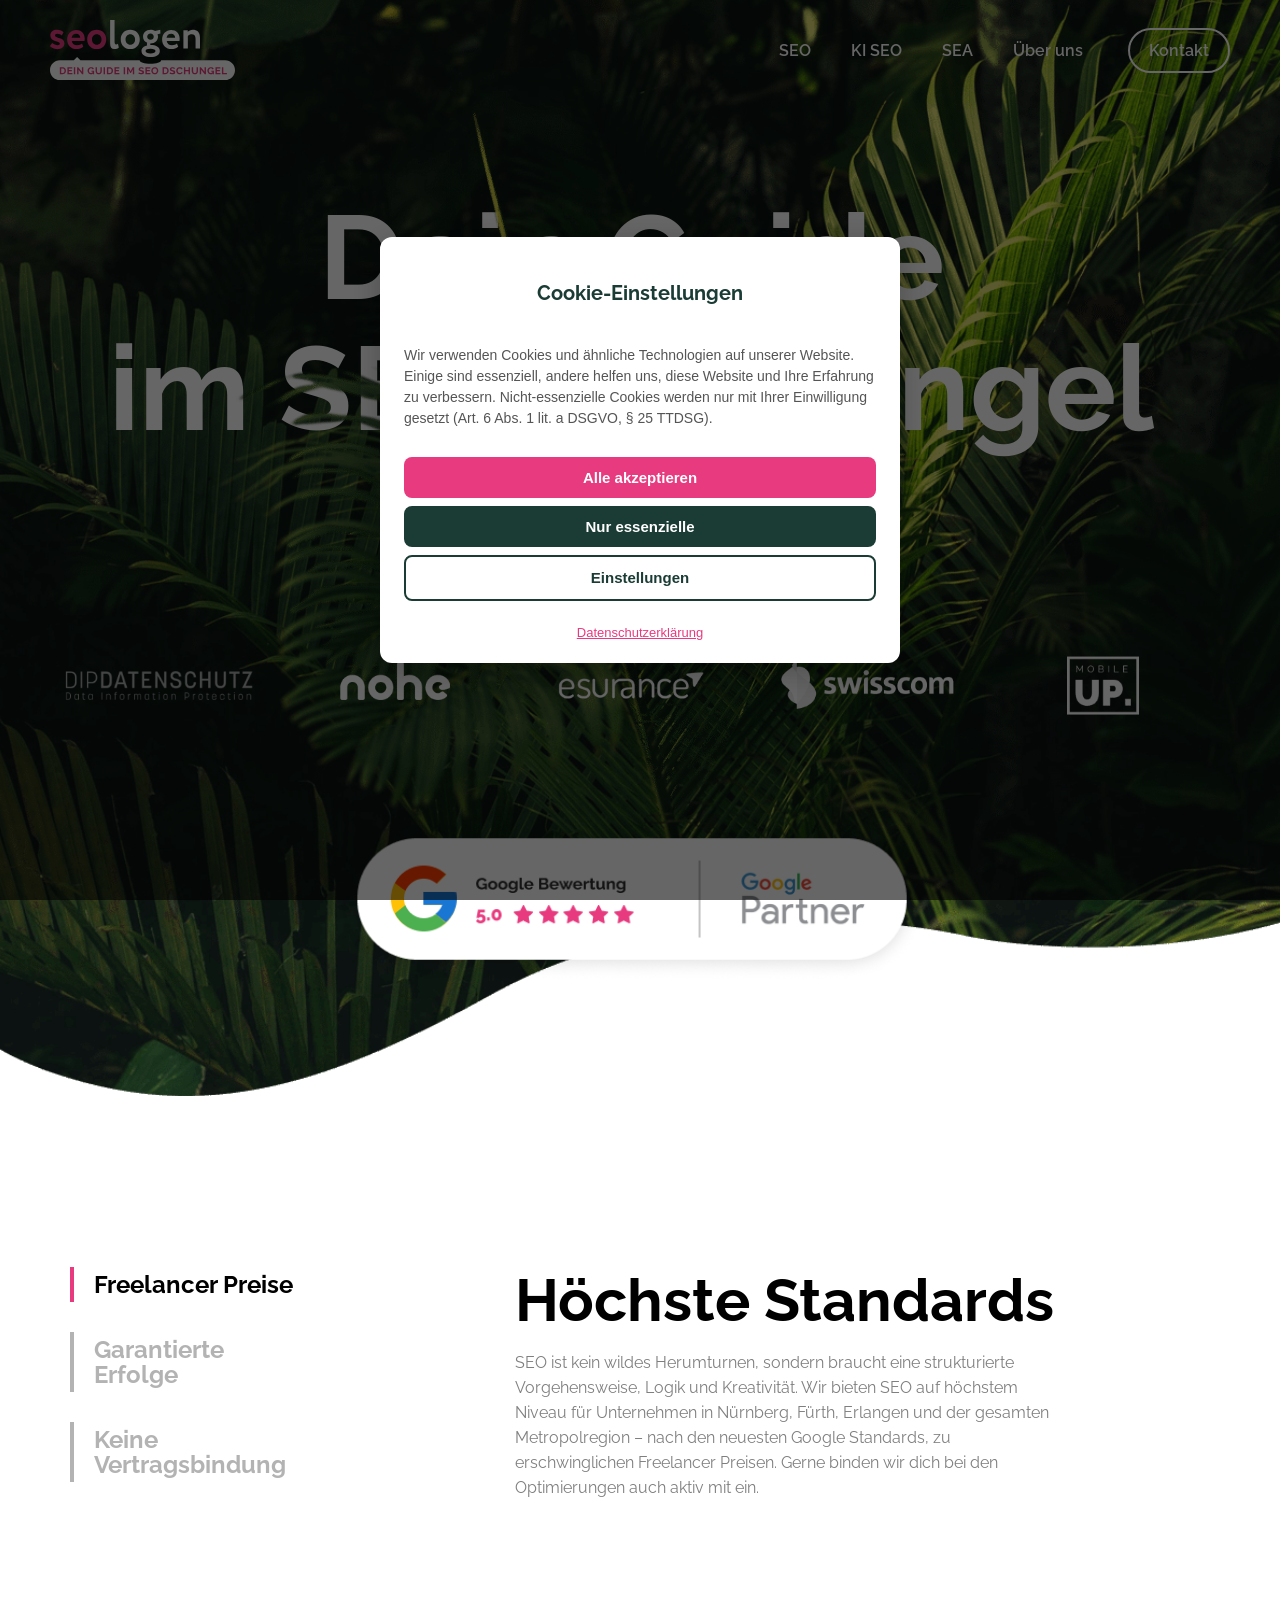
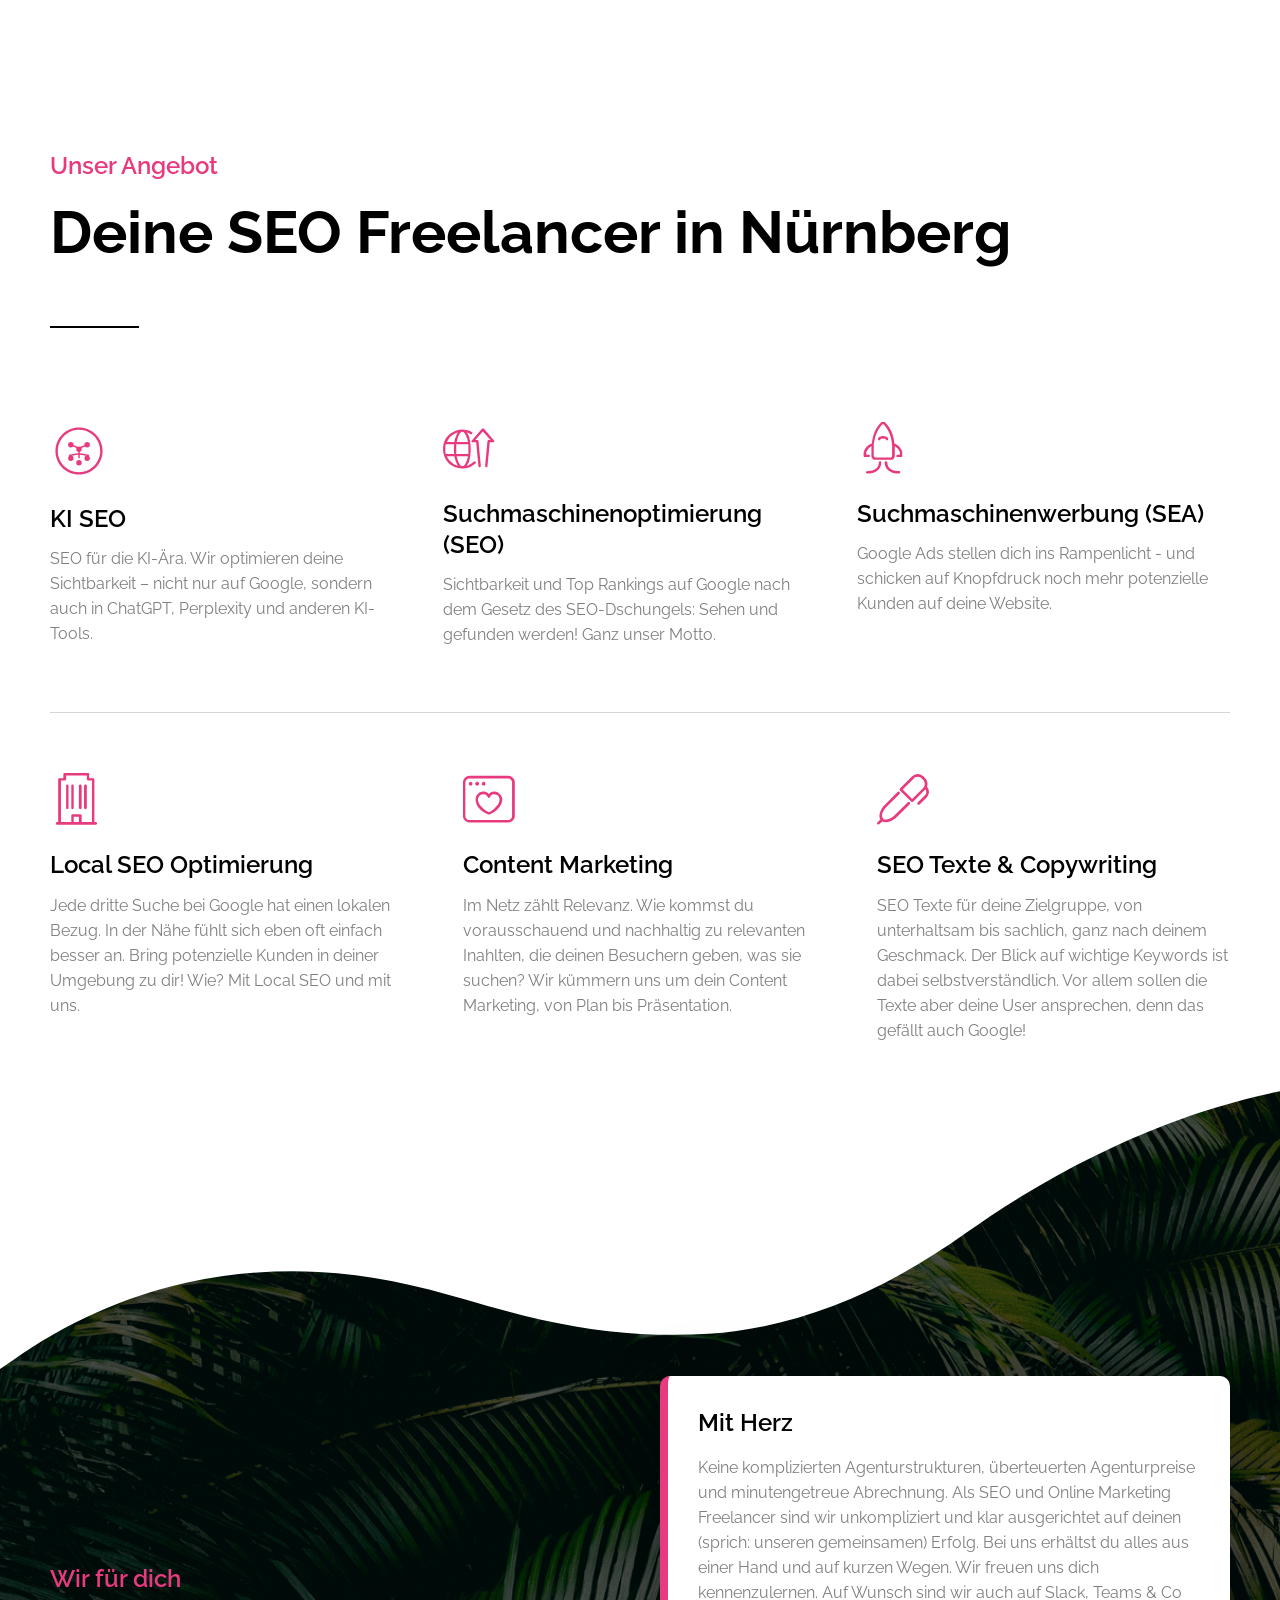
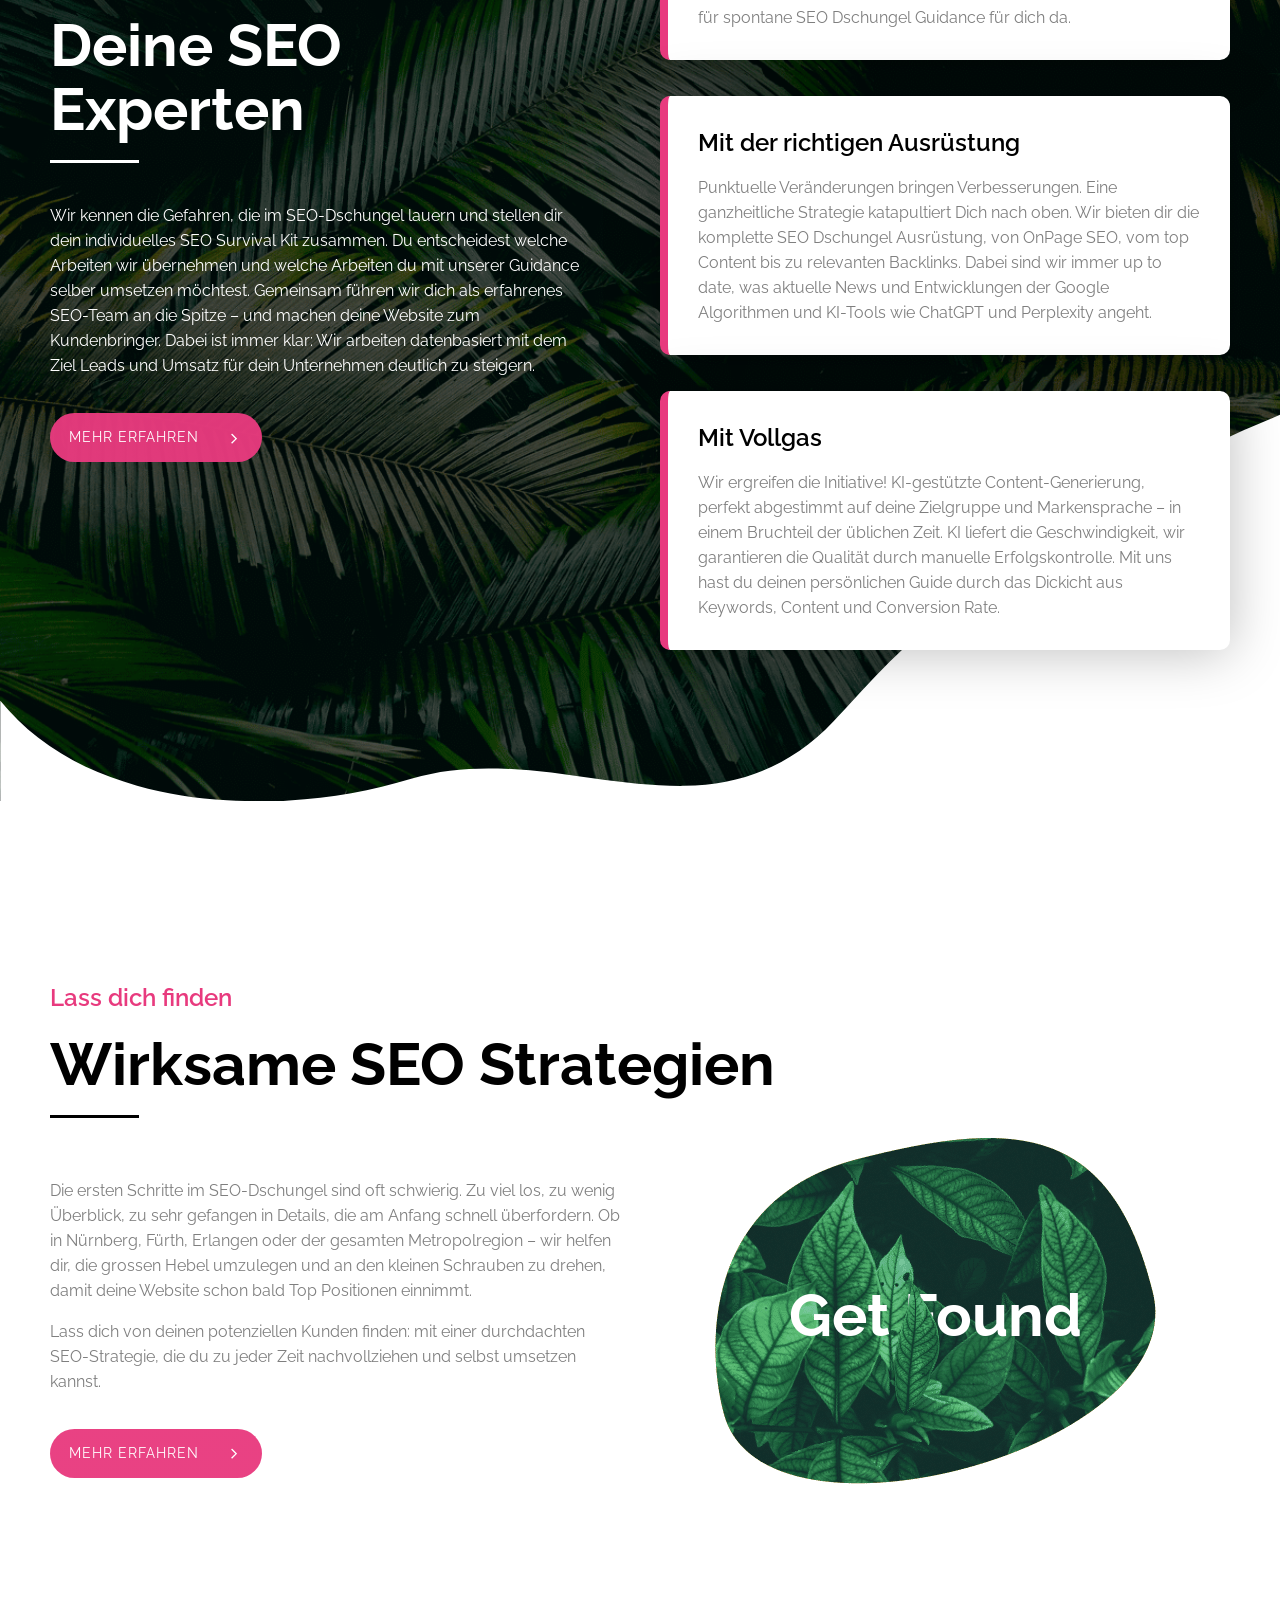
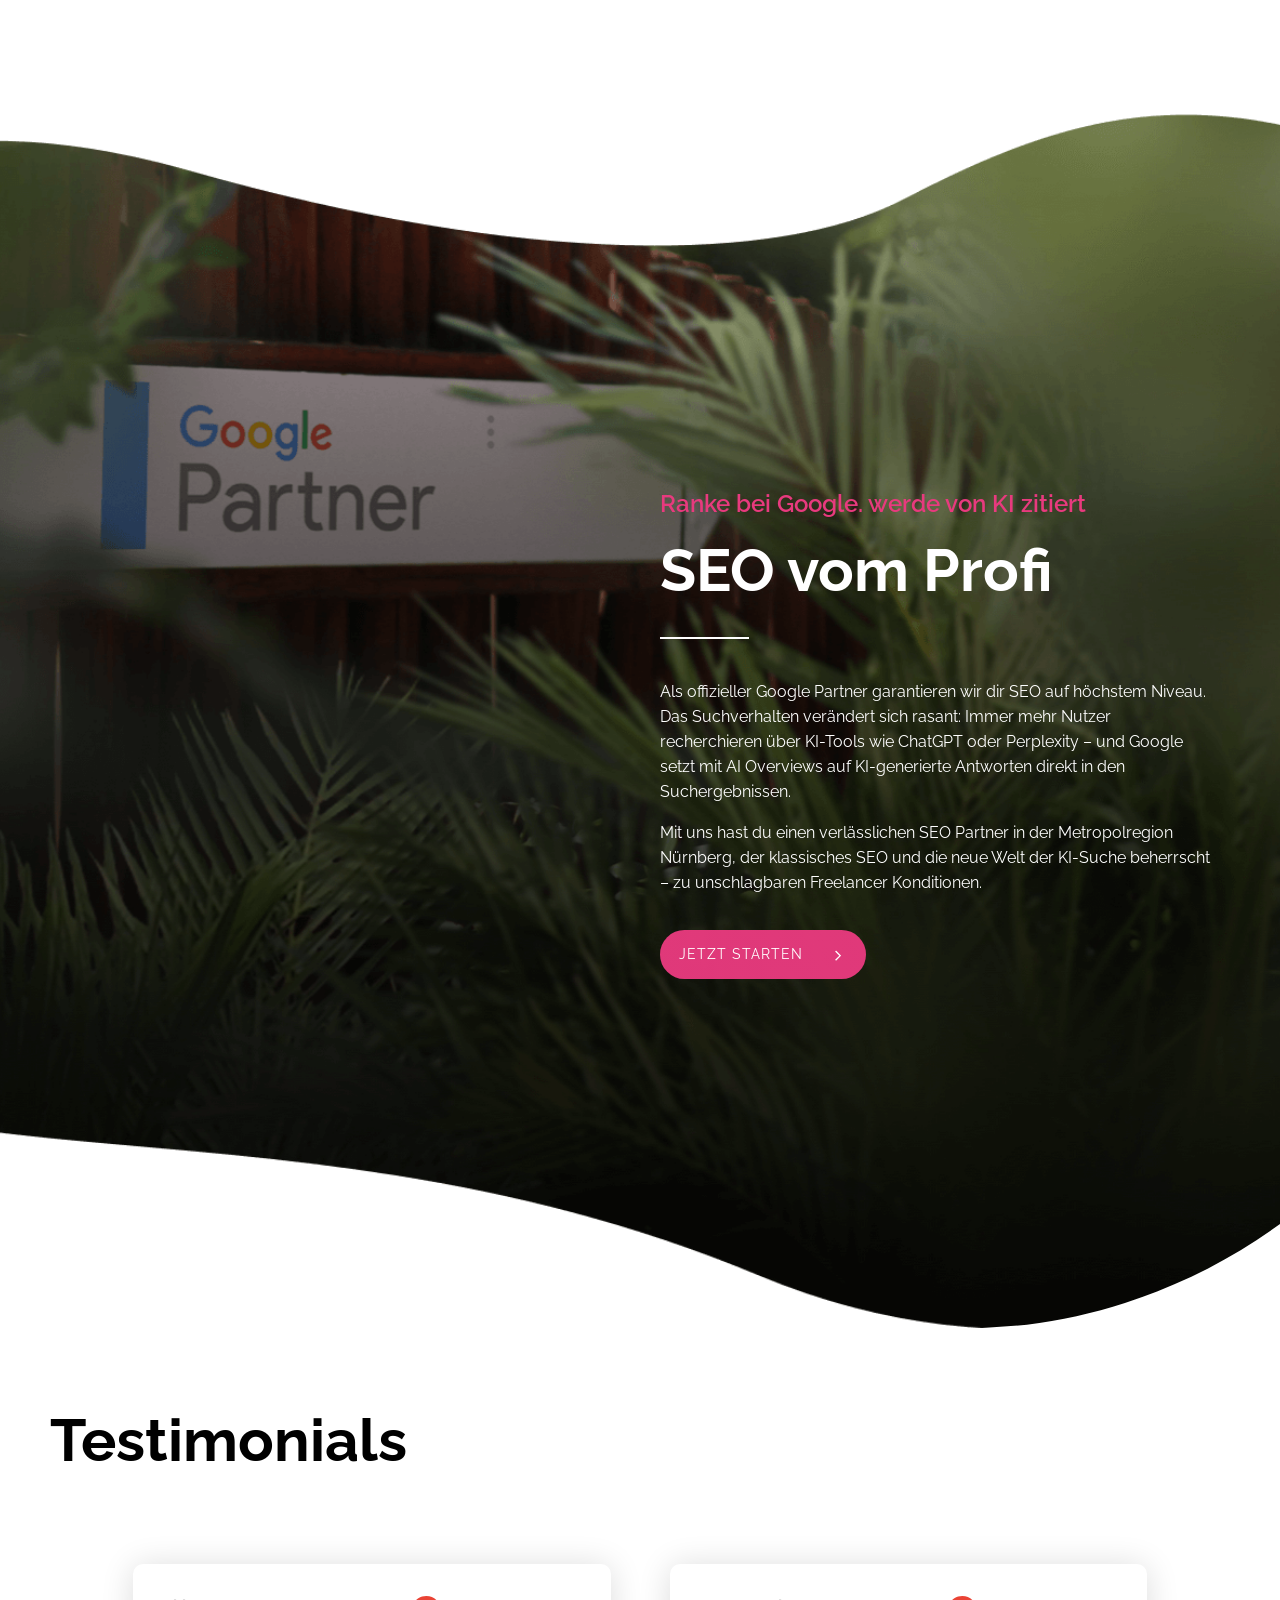
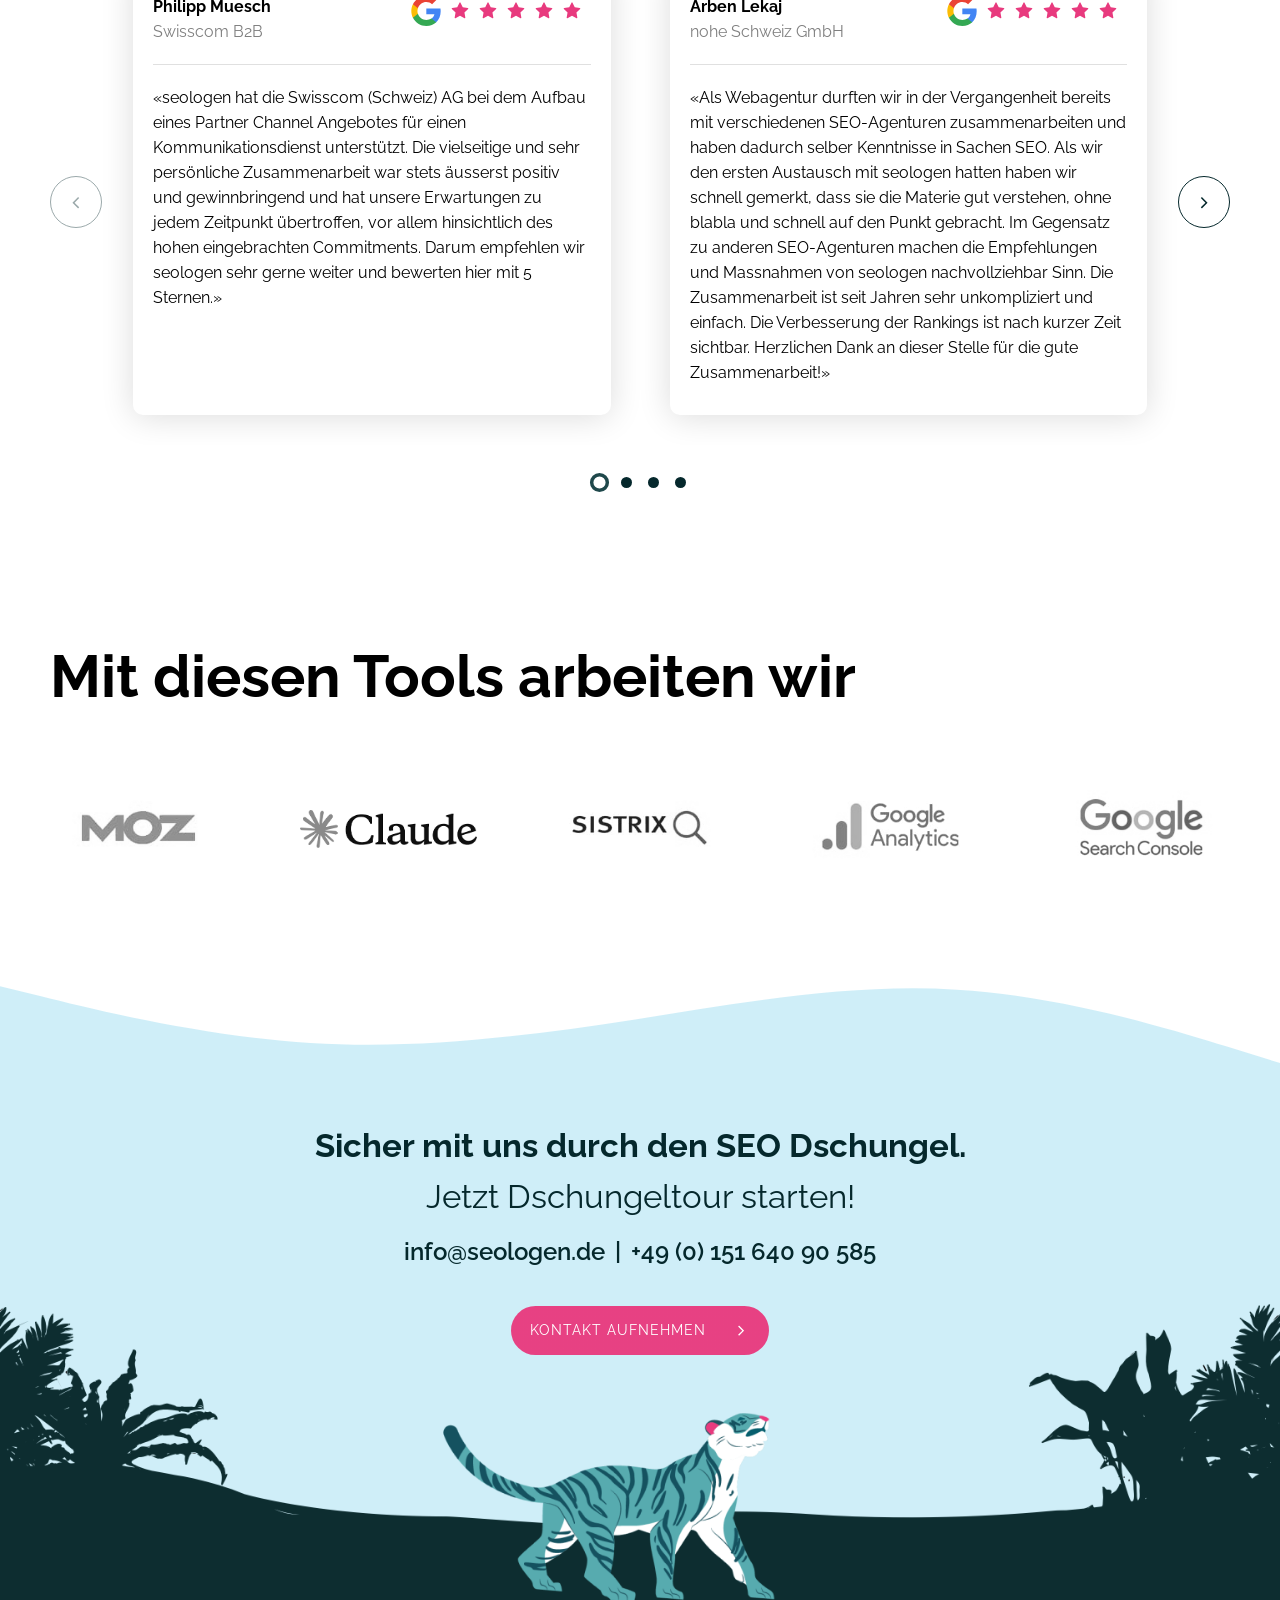
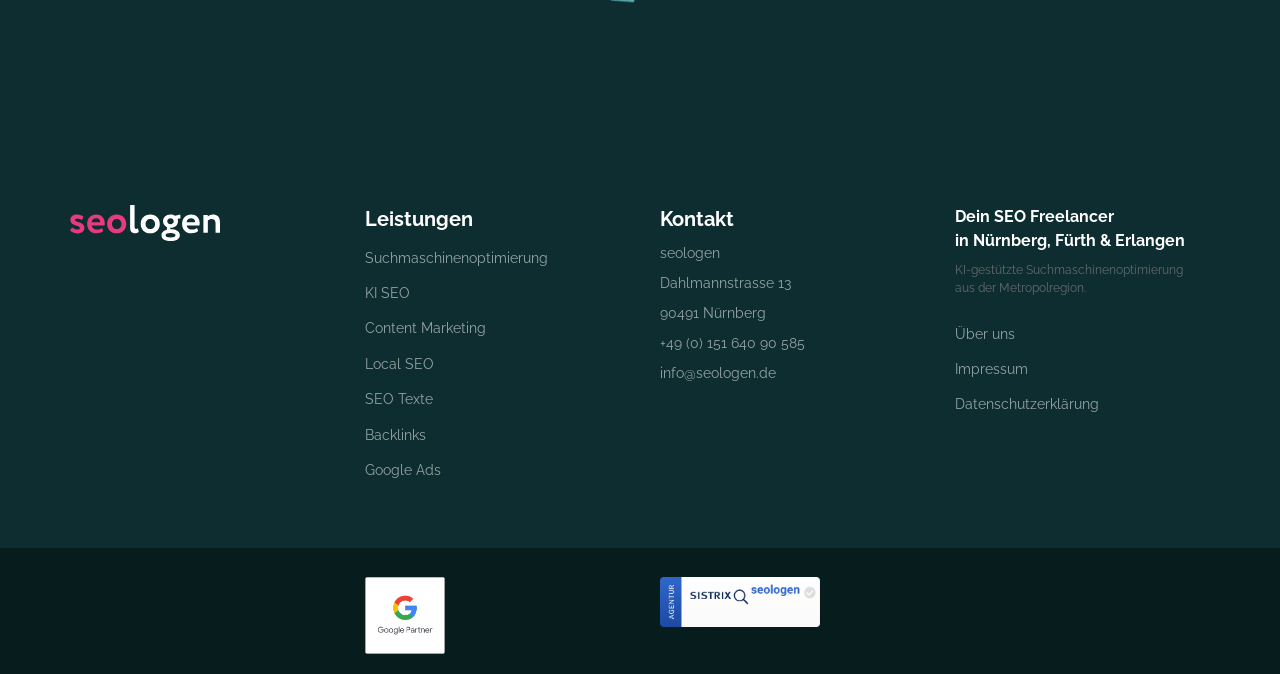
<file: index.html>
<!DOCTYPE html>
<html lang="de-DE" >
<head>
<script>if(location.pathname.endsWith("/index.html")){window.location.replace(location.pathname.slice(0,-10));}</script>
<meta charset="UTF-8">
<meta name="viewport" content="width=device-width, initial-scale=1.0">
<!-- WP_HEAD() START -->
<style id="local-fonts-css" type="text/css">
@font-face{font-family:'Raleway';font-style:normal;font-weight:400;font-display:swap;src:url('./wp-content/uploads/fonts/raleway-400.woff2') format('woff2')}
@font-face{font-family:'Raleway';font-style:normal;font-weight:600;font-display:swap;src:url('./wp-content/uploads/fonts/raleway-600.woff2') format('woff2')}
@font-face{font-family:'Raleway';font-style:normal;font-weight:700;font-display:swap;src:url('./wp-content/uploads/fonts/raleway-700.woff2') format('woff2')}
</style>

<meta name='robots' content='index, follow, max-image-preview:large, max-snippet:-1, max-video-preview:-1' />

	<title>SEO & SEA Freelancer Agentur Nürnberg | seologen</title><link rel="preload" data-rocket-preload as="image" href="./wp-content/uploads/2021/11/seologen-edited-seo-2-1.webp" fetchpriority="high">
	<meta name="description" content="SEO & SEA Freelancer Agentur aus Nürnberg ✅ 15 Jahre Erfahrung ✅ Google Ads & Content Marketing ✅ ►Jetzt unverbindlich beraten lassen" />
	<link rel="llms" href="/llms.txt" />
	<link rel="canonical" href="https://seologen.de/" />
	<meta property="og:locale" content="de_DE" />
	<meta property="og:type" content="website" />
	<meta property="og:image" content="https://seologen.de/wp-content/uploads/2021/11/seologen-seo-leistungen.webp" />
<meta property="og:image:width" content="1200" />
<meta property="og:image:height" content="630" />
<meta property="og:title" content="SEO & SEA Freelancer Agentur | seologen" />
	<meta property="og:description" content="SEO & SEA Freelancer Agentur aus Nürnberg ✓ 15 Jahre Erfahrung ✓ Google Ads ✓ Content Marketing. Jetzt kostenlos beraten lassen!" />
	<meta property="og:url" content="./" />
	<meta property="og:site_name" content="Seologen" />
	<meta property="article:modified_time" content="2022-01-18T13:26:03+00:00" />
	<script type="application/ld+json" class="yoast-schema-graph">{"@context":"https://schema.org","@graph":[{"@type":"WebPage","@id":"https://seologen.de/","url":"https://seologen.de/","name":"SEO SEA Freelancer Agentur | SEO Guide","isPartOf":{"@id":"https://seologen.de/#website"},"datePublished":"2021-08-06T09:30:37+00:00","dateModified":"2022-01-18T13:26:03+00:00","description":"Deine SEO & SEA Freelancer Agentur ✓ 100 % Expertenwissen ✓ Top Preis/Leistungsverhältnis ✓ Rankings mit Roaar ►","breadcrumb":{"@id":"https://seologen.de/#breadcrumb"},"inLanguage":"de-DE","potentialAction":[{"@type":"ReadAction","target":["https://seologen.de/"]}]},{"@type":"BreadcrumbList","@id":"https://seologen.de/#breadcrumb","itemListElement":[{"@type":"ListItem","position":1,"name":"Startseite"}]},{"@type":"WebSite","@id":"https://seologen.de/#website","url":"https://seologen.de/","name":"Seologen","description":"Dein Guide durch den SEO Dschungel","potentialAction":[{"@type":"SearchAction","target":{"@type":"EntryPoint","urlTemplate":"https://seologen.de/?s={search_term_string}"},"query-input":{"@type":"PropertyValueSpecification","valueRequired":true,"valueName":"search_term_string"}}],"inLanguage":"de-DE","publisher":{"@type":"Organization","name":"seologen","logo":{"@type":"ImageObject","url":"https://seologen.de/wp-content/uploads/2021/11/seologen-logo.svg"}}}]}</script>



<style id='wp-img-auto-sizes-contain-inline-css' type='text/css'>
html,body{overflow-x:hidden}img:is([sizes=auto i],[sizes^="auto," i]){contain-intrinsic-size:3000px 1500px}
/*# sourceURL=wp-img-auto-sizes-contain-inline-css */
</style>
<style id='wp-block-library-inline-css' type='text/css'>
:root{--wp-block-synced-color:#7a00df;--wp-block-synced-color--rgb:122,0,223;--wp-bound-block-color:var(--wp-block-synced-color);--wp-editor-canvas-background:#ddd;--wp-admin-theme-color:#007cba;--wp-admin-theme-color--rgb:0,124,186;--wp-admin-theme-color-darker-10:#006ba1;--wp-admin-theme-color-darker-10--rgb:0,107,160.5;--wp-admin-theme-color-darker-20:#005a87;--wp-admin-theme-color-darker-20--rgb:0,90,135;--wp-admin-border-width-focus:2px}@media (min-resolution:192dpi){:root{--wp-admin-border-width-focus:1.5px}}.wp-element-button{cursor:pointer}:root .has-very-light-gray-background-color{background-color:#eee}:root .has-very-dark-gray-background-color{background-color:#313131}:root .has-very-light-gray-color{color:#eee}:root .has-very-dark-gray-color{color:#313131}:root .has-vivid-green-cyan-to-vivid-cyan-blue-gradient-background{background:linear-gradient(135deg,#00d084,#0693e3)}:root .has-purple-crush-gradient-background{background:linear-gradient(135deg,#34e2e4,#4721fb 50%,#ab1dfe)}:root .has-hazy-dawn-gradient-background{background:linear-gradient(135deg,#faaca8,#dad0ec)}:root .has-subdued-olive-gradient-background{background:linear-gradient(135deg,#fafae1,#67a671)}:root .has-atomic-cream-gradient-background{background:linear-gradient(135deg,#fdd79a,#004a59)}:root .has-nightshade-gradient-background{background:linear-gradient(135deg,#330968,#31cdcf)}:root .has-midnight-gradient-background{background:linear-gradient(135deg,#020381,#2874fc)}:root{--wp--preset--font-size--normal:16px;--wp--preset--font-size--huge:42px}.has-regular-font-size{font-size:1em}.has-larger-font-size{font-size:2.625em}.has-normal-font-size{font-size:var(--wp--preset--font-size--normal)}.has-huge-font-size{font-size:var(--wp--preset--font-size--huge)}.has-text-align-center{text-align:center}.has-text-align-left{text-align:left}.has-text-align-right{text-align:right}.has-fit-text{white-space:nowrap!important}#end-resizable-editor-section{display:none}.aligncenter{clear:both}.items-justified-left{justify-content:flex-start}.items-justified-center{justify-content:center}.items-justified-right{justify-content:flex-end}.items-justified-space-between{justify-content:space-between}.screen-reader-text{border:0;clip-path:inset(50%);height:1px;margin:-1px;overflow:hidden;padding:0;position:absolute;width:1px;word-wrap:normal!important}.screen-reader-text:focus{background-color:#ddd;clip-path:none;color:#444;display:block;font-size:1em;height:auto;left:5px;line-height:normal;padding:15px 23px 14px;text-decoration:none;top:5px;width:auto;z-index:100000}html :where(.has-border-color){border-style:solid}html :where([style*=border-top-color]){border-top-style:solid}html :where([style*=border-right-color]){border-right-style:solid}html :where([style*=border-bottom-color]){border-bottom-style:solid}html :where([style*=border-left-color]){border-left-style:solid}html :where([style*=border-width]){border-style:solid}html :where([style*=border-top-width]){border-top-style:solid}html :where([style*=border-right-width]){border-right-style:solid}html :where([style*=border-bottom-width]){border-bottom-style:solid}html :where([style*=border-left-width]){border-left-style:solid}html :where(img[class*=wp-image-]){height:auto;max-width:100%}:where(figure){margin:0 0 1em}html :where(.is-position-sticky){--wp-admin--admin-bar--position-offset:var(--wp-admin--admin-bar--height,0px)}@media screen and (max-width:600px){html :where(.is-position-sticky){--wp-admin--admin-bar--position-offset:0px}}

/*# sourceURL=wp-block-library-inline-css */
</style><style id='global-styles-inline-css' type='text/css'>
:root{--wp--preset--aspect-ratio--square: 1;--wp--preset--aspect-ratio--4-3: 4/3;--wp--preset--aspect-ratio--3-4: 3/4;--wp--preset--aspect-ratio--3-2: 3/2;--wp--preset--aspect-ratio--2-3: 2/3;--wp--preset--aspect-ratio--16-9: 16/9;--wp--preset--aspect-ratio--9-16: 9/16;--wp--preset--color--black: #000000;--wp--preset--color--cyan-bluish-gray: #abb8c3;--wp--preset--color--white: #ffffff;--wp--preset--color--pale-pink: #f78da7;--wp--preset--color--vivid-red: #cf2e2e;--wp--preset--color--luminous-vivid-orange: #ff6900;--wp--preset--color--luminous-vivid-amber: #fcb900;--wp--preset--color--light-green-cyan: #7bdcb5;--wp--preset--color--vivid-green-cyan: #00d084;--wp--preset--color--pale-cyan-blue: #8ed1fc;--wp--preset--color--vivid-cyan-blue: #0693e3;--wp--preset--color--vivid-purple: #9b51e0;--wp--preset--gradient--vivid-cyan-blue-to-vivid-purple: linear-gradient(135deg,rgb(6,147,227) 0%,rgb(155,81,224) 100%);--wp--preset--gradient--light-green-cyan-to-vivid-green-cyan: linear-gradient(135deg,rgb(122,220,180) 0%,rgb(0,208,130) 100%);--wp--preset--gradient--luminous-vivid-amber-to-luminous-vivid-orange: linear-gradient(135deg,rgb(252,185,0) 0%,rgb(255,105,0) 100%);--wp--preset--gradient--luminous-vivid-orange-to-vivid-red: linear-gradient(135deg,rgb(255,105,0) 0%,rgb(207,46,46) 100%);--wp--preset--gradient--very-light-gray-to-cyan-bluish-gray: linear-gradient(135deg,rgb(238,238,238) 0%,rgb(169,184,195) 100%);--wp--preset--gradient--cool-to-warm-spectrum: linear-gradient(135deg,rgb(74,234,220) 0%,rgb(151,120,209) 20%,rgb(207,42,186) 40%,rgb(238,44,130) 60%,rgb(251,105,98) 80%,rgb(254,248,76) 100%);--wp--preset--gradient--blush-light-purple: linear-gradient(135deg,rgb(255,206,236) 0%,rgb(152,150,240) 100%);--wp--preset--gradient--blush-bordeaux: linear-gradient(135deg,rgb(254,205,165) 0%,rgb(254,45,45) 50%,rgb(107,0,62) 100%);--wp--preset--gradient--luminous-dusk: linear-gradient(135deg,rgb(255,203,112) 0%,rgb(199,81,192) 50%,rgb(65,88,208) 100%);--wp--preset--gradient--pale-ocean: linear-gradient(135deg,rgb(255,245,203) 0%,rgb(182,227,212) 50%,rgb(51,167,181) 100%);--wp--preset--gradient--electric-grass: linear-gradient(135deg,rgb(202,248,128) 0%,rgb(113,206,126) 100%);--wp--preset--gradient--midnight: linear-gradient(135deg,rgb(2,3,129) 0%,rgb(40,116,252) 100%);--wp--preset--font-size--small: 13px;--wp--preset--font-size--medium: 20px;--wp--preset--font-size--large: 36px;--wp--preset--font-size--x-large: 42px;--wp--preset--spacing--20: 0.44rem;--wp--preset--spacing--30: 0.67rem;--wp--preset--spacing--40: 1rem;--wp--preset--spacing--50: 1.5rem;--wp--preset--spacing--60: 2.25rem;--wp--preset--spacing--70: 3.38rem;--wp--preset--spacing--80: 5.06rem;--wp--preset--shadow--natural: 6px 6px 9px rgba(0, 0, 0, 0.2);--wp--preset--shadow--deep: 12px 12px 50px rgba(0, 0, 0, 0.4);--wp--preset--shadow--sharp: 6px 6px 0px rgba(0, 0, 0, 0.2);--wp--preset--shadow--outlined: 6px 6px 0px -3px rgb(255, 255, 255), 6px 6px rgb(0, 0, 0);--wp--preset--shadow--crisp: 6px 6px 0px rgb(0, 0, 0);}:where(.is-layout-flex){gap: 0.5em;}:where(.is-layout-grid){gap: 0.5em;}body .is-layout-flex{display: flex;}.is-layout-flex{flex-wrap: wrap;align-items: center;}.is-layout-flex > :is(*, div){margin: 0;}body .is-layout-grid{display: grid;}.is-layout-grid > :is(*, div){margin: 0;}:where(.wp-block-columns.is-layout-flex){gap: 2em;}:where(.wp-block-columns.is-layout-grid){gap: 2em;}:where(.wp-block-post-template.is-layout-flex){gap: 1.25em;}:where(.wp-block-post-template.is-layout-grid){gap: 1.25em;}.has-black-color{color: var(--wp--preset--color--black) !important;}.has-cyan-bluish-gray-color{color: var(--wp--preset--color--cyan-bluish-gray) !important;}.has-white-color{color: var(--wp--preset--color--white) !important;}.has-pale-pink-color{color: var(--wp--preset--color--pale-pink) !important;}.has-vivid-red-color{color: var(--wp--preset--color--vivid-red) !important;}.has-luminous-vivid-orange-color{color: var(--wp--preset--color--luminous-vivid-orange) !important;}.has-luminous-vivid-amber-color{color: var(--wp--preset--color--luminous-vivid-amber) !important;}.has-light-green-cyan-color{color: var(--wp--preset--color--light-green-cyan) !important;}.has-vivid-green-cyan-color{color: var(--wp--preset--color--vivid-green-cyan) !important;}.has-pale-cyan-blue-color{color: var(--wp--preset--color--pale-cyan-blue) !important;}.has-vivid-cyan-blue-color{color: var(--wp--preset--color--vivid-cyan-blue) !important;}.has-vivid-purple-color{color: var(--wp--preset--color--vivid-purple) !important;}.has-black-background-color{background-color: var(--wp--preset--color--black) !important;}.has-cyan-bluish-gray-background-color{background-color: var(--wp--preset--color--cyan-bluish-gray) !important;}.has-white-background-color{background-color: var(--wp--preset--color--white) !important;}.has-pale-pink-background-color{background-color: var(--wp--preset--color--pale-pink) !important;}.has-vivid-red-background-color{background-color: var(--wp--preset--color--vivid-red) !important;}.has-luminous-vivid-orange-background-color{background-color: var(--wp--preset--color--luminous-vivid-orange) !important;}.has-luminous-vivid-amber-background-color{background-color: var(--wp--preset--color--luminous-vivid-amber) !important;}.has-light-green-cyan-background-color{background-color: var(--wp--preset--color--light-green-cyan) !important;}.has-vivid-green-cyan-background-color{background-color: var(--wp--preset--color--vivid-green-cyan) !important;}.has-pale-cyan-blue-background-color{background-color: var(--wp--preset--color--pale-cyan-blue) !important;}.has-vivid-cyan-blue-background-color{background-color: var(--wp--preset--color--vivid-cyan-blue) !important;}.has-vivid-purple-background-color{background-color: var(--wp--preset--color--vivid-purple) !important;}.has-black-border-color{border-color: var(--wp--preset--color--black) !important;}.has-cyan-bluish-gray-border-color{border-color: var(--wp--preset--color--cyan-bluish-gray) !important;}.has-white-border-color{border-color: var(--wp--preset--color--white) !important;}.has-pale-pink-border-color{border-color: var(--wp--preset--color--pale-pink) !important;}.has-vivid-red-border-color{border-color: var(--wp--preset--color--vivid-red) !important;}.has-luminous-vivid-orange-border-color{border-color: var(--wp--preset--color--luminous-vivid-orange) !important;}.has-luminous-vivid-amber-border-color{border-color: var(--wp--preset--color--luminous-vivid-amber) !important;}.has-light-green-cyan-border-color{border-color: var(--wp--preset--color--light-green-cyan) !important;}.has-vivid-green-cyan-border-color{border-color: var(--wp--preset--color--vivid-green-cyan) !important;}.has-pale-cyan-blue-border-color{border-color: var(--wp--preset--color--pale-cyan-blue) !important;}.has-vivid-cyan-blue-border-color{border-color: var(--wp--preset--color--vivid-cyan-blue) !important;}.has-vivid-purple-border-color{border-color: var(--wp--preset--color--vivid-purple) !important;}.has-vivid-cyan-blue-to-vivid-purple-gradient-background{background: var(--wp--preset--gradient--vivid-cyan-blue-to-vivid-purple) !important;}.has-light-green-cyan-to-vivid-green-cyan-gradient-background{background: var(--wp--preset--gradient--light-green-cyan-to-vivid-green-cyan) !important;}.has-luminous-vivid-amber-to-luminous-vivid-orange-gradient-background{background: var(--wp--preset--gradient--luminous-vivid-amber-to-luminous-vivid-orange) !important;}.has-luminous-vivid-orange-to-vivid-red-gradient-background{background: var(--wp--preset--gradient--luminous-vivid-orange-to-vivid-red) !important;}.has-very-light-gray-to-cyan-bluish-gray-gradient-background{background: var(--wp--preset--gradient--very-light-gray-to-cyan-bluish-gray) !important;}.has-cool-to-warm-spectrum-gradient-background{background: var(--wp--preset--gradient--cool-to-warm-spectrum) !important;}.has-blush-light-purple-gradient-background{background: var(--wp--preset--gradient--blush-light-purple) !important;}.has-blush-bordeaux-gradient-background{background: var(--wp--preset--gradient--blush-bordeaux) !important;}.has-luminous-dusk-gradient-background{background: var(--wp--preset--gradient--luminous-dusk) !important;}.has-pale-ocean-gradient-background{background: var(--wp--preset--gradient--pale-ocean) !important;}.has-electric-grass-gradient-background{background: var(--wp--preset--gradient--electric-grass) !important;}.has-midnight-gradient-background{background: var(--wp--preset--gradient--midnight) !important;}.has-small-font-size{font-size: var(--wp--preset--font-size--small) !important;}.has-medium-font-size{font-size: var(--wp--preset--font-size--medium) !important;}.has-large-font-size{font-size: var(--wp--preset--font-size--large) !important;}.has-x-large-font-size{font-size: var(--wp--preset--font-size--x-large) !important;}
/*# sourceURL=global-styles-inline-css */
</style>

<style id='classic-theme-styles-inline-css' type='text/css'>
/*! This file is auto-generated */
.wp-block-button__link{color:#fff;background-color:#32373c;border-radius:9999px;box-shadow:none;text-decoration:none;padding:calc(.667em + 2px) calc(1.333em + 2px);font-size:1.125em}.wp-block-file__button{background:#32373c;color:#fff;text-decoration:none}
/*# sourceURL=/wp-includes/css/classic-themes.min.css */
</style>
<link data-minify="1" rel='stylesheet' id='oxygen-css' href='./wp-content/cache/min/1/wp-content/plugins/oxygen/component-framework/oxygen.css?ver=1736198742' type='text/css' media='all' />
<style id='rocket-lazyload-inline-css' type='text/css'>
.rll-youtube-player{position:relative;padding-bottom:56.23%;height:0;overflow:hidden;max-width:100%;}.rll-youtube-player:focus-within{outline: 2px solid currentColor;outline-offset: 5px;}.rll-youtube-player iframe{position:absolute;top:0;left:0;width:100%;height:100%;z-index:100;background:0 0}.rll-youtube-player img{bottom:0;display:block;left:0;margin:auto;max-width:100%;width:100%;position:absolute;right:0;top:0;border:none;height:auto;-webkit-transition:.4s all;-moz-transition:.4s all;transition:.4s all}.rll-youtube-player img:hover{-webkit-filter:brightness(75%)}.rll-youtube-player .play{height:100%;width:100%;left:0;top:0;position:absolute;background:var(--wpr-bg-e21cd09f-5414-4c55-8a21-37e8f43cd7a0) no-repeat center;background-color: transparent !important;cursor:pointer;border:none;}
/*# sourceURL=rocket-lazyload-inline-css */
</style>
<script type="text/javascript" src="./wp-includes/js/jquery/jquery.min.js?ver=3.7.1" id="jquery-core-js"></script>

<link rel='shortlink' href='./' />
<!-- start Simple Custom CSS and JS -->
<script type="text/javascript">
document.addEventListener("DOMContentLoaded", function() {
  var lazyBackgrounds = [].slice.call(document.querySelectorAll(".lazy-bg"));

  if ("IntersectionObserver" in window && "IntersectionObserverEntry" in window && "intersectionRatio" in window.IntersectionObserverEntry.prototype) {
    let lazyBackgroundObserver = new IntersectionObserver(function(entries, observer) {
      entries.forEach(function(entry) {
        if (entry.isIntersecting) {
          entry.target.classList.add("bg-visible");
          lazyBackgroundObserver.unobserve(entry.target);
        }
      });
    });

    lazyBackgrounds.forEach(function(lazyBackground) {
      lazyBackgroundObserver.observe(lazyBackground);
    });
  }
});</script>
<!-- end Simple Custom CSS and JS -->
<!-- start Simple Custom CSS and JS -->
<script type="text/javascript">
jQuery(window).on('load',function(){
          
       jQuery('#section-237-40').mousemove(function(e) {


            var wx = jQuery(window).width();
            var wy = jQuery(window).height();

            var x = e.pageX - this.offsetLeft;
            var y = e.pageY - this.offsetTop;

            var newx = x - wx / 2;
            var newy = y - wy / 2;

            //jQuery('span').text(newx + ", " + newy);

            jQuery('.deep-hero-effect-div').each(function(i) {
                if(jQuery(this).index()==0){
                jQuery(this).attr('data-speed','0.02');
				} else  if(jQuery(this).index()==1){
 				jQuery(this).attr('data-speed','0.01');
                } else  if(jQuery(this).index()==2){
 				jQuery(this).attr('data-speed','0.02');

				} 
                var speed = jQuery(this).attr('data-speed');
                if (jQuery(this).attr('data-revert')) speed *= -1;
                TweenMax.to(jQuery(this), 1, {
                    x: (1 - newx * speed),
                    y: (1 - newy * speed)
                });

            });

        });

});</script>
<!-- end Simple Custom CSS and JS -->

 <script data-minify="1" src="./wp-content/cache/min/1/ajax/libs/gsap/1.18.4/TweenMax.min.js?ver=1736198743"></script><!-- end Simple Custom CSS and JS -->
<!-- start Simple Custom CSS and JS -->
<style type="text/css">
.custom-cursor {
  cursor: pointer;
}
/* Hide dropdown icons - menu is flat */
.oxy-pro-menu-dropdown-icon, .oxy-pro-menu-dropdown-icon-click-area { display: none !important; }
.oxy-nav-menu-dropdown-arrow .menu-item > a::after { display: none !important; }
/* Sticky header visibility */
.oxy-header-wrapper .oxygen-only-show-in-overlay.oxy-header-row { position: relative !important; z-index: 100 !important; pointer-events: none !important; }
.oxy-header-wrapper .oxygen-only-show-in-overlay.oxy-header-row a,
.oxy-header-wrapper .oxygen-only-show-in-overlay.oxy-header-row button,
.oxy-header-wrapper .oxygen-only-show-in-overlay.oxy-header-row svg,
.oxy-header-wrapper .oxygen-only-show-in-overlay.oxy-header-row img,
.oxy-header-wrapper .oxygen-only-show-in-overlay.oxy-header-row .oxy-header-right { pointer-events: auto !important; }
.oxy-header-wrapper .oxygen-hide-in-sticky { display: block; }
.oxy-header-wrapper .oxygen-show-in-sticky-only { display: none; }
.oxy-header-wrapper.oxy-sticky-header-active .oxygen-hide-in-sticky,
.oxy-header-wrapper.oxy-sticky-header-active .oxygen-only-show-in-overlay { display: none !important; }
.oxy-header-wrapper.oxy-sticky-header-active .oxygen-show-in-sticky-only,
.oxy-header-wrapper.oxy-sticky-header-active .oxygen-hide-in-overlay { display: block !important; }
/* Hide all dropdown/submenu artifacts */
.sub-menu { display: none !important; }
.oxy-pro-menu-dropdown-icon, .oxy-pro-menu-dropdown-icon-click-area { display: none !important; }
.oxy-nav-menu-dropdown-arrow .menu-item > a::after { display: none !important; }
/* Fix DIP dark logo on dark slider background */
#image-1055-40 { filter: brightness(0) invert(1); opacity: 0.7; }

/* Hide Mehr erfahren buttons in service grid */
#section-246-40 .oxel_icon_text_button__container { display: none; }
/* KI SEO card in service grid */
#div_block-ki-seo-40 { width: 33.33% !important; padding-right: 40px; padding-left: 0; border-width: 0; }
#div_block-ki-seo-40:after { content: ""; }
#fancy_icon-ki-seo-40 { color: #e83a7e !important; }
#fancy_icon-ki-seo-40 > svg { width: 58px !important; height: 58px !important; }
#headline-ki-seo-40 { margin-top: 23px !important; margin-bottom: 12px !important; color: #000 !important; }
#headline-ki-seo-40 a { color: #000 !important; }
#text_block-ki-seo-40 { margin-bottom: 25px !important; }
@media (max-width: 991px) {
  #div_block-ki-seo-40 { width: 100%; padding-right: 0; }
}
</style>
<!-- end Simple Custom CSS and JS -->
<link rel="icon" href="./wp-content/uploads/2021/08/cropped-favicon3-32x32.png" sizes="32x32" />
<link rel="icon" href="./wp-content/uploads/2021/08/cropped-favicon3-192x192.png" sizes="192x192" />
<link rel="apple-touch-icon" href="./wp-content/uploads/2021/08/cropped-favicon3-180x180.png" />
<meta name="msapplication-TileImage" content="./wp-content/uploads/2021/08/cropped-favicon3-270x270.png" />
<link data-minify="1" rel='stylesheet' id='oxygen-cache-169-css' href='./wp-content/cache/min/1/wp-content/uploads/oxygen/css/169.css?ver=1736198742&wpr_t=1769801079' type='text/css' media='all' />
<link data-minify="1" rel='stylesheet' id='oxygen-cache-40-css' href='./wp-content/cache/min/1/wp-content/uploads/oxygen/css/40.css?ver=1736198742&wpr_t=1769801079' type='text/css' media='all' />
<link data-minify="1" rel='stylesheet' id='oxygen-universal-styles-css' href='./wp-content/cache/min/1/wp-content/uploads/oxygen/css/universal.css?ver=1736198742&wpr_t=1769801079' type='text/css' media='all' />
<noscript><style id="rocket-lazyload-nojs-css">.rll-youtube-player, [data-lazy-src]{display:none !important;}</style></noscript><!-- END OF WP_HEAD() -->
<link data-minify="1" rel='stylesheet' id='oxygen-aos-css' href='./wp-content/cache/min/1/wp-content/plugins/oxygen/component-framework/vendor/aos/aos.css?ver=1736198742' type='text/css' media='all' />
<style id="rocket-lazyrender-inline-css">[data-wpr-lazyrender] {content-visibility: auto;}</style><style id="wpr-lazyload-bg-container"></style><style id="wpr-lazyload-bg-exclusion">#section-237-40{--wpr-bg-6bea0692-8f64-4a74-a9a2-6966125bbb57: url('./wp-content/uploads/2021/11/seologen-edited-seo-2-1.webp');}</style>
<noscript>
<style id="wpr-lazyload-bg-nostyle">#section-111-32{--wpr-bg-c2690866-6e26-431e-b788-377ac93d285a: url('./wp-content/uploads/2021/11/footer-laptop2.webp');}#section-111-32{--wpr-bg-5baad658-9e3f-4b45-bc11-43f208e7989e: url('./wp-content/uploads/2021/11/footer-laptop2.webp');}#section-111-32{--wpr-bg-995a97fa-41eb-44fb-9052-4557dea16965: url('./wp-content/uploads/2021/11/footer-tiger-tablet-new2.webp');}#section-111-32{--wpr-bg-94c79480-d097-4980-af24-1019e9b8158b: url('./wp-content/uploads/2021/11/footer-tiger-mobile-new2.webp');}#section-294-40{--wpr-bg-d06e8a8b-4843-4df0-94ba-4a7f5621f0f9: url('./wp-content/uploads/2021/11/yoal-desurmont-jqgs-m-3-b-9-fpo-unsplash-1-1-1.webp');}#section-92-2{--wpr-bg-7d6bd324-2c14-401b-b96d-8d9e255d728c: url('./wp-content/uploads/2021/11/google-partner-background-curved-_1_-1.webp');}#section-92-2{--wpr-bg-5d682720-704a-42b0-b0a3-4c70f6ef26f7: url('./wp-content/uploads/2021/11/google-partner-mobile2-1.webp');}#section-308-40{--wpr-bg-f0993c5c-1553-409d-830a-571ed924ac8b: url('./wp-content/uploads/2021/11/header-mobile-1.webp');}.oxy-pro-menu .oxy-pro-menu-off-canvas-container,.oxy-pro-menu .oxy-pro-menu-open-container{--wpr-bg-344dd0a9-8f70-4a5e-acc8-07c516785ba0: url('./wp-content/cache/min/1/wp-content/uploads/oxygen/css/');}.oxel_icon_button__container:hover{--wpr-bg-b4393afa-5aeb-4e5d-a07b-83afd7b127c7: url('./wp-content/uploads/2021/10/button-background.webp');}.oxel_icon_button__container{--wpr-bg-02bb9712-952b-4311-8680-2e12903a620c: url('./wp-content/uploads/2021/10/button-background.webp');}.hero-subpage{--wpr-bg-a651d401-6908-4c26-8edd-7e7f54d95099: url('./wp-content/uploads/2021/11/seo-header.webp');}.onecolumn-shape-section{--wpr-bg-a43b428b-ff0f-4c44-b902-5545b70d8498: url('./wp-content/uploads/2021/11/background-texture-right-big2-1.webp');}.onecolumn-shape-section{--wpr-bg-941288b1-27ef-42d1-b011-a1775002e79b: url('./wp-content/uploads/2021/11/shape-full.webp');}.onecolumn-shape-section{--wpr-bg-64140905-5082-4211-b1ef-d7f9282a6aa4: url('./wp-content/uploads/2021/11/mobile-texture-right.webp');}.background-shapeleaves{--wpr-bg-c41f8af5-a66b-4cae-9dcf-42b374c3d295: url('./wp-content/uploads/2021/11/background-blurb-big-_1_.webp');}.background-shapeleaves{--wpr-bg-4a3bbf1b-ca22-47e4-b348-d8778cb83627: url('./wp-content/uploads/2021/11/blurb-mobile-background.webp');}.background-shapeleaves{--wpr-bg-24590ede-0575-45f2-9788-267b503d882c: url('./wp-content/uploads/2021/11/blurb-mobile-background.webp');}.showcase-slider-section{--wpr-bg-e381b452-41e5-41e6-8242-1ed8afa7e4cf: url('./wp-content/uploads/2021/11/background-slider-_1_.webp');}.text-accordion-shape-section{--wpr-bg-37902154-3a1e-4fad-988c-e090a816e79f: url('./wp-content/uploads/2021/11/shape-full.webp');}.masked-copy{--wpr-bg-ebacde89-1a84-4aec-9323-f37da7f6a8bf: url('./wp-content/uploads/2021/11/background-seo-sea.webp');}.twocolumns-shape-section{--wpr-bg-450178e7-06fc-4db7-9bfb-85b8e4bf8ca6: url('./wp-content/uploads/2021/11/background-texture-right-big2-1.webp');}.twocolumns-shape-section{--wpr-bg-71d99dc4-3aa7-4b3f-9e72-34c986ae323e: url('./wp-content/uploads/2021/11/shape-full.webp');}.twocolumns-shape-section{--wpr-bg-6f7f2898-f8a8-49fb-9a5d-8f5af2ff1ad8: url('./wp-content/uploads/2021/11/mobile-texture-right.webp');}.oxel_flipbox__front{--wpr-bg-e74785da-4c23-46d8-b720-0b936efe042c: url('http://elements.oxy.host/wp-content/uploads/sites/52/2020/07/atmosphere-blue-cloud-clouds-601798.jpg');}.ausblick-section{--wpr-bg-49aad8ef-b7f3-4408-829a-74f24111fe52: url('./wp-content/uploads/2021/11/background-ausblick-_1_.webp');}.ausblick-section{--wpr-bg-77f69ae7-b560-4aa1-90ab-85b0c5460ed9: url('./wp-content/uploads/2021/11/ausblick-mobile-1.webp');}.ausblick-section{--wpr-bg-cfc803bd-affd-4d65-a922-8d2be1f4753a: url('./wp-content/uploads/2021/10/ausblick-mobile-1.png');}.ausblick-section{--wpr-bg-c6fbe11c-8412-4bbe-9633-097b4d75ad00: url('./wp-content/uploads/2021/11/ausblick-mobile-3.webp');}.ausblick-section{--wpr-bg-c9da97b8-4299-4f84-b063-db840799e280: url('./wp-content/uploads/2021/11/background-ausblick2-1.webp');}.tabs-contents-8807-tab{--wpr-bg-b1f7664b-bde3-4bc4-9125-4a9cc53eeda3: url('./wp-content/uploads/2021/11/combined-shape.webp');}.tabs-contents-8807-tab{--wpr-bg-466f1afd-aab4-46ff-83b1-bf60ac50dc1f: url('./wp-content/uploads/2021/11/combined-shape-1.webp');}.tabs-contents-8807-tab{--wpr-bg-164e8eff-c2f3-4fe0-87c2-997c375cdd3f: url('./wp-content/uploads/2021/11/combined-shape-1.webp');}.background-animals{--wpr-bg-86d42d77-d184-4900-a6bb-6a4beb5ca62e: url('./wp-content/uploads/2021/11/yoal-desurmont-jqgs-m-3-b-9-fpo-unsplash-1-1-1.webp');}.background-animals{--wpr-bg-ea2e5f53-2e08-4e0c-83d8-d45debc9b1f3: url('./wp-content/uploads/2021/11/background-animals-mobile.webp');}.ranking-background{--wpr-bg-a1a53c33-0b23-4bc4-9f7d-0d54a339f144: url('./wp-content/uploads/2021/11/ranking-background-1.webp');}.hero-blog{--wpr-bg-aaf4e033-dc4a-427b-93ef-bd9256550a9e: url('./wp-content/uploads/2021/11/seo-header.webp');}#section-308-40.bg-visible{--wpr-bg-441e1383-77ad-4685-850b-7730e5fc0d7f: url('./wp-content/uploads/2021/11/header-mobile-1.webp');}#section-294-40.bg-visible{--wpr-bg-f2d7fe6a-9aaf-4f88-ad86-aed0741961d8: url('./wp-content/uploads/2021/11/background-animals-mobile.webp');}.footer-tiger{--wpr-bg-0557a4ea-ba28-474e-956c-539cec369212: url('./wp-content/uploads/2021/11/Footer-Shapes-Tiger-groesser_1x-1.webp');}.piotnetforms-button{--wpr-bg-5d9a9dec-04bf-40a4-8e24-303f91aa533a: url('https://seologen.de/wp-content/uploads/2021/10/button-background.webp');}.piotnetforms-button:hover{--wpr-bg-9b7db1a6-01ed-42fa-a0f0-1f0683d1b09a: url('https://seologen.de/wp-content/uploads/2021/10/button-background.webp');}.rll-youtube-player .play{--wpr-bg-e21cd09f-5414-4c55-8a21-37e8f43cd7a0: url('./wp-content/plugins/wp-rocket/assets/img/youtube.png');}</style>
</noscript>
<script type="application/javascript">const rocket_pairs = [{"selector":"#section-111-32","style":"#section-111-32{--wpr-bg-c2690866-6e26-431e-b788-377ac93d285a: url('https:\/\/.\/wp-content\/uploads\/2021\/11\/footer-laptop2.webp');}","hash":"c2690866-6e26-431e-b788-377ac93d285a","url":"https:\/\/.\/wp-content\/uploads\/2021\/11\/footer-laptop2.webp"},{"selector":"#section-111-32","style":"#section-111-32{--wpr-bg-5baad658-9e3f-4b45-bc11-43f208e7989e: url('https:\/\/.\/wp-content\/uploads\/2021\/11\/footer-laptop2.webp');}","hash":"5baad658-9e3f-4b45-bc11-43f208e7989e","url":"https:\/\/.\/wp-content\/uploads\/2021\/11\/footer-laptop2.webp"},{"selector":"#section-111-32","style":"#section-111-32{--wpr-bg-995a97fa-41eb-44fb-9052-4557dea16965: url('https:\/\/.\/wp-content\/uploads\/2021\/11\/footer-tiger-tablet-new2.webp');}","hash":"995a97fa-41eb-44fb-9052-4557dea16965","url":"https:\/\/.\/wp-content\/uploads\/2021\/11\/footer-tiger-tablet-new2.webp"},{"selector":"#section-111-32","style":"#section-111-32{--wpr-bg-94c79480-d097-4980-af24-1019e9b8158b: url('https:\/\/.\/wp-content\/uploads\/2021\/11\/footer-tiger-mobile-new2.webp');}","hash":"94c79480-d097-4980-af24-1019e9b8158b","url":"https:\/\/.\/wp-content\/uploads\/2021\/11\/footer-tiger-mobile-new2.webp"},{"selector":"#section-294-40","style":"#section-294-40{--wpr-bg-d06e8a8b-4843-4df0-94ba-4a7f5621f0f9: url('https:\/\/.\/wp-content\/uploads\/2021\/11\/yoal-desurmont-jqgs-m-3-b-9-fpo-unsplash-1-1-1.webp');}","hash":"d06e8a8b-4843-4df0-94ba-4a7f5621f0f9","url":"https:\/\/.\/wp-content\/uploads\/2021\/11\/yoal-desurmont-jqgs-m-3-b-9-fpo-unsplash-1-1-1.webp"},{"selector":"#section-92-2","style":"#section-92-2{--wpr-bg-7d6bd324-2c14-401b-b96d-8d9e255d728c: url('https:\/\/.\/wp-content\/uploads\/2021\/11\/google-partner-background-curved-_1_-1.webp');}","hash":"7d6bd324-2c14-401b-b96d-8d9e255d728c","url":"https:\/\/.\/wp-content\/uploads\/2021\/11\/google-partner-background-curved-_1_-1.webp"},{"selector":"#section-92-2","style":"#section-92-2{--wpr-bg-5d682720-704a-42b0-b0a3-4c70f6ef26f7: url('https:\/\/.\/wp-content\/uploads\/2021\/11\/google-partner-mobile2-1.webp');}","hash":"5d682720-704a-42b0-b0a3-4c70f6ef26f7","url":"https:\/\/.\/wp-content\/uploads\/2021\/11\/google-partner-mobile2-1.webp"},{"selector":"#section-308-40","style":"#section-308-40{--wpr-bg-f0993c5c-1553-409d-830a-571ed924ac8b: url('https:\/\/.\/wp-content\/uploads\/2021\/11\/header-mobile-1.webp');}","hash":"f0993c5c-1553-409d-830a-571ed924ac8b","url":"https:\/\/.\/wp-content\/uploads\/2021\/11\/header-mobile-1.webp"},{"selector":".oxy-pro-menu .oxy-pro-menu-off-canvas-container,.oxy-pro-menu .oxy-pro-menu-open-container","style":".oxy-pro-menu .oxy-pro-menu-off-canvas-container,.oxy-pro-menu .oxy-pro-menu-open-container{--wpr-bg-344dd0a9-8f70-4a5e-acc8-07c516785ba0: url('https:\/\/.\/wp-content\/cache\/min\/1\/wp-content\/uploads\/oxygen\/css\/');}","hash":"344dd0a9-8f70-4a5e-acc8-07c516785ba0","url":"https:\/\/.\/wp-content\/cache\/min\/1\/wp-content\/uploads\/oxygen\/css\/"},{"selector":".oxel_icon_button__container","style":".oxel_icon_button__container:hover{--wpr-bg-b4393afa-5aeb-4e5d-a07b-83afd7b127c7: url('https:\/\/.\/wp-content\/uploads\/2021\/10\/button-background.webp');}","hash":"b4393afa-5aeb-4e5d-a07b-83afd7b127c7","url":"https:\/\/.\/wp-content\/uploads\/2021\/10\/button-background.webp"},{"selector":".oxel_icon_button__container","style":".oxel_icon_button__container{--wpr-bg-02bb9712-952b-4311-8680-2e12903a620c: url('https:\/\/.\/wp-content\/uploads\/2021\/10\/button-background.webp');}","hash":"02bb9712-952b-4311-8680-2e12903a620c","url":"https:\/\/.\/wp-content\/uploads\/2021\/10\/button-background.webp"},{"selector":".hero-subpage","style":".hero-subpage{--wpr-bg-a651d401-6908-4c26-8edd-7e7f54d95099: url('https:\/\/.\/wp-content\/uploads\/2021\/11\/seo-header.webp');}","hash":"a651d401-6908-4c26-8edd-7e7f54d95099","url":"https:\/\/.\/wp-content\/uploads\/2021\/11\/seo-header.webp"},{"selector":".onecolumn-shape-section","style":".onecolumn-shape-section{--wpr-bg-a43b428b-ff0f-4c44-b902-5545b70d8498: url('https:\/\/.\/wp-content\/uploads\/2021\/11\/background-texture-right-big2-1.webp');}","hash":"a43b428b-ff0f-4c44-b902-5545b70d8498","url":"https:\/\/.\/wp-content\/uploads\/2021\/11\/background-texture-right-big2-1.webp"},{"selector":".onecolumn-shape-section","style":".onecolumn-shape-section{--wpr-bg-941288b1-27ef-42d1-b011-a1775002e79b: url('https:\/\/.\/wp-content\/uploads\/2021\/11\/shape-full.webp');}","hash":"941288b1-27ef-42d1-b011-a1775002e79b","url":"https:\/\/.\/wp-content\/uploads\/2021\/11\/shape-full.webp"},{"selector":".onecolumn-shape-section","style":".onecolumn-shape-section{--wpr-bg-64140905-5082-4211-b1ef-d7f9282a6aa4: url('https:\/\/.\/wp-content\/uploads\/2021\/11\/mobile-texture-right.webp');}","hash":"64140905-5082-4211-b1ef-d7f9282a6aa4","url":"https:\/\/.\/wp-content\/uploads\/2021\/11\/mobile-texture-right.webp"},{"selector":".background-shapeleaves","style":".background-shapeleaves{--wpr-bg-c41f8af5-a66b-4cae-9dcf-42b374c3d295: url('https:\/\/.\/wp-content\/uploads\/2021\/11\/background-blurb-big-_1_.webp');}","hash":"c41f8af5-a66b-4cae-9dcf-42b374c3d295","url":"https:\/\/.\/wp-content\/uploads\/2021\/11\/background-blurb-big-_1_.webp"},{"selector":".background-shapeleaves","style":".background-shapeleaves{--wpr-bg-4a3bbf1b-ca22-47e4-b348-d8778cb83627: url('https:\/\/.\/wp-content\/uploads\/2021\/11\/blurb-mobile-background.webp');}","hash":"4a3bbf1b-ca22-47e4-b348-d8778cb83627","url":"https:\/\/.\/wp-content\/uploads\/2021\/11\/blurb-mobile-background.webp"},{"selector":".background-shapeleaves","style":".background-shapeleaves{--wpr-bg-24590ede-0575-45f2-9788-267b503d882c: url('https:\/\/.\/wp-content\/uploads\/2021\/11\/blurb-mobile-background.webp');}","hash":"24590ede-0575-45f2-9788-267b503d882c","url":"https:\/\/.\/wp-content\/uploads\/2021\/11\/blurb-mobile-background.webp"},{"selector":".showcase-slider-section","style":".showcase-slider-section{--wpr-bg-e381b452-41e5-41e6-8242-1ed8afa7e4cf: url('https:\/\/.\/wp-content\/uploads\/2021\/11\/background-slider-_1_.webp');}","hash":"e381b452-41e5-41e6-8242-1ed8afa7e4cf","url":"https:\/\/.\/wp-content\/uploads\/2021\/11\/background-slider-_1_.webp"},{"selector":".text-accordion-shape-section","style":".text-accordion-shape-section{--wpr-bg-37902154-3a1e-4fad-988c-e090a816e79f: url('https:\/\/.\/wp-content\/uploads\/2021\/11\/shape-full.webp');}","hash":"37902154-3a1e-4fad-988c-e090a816e79f","url":"https:\/\/.\/wp-content\/uploads\/2021\/11\/shape-full.webp"},{"selector":".masked-copy","style":".masked-copy{--wpr-bg-ebacde89-1a84-4aec-9323-f37da7f6a8bf: url('https:\/\/.\/wp-content\/uploads\/2021\/11\/background-seo-sea.webp');}","hash":"ebacde89-1a84-4aec-9323-f37da7f6a8bf","url":"https:\/\/.\/wp-content\/uploads\/2021\/11\/background-seo-sea.webp"},{"selector":".twocolumns-shape-section","style":".twocolumns-shape-section{--wpr-bg-450178e7-06fc-4db7-9bfb-85b8e4bf8ca6: url('https:\/\/.\/wp-content\/uploads\/2021\/11\/background-texture-right-big2-1.webp');}","hash":"450178e7-06fc-4db7-9bfb-85b8e4bf8ca6","url":"https:\/\/.\/wp-content\/uploads\/2021\/11\/background-texture-right-big2-1.webp"},{"selector":".twocolumns-shape-section","style":".twocolumns-shape-section{--wpr-bg-71d99dc4-3aa7-4b3f-9e72-34c986ae323e: url('https:\/\/.\/wp-content\/uploads\/2021\/11\/shape-full.webp');}","hash":"71d99dc4-3aa7-4b3f-9e72-34c986ae323e","url":"https:\/\/.\/wp-content\/uploads\/2021\/11\/shape-full.webp"},{"selector":".twocolumns-shape-section","style":".twocolumns-shape-section{--wpr-bg-6f7f2898-f8a8-49fb-9a5d-8f5af2ff1ad8: url('https:\/\/.\/wp-content\/uploads\/2021\/11\/mobile-texture-right.webp');}","hash":"6f7f2898-f8a8-49fb-9a5d-8f5af2ff1ad8","url":"https:\/\/.\/wp-content\/uploads\/2021\/11\/mobile-texture-right.webp"},{"selector":".oxel_flipbox__front","style":".oxel_flipbox__front{--wpr-bg-e74785da-4c23-46d8-b720-0b936efe042c: url('http:\/\/elements.oxy.host\/wp-content\/uploads\/sites\/52\/2020\/07\/atmosphere-blue-cloud-clouds-601798.jpg');}","hash":"e74785da-4c23-46d8-b720-0b936efe042c","url":"http:\/\/elements.oxy.host\/wp-content\/uploads\/sites\/52\/2020\/07\/atmosphere-blue-cloud-clouds-601798.jpg"},{"selector":".ausblick-section","style":".ausblick-section{--wpr-bg-49aad8ef-b7f3-4408-829a-74f24111fe52: url('https:\/\/.\/wp-content\/uploads\/2021\/11\/background-ausblick-_1_.webp');}","hash":"49aad8ef-b7f3-4408-829a-74f24111fe52","url":"https:\/\/.\/wp-content\/uploads\/2021\/11\/background-ausblick-_1_.webp"},{"selector":".ausblick-section","style":".ausblick-section{--wpr-bg-77f69ae7-b560-4aa1-90ab-85b0c5460ed9: url('https:\/\/.\/wp-content\/uploads\/2021\/11\/ausblick-mobile-1.webp');}","hash":"77f69ae7-b560-4aa1-90ab-85b0c5460ed9","url":"https:\/\/.\/wp-content\/uploads\/2021\/11\/ausblick-mobile-1.webp"},{"selector":".ausblick-section","style":".ausblick-section{--wpr-bg-cfc803bd-affd-4d65-a922-8d2be1f4753a: url('https:\/\/.\/wp-content\/uploads\/2021\/10\/ausblick-mobile-1.png');}","hash":"cfc803bd-affd-4d65-a922-8d2be1f4753a","url":"https:\/\/.\/wp-content\/uploads\/2021\/10\/ausblick-mobile-1.png"},{"selector":".ausblick-section","style":".ausblick-section{--wpr-bg-c6fbe11c-8412-4bbe-9633-097b4d75ad00: url('https:\/\/.\/wp-content\/uploads\/2021\/11\/ausblick-mobile-3.webp');}","hash":"c6fbe11c-8412-4bbe-9633-097b4d75ad00","url":"https:\/\/.\/wp-content\/uploads\/2021\/11\/ausblick-mobile-3.webp"},{"selector":".ausblick-section","style":".ausblick-section{--wpr-bg-c9da97b8-4299-4f84-b063-db840799e280: url('https:\/\/.\/wp-content\/uploads\/2021\/11\/background-ausblick2-1.webp');}","hash":"c9da97b8-4299-4f84-b063-db840799e280","url":"https:\/\/.\/wp-content\/uploads\/2021\/11\/background-ausblick2-1.webp"},{"selector":".tabs-contents-8807-tab","style":".tabs-contents-8807-tab{--wpr-bg-b1f7664b-bde3-4bc4-9125-4a9cc53eeda3: url('https:\/\/.\/wp-content\/uploads\/2021\/11\/combined-shape.webp');}","hash":"b1f7664b-bde3-4bc4-9125-4a9cc53eeda3","url":"https:\/\/.\/wp-content\/uploads\/2021\/11\/combined-shape.webp"},{"selector":".tabs-contents-8807-tab","style":".tabs-contents-8807-tab{--wpr-bg-466f1afd-aab4-46ff-83b1-bf60ac50dc1f: url('https:\/\/.\/wp-content\/uploads\/2021\/11\/combined-shape-1.webp');}","hash":"466f1afd-aab4-46ff-83b1-bf60ac50dc1f","url":"https:\/\/.\/wp-content\/uploads\/2021\/11\/combined-shape-1.webp"},{"selector":".tabs-contents-8807-tab","style":".tabs-contents-8807-tab{--wpr-bg-164e8eff-c2f3-4fe0-87c2-997c375cdd3f: url('https:\/\/.\/wp-content\/uploads\/2021\/11\/combined-shape-1.webp');}","hash":"164e8eff-c2f3-4fe0-87c2-997c375cdd3f","url":"https:\/\/.\/wp-content\/uploads\/2021\/11\/combined-shape-1.webp"},{"selector":".background-animals","style":".background-animals{--wpr-bg-86d42d77-d184-4900-a6bb-6a4beb5ca62e: url('https:\/\/.\/wp-content\/uploads\/2021\/11\/yoal-desurmont-jqgs-m-3-b-9-fpo-unsplash-1-1-1.webp');}","hash":"86d42d77-d184-4900-a6bb-6a4beb5ca62e","url":"https:\/\/.\/wp-content\/uploads\/2021\/11\/yoal-desurmont-jqgs-m-3-b-9-fpo-unsplash-1-1-1.webp"},{"selector":".background-animals","style":".background-animals{--wpr-bg-ea2e5f53-2e08-4e0c-83d8-d45debc9b1f3: url('https:\/\/.\/wp-content\/uploads\/2021\/11\/background-animals-mobile.webp');}","hash":"ea2e5f53-2e08-4e0c-83d8-d45debc9b1f3","url":"https:\/\/.\/wp-content\/uploads\/2021\/11\/background-animals-mobile.webp"},{"selector":".ranking-background","style":".ranking-background{--wpr-bg-a1a53c33-0b23-4bc4-9f7d-0d54a339f144: url('https:\/\/.\/wp-content\/uploads\/2021\/11\/ranking-background-1.webp');}","hash":"a1a53c33-0b23-4bc4-9f7d-0d54a339f144","url":"https:\/\/.\/wp-content\/uploads\/2021\/11\/ranking-background-1.webp"},{"selector":".hero-blog","style":".hero-blog{--wpr-bg-aaf4e033-dc4a-427b-93ef-bd9256550a9e: url('https:\/\/.\/wp-content\/uploads\/2021\/11\/seo-header.webp');}","hash":"aaf4e033-dc4a-427b-93ef-bd9256550a9e","url":"https:\/\/.\/wp-content\/uploads\/2021\/11\/seo-header.webp"},{"selector":"#section-308-40.bg-visible","style":"#section-308-40.bg-visible{--wpr-bg-441e1383-77ad-4685-850b-7730e5fc0d7f: url('https:\/\/.\/wp-content\/uploads\/2021\/11\/header-mobile-1.webp');}","hash":"441e1383-77ad-4685-850b-7730e5fc0d7f","url":"https:\/\/.\/wp-content\/uploads\/2021\/11\/header-mobile-1.webp"},{"selector":"#section-294-40.bg-visible","style":"#section-294-40.bg-visible{--wpr-bg-f2d7fe6a-9aaf-4f88-ad86-aed0741961d8: url('https:\/\/.\/wp-content\/uploads\/2021\/11\/background-animals-mobile.webp');}","hash":"f2d7fe6a-9aaf-4f88-ad86-aed0741961d8","url":"https:\/\/.\/wp-content\/uploads\/2021\/11\/background-animals-mobile.webp"},{"selector":".footer-tiger","style":".footer-tiger{--wpr-bg-0557a4ea-ba28-474e-956c-539cec369212: url('https:\/\/.\/wp-content\/uploads\/2021\/11\/Footer-Shapes-Tiger-groesser_1x-1.webp');}","hash":"0557a4ea-ba28-474e-956c-539cec369212","url":"https:\/\/.\/wp-content\/uploads\/2021\/11\/Footer-Shapes-Tiger-groesser_1x-1.webp"},{"selector":".piotnetforms-button","style":".piotnetforms-button{--wpr-bg-5d9a9dec-04bf-40a4-8e24-303f91aa533a: url('https:\/\/seologen.de\/wp-content\/uploads\/2021\/10\/button-background.webp');}","hash":"5d9a9dec-04bf-40a4-8e24-303f91aa533a","url":"https:\/\/seologen.de\/wp-content\/uploads\/2021\/10\/button-background.webp"},{"selector":".piotnetforms-button","style":".piotnetforms-button:hover{--wpr-bg-9b7db1a6-01ed-42fa-a0f0-1f0683d1b09a: url('https:\/\/seologen.de\/wp-content\/uploads\/2021\/10\/button-background.webp');}","hash":"9b7db1a6-01ed-42fa-a0f0-1f0683d1b09a","url":"https:\/\/seologen.de\/wp-content\/uploads\/2021\/10\/button-background.webp"},{"selector":".rll-youtube-player .play","style":".rll-youtube-player .play{--wpr-bg-e21cd09f-5414-4c55-8a21-37e8f43cd7a0: url('https:\/\/.\/wp-content\/plugins\/wp-rocket\/assets\/img\/youtube.png');}","hash":"e21cd09f-5414-4c55-8a21-37e8f43cd7a0","url":"https:\/\/.\/wp-content\/plugins\/wp-rocket\/assets\/img\/youtube.png"}]; const rocket_excluded_pairs = [{"selector":"#section-237-40","style":"#section-237-40{--wpr-bg-6bea0692-8f64-4a74-a9a2-6966125bbb57: url('https:\/\/.\/wp-content\/uploads\/2021\/11\/seologen-edited-seo-2-1.webp');}","hash":"6bea0692-8f64-4a74-a9a2-6966125bbb57","url":"https:\/\/.\/wp-content\/uploads\/2021\/11\/seologen-edited-seo-2-1.webp"}];</script><meta name="generator" content="WP Rocket 3.17.4" data-wpr-features="wpr_lazyload_css_bg_img wpr_minify_js wpr_lazyload_images wpr_lazyload_iframes wpr_automatic_lazy_rendering wpr_oci wpr_image_dimensions wpr_minify_css wpr_desktop wpr_preload_links" /><script type="application/ld+json">{"@context":"https://schema.org","@type":["Organization","ProfessionalService","LocalBusiness"],"name":"seologen","url":"https://seologen.de","logo":"https://seologen.de/wp-content/uploads/2021/11/seologen-logo.svg","image":"https://seologen.de/wp-content/uploads/2021/11/seologen-seo-leistungen.webp","description":"SEO, SEA & KI SEO Agentur aus Nürnberg. Suchmaschinenoptimierung, Google Ads, Content Marketing und Generative Engine Optimization.","foundingDate":"2011","founder":{"@type":"Person","name":"Sarah Sorge","jobTitle":"SEO-Expertin & Gründerin"},"address":{"@type":"PostalAddress","streetAddress":"Dahlmannstrasse 13","addressLocality":"Nürnberg","postalCode":"90491","addressRegion":"Bayern","addressCountry":"DE"},"geo":{"@type":"GeoCoordinates","latitude":"49.4720595","longitude":"11.1213114"},"contactPoint":{"@type":"ContactPoint","telephone":"+49-151-640-90-585","contactType":"customer service","email":"info@seologen.de","availableLanguage":["German","English"]},"sameAs":["https://www.linkedin.com/company/seologen"],"areaServed":[{"@type":"City","name":"Nürnberg"},{"@type":"State","name":"Bayern"},{"@type":"Country","name":"Germany"}],"knowsAbout":["SEO","KI SEO","SEA","Google Ads","Online Marketing"],"aggregateRating":{"@type":"AggregateRating","ratingValue":"5.0","reviewCount":"30","bestRating":"5"},"hasOfferCatalog":{"@type":"OfferCatalog","name":"SEO & SEA Dienstleistungen","itemListElement":[{"@type":"Offer","itemOffered":{"@type":"Service","name":"SEO Beratung","url":"https://seologen.de/seo-beratung/"}},{"@type":"Offer","itemOffered":{"@type":"Service","name":"KI SEO & GEO","url":"https://seologen.de/ki-seo/"}},{"@type":"Offer","itemOffered":{"@type":"Service","name":"Google Ads (SEA)","url":"https://seologen.de/sea/"}}]}}</script><link rel="alternate" hreflang="de-de" href="https://seologen.de/" />
<link rel="alternate" hreflang="de-ch" href="https://www.seologen.ch/" />
<link rel="alternate" hreflang="x-default" href="https://seologen.de/" />
<style>span.atomic-footer-9-link,span.atomic-footer-9-link:hover,span.atomic-footer-9-link:focus,span.atomic-footer-9-link:active{color:rgba(255,255,255,0.56)!important;cursor:default!important;pointer-events:none}</style>
</head>
<body class="home wp-singular page-template-default page page-id-40 wp-theme-oxygen-is-not-a-theme  wp-embed-responsive oxygen-body piotnetforms-edit" >
<a href="#main-content" class="skip-link" style="position:absolute;left:-9999px;top:auto;width:1px;height:1px;overflow:hidden;z-index:9999;">Zum Hauptinhalt springen</a>




						<header id="_header-146-32" class="oxy-header-wrapper oxy-sticky-header oxy-overlay-header oxy-header" ><div id="_header_row-175-32" class="oxygen-hide-in-sticky oxygen-only-show-in-overlay oxy-header-row" ><div  class="oxy-header-container"><div id="_header_left-176-32" class="oxy-header-left" ><a id="link-177-32" class="ct-link" href="./" aria-label="seologen Startseite"  ><img loading="lazy" width="260" height="63"  id="image-178-32" alt="seologen Logo" src="./wp-content/uploads/2021/11/seologen-logo.svg" class="ct-image"/><img loading="lazy" width="185" height="23" alt="Dein Guide im SEO Dschungel Slogan" src="./wp-content/uploads/2021/12/seologen-slogan-seo-dschungel.svg" style="width:185px;margin-top:0;" class="ct-image" data-aos="zoom-in-left" data-aos-duration="1500" data-aos-once="false"/></a></div><div id="_header_center-179-32" class="oxy-header-center" ></div><div id="_header_right-180-32" class="oxy-header-right" ><nav id="_nav_menu-181-32" class="oxy-nav-menu oxy-nav-menu-dropdowns oxy-nav-menu-dropdown-arrow" ><div class='oxy-menu-toggle' role='button' aria-label='Navigation öffnen' tabindex='0'><div class='oxy-nav-menu-hamburger-wrap'><div class='oxy-nav-menu-hamburger'><div class='oxy-nav-menu-hamburger-line'></div><div class='oxy-nav-menu-hamburger-line'></div><div class='oxy-nav-menu-hamburger-line'></div></div></div></div><div class="menu-main-menu-de-container"><ul id="menu-main-menu-de" class="oxy-nav-menu-list"><li id="menu-item-76" class="menu-item menu-item-type-post_type menu-item-object-page menu-item-76"><a href="../seo-beratung/">SEO</a></li>
<li id="menu-item-kiseo" class="menu-item menu-item-type-post_type menu-item-object-page menu-item-kiseo"><a href="./ki-seo/">KI SEO</a></li>
<li id="menu-item-81" class="menu-item menu-item-type-post_type menu-item-object-page menu-item-81"><a href="./sea/">SEA</a></li>
<li id="menu-item-83" class="menu-item menu-item-type-post_type menu-item-object-page menu-item-83"><a href="./ueber-uns/">Über uns</a></li>
</ul></div></nav><a id="link_button-182-32" class="ct-link-button ghost-button" href="./kontakt/"   >Kontakt</a></div></div></div><div id="_header_row-165-32" class="oxygen-show-in-sticky-only oxygen-hide-in-overlay oxy-header-row" ><div  class="oxy-header-container"><div id="_header_left-166-32" class="oxy-header-left" ><a id="link-167-32" class="ct-link" href="./" aria-label="seologen Startseite"  ><img loading="lazy" width="260" height="63"  id="image-168-32" alt="seologen Logo" src="./wp-content/uploads/2021/11/seologen-logo.svg" class="ct-image"/></a></div><div id="_header_center-169-32" class="oxy-header-center" ></div><div id="_header_right-171-32" class="oxy-header-right" ><nav id="_nav_menu-170-32" class="oxy-nav-menu oxy-nav-menu-dropdowns oxy-nav-menu-dropdown-arrow" ><div class='oxy-menu-toggle' role='button' aria-label='Navigation öffnen' tabindex='0'><div class='oxy-nav-menu-hamburger-wrap'><div class='oxy-nav-menu-hamburger'><div class='oxy-nav-menu-hamburger-line'></div><div class='oxy-nav-menu-hamburger-line'></div><div class='oxy-nav-menu-hamburger-line'></div></div></div></div><div class="menu-main-menu-de-container"><ul id="menu-main-menu-de-1" class="oxy-nav-menu-list"><li class="menu-item menu-item-type-post_type menu-item-object-page menu-item-76"><a href="../seo-beratung/">SEO</a></li>
<li class="menu-item menu-item-type-post_type menu-item-object-page menu-item-kiseo"><a href="./ki-seo/">KI SEO</a></li>
<li class="menu-item menu-item-type-post_type menu-item-object-page menu-item-81"><a href="./sea/">SEA</a></li>
<li class="menu-item menu-item-type-post_type menu-item-object-page menu-item-83"><a href="./ueber-uns/">Über uns</a></li>
</ul></div></nav><a id="link_button-172-32" class="ct-link-button" href="./kontakt/"   >Kontakt</a></div></div></div></header>
				<script type="text/javascript">
			jQuery(document).ready(function() {
				var selector = "#_header-146-32",
					scrollval = parseInt("300");
				if (!scrollval || scrollval < 1) {
											jQuery("body").css("margin-top", jQuery(selector).outerHeight());
						jQuery(selector).addClass("oxy-sticky-header-active");
									}
				else {
					var scrollTopOld = 0;
					jQuery(window).scroll(function() {
						if (!jQuery('body').hasClass('oxy-nav-menu-prevent-overflow')) {
							if (jQuery(this).scrollTop() > scrollval 
																) {
								if (
																		!jQuery(selector).hasClass("oxy-sticky-header-active")) {
									if (jQuery(selector).css('position')!='absolute') {
										jQuery("body").css("margin-top", jQuery(selector).outerHeight());
									}
									jQuery(selector)
										.addClass("oxy-sticky-header-active")
																			.addClass("oxy-sticky-header-fade-in");
																	}
							}
							else {
								jQuery(selector)
									.removeClass("oxy-sticky-header-fade-in")
									.removeClass("oxy-sticky-header-active");
								if (jQuery(selector).css('position')!='absolute') {
									jQuery("body").css("margin-top", "");
								}
							}
							scrollTopOld = jQuery(this).scrollTop();
						}
					})
				}
			});
		</script><header id="_header-183-32" class="oxy-header-wrapper oxy-sticky-header oxy-overlay-header oxy-header" ><div id="_header_row-184-32" class="oxygen-hide-in-sticky oxygen-only-show-in-overlay oxy-header-row" ><div class="oxy-header-container"><div id="_header_left-185-32" class="oxy-header-left" ><a id="link-186-32" class="ct-link" href="./"   ><img loading="lazy" width="260" height="63"  id="image-187-32" alt="seologen Logo" src="./wp-content/uploads/2021/11/seologen-logo.svg" class="ct-image"/><img loading="lazy" width="185" height="23" alt="Dein Guide im SEO Dschungel Slogan" src="./wp-content/uploads/2021/12/seologen-slogan-seo-dschungel.svg" style="width:185px;margin-top:0;" class="ct-image" data-aos="zoom-in-left" data-aos-duration="1500" data-aos-once="false"/></a></div><div id="_header_center-188-32" class="oxy-header-center" ></div><div id="_header_right-189-32" class="oxy-header-right" ><a id="link_button-191-32" class="ct-link-button ghost-button" href="./kontakt/"   >Kontakt</a>
		<div id="-pro-menu-200-32" class="oxy-pro-menu " ><div class="oxy-pro-menu-mobile-open-icon  oxy-pro-menu-off-canvas-trigger oxy-pro-menu-off-canvas-right" data-off-canvas-alignment="right"><svg id="-pro-menu-200-32-open-icon"><use xlink:href="#Lineariconsicon-menu"></use></svg></div>

                
        <div class="oxy-pro-menu-container  oxy-pro-menu-dropdown-links-visible-on-mobile oxy-pro-menu-dropdown-links-toggle oxy-pro-menu-show-dropdown" data-aos-duration="600" 

             data-oxy-pro-menu-dropdown-animation="fade-up"
             data-oxy-pro-menu-dropdown-animation-duration="0.4"
             data-entire-parent-toggles-dropdown="true"

                          data-oxy-pro-menu-off-canvas-animation="slide-left"
             
                          data-oxy-pro-menu-dropdown-animation-duration="0.4"
             
                          data-oxy-pro-menu-dropdown-links-on-mobile="toggle">
             
            <div class="menu-mobile-menu-de-container"><ul id="menu-mobile-menu-de" class="oxy-pro-menu-list"><li id="menu-item-111" class="menu-item menu-item-type-post_type menu-item-object-page menu-item-111"><a href="../seo-beratung/">SEO</a></li>
<li id="menu-item-kiseo-m" class="menu-item menu-item-type-post_type menu-item-object-page menu-item-kiseo-m"><a href="./ki-seo/">KI SEO</a></li>
<li class="menu-item menu-item-type-post_type menu-item-object-page menu-item-81"><a href="./sea/">SEA</a></li>
<li id="menu-item-119" class="menu-item menu-item-type-post_type menu-item-object-page menu-item-119"><a href="./ueber-uns/">Über uns</a></li>
</ul></div>
            <div class="oxy-pro-menu-mobile-close-icon"><svg id="svg--pro-menu-200-32"><use xlink:href="#Lineariconsicon-cross"></use></svg></div>

        </div>

        </div>

		<script type="text/javascript">
			jQuery('#-pro-menu-200-32 .oxy-pro-menu-show-dropdown .menu-item-has-children > a', 'body').each(function(){
                jQuery(this).append('<div class="oxy-pro-menu-dropdown-icon-click-area"><svg class="oxy-pro-menu-dropdown-icon"><use xlink:href="#Lineariconsicon-chevron-down"></use></svg></div>');
            });
            jQuery('#-pro-menu-200-32 .oxy-pro-menu-show-dropdown .menu-item:not(.menu-item-has-children) > a', 'body').each(function(){
                jQuery(this).append('<div class="oxy-pro-menu-dropdown-icon-click-area"></div>');
            });			</script></div></div></div><div id="_header_row-192-32" class="oxygen-show-in-sticky-only oxygen-hide-in-overlay oxy-header-row" ><div class="oxy-header-container"><div id="_header_left-193-32" class="oxy-header-left" ><a id="link-194-32" class="ct-link" href="./"   ><img loading="lazy" width="260" height="63"  id="image-195-32" alt="seologen Logo" src="./wp-content/uploads/2021/11/seologen-logo.svg" class="ct-image"/></a></div><div id="_header_center-196-32" class="oxy-header-center" ></div><div id="_header_right-197-32" class="oxy-header-right" ><a id="link_button-199-32" class="ct-link-button" href="./kontakt/"   >Kontakt</a>
		<div id="-pro-menu-201-32" class="oxy-pro-menu " ><div class="oxy-pro-menu-mobile-open-icon  oxy-pro-menu-off-canvas-trigger oxy-pro-menu-off-canvas-right" data-off-canvas-alignment="right"><svg id="-pro-menu-201-32-open-icon"><use xlink:href="#Lineariconsicon-menu"></use></svg></div>

                
        <div class="oxy-pro-menu-container  oxy-pro-menu-dropdown-links-visible-on-mobile oxy-pro-menu-dropdown-links-toggle oxy-pro-menu-show-dropdown" data-aos-duration="600" 

             data-oxy-pro-menu-dropdown-animation="fade-up"
             data-oxy-pro-menu-dropdown-animation-duration="0.4"
             data-entire-parent-toggles-dropdown="true"

                          data-oxy-pro-menu-off-canvas-animation="slide-left"
             
                          data-oxy-pro-menu-dropdown-animation-duration="0.4"
             
                          data-oxy-pro-menu-dropdown-links-on-mobile="toggle">
             
            <div class="menu-mobile-menu-de-container"><ul id="menu-mobile-menu-de-1" class="oxy-pro-menu-list"><li class="menu-item menu-item-type-post_type menu-item-object-page menu-item-111"><a href="../seo-beratung/">SEO</a></li>
<li class="menu-item menu-item-type-post_type menu-item-object-page menu-item-kiseo"><a href="./ki-seo/">KI SEO</a></li>
<li class="menu-item menu-item-type-post_type menu-item-object-page menu-item-81"><a href="./sea/">SEA</a></li>
<li class="menu-item menu-item-type-post_type menu-item-object-page menu-item-119"><a href="./ueber-uns/">Über uns</a></li>
</ul></div>
            <div class="oxy-pro-menu-mobile-close-icon"><svg id="svg--pro-menu-201-32"><use xlink:href="#Lineariconsicon-cross"></use></svg></div>

        </div>

        </div>

		<script type="text/javascript">
			jQuery('#-pro-menu-201-32 .oxy-pro-menu-show-dropdown .menu-item-has-children > a', 'body').each(function(){
                jQuery(this).append('<div class="oxy-pro-menu-dropdown-icon-click-area"><svg class="oxy-pro-menu-dropdown-icon"><use xlink:href="#Lineariconsicon-chevron-down"></use></svg></div>');
            });
            jQuery('#-pro-menu-201-32 .oxy-pro-menu-show-dropdown .menu-item:not(.menu-item-has-children) > a', 'body').each(function(){
                jQuery(this).append('<div class="oxy-pro-menu-dropdown-icon-click-area"></div>');
            });			</script></div></div></div></header>
<main id="main-content">
				<script type="text/javascript">
			jQuery(document).ready(function() {
				var selector = "#_header-183-32",
					scrollval = parseInt("50");
				if (!scrollval || scrollval < 1) {
											jQuery("body").css("margin-top", jQuery(selector).outerHeight());
						jQuery(selector).addClass("oxy-sticky-header-active");
									}
				else {
					var scrollTopOld = 0;
					jQuery(window).scroll(function() {
						if (!jQuery('body').hasClass('oxy-nav-menu-prevent-overflow')) {
							if (jQuery(this).scrollTop() > scrollval 
																) {
								if (
																		!jQuery(selector).hasClass("oxy-sticky-header-active")) {
									if (jQuery(selector).css('position')!='absolute') {
										jQuery("body").css("margin-top", jQuery(selector).outerHeight());
									}
									jQuery(selector)
										.addClass("oxy-sticky-header-active")
																			.addClass("oxy-sticky-header-fade-in");
																	}
							}
							else {
								jQuery(selector)
									.removeClass("oxy-sticky-header-fade-in")
									.removeClass("oxy-sticky-header-active");
								if (jQuery(selector).css('position')!='absolute') {
									jQuery("body").css("margin-top", "");
								}
							}
							scrollTopOld = jQuery(this).scrollTop();
						}
					})
				}
			});
		</script><div id='inner_content-11-32' class='ct-inner-content'><section id="section-237-40" class=" ct-section deep-hero-effect-div testing" ><div  class="ct-section-inner-wrap"><div id="headline-238-40" class="ct-headline deep-hero-effect-div h1-style">Dein Guide<br>im SEO Dschungel</div><img loading="lazy" width="674" height="719"  id="image-239-40" alt="Dekoratives Blatt" src="./wp-content/uploads/2021/10/blatt-gradient.png" class="ct-image deep-hero-effect-div deep-hero-img"/><a id="link-240-40" class="ct-link oxel_icon_button__container" href="#section-735-40" target="_self"   role="button"><div id="text_block-241-40" class="ct-text-block oxel_icon_button_text" >Los gehts</div><div id="fancy_icon-242-40" class="ct-fancy-icon oxel_icon_button_icon" ><svg id="svg-fancy_icon-242-40"><use xlink:href="#FontAwesomeicon-angle-right"></use></svg></div></a>
		<div id="-carousel-builder-511-40" class="oxy-carousel-builder " ><div class="oxy-carousel-builder_inner oxy-inner-content" data-prev=".oxy-carousel-builder_prev" data-next=".oxy-carousel-builder_next" data-contain="true" data-percent="true" data-freescroll="false" data-draggable="true" data-wraparound="true" data-carousel=".oxy-inner-content" data-cell=".cell" data-dragthreshold="3" data-selectedattraction="0.025" data-friction="0.28" data-freescrollfriction="0.075" data-forceheight="false" data-fade="false" data-tickerpause="false" data-groupcells="1" data-resume-autoplay="300" data-autoplay="0" data-pauseautoplay="false" data-hash="false" data-initial="1" data-accessibility="true" data-cellalign="center" data-righttoleft="false" data-images-loaded="true" data-pagedots="false" data-trigger-aos="false" data-clickselect="false" data-tick="true" data-ticker="1" ><div id="div_block-512-40" class="ct-div-block cell" ><img width="325" height="120"  id="image-513-40" alt="Kunde Nohe Logo" src="./wp-content/uploads/2021/11/nohe-final.png" class="ct-image"/></div><div id="div_block-514-40" class="ct-div-block cell" ><img width="325" height="120"  id="image-515-40" alt="Kunde Esurance Logo" src="./wp-content/uploads/2021/11/esurance.png" class="ct-image"/></div><div id="div_block-516-40" class="ct-div-block cell" ><img width="325" height="120"  id="image-517-40" alt="Kunde Swisscom Logo" src="./wp-content/uploads/2021/11/swisscom-1.png" class="ct-image"/></div><div id="div_block-518-40" class="ct-div-block cell" ><img width="325" height="120"  id="image-519-40" alt="Kunde Mobileup Logo" src="./wp-content/uploads/2021/11/mobileup-1.png" class="ct-image"/></div><div id="div_block-562-40" class="ct-div-block cell" ><img width="325" height="120"  id="image-563-40" alt="" src="data:image/svg+xml,%3Csvg%20xmlns='http://www.w3.org/2000/svg'%20viewBox='0%200%20325%20120'%3E%3C/svg%3E" class="ct-image" data-lazy-src="./wp-content/uploads/2021/11/novu-1.png"/><noscript><img width="325" height="120"  id="image-563-40" alt="Kunde Novu Logo" src="./wp-content/uploads/2021/11/novu-1.png" class="ct-image"/></noscript></div><div id="div_block-520-40" class="ct-div-block cell" ><img width="325" height="120"  id="image-521-40" alt="" src="data:image/svg+xml,%3Csvg%20xmlns='http://www.w3.org/2000/svg'%20viewBox='0%200%20325%20120'%3E%3C/svg%3E" class="ct-image" data-lazy-src="./wp-content/uploads/2021/11/solira-1.png"/><noscript><img width="325" height="120"  id="image-521-40" alt="Kunde Solira Logo" src="./wp-content/uploads/2021/11/solira-1.png" class="ct-image"/></noscript></div><div id="div_block-522-40" class="ct-div-block cell" ><img width="325" height="120"  id="image-523-40" alt="" src="data:image/svg+xml,%3Csvg%20xmlns='http://www.w3.org/2000/svg'%20viewBox='0%200%20325%20120'%3E%3C/svg%3E" class="ct-image" data-lazy-src="./wp-content/uploads/2021/11/dade-design-final.png"/><noscript><img width="325" height="120"  id="image-523-40" alt="Kunde Dade Design Logo" src="./wp-content/uploads/2021/11/dade-design-final.png" class="ct-image"/></noscript></div><div id="div_block-524-40" class="ct-div-block cell" ><img width="325" height="120"  id="image-525-40" alt="" src="data:image/svg+xml,%3Csvg%20xmlns='http://www.w3.org/2000/svg'%20viewBox='0%200%20325%20120'%3E%3C/svg%3E" class="ct-image" data-lazy-src="./wp-content/uploads/2021/11/image-21-1.png"/><noscript><img width="325" height="120"  id="image-525-40" alt="SEO Analyse Dashboard" src="./wp-content/uploads/2021/11/image-21-1.png" class="ct-image"/></noscript></div><div id="div_block-526-40" class="ct-div-block cell" ><img width="325" height="120"  id="image-527-40" alt="" src="data:image/svg+xml,%3Csvg%20xmlns='http://www.w3.org/2000/svg'%20viewBox='0%200%20325%20120'%3E%3C/svg%3E" class="ct-image" data-lazy-src="./wp-content/uploads/2021/11/brainpark.png"/><noscript><img width="325" height="120"  id="image-527-40" alt="Kunde Brainpark Logo" src="./wp-content/uploads/2021/11/brainpark.png" class="ct-image"/></noscript></div><div id="div_block-528-40" class="ct-div-block cell" ><img width="325" height="120"  id="image-529-40" alt="" src="data:image/svg+xml,%3Csvg%20xmlns='http://www.w3.org/2000/svg'%20viewBox='0%200%20325%20120'%3E%3C/svg%3E" class="ct-image" data-lazy-src="./wp-content/uploads/2021/11/blink-1.png"/><noscript><img width="325" height="120"  id="image-529-40" alt="Kunde Blink Logo" src="./wp-content/uploads/2021/11/blink-1.png" class="ct-image"/></noscript></div><div id="div_block-532-40" class="ct-div-block cell" ><img width="325" height="120"  id="image-535-40" alt="" src="data:image/svg+xml,%3Csvg%20xmlns='http://www.w3.org/2000/svg'%20viewBox='0%200%20325%20120'%3E%3C/svg%3E" class="ct-image" data-lazy-src="./wp-content/uploads/2021/11/bearbeat-1.png"/><noscript><img width="325" height="120"  id="image-535-40" alt="Kunde Bearbeat Logo" src="./wp-content/uploads/2021/11/bearbeat-1.png" class="ct-image"/></noscript></div><div id="div_block-537-40" class="ct-div-block cell" ><img width="325" height="120"  id="image-538-40" alt="" src="data:image/svg+xml,%3Csvg%20xmlns='http://www.w3.org/2000/svg'%20viewBox='0%200%20325%20120'%3E%3C/svg%3E" class="ct-image" data-lazy-src="./wp-content/uploads/2021/11/swissconferencing-2.png"/><noscript><img width="325" height="120"  id="image-538-40" alt="Kunde Swiss Conferencing Logo" src="./wp-content/uploads/2021/11/swissconferencing-2.png" class="ct-image"/></noscript></div><div id="div_block-536-40" class="ct-div-block cell" ><img width="325" height="120"  id="image-539-40" alt="" src="data:image/svg+xml,%3Csvg%20xmlns='http://www.w3.org/2000/svg'%20viewBox='0%200%20325%20120'%3E%3C/svg%3E" class="ct-image" data-lazy-src="./wp-content/uploads/2021/11/benevol-1.png"/><noscript><img width="325" height="120"  id="image-539-40" alt="Kunde Benevol Logo" src="./wp-content/uploads/2021/11/benevol-1.png" class="ct-image"/></noscript></div><div id="div_block-540-40" class="ct-div-block cell" ><img width="325" height="120"  id="image-541-40" alt="" src="data:image/svg+xml,%3Csvg%20xmlns='http://www.w3.org/2000/svg'%20viewBox='0%200%20325%20120'%3E%3C/svg%3E" class="ct-image" data-lazy-src="./wp-content/uploads/2021/11/videoentertainers.png"/><noscript><img width="325" height="120"  id="image-541-40" alt="Kunde Video Entertainers Logo" src="./wp-content/uploads/2021/11/videoentertainers.png" class="ct-image"/></noscript></div><div id="div_block-542-40" class="ct-div-block cell" ><img width="325" height="121"  id="image-543-40" alt="" src="data:image/svg+xml,%3Csvg%20xmlns='http://www.w3.org/2000/svg'%20viewBox='0%200%20325%20121'%3E%3C/svg%3E" class="ct-image" data-lazy-src="./wp-content/uploads/2021/11/kdlandscape-1.png"/><noscript><img width="325" height="121"  id="image-543-40" alt="Kunde KD Landscape Logo" src="./wp-content/uploads/2021/11/kdlandscape-1.png" class="ct-image"/></noscript></div><div id="div_block-530-40" class="ct-div-block cell" ><img width="325" height="120"  id="image-531-40" alt="" src="data:image/svg+xml,%3Csvg%20xmlns='http://www.w3.org/2000/svg'%20viewBox='0%200%20325%20120'%3E%3C/svg%3E" class="ct-image" data-lazy-src="./wp-content/uploads/2021/11/anisa.png"/><noscript><img width="325" height="120"  id="image-531-40" alt="Kunde Anisa Logo" src="./wp-content/uploads/2021/11/anisa.png" class="ct-image"/></noscript></div><div id="div_block-544-40" class="ct-div-block cell" ><img width="325" height="120"  id="image-545-40" alt="" src="data:image/svg+xml,%3Csvg%20xmlns='http://www.w3.org/2000/svg'%20viewBox='0%200%20325%20120'%3E%3C/svg%3E" class="ct-image" data-lazy-src="./wp-content/uploads/2021/11/mobilepower-2.png"/><noscript><img width="325" height="120"  id="image-545-40" alt="Kunde Mobilepower Logo" src="./wp-content/uploads/2021/11/mobilepower-2.png" class="ct-image"/></noscript></div><div id="div_block-546-40" class="ct-div-block cell" ><img width="325" height="120"  id="image-547-40" alt="" src="data:image/svg+xml,%3Csvg%20xmlns='http://www.w3.org/2000/svg'%20viewBox='0%200%20325%20120'%3E%3C/svg%3E" class="ct-image" data-lazy-src="./wp-content/uploads/2021/11/nexplore-1.png"/><noscript><img width="325" height="120"  id="image-547-40" alt="Kunde Nexplore Logo" src="./wp-content/uploads/2021/11/nexplore-1.png" class="ct-image"/></noscript></div><div id="div_block-550-40" class="ct-div-block cell" ><img width="325" height="120"  id="image-551-40" alt="" src="data:image/svg+xml,%3Csvg%20xmlns='http://www.w3.org/2000/svg'%20viewBox='0%200%20325%20120'%3E%3C/svg%3E" class="ct-image" data-lazy-src="./wp-content/uploads/2021/11/treppenmeisterkeller-1.png"/><noscript><img width="325" height="120"  id="image-551-40" alt="Kunde Treppenmeister Keller Logo" src="./wp-content/uploads/2021/11/treppenmeisterkeller-1.png" class="ct-image"/></noscript></div><div id="div_block-556-40" class="ct-div-block cell" ><img width="325" height="120"  id="image-557-40" alt="" src="data:image/svg+xml,%3Csvg%20xmlns='http://www.w3.org/2000/svg'%20viewBox='0%200%20325%20120'%3E%3C/svg%3E" class="ct-image" data-lazy-src="./wp-content/uploads/2021/11/zryd-1.png"/><noscript><img width="325" height="120"  id="image-557-40" alt="Kunde Zryd Logo" src="./wp-content/uploads/2021/11/zryd-1.png" class="ct-image"/></noscript></div><div id="div_block-810-40" class="ct-div-block cell" ><img width="325" height="120"  id="image-812-40" alt="" src="data:image/svg+xml,%3Csvg%20xmlns='http://www.w3.org/2000/svg'%20viewBox='0%200%20325%20120'%3E%3C/svg%3E" class="ct-image" data-lazy-src="./wp-content/uploads/2021/11/dmj-2.png"/><noscript><img width="325" height="120"  id="image-812-40" alt="Kunde DMJ Logo" src="./wp-content/uploads/2021/11/dmj-2.png" class="ct-image"/></noscript></div><div id="div_block-558-40" class="ct-div-block cell" ><img width="325" height="120"  id="image-559-40" alt="" src="data:image/svg+xml,%3Csvg%20xmlns='http://www.w3.org/2000/svg'%20viewBox='0%200%20325%20120'%3E%3C/svg%3E" class="ct-image" data-lazy-src="./wp-content/uploads/2021/11/bethge.png"/><noscript><img width="325" height="120"  id="image-559-40" alt="Kunde Bethge Logo" src="./wp-content/uploads/2021/11/bethge.png" class="ct-image"/></noscript></div><div id="div_block-560-40" class="ct-div-block cell" ><img width="325" height="120"  id="image-561-40" alt="" src="data:image/svg+xml,%3Csvg%20xmlns='http://www.w3.org/2000/svg'%20viewBox='0%200%20325%20120'%3E%3C/svg%3E" class="ct-image" data-lazy-src="./wp-content/uploads/2021/11/steinkellner-1.png"/><noscript><img width="325" height="120"  id="image-561-40" alt="Kunde Steinkellner Logo" src="./wp-content/uploads/2021/11/steinkellner-1.png" class="ct-image"/></noscript></div><div id="div_block-807-40" class="ct-div-block cell" ><img width="325" height="120"  id="image-808-40" alt="" src="data:image/svg+xml,%3Csvg%20xmlns='http://www.w3.org/2000/svg'%20viewBox='0%200%20325%20120'%3E%3C/svg%3E" class="ct-image" data-lazy-src="./wp-content/uploads/2021/11/bonaparte.png"/><noscript><img width="325" height="120"  id="image-808-40" alt="Kunde Bonaparte Logo" src="./wp-content/uploads/2021/11/bonaparte.png" class="ct-image"/></noscript></div><div id="div_block-564-40" class="ct-div-block cell" ><img width="325" height="120"  id="image-565-40" alt="" src="data:image/svg+xml,%3Csvg%20xmlns='http://www.w3.org/2000/svg'%20viewBox='0%200%20325%20120'%3E%3C/svg%3E" class="ct-image" data-lazy-src="./wp-content/uploads/2021/11/syntax-1.png"/><noscript><img width="325" height="120"  id="image-565-40" alt="Kunde Syntax Logo" src="./wp-content/uploads/2021/11/syntax-1.png" class="ct-image"/></noscript></div><div id="div_block-1044-40" class="ct-div-block cell" ><img width="325" height="120"  id="image-1045-40" alt="" src="data:image/svg+xml,%3Csvg%20xmlns='http://www.w3.org/2000/svg'%20viewBox='0%200%20325%20120'%3E%3C/svg%3E" class="ct-image" data-lazy-src="./wp-content/uploads/2024/07/foundera.webp"/><noscript><img width="325" height="120"  id="image-1045-40" alt="Kunde Foundera Logo" src="./wp-content/uploads/2024/07/foundera.webp" class="ct-image"/></noscript></div><div id="div_block-1046-40" class="ct-div-block cell" ><img width="325" height="120"  id="image-1047-40" alt="" src="data:image/svg+xml,%3Csvg%20xmlns='http://www.w3.org/2000/svg'%20viewBox='0%200%20325%20120'%3E%3C/svg%3E" class="ct-image" data-lazy-src="./wp-content/uploads/2024/07/trimatic.webp"/><noscript><img width="325" height="120"  id="image-1047-40" alt="Kunde Trimatic Logo" src="./wp-content/uploads/2024/07/trimatic.webp" class="ct-image"/></noscript></div><div id="div_block-1048-40" class="ct-div-block cell" ><img width="325" height="120"  id="image-1049-40" alt="" src="data:image/svg+xml,%3Csvg%20xmlns='http://www.w3.org/2000/svg'%20viewBox='0%200%20325%20120'%3E%3C/svg%3E" class="ct-image" data-lazy-src="./wp-content/uploads/2024/07/neopex.webp"/><noscript><img width="325" height="120"  id="image-1049-40" alt="Kunde Neopex Logo" src="./wp-content/uploads/2024/07/neopex.webp" class="ct-image"/></noscript></div><div id="div_block-1050-40" class="ct-div-block cell" ><img width="325" height="120"  id="image-1051-40" alt="" src="data:image/svg+xml,%3Csvg%20xmlns='http://www.w3.org/2000/svg'%20viewBox='0%200%20325%20120'%3E%3C/svg%3E" class="ct-image" data-lazy-src="./wp-content/uploads/2024/07/openly.webp"/><noscript><img loading="lazy" width="325" height="120"  id="image-1051-40" alt="Kunde Openly Logo" src="./wp-content/uploads/2024/07/openly.webp" class="ct-image"/></noscript></div><div id="div_block-1052-40" class="ct-div-block cell" ><img loading="lazy" width="325" height="120"  id="image-1053-40" alt="Kunde Domenig Logo" src="./wp-content/uploads/2024/07/domenig.webp" class="ct-image"/></div><div id="div_block-1054-40" class="ct-div-block cell" ><img loading="lazy" width="325" height="120"  id="image-1055-40" alt="Kunde DIP Logo" src="./wp-content/uploads/2024/07/dip.webp" class="ct-image"/></div></div></div>

		<img loading="lazy" width="581" height="160"  id="image-989-40" alt="Google Bewertungen seologen 5 Sterne" src="./wp-content/uploads/2021/11/seologen-google-bewertungen.png" class="ct-image"/></div></section><section id="section-308-40" class=" ct-section deep-hero-effect-div testing lazy-bg" ><div  class="ct-section-inner-wrap"><h2 id="headline-309-40" class="ct-headline deep-hero-effect-div h1-style">Dein Guide<br>im SEO<br>Dschungel</h2><img loading="lazy" width="674" height="719"  id="image-310-40" alt="Dekoratives Blatt" src="./wp-content/uploads/2021/10/blatt-gradient.png" class="ct-image deep-hero-effect-div deep-hero-img"/><a id="link-311-40" class="ct-link oxel_icon_button__container" href="#section-735-40" target="_self"   role="button"><div id="text_block-312-40" class="ct-text-block oxel_icon_button_text" >Los gehts</div><div id="fancy_icon-313-40" class="ct-fancy-icon oxel_icon_button_icon" ><svg id="svg-fancy_icon-313-40"><use xlink:href="#FontAwesomeicon-angle-right"></use></svg></div></a>
		<div id="-carousel-builder-840-40" class="oxy-carousel-builder " ><div class="oxy-carousel-builder_inner oxy-inner-content" data-prev=".oxy-carousel-builder_prev" data-next=".oxy-carousel-builder_next" data-contain="true" data-percent="true" data-freescroll="false" data-draggable="true" data-wraparound="true" data-carousel=".oxy-inner-content" data-cell=".cell" data-dragthreshold="3" data-selectedattraction="0.025" data-friction="0.28" data-freescrollfriction="0.075" data-forceheight="false" data-fade="false" data-tickerpause="false" data-groupcells="1" data-resume-autoplay="300" data-autoplay="0" data-pauseautoplay="true" data-hash="false" data-initial="1" data-accessibility="true" data-cellalign="center" data-righttoleft="false" data-images-loaded="true" data-pagedots="false" data-trigger-aos="false" data-clickselect="false" data-tick="true" data-ticker="1" ><div id="div_block-841-40" class="ct-div-block cell" ><img width="325" height="120"  id="image-842-40" alt="Kunde Nohe Logo" src="./wp-content/uploads/2021/11/nohe-final.png" class="ct-image"/></div><div id="div_block-843-40" class="ct-div-block cell" ><img width="325" height="120"  id="image-844-40" alt="" src="data:image/svg+xml,%3Csvg%20xmlns='http://www.w3.org/2000/svg'%20viewBox='0%200%20325%20120'%3E%3C/svg%3E" class="ct-image" data-lazy-src="./wp-content/uploads/2021/11/dmj-2.png"/><noscript><img width="325" height="120"  id="image-844-40" alt="Kunde DMJ Logo" src="./wp-content/uploads/2021/11/dmj-2.png" class="ct-image"/></noscript></div><div id="div_block-845-40" class="ct-div-block cell" ><img width="325" height="120"  id="image-846-40" alt="" src="data:image/svg+xml,%3Csvg%20xmlns='http://www.w3.org/2000/svg'%20viewBox='0%200%20325%20120'%3E%3C/svg%3E" class="ct-image" data-lazy-src="./wp-content/uploads/2021/11/bonaparte.png"/><noscript><img width="325" height="120"  id="image-846-40" alt="Kunde Bonaparte Logo" src="./wp-content/uploads/2021/11/bonaparte.png" class="ct-image"/></noscript></div><div id="div_block-847-40" class="ct-div-block cell" ><img width="325" height="120"  id="image-848-40" alt="Kunde Esurance Logo" src="./wp-content/uploads/2021/11/esurance.png" class="ct-image"/></div><div id="div_block-849-40" class="ct-div-block cell" ><img width="325" height="120"  id="image-850-40" alt="Kunde Swisscom Logo" src="./wp-content/uploads/2021/11/swisscom-1.png" class="ct-image"/></div><div id="div_block-851-40" class="ct-div-block cell" ><img width="325" height="120"  id="image-852-40" alt="Kunde Mobileup Logo" src="./wp-content/uploads/2021/11/mobileup-1.png" class="ct-image"/></div><div id="div_block-853-40" class="ct-div-block cell" ><img width="325" height="120"  id="image-854-40" alt="" src="data:image/svg+xml,%3Csvg%20xmlns='http://www.w3.org/2000/svg'%20viewBox='0%200%20325%20120'%3E%3C/svg%3E" class="ct-image" data-lazy-src="./wp-content/uploads/2021/11/solira-1.png"/><noscript><img width="325" height="120"  id="image-854-40" alt="Kunde Solira Logo" src="./wp-content/uploads/2021/11/solira-1.png" class="ct-image"/></noscript></div><div id="div_block-855-40" class="ct-div-block cell" ><img width="325" height="120"  id="image-856-40" alt="" src="data:image/svg+xml,%3Csvg%20xmlns='http://www.w3.org/2000/svg'%20viewBox='0%200%20325%20120'%3E%3C/svg%3E" class="ct-image" data-lazy-src="./wp-content/uploads/2021/11/dade-design-final.png"/><noscript><img width="325" height="120"  id="image-856-40" alt="Kunde Dade Design Logo" src="./wp-content/uploads/2021/11/dade-design-final.png" class="ct-image"/></noscript></div><div id="div_block-857-40" class="ct-div-block cell" ><img width="325" height="120"  id="image-858-40" alt="" src="data:image/svg+xml,%3Csvg%20xmlns='http://www.w3.org/2000/svg'%20viewBox='0%200%20325%20120'%3E%3C/svg%3E" class="ct-image" data-lazy-src="./wp-content/uploads/2021/11/image-21-1.png"/><noscript><img width="325" height="120"  id="image-858-40" alt="SEO Analyse Dashboard" src="./wp-content/uploads/2021/11/image-21-1.png" class="ct-image"/></noscript></div><div id="div_block-859-40" class="ct-div-block cell" ><img width="325" height="120"  id="image-860-40" alt="" src="data:image/svg+xml,%3Csvg%20xmlns='http://www.w3.org/2000/svg'%20viewBox='0%200%20325%20120'%3E%3C/svg%3E" class="ct-image" data-lazy-src="./wp-content/uploads/2021/11/brainpark.png"/><noscript><img width="325" height="120"  id="image-860-40" alt="Kunde Brainpark Logo" src="./wp-content/uploads/2021/11/brainpark.png" class="ct-image"/></noscript></div><div id="div_block-861-40" class="ct-div-block cell" ><img width="325" height="120"  id="image-862-40" alt="" src="data:image/svg+xml,%3Csvg%20xmlns='http://www.w3.org/2000/svg'%20viewBox='0%200%20325%20120'%3E%3C/svg%3E" class="ct-image" data-lazy-src="./wp-content/uploads/2021/11/blink-1.png"/><noscript><img width="325" height="120"  id="image-862-40" alt="Kunde Blink Logo" src="./wp-content/uploads/2021/11/blink-1.png" class="ct-image"/></noscript></div><div id="div_block-863-40" class="ct-div-block cell" ><img width="325" height="120"  id="image-864-40" alt="" src="data:image/svg+xml,%3Csvg%20xmlns='http://www.w3.org/2000/svg'%20viewBox='0%200%20325%20120'%3E%3C/svg%3E" class="ct-image" data-lazy-src="./wp-content/uploads/2021/11/bearbeat-1.png"/><noscript><img width="325" height="120"  id="image-864-40" alt="Kunde Bearbeat Logo" src="./wp-content/uploads/2021/11/bearbeat-1.png" class="ct-image"/></noscript></div><div id="div_block-865-40" class="ct-div-block cell" ><img width="325" height="120"  id="image-866-40" alt="" src="data:image/svg+xml,%3Csvg%20xmlns='http://www.w3.org/2000/svg'%20viewBox='0%200%20325%20120'%3E%3C/svg%3E" class="ct-image" data-lazy-src="./wp-content/uploads/2021/11/swissconferencing-2.png"/><noscript><img width="325" height="120"  id="image-866-40" alt="Kunde Swiss Conferencing Logo" src="./wp-content/uploads/2021/11/swissconferencing-2.png" class="ct-image"/></noscript></div><div id="div_block-867-40" class="ct-div-block cell" ><img width="325" height="120"  id="image-868-40" alt="" src="data:image/svg+xml,%3Csvg%20xmlns='http://www.w3.org/2000/svg'%20viewBox='0%200%20325%20120'%3E%3C/svg%3E" class="ct-image" data-lazy-src="./wp-content/uploads/2021/11/benevol-1.png"/><noscript><img width="325" height="120"  id="image-868-40" alt="Kunde Benevol Logo" src="./wp-content/uploads/2021/11/benevol-1.png" class="ct-image"/></noscript></div><div id="div_block-869-40" class="ct-div-block cell" ><img width="325" height="120"  id="image-870-40" alt="" src="data:image/svg+xml,%3Csvg%20xmlns='http://www.w3.org/2000/svg'%20viewBox='0%200%20325%20120'%3E%3C/svg%3E" class="ct-image" data-lazy-src="./wp-content/uploads/2021/11/videoentertainers.png"/><noscript><img width="325" height="120"  id="image-870-40" alt="Kunde Video Entertainers Logo" src="./wp-content/uploads/2021/11/videoentertainers.png" class="ct-image"/></noscript></div><div id="div_block-871-40" class="ct-div-block cell" ><img width="325" height="121"  id="image-872-40" alt="" src="data:image/svg+xml,%3Csvg%20xmlns='http://www.w3.org/2000/svg'%20viewBox='0%200%20325%20121'%3E%3C/svg%3E" class="ct-image" data-lazy-src="./wp-content/uploads/2021/11/kdlandscape-1.png"/><noscript><img width="325" height="121"  id="image-872-40" alt="Kunde KD Landscape Logo" src="./wp-content/uploads/2021/11/kdlandscape-1.png" class="ct-image"/></noscript></div><div id="div_block-873-40" class="ct-div-block cell" ><img width="325" height="120"  id="image-874-40" alt="" src="data:image/svg+xml,%3Csvg%20xmlns='http://www.w3.org/2000/svg'%20viewBox='0%200%20325%20120'%3E%3C/svg%3E" class="ct-image" data-lazy-src="./wp-content/uploads/2021/11/anisa.png"/><noscript><img width="325" height="120"  id="image-874-40" alt="Kunde Anisa Logo" src="./wp-content/uploads/2021/11/anisa.png" class="ct-image"/></noscript></div><div id="div_block-875-40" class="ct-div-block cell" ><img width="325" height="120"  id="image-876-40" alt="" src="data:image/svg+xml,%3Csvg%20xmlns='http://www.w3.org/2000/svg'%20viewBox='0%200%20325%20120'%3E%3C/svg%3E" class="ct-image" data-lazy-src="./wp-content/uploads/2021/11/mobilepower-2.png"/><noscript><img width="325" height="120"  id="image-876-40" alt="Kunde Mobilepower Logo" src="./wp-content/uploads/2021/11/mobilepower-2.png" class="ct-image"/></noscript></div><div id="div_block-877-40" class="ct-div-block cell" ><img width="325" height="120"  id="image-878-40" alt="" src="data:image/svg+xml,%3Csvg%20xmlns='http://www.w3.org/2000/svg'%20viewBox='0%200%20325%20120'%3E%3C/svg%3E" class="ct-image" data-lazy-src="./wp-content/uploads/2021/11/nexplore-1.png"/><noscript><img width="325" height="120"  id="image-878-40" alt="Kunde Nexplore Logo" src="./wp-content/uploads/2021/11/nexplore-1.png" class="ct-image"/></noscript></div><div id="div_block-879-40" class="ct-div-block cell" ><img width="325" height="120"  id="image-880-40" alt="" src="data:image/svg+xml,%3Csvg%20xmlns='http://www.w3.org/2000/svg'%20viewBox='0%200%20325%20120'%3E%3C/svg%3E" class="ct-image" data-lazy-src="./wp-content/uploads/2021/11/treppenmeisterkeller-1.png"/><noscript><img width="325" height="120"  id="image-880-40" alt="Kunde Treppenmeister Keller Logo" src="./wp-content/uploads/2021/11/treppenmeisterkeller-1.png" class="ct-image"/></noscript></div><div id="div_block-881-40" class="ct-div-block cell" ><img width="325" height="120"  id="image-882-40" alt="" src="data:image/svg+xml,%3Csvg%20xmlns='http://www.w3.org/2000/svg'%20viewBox='0%200%20325%20120'%3E%3C/svg%3E" class="ct-image" data-lazy-src="./wp-content/uploads/2021/11/zryd-1.png"/><noscript><img width="325" height="120"  id="image-882-40" alt="Kunde Zryd Logo" src="./wp-content/uploads/2021/11/zryd-1.png" class="ct-image"/></noscript></div><div id="div_block-883-40" class="ct-div-block cell" ><img width="325" height="120"  id="image-884-40" alt="" src="data:image/svg+xml,%3Csvg%20xmlns='http://www.w3.org/2000/svg'%20viewBox='0%200%20325%20120'%3E%3C/svg%3E" class="ct-image" data-lazy-src="./wp-content/uploads/2021/11/bethge.png"/><noscript><img width="325" height="120"  id="image-884-40" alt="Kunde Bethge Logo" src="./wp-content/uploads/2021/11/bethge.png" class="ct-image"/></noscript></div><div id="div_block-885-40" class="ct-div-block cell" ><img width="325" height="120"  id="image-886-40" alt="" src="data:image/svg+xml,%3Csvg%20xmlns='http://www.w3.org/2000/svg'%20viewBox='0%200%20325%20120'%3E%3C/svg%3E" class="ct-image" data-lazy-src="./wp-content/uploads/2021/11/steinkellner-1.png"/><noscript><img width="325" height="120"  id="image-886-40" alt="Kunde Steinkellner Logo" src="./wp-content/uploads/2021/11/steinkellner-1.png" class="ct-image"/></noscript></div><div id="div_block-887-40" class="ct-div-block cell" ><img width="325" height="120"  id="image-888-40" alt="" src="data:image/svg+xml,%3Csvg%20xmlns='http://www.w3.org/2000/svg'%20viewBox='0%200%20325%20120'%3E%3C/svg%3E" class="ct-image" data-lazy-src="./wp-content/uploads/2021/11/novu-1.png"/><noscript><img width="325" height="120"  id="image-888-40" alt="Kunde Novu Logo" src="./wp-content/uploads/2021/11/novu-1.png" class="ct-image"/></noscript></div><div id="div_block-889-40" class="ct-div-block cell" ><img width="325" height="120"  id="image-890-40" alt="" src="data:image/svg+xml,%3Csvg%20xmlns='http://www.w3.org/2000/svg'%20viewBox='0%200%20325%20120'%3E%3C/svg%3E" class="ct-image" data-lazy-src="./wp-content/uploads/2021/11/syntax-1.png"/><noscript><img width="325" height="120"  id="image-890-40" alt="Kunde Syntax Logo" src="./wp-content/uploads/2021/11/syntax-1.png" class="ct-image"/></noscript></div><div id="div_block-1056-40" class="ct-div-block cell" ><img width="325" height="120"  id="image-1057-40" alt="" src="data:image/svg+xml,%3Csvg%20xmlns='http://www.w3.org/2000/svg'%20viewBox='0%200%20325%20120'%3E%3C/svg%3E" class="ct-image" data-lazy-src="./wp-content/uploads/2024/07/foundera.webp"/><noscript><img width="325" height="120"  id="image-1057-40" alt="Kunde Foundera Logo" src="./wp-content/uploads/2024/07/foundera.webp" class="ct-image"/></noscript></div><div id="div_block-1058-40" class="ct-div-block cell" ><img width="325" height="120"  id="image-1059-40" alt="" src="data:image/svg+xml,%3Csvg%20xmlns='http://www.w3.org/2000/svg'%20viewBox='0%200%20325%20120'%3E%3C/svg%3E" class="ct-image" data-lazy-src="./wp-content/uploads/2024/07/trimatic.webp"/><noscript><img width="325" height="120"  id="image-1059-40" alt="Kunde Trimatic Logo" src="./wp-content/uploads/2024/07/trimatic.webp" class="ct-image"/></noscript></div><div id="div_block-1060-40" class="ct-div-block cell" ><img width="325" height="120"  id="image-1061-40" alt="" src="data:image/svg+xml,%3Csvg%20xmlns='http://www.w3.org/2000/svg'%20viewBox='0%200%20325%20120'%3E%3C/svg%3E" class="ct-image" data-lazy-src="./wp-content/uploads/2024/07/neopex.webp"/><noscript><img width="325" height="120"  id="image-1061-40" alt="Kunde Neopex Logo" src="./wp-content/uploads/2024/07/neopex.webp" class="ct-image"/></noscript></div><div id="div_block-1062-40" class="ct-div-block cell" ><img width="325" height="120"  id="image-1063-40" alt="" src="data:image/svg+xml,%3Csvg%20xmlns='http://www.w3.org/2000/svg'%20viewBox='0%200%20325%20120'%3E%3C/svg%3E" class="ct-image" data-lazy-src="./wp-content/uploads/2024/07/openly.webp"/><noscript><img loading="lazy" width="325" height="120"  id="image-1063-40" alt="Kunde Openly Logo" src="./wp-content/uploads/2024/07/openly.webp" class="ct-image"/></noscript></div><div id="div_block-1064-40" class="ct-div-block cell" ><img loading="lazy" width="325" height="120"  id="image-1065-40" alt="Kunde Domenig Logo" src="./wp-content/uploads/2024/07/domenig.webp" class="ct-image"/></div><div id="div_block-1066-40" class="ct-div-block cell" ><img loading="lazy" width="325" height="120"  id="image-1067-40" alt="Kunde DIP Logo" src="./wp-content/uploads/2024/07/dip.webp" class="ct-image"/></div></div></div>

		<img loading="lazy" width="581" height="160"  id="image-990-40" alt="Google Bewertungen seologen 5 Sterne" src="./wp-content/uploads/2021/11/seologen-google-bewertungen.png" class="ct-image"/></div></section><section id="section-735-40" class=" ct-section" ><div  class="ct-section-inner-wrap"><div id="new_columns-751-40" class="ct-new-columns" ><div id="div_block-752-40" class="ct-div-block" ><div id="_tabs-754-40" class="oxy-tabs-wrapper oxy-tabs tabs-seologen" data-oxy-tabs-active-tab-class='tabs-8807-tab-active' data-oxy-tabs-contents-wrapper='_tabs_contents-761-40' ><div id="_tab-755-40" class="oxy-tab tabs-8807-tab tabs-8807-tab-active" ><div id="text_block-758-40" class="ct-text-block" >Freelancer Preise</div></div><div id="_tab-756-40" class="oxy-tab tabs-8807-tab tabs-8807-tab-active" ><div id="text_block-759-40" class="ct-text-block" >Garantierte Erfolge</div></div><div id="_tab-757-40" class="oxy-tab tabs-8807-tab tabs-8807-tab-active" ><div id="text_block-760-40" class="ct-text-block" >Keine Vertragsbindung</div></div></div></div><div id="div_block-753-40" class="ct-div-block" ><div id="_tabs_contents-761-40" class="oxy-tabs-contents-wrapper oxy-tabs-contents" ><div id="_tab_content-762-40" class="oxy-tab-content tabs-contents-8807-tab  oxy-tabs-contents-content-hidden" ><div id="_rich_text-773-40" class="oxy-rich-text bubble-span" ><p><span style="text-align: left;">Höchste Standards</span></p><p>SEO ist kein wildes Herumturnen, sondern braucht eine strukturierte Vorgehensweise, Logik und Kreativität. Wir bieten SEO auf höchstem Niveau für Unternehmen in Nürnberg, Fürth, Erlangen und der gesamten Metropolregion – nach den neuesten Google Standards, zu erschwinglichen Freelancer Preisen. Gerne binden wir dich bei den Optimierungen auch aktiv mit ein.</p></div></div><div id="_tab_content-781-40" class="oxy-tab-content tabs-contents-8807-tab  oxy-tabs-contents-content-hidden" ><div id="_rich_text-782-40" class="oxy-rich-text bubble-span" ><span style="text-align: left;">15 Jahre SEO Erfahrung</span>
<p>Als erfahrene SEO Freelancer und zertifizierter Google Partner setzen wir an den wirkungsvollen Hebeln an. Wir arbeiten datenbasiert und klar ausgerichtet auf deine unternehmerischen Ziele: mehr Leads, mehr Verkäufe, mehr Umsatz.</p></div></div><div id="_tab_content-783-40" class="oxy-tab-content tabs-contents-8807-tab  oxy-tabs-contents-content-hidden" ><div id="_rich_text-784-40" class="oxy-rich-text bubble-span" ><p><span style="text-align: left;">Persönliche Zusammenarbeit</span></p><p>Auf Basis deiner Website und aktuellen Rankings. Von fixen SEO Paketen halten wir nichts. Was uns motiviert, ist dein Erfolg: Wir beweisen dir den Wert unserer SEO Optimierungen gerne jeden Monat aufs Neue.</p></div></div></div><script type="text/javascript">var firstTab = document.querySelector('#_tabs_contents-761-40 > .oxy-tabs-contents-content-hidden:first-child'); if(firstTab && firstTab.classList){firstTab.classList.remove("oxy-tabs-contents-content-hidden")};</script></div></div></div></section><section id="section-246-40" class=" ct-section ct-section-with-shape-divider" ><div class="ct-section-inner-wrap"><span id="headline-247-40" class="ct-headline pink-heading h4-style">Unser Angebot</span><h1 id="headline-248-40" class="ct-headline h2-style">Deine SEO Freelancer in Nürnberg</h1><div id="new_columns-249-40" class="ct-new-columns" ><div id="div_block-ki-seo-40" class="ct-div-block" ><div id="fancy_icon-ki-seo-40" class="ct-fancy-icon" ><svg id="svg-fancy_icon-ki-seo-40" viewBox="0 0 32 32"><path fill="#e83a7e" style="fill: var(--color1, #e83a7e)" d="M16 3C8.82 3 3 8.82 3 16s5.82 13 13 13 13-5.82 13-13S23.18 3 16 3zm0 1.3c6.46 0 11.7 5.24 11.7 11.7S22.46 27.7 16 27.7 4.3 22.46 4.3 16 9.54 4.3 16 4.3zM11.5 11a1.5 1.5 0 100 3 1.5 1.5 0 000-3zm9 0a1.5 1.5 0 100 3 1.5 1.5 0 000-3zM16 13.5a1.5 1.5 0 100 3 1.5 1.5 0 000-3zm-4.5 5a1.5 1.5 0 100 3 1.5 1.5 0 000-3zm9 0a1.5 1.5 0 100 3 1.5 1.5 0 000-3zM16 21a1.5 1.5 0 100 3 1.5 1.5 0 000-3z"/><path fill="none" stroke="#e83a7e" style="stroke: var(--color1, #e83a7e)" stroke-width="0.8" d="M11.5 12.5l4.5 2m0 0l4.5-2m-4.5 2v3m-5.5 1l5.5-1m0 0l5.5 1m-5.5-1v2.5"/></svg></div><h3 id="headline-ki-seo-40" class="ct-headline h4-style"><a href="./ki-seo/" style="color:inherit;text-decoration:none;">KI SEO</a></h3><div id="text_block-ki-seo-40" class="ct-text-block" >SEO für die KI-Ära. Wir optimieren deine Sichtbarkeit – nicht nur auf Google, sondern auch in ChatGPT, Perplexity und anderen KI-Tools.</div><a id="link-ki-seo-40" class="ct-link oxel_icon_text_button__container" href="./ki-seo/" aria-label="Mehr erfahren über KI SEO" role="button"><div id="text_block-ki-seo-link-40" class="ct-text-block oxel_icon_text_button_text" >Mehr erfahren</div><div id="fancy_icon-ki-seo-link-40" class="ct-fancy-icon oxel_icon_text_button_icon" ><svg id="svg-fancy_icon-ki-seo-link-40"><use xlink:href="#FontAwesomeicon-angle-right"></use></svg></div></a></div><div id="div_block-250-40" class="ct-div-block" ><div id="fancy_icon-251-40" class="ct-fancy-icon" ><svg id="svg-fancy_icon-251-40"><use xlink:href="#SeologenIconsNewicon-seo-pink"></use></svg></div><h3 id="headline-252-40" class="ct-headline h4-style"><a href="../seo-beratung/" style="color:inherit;text-decoration:none;">Suchmaschinenoptimierung (SEO)</a></h3><div id="text_block-253-40" class="ct-text-block" >Sichtbarkeit und Top Rankings auf Google nach dem Gesetz des SEO-Dschungels: Sehen und gefunden werden! Ganz unser Motto.</div><a id="link-254-40" class="ct-link oxel_icon_text_button__container" href="../seo-beratung/" aria-label="Mehr erfahren über Suchmaschinenoptimierung (SEO)"   role="button"><div id="text_block-255-40" class="ct-text-block oxel_icon_text_button_text" >Mehr erfahren</div><div id="fancy_icon-256-40" class="ct-fancy-icon oxel_icon_text_button_icon" ><svg id="svg-fancy_icon-256-40"><use xlink:href="#FontAwesomeicon-angle-right"></use></svg></div></a></div><div id="div_block-257-40" class="ct-div-block" ><div id="fancy_icon-258-40" class="ct-fancy-icon" ><svg id="svg-fancy_icon-258-40"><use xlink:href="#SeologenIconsNewicon-sea-pink"></use></svg></div><h3 id="headline-259-40" class="ct-headline h4-style"><a href="./sea/" style="color:inherit;text-decoration:none;">Suchmaschinenwerbung (SEA)</a></h3><div id="text_block-260-40" class="ct-text-block" >Google Ads stellen dich ins Rampenlicht - und schicken auf Knopfdruck noch mehr potenzielle Kunden auf deine Website.</div><a id="link-261-40" class="ct-link oxel_icon_text_button__container" href="./sea/" aria-label="Mehr erfahren über Suchmaschinenwerbung (SEA)"   role="button"><div id="text_block-262-40" class="ct-text-block oxel_icon_text_button_text" >Mehr erfahren</div><div id="fancy_icon-263-40" class="ct-fancy-icon oxel_icon_text_button_icon" ><svg id="svg-fancy_icon-263-40"><use xlink:href="#FontAwesomeicon-angle-right"></use></svg></div></a></div></div><div id="new_columns-271-40" class="ct-new-columns" ><div id="div_block-272-40" class="ct-div-block" ><div id="fancy_icon-273-40" class="ct-fancy-icon" ><svg id="svg-fancy_icon-273-40"><use xlink:href="#SeologenIconsNewicon-local-seo-pink"></use></svg></div><h3 id="headline-274-40" class="ct-headline h4-style">Local SEO Optimierung</h3><div id="text_block-275-40" class="ct-text-block" >Jede dritte Suche bei Google hat einen lokalen Bezug. In der Nähe fühlt sich eben oft einfach besser an. Bring potenzielle Kunden in deiner Umgebung zu dir! Wie? Mit Local SEO und mit uns.</div><a id="link-276-40" class="ct-link oxel_icon_text_button__container" href="../seo-beratung/local-seo/" aria-label="Mehr erfahren über Local SEO"   role="button"><div id="text_block-277-40" class="ct-text-block oxel_icon_text_button_text" >Mehr erfahren</div><div id="fancy_icon-278-40" class="ct-fancy-icon oxel_icon_text_button_icon" ><svg id="svg-fancy_icon-278-40"><use xlink:href="#FontAwesomeicon-angle-right"></use></svg></div></a></div><div id="div_block-279-40" class="ct-div-block" ><div id="fancy_icon-280-40" class="ct-fancy-icon" ><svg id="svg-fancy_icon-280-40"><use xlink:href="#SeologenIconsNewicon-content-marketing-pink"></use></svg></div><h3 id="headline-281-40" class="ct-headline h4-style">Content Marketing</h3><div id="text_block-282-40" class="ct-text-block" >Im Netz zählt Relevanz. Wie kommst du vorausschauend und nachhaltig zu relevanten Inahlten, die deinen Besuchern geben, was sie suchen? Wir kümmern uns um dein Content Marketing, von Plan bis Präsentation.</div><a id="link-283-40" class="ct-link oxel_icon_text_button__container" href="../seo-beratung/content-marketing/" aria-label="Mehr erfahren über Content Marketing"   role="button"><div id="text_block-284-40" class="ct-text-block oxel_icon_text_button_text" >Mehr erfahren</div><div id="fancy_icon-285-40" class="ct-fancy-icon oxel_icon_text_button_icon" ><svg id="svg-fancy_icon-285-40"><use xlink:href="#FontAwesomeicon-angle-right"></use></svg></div></a></div><div id="div_block-286-40" class="ct-div-block" ><div id="fancy_icon-287-40" class="ct-fancy-icon" ><svg id="svg-fancy_icon-287-40"><use xlink:href="#SeologenIconsNewicon-seo-texte-pink"></use></svg></div><h3 id="headline-288-40" class="ct-headline h4-style">SEO Texte &amp; Copywriting</h3><div id="text_block-289-40" class="ct-text-block" >SEO Texte für deine Zielgruppe, von unterhaltsam bis sachlich, ganz nach deinem Geschmack. Der Blick auf wichtige Keywords ist dabei selbstverständlich. Vor allem sollen die Texte aber deine User ansprechen, denn das gefällt auch Google!</div><a id="link-290-40" class="ct-link oxel_icon_text_button__container" href="../seo-beratung/seo-texte/" aria-label="Mehr erfahren über SEO Texte"   role="button"><div id="text_block-291-40" class="ct-text-block oxel_icon_text_button_text" >Mehr erfahren</div><div id="fancy_icon-292-40" class="ct-fancy-icon oxel_icon_text_button_icon" ><svg id="svg-fancy_icon-292-40"><use xlink:href="#FontAwesomeicon-angle-right"></use></svg></div></a></div></div>
		<div id="-shape-divider-1043-40" class="oxy-shape-divider " >        
        <div class="oxy_shape_divider" >
            <svg width="1434" height="281" viewBox="0 0 1434 281" fill="none" xmlns="http://www.w3.org/2000/svg" preserveAspectRatio="none">
<path d="M0 281C0 187.33 0 93.67 0 0C2.33 0.01 4.66 0.02 6.99 0.02C480.3 0.02 953.61 0.02 1426.92 0.02C1428.95 0.02 1430.99 0.02 1433.02 0.02C1430.52 1.36 1427.96 1.75 1425.4 2.21C1380.63 10.2 1336.75 21.58 1293.78 36.43C1215.17 63.59 1141.25 100.34 1071.32 145.1C1025.06 174.7 976.8 200.1 924.66 217.83C879.69 233.12 833.52 242.99 786.12 245.78C760.92 247.26 735.51 247.14 710.29 245.95C686.78 244.84 663.25 242.19 639.96 238.73C598.13 232.52 557.06 222.49 516.26 211.51C462.79 197.13 408.8 186.24 353.24 183.91C304.32 181.86 255.84 184.99 207.86 194.56C138.34 208.42 73.68 234.48 13.92 272.57C9.34 275.49 4.64 278.2 0 281Z" fill="currentColor"></path>
</svg>        </div>

        </div>

		</div></section><section id="section-294-40" class=" ct-section lazy-bg ct-section-with-shape-divider" ><div class="ct-section-inner-wrap"><div id="new_columns-295-40" class="ct-new-columns" ><div id="div_block-296-40" class="ct-div-block" ><span id="headline-297-40" class="ct-headline pink-heading h4-style">Wir für dich</span><h2 id="headline-298-40" class="ct-headline">Deine SEO Experten</h2><div id="_rich_text-299-40" class="oxy-rich-text" ><p>Wir kennen die Gefahren, die im SEO-Dschungel lauern und stellen dir dein individuelles SEO Survival Kit zusammen. Du entscheidest welche Arbeiten wir übernehmen und welche Arbeiten du mit unserer Guidance selber umsetzen möchtest. Gemeinsam führen wir dich als erfahrenes SEO-Team an die Spitze – und machen deine Website zum Kundenbringer. Dabei ist immer klar: Wir arbeiten datenbasiert mit dem Ziel Leads und Umsatz für dein Unternehmen deutlich zu steigern. </p></div><a id="link-300-40" class="ct-link oxel_icon_button__container" href="./ueber-uns/" aria-label="Mehr erfahren über unsere SEO Freelancer"   role="button"><div id="text_block-301-40" class="ct-text-block oxel_icon_button_text" >Mehr erfahren</div><div id="fancy_icon-302-40" class="ct-fancy-icon oxel_icon_button_icon" ><svg id="svg-fancy_icon-302-40"><use xlink:href="#FontAwesomeicon-angle-right"></use></svg></div></a></div><div id="div_block-303-40" class="ct-div-block" ><div id="_rich_text-304-40" class="oxy-rich-text oval-text-with-border" ><h4>Mit Herz</h4><p>Keine komplizierten Agenturstrukturen, überteuerten Agenturpreise und minutengetreue Abrechnung. Als SEO und Online Marketing Freelancer sind wir unkompliziert und klar ausgerichtet auf deinen (sprich: unseren gemeinsamen) Erfolg. Bei uns erhältst du alles aus einer Hand und auf kurzen Wegen. Wir freuen uns dich kennenzulernen. Auf Wunsch sind wir auch auf Slack, Teams &amp; Co für spontane SEO Dschungel Guidance für dich da.</p></div><div id="_rich_text-305-40" class="oxy-rich-text oval-text-with-border" ><h4>Mit der richtigen Ausrüstung</h4><p>Punktuelle Veränderungen bringen Verbesserungen. Eine ganzheitliche Strategie katapultiert Dich nach oben. Wir bieten dir die komplette SEO Dschungel Ausrüstung, von OnPage SEO, vom top Content bis zu relevanten Backlinks. Dabei sind wir immer up to date, was aktuelle News und Entwicklungen der Google Algorithmen und KI-Tools wie ChatGPT und Perplexity angeht.</p></div><div id="_rich_text-306-40" class="oxy-rich-text oval-text-with-border" ><h4>Mit Vollgas</h4><p>Wir ergreifen die Initiative! KI-gestützte Content-Generierung, perfekt abgestimmt auf deine Zielgruppe und Markensprache – in einem Bruchteil der üblichen Zeit. KI liefert die Geschwindigkeit, wir garantieren die Qualität durch manuelle Erfolgskontrolle. Mit uns hast du deinen persönlichen Guide durch das Dickicht aus Keywords, Content und Conversion Rate.</p></div></div></div>
		<div id="-shape-divider-307-40" class="oxy-shape-divider " >        
        <div class="oxy_shape_divider" >
            <svg xmlns="http://www.w3.org/2000/svg" xmlns:xlink="http://www.w3.org/1999/xlink" version="1.1" id="Layer_1" x="0px" y="0px" viewBox="0 0 1440 439" style="enable-background:new 0 0 1440 439;" xml:space="preserve" preserveAspectRatio="none">
<style type="text/css">
	.st0{fill:#FFFFFF;}
</style>
<g id="NVAGp6.tif">
	<g>
		<path class="st0" d="M303.14,438.81c6.33-0.59,12.66-1.41,19-1.74c46.64-2.49,92.23-10.69,136.9-24.29    c31.16-9.49,63.19-11.94,95.61-11.2c36.16,0.83,71.81,6.26,107.55,11.07c33.29,4.48,66.59,8.65,100.32,8.26    c65.36-0.74,120.78-24.11,165.73-71.67c21.02-22.24,41.19-45.34,62.98-66.8c55.42-54.58,117.27-101.16,182.56-143.26    c77.61-50.05,158.85-93.23,244.36-128.29c6.75-2.77,13.36-5.87,20.04-8.81c0.13-0.06,0.31,0.03,1.15,0.13    c0,145.48,0,291.04,0,436.6C1060.61,438.81,681.87,438.81,303.14,438.81z"></path>
		<path class="st0" d="M0.35,326.06C13.1,341,26.72,355.04,42.33,367.09c33.05,25.52,70.32,42.41,110.3,53.6    c32.71,9.16,66.11,14.46,100.05,16.18c6.64,0.34,13.29,0.61,19.93,1c0.86,0.05,1.7,0.61,2.54,0.94c-91.49,0-182.97,0-274.81,0    C0.35,401.23,0.35,363.64,0.35,326.06z"></path>
	</g>
</g>
</svg>        </div>

        </div>

		</div></section><section id="section-70-2" class=" ct-section" ><div class="ct-section-inner-wrap"><span id="headline-74-2" class="ct-headline pink-heading h4-style">Lass dich finden</span><h2 id="headline-13-2" class="ct-headline">Wirksame SEO Strategien</h2><div id="new_columns-81-2" class="ct-new-columns" ><div id="div_block-82-2" class="ct-div-block" ><div id="_rich_text-14-2" class="oxy-rich-text" ><p>Die ersten Schritte im SEO-Dschungel sind oft schwierig. Zu viel los, zu wenig Überblick, zu sehr gefangen in Details, die am Anfang schnell überfordern. Ob in Nürnberg, Fürth, Erlangen oder der gesamten Metropolregion – wir helfen dir, die grossen Hebel umzulegen und an den kleinen Schrauben zu drehen, damit deine Website schon bald Top Positionen einnimmt. </p><p>Lass dich von deinen potenziellen Kunden finden: mit einer durchdachten SEO-Strategie, die du zu jeder Zeit nachvollziehen und selbst umsetzen kannst.</p></div><a id="link-193-2" class="ct-link oxel_icon_button__container" href="../seo-beratung/" aria-label="Mehr erfahren über SEO Strategien"   role="button"><div id="text_block-194-2" class="ct-text-block oxel_icon_button_text" >Mehr erfahren</div><div id="fancy_icon-195-2" class="ct-fancy-icon oxel_icon_button_icon" ><svg id="svg-fancy_icon-195-2"><use xlink:href="#FontAwesomeicon-angle-right"></use></svg></div></a></div><div id="div_block-83-2" class="ct-div-block" ><img width="441" height="346"  id="image-86-2" alt="" src="data:image/svg+xml,%3Csvg%20xmlns='http://www.w3.org/2000/svg'%20viewBox='0%200%20441%20346'%3E%3C/svg%3E" class="ct-image" data-lazy-src="./wp-content/uploads/2021/08/seologen-dschungel-pflanze.png"/><noscript><img width="441" height="346"  id="image-86-2" alt="Dekorative Dschungel-Pflanze" src="./wp-content/uploads/2021/08/seologen-dschungel-pflanze.png" class="ct-image"/></noscript><img width="441" height="346"  id="image-87-2" alt="" src="data:image/svg+xml,%3Csvg%20xmlns='http://www.w3.org/2000/svg'%20viewBox='0%200%20441%20346'%3E%3C/svg%3E" class="ct-image" data-lazy-src="./wp-content/uploads/2021/08/seologen-dschungel-blatt.png"/><noscript><img loading="lazy" width="441" height="346"  id="image-87-2" alt="Dekoratives Dschungel-Blatt" src="./wp-content/uploads/2021/08/seologen-dschungel-blatt.png" class="ct-image"/></noscript><span id="headline-315-40" class="ct-headline float-left-right h2-style">Get Found</span></div></div></div></section><section id="section-92-2" class=" ct-section ct-section-with-shape-divider" ><div class="ct-section-inner-wrap"><div id="new_columns-93-2" class="ct-new-columns" ><div id="div_block-94-2" class="ct-div-block" ></div><div id="div_block-95-2" class="ct-div-block" ><span id="headline-96-2" class="ct-headline pink-heading h4-style">Ranke bei Google. werde von KI zitiert</span><h2 id="headline-97-2" class="ct-headline">SEO vom Profi</h2><div id="_rich_text-98-2" class="oxy-rich-text" ><p>Als offizieller Google Partner garantieren wir dir SEO auf höchstem Niveau. Das Suchverhalten verändert sich rasant: Immer mehr Nutzer recherchieren über KI-Tools wie ChatGPT oder Perplexity – und Google setzt mit AI Overviews auf KI-generierte Antworten direkt in den Suchergebnissen.</p><p>Mit uns hast du einen verlässlichen SEO Partner in der Metropolregion Nürnberg, der klassisches SEO und die neue Welt der KI-Suche beherrscht – zu unschlagbaren Freelancer Konditionen.</p></div><a id="link-189-2" class="ct-link oxel_icon_button__container" href="./seo-beratung/"    role="button"><div id="text_block-191-2" class="ct-text-block oxel_icon_button_text" >Jetzt starten</div><div id="fancy_icon-190-2" class="ct-fancy-icon oxel_icon_button_icon" ><svg id="svg-fancy_icon-190-2"><use xlink:href="#FontAwesomeicon-angle-right"></use></svg></div></a></div></div>
		<div id="-shape-divider-138-2" class="oxy-shape-divider " >        
        <div class="oxy_shape_divider" >
            <svg xmlns="http://www.w3.org/2000/svg" xmlns:xlink="http://www.w3.org/1999/xlink" version="1.1" id="Layer_1" x="0px" y="0px" viewBox="0 0 1441.8 207" style="enable-background:new 0 0 1441.8 207;" xml:space="preserve" preserveAspectRatio="none">
<style type="text/css">
	.st0{fill:#FFFFFF;}
</style>
<g id="vOsKsK.tif">
	<g>
		<path class="st0" d="M0.4,0c30.6,6.3,61,13.2,91.7,18.6c22.4,3.9,45.2,6,67.8,8.5c22.5,2.5,45,4.6,67.6,6.8    c20.6,1.9,41.1,3.5,61.7,5.4c19.6,1.8,39.1,3.7,58.7,5.7c19.7,2,39.4,4,59.1,6.4c20.8,2.5,41.6,5,62.3,8.2    c28.9,4.5,57.7,9.4,86.5,14.8c77.3,14.6,153,35.3,226.7,62.9c31.1,11.6,61.8,24.4,93,35.7c35.4,12.8,71.9,21.6,109.2,26.6    c24.6,3.3,49.4,4.4,74.1,6.5c1.2,0.1,2.4,0.6,3.6,1c-354,0-708,0-1062,0C0.4,137.9,0.4,68.9,0.4,0z"></path>
		<path class="st0" d="M1084.4,206.8c1.2-0.3,2.4-0.9,3.6-1c19.1-1.4,38.3-2.1,57.3-4.3c37.2-4.5,73.6-12.7,109.3-24.2    c66.8-21.7,128-53.9,184-96.3c0.8-0.6,1.6-1.1,3.2-2.2c0,43.2,0,85.6,0,128C1322.6,206.8,1203.5,206.8,1084.4,206.8z"></path>
	</g>
</g>
</svg>        </div>

        </div>

		</div></section><section id="section-100-2" class=" ct-section" ><div class="ct-section-inner-wrap"><span id="headline-101-2" class="ct-headline h2-style">Testimonials</span>
		<div id="-carousel-builder-102-2" class="oxy-carousel-builder testimonials-carousel " ><div class="oxy-carousel-builder_inner oxy-inner-content" data-prev=".oxy-carousel-builder_prev" data-next=".oxy-carousel-builder_next" data-contain="true" data-percent="true" data-freescroll="false" data-draggable="true" data-wraparound="false" data-carousel=".oxy-inner-content" data-cell=".cell" data-dragthreshold="3" data-selectedattraction="0.025" data-friction="0.28" data-freescrollfriction="0.075" data-forceheight="true" data-fade="false" data-tickerpause="true" data-groupcells="100%" data-autoplay="0" data-pauseautoplay="true" data-hash="false" data-initial="1" data-accessibility="true" data-cellalign="center" data-righttoleft="false" data-images-loaded="true" data-pagedots="true" data-trigger-aos="false" data-clickselect="false" data-parallaxbg="false" data-bgspeed="5" data-tick="false" ><div id="div_block-111-2" class="ct-div-block cell testimonial-left" ><div id="div_block-566-40" class="ct-div-block" ><div id="div_block-570-40" class="ct-div-block" ><div id="_rich_text-573-40" class="oxy-rich-text text-bold" ><p><strong>Philipp Muesch</strong><br />Swisscom B2B</p></div><div id="div_block-670-40" class="ct-div-block" ><img width="24" height="24"  id="image-671-40" alt="" src="data:image/svg+xml,%3Csvg%20xmlns='http://www.w3.org/2000/svg'%20viewBox='0%200%2024%2024'%3E%3C/svg%3E" class="ct-image" data-lazy-src="./wp-content/uploads/2021/11/Google__G__Logo.svg"/><noscript><img width="24" height="24"  id="image-671-40" alt="Google Logo" src="./wp-content/uploads/2021/11/Google__G__Logo.svg" class="ct-image"/></noscript><div id="div_block-591-40" class="ct-div-block oxel_reviewbox__details_wrapper__star_wrapper" ><div id="fancy_icon-592-40" class="ct-fancy-icon oxel_reviewbox__star" ><svg id="svg-fancy_icon-592-40"><use xlink:href="#FontAwesomeicon-star"></use></svg></div><div id="fancy_icon-593-40" class="ct-fancy-icon oxel_reviewbox__star" ><svg id="svg-fancy_icon-593-40"><use xlink:href="#FontAwesomeicon-star"></use></svg></div><div id="fancy_icon-594-40" class="ct-fancy-icon oxel_reviewbox__star" ><svg id="svg-fancy_icon-594-40"><use xlink:href="#FontAwesomeicon-star"></use></svg></div><div id="fancy_icon-595-40" class="ct-fancy-icon oxel_reviewbox__star" ><svg id="svg-fancy_icon-595-40"><use xlink:href="#FontAwesomeicon-star"></use></svg></div><div id="fancy_icon-596-40" class="ct-fancy-icon oxel_reviewbox__star" ><svg id="svg-fancy_icon-596-40"><use xlink:href="#FontAwesomeicon-star"></use></svg></div></div></div></div><div id="text_block-112-2" class="ct-text-block" >«seologen hat die Swisscom (Schweiz) AG bei dem Aufbau eines Partner Channel Angebotes für einen Kommunikationsdienst unterstützt. Die vielseitige und sehr persönliche Zusammenarbeit war stets äusserst positiv und gewinnbringend und hat unsere Erwartungen zu jedem Zeitpunkt übertroffen, vor allem hinsichtlich des hohen eingebrachten Commitments. Darum empfehlen wir seologen sehr gerne weiter und bewerten hier mit 5 Sternen.»</div></div></div><div id="div_block-826-40" class="ct-div-block cell testimonial-right" ><div id="div_block-827-40" class="ct-div-block" ><div id="div_block-828-40" class="ct-div-block" ><div id="_rich_text-829-40" class="oxy-rich-text text-bold" ><p><strong>Arben Lekaj</strong><br />nohe Schweiz GmbH</p></div><div id="div_block-830-40" class="ct-div-block" ><img width="24" height="24"  id="image-831-40" alt="" src="data:image/svg+xml,%3Csvg%20xmlns='http://www.w3.org/2000/svg'%20viewBox='0%200%2024%2024'%3E%3C/svg%3E" class="ct-image" data-lazy-src="./wp-content/uploads/2021/11/Google__G__Logo.svg"/><noscript><img width="24" height="24"  id="image-831-40" alt="Google Logo" src="./wp-content/uploads/2021/11/Google__G__Logo.svg" class="ct-image"/></noscript><div id="div_block-832-40" class="ct-div-block oxel_reviewbox__details_wrapper__star_wrapper" ><div id="fancy_icon-833-40" class="ct-fancy-icon oxel_reviewbox__star" ><svg id="svg-fancy_icon-833-40"><use xlink:href="#FontAwesomeicon-star"></use></svg></div><div id="fancy_icon-834-40" class="ct-fancy-icon oxel_reviewbox__star" ><svg id="svg-fancy_icon-834-40"><use xlink:href="#FontAwesomeicon-star"></use></svg></div><div id="fancy_icon-835-40" class="ct-fancy-icon oxel_reviewbox__star" ><svg id="svg-fancy_icon-835-40"><use xlink:href="#FontAwesomeicon-star"></use></svg></div><div id="fancy_icon-836-40" class="ct-fancy-icon oxel_reviewbox__star" ><svg id="svg-fancy_icon-836-40"><use xlink:href="#FontAwesomeicon-star"></use></svg></div><div id="fancy_icon-837-40" class="ct-fancy-icon oxel_reviewbox__star" ><svg id="svg-fancy_icon-837-40"><use xlink:href="#FontAwesomeicon-star"></use></svg></div></div></div></div><div id="text_block-838-40" class="ct-text-block" >«Als Webagentur durften wir in der Vergangenheit bereits mit verschiedenen SEO-Agenturen zusammenarbeiten und haben dadurch selber Kenntnisse in Sachen SEO. Als wir den ersten Austausch mit seologen hatten haben wir schnell gemerkt, dass sie die Materie gut verstehen, ohne blabla und schnell auf den Punkt gebracht. Im Gegensatz zu anderen SEO-Agenturen machen die Empfehlungen und Massnahmen von seologen nachvollziehbar Sinn. Die Zusammenarbeit ist seit Jahren sehr unkompliziert und einfach. Die Verbesserung der Rankings ist nach kurzer Zeit sichtbar. Herzlichen Dank an dieser Stelle für die gute Zusammenarbeit!»</div></div></div><div id="div_block-721-40" class="ct-div-block cell testimonial-left" ><div id="div_block-722-40" class="ct-div-block" ><div id="div_block-723-40" class="ct-div-block" ><div id="_rich_text-724-40" class="oxy-rich-text text-bold" ><p><strong>Christian Hofer</strong><br />Blink AG</p></div><div id="div_block-725-40" class="ct-div-block" ><img width="24" height="24"  id="image-726-40" alt="" src="data:image/svg+xml,%3Csvg%20xmlns='http://www.w3.org/2000/svg'%20viewBox='0%200%2024%2024'%3E%3C/svg%3E" class="ct-image" data-lazy-src="./wp-content/uploads/2021/11/Google__G__Logo.svg"/><noscript><img width="24" height="24"  id="image-726-40" alt="Google Logo" src="./wp-content/uploads/2021/11/Google__G__Logo.svg" class="ct-image"/></noscript><div id="div_block-727-40" class="ct-div-block oxel_reviewbox__details_wrapper__star_wrapper" ><div id="fancy_icon-728-40" class="ct-fancy-icon oxel_reviewbox__star" ><svg id="svg-fancy_icon-728-40"><use xlink:href="#FontAwesomeicon-star"></use></svg></div><div id="fancy_icon-729-40" class="ct-fancy-icon oxel_reviewbox__star" ><svg id="svg-fancy_icon-729-40"><use xlink:href="#FontAwesomeicon-star"></use></svg></div><div id="fancy_icon-730-40" class="ct-fancy-icon oxel_reviewbox__star" ><svg id="svg-fancy_icon-730-40"><use xlink:href="#FontAwesomeicon-star"></use></svg></div><div id="fancy_icon-731-40" class="ct-fancy-icon oxel_reviewbox__star" ><svg id="svg-fancy_icon-731-40"><use xlink:href="#FontAwesomeicon-star"></use></svg></div><div id="fancy_icon-732-40" class="ct-fancy-icon oxel_reviewbox__star" ><svg id="svg-fancy_icon-732-40"><use xlink:href="#FontAwesomeicon-star"></use></svg></div></div></div></div><div id="text_block-733-40" class="ct-text-block" >«Sarah unterstützt unsere Unternehmen im Bereich SEO und SEA bereits seit einigen Jahren sehr erfolgreich. Die professionelle Zusammenarbeit mit ihr ist sehr angenehm und effizient und wir möchten Ihre Dienste nicht missen. Wir können seologen daher in jeder Hinsicht weiterempfehlen. Vielen Dank für deinen Support und weiter so Sarah!»</div></div></div><div id="div_block-708-40" class="ct-div-block cell testimonial-right" ><div id="div_block-709-40" class="ct-div-block" ><div id="div_block-710-40" class="ct-div-block" ><div id="_rich_text-711-40" class="oxy-rich-text text-bold" ><p><strong>Julia Moll</strong><br />mobileup</p></div><div id="div_block-712-40" class="ct-div-block" ><img width="24" height="24"  id="image-713-40" alt="" src="data:image/svg+xml,%3Csvg%20xmlns='http://www.w3.org/2000/svg'%20viewBox='0%200%2024%2024'%3E%3C/svg%3E" class="ct-image" data-lazy-src="./wp-content/uploads/2021/11/Google__G__Logo.svg"/><noscript><img width="24" height="24"  id="image-713-40" alt="Google Logo" src="./wp-content/uploads/2021/11/Google__G__Logo.svg" class="ct-image"/></noscript><div id="div_block-714-40" class="ct-div-block oxel_reviewbox__details_wrapper__star_wrapper" ><div id="fancy_icon-715-40" class="ct-fancy-icon oxel_reviewbox__star" ><svg id="svg-fancy_icon-715-40"><use xlink:href="#FontAwesomeicon-star"></use></svg></div><div id="fancy_icon-716-40" class="ct-fancy-icon oxel_reviewbox__star" ><svg id="svg-fancy_icon-716-40"><use xlink:href="#FontAwesomeicon-star"></use></svg></div><div id="fancy_icon-717-40" class="ct-fancy-icon oxel_reviewbox__star" ><svg id="svg-fancy_icon-717-40"><use xlink:href="#FontAwesomeicon-star"></use></svg></div><div id="fancy_icon-718-40" class="ct-fancy-icon oxel_reviewbox__star" ><svg id="svg-fancy_icon-718-40"><use xlink:href="#FontAwesomeicon-star"></use></svg></div><div id="fancy_icon-719-40" class="ct-fancy-icon oxel_reviewbox__star" ><svg id="svg-fancy_icon-719-40"><use xlink:href="#FontAwesomeicon-star"></use></svg></div></div></div></div><div id="text_block-720-40" class="ct-text-block" >«Wir dürfen jetzt schon mehr als ein Jahr mit seologen zusammenarbeiten und ich bin wirklich mehr als zufrieden. Zusammen mit seologen haben wir schon sehr viel im Bereich SEO und SEA erreicht und ich bin gespannt, was wir hier noch erreichen können. Was ich sehr schätze ist auch die Flexibilität, Professionalität und die unkomplizierte Kommunikation. Wir haben wirklich vor allem im SEO Bereich mittlerweile Top Rankings für die relevanten Suchanfragen, vielen Dank! Kann ich jedem Business weiterempfehlen!»</div></div></div><div id="div_block-813-40" class="ct-div-block cell testimonial-left" ><div id="div_block-814-40" class="ct-div-block" ><div id="div_block-815-40" class="ct-div-block" ><div id="_rich_text-816-40" class="oxy-rich-text text-bold" ><p><strong>Dominik Hosman</strong><br />novu</p></div><div id="div_block-817-40" class="ct-div-block" ><img width="24" height="24"  id="image-818-40" alt="" src="data:image/svg+xml,%3Csvg%20xmlns='http://www.w3.org/2000/svg'%20viewBox='0%200%2024%2024'%3E%3C/svg%3E" class="ct-image" data-lazy-src="./wp-content/uploads/2021/11/Google__G__Logo.svg"/><noscript><img width="24" height="24"  id="image-818-40" alt="Google Logo" src="./wp-content/uploads/2021/11/Google__G__Logo.svg" class="ct-image"/></noscript><div id="div_block-819-40" class="ct-div-block oxel_reviewbox__details_wrapper__star_wrapper" ><div id="fancy_icon-820-40" class="ct-fancy-icon oxel_reviewbox__star" ><svg id="svg-fancy_icon-820-40"><use xlink:href="#FontAwesomeicon-star"></use></svg></div><div id="fancy_icon-821-40" class="ct-fancy-icon oxel_reviewbox__star" ><svg id="svg-fancy_icon-821-40"><use xlink:href="#FontAwesomeicon-star"></use></svg></div><div id="fancy_icon-822-40" class="ct-fancy-icon oxel_reviewbox__star" ><svg id="svg-fancy_icon-822-40"><use xlink:href="#FontAwesomeicon-star"></use></svg></div><div id="fancy_icon-823-40" class="ct-fancy-icon oxel_reviewbox__star" ><svg id="svg-fancy_icon-823-40"><use xlink:href="#FontAwesomeicon-star"></use></svg></div><div id="fancy_icon-824-40" class="ct-fancy-icon oxel_reviewbox__star" ><svg id="svg-fancy_icon-824-40"><use xlink:href="#FontAwesomeicon-star"></use></svg></div></div></div></div><div id="text_block-825-40" class="ct-text-block" >«Top Preis-Leistungs-Verhältnis, Professionalität und Qualität.»</div></div></div><div id="div_block-602-40" class="ct-div-block cell testimonial-right" ><div id="div_block-603-40" class="ct-div-block" ><div id="div_block-797-40" class="ct-div-block" ><div id="_rich_text-798-40" class="oxy-rich-text text-bold" ><p><strong>Yves Einfeldt</strong><br />MobilePower AG </p></div><div id="div_block-799-40" class="ct-div-block" ><img width="24" height="24"  id="image-800-40" alt="" src="data:image/svg+xml,%3Csvg%20xmlns='http://www.w3.org/2000/svg'%20viewBox='0%200%2024%2024'%3E%3C/svg%3E" class="ct-image" data-lazy-src="./wp-content/uploads/2021/11/Google__G__Logo.svg"/><noscript><img width="24" height="24"  id="image-800-40" alt="Google Logo" src="./wp-content/uploads/2021/11/Google__G__Logo.svg" class="ct-image"/></noscript><div id="div_block-801-40" class="ct-div-block oxel_reviewbox__details_wrapper__star_wrapper" ><div id="fancy_icon-802-40" class="ct-fancy-icon oxel_reviewbox__star" ><svg id="svg-fancy_icon-802-40"><use xlink:href="#FontAwesomeicon-star"></use></svg></div><div id="fancy_icon-803-40" class="ct-fancy-icon oxel_reviewbox__star" ><svg id="svg-fancy_icon-803-40"><use xlink:href="#FontAwesomeicon-star"></use></svg></div><div id="fancy_icon-804-40" class="ct-fancy-icon oxel_reviewbox__star" ><svg id="svg-fancy_icon-804-40"><use xlink:href="#FontAwesomeicon-star"></use></svg></div><div id="fancy_icon-805-40" class="ct-fancy-icon oxel_reviewbox__star" ><svg id="svg-fancy_icon-805-40"><use xlink:href="#FontAwesomeicon-star"></use></svg></div><div id="fancy_icon-806-40" class="ct-fancy-icon oxel_reviewbox__star" ><svg id="svg-fancy_icon-806-40"><use xlink:href="#FontAwesomeicon-star"></use></svg></div></div></div></div><div id="text_block-612-40" class="ct-text-block" >«Die professionelle Beratung und Unterstützung der seologen, allen voran Sarah, hat uns über mehrere Monate überzeugt. Die Kommunikation ist einfach und sehr effizient. Die Ergebnisse der Arbeiten in den Bereichen Seo und Google Ads zeigen sich in den deutlich besseren Rankings. In vielen Bereichen sogar auf Platz 1. Wir freuen uns auf eine weiterhin tolle Zusammenarbeit und können seologen nur weiterempfehlen!»</div></div></div><div id="div_block-991-40" class="ct-div-block cell testimonial-left" ><div id="div_block-992-40" class="ct-div-block" ><div id="div_block-993-40" class="ct-div-block" ><div id="_rich_text-994-40" class="oxy-rich-text text-bold" ><p><strong>Monika Büchel</strong><br />alpakable</p></div><div id="div_block-995-40" class="ct-div-block" ><img width="24" height="24"  id="image-996-40" alt="" src="data:image/svg+xml,%3Csvg%20xmlns='http://www.w3.org/2000/svg'%20viewBox='0%200%2024%2024'%3E%3C/svg%3E" class="ct-image" data-lazy-src="./wp-content/uploads/2021/11/Google__G__Logo.svg"/><noscript><img width="24" height="24"  id="image-996-40" alt="Google Logo" src="./wp-content/uploads/2021/11/Google__G__Logo.svg" class="ct-image"/></noscript><div id="div_block-997-40" class="ct-div-block oxel_reviewbox__details_wrapper__star_wrapper" ><div id="fancy_icon-998-40" class="ct-fancy-icon oxel_reviewbox__star" ><svg id="svg-fancy_icon-998-40"><use xlink:href="#FontAwesomeicon-star"></use></svg></div><div id="fancy_icon-999-40" class="ct-fancy-icon oxel_reviewbox__star" ><svg id="svg-fancy_icon-999-40"><use xlink:href="#FontAwesomeicon-star"></use></svg></div><div id="fancy_icon-1000-40" class="ct-fancy-icon oxel_reviewbox__star" ><svg id="svg-fancy_icon-1000-40"><use xlink:href="#FontAwesomeicon-star"></use></svg></div><div id="fancy_icon-1001-40" class="ct-fancy-icon oxel_reviewbox__star" ><svg id="svg-fancy_icon-1001-40"><use xlink:href="#FontAwesomeicon-star"></use></svg></div><div id="fancy_icon-1002-40" class="ct-fancy-icon oxel_reviewbox__star" ><svg id="svg-fancy_icon-1002-40"><use xlink:href="#FontAwesomeicon-star"></use></svg></div></div></div></div><div id="text_block-1003-40" class="ct-text-block" >«Ich arbeite schon seit einigen Jahren mit den seologen und bin wirklich sehr zufrieden mit den SEO Optimierungen und der laufenden Google Ads Kampagne. Meine Rankings haben sich massiv verbessert und für einige meiner wichtigsten Suchbegriffe rankt meine Website auf Position 1. Sehr angenehme, persönliche Kommunikation mit schnellen Antwortzeiten. Ich kann die seologen als top SEO Anbieter wärmstens empfehlen.»</div></div></div><div id="div_block-1017-40" class="ct-div-block cell testimonial-right" ><div id="div_block-1018-40" class="ct-div-block" ><div id="div_block-1019-40" class="ct-div-block" ><div id="_rich_text-1020-40" class="oxy-rich-text text-bold" ><p><strong>Thomas Hediger</strong><br />solira GmbH</p></div><div id="div_block-1021-40" class="ct-div-block" ><img width="24" height="24"  id="image-1022-40" alt="" src="data:image/svg+xml,%3Csvg%20xmlns='http://www.w3.org/2000/svg'%20viewBox='0%200%2024%2024'%3E%3C/svg%3E" class="ct-image" data-lazy-src="./wp-content/uploads/2021/11/Google__G__Logo.svg"/><noscript><img loading="lazy" width="24" height="24"  id="image-1022-40" alt="Google Logo" src="./wp-content/uploads/2021/11/Google__G__Logo.svg" class="ct-image"/></noscript><div id="div_block-1023-40" class="ct-div-block oxel_reviewbox__details_wrapper__star_wrapper" ><div id="fancy_icon-1024-40" class="ct-fancy-icon oxel_reviewbox__star" ><svg id="svg-fancy_icon-1024-40"><use xlink:href="#FontAwesomeicon-star"></use></svg></div><div id="fancy_icon-1025-40" class="ct-fancy-icon oxel_reviewbox__star" ><svg id="svg-fancy_icon-1025-40"><use xlink:href="#FontAwesomeicon-star"></use></svg></div><div id="fancy_icon-1026-40" class="ct-fancy-icon oxel_reviewbox__star" ><svg id="svg-fancy_icon-1026-40"><use xlink:href="#FontAwesomeicon-star"></use></svg></div><div id="fancy_icon-1027-40" class="ct-fancy-icon oxel_reviewbox__star" ><svg id="svg-fancy_icon-1027-40"><use xlink:href="#FontAwesomeicon-star"></use></svg></div><div id="fancy_icon-1028-40" class="ct-fancy-icon oxel_reviewbox__star" ><svg id="svg-fancy_icon-1028-40"><use xlink:href="#FontAwesomeicon-star"></use></svg></div></div></div></div><div id="text_block-1029-40" class="ct-text-block" >«Top Qualität aus einer Hand- wirkungsvolle Suchmaschinenoptimierung (SEO) und Werbung (SEA) zu fairen Preisen. Besser geht nicht!&nbsp;»</div></div></div></div><div class="oxy-carousel-builder_icon oxy-carousel-builder_prev"><svg id="prev-carousel-builder-102-2"><use xlink:href="#FontAwesomeicon-angle-left"></use></svg></span></div><div class="oxy-carousel-builder_icon oxy-carousel-builder_next"><svg id="next-carousel-builder-102-2"><use xlink:href="#FontAwesomeicon-angle-right"></use></svg></span></div></div>

		<div id="div_block-894-40" class="ct-div-block" ><div id="div_block-895-40" class="ct-div-block" ><div id="_rich_text-896-40" class="oxy-rich-text text-bold" ><p><strong>Philipp Muesch </strong><br />Swisscom B2B </p></div><div id="div_block-897-40" class="ct-div-block" ><img width="24" height="24"  id="image-898-40" alt="" src="data:image/svg+xml,%3Csvg%20xmlns='http://www.w3.org/2000/svg'%20viewBox='0%200%2024%2024'%3E%3C/svg%3E" class="ct-image" data-lazy-src="./wp-content/uploads/2021/11/Google__G__Logo.svg"/><noscript><img width="24" height="24"  id="image-898-40" alt="Google Logo" src="./wp-content/uploads/2021/11/Google__G__Logo.svg" class="ct-image"/></noscript><div id="div_block-899-40" class="ct-div-block oxel_reviewbox__details_wrapper__star_wrapper" ><div id="fancy_icon-900-40" class="ct-fancy-icon oxel_reviewbox__star" ><svg id="svg-fancy_icon-900-40"><use xlink:href="#FontAwesomeicon-star"></use></svg></div><div id="fancy_icon-901-40" class="ct-fancy-icon oxel_reviewbox__star" ><svg id="svg-fancy_icon-901-40"><use xlink:href="#FontAwesomeicon-star"></use></svg></div><div id="fancy_icon-902-40" class="ct-fancy-icon oxel_reviewbox__star" ><svg id="svg-fancy_icon-902-40"><use xlink:href="#FontAwesomeicon-star"></use></svg></div><div id="fancy_icon-903-40" class="ct-fancy-icon oxel_reviewbox__star" ><svg id="svg-fancy_icon-903-40"><use xlink:href="#FontAwesomeicon-star"></use></svg></div><div id="fancy_icon-904-40" class="ct-fancy-icon oxel_reviewbox__star" ><svg id="svg-fancy_icon-904-40"><use xlink:href="#FontAwesomeicon-star"></use></svg></div></div></div></div><div id="text_block-905-40" class="ct-text-block" >«seologen hat die Swisscom (Schweiz) AG bei dem Aufbau eines Partner Channel Angebotes für einen Kommunikationsdienst unterstützt. Die vielseitige und sehr persönliche Zusammenarbeit war stets äusserst positiv und gewinnbringend und hat unsere Erwartungen zu jedem Zeitpunkt übertroffen, vor allem hinsichtlich des hohen eingebrachten Commitments. Darum empfehlen wir seologen sehr gerne weiter und bewerten hier mit 5 Sternen.»</div></div><div id="div_block-1005-40" class="ct-div-block" ><div id="div_block-1006-40" class="ct-div-block" ><div id="_rich_text-1007-40" class="oxy-rich-text text-bold" ><p><strong>Monika Büchel</strong><br />alpakable</p></div><div id="div_block-1008-40" class="ct-div-block" ><img width="24" height="24"  id="image-1009-40" alt="" src="data:image/svg+xml,%3Csvg%20xmlns='http://www.w3.org/2000/svg'%20viewBox='0%200%2024%2024'%3E%3C/svg%3E" class="ct-image" data-lazy-src="./wp-content/uploads/2021/11/Google__G__Logo.svg"/><noscript><img width="24" height="24"  id="image-1009-40" alt="Google Logo" src="./wp-content/uploads/2021/11/Google__G__Logo.svg" class="ct-image"/></noscript><div id="div_block-1010-40" class="ct-div-block oxel_reviewbox__details_wrapper__star_wrapper" ><div id="fancy_icon-1011-40" class="ct-fancy-icon oxel_reviewbox__star" ><svg id="svg-fancy_icon-1011-40"><use xlink:href="#FontAwesomeicon-star"></use></svg></div><div id="fancy_icon-1012-40" class="ct-fancy-icon oxel_reviewbox__star" ><svg id="svg-fancy_icon-1012-40"><use xlink:href="#FontAwesomeicon-star"></use></svg></div><div id="fancy_icon-1013-40" class="ct-fancy-icon oxel_reviewbox__star" ><svg id="svg-fancy_icon-1013-40"><use xlink:href="#FontAwesomeicon-star"></use></svg></div><div id="fancy_icon-1014-40" class="ct-fancy-icon oxel_reviewbox__star" ><svg id="svg-fancy_icon-1014-40"><use xlink:href="#FontAwesomeicon-star"></use></svg></div><div id="fancy_icon-1015-40" class="ct-fancy-icon oxel_reviewbox__star" ><svg id="svg-fancy_icon-1015-40"><use xlink:href="#FontAwesomeicon-star"></use></svg></div></div></div></div><div id="text_block-1016-40" class="ct-text-block" >«Ich arbeite schon seit einigen Jahren mit den seologen und bin wirklich sehr zufrieden mit den SEO Optimierungen und der laufenden Google Ads Kampagne. Meine Rankings haben sich massiv verbessert und für einige meiner wichtigsten Suchbegriffe rankt meine Website auf Position 1. Sehr angenehme, persönliche Kommunikation mit schnellen Antwortzeiten. Ich kann die seologen als top SEO Anbieter wärmstens empfehlen.»</div></div><div id="div_block-906-40" class="ct-div-block" ><div id="div_block-907-40" class="ct-div-block" ><div id="_rich_text-908-40" class="oxy-rich-text text-bold" ><p><strong>Arben Lekaj</strong><br />nohe Schweiz GmbH</p></div><div id="div_block-909-40" class="ct-div-block" ><img width="24" height="24"  id="image-910-40" alt="" src="data:image/svg+xml,%3Csvg%20xmlns='http://www.w3.org/2000/svg'%20viewBox='0%200%2024%2024'%3E%3C/svg%3E" class="ct-image" data-lazy-src="./wp-content/uploads/2021/11/Google__G__Logo.svg"/><noscript><img width="24" height="24"  id="image-910-40" alt="Google Logo" src="./wp-content/uploads/2021/11/Google__G__Logo.svg" class="ct-image"/></noscript><div id="div_block-911-40" class="ct-div-block oxel_reviewbox__details_wrapper__star_wrapper" ><div id="fancy_icon-912-40" class="ct-fancy-icon oxel_reviewbox__star" ><svg id="svg-fancy_icon-912-40"><use xlink:href="#FontAwesomeicon-star"></use></svg></div><div id="fancy_icon-913-40" class="ct-fancy-icon oxel_reviewbox__star" ><svg id="svg-fancy_icon-913-40"><use xlink:href="#FontAwesomeicon-star"></use></svg></div><div id="fancy_icon-914-40" class="ct-fancy-icon oxel_reviewbox__star" ><svg id="svg-fancy_icon-914-40"><use xlink:href="#FontAwesomeicon-star"></use></svg></div><div id="fancy_icon-915-40" class="ct-fancy-icon oxel_reviewbox__star" ><svg id="svg-fancy_icon-915-40"><use xlink:href="#FontAwesomeicon-star"></use></svg></div><div id="fancy_icon-916-40" class="ct-fancy-icon oxel_reviewbox__star" ><svg id="svg-fancy_icon-916-40"><use xlink:href="#FontAwesomeicon-star"></use></svg></div></div></div></div><div id="text_block-917-40" class="ct-text-block" >«Als Webagentur durften wir in der Vergangenheit bereits mit verschiedenen SEO-Agenturen zusammenarbeiten und haben dadurch selber Kenntnisse in Sachen SEO. Als wir den ersten Austausch mit seologen hatten haben wir schnell gemerkt, dass sie die Materie gut verstehen, ohne blabla und schnell auf den Punkt gebracht. Im Gegensatz zu anderen SEO-Agenturen machen die Empfehlungen und Massnahmen von seologen nachvollziehbar Sinn. Die Zusammenarbeit ist seit Jahren sehr unkompliziert und einfach. Die Verbesserung der Rankings ist nach kurzer Zeit sichtbar. Herzlichen Dank an dieser Stelle für die gute Zusammenarbeit.»</div></div><div id="div_block-918-40" class="ct-div-block" ><div id="div_block-919-40" class="ct-div-block" ><div id="_rich_text-920-40" class="oxy-rich-text text-bold" ><p><strong>Christian Hofer</strong><br />Blink AG</p></div><div id="div_block-921-40" class="ct-div-block" ><img width="24" height="24"  id="image-922-40" alt="" src="data:image/svg+xml,%3Csvg%20xmlns='http://www.w3.org/2000/svg'%20viewBox='0%200%2024%2024'%3E%3C/svg%3E" class="ct-image" data-lazy-src="./wp-content/uploads/2021/11/Google__G__Logo.svg"/><noscript><img width="24" height="24"  id="image-922-40" alt="Google Logo" src="./wp-content/uploads/2021/11/Google__G__Logo.svg" class="ct-image"/></noscript><div id="div_block-923-40" class="ct-div-block oxel_reviewbox__details_wrapper__star_wrapper" ><div id="fancy_icon-924-40" class="ct-fancy-icon oxel_reviewbox__star" ><svg id="svg-fancy_icon-924-40"><use xlink:href="#FontAwesomeicon-star"></use></svg></div><div id="fancy_icon-925-40" class="ct-fancy-icon oxel_reviewbox__star" ><svg id="svg-fancy_icon-925-40"><use xlink:href="#FontAwesomeicon-star"></use></svg></div><div id="fancy_icon-926-40" class="ct-fancy-icon oxel_reviewbox__star" ><svg id="svg-fancy_icon-926-40"><use xlink:href="#FontAwesomeicon-star"></use></svg></div><div id="fancy_icon-927-40" class="ct-fancy-icon oxel_reviewbox__star" ><svg id="svg-fancy_icon-927-40"><use xlink:href="#FontAwesomeicon-star"></use></svg></div><div id="fancy_icon-928-40" class="ct-fancy-icon oxel_reviewbox__star" ><svg id="svg-fancy_icon-928-40"><use xlink:href="#FontAwesomeicon-star"></use></svg></div></div></div></div><div id="text_block-929-40" class="ct-text-block" >«Sarah unterstützt unsere Unternehmen im Bereich SEO und SEA bereits seit einigen Jahren sehr erfolgreich. Die professionelle Zusammenarbeit mit ihr ist sehr angenehm und effizient und wir möchten Ihre Dienste nicht missen. Wir können seologen daher in jeder Hinsicht weiterempfehlen. Vielen Dank für deinen Support und weiter so Sarah!»</div></div><div id="div_block-935-40" class="ct-div-block" ><div id="div_block-936-40" class="ct-div-block" ><div id="_rich_text-937-40" class="oxy-rich-text text-bold" ><p><strong>Julia Moll</strong><br />mobileup</p></div><div id="div_block-938-40" class="ct-div-block" ><img width="24" height="24"  id="image-939-40" alt="" src="data:image/svg+xml,%3Csvg%20xmlns='http://www.w3.org/2000/svg'%20viewBox='0%200%2024%2024'%3E%3C/svg%3E" class="ct-image" data-lazy-src="./wp-content/uploads/2021/11/Google__G__Logo.svg"/><noscript><img width="24" height="24"  id="image-939-40" alt="Google Logo" src="./wp-content/uploads/2021/11/Google__G__Logo.svg" class="ct-image"/></noscript><div id="div_block-940-40" class="ct-div-block oxel_reviewbox__details_wrapper__star_wrapper" ><div id="fancy_icon-941-40" class="ct-fancy-icon oxel_reviewbox__star" ><svg id="svg-fancy_icon-941-40"><use xlink:href="#FontAwesomeicon-star"></use></svg></div><div id="fancy_icon-942-40" class="ct-fancy-icon oxel_reviewbox__star" ><svg id="svg-fancy_icon-942-40"><use xlink:href="#FontAwesomeicon-star"></use></svg></div><div id="fancy_icon-943-40" class="ct-fancy-icon oxel_reviewbox__star" ><svg id="svg-fancy_icon-943-40"><use xlink:href="#FontAwesomeicon-star"></use></svg></div><div id="fancy_icon-944-40" class="ct-fancy-icon oxel_reviewbox__star" ><svg id="svg-fancy_icon-944-40"><use xlink:href="#FontAwesomeicon-star"></use></svg></div><div id="fancy_icon-945-40" class="ct-fancy-icon oxel_reviewbox__star" ><svg id="svg-fancy_icon-945-40"><use xlink:href="#FontAwesomeicon-star"></use></svg></div></div></div></div><div id="text_block-946-40" class="ct-text-block" >«Wir dürfen jetzt schon mehr als ein Jahr mit seologen zusammenarbeiten und ich bin wirklich mehr als zufrieden. Zusammen mit seologen haben wir schon sehr viel im Bereich SEO und SEA erreicht und ich bin gespannt, was wir hier noch erreichen können. Was ich sehr schätze ist auch die Flexibilität, Professionalität und die unkomplizierte Kommunikation. Wir haben wirklich vor allem im SEO Bereich mittlerweile Top Rankings für die relevanten Suchanfragen, vielen Dank! Kann ich jedem Business weiterempfehlen!»</div></div><div id="div_block-948-40" class="ct-div-block" ><div id="div_block-949-40" class="ct-div-block" ><div id="_rich_text-950-40" class="oxy-rich-text text-bold" ><p><strong>Dominik Hosman</strong><br />novu</p></div><div id="div_block-951-40" class="ct-div-block" ><img width="24" height="24"  id="image-952-40" alt="" src="data:image/svg+xml,%3Csvg%20xmlns='http://www.w3.org/2000/svg'%20viewBox='0%200%2024%2024'%3E%3C/svg%3E" class="ct-image" data-lazy-src="./wp-content/uploads/2021/11/Google__G__Logo.svg"/><noscript><img width="24" height="24"  id="image-952-40" alt="Google Logo" src="./wp-content/uploads/2021/11/Google__G__Logo.svg" class="ct-image"/></noscript><div id="div_block-953-40" class="ct-div-block oxel_reviewbox__details_wrapper__star_wrapper" ><div id="fancy_icon-954-40" class="ct-fancy-icon oxel_reviewbox__star" ><svg id="svg-fancy_icon-954-40"><use xlink:href="#FontAwesomeicon-star"></use></svg></div><div id="fancy_icon-955-40" class="ct-fancy-icon oxel_reviewbox__star" ><svg id="svg-fancy_icon-955-40"><use xlink:href="#FontAwesomeicon-star"></use></svg></div><div id="fancy_icon-956-40" class="ct-fancy-icon oxel_reviewbox__star" ><svg id="svg-fancy_icon-956-40"><use xlink:href="#FontAwesomeicon-star"></use></svg></div><div id="fancy_icon-957-40" class="ct-fancy-icon oxel_reviewbox__star" ><svg id="svg-fancy_icon-957-40"><use xlink:href="#FontAwesomeicon-star"></use></svg></div><div id="fancy_icon-958-40" class="ct-fancy-icon oxel_reviewbox__star" ><svg id="svg-fancy_icon-958-40"><use xlink:href="#FontAwesomeicon-star"></use></svg></div></div></div></div><div id="text_block-959-40" class="ct-text-block" >«Top Preis-Leistungs-Verhältnis, Professionalität und Qualität.»</div></div><div id="div_block-961-40" class="ct-div-block" ><div id="div_block-962-40" class="ct-div-block" ><div id="_rich_text-963-40" class="oxy-rich-text text-bold" ><p><strong>Yves Einfeldt</strong><br />MobilePower AG</p></div><div id="div_block-964-40" class="ct-div-block" ><img width="24" height="24"  id="image-965-40" alt="" src="data:image/svg+xml,%3Csvg%20xmlns='http://www.w3.org/2000/svg'%20viewBox='0%200%2024%2024'%3E%3C/svg%3E" class="ct-image" data-lazy-src="./wp-content/uploads/2021/11/Google__G__Logo.svg"/><noscript><img width="24" height="24"  id="image-965-40" alt="Google Logo" src="./wp-content/uploads/2021/11/Google__G__Logo.svg" class="ct-image"/></noscript><div id="div_block-966-40" class="ct-div-block oxel_reviewbox__details_wrapper__star_wrapper" ><div id="fancy_icon-967-40" class="ct-fancy-icon oxel_reviewbox__star" ><svg id="svg-fancy_icon-967-40"><use xlink:href="#FontAwesomeicon-star"></use></svg></div><div id="fancy_icon-968-40" class="ct-fancy-icon oxel_reviewbox__star" ><svg id="svg-fancy_icon-968-40"><use xlink:href="#FontAwesomeicon-star"></use></svg></div><div id="fancy_icon-969-40" class="ct-fancy-icon oxel_reviewbox__star" ><svg id="svg-fancy_icon-969-40"><use xlink:href="#FontAwesomeicon-star"></use></svg></div><div id="fancy_icon-970-40" class="ct-fancy-icon oxel_reviewbox__star" ><svg id="svg-fancy_icon-970-40"><use xlink:href="#FontAwesomeicon-star"></use></svg></div><div id="fancy_icon-971-40" class="ct-fancy-icon oxel_reviewbox__star" ><svg id="svg-fancy_icon-971-40"><use xlink:href="#FontAwesomeicon-star"></use></svg></div></div></div></div><div id="text_block-972-40" class="ct-text-block" >«Die professionelle Beratung und Unterstützung der seologen, allen voran Sarah, hat uns über mehrere Monate überzeugt. Die Kommunkation ist einfach und sehr effizient. Die Ergebnisse der Arbeiten in den Bereichen Seo und Google Ads zeigen sich in den deutlich besseren Rankings. In vielen Bereichen sogar auf Platz 1. Wir freuen uns auf eine weiterhin tolle Zusammenarbeit und können seologen nur weiterempfehlen!»</div></div><div id="div_block-1030-40" class="ct-div-block" ><div id="div_block-1031-40" class="ct-div-block" ><div id="_rich_text-1032-40" class="oxy-rich-text text-bold" ><p><strong>Thomas Hediger</strong><br />solira GmbH</p></div><div id="div_block-1033-40" class="ct-div-block" ><img width="24" height="24"  id="image-1034-40" alt="" src="data:image/svg+xml,%3Csvg%20xmlns='http://www.w3.org/2000/svg'%20viewBox='0%200%2024%2024'%3E%3C/svg%3E" class="ct-image" data-lazy-src="./wp-content/uploads/2021/11/Google__G__Logo.svg"/><noscript><img loading="lazy" width="24" height="24"  id="image-1034-40" alt="Google Logo" src="./wp-content/uploads/2021/11/Google__G__Logo.svg" class="ct-image"/></noscript><div id="div_block-1035-40" class="ct-div-block oxel_reviewbox__details_wrapper__star_wrapper" ><div id="fancy_icon-1036-40" class="ct-fancy-icon oxel_reviewbox__star" ><svg id="svg-fancy_icon-1036-40"><use xlink:href="#FontAwesomeicon-star"></use></svg></div><div id="fancy_icon-1037-40" class="ct-fancy-icon oxel_reviewbox__star" ><svg id="svg-fancy_icon-1037-40"><use xlink:href="#FontAwesomeicon-star"></use></svg></div><div id="fancy_icon-1038-40" class="ct-fancy-icon oxel_reviewbox__star" ><svg id="svg-fancy_icon-1038-40"><use xlink:href="#FontAwesomeicon-star"></use></svg></div><div id="fancy_icon-1039-40" class="ct-fancy-icon oxel_reviewbox__star" ><svg id="svg-fancy_icon-1039-40"><use xlink:href="#FontAwesomeicon-star"></use></svg></div><div id="fancy_icon-1040-40" class="ct-fancy-icon oxel_reviewbox__star" ><svg id="svg-fancy_icon-1040-40"><use xlink:href="#FontAwesomeicon-star"></use></svg></div></div></div></div><div id="text_block-1041-40" class="ct-text-block" >«Top Qualität aus einer Hand- wirkungsvolle Suchmaschinenoptimierung (SEO) und Werbung (SEA) zu fairen Preisen. Besser geht nicht!»</div></div></div></section><section id="section-142-2" class=" ct-section" ><div class="ct-section-inner-wrap"><span id="headline-645-40" class="ct-headline h2-style">Mit diesen Tools arbeiten wir</span>
		<div id="-carousel-builder-647-40" class="oxy-carousel-builder " ><div class="oxy-carousel-builder_inner oxy-inner-content" data-prev=".oxy-carousel-builder_prev" data-next=".oxy-carousel-builder_next" data-contain="true" data-percent="true" data-freescroll="true" data-draggable="true" data-wraparound="true" data-carousel=".oxy-inner-content" data-cell=".cell" data-dragthreshold="3" data-selectedattraction="0.025" data-friction="0.28" data-freescrollfriction="0.075" data-forceheight="false" data-fade="false" data-tickerpause="true" data-groupcells="1" data-autoplay="0" data-pauseautoplay="true" data-hash="false" data-initial="1" data-accessibility="true" data-cellalign="center" data-righttoleft="false" data-images-loaded="true" data-pagedots="false" data-trigger-aos="false" data-clickselect="false" data-tick="true" data-ticker="0.6" ><div id="div_block-649-40" class="ct-div-block cell hover-saturation-nozoom" ><img width="250" height="105"  id="image-651-40" alt="" src="data:image/svg+xml,%3Csvg%20xmlns='http://www.w3.org/2000/svg'%20viewBox='0%200%20250%20105'%3E%3C/svg%3E" class="ct-image" data-lazy-src="./wp-content/uploads/2021/11/sistrix-1.jpeg"/><noscript><img width="250" height="105"  id="image-651-40" alt="SISTRIX SEO Tool" src="./wp-content/uploads/2021/11/sistrix-1.jpeg" class="ct-image"/></noscript></div><div id="div_blocsk-652-40" class="ct-div-block cell hover-saturation-nozoom" ><img width="250" height="105"  id="image-653-40" alt="" src="data:image/svg+xml,%3Csvg%20xmlns='http://www.w3.org/2000/svg'%20viewBox='0%200%20250%20105'%3E%3C/svg%3E" class="ct-image" data-lazy-src="./wp-content/uploads/2021/11/GA-1.jpeg"/><noscript><img width="250" height="105"  id="image-653-40" alt="Google Analytics Tool" src="./wp-content/uploads/2021/11/GA-1.jpeg" class="ct-image"/></noscript></div><div id="div_block-654-40" class="ct-div-block cell hover-saturation-nozoom" ><img width="250" height="105"  id="image-655-40" alt="" src="data:image/svg+xml,%3Csvg%20xmlns='http://www.w3.org/2000/svg'%20viewBox='0%200%20250%20105'%3E%3C/svg%3E" class="ct-image" data-lazy-src="./wp-content/uploads/2021/11/googlesearchconsole.jpeg"/><noscript><img width="250" height="105"  id="image-655-40" alt="Google Search Console" src="./wp-content/uploads/2021/11/googlesearchconsole.jpeg" class="ct-image"/></noscript></div><div id="div_block-656-40" class="ct-div-block cell hover-saturation-nozoom" ><img width="250" height="105"  id="image-657-40" alt="" src="data:image/svg+xml,%3Csvg%20xmlns='http://www.w3.org/2000/svg'%20viewBox='0%200%20250%20105'%3E%3C/svg%3E" class="ct-image" data-lazy-src="./wp-content/uploads/2021/11/datastudio-1.jpeg"/><noscript><img width="250" height="105"  id="image-657-40" alt="Google Data Studio" src="./wp-content/uploads/2021/11/datastudio-1.jpeg" class="ct-image"/></noscript></div><div id="div_block-658-40" class="ct-div-block cell hover-saturation-nozoom" ><img width="250" height="105"  id="image-659-40" alt="" src="data:image/svg+xml,%3Csvg%20xmlns='http://www.w3.org/2000/svg'%20viewBox='0%200%20250%20105'%3E%3C/svg%3E" class="ct-image " data-lazy-src="./wp-content/uploads/2021/11/screamingfrog-1.jpeg"/><noscript><img width="250" height="105"  id="image-659-40" alt="Screaming Frog SEO Spider" src="./wp-content/uploads/2021/11/screamingfrog-1.jpeg" class="ct-image "/></noscript></div><div id="div_block-660-40" class="ct-div-block cell hover-saturation-nozoom" ><img width="250" height="105"  id="image-661-40" alt="" src="data:image/svg+xml,%3Csvg%20xmlns='http://www.w3.org/2000/svg'%20viewBox='0%200%20250%20105'%3E%3C/svg%3E" class="ct-image " data-lazy-src="./wp-content/uploads/2021/11/siteliner-1.jpeg"/><noscript><img width="250" height="105"  id="image-661-40" alt="Siteliner Analyse Tool" src="./wp-content/uploads/2021/11/siteliner-1.jpeg" class="ct-image "/></noscript></div><div id="div_block-662-40" class="ct-div-block cell hover-saturation-nozoom" ><img width="250" height="105"  id="image-663-40" alt="" src="data:image/svg+xml,%3Csvg%20xmlns='http://www.w3.org/2000/svg'%20viewBox='0%200%20250%20105'%3E%3C/svg%3E" class="ct-image " data-lazy-src="./wp-content/uploads/2021/11/ahrefs-1.jpeg"/><noscript><img width="250" height="105"  id="image-663-40" alt="Ahrefs SEO Tool" src="./wp-content/uploads/2021/11/ahrefs-1.jpeg" class="ct-image "/></noscript></div><div id="div_block-664-40" class="ct-div-block cell hover-saturation-nozoom" ><img width="250" height="105"  id="image-665-40" alt="" src="data:image/svg+xml,%3Csvg%20xmlns='http://www.w3.org/2000/svg'%20viewBox='0%200%20250%20105'%3E%3C/svg%3E" class="ct-image " data-lazy-src="./wp-content/uploads/2021/11/moz-1.jpeg"/><noscript><img loading="lazy" width="250" height="105"  id="image-665-40" alt="Moz SEO Tool" src="./wp-content/uploads/2021/11/moz-1.jpeg" class="ct-image "/></noscript></div><div id="div_block-claude-40" class="ct-div-block cell hover-saturation-nozoom" ><img width="250" height="105" id="image-claude-40" alt="Claude" src="./wp-content/uploads/2021/11/claude-icon.png" class="ct-image" style="object-fit:contain;margin-top:20px;"/></div></div></div>

		</div></section></div></main>
<footer>
<section id="section-78-32" class=" ct-section ct-section-with-shape-divider" ><div class="ct-section-inner-wrap"><span id="headline-83-32" class="ct-headline h3-style">Sicher mit uns durch den SEO Dschungel.</span><span id="headline-86-32" class="ct-headline h3-style">Jetzt Dschungeltour starten!</span><div id="div_block-213-169" class="ct-div-block" ><div id="_rich_text-214-169" class="oxy-rich-text" ><a href="mailto:info@seologen.de">info@seologen.de</a></div><div id="_rich_text-215-169" class="oxy-rich-text" >|</div><div id="_rich_text-216-169" class="oxy-rich-text" ><p><a href="tel:+4915164090585">+49 (0) 151 640 90 585</a></p></div></div>
		<div id="-shape-divider-82-32" class="oxy-shape-divider " >        
        <div class="oxy_shape_divider oxy_shape_divider_top" style="transform:  scaleY(-1) scaleX(-1)">
            <svg xmlns="http://www.w3.org/2000/svg" viewBox="0 0 1440 320" preserveAspectRatio="none">
  <path fill="currentColor" fill-opacity="1" d="M0,96L60,122.7C120,149,240,203,360,213.3C480,224,600,192,720,165.3C840,139,960,117,1080,128C1200,139,1320,181,1380,202.7L1440,224L1440,320L1380,320C1320,320,1200,320,1080,320C960,320,840,320,720,320C600,320,480,320,360,320C240,320,120,320,60,320L0,320Z"></path>
</svg>        </div>

        </div>

		</div></section><section id="section-111-32" class=" ct-section footer-tiger" ><div class="ct-section-inner-wrap"><a id="link-95-32" class="ct-link oxel_icon_button__container" href="./kontakt/"    role="button"><div id="text_block-97-32" class="ct-text-block oxel_icon_button_text" >Kontakt aufnehmen</div><div id="fancy_icon-96-32" class="ct-fancy-icon oxel_icon_button_icon" ><svg id="svg-fancy_icon-96-32"><use xlink:href="#FontAwesomeicon-angle-right"></use></svg></div></a></div></section><section id="section-12-32" class=" ct-section" ><div class="ct-section-inner-wrap"><div id="new_columns-13-32" class="ct-new-columns" ><div id="div_block-14-32" class="ct-div-block" ><a id="link-15-32" class="ct-link " href="./"   ><img width="260" height="63"  id="image-16-32" alt="seologen Logo" src="./wp-content/uploads/2021/11/seologen-logo.svg" class="ct-image"/></a></div><div id="div_block-20-32" class="ct-div-block" ><span id="headline-21-32" class="ct-headline atomic-footer-9-title">Leistungen</span><a id="link_text-22-32" class="ct-link-text atomic-footer-9-link" href="../seo-beratung/"   >Suchmaschinenoptimierung</a><a id="link_text-kiseo-32" class="ct-link-text atomic-footer-9-link" href="./ki-seo/"   >KI SEO</a><span class="ct-link-text atomic-footer-9-link" style="cursor:default;">Content Marketing</span><span class="ct-link-text atomic-footer-9-link" style="cursor:default;">Local SEO</span><span class="ct-link-text atomic-footer-9-link" style="cursor:default;">SEO Texte</span><span class="ct-link-text atomic-footer-9-link" style="cursor:default;">Backlinks</span><a id="link_text-28-32" class="ct-link-text atomic-footer-9-link" href="./sea/">Google Ads</a></div><div id="div_block-31-32" class="ct-div-block" ><span id="headline-32-32" class="ct-headline atomic-footer-9-title">Kontakt</span><div id="text_block-74-32" class="ct-text-block" >seologen</div><div id="text_block-228-169" class="ct-text-block" >Dahlmannstrasse 13</div><div id="text_block-75-32" class="ct-text-block" >90491 Nürnberg</div><a id="link_text-76-32" class="ct-link-text" href="tel:+4915164090585" target="_self"  >+49 (0) 151 640 90 585</a><a id="link_text-77-32" class="ct-link-text" href="mailto:info@seologen.de" target="_self"  >info@seologen.de</a></div><div id="div_block-26-32" class="ct-div-block" ><span id="headline-freelancer-32" class="ct-headline atomic-footer-9-title" style="font-size:16px;line-height:1.5;margin-bottom:8px;">Dein SEO Freelancer<br>in Nürnberg, Fürth &amp; Erlangen</span><div id="text_block-freelancer-sub-32" class="ct-text-block" style="font-size:12px;opacity:0.75;margin-bottom:20px;line-height:1.5;">KI-gestützte Suchmaschinenoptimierung<br>aus der Metropolregion.</div><a id="link_text-29-32" class="ct-link-text atomic-footer-9-link" href="./ueber-uns/"   >Über uns</a><a id="link_text-30-32" class="ct-link-text atomic-footer-9-link" href="./impressum/"   >Impressum</a><a id="link_text-73-32" class="ct-link-text atomic-footer-9-link" href="./datenschutz/"   >Datenschutzerklärung</a></div></div></div></section><section id="section-37-32" class=" ct-section" ><div class="ct-section-inner-wrap"><div id="new_columns-38-32" class="ct-new-columns" ><div id="div_block-39-32" class="ct-div-block" ><div id="code_block-227-169" class="ct-code-block google-bubble" ><div id="brb_collection_500"></div><script type="text/javascript">!function(e){var c=document.createElement("script");c.src=e,document.body.appendChild(c)}("https://seologen.ch?cf_action=brb_embed&brb_collection_id=500&brb_callback=brb_"+(new Date).getTime());</script></div></div><div id="div_block-45-32" class="ct-div-block" ><img width="598" height="571"  id="image-226-169" alt="" src="data:image/svg+xml,%3Csvg%20xmlns='http://www.w3.org/2000/svg'%20viewBox='0%200%20598%20571'%3E%3C/svg%3E" class="ct-image" data-lazy-src="./wp-content/uploads/2021/10/google-partner-badge.png"/><noscript><img width="598" height="571"  id="image-226-169" alt="Google Partner Badge" src="./wp-content/uploads/2021/10/google-partner-badge.png" class="ct-image"/></noscript></div><div id="div_block-219-169" class="ct-div-block" ><img width="440" height="135"  id="image-224-169" alt="" src="data:image/svg+xml,%3Csvg%20xmlns='http://www.w3.org/2000/svg'%20viewBox='0%200%20440%20135'%3E%3C/svg%3E" class="ct-image" data-lazy-src="./wp-content/uploads/2021/11/seologen-sistrix-seo-analyse.png"/><noscript><img loading="lazy" width="440" height="135"  id="image-224-169" alt="SISTRIX SEO Analyse seologen" src="./wp-content/uploads/2021/11/seologen-sistrix-seo-analyse.png" class="ct-image"/></noscript></div><div id="div_block-218-169" class="ct-div-block" ></div></div></div></section>
</footer>	<!-- WP_FOOTER -->
<script>jQuery(document).on('click','a[href*="#"]',function(t){if(jQuery(t.target).closest('.wc-tabs').length>0){return}if(jQuery(this).is('[href="#"]')||jQuery(this).is('[href="#0"]')||jQuery(this).is('[href*="replytocom"]')){return};if(location.pathname.replace(/^\//,"")==this.pathname.replace(/^\//,"")&&location.hostname==this.hostname){var e=jQuery(this.hash);(e=e.length?e:jQuery("[name="+this.hash.slice(1)+"]")).length&&(t.preventDefault(),jQuery("html, body").animate({scrollTop:e.offset().top-50},600))}});</script><style>.ct-FontAwesomeicon-star{width:0.92857142857143em}</style>
<style>.ct-FontAwesomeicon-chevron-left{width:0.75em}</style>
<style>.ct-FontAwesomeicon-chevron-right{width:0.67857142857143em}</style>
<style>.ct-FontAwesomeicon-angle-left{width:0.39285714285714em}</style>
<style>.ct-FontAwesomeicon-angle-right{width:0.32142857142857em}</style>
<?xml version="1.0"?><svg xmlns="http://www.w3.org/2000/svg" xmlns:xlink="http://www.w3.org/1999/xlink" aria-hidden="true" style="position: absolute; width: 0; height: 0; overflow: hidden;" version="1.1"><defs><symbol id="FontAwesomeicon-star" viewBox="0 0 26 28"><path d="M26 10.109c0 0.281-0.203 0.547-0.406 0.75l-5.672 5.531 1.344 7.812c0.016 0.109 0.016 0.203 0.016 0.313 0 0.406-0.187 0.781-0.641 0.781-0.219 0-0.438-0.078-0.625-0.187l-7.016-3.687-7.016 3.687c-0.203 0.109-0.406 0.187-0.625 0.187-0.453 0-0.656-0.375-0.656-0.781 0-0.109 0.016-0.203 0.031-0.313l1.344-7.812-5.688-5.531c-0.187-0.203-0.391-0.469-0.391-0.75 0-0.469 0.484-0.656 0.875-0.719l7.844-1.141 3.516-7.109c0.141-0.297 0.406-0.641 0.766-0.641s0.625 0.344 0.766 0.641l3.516 7.109 7.844 1.141c0.375 0.063 0.875 0.25 0.875 0.719z"/></symbol><symbol id="FontAwesomeicon-chevron-left" viewBox="0 0 21 28"><path d="M18.297 4.703l-8.297 8.297 8.297 8.297c0.391 0.391 0.391 1.016 0 1.406l-2.594 2.594c-0.391 0.391-1.016 0.391-1.406 0l-11.594-11.594c-0.391-0.391-0.391-1.016 0-1.406l11.594-11.594c0.391-0.391 1.016-0.391 1.406 0l2.594 2.594c0.391 0.391 0.391 1.016 0 1.406z"/></symbol><symbol id="FontAwesomeicon-chevron-right" viewBox="0 0 19 28"><path d="M17.297 13.703l-11.594 11.594c-0.391 0.391-1.016 0.391-1.406 0l-2.594-2.594c-0.391-0.391-0.391-1.016 0-1.406l8.297-8.297-8.297-8.297c-0.391-0.391-0.391-1.016 0-1.406l2.594-2.594c0.391-0.391 1.016-0.391 1.406 0l11.594 11.594c0.391 0.391 0.391 1.016 0 1.406z"/></symbol><symbol id="FontAwesomeicon-angle-left" viewBox="0 0 11 28"><path d="M9.797 8.5c0 0.125-0.063 0.266-0.156 0.359l-6.141 6.141 6.141 6.141c0.094 0.094 0.156 0.234 0.156 0.359s-0.063 0.266-0.156 0.359l-0.781 0.781c-0.094 0.094-0.234 0.156-0.359 0.156s-0.266-0.063-0.359-0.156l-7.281-7.281c-0.094-0.094-0.156-0.234-0.156-0.359s0.063-0.266 0.156-0.359l7.281-7.281c0.094-0.094 0.234-0.156 0.359-0.156s0.266 0.063 0.359 0.156l0.781 0.781c0.094 0.094 0.156 0.219 0.156 0.359z"/></symbol><symbol id="FontAwesomeicon-angle-right" viewBox="0 0 9 28"><path d="M9.297 15c0 0.125-0.063 0.266-0.156 0.359l-7.281 7.281c-0.094 0.094-0.234 0.156-0.359 0.156s-0.266-0.063-0.359-0.156l-0.781-0.781c-0.094-0.094-0.156-0.219-0.156-0.359 0-0.125 0.063-0.266 0.156-0.359l6.141-6.141-6.141-6.141c-0.094-0.094-0.156-0.234-0.156-0.359s0.063-0.266 0.156-0.359l0.781-0.781c0.094-0.094 0.234-0.156 0.359-0.156s0.266 0.063 0.359 0.156l7.281 7.281c0.094 0.094 0.156 0.234 0.156 0.359z"/></symbol></defs></svg><?xml version="1.0"?><svg xmlns="http://www.w3.org/2000/svg" xmlns:xlink="http://www.w3.org/1999/xlink" style="position: absolute; width: 0; height: 0; overflow: hidden;" version="1.1"><defs><symbol id="Lineariconsicon-cross" viewBox="0 0 20 20"><path class="path1" d="M10.707 10.5l5.646-5.646c0.195-0.195 0.195-0.512 0-0.707s-0.512-0.195-0.707 0l-5.646 5.646-5.646-5.646c-0.195-0.195-0.512-0.195-0.707 0s-0.195 0.512 0 0.707l5.646 5.646-5.646 5.646c-0.195 0.195-0.195 0.512 0 0.707 0.098 0.098 0.226 0.146 0.354 0.146s0.256-0.049 0.354-0.146l5.646-5.646 5.646 5.646c0.098 0.098 0.226 0.146 0.354 0.146s0.256-0.049 0.354-0.146c0.195-0.195 0.195-0.512 0-0.707l-5.646-5.646z"/></symbol><symbol id="Lineariconsicon-menu" viewBox="0 0 20 20"><path class="path1" d="M17.5 6h-15c-0.276 0-0.5-0.224-0.5-0.5s0.224-0.5 0.5-0.5h15c0.276 0 0.5 0.224 0.5 0.5s-0.224 0.5-0.5 0.5z"/><path class="path2" d="M17.5 11h-15c-0.276 0-0.5-0.224-0.5-0.5s0.224-0.5 0.5-0.5h15c0.276 0 0.5 0.224 0.5 0.5s-0.224 0.5-0.5 0.5z"/><path class="path3" d="M17.5 16h-15c-0.276 0-0.5-0.224-0.5-0.5s0.224-0.5 0.5-0.5h15c0.276 0 0.5 0.224 0.5 0.5s-0.224 0.5-0.5 0.5z"/></symbol><symbol id="Lineariconsicon-chevron-down" viewBox="0 0 20 20"><path class="path1" d="M0 6c0-0.128 0.049-0.256 0.146-0.354 0.195-0.195 0.512-0.195 0.707 0l8.646 8.646 8.646-8.646c0.195-0.195 0.512-0.195 0.707 0s0.195 0.512 0 0.707l-9 9c-0.195 0.195-0.512 0.195-0.707 0l-9-9c-0.098-0.098-0.146-0.226-0.146-0.354z"/></symbol></defs></svg><style>.ct-SeologenIconsNewicon-local-seo-pink{width:0.78125em}</style>
<style>.ct-SeologenIconsNewicon-sea-pink{width:0.75em}</style>
<?xml version="1.0"?><svg xmlns="http://www.w3.org/2000/svg" xmlns:xlink="http://www.w3.org/1999/xlink" aria-hidden="true" style="position: absolute; width: 0; height: 0; overflow: hidden;" version="1.1"><defs><symbol id="SeologenIconsNewicon-content-marketing-pink" viewBox="0 0 32 32"><path fill="#e83a7e" style="fill: var(--color1, #e83a7e)" d="M3.791 1.655h23.462c1.185 0 2.133 0.474 2.844 1.185s1.185 1.658 1.185 2.844v20.381c0 0.948-0.474 1.896-1.185 2.606s-1.658 1.185-2.844 1.185h-23.462c-0.948 0-1.896-0.474-2.606-1.185s-1.185-1.658-1.185-2.606v-20.381c0-1.185 0.474-2.133 1.185-2.844s1.658-1.185 2.606-1.185zM18.958 12.793c-0.474 0-1.185 0-1.658 0.474-0.474 0.237-0.711 0.711-0.948 1.185s-0.711 0.711-1.185 0.474c0 0-0.237-0.237-0.237-0.474-0.237-0.474-0.711-0.948-1.185-1.185-0.474-0.474-0.948-0.474-1.658-0.474-0.948 0-1.658 0.474-2.133 0.948-0.474 0.711-0.948 1.422-0.948 2.37 0 1.422 0.948 2.844 1.896 4.029 1.896 2.133 4.266 3.554 4.739 3.554s2.844-1.422 4.503-3.554c1.185-1.185 1.896-2.606 1.896-4.029 0-0.948-0.237-1.658-0.711-2.37-0.711-0.474-1.422-0.948-2.37-0.948v0zM16.588 11.846c0.711-0.474 1.422-0.711 2.37-0.711h0.237c1.185 0 2.37 0.711 3.081 1.658 0.948 0.711 1.422 1.896 1.422 3.318 0 1.896-0.948 3.791-2.37 5.214-1.896 2.37-4.977 3.791-5.687 3.791s-3.791-1.422-5.924-3.791c-1.185-1.422-2.133-3.318-2.133-5.214 0-1.422 0.474-2.606 1.185-3.318 0.711-0.948 1.896-1.658 3.318-1.658 0.948 0 1.896 0.237 2.606 0.711 0.237 0.237 0.711 0.474 0.948 0.948 0.237-0.474 0.474-0.711 0.948-0.948h-0.001zM13.271 5.684c0.237 0.237 0.237 0.474 0.237 0.711 0 0.237 0 0.711-0.237 0.948s-0.474 0.237-0.711 0.237c-0.236 0-0.711 0-0.948-0.237s-0.237-0.474-0.237-0.711c0-0.236 0-0.237 0-0.237 0-0.237 0-0.474 0.237-0.711 0.237-0.237 0.474-0.474 0.948-0.474 0.237 0 0.474 0.237 0.711 0.474zM8.531 5.21c0 0 0 0 0.237 0s0.474 0.237 0.711 0.474c0 0.237 0.237 0.474 0.237 0.711 0 0.237-0.237 0.711-0.237 0.948-0.237 0.237-0.711 0.237-0.948 0.237s-0.711 0-0.711-0.237c-0.237-0.237-0.474-0.474-0.474-0.711s0-0.237 0-0.237c0-0.237 0.237-0.474 0.474-0.711 0-0.237 0.474-0.474 0.711-0.474zM4.739 5.21c0.237 0 0.474 0.237 0.711 0.474s0.237 0.474 0.237 0.711c0 0.237 0 0.711-0.237 0.948s-0.474 0.237-0.711 0.237c-0.236 0-0.711 0-0.948-0.237s-0.237-0.474-0.237-0.711c0-0.236 0-0.237 0-0.237 0-0.237 0-0.474 0.237-0.711 0.237-0.237 0.474-0.474 0.948-0.474zM27.253 3.315h-23.462c-0.711 0-1.185 0.237-1.658 0.711s-0.711 0.948-0.711 1.658v20.381c0 0.474 0.237 1.185 0.711 1.658 0.474 0.237 0.948 0.711 1.658 0.711h23.462c0.711 0 1.185-0.474 1.658-0.711 0.474-0.474 0.711-1.185 0.711-1.658v-20.381c0-0.711-0.237-1.185-0.711-1.658s-0.948-0.711-1.658-0.711z"/></symbol><symbol id="SeologenIconsNewicon-local-seo-pink" viewBox="0 0 25 32"><path fill="#e83a7e" style="fill: var(--color1, #e83a7e)" d="M10.808 29.546h3.123v-3.123h-3.123v3.123zM17.054 7.687c0-0.48 0.48-0.721 0.961-0.721 0.241 0 0.721 0.241 0.721 0.721v13.451c0 0.241-0.48 0.721-0.721 0.721-0.48 0-0.961-0.48-0.961-0.721v-13.451zM6.244 7.687c0-0.48 0.241-0.721 0.721-0.721s0.721 0.241 0.721 0.721v13.451c0 0.241-0.241 0.721-0.721 0.721s-0.721-0.48-0.721-0.721v-13.451zM9.367 7.687c0-0.48 0.241-0.721 0.721-0.721s0.721 0.241 0.721 0.721v13.451c0 0.241-0.241 0.721-0.721 0.721s-0.721-0.48-0.721-0.721v-13.451zM13.931 7.687c0-0.48 0.48-0.721 0.961-0.721 0.241 0 0.721 0.241 0.721 0.721v13.451c0 0.241-0.48 0.721-0.721 0.721-0.48 0-0.961-0.48-0.961-0.721v-13.451zM18.735 3.843v-2.402h-12.491v2.402c0 0.48-0.48 0.721-0.961 0.721h-2.162v24.981h6.246v-3.843c0-0.48 0.241-0.721 0.721-0.721h4.804c0.241 0 0.721 0.241 0.721 0.721v3.843h6.246v-24.981h-2.402c-0.48 0-0.721-0.241-0.721-0.721v0zM20.177 0.721v2.402h2.402c0.48 0 0.721 0.241 0.721 0.721v25.703h0.961c0.241 0 0.721 0.48 0.721 0.961 0 0.241-0.48 0.721-0.721 0.721h-23.54c-0.48 0-0.721-0.48-0.721-0.721 0-0.48 0.241-0.961 0.721-0.961h0.721v-25.703c0-0.48 0.48-0.721 0.721-0.721h2.402v-2.402c0-0.48 0.48-0.721 0.721-0.721h14.173c0.48 0 0.721 0.241 0.721 0.721h-0.001z"/></symbol><symbol id="SeologenIconsNewicon-sea-pink" viewBox="0 0 24 32"><path fill="#e83a7e" style="fill: var(--color1, #e83a7e)" d="M17.182 14.359c0 0 0-7.768-4.943-12.712 0 0 0-0.235-0.235-0.235h-0.235c-0.235 0-0.235 0-0.235 0-0.235 0-0.235 0.235-0.471 0.235-4.708 4.943-4.943 12.712-4.943 12.712v6.121c0 0.235 0.235 0.471 0.235 0.471 0.235 0.235 0.471 0.471 0.706 0.471h9.416c0.235 0 0.471-0.235 0.471-0.471 0.235 0 0.235-0.235 0.235-0.471v-6.121zM10.12 10.358c0 0.471-0.235 0.706-0.706 0.706s-0.706-0.235-0.706-0.706c0-0.706 0.471-1.177 0.941-1.412 0.706-0.235 1.412-0.471 2.119-0.471s1.412 0.235 1.884 0.471c0.706 0.235 1.177 0.706 1.177 1.412 0 0.471-0.235 0.706-0.706 0.706s-0.706-0.235-0.706-0.706c0 0-0.235 0-0.471-0.235-0.235 0-0.706-0.235-1.177-0.235s-0.941 0.235-1.412 0.235c0 0.235-0.235 0.235-0.235 0.235v0zM12.708 24.246c0.235-0.235 0.471-0.706 0.941-0.706 0.235 0.235 0.706 0.471 0.706 0.941 0 0-0.471 5.178 7.062 5.178 0.235 0 0.706 0.235 0.706 0.706s-0.471 0.706-0.706 0.706c-9.181 0-8.71-6.827-8.71-6.827v0.001zM9.177 24.482c0-0.471 0.235-0.706 0.706-0.941 0.471 0 0.706 0.471 0.706 0.706 0 0 0.706 6.827-8.474 6.827-0.471 0-0.706-0.235-0.706-0.706s0.235-0.706 0.706-0.706c7.533 0 7.062-5.178 7.062-5.178v-0.001zM18.594 12.947c1.177 0.471 1.884 0.941 2.825 1.884 0.706 0.706 1.412 1.884 1.884 3.060v2.589c0 0.471-0.235 0.706-0.706 0.706h-2.119c-0.471 0-0.706-0.235-0.706-0.706s0.235-0.706 0.706-0.706h1.412v-1.412c-0.235-0.941-0.941-1.884-1.647-2.59-0.471-0.471-0.941-0.941-1.412-1.177v5.885c0 0.706-0.471 1.177-0.706 1.647-0.471 0.471-0.941 0.706-1.647 0.706h-9.416c-0.706 0-1.177-0.235-1.647-0.706s-0.706-0.941-0.706-1.647v-5.885c-0.471 0.235-0.941 0.706-1.412 1.177-0.706 0.706-1.412 1.647-1.647 2.59v1.412h1.412c0.471 0 0.706 0.235 0.706 0.706s-0.235 0.706-0.706 0.706h-2.119c-0.471 0-0.941-0.235-0.941-0.706v-2.354c0 0 0-0.235 0.235-0.235 0.235-1.177 0.941-2.354 1.884-3.060 0.706-0.941 1.647-1.412 2.825-1.884 0.235-2.59 1.177-8.239 5.178-12.241 0.235-0.235 0.471-0.471 0.706-0.706 0.235 0 0.706 0 0.941 0s0.471 0 0.941 0c0.235 0.235 0.471 0.471 0.706 0.706 4.002 4.002 4.943 9.652 5.178 12.241h-0.001z"/></symbol><symbol id="SeologenIconsNewicon-seo-pink" viewBox="0 0 32 32"><path fill="#e83a7e" style="fill: var(--color1, #e83a7e)" d="M22.834 26.638c0 0.471-0.235 0.706-0.706 0.706s-0.706-0.235-0.706-0.471l-1.412-14.595h-2.119c-0.471 0-0.706-0.471-0.706-0.706s0-0.471 0.235-0.471l6.121-7.062c0.235-0.235 0.706-0.235 0.941 0h0.235l6.121 7.062c0.235 0.235 0.235 0.706 0 0.941-0.235 0-0.235 0.235-0.471 0.235h-2.119l-1.412 14.595c0 0.235-0.235 0.471-0.706 0.471s-0.706-0.235-0.706-0.706l1.412-15.065c0-0.471 0.471-0.706 0.706-0.706h1.177l-4.708-5.178-4.472 5.178h1.177c0.235 0 0.706 0.235 0.706 0.471l1.412 15.302zM15.302 16.28c0-0.941 0-2.119 0-3.060l-0.235 0.235h-7.062c0 0.941 0 1.884 0 2.825 0 1.177 0 2.119 0 3.060h7.297c0-0.941 0-1.884 0-3.060zM15.065 12.043c-0.235-1.177-0.471-2.354-0.941-3.296-0.706-1.647-1.647-2.825-2.354-2.825-0.941 0-1.884 1.177-2.59 2.825-0.235 0.941-0.706 2.119-0.941 3.296h6.826zM8.239 20.753c0.235 1.177 0.706 2.119 0.941 3.060 0.706 1.884 1.647 2.825 2.354 2.825h0.235c0.941 0 1.647-0.941 2.354-2.825 0.471-0.941 0.706-1.884 0.941-3.060h-6.825zM15.537 8.277c0.706 2.119 1.177 4.943 1.177 8.003 0 3.296-0.471 6.121-1.177 8.24-0.471 0.706-0.706 1.177-1.177 1.883 0.471-0.235 0.706-0.235 1.177-0.471 1.177-0.471 2.119-1.177 3.060-1.883 0.471-0.235 0.706-0.235 1.177 0 0.235 0.235 0.235 0.706-0.235 0.941-0.941 0.941-2.354 1.647-3.531 2.354-1.412 0.471-2.825 0.706-4.237 0.706-0.235 0-0.235 0-0.235 0-3.060 0-6.121-1.412-8.239-3.296-2.119-2.354-3.296-5.178-3.296-8.474s1.177-6.121 3.296-8.239 5.178-3.531 8.474-3.531c0.941 0 1.884 0.235 2.825 0.471 1.177 0.235 2.119 0.706 2.825 1.177 0.471 0.235 0.471 0.471 0.235 0.941 0 0.235-0.471 0.471-0.941 0.235-0.706-0.471-1.412-0.706-2.354-0.941 0.471 0.471 0.706 1.177 1.177 1.884l-0.001 0.001zM8.946 26.403c-0.471-0.706-0.706-1.177-0.941-1.883-0.471-1.177-0.941-2.354-1.177-3.766h-4.472c0.471 1.177 1.177 2.119 1.884 2.825 1.412 1.412 2.825 2.354 4.708 2.825h-0.001zM6.827 19.341c-0.235-0.941-0.235-1.884-0.235-3.060 0-0.941 0-1.884 0.235-2.825h-5.178c-0.235 0.941-0.235 1.884-0.235 2.825 0 1.177 0 2.119 0.235 3.060h5.178zM6.827 12.043c0.235-1.412 0.706-2.825 1.177-3.766 0.235-0.706 0.471-1.412 0.941-1.884-1.884 0.471-3.296 1.412-4.708 2.59-0.706 0.941-1.412 1.884-1.884 3.060h4.473z"/></symbol><symbol id="SeologenIconsNewicon-seo-texte-pink" viewBox="0 0 32 32"><path fill="#e83a7e" style="fill: var(--color1, #e83a7e)" d="M1.304 30.887c-0.237 0.237-0.711 0.237-0.948 0-0.474-0.237-0.474-0.711 0-1.185l1.658-1.658c-0.711-1.185-0.711-2.37-0.237-4.029s1.422-3.554 3.318-5.214l7.347-7.347c0.237-0.474 0.711-0.474 1.185 0 0.237 0.237 0.237 0.711 0 1.185l-7.347 7.347c-1.658 1.422-2.606 3.081-3.081 4.503-0.237 1.185-0.237 2.37 0.474 2.844 0 0.237 0 0.237 0 0.237 0.711 0.711 1.896 0.711 3.081 0.237 1.422-0.237 3.081-1.185 4.503-2.844l7.347-7.347c0.237-0.237 0.948-0.237 1.185 0s0.237 0.711 0 1.185l-7.347 7.347c-1.658 1.658-3.554 2.844-5.214 3.318s-3.081 0.237-4.029-0.237l-1.896 1.658-0.001-0.001zM28.319 8.373l0.237-0.237v-0.237c0.237-0.474 0.237-0.948 0.237-1.422 0-0.237 0-0.711-0.237-1.185 0-0.237-0.237-0.711-0.474-0.948l-1.185-1.185c-0.474-0.237-0.711-0.474-1.185-0.711-0.237 0-0.711-0.237-1.185-0.237s-0.711 0.237-1.185 0.237c-0.474 0.237-0.711 0.474-0.948 0.711l-6.872 6.872 5.687 5.687 6.872-6.872c0-0.237 0.237-0.237 0.237-0.474l0.001 0.002zM30.215 8.373c0.237 0.474 0.474 0.711 0.711 1.185 0.237 0.711 0.474 1.185 0.474 1.896s-0.237 1.185-0.474 1.896c-0.237 0.474-0.474 0.948-0.948 1.422l-4.266 4.266c-0.237 0.237-0.711 0.237-1.185 0-0.237-0.237-0.237-0.948 0-1.185l4.266-4.266c0.474-0.237 0.474-0.711 0.711-0.948s0.237-0.711 0.237-1.185c0-0.237 0-0.711-0.237-1.185-0.237-0.237-0.237-0.237-0.237-0.474l-7.347 7.347c0 0 0 0 0 0.237-0.237 0-0.237 0-0.237 0-0.237 0.237-0.711 0.237-0.948 0l-6.872-6.872c-0.237-0.237-0.237-0.711 0-1.185l7.347-7.347c0.474-0.237 0.948-0.711 1.422-0.948 0.711-0.237 1.422-0.474 1.896-0.474 0.711 0 1.185 0.237 1.896 0.474 0.474 0.237 1.185 0.711 1.422 0.948h0.237l0.948 1.185c0.474 0.474 0.948 0.948 1.185 1.658 0.237 0.474 0.237 1.185 0.237 1.658 0 0.711 0 1.422-0.237 1.896v0.001z"/></symbol><symbol id="SeologenIconsNewicon-social-media-pink" viewBox="0 0 32 32"><path fill="#e83a7e" style="fill: var(--color1, #e83a7e)" d="M10.664 13.033c0 0.237-0.474 0.474-0.711 0.474-0.474 0-0.711-0.237-0.711-0.711s0-0.711 0.237-1.185c0-0.474 0.237-0.711 0.474-1.185 0-0.237 0.474-0.711 0.711-0.948 0.237-0.237 0.711-0.474 0.948-0.474s0.237 0 0.237 0c0.237-0.237 0.237-0.237 0.474-0.237 0-0.237-0.237-0.474-0.237-0.474-0.474-0.711-0.711-1.422-0.711-2.37 0-0.237 0-0.237 0-0.474s0-0.237 0-0.474c0.237-0.711 0.711-1.422 1.185-1.896 0.474-0.711 1.185-0.948 1.896-1.185 0.237 0 0.474-0.237 0.474-0.237 0.237 0 0.474 0 0.711 0 1.185 0 2.133 0.474 2.844 1.185 0.711 0.948 1.185 1.896 1.185 3.081 0 0.948-0.237 1.658-0.474 2.37-0.237 0-0.237 0.237-0.474 0.474 0.237 0 0.474 0 0.711 0.237 0.237 0 0.711 0.237 0.948 0.474 0.474 0.237 0.711 0.711 0.711 0.948 0.237 0.474 0.474 0.948 0.474 1.185 0.237 0.474 0.237 0.711 0.237 1.185s-0.237 0.711-0.711 0.711c-0.237 0-0.711-0.237-0.711-0.474 0-0.474 0-0.711-0.237-0.948 0-0.474 0-0.711-0.237-0.948 0-0.237-0.237-0.474-0.474-0.474 0-0.237-0.237-0.237-0.474-0.474-0.474 0-0.711 0-0.948-0.237-0.474 0-0.711 0-1.185 0-0.237-0.237-0.474-0.237-0.474-0.474-0.237-0.474 0-0.711 0.474-0.948s0.711-0.711 1.185-1.185c0.237-0.237 0.237-0.948 0.237-1.422 0-0.711-0.237-1.422-0.711-1.896s-1.185-0.948-1.896-0.948c-0.237 0-0.474 0-0.474 0s-0.237 0-0.237 0.237h-0.237c-0.474 0-0.711 0.237-1.185 0.711-0.237 0.237-0.474 0.711-0.711 1.185 0 0.237 0 0.237 0 0.474v0.237c0 0.474 0 1.185 0.474 1.422 0.237 0.474 0.474 0.948 0.948 1.185 0.474 0 0.474 0.237 0.474 0.474 0.237 0.474-0.237 0.711-0.474 0.948-0.474 0-0.711 0-1.185 0-0.237 0.237-0.474 0.237-0.948 0.237-0.237 0.237-0.474 0.237-0.474 0.474-0.237 0-0.474 0.237-0.474 0.474-0.237 0.237-0.237 0.474-0.237 0.948-0.237 0.237-0.237 0.474-0.237 0.948h0.001zM18.958 18.957c0.237 0.237 0.474 0.711 0.237 0.948-0.237 0.474-0.711 0.474-0.948 0.237l-2.844-1.658-2.606 1.658c-0.474 0.237-0.948 0.237-0.948-0.237-0.237-0.237-0.237-0.711 0-0.948l2.844-1.896v-2.606c0-0.474 0.237-0.711 0.711-0.711s0.711 0.237 0.711 0.711v2.606l2.844 1.896zM1.421 28.673c0 0.474-0.474 0.711-0.711 0.711-0.474 0-0.711-0.474-0.711-0.711 0-0.474 0-0.948 0.237-1.185 0-0.474 0.237-0.948 0.237-1.185 0.237-0.474 0.474-0.711 0.948-0.948 0.237-0.237 0.474-0.474 0.948-0.711 0.237 0 0.474 0 0.711-0.237-0.237 0-0.237-0.237-0.474-0.474-0.474-0.711-0.711-1.422-0.711-2.133 0-1.185 0.474-2.37 1.422-3.081 0.711-0.711 1.658-1.185 2.844-1.185s2.37 0.474 3.081 1.185c0.711 0.711 1.185 1.896 1.185 3.081 0 0.711-0.237 1.422-0.711 2.133 0 0.237-0.237 0.474-0.237 0.474 0.237 0.237 0.237 0.237 0.474 0.237 0 0 0 0 0.237 0 0.237 0.237 0.711 0.474 0.948 0.711s0.474 0.474 0.711 0.948c0.237 0.474 0.237 0.711 0.474 1.185 0 0.237 0.237 0.711 0.237 1.185 0 0.237-0.237 0.711-0.711 0.711s-0.711-0.237-0.711-0.711c0-0.237-0.237-0.711-0.237-0.948s-0.237-0.474-0.237-0.711c-0.237-0.237-0.237-0.474-0.474-0.711-0.237 0-0.237-0.237-0.474-0.237-0.474-0.237-0.711-0.237-1.185-0.237-0.237-0.237-0.474-0.237-0.948-0.237-0.237 0-0.474-0.237-0.474-0.474-0.237-0.237 0-0.711 0.237-0.948 0.474-0.237 0.948-0.474 1.185-0.948s0.474-0.948 0.474-1.422c0-0.948-0.237-1.658-0.711-2.133s-1.185-0.711-2.133-0.711c-0.711 0-1.422 0.237-1.896 0.711s-0.948 1.185-0.948 2.133c0 0.474 0.237 0.948 0.474 1.422s0.711 0.711 1.185 0.948c0.237 0.237 0.474 0.474 0.474 0.711s-0.237 0.711-0.711 0.711c-0.237 0-0.474 0-0.948 0.237-0.237 0-0.711 0-0.948 0.237-0.237 0-0.474 0.237-0.711 0.237 0 0.237-0.237 0.474-0.237 0.474s0 0 0 0.237c-0.237 0.237-0.237 0.474-0.474 0.711 0 0.237 0 0.711 0 0.948h-0.003zM19.906 28.673c0 0.474-0.237 0.711-0.711 0.711-0.237 0-0.711-0.474-0.711-0.711 0-0.474 0.237-0.948 0.237-1.185 0.237-0.474 0.237-0.948 0.474-1.185 0.237-0.474 0.474-0.711 0.711-0.948 0.474-0.237 0.711-0.474 1.185-0.711 0.237 0 0.474 0 0.711-0.237-0.237 0-0.474-0.237-0.474-0.474-0.474-0.711-0.711-1.422-0.711-2.133 0-1.185 0.474-2.37 1.185-3.081 0.948-0.711 1.896-1.185 3.081-1.185s2.133 0.474 3.081 1.185c0.711 0.711 1.185 1.896 1.185 3.081 0 0.711-0.237 1.422-0.711 2.133-0.237 0.237-0.237 0.474-0.474 0.474 0.237 0.237 0.474 0.237 0.711 0.237 0.474 0.237 0.711 0.474 1.185 0.711 0.237 0.237 0.474 0.474 0.711 0.948 0.237 0.474 0.237 0.711 0.474 1.185 0 0.237 0 0.711 0 1.185 0 0.237-0.237 0.711-0.474 0.711-0.474 0-0.711-0.237-0.948-0.711 0-0.237 0-0.711 0-0.948-0.237-0.237-0.237-0.474-0.474-0.711 0-0.237-0.237-0.474-0.237-0.711-0.237 0-0.474-0.237-0.711-0.237-0.237-0.237-0.711-0.237-0.948-0.237-0.237-0.237-0.711-0.237-0.948-0.237s-0.474-0.237-0.711-0.474c0-0.237 0-0.711 0.474-0.948s0.948-0.474 1.185-0.948c0.237-0.474 0.474-0.948 0.474-1.422 0-0.948-0.474-1.658-0.948-2.133s-1.185-0.711-1.896-0.711c-0.711 0-1.422 0.237-1.896 0.711-0.711 0.474-0.948 1.185-0.948 2.133 0 0.474 0.237 0.948 0.474 1.422s0.711 0.711 1.185 0.948c0.237 0.237 0.474 0.474 0.474 0.711s-0.237 0.711-0.711 0.711c-0.237 0-0.711 0-0.948 0.237-0.474 0-0.711 0-0.948 0.237-0.237 0-0.474 0.237-0.711 0.237-0.237 0.237-0.237 0.474-0.474 0.474v0.237c0 0.237-0.237 0.474-0.237 0.711s-0.237 0.711-0.237 0.948h-0.003z"/></symbol></defs></svg>
		<script type="text/javascript">
			jQuery(document).ready(function() {
				jQuery('body').on('click', '.oxy-menu-toggle', function() {
					jQuery(this).parent('.oxy-nav-menu').toggleClass('oxy-nav-menu-open');
					jQuery('body').toggleClass('oxy-nav-menu-prevent-overflow');
					jQuery('html').toggleClass('oxy-nav-menu-prevent-overflow');
				});
				var selector = '.oxy-nav-menu-open .menu-item a[href*="#"]';
				jQuery('body').on('click', selector, function(){
					jQuery('.oxy-nav-menu-open').removeClass('oxy-nav-menu-open');
					jQuery('body').removeClass('oxy-nav-menu-prevent-overflow');
					jQuery('html').removeClass('oxy-nav-menu-prevent-overflow');
					jQuery(this).click();
				});
			});
		</script>

	
        <script type="text/javascript">

            function oxygen_init_pro_menu() {
                jQuery('.oxy-pro-menu-container').each(function(){
                    
                    // dropdowns
                    var menu = jQuery(this),
                        animation = menu.data('oxy-pro-menu-dropdown-animation'),
                        animationDuration = menu.data('oxy-pro-menu-dropdown-animation-duration');
                    
                    jQuery('.sub-menu', menu).attr('data-aos',animation);
                    jQuery('.sub-menu', menu).attr('data-aos-duration',animationDuration*1000);

                    oxygen_offcanvas_menu_init(menu);
                    jQuery(window).resize(function(){
                        oxygen_offcanvas_menu_init(menu);
                    });

                    // let certain CSS rules know menu being initialized
                    // "10" timeout is extra just in case, "0" would be enough
                    setTimeout(function() {menu.addClass('oxy-pro-menu-init');}, 10);
                });
            }

            jQuery(document).ready(oxygen_init_pro_menu);
            document.addEventListener('oxygen-ajax-element-loaded', oxygen_init_pro_menu, false);
            
            let proMenuMouseDown = false;

            jQuery(".oxygen-body")
            .on("mousedown", '.oxy-pro-menu-show-dropdown:not(.oxy-pro-menu-open-container) .menu-item-has-children', function(e) {
                proMenuMouseDown = true;
            })

            .on("mouseup", '.oxy-pro-menu-show-dropdown:not(.oxy-pro-menu-open-container) .menu-item-has-children', function(e) {
                proMenuMouseDown = false;
            })

            .on('mouseenter focusin', '.oxy-pro-menu-show-dropdown:not(.oxy-pro-menu-open-container) .menu-item-has-children', function(e) {
                if( proMenuMouseDown ) return;
                
                var subMenu = jQuery(this).children('.sub-menu');
                subMenu.addClass('aos-animate oxy-pro-menu-dropdown-animating').removeClass('sub-menu-left');

                var duration = jQuery(this).parents('.oxy-pro-menu-container').data('oxy-pro-menu-dropdown-animation-duration');

                setTimeout(function() {subMenu.removeClass('oxy-pro-menu-dropdown-animating')}, duration*1000);

                var offset = subMenu.offset(),
                    width = subMenu.width(),
                    docWidth = jQuery(window).width();

                    if (offset.left+width > docWidth) {
                        subMenu.addClass('sub-menu-left');
                    }
            })
            
            .on('mouseleave focusout', '.oxy-pro-menu-show-dropdown .menu-item-has-children', function( e ) {
                if( jQuery(this).is(':hover') ) return;

                jQuery(this).children('.sub-menu').removeClass('aos-animate');

                var subMenu = jQuery(this).children('.sub-menu');
                //subMenu.addClass('oxy-pro-menu-dropdown-animating-out');

                var duration = jQuery(this).parents('.oxy-pro-menu-container').data('oxy-pro-menu-dropdown-animation-duration');
                setTimeout(function() {subMenu.removeClass('oxy-pro-menu-dropdown-animating-out')}, duration*1000);
            })

            // open icon click
            .on('click', '.oxy-pro-menu-mobile-open-icon', function() {    
                var menu = jQuery(this).parents('.oxy-pro-menu');
                // off canvas
                if (jQuery(this).hasClass('oxy-pro-menu-off-canvas-trigger')) {
                    oxygen_offcanvas_menu_run(menu);
                }
                // regular
                else {
                    menu.addClass('oxy-pro-menu-open');
                    jQuery(this).siblings('.oxy-pro-menu-container').addClass('oxy-pro-menu-open-container');
                    jQuery('body').addClass('oxy-nav-menu-prevent-overflow');
                    jQuery('html').addClass('oxy-nav-menu-prevent-overflow');
                    
                    oxygen_pro_menu_set_static_width(menu);
                }
                // remove animation and collapse
                jQuery('.sub-menu', menu).attr('data-aos','');
                jQuery('.oxy-pro-menu-dropdown-toggle .sub-menu', menu).slideUp(0);
            });

            function oxygen_pro_menu_set_static_width(menu) {
                var menuItemWidth = jQuery(".oxy-pro-menu-list > .menu-item", menu).width();
                jQuery(".oxy-pro-menu-open-container > div:first-child, .oxy-pro-menu-off-canvas-container > div:first-child", menu).width(menuItemWidth);
            }

            function oxygen_pro_menu_unset_static_width(menu) {
                jQuery(".oxy-pro-menu-container > div:first-child", menu).width("");
            }

            // close icon click
            jQuery('body').on('click', '.oxy-pro-menu-mobile-close-icon', function(e) {
                
                var menu = jQuery(this).parents('.oxy-pro-menu');

                menu.removeClass('oxy-pro-menu-open');
                jQuery(this).parents('.oxy-pro-menu-container').removeClass('oxy-pro-menu-open-container');
                jQuery('.oxy-nav-menu-prevent-overflow').removeClass('oxy-nav-menu-prevent-overflow');

                if (jQuery(this).parent('.oxy-pro-menu-container').hasClass('oxy-pro-menu-off-canvas-container')) {
                    oxygen_offcanvas_menu_run(menu);
                }

                oxygen_pro_menu_unset_static_width(menu);
            });

            // dropdown toggle icon click
            jQuery('body').on(
                'touchstart click', 
                '.oxy-pro-menu-dropdown-links-toggle.oxy-pro-menu-off-canvas-container .menu-item-has-children > a > .oxy-pro-menu-dropdown-icon-click-area,'+
                '.oxy-pro-menu-dropdown-links-toggle.oxy-pro-menu-open-container .menu-item-has-children > a > .oxy-pro-menu-dropdown-icon-click-area', 
                function(e) {
                    e.preventDefault();

                    // fix for iOS false triggering submenu clicks
                    jQuery('.sub-menu').css('pointer-events', 'none');
                    setTimeout( function() {
                        jQuery('.sub-menu').css('pointer-events', 'initial');
                    }, 500);

                    // workaround to stop click event from triggering after touchstart
                    if (window.oxygenProMenuIconTouched === true) {
                        window.oxygenProMenuIconTouched = false;
                        return;
                    }
                    if (e.type==='touchstart') {
                        window.oxygenProMenuIconTouched = true;
                    }
                    oxygen_pro_menu_toggle_dropdown(this);
                }
            );

            function oxygen_pro_menu_toggle_dropdown(trigger) {

                var duration = jQuery(trigger).parents('.oxy-pro-menu-container').data('oxy-pro-menu-dropdown-animation-duration');

                jQuery(trigger).closest('.menu-item-has-children').children('.sub-menu').slideToggle({
                    start: function () {
                        jQuery(this).css({
                            display: "flex"
                        })
                    },
                    duration: duration*1000
                });
            }
                    
            // fullscreen menu link click
            var selector = '.oxy-pro-menu-open .menu-item a';
            jQuery('body').on('click', selector, function(event){
                
                if (jQuery(event.target).closest('.oxy-pro-menu-dropdown-icon-click-area').length > 0) {
                    // toggle icon clicked, no need to hide the menu
                    return;
                }
                else if ((jQuery(this).attr("href") === "#" || jQuery(this).closest(".oxy-pro-menu-container").data("entire-parent-toggles-dropdown")) && 
                         jQuery(this).parent().hasClass('menu-item-has-children')) {
                    // empty href don't lead anywhere, treat it as toggle trigger
                    oxygen_pro_menu_toggle_dropdown(event.target);
                    // keep anchor links behavior as is, and prevent regular links from page reload
                    if (jQuery(this).attr("href").indexOf("#")!==0) {
                        return false;
                    }
                }

                // hide the menu and follow the anchor
                if (jQuery(this).attr("href").indexOf("#")===0) {
                    jQuery('.oxy-pro-menu-open').removeClass('oxy-pro-menu-open');
                    jQuery('.oxy-pro-menu-open-container').removeClass('oxy-pro-menu-open-container');
                    jQuery('.oxy-nav-menu-prevent-overflow').removeClass('oxy-nav-menu-prevent-overflow');
                }

            });

            // off-canvas menu link click
            var selector = '.oxy-pro-menu-off-canvas .menu-item a';
            jQuery('body').on('click', selector, function(event){
                if (jQuery(event.target).closest('.oxy-pro-menu-dropdown-icon-click-area').length > 0) {
                    // toggle icon clicked, no need to trigger it 
                    return;
                }
                else if ((jQuery(this).attr("href") === "#" || jQuery(this).closest(".oxy-pro-menu-container").data("entire-parent-toggles-dropdown")) && 
                    jQuery(this).parent().hasClass('menu-item-has-children')) {
                    // empty href don't lead anywhere, treat it as toggle trigger
                    oxygen_pro_menu_toggle_dropdown(event.target);
                    // keep anchor links behavior as is, and prevent regular links from page reload
                    if (jQuery(this).attr("href").indexOf("#")!==0) {
                        return false;
                    }
                }
            });

            // off canvas
            function oxygen_offcanvas_menu_init(menu) {

                // only init off-canvas animation if trigger icon is visible i.e. mobile menu in action
                var offCanvasActive = jQuery(menu).siblings('.oxy-pro-menu-off-canvas-trigger').css('display');
                if (offCanvasActive!=='none') {
                    var animation = menu.data('oxy-pro-menu-off-canvas-animation');
                    setTimeout(function() {menu.attr('data-aos', animation);}, 10);
                }
                else {
                    // remove AOS
                    menu.attr('data-aos', '');
                };
            }
            
            function oxygen_offcanvas_menu_run(menu) {

                var container = menu.find(".oxy-pro-menu-container");
                
                if (!container.attr('data-aos')) {
                    // initialize animation
                    setTimeout(function() {oxygen_offcanvas_menu_toggle(menu, container)}, 0);
                }
                else {
                    oxygen_offcanvas_menu_toggle(menu, container);
                }
            }

            var oxygen_offcanvas_menu_toggle_in_progress = false;

            function oxygen_offcanvas_menu_toggle(menu, container) {

                if (oxygen_offcanvas_menu_toggle_in_progress) {
                    return;
                }

                container.toggleClass('aos-animate');

                if (container.hasClass('oxy-pro-menu-off-canvas-container')) {
                    
                    oxygen_offcanvas_menu_toggle_in_progress = true;
                    
                    var animation = container.data('oxy-pro-menu-off-canvas-animation'),
                        timeout = container.data('aos-duration');

                    if (!animation){
                        timeout = 0;
                    }

                    setTimeout(function() {
                        container.removeClass('oxy-pro-menu-off-canvas-container')
                        menu.removeClass('oxy-pro-menu-off-canvas');
                        oxygen_offcanvas_menu_toggle_in_progress = false;
                    }, timeout);
                }
                else {
                    container.addClass('oxy-pro-menu-off-canvas-container');
                    menu.addClass('oxy-pro-menu-off-canvas');
                    oxygen_pro_menu_set_static_width(menu);
                }
            }
        </script>

    		
		<script type="text/javascript">

			function oxygenVSBInitTabs(element) {
				if (element!==undefined) {
					jQuery(element).find('.oxy-tabs-wrapper').addBack('.oxy-tabs-wrapper').each(function(index) {
						jQuery(this).children('.oxy-tabs-wrapper > div').eq(0).trigger('click');
					});
				}
				else {
					jQuery('.oxy-tabs-wrapper').each(function(index) {
						jQuery(this).children('.oxy-tabs-wrapper > div').eq(0).trigger('click');
					});
				}
			}

			jQuery(document).ready(function() {
                let event = new Event('oxygenVSBInitTabsJs');
                document.dispatchEvent(event);
			});

            document.addEventListener("oxygenVSBInitTabsJs",function(){
                oxygenVSBInitTabs();
            },false);
  
			// handle clicks on tabs  
			jQuery("body").on('click', '.oxy-tabs-wrapper > div', function(e) {

			    /* a tab or an element that is a child of a tab has been clicked. prevent any default behavior */
			    //e.preventDefault();
			    
			    /* which tab has been clicked? (e.target might be a child of the tab.) */
			    clicked_tab = jQuery(e.target).closest('.oxy-tabs-wrapper > div');
			    index = clicked_tab.index();  
			    
			    /* which tabs-wrapper is this tab inside? */
			    tabs_wrapper = jQuery(e.target).closest('.oxy-tabs-wrapper');

			    /* what class dp we use to signify an active tob? */
			    class_for_active_tab = tabs_wrapper.attr('data-oxy-tabs-active-tab-class');
			    
			    /* make all the other tabs in this tabs-wrapper inactive */
			    jQuery(tabs_wrapper).children('.oxy-tabs-wrapper > div').removeClass(class_for_active_tab);

			    /* make the clicked tab the active tab */    
			    jQuery(tabs_wrapper).children('.oxy-tabs-wrapper > div').eq(index).addClass(class_for_active_tab);

			    /* which tabs-contents-wrapper is used by these tabs? */
			    tabs_contents_wrapper_id = tabs_wrapper.attr('data-oxy-tabs-contents-wrapper');

			    /* try to grab the correct content wrapper, in case of duplicated ID's */
                $content_wrapper = jQuery(tabs_wrapper).next();
                if( $content_wrapper.attr("id") != tabs_contents_wrapper_id ) $content_wrapper = jQuery( '#' + tabs_contents_wrapper_id );

                $content_tabs = $content_wrapper.children( "div" );

                /* hide all of the content */
                $content_tabs.addClass('oxy-tabs-contents-content-hidden');
			    
			    /* unhide the content corresponding to the active tab*/
                $content_tabs.eq(index).removeClass('oxy-tabs-contents-content-hidden');
			  
			});                                 
		
		</script>

	<script type="text/javascript" id="rocket-browser-checker-js-after">
/* <![CDATA[ */
"use strict";var _createClass=function(){function defineProperties(target,props){for(var i=0;i<props.length;i++){var descriptor=props[i];descriptor.enumerable=descriptor.enumerable||!1,descriptor.configurable=!0,"value"in descriptor&&(descriptor.writable=!0),Object.defineProperty(target,descriptor.key,descriptor)}}return function(Constructor,protoProps,staticProps){return protoProps&&defineProperties(Constructor.prototype,protoProps),staticProps&&defineProperties(Constructor,staticProps),Constructor}}();function _classCallCheck(instance,Constructor){if(!(instance instanceof Constructor))throw new TypeError("Cannot call a class as a function")}var RocketBrowserCompatibilityChecker=function(){function RocketBrowserCompatibilityChecker(options){_classCallCheck(this,RocketBrowserCompatibilityChecker),this.passiveSupported=!1,this._checkPassiveOption(this),this.options=!!this.passiveSupported&&options}return _createClass(RocketBrowserCompatibilityChecker,[{key:"_checkPassiveOption",value:function(self){try{var options={get passive(){return!(self.passiveSupported=!0)}};window.addEventListener("test",null,options),window.removeEventListener("test",null,options)}catch(err){self.passiveSupported=!1}}},{key:"initRequestIdleCallback",value:function(){!1 in window&&(window.requestIdleCallback=function(cb){var start=Date.now();return setTimeout(function(){cb({didTimeout:!1,timeRemaining:function(){return Math.max(0,50-(Date.now()-start))}})},1)}),!1 in window&&(window.cancelIdleCallback=function(id){return clearTimeout(id)})}},{key:"isDataSaverModeOn",value:function(){return"connection"in navigator&&!0===navigator.connection.saveData}},{key:"supportsLinkPrefetch",value:function(){var elem=document.createElement("link");return elem.relList&&elem.relList.supports&&elem.relList.supports("prefetch")&&window.IntersectionObserver&&"isIntersecting"in IntersectionObserverEntry.prototype}},{key:"isSlowConnection",value:function(){return"connection"in navigator&&"effectiveType"in navigator.connection&&("2g"===navigator.connection.effectiveType||"slow-2g"===navigator.connection.effectiveType)}}]),RocketBrowserCompatibilityChecker}();
//# sourceURL=rocket-browser-checker-js-after
/* ]]> */
</script>
<script type="text/javascript" id="rocket-preload-links-js-extra">
/* <![CDATA[ */
var RocketPreloadLinksConfig = {"excludeUris":"/(?:.+/)?feed(?:/(?:.+/?)?)?$|/(?:.+/)?embed/|/(index.php/)?(.*)wp-json(/.*|$)|/refer/|/go/|/recommend/|/recommends/","usesTrailingSlash":"1","imageExt":"jpg|jpeg|gif|png|tiff|bmp|webp|avif|pdf|doc|docx|xls|xlsx|php","fileExt":"jpg|jpeg|gif|png|tiff|bmp|webp|avif|pdf|doc|docx|xls|xlsx|php|html|htm","siteUrl":".","onHoverDelay":"100","rateThrottle":"3"};
//# sourceURL=rocket-preload-links-js-extra
/* ]]> */
</script>
<script type="text/javascript" id="rocket-preload-links-js-after">
/* <![CDATA[ */
(function() {
"use strict";var r="function"==typeof Symbol&&"symbol"==typeof Symbol.iterator?function(e){return typeof e}:function(e){return e&&"function"==typeof Symbol&&e.constructor===Symbol&&e!==Symbol.prototype?"symbol":typeof e},e=function(){function i(e,t){for(var n=0;n<t.length;n++){var i=t[n];i.enumerable=i.enumerable||!1,i.configurable=!0,"value"in i&&(i.writable=!0),Object.defineProperty(e,i.key,i)}}return function(e,t,n){return t&&i(e.prototype,t),n&&i(e,n),e}}();function i(e,t){if(!(e instanceof t))throw new TypeError("Cannot call a class as a function")}var t=function(){function n(e,t){i(this,n),this.browser=e,this.config=t,this.options=this.browser.options,this.prefetched=new Set,this.eventTime=null,this.threshold=1111,this.numOnHover=0}return e(n,[{key:"init",value:function(){!this.browser.supportsLinkPrefetch()||this.browser.isDataSaverModeOn()||this.browser.isSlowConnection()||(this.regex={excludeUris:RegExp(this.config.excludeUris,"i"),images:RegExp(".("+this.config.imageExt+")$","i"),fileExt:RegExp(".("+this.config.fileExt+")$","i")},this._initListeners(this))}},{key:"_initListeners",value:function(e){-1<this.config.onHoverDelay&&document.addEventListener("mouseover",e.listener.bind(e),e.listenerOptions),document.addEventListener("mousedown",e.listener.bind(e),e.listenerOptions),document.addEventListener("touchstart",e.listener.bind(e),e.listenerOptions)}},{key:"listener",value:function(e){var t=e.target.closest("a"),n=this._prepareUrl(t);if(null!==n)switch(e.type){case"mousedown":case"touchstart":this._addPrefetchLink(n);break;case"mouseover":this._earlyPrefetch(t,n,"mouseout")}}},{key:"_earlyPrefetch",value:function(t,e,n){var i=this,r=setTimeout(function(){if(r=null,0===i.numOnHover)setTimeout(function(){return i.numOnHover=0},1e3);else if(i.numOnHover>i.config.rateThrottle)return;i.numOnHover++,i._addPrefetchLink(e)},this.config.onHoverDelay);t.addEventListener(n,function e(){t.removeEventListener(n,e,{passive:!0}),null!==r&&(clearTimeout(r),r=null)},{passive:!0})}},{key:"_addPrefetchLink",value:function(i){return this.prefetched.add(i.href),new Promise(function(e,t){var n=document.createElement("link");n.rel="prefetch",n.href=i.href,n.onload=e,n.onerror=t,document.head.appendChild(n)}).catch(function(){})}},{key:"_prepareUrl",value:function(e){if(null===e||"object"!==(void 0===e?"undefined":r(e))||!1 in e||-1===["http:","https:"].indexOf(e.protocol))return null;var t=e.href.substring(0,this.config.siteUrl.length),n=this._getPathname(e.href,t),i={original:e.href,protocol:e.protocol,origin:t,pathname:n,href:t+n};return this._isLinkOk(i)?i:null}},{key:"_getPathname",value:function(e,t){var n=t?e.substring(this.config.siteUrl.length):e;return n.startsWith("/")||(n="/"+n),this._shouldAddTrailingSlash(n)?n+"/":n}},{key:"_shouldAddTrailingSlash",value:function(e){return this.config.usesTrailingSlash&&!e.endsWith("/")&&!this.regex.fileExt.test(e)}},{key:"_isLinkOk",value:function(e){return null!==e&&"object"===(void 0===e?"undefined":r(e))&&(!this.prefetched.has(e.href)&&e.origin===this.config.siteUrl&&-1===e.href.indexOf("?")&&-1===e.href.indexOf("#")&&!this.regex.excludeUris.test(e.href)&&!this.regex.images.test(e.href))}}],[{key:"run",value:function(){"undefined"!=typeof RocketPreloadLinksConfig&&new n(new RocketBrowserCompatibilityChecker({capture:!0,passive:!0}),RocketPreloadLinksConfig).init()}}]),n}();t.run();
}());

//# sourceURL=rocket-preload-links-js-after
/* ]]> */
</script>
<script type="text/javascript" id="rocket_lazyload_css-js-extra">
/* <![CDATA[ */
var rocket_lazyload_css_data = {"threshold":"300"};
//# sourceURL=rocket_lazyload_css-js-extra
/* ]]> */
</script>
<script type="text/javascript" id="rocket_lazyload_css-js-after">
/* <![CDATA[ */
!function o(n,c,a){function u(t,e){if(!c[t]){if(!n[t]){var r="function"==typeof require&&require;if(!e&&r)return r(t,!0);if(s)return s(t,!0);throw(e=new Error("Cannot find module '"+t+"'")).code="MODULE_NOT_FOUND",e}r=c[t]={exports:{}},n[t][0].call(r.exports,function(e){return u(n[t][1][e]||e)},r,r.exports,o,n,c,a)}return c[t].exports}for(var s="function"==typeof require&&require,e=0;e<a.length;e++)u(a[e]);return u}({1:[function(e,t,r){"use strict";{const c="undefined"==typeof rocket_pairs?[]:rocket_pairs,a=(("undefined"==typeof rocket_excluded_pairs?[]:rocket_excluded_pairs).map(t=>{var e=t.selector;document.querySelectorAll(e).forEach(e=>{e.setAttribute("data-rocket-lazy-bg-"+t.hash,"excluded")})}),document.querySelector("#wpr-lazyload-bg-container"));var o=rocket_lazyload_css_data.threshold||300;const u=new IntersectionObserver(e=>{e.forEach(t=>{t.isIntersecting&&c.filter(e=>t.target.matches(e.selector)).map(t=>{var e;t&&((e=document.createElement("style")).textContent=t.style,a.insertAdjacentElement("afterend",e),t.elements.forEach(e=>{u.unobserve(e),e.setAttribute("data-rocket-lazy-bg-"+t.hash,"loaded")}))})})},{rootMargin:o+"px"});function n(){0<(0<arguments.length&&void 0!==arguments[0]?arguments[0]:[]).length&&c.forEach(t=>{try{document.querySelectorAll(t.selector).forEach(e=>{"loaded"!==e.getAttribute("data-rocket-lazy-bg-"+t.hash)&&"excluded"!==e.getAttribute("data-rocket-lazy-bg-"+t.hash)&&(u.observe(e),(t.elements||=[]).push(e))})}catch(e){console.error(e)}})}n(),function(){const r=window.MutationObserver;return function(e,t){if(e&&1===e.nodeType)return(t=new r(t)).observe(e,{attributes:!0,childList:!0,subtree:!0}),t}}()(document.querySelector("body"),n)}},{}]},{},[1]);
//# sourceURL=rocket_lazyload_css-js-after
/* ]]> */
</script>
<script data-minify="1" type="text/javascript" src="./wp-content/cache/min/1/wp-content/plugins/oxygen/component-framework/vendor/aos/aos.js?ver=1736198743" id="oxygen-aos-js"></script>
<script type="text/javascript" src="./wp-content/plugins/oxyextras/components/assets/flickity/flickity.pkgd.min.js?ver=2.2.1" id="flickity-js"></script>
<script data-minify="1" type="text/javascript" src="./wp-content/cache/min/1/wp-content/plugins/oxyextras/components/assets/flickity/flickity-init-4.js?ver=1736198743" id="flickity-init-js-js"></script>
<script type="text/javascript" id="ct-footer-js">
	  	AOS.init({
	  		  		  		  		  		  		  				  			})
		
				jQuery('body').addClass('oxygen-aos-enabled');
		
		
	</script><script type="text/javascript" id="hero-subpage_original"></script><div data-wpr-lazyrender="1" data-piotnetforms-ajax-url="./wp-admin/admin-ajax.php"></div><div data-wpr-lazyrender="1" data-piotnetforms-plugin-url="./wp-content/plugins"></div><div data-wpr-lazyrender="1" class="piotnetforms-break-point" data-piotnetforms-break-point-md="1025" data-piotnetforms-break-point-lg="767"></div><script>window.lazyLoadOptions=[{elements_selector:"img[data-lazy-src],.rocket-lazyload,iframe[data-lazy-src]",data_src:"lazy-src",data_srcset:"lazy-srcset",data_sizes:"lazy-sizes",class_loading:"lazyloading",class_loaded:"lazyloaded",threshold:300,callback_loaded:function(element){if(element.tagName==="IFRAME"&&element.dataset.rocketLazyload=="fitvidscompatible"){if(element.classList.contains("lazyloaded")){if(typeof window.jQuery!="undefined"){if(jQuery.fn.fitVids){jQuery(element).parent().fitVids()}}}}}},{elements_selector:".rocket-lazyload",data_src:"lazy-src",data_srcset:"lazy-srcset",data_sizes:"lazy-sizes",class_loading:"lazyloading",class_loaded:"lazyloaded",threshold:300,}];window.addEventListener('LazyLoad::Initialized',function(e){var lazyLoadInstance=e.detail.instance;if(window.MutationObserver){var observer=new MutationObserver(function(mutations){var image_count=0;var iframe_count=0;var rocketlazy_count=0;mutations.forEach(function(mutation){for(var i=0;i<mutation.addedNodes.length;i++){if(typeof mutation.addedNodes[i].getElementsByTagName!=='function'){continue}
if(typeof mutation.addedNodes[i].getElementsByClassName!=='function'){continue}
images=mutation.addedNodes[i].getElementsByTagName('img');is_image=mutation.addedNodes[i].tagName=="IMG";iframes=mutation.addedNodes[i].getElementsByTagName('iframe');is_iframe=mutation.addedNodes[i].tagName=="IFRAME";rocket_lazy=mutation.addedNodes[i].getElementsByClassName('rocket-lazyload');image_count+=images.length;iframe_count+=iframes.length;rocketlazy_count+=rocket_lazy.length;if(is_image){image_count+=1}
if(is_iframe){iframe_count+=1}}});if(image_count>0||iframe_count>0||rocketlazy_count>0){lazyLoadInstance.update()}});var b=document.getElementsByTagName("body")[0];var config={childList:!0,subtree:!0};observer.observe(b,config)}},!1)</script><script data-no-minify="1" async src="./wp-content/plugins/wp-rocket/assets/js/lazyload/17.8.3/lazyload.min.js"></script><script>function lazyLoadThumb(e,alt,l){var t='<img data-lazy-src="https://i.ytimg.com/vi/ID/hqdefault.jpg" alt="" width="480" height="360"><noscript><img src="https://i.ytimg.com/vi/ID/hqdefault.jpg" alt="" width="480" height="360"></noscript>',a='<button class="play" aria-label="play Youtube video"></button>';if(l){t=t.replace('data-lazy-','');t=t.replace('loading="lazy"','');t=t.replace(/<noscript>.*?<\/noscript>/g,'');}t=t.replace('alt=""','alt="'+alt+'"');return t.replace("ID",e)+a}function lazyLoadYoutubeIframe(){var e=document.createElement("iframe"),t="ID?autoplay=1";t+=0===this.parentNode.dataset.query.length?"":"&"+this.parentNode.dataset.query;e.setAttribute("src",t.replace("ID",this.parentNode.dataset.src)),e.setAttribute("frameborder","0"),e.setAttribute("allowfullscreen","1"),e.setAttribute("allow","accelerometer; autoplay; encrypted-media; gyroscope; picture-in-picture"),this.parentNode.parentNode.replaceChild(e,this.parentNode)}document.addEventListener("DOMContentLoaded",function(){var exclusions=[];var e,t,p,u,l,a=document.getElementsByClassName("rll-youtube-player");for(t=0;t<a.length;t++)(e=document.createElement("div")),(u='https://i.ytimg.com/vi/ID/hqdefault.jpg'),(u=u.replace('ID',a[t].dataset.id)),(l=exclusions.some(exclusion=>u.includes(exclusion))),e.setAttribute("data-id",a[t].dataset.id),e.setAttribute("data-query",a[t].dataset.query),e.setAttribute("data-src",a[t].dataset.src),(e.innerHTML=lazyLoadThumb(a[t].dataset.id,a[t].dataset.alt,l)),a[t].appendChild(e),(p=e.querySelector(".play")),(p.onclick=lazyLoadYoutubeIframe)});</script><!-- /WP_FOOTER --> 
<!-- Cookie Consent Banner - DSGVO/TTDSG compliant -->
<style>
.cc-overlay{position:fixed;top:0;left:0;width:100%;height:100%;background:rgba(0,0,0,.6);z-index:999999;display:flex;align-items:center;justify-content:center;padding:16px;box-sizing:border-box}
.cc-box{background:#fff;border-radius:12px;max-width:520px;width:100%;max-height:90vh;overflow-y:auto;box-shadow:0 8px 32px rgba(0,0,0,.25);font-family:-apple-system,BlinkMacSystemFont,"Segoe UI",Roboto,sans-serif;font-size:15px;color:#333;line-height:1.5}
.cc-header{padding:24px 24px 0;text-align:center}
.cc-header h2{margin:0 0 8px;font-size:20px;color:#1a3c34}
.cc-body{padding:12px 24px}
.cc-body p{margin:0 0 16px;font-size:14px;color:#555}
.cc-buttons{display:flex;flex-direction:column;gap:8px;padding:0 24px 20px}
.cc-btn{border:none;border-radius:8px;padding:12px 20px;font-size:15px;font-weight:600;cursor:pointer;transition:opacity .2s}
.cc-btn:focus-visible{outline:3px solid #e83a7e;outline-offset:2px}
.cc-btn-accept{background:#e83a7e;color:#fff}.cc-btn-accept:hover{opacity:.85}
.cc-btn-essential{background:#1a3c34;color:#fff}.cc-btn-essential:hover{opacity:.85}
.cc-btn-settings{background:transparent;color:#1a3c34;border:2px solid #1a3c34}.cc-btn-settings:hover{background:#f0f0f0}
.cc-settings{display:none;padding:0 24px 20px}
.cc-settings.cc-open{display:block}
.cc-cat{display:flex;align-items:center;justify-content:space-between;padding:12px 0;border-bottom:1px solid #eee}
.cc-cat:last-child{border-bottom:none}
.cc-cat-info h3{margin:0;font-size:15px;color:#1a3c34}.cc-cat-info p{margin:2px 0 0;font-size:13px;color:#777}
.cc-toggle{position:relative;width:48px;height:26px;flex-shrink:0;margin-left:12px}
.cc-toggle input{opacity:0;width:0;height:0}
.cc-toggle .cc-slider{position:absolute;cursor:pointer;top:0;left:0;right:0;bottom:0;background:#ccc;border-radius:26px;transition:.3s}
.cc-toggle .cc-slider:before{content:"";position:absolute;height:20px;width:20px;left:3px;bottom:3px;background:#fff;border-radius:50%;transition:.3s}
.cc-toggle input:checked+.cc-slider{background:#e83a7e}
.cc-toggle input:checked+.cc-slider:before{transform:translateX(22px)}
.cc-toggle input:disabled+.cc-slider{background:#1a3c34;cursor:default}
.cc-footer{padding:0 24px 20px;text-align:center}
.cc-footer a{color:#e83a7e;font-size:13px;text-decoration:underline}
.cc-save{display:none;margin-top:12px}
.cc-settings.cc-open~.cc-buttons .cc-save{display:block}
.cc-reopen{position:fixed;bottom:16px;left:16px;z-index:999998;background:#1a3c34;color:#fff;border:none;border-radius:50%;width:44px;height:44px;font-size:22px;cursor:pointer;box-shadow:0 2px 8px rgba(0,0,0,.3);display:none;align-items:center;justify-content:center}
.cc-reopen:hover{opacity:.85}.cc-reopen:focus-visible{outline:3px solid #e83a7e;outline-offset:2px}
@media(max-width:480px){.cc-box{max-width:100%;border-radius:8px}.cc-header,.cc-body,.cc-buttons,.cc-settings,.cc-footer{padding-left:16px;padding-right:16px}.cc-header h2{font-size:18px}}
</style>
<div id="ccBanner" class="cc-overlay" role="dialog" aria-modal="true" aria-label="Cookie-Einstellungen" style="display:none">
<div class="cc-box">
<div class="cc-header"><h2>Cookie-Einstellungen</h2></div>
<div class="cc-body"><p>Wir verwenden Cookies und ähnliche Technologien auf unserer Website. Einige sind essenziell, andere helfen uns, diese Website und Ihre Erfahrung zu verbessern. Nicht-essenzielle Cookies werden nur mit Ihrer Einwilligung gesetzt (Art. 6 Abs. 1 lit. a DSGVO, § 25 TTDSG).</p></div>
<div id="ccSettings" class="cc-settings">
<div class="cc-cat"><div class="cc-cat-info"><h3>Essenziell</h3><p>Notwendig für die Grundfunktion der Website.</p></div><label class="cc-toggle"><input type="checkbox" checked disabled aria-label="Essenzielle Cookies (immer aktiv)"><span class="cc-slider"></span></label></div>
<div class="cc-cat"><div class="cc-cat-info"><h3>Statistiken</h3><p>Helfen uns zu verstehen, wie Besucher mit der Website interagieren.</p></div><label class="cc-toggle"><input type="checkbox" id="ccStats" aria-label="Statistik-Cookies"><span class="cc-slider"></span></label></div>
<div class="cc-cat"><div class="cc-cat-info"><h3>Marketing</h3><p>Werden verwendet, um Werbung relevanter zu gestalten.</p></div><label class="cc-toggle"><input type="checkbox" id="ccMarketing" aria-label="Marketing-Cookies"><span class="cc-slider"></span></label></div>
</div>
<div class="cc-buttons">
<button class="cc-btn cc-btn-accept" id="ccAcceptAll">Alle akzeptieren</button>
<button class="cc-btn cc-btn-essential" id="ccEssentialOnly">Nur essenzielle</button>
<button class="cc-btn cc-btn-settings" id="ccToggleSettings">Einstellungen</button>
<button class="cc-btn cc-btn-accept cc-save" id="ccSaveSettings" style="display:none">Auswahl speichern</button>
</div>
<div class="cc-footer"><a href="./datenschutz/">Datenschutzerklärung</a></div>
</div>
</div>
<button class="cc-reopen" id="ccReopen" aria-label="Cookie-Einstellungen öffnen" title="Cookie-Einstellungen">&#x1f36a;</button>
<script>
(function(){
  var CC_KEY='cookie_consent',CC_DAYS=365;
  function getStorage(n){try{return localStorage.getItem(n)}catch(e){return null}}
  function setStorage(n,v){try{localStorage.setItem(n,v)}catch(e){}}
  function getConsent(){var c=getStorage(CC_KEY);if(!c)return null;try{return JSON.parse(c)}catch(e){return null}}
  function saveConsent(stats,marketing){
    var c={essential:true,statistics:!!stats,marketing:!!marketing,timestamp:new Date().toISOString()};
    setStorage(CC_KEY,JSON.stringify(c));
    applyConsent(c);
    closeBanner();
  }
  function applyConsent(c){
    if(c.statistics){enableScripts('statistics')}
    if(c.marketing){enableScripts('marketing')}
  }
  function enableScripts(cat){
    document.querySelectorAll('script[data-cc-category="'+cat+'"]').forEach(function(s){
      var n=document.createElement('script');
      if(s.src)n.src=s.src;else n.textContent=s.textContent;
      n.type='text/javascript';s.parentNode.replaceChild(n,s);
    });
  }
  function closeBanner(){document.getElementById('ccBanner').style.display='none';document.getElementById('ccReopen').style.display='flex'}
  function openBanner(){document.getElementById('ccBanner').style.display='flex';document.getElementById('ccReopen').style.display='none'}
  var banner=document.getElementById('ccBanner'),reopen=document.getElementById('ccReopen');
  var existing=getConsent();
  if(existing){applyConsent(existing);reopen.style.display='flex'}
  else{banner.style.display='flex'}
  document.getElementById('ccAcceptAll').addEventListener('click',function(){saveConsent(true,true)});
  document.getElementById('ccEssentialOnly').addEventListener('click',function(){saveConsent(false,false)});
  var settingsPanel=document.getElementById('ccSettings'),settingsBtn=document.getElementById('ccToggleSettings'),saveBtn=document.getElementById('ccSaveSettings');
  settingsBtn.addEventListener('click',function(){
    var open=settingsPanel.classList.toggle('cc-open');
    saveBtn.style.display=open?'block':'none';
    settingsBtn.textContent=open?'Zurück':'Einstellungen';
  });
  saveBtn.addEventListener('click',function(){
    saveConsent(document.getElementById('ccStats').checked,document.getElementById('ccMarketing').checked);
  });
  reopen.addEventListener('click',function(){
    var c=getConsent();
    if(c){document.getElementById('ccStats').checked=c.statistics;document.getElementById('ccMarketing').checked=c.marketing}
    settingsPanel.classList.remove('cc-open');saveBtn.style.display='none';settingsBtn.textContent='Einstellungen';
    openBanner();
  });
  banner.addEventListener('keydown',function(e){if(e.key==='Escape')closeBanner()});
})();
</script>
<!-- /Cookie Consent Banner -->

</body>
</html>

<!-- This website is like a Rocket, isn't it? Performance optimized by WP Rocket. Learn more: https://wp-rocket.me -->
</file>
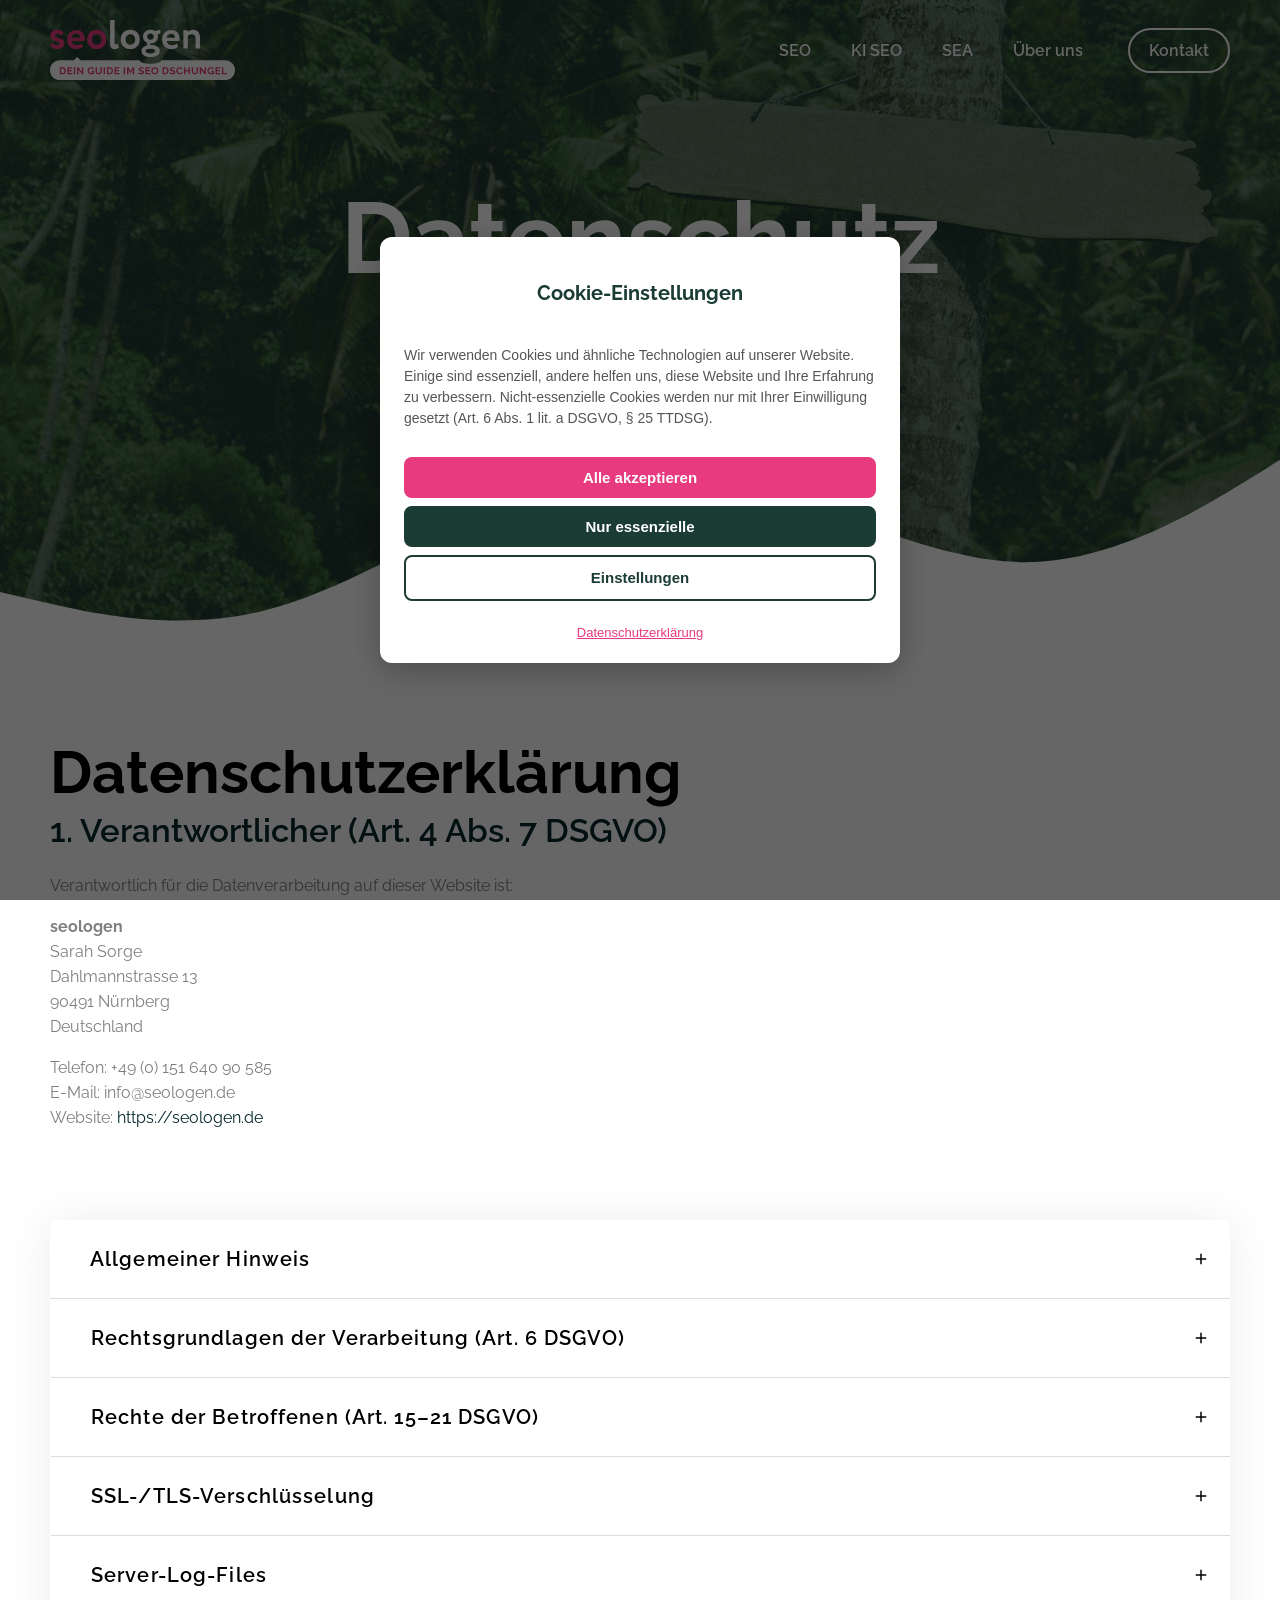
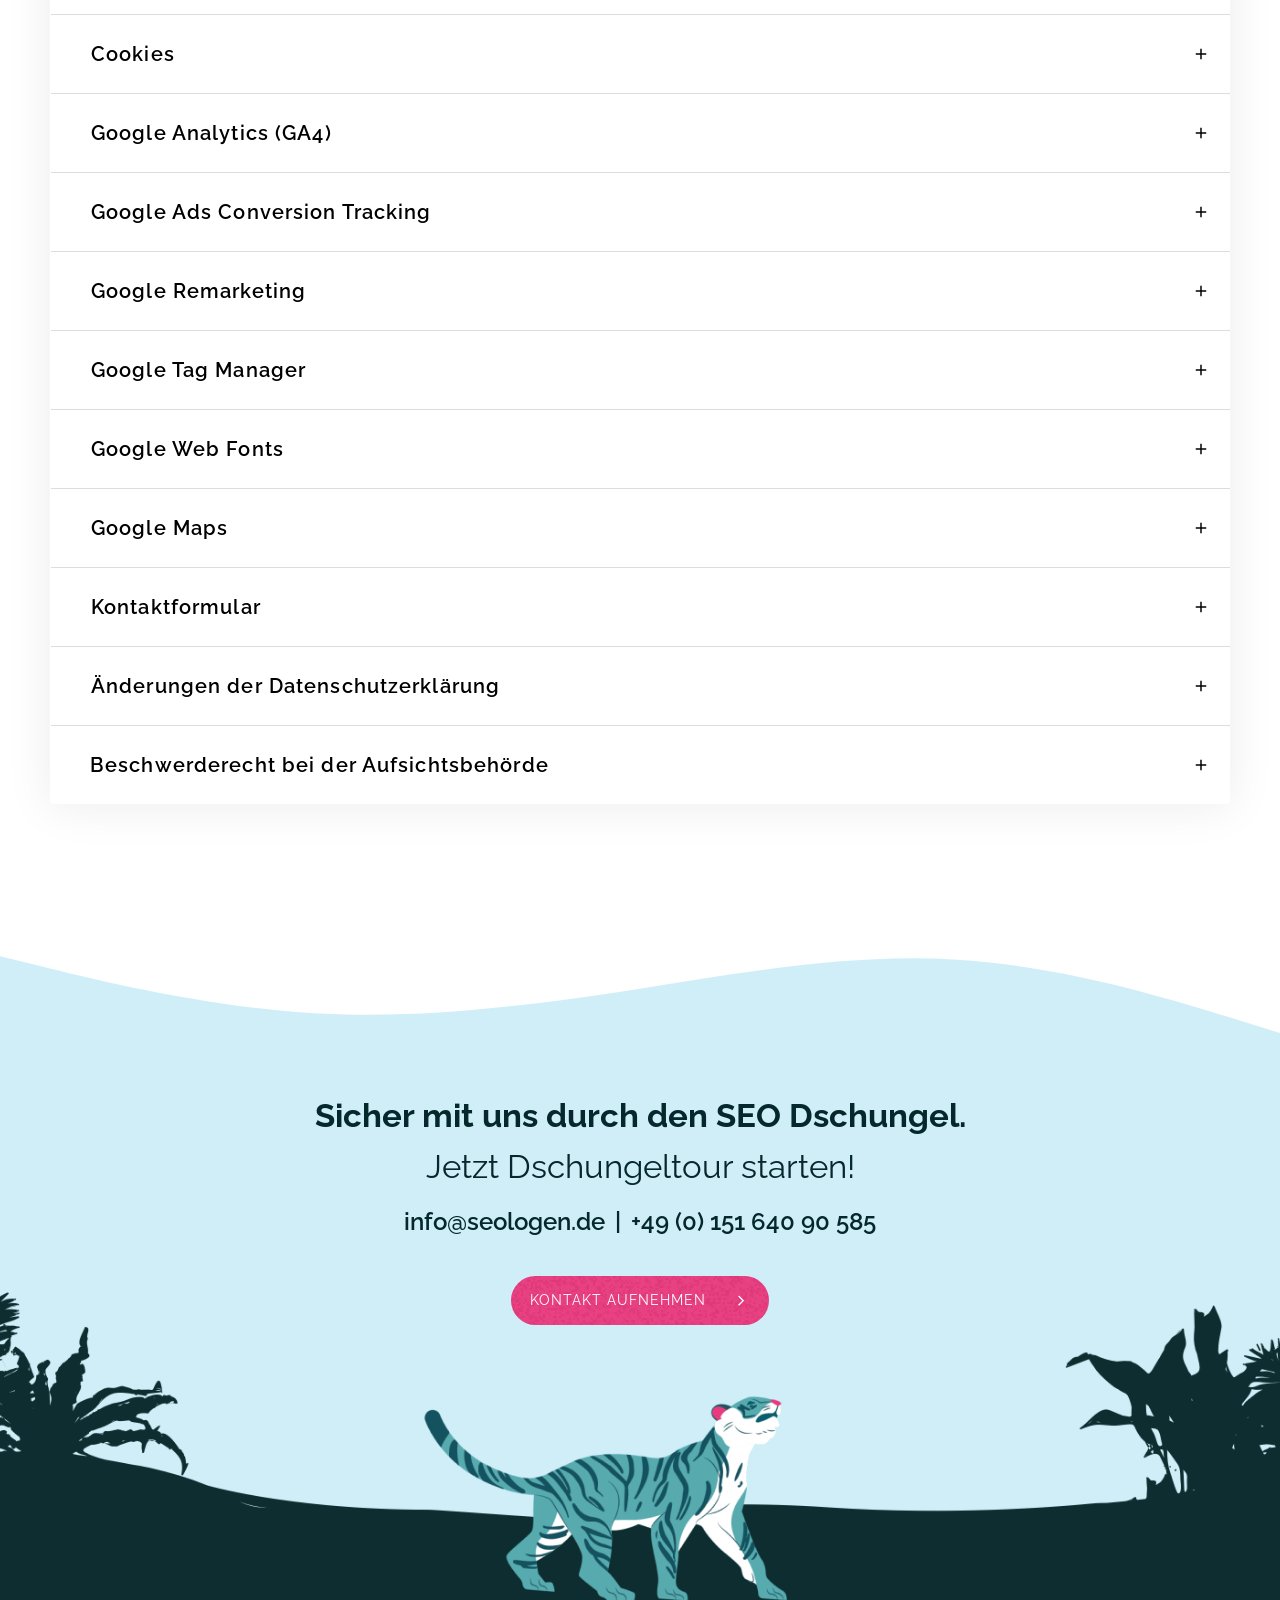
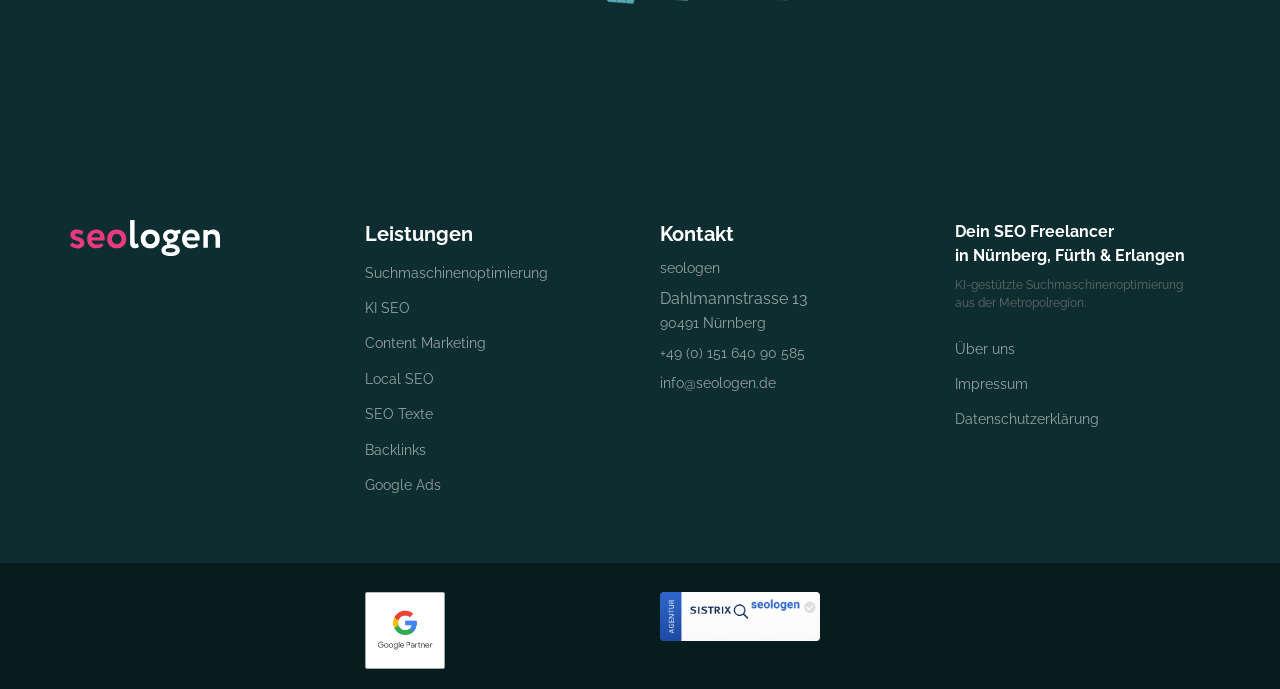
<file: datenschutz/index.html>
<!DOCTYPE html>
<html lang="de-DE" >
<head>
<script>if(location.pathname.endsWith("/index.html")){window.location.replace(location.pathname.slice(0,-10));}</script>
<meta charset="UTF-8">
<meta name="viewport" content="width=device-width, initial-scale=1.0">
<!-- WP_HEAD() START -->
<style id="local-fonts-css" type="text/css">
@font-face{font-family:'Raleway';font-style:normal;font-weight:400;font-display:swap;src:url('../wp-content/uploads/fonts/raleway-400.woff2') format('woff2')}
@font-face{font-family:'Raleway';font-style:normal;font-weight:600;font-display:swap;src:url('../wp-content/uploads/fonts/raleway-600.woff2') format('woff2')}
@font-face{font-family:'Raleway';font-style:normal;font-weight:700;font-display:swap;src:url('../wp-content/uploads/fonts/raleway-700.woff2') format('woff2')}
</style>


<meta name='robots' content='index, follow, max-image-preview:large, max-snippet:-1, max-video-preview:-1' />

	<title>Datenschutzerklärung | seologen</title>
	<meta name="description" content="Datenschutzerklärung der seologen - SEO Agentur Nürnberg. Hinweise zu Datenschutz, Cookies, Tracking und deinen Rechten." />
	<link rel="llms" href="/llms.txt" />
	<link rel="canonical" href="https://seologen.de/datenschutz/" />
	<meta property="og:locale" content="de_DE" />
	<meta property="og:type" content="website" />
	<meta property="og:image" content="https://seologen.de/wp-content/uploads/2021/11/seologen-seo-leistungen.webp" />
<meta property="og:image:width" content="1200" />
<meta property="og:image:height" content="630" />
<meta property="og:title" content="Datenschutzerklärung | seologen" />
	<meta property="og:description" content="Datenschutzerklärung der seologen - SEO Agentur Nürnberg. Hinweise zu Datenschutz, Cookies, Tracking und deinen Rechten." />
	<meta property="og:url" content="../datenschutz/" />
	<meta property="og:site_name" content="Seologen" />
	<meta property="article:modified_time" content="2021-12-17T15:35:53+00:00" />
	<script type="application/ld+json" class="yoast-schema-graph">{"@context":"https://schema.org","@graph":[{"@type":"WebPage","@id":"https://seologen.de/datenschutz/","url":"https://seologen.de/datenschutz/","name":"Datenschutzerklärung | seologen","isPartOf":{"@id":"https://seologen.de/#website"},"datePublished":"2021-07-30T09:27:46+00:00","dateModified":"2021-12-17T15:35:53+00:00","description":"Datenschutzerklärung: Hinweise zu Datenschutz, Cookies, Tracking und mehr.","breadcrumb":{"@id":"https://seologen.de/datenschutz/#breadcrumb"},"inLanguage":"de-DE","potentialAction":[{"@type":"ReadAction","target":["https://seologen.de/datenschutz/"]}]},{"@type":"BreadcrumbList","@id":"https://seologen.de/datenschutz/#breadcrumb","itemListElement":[{"@type":"ListItem","position":1,"name":"Startseite","item":"https://seologen.de/"},{"@type":"ListItem","position":2,"name":"Datenschutz"}]},{"@type":"WebSite","@id":"https://seologen.de/#website","url":"https://seologen.de/","name":"Seologen","description":"Dein Guide durch den SEO Dschungel","potentialAction":[{"@type":"SearchAction","target":{"@type":"EntryPoint","urlTemplate":"https://seologen.de/?s={search_term_string}"},"query-input":{"@type":"PropertyValueSpecification","valueRequired":true,"valueName":"search_term_string"}}],"inLanguage":"de-DE","publisher":{"@type":"Organization","name":"seologen","logo":{"@type":"ImageObject","url":"https://seologen.de/wp-content/uploads/2021/11/seologen-logo.svg"}}}]}</script>



<link rel="alternate" type="application/rss+xml" title="Seologen &raquo; Datenschutz-Kommentar-Feed" href="../datenschutz/feed/" />

<style id='wp-img-auto-sizes-contain-inline-css' type='text/css'>
img:is([sizes=auto i],[sizes^="auto," i]){contain-intrinsic-size:3000px 1500px}
/*# sourceURL=wp-img-auto-sizes-contain-inline-css */
</style>
<style id='wp-block-library-inline-css' type='text/css'>
:root{--wp-block-synced-color:#7a00df;--wp-block-synced-color--rgb:122,0,223;--wp-bound-block-color:var(--wp-block-synced-color);--wp-editor-canvas-background:#ddd;--wp-admin-theme-color:#007cba;--wp-admin-theme-color--rgb:0,124,186;--wp-admin-theme-color-darker-10:#006ba1;--wp-admin-theme-color-darker-10--rgb:0,107,160.5;--wp-admin-theme-color-darker-20:#005a87;--wp-admin-theme-color-darker-20--rgb:0,90,135;--wp-admin-border-width-focus:2px}@media (min-resolution:192dpi){:root{--wp-admin-border-width-focus:1.5px}}.wp-element-button{cursor:pointer}:root .has-very-light-gray-background-color{background-color:#eee}:root .has-very-dark-gray-background-color{background-color:#313131}:root .has-very-light-gray-color{color:#eee}:root .has-very-dark-gray-color{color:#313131}:root .has-vivid-green-cyan-to-vivid-cyan-blue-gradient-background{background:linear-gradient(135deg,#00d084,#0693e3)}:root .has-purple-crush-gradient-background{background:linear-gradient(135deg,#34e2e4,#4721fb 50%,#ab1dfe)}:root .has-hazy-dawn-gradient-background{background:linear-gradient(135deg,#faaca8,#dad0ec)}:root .has-subdued-olive-gradient-background{background:linear-gradient(135deg,#fafae1,#67a671)}:root .has-atomic-cream-gradient-background{background:linear-gradient(135deg,#fdd79a,#004a59)}:root .has-nightshade-gradient-background{background:linear-gradient(135deg,#330968,#31cdcf)}:root .has-midnight-gradient-background{background:linear-gradient(135deg,#020381,#2874fc)}:root{--wp--preset--font-size--normal:16px;--wp--preset--font-size--huge:42px}.has-regular-font-size{font-size:1em}.has-larger-font-size{font-size:2.625em}.has-normal-font-size{font-size:var(--wp--preset--font-size--normal)}.has-huge-font-size{font-size:var(--wp--preset--font-size--huge)}.has-text-align-center{text-align:center}.has-text-align-left{text-align:left}.has-text-align-right{text-align:right}.has-fit-text{white-space:nowrap!important}#end-resizable-editor-section{display:none}.aligncenter{clear:both}.items-justified-left{justify-content:flex-start}.items-justified-center{justify-content:center}.items-justified-right{justify-content:flex-end}.items-justified-space-between{justify-content:space-between}.screen-reader-text{border:0;clip-path:inset(50%);height:1px;margin:-1px;overflow:hidden;padding:0;position:absolute;width:1px;word-wrap:normal!important}.screen-reader-text:focus{background-color:#ddd;clip-path:none;color:#444;display:block;font-size:1em;height:auto;left:5px;line-height:normal;padding:15px 23px 14px;text-decoration:none;top:5px;width:auto;z-index:100000}html :where(.has-border-color){border-style:solid}html :where([style*=border-top-color]){border-top-style:solid}html :where([style*=border-right-color]){border-right-style:solid}html :where([style*=border-bottom-color]){border-bottom-style:solid}html :where([style*=border-left-color]){border-left-style:solid}html :where([style*=border-width]){border-style:solid}html :where([style*=border-top-width]){border-top-style:solid}html :where([style*=border-right-width]){border-right-style:solid}html :where([style*=border-bottom-width]){border-bottom-style:solid}html :where([style*=border-left-width]){border-left-style:solid}html :where(img[class*=wp-image-]){height:auto;max-width:100%}:where(figure){margin:0 0 1em}html :where(.is-position-sticky){--wp-admin--admin-bar--position-offset:var(--wp-admin--admin-bar--height,0px)}@media screen and (max-width:600px){html :where(.is-position-sticky){--wp-admin--admin-bar--position-offset:0px}}

/*# sourceURL=wp-block-library-inline-css */
</style><style id='global-styles-inline-css' type='text/css'>
:root{--wp--preset--aspect-ratio--square: 1;--wp--preset--aspect-ratio--4-3: 4/3;--wp--preset--aspect-ratio--3-4: 3/4;--wp--preset--aspect-ratio--3-2: 3/2;--wp--preset--aspect-ratio--2-3: 2/3;--wp--preset--aspect-ratio--16-9: 16/9;--wp--preset--aspect-ratio--9-16: 9/16;--wp--preset--color--black: #000000;--wp--preset--color--cyan-bluish-gray: #abb8c3;--wp--preset--color--white: #ffffff;--wp--preset--color--pale-pink: #f78da7;--wp--preset--color--vivid-red: #cf2e2e;--wp--preset--color--luminous-vivid-orange: #ff6900;--wp--preset--color--luminous-vivid-amber: #fcb900;--wp--preset--color--light-green-cyan: #7bdcb5;--wp--preset--color--vivid-green-cyan: #00d084;--wp--preset--color--pale-cyan-blue: #8ed1fc;--wp--preset--color--vivid-cyan-blue: #0693e3;--wp--preset--color--vivid-purple: #9b51e0;--wp--preset--gradient--vivid-cyan-blue-to-vivid-purple: linear-gradient(135deg,rgb(6,147,227) 0%,rgb(155,81,224) 100%);--wp--preset--gradient--light-green-cyan-to-vivid-green-cyan: linear-gradient(135deg,rgb(122,220,180) 0%,rgb(0,208,130) 100%);--wp--preset--gradient--luminous-vivid-amber-to-luminous-vivid-orange: linear-gradient(135deg,rgb(252,185,0) 0%,rgb(255,105,0) 100%);--wp--preset--gradient--luminous-vivid-orange-to-vivid-red: linear-gradient(135deg,rgb(255,105,0) 0%,rgb(207,46,46) 100%);--wp--preset--gradient--very-light-gray-to-cyan-bluish-gray: linear-gradient(135deg,rgb(238,238,238) 0%,rgb(169,184,195) 100%);--wp--preset--gradient--cool-to-warm-spectrum: linear-gradient(135deg,rgb(74,234,220) 0%,rgb(151,120,209) 20%,rgb(207,42,186) 40%,rgb(238,44,130) 60%,rgb(251,105,98) 80%,rgb(254,248,76) 100%);--wp--preset--gradient--blush-light-purple: linear-gradient(135deg,rgb(255,206,236) 0%,rgb(152,150,240) 100%);--wp--preset--gradient--blush-bordeaux: linear-gradient(135deg,rgb(254,205,165) 0%,rgb(254,45,45) 50%,rgb(107,0,62) 100%);--wp--preset--gradient--luminous-dusk: linear-gradient(135deg,rgb(255,203,112) 0%,rgb(199,81,192) 50%,rgb(65,88,208) 100%);--wp--preset--gradient--pale-ocean: linear-gradient(135deg,rgb(255,245,203) 0%,rgb(182,227,212) 50%,rgb(51,167,181) 100%);--wp--preset--gradient--electric-grass: linear-gradient(135deg,rgb(202,248,128) 0%,rgb(113,206,126) 100%);--wp--preset--gradient--midnight: linear-gradient(135deg,rgb(2,3,129) 0%,rgb(40,116,252) 100%);--wp--preset--font-size--small: 13px;--wp--preset--font-size--medium: 20px;--wp--preset--font-size--large: 36px;--wp--preset--font-size--x-large: 42px;--wp--preset--spacing--20: 0.44rem;--wp--preset--spacing--30: 0.67rem;--wp--preset--spacing--40: 1rem;--wp--preset--spacing--50: 1.5rem;--wp--preset--spacing--60: 2.25rem;--wp--preset--spacing--70: 3.38rem;--wp--preset--spacing--80: 5.06rem;--wp--preset--shadow--natural: 6px 6px 9px rgba(0, 0, 0, 0.2);--wp--preset--shadow--deep: 12px 12px 50px rgba(0, 0, 0, 0.4);--wp--preset--shadow--sharp: 6px 6px 0px rgba(0, 0, 0, 0.2);--wp--preset--shadow--outlined: 6px 6px 0px -3px rgb(255, 255, 255), 6px 6px rgb(0, 0, 0);--wp--preset--shadow--crisp: 6px 6px 0px rgb(0, 0, 0);}:where(.is-layout-flex){gap: 0.5em;}:where(.is-layout-grid){gap: 0.5em;}body .is-layout-flex{display: flex;}.is-layout-flex{flex-wrap: wrap;align-items: center;}.is-layout-flex > :is(*, div){margin: 0;}body .is-layout-grid{display: grid;}.is-layout-grid > :is(*, div){margin: 0;}:where(.wp-block-columns.is-layout-flex){gap: 2em;}:where(.wp-block-columns.is-layout-grid){gap: 2em;}:where(.wp-block-post-template.is-layout-flex){gap: 1.25em;}:where(.wp-block-post-template.is-layout-grid){gap: 1.25em;}.has-black-color{color: var(--wp--preset--color--black) !important;}.has-cyan-bluish-gray-color{color: var(--wp--preset--color--cyan-bluish-gray) !important;}.has-white-color{color: var(--wp--preset--color--white) !important;}.has-pale-pink-color{color: var(--wp--preset--color--pale-pink) !important;}.has-vivid-red-color{color: var(--wp--preset--color--vivid-red) !important;}.has-luminous-vivid-orange-color{color: var(--wp--preset--color--luminous-vivid-orange) !important;}.has-luminous-vivid-amber-color{color: var(--wp--preset--color--luminous-vivid-amber) !important;}.has-light-green-cyan-color{color: var(--wp--preset--color--light-green-cyan) !important;}.has-vivid-green-cyan-color{color: var(--wp--preset--color--vivid-green-cyan) !important;}.has-pale-cyan-blue-color{color: var(--wp--preset--color--pale-cyan-blue) !important;}.has-vivid-cyan-blue-color{color: var(--wp--preset--color--vivid-cyan-blue) !important;}.has-vivid-purple-color{color: var(--wp--preset--color--vivid-purple) !important;}.has-black-background-color{background-color: var(--wp--preset--color--black) !important;}.has-cyan-bluish-gray-background-color{background-color: var(--wp--preset--color--cyan-bluish-gray) !important;}.has-white-background-color{background-color: var(--wp--preset--color--white) !important;}.has-pale-pink-background-color{background-color: var(--wp--preset--color--pale-pink) !important;}.has-vivid-red-background-color{background-color: var(--wp--preset--color--vivid-red) !important;}.has-luminous-vivid-orange-background-color{background-color: var(--wp--preset--color--luminous-vivid-orange) !important;}.has-luminous-vivid-amber-background-color{background-color: var(--wp--preset--color--luminous-vivid-amber) !important;}.has-light-green-cyan-background-color{background-color: var(--wp--preset--color--light-green-cyan) !important;}.has-vivid-green-cyan-background-color{background-color: var(--wp--preset--color--vivid-green-cyan) !important;}.has-pale-cyan-blue-background-color{background-color: var(--wp--preset--color--pale-cyan-blue) !important;}.has-vivid-cyan-blue-background-color{background-color: var(--wp--preset--color--vivid-cyan-blue) !important;}.has-vivid-purple-background-color{background-color: var(--wp--preset--color--vivid-purple) !important;}.has-black-border-color{border-color: var(--wp--preset--color--black) !important;}.has-cyan-bluish-gray-border-color{border-color: var(--wp--preset--color--cyan-bluish-gray) !important;}.has-white-border-color{border-color: var(--wp--preset--color--white) !important;}.has-pale-pink-border-color{border-color: var(--wp--preset--color--pale-pink) !important;}.has-vivid-red-border-color{border-color: var(--wp--preset--color--vivid-red) !important;}.has-luminous-vivid-orange-border-color{border-color: var(--wp--preset--color--luminous-vivid-orange) !important;}.has-luminous-vivid-amber-border-color{border-color: var(--wp--preset--color--luminous-vivid-amber) !important;}.has-light-green-cyan-border-color{border-color: var(--wp--preset--color--light-green-cyan) !important;}.has-vivid-green-cyan-border-color{border-color: var(--wp--preset--color--vivid-green-cyan) !important;}.has-pale-cyan-blue-border-color{border-color: var(--wp--preset--color--pale-cyan-blue) !important;}.has-vivid-cyan-blue-border-color{border-color: var(--wp--preset--color--vivid-cyan-blue) !important;}.has-vivid-purple-border-color{border-color: var(--wp--preset--color--vivid-purple) !important;}.has-vivid-cyan-blue-to-vivid-purple-gradient-background{background: var(--wp--preset--gradient--vivid-cyan-blue-to-vivid-purple) !important;}.has-light-green-cyan-to-vivid-green-cyan-gradient-background{background: var(--wp--preset--gradient--light-green-cyan-to-vivid-green-cyan) !important;}.has-luminous-vivid-amber-to-luminous-vivid-orange-gradient-background{background: var(--wp--preset--gradient--luminous-vivid-amber-to-luminous-vivid-orange) !important;}.has-luminous-vivid-orange-to-vivid-red-gradient-background{background: var(--wp--preset--gradient--luminous-vivid-orange-to-vivid-red) !important;}.has-very-light-gray-to-cyan-bluish-gray-gradient-background{background: var(--wp--preset--gradient--very-light-gray-to-cyan-bluish-gray) !important;}.has-cool-to-warm-spectrum-gradient-background{background: var(--wp--preset--gradient--cool-to-warm-spectrum) !important;}.has-blush-light-purple-gradient-background{background: var(--wp--preset--gradient--blush-light-purple) !important;}.has-blush-bordeaux-gradient-background{background: var(--wp--preset--gradient--blush-bordeaux) !important;}.has-luminous-dusk-gradient-background{background: var(--wp--preset--gradient--luminous-dusk) !important;}.has-pale-ocean-gradient-background{background: var(--wp--preset--gradient--pale-ocean) !important;}.has-electric-grass-gradient-background{background: var(--wp--preset--gradient--electric-grass) !important;}.has-midnight-gradient-background{background: var(--wp--preset--gradient--midnight) !important;}.has-small-font-size{font-size: var(--wp--preset--font-size--small) !important;}.has-medium-font-size{font-size: var(--wp--preset--font-size--medium) !important;}.has-large-font-size{font-size: var(--wp--preset--font-size--large) !important;}.has-x-large-font-size{font-size: var(--wp--preset--font-size--x-large) !important;}
/*# sourceURL=global-styles-inline-css */
</style>

<style id='classic-theme-styles-inline-css' type='text/css'>
/*! This file is auto-generated */
.wp-block-button__link{color:#fff;background-color:#32373c;border-radius:9999px;box-shadow:none;text-decoration:none;padding:calc(.667em + 2px) calc(1.333em + 2px);font-size:1.125em}.wp-block-file__button{background:#32373c;color:#fff;text-decoration:none}
/*# sourceURL=/wp-includes/css/classic-themes.min.css */
</style>
<link data-minify="1" rel='stylesheet' id='oxygen-css' href='../wp-content/cache/min/1/wp-content/plugins/oxygen/component-framework/oxygen.css?ver=1736198742' type='text/css' media='all' />
<style id='rocket-lazyload-inline-css' type='text/css'>
.rll-youtube-player{position:relative;padding-bottom:56.23%;height:0;overflow:hidden;max-width:100%;}.rll-youtube-player:focus-within{outline: 2px solid currentColor;outline-offset: 5px;}.rll-youtube-player iframe{position:absolute;top:0;left:0;width:100%;height:100%;z-index:100;background:0 0}.rll-youtube-player img{bottom:0;display:block;left:0;margin:auto;max-width:100%;width:100%;position:absolute;right:0;top:0;border:none;height:auto;-webkit-transition:.4s all;-moz-transition:.4s all;transition:.4s all}.rll-youtube-player img:hover{-webkit-filter:brightness(75%)}.rll-youtube-player .play{height:100%;width:100%;left:0;top:0;position:absolute;background:var(--wpr-bg-017a9399-3ec6-4032-b1c3-8f27fd5e484a) no-repeat center;background-color: transparent !important;cursor:pointer;border:none;}
/*# sourceURL=rocket-lazyload-inline-css */
</style>
<script type="text/javascript" src="../wp-includes/js/jquery/jquery.min.js?ver=3.7.1" id="jquery-core-js"></script>

<link rel='shortlink' href='../?p=3' />
<!-- start Simple Custom CSS and JS -->
<script type="text/javascript">
document.addEventListener("DOMContentLoaded", function() {
  var lazyBackgrounds = [].slice.call(document.querySelectorAll(".lazy-bg"));

  if ("IntersectionObserver" in window && "IntersectionObserverEntry" in window && "intersectionRatio" in window.IntersectionObserverEntry.prototype) {
    let lazyBackgroundObserver = new IntersectionObserver(function(entries, observer) {
      entries.forEach(function(entry) {
        if (entry.isIntersecting) {
          entry.target.classList.add("bg-visible");
          lazyBackgroundObserver.unobserve(entry.target);
        }
      });
    });

    lazyBackgrounds.forEach(function(lazyBackground) {
      lazyBackgroundObserver.observe(lazyBackground);
    });
  }
});</script>
<!-- end Simple Custom CSS and JS -->
<!-- start Simple Custom CSS and JS -->
<script type="text/javascript">
jQuery(window).on('load',function(){
          
       jQuery('#section-237-40').mousemove(function(e) {


            var wx = jQuery(window).width();
            var wy = jQuery(window).height();

            var x = e.pageX - this.offsetLeft;
            var y = e.pageY - this.offsetTop;

            var newx = x - wx / 2;
            var newy = y - wy / 2;

            //jQuery('span').text(newx + ", " + newy);

            jQuery('.deep-hero-effect-div').each(function(i) {
                if(jQuery(this).index()==0){
                jQuery(this).attr('data-speed','0.02');
				} else  if(jQuery(this).index()==1){
 				jQuery(this).attr('data-speed','0.01');
                } else  if(jQuery(this).index()==2){
 				jQuery(this).attr('data-speed','0.02');

				} 
                var speed = jQuery(this).attr('data-speed');
                if (jQuery(this).attr('data-revert')) speed *= -1;
                TweenMax.to(jQuery(this), 1, {
                    x: (1 - newx * speed),
                    y: (1 - newy * speed)
                });

            });

        });

});</script>
<!-- end Simple Custom CSS and JS -->

<script defer src="https://ajax.googleapis.com/ajax/libs/jquery/3.1.0/jquery.min.js"></script>



 <script data-minify="1" src="../wp-content/cache/min/1/ajax/libs/gsap/1.18.4/TweenMax.min.js?ver=1736198743"></script><!-- end Simple Custom CSS and JS -->
<style type="text/css">
.custom-cursor { cursor: pointer; }
.oxy-header-wrapper .oxygen-only-show-in-overlay.oxy-header-row { position: relative !important; z-index: 100 !important; pointer-events: none !important; }
.oxy-header-wrapper .oxygen-only-show-in-overlay.oxy-header-row a,
.oxy-header-wrapper .oxygen-only-show-in-overlay.oxy-header-row button,
.oxy-header-wrapper .oxygen-only-show-in-overlay.oxy-header-row svg,
.oxy-header-wrapper .oxygen-only-show-in-overlay.oxy-header-row img,
.oxy-header-wrapper .oxygen-only-show-in-overlay.oxy-header-row .oxy-header-right { pointer-events: auto !important; }
.oxy-header-wrapper .oxygen-hide-in-sticky { display: block; }
.oxy-header-wrapper .oxygen-show-in-sticky-only { display: none; }
.oxy-header-wrapper.oxy-sticky-header-active .oxygen-hide-in-sticky, .oxy-header-wrapper.oxy-sticky-header-active .oxygen-only-show-in-overlay { display: none !important; }
.oxy-header-wrapper.oxy-sticky-header-active .oxygen-show-in-sticky-only, .oxy-header-wrapper.oxy-sticky-header-active .oxygen-hide-in-overlay { display: block !important; }
.oxy-pro-menu-dropdown-icon, .oxy-pro-menu-dropdown-icon-click-area { display: none !important; }
.oxy-nav-menu-dropdown-arrow .menu-item > a::after { display: none !important; }
</style>
<!-- end Simple Custom CSS and JS -->
<link rel="icon" href="../wp-content/uploads/2021/08/cropped-favicon3-32x32.png" sizes="32x32" />
<link rel="icon" href="../wp-content/uploads/2021/08/cropped-favicon3-192x192.png" sizes="192x192" />
<link rel="apple-touch-icon" href="../wp-content/uploads/2021/08/cropped-favicon3-180x180.png" />
<meta name="msapplication-TileImage" content="../wp-content/uploads/2021/08/cropped-favicon3-270x270.png" />
<link data-minify="1" rel='stylesheet' id='oxygen-cache-32-css' href='../wp-content/cache/background-css/seologen.de/wp-content/cache/min/1/wp-content/uploads/oxygen/css/32.css?ver=1736198852&wpr_t=1769899719' type='text/css' media='all' />
<link data-minify="1" rel='stylesheet' id='oxygen-cache-3-css' href='../wp-content/cache/background-css/seologen.de/wp-content/cache/min/1/wp-content/uploads/oxygen/css/3.css?ver=1736198933&wpr_t=1769899719' type='text/css' media='all' />
<link data-minify="1" rel='stylesheet' id='oxygen-universal-styles-css' href='../wp-content/cache/background-css/seologen.de/wp-content/cache/min/1/wp-content/uploads/oxygen/css/universal.css?ver=1736198742&wpr_t=1769899719' type='text/css' media='all' />
<noscript><style id="rocket-lazyload-nojs-css">.rll-youtube-player, [data-lazy-src]{display:none !important;}</style></noscript><!-- END OF WP_HEAD() -->
<link data-minify="1" rel='stylesheet' id='oxygen-aos-css' href='../wp-content/cache/min/1/wp-content/plugins/oxygen/component-framework/vendor/aos/aos.css?ver=1736198742' type='text/css' media='all' />
<style id="wpr-lazyload-bg-container"></style><style id="wpr-lazyload-bg-exclusion"></style>
<noscript>
<style id="wpr-lazyload-bg-nostyle">#section-111-32{--wpr-bg-2a539be6-5d9a-4c15-9592-298cfd7655cb: url('../wp-content/uploads/2021/11/footer-laptop2.webp');}#section-111-32{--wpr-bg-246afec2-3248-46ee-8b75-960b7ef8c11c: url('../wp-content/uploads/2021/11/footer-laptop2.webp');}#section-111-32{--wpr-bg-70f37ff3-16b9-4d7c-994c-ef7f1af33d49: url('../wp-content/uploads/2021/11/footer-tiger-tablet-new2.webp');}#section-111-32{--wpr-bg-14127b4b-1ebc-46f8-847b-c76c30c8c69d: url('../wp-content/uploads/2021/11/footer-tiger-mobile-new2.webp');}#section-2-195{--wpr-bg-e6197098-57ca-46aa-8482-f85532d39519: url('../wp-content/uploads/2021/11/kontakt-header.webp');}.oxy-pro-menu .oxy-pro-menu-off-canvas-container,.oxy-pro-menu .oxy-pro-menu-open-container{--wpr-bg-344dd0a9-8f70-4a5e-acc8-07c516785ba0: url('../wp-content/cache/min/1/wp-content/uploads/oxygen/css/');}.oxel_icon_button__container:hover{--wpr-bg-b4393afa-5aeb-4e5d-a07b-83afd7b127c7: url('../wp-content/uploads/2021/10/button-background.webp');}.oxel_icon_button__container{--wpr-bg-02bb9712-952b-4311-8680-2e12903a620c: url('../wp-content/uploads/2021/10/button-background.webp');}.hero-subpage{--wpr-bg-a651d401-6908-4c26-8edd-7e7f54d95099: url('../wp-content/uploads/2021/11/seo-header.webp');}.onecolumn-shape-section{--wpr-bg-a43b428b-ff0f-4c44-b902-5545b70d8498: url('../wp-content/uploads/2021/11/background-texture-right-big2-1.webp');}.onecolumn-shape-section{--wpr-bg-941288b1-27ef-42d1-b011-a1775002e79b: url('../wp-content/uploads/2021/11/shape-full.webp');}.onecolumn-shape-section{--wpr-bg-64140905-5082-4211-b1ef-d7f9282a6aa4: url('../wp-content/uploads/2021/11/mobile-texture-right.webp');}.background-shapeleaves{--wpr-bg-c41f8af5-a66b-4cae-9dcf-42b374c3d295: url('../wp-content/uploads/2021/11/background-blurb-big-_1_.webp');}.background-shapeleaves{--wpr-bg-4a3bbf1b-ca22-47e4-b348-d8778cb83627: url('../wp-content/uploads/2021/11/blurb-mobile-background.webp');}.background-shapeleaves{--wpr-bg-24590ede-0575-45f2-9788-267b503d882c: url('../wp-content/uploads/2021/11/blurb-mobile-background.webp');}.showcase-slider-section{--wpr-bg-e381b452-41e5-41e6-8242-1ed8afa7e4cf: url('../wp-content/uploads/2021/11/background-slider-_1_.webp');}.text-accordion-shape-section{--wpr-bg-37902154-3a1e-4fad-988c-e090a816e79f: url('../wp-content/uploads/2021/11/shape-full.webp');}.masked-copy{--wpr-bg-ebacde89-1a84-4aec-9323-f37da7f6a8bf: url('../wp-content/uploads/2021/11/background-seo-sea.webp');}.twocolumns-shape-section{--wpr-bg-450178e7-06fc-4db7-9bfb-85b8e4bf8ca6: url('../wp-content/uploads/2021/11/background-texture-right-big2-1.webp');}.twocolumns-shape-section{--wpr-bg-71d99dc4-3aa7-4b3f-9e72-34c986ae323e: url('../wp-content/uploads/2021/11/shape-full.webp');}.twocolumns-shape-section{--wpr-bg-6f7f2898-f8a8-49fb-9a5d-8f5af2ff1ad8: url('../wp-content/uploads/2021/11/mobile-texture-right.webp');}.oxel_flipbox__front{--wpr-bg-e74785da-4c23-46d8-b720-0b936efe042c: url('http://elements.oxy.host/wp-content/uploads/sites/52/2020/07/atmosphere-blue-cloud-clouds-601798.jpg');}.ausblick-section{--wpr-bg-49aad8ef-b7f3-4408-829a-74f24111fe52: url('../wp-content/uploads/2021/11/background-ausblick-_1_.webp');}.ausblick-section{--wpr-bg-77f69ae7-b560-4aa1-90ab-85b0c5460ed9: url('../wp-content/uploads/2021/11/ausblick-mobile-1.webp');}.ausblick-section{--wpr-bg-cfc803bd-affd-4d65-a922-8d2be1f4753a: url('../wp-content/uploads/2021/10/ausblick-mobile-1.png');}.ausblick-section{--wpr-bg-c6fbe11c-8412-4bbe-9633-097b4d75ad00: url('../wp-content/uploads/2021/11/ausblick-mobile-3.webp');}.ausblick-section{--wpr-bg-c9da97b8-4299-4f84-b063-db840799e280: url('../wp-content/uploads/2021/11/background-ausblick2-1.webp');}.tabs-contents-8807-tab{--wpr-bg-b1f7664b-bde3-4bc4-9125-4a9cc53eeda3: url('../wp-content/uploads/2021/11/combined-shape.webp');}.tabs-contents-8807-tab{--wpr-bg-466f1afd-aab4-46ff-83b1-bf60ac50dc1f: url('../wp-content/uploads/2021/11/combined-shape-1.webp');}.tabs-contents-8807-tab{--wpr-bg-164e8eff-c2f3-4fe0-87c2-997c375cdd3f: url('../wp-content/uploads/2021/11/combined-shape-1.webp');}.background-animals{--wpr-bg-86d42d77-d184-4900-a6bb-6a4beb5ca62e: url('../wp-content/uploads/2021/11/yoal-desurmont-jqgs-m-3-b-9-fpo-unsplash-1-1-1.webp');}.background-animals{--wpr-bg-ea2e5f53-2e08-4e0c-83d8-d45debc9b1f3: url('../wp-content/uploads/2021/11/background-animals-mobile.webp');}.ranking-background{--wpr-bg-a1a53c33-0b23-4bc4-9f7d-0d54a339f144: url('../wp-content/uploads/2021/11/ranking-background-1.webp');}.hero-blog{--wpr-bg-aaf4e033-dc4a-427b-93ef-bd9256550a9e: url('../wp-content/uploads/2021/11/seo-header.webp');}#section-308-40.bg-visible{--wpr-bg-441e1383-77ad-4685-850b-7730e5fc0d7f: url('../wp-content/uploads/2021/11/header-mobile-1.webp');}#section-294-40.bg-visible{--wpr-bg-f2d7fe6a-9aaf-4f88-ad86-aed0741961d8: url('../wp-content/uploads/2021/11/background-animals-mobile.webp');}.footer-tiger{--wpr-bg-0557a4ea-ba28-474e-956c-539cec369212: url('../wp-content/uploads/2021/11/Footer-Shapes-Tiger-groesser_1x-1.webp');}.piotnetforms-button{--wpr-bg-5d9a9dec-04bf-40a4-8e24-303f91aa533a: url('https://seologen.de/wp-content/uploads/2021/10/button-background.webp');}.piotnetforms-button:hover{--wpr-bg-9b7db1a6-01ed-42fa-a0f0-1f0683d1b09a: url('https://seologen.de/wp-content/uploads/2021/10/button-background.webp');}.rll-youtube-player .play{--wpr-bg-017a9399-3ec6-4032-b1c3-8f27fd5e484a: url('../wp-content/plugins/wp-rocket/assets/img/youtube.png');}</style>
</noscript>
<script type="application/javascript">const rocket_pairs = [{"selector":"#section-111-32","style":"#section-111-32{--wpr-bg-2a539be6-5d9a-4c15-9592-298cfd7655cb: url('https:\/\/../wp-content\/uploads\/2021\/11\/footer-laptop2.webp');}","hash":"2a539be6-5d9a-4c15-9592-298cfd7655cb","url":"https:\/\/../wp-content\/uploads\/2021\/11\/footer-laptop2.webp"},{"selector":"#section-111-32","style":"#section-111-32{--wpr-bg-246afec2-3248-46ee-8b75-960b7ef8c11c: url('https:\/\/../wp-content\/uploads\/2021\/11\/footer-laptop2.webp');}","hash":"246afec2-3248-46ee-8b75-960b7ef8c11c","url":"https:\/\/../wp-content\/uploads\/2021\/11\/footer-laptop2.webp"},{"selector":"#section-111-32","style":"#section-111-32{--wpr-bg-70f37ff3-16b9-4d7c-994c-ef7f1af33d49: url('https:\/\/../wp-content\/uploads\/2021\/11\/footer-tiger-tablet-new2.webp');}","hash":"70f37ff3-16b9-4d7c-994c-ef7f1af33d49","url":"https:\/\/../wp-content\/uploads\/2021\/11\/footer-tiger-tablet-new2.webp"},{"selector":"#section-111-32","style":"#section-111-32{--wpr-bg-14127b4b-1ebc-46f8-847b-c76c30c8c69d: url('https:\/\/../wp-content\/uploads\/2021\/11\/footer-tiger-mobile-new2.webp');}","hash":"14127b4b-1ebc-46f8-847b-c76c30c8c69d","url":"https:\/\/../wp-content\/uploads\/2021\/11\/footer-tiger-mobile-new2.webp"},{"selector":"#section-2-195","style":"#section-2-195{--wpr-bg-e6197098-57ca-46aa-8482-f85532d39519: url('https:\/\/../wp-content\/uploads\/2021\/11\/kontakt-header.webp');}","hash":"e6197098-57ca-46aa-8482-f85532d39519","url":"https:\/\/../wp-content\/uploads\/2021\/11\/kontakt-header.webp"},{"selector":".oxy-pro-menu .oxy-pro-menu-off-canvas-container,.oxy-pro-menu .oxy-pro-menu-open-container","style":".oxy-pro-menu .oxy-pro-menu-off-canvas-container,.oxy-pro-menu .oxy-pro-menu-open-container{--wpr-bg-344dd0a9-8f70-4a5e-acc8-07c516785ba0: url('https:\/\/../wp-content\/cache\/min\/1\/wp-content\/uploads\/oxygen\/css\/');}","hash":"344dd0a9-8f70-4a5e-acc8-07c516785ba0","url":"https:\/\/../wp-content\/cache\/min\/1\/wp-content\/uploads\/oxygen\/css\/"},{"selector":".oxel_icon_button__container","style":".oxel_icon_button__container:hover{--wpr-bg-b4393afa-5aeb-4e5d-a07b-83afd7b127c7: url('https:\/\/../wp-content\/uploads\/2021\/10\/button-background.webp');}","hash":"b4393afa-5aeb-4e5d-a07b-83afd7b127c7","url":"https:\/\/../wp-content\/uploads\/2021\/10\/button-background.webp"},{"selector":".oxel_icon_button__container","style":".oxel_icon_button__container{--wpr-bg-02bb9712-952b-4311-8680-2e12903a620c: url('https:\/\/../wp-content\/uploads\/2021\/10\/button-background.webp');}","hash":"02bb9712-952b-4311-8680-2e12903a620c","url":"https:\/\/../wp-content\/uploads\/2021\/10\/button-background.webp"},{"selector":".hero-subpage","style":".hero-subpage{--wpr-bg-a651d401-6908-4c26-8edd-7e7f54d95099: url('https:\/\/../wp-content\/uploads\/2021\/11\/seo-header.webp');}","hash":"a651d401-6908-4c26-8edd-7e7f54d95099","url":"https:\/\/../wp-content\/uploads\/2021\/11\/seo-header.webp"},{"selector":".onecolumn-shape-section","style":".onecolumn-shape-section{--wpr-bg-a43b428b-ff0f-4c44-b902-5545b70d8498: url('https:\/\/../wp-content\/uploads\/2021\/11\/background-texture-right-big2-1.webp');}","hash":"a43b428b-ff0f-4c44-b902-5545b70d8498","url":"https:\/\/../wp-content\/uploads\/2021\/11\/background-texture-right-big2-1.webp"},{"selector":".onecolumn-shape-section","style":".onecolumn-shape-section{--wpr-bg-941288b1-27ef-42d1-b011-a1775002e79b: url('https:\/\/../wp-content\/uploads\/2021\/11\/shape-full.webp');}","hash":"941288b1-27ef-42d1-b011-a1775002e79b","url":"https:\/\/../wp-content\/uploads\/2021\/11\/shape-full.webp"},{"selector":".onecolumn-shape-section","style":".onecolumn-shape-section{--wpr-bg-64140905-5082-4211-b1ef-d7f9282a6aa4: url('https:\/\/../wp-content\/uploads\/2021\/11\/mobile-texture-right.webp');}","hash":"64140905-5082-4211-b1ef-d7f9282a6aa4","url":"https:\/\/../wp-content\/uploads\/2021\/11\/mobile-texture-right.webp"},{"selector":".background-shapeleaves","style":".background-shapeleaves{--wpr-bg-c41f8af5-a66b-4cae-9dcf-42b374c3d295: url('https:\/\/../wp-content\/uploads\/2021\/11\/background-blurb-big-_1_.webp');}","hash":"c41f8af5-a66b-4cae-9dcf-42b374c3d295","url":"https:\/\/../wp-content\/uploads\/2021\/11\/background-blurb-big-_1_.webp"},{"selector":".background-shapeleaves","style":".background-shapeleaves{--wpr-bg-4a3bbf1b-ca22-47e4-b348-d8778cb83627: url('https:\/\/../wp-content\/uploads\/2021\/11\/blurb-mobile-background.webp');}","hash":"4a3bbf1b-ca22-47e4-b348-d8778cb83627","url":"https:\/\/../wp-content\/uploads\/2021\/11\/blurb-mobile-background.webp"},{"selector":".background-shapeleaves","style":".background-shapeleaves{--wpr-bg-24590ede-0575-45f2-9788-267b503d882c: url('https:\/\/../wp-content\/uploads\/2021\/11\/blurb-mobile-background.webp');}","hash":"24590ede-0575-45f2-9788-267b503d882c","url":"https:\/\/../wp-content\/uploads\/2021\/11\/blurb-mobile-background.webp"},{"selector":".showcase-slider-section","style":".showcase-slider-section{--wpr-bg-e381b452-41e5-41e6-8242-1ed8afa7e4cf: url('https:\/\/../wp-content\/uploads\/2021\/11\/background-slider-_1_.webp');}","hash":"e381b452-41e5-41e6-8242-1ed8afa7e4cf","url":"https:\/\/../wp-content\/uploads\/2021\/11\/background-slider-_1_.webp"},{"selector":".text-accordion-shape-section","style":".text-accordion-shape-section{--wpr-bg-37902154-3a1e-4fad-988c-e090a816e79f: url('https:\/\/../wp-content\/uploads\/2021\/11\/shape-full.webp');}","hash":"37902154-3a1e-4fad-988c-e090a816e79f","url":"https:\/\/../wp-content\/uploads\/2021\/11\/shape-full.webp"},{"selector":".masked-copy","style":".masked-copy{--wpr-bg-ebacde89-1a84-4aec-9323-f37da7f6a8bf: url('https:\/\/../wp-content\/uploads\/2021\/11\/background-seo-sea.webp');}","hash":"ebacde89-1a84-4aec-9323-f37da7f6a8bf","url":"https:\/\/../wp-content\/uploads\/2021\/11\/background-seo-sea.webp"},{"selector":".twocolumns-shape-section","style":".twocolumns-shape-section{--wpr-bg-450178e7-06fc-4db7-9bfb-85b8e4bf8ca6: url('https:\/\/../wp-content\/uploads\/2021\/11\/background-texture-right-big2-1.webp');}","hash":"450178e7-06fc-4db7-9bfb-85b8e4bf8ca6","url":"https:\/\/../wp-content\/uploads\/2021\/11\/background-texture-right-big2-1.webp"},{"selector":".twocolumns-shape-section","style":".twocolumns-shape-section{--wpr-bg-71d99dc4-3aa7-4b3f-9e72-34c986ae323e: url('https:\/\/../wp-content\/uploads\/2021\/11\/shape-full.webp');}","hash":"71d99dc4-3aa7-4b3f-9e72-34c986ae323e","url":"https:\/\/../wp-content\/uploads\/2021\/11\/shape-full.webp"},{"selector":".twocolumns-shape-section","style":".twocolumns-shape-section{--wpr-bg-6f7f2898-f8a8-49fb-9a5d-8f5af2ff1ad8: url('https:\/\/../wp-content\/uploads\/2021\/11\/mobile-texture-right.webp');}","hash":"6f7f2898-f8a8-49fb-9a5d-8f5af2ff1ad8","url":"https:\/\/../wp-content\/uploads\/2021\/11\/mobile-texture-right.webp"},{"selector":".oxel_flipbox__front","style":".oxel_flipbox__front{--wpr-bg-e74785da-4c23-46d8-b720-0b936efe042c: url('http:\/\/elements.oxy.host\/wp-content\/uploads\/sites\/52\/2020\/07\/atmosphere-blue-cloud-clouds-601798.jpg');}","hash":"e74785da-4c23-46d8-b720-0b936efe042c","url":"http:\/\/elements.oxy.host\/wp-content\/uploads\/sites\/52\/2020\/07\/atmosphere-blue-cloud-clouds-601798.jpg"},{"selector":".ausblick-section","style":".ausblick-section{--wpr-bg-49aad8ef-b7f3-4408-829a-74f24111fe52: url('https:\/\/../wp-content\/uploads\/2021\/11\/background-ausblick-_1_.webp');}","hash":"49aad8ef-b7f3-4408-829a-74f24111fe52","url":"https:\/\/../wp-content\/uploads\/2021\/11\/background-ausblick-_1_.webp"},{"selector":".ausblick-section","style":".ausblick-section{--wpr-bg-77f69ae7-b560-4aa1-90ab-85b0c5460ed9: url('https:\/\/../wp-content\/uploads\/2021\/11\/ausblick-mobile-1.webp');}","hash":"77f69ae7-b560-4aa1-90ab-85b0c5460ed9","url":"https:\/\/../wp-content\/uploads\/2021\/11\/ausblick-mobile-1.webp"},{"selector":".ausblick-section","style":".ausblick-section{--wpr-bg-cfc803bd-affd-4d65-a922-8d2be1f4753a: url('https:\/\/../wp-content\/uploads\/2021\/10\/ausblick-mobile-1.png');}","hash":"cfc803bd-affd-4d65-a922-8d2be1f4753a","url":"https:\/\/../wp-content\/uploads\/2021\/10\/ausblick-mobile-1.png"},{"selector":".ausblick-section","style":".ausblick-section{--wpr-bg-c6fbe11c-8412-4bbe-9633-097b4d75ad00: url('https:\/\/../wp-content\/uploads\/2021\/11\/ausblick-mobile-3.webp');}","hash":"c6fbe11c-8412-4bbe-9633-097b4d75ad00","url":"https:\/\/../wp-content\/uploads\/2021\/11\/ausblick-mobile-3.webp"},{"selector":".ausblick-section","style":".ausblick-section{--wpr-bg-c9da97b8-4299-4f84-b063-db840799e280: url('https:\/\/../wp-content\/uploads\/2021\/11\/background-ausblick2-1.webp');}","hash":"c9da97b8-4299-4f84-b063-db840799e280","url":"https:\/\/../wp-content\/uploads\/2021\/11\/background-ausblick2-1.webp"},{"selector":".tabs-contents-8807-tab","style":".tabs-contents-8807-tab{--wpr-bg-b1f7664b-bde3-4bc4-9125-4a9cc53eeda3: url('https:\/\/../wp-content\/uploads\/2021\/11\/combined-shape.webp');}","hash":"b1f7664b-bde3-4bc4-9125-4a9cc53eeda3","url":"https:\/\/../wp-content\/uploads\/2021\/11\/combined-shape.webp"},{"selector":".tabs-contents-8807-tab","style":".tabs-contents-8807-tab{--wpr-bg-466f1afd-aab4-46ff-83b1-bf60ac50dc1f: url('https:\/\/../wp-content\/uploads\/2021\/11\/combined-shape-1.webp');}","hash":"466f1afd-aab4-46ff-83b1-bf60ac50dc1f","url":"https:\/\/../wp-content\/uploads\/2021\/11\/combined-shape-1.webp"},{"selector":".tabs-contents-8807-tab","style":".tabs-contents-8807-tab{--wpr-bg-164e8eff-c2f3-4fe0-87c2-997c375cdd3f: url('https:\/\/../wp-content\/uploads\/2021\/11\/combined-shape-1.webp');}","hash":"164e8eff-c2f3-4fe0-87c2-997c375cdd3f","url":"https:\/\/../wp-content\/uploads\/2021\/11\/combined-shape-1.webp"},{"selector":".background-animals","style":".background-animals{--wpr-bg-86d42d77-d184-4900-a6bb-6a4beb5ca62e: url('https:\/\/../wp-content\/uploads\/2021\/11\/yoal-desurmont-jqgs-m-3-b-9-fpo-unsplash-1-1-1.webp');}","hash":"86d42d77-d184-4900-a6bb-6a4beb5ca62e","url":"https:\/\/../wp-content\/uploads\/2021\/11\/yoal-desurmont-jqgs-m-3-b-9-fpo-unsplash-1-1-1.webp"},{"selector":".background-animals","style":".background-animals{--wpr-bg-ea2e5f53-2e08-4e0c-83d8-d45debc9b1f3: url('https:\/\/../wp-content\/uploads\/2021\/11\/background-animals-mobile.webp');}","hash":"ea2e5f53-2e08-4e0c-83d8-d45debc9b1f3","url":"https:\/\/../wp-content\/uploads\/2021\/11\/background-animals-mobile.webp"},{"selector":".ranking-background","style":".ranking-background{--wpr-bg-a1a53c33-0b23-4bc4-9f7d-0d54a339f144: url('https:\/\/../wp-content\/uploads\/2021\/11\/ranking-background-1.webp');}","hash":"a1a53c33-0b23-4bc4-9f7d-0d54a339f144","url":"https:\/\/../wp-content\/uploads\/2021\/11\/ranking-background-1.webp"},{"selector":".hero-blog","style":".hero-blog{--wpr-bg-aaf4e033-dc4a-427b-93ef-bd9256550a9e: url('https:\/\/../wp-content\/uploads\/2021\/11\/seo-header.webp');}","hash":"aaf4e033-dc4a-427b-93ef-bd9256550a9e","url":"https:\/\/../wp-content\/uploads\/2021\/11\/seo-header.webp"},{"selector":"#section-308-40.bg-visible","style":"#section-308-40.bg-visible{--wpr-bg-441e1383-77ad-4685-850b-7730e5fc0d7f: url('https:\/\/../wp-content\/uploads\/2021\/11\/header-mobile-1.webp');}","hash":"441e1383-77ad-4685-850b-7730e5fc0d7f","url":"https:\/\/../wp-content\/uploads\/2021\/11\/header-mobile-1.webp"},{"selector":"#section-294-40.bg-visible","style":"#section-294-40.bg-visible{--wpr-bg-f2d7fe6a-9aaf-4f88-ad86-aed0741961d8: url('https:\/\/../wp-content\/uploads\/2021\/11\/background-animals-mobile.webp');}","hash":"f2d7fe6a-9aaf-4f88-ad86-aed0741961d8","url":"https:\/\/../wp-content\/uploads\/2021\/11\/background-animals-mobile.webp"},{"selector":".footer-tiger","style":".footer-tiger{--wpr-bg-0557a4ea-ba28-474e-956c-539cec369212: url('https:\/\/../wp-content\/uploads\/2021\/11\/Footer-Shapes-Tiger-groesser_1x-1.webp');}","hash":"0557a4ea-ba28-474e-956c-539cec369212","url":"https:\/\/../wp-content\/uploads\/2021\/11\/Footer-Shapes-Tiger-groesser_1x-1.webp"},{"selector":".piotnetforms-button","style":".piotnetforms-button{--wpr-bg-5d9a9dec-04bf-40a4-8e24-303f91aa533a: url('https:\/\/seologen.de\/wp-content\/uploads\/2021\/10\/button-background.webp');}","hash":"5d9a9dec-04bf-40a4-8e24-303f91aa533a","url":"https:\/\/seologen.de\/wp-content\/uploads\/2021\/10\/button-background.webp"},{"selector":".piotnetforms-button","style":".piotnetforms-button:hover{--wpr-bg-9b7db1a6-01ed-42fa-a0f0-1f0683d1b09a: url('https:\/\/seologen.de\/wp-content\/uploads\/2021\/10\/button-background.webp');}","hash":"9b7db1a6-01ed-42fa-a0f0-1f0683d1b09a","url":"https:\/\/seologen.de\/wp-content\/uploads\/2021\/10\/button-background.webp"},{"selector":".rll-youtube-player .play","style":".rll-youtube-player .play{--wpr-bg-017a9399-3ec6-4032-b1c3-8f27fd5e484a: url('https:\/\/../wp-content\/plugins\/wp-rocket\/assets\/img\/youtube.png');}","hash":"017a9399-3ec6-4032-b1c3-8f27fd5e484a","url":"https:\/\/../wp-content\/plugins\/wp-rocket\/assets\/img\/youtube.png"}]; const rocket_excluded_pairs = [];</script><meta name="generator" content="WP Rocket 3.17.4" data-wpr-features="wpr_lazyload_css_bg_img wpr_minify_js wpr_lazyload_images wpr_lazyload_iframes wpr_image_dimensions wpr_minify_css wpr_desktop wpr_preload_links" /><link rel="alternate" hreflang="de-de" href="https://seologen.de/datenschutz/" />
<link rel="alternate" hreflang="de-ch" href="https://www.seologen.ch/datenschutz/" />
<link rel="alternate" hreflang="x-default" href="https://seologen.de/datenschutz/" />
<style>span.atomic-footer-9-link,span.atomic-footer-9-link:hover,span.atomic-footer-9-link:focus,span.atomic-footer-9-link:active{color:rgba(255,255,255,0.56)!important;cursor:default!important;pointer-events:none}</style>
</head>
<body class="wp-singular page-template-default page page-id-3 wp-theme-oxygen-is-not-a-theme  wp-embed-responsive oxygen-body piotnetforms-edit" >
<a href="#main-content" class="skip-link" style="position:absolute;left:-9999px;top:auto;width:1px;height:1px;overflow:hidden;z-index:9999;">Zum Hauptinhalt springen</a>




						<header id="_header-146-32" class="oxy-header-wrapper oxy-sticky-header oxy-overlay-header oxy-header" ><div id="_header_row-175-32" class="oxygen-hide-in-sticky oxygen-only-show-in-overlay oxy-header-row" ><div data-rocket-location-hash="aecc3a1b4dad556085711e5cd1b06f2c" class="oxy-header-container"><div id="_header_left-176-32" class="oxy-header-left" ><a id="link-177-32" class="ct-link" href="../" aria-label="seologen Startseite"  ><img width="260" height="63"  id="image-178-32" alt="" src="data:image/svg+xml,%3Csvg%20xmlns='http://www.w3.org/2000/svg'%20viewBox='0%200%20260%2063'%3E%3C/svg%3E" class="ct-image" data-lazy-src="../wp-content/uploads/2021/11/seologen-logo.svg"/><noscript><img width="260" height="63"  id="image-178-32" alt="seologen Logo" src="../wp-content/uploads/2021/11/seologen-logo.svg" class="ct-image"/></noscript><img width="621" height="77"  id="image-206-32" alt="" src="data:image/svg+xml,%3Csvg%20xmlns='http://www.w3.org/2000/svg'%20viewBox='0%200%20621%2077'%3E%3C/svg%3E" class="ct-image" data-aos="zoom-in-left" data-aos-duration="1500" data-aos-once="false" data-lazy-src="../wp-content/uploads/2021/12/seologen-slogan-seo-dschungel.svg"/><noscript><img loading="lazy" width="621" height="77"  id="image-206-32" alt="Dein Guide im SEO Dschungel – Slogan" src="../wp-content/uploads/2021/12/seologen-slogan-seo-dschungel.svg" class="ct-image" data-aos="zoom-in-left" data-aos-duration="1500" data-aos-once="false"/></noscript></a></div><div id="_header_center-179-32" class="oxy-header-center" ></div><div id="_header_right-180-32" class="oxy-header-right" ><nav id="_nav_menu-181-32" class="oxy-nav-menu oxy-nav-menu-dropdowns oxy-nav-menu-dropdown-arrow" ><div class='oxy-menu-toggle' role='button' aria-label='Navigation öffnen' tabindex='0'><div class='oxy-nav-menu-hamburger-wrap'><div class='oxy-nav-menu-hamburger'><div class='oxy-nav-menu-hamburger-line'></div><div class='oxy-nav-menu-hamburger-line'></div><div class='oxy-nav-menu-hamburger-line'></div></div></div></div><div class="menu-main-menu-de-container"><ul id="menu-main-menu-de" class="oxy-nav-menu-list"><li class="menu-item menu-item-type-post_type menu-item-object-page"><a href="../seo-beratung/">SEO</a></li>
<li class="menu-item menu-item-type-post_type menu-item-object-page"><a href="../ki-seo/">KI SEO</a></li>
<li class="menu-item menu-item-type-post_type menu-item-object-page"><a href="../sea/">SEA</a></li>
<li class="menu-item menu-item-type-post_type menu-item-object-page"><a href="../ueber-uns/">Über uns</a></li>
</ul></div></nav><a id="link_button-182-32" class="ct-link-button ghost-button" href="../kontakt/"   >Kontakt</a></div></div></div><div id="_header_row-165-32" class="oxygen-show-in-sticky-only oxygen-hide-in-overlay oxy-header-row" ><div data-rocket-location-hash="c4e13caac9f550bb6e80af3fc78b5ef4" class="oxy-header-container"><div id="_header_left-166-32" class="oxy-header-left" ><a id="link-167-32" class="ct-link" href="../" aria-label="seologen Startseite"  ><img width="260" height="63"  id="image-168-32" alt="" src="data:image/svg+xml,%3Csvg%20xmlns='http://www.w3.org/2000/svg'%20viewBox='0%200%20260%2063'%3E%3C/svg%3E" class="ct-image" data-lazy-src="../wp-content/uploads/2021/11/seologen-logo.svg"/><noscript><img loading="lazy" width="260" height="63"  id="image-168-32" alt="seologen Logo" src="../wp-content/uploads/2021/11/seologen-logo.svg" class="ct-image"/></noscript></a></div><div id="_header_center-169-32" class="oxy-header-center" ></div><div id="_header_right-171-32" class="oxy-header-right" ><nav id="_nav_menu-170-32" class="oxy-nav-menu oxy-nav-menu-dropdowns oxy-nav-menu-dropdown-arrow" ><div class='oxy-menu-toggle' role='button' aria-label='Navigation öffnen' tabindex='0'><div class='oxy-nav-menu-hamburger-wrap'><div class='oxy-nav-menu-hamburger'><div class='oxy-nav-menu-hamburger-line'></div><div class='oxy-nav-menu-hamburger-line'></div><div class='oxy-nav-menu-hamburger-line'></div></div></div></div><div class="menu-main-menu-de-container"><ul id="menu-main-menu-de-1" class="oxy-nav-menu-list"><li class="menu-item menu-item-type-post_type menu-item-object-page"><a href="../seo-beratung/">SEO</a></li>
<li class="menu-item menu-item-type-post_type menu-item-object-page"><a href="../ki-seo/">KI SEO</a></li>
<li class="menu-item menu-item-type-post_type menu-item-object-page"><a href="../sea/">SEA</a></li>
<li class="menu-item menu-item-type-post_type menu-item-object-page"><a href="../ueber-uns/">Über uns</a></li>
</ul></div></nav><a id="link_button-172-32" class="ct-link-button" href="../kontakt/"   >Kontakt</a></div></div></div></header>
				<script type="text/javascript">
			jQuery(document).ready(function() {
				var selector = "#_header-146-32",
					scrollval = parseInt("300");
				if (!scrollval || scrollval < 1) {
											jQuery("body").css("margin-top", jQuery(selector).outerHeight());
						jQuery(selector).addClass("oxy-sticky-header-active");
									}
				else {
					var scrollTopOld = 0;
					jQuery(window).scroll(function() {
						if (!jQuery('body').hasClass('oxy-nav-menu-prevent-overflow')) {
							if (jQuery(this).scrollTop() > scrollval 
																) {
								if (
																		!jQuery(selector).hasClass("oxy-sticky-header-active")) {
									if (jQuery(selector).css('position')!='absolute') {
										jQuery("body").css("margin-top", jQuery(selector).outerHeight());
									}
									jQuery(selector)
										.addClass("oxy-sticky-header-active")
																			.addClass("oxy-sticky-header-fade-in");
																	}
							}
							else {
								jQuery(selector)
									.removeClass("oxy-sticky-header-fade-in")
									.removeClass("oxy-sticky-header-active");
								if (jQuery(selector).css('position')!='absolute') {
									jQuery("body").css("margin-top", "");
								}
							}
							scrollTopOld = jQuery(this).scrollTop();
						}
					})
				}
			});
		</script><header id="_header-183-32" class="oxy-header-wrapper oxy-sticky-header oxy-overlay-header oxy-header" ><div id="_header_row-184-32" class="oxygen-hide-in-sticky oxygen-only-show-in-overlay oxy-header-row" ><div class="oxy-header-container"><div id="_header_left-185-32" class="oxy-header-left" ><a id="link-186-32" class="ct-link" href="../"   ><img width="260" height="63"  id="image-187-32" alt="" src="data:image/svg+xml,%3Csvg%20xmlns='http://www.w3.org/2000/svg'%20viewBox='0%200%20260%2063'%3E%3C/svg%3E" class="ct-image" data-lazy-src="../wp-content/uploads/2021/11/seologen-logo.svg"/><noscript><img width="260" height="63"  id="image-187-32" alt="seologen Logo" src="../wp-content/uploads/2021/11/seologen-logo.svg" class="ct-image"/></noscript><img width="621" height="77"  id="image-207-32" alt="" src="data:image/svg+xml,%3Csvg%20xmlns='http://www.w3.org/2000/svg'%20viewBox='0%200%20621%2077'%3E%3C/svg%3E" class="ct-image" data-aos="zoom-in-left" data-aos-duration="1500" data-aos-once="false" data-lazy-src="../wp-content/uploads/2021/12/seologen-slogan-seo-dschungel.svg"/><noscript><img loading="lazy" width="621" height="77"  id="image-207-32" alt="Dein Guide im SEO Dschungel – Slogan" src="../wp-content/uploads/2021/12/seologen-slogan-seo-dschungel.svg" class="ct-image" data-aos="zoom-in-left" data-aos-duration="1500" data-aos-once="false"/></noscript></a></div><div id="_header_center-188-32" class="oxy-header-center" ></div><div id="_header_right-189-32" class="oxy-header-right" ><a id="link_button-191-32" class="ct-link-button ghost-button" href="../kontakt/"   >Kontakt</a>
		<div id="-pro-menu-200-32" class="oxy-pro-menu " ><div class="oxy-pro-menu-mobile-open-icon  oxy-pro-menu-off-canvas-trigger oxy-pro-menu-off-canvas-right" data-off-canvas-alignment="right"><svg id="-pro-menu-200-32-open-icon"><use xlink:href="#Lineariconsicon-menu"></use></svg></div>

                
        <div class="oxy-pro-menu-container  oxy-pro-menu-dropdown-links-visible-on-mobile oxy-pro-menu-dropdown-links-toggle oxy-pro-menu-show-dropdown" data-aos-duration="600" 

             data-oxy-pro-menu-dropdown-animation="fade-up"
             data-oxy-pro-menu-dropdown-animation-duration="0.4"
             data-entire-parent-toggles-dropdown="true"

                          data-oxy-pro-menu-off-canvas-animation="slide-left"
             
                          data-oxy-pro-menu-dropdown-animation-duration="0.4"
             
                          data-oxy-pro-menu-dropdown-links-on-mobile="toggle">
             
            <div class="menu-mobile-menu-de-container"><ul id="menu-mobile-menu-de" class="oxy-pro-menu-list"><li class="menu-item menu-item-type-post_type menu-item-object-page"><a href="../seo-beratung/">SEO</a></li>
<li class="menu-item menu-item-type-post_type menu-item-object-page"><a href="../ki-seo/">KI SEO</a></li>
<li class="menu-item menu-item-type-post_type menu-item-object-page"><a href="../sea/">SEA</a></li>
<li class="menu-item menu-item-type-post_type menu-item-object-page"><a href="../ueber-uns/">Über uns</a></li>
</ul></div>
            <div class="oxy-pro-menu-mobile-close-icon"><svg id="svg--pro-menu-200-32"><use xlink:href="#Lineariconsicon-cross"></use></svg></div>

        </div>

        </div>

		<script type="text/javascript">
			jQuery('#-pro-menu-200-32 .oxy-pro-menu-show-dropdown .menu-item-has-children > a', 'body').each(function(){
                jQuery(this).append('<div class="oxy-pro-menu-dropdown-icon-click-area"><svg class="oxy-pro-menu-dropdown-icon"><use xlink:href="#Lineariconsicon-chevron-down"></use></svg></div>');
            });
            jQuery('#-pro-menu-200-32 .oxy-pro-menu-show-dropdown .menu-item:not(.menu-item-has-children) > a', 'body').each(function(){
                jQuery(this).append('<div class="oxy-pro-menu-dropdown-icon-click-area"></div>');
            });			</script></div></div></div><div id="_header_row-192-32" class="oxygen-show-in-sticky-only oxygen-hide-in-overlay oxy-header-row" ><div class="oxy-header-container"><div id="_header_left-193-32" class="oxy-header-left" ><a id="link-194-32" class="ct-link" href="../"   ><img width="260" height="63"  id="image-195-32" alt="" src="data:image/svg+xml,%3Csvg%20xmlns='http://www.w3.org/2000/svg'%20viewBox='0%200%20260%2063'%3E%3C/svg%3E" class="ct-image" data-lazy-src="../wp-content/uploads/2021/11/seologen-logo.svg"/><noscript><img loading="lazy" width="260" height="63"  id="image-195-32" alt="seologen Logo" src="../wp-content/uploads/2021/11/seologen-logo.svg" class="ct-image"/></noscript></a></div><div id="_header_center-196-32" class="oxy-header-center" ></div><div id="_header_right-197-32" class="oxy-header-right" ><a id="link_button-199-32" class="ct-link-button" href="../kontakt/"   >Kontakt</a>
		<div id="-pro-menu-201-32" class="oxy-pro-menu " ><div class="oxy-pro-menu-mobile-open-icon  oxy-pro-menu-off-canvas-trigger oxy-pro-menu-off-canvas-right" data-off-canvas-alignment="right"><svg id="-pro-menu-201-32-open-icon"><use xlink:href="#Lineariconsicon-menu"></use></svg></div>

                
        <div class="oxy-pro-menu-container  oxy-pro-menu-dropdown-links-visible-on-mobile oxy-pro-menu-dropdown-links-toggle oxy-pro-menu-show-dropdown" data-aos-duration="600" 

             data-oxy-pro-menu-dropdown-animation="fade-up"
             data-oxy-pro-menu-dropdown-animation-duration="0.4"
             data-entire-parent-toggles-dropdown="true"

                          data-oxy-pro-menu-off-canvas-animation="slide-left"
             
                          data-oxy-pro-menu-dropdown-animation-duration="0.4"
             
                          data-oxy-pro-menu-dropdown-links-on-mobile="toggle">
             
            <div class="menu-mobile-menu-de-container"><ul id="menu-mobile-menu-de-1" class="oxy-pro-menu-list"><li class="menu-item menu-item-type-post_type menu-item-object-page"><a href="../seo-beratung/">SEO</a></li>
<li class="menu-item menu-item-type-post_type menu-item-object-page"><a href="../ki-seo/">KI SEO</a></li>
<li class="menu-item menu-item-type-post_type menu-item-object-page"><a href="../sea/">SEA</a></li>
<li class="menu-item menu-item-type-post_type menu-item-object-page"><a href="../ueber-uns/">Über uns</a></li>
</ul></div>
            <div class="oxy-pro-menu-mobile-close-icon"><svg id="svg--pro-menu-201-32"><use xlink:href="#Lineariconsicon-cross"></use></svg></div>

        </div>

        </div>

		<script type="text/javascript">
			jQuery('#-pro-menu-201-32 .oxy-pro-menu-show-dropdown .menu-item-has-children > a', 'body').each(function(){
                jQuery(this).append('<div class="oxy-pro-menu-dropdown-icon-click-area"><svg class="oxy-pro-menu-dropdown-icon"><use xlink:href="#Lineariconsicon-chevron-down"></use></svg></div>');
            });
            jQuery('#-pro-menu-201-32 .oxy-pro-menu-show-dropdown .menu-item:not(.menu-item-has-children) > a', 'body').each(function(){
                jQuery(this).append('<div class="oxy-pro-menu-dropdown-icon-click-area"></div>');
            });			</script></div></div></div></header>
<main id="main-content">
				<script type="text/javascript">
			jQuery(document).ready(function() {
				var selector = "#_header-183-32",
					scrollval = parseInt("50");
				if (!scrollval || scrollval < 1) {
											jQuery("body").css("margin-top", jQuery(selector).outerHeight());
						jQuery(selector).addClass("oxy-sticky-header-active");
									}
				else {
					var scrollTopOld = 0;
					jQuery(window).scroll(function() {
						if (!jQuery('body').hasClass('oxy-nav-menu-prevent-overflow')) {
							if (jQuery(this).scrollTop() > scrollval 
																) {
								if (
																		!jQuery(selector).hasClass("oxy-sticky-header-active")) {
									if (jQuery(selector).css('position')!='absolute') {
										jQuery("body").css("margin-top", jQuery(selector).outerHeight());
									}
									jQuery(selector)
										.addClass("oxy-sticky-header-active")
																			.addClass("oxy-sticky-header-fade-in");
																	}
							}
							else {
								jQuery(selector)
									.removeClass("oxy-sticky-header-fade-in")
									.removeClass("oxy-sticky-header-active");
								if (jQuery(selector).css('position')!='absolute') {
									jQuery("body").css("margin-top", "");
								}
							}
							scrollTopOld = jQuery(this).scrollTop();
						}
					})
				}
			});
		</script><div id='inner_content-11-32' class='ct-inner-content'><section id="section-2-195" class=" ct-section deep-hero-effect-div testing ct-section-with-shape-divider" ><div data-rocket-location-hash="7d3f39448c044568398089ee00f3cc6d" class="ct-section-inner-wrap"><h1 id="headline-3-195" class="ct-headline ">Datenschutz</h1>
		<div id="-shape-divider-4-195" class="oxy-shape-divider " >        
        <div class="oxy_shape_divider" >
            <svg xmlns="http://www.w3.org/2000/svg" viewBox="0 0 1440 320" preserveAspectRatio="none"><path fill="currentColor" fill-opacity="1" d="M0,224L48,240C96,256,192,288,288,256C384,224,480,128,576,80C672,32,768,32,864,69.3C960,107,1056,181,1152,176C1248,171,1344,85,1392,42.7L1440,0L1440,320L1392,320C1344,320,1248,320,1152,320C1056,320,960,320,864,320C768,320,672,320,576,320C480,320,384,320,288,320C192,320,96,320,48,320L0,320Z"></path></svg>        </div>

        </div>

		</div></section><section id="section-5-195" class=" ct-section " ><div data-rocket-location-hash="a3c8a0353abd50b987594b2f9221438e" class="ct-section-inner-wrap"><div id="_rich_text-10-195" class="oxy-rich-text" ><h2>Datenschutzerklärung</h2>
<h3>1. Verantwortlicher (Art. 4 Abs. 7 DSGVO)</h3>
<p>Verantwortlich für die Datenverarbeitung auf dieser Website ist:</p>
<p><strong>seologen</strong><br>Sarah Sorge<br>Dahlmannstrasse 13<br>90491 Nürnberg<br>Deutschland</p>
<p>Telefon: +49 (0) 151 640 90 585<br>E-Mail: info@seologen.de<br>Website: <a href="https://seologen.de">https://seologen.de</a></p>
</div></div></section><section id="section-24-195" class=" ct-section " ><div data-rocket-location-hash="7b7d849c874889a3441f65793497e15d" class="ct-section-inner-wrap"><div id="div_block-31-195" class="ct-div-block" >
		<div id="-pro-accordion-34-195" class="oxy-pro-accordion pro-accordion-first " ><div class="oxy-pro-accordion_inner" data-icon="switch" data-expand="300" data-repeater="disable" data-repeater-first="false" data-acf="closed" data-type="manual" data-disablesibling="false">
              <div class="oxy-pro-accordion_item " data-init="closed"><button  id="header-pro-accordion-34-195" class="oxy-pro-accordion_header" aria-expanded="false" aria-controls="body-pro-accordion-34-195"><span class="oxy-pro-accordion_context-icon"><svg id="title--pro-accordion-34-195"><use xlink:href="#FontAwesomeicon-question-circle-o"></use></svg></span><span class="oxy-pro-accordion_title-area"><h4 class="oxy-pro-accordion_title">Allgemeiner Hinweis</h4><span class="oxy-pro-accordion_subtitle"></span></span><span class="oxy-pro-accordion_icon"><svg id="toggle-pro-accordion-34-195" class="oxy-pro-accordion_toggle-icon"><use xlink:href="#MaterialIconsicon-add"></use></svg><svg id="toggle-close-pro-accordion-34-195" class="oxy-pro-accordion_close-icon"><use xlink:href="#MaterialIconsicon-remove"></use></svg></span></button><div id="body-pro-accordion-34-195" class="oxy-pro-accordion_body" aria-labelledby="header-pro-accordion-34-195" role="region"><div class="oxy-pro-accordion_content oxy-inner-content"><div id="_rich_text-34-195rt" class="oxy-rich-text" ><p>Gestützt auf die EU-Datenschutz-Grundverordnung (DSGVO), das Bundesdatenschutzgesetz (BDSG) und das Telekommunikation-Digitale-Dienste-Datenschutz-Gesetz (TTDSG) hat jede Person Anspruch auf Schutz ihrer personenbezogenen Daten sowie auf Schutz vor Missbrauch ihrer persönlichen Daten. Wir als Betreiber dieser Website nehmen den Schutz Ihrer personenbezogenen Daten sehr ernst. Wir behandeln Ihre personenbezogenen Daten vertraulich und entsprechend der gesetzlichen Datenschutzvorschriften sowie dieser Datenschutzerklärung.</p>
<p>In Zusammenarbeit mit unseren Hosting-Providern bemühen wir uns, die Datenbanken so gut wie möglich vor unberechtigten Zugriffen, Verlusten, Missbrauch oder Fälschung zu schützen.</p>
<p>Wir weisen darauf hin, dass die Datenübertragung im Internet (z.B. bei der Kommunikation per E-Mail) Sicherheitslücken aufweisen kann. Ein lückenloser Schutz der Daten vor dem Zugriff durch Dritte ist nicht möglich.</p></div></div></div></div></div></div>

		<div id="-pro-accordion-32-195" class="oxy-pro-accordion pro-accordion-middle " ><div class="oxy-pro-accordion_inner" data-icon="switch" data-expand="300" data-repeater="disable" data-repeater-first="false" data-acf="closed" data-type="manual" data-disablesibling="false">
              <div class="oxy-pro-accordion_item " data-init="closed"><button  id="header-pro-accordion-32-195" class="oxy-pro-accordion_header" aria-expanded="false" aria-controls="body-pro-accordion-32-195"><span class="oxy-pro-accordion_context-icon"><svg id="title--pro-accordion-32-195"><use xlink:href="#FontAwesomeicon-question-circle-o"></use></svg></span><span class="oxy-pro-accordion_title-area"><h4 class="oxy-pro-accordion_title">Rechtsgrundlagen der Verarbeitung (Art. 6 DSGVO)</h4><span class="oxy-pro-accordion_subtitle"></span></span><span class="oxy-pro-accordion_icon"><svg id="toggle-pro-accordion-32-195" class="oxy-pro-accordion_toggle-icon"><use xlink:href="#MaterialIconsicon-add"></use></svg><svg id="toggle-close-pro-accordion-32-195" class="oxy-pro-accordion_close-icon"><use xlink:href="#MaterialIconsicon-remove"></use></svg></span></button><div id="body-pro-accordion-32-195" class="oxy-pro-accordion_body" aria-labelledby="header-pro-accordion-32-195" role="region"><div class="oxy-pro-accordion_content oxy-inner-content"><div id="_rich_text-32-195rt" class="oxy-rich-text" ><p>Die Verarbeitung personenbezogener Daten erfolgt stets im Einklang mit der Datenschutz-Grundverordnung (DSGVO) und den für uns geltenden landesspezifischen Datenschutzbestimmungen. Wir verarbeiten personenbezogene Daten auf Grundlage folgender Rechtsgrundlagen:</p>
<ul>
<li><strong>Einwilligung (Art. 6 Abs. 1 lit. a DSGVO)</strong> &ndash; Die betroffene Person hat ihre Einwilligung in die Verarbeitung der sie betreffenden personenbezogenen Daten für einen oder mehrere bestimmte Zwecke gegeben.</li>
<li><strong>Vertragserfüllung und vorvertragliche Anfragen (Art. 6 Abs. 1 lit. b DSGVO)</strong> &ndash; Die Verarbeitung ist für die Erfüllung eines Vertrags oder zur Durchführung vorvertraglicher Maßnahmen erforderlich.</li>
<li><strong>Rechtliche Verpflichtung (Art. 6 Abs. 1 lit. c DSGVO)</strong> &ndash; Die Verarbeitung ist zur Erfüllung einer rechtlichen Verpflichtung erforderlich, der wir unterliegen.</li>
<li><strong>Berechtigte Interessen (Art. 6 Abs. 1 lit. f DSGVO)</strong> &ndash; Die Verarbeitung ist zur Wahrung unserer berechtigten Interessen oder der eines Dritten erforderlich, sofern nicht Ihre Interessen oder Grundrechte und Grundfreiheiten überwiegen.</li>
</ul></div></div></div></div></div></div>

		<div id="-pro-accordion-36-195" class="oxy-pro-accordion pro-accordion-middle " ><div class="oxy-pro-accordion_inner" data-icon="switch" data-expand="300" data-repeater="disable" data-repeater-first="false" data-acf="closed" data-type="manual" data-disablesibling="false">
              <div class="oxy-pro-accordion_item " data-init="closed"><button  id="header-pro-accordion-36-195" class="oxy-pro-accordion_header" aria-expanded="false" aria-controls="body-pro-accordion-36-195"><span class="oxy-pro-accordion_context-icon"><svg id="title--pro-accordion-36-195"><use xlink:href="#FontAwesomeicon-question-circle-o"></use></svg></span><span class="oxy-pro-accordion_title-area"><h4 class="oxy-pro-accordion_title">Rechte der Betroffenen (Art. 15&ndash;21 DSGVO)</h4><span class="oxy-pro-accordion_subtitle"></span></span><span class="oxy-pro-accordion_icon"><svg id="toggle-pro-accordion-36-195" class="oxy-pro-accordion_toggle-icon"><use xlink:href="#MaterialIconsicon-add"></use></svg><svg id="toggle-close-pro-accordion-36-195" class="oxy-pro-accordion_close-icon"><use xlink:href="#MaterialIconsicon-remove"></use></svg></span></button><div id="body-pro-accordion-36-195" class="oxy-pro-accordion_body" aria-labelledby="header-pro-accordion-36-195" role="region"><div class="oxy-pro-accordion_content oxy-inner-content"><div id="_rich_text-36-195rt" class="oxy-rich-text" ><p>Ihnen stehen gemäß DSGVO folgende Rechte gegenüber dem Verantwortlichen zu:</p>
<ul>
<li><strong>Auskunftsrecht (Art. 15 DSGVO)</strong> &ndash; Sie haben das Recht, eine Bestätigung darüber zu verlangen, ob personenbezogene Daten verarbeitet werden, und auf Auskunft über diese Daten sowie auf weitere Informationen und eine Kopie der Daten.</li>
<li><strong>Recht auf Berichtigung (Art. 16 DSGVO)</strong> &ndash; Sie haben das Recht, die Vervollständigung oder Berichtigung unrichtiger Daten zu verlangen.</li>
<li><strong>Recht auf Löschung (Art. 17 DSGVO)</strong> &ndash; Sie haben das Recht, die Löschung Ihrer personenbezogenen Daten zu verlangen, sofern die gesetzlichen Voraussetzungen erfüllt sind.</li>
<li><strong>Recht auf Einschränkung der Verarbeitung (Art. 18 DSGVO)</strong> &ndash; Sie haben das Recht, eine Einschränkung der Verarbeitung Ihrer Daten zu verlangen.</li>
<li><strong>Recht auf Datenübertragbarkeit (Art. 20 DSGVO)</strong> &ndash; Sie haben das Recht, die Sie betreffenden personenbezogenen Daten in einem strukturierten, gängigen und maschinenlesbaren Format zu erhalten und diese Daten einem anderen Verantwortlichen zu übermitteln.</li>
<li><strong>Widerspruchsrecht (Art. 21 DSGVO)</strong> &ndash; Sie haben das Recht, aus Gründen, die sich aus Ihrer besonderen Situation ergeben, jederzeit gegen die Verarbeitung Ihrer Daten Widerspruch einzulegen. Werden personenbezogene Daten verarbeitet, um Direktwerbung zu betreiben, haben Sie das Recht, jederzeit Widerspruch gegen die Verarbeitung einzulegen.</li>
<li><strong>Widerrufsrecht (Art. 7 Abs. 3 DSGVO)</strong> &ndash; Erteilte Einwilligungen können Sie jederzeit mit Wirkung für die Zukunft widerrufen.</li>
<p>Zur Ausübung Ihrer Rechte wenden Sie sich bitte an: <a href="mailto:info@seologen.de">info@seologen.de</a></p></div></div></div></div></div></div>

		<div id="-pro-accordion-75-3" class="oxy-pro-accordion pro-accordion-middle " ><div class="oxy-pro-accordion_inner" data-icon="switch" data-expand="300" data-repeater="disable" data-repeater-first="false" data-acf="closed" data-type="manual" data-disablesibling="false">
              <div class="oxy-pro-accordion_item " data-init="closed"><button  id="header-pro-accordion-75-3" class="oxy-pro-accordion_header" aria-expanded="false" aria-controls="body-pro-accordion-75-3"><span class="oxy-pro-accordion_context-icon"><svg id="title--pro-accordion-75-3"><use xlink:href="#FontAwesomeicon-question-circle-o"></use></svg></span><span class="oxy-pro-accordion_title-area"><h4 class="oxy-pro-accordion_title">SSL-/TLS-Verschlüsselung</h4><span class="oxy-pro-accordion_subtitle"></span></span><span class="oxy-pro-accordion_icon"><svg id="toggle-pro-accordion-75-3" class="oxy-pro-accordion_toggle-icon"><use xlink:href="#MaterialIconsicon-add"></use></svg><svg id="toggle-close-pro-accordion-75-3" class="oxy-pro-accordion_close-icon"><use xlink:href="#MaterialIconsicon-remove"></use></svg></span></button><div id="body-pro-accordion-75-3" class="oxy-pro-accordion_body" aria-labelledby="header-pro-accordion-75-3" role="region"><div class="oxy-pro-accordion_content oxy-inner-content"><div id="_rich_text-75-3rt" class="oxy-rich-text" ><p>Diese Website nutzt aus Sicherheitsgründen und zum Schutz der Übertragung vertraulicher Inhalte, wie z.B. Anfragen, die Sie an uns als Seitenbetreiber senden, eine SSL- bzw. TLS-Verschlüsselung. Eine verschlüsselte Verbindung erkennen Sie daran, dass die Adresszeile des Browsers von &bdquo;http://&ldquo; auf &bdquo;https://&ldquo; wechselt und an dem Schloss-Symbol in Ihrer Browserzeile.</p>
<p>Wenn die SSL- bzw. TLS-Verschlüsselung aktiviert ist, können die Daten, die Sie an uns übermitteln, nicht von Dritten mitgelesen werden.</p></div></div></div></div></div></div>

		<div id="-pro-accordion-68-3" class="oxy-pro-accordion pro-accordion-middle " ><div class="oxy-pro-accordion_inner" data-icon="switch" data-expand="300" data-repeater="disable" data-repeater-first="false" data-acf="closed" data-type="manual" data-disablesibling="false">
              <div class="oxy-pro-accordion_item " data-init="closed"><button  id="header-pro-accordion-68-3" class="oxy-pro-accordion_header" aria-expanded="false" aria-controls="body-pro-accordion-68-3"><span class="oxy-pro-accordion_context-icon"><svg id="title--pro-accordion-68-3"><use xlink:href="#FontAwesomeicon-question-circle-o"></use></svg></span><span class="oxy-pro-accordion_title-area"><h4 class="oxy-pro-accordion_title">Server-Log-Files</h4><span class="oxy-pro-accordion_subtitle"></span></span><span class="oxy-pro-accordion_icon"><svg id="toggle-pro-accordion-68-3" class="oxy-pro-accordion_toggle-icon"><use xlink:href="#MaterialIconsicon-add"></use></svg><svg id="toggle-close-pro-accordion-68-3" class="oxy-pro-accordion_close-icon"><use xlink:href="#MaterialIconsicon-remove"></use></svg></span></button><div id="body-pro-accordion-68-3" class="oxy-pro-accordion_body" aria-labelledby="header-pro-accordion-68-3" role="region"><div class="oxy-pro-accordion_content oxy-inner-content"><div id="_rich_text-68-3rt" class="oxy-rich-text" ><p>Der Provider dieser Website erhebt und speichert automatisch Informationen in sogenannten Server-Log-Files, die Ihr Browser automatisch an uns übermittelt. Dies sind:</p>
<ul>
<li>Browsertyp und Browserversion</li>
<li>Verwendetes Betriebssystem</li>
<li>Referrer URL</li>
<li>Hostname des zugreifenden Rechners</li>
<li>IP-Adresse des zugreifenden Rechners</li>
<li>Uhrzeit der Serveranfrage</li>
<p>Diese Daten sind nicht bestimmten Personen zuordenbar. Eine Zusammenführung dieser Daten mit anderen Datenquellen wird nicht vorgenommen. Die Erfassung dieser Daten erfolgt auf Grundlage von Art. 6 Abs. 1 lit. f DSGVO. Der Websitebetreiber hat ein berechtigtes Interesse an der technisch fehlerfreien Darstellung und Optimierung seiner Website. Die Server-Log-Files werden nach spätestens 14 Tagen gelöscht.</p></div></div></div></div></div></div>

		<div id="-pro-accordion-82-3" class="oxy-pro-accordion pro-accordion-middle " ><div class="oxy-pro-accordion_inner" data-icon="switch" data-expand="300" data-repeater="disable" data-repeater-first="false" data-acf="closed" data-type="manual" data-disablesibling="false">
              <div class="oxy-pro-accordion_item " data-init="closed"><button  id="header-pro-accordion-82-3" class="oxy-pro-accordion_header" aria-expanded="false" aria-controls="body-pro-accordion-82-3"><span class="oxy-pro-accordion_context-icon"><svg id="title--pro-accordion-82-3"><use xlink:href="#FontAwesomeicon-question-circle-o"></use></svg></span><span class="oxy-pro-accordion_title-area"><h4 class="oxy-pro-accordion_title">Cookies</h4><span class="oxy-pro-accordion_subtitle"></span></span><span class="oxy-pro-accordion_icon"><svg id="toggle-pro-accordion-82-3" class="oxy-pro-accordion_toggle-icon"><use xlink:href="#MaterialIconsicon-add"></use></svg><svg id="toggle-close-pro-accordion-82-3" class="oxy-pro-accordion_close-icon"><use xlink:href="#MaterialIconsicon-remove"></use></svg></span></button><div id="body-pro-accordion-82-3" class="oxy-pro-accordion_body" aria-labelledby="header-pro-accordion-82-3" role="region"><div class="oxy-pro-accordion_content oxy-inner-content"><div id="_rich_text-82-3rt" class="oxy-rich-text" ><p>Unsere Website verwendet Cookies. Cookies sind kleine Textdateien, die auf Ihrem Endgerät gespeichert werden und die Ihr Browser speichert. Sie dienen dazu, unser Angebot nutzerfreundlicher, effektiver und sicherer zu machen.</p>
<p>Gemäß &sect; 25 TTDSG (Telekommunikation-Digitale-Dienste-Datenschutz-Gesetz) ist das Speichern von Cookies und der Zugriff auf Informationen auf dem Endgerät des Nutzers nur mit dessen ausdrücklicher Einwilligung zulässig, es sei denn, die Cookies sind für die Bereitstellung des Dienstes unbedingt erforderlich (&sect; 25 Abs. 2 TTDSG).</p>
<p>Wir unterscheiden zwischen folgenden Cookie-Typen:</p>
<ul>
<li><strong>Technisch notwendige Cookies</strong> &ndash; Diese sind für den Betrieb der Website unbedingt erforderlich und werden ohne Einwilligung gesetzt (&sect; 25 Abs. 2 TTDSG).</li>
<li><strong>Analyse- und Marketing-Cookies</strong> &ndash; Diese werden nur mit Ihrer ausdrücklichen Einwilligung gesetzt (Art. 6 Abs. 1 lit. a DSGVO i.V.m. &sect; 25 Abs. 1 TTDSG).</li>
<p>Sie können Ihren Browser so einstellen, dass Sie über das Setzen von Cookies informiert werden und Cookies nur im Einzelfall erlauben, die Annahme von Cookies für bestimmte Fälle oder generell ausschließen sowie das automatische Löschen der Cookies beim Schließen des Browsers aktivieren. Bei der Deaktivierung von Cookies kann die Funktionalität dieser Website eingeschränkt sein.</p>
<p>Sie können Ihre Cookie-Einwilligung jederzeit über unser Cookie-Consent-Tool widerrufen.</p></div></div></div></div></div></div>

		<div id="-pro-accordion-142-3" class="oxy-pro-accordion pro-accordion-middle " ><div class="oxy-pro-accordion_inner" data-icon="switch" data-expand="300" data-repeater="disable" data-repeater-first="false" data-acf="closed" data-type="manual" data-disablesibling="false">
              <div class="oxy-pro-accordion_item " data-init="closed"><button  id="header-pro-accordion-142-3" class="oxy-pro-accordion_header" aria-expanded="false" aria-controls="body-pro-accordion-142-3"><span class="oxy-pro-accordion_context-icon"><svg id="title--pro-accordion-142-3"><use xlink:href="#FontAwesomeicon-question-circle-o"></use></svg></span><span class="oxy-pro-accordion_title-area"><h4 class="oxy-pro-accordion_title">Google Analytics (GA4)</h4><span class="oxy-pro-accordion_subtitle"></span></span><span class="oxy-pro-accordion_icon"><svg id="toggle-pro-accordion-142-3" class="oxy-pro-accordion_toggle-icon"><use xlink:href="#MaterialIconsicon-add"></use></svg><svg id="toggle-close-pro-accordion-142-3" class="oxy-pro-accordion_close-icon"><use xlink:href="#MaterialIconsicon-remove"></use></svg></span></button><div id="body-pro-accordion-142-3" class="oxy-pro-accordion_body" aria-labelledby="header-pro-accordion-142-3" role="region"><div class="oxy-pro-accordion_content oxy-inner-content"><div id="_rich_text-142-3rt" class="oxy-rich-text" ><p>Wir nutzen auf dieser Website Google Analytics 4 (GA4), einen Webanalysedienst der Google Ireland Limited, Gordon House, Barrow Street, Dublin 4, Irland (&bdquo;Google&ldquo;). Google Analytics verwendet Cookies und ähnliche Technologien, die eine Analyse der Benutzung der Website durch Sie ermöglichen.</p>
<p><strong>IP-Anonymisierung:</strong> In Google Analytics 4 ist die Anonymisierung von IP-Adressen standardmäßig aktiviert. Ihre IP-Adresse wird von Google innerhalb von Mitgliedstaaten der Europäischen Union oder in anderen Vertragsstaaten des Abkommens über den Europäischen Wirtschaftsraum gekürzt. Nur in Ausnahmefällen wird die volle IP-Adresse an einen Server von Google in den USA übertragen und dort gekürzt.</p>
<p><strong>Auftragsverarbeitungsvertrag:</strong> Wir haben mit Google einen Auftragsverarbeitungsvertrag gemäß Art. 28 DSGVO geschlossen.</p>
<p><strong>Datenübermittlung in Drittländer:</strong> Google verarbeitet Ihre Daten möglicherweise auch in den USA. Für die Übermittlung in die USA besteht ein Angemessenheitsbeschluss der EU-Kommission (EU-US Data Privacy Framework).</p>
<p><strong>Rechtsgrundlage:</strong> Die Nutzung von Google Analytics erfolgt auf Grundlage Ihrer Einwilligung gemäß Art. 6 Abs. 1 lit. a DSGVO i.V.m. &sect; 25 Abs. 1 TTDSG.</p>
<p>Sie können die Erfassung durch Google Analytics verhindern, indem Sie das Browser-Add-on zur Deaktivierung von Google Analytics herunterladen und installieren: <a href="https://tools.google.com/dlpage/gaoptout?hl=de" target="_blank" rel="noopener">Google Analytics deaktivieren</a>.</p>
<p>Weitere Informationen finden Sie in der <a href="https://policies.google.com/privacy?hl=de" target="_blank" rel="noopener">Datenschutzerklärung von Google</a>.</p></div></div></div></div></div></div>

		<div id="-pro-accordion-103-3" class="oxy-pro-accordion pro-accordion-middle " ><div class="oxy-pro-accordion_inner" data-icon="switch" data-expand="300" data-repeater="disable" data-repeater-first="false" data-acf="closed" data-type="manual" data-disablesibling="false">
              <div class="oxy-pro-accordion_item " data-init="closed"><button  id="header-pro-accordion-103-3" class="oxy-pro-accordion_header" aria-expanded="false" aria-controls="body-pro-accordion-103-3"><span class="oxy-pro-accordion_context-icon"><svg id="title--pro-accordion-103-3"><use xlink:href="#FontAwesomeicon-question-circle-o"></use></svg></span><span class="oxy-pro-accordion_title-area"><h4 class="oxy-pro-accordion_title">Google Ads Conversion Tracking</h4><span class="oxy-pro-accordion_subtitle"></span></span><span class="oxy-pro-accordion_icon"><svg id="toggle-pro-accordion-103-3" class="oxy-pro-accordion_toggle-icon"><use xlink:href="#MaterialIconsicon-add"></use></svg><svg id="toggle-close-pro-accordion-103-3" class="oxy-pro-accordion_close-icon"><use xlink:href="#MaterialIconsicon-remove"></use></svg></span></button><div id="body-pro-accordion-103-3" class="oxy-pro-accordion_body" aria-labelledby="header-pro-accordion-103-3" role="region"><div class="oxy-pro-accordion_content oxy-inner-content"><div id="_rich_text-103-3rt" class="oxy-rich-text" ><p>Wir nutzen das Conversion-Tracking von Google Ads, einen Dienst der Google Ireland Limited, Gordon House, Barrow Street, Dublin 4, Irland. Wenn Sie über eine von Google geschaltete Anzeige auf unsere Website gelangen, wird von Google Ads ein Cookie auf Ihrem Rechner gesetzt. Dieses Cookie verliert nach 30 Tagen seine Gültigkeit und dient nicht der persönlichen Identifizierung.</p>
<p>Besuchen Sie bestimmte Seiten unserer Website und das Cookie ist noch nicht abgelaufen, können wir und Google erkennen, dass Sie auf die Anzeige geklickt haben und zu dieser Seite weitergeleitet wurden. Jeder Google Ads-Kunde erhält ein anderes Cookie. Cookies können somit nicht über die Websites von Ads-Kunden nachverfolgt werden.</p>
<p>Die mithilfe des Conversion-Cookies eingeholten Informationen dienen dazu, Conversion-Statistiken zu erstellen. Wir erfahren die Gesamtanzahl der Nutzer, die auf eine unserer Anzeigen geklickt haben und zu einer mit einem Conversion-Tracking-Tag versehenen Seite weitergeleitet wurden. Wir erhalten jedoch keine Informationen, mit denen sich Nutzer persönlich identifizieren lassen.</p>
<p><strong>Rechtsgrundlage:</strong> Die Nutzung erfolgt auf Grundlage Ihrer Einwilligung gemäß Art. 6 Abs. 1 lit. a DSGVO i.V.m. &sect; 25 Abs. 1 TTDSG.</p>
<p>Sie können das Conversion-Tracking deaktivieren, indem Sie in Ihren Browsereinstellungen das Setzen von Cookies der Domain &bdquo;googleadservices.com&ldquo; blockieren. Weitere Informationen finden Sie in der <a href="https://policies.google.com/privacy?hl=de" target="_blank" rel="noopener">Datenschutzerklärung von Google</a>.</p></div></div></div></div></div></div>

		<div id="-pro-accordion-40-3" class="oxy-pro-accordion pro-accordion-middle " ><div class="oxy-pro-accordion_inner" data-icon="switch" data-expand="300" data-repeater="disable" data-repeater-first="false" data-acf="closed" data-type="manual" data-disablesibling="false">
              <div class="oxy-pro-accordion_item " data-init="closed"><button  id="header-pro-accordion-40-3" class="oxy-pro-accordion_header" aria-expanded="false" aria-controls="body-pro-accordion-40-3"><span class="oxy-pro-accordion_context-icon"><svg id="title--pro-accordion-40-3"><use xlink:href="#FontAwesomeicon-question-circle-o"></use></svg></span><span class="oxy-pro-accordion_title-area"><h4 class="oxy-pro-accordion_title">Google Remarketing</h4><span class="oxy-pro-accordion_subtitle"></span></span><span class="oxy-pro-accordion_icon"><svg id="toggle-pro-accordion-40-3" class="oxy-pro-accordion_toggle-icon"><use xlink:href="#MaterialIconsicon-add"></use></svg><svg id="toggle-close-pro-accordion-40-3" class="oxy-pro-accordion_close-icon"><use xlink:href="#MaterialIconsicon-remove"></use></svg></span></button><div id="body-pro-accordion-40-3" class="oxy-pro-accordion_body" aria-labelledby="header-pro-accordion-40-3" role="region"><div class="oxy-pro-accordion_content oxy-inner-content"><div id="_rich_text-40-3rt" class="oxy-rich-text" ><p>Wir nutzen die Remarketing-Funktion von Google, einen Dienst der Google Ireland Limited, Gordon House, Barrow Street, Dublin 4, Irland. Diese Funktion dient dazu, Besuchern unserer Website innerhalb des Google-Werbenetzwerks interessenbezogene Werbeanzeigen zu präsentieren. Im Browser wird ein Cookie gespeichert, der es ermöglicht, Sie wiederzuerkennen, wenn Sie Websites aufrufen, die dem Werbenetzwerk von Google angehören.</p>
<p><strong>Rechtsgrundlage:</strong> Die Nutzung erfolgt auf Grundlage Ihrer Einwilligung gemäß Art. 6 Abs. 1 lit. a DSGVO i.V.m. &sect; 25 Abs. 1 TTDSG.</p>
<p>Sie können Google Remarketing deaktivieren unter: <a href="https://adssettings.google.com/" target="_blank" rel="noopener">https://adssettings.google.com/</a>. Alternativ können Sie den Einsatz von Cookies für interessenbezogene Werbung über die Network Advertising Initiative deaktivieren: <a href="https://www.networkadvertising.org/managing/opt_out.asp" target="_blank" rel="noopener">https://www.networkadvertising.org/managing/opt_out.asp</a>.</p></div></div></div></div></div></div>

		<div id="-pro-accordion-111-3" class="oxy-pro-accordion pro-accordion-middle " ><div class="oxy-pro-accordion_inner" data-icon="switch" data-expand="300" data-repeater="disable" data-repeater-first="false" data-acf="closed" data-type="manual" data-disablesibling="false">
              <div class="oxy-pro-accordion_item " data-init="closed"><button  id="header-pro-accordion-111-3" class="oxy-pro-accordion_header" aria-expanded="false" aria-controls="body-pro-accordion-111-3"><span class="oxy-pro-accordion_context-icon"><svg id="title--pro-accordion-111-3"><use xlink:href="#FontAwesomeicon-question-circle-o"></use></svg></span><span class="oxy-pro-accordion_title-area"><h4 class="oxy-pro-accordion_title">Google Tag Manager</h4><span class="oxy-pro-accordion_subtitle"></span></span><span class="oxy-pro-accordion_icon"><svg id="toggle-pro-accordion-111-3" class="oxy-pro-accordion_toggle-icon"><use xlink:href="#MaterialIconsicon-add"></use></svg><svg id="toggle-close-pro-accordion-111-3" class="oxy-pro-accordion_close-icon"><use xlink:href="#MaterialIconsicon-remove"></use></svg></span></button><div id="body-pro-accordion-111-3" class="oxy-pro-accordion_body" aria-labelledby="header-pro-accordion-111-3" role="region"><div class="oxy-pro-accordion_content oxy-inner-content"><div id="_rich_text-111-3rt" class="oxy-rich-text" ><p>Wir setzen den Google Tag Manager ein, einen Dienst der Google Ireland Limited, Gordon House, Barrow Street, Dublin 4, Irland. Der Google Tag Manager ist eine Lösung, mit der wir sogenannte Website-Tags über eine Oberfläche verwalten und so z.B. Google Analytics sowie andere Google-Marketing-Dienste in unser Onlineangebot einbinden können.</p>
<p>Der Tag Manager selbst erstellt keine Nutzerprofile, speichert keine Cookies und nimmt keine eigenständige Analyse vor. Er dient lediglich der Verwaltung und Ausspielung der über ihn eingebundenen Tools. Der Google Tag Manager erfasst jedoch Ihre IP-Adresse, die auch an einen Server von Google in den USA übertragen werden kann.</p>
<p><strong>Rechtsgrundlage:</strong> Art. 6 Abs. 1 lit. f DSGVO (berechtigtes Interesse an einer effizienten Verwaltung von Website-Tags).</p>
<p>Nutzungsrichtlinien: <a href="https://www.google.com/intl/de/tagmanager/use-policy.html" target="_blank" rel="noopener">https://www.google.com/intl/de/tagmanager/use-policy.html</a>.</p></div></div></div></div></div></div>

		<div id="-pro-accordion-109-3" class="oxy-pro-accordion pro-accordion-middle " ><div class="oxy-pro-accordion_inner" data-icon="switch" data-expand="300" data-repeater="disable" data-repeater-first="false" data-acf="closed" data-type="manual" data-disablesibling="false">
              <div class="oxy-pro-accordion_item " data-init="closed"><button  id="header-pro-accordion-109-3" class="oxy-pro-accordion_header" aria-expanded="false" aria-controls="body-pro-accordion-109-3"><span class="oxy-pro-accordion_context-icon"><svg id="title--pro-accordion-109-3"><use xlink:href="#FontAwesomeicon-question-circle-o"></use></svg></span><span class="oxy-pro-accordion_title-area"><h4 class="oxy-pro-accordion_title">Google Web Fonts</h4><span class="oxy-pro-accordion_subtitle"></span></span><span class="oxy-pro-accordion_icon"><svg id="toggle-pro-accordion-109-3" class="oxy-pro-accordion_toggle-icon"><use xlink:href="#MaterialIconsicon-add"></use></svg><svg id="toggle-close-pro-accordion-109-3" class="oxy-pro-accordion_close-icon"><use xlink:href="#MaterialIconsicon-remove"></use></svg></span></button><div id="body-pro-accordion-109-3" class="oxy-pro-accordion_body" aria-labelledby="header-pro-accordion-109-3" role="region"><div class="oxy-pro-accordion_content oxy-inner-content"><div id="_rich_text-109-3rt" class="oxy-rich-text" ><p>Diese Website nutzt zur einheitlichen Darstellung von Schriftarten sogenannte Web Fonts, die von Google bereitgestellt werden (Google Ireland Limited, Gordon House, Barrow Street, Dublin 4, Irland). Beim Aufruf einer Seite lädt Ihr Browser die benötigten Web Fonts in Ihren Browsercache, um Texte und Schriftarten korrekt anzuzeigen.</p>
<p>Zu diesem Zweck muss der von Ihnen verwendete Browser Verbindung zu den Servern von Google aufnehmen. Hierdurch erlangt Google Kenntnis darüber, dass über Ihre IP-Adresse unsere Website aufgerufen wurde. Sofern Ihr Browser Web Fonts nicht unterstützt, wird eine Standardschrift von Ihrem Computer genutzt.</p>
<p><strong>Rechtsgrundlage:</strong> Die Nutzung von Google Web Fonts erfolgt auf Grundlage Ihrer Einwilligung gemäß Art. 6 Abs. 1 lit. a DSGVO i.V.m. &sect; 25 Abs. 1 TTDSG.</p>
<p>Weitere Informationen: <a href="https://developers.google.com/fonts/faq" target="_blank" rel="noopener">Google Fonts FAQ</a> und <a href="https://policies.google.com/privacy?hl=de" target="_blank" rel="noopener">Datenschutzerklärung von Google</a>.</p></div></div></div></div></div></div>

		<div id="-pro-accordion-126-3" class="oxy-pro-accordion pro-accordion-middle " ><div class="oxy-pro-accordion_inner" data-icon="switch" data-expand="300" data-repeater="disable" data-repeater-first="false" data-acf="closed" data-type="manual" data-disablesibling="false">
              <div class="oxy-pro-accordion_item " data-init="closed"><button  id="header-pro-accordion-126-3" class="oxy-pro-accordion_header" aria-expanded="false" aria-controls="body-pro-accordion-126-3"><span class="oxy-pro-accordion_context-icon"><svg id="title--pro-accordion-126-3"><use xlink:href="#FontAwesomeicon-question-circle-o"></use></svg></span><span class="oxy-pro-accordion_title-area"><h4 class="oxy-pro-accordion_title">Google Maps</h4><span class="oxy-pro-accordion_subtitle"></span></span><span class="oxy-pro-accordion_icon"><svg id="toggle-pro-accordion-126-3" class="oxy-pro-accordion_toggle-icon"><use xlink:href="#MaterialIconsicon-add"></use></svg><svg id="toggle-close-pro-accordion-126-3" class="oxy-pro-accordion_close-icon"><use xlink:href="#MaterialIconsicon-remove"></use></svg></span></button><div id="body-pro-accordion-126-3" class="oxy-pro-accordion_body" aria-labelledby="header-pro-accordion-126-3" role="region"><div class="oxy-pro-accordion_content oxy-inner-content"><div id="_rich_text-126-3rt" class="oxy-rich-text" ><p>Diese Website nutzt den Kartendienst Google Maps, einen Dienst der Google Ireland Limited, Gordon House, Barrow Street, Dublin 4, Irland. Durch die Nutzung von Google Maps können Informationen über Ihre Benutzung dieser Website (einschließlich Ihrer IP-Adresse) an einen Server von Google in den USA übertragen und dort gespeichert werden.</p>
<p>Beim Aufruf einer Seite mit eingebetteter Google Maps-Karte wird eine Verbindung zu den Servern von Google hergestellt. Hierbei wird Google mitgeteilt, welche Seite Sie besucht haben. Sind Sie bei Google eingeloggt, werden Ihre Daten direkt Ihrem Konto zugeordnet. Wenn Sie die Zuordnung nicht wünschen, müssen Sie sich vor dem Seitenaufruf ausloggen.</p>
<p><strong>Rechtsgrundlage:</strong> Die Nutzung von Google Maps erfolgt auf Grundlage Ihrer Einwilligung gemäß Art. 6 Abs. 1 lit. a DSGVO i.V.m. &sect; 25 Abs. 1 TTDSG.</p>
<p>Weitere Informationen finden Sie in der <a href="https://policies.google.com/privacy?hl=de" target="_blank" rel="noopener">Datenschutzerklärung von Google</a>.</p></div></div></div></div></div></div>

		<div id="-pro-accordion-54-3" class="oxy-pro-accordion pro-accordion-middle " ><div class="oxy-pro-accordion_inner" data-icon="switch" data-expand="300" data-repeater="disable" data-repeater-first="false" data-acf="closed" data-type="manual" data-disablesibling="false">
              <div class="oxy-pro-accordion_item " data-init="closed"><button  id="header-pro-accordion-54-3" class="oxy-pro-accordion_header" aria-expanded="false" aria-controls="body-pro-accordion-54-3"><span class="oxy-pro-accordion_context-icon"><svg id="title--pro-accordion-54-3"><use xlink:href="#FontAwesomeicon-question-circle-o"></use></svg></span><span class="oxy-pro-accordion_title-area"><h4 class="oxy-pro-accordion_title">Kontaktformular</h4><span class="oxy-pro-accordion_subtitle"></span></span><span class="oxy-pro-accordion_icon"><svg id="toggle-pro-accordion-54-3" class="oxy-pro-accordion_toggle-icon"><use xlink:href="#MaterialIconsicon-add"></use></svg><svg id="toggle-close-pro-accordion-54-3" class="oxy-pro-accordion_close-icon"><use xlink:href="#MaterialIconsicon-remove"></use></svg></span></button><div id="body-pro-accordion-54-3" class="oxy-pro-accordion_body" aria-labelledby="header-pro-accordion-54-3" role="region"><div class="oxy-pro-accordion_content oxy-inner-content"><div id="_rich_text-54-3rt" class="oxy-rich-text" ><p>Wenn Sie uns per Kontaktformular Anfragen zukommen lassen, werden Ihre Angaben aus dem Anfrageformular inklusive der von Ihnen dort angegebenen Kontaktdaten zwecks Bearbeitung der Anfrage und für den Fall von Anschlussfragen bei uns gespeichert. Diese Daten geben wir nicht ohne Ihre Einwilligung weiter.</p>
<p>Die Verarbeitung dieser Daten erfolgt auf Grundlage von Art. 6 Abs. 1 lit. b DSGVO, sofern Ihre Anfrage mit der Erfüllung eines Vertrags zusammenhängt oder zur Durchführung vorvertraglicher Maßnahmen erforderlich ist. In allen übrigen Fällen beruht die Verarbeitung auf unserem berechtigten Interesse an der effektiven Bearbeitung der an uns gerichteten Anfragen (Art. 6 Abs. 1 lit. f DSGVO) oder auf Ihrer Einwilligung (Art. 6 Abs. 1 lit. a DSGVO).</p>
<p>Die von Ihnen im Kontaktformular eingegebenen Daten verbleiben bei uns, bis Sie uns zur Löschung auffordern, Ihre Einwilligung zur Speicherung widerrufen oder der Zweck für die Datenspeicherung entfällt. Zwingende gesetzliche Bestimmungen &ndash; insbesondere Aufbewahrungsfristen &ndash; bleiben unberührt.</p></div></div></div></div></div></div>

		<div id="-pro-accordion-135-3" class="oxy-pro-accordion pro-accordion-middle " ><div class="oxy-pro-accordion_inner" data-icon="switch" data-expand="300" data-repeater="disable" data-repeater-first="false" data-acf="closed" data-type="manual" data-disablesibling="false">
              <div class="oxy-pro-accordion_item " data-init="closed"><button  id="header-pro-accordion-135-3" class="oxy-pro-accordion_header" aria-expanded="false" aria-controls="body-pro-accordion-135-3"><span class="oxy-pro-accordion_context-icon"><svg id="title--pro-accordion-135-3"><use xlink:href="#FontAwesomeicon-question-circle-o"></use></svg></span><span class="oxy-pro-accordion_title-area"><h4 class="oxy-pro-accordion_title">Änderungen der Datenschutzerklärung</h4><span class="oxy-pro-accordion_subtitle"></span></span><span class="oxy-pro-accordion_icon"><svg id="toggle-pro-accordion-135-3" class="oxy-pro-accordion_toggle-icon"><use xlink:href="#MaterialIconsicon-add"></use></svg><svg id="toggle-close-pro-accordion-135-3" class="oxy-pro-accordion_close-icon"><use xlink:href="#MaterialIconsicon-remove"></use></svg></span></button><div id="body-pro-accordion-135-3" class="oxy-pro-accordion_body" aria-labelledby="header-pro-accordion-135-3" role="region"><div class="oxy-pro-accordion_content oxy-inner-content"><div id="_rich_text-135-3rt" class="oxy-rich-text" ><p>Wir behalten uns vor, diese Datenschutzerklärung anzupassen, damit sie stets den aktuellen rechtlichen Anforderungen entspricht oder um Änderungen unserer Leistungen in der Datenschutzerklärung umzusetzen. Es gilt die jeweils aktuelle, auf unserer Website veröffentlichte Fassung.</p>
<p>Stand: März 2026</p></div></div></div></div></div></div>

		<div id="-pro-accordion-129-3" class="oxy-pro-accordion pro-accordion-last " ><div class="oxy-pro-accordion_inner" data-icon="switch" data-expand="300" data-repeater="disable" data-repeater-first="false" data-acf="closed" data-type="manual" data-disablesibling="false">
              <div class="oxy-pro-accordion_item " data-init="closed"><button  id="header-pro-accordion-129-3" class="oxy-pro-accordion_header" aria-expanded="false" aria-controls="body-pro-accordion-129-3"><span class="oxy-pro-accordion_context-icon"><svg id="title--pro-accordion-129-3"><use xlink:href="#FontAwesomeicon-question-circle-o"></use></svg></span><span class="oxy-pro-accordion_title-area"><h4 class="oxy-pro-accordion_title">Beschwerderecht bei der Aufsichtsbehörde</h4><span class="oxy-pro-accordion_subtitle"></span></span><span class="oxy-pro-accordion_icon"><svg id="toggle-pro-accordion-129-3" class="oxy-pro-accordion_toggle-icon"><use xlink:href="#MaterialIconsicon-add"></use></svg><svg id="toggle-close-pro-accordion-129-3" class="oxy-pro-accordion_close-icon"><use xlink:href="#MaterialIconsicon-remove"></use></svg></span></button><div id="body-pro-accordion-129-3" class="oxy-pro-accordion_body" aria-labelledby="header-pro-accordion-129-3" role="region"><div class="oxy-pro-accordion_content oxy-inner-content"><div id="_rich_text-129-3rt" class="oxy-rich-text" ><p>Gemäß Art. 77 DSGVO haben Sie das Recht, sich bei einer Aufsichtsbehörde zu beschweren, wenn Sie der Ansicht sind, dass die Verarbeitung Ihrer personenbezogenen Daten nicht rechtmäßig erfolgt. Die für uns zuständige Aufsichtsbehörde ist:</p>
<p><strong>Bayerisches Landesamt für Datenschutzaufsicht (BayLDA)</strong><br>Promenade 18<br>91522 Ansbach<br>Deutschland</p>
<p>Telefon: +49 (0) 981 180093-0<br>E-Mail: poststelle@lda.bayern.de<br>Website: <a href="https://www.lda.bayern.de" target="_blank" rel="noopener">https://www.lda.bayern.de</a></p></div></div></div></div></div></div>

		</div></div></section></div></main>
<footer>
<section id="section-78-32" class=" ct-section ct-section-with-shape-divider" ><div class="ct-section-inner-wrap"><span id="headline-83-32" class="ct-headline h3-style">Sicher mit uns durch den SEO Dschungel.</span><span id="headline-86-32" class="ct-headline h3-style">Jetzt Dschungeltour starten!</span><div id="div_block-208-32" class="ct-div-block" ><div id="_rich_text-209-32" class="oxy-rich-text" ><a href="mailto:info@seologen.de">info@seologen.de</a></div><div id="_rich_text-210-32" class="oxy-rich-text" >|</div><div id="_rich_text-211-32" class="oxy-rich-text" ><p><a href="tel:+4915164090585">+49 (0) 151 640 90 585</a></p></div></div>
		<div id="-shape-divider-82-32" class="oxy-shape-divider " >        
        <div class="oxy_shape_divider oxy_shape_divider_top" style="transform:  scaleY(-1) scaleX(-1)">
            <svg xmlns="http://www.w3.org/2000/svg" viewBox="0 0 1440 320" preserveAspectRatio="none">
  <path fill="currentColor" fill-opacity="1" d="M0,96L60,122.7C120,149,240,203,360,213.3C480,224,600,192,720,165.3C840,139,960,117,1080,128C1200,139,1320,181,1380,202.7L1440,224L1440,320L1380,320C1320,320,1200,320,1080,320C960,320,840,320,720,320C600,320,480,320,360,320C240,320,120,320,60,320L0,320Z"></path>
</svg>        </div>

        </div>

		</div></section><section id="section-111-32" class=" ct-section footer-tiger" ><div class="ct-section-inner-wrap"><a id="link-95-32" class="ct-link oxel_icon_button__container" href="../kontakt/"    role="button"><div id="text_block-97-32" class="ct-text-block oxel_icon_button_text" >Kontakt aufnehmen</div><div id="fancy_icon-96-32" class="ct-fancy-icon oxel_icon_button_icon" ><svg id="svg-fancy_icon-96-32"><use xlink:href="#FontAwesomeicon-angle-right"></use></svg></div></a></div></section><section id="section-12-32" class=" ct-section" ><div class="ct-section-inner-wrap"><div id="new_columns-13-32" class="ct-new-columns" ><div id="div_block-14-32" class="ct-div-block" ><a id="link-15-32" class="ct-link " href="../"   ><img width="260" height="63"  id="image-16-32" alt="seologen Logo" src="../wp-content/uploads/2021/11/seologen-logo.svg" class="ct-image"/></a></div><div id="div_block-20-32" class="ct-div-block" ><span id="headline-21-32" class="ct-headline atomic-footer-9-title">Leistungen</span><a id="link_text-22-32" class="ct-link-text atomic-footer-9-link" href="../seo-beratung/"   >Suchmaschinenoptimierung</a><a id="link_text-kiseo-32" class="ct-link-text atomic-footer-9-link" href="../ki-seo/"   >KI SEO</a><span class="ct-link-text atomic-footer-9-link" style="cursor:default;">Content Marketing</span><span class="ct-link-text atomic-footer-9-link" style="cursor:default;">Local SEO</span><span class="ct-link-text atomic-footer-9-link" style="cursor:default;">SEO Texte</span><span class="ct-link-text atomic-footer-9-link" style="cursor:default;">Backlinks</span><a id="link_text-28-32" class="ct-link-text atomic-footer-9-link" href="../sea/">Google Ads</a></div><div id="div_block-31-32" class="ct-div-block" ><span id="headline-32-32" class="ct-headline atomic-footer-9-title">Kontakt</span><div id="text_block-74-32" class="ct-text-block" >seologen</div><div id="text_block-228-169" class="ct-text-block" >Dahlmannstrasse 13</div><div id="text_block-75-32" class="ct-text-block" >90491 Nürnberg</div><a id="link_text-76-32" class="ct-link-text" href="tel:+4915164090585" target="_self"  >+49 (0) 151 640 90 585</a><a id="link_text-77-32" class="ct-link-text" href="mailto:info@seologen.de" target="_self"  >info@seologen.de</a></div><div id="div_block-26-32" class="ct-div-block" ><span id="headline-freelancer-32" class="ct-headline atomic-footer-9-title" style="font-size:16px;line-height:1.5;margin-bottom:8px;">Dein SEO Freelancer<br>in Nürnberg, Fürth &amp; Erlangen</span><div id="text_block-freelancer-sub-32" class="ct-text-block" style="font-size:12px;opacity:0.75;margin-bottom:20px;line-height:1.5;">KI-gestützte Suchmaschinenoptimierung<br>aus der Metropolregion.</div><a id="link_text-29-32" class="ct-link-text atomic-footer-9-link" href="../ueber-uns/"   >Über uns</a><a id="link_text-30-32" class="ct-link-text atomic-footer-9-link" href="../impressum/"   >Impressum</a><a id="link_text-73-32" class="ct-link-text atomic-footer-9-link" href="../datenschutz/"   >Datenschutzerklärung</a></div></div></div></section><section id="section-243-32" class=" ct-section" ><div class="ct-section-inner-wrap"><div id="new_columns-244-32" class="ct-new-columns" ><div id="div_block-245-32" class="ct-div-block" ><div id="code_block-246-32" class="ct-code-block google-bubble" ><div id="brb_collection_500"></div><script type="text/javascript">!function(e){var c=document.createElement("script");c.src=e,document.body.appendChild(c)}("https://seologen.ch?cf_action=brb_embed&brb_collection_id=500&brb_callback=brb_"+(new Date).getTime());</script></div></div><div id="div_block-247-32" class="ct-div-block" ><img width="598" height="571"  id="image-248-32" alt="" src="data:image/svg+xml,%3Csvg%20xmlns='http://www.w3.org/2000/svg'%20viewBox='0%200%20598%20571'%3E%3C/svg%3E" class="ct-image" data-lazy-src="../wp-content/uploads/2021/10/google-partner-badge.png"/><noscript><img width="598" height="571"  id="image-248-32" alt="Google Partner Badge" src="../wp-content/uploads/2021/10/google-partner-badge.png" class="ct-image"/></noscript></div><div id="div_block-249-32" class="ct-div-block" ><img width="440" height="135"  id="image-250-32" alt="" src="data:image/svg+xml,%3Csvg%20xmlns='http://www.w3.org/2000/svg'%20viewBox='0%200%20440%20135'%3E%3C/svg%3E" class="ct-image" data-lazy-src="../wp-content/uploads/2021/11/seologen-sistrix-seo-analyse.png"/><noscript><img loading="lazy" width="440" height="135"  id="image-250-32" alt="SISTRIX SEO Analyse seologen" src="../wp-content/uploads/2021/11/seologen-sistrix-seo-analyse.png" class="ct-image"/></noscript></div><div id="div_block-251-32" class="ct-div-block" ></div></div></div></section>
</footer>	<!-- WP_FOOTER -->
<script>jQuery(document).on('click','a[href*="#"]',function(t){if(jQuery(t.target).closest('.wc-tabs').length>0){return}if(jQuery(this).is('[href="#"]')||jQuery(this).is('[href="#0"]')||jQuery(this).is('[href*="replytocom"]')){return};if(location.pathname.replace(/^\//,"")==this.pathname.replace(/^\//,"")&&location.hostname==this.hostname){var e=jQuery(this.hash);(e=e.length?e:jQuery("[name="+this.hash.slice(1)+"]")).length&&(t.preventDefault(),jQuery("html, body").animate({scrollTop:e.offset().top-50},600))}});</script><style>.ct-FontAwesomeicon-angle-right{width:0.32142857142857em}</style>
<style>.ct-FontAwesomeicon-question-circle-o{width:0.85714285714286em}</style>
<?xml version="1.0"?><svg xmlns="http://www.w3.org/2000/svg" xmlns:xlink="http://www.w3.org/1999/xlink" aria-hidden="true" style="position: absolute; width: 0; height: 0; overflow: hidden;" version="1.1"><defs><symbol id="FontAwesomeicon-angle-right" viewBox="0 0 9 28"><path d="M9.297 15c0 0.125-0.063 0.266-0.156 0.359l-7.281 7.281c-0.094 0.094-0.234 0.156-0.359 0.156s-0.266-0.063-0.359-0.156l-0.781-0.781c-0.094-0.094-0.156-0.219-0.156-0.359 0-0.125 0.063-0.266 0.156-0.359l6.141-6.141-6.141-6.141c-0.094-0.094-0.156-0.234-0.156-0.359s0.063-0.266 0.156-0.359l0.781-0.781c0.094-0.094 0.234-0.156 0.359-0.156s0.266 0.063 0.359 0.156l7.281 7.281c0.094 0.094 0.156 0.234 0.156 0.359z"/></symbol><symbol id="FontAwesomeicon-question-circle-o" viewBox="0 0 24 28"><path d="M13.75 18.75v2.5c0 0.281-0.219 0.5-0.5 0.5h-2.5c-0.281 0-0.5-0.219-0.5-0.5v-2.5c0-0.281 0.219-0.5 0.5-0.5h2.5c0.281 0 0.5 0.219 0.5 0.5zM17.75 11c0 2.219-1.547 3.094-2.688 3.734-0.812 0.469-1.313 0.766-1.313 1.266v0.5c0 0.281-0.219 0.5-0.5 0.5h-2.5c-0.281 0-0.5-0.219-0.5-0.5v-1.062c0-1.922 1.375-2.531 2.484-3.031 0.938-0.438 1.516-0.734 1.516-1.437 0-0.906-1.141-1.578-2.172-1.578-0.547 0-1.125 0.172-1.484 0.422-0.344 0.234-0.672 0.578-1.25 1.297-0.094 0.125-0.234 0.187-0.391 0.187-0.109 0-0.219-0.031-0.297-0.094l-1.687-1.281c-0.203-0.156-0.25-0.453-0.109-0.672 1.281-2.016 3.078-3 5.453-3v0c2.562 0 5.437 2.031 5.437 4.75zM12 4c-5.516 0-10 4.484-10 10s4.484 10 10 10 10-4.484 10-10-4.484-10-10-10zM24 14c0 6.625-5.375 12-12 12s-12-5.375-12-12 5.375-12 12-12v0c6.625 0 12 5.375 12 12z"/></symbol></defs></svg><?xml version="1.0"?><svg xmlns="http://www.w3.org/2000/svg" xmlns:xlink="http://www.w3.org/1999/xlink" style="position: absolute; width: 0; height: 0; overflow: hidden;" version="1.1"><defs><symbol id="Lineariconsicon-cross" viewBox="0 0 20 20"><path class="path1" d="M10.707 10.5l5.646-5.646c0.195-0.195 0.195-0.512 0-0.707s-0.512-0.195-0.707 0l-5.646 5.646-5.646-5.646c-0.195-0.195-0.512-0.195-0.707 0s-0.195 0.512 0 0.707l5.646 5.646-5.646 5.646c-0.195 0.195-0.195 0.512 0 0.707 0.098 0.098 0.226 0.146 0.354 0.146s0.256-0.049 0.354-0.146l5.646-5.646 5.646 5.646c0.098 0.098 0.226 0.146 0.354 0.146s0.256-0.049 0.354-0.146c0.195-0.195 0.195-0.512 0-0.707l-5.646-5.646z"/></symbol><symbol id="Lineariconsicon-menu" viewBox="0 0 20 20"><path class="path1" d="M17.5 6h-15c-0.276 0-0.5-0.224-0.5-0.5s0.224-0.5 0.5-0.5h15c0.276 0 0.5 0.224 0.5 0.5s-0.224 0.5-0.5 0.5z"/><path class="path2" d="M17.5 11h-15c-0.276 0-0.5-0.224-0.5-0.5s0.224-0.5 0.5-0.5h15c0.276 0 0.5 0.224 0.5 0.5s-0.224 0.5-0.5 0.5z"/><path class="path3" d="M17.5 16h-15c-0.276 0-0.5-0.224-0.5-0.5s0.224-0.5 0.5-0.5h15c0.276 0 0.5 0.224 0.5 0.5s-0.224 0.5-0.5 0.5z"/></symbol><symbol id="Lineariconsicon-chevron-down" viewBox="0 0 20 20"><path class="path1" d="M0 6c0-0.128 0.049-0.256 0.146-0.354 0.195-0.195 0.512-0.195 0.707 0l8.646 8.646 8.646-8.646c0.195-0.195 0.512-0.195 0.707 0s0.195 0.512 0 0.707l-9 9c-0.195 0.195-0.512 0.195-0.707 0l-9-9c-0.098-0.098-0.146-0.226-0.146-0.354z"/></symbol></defs></svg><?xml version="1.0"?><svg xmlns="http://www.w3.org/2000/svg" xmlns:xlink="http://www.w3.org/1999/xlink" aria-hidden="true" style="position: absolute; width: 0; height: 0; overflow: hidden;" version="1.1"><defs><symbol id="MaterialIconsicon-add" viewBox="0 0 24 24"><path d="M18.984 12.984h-6v6h-1.969v-6h-6v-1.969h6v-6h1.969v6h6v1.969z"/></symbol><symbol id="MaterialIconsicon-remove" viewBox="0 0 24 24"><path d="M18.984 12.984h-13.969v-1.969h13.969v1.969z"/></symbol></defs></svg>
		<script type="text/javascript">
			jQuery(document).ready(function() {
				jQuery('body').on('click', '.oxy-menu-toggle', function() {
					jQuery(this).parent('.oxy-nav-menu').toggleClass('oxy-nav-menu-open');
					jQuery('body').toggleClass('oxy-nav-menu-prevent-overflow');
					jQuery('html').toggleClass('oxy-nav-menu-prevent-overflow');
				});
				var selector = '.oxy-nav-menu-open .menu-item a[href*="#"]';
				jQuery('body').on('click', selector, function(){
					jQuery('.oxy-nav-menu-open').removeClass('oxy-nav-menu-open');
					jQuery('body').removeClass('oxy-nav-menu-prevent-overflow');
					jQuery('html').removeClass('oxy-nav-menu-prevent-overflow');
					jQuery(this).click();
				});
			});
		</script>

	
        <script type="text/javascript">

            function oxygen_init_pro_menu() {
                jQuery('.oxy-pro-menu-container').each(function(){
                    
                    // dropdowns
                    var menu = jQuery(this),
                        animation = menu.data('oxy-pro-menu-dropdown-animation'),
                        animationDuration = menu.data('oxy-pro-menu-dropdown-animation-duration');
                    
                    jQuery('.sub-menu', menu).attr('data-aos',animation);
                    jQuery('.sub-menu', menu).attr('data-aos-duration',animationDuration*1000);

                    oxygen_offcanvas_menu_init(menu);
                    jQuery(window).resize(function(){
                        oxygen_offcanvas_menu_init(menu);
                    });

                    // let certain CSS rules know menu being initialized
                    // "10" timeout is extra just in case, "0" would be enough
                    setTimeout(function() {menu.addClass('oxy-pro-menu-init');}, 10);
                });
            }

            jQuery(document).ready(oxygen_init_pro_menu);
            document.addEventListener('oxygen-ajax-element-loaded', oxygen_init_pro_menu, false);
            
            let proMenuMouseDown = false;

            jQuery(".oxygen-body")
            .on("mousedown", '.oxy-pro-menu-show-dropdown:not(.oxy-pro-menu-open-container) .menu-item-has-children', function(e) {
                proMenuMouseDown = true;
            })

            .on("mouseup", '.oxy-pro-menu-show-dropdown:not(.oxy-pro-menu-open-container) .menu-item-has-children', function(e) {
                proMenuMouseDown = false;
            })

            .on('mouseenter focusin', '.oxy-pro-menu-show-dropdown:not(.oxy-pro-menu-open-container) .menu-item-has-children', function(e) {
                if( proMenuMouseDown ) return;
                
                var subMenu = jQuery(this).children('.sub-menu');
                subMenu.addClass('aos-animate oxy-pro-menu-dropdown-animating').removeClass('sub-menu-left');

                var duration = jQuery(this).parents('.oxy-pro-menu-container').data('oxy-pro-menu-dropdown-animation-duration');

                setTimeout(function() {subMenu.removeClass('oxy-pro-menu-dropdown-animating')}, duration*1000);

                var offset = subMenu.offset(),
                    width = subMenu.width(),
                    docWidth = jQuery(window).width();

                    if (offset.left+width > docWidth) {
                        subMenu.addClass('sub-menu-left');
                    }
            })
            
            .on('mouseleave focusout', '.oxy-pro-menu-show-dropdown .menu-item-has-children', function( e ) {
                if( jQuery(this).is(':hover') ) return;

                jQuery(this).children('.sub-menu').removeClass('aos-animate');

                var subMenu = jQuery(this).children('.sub-menu');
                //subMenu.addClass('oxy-pro-menu-dropdown-animating-out');

                var duration = jQuery(this).parents('.oxy-pro-menu-container').data('oxy-pro-menu-dropdown-animation-duration');
                setTimeout(function() {subMenu.removeClass('oxy-pro-menu-dropdown-animating-out')}, duration*1000);
            })

            // open icon click
            .on('click', '.oxy-pro-menu-mobile-open-icon', function() {    
                var menu = jQuery(this).parents('.oxy-pro-menu');
                // off canvas
                if (jQuery(this).hasClass('oxy-pro-menu-off-canvas-trigger')) {
                    oxygen_offcanvas_menu_run(menu);
                }
                // regular
                else {
                    menu.addClass('oxy-pro-menu-open');
                    jQuery(this).siblings('.oxy-pro-menu-container').addClass('oxy-pro-menu-open-container');
                    jQuery('body').addClass('oxy-nav-menu-prevent-overflow');
                    jQuery('html').addClass('oxy-nav-menu-prevent-overflow');
                    
                    oxygen_pro_menu_set_static_width(menu);
                }
                // remove animation and collapse
                jQuery('.sub-menu', menu).attr('data-aos','');
                jQuery('.oxy-pro-menu-dropdown-toggle .sub-menu', menu).slideUp(0);
            });

            function oxygen_pro_menu_set_static_width(menu) {
                var menuItemWidth = jQuery(".oxy-pro-menu-list > .menu-item", menu).width();
                jQuery(".oxy-pro-menu-open-container > div:first-child, .oxy-pro-menu-off-canvas-container > div:first-child", menu).width(menuItemWidth);
            }

            function oxygen_pro_menu_unset_static_width(menu) {
                jQuery(".oxy-pro-menu-container > div:first-child", menu).width("");
            }

            // close icon click
            jQuery('body').on('click', '.oxy-pro-menu-mobile-close-icon', function(e) {
                
                var menu = jQuery(this).parents('.oxy-pro-menu');

                menu.removeClass('oxy-pro-menu-open');
                jQuery(this).parents('.oxy-pro-menu-container').removeClass('oxy-pro-menu-open-container');
                jQuery('.oxy-nav-menu-prevent-overflow').removeClass('oxy-nav-menu-prevent-overflow');

                if (jQuery(this).parent('.oxy-pro-menu-container').hasClass('oxy-pro-menu-off-canvas-container')) {
                    oxygen_offcanvas_menu_run(menu);
                }

                oxygen_pro_menu_unset_static_width(menu);
            });

            // dropdown toggle icon click
            jQuery('body').on(
                'touchstart click', 
                '.oxy-pro-menu-dropdown-links-toggle.oxy-pro-menu-off-canvas-container .menu-item-has-children > a > .oxy-pro-menu-dropdown-icon-click-area,'+
                '.oxy-pro-menu-dropdown-links-toggle.oxy-pro-menu-open-container .menu-item-has-children > a > .oxy-pro-menu-dropdown-icon-click-area', 
                function(e) {
                    e.preventDefault();

                    // fix for iOS false triggering submenu clicks
                    jQuery('.sub-menu').css('pointer-events', 'none');
                    setTimeout( function() {
                        jQuery('.sub-menu').css('pointer-events', 'initial');
                    }, 500);

                    // workaround to stop click event from triggering after touchstart
                    if (window.oxygenProMenuIconTouched === true) {
                        window.oxygenProMenuIconTouched = false;
                        return;
                    }
                    if (e.type==='touchstart') {
                        window.oxygenProMenuIconTouched = true;
                    }
                    oxygen_pro_menu_toggle_dropdown(this);
                }
            );

            function oxygen_pro_menu_toggle_dropdown(trigger) {

                var duration = jQuery(trigger).parents('.oxy-pro-menu-container').data('oxy-pro-menu-dropdown-animation-duration');

                jQuery(trigger).closest('.menu-item-has-children').children('.sub-menu').slideToggle({
                    start: function () {
                        jQuery(this).css({
                            display: "flex"
                        })
                    },
                    duration: duration*1000
                });
            }
                    
            // fullscreen menu link click
            var selector = '.oxy-pro-menu-open .menu-item a';
            jQuery('body').on('click', selector, function(event){
                
                if (jQuery(event.target).closest('.oxy-pro-menu-dropdown-icon-click-area').length > 0) {
                    // toggle icon clicked, no need to hide the menu
                    return;
                }
                else if ((jQuery(this).attr("href") === "#" || jQuery(this).closest(".oxy-pro-menu-container").data("entire-parent-toggles-dropdown")) && 
                         jQuery(this).parent().hasClass('menu-item-has-children')) {
                    // empty href don't lead anywhere, treat it as toggle trigger
                    oxygen_pro_menu_toggle_dropdown(event.target);
                    // keep anchor links behavior as is, and prevent regular links from page reload
                    if (jQuery(this).attr("href").indexOf("#")!==0) {
                        return false;
                    }
                }

                // hide the menu and follow the anchor
                if (jQuery(this).attr("href").indexOf("#")===0) {
                    jQuery('.oxy-pro-menu-open').removeClass('oxy-pro-menu-open');
                    jQuery('.oxy-pro-menu-open-container').removeClass('oxy-pro-menu-open-container');
                    jQuery('.oxy-nav-menu-prevent-overflow').removeClass('oxy-nav-menu-prevent-overflow');
                }

            });

            // off-canvas menu link click
            var selector = '.oxy-pro-menu-off-canvas .menu-item a';
            jQuery('body').on('click', selector, function(event){
                if (jQuery(event.target).closest('.oxy-pro-menu-dropdown-icon-click-area').length > 0) {
                    // toggle icon clicked, no need to trigger it 
                    return;
                }
                else if ((jQuery(this).attr("href") === "#" || jQuery(this).closest(".oxy-pro-menu-container").data("entire-parent-toggles-dropdown")) && 
                    jQuery(this).parent().hasClass('menu-item-has-children')) {
                    // empty href don't lead anywhere, treat it as toggle trigger
                    oxygen_pro_menu_toggle_dropdown(event.target);
                    // keep anchor links behavior as is, and prevent regular links from page reload
                    if (jQuery(this).attr("href").indexOf("#")!==0) {
                        return false;
                    }
                }
            });

            // off canvas
            function oxygen_offcanvas_menu_init(menu) {

                // only init off-canvas animation if trigger icon is visible i.e. mobile menu in action
                var offCanvasActive = jQuery(menu).siblings('.oxy-pro-menu-off-canvas-trigger').css('display');
                if (offCanvasActive!=='none') {
                    var animation = menu.data('oxy-pro-menu-off-canvas-animation');
                    setTimeout(function() {menu.attr('data-aos', animation);}, 10);
                }
                else {
                    // remove AOS
                    menu.attr('data-aos', '');
                };
            }
            
            function oxygen_offcanvas_menu_run(menu) {

                var container = menu.find(".oxy-pro-menu-container");
                
                if (!container.attr('data-aos')) {
                    // initialize animation
                    setTimeout(function() {oxygen_offcanvas_menu_toggle(menu, container)}, 0);
                }
                else {
                    oxygen_offcanvas_menu_toggle(menu, container);
                }
            }

            var oxygen_offcanvas_menu_toggle_in_progress = false;

            function oxygen_offcanvas_menu_toggle(menu, container) {

                if (oxygen_offcanvas_menu_toggle_in_progress) {
                    return;
                }

                container.toggleClass('aos-animate');

                if (container.hasClass('oxy-pro-menu-off-canvas-container')) {
                    
                    oxygen_offcanvas_menu_toggle_in_progress = true;
                    
                    var animation = container.data('oxy-pro-menu-off-canvas-animation'),
                        timeout = container.data('aos-duration');

                    if (!animation){
                        timeout = 0;
                    }

                    setTimeout(function() {
                        container.removeClass('oxy-pro-menu-off-canvas-container')
                        menu.removeClass('oxy-pro-menu-off-canvas');
                        oxygen_offcanvas_menu_toggle_in_progress = false;
                    }, timeout);
                }
                else {
                    container.addClass('oxy-pro-menu-off-canvas-container');
                    menu.addClass('oxy-pro-menu-off-canvas');
                    oxygen_pro_menu_set_static_width(menu);
                }
            }
        </script>

            <script type="text/javascript">
            jQuery(document).ready(oxygen_init_accordion);
            function oxygen_init_accordion($) {
                
                let touchEvent = 'click';  

                let extrasAccordion = function ( container ) {
                    
                $(container).find('.oxy-pro-accordion').each(function(){
                    
                    var $accordion = $(this);
                    var disable_sibling = $accordion.find('.oxy-pro-accordion_inner').data('disablesibling');

                    if ( 'manual' === $(this).find('.oxy-pro-accordion_inner').data('type') ) {

                        
                        var $accordion_header = $accordion.find('.oxy-pro-accordion_header');
                        var $accordion_item = $accordion.find('.oxy-pro-accordion_item');
                        var $accordion_body = $accordion.find('.oxy-pro-accordion_body');
                        var $speed = $accordion.find('.oxy-pro-accordion_inner').data('expand');
                        var mediaPlayer = $accordion.parent().children('.oxy-pro-accordion').find('.oxy-pro-media-player vime-player');
                        var accordionID = '#' + $accordion.attr('id');

                        var repeaterFirst = $accordion.find('.oxy-pro-accordion_inner').data('repeater-first')

                        
                        
                        if (true === $accordion.find('.oxy-pro-accordion_inner').data('repeater')) {
                            $accordion.closest('.oxy-dynamic-list').children('.ct-div-block').attr('data-counter', 'true');
                            $accordion.attr('data-counter', 'false');

                            if ( repeaterFirst ) {

                                $accordion.closest('.oxy-dynamic-list > .ct-div-block:first-child').find('.oxy-pro-accordion_item').addClass('active')
                                $accordion.closest('.oxy-dynamic-list > .ct-div-block:first-child').find('.oxy-pro-accordion_item').attr('data-init', 'open')
                                $accordion.closest('.oxy-dynamic-list > .ct-div-block:first-child').find('.oxy-pro-accordion_header').attr('aria-expanded', 'true')
                            }
                        }
                        
                        $accordion_header.on(touchEvent, function() {

                            $accordion_item.toggleClass('active');
                            $accordion_body.slideToggle($speed);
                            $accordion.trigger('extras_pro_accordion:toggle');
                            $accordion_header.attr('aria-expanded', function (i, attr) {
                                                        return attr == 'true' ? 'false' : 'true'
                                                    });
                                                    
                            if (true !== disable_sibling) {

                                /* Sibling */
                                if (false === disable_sibling) {

                                    if (!$accordion.siblings('.oxy-pro-accordion').length && ($accordion.closest('.oxy-dynamic-list').length) ) {
                                        $accordion_item_active_sibling = $accordion.closest('.oxy-dynamic-list > .ct-div-block').siblings('.ct-div-block').find('.oxy-pro-accordion').children('.oxy-pro-accordion_inner[data-type=manual]').children('.oxy-pro-accordion_item.active')
                                    } else {
                                        $accordion_item_active_sibling = $accordion.siblings('.oxy-pro-accordion').children('.oxy-pro-accordion_inner[data-type=manual]').children('.oxy-pro-accordion_item.active');
                                    }

                                } else {  /* Container */
                                    $accordion_item_active_sibling = $(disable_sibling).find('.oxy-pro-accordion').not(accordionID).children('.oxy-pro-accordion_inner[data-type=manual]').children('.oxy-pro-accordion_item.active');
                                }    
                                    
                                $accordion_item_active_sibling.find('.oxy-pro-accordion_body').slideUp($speed);
                                $accordion_item_active_sibling.find('.oxy-pro-accordion_header').attr('aria-expanded', function (i, attr) {
                                                            return attr == 'true' ? 'false' : 'true'
                                                        });

                                $accordion_item_active_sibling.removeClass('active');

                            }

                            $accordion.trigger('extras_pro_accordion:toggle');
                            
                            mediaPlayer.each(function() {
                                $(this)[0].pause();
                            });
                            
                        });
                        
                    } else {
                        
                        var $accordion_item = $accordion.find('.oxy-pro-accordion_item');
                        var $accordion_item_first = $accordion_item.first();
                        var $accordion_first_open = $accordion.children('.oxy-pro-accordion_inner').data('acf');
                        var $speed = $accordion.find('.oxy-pro-accordion_inner').data('expand');
                        
                        
                        if ( 'closed' !== $accordion_first_open ) {
                            
                            $accordion_item_first.addClass('active');
                            $accordion_item_first.children('.oxy-pro-accordion_body').show();
                            $accordion_item_first.children('.oxy-pro-accordion_header').attr('aria-expanded', 'true');
                        }
                        
                        $accordion_item.each(function(){
                            
                            var $item = $(this);
                            var $accordion_header = $item.find('.oxy-pro-accordion_header');
                            var $accordion_body = $item.find('.oxy-pro-accordion_body');
                            
                            $accordion_header.on(touchEvent, function() {
                            
                                $item.toggleClass('active');
                                $accordion_body.slideToggle($speed);
                                $accordion_header.attr('aria-expanded', function (i, attr) {
                                                        return attr == 'true' ? 'false' : 'true'
                                                    });

                                if (true !== disable_sibling) {
                                    $item.siblings('.oxy-pro-accordion_item.active').find('.oxy-pro-accordion_body').slideUp($speed);
                                    $item.siblings('.oxy-pro-accordion_item.active').removeClass('active');
                                    $item.siblings('.oxy-pro-accordion_item').find('.oxy-pro-accordion_header').attr('aria-expanded', 'false');
                                }

                            });
                            
                        });
                        
                        
                    }


                    var $accordionHeaders = $accordion.find('.oxy-pro-accordion_header');
                    var $accordionItems = $accordion.find('.oxy-pro-accordion_item');

                    $accordionHeaders.each(function( index, accordionHeader ) {

                        $accordion_header = $(accordionHeader);

                        $accordion_header.on( "keydown", (e) => {

                            if ('ArrowDown' === e.code ) {
                                e.preventDefault()

                                if ( $accordionItems[(index + 1)] ) {
                                    $($accordionItems[(index + 1)]).find('.oxy-pro-accordion_header').focus()
                                } else {
                                    $($accordionItems[0]).find('.oxy-pro-accordion_header').focus()
                                }

                            } else if ( 'ArrowUp' === e.code ) {
                                e.preventDefault()
                                if ( $accordionItems[(index - 1)] ) {
                                    $($accordionItems[(index - 1)]).find('.oxy-pro-accordion_header').focus()
                                } else {
                                    $($accordionItems[$accordionItems.length - 1]).find('.oxy-pro-accordion_header').focus()
                                }
                            } else if ( 'Home' === e.code ) {
                                e.preventDefault()
                                $($accordionItems[0]).find('.oxy-pro-accordion_header').focus()

                            } else if ( 'End' === e.code ) {
                                e.preventDefault()
                                $($accordionItems[$accordionItems.length - 1]).find('.oxy-pro-accordion_header').focus()
                            }
                        } );
                    })
                    
                });

                

                }
                
                extrasAccordion('body');
                
                // Expose function
                window.doExtrasAccordion = extrasAccordion;
                    
            };

        </script>    

    <script type="text/javascript" id="rocket-browser-checker-js-after">
/* <![CDATA[ */
"use strict";var _createClass=function(){function defineProperties(target,props){for(var i=0;i<props.length;i++){var descriptor=props[i];descriptor.enumerable=descriptor.enumerable||!1,descriptor.configurable=!0,"value"in descriptor&&(descriptor.writable=!0),Object.defineProperty(target,descriptor.key,descriptor)}}return function(Constructor,protoProps,staticProps){return protoProps&&defineProperties(Constructor.prototype,protoProps),staticProps&&defineProperties(Constructor,staticProps),Constructor}}();function _classCallCheck(instance,Constructor){if(!(instance instanceof Constructor))throw new TypeError("Cannot call a class as a function")}var RocketBrowserCompatibilityChecker=function(){function RocketBrowserCompatibilityChecker(options){_classCallCheck(this,RocketBrowserCompatibilityChecker),this.passiveSupported=!1,this._checkPassiveOption(this),this.options=!!this.passiveSupported&&options}return _createClass(RocketBrowserCompatibilityChecker,[{key:"_checkPassiveOption",value:function(self){try{var options={get passive(){return!(self.passiveSupported=!0)}};window.addEventListener("test",null,options),window.removeEventListener("test",null,options)}catch(err){self.passiveSupported=!1}}},{key:"initRequestIdleCallback",value:function(){!1 in window&&(window.requestIdleCallback=function(cb){var start=Date.now();return setTimeout(function(){cb({didTimeout:!1,timeRemaining:function(){return Math.max(0,50-(Date.now()-start))}})},1)}),!1 in window&&(window.cancelIdleCallback=function(id){return clearTimeout(id)})}},{key:"isDataSaverModeOn",value:function(){return"connection"in navigator&&!0===navigator.connection.saveData}},{key:"supportsLinkPrefetch",value:function(){var elem=document.createElement("link");return elem.relList&&elem.relList.supports&&elem.relList.supports("prefetch")&&window.IntersectionObserver&&"isIntersecting"in IntersectionObserverEntry.prototype}},{key:"isSlowConnection",value:function(){return"connection"in navigator&&"effectiveType"in navigator.connection&&("2g"===navigator.connection.effectiveType||"slow-2g"===navigator.connection.effectiveType)}}]),RocketBrowserCompatibilityChecker}();
//# sourceURL=rocket-browser-checker-js-after
/* ]]> */
</script>
<script type="text/javascript" id="rocket-preload-links-js-extra">
/* <![CDATA[ */
var RocketPreloadLinksConfig = {"excludeUris":"/(?:.+/)?feed(?:/(?:.+/?)?)?$|/(?:.+/)?embed/|/(index.php/)?(.*)wp-json(/.*|$)|/refer/|/go/|/recommend/|/recommends/","usesTrailingSlash":"1","imageExt":"jpg|jpeg|gif|png|tiff|bmp|webp|avif|pdf|doc|docx|xls|xlsx|php","fileExt":"jpg|jpeg|gif|png|tiff|bmp|webp|avif|pdf|doc|docx|xls|xlsx|php|html|htm","siteUrl":"https://seologen.de","onHoverDelay":"100","rateThrottle":"3"};
//# sourceURL=rocket-preload-links-js-extra
/* ]]> */
</script>
<script type="text/javascript" id="rocket-preload-links-js-after">
/* <![CDATA[ */
(function() {
"use strict";var r="function"==typeof Symbol&&"symbol"==typeof Symbol.iterator?function(e){return typeof e}:function(e){return e&&"function"==typeof Symbol&&e.constructor===Symbol&&e!==Symbol.prototype?"symbol":typeof e},e=function(){function i(e,t){for(var n=0;n<t.length;n++){var i=t[n];i.enumerable=i.enumerable||!1,i.configurable=!0,"value"in i&&(i.writable=!0),Object.defineProperty(e,i.key,i)}}return function(e,t,n){return t&&i(e.prototype,t),n&&i(e,n),e}}();function i(e,t){if(!(e instanceof t))throw new TypeError("Cannot call a class as a function")}var t=function(){function n(e,t){i(this,n),this.browser=e,this.config=t,this.options=this.browser.options,this.prefetched=new Set,this.eventTime=null,this.threshold=1111,this.numOnHover=0}return e(n,[{key:"init",value:function(){!this.browser.supportsLinkPrefetch()||this.browser.isDataSaverModeOn()||this.browser.isSlowConnection()||(this.regex={excludeUris:RegExp(this.config.excludeUris,"i"),images:RegExp(".("+this.config.imageExt+")$","i"),fileExt:RegExp(".("+this.config.fileExt+")$","i")},this._initListeners(this))}},{key:"_initListeners",value:function(e){-1<this.config.onHoverDelay&&document.addEventListener("mouseover",e.listener.bind(e),e.listenerOptions),document.addEventListener("mousedown",e.listener.bind(e),e.listenerOptions),document.addEventListener("touchstart",e.listener.bind(e),e.listenerOptions)}},{key:"listener",value:function(e){var t=e.target.closest("a"),n=this._prepareUrl(t);if(null!==n)switch(e.type){case"mousedown":case"touchstart":this._addPrefetchLink(n);break;case"mouseover":this._earlyPrefetch(t,n,"mouseout")}}},{key:"_earlyPrefetch",value:function(t,e,n){var i=this,r=setTimeout(function(){if(r=null,0===i.numOnHover)setTimeout(function(){return i.numOnHover=0},1e3);else if(i.numOnHover>i.config.rateThrottle)return;i.numOnHover++,i._addPrefetchLink(e)},this.config.onHoverDelay);t.addEventListener(n,function e(){t.removeEventListener(n,e,{passive:!0}),null!==r&&(clearTimeout(r),r=null)},{passive:!0})}},{key:"_addPrefetchLink",value:function(i){return this.prefetched.add(i.href),new Promise(function(e,t){var n=document.createElement("link");n.rel="prefetch",n.href=i.href,n.onload=e,n.onerror=t,document.head.appendChild(n)}).catch(function(){})}},{key:"_prepareUrl",value:function(e){if(null===e||"object"!==(void 0===e?"undefined":r(e))||!1 in e||-1===["http:","https:"].indexOf(e.protocol))return null;var t=e.href.substring(0,this.config.siteUrl.length),n=this._getPathname(e.href,t),i={original:e.href,protocol:e.protocol,origin:t,pathname:n,href:t+n};return this._isLinkOk(i)?i:null}},{key:"_getPathname",value:function(e,t){var n=t?e.substring(this.config.siteUrl.length):e;return n.startsWith("/")||(n="/"+n),this._shouldAddTrailingSlash(n)?n+"/":n}},{key:"_shouldAddTrailingSlash",value:function(e){return this.config.usesTrailingSlash&&!e.endsWith("/")&&!this.regex.fileExt.test(e)}},{key:"_isLinkOk",value:function(e){return null!==e&&"object"===(void 0===e?"undefined":r(e))&&(!this.prefetched.has(e.href)&&e.origin===this.config.siteUrl&&-1===e.href.indexOf("?")&&-1===e.href.indexOf("#")&&!this.regex.excludeUris.test(e.href)&&!this.regex.images.test(e.href))}}],[{key:"run",value:function(){"undefined"!=typeof RocketPreloadLinksConfig&&new n(new RocketBrowserCompatibilityChecker({capture:!0,passive:!0}),RocketPreloadLinksConfig).init()}}]),n}();t.run();
}());

//# sourceURL=rocket-preload-links-js-after
/* ]]> */
</script>
<script type="text/javascript" id="rocket_lazyload_css-js-extra">
/* <![CDATA[ */
var rocket_lazyload_css_data = {"threshold":"300"};
//# sourceURL=rocket_lazyload_css-js-extra
/* ]]> */
</script>
<script type="text/javascript" id="rocket_lazyload_css-js-after">
/* <![CDATA[ */
!function o(n,c,a){function u(t,e){if(!c[t]){if(!n[t]){var r="function"==typeof require&&require;if(!e&&r)return r(t,!0);if(s)return s(t,!0);throw(e=new Error("Cannot find module '"+t+"'")).code="MODULE_NOT_FOUND",e}r=c[t]={exports:{}},n[t][0].call(r.exports,function(e){return u(n[t][1][e]||e)},r,r.exports,o,n,c,a)}return c[t].exports}for(var s="function"==typeof require&&require,e=0;e<a.length;e++)u(a[e]);return u}({1:[function(e,t,r){"use strict";{const c="undefined"==typeof rocket_pairs?[]:rocket_pairs,a=(("undefined"==typeof rocket_excluded_pairs?[]:rocket_excluded_pairs).map(t=>{var e=t.selector;document.querySelectorAll(e).forEach(e=>{e.setAttribute("data-rocket-lazy-bg-"+t.hash,"excluded")})}),document.querySelector("#wpr-lazyload-bg-container"));var o=rocket_lazyload_css_data.threshold||300;const u=new IntersectionObserver(e=>{e.forEach(t=>{t.isIntersecting&&c.filter(e=>t.target.matches(e.selector)).map(t=>{var e;t&&((e=document.createElement("style")).textContent=t.style,a.insertAdjacentElement("afterend",e),t.elements.forEach(e=>{u.unobserve(e),e.setAttribute("data-rocket-lazy-bg-"+t.hash,"loaded")}))})})},{rootMargin:o+"px"});function n(){0<(0<arguments.length&&void 0!==arguments[0]?arguments[0]:[]).length&&c.forEach(t=>{try{document.querySelectorAll(t.selector).forEach(e=>{"loaded"!==e.getAttribute("data-rocket-lazy-bg-"+t.hash)&&"excluded"!==e.getAttribute("data-rocket-lazy-bg-"+t.hash)&&(u.observe(e),(t.elements||=[]).push(e))})}catch(e){console.error(e)}})}n(),function(){const r=window.MutationObserver;return function(e,t){if(e&&1===e.nodeType)return(t=new r(t)).observe(e,{attributes:!0,childList:!0,subtree:!0}),t}}()(document.querySelector("body"),n)}},{}]},{},[1]);
//# sourceURL=rocket_lazyload_css-js-after
/* ]]> */
</script>
<script data-minify="1" type="text/javascript" src="../wp-content/cache/min/1/wp-content/plugins/oxygen/component-framework/vendor/aos/aos.js?ver=1736198743" id="oxygen-aos-js"></script>
<script type="text/javascript" id="ct-footer-js">
	  	AOS.init({
	  		  		  		  		  		  		  				  			})
		
				jQuery('body').addClass('oxygen-aos-enabled');
		
		
	</script><script type="text/javascript" id="hero-subpage_original"></script><div data-rocket-location-hash="19a9fd83ec74a797e5519bb4399f9c88" data-piotnetforms-ajax-url="../wp-admin/admin-ajax.php"></div><div data-rocket-location-hash="8f268e3789add5156e25a687fe15f243" data-piotnetforms-plugin-url="../wp-content/plugins"></div><div data-rocket-location-hash="31bc6a509782e9463d9a5feee04e9f40" class="piotnetforms-break-point" data-piotnetforms-break-point-md="1025" data-piotnetforms-break-point-lg="767"></div><script>window.lazyLoadOptions=[{elements_selector:"img[data-lazy-src],.rocket-lazyload,iframe[data-lazy-src]",data_src:"lazy-src",data_srcset:"lazy-srcset",data_sizes:"lazy-sizes",class_loading:"lazyloading",class_loaded:"lazyloaded",threshold:300,callback_loaded:function(element){if(element.tagName==="IFRAME"&&element.dataset.rocketLazyload=="fitvidscompatible"){if(element.classList.contains("lazyloaded")){if(typeof window.jQuery!="undefined"){if(jQuery.fn.fitVids){jQuery(element).parent().fitVids()}}}}}},{elements_selector:".rocket-lazyload",data_src:"lazy-src",data_srcset:"lazy-srcset",data_sizes:"lazy-sizes",class_loading:"lazyloading",class_loaded:"lazyloaded",threshold:300,}];window.addEventListener('LazyLoad::Initialized',function(e){var lazyLoadInstance=e.detail.instance;if(window.MutationObserver){var observer=new MutationObserver(function(mutations){var image_count=0;var iframe_count=0;var rocketlazy_count=0;mutations.forEach(function(mutation){for(var i=0;i<mutation.addedNodes.length;i++){if(typeof mutation.addedNodes[i].getElementsByTagName!=='function'){continue}
if(typeof mutation.addedNodes[i].getElementsByClassName!=='function'){continue}
images=mutation.addedNodes[i].getElementsByTagName('img');is_image=mutation.addedNodes[i].tagName=="IMG";iframes=mutation.addedNodes[i].getElementsByTagName('iframe');is_iframe=mutation.addedNodes[i].tagName=="IFRAME";rocket_lazy=mutation.addedNodes[i].getElementsByClassName('rocket-lazyload');image_count+=images.length;iframe_count+=iframes.length;rocketlazy_count+=rocket_lazy.length;if(is_image){image_count+=1}
if(is_iframe){iframe_count+=1}}});if(image_count>0||iframe_count>0||rocketlazy_count>0){lazyLoadInstance.update()}});var b=document.getElementsByTagName("body")[0];var config={childList:!0,subtree:!0};observer.observe(b,config)}},!1)</script><script data-no-minify="1" async src="../wp-content/plugins/wp-rocket/assets/js/lazyload/17.8.3/lazyload.min.js"></script><script>function lazyLoadThumb(e,alt,l){var t='<img data-lazy-src="https://i.ytimg.com/vi/ID/hqdefault.jpg" alt="" width="480" height="360"><noscript><img src="https://i.ytimg.com/vi/ID/hqdefault.jpg" alt="" width="480" height="360"></noscript>',a='<button class="play" aria-label="play Youtube video"></button>';if(l){t=t.replace('data-lazy-','');t=t.replace('loading="lazy"','');t=t.replace(/<noscript>.*?<\/noscript>/g,'');}t=t.replace('alt=""','alt="'+alt+'"');return t.replace("ID",e)+a}function lazyLoadYoutubeIframe(){var e=document.createElement("iframe"),t="ID?autoplay=1";t+=0===this.parentNode.dataset.query.length?"":"&"+this.parentNode.dataset.query;e.setAttribute("src",t.replace("ID",this.parentNode.dataset.src)),e.setAttribute("frameborder","0"),e.setAttribute("allowfullscreen","1"),e.setAttribute("allow","accelerometer; autoplay; encrypted-media; gyroscope; picture-in-picture"),this.parentNode.parentNode.replaceChild(e,this.parentNode)}document.addEventListener("DOMContentLoaded",function(){var exclusions=[];var e,t,p,u,l,a=document.getElementsByClassName("rll-youtube-player");for(t=0;t<a.length;t++)(e=document.createElement("div")),(u='https://i.ytimg.com/vi/ID/hqdefault.jpg'),(u=u.replace('ID',a[t].dataset.id)),(l=exclusions.some(exclusion=>u.includes(exclusion))),e.setAttribute("data-id",a[t].dataset.id),e.setAttribute("data-query",a[t].dataset.query),e.setAttribute("data-src",a[t].dataset.src),(e.innerHTML=lazyLoadThumb(a[t].dataset.id,a[t].dataset.alt,l)),a[t].appendChild(e),(p=e.querySelector(".play")),(p.onclick=lazyLoadYoutubeIframe)});</script><!-- /WP_FOOTER --> 
<script>var rocket_beacon_data = {"ajax_url":"https:\/\/../wp-admin\/admin-ajax.php","nonce":"d55eab5cd8","url":"https:\/\/../datenschutz","is_mobile":false,"width_threshold":1600,"height_threshold":700,"delay":500,"debug":null,"status":{"atf":true,"lrc":true},"elements":"img, video, picture, p, main, div, li, svg, section, header, span","lrc_threshold":1800}</script><script data-name="wpr-wpr-beacon" src='../wp-content/plugins/wp-rocket/assets/js/wpr-beacon.min.js' async></script><!-- Cookie Consent Banner - DSGVO/TTDSG compliant -->
<style>
.cc-overlay{position:fixed;top:0;left:0;width:100%;height:100%;background:rgba(0,0,0,.6);z-index:999999;display:flex;align-items:center;justify-content:center;padding:16px;box-sizing:border-box}
.cc-box{background:#fff;border-radius:12px;max-width:520px;width:100%;max-height:90vh;overflow-y:auto;box-shadow:0 8px 32px rgba(0,0,0,.25);font-family:-apple-system,BlinkMacSystemFont,"Segoe UI",Roboto,sans-serif;font-size:15px;color:#333;line-height:1.5}
.cc-header{padding:24px 24px 0;text-align:center}
.cc-header h2{margin:0 0 8px;font-size:20px;color:#1a3c34}
.cc-body{padding:12px 24px}
.cc-body p{margin:0 0 16px;font-size:14px;color:#555}
.cc-buttons{display:flex;flex-direction:column;gap:8px;padding:0 24px 20px}
.cc-btn{border:none;border-radius:8px;padding:12px 20px;font-size:15px;font-weight:600;cursor:pointer;transition:opacity .2s}
.cc-btn:focus-visible{outline:3px solid #e83a7e;outline-offset:2px}
.cc-btn-accept{background:#e83a7e;color:#fff}.cc-btn-accept:hover{opacity:.85}
.cc-btn-essential{background:#1a3c34;color:#fff}.cc-btn-essential:hover{opacity:.85}
.cc-btn-settings{background:transparent;color:#1a3c34;border:2px solid #1a3c34}.cc-btn-settings:hover{background:#f0f0f0}
.cc-settings{display:none;padding:0 24px 20px}
.cc-settings.cc-open{display:block}
.cc-cat{display:flex;align-items:center;justify-content:space-between;padding:12px 0;border-bottom:1px solid #eee}
.cc-cat:last-child{border-bottom:none}
.cc-cat-info h3{margin:0;font-size:15px;color:#1a3c34}.cc-cat-info p{margin:2px 0 0;font-size:13px;color:#777}
.cc-toggle{position:relative;width:48px;height:26px;flex-shrink:0;margin-left:12px}
.cc-toggle input{opacity:0;width:0;height:0}
.cc-toggle .cc-slider{position:absolute;cursor:pointer;top:0;left:0;right:0;bottom:0;background:#ccc;border-radius:26px;transition:.3s}
.cc-toggle .cc-slider:before{content:"";position:absolute;height:20px;width:20px;left:3px;bottom:3px;background:#fff;border-radius:50%;transition:.3s}
.cc-toggle input:checked+.cc-slider{background:#e83a7e}
.cc-toggle input:checked+.cc-slider:before{transform:translateX(22px)}
.cc-toggle input:disabled+.cc-slider{background:#1a3c34;cursor:default}
.cc-footer{padding:0 24px 20px;text-align:center}
.cc-footer a{color:#e83a7e;font-size:13px;text-decoration:underline}
.cc-save{display:none;margin-top:12px}
.cc-settings.cc-open~.cc-buttons .cc-save{display:block}
.cc-reopen{position:fixed;bottom:16px;left:16px;z-index:999998;background:#1a3c34;color:#fff;border:none;border-radius:50%;width:44px;height:44px;font-size:22px;cursor:pointer;box-shadow:0 2px 8px rgba(0,0,0,.3);display:none;align-items:center;justify-content:center}
.cc-reopen:hover{opacity:.85}.cc-reopen:focus-visible{outline:3px solid #e83a7e;outline-offset:2px}
@media(max-width:480px){.cc-box{max-width:100%;border-radius:8px}.cc-header,.cc-body,.cc-buttons,.cc-settings,.cc-footer{padding-left:16px;padding-right:16px}.cc-header h2{font-size:18px}}
</style>
<div id="ccBanner" class="cc-overlay" role="dialog" aria-modal="true" aria-label="Cookie-Einstellungen" style="display:none">
<div class="cc-box">
<div class="cc-header"><h2>Cookie-Einstellungen</h2></div>
<div class="cc-body"><p>Wir verwenden Cookies und ähnliche Technologien auf unserer Website. Einige sind essenziell, andere helfen uns, diese Website und Ihre Erfahrung zu verbessern. Nicht-essenzielle Cookies werden nur mit Ihrer Einwilligung gesetzt (Art. 6 Abs. 1 lit. a DSGVO, § 25 TTDSG).</p></div>
<div id="ccSettings" class="cc-settings">
<div class="cc-cat"><div class="cc-cat-info"><h3>Essenziell</h3><p>Notwendig für die Grundfunktion der Website.</p></div><label class="cc-toggle"><input type="checkbox" checked disabled aria-label="Essenzielle Cookies (immer aktiv)"><span class="cc-slider"></span></label></div>
<div class="cc-cat"><div class="cc-cat-info"><h3>Statistiken</h3><p>Helfen uns zu verstehen, wie Besucher mit der Website interagieren.</p></div><label class="cc-toggle"><input type="checkbox" id="ccStats" aria-label="Statistik-Cookies"><span class="cc-slider"></span></label></div>
<div class="cc-cat"><div class="cc-cat-info"><h3>Marketing</h3><p>Werden verwendet, um Werbung relevanter zu gestalten.</p></div><label class="cc-toggle"><input type="checkbox" id="ccMarketing" aria-label="Marketing-Cookies"><span class="cc-slider"></span></label></div>
</div>
<div class="cc-buttons">
<button class="cc-btn cc-btn-accept" id="ccAcceptAll">Alle akzeptieren</button>
<button class="cc-btn cc-btn-essential" id="ccEssentialOnly">Nur essenzielle</button>
<button class="cc-btn cc-btn-settings" id="ccToggleSettings">Einstellungen</button>
<button class="cc-btn cc-btn-accept cc-save" id="ccSaveSettings" style="display:none">Auswahl speichern</button>
</div>
<div class="cc-footer"><a href="../datenschutz/">Datenschutzerklärung</a></div>
</div>
</div>
<button class="cc-reopen" id="ccReopen" aria-label="Cookie-Einstellungen öffnen" title="Cookie-Einstellungen">&#x1f36a;</button>
<script>
(function(){
  var CC_KEY='cookie_consent',CC_DAYS=365;
  function getStorage(n){try{return localStorage.getItem(n)}catch(e){return null}}
  function setStorage(n,v){try{localStorage.setItem(n,v)}catch(e){}}
  function getConsent(){var c=getStorage(CC_KEY);if(!c)return null;try{return JSON.parse(c)}catch(e){return null}}
  function saveConsent(stats,marketing){
    var c={essential:true,statistics:!!stats,marketing:!!marketing,timestamp:new Date().toISOString()};
    setStorage(CC_KEY,JSON.stringify(c));
    applyConsent(c);
    closeBanner();
  }
  function applyConsent(c){
    if(c.statistics){enableScripts('statistics')}
    if(c.marketing){enableScripts('marketing')}
  }
  function enableScripts(cat){
    document.querySelectorAll('script[data-cc-category="'+cat+'"]').forEach(function(s){
      var n=document.createElement('script');
      if(s.src)n.src=s.src;else n.textContent=s.textContent;
      n.type='text/javascript';s.parentNode.replaceChild(n,s);
    });
  }
  function closeBanner(){document.getElementById('ccBanner').style.display='none';document.getElementById('ccReopen').style.display='flex'}
  function openBanner(){document.getElementById('ccBanner').style.display='flex';document.getElementById('ccReopen').style.display='none'}
  var banner=document.getElementById('ccBanner'),reopen=document.getElementById('ccReopen');
  var existing=getConsent();
  if(existing){applyConsent(existing);reopen.style.display='flex'}
  else{banner.style.display='flex'}
  document.getElementById('ccAcceptAll').addEventListener('click',function(){saveConsent(true,true)});
  document.getElementById('ccEssentialOnly').addEventListener('click',function(){saveConsent(false,false)});
  var settingsPanel=document.getElementById('ccSettings'),settingsBtn=document.getElementById('ccToggleSettings'),saveBtn=document.getElementById('ccSaveSettings');
  settingsBtn.addEventListener('click',function(){
    var open=settingsPanel.classList.toggle('cc-open');
    saveBtn.style.display=open?'block':'none';
    settingsBtn.textContent=open?'Zurück':'Einstellungen';
  });
  saveBtn.addEventListener('click',function(){
    saveConsent(document.getElementById('ccStats').checked,document.getElementById('ccMarketing').checked);
  });
  reopen.addEventListener('click',function(){
    var c=getConsent();
    if(c){document.getElementById('ccStats').checked=c.statistics;document.getElementById('ccMarketing').checked=c.marketing}
    settingsPanel.classList.remove('cc-open');saveBtn.style.display='none';settingsBtn.textContent='Einstellungen';
    openBanner();
  });
  banner.addEventListener('keydown',function(e){if(e.key==='Escape')closeBanner()});
})();
</script>
<!-- /Cookie Consent Banner -->

</body>
</html>

<!-- This website is like a Rocket, isn't it? Performance optimized by WP Rocket. Learn more: https://wp-rocket.me -->
</file>
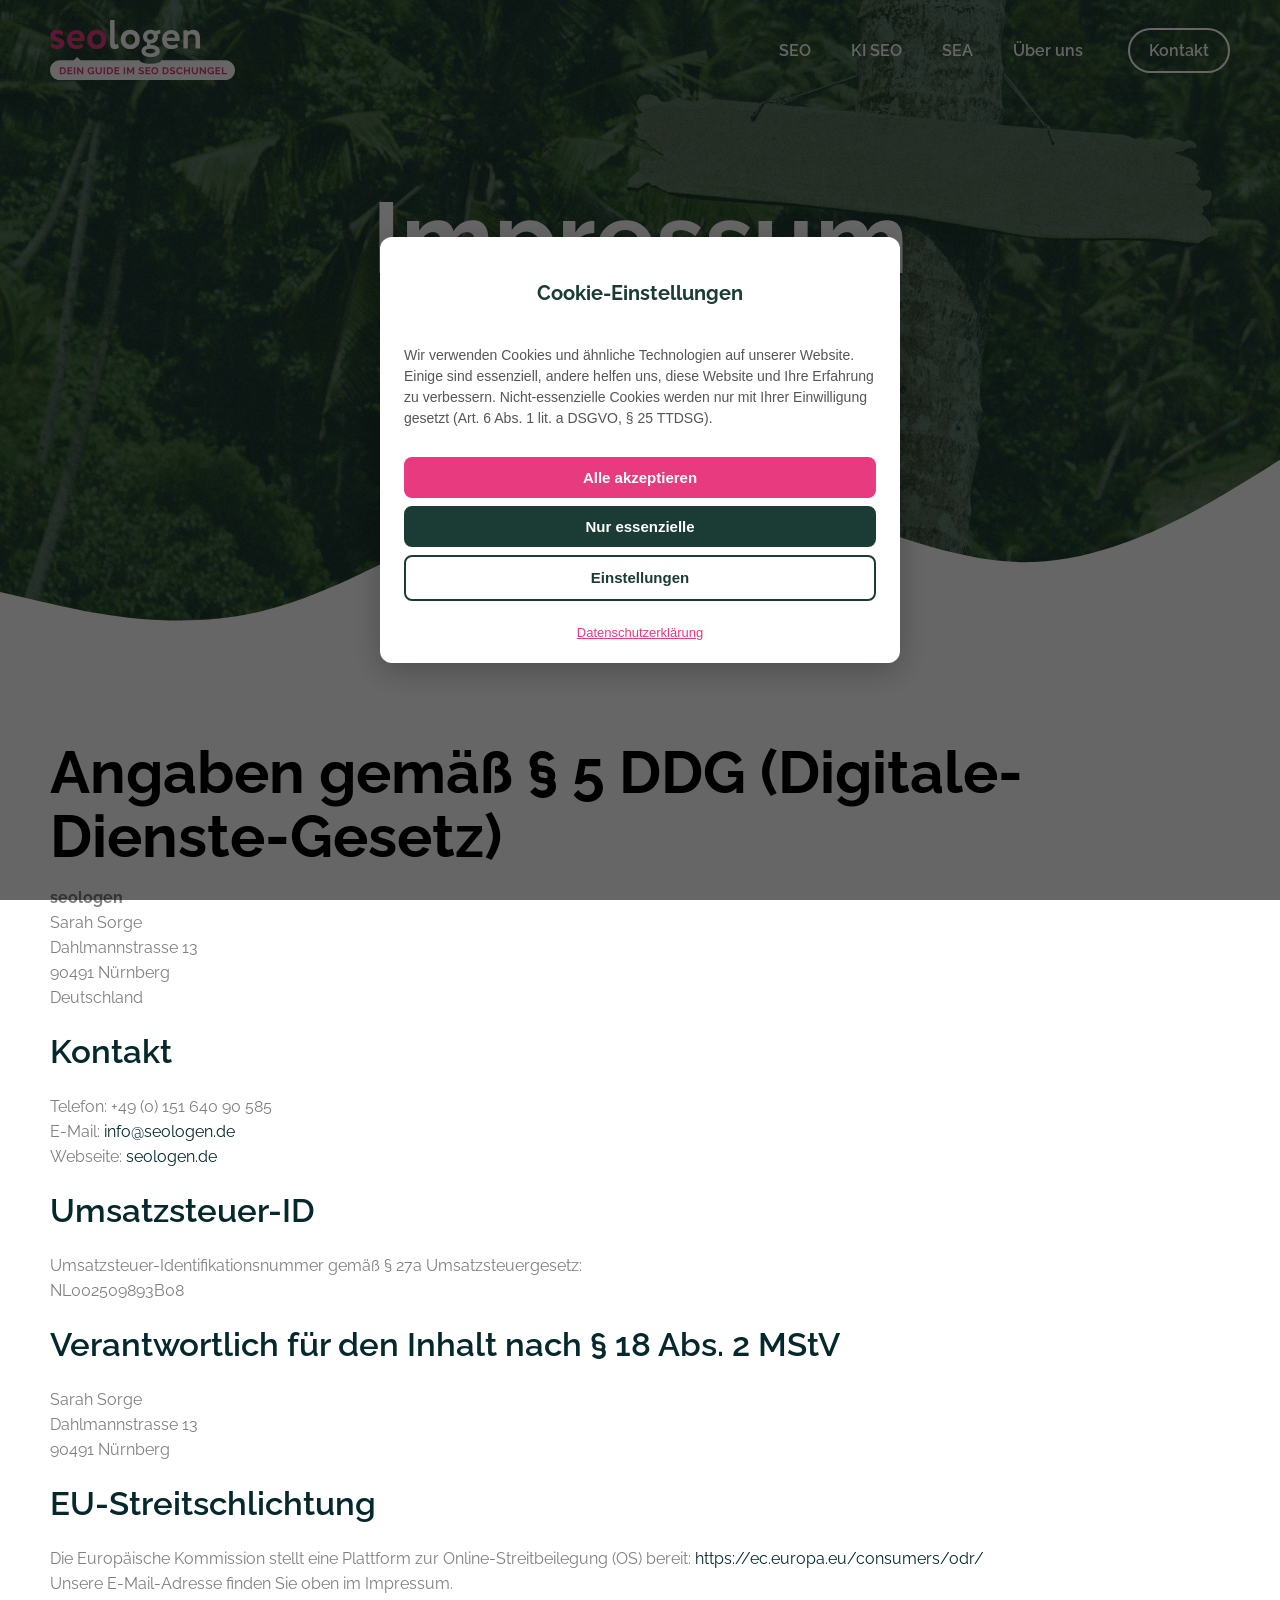
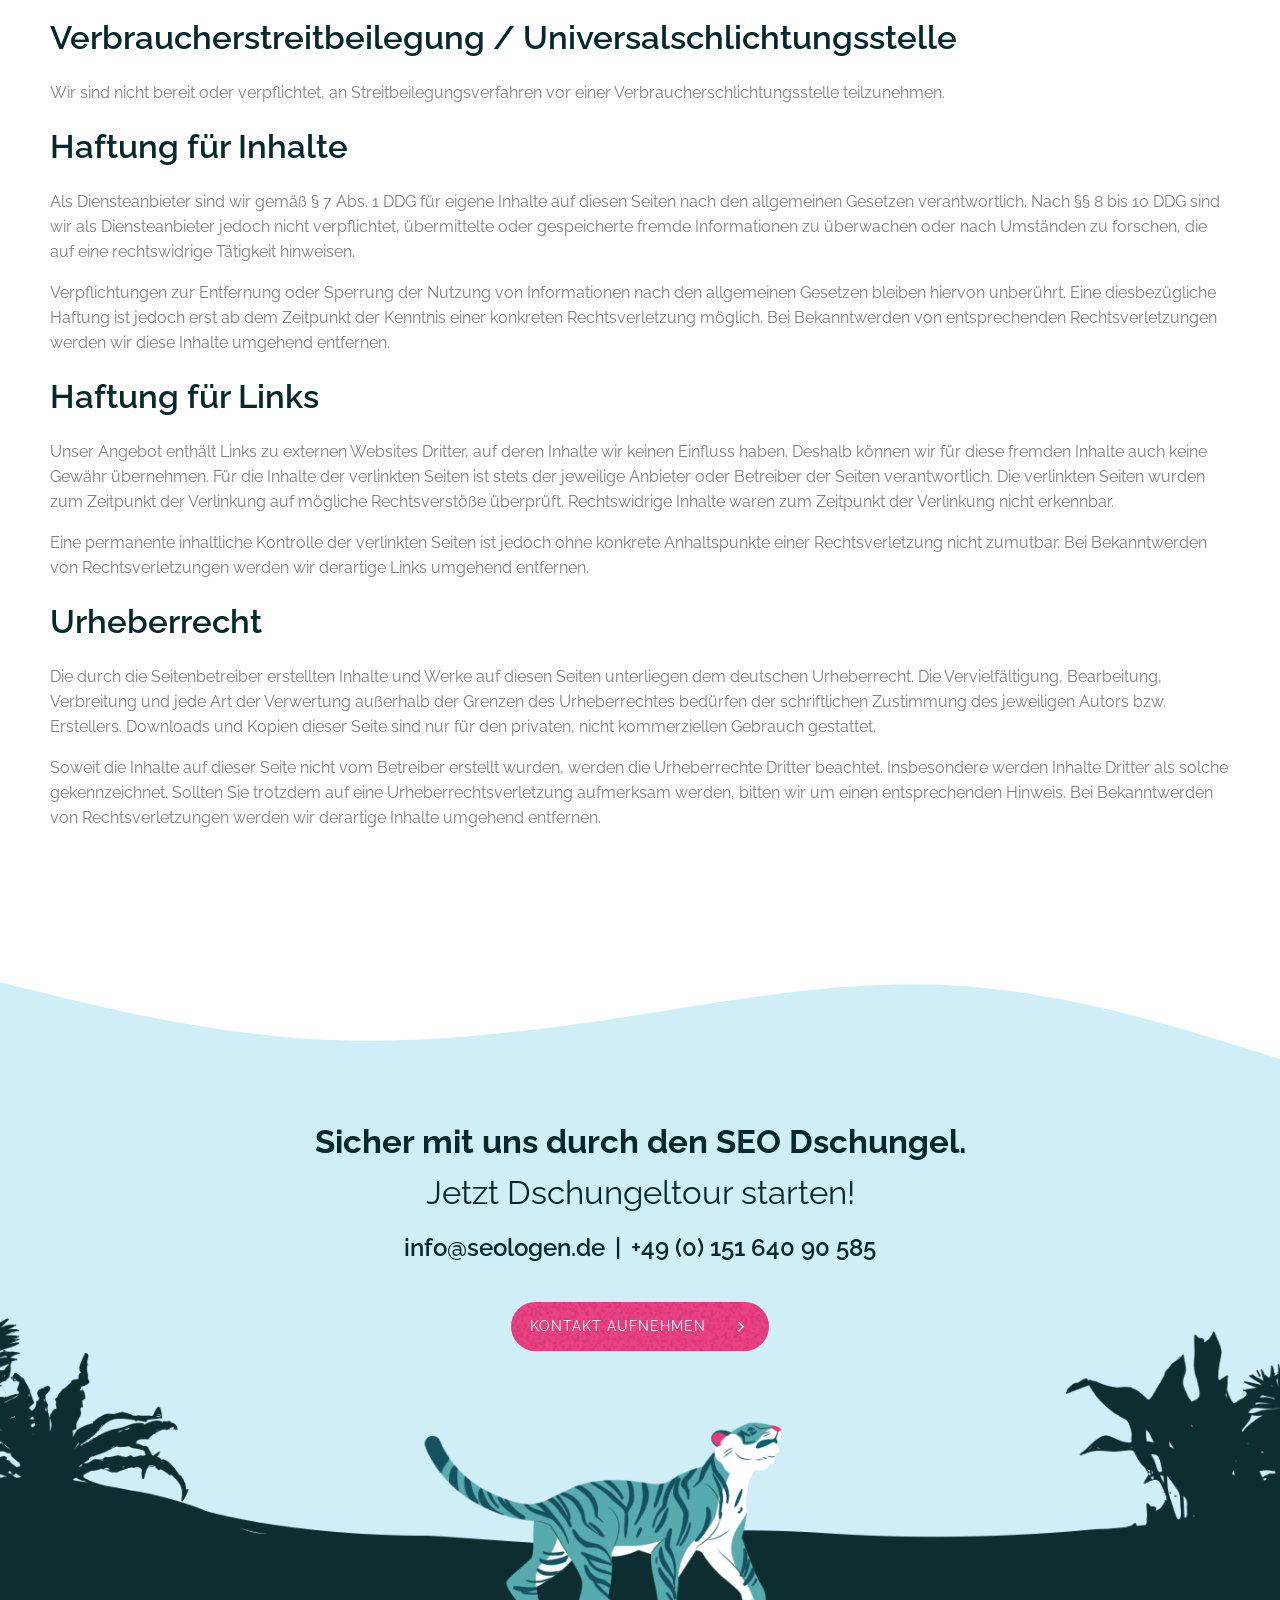
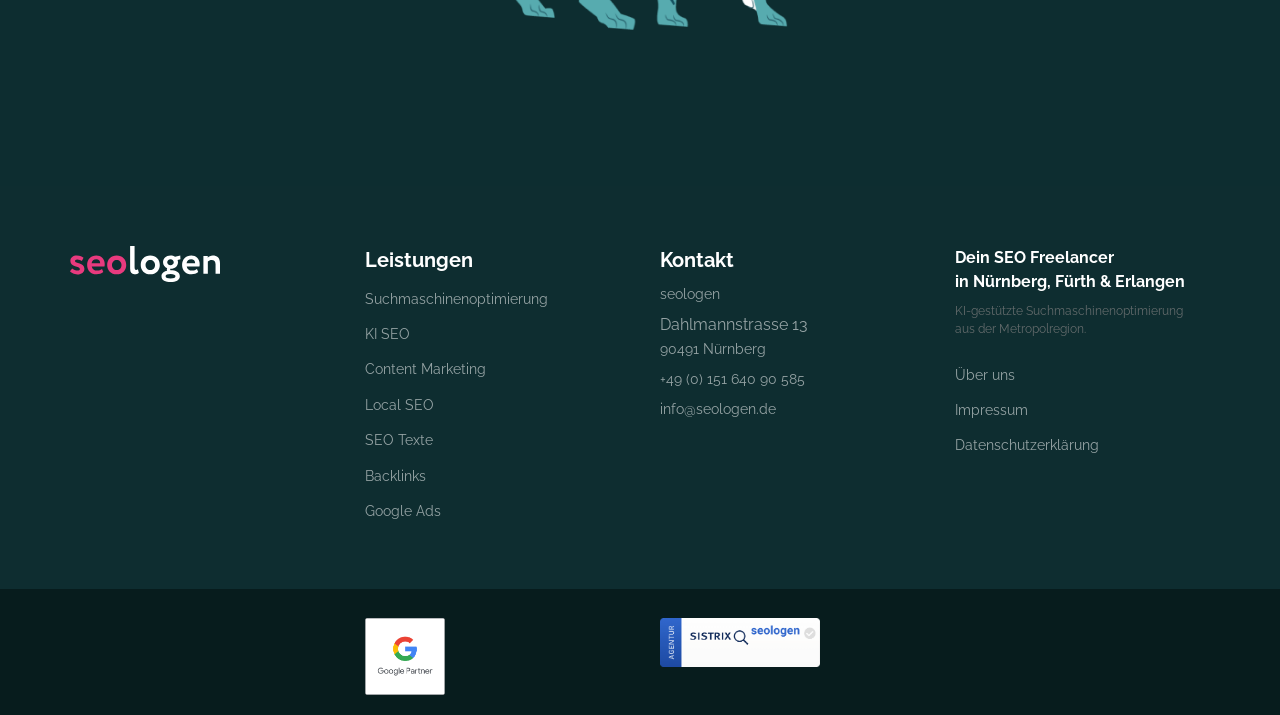
<file: impressum/index.html>
<!DOCTYPE html>
<html lang="de-DE" >
<head>
<script>if(location.pathname.endsWith("/index.html")){window.location.replace(location.pathname.slice(0,-10));}</script>
<meta charset="UTF-8">
<meta name="viewport" content="width=device-width, initial-scale=1.0">
<!-- WP_HEAD() START -->
<style id="local-fonts-css" type="text/css">
@font-face{font-family:'Raleway';font-style:normal;font-weight:400;font-display:swap;src:url('../wp-content/uploads/fonts/raleway-400.woff2') format('woff2')}
@font-face{font-family:'Raleway';font-style:normal;font-weight:600;font-display:swap;src:url('../wp-content/uploads/fonts/raleway-600.woff2') format('woff2')}
@font-face{font-family:'Raleway';font-style:normal;font-weight:700;font-display:swap;src:url('../wp-content/uploads/fonts/raleway-700.woff2') format('woff2')}
</style>


<meta name='robots' content='index, follow, max-image-preview:large, max-snippet:-1, max-video-preview:-1' />

	<title>Impressum | seologen</title><link rel="preload" data-rocket-preload as="image" href="../wp-content/uploads/2021/11/kontakt-header.webp" fetchpriority="high">
	<meta name="description" content="Impressum der seologen - SEO &amp; SEA Freelancer Agentur aus Nürnberg ✓ Kontakt: ☎ +49 (0) 151 640 90 585 ✓ E-Mail: info@seologen.de" />
	<link rel="llms" href="/llms.txt" />
	<link rel="canonical" href="https://seologen.de/impressum/" />
	<meta property="og:locale" content="de_DE" />
	<meta property="og:type" content="website" />
	<meta property="og:image" content="https://seologen.de/wp-content/uploads/2021/11/seologen-seo-leistungen.webp" />
<meta property="og:image:width" content="1200" />
<meta property="og:image:height" content="630" />
<meta property="og:title" content="Impressum | seologen" />
	<meta property="og:description" content="Impressum der seologen - SEO &amp; SEA Freelancer Agentur aus Nürnberg ✓ Kontakt: ☎ +49 (0) 151 640 90 585 ✓ E-Mail: info@seologen.de" />
	<meta property="og:url" content="../impressum/" />
	<meta property="og:site_name" content="Seologen" />
	<meta property="article:modified_time" content="2021-12-17T15:26:47+00:00" />
	<script type="application/ld+json" class="yoast-schema-graph">{"@context":"https://schema.org","@graph":[{"@type":"WebPage","@id":"https://seologen.de/impressum/","url":"https://seologen.de/impressum/","name":"Impressum | seologen","isPartOf":{"@id":"https://seologen.de/#website"},"datePublished":"2021-09-28T12:27:48+00:00","dateModified":"2021-12-17T15:26:47+00:00","description":"Impressum Seologen: SEO & SEA Guide ✓ ☎ +49 (0) 151 640 90 585. E-mail: info@seologen.de","breadcrumb":{"@id":"https://seologen.de/impressum/#breadcrumb"},"inLanguage":"de-DE","potentialAction":[{"@type":"ReadAction","target":["https://seologen.de/impressum/"]}]},{"@type":"BreadcrumbList","@id":"https://seologen.de/impressum/#breadcrumb","itemListElement":[{"@type":"ListItem","position":1,"name":"Startseite","item":"https://seologen.de/"},{"@type":"ListItem","position":2,"name":"Impressum"}]},{"@type":"WebSite","@id":"https://seologen.de/#website","url":"https://seologen.de/","name":"Seologen","description":"Dein Guide durch den SEO Dschungel","potentialAction":[{"@type":"SearchAction","target":{"@type":"EntryPoint","urlTemplate":"https://seologen.de/?s={search_term_string}"},"query-input":{"@type":"PropertyValueSpecification","valueRequired":true,"valueName":"search_term_string"}}],"inLanguage":"de-DE","publisher":{"@type":"Organization","name":"seologen","logo":{"@type":"ImageObject","url":"https://seologen.de/wp-content/uploads/2021/11/seologen-logo.svg"}}}]}</script>




<style id='wp-img-auto-sizes-contain-inline-css' type='text/css'>
img:is([sizes=auto i],[sizes^="auto," i]){contain-intrinsic-size:3000px 1500px}
/*# sourceURL=wp-img-auto-sizes-contain-inline-css */
</style>
<style id='wp-block-library-inline-css' type='text/css'>
:root{--wp-block-synced-color:#7a00df;--wp-block-synced-color--rgb:122,0,223;--wp-bound-block-color:var(--wp-block-synced-color);--wp-editor-canvas-background:#ddd;--wp-admin-theme-color:#007cba;--wp-admin-theme-color--rgb:0,124,186;--wp-admin-theme-color-darker-10:#006ba1;--wp-admin-theme-color-darker-10--rgb:0,107,160.5;--wp-admin-theme-color-darker-20:#005a87;--wp-admin-theme-color-darker-20--rgb:0,90,135;--wp-admin-border-width-focus:2px}@media (min-resolution:192dpi){:root{--wp-admin-border-width-focus:1.5px}}.wp-element-button{cursor:pointer}:root .has-very-light-gray-background-color{background-color:#eee}:root .has-very-dark-gray-background-color{background-color:#313131}:root .has-very-light-gray-color{color:#eee}:root .has-very-dark-gray-color{color:#313131}:root .has-vivid-green-cyan-to-vivid-cyan-blue-gradient-background{background:linear-gradient(135deg,#00d084,#0693e3)}:root .has-purple-crush-gradient-background{background:linear-gradient(135deg,#34e2e4,#4721fb 50%,#ab1dfe)}:root .has-hazy-dawn-gradient-background{background:linear-gradient(135deg,#faaca8,#dad0ec)}:root .has-subdued-olive-gradient-background{background:linear-gradient(135deg,#fafae1,#67a671)}:root .has-atomic-cream-gradient-background{background:linear-gradient(135deg,#fdd79a,#004a59)}:root .has-nightshade-gradient-background{background:linear-gradient(135deg,#330968,#31cdcf)}:root .has-midnight-gradient-background{background:linear-gradient(135deg,#020381,#2874fc)}:root{--wp--preset--font-size--normal:16px;--wp--preset--font-size--huge:42px}.has-regular-font-size{font-size:1em}.has-larger-font-size{font-size:2.625em}.has-normal-font-size{font-size:var(--wp--preset--font-size--normal)}.has-huge-font-size{font-size:var(--wp--preset--font-size--huge)}.has-text-align-center{text-align:center}.has-text-align-left{text-align:left}.has-text-align-right{text-align:right}.has-fit-text{white-space:nowrap!important}#end-resizable-editor-section{display:none}.aligncenter{clear:both}.items-justified-left{justify-content:flex-start}.items-justified-center{justify-content:center}.items-justified-right{justify-content:flex-end}.items-justified-space-between{justify-content:space-between}.screen-reader-text{border:0;clip-path:inset(50%);height:1px;margin:-1px;overflow:hidden;padding:0;position:absolute;width:1px;word-wrap:normal!important}.screen-reader-text:focus{background-color:#ddd;clip-path:none;color:#444;display:block;font-size:1em;height:auto;left:5px;line-height:normal;padding:15px 23px 14px;text-decoration:none;top:5px;width:auto;z-index:100000}html :where(.has-border-color){border-style:solid}html :where([style*=border-top-color]){border-top-style:solid}html :where([style*=border-right-color]){border-right-style:solid}html :where([style*=border-bottom-color]){border-bottom-style:solid}html :where([style*=border-left-color]){border-left-style:solid}html :where([style*=border-width]){border-style:solid}html :where([style*=border-top-width]){border-top-style:solid}html :where([style*=border-right-width]){border-right-style:solid}html :where([style*=border-bottom-width]){border-bottom-style:solid}html :where([style*=border-left-width]){border-left-style:solid}html :where(img[class*=wp-image-]){height:auto;max-width:100%}:where(figure){margin:0 0 1em}html :where(.is-position-sticky){--wp-admin--admin-bar--position-offset:var(--wp-admin--admin-bar--height,0px)}@media screen and (max-width:600px){html :where(.is-position-sticky){--wp-admin--admin-bar--position-offset:0px}}

/*# sourceURL=wp-block-library-inline-css */
</style><style id='global-styles-inline-css' type='text/css'>
:root{--wp--preset--aspect-ratio--square: 1;--wp--preset--aspect-ratio--4-3: 4/3;--wp--preset--aspect-ratio--3-4: 3/4;--wp--preset--aspect-ratio--3-2: 3/2;--wp--preset--aspect-ratio--2-3: 2/3;--wp--preset--aspect-ratio--16-9: 16/9;--wp--preset--aspect-ratio--9-16: 9/16;--wp--preset--color--black: #000000;--wp--preset--color--cyan-bluish-gray: #abb8c3;--wp--preset--color--white: #ffffff;--wp--preset--color--pale-pink: #f78da7;--wp--preset--color--vivid-red: #cf2e2e;--wp--preset--color--luminous-vivid-orange: #ff6900;--wp--preset--color--luminous-vivid-amber: #fcb900;--wp--preset--color--light-green-cyan: #7bdcb5;--wp--preset--color--vivid-green-cyan: #00d084;--wp--preset--color--pale-cyan-blue: #8ed1fc;--wp--preset--color--vivid-cyan-blue: #0693e3;--wp--preset--color--vivid-purple: #9b51e0;--wp--preset--gradient--vivid-cyan-blue-to-vivid-purple: linear-gradient(135deg,rgb(6,147,227) 0%,rgb(155,81,224) 100%);--wp--preset--gradient--light-green-cyan-to-vivid-green-cyan: linear-gradient(135deg,rgb(122,220,180) 0%,rgb(0,208,130) 100%);--wp--preset--gradient--luminous-vivid-amber-to-luminous-vivid-orange: linear-gradient(135deg,rgb(252,185,0) 0%,rgb(255,105,0) 100%);--wp--preset--gradient--luminous-vivid-orange-to-vivid-red: linear-gradient(135deg,rgb(255,105,0) 0%,rgb(207,46,46) 100%);--wp--preset--gradient--very-light-gray-to-cyan-bluish-gray: linear-gradient(135deg,rgb(238,238,238) 0%,rgb(169,184,195) 100%);--wp--preset--gradient--cool-to-warm-spectrum: linear-gradient(135deg,rgb(74,234,220) 0%,rgb(151,120,209) 20%,rgb(207,42,186) 40%,rgb(238,44,130) 60%,rgb(251,105,98) 80%,rgb(254,248,76) 100%);--wp--preset--gradient--blush-light-purple: linear-gradient(135deg,rgb(255,206,236) 0%,rgb(152,150,240) 100%);--wp--preset--gradient--blush-bordeaux: linear-gradient(135deg,rgb(254,205,165) 0%,rgb(254,45,45) 50%,rgb(107,0,62) 100%);--wp--preset--gradient--luminous-dusk: linear-gradient(135deg,rgb(255,203,112) 0%,rgb(199,81,192) 50%,rgb(65,88,208) 100%);--wp--preset--gradient--pale-ocean: linear-gradient(135deg,rgb(255,245,203) 0%,rgb(182,227,212) 50%,rgb(51,167,181) 100%);--wp--preset--gradient--electric-grass: linear-gradient(135deg,rgb(202,248,128) 0%,rgb(113,206,126) 100%);--wp--preset--gradient--midnight: linear-gradient(135deg,rgb(2,3,129) 0%,rgb(40,116,252) 100%);--wp--preset--font-size--small: 13px;--wp--preset--font-size--medium: 20px;--wp--preset--font-size--large: 36px;--wp--preset--font-size--x-large: 42px;--wp--preset--spacing--20: 0.44rem;--wp--preset--spacing--30: 0.67rem;--wp--preset--spacing--40: 1rem;--wp--preset--spacing--50: 1.5rem;--wp--preset--spacing--60: 2.25rem;--wp--preset--spacing--70: 3.38rem;--wp--preset--spacing--80: 5.06rem;--wp--preset--shadow--natural: 6px 6px 9px rgba(0, 0, 0, 0.2);--wp--preset--shadow--deep: 12px 12px 50px rgba(0, 0, 0, 0.4);--wp--preset--shadow--sharp: 6px 6px 0px rgba(0, 0, 0, 0.2);--wp--preset--shadow--outlined: 6px 6px 0px -3px rgb(255, 255, 255), 6px 6px rgb(0, 0, 0);--wp--preset--shadow--crisp: 6px 6px 0px rgb(0, 0, 0);}:where(.is-layout-flex){gap: 0.5em;}:where(.is-layout-grid){gap: 0.5em;}body .is-layout-flex{display: flex;}.is-layout-flex{flex-wrap: wrap;align-items: center;}.is-layout-flex > :is(*, div){margin: 0;}body .is-layout-grid{display: grid;}.is-layout-grid > :is(*, div){margin: 0;}:where(.wp-block-columns.is-layout-flex){gap: 2em;}:where(.wp-block-columns.is-layout-grid){gap: 2em;}:where(.wp-block-post-template.is-layout-flex){gap: 1.25em;}:where(.wp-block-post-template.is-layout-grid){gap: 1.25em;}.has-black-color{color: var(--wp--preset--color--black) !important;}.has-cyan-bluish-gray-color{color: var(--wp--preset--color--cyan-bluish-gray) !important;}.has-white-color{color: var(--wp--preset--color--white) !important;}.has-pale-pink-color{color: var(--wp--preset--color--pale-pink) !important;}.has-vivid-red-color{color: var(--wp--preset--color--vivid-red) !important;}.has-luminous-vivid-orange-color{color: var(--wp--preset--color--luminous-vivid-orange) !important;}.has-luminous-vivid-amber-color{color: var(--wp--preset--color--luminous-vivid-amber) !important;}.has-light-green-cyan-color{color: var(--wp--preset--color--light-green-cyan) !important;}.has-vivid-green-cyan-color{color: var(--wp--preset--color--vivid-green-cyan) !important;}.has-pale-cyan-blue-color{color: var(--wp--preset--color--pale-cyan-blue) !important;}.has-vivid-cyan-blue-color{color: var(--wp--preset--color--vivid-cyan-blue) !important;}.has-vivid-purple-color{color: var(--wp--preset--color--vivid-purple) !important;}.has-black-background-color{background-color: var(--wp--preset--color--black) !important;}.has-cyan-bluish-gray-background-color{background-color: var(--wp--preset--color--cyan-bluish-gray) !important;}.has-white-background-color{background-color: var(--wp--preset--color--white) !important;}.has-pale-pink-background-color{background-color: var(--wp--preset--color--pale-pink) !important;}.has-vivid-red-background-color{background-color: var(--wp--preset--color--vivid-red) !important;}.has-luminous-vivid-orange-background-color{background-color: var(--wp--preset--color--luminous-vivid-orange) !important;}.has-luminous-vivid-amber-background-color{background-color: var(--wp--preset--color--luminous-vivid-amber) !important;}.has-light-green-cyan-background-color{background-color: var(--wp--preset--color--light-green-cyan) !important;}.has-vivid-green-cyan-background-color{background-color: var(--wp--preset--color--vivid-green-cyan) !important;}.has-pale-cyan-blue-background-color{background-color: var(--wp--preset--color--pale-cyan-blue) !important;}.has-vivid-cyan-blue-background-color{background-color: var(--wp--preset--color--vivid-cyan-blue) !important;}.has-vivid-purple-background-color{background-color: var(--wp--preset--color--vivid-purple) !important;}.has-black-border-color{border-color: var(--wp--preset--color--black) !important;}.has-cyan-bluish-gray-border-color{border-color: var(--wp--preset--color--cyan-bluish-gray) !important;}.has-white-border-color{border-color: var(--wp--preset--color--white) !important;}.has-pale-pink-border-color{border-color: var(--wp--preset--color--pale-pink) !important;}.has-vivid-red-border-color{border-color: var(--wp--preset--color--vivid-red) !important;}.has-luminous-vivid-orange-border-color{border-color: var(--wp--preset--color--luminous-vivid-orange) !important;}.has-luminous-vivid-amber-border-color{border-color: var(--wp--preset--color--luminous-vivid-amber) !important;}.has-light-green-cyan-border-color{border-color: var(--wp--preset--color--light-green-cyan) !important;}.has-vivid-green-cyan-border-color{border-color: var(--wp--preset--color--vivid-green-cyan) !important;}.has-pale-cyan-blue-border-color{border-color: var(--wp--preset--color--pale-cyan-blue) !important;}.has-vivid-cyan-blue-border-color{border-color: var(--wp--preset--color--vivid-cyan-blue) !important;}.has-vivid-purple-border-color{border-color: var(--wp--preset--color--vivid-purple) !important;}.has-vivid-cyan-blue-to-vivid-purple-gradient-background{background: var(--wp--preset--gradient--vivid-cyan-blue-to-vivid-purple) !important;}.has-light-green-cyan-to-vivid-green-cyan-gradient-background{background: var(--wp--preset--gradient--light-green-cyan-to-vivid-green-cyan) !important;}.has-luminous-vivid-amber-to-luminous-vivid-orange-gradient-background{background: var(--wp--preset--gradient--luminous-vivid-amber-to-luminous-vivid-orange) !important;}.has-luminous-vivid-orange-to-vivid-red-gradient-background{background: var(--wp--preset--gradient--luminous-vivid-orange-to-vivid-red) !important;}.has-very-light-gray-to-cyan-bluish-gray-gradient-background{background: var(--wp--preset--gradient--very-light-gray-to-cyan-bluish-gray) !important;}.has-cool-to-warm-spectrum-gradient-background{background: var(--wp--preset--gradient--cool-to-warm-spectrum) !important;}.has-blush-light-purple-gradient-background{background: var(--wp--preset--gradient--blush-light-purple) !important;}.has-blush-bordeaux-gradient-background{background: var(--wp--preset--gradient--blush-bordeaux) !important;}.has-luminous-dusk-gradient-background{background: var(--wp--preset--gradient--luminous-dusk) !important;}.has-pale-ocean-gradient-background{background: var(--wp--preset--gradient--pale-ocean) !important;}.has-electric-grass-gradient-background{background: var(--wp--preset--gradient--electric-grass) !important;}.has-midnight-gradient-background{background: var(--wp--preset--gradient--midnight) !important;}.has-small-font-size{font-size: var(--wp--preset--font-size--small) !important;}.has-medium-font-size{font-size: var(--wp--preset--font-size--medium) !important;}.has-large-font-size{font-size: var(--wp--preset--font-size--large) !important;}.has-x-large-font-size{font-size: var(--wp--preset--font-size--x-large) !important;}
/*# sourceURL=global-styles-inline-css */
</style>

<style id='classic-theme-styles-inline-css' type='text/css'>
/*! This file is auto-generated */
.wp-block-button__link{color:#fff;background-color:#32373c;border-radius:9999px;box-shadow:none;text-decoration:none;padding:calc(.667em + 2px) calc(1.333em + 2px);font-size:1.125em}.wp-block-file__button{background:#32373c;color:#fff;text-decoration:none}
/*# sourceURL=/wp-includes/css/classic-themes.min.css */
</style>
<link data-minify="1" rel='stylesheet' id='oxygen-css' href='../wp-content/cache/min/1/wp-content/plugins/oxygen/component-framework/oxygen.css?ver=1736198742' type='text/css' media='all' />
<style id='rocket-lazyload-inline-css' type='text/css'>
.rll-youtube-player{position:relative;padding-bottom:56.23%;height:0;overflow:hidden;max-width:100%;}.rll-youtube-player:focus-within{outline: 2px solid currentColor;outline-offset: 5px;}.rll-youtube-player iframe{position:absolute;top:0;left:0;width:100%;height:100%;z-index:100;background:0 0}.rll-youtube-player img{bottom:0;display:block;left:0;margin:auto;max-width:100%;width:100%;position:absolute;right:0;top:0;border:none;height:auto;-webkit-transition:.4s all;-moz-transition:.4s all;transition:.4s all}.rll-youtube-player img:hover{-webkit-filter:brightness(75%)}.rll-youtube-player .play{height:100%;width:100%;left:0;top:0;position:absolute;background:var(--wpr-bg-a9ac7915-fef6-436b-bdcc-51c2abf13800) no-repeat center;background-color: transparent !important;cursor:pointer;border:none;}
/*# sourceURL=rocket-lazyload-inline-css */
</style>
<script type="text/javascript" src="../wp-includes/js/jquery/jquery.min.js?ver=3.7.1" id="jquery-core-js"></script>

<link rel='shortlink' href='../?p=195' />
<!-- start Simple Custom CSS and JS -->
<script type="text/javascript">
document.addEventListener("DOMContentLoaded", function() {
  var lazyBackgrounds = [].slice.call(document.querySelectorAll(".lazy-bg"));

  if ("IntersectionObserver" in window && "IntersectionObserverEntry" in window && "intersectionRatio" in window.IntersectionObserverEntry.prototype) {
    let lazyBackgroundObserver = new IntersectionObserver(function(entries, observer) {
      entries.forEach(function(entry) {
        if (entry.isIntersecting) {
          entry.target.classList.add("bg-visible");
          lazyBackgroundObserver.unobserve(entry.target);
        }
      });
    });

    lazyBackgrounds.forEach(function(lazyBackground) {
      lazyBackgroundObserver.observe(lazyBackground);
    });
  }
});</script>
<!-- end Simple Custom CSS and JS -->
<!-- start Simple Custom CSS and JS -->
<script type="text/javascript">
jQuery(window).on('load',function(){
          
       jQuery('#section-237-40').mousemove(function(e) {


            var wx = jQuery(window).width();
            var wy = jQuery(window).height();

            var x = e.pageX - this.offsetLeft;
            var y = e.pageY - this.offsetTop;

            var newx = x - wx / 2;
            var newy = y - wy / 2;

            //jQuery('span').text(newx + ", " + newy);

            jQuery('.deep-hero-effect-div').each(function(i) {
                if(jQuery(this).index()==0){
                jQuery(this).attr('data-speed','0.02');
				} else  if(jQuery(this).index()==1){
 				jQuery(this).attr('data-speed','0.01');
                } else  if(jQuery(this).index()==2){
 				jQuery(this).attr('data-speed','0.02');

				} 
                var speed = jQuery(this).attr('data-speed');
                if (jQuery(this).attr('data-revert')) speed *= -1;
                TweenMax.to(jQuery(this), 1, {
                    x: (1 - newx * speed),
                    y: (1 - newy * speed)
                });

            });

        });

});</script>
<!-- end Simple Custom CSS and JS -->

<script defer src="https://ajax.googleapis.com/ajax/libs/jquery/3.1.0/jquery.min.js"></script>



 <script data-minify="1" src="../wp-content/cache/min/1/ajax/libs/gsap/1.18.4/TweenMax.min.js?ver=1736198743"></script><!-- end Simple Custom CSS and JS -->
<style type="text/css">
.custom-cursor { cursor: pointer; }
.oxy-header-wrapper .oxygen-only-show-in-overlay.oxy-header-row { position: relative !important; z-index: 100 !important; pointer-events: none !important; }
.oxy-header-wrapper .oxygen-only-show-in-overlay.oxy-header-row a,
.oxy-header-wrapper .oxygen-only-show-in-overlay.oxy-header-row button,
.oxy-header-wrapper .oxygen-only-show-in-overlay.oxy-header-row svg,
.oxy-header-wrapper .oxygen-only-show-in-overlay.oxy-header-row img,
.oxy-header-wrapper .oxygen-only-show-in-overlay.oxy-header-row .oxy-header-right { pointer-events: auto !important; }
.oxy-header-wrapper .oxygen-hide-in-sticky { display: block; }
.oxy-header-wrapper .oxygen-show-in-sticky-only { display: none; }
.oxy-header-wrapper.oxy-sticky-header-active .oxygen-hide-in-sticky, .oxy-header-wrapper.oxy-sticky-header-active .oxygen-only-show-in-overlay { display: none !important; }
.oxy-header-wrapper.oxy-sticky-header-active .oxygen-show-in-sticky-only, .oxy-header-wrapper.oxy-sticky-header-active .oxygen-hide-in-overlay { display: block !important; }
.oxy-pro-menu-dropdown-icon, .oxy-pro-menu-dropdown-icon-click-area { display: none !important; }
.oxy-nav-menu-dropdown-arrow .menu-item > a::after { display: none !important; }
</style>
<!-- end Simple Custom CSS and JS -->
<link rel="icon" href="../wp-content/uploads/2021/08/cropped-favicon3-32x32.png" sizes="32x32" />
<link rel="icon" href="../wp-content/uploads/2021/08/cropped-favicon3-192x192.png" sizes="192x192" />
<link rel="apple-touch-icon" href="../wp-content/uploads/2021/08/cropped-favicon3-180x180.png" />
<meta name="msapplication-TileImage" content="../wp-content/uploads/2021/08/cropped-favicon3-270x270.png" />
<link data-minify="1" rel='stylesheet' id='oxygen-cache-32-css' href='../wp-content/cache/background-css/seologen.de/wp-content/cache/min/1/wp-content/uploads/oxygen/css/32.css?ver=1736198852&wpr_t=1769899718' type='text/css' media='all' />
<link data-minify="1" rel='stylesheet' id='oxygen-cache-195-css' href='../wp-content/cache/background-css/seologen.de/wp-content/cache/min/1/wp-content/uploads/oxygen/css/195.css?ver=1736198923&wpr_t=1769899718' type='text/css' media='all' />
<link data-minify="1" rel='stylesheet' id='oxygen-universal-styles-css' href='../wp-content/cache/background-css/seologen.de/wp-content/cache/min/1/wp-content/uploads/oxygen/css/universal.css?ver=1736198742&wpr_t=1769899718' type='text/css' media='all' />
<noscript><style id="rocket-lazyload-nojs-css">.rll-youtube-player, [data-lazy-src]{display:none !important;}</style></noscript><!-- END OF WP_HEAD() -->
<link data-minify="1" rel='stylesheet' id='oxygen-aos-css' href='../wp-content/cache/min/1/wp-content/plugins/oxygen/component-framework/vendor/aos/aos.css?ver=1736198742' type='text/css' media='all' />
<style id="wpr-lazyload-bg-container"></style><style id="wpr-lazyload-bg-exclusion">#section-2-195{--wpr-bg-8345d421-5a05-48c2-ae1f-0aa667ce6769: url('../wp-content/uploads/2021/11/kontakt-header.webp');}</style>
<noscript>
<style id="wpr-lazyload-bg-nostyle">#section-111-32{--wpr-bg-2a539be6-5d9a-4c15-9592-298cfd7655cb: url('../wp-content/uploads/2021/11/footer-laptop2.webp');}#section-111-32{--wpr-bg-246afec2-3248-46ee-8b75-960b7ef8c11c: url('../wp-content/uploads/2021/11/footer-laptop2.webp');}#section-111-32{--wpr-bg-70f37ff3-16b9-4d7c-994c-ef7f1af33d49: url('../wp-content/uploads/2021/11/footer-tiger-tablet-new2.webp');}#section-111-32{--wpr-bg-14127b4b-1ebc-46f8-847b-c76c30c8c69d: url('../wp-content/uploads/2021/11/footer-tiger-mobile-new2.webp');}.oxy-pro-menu .oxy-pro-menu-off-canvas-container,.oxy-pro-menu .oxy-pro-menu-open-container{--wpr-bg-344dd0a9-8f70-4a5e-acc8-07c516785ba0: url('../wp-content/cache/min/1/wp-content/uploads/oxygen/css/');}.oxel_icon_button__container:hover{--wpr-bg-b4393afa-5aeb-4e5d-a07b-83afd7b127c7: url('../wp-content/uploads/2021/10/button-background.webp');}.oxel_icon_button__container{--wpr-bg-02bb9712-952b-4311-8680-2e12903a620c: url('../wp-content/uploads/2021/10/button-background.webp');}.hero-subpage{--wpr-bg-a651d401-6908-4c26-8edd-7e7f54d95099: url('../wp-content/uploads/2021/11/seo-header.webp');}.onecolumn-shape-section{--wpr-bg-a43b428b-ff0f-4c44-b902-5545b70d8498: url('../wp-content/uploads/2021/11/background-texture-right-big2-1.webp');}.onecolumn-shape-section{--wpr-bg-941288b1-27ef-42d1-b011-a1775002e79b: url('../wp-content/uploads/2021/11/shape-full.webp');}.onecolumn-shape-section{--wpr-bg-64140905-5082-4211-b1ef-d7f9282a6aa4: url('../wp-content/uploads/2021/11/mobile-texture-right.webp');}.background-shapeleaves{--wpr-bg-c41f8af5-a66b-4cae-9dcf-42b374c3d295: url('../wp-content/uploads/2021/11/background-blurb-big-_1_.webp');}.background-shapeleaves{--wpr-bg-4a3bbf1b-ca22-47e4-b348-d8778cb83627: url('../wp-content/uploads/2021/11/blurb-mobile-background.webp');}.background-shapeleaves{--wpr-bg-24590ede-0575-45f2-9788-267b503d882c: url('../wp-content/uploads/2021/11/blurb-mobile-background.webp');}.showcase-slider-section{--wpr-bg-e381b452-41e5-41e6-8242-1ed8afa7e4cf: url('../wp-content/uploads/2021/11/background-slider-_1_.webp');}.text-accordion-shape-section{--wpr-bg-37902154-3a1e-4fad-988c-e090a816e79f: url('../wp-content/uploads/2021/11/shape-full.webp');}.masked-copy{--wpr-bg-ebacde89-1a84-4aec-9323-f37da7f6a8bf: url('../wp-content/uploads/2021/11/background-seo-sea.webp');}.twocolumns-shape-section{--wpr-bg-450178e7-06fc-4db7-9bfb-85b8e4bf8ca6: url('../wp-content/uploads/2021/11/background-texture-right-big2-1.webp');}.twocolumns-shape-section{--wpr-bg-71d99dc4-3aa7-4b3f-9e72-34c986ae323e: url('../wp-content/uploads/2021/11/shape-full.webp');}.twocolumns-shape-section{--wpr-bg-6f7f2898-f8a8-49fb-9a5d-8f5af2ff1ad8: url('../wp-content/uploads/2021/11/mobile-texture-right.webp');}.oxel_flipbox__front{--wpr-bg-e74785da-4c23-46d8-b720-0b936efe042c: url('http://elements.oxy.host/wp-content/uploads/sites/52/2020/07/atmosphere-blue-cloud-clouds-601798.jpg');}.ausblick-section{--wpr-bg-49aad8ef-b7f3-4408-829a-74f24111fe52: url('../wp-content/uploads/2021/11/background-ausblick-_1_.webp');}.ausblick-section{--wpr-bg-77f69ae7-b560-4aa1-90ab-85b0c5460ed9: url('../wp-content/uploads/2021/11/ausblick-mobile-1.webp');}.ausblick-section{--wpr-bg-cfc803bd-affd-4d65-a922-8d2be1f4753a: url('../wp-content/uploads/2021/10/ausblick-mobile-1.png');}.ausblick-section{--wpr-bg-c6fbe11c-8412-4bbe-9633-097b4d75ad00: url('../wp-content/uploads/2021/11/ausblick-mobile-3.webp');}.ausblick-section{--wpr-bg-c9da97b8-4299-4f84-b063-db840799e280: url('../wp-content/uploads/2021/11/background-ausblick2-1.webp');}.tabs-contents-8807-tab{--wpr-bg-b1f7664b-bde3-4bc4-9125-4a9cc53eeda3: url('../wp-content/uploads/2021/11/combined-shape.webp');}.tabs-contents-8807-tab{--wpr-bg-466f1afd-aab4-46ff-83b1-bf60ac50dc1f: url('../wp-content/uploads/2021/11/combined-shape-1.webp');}.tabs-contents-8807-tab{--wpr-bg-164e8eff-c2f3-4fe0-87c2-997c375cdd3f: url('../wp-content/uploads/2021/11/combined-shape-1.webp');}.background-animals{--wpr-bg-86d42d77-d184-4900-a6bb-6a4beb5ca62e: url('../wp-content/uploads/2021/11/yoal-desurmont-jqgs-m-3-b-9-fpo-unsplash-1-1-1.webp');}.background-animals{--wpr-bg-ea2e5f53-2e08-4e0c-83d8-d45debc9b1f3: url('../wp-content/uploads/2021/11/background-animals-mobile.webp');}.ranking-background{--wpr-bg-a1a53c33-0b23-4bc4-9f7d-0d54a339f144: url('../wp-content/uploads/2021/11/ranking-background-1.webp');}.hero-blog{--wpr-bg-aaf4e033-dc4a-427b-93ef-bd9256550a9e: url('../wp-content/uploads/2021/11/seo-header.webp');}#section-308-40.bg-visible{--wpr-bg-441e1383-77ad-4685-850b-7730e5fc0d7f: url('../wp-content/uploads/2021/11/header-mobile-1.webp');}#section-294-40.bg-visible{--wpr-bg-f2d7fe6a-9aaf-4f88-ad86-aed0741961d8: url('../wp-content/uploads/2021/11/background-animals-mobile.webp');}.footer-tiger{--wpr-bg-0557a4ea-ba28-474e-956c-539cec369212: url('../wp-content/uploads/2021/11/Footer-Shapes-Tiger-groesser_1x-1.webp');}.piotnetforms-button{--wpr-bg-5d9a9dec-04bf-40a4-8e24-303f91aa533a: url('https://seologen.de/wp-content/uploads/2021/10/button-background.webp');}.piotnetforms-button:hover{--wpr-bg-9b7db1a6-01ed-42fa-a0f0-1f0683d1b09a: url('https://seologen.de/wp-content/uploads/2021/10/button-background.webp');}.rll-youtube-player .play{--wpr-bg-a9ac7915-fef6-436b-bdcc-51c2abf13800: url('../wp-content/plugins/wp-rocket/assets/img/youtube.png');}</style>
</noscript>
<script type="application/javascript">const rocket_pairs = [{"selector":"#section-111-32","style":"#section-111-32{--wpr-bg-2a539be6-5d9a-4c15-9592-298cfd7655cb: url('https:\/\/../wp-content\/uploads\/2021\/11\/footer-laptop2.webp');}","hash":"2a539be6-5d9a-4c15-9592-298cfd7655cb","url":"https:\/\/../wp-content\/uploads\/2021\/11\/footer-laptop2.webp"},{"selector":"#section-111-32","style":"#section-111-32{--wpr-bg-246afec2-3248-46ee-8b75-960b7ef8c11c: url('https:\/\/../wp-content\/uploads\/2021\/11\/footer-laptop2.webp');}","hash":"246afec2-3248-46ee-8b75-960b7ef8c11c","url":"https:\/\/../wp-content\/uploads\/2021\/11\/footer-laptop2.webp"},{"selector":"#section-111-32","style":"#section-111-32{--wpr-bg-70f37ff3-16b9-4d7c-994c-ef7f1af33d49: url('https:\/\/../wp-content\/uploads\/2021\/11\/footer-tiger-tablet-new2.webp');}","hash":"70f37ff3-16b9-4d7c-994c-ef7f1af33d49","url":"https:\/\/../wp-content\/uploads\/2021\/11\/footer-tiger-tablet-new2.webp"},{"selector":"#section-111-32","style":"#section-111-32{--wpr-bg-14127b4b-1ebc-46f8-847b-c76c30c8c69d: url('https:\/\/../wp-content\/uploads\/2021\/11\/footer-tiger-mobile-new2.webp');}","hash":"14127b4b-1ebc-46f8-847b-c76c30c8c69d","url":"https:\/\/../wp-content\/uploads\/2021\/11\/footer-tiger-mobile-new2.webp"},{"selector":".oxy-pro-menu .oxy-pro-menu-off-canvas-container,.oxy-pro-menu .oxy-pro-menu-open-container","style":".oxy-pro-menu .oxy-pro-menu-off-canvas-container,.oxy-pro-menu .oxy-pro-menu-open-container{--wpr-bg-344dd0a9-8f70-4a5e-acc8-07c516785ba0: url('https:\/\/../wp-content\/cache\/min\/1\/wp-content\/uploads\/oxygen\/css\/');}","hash":"344dd0a9-8f70-4a5e-acc8-07c516785ba0","url":"https:\/\/../wp-content\/cache\/min\/1\/wp-content\/uploads\/oxygen\/css\/"},{"selector":".oxel_icon_button__container","style":".oxel_icon_button__container:hover{--wpr-bg-b4393afa-5aeb-4e5d-a07b-83afd7b127c7: url('https:\/\/../wp-content\/uploads\/2021\/10\/button-background.webp');}","hash":"b4393afa-5aeb-4e5d-a07b-83afd7b127c7","url":"https:\/\/../wp-content\/uploads\/2021\/10\/button-background.webp"},{"selector":".oxel_icon_button__container","style":".oxel_icon_button__container{--wpr-bg-02bb9712-952b-4311-8680-2e12903a620c: url('https:\/\/../wp-content\/uploads\/2021\/10\/button-background.webp');}","hash":"02bb9712-952b-4311-8680-2e12903a620c","url":"https:\/\/../wp-content\/uploads\/2021\/10\/button-background.webp"},{"selector":".hero-subpage","style":".hero-subpage{--wpr-bg-a651d401-6908-4c26-8edd-7e7f54d95099: url('https:\/\/../wp-content\/uploads\/2021\/11\/seo-header.webp');}","hash":"a651d401-6908-4c26-8edd-7e7f54d95099","url":"https:\/\/../wp-content\/uploads\/2021\/11\/seo-header.webp"},{"selector":".onecolumn-shape-section","style":".onecolumn-shape-section{--wpr-bg-a43b428b-ff0f-4c44-b902-5545b70d8498: url('https:\/\/../wp-content\/uploads\/2021\/11\/background-texture-right-big2-1.webp');}","hash":"a43b428b-ff0f-4c44-b902-5545b70d8498","url":"https:\/\/../wp-content\/uploads\/2021\/11\/background-texture-right-big2-1.webp"},{"selector":".onecolumn-shape-section","style":".onecolumn-shape-section{--wpr-bg-941288b1-27ef-42d1-b011-a1775002e79b: url('https:\/\/../wp-content\/uploads\/2021\/11\/shape-full.webp');}","hash":"941288b1-27ef-42d1-b011-a1775002e79b","url":"https:\/\/../wp-content\/uploads\/2021\/11\/shape-full.webp"},{"selector":".onecolumn-shape-section","style":".onecolumn-shape-section{--wpr-bg-64140905-5082-4211-b1ef-d7f9282a6aa4: url('https:\/\/../wp-content\/uploads\/2021\/11\/mobile-texture-right.webp');}","hash":"64140905-5082-4211-b1ef-d7f9282a6aa4","url":"https:\/\/../wp-content\/uploads\/2021\/11\/mobile-texture-right.webp"},{"selector":".background-shapeleaves","style":".background-shapeleaves{--wpr-bg-c41f8af5-a66b-4cae-9dcf-42b374c3d295: url('https:\/\/../wp-content\/uploads\/2021\/11\/background-blurb-big-_1_.webp');}","hash":"c41f8af5-a66b-4cae-9dcf-42b374c3d295","url":"https:\/\/../wp-content\/uploads\/2021\/11\/background-blurb-big-_1_.webp"},{"selector":".background-shapeleaves","style":".background-shapeleaves{--wpr-bg-4a3bbf1b-ca22-47e4-b348-d8778cb83627: url('https:\/\/../wp-content\/uploads\/2021\/11\/blurb-mobile-background.webp');}","hash":"4a3bbf1b-ca22-47e4-b348-d8778cb83627","url":"https:\/\/../wp-content\/uploads\/2021\/11\/blurb-mobile-background.webp"},{"selector":".background-shapeleaves","style":".background-shapeleaves{--wpr-bg-24590ede-0575-45f2-9788-267b503d882c: url('https:\/\/../wp-content\/uploads\/2021\/11\/blurb-mobile-background.webp');}","hash":"24590ede-0575-45f2-9788-267b503d882c","url":"https:\/\/../wp-content\/uploads\/2021\/11\/blurb-mobile-background.webp"},{"selector":".showcase-slider-section","style":".showcase-slider-section{--wpr-bg-e381b452-41e5-41e6-8242-1ed8afa7e4cf: url('https:\/\/../wp-content\/uploads\/2021\/11\/background-slider-_1_.webp');}","hash":"e381b452-41e5-41e6-8242-1ed8afa7e4cf","url":"https:\/\/../wp-content\/uploads\/2021\/11\/background-slider-_1_.webp"},{"selector":".text-accordion-shape-section","style":".text-accordion-shape-section{--wpr-bg-37902154-3a1e-4fad-988c-e090a816e79f: url('https:\/\/../wp-content\/uploads\/2021\/11\/shape-full.webp');}","hash":"37902154-3a1e-4fad-988c-e090a816e79f","url":"https:\/\/../wp-content\/uploads\/2021\/11\/shape-full.webp"},{"selector":".masked-copy","style":".masked-copy{--wpr-bg-ebacde89-1a84-4aec-9323-f37da7f6a8bf: url('https:\/\/../wp-content\/uploads\/2021\/11\/background-seo-sea.webp');}","hash":"ebacde89-1a84-4aec-9323-f37da7f6a8bf","url":"https:\/\/../wp-content\/uploads\/2021\/11\/background-seo-sea.webp"},{"selector":".twocolumns-shape-section","style":".twocolumns-shape-section{--wpr-bg-450178e7-06fc-4db7-9bfb-85b8e4bf8ca6: url('https:\/\/../wp-content\/uploads\/2021\/11\/background-texture-right-big2-1.webp');}","hash":"450178e7-06fc-4db7-9bfb-85b8e4bf8ca6","url":"https:\/\/../wp-content\/uploads\/2021\/11\/background-texture-right-big2-1.webp"},{"selector":".twocolumns-shape-section","style":".twocolumns-shape-section{--wpr-bg-71d99dc4-3aa7-4b3f-9e72-34c986ae323e: url('https:\/\/../wp-content\/uploads\/2021\/11\/shape-full.webp');}","hash":"71d99dc4-3aa7-4b3f-9e72-34c986ae323e","url":"https:\/\/../wp-content\/uploads\/2021\/11\/shape-full.webp"},{"selector":".twocolumns-shape-section","style":".twocolumns-shape-section{--wpr-bg-6f7f2898-f8a8-49fb-9a5d-8f5af2ff1ad8: url('https:\/\/../wp-content\/uploads\/2021\/11\/mobile-texture-right.webp');}","hash":"6f7f2898-f8a8-49fb-9a5d-8f5af2ff1ad8","url":"https:\/\/../wp-content\/uploads\/2021\/11\/mobile-texture-right.webp"},{"selector":".oxel_flipbox__front","style":".oxel_flipbox__front{--wpr-bg-e74785da-4c23-46d8-b720-0b936efe042c: url('http:\/\/elements.oxy.host\/wp-content\/uploads\/sites\/52\/2020\/07\/atmosphere-blue-cloud-clouds-601798.jpg');}","hash":"e74785da-4c23-46d8-b720-0b936efe042c","url":"http:\/\/elements.oxy.host\/wp-content\/uploads\/sites\/52\/2020\/07\/atmosphere-blue-cloud-clouds-601798.jpg"},{"selector":".ausblick-section","style":".ausblick-section{--wpr-bg-49aad8ef-b7f3-4408-829a-74f24111fe52: url('https:\/\/../wp-content\/uploads\/2021\/11\/background-ausblick-_1_.webp');}","hash":"49aad8ef-b7f3-4408-829a-74f24111fe52","url":"https:\/\/../wp-content\/uploads\/2021\/11\/background-ausblick-_1_.webp"},{"selector":".ausblick-section","style":".ausblick-section{--wpr-bg-77f69ae7-b560-4aa1-90ab-85b0c5460ed9: url('https:\/\/../wp-content\/uploads\/2021\/11\/ausblick-mobile-1.webp');}","hash":"77f69ae7-b560-4aa1-90ab-85b0c5460ed9","url":"https:\/\/../wp-content\/uploads\/2021\/11\/ausblick-mobile-1.webp"},{"selector":".ausblick-section","style":".ausblick-section{--wpr-bg-cfc803bd-affd-4d65-a922-8d2be1f4753a: url('https:\/\/../wp-content\/uploads\/2021\/10\/ausblick-mobile-1.png');}","hash":"cfc803bd-affd-4d65-a922-8d2be1f4753a","url":"https:\/\/../wp-content\/uploads\/2021\/10\/ausblick-mobile-1.png"},{"selector":".ausblick-section","style":".ausblick-section{--wpr-bg-c6fbe11c-8412-4bbe-9633-097b4d75ad00: url('https:\/\/../wp-content\/uploads\/2021\/11\/ausblick-mobile-3.webp');}","hash":"c6fbe11c-8412-4bbe-9633-097b4d75ad00","url":"https:\/\/../wp-content\/uploads\/2021\/11\/ausblick-mobile-3.webp"},{"selector":".ausblick-section","style":".ausblick-section{--wpr-bg-c9da97b8-4299-4f84-b063-db840799e280: url('https:\/\/../wp-content\/uploads\/2021\/11\/background-ausblick2-1.webp');}","hash":"c9da97b8-4299-4f84-b063-db840799e280","url":"https:\/\/../wp-content\/uploads\/2021\/11\/background-ausblick2-1.webp"},{"selector":".tabs-contents-8807-tab","style":".tabs-contents-8807-tab{--wpr-bg-b1f7664b-bde3-4bc4-9125-4a9cc53eeda3: url('https:\/\/../wp-content\/uploads\/2021\/11\/combined-shape.webp');}","hash":"b1f7664b-bde3-4bc4-9125-4a9cc53eeda3","url":"https:\/\/../wp-content\/uploads\/2021\/11\/combined-shape.webp"},{"selector":".tabs-contents-8807-tab","style":".tabs-contents-8807-tab{--wpr-bg-466f1afd-aab4-46ff-83b1-bf60ac50dc1f: url('https:\/\/../wp-content\/uploads\/2021\/11\/combined-shape-1.webp');}","hash":"466f1afd-aab4-46ff-83b1-bf60ac50dc1f","url":"https:\/\/../wp-content\/uploads\/2021\/11\/combined-shape-1.webp"},{"selector":".tabs-contents-8807-tab","style":".tabs-contents-8807-tab{--wpr-bg-164e8eff-c2f3-4fe0-87c2-997c375cdd3f: url('https:\/\/../wp-content\/uploads\/2021\/11\/combined-shape-1.webp');}","hash":"164e8eff-c2f3-4fe0-87c2-997c375cdd3f","url":"https:\/\/../wp-content\/uploads\/2021\/11\/combined-shape-1.webp"},{"selector":".background-animals","style":".background-animals{--wpr-bg-86d42d77-d184-4900-a6bb-6a4beb5ca62e: url('https:\/\/../wp-content\/uploads\/2021\/11\/yoal-desurmont-jqgs-m-3-b-9-fpo-unsplash-1-1-1.webp');}","hash":"86d42d77-d184-4900-a6bb-6a4beb5ca62e","url":"https:\/\/../wp-content\/uploads\/2021\/11\/yoal-desurmont-jqgs-m-3-b-9-fpo-unsplash-1-1-1.webp"},{"selector":".background-animals","style":".background-animals{--wpr-bg-ea2e5f53-2e08-4e0c-83d8-d45debc9b1f3: url('https:\/\/../wp-content\/uploads\/2021\/11\/background-animals-mobile.webp');}","hash":"ea2e5f53-2e08-4e0c-83d8-d45debc9b1f3","url":"https:\/\/../wp-content\/uploads\/2021\/11\/background-animals-mobile.webp"},{"selector":".ranking-background","style":".ranking-background{--wpr-bg-a1a53c33-0b23-4bc4-9f7d-0d54a339f144: url('https:\/\/../wp-content\/uploads\/2021\/11\/ranking-background-1.webp');}","hash":"a1a53c33-0b23-4bc4-9f7d-0d54a339f144","url":"https:\/\/../wp-content\/uploads\/2021\/11\/ranking-background-1.webp"},{"selector":".hero-blog","style":".hero-blog{--wpr-bg-aaf4e033-dc4a-427b-93ef-bd9256550a9e: url('https:\/\/../wp-content\/uploads\/2021\/11\/seo-header.webp');}","hash":"aaf4e033-dc4a-427b-93ef-bd9256550a9e","url":"https:\/\/../wp-content\/uploads\/2021\/11\/seo-header.webp"},{"selector":"#section-308-40.bg-visible","style":"#section-308-40.bg-visible{--wpr-bg-441e1383-77ad-4685-850b-7730e5fc0d7f: url('https:\/\/../wp-content\/uploads\/2021\/11\/header-mobile-1.webp');}","hash":"441e1383-77ad-4685-850b-7730e5fc0d7f","url":"https:\/\/../wp-content\/uploads\/2021\/11\/header-mobile-1.webp"},{"selector":"#section-294-40.bg-visible","style":"#section-294-40.bg-visible{--wpr-bg-f2d7fe6a-9aaf-4f88-ad86-aed0741961d8: url('https:\/\/../wp-content\/uploads\/2021\/11\/background-animals-mobile.webp');}","hash":"f2d7fe6a-9aaf-4f88-ad86-aed0741961d8","url":"https:\/\/../wp-content\/uploads\/2021\/11\/background-animals-mobile.webp"},{"selector":".footer-tiger","style":".footer-tiger{--wpr-bg-0557a4ea-ba28-474e-956c-539cec369212: url('https:\/\/../wp-content\/uploads\/2021\/11\/Footer-Shapes-Tiger-groesser_1x-1.webp');}","hash":"0557a4ea-ba28-474e-956c-539cec369212","url":"https:\/\/../wp-content\/uploads\/2021\/11\/Footer-Shapes-Tiger-groesser_1x-1.webp"},{"selector":".piotnetforms-button","style":".piotnetforms-button{--wpr-bg-5d9a9dec-04bf-40a4-8e24-303f91aa533a: url('https:\/\/seologen.de\/wp-content\/uploads\/2021\/10\/button-background.webp');}","hash":"5d9a9dec-04bf-40a4-8e24-303f91aa533a","url":"https:\/\/seologen.de\/wp-content\/uploads\/2021\/10\/button-background.webp"},{"selector":".piotnetforms-button","style":".piotnetforms-button:hover{--wpr-bg-9b7db1a6-01ed-42fa-a0f0-1f0683d1b09a: url('https:\/\/seologen.de\/wp-content\/uploads\/2021\/10\/button-background.webp');}","hash":"9b7db1a6-01ed-42fa-a0f0-1f0683d1b09a","url":"https:\/\/seologen.de\/wp-content\/uploads\/2021\/10\/button-background.webp"},{"selector":".rll-youtube-player .play","style":".rll-youtube-player .play{--wpr-bg-a9ac7915-fef6-436b-bdcc-51c2abf13800: url('https:\/\/../wp-content\/plugins\/wp-rocket\/assets\/img\/youtube.png');}","hash":"a9ac7915-fef6-436b-bdcc-51c2abf13800","url":"https:\/\/../wp-content\/plugins\/wp-rocket\/assets\/img\/youtube.png"}]; const rocket_excluded_pairs = [{"selector":"#section-2-195","style":"#section-2-195{--wpr-bg-8345d421-5a05-48c2-ae1f-0aa667ce6769: url('https:\/\/../wp-content\/uploads\/2021\/11\/kontakt-header.webp');}","hash":"8345d421-5a05-48c2-ae1f-0aa667ce6769","url":"https:\/\/../wp-content\/uploads\/2021\/11\/kontakt-header.webp"}];</script><meta name="generator" content="WP Rocket 3.17.4" data-wpr-features="wpr_lazyload_css_bg_img wpr_minify_js wpr_lazyload_images wpr_lazyload_iframes wpr_oci wpr_image_dimensions wpr_minify_css wpr_desktop wpr_preload_links" /><link rel="alternate" hreflang="de-de" href="https://seologen.de/impressum/" />
<link rel="alternate" hreflang="de-ch" href="https://www.seologen.ch/impressum/" />
<link rel="alternate" hreflang="x-default" href="https://seologen.de/impressum/" />
<style>span.atomic-footer-9-link,span.atomic-footer-9-link:hover,span.atomic-footer-9-link:focus,span.atomic-footer-9-link:active{color:rgba(255,255,255,0.56)!important;cursor:default!important;pointer-events:none}</style>
</head>
<body class="wp-singular page-template-default page page-id-195 wp-theme-oxygen-is-not-a-theme  wp-embed-responsive oxygen-body piotnetforms-edit" >
<a href="#main-content" class="skip-link" style="position:absolute;left:-9999px;top:auto;width:1px;height:1px;overflow:hidden;z-index:9999;">Zum Hauptinhalt springen</a>




						<header id="_header-146-32" class="oxy-header-wrapper oxy-sticky-header oxy-overlay-header oxy-header" ><div id="_header_row-175-32" class="oxygen-hide-in-sticky oxygen-only-show-in-overlay oxy-header-row" ><div  class="oxy-header-container"><div id="_header_left-176-32" class="oxy-header-left" ><a id="link-177-32" class="ct-link" href="../" aria-label="seologen Startseite"  ><img loading="lazy" width="260" height="63"  id="image-178-32" alt="seologen Logo" src="../wp-content/uploads/2021/11/seologen-logo.svg" class="ct-image"/><img loading="lazy" width="621" height="77"  id="image-206-32" alt="Dein Guide im SEO Dschungel – Slogan" src="../wp-content/uploads/2021/12/seologen-slogan-seo-dschungel.svg" class="ct-image" data-aos="zoom-in-left" data-aos-duration="1500" data-aos-once="false"/></a></div><div id="_header_center-179-32" class="oxy-header-center" ></div><div id="_header_right-180-32" class="oxy-header-right" ><nav id="_nav_menu-181-32" class="oxy-nav-menu oxy-nav-menu-dropdowns oxy-nav-menu-dropdown-arrow" ><div class='oxy-menu-toggle' role='button' aria-label='Navigation öffnen' tabindex='0'><div class='oxy-nav-menu-hamburger-wrap'><div class='oxy-nav-menu-hamburger'><div class='oxy-nav-menu-hamburger-line'></div><div class='oxy-nav-menu-hamburger-line'></div><div class='oxy-nav-menu-hamburger-line'></div></div></div></div><div class="menu-main-menu-de-container"><ul id="menu-main-menu-de" class="oxy-nav-menu-list"><li class="menu-item menu-item-type-post_type menu-item-object-page"><a href="../seo-beratung/">SEO</a></li>
<li class="menu-item menu-item-type-post_type menu-item-object-page"><a href="../ki-seo/">KI SEO</a></li>
<li class="menu-item menu-item-type-post_type menu-item-object-page"><a href="../sea/">SEA</a></li>
<li class="menu-item menu-item-type-post_type menu-item-object-page"><a href="../ueber-uns/">Über uns</a></li>
</ul></div></nav><a id="link_button-182-32" class="ct-link-button ghost-button" href="../kontakt/"   >Kontakt</a></div></div></div><div id="_header_row-165-32" class="oxygen-show-in-sticky-only oxygen-hide-in-overlay oxy-header-row" ><div  class="oxy-header-container"><div id="_header_left-166-32" class="oxy-header-left" ><a id="link-167-32" class="ct-link" href="../" aria-label="seologen Startseite"  ><img loading="lazy" width="260" height="63"  id="image-168-32" alt="seologen Logo" src="../wp-content/uploads/2021/11/seologen-logo.svg" class="ct-image"/></a></div><div id="_header_center-169-32" class="oxy-header-center" ></div><div id="_header_right-171-32" class="oxy-header-right" ><nav id="_nav_menu-170-32" class="oxy-nav-menu oxy-nav-menu-dropdowns oxy-nav-menu-dropdown-arrow" ><div class='oxy-menu-toggle' role='button' aria-label='Navigation öffnen' tabindex='0'><div class='oxy-nav-menu-hamburger-wrap'><div class='oxy-nav-menu-hamburger'><div class='oxy-nav-menu-hamburger-line'></div><div class='oxy-nav-menu-hamburger-line'></div><div class='oxy-nav-menu-hamburger-line'></div></div></div></div><div class="menu-main-menu-de-container"><ul id="menu-main-menu-de-1" class="oxy-nav-menu-list"><li class="menu-item menu-item-type-post_type menu-item-object-page"><a href="../seo-beratung/">SEO</a></li>
<li class="menu-item menu-item-type-post_type menu-item-object-page"><a href="../ki-seo/">KI SEO</a></li>
<li class="menu-item menu-item-type-post_type menu-item-object-page"><a href="../sea/">SEA</a></li>
<li class="menu-item menu-item-type-post_type menu-item-object-page"><a href="../ueber-uns/">Über uns</a></li>
</ul></div></nav><a id="link_button-172-32" class="ct-link-button" href="../kontakt/"   >Kontakt</a></div></div></div></header>
				<script type="text/javascript">
			jQuery(document).ready(function() {
				var selector = "#_header-146-32",
					scrollval = parseInt("300");
				if (!scrollval || scrollval < 1) {
											jQuery("body").css("margin-top", jQuery(selector).outerHeight());
						jQuery(selector).addClass("oxy-sticky-header-active");
									}
				else {
					var scrollTopOld = 0;
					jQuery(window).scroll(function() {
						if (!jQuery('body').hasClass('oxy-nav-menu-prevent-overflow')) {
							if (jQuery(this).scrollTop() > scrollval 
																) {
								if (
																		!jQuery(selector).hasClass("oxy-sticky-header-active")) {
									if (jQuery(selector).css('position')!='absolute') {
										jQuery("body").css("margin-top", jQuery(selector).outerHeight());
									}
									jQuery(selector)
										.addClass("oxy-sticky-header-active")
																			.addClass("oxy-sticky-header-fade-in");
																	}
							}
							else {
								jQuery(selector)
									.removeClass("oxy-sticky-header-fade-in")
									.removeClass("oxy-sticky-header-active");
								if (jQuery(selector).css('position')!='absolute') {
									jQuery("body").css("margin-top", "");
								}
							}
							scrollTopOld = jQuery(this).scrollTop();
						}
					})
				}
			});
		</script><header id="_header-183-32" class="oxy-header-wrapper oxy-sticky-header oxy-overlay-header oxy-header" ><div id="_header_row-184-32" class="oxygen-hide-in-sticky oxygen-only-show-in-overlay oxy-header-row" ><div class="oxy-header-container"><div id="_header_left-185-32" class="oxy-header-left" ><a id="link-186-32" class="ct-link" href="../"   ><img loading="lazy" width="260" height="63"  id="image-187-32" alt="seologen Logo" src="../wp-content/uploads/2021/11/seologen-logo.svg" class="ct-image"/><img loading="lazy" width="621" height="77"  id="image-207-32" alt="Dein Guide im SEO Dschungel – Slogan" src="../wp-content/uploads/2021/12/seologen-slogan-seo-dschungel.svg" class="ct-image" data-aos="zoom-in-left" data-aos-duration="1500" data-aos-once="false"/></a></div><div id="_header_center-188-32" class="oxy-header-center" ></div><div id="_header_right-189-32" class="oxy-header-right" ><a id="link_button-191-32" class="ct-link-button ghost-button" href="../kontakt/"   >Kontakt</a>
		<div id="-pro-menu-200-32" class="oxy-pro-menu " ><div class="oxy-pro-menu-mobile-open-icon  oxy-pro-menu-off-canvas-trigger oxy-pro-menu-off-canvas-right" data-off-canvas-alignment="right"><svg id="-pro-menu-200-32-open-icon"><use xlink:href="#Lineariconsicon-menu"></use></svg></div>

                
        <div class="oxy-pro-menu-container  oxy-pro-menu-dropdown-links-visible-on-mobile oxy-pro-menu-dropdown-links-toggle oxy-pro-menu-show-dropdown" data-aos-duration="600" 

             data-oxy-pro-menu-dropdown-animation="fade-up"
             data-oxy-pro-menu-dropdown-animation-duration="0.4"
             data-entire-parent-toggles-dropdown="true"

                          data-oxy-pro-menu-off-canvas-animation="slide-left"
             
                          data-oxy-pro-menu-dropdown-animation-duration="0.4"
             
                          data-oxy-pro-menu-dropdown-links-on-mobile="toggle">
             
            <div class="menu-mobile-menu-de-container"><ul id="menu-mobile-menu-de" class="oxy-pro-menu-list"><li class="menu-item menu-item-type-post_type menu-item-object-page"><a href="../seo-beratung/">SEO</a></li>
<li class="menu-item menu-item-type-post_type menu-item-object-page"><a href="../ki-seo/">KI SEO</a></li>
<li class="menu-item menu-item-type-post_type menu-item-object-page"><a href="../sea/">SEA</a></li>
<li class="menu-item menu-item-type-post_type menu-item-object-page"><a href="../ueber-uns/">Über uns</a></li>
</ul></div>
            <div class="oxy-pro-menu-mobile-close-icon"><svg id="svg--pro-menu-200-32"><use xlink:href="#Lineariconsicon-cross"></use></svg></div>

        </div>

        </div>

		<script type="text/javascript">
			jQuery('#-pro-menu-200-32 .oxy-pro-menu-show-dropdown .menu-item-has-children > a', 'body').each(function(){
                jQuery(this).append('<div class="oxy-pro-menu-dropdown-icon-click-area"><svg class="oxy-pro-menu-dropdown-icon"><use xlink:href="#Lineariconsicon-chevron-down"></use></svg></div>');
            });
            jQuery('#-pro-menu-200-32 .oxy-pro-menu-show-dropdown .menu-item:not(.menu-item-has-children) > a', 'body').each(function(){
                jQuery(this).append('<div class="oxy-pro-menu-dropdown-icon-click-area"></div>');
            });			</script></div></div></div><div id="_header_row-192-32" class="oxygen-show-in-sticky-only oxygen-hide-in-overlay oxy-header-row" ><div class="oxy-header-container"><div id="_header_left-193-32" class="oxy-header-left" ><a id="link-194-32" class="ct-link" href="../"   ><img loading="lazy" width="260" height="63"  id="image-195-32" alt="seologen Logo" src="../wp-content/uploads/2021/11/seologen-logo.svg" class="ct-image"/></a></div><div id="_header_center-196-32" class="oxy-header-center" ></div><div id="_header_right-197-32" class="oxy-header-right" ><a id="link_button-199-32" class="ct-link-button" href="../kontakt/"   >Kontakt</a>
		<div id="-pro-menu-201-32" class="oxy-pro-menu " ><div class="oxy-pro-menu-mobile-open-icon  oxy-pro-menu-off-canvas-trigger oxy-pro-menu-off-canvas-right" data-off-canvas-alignment="right"><svg id="-pro-menu-201-32-open-icon"><use xlink:href="#Lineariconsicon-menu"></use></svg></div>

                
        <div class="oxy-pro-menu-container  oxy-pro-menu-dropdown-links-visible-on-mobile oxy-pro-menu-dropdown-links-toggle oxy-pro-menu-show-dropdown" data-aos-duration="600" 

             data-oxy-pro-menu-dropdown-animation="fade-up"
             data-oxy-pro-menu-dropdown-animation-duration="0.4"
             data-entire-parent-toggles-dropdown="true"

                          data-oxy-pro-menu-off-canvas-animation="slide-left"
             
                          data-oxy-pro-menu-dropdown-animation-duration="0.4"
             
                          data-oxy-pro-menu-dropdown-links-on-mobile="toggle">
             
            <div class="menu-mobile-menu-de-container"><ul id="menu-mobile-menu-de-1" class="oxy-pro-menu-list"><li class="menu-item menu-item-type-post_type menu-item-object-page"><a href="../seo-beratung/">SEO</a></li>
<li class="menu-item menu-item-type-post_type menu-item-object-page"><a href="../ki-seo/">KI SEO</a></li>
<li class="menu-item menu-item-type-post_type menu-item-object-page"><a href="../sea/">SEA</a></li>
<li class="menu-item menu-item-type-post_type menu-item-object-page"><a href="../ueber-uns/">Über uns</a></li>
</ul></div>
            <div class="oxy-pro-menu-mobile-close-icon"><svg id="svg--pro-menu-201-32"><use xlink:href="#Lineariconsicon-cross"></use></svg></div>

        </div>

        </div>

		<script type="text/javascript">
			jQuery('#-pro-menu-201-32 .oxy-pro-menu-show-dropdown .menu-item-has-children > a', 'body').each(function(){
                jQuery(this).append('<div class="oxy-pro-menu-dropdown-icon-click-area"><svg class="oxy-pro-menu-dropdown-icon"><use xlink:href="#Lineariconsicon-chevron-down"></use></svg></div>');
            });
            jQuery('#-pro-menu-201-32 .oxy-pro-menu-show-dropdown .menu-item:not(.menu-item-has-children) > a', 'body').each(function(){
                jQuery(this).append('<div class="oxy-pro-menu-dropdown-icon-click-area"></div>');
            });			</script></div></div></div></header>
<main id="main-content">
				<script type="text/javascript">
			jQuery(document).ready(function() {
				var selector = "#_header-183-32",
					scrollval = parseInt("50");
				if (!scrollval || scrollval < 1) {
											jQuery("body").css("margin-top", jQuery(selector).outerHeight());
						jQuery(selector).addClass("oxy-sticky-header-active");
									}
				else {
					var scrollTopOld = 0;
					jQuery(window).scroll(function() {
						if (!jQuery('body').hasClass('oxy-nav-menu-prevent-overflow')) {
							if (jQuery(this).scrollTop() > scrollval 
																) {
								if (
																		!jQuery(selector).hasClass("oxy-sticky-header-active")) {
									if (jQuery(selector).css('position')!='absolute') {
										jQuery("body").css("margin-top", jQuery(selector).outerHeight());
									}
									jQuery(selector)
										.addClass("oxy-sticky-header-active")
																			.addClass("oxy-sticky-header-fade-in");
																	}
							}
							else {
								jQuery(selector)
									.removeClass("oxy-sticky-header-fade-in")
									.removeClass("oxy-sticky-header-active");
								if (jQuery(selector).css('position')!='absolute') {
									jQuery("body").css("margin-top", "");
								}
							}
							scrollTopOld = jQuery(this).scrollTop();
						}
					})
				}
			});
		</script><div id='inner_content-11-32' class='ct-inner-content'><section id="section-2-195" class=" ct-section deep-hero-effect-div testing ct-section-with-shape-divider" ><div  class="ct-section-inner-wrap"><h1 id="headline-3-195" class="ct-headline ">Impressum</h1>
		<div id="-shape-divider-4-195" class="oxy-shape-divider " >        
        <div class="oxy_shape_divider" >
            <svg xmlns="http://www.w3.org/2000/svg" viewBox="0 0 1440 320" preserveAspectRatio="none"><path fill="currentColor" fill-opacity="1" d="M0,224L48,240C96,256,192,288,288,256C384,224,480,128,576,80C672,32,768,32,864,69.3C960,107,1056,181,1152,176C1248,171,1344,85,1392,42.7L1440,0L1440,320L1392,320C1344,320,1248,320,1152,320C1056,320,960,320,864,320C768,320,672,320,576,320C480,320,384,320,288,320C192,320,96,320,48,320L0,320Z"></path></svg>        </div>

        </div>

		</div></section><section id="section-5-195" class=" ct-section " ><div  class="ct-section-inner-wrap"><div id="_rich_text-10-195" class="oxy-rich-text" >

<h2>Angaben gem&auml;&szlig; &sect; 5 DDG (Digitale-Dienste-Gesetz)</h2>

<p><strong>seologen</strong><br />
Sarah Sorge<br />
Dahlmannstrasse 13<br />
90491 Nürnberg<br />
Deutschland</p>

<h3>Kontakt</h3>
<p>Telefon: +49 (0) 151 640 90 585<br />
E-Mail: <a href="mailto:info@seologen.de">info@seologen.de</a><br />
Webseite: <a href="https://seologen.de">seologen.de</a></p>

<h3>Umsatzsteuer-ID</h3>
<p>Umsatzsteuer-Identifikationsnummer gem&auml;&szlig; &sect; 27a Umsatzsteuergesetz:<br />
NL002509893B08</p>

<h3>Verantwortlich für den Inhalt nach &sect; 18 Abs. 2 MStV</h3>
<p>Sarah Sorge<br />
Dahlmannstrasse 13<br />
90491 Nürnberg</p>

<h3>EU-Streitschlichtung</h3>
<p>Die Europäische Kommission stellt eine Plattform zur Online-Streitbeilegung (OS) bereit: <a href="https://ec.europa.eu/consumers/odr/" target="_blank" rel="noopener">https://ec.europa.eu/consumers/odr/</a><br />
Unsere E-Mail-Adresse finden Sie oben im Impressum.</p>

<h3>Verbraucherstreitbeilegung / Universalschlichtungsstelle</h3>
<p>Wir sind nicht bereit oder verpflichtet, an Streitbeilegungsverfahren vor einer Verbraucherschlichtungsstelle teilzunehmen.</p>

<h3>Haftung für Inhalte</h3>
<p>Als Diensteanbieter sind wir gemäß &sect; 7 Abs. 1 DDG für eigene Inhalte auf diesen Seiten nach den allgemeinen Gesetzen verantwortlich. Nach &sect;&sect; 8 bis 10 DDG sind wir als Diensteanbieter jedoch nicht verpflichtet, übermittelte oder gespeicherte fremde Informationen zu überwachen oder nach Umständen zu forschen, die auf eine rechtswidrige Tätigkeit hinweisen.</p>
<p>Verpflichtungen zur Entfernung oder Sperrung der Nutzung von Informationen nach den allgemeinen Gesetzen bleiben hiervon unberührt. Eine diesbezügliche Haftung ist jedoch erst ab dem Zeitpunkt der Kenntnis einer konkreten Rechtsverletzung möglich. Bei Bekanntwerden von entsprechenden Rechtsverletzungen werden wir diese Inhalte umgehend entfernen.</p>

<h3>Haftung für Links</h3>
<p>Unser Angebot enthält Links zu externen Websites Dritter, auf deren Inhalte wir keinen Einfluss haben. Deshalb können wir für diese fremden Inhalte auch keine Gewähr übernehmen. Für die Inhalte der verlinkten Seiten ist stets der jeweilige Anbieter oder Betreiber der Seiten verantwortlich. Die verlinkten Seiten wurden zum Zeitpunkt der Verlinkung auf mögliche Rechtsverstöße überprüft. Rechtswidrige Inhalte waren zum Zeitpunkt der Verlinkung nicht erkennbar.</p>
<p>Eine permanente inhaltliche Kontrolle der verlinkten Seiten ist jedoch ohne konkrete Anhaltspunkte einer Rechtsverletzung nicht zumutbar. Bei Bekanntwerden von Rechtsverletzungen werden wir derartige Links umgehend entfernen.</p>

<h3>Urheberrecht</h3>
<p>Die durch die Seitenbetreiber erstellten Inhalte und Werke auf diesen Seiten unterliegen dem deutschen Urheberrecht. Die Vervielfältigung, Bearbeitung, Verbreitung und jede Art der Verwertung außerhalb der Grenzen des Urheberrechtes bedürfen der schriftlichen Zustimmung des jeweiligen Autors bzw. Erstellers. Downloads und Kopien dieser Seite sind nur für den privaten, nicht kommerziellen Gebrauch gestattet.</p>
<p>Soweit die Inhalte auf dieser Seite nicht vom Betreiber erstellt wurden, werden die Urheberrechte Dritter beachtet. Insbesondere werden Inhalte Dritter als solche gekennzeichnet. Sollten Sie trotzdem auf eine Urheberrechtsverletzung aufmerksam werden, bitten wir um einen entsprechenden Hinweis. Bei Bekanntwerden von Rechtsverletzungen werden wir derartige Inhalte umgehend entfernen.</p>

</div></div></section></div></main>
<footer>
<section id="section-78-32" class=" ct-section ct-section-with-shape-divider" ><div  class="ct-section-inner-wrap"><span id="headline-83-32" class="ct-headline h3-style">Sicher mit uns durch den SEO Dschungel.</span><span id="headline-86-32" class="ct-headline h3-style">Jetzt Dschungeltour starten!</span><div id="div_block-208-32" class="ct-div-block" ><div id="_rich_text-209-32" class="oxy-rich-text" ><a href="mailto:info@seologen.de">info@seologen.de</a></div><div id="_rich_text-210-32" class="oxy-rich-text" >|</div><div id="_rich_text-211-32" class="oxy-rich-text" ><p><a href="tel:+4915164090585">+49 (0) 151 640 90 585</a></p></div></div>
		<div id="-shape-divider-82-32" class="oxy-shape-divider " >        
        <div class="oxy_shape_divider oxy_shape_divider_top" style="transform:  scaleY(-1) scaleX(-1)">
            <svg xmlns="http://www.w3.org/2000/svg" viewBox="0 0 1440 320" preserveAspectRatio="none">
  <path fill="currentColor" fill-opacity="1" d="M0,96L60,122.7C120,149,240,203,360,213.3C480,224,600,192,720,165.3C840,139,960,117,1080,128C1200,139,1320,181,1380,202.7L1440,224L1440,320L1380,320C1320,320,1200,320,1080,320C960,320,840,320,720,320C600,320,480,320,360,320C240,320,120,320,60,320L0,320Z"></path>
</svg>        </div>

        </div>

		</div></section><section id="section-111-32" class=" ct-section footer-tiger" ><div  class="ct-section-inner-wrap"><a id="link-95-32" class="ct-link oxel_icon_button__container" href="../kontakt/"    role="button"><div id="text_block-97-32" class="ct-text-block oxel_icon_button_text" >Kontakt aufnehmen</div><div id="fancy_icon-96-32" class="ct-fancy-icon oxel_icon_button_icon" ><svg id="svg-fancy_icon-96-32"><use xlink:href="#FontAwesomeicon-angle-right"></use></svg></div></a></div></section><section id="section-12-32" class=" ct-section" ><div class="ct-section-inner-wrap"><div id="new_columns-13-32" class="ct-new-columns" ><div id="div_block-14-32" class="ct-div-block" ><a id="link-15-32" class="ct-link " href="../"   ><img width="260" height="63"  id="image-16-32" alt="seologen Logo" src="../wp-content/uploads/2021/11/seologen-logo.svg" class="ct-image"/></a></div><div id="div_block-20-32" class="ct-div-block" ><span id="headline-21-32" class="ct-headline atomic-footer-9-title">Leistungen</span><a id="link_text-22-32" class="ct-link-text atomic-footer-9-link" href="../seo-beratung/"   >Suchmaschinenoptimierung</a><a id="link_text-kiseo-32" class="ct-link-text atomic-footer-9-link" href="../ki-seo/"   >KI SEO</a><span class="ct-link-text atomic-footer-9-link" style="cursor:default;">Content Marketing</span><span class="ct-link-text atomic-footer-9-link" style="cursor:default;">Local SEO</span><span class="ct-link-text atomic-footer-9-link" style="cursor:default;">SEO Texte</span><span class="ct-link-text atomic-footer-9-link" style="cursor:default;">Backlinks</span><a id="link_text-28-32" class="ct-link-text atomic-footer-9-link" href="../sea/">Google Ads</a></div><div id="div_block-31-32" class="ct-div-block" ><span id="headline-32-32" class="ct-headline atomic-footer-9-title">Kontakt</span><div id="text_block-74-32" class="ct-text-block" >seologen</div><div id="text_block-228-169" class="ct-text-block" >Dahlmannstrasse 13</div><div id="text_block-75-32" class="ct-text-block" >90491 Nürnberg</div><a id="link_text-76-32" class="ct-link-text" href="tel:+4915164090585" target="_self"  >+49 (0) 151 640 90 585</a><a id="link_text-77-32" class="ct-link-text" href="mailto:info@seologen.de" target="_self"  >info@seologen.de</a></div><div id="div_block-26-32" class="ct-div-block" ><span id="headline-freelancer-32" class="ct-headline atomic-footer-9-title" style="font-size:16px;line-height:1.5;margin-bottom:8px;">Dein SEO Freelancer<br>in Nürnberg, Fürth &amp; Erlangen</span><div id="text_block-freelancer-sub-32" class="ct-text-block" style="font-size:12px;opacity:0.75;margin-bottom:20px;line-height:1.5;">KI-gestützte Suchmaschinenoptimierung<br>aus der Metropolregion.</div><a id="link_text-29-32" class="ct-link-text atomic-footer-9-link" href="../ueber-uns/"   >Über uns</a><a id="link_text-30-32" class="ct-link-text atomic-footer-9-link" href="../impressum/"   >Impressum</a><a id="link_text-73-32" class="ct-link-text atomic-footer-9-link" href="../datenschutz/"   >Datenschutzerklärung</a></div></div></div></section><section id="section-243-32" class=" ct-section" ><div class="ct-section-inner-wrap"><div id="new_columns-244-32" class="ct-new-columns" ><div id="div_block-245-32" class="ct-div-block" ><div id="code_block-246-32" class="ct-code-block google-bubble" ><div id="brb_collection_500"></div><script type="text/javascript">!function(e){var c=document.createElement("script");c.src=e,document.body.appendChild(c)}("https://seologen.ch?cf_action=brb_embed&brb_collection_id=500&brb_callback=brb_"+(new Date).getTime());</script></div></div><div id="div_block-247-32" class="ct-div-block" ><img width="598" height="571"  id="image-248-32" alt="" src="data:image/svg+xml,%3Csvg%20xmlns='http://www.w3.org/2000/svg'%20viewBox='0%200%20598%20571'%3E%3C/svg%3E" class="ct-image" data-lazy-src="../wp-content/uploads/2021/10/google-partner-badge.png"/><noscript><img width="598" height="571"  id="image-248-32" alt="Google Partner Badge" src="../wp-content/uploads/2021/10/google-partner-badge.png" class="ct-image"/></noscript></div><div id="div_block-249-32" class="ct-div-block" ><img width="440" height="135"  id="image-250-32" alt="" src="data:image/svg+xml,%3Csvg%20xmlns='http://www.w3.org/2000/svg'%20viewBox='0%200%20440%20135'%3E%3C/svg%3E" class="ct-image" data-lazy-src="../wp-content/uploads/2021/11/seologen-sistrix-seo-analyse.png"/><noscript><img loading="lazy" width="440" height="135"  id="image-250-32" alt="SISTRIX SEO Analyse seologen" src="../wp-content/uploads/2021/11/seologen-sistrix-seo-analyse.png" class="ct-image"/></noscript></div><div id="div_block-251-32" class="ct-div-block" ></div></div></div></section>
</footer>	<!-- WP_FOOTER -->
<script>jQuery(document).on('click','a[href*="#"]',function(t){if(jQuery(t.target).closest('.wc-tabs').length>0){return}if(jQuery(this).is('[href="#"]')||jQuery(this).is('[href="#0"]')||jQuery(this).is('[href*="replytocom"]')){return};if(location.pathname.replace(/^\//,"")==this.pathname.replace(/^\//,"")&&location.hostname==this.hostname){var e=jQuery(this.hash);(e=e.length?e:jQuery("[name="+this.hash.slice(1)+"]")).length&&(t.preventDefault(),jQuery("html, body").animate({scrollTop:e.offset().top-50},600))}});</script><style>.ct-FontAwesomeicon-angle-right{width:0.32142857142857em}</style>
<?xml version="1.0"?><svg xmlns="http://www.w3.org/2000/svg" xmlns:xlink="http://www.w3.org/1999/xlink" aria-hidden="true" style="position: absolute; width: 0; height: 0; overflow: hidden;" version="1.1"><defs><symbol id="FontAwesomeicon-angle-right" viewBox="0 0 9 28"><path d="M9.297 15c0 0.125-0.063 0.266-0.156 0.359l-7.281 7.281c-0.094 0.094-0.234 0.156-0.359 0.156s-0.266-0.063-0.359-0.156l-0.781-0.781c-0.094-0.094-0.156-0.219-0.156-0.359 0-0.125 0.063-0.266 0.156-0.359l6.141-6.141-6.141-6.141c-0.094-0.094-0.156-0.234-0.156-0.359s0.063-0.266 0.156-0.359l0.781-0.781c0.094-0.094 0.234-0.156 0.359-0.156s0.266 0.063 0.359 0.156l7.281 7.281c0.094 0.094 0.156 0.234 0.156 0.359z"/></symbol></defs></svg><?xml version="1.0"?><svg xmlns="http://www.w3.org/2000/svg" xmlns:xlink="http://www.w3.org/1999/xlink" style="position: absolute; width: 0; height: 0; overflow: hidden;" version="1.1"><defs><symbol id="Lineariconsicon-cross" viewBox="0 0 20 20"><path class="path1" d="M10.707 10.5l5.646-5.646c0.195-0.195 0.195-0.512 0-0.707s-0.512-0.195-0.707 0l-5.646 5.646-5.646-5.646c-0.195-0.195-0.512-0.195-0.707 0s-0.195 0.512 0 0.707l5.646 5.646-5.646 5.646c-0.195 0.195-0.195 0.512 0 0.707 0.098 0.098 0.226 0.146 0.354 0.146s0.256-0.049 0.354-0.146l5.646-5.646 5.646 5.646c0.098 0.098 0.226 0.146 0.354 0.146s0.256-0.049 0.354-0.146c0.195-0.195 0.195-0.512 0-0.707l-5.646-5.646z"/></symbol><symbol id="Lineariconsicon-menu" viewBox="0 0 20 20"><path class="path1" d="M17.5 6h-15c-0.276 0-0.5-0.224-0.5-0.5s0.224-0.5 0.5-0.5h15c0.276 0 0.5 0.224 0.5 0.5s-0.224 0.5-0.5 0.5z"/><path class="path2" d="M17.5 11h-15c-0.276 0-0.5-0.224-0.5-0.5s0.224-0.5 0.5-0.5h15c0.276 0 0.5 0.224 0.5 0.5s-0.224 0.5-0.5 0.5z"/><path class="path3" d="M17.5 16h-15c-0.276 0-0.5-0.224-0.5-0.5s0.224-0.5 0.5-0.5h15c0.276 0 0.5 0.224 0.5 0.5s-0.224 0.5-0.5 0.5z"/></symbol><symbol id="Lineariconsicon-chevron-down" viewBox="0 0 20 20"><path class="path1" d="M0 6c0-0.128 0.049-0.256 0.146-0.354 0.195-0.195 0.512-0.195 0.707 0l8.646 8.646 8.646-8.646c0.195-0.195 0.512-0.195 0.707 0s0.195 0.512 0 0.707l-9 9c-0.195 0.195-0.512 0.195-0.707 0l-9-9c-0.098-0.098-0.146-0.226-0.146-0.354z"/></symbol></defs></svg>
		<script type="text/javascript">
			jQuery(document).ready(function() {
				jQuery('body').on('click', '.oxy-menu-toggle', function() {
					jQuery(this).parent('.oxy-nav-menu').toggleClass('oxy-nav-menu-open');
					jQuery('body').toggleClass('oxy-nav-menu-prevent-overflow');
					jQuery('html').toggleClass('oxy-nav-menu-prevent-overflow');
				});
				var selector = '.oxy-nav-menu-open .menu-item a[href*="#"]';
				jQuery('body').on('click', selector, function(){
					jQuery('.oxy-nav-menu-open').removeClass('oxy-nav-menu-open');
					jQuery('body').removeClass('oxy-nav-menu-prevent-overflow');
					jQuery('html').removeClass('oxy-nav-menu-prevent-overflow');
					jQuery(this).click();
				});
			});
		</script>

	
        <script type="text/javascript">

            function oxygen_init_pro_menu() {
                jQuery('.oxy-pro-menu-container').each(function(){
                    
                    // dropdowns
                    var menu = jQuery(this),
                        animation = menu.data('oxy-pro-menu-dropdown-animation'),
                        animationDuration = menu.data('oxy-pro-menu-dropdown-animation-duration');
                    
                    jQuery('.sub-menu', menu).attr('data-aos',animation);
                    jQuery('.sub-menu', menu).attr('data-aos-duration',animationDuration*1000);

                    oxygen_offcanvas_menu_init(menu);
                    jQuery(window).resize(function(){
                        oxygen_offcanvas_menu_init(menu);
                    });

                    // let certain CSS rules know menu being initialized
                    // "10" timeout is extra just in case, "0" would be enough
                    setTimeout(function() {menu.addClass('oxy-pro-menu-init');}, 10);
                });
            }

            jQuery(document).ready(oxygen_init_pro_menu);
            document.addEventListener('oxygen-ajax-element-loaded', oxygen_init_pro_menu, false);
            
            let proMenuMouseDown = false;

            jQuery(".oxygen-body")
            .on("mousedown", '.oxy-pro-menu-show-dropdown:not(.oxy-pro-menu-open-container) .menu-item-has-children', function(e) {
                proMenuMouseDown = true;
            })

            .on("mouseup", '.oxy-pro-menu-show-dropdown:not(.oxy-pro-menu-open-container) .menu-item-has-children', function(e) {
                proMenuMouseDown = false;
            })

            .on('mouseenter focusin', '.oxy-pro-menu-show-dropdown:not(.oxy-pro-menu-open-container) .menu-item-has-children', function(e) {
                if( proMenuMouseDown ) return;
                
                var subMenu = jQuery(this).children('.sub-menu');
                subMenu.addClass('aos-animate oxy-pro-menu-dropdown-animating').removeClass('sub-menu-left');

                var duration = jQuery(this).parents('.oxy-pro-menu-container').data('oxy-pro-menu-dropdown-animation-duration');

                setTimeout(function() {subMenu.removeClass('oxy-pro-menu-dropdown-animating')}, duration*1000);

                var offset = subMenu.offset(),
                    width = subMenu.width(),
                    docWidth = jQuery(window).width();

                    if (offset.left+width > docWidth) {
                        subMenu.addClass('sub-menu-left');
                    }
            })
            
            .on('mouseleave focusout', '.oxy-pro-menu-show-dropdown .menu-item-has-children', function( e ) {
                if( jQuery(this).is(':hover') ) return;

                jQuery(this).children('.sub-menu').removeClass('aos-animate');

                var subMenu = jQuery(this).children('.sub-menu');
                //subMenu.addClass('oxy-pro-menu-dropdown-animating-out');

                var duration = jQuery(this).parents('.oxy-pro-menu-container').data('oxy-pro-menu-dropdown-animation-duration');
                setTimeout(function() {subMenu.removeClass('oxy-pro-menu-dropdown-animating-out')}, duration*1000);
            })

            // open icon click
            .on('click', '.oxy-pro-menu-mobile-open-icon', function() {    
                var menu = jQuery(this).parents('.oxy-pro-menu');
                // off canvas
                if (jQuery(this).hasClass('oxy-pro-menu-off-canvas-trigger')) {
                    oxygen_offcanvas_menu_run(menu);
                }
                // regular
                else {
                    menu.addClass('oxy-pro-menu-open');
                    jQuery(this).siblings('.oxy-pro-menu-container').addClass('oxy-pro-menu-open-container');
                    jQuery('body').addClass('oxy-nav-menu-prevent-overflow');
                    jQuery('html').addClass('oxy-nav-menu-prevent-overflow');
                    
                    oxygen_pro_menu_set_static_width(menu);
                }
                // remove animation and collapse
                jQuery('.sub-menu', menu).attr('data-aos','');
                jQuery('.oxy-pro-menu-dropdown-toggle .sub-menu', menu).slideUp(0);
            });

            function oxygen_pro_menu_set_static_width(menu) {
                var menuItemWidth = jQuery(".oxy-pro-menu-list > .menu-item", menu).width();
                jQuery(".oxy-pro-menu-open-container > div:first-child, .oxy-pro-menu-off-canvas-container > div:first-child", menu).width(menuItemWidth);
            }

            function oxygen_pro_menu_unset_static_width(menu) {
                jQuery(".oxy-pro-menu-container > div:first-child", menu).width("");
            }

            // close icon click
            jQuery('body').on('click', '.oxy-pro-menu-mobile-close-icon', function(e) {
                
                var menu = jQuery(this).parents('.oxy-pro-menu');

                menu.removeClass('oxy-pro-menu-open');
                jQuery(this).parents('.oxy-pro-menu-container').removeClass('oxy-pro-menu-open-container');
                jQuery('.oxy-nav-menu-prevent-overflow').removeClass('oxy-nav-menu-prevent-overflow');

                if (jQuery(this).parent('.oxy-pro-menu-container').hasClass('oxy-pro-menu-off-canvas-container')) {
                    oxygen_offcanvas_menu_run(menu);
                }

                oxygen_pro_menu_unset_static_width(menu);
            });

            // dropdown toggle icon click
            jQuery('body').on(
                'touchstart click', 
                '.oxy-pro-menu-dropdown-links-toggle.oxy-pro-menu-off-canvas-container .menu-item-has-children > a > .oxy-pro-menu-dropdown-icon-click-area,'+
                '.oxy-pro-menu-dropdown-links-toggle.oxy-pro-menu-open-container .menu-item-has-children > a > .oxy-pro-menu-dropdown-icon-click-area', 
                function(e) {
                    e.preventDefault();

                    // fix for iOS false triggering submenu clicks
                    jQuery('.sub-menu').css('pointer-events', 'none');
                    setTimeout( function() {
                        jQuery('.sub-menu').css('pointer-events', 'initial');
                    }, 500);

                    // workaround to stop click event from triggering after touchstart
                    if (window.oxygenProMenuIconTouched === true) {
                        window.oxygenProMenuIconTouched = false;
                        return;
                    }
                    if (e.type==='touchstart') {
                        window.oxygenProMenuIconTouched = true;
                    }
                    oxygen_pro_menu_toggle_dropdown(this);
                }
            );

            function oxygen_pro_menu_toggle_dropdown(trigger) {

                var duration = jQuery(trigger).parents('.oxy-pro-menu-container').data('oxy-pro-menu-dropdown-animation-duration');

                jQuery(trigger).closest('.menu-item-has-children').children('.sub-menu').slideToggle({
                    start: function () {
                        jQuery(this).css({
                            display: "flex"
                        })
                    },
                    duration: duration*1000
                });
            }
                    
            // fullscreen menu link click
            var selector = '.oxy-pro-menu-open .menu-item a';
            jQuery('body').on('click', selector, function(event){
                
                if (jQuery(event.target).closest('.oxy-pro-menu-dropdown-icon-click-area').length > 0) {
                    // toggle icon clicked, no need to hide the menu
                    return;
                }
                else if ((jQuery(this).attr("href") === "#" || jQuery(this).closest(".oxy-pro-menu-container").data("entire-parent-toggles-dropdown")) && 
                         jQuery(this).parent().hasClass('menu-item-has-children')) {
                    // empty href don't lead anywhere, treat it as toggle trigger
                    oxygen_pro_menu_toggle_dropdown(event.target);
                    // keep anchor links behavior as is, and prevent regular links from page reload
                    if (jQuery(this).attr("href").indexOf("#")!==0) {
                        return false;
                    }
                }

                // hide the menu and follow the anchor
                if (jQuery(this).attr("href").indexOf("#")===0) {
                    jQuery('.oxy-pro-menu-open').removeClass('oxy-pro-menu-open');
                    jQuery('.oxy-pro-menu-open-container').removeClass('oxy-pro-menu-open-container');
                    jQuery('.oxy-nav-menu-prevent-overflow').removeClass('oxy-nav-menu-prevent-overflow');
                }

            });

            // off-canvas menu link click
            var selector = '.oxy-pro-menu-off-canvas .menu-item a';
            jQuery('body').on('click', selector, function(event){
                if (jQuery(event.target).closest('.oxy-pro-menu-dropdown-icon-click-area').length > 0) {
                    // toggle icon clicked, no need to trigger it 
                    return;
                }
                else if ((jQuery(this).attr("href") === "#" || jQuery(this).closest(".oxy-pro-menu-container").data("entire-parent-toggles-dropdown")) && 
                    jQuery(this).parent().hasClass('menu-item-has-children')) {
                    // empty href don't lead anywhere, treat it as toggle trigger
                    oxygen_pro_menu_toggle_dropdown(event.target);
                    // keep anchor links behavior as is, and prevent regular links from page reload
                    if (jQuery(this).attr("href").indexOf("#")!==0) {
                        return false;
                    }
                }
            });

            // off canvas
            function oxygen_offcanvas_menu_init(menu) {

                // only init off-canvas animation if trigger icon is visible i.e. mobile menu in action
                var offCanvasActive = jQuery(menu).siblings('.oxy-pro-menu-off-canvas-trigger').css('display');
                if (offCanvasActive!=='none') {
                    var animation = menu.data('oxy-pro-menu-off-canvas-animation');
                    setTimeout(function() {menu.attr('data-aos', animation);}, 10);
                }
                else {
                    // remove AOS
                    menu.attr('data-aos', '');
                };
            }
            
            function oxygen_offcanvas_menu_run(menu) {

                var container = menu.find(".oxy-pro-menu-container");
                
                if (!container.attr('data-aos')) {
                    // initialize animation
                    setTimeout(function() {oxygen_offcanvas_menu_toggle(menu, container)}, 0);
                }
                else {
                    oxygen_offcanvas_menu_toggle(menu, container);
                }
            }

            var oxygen_offcanvas_menu_toggle_in_progress = false;

            function oxygen_offcanvas_menu_toggle(menu, container) {

                if (oxygen_offcanvas_menu_toggle_in_progress) {
                    return;
                }

                container.toggleClass('aos-animate');

                if (container.hasClass('oxy-pro-menu-off-canvas-container')) {
                    
                    oxygen_offcanvas_menu_toggle_in_progress = true;
                    
                    var animation = container.data('oxy-pro-menu-off-canvas-animation'),
                        timeout = container.data('aos-duration');

                    if (!animation){
                        timeout = 0;
                    }

                    setTimeout(function() {
                        container.removeClass('oxy-pro-menu-off-canvas-container')
                        menu.removeClass('oxy-pro-menu-off-canvas');
                        oxygen_offcanvas_menu_toggle_in_progress = false;
                    }, timeout);
                }
                else {
                    container.addClass('oxy-pro-menu-off-canvas-container');
                    menu.addClass('oxy-pro-menu-off-canvas');
                    oxygen_pro_menu_set_static_width(menu);
                }
            }
        </script>

    <script type="text/javascript" id="rocket-browser-checker-js-after">
/* <![CDATA[ */
"use strict";var _createClass=function(){function defineProperties(target,props){for(var i=0;i<props.length;i++){var descriptor=props[i];descriptor.enumerable=descriptor.enumerable||!1,descriptor.configurable=!0,"value"in descriptor&&(descriptor.writable=!0),Object.defineProperty(target,descriptor.key,descriptor)}}return function(Constructor,protoProps,staticProps){return protoProps&&defineProperties(Constructor.prototype,protoProps),staticProps&&defineProperties(Constructor,staticProps),Constructor}}();function _classCallCheck(instance,Constructor){if(!(instance instanceof Constructor))throw new TypeError("Cannot call a class as a function")}var RocketBrowserCompatibilityChecker=function(){function RocketBrowserCompatibilityChecker(options){_classCallCheck(this,RocketBrowserCompatibilityChecker),this.passiveSupported=!1,this._checkPassiveOption(this),this.options=!!this.passiveSupported&&options}return _createClass(RocketBrowserCompatibilityChecker,[{key:"_checkPassiveOption",value:function(self){try{var options={get passive(){return!(self.passiveSupported=!0)}};window.addEventListener("test",null,options),window.removeEventListener("test",null,options)}catch(err){self.passiveSupported=!1}}},{key:"initRequestIdleCallback",value:function(){!1 in window&&(window.requestIdleCallback=function(cb){var start=Date.now();return setTimeout(function(){cb({didTimeout:!1,timeRemaining:function(){return Math.max(0,50-(Date.now()-start))}})},1)}),!1 in window&&(window.cancelIdleCallback=function(id){return clearTimeout(id)})}},{key:"isDataSaverModeOn",value:function(){return"connection"in navigator&&!0===navigator.connection.saveData}},{key:"supportsLinkPrefetch",value:function(){var elem=document.createElement("link");return elem.relList&&elem.relList.supports&&elem.relList.supports("prefetch")&&window.IntersectionObserver&&"isIntersecting"in IntersectionObserverEntry.prototype}},{key:"isSlowConnection",value:function(){return"connection"in navigator&&"effectiveType"in navigator.connection&&("2g"===navigator.connection.effectiveType||"slow-2g"===navigator.connection.effectiveType)}}]),RocketBrowserCompatibilityChecker}();
//# sourceURL=rocket-browser-checker-js-after
/* ]]> */
</script>
<script type="text/javascript" id="rocket-preload-links-js-extra">
/* <![CDATA[ */
var RocketPreloadLinksConfig = {"excludeUris":"/(?:.+/)?feed(?:/(?:.+/?)?)?$|/(?:.+/)?embed/|/(index.php/)?(.*)wp-json(/.*|$)|/refer/|/go/|/recommend/|/recommends/","usesTrailingSlash":"1","imageExt":"jpg|jpeg|gif|png|tiff|bmp|webp|avif|pdf|doc|docx|xls|xlsx|php","fileExt":"jpg|jpeg|gif|png|tiff|bmp|webp|avif|pdf|doc|docx|xls|xlsx|php|html|htm","siteUrl":"https://seologen.de","onHoverDelay":"100","rateThrottle":"3"};
//# sourceURL=rocket-preload-links-js-extra
/* ]]> */
</script>
<script type="text/javascript" id="rocket-preload-links-js-after">
/* <![CDATA[ */
(function() {
"use strict";var r="function"==typeof Symbol&&"symbol"==typeof Symbol.iterator?function(e){return typeof e}:function(e){return e&&"function"==typeof Symbol&&e.constructor===Symbol&&e!==Symbol.prototype?"symbol":typeof e},e=function(){function i(e,t){for(var n=0;n<t.length;n++){var i=t[n];i.enumerable=i.enumerable||!1,i.configurable=!0,"value"in i&&(i.writable=!0),Object.defineProperty(e,i.key,i)}}return function(e,t,n){return t&&i(e.prototype,t),n&&i(e,n),e}}();function i(e,t){if(!(e instanceof t))throw new TypeError("Cannot call a class as a function")}var t=function(){function n(e,t){i(this,n),this.browser=e,this.config=t,this.options=this.browser.options,this.prefetched=new Set,this.eventTime=null,this.threshold=1111,this.numOnHover=0}return e(n,[{key:"init",value:function(){!this.browser.supportsLinkPrefetch()||this.browser.isDataSaverModeOn()||this.browser.isSlowConnection()||(this.regex={excludeUris:RegExp(this.config.excludeUris,"i"),images:RegExp(".("+this.config.imageExt+")$","i"),fileExt:RegExp(".("+this.config.fileExt+")$","i")},this._initListeners(this))}},{key:"_initListeners",value:function(e){-1<this.config.onHoverDelay&&document.addEventListener("mouseover",e.listener.bind(e),e.listenerOptions),document.addEventListener("mousedown",e.listener.bind(e),e.listenerOptions),document.addEventListener("touchstart",e.listener.bind(e),e.listenerOptions)}},{key:"listener",value:function(e){var t=e.target.closest("a"),n=this._prepareUrl(t);if(null!==n)switch(e.type){case"mousedown":case"touchstart":this._addPrefetchLink(n);break;case"mouseover":this._earlyPrefetch(t,n,"mouseout")}}},{key:"_earlyPrefetch",value:function(t,e,n){var i=this,r=setTimeout(function(){if(r=null,0===i.numOnHover)setTimeout(function(){return i.numOnHover=0},1e3);else if(i.numOnHover>i.config.rateThrottle)return;i.numOnHover++,i._addPrefetchLink(e)},this.config.onHoverDelay);t.addEventListener(n,function e(){t.removeEventListener(n,e,{passive:!0}),null!==r&&(clearTimeout(r),r=null)},{passive:!0})}},{key:"_addPrefetchLink",value:function(i){return this.prefetched.add(i.href),new Promise(function(e,t){var n=document.createElement("link");n.rel="prefetch",n.href=i.href,n.onload=e,n.onerror=t,document.head.appendChild(n)}).catch(function(){})}},{key:"_prepareUrl",value:function(e){if(null===e||"object"!==(void 0===e?"undefined":r(e))||!1 in e||-1===["http:","https:"].indexOf(e.protocol))return null;var t=e.href.substring(0,this.config.siteUrl.length),n=this._getPathname(e.href,t),i={original:e.href,protocol:e.protocol,origin:t,pathname:n,href:t+n};return this._isLinkOk(i)?i:null}},{key:"_getPathname",value:function(e,t){var n=t?e.substring(this.config.siteUrl.length):e;return n.startsWith("/")||(n="/"+n),this._shouldAddTrailingSlash(n)?n+"/":n}},{key:"_shouldAddTrailingSlash",value:function(e){return this.config.usesTrailingSlash&&!e.endsWith("/")&&!this.regex.fileExt.test(e)}},{key:"_isLinkOk",value:function(e){return null!==e&&"object"===(void 0===e?"undefined":r(e))&&(!this.prefetched.has(e.href)&&e.origin===this.config.siteUrl&&-1===e.href.indexOf("?")&&-1===e.href.indexOf("#")&&!this.regex.excludeUris.test(e.href)&&!this.regex.images.test(e.href))}}],[{key:"run",value:function(){"undefined"!=typeof RocketPreloadLinksConfig&&new n(new RocketBrowserCompatibilityChecker({capture:!0,passive:!0}),RocketPreloadLinksConfig).init()}}]),n}();t.run();
}());

//# sourceURL=rocket-preload-links-js-after
/* ]]> */
</script>
<script type="text/javascript" id="rocket_lazyload_css-js-extra">
/* <![CDATA[ */
var rocket_lazyload_css_data = {"threshold":"300"};
//# sourceURL=rocket_lazyload_css-js-extra
/* ]]> */
</script>
<script type="text/javascript" id="rocket_lazyload_css-js-after">
/* <![CDATA[ */
!function o(n,c,a){function u(t,e){if(!c[t]){if(!n[t]){var r="function"==typeof require&&require;if(!e&&r)return r(t,!0);if(s)return s(t,!0);throw(e=new Error("Cannot find module '"+t+"'")).code="MODULE_NOT_FOUND",e}r=c[t]={exports:{}},n[t][0].call(r.exports,function(e){return u(n[t][1][e]||e)},r,r.exports,o,n,c,a)}return c[t].exports}for(var s="function"==typeof require&&require,e=0;e<a.length;e++)u(a[e]);return u}({1:[function(e,t,r){"use strict";{const c="undefined"==typeof rocket_pairs?[]:rocket_pairs,a=(("undefined"==typeof rocket_excluded_pairs?[]:rocket_excluded_pairs).map(t=>{var e=t.selector;document.querySelectorAll(e).forEach(e=>{e.setAttribute("data-rocket-lazy-bg-"+t.hash,"excluded")})}),document.querySelector("#wpr-lazyload-bg-container"));var o=rocket_lazyload_css_data.threshold||300;const u=new IntersectionObserver(e=>{e.forEach(t=>{t.isIntersecting&&c.filter(e=>t.target.matches(e.selector)).map(t=>{var e;t&&((e=document.createElement("style")).textContent=t.style,a.insertAdjacentElement("afterend",e),t.elements.forEach(e=>{u.unobserve(e),e.setAttribute("data-rocket-lazy-bg-"+t.hash,"loaded")}))})})},{rootMargin:o+"px"});function n(){0<(0<arguments.length&&void 0!==arguments[0]?arguments[0]:[]).length&&c.forEach(t=>{try{document.querySelectorAll(t.selector).forEach(e=>{"loaded"!==e.getAttribute("data-rocket-lazy-bg-"+t.hash)&&"excluded"!==e.getAttribute("data-rocket-lazy-bg-"+t.hash)&&(u.observe(e),(t.elements||=[]).push(e))})}catch(e){console.error(e)}})}n(),function(){const r=window.MutationObserver;return function(e,t){if(e&&1===e.nodeType)return(t=new r(t)).observe(e,{attributes:!0,childList:!0,subtree:!0}),t}}()(document.querySelector("body"),n)}},{}]},{},[1]);
//# sourceURL=rocket_lazyload_css-js-after
/* ]]> */
</script>
<script data-minify="1" type="text/javascript" src="../wp-content/cache/min/1/wp-content/plugins/oxygen/component-framework/vendor/aos/aos.js?ver=1736198743" id="oxygen-aos-js"></script>
<script type="text/javascript" id="ct-footer-js">
	  	AOS.init({
	  		  		  		  		  		  		  				  			})
		
				jQuery('body').addClass('oxygen-aos-enabled');
		
		
	</script><script type="text/javascript" id="hero-subpage_original"></script><div  data-piotnetforms-ajax-url="../wp-admin/admin-ajax.php"></div><div  data-piotnetforms-plugin-url="../wp-content/plugins"></div><div  class="piotnetforms-break-point" data-piotnetforms-break-point-md="1025" data-piotnetforms-break-point-lg="767"></div><script>window.lazyLoadOptions=[{elements_selector:"img[data-lazy-src],.rocket-lazyload,iframe[data-lazy-src]",data_src:"lazy-src",data_srcset:"lazy-srcset",data_sizes:"lazy-sizes",class_loading:"lazyloading",class_loaded:"lazyloaded",threshold:300,callback_loaded:function(element){if(element.tagName==="IFRAME"&&element.dataset.rocketLazyload=="fitvidscompatible"){if(element.classList.contains("lazyloaded")){if(typeof window.jQuery!="undefined"){if(jQuery.fn.fitVids){jQuery(element).parent().fitVids()}}}}}},{elements_selector:".rocket-lazyload",data_src:"lazy-src",data_srcset:"lazy-srcset",data_sizes:"lazy-sizes",class_loading:"lazyloading",class_loaded:"lazyloaded",threshold:300,}];window.addEventListener('LazyLoad::Initialized',function(e){var lazyLoadInstance=e.detail.instance;if(window.MutationObserver){var observer=new MutationObserver(function(mutations){var image_count=0;var iframe_count=0;var rocketlazy_count=0;mutations.forEach(function(mutation){for(var i=0;i<mutation.addedNodes.length;i++){if(typeof mutation.addedNodes[i].getElementsByTagName!=='function'){continue}
if(typeof mutation.addedNodes[i].getElementsByClassName!=='function'){continue}
images=mutation.addedNodes[i].getElementsByTagName('img');is_image=mutation.addedNodes[i].tagName=="IMG";iframes=mutation.addedNodes[i].getElementsByTagName('iframe');is_iframe=mutation.addedNodes[i].tagName=="IFRAME";rocket_lazy=mutation.addedNodes[i].getElementsByClassName('rocket-lazyload');image_count+=images.length;iframe_count+=iframes.length;rocketlazy_count+=rocket_lazy.length;if(is_image){image_count+=1}
if(is_iframe){iframe_count+=1}}});if(image_count>0||iframe_count>0||rocketlazy_count>0){lazyLoadInstance.update()}});var b=document.getElementsByTagName("body")[0];var config={childList:!0,subtree:!0};observer.observe(b,config)}},!1)</script><script data-no-minify="1" async src="../wp-content/plugins/wp-rocket/assets/js/lazyload/17.8.3/lazyload.min.js"></script><script>function lazyLoadThumb(e,alt,l){var t='<img data-lazy-src="https://i.ytimg.com/vi/ID/hqdefault.jpg" alt="" width="480" height="360"><noscript><img src="https://i.ytimg.com/vi/ID/hqdefault.jpg" alt="" width="480" height="360"></noscript>',a='<button class="play" aria-label="play Youtube video"></button>';if(l){t=t.replace('data-lazy-','');t=t.replace('loading="lazy"','');t=t.replace(/<noscript>.*?<\/noscript>/g,'');}t=t.replace('alt=""','alt="'+alt+'"');return t.replace("ID",e)+a}function lazyLoadYoutubeIframe(){var e=document.createElement("iframe"),t="ID?autoplay=1";t+=0===this.parentNode.dataset.query.length?"":"&"+this.parentNode.dataset.query;e.setAttribute("src",t.replace("ID",this.parentNode.dataset.src)),e.setAttribute("frameborder","0"),e.setAttribute("allowfullscreen","1"),e.setAttribute("allow","accelerometer; autoplay; encrypted-media; gyroscope; picture-in-picture"),this.parentNode.parentNode.replaceChild(e,this.parentNode)}document.addEventListener("DOMContentLoaded",function(){var exclusions=[];var e,t,p,u,l,a=document.getElementsByClassName("rll-youtube-player");for(t=0;t<a.length;t++)(e=document.createElement("div")),(u='https://i.ytimg.com/vi/ID/hqdefault.jpg'),(u=u.replace('ID',a[t].dataset.id)),(l=exclusions.some(exclusion=>u.includes(exclusion))),e.setAttribute("data-id",a[t].dataset.id),e.setAttribute("data-query",a[t].dataset.query),e.setAttribute("data-src",a[t].dataset.src),(e.innerHTML=lazyLoadThumb(a[t].dataset.id,a[t].dataset.alt,l)),a[t].appendChild(e),(p=e.querySelector(".play")),(p.onclick=lazyLoadYoutubeIframe)});</script><!-- /WP_FOOTER --> 
<!-- Cookie Consent Banner - DSGVO/TTDSG compliant -->
<style>
.cc-overlay{position:fixed;top:0;left:0;width:100%;height:100%;background:rgba(0,0,0,.6);z-index:999999;display:flex;align-items:center;justify-content:center;padding:16px;box-sizing:border-box}
.cc-box{background:#fff;border-radius:12px;max-width:520px;width:100%;max-height:90vh;overflow-y:auto;box-shadow:0 8px 32px rgba(0,0,0,.25);font-family:-apple-system,BlinkMacSystemFont,"Segoe UI",Roboto,sans-serif;font-size:15px;color:#333;line-height:1.5}
.cc-header{padding:24px 24px 0;text-align:center}
.cc-header h2{margin:0 0 8px;font-size:20px;color:#1a3c34}
.cc-body{padding:12px 24px}
.cc-body p{margin:0 0 16px;font-size:14px;color:#555}
.cc-buttons{display:flex;flex-direction:column;gap:8px;padding:0 24px 20px}
.cc-btn{border:none;border-radius:8px;padding:12px 20px;font-size:15px;font-weight:600;cursor:pointer;transition:opacity .2s}
.cc-btn:focus-visible{outline:3px solid #e83a7e;outline-offset:2px}
.cc-btn-accept{background:#e83a7e;color:#fff}.cc-btn-accept:hover{opacity:.85}
.cc-btn-essential{background:#1a3c34;color:#fff}.cc-btn-essential:hover{opacity:.85}
.cc-btn-settings{background:transparent;color:#1a3c34;border:2px solid #1a3c34}.cc-btn-settings:hover{background:#f0f0f0}
.cc-settings{display:none;padding:0 24px 20px}
.cc-settings.cc-open{display:block}
.cc-cat{display:flex;align-items:center;justify-content:space-between;padding:12px 0;border-bottom:1px solid #eee}
.cc-cat:last-child{border-bottom:none}
.cc-cat-info h3{margin:0;font-size:15px;color:#1a3c34}.cc-cat-info p{margin:2px 0 0;font-size:13px;color:#777}
.cc-toggle{position:relative;width:48px;height:26px;flex-shrink:0;margin-left:12px}
.cc-toggle input{opacity:0;width:0;height:0}
.cc-toggle .cc-slider{position:absolute;cursor:pointer;top:0;left:0;right:0;bottom:0;background:#ccc;border-radius:26px;transition:.3s}
.cc-toggle .cc-slider:before{content:"";position:absolute;height:20px;width:20px;left:3px;bottom:3px;background:#fff;border-radius:50%;transition:.3s}
.cc-toggle input:checked+.cc-slider{background:#e83a7e}
.cc-toggle input:checked+.cc-slider:before{transform:translateX(22px)}
.cc-toggle input:disabled+.cc-slider{background:#1a3c34;cursor:default}
.cc-footer{padding:0 24px 20px;text-align:center}
.cc-footer a{color:#e83a7e;font-size:13px;text-decoration:underline}
.cc-save{display:none;margin-top:12px}
.cc-settings.cc-open~.cc-buttons .cc-save{display:block}
.cc-reopen{position:fixed;bottom:16px;left:16px;z-index:999998;background:#1a3c34;color:#fff;border:none;border-radius:50%;width:44px;height:44px;font-size:22px;cursor:pointer;box-shadow:0 2px 8px rgba(0,0,0,.3);display:none;align-items:center;justify-content:center}
.cc-reopen:hover{opacity:.85}.cc-reopen:focus-visible{outline:3px solid #e83a7e;outline-offset:2px}
@media(max-width:480px){.cc-box{max-width:100%;border-radius:8px}.cc-header,.cc-body,.cc-buttons,.cc-settings,.cc-footer{padding-left:16px;padding-right:16px}.cc-header h2{font-size:18px}}
</style>
<div id="ccBanner" class="cc-overlay" role="dialog" aria-modal="true" aria-label="Cookie-Einstellungen" style="display:none">
<div class="cc-box">
<div class="cc-header"><h2>Cookie-Einstellungen</h2></div>
<div class="cc-body"><p>Wir verwenden Cookies und ähnliche Technologien auf unserer Website. Einige sind essenziell, andere helfen uns, diese Website und Ihre Erfahrung zu verbessern. Nicht-essenzielle Cookies werden nur mit Ihrer Einwilligung gesetzt (Art. 6 Abs. 1 lit. a DSGVO, § 25 TTDSG).</p></div>
<div id="ccSettings" class="cc-settings">
<div class="cc-cat"><div class="cc-cat-info"><h3>Essenziell</h3><p>Notwendig für die Grundfunktion der Website.</p></div><label class="cc-toggle"><input type="checkbox" checked disabled aria-label="Essenzielle Cookies (immer aktiv)"><span class="cc-slider"></span></label></div>
<div class="cc-cat"><div class="cc-cat-info"><h3>Statistiken</h3><p>Helfen uns zu verstehen, wie Besucher mit der Website interagieren.</p></div><label class="cc-toggle"><input type="checkbox" id="ccStats" aria-label="Statistik-Cookies"><span class="cc-slider"></span></label></div>
<div class="cc-cat"><div class="cc-cat-info"><h3>Marketing</h3><p>Werden verwendet, um Werbung relevanter zu gestalten.</p></div><label class="cc-toggle"><input type="checkbox" id="ccMarketing" aria-label="Marketing-Cookies"><span class="cc-slider"></span></label></div>
</div>
<div class="cc-buttons">
<button class="cc-btn cc-btn-accept" id="ccAcceptAll">Alle akzeptieren</button>
<button class="cc-btn cc-btn-essential" id="ccEssentialOnly">Nur essenzielle</button>
<button class="cc-btn cc-btn-settings" id="ccToggleSettings">Einstellungen</button>
<button class="cc-btn cc-btn-accept cc-save" id="ccSaveSettings" style="display:none">Auswahl speichern</button>
</div>
<div class="cc-footer"><a href="../datenschutz/">Datenschutzerklärung</a></div>
</div>
</div>
<button class="cc-reopen" id="ccReopen" aria-label="Cookie-Einstellungen öffnen" title="Cookie-Einstellungen">&#x1f36a;</button>
<script>
(function(){
  var CC_KEY='cookie_consent',CC_DAYS=365;
  function getStorage(n){try{return localStorage.getItem(n)}catch(e){return null}}
  function setStorage(n,v){try{localStorage.setItem(n,v)}catch(e){}}
  function getConsent(){var c=getStorage(CC_KEY);if(!c)return null;try{return JSON.parse(c)}catch(e){return null}}
  function saveConsent(stats,marketing){
    var c={essential:true,statistics:!!stats,marketing:!!marketing,timestamp:new Date().toISOString()};
    setStorage(CC_KEY,JSON.stringify(c));
    applyConsent(c);
    closeBanner();
  }
  function applyConsent(c){
    if(c.statistics){enableScripts('statistics')}
    if(c.marketing){enableScripts('marketing')}
  }
  function enableScripts(cat){
    document.querySelectorAll('script[data-cc-category="'+cat+'"]').forEach(function(s){
      var n=document.createElement('script');
      if(s.src)n.src=s.src;else n.textContent=s.textContent;
      n.type='text/javascript';s.parentNode.replaceChild(n,s);
    });
  }
  function closeBanner(){document.getElementById('ccBanner').style.display='none';document.getElementById('ccReopen').style.display='flex'}
  function openBanner(){document.getElementById('ccBanner').style.display='flex';document.getElementById('ccReopen').style.display='none'}
  var banner=document.getElementById('ccBanner'),reopen=document.getElementById('ccReopen');
  var existing=getConsent();
  if(existing){applyConsent(existing);reopen.style.display='flex'}
  else{banner.style.display='flex'}
  document.getElementById('ccAcceptAll').addEventListener('click',function(){saveConsent(true,true)});
  document.getElementById('ccEssentialOnly').addEventListener('click',function(){saveConsent(false,false)});
  var settingsPanel=document.getElementById('ccSettings'),settingsBtn=document.getElementById('ccToggleSettings'),saveBtn=document.getElementById('ccSaveSettings');
  settingsBtn.addEventListener('click',function(){
    var open=settingsPanel.classList.toggle('cc-open');
    saveBtn.style.display=open?'block':'none';
    settingsBtn.textContent=open?'Zurück':'Einstellungen';
  });
  saveBtn.addEventListener('click',function(){
    saveConsent(document.getElementById('ccStats').checked,document.getElementById('ccMarketing').checked);
  });
  reopen.addEventListener('click',function(){
    var c=getConsent();
    if(c){document.getElementById('ccStats').checked=c.statistics;document.getElementById('ccMarketing').checked=c.marketing}
    settingsPanel.classList.remove('cc-open');saveBtn.style.display='none';settingsBtn.textContent='Einstellungen';
    openBanner();
  });
  banner.addEventListener('keydown',function(e){if(e.key==='Escape')closeBanner()});
})();
</script>
<!-- /Cookie Consent Banner -->

</body>
</html>

<!-- This website is like a Rocket, isn't it? Performance optimized by WP Rocket. Learn more: https://wp-rocket.me -->
</file>
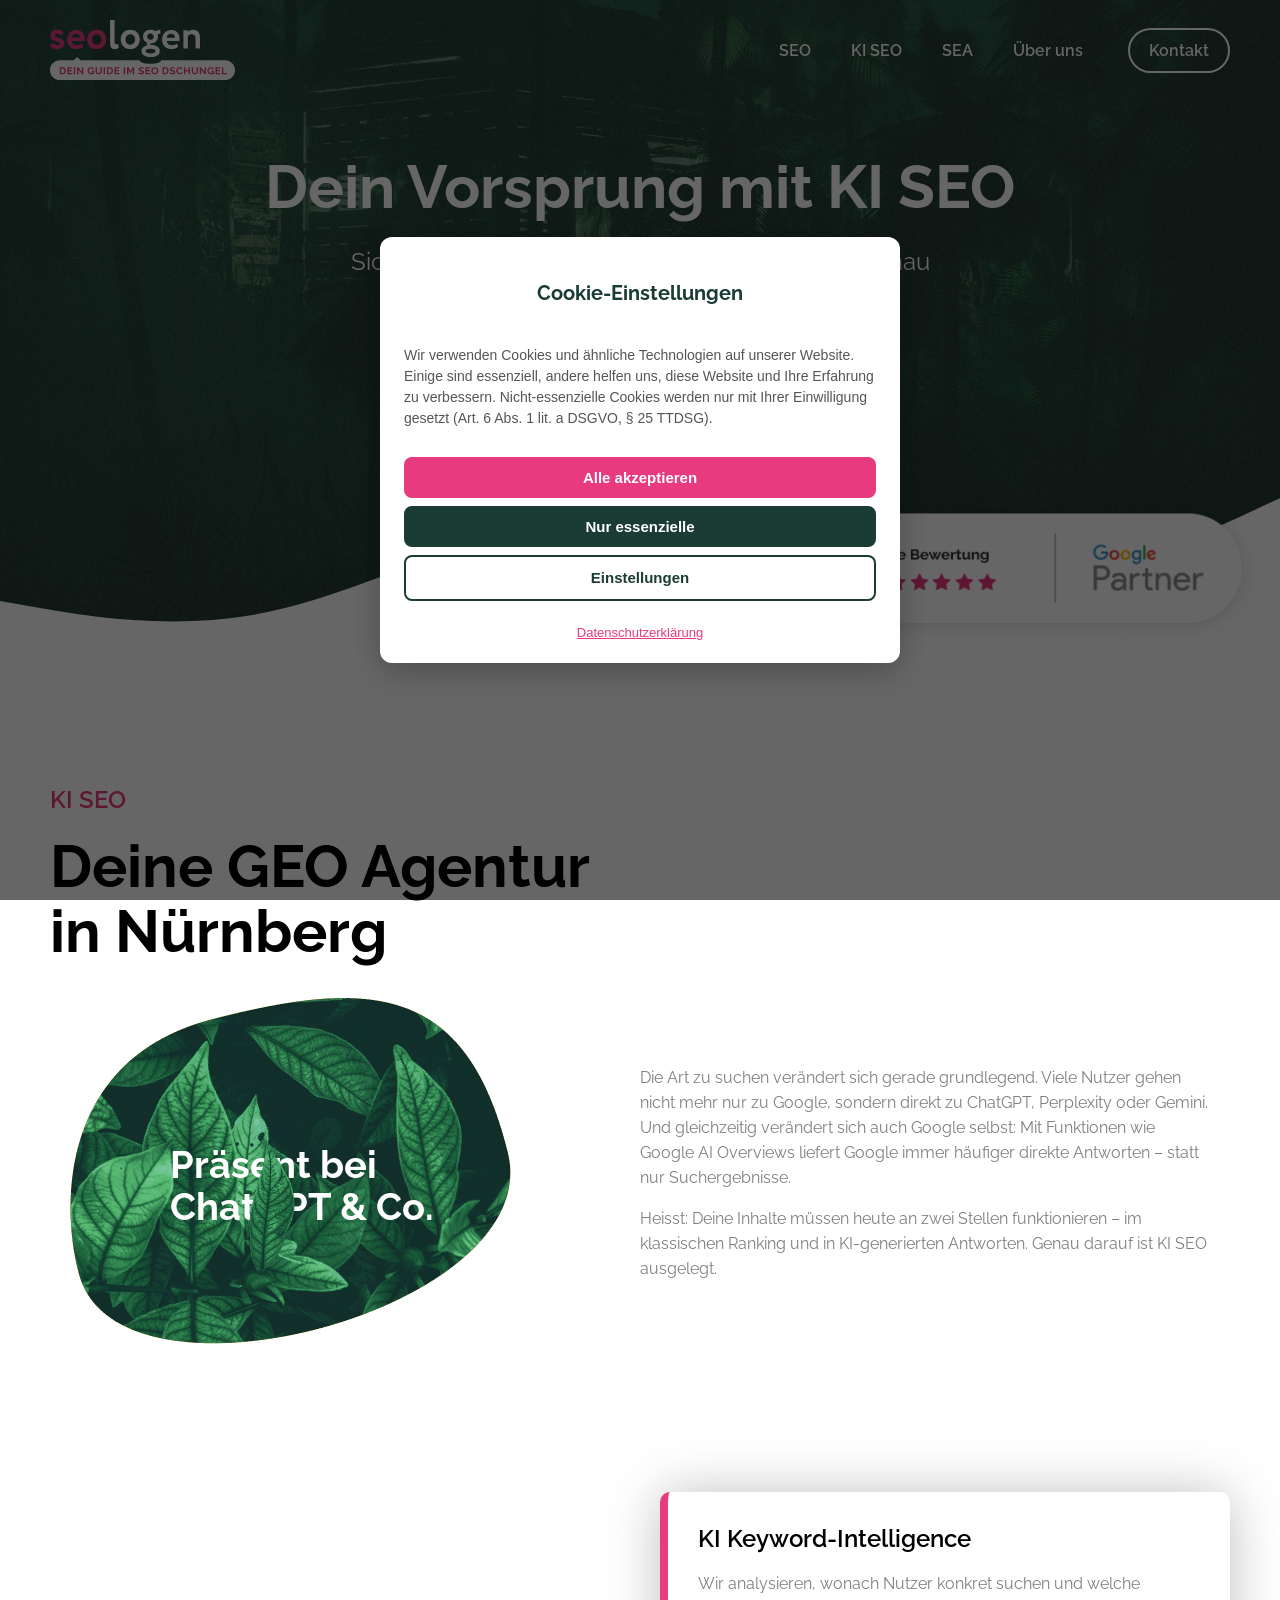
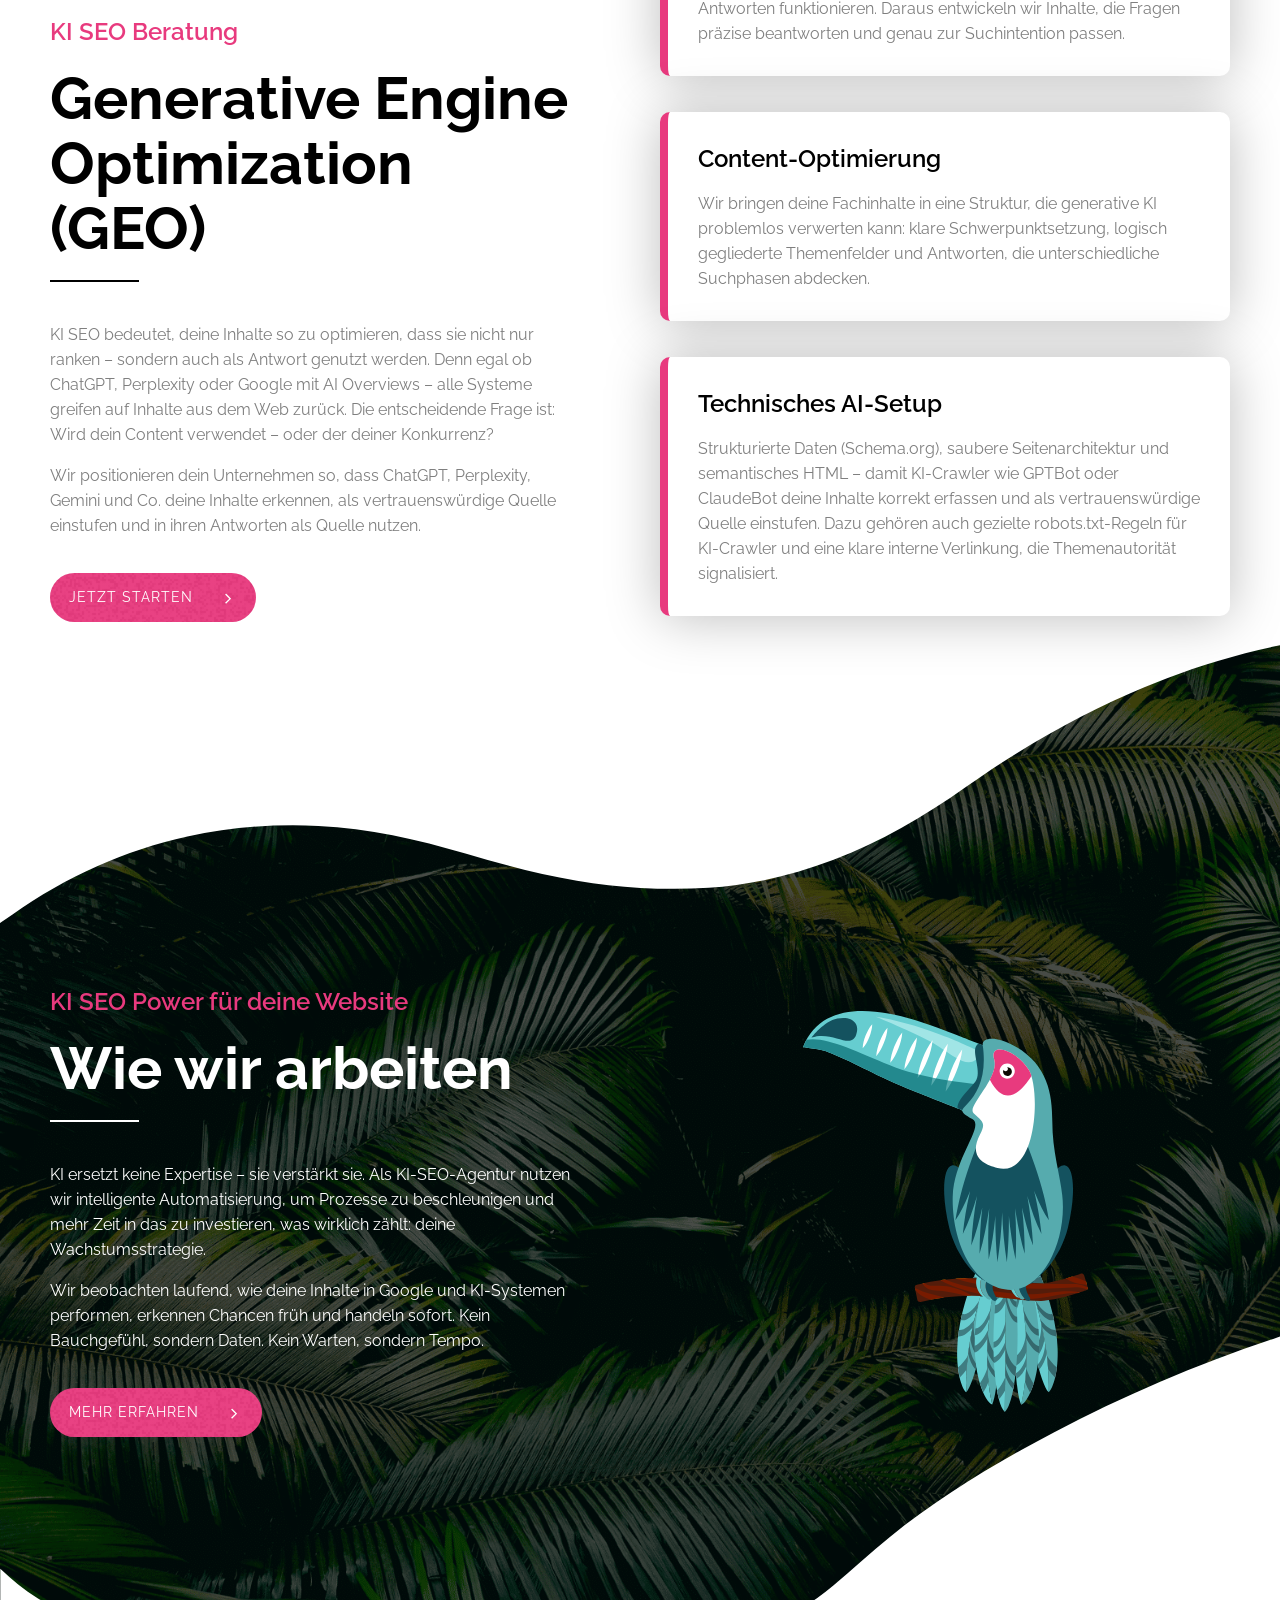
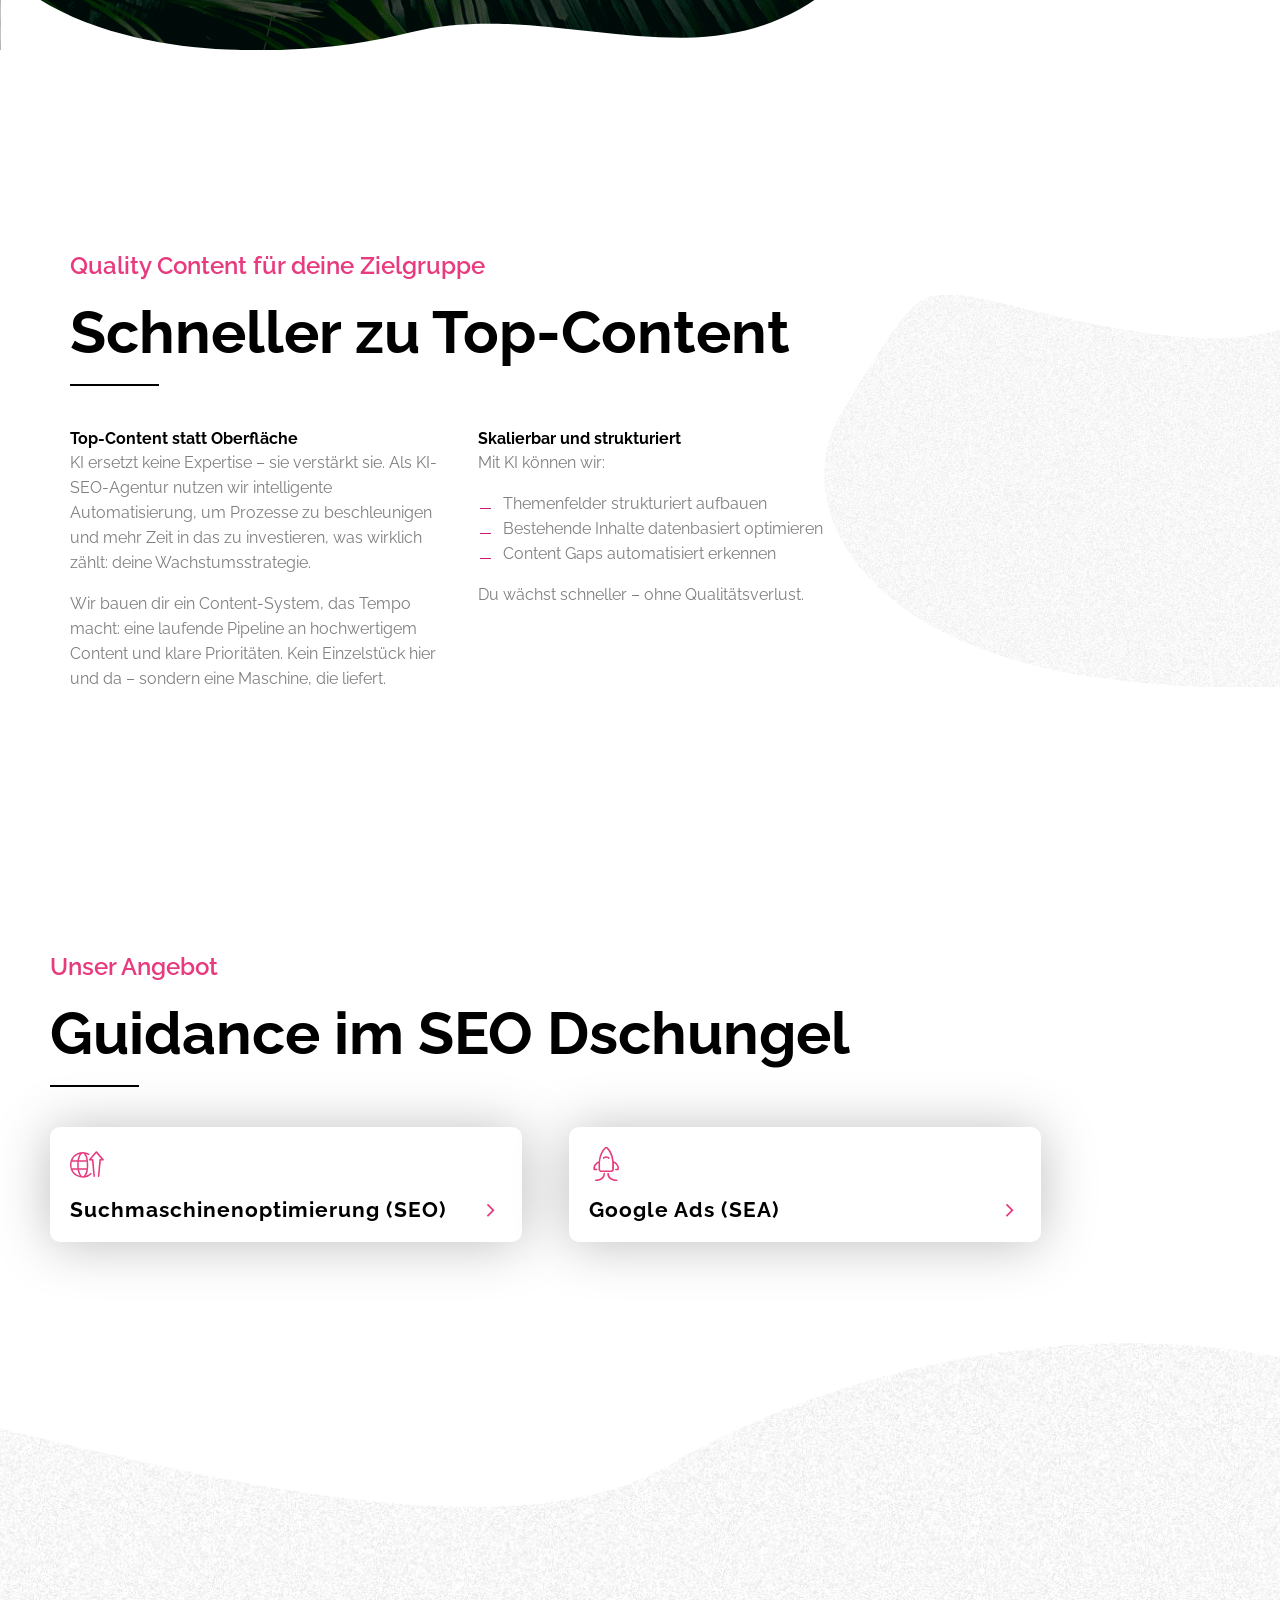
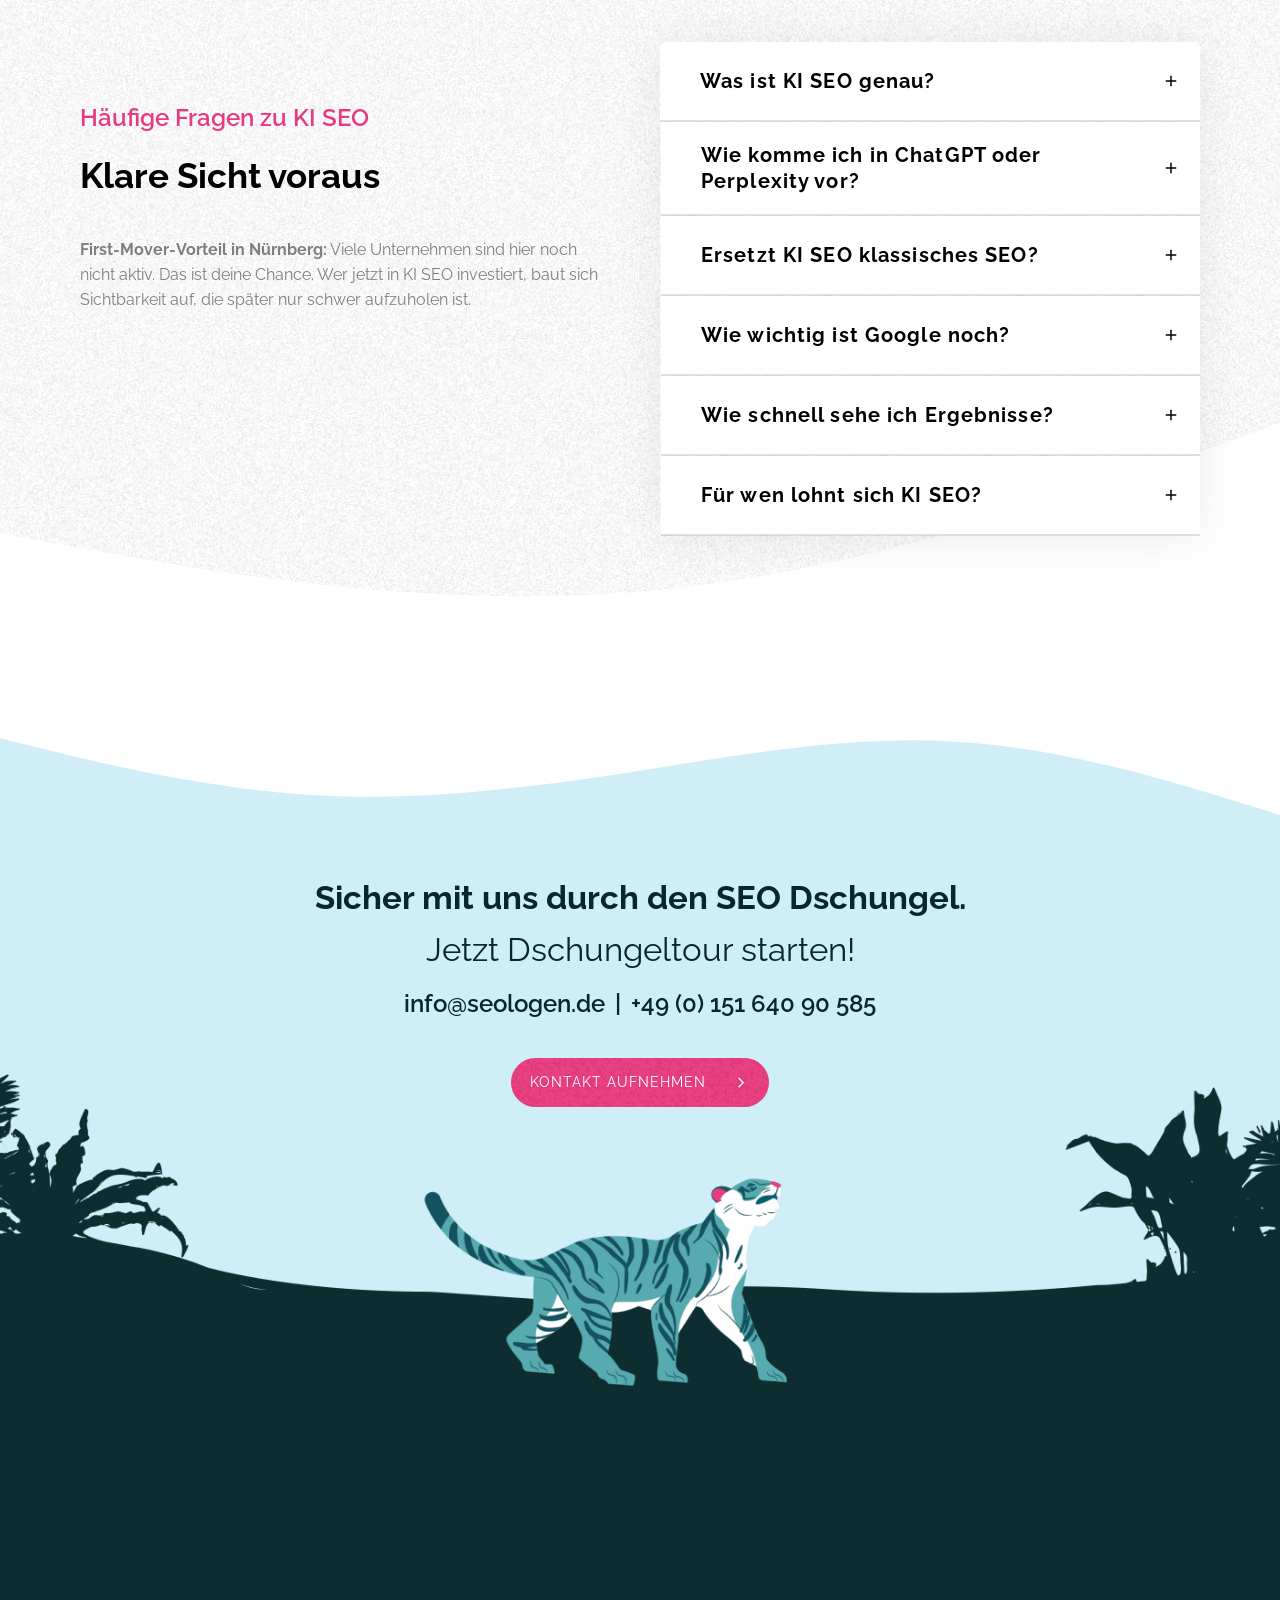
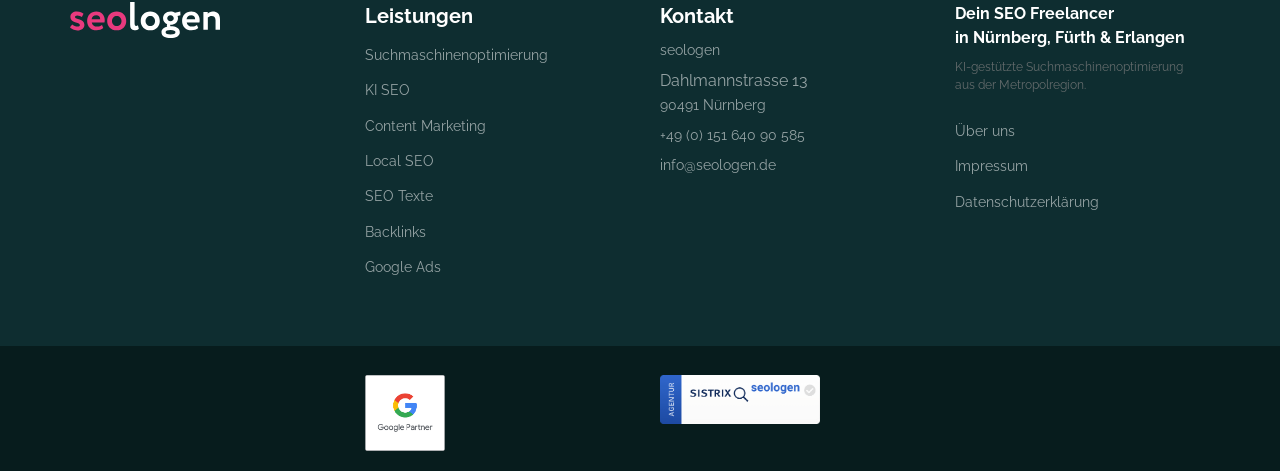
<file: ki-seo/index.html>
<!DOCTYPE html>
<html lang="de-DE" >
<head>
<script>if(location.pathname.endsWith("/index.html")){window.location.replace(location.pathname.slice(0,-10));}</script>
<meta charset="UTF-8">
<meta name="viewport" content="width=device-width, initial-scale=1.0">
<!-- WP_HEAD() START -->
<style id="local-fonts-css" type="text/css">
@font-face{font-family:'Raleway';font-style:normal;font-weight:400;font-display:swap;src:url('../wp-content/uploads/fonts/raleway-400.woff2') format('woff2')}
@font-face{font-family:'Raleway';font-style:normal;font-weight:600;font-display:swap;src:url('../wp-content/uploads/fonts/raleway-600.woff2') format('woff2')}
@font-face{font-family:'Raleway';font-style:normal;font-weight:700;font-display:swap;src:url('../wp-content/uploads/fonts/raleway-700.woff2') format('woff2')}
</style>


<meta name='robots' content='index, follow, max-image-preview:large, max-snippet:-1, max-video-preview:-1' />

	<title>KI SEO Nürnberg – Deine GEO Agentur | seologen</title><link rel="preload" data-rocket-preload as="image" href="#" fetchpriority="high">
	<meta name="description" content="KI SEO & GEO Agentur Nürnberg: Präsent in ChatGPT, Perplexity & Gemini ✅ Content-Optimierung & technisches AI-Setup ✅ ►Jetzt beraten lassen!" />
	<link rel="llms" href="/llms.txt" />
	<link rel="canonical" href="https://seologen.de/ki-seo/" />
	<meta property="og:locale" content="de_DE" />
	<meta property="og:type" content="website" />
	<meta property="og:image" content="https://seologen.de/wp-content/uploads/2021/11/seologen-seo-leistungen.webp" />
<meta property="og:image:width" content="1200" />
<meta property="og:image:height" content="630" />
<meta property="og:title" content="KI SEO Nürnberg – Deine GEO Agentur | seologen" />
	<meta property="og:description" content="KI SEO & GEO Agentur Nürnberg: Präsent in ChatGPT, Perplexity & Gemini. Content-Optimierung & technisches AI-Setup. Jetzt beraten lassen!" />
	<meta property="og:url" content="https://seologen.de/ki-seo/" />
	<meta property="og:site_name" content="Seologen" />
	<meta property="article:modified_time" content="2021-12-17T15:24:55+00:00" />
	<script type="application/ld+json" class="yoast-schema-graph">{"@context":"https://schema.org","@graph":[{"@type":"WebPage","@id":"https://seologen.de/ki-seo/","url":"https://seologen.de/ki-seo/","name":"KI SEO – Deine GEO Agentur in Nürnberg","isPartOf":{"@id":"https://seologen.de/#website"},"datePublished":"2021-08-06T15:01:42+00:00","dateModified":"2021-12-17T15:24:55+00:00","description":"KI SEO Nürnberg: Sichtbar in ChatGPT, Perplexity, Gemini & Co. KI-gestützte Keyword-Analyse ✓ Content Präsentation ✓ Content Relevanz steigern ✓ Jetzt beraten lassen!","breadcrumb":{"@id":"https://seologen.de/ki-seo/#breadcrumb"},"inLanguage":"de-DE","potentialAction":[{"@type":"ReadAction","target":["https://seologen.de/ki-seo/"]}]},{"@type":"BreadcrumbList","@id":"https://seologen.de/ki-seo/#breadcrumb","itemListElement":[{"@type":"ListItem","position":1,"name":"Startseite","item":"https://seologen.de/"},{"@type":"ListItem","position":2,"name":"KI SEO"}]},{"@type":"WebSite","@id":"https://seologen.de/#website","url":"https://seologen.de/","name":"Seologen","description":"Dein Guide durch den SEO Dschungel","potentialAction":[{"@type":"SearchAction","target":{"@type":"EntryPoint","urlTemplate":"https://seologen.de/?s={search_term_string}"},"query-input":{"@type":"PropertyValueSpecification","valueRequired":true,"valueName":"search_term_string"}}],"inLanguage":"de-DE","publisher":{"@type":"Organization","name":"seologen","logo":{"@type":"ImageObject","url":"https://seologen.de/wp-content/uploads/2021/11/seologen-logo.svg"}}}]}</script>
	<script type="application/ld+json">{"@context":"https://schema.org","@type":"FAQPage","mainEntity":[{"@type":"Question","name":"Was ist KI SEO genau?","acceptedAnswer":{"@type":"Answer","text":"KI SEO bedeutet, Inhalte so zu optimieren, dass sie nicht nur bei Google ranken, sondern auch in KI-generierten Antworten erscheinen. Das betrifft z. B. ChatGPT, Perplexity und Google mit AI Overviews."}},{"@type":"Question","name":"Wie komme ich in ChatGPT oder Perplexity vor?","acceptedAnswer":{"@type":"Answer","text":"Durch Inhalte, die konkrete Fragen beantworten, klar strukturiert sind, thematisch vollständig sind und als vertrauenswürdig eingestuft werden. Genau darauf optimieren wir deine Website."}},{"@type":"Question","name":"Ersetzt KI SEO klassisches SEO?","acceptedAnswer":{"@type":"Answer","text":"Nein – klassisches SEO bleibt das Fundament. KI SEO baut darauf auf und sorgt dafür, dass dein Unternehmen auch von ChatGPT, Perplexity und Co. erkannt und empfohlen wird."}},{"@type":"Question","name":"Wie wichtig ist Google noch?","acceptedAnswer":{"@type":"Answer","text":"Sehr wichtig. Google bleibt zentral, verändert sich aber durch KI wie Google AI Overviews. Deshalb optimieren wir für beides: Rankings und KI-Antworten."}},{"@type":"Question","name":"Wie schnell sehe ich Ergebnisse?","acceptedAnswer":{"@type":"Answer","text":"Erste Verbesserungen sind oft nach wenigen Wochen sichtbar. Content kann schnell optimiert werden, Rankings entwickeln sich meist innerhalb von 3–6 Monaten."}},{"@type":"Question","name":"Für wen lohnt sich KI SEO?","acceptedAnswer":{"@type":"Answer","text":"Für alle Unternehmen, die online sichtbar sein wollen. Besonders für lokale Unternehmen in Nürnberg und Umgebung, Dienstleister, Agenturen und E-Commerce."}}]}</script>




<style id='wp-img-auto-sizes-contain-inline-css' type='text/css'>
html,body{overflow-x:hidden}img:is([sizes=auto i],[sizes^="auto," i]){contain-intrinsic-size:3000px 1500px}
/*# sourceURL=wp-img-auto-sizes-contain-inline-css */
</style>
<style id='wp-block-library-inline-css' type='text/css'>
:root{--wp-block-synced-color:#7a00df;--wp-block-synced-color--rgb:122,0,223;--wp-bound-block-color:var(--wp-block-synced-color);--wp-editor-canvas-background:#ddd;--wp-admin-theme-color:#007cba;--wp-admin-theme-color--rgb:0,124,186;--wp-admin-theme-color-darker-10:#006ba1;--wp-admin-theme-color-darker-10--rgb:0,107,160.5;--wp-admin-theme-color-darker-20:#005a87;--wp-admin-theme-color-darker-20--rgb:0,90,135;--wp-admin-border-width-focus:2px}@media (min-resolution:192dpi){:root{--wp-admin-border-width-focus:1.5px}}.wp-element-button{cursor:pointer}:root .has-very-light-gray-background-color{background-color:#eee}:root .has-very-dark-gray-background-color{background-color:#313131}:root .has-very-light-gray-color{color:#eee}:root .has-very-dark-gray-color{color:#313131}:root .has-vivid-green-cyan-to-vivid-cyan-blue-gradient-background{background:linear-gradient(135deg,#00d084,#0693e3)}:root .has-purple-crush-gradient-background{background:linear-gradient(135deg,#34e2e4,#4721fb 50%,#ab1dfe)}:root .has-hazy-dawn-gradient-background{background:linear-gradient(135deg,#faaca8,#dad0ec)}:root .has-subdued-olive-gradient-background{background:linear-gradient(135deg,#fafae1,#67a671)}:root .has-atomic-cream-gradient-background{background:linear-gradient(135deg,#fdd79a,#004a59)}:root .has-nightshade-gradient-background{background:linear-gradient(135deg,#330968,#31cdcf)}:root .has-midnight-gradient-background{background:linear-gradient(135deg,#020381,#2874fc)}:root{--wp--preset--font-size--normal:16px;--wp--preset--font-size--huge:42px}.has-regular-font-size{font-size:1em}.has-larger-font-size{font-size:2.625em}.has-normal-font-size{font-size:var(--wp--preset--font-size--normal)}.has-huge-font-size{font-size:var(--wp--preset--font-size--huge)}.has-text-align-center{text-align:center}.has-text-align-left{text-align:left}.has-text-align-right{text-align:right}.has-fit-text{white-space:nowrap!important}#end-resizable-editor-section{display:none}.aligncenter{clear:both}.items-justified-left{justify-content:flex-start}.items-justified-center{justify-content:center}.items-justified-right{justify-content:flex-end}.items-justified-space-between{justify-content:space-between}.screen-reader-text{border:0;clip-path:inset(50%);height:1px;margin:-1px;overflow:hidden;padding:0;position:absolute;width:1px;word-wrap:normal!important}.screen-reader-text:focus{background-color:#ddd;clip-path:none;color:#444;display:block;font-size:1em;height:auto;left:5px;line-height:normal;padding:15px 23px 14px;text-decoration:none;top:5px;width:auto;z-index:100000}html :where(.has-border-color){border-style:solid}html :where([style*=border-top-color]){border-top-style:solid}html :where([style*=border-right-color]){border-right-style:solid}html :where([style*=border-bottom-color]){border-bottom-style:solid}html :where([style*=border-left-color]){border-left-style:solid}html :where([style*=border-width]){border-style:solid}html :where([style*=border-top-width]){border-top-style:solid}html :where([style*=border-right-width]){border-right-style:solid}html :where([style*=border-bottom-width]){border-bottom-style:solid}html :where([style*=border-left-width]){border-left-style:solid}html :where(img[class*=wp-image-]){height:auto;max-width:100%}:where(figure){margin:0 0 1em}html :where(.is-position-sticky){--wp-admin--admin-bar--position-offset:var(--wp-admin--admin-bar--height,0px)}@media screen and (max-width:600px){html :where(.is-position-sticky){--wp-admin--admin-bar--position-offset:0px}}

/*# sourceURL=wp-block-library-inline-css */
</style><style id='global-styles-inline-css' type='text/css'>
:root{--wp--preset--aspect-ratio--square: 1;--wp--preset--aspect-ratio--4-3: 4/3;--wp--preset--aspect-ratio--3-4: 3/4;--wp--preset--aspect-ratio--3-2: 3/2;--wp--preset--aspect-ratio--2-3: 2/3;--wp--preset--aspect-ratio--16-9: 16/9;--wp--preset--aspect-ratio--9-16: 9/16;--wp--preset--color--black: #000000;--wp--preset--color--cyan-bluish-gray: #abb8c3;--wp--preset--color--white: #ffffff;--wp--preset--color--pale-pink: #f78da7;--wp--preset--color--vivid-red: #cf2e2e;--wp--preset--color--luminous-vivid-orange: #ff6900;--wp--preset--color--luminous-vivid-amber: #fcb900;--wp--preset--color--light-green-cyan: #7bdcb5;--wp--preset--color--vivid-green-cyan: #00d084;--wp--preset--color--pale-cyan-blue: #8ed1fc;--wp--preset--color--vivid-cyan-blue: #0693e3;--wp--preset--color--vivid-purple: #9b51e0;--wp--preset--gradient--vivid-cyan-blue-to-vivid-purple: linear-gradient(135deg,rgb(6,147,227) 0%,rgb(155,81,224) 100%);--wp--preset--gradient--light-green-cyan-to-vivid-green-cyan: linear-gradient(135deg,rgb(122,220,180) 0%,rgb(0,208,130) 100%);--wp--preset--gradient--luminous-vivid-amber-to-luminous-vivid-orange: linear-gradient(135deg,rgb(252,185,0) 0%,rgb(255,105,0) 100%);--wp--preset--gradient--luminous-vivid-orange-to-vivid-red: linear-gradient(135deg,rgb(255,105,0) 0%,rgb(207,46,46) 100%);--wp--preset--gradient--very-light-gray-to-cyan-bluish-gray: linear-gradient(135deg,rgb(238,238,238) 0%,rgb(169,184,195) 100%);--wp--preset--gradient--cool-to-warm-spectrum: linear-gradient(135deg,rgb(74,234,220) 0%,rgb(151,120,209) 20%,rgb(207,42,186) 40%,rgb(238,44,130) 60%,rgb(251,105,98) 80%,rgb(254,248,76) 100%);--wp--preset--gradient--blush-light-purple: linear-gradient(135deg,rgb(255,206,236) 0%,rgb(152,150,240) 100%);--wp--preset--gradient--blush-bordeaux: linear-gradient(135deg,rgb(254,205,165) 0%,rgb(254,45,45) 50%,rgb(107,0,62) 100%);--wp--preset--gradient--luminous-dusk: linear-gradient(135deg,rgb(255,203,112) 0%,rgb(199,81,192) 50%,rgb(65,88,208) 100%);--wp--preset--gradient--pale-ocean: linear-gradient(135deg,rgb(255,245,203) 0%,rgb(182,227,212) 50%,rgb(51,167,181) 100%);--wp--preset--gradient--electric-grass: linear-gradient(135deg,rgb(202,248,128) 0%,rgb(113,206,126) 100%);--wp--preset--gradient--midnight: linear-gradient(135deg,rgb(2,3,129) 0%,rgb(40,116,252) 100%);--wp--preset--font-size--small: 13px;--wp--preset--font-size--medium: 20px;--wp--preset--font-size--large: 36px;--wp--preset--font-size--x-large: 42px;--wp--preset--spacing--20: 0.44rem;--wp--preset--spacing--30: 0.67rem;--wp--preset--spacing--40: 1rem;--wp--preset--spacing--50: 1.5rem;--wp--preset--spacing--60: 2.25rem;--wp--preset--spacing--70: 3.38rem;--wp--preset--spacing--80: 5.06rem;--wp--preset--shadow--natural: 6px 6px 9px rgba(0, 0, 0, 0.2);--wp--preset--shadow--deep: 12px 12px 50px rgba(0, 0, 0, 0.4);--wp--preset--shadow--sharp: 6px 6px 0px rgba(0, 0, 0, 0.2);--wp--preset--shadow--outlined: 6px 6px 0px -3px rgb(255, 255, 255), 6px 6px rgb(0, 0, 0);--wp--preset--shadow--crisp: 6px 6px 0px rgb(0, 0, 0);}:where(.is-layout-flex){gap: 0.5em;}:where(.is-layout-grid){gap: 0.5em;}body .is-layout-flex{display: flex;}.is-layout-flex{flex-wrap: wrap;align-items: center;}.is-layout-flex > :is(*, div){margin: 0;}body .is-layout-grid{display: grid;}.is-layout-grid > :is(*, div){margin: 0;}:where(.wp-block-columns.is-layout-flex){gap: 2em;}:where(.wp-block-columns.is-layout-grid){gap: 2em;}:where(.wp-block-post-template.is-layout-flex){gap: 1.25em;}:where(.wp-block-post-template.is-layout-grid){gap: 1.25em;}.has-black-color{color: var(--wp--preset--color--black) !important;}.has-cyan-bluish-gray-color{color: var(--wp--preset--color--cyan-bluish-gray) !important;}.has-white-color{color: var(--wp--preset--color--white) !important;}.has-pale-pink-color{color: var(--wp--preset--color--pale-pink) !important;}.has-vivid-red-color{color: var(--wp--preset--color--vivid-red) !important;}.has-luminous-vivid-orange-color{color: var(--wp--preset--color--luminous-vivid-orange) !important;}.has-luminous-vivid-amber-color{color: var(--wp--preset--color--luminous-vivid-amber) !important;}.has-light-green-cyan-color{color: var(--wp--preset--color--light-green-cyan) !important;}.has-vivid-green-cyan-color{color: var(--wp--preset--color--vivid-green-cyan) !important;}.has-pale-cyan-blue-color{color: var(--wp--preset--color--pale-cyan-blue) !important;}.has-vivid-cyan-blue-color{color: var(--wp--preset--color--vivid-cyan-blue) !important;}.has-vivid-purple-color{color: var(--wp--preset--color--vivid-purple) !important;}.has-black-background-color{background-color: var(--wp--preset--color--black) !important;}.has-cyan-bluish-gray-background-color{background-color: var(--wp--preset--color--cyan-bluish-gray) !important;}.has-white-background-color{background-color: var(--wp--preset--color--white) !important;}.has-pale-pink-background-color{background-color: var(--wp--preset--color--pale-pink) !important;}.has-vivid-red-background-color{background-color: var(--wp--preset--color--vivid-red) !important;}.has-luminous-vivid-orange-background-color{background-color: var(--wp--preset--color--luminous-vivid-orange) !important;}.has-luminous-vivid-amber-background-color{background-color: var(--wp--preset--color--luminous-vivid-amber) !important;}.has-light-green-cyan-background-color{background-color: var(--wp--preset--color--light-green-cyan) !important;}.has-vivid-green-cyan-background-color{background-color: var(--wp--preset--color--vivid-green-cyan) !important;}.has-pale-cyan-blue-background-color{background-color: var(--wp--preset--color--pale-cyan-blue) !important;}.has-vivid-cyan-blue-background-color{background-color: var(--wp--preset--color--vivid-cyan-blue) !important;}.has-vivid-purple-background-color{background-color: var(--wp--preset--color--vivid-purple) !important;}.has-black-border-color{border-color: var(--wp--preset--color--black) !important;}.has-cyan-bluish-gray-border-color{border-color: var(--wp--preset--color--cyan-bluish-gray) !important;}.has-white-border-color{border-color: var(--wp--preset--color--white) !important;}.has-pale-pink-border-color{border-color: var(--wp--preset--color--pale-pink) !important;}.has-vivid-red-border-color{border-color: var(--wp--preset--color--vivid-red) !important;}.has-luminous-vivid-orange-border-color{border-color: var(--wp--preset--color--luminous-vivid-orange) !important;}.has-luminous-vivid-amber-border-color{border-color: var(--wp--preset--color--luminous-vivid-amber) !important;}.has-light-green-cyan-border-color{border-color: var(--wp--preset--color--light-green-cyan) !important;}.has-vivid-green-cyan-border-color{border-color: var(--wp--preset--color--vivid-green-cyan) !important;}.has-pale-cyan-blue-border-color{border-color: var(--wp--preset--color--pale-cyan-blue) !important;}.has-vivid-cyan-blue-border-color{border-color: var(--wp--preset--color--vivid-cyan-blue) !important;}.has-vivid-purple-border-color{border-color: var(--wp--preset--color--vivid-purple) !important;}.has-vivid-cyan-blue-to-vivid-purple-gradient-background{background: var(--wp--preset--gradient--vivid-cyan-blue-to-vivid-purple) !important;}.has-light-green-cyan-to-vivid-green-cyan-gradient-background{background: var(--wp--preset--gradient--light-green-cyan-to-vivid-green-cyan) !important;}.has-luminous-vivid-amber-to-luminous-vivid-orange-gradient-background{background: var(--wp--preset--gradient--luminous-vivid-amber-to-luminous-vivid-orange) !important;}.has-luminous-vivid-orange-to-vivid-red-gradient-background{background: var(--wp--preset--gradient--luminous-vivid-orange-to-vivid-red) !important;}.has-very-light-gray-to-cyan-bluish-gray-gradient-background{background: var(--wp--preset--gradient--very-light-gray-to-cyan-bluish-gray) !important;}.has-cool-to-warm-spectrum-gradient-background{background: var(--wp--preset--gradient--cool-to-warm-spectrum) !important;}.has-blush-light-purple-gradient-background{background: var(--wp--preset--gradient--blush-light-purple) !important;}.has-blush-bordeaux-gradient-background{background: var(--wp--preset--gradient--blush-bordeaux) !important;}.has-luminous-dusk-gradient-background{background: var(--wp--preset--gradient--luminous-dusk) !important;}.has-pale-ocean-gradient-background{background: var(--wp--preset--gradient--pale-ocean) !important;}.has-electric-grass-gradient-background{background: var(--wp--preset--gradient--electric-grass) !important;}.has-midnight-gradient-background{background: var(--wp--preset--gradient--midnight) !important;}.has-small-font-size{font-size: var(--wp--preset--font-size--small) !important;}.has-medium-font-size{font-size: var(--wp--preset--font-size--medium) !important;}.has-large-font-size{font-size: var(--wp--preset--font-size--large) !important;}.has-x-large-font-size{font-size: var(--wp--preset--font-size--x-large) !important;}
/*# sourceURL=global-styles-inline-css */
</style>

<style id='classic-theme-styles-inline-css' type='text/css'>
/*! This file is auto-generated */
.wp-block-button__link{color:#fff;background-color:#32373c;border-radius:9999px;box-shadow:none;text-decoration:none;padding:calc(.667em + 2px) calc(1.333em + 2px);font-size:1.125em}.wp-block-file__button{background:#32373c;color:#fff;text-decoration:none}
/*# sourceURL=/wp-includes/css/classic-themes.min.css */
</style>
<link data-minify="1" rel='stylesheet' id='oxygen-css' href='../wp-content/cache/min/1/wp-content/plugins/oxygen/component-framework/oxygen.css?ver=1736198742' type='text/css' media='all' />
<style id='rocket-lazyload-inline-css' type='text/css'>
.rll-youtube-player{position:relative;padding-bottom:56.23%;height:0;overflow:hidden;max-width:100%;}.rll-youtube-player:focus-within{outline: 2px solid currentColor;outline-offset: 5px;}.rll-youtube-player iframe{position:absolute;top:0;left:0;width:100%;height:100%;z-index:100;background:0 0}.rll-youtube-player img{bottom:0;display:block;left:0;margin:auto;max-width:100%;width:100%;position:absolute;right:0;top:0;border:none;height:auto;-webkit-transition:.4s all;-moz-transition:.4s all;transition:.4s all}.rll-youtube-player img:hover{-webkit-filter:brightness(75%)}.rll-youtube-player .play{height:100%;width:100%;left:0;top:0;position:absolute;background:var(--wpr-bg-af319d64-d134-4cc3-864a-935e1aa8bfa0) no-repeat center;background-color: transparent !important;cursor:pointer;border:none;}
/*# sourceURL=rocket-lazyload-inline-css */
</style>
<script type="text/javascript" src="../wp-includes/js/jquery/jquery.min.js?ver=3.7.1" id="jquery-core-js"></script>

<link rel='shortlink' href='../?p=60' />
<!-- start Simple Custom CSS and JS -->
<script type="text/javascript">
document.addEventListener("DOMContentLoaded", function() {
  var lazyBackgrounds = [].slice.call(document.querySelectorAll(".lazy-bg"));

  if ("IntersectionObserver" in window && "IntersectionObserverEntry" in window && "intersectionRatio" in window.IntersectionObserverEntry.prototype) {
    let lazyBackgroundObserver = new IntersectionObserver(function(entries, observer) {
      entries.forEach(function(entry) {
        if (entry.isIntersecting) {
          entry.target.classList.add("bg-visible");
          lazyBackgroundObserver.unobserve(entry.target);
        }
      });
    });

    lazyBackgrounds.forEach(function(lazyBackground) {
      lazyBackgroundObserver.observe(lazyBackground);
    });
  }
});</script>
<!-- end Simple Custom CSS and JS -->
<!-- start Simple Custom CSS and JS -->
<script type="text/javascript">
jQuery(window).on('load',function(){
          
       jQuery('#section-237-40').mousemove(function(e) {


            var wx = jQuery(window).width();
            var wy = jQuery(window).height();

            var x = e.pageX - this.offsetLeft;
            var y = e.pageY - this.offsetTop;

            var newx = x - wx / 2;
            var newy = y - wy / 2;

            //jQuery('span').text(newx + ", " + newy);

            jQuery('.deep-hero-effect-div').each(function(i) {
                if(jQuery(this).index()==0){
                jQuery(this).attr('data-speed','0.02');
				} else  if(jQuery(this).index()==1){
 				jQuery(this).attr('data-speed','0.01');
                } else  if(jQuery(this).index()==2){
 				jQuery(this).attr('data-speed','0.02');

				} 
                var speed = jQuery(this).attr('data-speed');
                if (jQuery(this).attr('data-revert')) speed *= -1;
                TweenMax.to(jQuery(this), 1, {
                    x: (1 - newx * speed),
                    y: (1 - newy * speed)
                });

            });

        });

});</script>
<!-- end Simple Custom CSS and JS -->




 <script data-minify="1" src="../wp-content/cache/min/1/ajax/libs/gsap/1.18.4/TweenMax.min.js?ver=1736198743"></script><!-- end Simple Custom CSS and JS -->
<style type="text/css">
.custom-cursor { cursor: pointer; }
.oxy-header-wrapper .oxygen-only-show-in-overlay.oxy-header-row { position: relative !important; z-index: 100 !important; pointer-events: none !important; }
.oxy-header-wrapper .oxygen-only-show-in-overlay.oxy-header-row a,
.oxy-header-wrapper .oxygen-only-show-in-overlay.oxy-header-row button,
.oxy-header-wrapper .oxygen-only-show-in-overlay.oxy-header-row svg,
.oxy-header-wrapper .oxygen-only-show-in-overlay.oxy-header-row img,
.oxy-header-wrapper .oxygen-only-show-in-overlay.oxy-header-row .oxy-header-right { pointer-events: auto !important; }
</style>
<!-- end Simple Custom CSS and JS -->

<link rel="icon" href="../wp-content/uploads/2021/08/cropped-favicon3-32x32.png" sizes="32x32" />
<link rel="icon" href="../wp-content/uploads/2021/08/cropped-favicon3-192x192.png" sizes="192x192" />
<link rel="apple-touch-icon" href="../wp-content/uploads/2021/08/cropped-favicon3-180x180.png" />
<meta name="msapplication-TileImage" content="../wp-content/uploads/2021/08/cropped-favicon3-270x270.png" />
<link data-minify="1" rel='stylesheet' id='oxygen-cache-32-css' href='../wp-content/cache/background-css/seologen.de/wp-content/cache/min/1/wp-content/uploads/oxygen/css/32.css?ver=1736198852&wpr_t=1769899704' type='text/css' media='all' />
<link data-minify="1" rel='stylesheet' id='oxygen-cache-60-css' href='../wp-content/cache/background-css/seologen.de/wp-content/cache/min/1/wp-content/uploads/oxygen/css/60.css?ver=1736198922&wpr_t=1769899704' type='text/css' media='all' />
<link data-minify="1" rel='stylesheet' id='oxygen-universal-styles-css' href='../wp-content/cache/background-css/seologen.de/wp-content/cache/min/1/wp-content/uploads/oxygen/css/universal.css?ver=1736198742&wpr_t=1769899704' type='text/css' media='all' />
<noscript><style id="rocket-lazyload-nojs-css">.rll-youtube-player, [data-lazy-src]{display:none !important;}</style></noscript><!-- END OF WP_HEAD() -->
<link data-minify="1" rel='stylesheet' id='oxygen-aos-css' href='../wp-content/cache/min/1/wp-content/plugins/oxygen/component-framework/vendor/aos/aos.css?ver=1736198742' type='text/css' media='all' />
<style id="rocket-lazyrender-inline-css">[data-wpr-lazyrender] {content-visibility: auto;}</style><style id="wpr-lazyload-bg-container"></style><style id="wpr-lazyload-bg-exclusion">#section-2-60{--wpr-bg-ca61b930-1ddf-401e-8a6b-6a98fca55f30: url('../wp-content/uploads/2021/11/content-marketing-header.webp');}</style>
<noscript>
<style id="wpr-lazyload-bg-nostyle">#section-111-32{--wpr-bg-2a539be6-5d9a-4c15-9592-298cfd7655cb: url('../wp-content/uploads/2021/11/footer-laptop2.webp');}#section-111-32{--wpr-bg-246afec2-3248-46ee-8b75-960b7ef8c11c: url('../wp-content/uploads/2021/11/footer-laptop2.webp');}#section-111-32{--wpr-bg-70f37ff3-16b9-4d7c-994c-ef7f1af33d49: url('../wp-content/uploads/2021/11/footer-tiger-tablet-new2.webp');}#section-111-32{--wpr-bg-14127b4b-1ebc-46f8-847b-c76c30c8c69d: url('../wp-content/uploads/2021/11/footer-tiger-mobile-new2.webp');}#div_block-413-60{--wpr-bg-04a546f1-f68d-408e-a858-e28becfc3c4c: url('../wp-content/uploads/2021/10/solira-scrolling.jpeg');}#div_block-434-60{--wpr-bg-7143d6cf-93c9-4a60-9174-2579d4f69967: url('../wp-content/uploads/2021/11/ratgeber-content-marketing-final.jpg');}#div_block-424-60{--wpr-bg-c6f410e5-4529-4c10-addb-ee50695f5a6d: url('../wp-content/uploads/2021/11/nexplore2.jpeg');}.oxy-pro-menu .oxy-pro-menu-off-canvas-container,.oxy-pro-menu .oxy-pro-menu-open-container{--wpr-bg-344dd0a9-8f70-4a5e-acc8-07c516785ba0: url('../wp-content/cache/min/1/wp-content/uploads/oxygen/css/');}.oxel_icon_button__container:hover{--wpr-bg-b4393afa-5aeb-4e5d-a07b-83afd7b127c7: url('../wp-content/uploads/2021/10/button-background.webp');}.oxel_icon_button__container{--wpr-bg-02bb9712-952b-4311-8680-2e12903a620c: url('../wp-content/uploads/2021/10/button-background.webp');}.hero-subpage{--wpr-bg-a651d401-6908-4c26-8edd-7e7f54d95099: url('../wp-content/uploads/2021/11/seo-header.webp');}.onecolumn-shape-section{--wpr-bg-a43b428b-ff0f-4c44-b902-5545b70d8498: url('../wp-content/uploads/2021/11/background-texture-right-big2-1.webp');}.onecolumn-shape-section{--wpr-bg-941288b1-27ef-42d1-b011-a1775002e79b: url('../wp-content/uploads/2021/11/shape-full.webp');}.onecolumn-shape-section{--wpr-bg-64140905-5082-4211-b1ef-d7f9282a6aa4: url('../wp-content/uploads/2021/11/mobile-texture-right.webp');}.background-shapeleaves{--wpr-bg-c41f8af5-a66b-4cae-9dcf-42b374c3d295: url('../wp-content/uploads/2021/11/background-blurb-big-_1_.webp');}.background-shapeleaves{--wpr-bg-4a3bbf1b-ca22-47e4-b348-d8778cb83627: url('../wp-content/uploads/2021/11/blurb-mobile-background.webp');}.background-shapeleaves{--wpr-bg-24590ede-0575-45f2-9788-267b503d882c: url('../wp-content/uploads/2021/11/blurb-mobile-background.webp');}.showcase-slider-section{--wpr-bg-e381b452-41e5-41e6-8242-1ed8afa7e4cf: url('../wp-content/uploads/2021/11/background-slider-_1_.webp');}.text-accordion-shape-section{--wpr-bg-37902154-3a1e-4fad-988c-e090a816e79f: url('../wp-content/uploads/2021/11/shape-full.webp');}.masked-copy{--wpr-bg-ebacde89-1a84-4aec-9323-f37da7f6a8bf: url('../wp-content/uploads/2021/11/background-seo-sea.webp');}.twocolumns-shape-section{--wpr-bg-450178e7-06fc-4db7-9bfb-85b8e4bf8ca6: url('../wp-content/uploads/2021/11/background-texture-right-big2-1.webp');}.twocolumns-shape-section{--wpr-bg-71d99dc4-3aa7-4b3f-9e72-34c986ae323e: url('../wp-content/uploads/2021/11/shape-full.webp');}.twocolumns-shape-section{--wpr-bg-6f7f2898-f8a8-49fb-9a5d-8f5af2ff1ad8: url('../wp-content/uploads/2021/11/mobile-texture-right.webp');}.oxel_flipbox__front{--wpr-bg-e74785da-4c23-46d8-b720-0b936efe042c: url('http://elements.oxy.host/wp-content/uploads/sites/52/2020/07/atmosphere-blue-cloud-clouds-601798.jpg');}.ausblick-section{--wpr-bg-49aad8ef-b7f3-4408-829a-74f24111fe52: url('../wp-content/uploads/2021/11/background-ausblick-_1_.webp');}.ausblick-section{--wpr-bg-77f69ae7-b560-4aa1-90ab-85b0c5460ed9: url('../wp-content/uploads/2021/11/ausblick-mobile-1.webp');}.ausblick-section{--wpr-bg-cfc803bd-affd-4d65-a922-8d2be1f4753a: url('../wp-content/uploads/2021/10/ausblick-mobile-1.png');}.ausblick-section{--wpr-bg-c6fbe11c-8412-4bbe-9633-097b4d75ad00: url('../wp-content/uploads/2021/11/ausblick-mobile-3.webp');}.ausblick-section{--wpr-bg-c9da97b8-4299-4f84-b063-db840799e280: url('../wp-content/uploads/2021/11/background-ausblick2-1.webp');}.tabs-contents-8807-tab{--wpr-bg-b1f7664b-bde3-4bc4-9125-4a9cc53eeda3: url('../wp-content/uploads/2021/11/combined-shape.webp');}.tabs-contents-8807-tab{--wpr-bg-466f1afd-aab4-46ff-83b1-bf60ac50dc1f: url('../wp-content/uploads/2021/11/combined-shape-1.webp');}.tabs-contents-8807-tab{--wpr-bg-164e8eff-c2f3-4fe0-87c2-997c375cdd3f: url('../wp-content/uploads/2021/11/combined-shape-1.webp');}.background-animals{--wpr-bg-86d42d77-d184-4900-a6bb-6a4beb5ca62e: url('../wp-content/uploads/2021/11/yoal-desurmont-jqgs-m-3-b-9-fpo-unsplash-1-1-1.webp');}.background-animals{--wpr-bg-ea2e5f53-2e08-4e0c-83d8-d45debc9b1f3: url('../wp-content/uploads/2021/11/background-animals-mobile.webp');}.ranking-background{--wpr-bg-a1a53c33-0b23-4bc4-9f7d-0d54a339f144: url('../wp-content/uploads/2021/11/ranking-background-1.webp');}.hero-blog{--wpr-bg-aaf4e033-dc4a-427b-93ef-bd9256550a9e: url('../wp-content/uploads/2021/11/seo-header.webp');}#section-308-40.bg-visible{--wpr-bg-441e1383-77ad-4685-850b-7730e5fc0d7f: url('../wp-content/uploads/2021/11/header-mobile-1.webp');}#section-294-40.bg-visible{--wpr-bg-f2d7fe6a-9aaf-4f88-ad86-aed0741961d8: url('../wp-content/uploads/2021/11/background-animals-mobile.webp');}.footer-tiger{--wpr-bg-0557a4ea-ba28-474e-956c-539cec369212: url('../wp-content/uploads/2021/11/Footer-Shapes-Tiger-groesser_1x-1.webp');}.piotnetforms-button{--wpr-bg-5d9a9dec-04bf-40a4-8e24-303f91aa533a: url('https://seologen.de/wp-content/uploads/2021/10/button-background.webp');}.piotnetforms-button:hover{--wpr-bg-9b7db1a6-01ed-42fa-a0f0-1f0683d1b09a: url('https://seologen.de/wp-content/uploads/2021/10/button-background.webp');}.rll-youtube-player .play{--wpr-bg-af319d64-d134-4cc3-864a-935e1aa8bfa0: url('../wp-content/plugins/wp-rocket/assets/img/youtube.png');}</style>
</noscript>
<script type="application/javascript">const rocket_pairs = [{"selector":"#section-111-32","style":"#section-111-32{--wpr-bg-2a539be6-5d9a-4c15-9592-298cfd7655cb: url('https:\/\/../wp-content\/uploads\/2021\/11\/footer-laptop2.webp');}","hash":"2a539be6-5d9a-4c15-9592-298cfd7655cb","url":"https:\/\/../wp-content\/uploads\/2021\/11\/footer-laptop2.webp"},{"selector":"#section-111-32","style":"#section-111-32{--wpr-bg-246afec2-3248-46ee-8b75-960b7ef8c11c: url('https:\/\/../wp-content\/uploads\/2021\/11\/footer-laptop2.webp');}","hash":"246afec2-3248-46ee-8b75-960b7ef8c11c","url":"https:\/\/../wp-content\/uploads\/2021\/11\/footer-laptop2.webp"},{"selector":"#section-111-32","style":"#section-111-32{--wpr-bg-70f37ff3-16b9-4d7c-994c-ef7f1af33d49: url('https:\/\/../wp-content\/uploads\/2021\/11\/footer-tiger-tablet-new2.webp');}","hash":"70f37ff3-16b9-4d7c-994c-ef7f1af33d49","url":"https:\/\/../wp-content\/uploads\/2021\/11\/footer-tiger-tablet-new2.webp"},{"selector":"#section-111-32","style":"#section-111-32{--wpr-bg-14127b4b-1ebc-46f8-847b-c76c30c8c69d: url('https:\/\/../wp-content\/uploads\/2021\/11\/footer-tiger-mobile-new2.webp');}","hash":"14127b4b-1ebc-46f8-847b-c76c30c8c69d","url":"https:\/\/../wp-content\/uploads\/2021\/11\/footer-tiger-mobile-new2.webp"},{"selector":"#div_block-413-60","style":"#div_block-413-60{--wpr-bg-04a546f1-f68d-408e-a858-e28becfc3c4c: url('https:\/\/../wp-content\/uploads\/2021\/10\/solira-scrolling.jpeg');}","hash":"04a546f1-f68d-408e-a858-e28becfc3c4c","url":"https:\/\/../wp-content\/uploads\/2021\/10\/solira-scrolling.jpeg"},{"selector":"#div_block-434-60","style":"#div_block-434-60{--wpr-bg-7143d6cf-93c9-4a60-9174-2579d4f69967: url('https:\/\/../wp-content\/uploads\/2021\/11\/ratgeber-content-marketing-final.jpg');}","hash":"7143d6cf-93c9-4a60-9174-2579d4f69967","url":"https:\/\/../wp-content\/uploads\/2021\/11\/ratgeber-content-marketing-final.jpg"},{"selector":"#div_block-424-60","style":"#div_block-424-60{--wpr-bg-c6f410e5-4529-4c10-addb-ee50695f5a6d: url('https:\/\/../wp-content\/uploads\/2021\/11\/nexplore2.jpeg');}","hash":"c6f410e5-4529-4c10-addb-ee50695f5a6d","url":"https:\/\/../wp-content\/uploads\/2021\/11\/nexplore2.jpeg"},{"selector":".oxy-pro-menu .oxy-pro-menu-off-canvas-container,.oxy-pro-menu .oxy-pro-menu-open-container","style":".oxy-pro-menu .oxy-pro-menu-off-canvas-container,.oxy-pro-menu .oxy-pro-menu-open-container{--wpr-bg-344dd0a9-8f70-4a5e-acc8-07c516785ba0: url('https:\/\/../wp-content\/cache\/min\/1\/wp-content\/uploads\/oxygen\/css\/');}","hash":"344dd0a9-8f70-4a5e-acc8-07c516785ba0","url":"https:\/\/../wp-content\/cache\/min\/1\/wp-content\/uploads\/oxygen\/css\/"},{"selector":".oxel_icon_button__container","style":".oxel_icon_button__container:hover{--wpr-bg-b4393afa-5aeb-4e5d-a07b-83afd7b127c7: url('https:\/\/../wp-content\/uploads\/2021\/10\/button-background.webp');}","hash":"b4393afa-5aeb-4e5d-a07b-83afd7b127c7","url":"https:\/\/../wp-content\/uploads\/2021\/10\/button-background.webp"},{"selector":".oxel_icon_button__container","style":".oxel_icon_button__container{--wpr-bg-02bb9712-952b-4311-8680-2e12903a620c: url('https:\/\/../wp-content\/uploads\/2021\/10\/button-background.webp');}","hash":"02bb9712-952b-4311-8680-2e12903a620c","url":"https:\/\/../wp-content\/uploads\/2021\/10\/button-background.webp"},{"selector":".hero-subpage","style":".hero-subpage{--wpr-bg-a651d401-6908-4c26-8edd-7e7f54d95099: url('https:\/\/../wp-content\/uploads\/2021\/11\/seo-header.webp');}","hash":"a651d401-6908-4c26-8edd-7e7f54d95099","url":"https:\/\/../wp-content\/uploads\/2021\/11\/seo-header.webp"},{"selector":".onecolumn-shape-section","style":".onecolumn-shape-section{--wpr-bg-a43b428b-ff0f-4c44-b902-5545b70d8498: url('https:\/\/../wp-content\/uploads\/2021\/11\/background-texture-right-big2-1.webp');}","hash":"a43b428b-ff0f-4c44-b902-5545b70d8498","url":"https:\/\/../wp-content\/uploads\/2021\/11\/background-texture-right-big2-1.webp"},{"selector":".onecolumn-shape-section","style":".onecolumn-shape-section{--wpr-bg-941288b1-27ef-42d1-b011-a1775002e79b: url('https:\/\/../wp-content\/uploads\/2021\/11\/shape-full.webp');}","hash":"941288b1-27ef-42d1-b011-a1775002e79b","url":"https:\/\/../wp-content\/uploads\/2021\/11\/shape-full.webp"},{"selector":".onecolumn-shape-section","style":".onecolumn-shape-section{--wpr-bg-64140905-5082-4211-b1ef-d7f9282a6aa4: url('https:\/\/../wp-content\/uploads\/2021\/11\/mobile-texture-right.webp');}","hash":"64140905-5082-4211-b1ef-d7f9282a6aa4","url":"https:\/\/../wp-content\/uploads\/2021\/11\/mobile-texture-right.webp"},{"selector":".background-shapeleaves","style":".background-shapeleaves{--wpr-bg-c41f8af5-a66b-4cae-9dcf-42b374c3d295: url('https:\/\/../wp-content\/uploads\/2021\/11\/background-blurb-big-_1_.webp');}","hash":"c41f8af5-a66b-4cae-9dcf-42b374c3d295","url":"https:\/\/../wp-content\/uploads\/2021\/11\/background-blurb-big-_1_.webp"},{"selector":".background-shapeleaves","style":".background-shapeleaves{--wpr-bg-4a3bbf1b-ca22-47e4-b348-d8778cb83627: url('https:\/\/../wp-content\/uploads\/2021\/11\/blurb-mobile-background.webp');}","hash":"4a3bbf1b-ca22-47e4-b348-d8778cb83627","url":"https:\/\/../wp-content\/uploads\/2021\/11\/blurb-mobile-background.webp"},{"selector":".background-shapeleaves","style":".background-shapeleaves{--wpr-bg-24590ede-0575-45f2-9788-267b503d882c: url('https:\/\/../wp-content\/uploads\/2021\/11\/blurb-mobile-background.webp');}","hash":"24590ede-0575-45f2-9788-267b503d882c","url":"https:\/\/../wp-content\/uploads\/2021\/11\/blurb-mobile-background.webp"},{"selector":".showcase-slider-section","style":".showcase-slider-section{--wpr-bg-e381b452-41e5-41e6-8242-1ed8afa7e4cf: url('https:\/\/../wp-content\/uploads\/2021\/11\/background-slider-_1_.webp');}","hash":"e381b452-41e5-41e6-8242-1ed8afa7e4cf","url":"https:\/\/../wp-content\/uploads\/2021\/11\/background-slider-_1_.webp"},{"selector":".text-accordion-shape-section","style":".text-accordion-shape-section{--wpr-bg-37902154-3a1e-4fad-988c-e090a816e79f: url('https:\/\/../wp-content\/uploads\/2021\/11\/shape-full.webp');}","hash":"37902154-3a1e-4fad-988c-e090a816e79f","url":"https:\/\/../wp-content\/uploads\/2021\/11\/shape-full.webp"},{"selector":".masked-copy","style":".masked-copy{--wpr-bg-ebacde89-1a84-4aec-9323-f37da7f6a8bf: url('https:\/\/../wp-content\/uploads\/2021\/11\/background-seo-sea.webp');}","hash":"ebacde89-1a84-4aec-9323-f37da7f6a8bf","url":"https:\/\/../wp-content\/uploads\/2021\/11\/background-seo-sea.webp"},{"selector":".twocolumns-shape-section","style":".twocolumns-shape-section{--wpr-bg-450178e7-06fc-4db7-9bfb-85b8e4bf8ca6: url('https:\/\/../wp-content\/uploads\/2021\/11\/background-texture-right-big2-1.webp');}","hash":"450178e7-06fc-4db7-9bfb-85b8e4bf8ca6","url":"https:\/\/../wp-content\/uploads\/2021\/11\/background-texture-right-big2-1.webp"},{"selector":".twocolumns-shape-section","style":".twocolumns-shape-section{--wpr-bg-71d99dc4-3aa7-4b3f-9e72-34c986ae323e: url('https:\/\/../wp-content\/uploads\/2021\/11\/shape-full.webp');}","hash":"71d99dc4-3aa7-4b3f-9e72-34c986ae323e","url":"https:\/\/../wp-content\/uploads\/2021\/11\/shape-full.webp"},{"selector":".twocolumns-shape-section","style":".twocolumns-shape-section{--wpr-bg-6f7f2898-f8a8-49fb-9a5d-8f5af2ff1ad8: url('https:\/\/../wp-content\/uploads\/2021\/11\/mobile-texture-right.webp');}","hash":"6f7f2898-f8a8-49fb-9a5d-8f5af2ff1ad8","url":"https:\/\/../wp-content\/uploads\/2021\/11\/mobile-texture-right.webp"},{"selector":".oxel_flipbox__front","style":".oxel_flipbox__front{--wpr-bg-e74785da-4c23-46d8-b720-0b936efe042c: url('http:\/\/elements.oxy.host\/wp-content\/uploads\/sites\/52\/2020\/07\/atmosphere-blue-cloud-clouds-601798.jpg');}","hash":"e74785da-4c23-46d8-b720-0b936efe042c","url":"http:\/\/elements.oxy.host\/wp-content\/uploads\/sites\/52\/2020\/07\/atmosphere-blue-cloud-clouds-601798.jpg"},{"selector":".ausblick-section","style":".ausblick-section{--wpr-bg-49aad8ef-b7f3-4408-829a-74f24111fe52: url('https:\/\/../wp-content\/uploads\/2021\/11\/background-ausblick-_1_.webp');}","hash":"49aad8ef-b7f3-4408-829a-74f24111fe52","url":"https:\/\/../wp-content\/uploads\/2021\/11\/background-ausblick-_1_.webp"},{"selector":".ausblick-section","style":".ausblick-section{--wpr-bg-77f69ae7-b560-4aa1-90ab-85b0c5460ed9: url('https:\/\/../wp-content\/uploads\/2021\/11\/ausblick-mobile-1.webp');}","hash":"77f69ae7-b560-4aa1-90ab-85b0c5460ed9","url":"https:\/\/../wp-content\/uploads\/2021\/11\/ausblick-mobile-1.webp"},{"selector":".ausblick-section","style":".ausblick-section{--wpr-bg-cfc803bd-affd-4d65-a922-8d2be1f4753a: url('https:\/\/../wp-content\/uploads\/2021\/10\/ausblick-mobile-1.png');}","hash":"cfc803bd-affd-4d65-a922-8d2be1f4753a","url":"https:\/\/../wp-content\/uploads\/2021\/10\/ausblick-mobile-1.png"},{"selector":".ausblick-section","style":".ausblick-section{--wpr-bg-c6fbe11c-8412-4bbe-9633-097b4d75ad00: url('https:\/\/../wp-content\/uploads\/2021\/11\/ausblick-mobile-3.webp');}","hash":"c6fbe11c-8412-4bbe-9633-097b4d75ad00","url":"https:\/\/../wp-content\/uploads\/2021\/11\/ausblick-mobile-3.webp"},{"selector":".ausblick-section","style":".ausblick-section{--wpr-bg-c9da97b8-4299-4f84-b063-db840799e280: url('https:\/\/../wp-content\/uploads\/2021\/11\/background-ausblick2-1.webp');}","hash":"c9da97b8-4299-4f84-b063-db840799e280","url":"https:\/\/../wp-content\/uploads\/2021\/11\/background-ausblick2-1.webp"},{"selector":".tabs-contents-8807-tab","style":".tabs-contents-8807-tab{--wpr-bg-b1f7664b-bde3-4bc4-9125-4a9cc53eeda3: url('https:\/\/../wp-content\/uploads\/2021\/11\/combined-shape.webp');}","hash":"b1f7664b-bde3-4bc4-9125-4a9cc53eeda3","url":"https:\/\/../wp-content\/uploads\/2021\/11\/combined-shape.webp"},{"selector":".tabs-contents-8807-tab","style":".tabs-contents-8807-tab{--wpr-bg-466f1afd-aab4-46ff-83b1-bf60ac50dc1f: url('https:\/\/../wp-content\/uploads\/2021\/11\/combined-shape-1.webp');}","hash":"466f1afd-aab4-46ff-83b1-bf60ac50dc1f","url":"https:\/\/../wp-content\/uploads\/2021\/11\/combined-shape-1.webp"},{"selector":".tabs-contents-8807-tab","style":".tabs-contents-8807-tab{--wpr-bg-164e8eff-c2f3-4fe0-87c2-997c375cdd3f: url('https:\/\/../wp-content\/uploads\/2021\/11\/combined-shape-1.webp');}","hash":"164e8eff-c2f3-4fe0-87c2-997c375cdd3f","url":"https:\/\/../wp-content\/uploads\/2021\/11\/combined-shape-1.webp"},{"selector":".background-animals","style":".background-animals{--wpr-bg-86d42d77-d184-4900-a6bb-6a4beb5ca62e: url('https:\/\/../wp-content\/uploads\/2021\/11\/yoal-desurmont-jqgs-m-3-b-9-fpo-unsplash-1-1-1.webp');}","hash":"86d42d77-d184-4900-a6bb-6a4beb5ca62e","url":"https:\/\/../wp-content\/uploads\/2021\/11\/yoal-desurmont-jqgs-m-3-b-9-fpo-unsplash-1-1-1.webp"},{"selector":".background-animals","style":".background-animals{--wpr-bg-ea2e5f53-2e08-4e0c-83d8-d45debc9b1f3: url('https:\/\/../wp-content\/uploads\/2021\/11\/background-animals-mobile.webp');}","hash":"ea2e5f53-2e08-4e0c-83d8-d45debc9b1f3","url":"https:\/\/../wp-content\/uploads\/2021\/11\/background-animals-mobile.webp"},{"selector":".ranking-background","style":".ranking-background{--wpr-bg-a1a53c33-0b23-4bc4-9f7d-0d54a339f144: url('https:\/\/../wp-content\/uploads\/2021\/11\/ranking-background-1.webp');}","hash":"a1a53c33-0b23-4bc4-9f7d-0d54a339f144","url":"https:\/\/../wp-content\/uploads\/2021\/11\/ranking-background-1.webp"},{"selector":".hero-blog","style":".hero-blog{--wpr-bg-aaf4e033-dc4a-427b-93ef-bd9256550a9e: url('https:\/\/../wp-content\/uploads\/2021\/11\/seo-header.webp');}","hash":"aaf4e033-dc4a-427b-93ef-bd9256550a9e","url":"https:\/\/../wp-content\/uploads\/2021\/11\/seo-header.webp"},{"selector":"#section-308-40.bg-visible","style":"#section-308-40.bg-visible{--wpr-bg-441e1383-77ad-4685-850b-7730e5fc0d7f: url('https:\/\/../wp-content\/uploads\/2021\/11\/header-mobile-1.webp');}","hash":"441e1383-77ad-4685-850b-7730e5fc0d7f","url":"https:\/\/../wp-content\/uploads\/2021\/11\/header-mobile-1.webp"},{"selector":"#section-294-40.bg-visible","style":"#section-294-40.bg-visible{--wpr-bg-f2d7fe6a-9aaf-4f88-ad86-aed0741961d8: url('https:\/\/../wp-content\/uploads\/2021\/11\/background-animals-mobile.webp');}","hash":"f2d7fe6a-9aaf-4f88-ad86-aed0741961d8","url":"https:\/\/../wp-content\/uploads\/2021\/11\/background-animals-mobile.webp"},{"selector":".footer-tiger","style":".footer-tiger{--wpr-bg-0557a4ea-ba28-474e-956c-539cec369212: url('https:\/\/../wp-content\/uploads\/2021\/11\/Footer-Shapes-Tiger-groesser_1x-1.webp');}","hash":"0557a4ea-ba28-474e-956c-539cec369212","url":"https:\/\/../wp-content\/uploads\/2021\/11\/Footer-Shapes-Tiger-groesser_1x-1.webp"},{"selector":".piotnetforms-button","style":".piotnetforms-button{--wpr-bg-5d9a9dec-04bf-40a4-8e24-303f91aa533a: url('https:\/\/seologen.de\/wp-content\/uploads\/2021\/10\/button-background.webp');}","hash":"5d9a9dec-04bf-40a4-8e24-303f91aa533a","url":"https:\/\/seologen.de\/wp-content\/uploads\/2021\/10\/button-background.webp"},{"selector":".piotnetforms-button","style":".piotnetforms-button:hover{--wpr-bg-9b7db1a6-01ed-42fa-a0f0-1f0683d1b09a: url('https:\/\/seologen.de\/wp-content\/uploads\/2021\/10\/button-background.webp');}","hash":"9b7db1a6-01ed-42fa-a0f0-1f0683d1b09a","url":"https:\/\/seologen.de\/wp-content\/uploads\/2021\/10\/button-background.webp"},{"selector":".rll-youtube-player .play","style":".rll-youtube-player .play{--wpr-bg-af319d64-d134-4cc3-864a-935e1aa8bfa0: url('https:\/\/../wp-content\/plugins\/wp-rocket\/assets\/img\/youtube.png');}","hash":"af319d64-d134-4cc3-864a-935e1aa8bfa0","url":"https:\/\/../wp-content\/plugins\/wp-rocket\/assets\/img\/youtube.png"}]; const rocket_excluded_pairs = [{"selector":"#section-2-60","style":"#section-2-60{--wpr-bg-ca61b930-1ddf-401e-8a6b-6a98fca55f30: url('https:\/\/../wp-content\/uploads\/2021\/11\/content-marketing-header.webp');}","hash":"ca61b930-1ddf-401e-8a6b-6a98fca55f30","url":"https:\/\/../wp-content\/uploads\/2021\/11\/content-marketing-header.webp"}];</script><meta name="generator" content="WP Rocket 3.17.4" data-wpr-features="wpr_lazyload_css_bg_img wpr_minify_js wpr_lazyload_images wpr_lazyload_iframes wpr_automatic_lazy_rendering wpr_oci wpr_image_dimensions wpr_minify_css wpr_desktop wpr_preload_links" /><script type="application/ld+json">{"@context":"https://schema.org","@type":"Service","name":"KI SEO","description":"KI-gestützte Suchmaschinenoptimierung für Sichtbarkeit in Google, ChatGPT und Perplexity.","provider":{"@type":"Organization","name":"seologen","url":"https://seologen.de"},"areaServed":{"@type":"Country","name":"Germany"},"serviceType":"KI SEO"}</script><style>h3.oxy-pro-accordion_title,
h4.oxy-pro-accordion_title,
.oxy-pro-accordion_title{font-weight:700!important;font-family:Raleway,sans-serif!important;font-size:20px!important;line-height:1.3!important;text-transform:none!important}
.oxy-pro-accordion_title-area{display:flex;flex-direction:column;flex-grow:1;justify-content:center;padding:10px 20px;line-height:1.2}
.oxy-pro-accordion_header{display:flex;align-items:center;width:100%;background:none;border:none;border-bottom:1px solid #e0e0e0;padding:15px 0;cursor:pointer;text-align:left}
.oxy-pro-accordion_context-icon svg{width:20px;height:20px;fill:#e83a7e}
.pink-heading{margin-bottom:20px;color:#e83a7e;font-family:Raleway,sans-serif;font-size:24px;font-weight:600;line-height:1.3}</style><style>span.atomic-footer-9-link,span.atomic-footer-9-link:hover,span.atomic-footer-9-link:focus,span.atomic-footer-9-link:active{color:rgba(255,255,255,0.56)!important;cursor:default!important;pointer-events:none}</style>
<link rel="alternate" hreflang="de-de" href="https://seologen.de/ki-seo/" />
<link rel="alternate" hreflang="x-default" href="https://seologen.de/ki-seo/" />
</head>
<body class="wp-singular page-template-default page page-id-60 page-child parent-pageid-56 wp-theme-oxygen-is-not-a-theme  wp-embed-responsive oxygen-body piotnetforms-edit" >
<a href="#main-content" class="skip-link" style="position:absolute;left:-9999px;top:auto;width:1px;height:1px;overflow:hidden;z-index:9999;">Zum Hauptinhalt springen</a>




						<header id="_header-146-32" class="oxy-header-wrapper oxy-sticky-header oxy-overlay-header oxy-header" ><div id="_header_row-175-32" class="oxygen-hide-in-sticky oxygen-only-show-in-overlay oxy-header-row" ><div  class="oxy-header-container"><div id="_header_left-176-32" class="oxy-header-left" ><a id="link-177-32" class="ct-link" href="../" aria-label="seologen Startseite"  ><img loading="lazy" width="260" height="63"  id="image-178-32" alt="seologen Logo" src="../wp-content/uploads/2021/11/seologen-logo.svg" class="ct-image"/><img loading="lazy" width="621" height="77"  id="image-206-32" alt="Dein Guide im SEO Dschungel – Slogan" src="../wp-content/uploads/2021/12/seologen-slogan-seo-dschungel.svg" class="ct-image" data-aos="zoom-in-left" data-aos-duration="1500" data-aos-once="false"/></a></div><div id="_header_center-179-32" class="oxy-header-center" ></div><div id="_header_right-180-32" class="oxy-header-right" ><nav id="_nav_menu-181-32" class="oxy-nav-menu oxy-nav-menu-dropdowns oxy-nav-menu-dropdown-arrow" ><div class='oxy-menu-toggle' role='button' aria-label='Navigation öffnen' tabindex='0'><div class='oxy-nav-menu-hamburger-wrap'><div class='oxy-nav-menu-hamburger'><div class='oxy-nav-menu-hamburger-line'></div><div class='oxy-nav-menu-hamburger-line'></div><div class='oxy-nav-menu-hamburger-line'></div></div></div></div><div class="menu-main-menu-de-container"><ul id="menu-main-menu-de" class="oxy-nav-menu-list"><li class="menu-item menu-item-type-post_type menu-item-object-page"><a href="../seo-beratung/">SEO</a></li>
<li class="menu-item menu-item-type-post_type menu-item-object-page"><a href="../ki-seo/">KI SEO</a></li>
<li class="menu-item menu-item-type-post_type menu-item-object-page"><a href="../sea/">SEA</a></li>
<li class="menu-item menu-item-type-post_type menu-item-object-page"><a href="../ueber-uns/">Über uns</a></li></ul></div></nav><a id="link_button-182-32" class="ct-link-button ghost-button" href="../kontakt/"   >Kontakt</a></div></div></div><div id="_header_row-165-32" class="oxygen-show-in-sticky-only oxygen-hide-in-overlay oxy-header-row" ><div  class="oxy-header-container"><div id="_header_left-166-32" class="oxy-header-left" ><a id="link-167-32" class="ct-link" href="../" aria-label="seologen Startseite"  ><img loading="lazy" width="260" height="63"  id="image-168-32" alt="seologen Logo" src="../wp-content/uploads/2021/11/seologen-logo.svg" class="ct-image"/></a></div><div id="_header_center-169-32" class="oxy-header-center" ></div><div id="_header_right-171-32" class="oxy-header-right" ><nav id="_nav_menu-170-32" class="oxy-nav-menu oxy-nav-menu-dropdowns oxy-nav-menu-dropdown-arrow" ><div class='oxy-menu-toggle' role='button' aria-label='Navigation öffnen' tabindex='0'><div class='oxy-nav-menu-hamburger-wrap'><div class='oxy-nav-menu-hamburger'><div class='oxy-nav-menu-hamburger-line'></div><div class='oxy-nav-menu-hamburger-line'></div><div class='oxy-nav-menu-hamburger-line'></div></div></div></div><div class="menu-main-menu-de-container"><ul id="menu-main-menu-de-1" class="oxy-nav-menu-list"><li class="menu-item menu-item-type-post_type menu-item-object-page"><a href="../seo-beratung/">SEO</a></li>
<li class="menu-item menu-item-type-post_type menu-item-object-page"><a href="../ki-seo/">KI SEO</a></li>
<li class="menu-item menu-item-type-post_type menu-item-object-page"><a href="../sea/">SEA</a></li>
<li class="menu-item menu-item-type-post_type menu-item-object-page"><a href="../ueber-uns/">Über uns</a></li></ul></div></nav><a id="link_button-172-32" class="ct-link-button" href="../kontakt/"   >Kontakt</a></div></div></div></header>
				<script type="text/javascript">
			jQuery(document).ready(function() {
				var selector = "#_header-146-32",
					scrollval = parseInt("300");
				if (!scrollval || scrollval < 1) {
											jQuery("body").css("margin-top", jQuery(selector).outerHeight());
						jQuery(selector).addClass("oxy-sticky-header-active");
									}
				else {
					var scrollTopOld = 0;
					jQuery(window).scroll(function() {
						if (!jQuery('body').hasClass('oxy-nav-menu-prevent-overflow')) {
							if (jQuery(this).scrollTop() > scrollval 
																) {
								if (
																		!jQuery(selector).hasClass("oxy-sticky-header-active")) {
									if (jQuery(selector).css('position')!='absolute') {
										jQuery("body").css("margin-top", jQuery(selector).outerHeight());
									}
									jQuery(selector)
										.addClass("oxy-sticky-header-active")
																			.addClass("oxy-sticky-header-fade-in");
																	}
							}
							else {
								jQuery(selector)
									.removeClass("oxy-sticky-header-fade-in")
									.removeClass("oxy-sticky-header-active");
								if (jQuery(selector).css('position')!='absolute') {
									jQuery("body").css("margin-top", "");
								}
							}
							scrollTopOld = jQuery(this).scrollTop();
						}
					})
				}
			});
		</script><header id="_header-183-32" class="oxy-header-wrapper oxy-sticky-header oxy-overlay-header oxy-header" ><div id="_header_row-184-32" class="oxygen-hide-in-sticky oxygen-only-show-in-overlay oxy-header-row" ><div class="oxy-header-container"><div id="_header_left-185-32" class="oxy-header-left" ><a id="link-186-32" class="ct-link" href="../"   ><img loading="lazy" width="260" height="63"  id="image-187-32" alt="seologen Logo" src="../wp-content/uploads/2021/11/seologen-logo.svg" class="ct-image"/><img loading="lazy" width="621" height="77"  id="image-207-32" alt="Dein Guide im SEO Dschungel – Slogan" src="../wp-content/uploads/2021/12/seologen-slogan-seo-dschungel.svg" class="ct-image" data-aos="zoom-in-left" data-aos-duration="1500" data-aos-once="false"/></a></div><div id="_header_center-188-32" class="oxy-header-center" ></div><div id="_header_right-189-32" class="oxy-header-right" ><a id="link_button-191-32" class="ct-link-button ghost-button" href="../kontakt/"   >Kontakt</a>
		<div id="-pro-menu-200-32" class="oxy-pro-menu " ><div class="oxy-pro-menu-mobile-open-icon  oxy-pro-menu-off-canvas-trigger oxy-pro-menu-off-canvas-right" data-off-canvas-alignment="right"><svg id="-pro-menu-200-32-open-icon"><use xlink:href="#Lineariconsicon-menu"></use></svg></div>

                
        <div class="oxy-pro-menu-container  oxy-pro-menu-dropdown-links-visible-on-mobile oxy-pro-menu-dropdown-links-toggle oxy-pro-menu-show-dropdown" data-aos-duration="600" 

             data-oxy-pro-menu-dropdown-animation="fade-up"
             data-oxy-pro-menu-dropdown-animation-duration="0.4"
             data-entire-parent-toggles-dropdown="true"

                          data-oxy-pro-menu-off-canvas-animation="slide-left"
             
                          data-oxy-pro-menu-dropdown-animation-duration="0.4"
             
                          data-oxy-pro-menu-dropdown-links-on-mobile="toggle">
             
            <div class="menu-mobile-menu-de-container"><ul id="menu-mobile-menu-de" class="oxy-pro-menu-list"><li class="menu-item menu-item-type-post_type menu-item-object-page"><a href="../seo-beratung/">SEO</a></li>
<li class="menu-item menu-item-type-post_type menu-item-object-page"><a href="../ki-seo/">KI SEO</a></li>
<li class="menu-item menu-item-type-post_type menu-item-object-page"><a href="../sea/">SEA</a></li>
<li class="menu-item menu-item-type-post_type menu-item-object-page"><a href="../ueber-uns/">Über uns</a></li></ul></div>
            <div class="oxy-pro-menu-mobile-close-icon"><svg id="svg--pro-menu-200-32"><use xlink:href="#Lineariconsicon-cross"></use></svg></div>

        </div>

        </div>

		<script type="text/javascript">
			jQuery('#-pro-menu-200-32 .oxy-pro-menu-show-dropdown .menu-item-has-children > a', 'body').each(function(){
                jQuery(this).append('<div class="oxy-pro-menu-dropdown-icon-click-area"><svg class="oxy-pro-menu-dropdown-icon"><use xlink:href="#Lineariconsicon-chevron-down"></use></svg></div>');
            });
            jQuery('#-pro-menu-200-32 .oxy-pro-menu-show-dropdown .menu-item:not(.menu-item-has-children) > a', 'body').each(function(){
                jQuery(this).append('<div class="oxy-pro-menu-dropdown-icon-click-area"></div>');
            });			</script></div></div></div><div id="_header_row-192-32" class="oxygen-show-in-sticky-only oxygen-hide-in-overlay oxy-header-row" ><div class="oxy-header-container"><div id="_header_left-193-32" class="oxy-header-left" ><a id="link-194-32" class="ct-link" href="../"   ><img loading="lazy" width="260" height="63"  id="image-195-32" alt="seologen Logo" src="../wp-content/uploads/2021/11/seologen-logo.svg" class="ct-image"/></a></div><div id="_header_center-196-32" class="oxy-header-center" ></div><div id="_header_right-197-32" class="oxy-header-right" ><a id="link_button-199-32" class="ct-link-button" href="../kontakt/"   >Kontakt</a>
		<div id="-pro-menu-201-32" class="oxy-pro-menu " ><div class="oxy-pro-menu-mobile-open-icon  oxy-pro-menu-off-canvas-trigger oxy-pro-menu-off-canvas-right" data-off-canvas-alignment="right"><svg id="-pro-menu-201-32-open-icon"><use xlink:href="#Lineariconsicon-menu"></use></svg></div>

                
        <div class="oxy-pro-menu-container  oxy-pro-menu-dropdown-links-visible-on-mobile oxy-pro-menu-dropdown-links-toggle oxy-pro-menu-show-dropdown" data-aos-duration="600" 

             data-oxy-pro-menu-dropdown-animation="fade-up"
             data-oxy-pro-menu-dropdown-animation-duration="0.4"
             data-entire-parent-toggles-dropdown="true"

                          data-oxy-pro-menu-off-canvas-animation="slide-left"
             
                          data-oxy-pro-menu-dropdown-animation-duration="0.4"
             
                          data-oxy-pro-menu-dropdown-links-on-mobile="toggle">
             
            <div class="menu-mobile-menu-de-container"><ul id="menu-mobile-menu-de-1" class="oxy-pro-menu-list"><li class="menu-item menu-item-type-post_type menu-item-object-page"><a href="../seo-beratung/">SEO</a></li>
<li class="menu-item menu-item-type-post_type menu-item-object-page"><a href="../ki-seo/">KI SEO</a></li>
<li class="menu-item menu-item-type-post_type menu-item-object-page"><a href="../sea/">SEA</a></li>
<li class="menu-item menu-item-type-post_type menu-item-object-page"><a href="../ueber-uns/">Über uns</a></li></ul></div>
            <div class="oxy-pro-menu-mobile-close-icon"><svg id="svg--pro-menu-201-32"><use xlink:href="#Lineariconsicon-cross"></use></svg></div>

        </div>

        </div>

		<script type="text/javascript">
			jQuery('#-pro-menu-201-32 .oxy-pro-menu-show-dropdown .menu-item-has-children > a', 'body').each(function(){
                jQuery(this).append('<div class="oxy-pro-menu-dropdown-icon-click-area"><svg class="oxy-pro-menu-dropdown-icon"><use xlink:href="#Lineariconsicon-chevron-down"></use></svg></div>');
            });
            jQuery('#-pro-menu-201-32 .oxy-pro-menu-show-dropdown .menu-item:not(.menu-item-has-children) > a', 'body').each(function(){
                jQuery(this).append('<div class="oxy-pro-menu-dropdown-icon-click-area"></div>');
            });			</script></div></div></div></header>
<main id="main-content">
				<script type="text/javascript">
			jQuery(document).ready(function() {
				var selector = "#_header-183-32",
					scrollval = parseInt("50");
				if (!scrollval || scrollval < 1) {
											jQuery("body").css("margin-top", jQuery(selector).outerHeight());
						jQuery(selector).addClass("oxy-sticky-header-active");
									}
				else {
					var scrollTopOld = 0;
					jQuery(window).scroll(function() {
						if (!jQuery('body').hasClass('oxy-nav-menu-prevent-overflow')) {
							if (jQuery(this).scrollTop() > scrollval 
																) {
								if (
																		!jQuery(selector).hasClass("oxy-sticky-header-active")) {
									if (jQuery(selector).css('position')!='absolute') {
										jQuery("body").css("margin-top", jQuery(selector).outerHeight());
									}
									jQuery(selector)
										.addClass("oxy-sticky-header-active")
																			.addClass("oxy-sticky-header-fade-in");
																	}
							}
							else {
								jQuery(selector)
									.removeClass("oxy-sticky-header-fade-in")
									.removeClass("oxy-sticky-header-active");
								if (jQuery(selector).css('position')!='absolute') {
									jQuery("body").css("margin-top", "");
								}
							}
							scrollTopOld = jQuery(this).scrollTop();
						}
					})
				}
			});
		</script><div id='inner_content-11-32' class='ct-inner-content'><section id="section-2-60" class=" ct-section hero-subpage ct-section-with-shape-divider" ><div  class="ct-section-inner-wrap"><span id="headline-3-60" class="ct-headline h1-style">Dein Vorsprung mit KI SEO</span><span id="headline-4-60" class="ct-headline h4-style"><div>Sichtbar in ChatGPT, Perplexity, Gemini & Co – genau dort, wo deine Kunden heute suchen</div></span><a id="link-5-60" class="ct-link oxel_icon_button__container" href="#section-395-60" target="_self"   role="button"><div id="text_block-6-60" class="ct-text-block oxel_icon_button_text" >Los gehts</div><div id="fancy_icon-7-60" class="ct-fancy-icon oxel_icon_button_icon" ><svg id="svg-fancy_icon-7-60"><use xlink:href="#FontAwesomeicon-angle-right"></use></svg></div></a><img loading="lazy" width="581" height="160"  id="image-448-60" alt="Google Bewertungen seologen 5 Sterne" src="../wp-content/uploads/2021/11/seologen-google-bewertungen.png" class="ct-image"/>
		<div id="-shape-divider-8-60" class="oxy-shape-divider " >        
        <div class="oxy_shape_divider" >
            <svg xmlns="http://www.w3.org/2000/svg" viewBox="0 0 1440 320" preserveAspectRatio="none"><path fill="currentColor" fill-opacity="1" d="M0,224L48,240C96,256,192,288,288,256C384,224,480,128,576,80C672,32,768,32,864,69.3C960,107,1056,181,1152,176C1248,171,1344,85,1392,42.7L1440,0L1440,320L1392,320C1344,320,1248,320,1152,320C1056,320,960,320,864,320C768,320,672,320,576,320C480,320,384,320,288,320C192,320,96,320,48,320L0,320Z"></path></svg>        </div>

        </div>

		</div></section><section id="section-395-60" class=" ct-section" ><div  class="ct-section-inner-wrap"><h1 id="headline-396-60" class="ct-headline pink-heading h4-style">KI SEO</h1><h2 id="headline-397-60" class="ct-headline h2-style">Deine GEO Agentur<br>in Nürnberg</h2><div id="new_columns-398-60" style="margin-top:40px" class="ct-new-columns" ><div id="div_block-404-60" class="ct-div-block bubble-floatingtext" style="margin-top:40px" ><img width="441" height="346"  id="image-405-60" alt="" src="data:image/svg+xml,%3Csvg%20xmlns='http://www.w3.org/2000/svg'%20viewBox='0%200%20441%20346'%3E%3C/svg%3E" class="ct-image" data-lazy-src="../wp-content/uploads/2021/08/seologen-dschungel-pflanze.png"/><noscript><img width="441" height="346"  id="image-405-60" alt="Dekorative Pflanze" src="../wp-content/uploads/2021/08/seologen-dschungel-pflanze.png" class="ct-image"/></noscript><img width="441" height="346"  id="image-406-60" alt="" src="data:image/svg+xml,%3Csvg%20xmlns='http://www.w3.org/2000/svg'%20viewBox='0%200%20441%20346'%3E%3C/svg%3E" class="ct-image leaf" data-lazy-src="../wp-content/uploads/2021/08/seologen-dschungel-blatt.png"/><noscript><img loading="lazy" width="441" height="346"  id="image-406-60" alt="Dekoratives Blatt" src="../wp-content/uploads/2021/08/seologen-dschungel-blatt.png" class="ct-image leaf"/></noscript><span id="headline-407-60" class="ct-headline float-left-right leaf-twolines h2-style">Präsent bei<br>ChatGPT &amp; Co.</span></div><div id="div_block-399-60" class="ct-div-block" ><div id="_rich_text-400-60" class="oxy-rich-text" ><p>Die Art zu suchen verändert sich gerade grundlegend. Viele Nutzer gehen nicht mehr nur zu Google, sondern direkt zu ChatGPT, Perplexity oder Gemini. Und gleichzeitig verändert sich auch Google selbst: Mit Funktionen wie Google AI Overviews liefert Google immer häufiger direkte Antworten – statt nur Suchergebnisse.</p><p>Heisst: Deine Inhalte müssen heute an zwei Stellen funktionieren – im klassischen Ranking und in KI-generierten Antworten. Genau darauf ist KI SEO ausgelegt.</p></div></div></div></div></section><section id="section-9-60" class=" ct-section text-2cards-section ct-section-with-shape-divider" ><div  class="ct-section-inner-wrap"><div id="new_columns-10-60" class="ct-new-columns" ><div id="div_block-11-60" class="ct-div-block" ><h2 id="headline-12-60" class="ct-headline pink-heading h4-style"><div>KI SEO Beratung</div></h2><span id="headline-13-60" class="ct-headline h2-style"><div>Generative Engine Optimization (GEO)</div></span><div id="_rich_text-14-60" class="oxy-rich-text" ><p>KI SEO bedeutet, deine Inhalte so zu optimieren, dass sie nicht nur ranken – sondern auch als Antwort genutzt werden. Denn egal ob ChatGPT, Perplexity oder Google mit AI Overviews – alle Systeme greifen auf Inhalte aus dem Web zurück. Die entscheidende Frage ist: Wird dein Content verwendet – oder der deiner Konkurrenz? </p><p>Wir positionieren dein Unternehmen so, dass ChatGPT, Perplexity, Gemini und Co. deine Inhalte erkennen, als vertrauenswürdige Quelle einstufen und in ihren Antworten als Quelle nutzen.</p></div><a id="link-15-60" class="ct-link oxel_icon_button__container" href="../kontakt/"    role="button"><div id="text_block-16-60" class="ct-text-block oxel_icon_button_text" >Jetzt starten</div><div id="fancy_icon-17-60" class="ct-fancy-icon oxel_icon_button_icon" ><svg id="svg-fancy_icon-17-60"><use xlink:href="#FontAwesomeicon-angle-right"></use></svg></div></a></div><div id="div_block-18-60" class="ct-div-block" ><div id="_rich_text-20-60" class="oxy-rich-text oval-text-with-border" ><h3>KI Keyword-Intelligence</h3><p>Wir analysieren, wonach Nutzer konkret suchen und welche Antworten funktionieren. Daraus entwickeln wir Inhalte, die Fragen präzise beantworten und genau zur Suchintention passen.</p></div><div id="_rich_text-21-60" class="oxy-rich-text oval-text-with-border" ><h3>Content-Optimierung</h3><p>Wir bringen deine Fachinhalte in eine Struktur, die generative KI problemlos verwerten kann: klare Schwerpunktsetzung, logisch gegliederte Themenfelder und Antworten, die unterschiedliche Suchphasen abdecken.</p></div><div id="_rich_text-22-60" class="oxy-rich-text oval-text-with-border" ><h3>Technisches AI-Setup</h3><p>Strukturierte Daten (Schema.org), saubere Seitenarchitektur und semantisches HTML – damit KI-Crawler wie GPTBot oder ClaudeBot deine Inhalte korrekt erfassen und als vertrauenswürdige Quelle einstufen. Dazu gehören auch gezielte robots.txt-Regeln für KI-Crawler und eine klare interne Verlinkung, die Themenautorität signalisiert.</p></div></div></div>
		<div id="-shape-divider-449-60" class="oxy-shape-divider " >        
        <div class="oxy_shape_divider" >
            <svg width="1434" height="281" viewBox="0 0 1434 281" fill="none" xmlns="http://www.w3.org/2000/svg" preserveAspectRatio="none">
<path d="M0 281C0 187.33 0 93.67 0 0C2.33 0.01 4.66 0.02 6.99 0.02C480.3 0.02 953.61 0.02 1426.92 0.02C1428.95 0.02 1430.99 0.02 1433.02 0.02C1430.52 1.36 1427.96 1.75 1425.4 2.21C1380.63 10.2 1336.75 21.58 1293.78 36.43C1215.17 63.59 1141.25 100.34 1071.32 145.1C1025.06 174.7 976.8 200.1 924.66 217.83C879.69 233.12 833.52 242.99 786.12 245.78C760.92 247.26 735.51 247.14 710.29 245.95C686.78 244.84 663.25 242.19 639.96 238.73C598.13 232.52 557.06 222.49 516.26 211.51C462.79 197.13 408.8 186.24 353.24 183.91C304.32 181.86 255.84 184.99 207.86 194.56C138.34 208.42 73.68 234.48 13.92 272.57C9.34 275.49 4.64 278.2 0 281Z" fill="currentColor"></path>
</svg>        </div>

        </div>

		</div></section><section id="section-383-60" class=" ct-section background-animals ct-section-with-shape-divider" ><div class="ct-section-inner-wrap"><div id="new_columns-373-60" class="ct-new-columns" ><div id="div_block-374-60" class="ct-div-block" ><h2 id="headline-375-60" class="ct-headline pink-heading h4-style">KI SEO Power für deine Website</h2><h3 id="headline-376-60" class="ct-headline h2-style">Wie wir arbeiten</h3><div id="_rich_text-377-60" class="oxy-rich-text unordered-list" ><p>KI ersetzt keine Expertise – sie verstärkt sie. Als KI-SEO-Agentur nutzen wir intelligente Automatisierung, um Prozesse zu beschleunigen und mehr Zeit in das zu investieren, was wirklich zählt: deine Wachstumsstrategie.</p><p>Wir beobachten laufend, wie deine Inhalte in Google und KI-Systemen performen, erkennen Chancen früh und handeln sofort. Kein Bauchgefühl, sondern Daten. Kein Warten, sondern Tempo.</p></div><a id="link-378-60" class="ct-link oxel_icon_button__container" href="../ueber-uns/"    role="button"><div id="text_block-379-60" class="ct-text-block oxel_icon_button_text" >Mehr erfahren</div><div id="fancy_icon-380-60" class="ct-fancy-icon oxel_icon_button_icon" ><svg id="svg-fancy_icon-380-60"><use xlink:href="#FontAwesomeicon-angle-right"></use></svg></div></a></div><div id="div_block-381-60" class="ct-div-block" ><img width="413" height="581"  id="image-382-60" alt="" src="data:image/svg+xml,%3Csvg%20xmlns='http://www.w3.org/2000/svg'%20viewBox='0%200%20413%20581'%3E%3C/svg%3E" class="ct-image float-up-down" data-lazy-src="../wp-content/uploads/2021/11/seologen-tucan-maskottchen.svg"/><noscript><img loading="lazy" width="413" height="581"  id="image-382-60" alt="seologen Tucan Maskottchen" src="../wp-content/uploads/2021/11/seologen-tucan-maskottchen.svg" class="ct-image float-up-down"/></noscript></div></div>
		<div id="-shape-divider-394-60" class="oxy-shape-divider " >        
        <div class="oxy_shape_divider" >
            <svg xmlns="http://www.w3.org/2000/svg" xmlns:xlink="http://www.w3.org/1999/xlink" version="1.1" id="Layer_1" x="0px" y="0px" viewBox="0 0 1440 439" style="enable-background:new 0 0 1440 439;" xml:space="preserve" preserveAspectRatio="none">
<style type="text/css">
	.st0{fill:#FFFFFF;}
</style>
<g id="NVAGp6.tif">
	<g>
		<path class="st0" d="M303.14,438.81c6.33-0.59,12.66-1.41,19-1.74c46.64-2.49,92.23-10.69,136.9-24.29    c31.16-9.49,63.19-11.94,95.61-11.2c36.16,0.83,71.81,6.26,107.55,11.07c33.29,4.48,66.59,8.65,100.32,8.26    c65.36-0.74,120.78-24.11,165.73-71.67c21.02-22.24,41.19-45.34,62.98-66.8c55.42-54.58,117.27-101.16,182.56-143.26    c77.61-50.05,158.85-93.23,244.36-128.29c6.75-2.77,13.36-5.87,20.04-8.81c0.13-0.06,0.31,0.03,1.15,0.13    c0,145.48,0,291.04,0,436.6C1060.61,438.81,681.87,438.81,303.14,438.81z"></path>
		<path class="st0" d="M0.35,326.06C13.1,341,26.72,355.04,42.33,367.09c33.05,25.52,70.32,42.41,110.3,53.6    c32.71,9.16,66.11,14.46,100.05,16.18c6.64,0.34,13.29,0.61,19.93,1c0.86,0.05,1.7,0.61,2.54,0.94c-91.49,0-182.97,0-274.81,0    C0.35,401.23,0.35,363.64,0.35,326.06z"></path>
	</g>
</g>
</svg>        </div>

        </div>

		</div></section><style>#section-59-60{margin-top:80px;overflow:visible;background-size:80% auto!important;background-position:center right!important}</style><section id="section-59-60" class=" ct-section twocolumns-shape-section" ><div class="ct-section-inner-wrap"><div id="new_columns-60-60" class="ct-new-columns" ><div id="div_block-61-60" class="ct-div-block" ><h2 id="headline-62-60" class="ct-headline pink-heading h4-style"><div>Quality Content für deine Zielgruppe</div></h2><span id="headline-63-60" class="ct-headline h2 h2-style">Schneller zu Top-Content</span></div><div id="div_block-64-60" class="ct-div-block" ></div></div><div id="new_columns-65-60" class="ct-new-columns" ><div id="div_block-66-60" class="ct-div-block" ><div id="_rich_text-67-60" class="oxy-rich-text text-bold" ><h3>Top-Content statt Oberfläche</h3><p>KI ersetzt keine Expertise – sie verstärkt sie. Als KI-SEO-Agentur nutzen wir intelligente Automatisierung, um Prozesse zu beschleunigen und mehr Zeit in das zu investieren, was wirklich zählt: deine Wachstumsstrategie.</p><p>Wir bauen dir ein Content-System, das Tempo macht: eine laufende Pipeline an hochwertigem Content und klare Prioritäten. Kein Einzelstück hier und da – sondern eine Maschine, die liefert.</p></div><div id="_rich_text-68-60" class="oxy-rich-text text-bold unordered-list" ><h3>Skalierbar und strukturiert</h3><p>Mit KI können wir:</p><ul><li>Themenfelder strukturiert aufbauen</li><li>Bestehende Inhalte datenbasiert optimieren</li><li>Content Gaps automatisiert erkennen</li></ul><p>Du wächst schneller – ohne Qualitätsverlust.</p></div></div><div id="div_block-69-60" class="ct-div-block" ></div></div></div></section><span id="section-347-60" class=" ct-section blurbs-section" ><div class="ct-section-inner-wrap"><span id="headline-348-60" class="ct-headline pink-heading h4-style">Unser Angebot</span><span id="headline-349-60" class="ct-headline h2 h2-style">Guidance im SEO Dschungel</span><div id="new_columns-350-60" class="ct-new-columns" ><div id="div_block-351-60" class="ct-div-block icon-blurb" ><div id="fancy_icon-352-60" class="ct-fancy-icon icon-blurb-icon" ><svg id="svg-fancy_icon-352-60"><use xlink:href="#SeologenIconsNewicon-seo-pink"></use></svg></div><a id="link-353-60" class="ct-link oxel_icon_headline_button__container" href="../seo-beratung/"    role="button"><div id="text_block-354-60" class="ct-text-block oxel_icon_headline_button_text" >Suchmaschinenoptimierung (SEO)</div><div id="fancy_icon-355-60" class="ct-fancy-icon oxel_icon_headline_button_icon" ><svg id="svg-fancy_icon-355-60"><use xlink:href="#FontAwesomeicon-angle-right"></use></svg></div></a></div><div id="div_block-356-60" class="ct-div-block icon-blurb" ><div id="fancy_icon-357-60" class="ct-fancy-icon icon-blurb-icon" ><svg id="svg-fancy_icon-357-60"><use xlink:href="#SeologenIconsNewicon-sea-pink"></use></svg></div><a id="link-358-60" class="ct-link oxel_icon_headline_button__container" href="../sea/"    role="button"><div id="text_block-359-60" class="ct-text-block oxel_icon_headline_button_text" >Google Ads (SEA)</div><div id="fancy_icon-360-60" class="ct-fancy-icon oxel_icon_headline_button_icon" ><svg id="svg-fancy_icon-360-60"><use xlink:href="#FontAwesomeicon-angle-right"></use></svg></div></a></div></div></div></span><style>
#section-97-60{padding-top:0;padding-bottom:0;position:relative}
#section-97-60>.ct-section-inner-wrap{padding-top:280px;padding-bottom:120px;max-width:1200px;margin:0 auto}
#new_columns-98-60{padding-left:0;z-index:2;display:flex;flex-direction:row;align-items:flex-start}
#new_columns-98-60>.ct-div-block{width:50%!important}
#div_block-99-60{padding-right:40px;padding-top:80px}
#div_block-103-60{padding-left:20px}
#div_block-104-60{border-radius:6px;box-shadow:0 2px 47px 0 rgba(0,0,0,.08)}
#headline-101-60{color:#000;font-size:35px;line-height:1.3}
#headline-101-60:after{width:89px;display:block;padding-top:18px;content:""}
#_rich_text-102-60{margin-top:20px;font-size:16px}
@media (max-width:768px){
  #new_columns-98-60{flex-direction:column}
  #new_columns-98-60>.ct-div-block{width:100%!important}
  #div_block-99-60{padding-right:0}
  #div_block-103-60{padding-left:0;margin-top:30px}
  #section-97-60>.ct-section-inner-wrap{padding:40px 20px}
}
</style><section id="section-97-60" class=" ct-section text-accordion-shape-section ct-section-with-shape-divider" ><div class="ct-section-inner-wrap"><div id="new_columns-98-60" class="ct-new-columns" ><div id="div_block-99-60" class="ct-div-block" ><span id="h4" class="ct-headline pink-heading h4-style">Häufige Fragen zu KI SEO</span><h2 id="headline-101-60" class="ct-headline h2"><div>Klare Sicht voraus</div></h2><div id="_rich_text-102-60" class="oxy-rich-text" ><p><strong>First-Mover-Vorteil in Nürnberg:</strong> Viele Unternehmen sind hier noch nicht aktiv. Das ist deine Chance. Wer jetzt in KI SEO investiert, baut sich Sichtbarkeit auf, die später nur schwer aufzuholen ist.</p></div></div><div id="div_block-103-60" class="ct-div-block" ><div id="div_block-104-60" class="ct-div-block" >
		<div id="-pro-accordion-105-60" class="oxy-pro-accordion pro-accordion-first " ><div class="oxy-pro-accordion_inner" data-icon="switch" data-expand="300" data-repeater="disable" data-repeater-first="false" data-acf="closed" data-type="manual" data-disablesibling="false">
              <div class="oxy-pro-accordion_item " data-init="closed"><button  id="header-pro-accordion-105-60" class="oxy-pro-accordion_header" aria-expanded="false" aria-controls="body-pro-accordion-105-60"><span class="oxy-pro-accordion_context-icon"><svg id="title--pro-accordion-105-60"><use xlink:href="#FontAwesomeicon-question-circle-o"></use></svg></span><span class="oxy-pro-accordion_title-area"><h3 class="oxy-pro-accordion_title">Was ist KI SEO genau?</h3><span class="oxy-pro-accordion_subtitle"></span></span><span class="oxy-pro-accordion_icon"><svg id="toggle-pro-accordion-105-60" class="oxy-pro-accordion_toggle-icon"><use xlink:href="#MaterialIconsicon-add"></use></svg><svg id="toggle-close-pro-accordion-105-60" class="oxy-pro-accordion_close-icon"><use xlink:href="#MaterialIconsicon-remove"></use></svg></span></button><div id="body-pro-accordion-105-60" class="oxy-pro-accordion_body" aria-labelledby="header-pro-accordion-105-60" role="region"><div class="oxy-pro-accordion_content oxy-inner-content"><div id="_rich_text-106-60" class="oxy-rich-text" ><p>KI SEO bedeutet, Inhalte so zu optimieren, dass sie nicht nur bei Google ranken, sondern auch in KI-generierten Antworten erscheinen. Das betrifft z. B. ChatGPT, Perplexity und Google mit AI Overviews.</p></div></div></div></div></div></div>

		
		<div id="-pro-accordion-107-60" class="oxy-pro-accordion pro-accordion-middle " ><div class="oxy-pro-accordion_inner" data-icon="switch" data-expand="300" data-repeater="disable" data-repeater-first="false" data-acf="closed" data-type="manual" data-disablesibling="false">
              <div class="oxy-pro-accordion_item " data-init="closed"><button  id="header-pro-accordion-107-60" class="oxy-pro-accordion_header" aria-expanded="false" aria-controls="body-pro-accordion-107-60"><span class="oxy-pro-accordion_context-icon"><svg id="title--pro-accordion-107-60"><use xlink:href="#FontAwesomeicon-question-circle-o"></use></svg></span><span class="oxy-pro-accordion_title-area"><h3 class="oxy-pro-accordion_title">Wie komme ich in ChatGPT oder Perplexity vor?</h3><span class="oxy-pro-accordion_subtitle"></span></span><span class="oxy-pro-accordion_icon"><svg id="toggle-pro-accordion-107-60" class="oxy-pro-accordion_toggle-icon"><use xlink:href="#MaterialIconsicon-add"></use></svg><svg id="toggle-close-pro-accordion-107-60" class="oxy-pro-accordion_close-icon"><use xlink:href="#MaterialIconsicon-remove"></use></svg></span></button><div id="body-pro-accordion-107-60" class="oxy-pro-accordion_body" aria-labelledby="header-pro-accordion-107-60" role="region"><div class="oxy-pro-accordion_content oxy-inner-content"><div id="_rich_text-108-60" class="oxy-rich-text" ><p>Durch Inhalte, die konkrete Fragen beantworten, klar strukturiert sind, thematisch vollständig sind und als vertrauenswürdig eingestuft werden. Genau darauf optimieren wir deine Website.</p></div></div></div></div></div></div>

		
		<div id="-pro-accordion-109-60" class="oxy-pro-accordion pro-accordion-middle " ><div class="oxy-pro-accordion_inner" data-icon="switch" data-expand="300" data-repeater="disable" data-repeater-first="false" data-acf="closed" data-type="manual" data-disablesibling="false">
              <div class="oxy-pro-accordion_item " data-init="closed"><button  id="header-pro-accordion-109-60" class="oxy-pro-accordion_header" aria-expanded="false" aria-controls="body-pro-accordion-109-60"><span class="oxy-pro-accordion_context-icon"><svg id="title--pro-accordion-109-60"><use xlink:href="#FontAwesomeicon-question-circle-o"></use></svg></span><span class="oxy-pro-accordion_title-area"><h3 class="oxy-pro-accordion_title">Ersetzt KI SEO klassisches SEO?</h3><span class="oxy-pro-accordion_subtitle"></span></span><span class="oxy-pro-accordion_icon"><svg id="toggle-pro-accordion-109-60" class="oxy-pro-accordion_toggle-icon"><use xlink:href="#MaterialIconsicon-add"></use></svg><svg id="toggle-close-pro-accordion-109-60" class="oxy-pro-accordion_close-icon"><use xlink:href="#MaterialIconsicon-remove"></use></svg></span></button><div id="body-pro-accordion-109-60" class="oxy-pro-accordion_body" aria-labelledby="header-pro-accordion-109-60" role="region"><div class="oxy-pro-accordion_content oxy-inner-content"><div id="_rich_text-110-60" class="oxy-rich-text" ><p>Nein – klassisches SEO bleibt das Fundament. KI SEO baut darauf auf und sorgt dafür, dass dein Unternehmen auch von ChatGPT, Perplexity und Co. erkannt und empfohlen wird. Klassisches SEO zielt vor allem auf Sichtbarkeit in den Suchergebnissen. KI SEO geht weiter und stellt sicher, dass KI-Systeme dein Unternehmen als vertrauenswürdige Quelle einordnen – durch konsistente Informationen, gezielte Erwähnungen und eine klare Markenpositionierung über verschiedene Plattformen hinweg.</p></div></div></div></div></div></div>

		
		<div id="-pro-accordion-292-60" class="oxy-pro-accordion pro-accordion-middle " ><div class="oxy-pro-accordion_inner" data-icon="switch" data-expand="300" data-repeater="disable" data-repeater-first="false" data-acf="closed" data-type="manual" data-disablesibling="false">
              <div class="oxy-pro-accordion_item " data-init="closed"><button  id="header-pro-accordion-292-60" class="oxy-pro-accordion_header" aria-expanded="false" aria-controls="body-pro-accordion-292-60"><span class="oxy-pro-accordion_context-icon"><svg id="title--pro-accordion-292-60"><use xlink:href="#FontAwesomeicon-question-circle-o"></use></svg></span><span class="oxy-pro-accordion_title-area"><h3 class="oxy-pro-accordion_title">Wie wichtig ist Google noch?</h3><span class="oxy-pro-accordion_subtitle"></span></span><span class="oxy-pro-accordion_icon"><svg id="toggle-pro-accordion-292-60" class="oxy-pro-accordion_toggle-icon"><use xlink:href="#MaterialIconsicon-add"></use></svg><svg id="toggle-close-pro-accordion-292-60" class="oxy-pro-accordion_close-icon"><use xlink:href="#MaterialIconsicon-remove"></use></svg></span></button><div id="body-pro-accordion-292-60" class="oxy-pro-accordion_body" aria-labelledby="header-pro-accordion-292-60" role="region"><div class="oxy-pro-accordion_content oxy-inner-content"><div id="_rich_text-293-60" class="oxy-rich-text" ><p>Sehr wichtig. Google bleibt zentral, verändert sich aber durch KI wie Google AI Overviews. Deshalb optimieren wir für beides: Rankings und KI-Antworten.</p></div></div></div></div></div></div>

		
		<div id="-pro-accordion-294-60" class="oxy-pro-accordion pro-accordion-middle " ><div class="oxy-pro-accordion_inner" data-icon="switch" data-expand="300" data-repeater="disable" data-repeater-first="false" data-acf="closed" data-type="manual" data-disablesibling="false">
              <div class="oxy-pro-accordion_item " data-init="closed"><button  id="header-pro-accordion-294-60" class="oxy-pro-accordion_header" aria-expanded="false" aria-controls="body-pro-accordion-294-60"><span class="oxy-pro-accordion_context-icon"><svg id="title--pro-accordion-294-60"><use xlink:href="#FontAwesomeicon-question-circle-o"></use></svg></span><span class="oxy-pro-accordion_title-area"><h3 class="oxy-pro-accordion_title">Wie schnell sehe ich Ergebnisse?</h3><span class="oxy-pro-accordion_subtitle"></span></span><span class="oxy-pro-accordion_icon"><svg id="toggle-pro-accordion-294-60" class="oxy-pro-accordion_toggle-icon"><use xlink:href="#MaterialIconsicon-add"></use></svg><svg id="toggle-close-pro-accordion-294-60" class="oxy-pro-accordion_close-icon"><use xlink:href="#MaterialIconsicon-remove"></use></svg></span></button><div id="body-pro-accordion-294-60" class="oxy-pro-accordion_body" aria-labelledby="header-pro-accordion-294-60" role="region"><div class="oxy-pro-accordion_content oxy-inner-content"><div id="_rich_text-295-60" class="oxy-rich-text" ><p>Erste Verbesserungen sind oft nach wenigen Wochen sichtbar. Content kann schnell optimiert werden, Rankings entwickeln sich meist innerhalb von 3–6 Monaten. KI beschleunigt die Umsetzung, ersetzt aber keine Strategie.</p></div></div></div></div></div></div>

		
		<div id="-pro-accordion-296-60" class="oxy-pro-accordion pro-accordion-middle " ><div class="oxy-pro-accordion_inner" data-icon="switch" data-expand="300" data-repeater="disable" data-repeater-first="false" data-acf="closed" data-type="manual" data-disablesibling="false">
              <div class="oxy-pro-accordion_item " data-init="closed"><button  id="header-pro-accordion-296-60" class="oxy-pro-accordion_header" aria-expanded="false" aria-controls="body-pro-accordion-296-60"><span class="oxy-pro-accordion_context-icon"><svg id="title--pro-accordion-296-60"><use xlink:href="#FontAwesomeicon-question-circle-o"></use></svg></span><span class="oxy-pro-accordion_title-area"><h3 class="oxy-pro-accordion_title">Für wen lohnt sich KI SEO?</h3><span class="oxy-pro-accordion_subtitle"></span></span><span class="oxy-pro-accordion_icon"><svg id="toggle-pro-accordion-296-60" class="oxy-pro-accordion_toggle-icon"><use xlink:href="#MaterialIconsicon-add"></use></svg><svg id="toggle-close-pro-accordion-296-60" class="oxy-pro-accordion_close-icon"><use xlink:href="#MaterialIconsicon-remove"></use></svg></span></button><div id="body-pro-accordion-296-60" class="oxy-pro-accordion_body" aria-labelledby="header-pro-accordion-296-60" role="region"><div class="oxy-pro-accordion_content oxy-inner-content"><div id="_rich_text-297-60" class="oxy-rich-text" ><p>Für alle Unternehmen, die online sichtbar sein wollen. Besonders für lokale Unternehmen in Nürnberg und Umgebung, Dienstleister, Agenturen und E-Commerce. Wenn du neue Kunden über Google und KI gewinnen willst, ist KI SEO ein wichtiger Baustein.</p></div></div></div></div></div></div>

		</div></div></div>
		<div id="-shape-divider-113-60" class="oxy-shape-divider " >        
        <div class="oxy_shape_divider" >
            <svg xmlns="http://www.w3.org/2000/svg" viewBox="0 0 1440 320" preserveAspectRatio="none"><path fill="currentColor" fill-opacity="1" d="M0,160L120,181.3C240,203,480,245,720,224C960,203,1200,117,1320,74.7L1440,32L1440,320L1320,320C1200,320,960,320,720,320C480,320,240,320,120,320L0,320Z"></path></svg>        </div>

        </div>

		</div></section></div></main>
<footer>
<section id="section-78-32" class=" ct-section ct-section-with-shape-divider" ><div class="ct-section-inner-wrap"><span id="headline-83-32" class="ct-headline h3-style">Sicher mit uns durch den SEO Dschungel.</span><span id="headline-86-32" class="ct-headline h3-style">Jetzt Dschungeltour starten!</span><div id="div_block-208-32" class="ct-div-block" ><div id="_rich_text-209-32" class="oxy-rich-text" ><a href="mailto:info@seologen.de">info@seologen.de</a></div><div id="_rich_text-210-32" class="oxy-rich-text" >|</div><div id="_rich_text-211-32" class="oxy-rich-text" ><p><a href="tel:+4915164090585">+49 (0) 151 640 90 585</a></p></div></div>
		<div id="-shape-divider-82-32" class="oxy-shape-divider " >        
        <div class="oxy_shape_divider oxy_shape_divider_top" style="transform:  scaleY(-1) scaleX(-1)">
            <svg xmlns="http://www.w3.org/2000/svg" viewBox="0 0 1440 320" preserveAspectRatio="none">
  <path fill="currentColor" fill-opacity="1" d="M0,96L60,122.7C120,149,240,203,360,213.3C480,224,600,192,720,165.3C840,139,960,117,1080,128C1200,139,1320,181,1380,202.7L1440,224L1440,320L1380,320C1320,320,1200,320,1080,320C960,320,840,320,720,320C600,320,480,320,360,320C240,320,120,320,60,320L0,320Z"></path>
</svg>        </div>

        </div>

		</div></section><section id="section-111-32" class=" ct-section footer-tiger" ><div class="ct-section-inner-wrap"><a id="link-95-32" class="ct-link oxel_icon_button__container" href="../kontakt/"    role="button"><div id="text_block-97-32" class="ct-text-block oxel_icon_button_text" >Kontakt aufnehmen</div><div id="fancy_icon-96-32" class="ct-fancy-icon oxel_icon_button_icon" ><svg id="svg-fancy_icon-96-32"><use xlink:href="#FontAwesomeicon-angle-right"></use></svg></div></a></div></section><section id="section-12-32" class=" ct-section" ><div class="ct-section-inner-wrap"><div id="new_columns-13-32" class="ct-new-columns" ><div id="div_block-14-32" class="ct-div-block" ><a id="link-15-32" class="ct-link " href="../"   ><img width="260" height="63"  id="image-16-32" alt="seologen Logo" src="../wp-content/uploads/2021/11/seologen-logo.svg" class="ct-image"/></a></div><div id="div_block-20-32" class="ct-div-block" ><span id="headline-21-32" class="ct-headline atomic-footer-9-title">Leistungen</span><a id="link_text-22-32" class="ct-link-text atomic-footer-9-link" href="../seo-beratung/"   >Suchmaschinenoptimierung</a><a id="link_text-kiseo-32" class="ct-link-text atomic-footer-9-link" href="../ki-seo/"   >KI SEO</a><span class="ct-link-text atomic-footer-9-link" style="cursor:default;">Content Marketing</span><span class="ct-link-text atomic-footer-9-link" style="cursor:default;">Local SEO</span><span class="ct-link-text atomic-footer-9-link" style="cursor:default;">SEO Texte</span><span class="ct-link-text atomic-footer-9-link" style="cursor:default;">Backlinks</span><a id="link_text-28-32" class="ct-link-text atomic-footer-9-link" href="../sea/">Google Ads</a></div><div id="div_block-31-32" class="ct-div-block" ><span id="headline-32-32" class="ct-headline atomic-footer-9-title">Kontakt</span><div id="text_block-74-32" class="ct-text-block" >seologen</div><div id="text_block-228-169" class="ct-text-block" >Dahlmannstrasse 13</div><div id="text_block-75-32" class="ct-text-block" >90491 Nürnberg</div><a id="link_text-76-32" class="ct-link-text" href="tel:+4915164090585" target="_self"  >+49 (0) 151 640 90 585</a><a id="link_text-77-32" class="ct-link-text" href="mailto:info@seologen.de" target="_self"  >info@seologen.de</a></div><div id="div_block-26-32" class="ct-div-block" ><span id="headline-freelancer-32" class="ct-headline atomic-footer-9-title" style="font-size:16px;line-height:1.5;margin-bottom:8px;">Dein SEO Freelancer<br>in Nürnberg, Fürth &amp; Erlangen</span><div id="text_block-freelancer-sub-32" class="ct-text-block" style="font-size:12px;opacity:0.75;margin-bottom:20px;line-height:1.5;">KI-gestützte Suchmaschinenoptimierung<br>aus der Metropolregion.</div><a id="link_text-29-32" class="ct-link-text atomic-footer-9-link" href="../ueber-uns/"   >Über uns</a><a id="link_text-30-32" class="ct-link-text atomic-footer-9-link" href="../impressum/"   >Impressum</a><a id="link_text-73-32" class="ct-link-text atomic-footer-9-link" href="../datenschutz/"   >Datenschutzerklärung</a></div></div></div></section><section id="section-243-32" class=" ct-section" ><div class="ct-section-inner-wrap"><div id="new_columns-244-32" class="ct-new-columns" ><div id="div_block-245-32" class="ct-div-block" ><div id="code_block-246-32" class="ct-code-block google-bubble" ><div id="brb_collection_500"></div><script type="text/javascript">!function(e){var c=document.createElement("script");c.src=e,document.body.appendChild(c)}("https://seologen.ch?cf_action=brb_embed&brb_collection_id=500&brb_callback=brb_"+(new Date).getTime());</script></div></div><div id="div_block-247-32" class="ct-div-block" ><img width="598" height="571"  id="image-248-32" alt="" src="data:image/svg+xml,%3Csvg%20xmlns='http://www.w3.org/2000/svg'%20viewBox='0%200%20598%20571'%3E%3C/svg%3E" class="ct-image" data-lazy-src="../wp-content/uploads/2021/10/google-partner-badge.png"/><noscript><img width="598" height="571"  id="image-248-32" alt="Google Partner Badge" src="../wp-content/uploads/2021/10/google-partner-badge.png" class="ct-image"/></noscript></div><div id="div_block-249-32" class="ct-div-block" ><img width="440" height="135"  id="image-250-32" alt="" src="data:image/svg+xml,%3Csvg%20xmlns='http://www.w3.org/2000/svg'%20viewBox='0%200%20440%20135'%3E%3C/svg%3E" class="ct-image" data-lazy-src="../wp-content/uploads/2021/11/seologen-sistrix-seo-analyse.png"/><noscript><img loading="lazy" width="440" height="135"  id="image-250-32" alt="SISTRIX SEO Analyse seologen" src="../wp-content/uploads/2021/11/seologen-sistrix-seo-analyse.png" class="ct-image"/></noscript></div><div id="div_block-251-32" class="ct-div-block" ></div></div></div></section>
</footer>	<!-- WP_FOOTER -->
<script>jQuery(document).on('click','a[href*="#"]',function(t){if(jQuery(t.target).closest('.wc-tabs').length>0){return}if(jQuery(this).is('[href="#"]')||jQuery(this).is('[href="#0"]')||jQuery(this).is('[href*="replytocom"]')){return};if(location.pathname.replace(/^\//,"")==this.pathname.replace(/^\//,"")&&location.hostname==this.hostname){var e=jQuery(this.hash);(e=e.length?e:jQuery("[name="+this.hash.slice(1)+"]")).length&&(t.preventDefault(),jQuery("html, body").animate({scrollTop:e.offset().top-50},600))}});</script><style>.ct-FontAwesomeicon-angle-double-down{width:0.64285714285714em}</style>
<style>.ct-FontAwesomeicon-angle-left{width:0.39285714285714em}</style>
<style>.ct-FontAwesomeicon-angle-right{width:0.32142857142857em}</style>
<style>.ct-FontAwesomeicon-question-circle-o{width:0.85714285714286em}</style>
<?xml version="1.0"?><svg xmlns="http://www.w3.org/2000/svg" xmlns:xlink="http://www.w3.org/1999/xlink" aria-hidden="true" style="position: absolute; width: 0; height: 0; overflow: hidden;" version="1.1"><defs><symbol id="FontAwesomeicon-angle-double-down" viewBox="0 0 18 28"><path d="M16.797 13.5c0 0.125-0.063 0.266-0.156 0.359l-7.281 7.281c-0.094 0.094-0.234 0.156-0.359 0.156s-0.266-0.063-0.359-0.156l-7.281-7.281c-0.094-0.094-0.156-0.234-0.156-0.359s0.063-0.266 0.156-0.359l0.781-0.781c0.094-0.094 0.219-0.156 0.359-0.156 0.125 0 0.266 0.063 0.359 0.156l6.141 6.141 6.141-6.141c0.094-0.094 0.234-0.156 0.359-0.156s0.266 0.063 0.359 0.156l0.781 0.781c0.094 0.094 0.156 0.234 0.156 0.359zM16.797 7.5c0 0.125-0.063 0.266-0.156 0.359l-7.281 7.281c-0.094 0.094-0.234 0.156-0.359 0.156s-0.266-0.063-0.359-0.156l-7.281-7.281c-0.094-0.094-0.156-0.234-0.156-0.359s0.063-0.266 0.156-0.359l0.781-0.781c0.094-0.094 0.219-0.156 0.359-0.156 0.125 0 0.266 0.063 0.359 0.156l6.141 6.141 6.141-6.141c0.094-0.094 0.234-0.156 0.359-0.156s0.266 0.063 0.359 0.156l0.781 0.781c0.094 0.094 0.156 0.234 0.156 0.359z"/></symbol><symbol id="FontAwesomeicon-angle-left" viewBox="0 0 11 28"><path d="M9.797 8.5c0 0.125-0.063 0.266-0.156 0.359l-6.141 6.141 6.141 6.141c0.094 0.094 0.156 0.234 0.156 0.359s-0.063 0.266-0.156 0.359l-0.781 0.781c-0.094 0.094-0.234 0.156-0.359 0.156s-0.266-0.063-0.359-0.156l-7.281-7.281c-0.094-0.094-0.156-0.234-0.156-0.359s0.063-0.266 0.156-0.359l7.281-7.281c0.094-0.094 0.234-0.156 0.359-0.156s0.266 0.063 0.359 0.156l0.781 0.781c0.094 0.094 0.156 0.219 0.156 0.359z"/></symbol><symbol id="FontAwesomeicon-angle-right" viewBox="0 0 9 28"><path d="M9.297 15c0 0.125-0.063 0.266-0.156 0.359l-7.281 7.281c-0.094 0.094-0.234 0.156-0.359 0.156s-0.266-0.063-0.359-0.156l-0.781-0.781c-0.094-0.094-0.156-0.219-0.156-0.359 0-0.125 0.063-0.266 0.156-0.359l6.141-6.141-6.141-6.141c-0.094-0.094-0.156-0.234-0.156-0.359s0.063-0.266 0.156-0.359l0.781-0.781c0.094-0.094 0.234-0.156 0.359-0.156s0.266 0.063 0.359 0.156l7.281 7.281c0.094 0.094 0.156 0.234 0.156 0.359z"/></symbol><symbol id="FontAwesomeicon-question-circle-o" viewBox="0 0 24 28"><path d="M13.75 18.75v2.5c0 0.281-0.219 0.5-0.5 0.5h-2.5c-0.281 0-0.5-0.219-0.5-0.5v-2.5c0-0.281 0.219-0.5 0.5-0.5h2.5c0.281 0 0.5 0.219 0.5 0.5zM17.75 11c0 2.219-1.547 3.094-2.688 3.734-0.812 0.469-1.313 0.766-1.313 1.266v0.5c0 0.281-0.219 0.5-0.5 0.5h-2.5c-0.281 0-0.5-0.219-0.5-0.5v-1.062c0-1.922 1.375-2.531 2.484-3.031 0.938-0.438 1.516-0.734 1.516-1.437 0-0.906-1.141-1.578-2.172-1.578-0.547 0-1.125 0.172-1.484 0.422-0.344 0.234-0.672 0.578-1.25 1.297-0.094 0.125-0.234 0.187-0.391 0.187-0.109 0-0.219-0.031-0.297-0.094l-1.687-1.281c-0.203-0.156-0.25-0.453-0.109-0.672 1.281-2.016 3.078-3 5.453-3v0c2.562 0 5.437 2.031 5.437 4.75zM12 4c-5.516 0-10 4.484-10 10s4.484 10 10 10 10-4.484 10-10-4.484-10-10-10zM24 14c0 6.625-5.375 12-12 12s-12-5.375-12-12 5.375-12 12-12v0c6.625 0 12 5.375 12 12z"/></symbol></defs></svg><?xml version="1.0"?><svg xmlns="http://www.w3.org/2000/svg" xmlns:xlink="http://www.w3.org/1999/xlink" style="position: absolute; width: 0; height: 0; overflow: hidden;" version="1.1"><defs><symbol id="Lineariconsicon-cross" viewBox="0 0 20 20"><path class="path1" d="M10.707 10.5l5.646-5.646c0.195-0.195 0.195-0.512 0-0.707s-0.512-0.195-0.707 0l-5.646 5.646-5.646-5.646c-0.195-0.195-0.512-0.195-0.707 0s-0.195 0.512 0 0.707l5.646 5.646-5.646 5.646c-0.195 0.195-0.195 0.512 0 0.707 0.098 0.098 0.226 0.146 0.354 0.146s0.256-0.049 0.354-0.146l5.646-5.646 5.646 5.646c0.098 0.098 0.226 0.146 0.354 0.146s0.256-0.049 0.354-0.146c0.195-0.195 0.195-0.512 0-0.707l-5.646-5.646z"/></symbol><symbol id="Lineariconsicon-menu" viewBox="0 0 20 20"><path class="path1" d="M17.5 6h-15c-0.276 0-0.5-0.224-0.5-0.5s0.224-0.5 0.5-0.5h15c0.276 0 0.5 0.224 0.5 0.5s-0.224 0.5-0.5 0.5z"/><path class="path2" d="M17.5 11h-15c-0.276 0-0.5-0.224-0.5-0.5s0.224-0.5 0.5-0.5h15c0.276 0 0.5 0.224 0.5 0.5s-0.224 0.5-0.5 0.5z"/><path class="path3" d="M17.5 16h-15c-0.276 0-0.5-0.224-0.5-0.5s0.224-0.5 0.5-0.5h15c0.276 0 0.5 0.224 0.5 0.5s-0.224 0.5-0.5 0.5z"/></symbol><symbol id="Lineariconsicon-chevron-down" viewBox="0 0 20 20"><path class="path1" d="M0 6c0-0.128 0.049-0.256 0.146-0.354 0.195-0.195 0.512-0.195 0.707 0l8.646 8.646 8.646-8.646c0.195-0.195 0.512-0.195 0.707 0s0.195 0.512 0 0.707l-9 9c-0.195 0.195-0.512 0.195-0.707 0l-9-9c-0.098-0.098-0.146-0.226-0.146-0.354z"/></symbol></defs></svg><?xml version="1.0"?><svg xmlns="http://www.w3.org/2000/svg" xmlns:xlink="http://www.w3.org/1999/xlink" aria-hidden="true" style="position: absolute; width: 0; height: 0; overflow: hidden;" version="1.1"><defs><symbol id="MaterialIconsicon-add" viewBox="0 0 24 24"><path d="M18.984 12.984h-6v6h-1.969v-6h-6v-1.969h6v-6h1.969v6h6v1.969z"/></symbol><symbol id="MaterialIconsicon-remove" viewBox="0 0 24 24"><path d="M18.984 12.984h-13.969v-1.969h13.969v1.969z"/></symbol></defs></svg><style>.ct-SeologenIconsNewicon-local-seo-pink{width:0.78125em}</style>
<?xml version="1.0"?><svg xmlns="http://www.w3.org/2000/svg" xmlns:xlink="http://www.w3.org/1999/xlink" aria-hidden="true" style="position: absolute; width: 0; height: 0; overflow: hidden;" version="1.1"><defs><symbol id="SeologenIconsNewicon-backlinks-pink" viewBox="0 0 32 32"><path fill="#e83a7e" style="fill: var(--color1, #e83a7e)" d="M6.398 22.662c0-0.711-0.474-1.185-0.711-1.658-0.474-0.474-1.185-0.711-1.896-0.711-0.474 0-1.185 0.237-1.658 0.711-0.237 0.474-0.711 0.948-0.711 1.658s0.474 1.185 0.711 1.658c0.474 0.474 1.185 0.711 1.658 0.711 0.711 0 1.422-0.237 1.896-0.711 0.237-0.474 0.711-0.948 0.711-1.658zM29.622 8.442c0-0.711-0.237-1.422-0.711-1.896-0.474-0.237-0.948-0.474-1.658-0.474s-1.185 0.237-1.658 0.474c-0.474 0.474-0.711 1.185-0.711 1.896 0 0.474 0.237 1.185 0.711 1.658 0 0 0.237 0 0.237 0.237 0.474 0.237 0.948 0.474 1.422 0.474 0.711 0 1.185-0.474 1.658-0.711 0.474-0.474 0.711-1.185 0.711-1.658l-0.001-0.001zM30.095 5.599c0.711 0.711 1.185 1.658 1.185 2.844 0 0.948-0.474 1.896-1.185 2.606s-1.658 1.185-2.844 1.185c-0.474 0-1.185 0-1.658-0.237l-4.503 6.399c0.711 0.711 1.185 1.658 1.185 2.606 0 1.185-0.474 2.133-1.185 2.844s-1.896 1.185-2.844 1.185c-1.185 0-2.133-0.474-2.844-1.185s-1.185-1.658-1.185-2.844c0-0.948 0.474-2.133 1.185-2.844 0 0 0 0 0.237 0l-2.133-3.081c-0.474 0.237-1.185 0.474-1.658 0.474s-1.185-0.237-1.658-0.474l-3.318 4.739c0.711 0.711 0.948 1.896 0.948 2.844 0 1.185-0.474 2.133-1.185 2.844s-1.658 1.185-2.844 1.185c-0.948 0-1.896-0.474-2.606-1.185s-1.185-1.658-1.185-2.844c0-1.185 0.474-2.133 1.185-2.844s1.658-1.185 2.606-1.185c0.711 0 1.185 0.237 1.658 0.474l3.554-4.977c-0.711-0.711-1.185-1.658-1.185-2.606 0-1.185 0.474-2.133 1.185-2.844s1.658-1.185 2.844-1.185c1.185 0 2.133 0.474 2.844 1.185s1.185 1.658 1.185 2.844c0 0.948-0.474 1.896-1.185 2.606l2.37 3.081c0.237 0 0.711-0.237 1.185-0.237s1.185 0.237 1.658 0.474l4.503-6.399c-0.711-0.711-1.185-1.658-1.185-2.606 0-1.185 0.474-2.133 1.185-2.844s1.658-1.185 2.844-1.185c1.185 0 2.133 0.474 2.844 1.185v0zM14.218 11.523c0-0.711-0.237-1.185-0.711-1.658s-0.948-0.711-1.658-0.711c-0.711 0-1.185 0.237-1.658 0.711s-0.711 0.948-0.711 1.658c0 0.711 0.237 1.185 0.711 1.658l0.237 0.237c0.474 0.237 0.948 0.474 1.422 0.474 0.711 0 1.185-0.237 1.658-0.711s0.711-0.948 0.711-1.658l-0.001-0.001zM20.616 21.003c0-0.711-0.237-1.185-0.711-1.658l-0.237-0.237c-0.474-0.237-0.948-0.474-1.422-0.474-0.711 0-1.185 0.237-1.658 0.711s-0.711 0.948-0.711 1.658c0 0.711 0.237 1.422 0.711 1.658 0.474 0.474 0.948 0.711 1.658 0.711s1.185-0.237 1.658-0.711c0.474-0.237 0.711-0.948 0.711-1.658l0.001 0.001z"/></symbol><symbol id="SeologenIconsNewicon-content-marketing-pink" viewBox="0 0 32 32"><path fill="#e83a7e" style="fill: var(--color1, #e83a7e)" d="M3.791 1.655h23.462c1.185 0 2.133 0.474 2.844 1.185s1.185 1.658 1.185 2.844v20.381c0 0.948-0.474 1.896-1.185 2.606s-1.658 1.185-2.844 1.185h-23.462c-0.948 0-1.896-0.474-2.606-1.185s-1.185-1.658-1.185-2.606v-20.381c0-1.185 0.474-2.133 1.185-2.844s1.658-1.185 2.606-1.185zM18.958 12.793c-0.474 0-1.185 0-1.658 0.474-0.474 0.237-0.711 0.711-0.948 1.185s-0.711 0.711-1.185 0.474c0 0-0.237-0.237-0.237-0.474-0.237-0.474-0.711-0.948-1.185-1.185-0.474-0.474-0.948-0.474-1.658-0.474-0.948 0-1.658 0.474-2.133 0.948-0.474 0.711-0.948 1.422-0.948 2.37 0 1.422 0.948 2.844 1.896 4.029 1.896 2.133 4.266 3.554 4.739 3.554s2.844-1.422 4.503-3.554c1.185-1.185 1.896-2.606 1.896-4.029 0-0.948-0.237-1.658-0.711-2.37-0.711-0.474-1.422-0.948-2.37-0.948v0zM16.588 11.846c0.711-0.474 1.422-0.711 2.37-0.711h0.237c1.185 0 2.37 0.711 3.081 1.658 0.948 0.711 1.422 1.896 1.422 3.318 0 1.896-0.948 3.791-2.37 5.214-1.896 2.37-4.977 3.791-5.687 3.791s-3.791-1.422-5.924-3.791c-1.185-1.422-2.133-3.318-2.133-5.214 0-1.422 0.474-2.606 1.185-3.318 0.711-0.948 1.896-1.658 3.318-1.658 0.948 0 1.896 0.237 2.606 0.711 0.237 0.237 0.711 0.474 0.948 0.948 0.237-0.474 0.474-0.711 0.948-0.948h-0.001zM13.271 5.684c0.237 0.237 0.237 0.474 0.237 0.711 0 0.237 0 0.711-0.237 0.948s-0.474 0.237-0.711 0.237c-0.236 0-0.711 0-0.948-0.237s-0.237-0.474-0.237-0.711c0-0.236 0-0.237 0-0.237 0-0.237 0-0.474 0.237-0.711 0.237-0.237 0.474-0.474 0.948-0.474 0.237 0 0.474 0.237 0.711 0.474zM8.531 5.21c0 0 0 0 0.237 0s0.474 0.237 0.711 0.474c0 0.237 0.237 0.474 0.237 0.711 0 0.237-0.237 0.711-0.237 0.948-0.237 0.237-0.711 0.237-0.948 0.237s-0.711 0-0.711-0.237c-0.237-0.237-0.474-0.474-0.474-0.711s0-0.237 0-0.237c0-0.237 0.237-0.474 0.474-0.711 0-0.237 0.474-0.474 0.711-0.474zM4.739 5.21c0.237 0 0.474 0.237 0.711 0.474s0.237 0.474 0.237 0.711c0 0.237 0 0.711-0.237 0.948s-0.474 0.237-0.711 0.237c-0.236 0-0.711 0-0.948-0.237s-0.237-0.474-0.237-0.711c0-0.236 0-0.237 0-0.237 0-0.237 0-0.474 0.237-0.711 0.237-0.237 0.474-0.474 0.948-0.474zM27.253 3.315h-23.462c-0.711 0-1.185 0.237-1.658 0.711s-0.711 0.948-0.711 1.658v20.381c0 0.474 0.237 1.185 0.711 1.658 0.474 0.237 0.948 0.711 1.658 0.711h23.462c0.711 0 1.185-0.474 1.658-0.711 0.474-0.474 0.711-1.185 0.711-1.658v-20.381c0-0.711-0.237-1.185-0.711-1.658s-0.948-0.711-1.658-0.711z"/></symbol><symbol id="SeologenIconsNewicon-local-seo-pink" viewBox="0 0 25 32"><path fill="#e83a7e" style="fill: var(--color1, #e83a7e)" d="M10.808 29.546h3.123v-3.123h-3.123v3.123zM17.054 7.687c0-0.48 0.48-0.721 0.961-0.721 0.241 0 0.721 0.241 0.721 0.721v13.451c0 0.241-0.48 0.721-0.721 0.721-0.48 0-0.961-0.48-0.961-0.721v-13.451zM6.244 7.687c0-0.48 0.241-0.721 0.721-0.721s0.721 0.241 0.721 0.721v13.451c0 0.241-0.241 0.721-0.721 0.721s-0.721-0.48-0.721-0.721v-13.451zM9.367 7.687c0-0.48 0.241-0.721 0.721-0.721s0.721 0.241 0.721 0.721v13.451c0 0.241-0.241 0.721-0.721 0.721s-0.721-0.48-0.721-0.721v-13.451zM13.931 7.687c0-0.48 0.48-0.721 0.961-0.721 0.241 0 0.721 0.241 0.721 0.721v13.451c0 0.241-0.48 0.721-0.721 0.721-0.48 0-0.961-0.48-0.961-0.721v-13.451zM18.735 3.843v-2.402h-12.491v2.402c0 0.48-0.48 0.721-0.961 0.721h-2.162v24.981h6.246v-3.843c0-0.48 0.241-0.721 0.721-0.721h4.804c0.241 0 0.721 0.241 0.721 0.721v3.843h6.246v-24.981h-2.402c-0.48 0-0.721-0.241-0.721-0.721v0zM20.177 0.721v2.402h2.402c0.48 0 0.721 0.241 0.721 0.721v25.703h0.961c0.241 0 0.721 0.48 0.721 0.961 0 0.241-0.48 0.721-0.721 0.721h-23.54c-0.48 0-0.721-0.48-0.721-0.721 0-0.48 0.241-0.961 0.721-0.961h0.721v-25.703c0-0.48 0.48-0.721 0.721-0.721h2.402v-2.402c0-0.48 0.48-0.721 0.721-0.721h14.173c0.48 0 0.721 0.241 0.721 0.721h-0.001z"/></symbol><symbol id="SeologenIconsNewicon-sea-pink" viewBox="0 0 24 32"><path fill="#e83a7e" style="fill: var(--color1, #e83a7e)" d="M17.182 14.359c0 0 0-7.768-4.943-12.712 0 0 0-0.235-0.235-0.235h-0.235c-0.235 0-0.235 0-0.235 0-0.235 0-0.235 0.235-0.471 0.235-4.708 4.943-4.943 12.712-4.943 12.712v6.121c0 0.235 0.235 0.471 0.235 0.471 0.235 0.235 0.471 0.471 0.706 0.471h9.416c0.235 0 0.471-0.235 0.471-0.471 0.235 0 0.235-0.235 0.235-0.471v-6.121zM10.12 10.358c0 0.471-0.235 0.706-0.706 0.706s-0.706-0.235-0.706-0.706c0-0.706 0.471-1.177 0.941-1.412 0.706-0.235 1.412-0.471 2.119-0.471s1.412 0.235 1.884 0.471c0.706 0.235 1.177 0.706 1.177 1.412 0 0.471-0.235 0.706-0.706 0.706s-0.706-0.235-0.706-0.706c0 0-0.235 0-0.471-0.235-0.235 0-0.706-0.235-1.177-0.235s-0.941 0.235-1.412 0.235c0 0.235-0.235 0.235-0.235 0.235v0zM12.708 24.246c0.235-0.235 0.471-0.706 0.941-0.706 0.235 0.235 0.706 0.471 0.706 0.941 0 0-0.471 5.178 7.062 5.178 0.235 0 0.706 0.235 0.706 0.706s-0.471 0.706-0.706 0.706c-9.181 0-8.71-6.827-8.71-6.827v0.001zM9.177 24.482c0-0.471 0.235-0.706 0.706-0.941 0.471 0 0.706 0.471 0.706 0.706 0 0 0.706 6.827-8.474 6.827-0.471 0-0.706-0.235-0.706-0.706s0.235-0.706 0.706-0.706c7.533 0 7.062-5.178 7.062-5.178v-0.001zM18.594 12.947c1.177 0.471 1.884 0.941 2.825 1.884 0.706 0.706 1.412 1.884 1.884 3.060v2.589c0 0.471-0.235 0.706-0.706 0.706h-2.119c-0.471 0-0.706-0.235-0.706-0.706s0.235-0.706 0.706-0.706h1.412v-1.412c-0.235-0.941-0.941-1.884-1.647-2.59-0.471-0.471-0.941-0.941-1.412-1.177v5.885c0 0.706-0.471 1.177-0.706 1.647-0.471 0.471-0.941 0.706-1.647 0.706h-9.416c-0.706 0-1.177-0.235-1.647-0.706s-0.706-0.941-0.706-1.647v-5.885c-0.471 0.235-0.941 0.706-1.412 1.177-0.706 0.706-1.412 1.647-1.647 2.59v1.412h1.412c0.471 0 0.706 0.235 0.706 0.706s-0.235 0.706-0.706 0.706h-2.119c-0.471 0-0.941-0.235-0.941-0.706v-2.354c0 0 0-0.235 0.235-0.235 0.235-1.177 0.941-2.354 1.884-3.060 0.706-0.941 1.647-1.412 2.825-1.884 0.235-2.59 1.177-8.239 5.178-12.241 0.235-0.235 0.471-0.471 0.706-0.706 0.235 0 0.706 0 0.941 0s0.471 0 0.941 0c0.235 0.235 0.471 0.471 0.706 0.706 4.002 4.002 4.943 9.652 5.178 12.241h-0.001z"/></symbol>
<symbol id="SeologenIconsNewicon-seo-pink" viewBox="0 0 32 32"><path fill="#e83a7e" style="fill: var(--color1, #e83a7e)" d="M22.834 26.638c0 0.471-0.235 0.706-0.706 0.706s-0.706-0.235-0.706-0.471l-1.412-14.595h-2.119c-0.471 0-0.706-0.471-0.706-0.706s0-0.471 0.235-0.471l6.121-7.062c0.235-0.235 0.706-0.235 0.941 0h0.235l6.121 7.062c0.235 0.235 0.235 0.706 0 0.941-0.235 0-0.235 0.235-0.471 0.235h-2.119l-1.412 14.595c0 0.235-0.235 0.471-0.706 0.471s-0.706-0.235-0.706-0.706l1.412-15.065c0-0.471 0.471-0.706 0.706-0.706h1.177l-4.708-5.178-4.472 5.178h1.177c0.235 0 0.706 0.235 0.706 0.471l1.412 15.302zM15.302 16.28c0-0.941 0-2.119 0-3.060l-0.235 0.235h-7.062c0 0.941 0 1.884 0 2.825 0 1.177 0 2.119 0 3.060h7.297c0-0.941 0-1.884 0-3.060zM15.065 12.043c-0.235-1.177-0.471-2.354-0.941-3.296-0.706-1.647-1.647-2.825-2.354-2.825-0.941 0-1.884 1.177-2.59 2.825-0.235 0.941-0.706 2.119-0.941 3.296h6.826zM8.239 20.753c0.235 1.177 0.706 2.119 0.941 3.060 0.706 1.884 1.647 2.825 2.354 2.825h0.235c0.941 0 1.647-0.941 2.354-2.825 0.471-0.941 0.706-1.884 0.941-3.060h-6.825zM15.537 8.277c0.706 2.119 1.177 4.943 1.177 8.003 0 3.296-0.471 6.121-1.177 8.24-0.471 0.706-0.706 1.177-1.177 1.883 0.471-0.235 0.706-0.235 1.177-0.471 1.177-0.471 2.119-1.177 3.060-1.883 0.471-0.235 0.706-0.235 1.177 0 0.235 0.235 0.235 0.706-0.235 0.941-0.941 0.941-2.354 1.647-3.531 2.354-1.412 0.471-2.825 0.706-4.237 0.706-0.235 0-0.235 0-0.235 0-3.060 0-6.121-1.412-8.239-3.296-2.119-2.354-3.296-5.178-3.296-8.474s1.177-6.121 3.296-8.239 5.178-3.531 8.474-3.531c0.941 0 1.884 0.235 2.825 0.471 1.177 0.235 2.119 0.706 2.825 1.177 0.471 0.235 0.471 0.471 0.235 0.941 0 0.235-0.471 0.471-0.941 0.235-0.706-0.471-1.412-0.706-2.354-0.941 0.471 0.471 0.706 1.177 1.177 1.884l-0.001 0.001zM8.946 26.403c-0.471-0.706-0.706-1.177-0.941-1.883-0.471-1.177-0.941-2.354-1.177-3.766h-4.472c0.471 1.177 1.177 2.119 1.884 2.825 1.412 1.412 2.825 2.354 4.708 2.825h-0.001zM6.827 19.341c-0.235-0.941-0.235-1.884-0.235-3.060 0-0.941 0-1.884 0.235-2.825h-5.178c-0.235 0.941-0.235 1.884-0.235 2.825 0 1.177 0 2.119 0.235 3.060h5.178zM6.827 12.043c0.235-1.412 0.706-2.825 1.177-3.766 0.235-0.706 0.471-1.412 0.941-1.884-1.884 0.471-3.296 1.412-4.708 2.59-0.706 0.941-1.412 1.884-1.884 3.060h4.473z"/></symbol></defs></svg>
		<script type="text/javascript">
			jQuery(document).ready(function() {
				jQuery('body').on('click', '.oxy-menu-toggle', function() {
					jQuery(this).parent('.oxy-nav-menu').toggleClass('oxy-nav-menu-open');
					jQuery('body').toggleClass('oxy-nav-menu-prevent-overflow');
					jQuery('html').toggleClass('oxy-nav-menu-prevent-overflow');
				});
				var selector = '.oxy-nav-menu-open .menu-item a[href*="#"]';
				jQuery('body').on('click', selector, function(){
					jQuery('.oxy-nav-menu-open').removeClass('oxy-nav-menu-open');
					jQuery('body').removeClass('oxy-nav-menu-prevent-overflow');
					jQuery('html').removeClass('oxy-nav-menu-prevent-overflow');
					jQuery(this).click();
				});
			});
		</script>

	
        <script type="text/javascript">

            function oxygen_init_pro_menu() {
                jQuery('.oxy-pro-menu-container').each(function(){
                    
                    // dropdowns
                    var menu = jQuery(this),
                        animation = menu.data('oxy-pro-menu-dropdown-animation'),
                        animationDuration = menu.data('oxy-pro-menu-dropdown-animation-duration');
                    
                    jQuery('.sub-menu', menu).attr('data-aos',animation);
                    jQuery('.sub-menu', menu).attr('data-aos-duration',animationDuration*1000);

                    oxygen_offcanvas_menu_init(menu);
                    jQuery(window).resize(function(){
                        oxygen_offcanvas_menu_init(menu);
                    });

                    // let certain CSS rules know menu being initialized
                    // "10" timeout is extra just in case, "0" would be enough
                    setTimeout(function() {menu.addClass('oxy-pro-menu-init');}, 10);
                });
            }

            jQuery(document).ready(oxygen_init_pro_menu);
            document.addEventListener('oxygen-ajax-element-loaded', oxygen_init_pro_menu, false);
            
            let proMenuMouseDown = false;

            jQuery(".oxygen-body")
            .on("mousedown", '.oxy-pro-menu-show-dropdown:not(.oxy-pro-menu-open-container) .menu-item-has-children', function(e) {
                proMenuMouseDown = true;
            })

            .on("mouseup", '.oxy-pro-menu-show-dropdown:not(.oxy-pro-menu-open-container) .menu-item-has-children', function(e) {
                proMenuMouseDown = false;
            })

            .on('mouseenter focusin', '.oxy-pro-menu-show-dropdown:not(.oxy-pro-menu-open-container) .menu-item-has-children', function(e) {
                if( proMenuMouseDown ) return;
                
                var subMenu = jQuery(this).children('.sub-menu');
                subMenu.addClass('aos-animate oxy-pro-menu-dropdown-animating').removeClass('sub-menu-left');

                var duration = jQuery(this).parents('.oxy-pro-menu-container').data('oxy-pro-menu-dropdown-animation-duration');

                setTimeout(function() {subMenu.removeClass('oxy-pro-menu-dropdown-animating')}, duration*1000);

                var offset = subMenu.offset(),
                    width = subMenu.width(),
                    docWidth = jQuery(window).width();

                    if (offset.left+width > docWidth) {
                        subMenu.addClass('sub-menu-left');
                    }
            })
            
            .on('mouseleave focusout', '.oxy-pro-menu-show-dropdown .menu-item-has-children', function( e ) {
                if( jQuery(this).is(':hover') ) return;

                jQuery(this).children('.sub-menu').removeClass('aos-animate');

                var subMenu = jQuery(this).children('.sub-menu');
                //subMenu.addClass('oxy-pro-menu-dropdown-animating-out');

                var duration = jQuery(this).parents('.oxy-pro-menu-container').data('oxy-pro-menu-dropdown-animation-duration');
                setTimeout(function() {subMenu.removeClass('oxy-pro-menu-dropdown-animating-out')}, duration*1000);
            })

            // open icon click
            .on('click', '.oxy-pro-menu-mobile-open-icon', function() {    
                var menu = jQuery(this).parents('.oxy-pro-menu');
                // off canvas
                if (jQuery(this).hasClass('oxy-pro-menu-off-canvas-trigger')) {
                    oxygen_offcanvas_menu_run(menu);
                }
                // regular
                else {
                    menu.addClass('oxy-pro-menu-open');
                    jQuery(this).siblings('.oxy-pro-menu-container').addClass('oxy-pro-menu-open-container');
                    jQuery('body').addClass('oxy-nav-menu-prevent-overflow');
                    jQuery('html').addClass('oxy-nav-menu-prevent-overflow');
                    
                    oxygen_pro_menu_set_static_width(menu);
                }
                // remove animation and collapse
                jQuery('.sub-menu', menu).attr('data-aos','');
                jQuery('.oxy-pro-menu-dropdown-toggle .sub-menu', menu).slideUp(0);
            });

            function oxygen_pro_menu_set_static_width(menu) {
                var menuItemWidth = jQuery(".oxy-pro-menu-list > .menu-item", menu).width();
                jQuery(".oxy-pro-menu-open-container > div:first-child, .oxy-pro-menu-off-canvas-container > div:first-child", menu).width(menuItemWidth);
            }

            function oxygen_pro_menu_unset_static_width(menu) {
                jQuery(".oxy-pro-menu-container > div:first-child", menu).width("");
            }

            // close icon click
            jQuery('body').on('click', '.oxy-pro-menu-mobile-close-icon', function(e) {
                
                var menu = jQuery(this).parents('.oxy-pro-menu');

                menu.removeClass('oxy-pro-menu-open');
                jQuery(this).parents('.oxy-pro-menu-container').removeClass('oxy-pro-menu-open-container');
                jQuery('.oxy-nav-menu-prevent-overflow').removeClass('oxy-nav-menu-prevent-overflow');

                if (jQuery(this).parent('.oxy-pro-menu-container').hasClass('oxy-pro-menu-off-canvas-container')) {
                    oxygen_offcanvas_menu_run(menu);
                }

                oxygen_pro_menu_unset_static_width(menu);
            });

            // dropdown toggle icon click
            jQuery('body').on(
                'touchstart click', 
                '.oxy-pro-menu-dropdown-links-toggle.oxy-pro-menu-off-canvas-container .menu-item-has-children > a > .oxy-pro-menu-dropdown-icon-click-area,'+
                '.oxy-pro-menu-dropdown-links-toggle.oxy-pro-menu-open-container .menu-item-has-children > a > .oxy-pro-menu-dropdown-icon-click-area', 
                function(e) {
                    e.preventDefault();

                    // fix for iOS false triggering submenu clicks
                    jQuery('.sub-menu').css('pointer-events', 'none');
                    setTimeout( function() {
                        jQuery('.sub-menu').css('pointer-events', 'initial');
                    }, 500);

                    // workaround to stop click event from triggering after touchstart
                    if (window.oxygenProMenuIconTouched === true) {
                        window.oxygenProMenuIconTouched = false;
                        return;
                    }
                    if (e.type==='touchstart') {
                        window.oxygenProMenuIconTouched = true;
                    }
                    oxygen_pro_menu_toggle_dropdown(this);
                }
            );

            function oxygen_pro_menu_toggle_dropdown(trigger) {

                var duration = jQuery(trigger).parents('.oxy-pro-menu-container').data('oxy-pro-menu-dropdown-animation-duration');

                jQuery(trigger).closest('.menu-item-has-children').children('.sub-menu').slideToggle({
                    start: function () {
                        jQuery(this).css({
                            display: "flex"
                        })
                    },
                    duration: duration*1000
                });
            }
                    
            // fullscreen menu link click
            var selector = '.oxy-pro-menu-open .menu-item a';
            jQuery('body').on('click', selector, function(event){
                
                if (jQuery(event.target).closest('.oxy-pro-menu-dropdown-icon-click-area').length > 0) {
                    // toggle icon clicked, no need to hide the menu
                    return;
                }
                else if ((jQuery(this).attr("href") === "#" || jQuery(this).closest(".oxy-pro-menu-container").data("entire-parent-toggles-dropdown")) && 
                         jQuery(this).parent().hasClass('menu-item-has-children')) {
                    // empty href don't lead anywhere, treat it as toggle trigger
                    oxygen_pro_menu_toggle_dropdown(event.target);
                    // keep anchor links behavior as is, and prevent regular links from page reload
                    if (jQuery(this).attr("href").indexOf("#")!==0) {
                        return false;
                    }
                }

                // hide the menu and follow the anchor
                if (jQuery(this).attr("href").indexOf("#")===0) {
                    jQuery('.oxy-pro-menu-open').removeClass('oxy-pro-menu-open');
                    jQuery('.oxy-pro-menu-open-container').removeClass('oxy-pro-menu-open-container');
                    jQuery('.oxy-nav-menu-prevent-overflow').removeClass('oxy-nav-menu-prevent-overflow');
                }

            });

            // off-canvas menu link click
            var selector = '.oxy-pro-menu-off-canvas .menu-item a';
            jQuery('body').on('click', selector, function(event){
                if (jQuery(event.target).closest('.oxy-pro-menu-dropdown-icon-click-area').length > 0) {
                    // toggle icon clicked, no need to trigger it 
                    return;
                }
                else if ((jQuery(this).attr("href") === "#" || jQuery(this).closest(".oxy-pro-menu-container").data("entire-parent-toggles-dropdown")) && 
                    jQuery(this).parent().hasClass('menu-item-has-children')) {
                    // empty href don't lead anywhere, treat it as toggle trigger
                    oxygen_pro_menu_toggle_dropdown(event.target);
                    // keep anchor links behavior as is, and prevent regular links from page reload
                    if (jQuery(this).attr("href").indexOf("#")!==0) {
                        return false;
                    }
                }
            });

            // off canvas
            function oxygen_offcanvas_menu_init(menu) {

                // only init off-canvas animation if trigger icon is visible i.e. mobile menu in action
                var offCanvasActive = jQuery(menu).siblings('.oxy-pro-menu-off-canvas-trigger').css('display');
                if (offCanvasActive!=='none') {
                    var animation = menu.data('oxy-pro-menu-off-canvas-animation');
                    setTimeout(function() {menu.attr('data-aos', animation);}, 10);
                }
                else {
                    // remove AOS
                    menu.attr('data-aos', '');
                };
            }
            
            function oxygen_offcanvas_menu_run(menu) {

                var container = menu.find(".oxy-pro-menu-container");
                
                if (!container.attr('data-aos')) {
                    // initialize animation
                    setTimeout(function() {oxygen_offcanvas_menu_toggle(menu, container)}, 0);
                }
                else {
                    oxygen_offcanvas_menu_toggle(menu, container);
                }
            }

            var oxygen_offcanvas_menu_toggle_in_progress = false;

            function oxygen_offcanvas_menu_toggle(menu, container) {

                if (oxygen_offcanvas_menu_toggle_in_progress) {
                    return;
                }

                container.toggleClass('aos-animate');

                if (container.hasClass('oxy-pro-menu-off-canvas-container')) {
                    
                    oxygen_offcanvas_menu_toggle_in_progress = true;
                    
                    var animation = container.data('oxy-pro-menu-off-canvas-animation'),
                        timeout = container.data('aos-duration');

                    if (!animation){
                        timeout = 0;
                    }

                    setTimeout(function() {
                        container.removeClass('oxy-pro-menu-off-canvas-container')
                        menu.removeClass('oxy-pro-menu-off-canvas');
                        oxygen_offcanvas_menu_toggle_in_progress = false;
                    }, timeout);
                }
                else {
                    container.addClass('oxy-pro-menu-off-canvas-container');
                    menu.addClass('oxy-pro-menu-off-canvas');
                    oxygen_pro_menu_set_static_width(menu);
                }
            }
        </script>

            <script type="text/javascript">
            jQuery(document).ready(oxygen_init_accordion);
            function oxygen_init_accordion($) {
                
                let touchEvent = 'click';  

                let extrasAccordion = function ( container ) {
                    
                $(container).find('.oxy-pro-accordion').each(function(){
                    
                    var $accordion = $(this);
                    var disable_sibling = $accordion.find('.oxy-pro-accordion_inner').data('disablesibling');

                    if ( 'manual' === $(this).find('.oxy-pro-accordion_inner').data('type') ) {

                        
                        var $accordion_header = $accordion.find('.oxy-pro-accordion_header');
                        var $accordion_item = $accordion.find('.oxy-pro-accordion_item');
                        var $accordion_body = $accordion.find('.oxy-pro-accordion_body');
                        var $speed = $accordion.find('.oxy-pro-accordion_inner').data('expand');
                        var mediaPlayer = $accordion.parent().children('.oxy-pro-accordion').find('.oxy-pro-media-player vime-player');
                        var accordionID = '#' + $accordion.attr('id');

                        var repeaterFirst = $accordion.find('.oxy-pro-accordion_inner').data('repeater-first')

                        
                        
                        if (true === $accordion.find('.oxy-pro-accordion_inner').data('repeater')) {
                            $accordion.closest('.oxy-dynamic-list').children('.ct-div-block').attr('data-counter', 'true');
                            $accordion.attr('data-counter', 'false');

                            if ( repeaterFirst ) {

                                $accordion.closest('.oxy-dynamic-list > .ct-div-block:first-child').find('.oxy-pro-accordion_item').addClass('active')
                                $accordion.closest('.oxy-dynamic-list > .ct-div-block:first-child').find('.oxy-pro-accordion_item').attr('data-init', 'open')
                                $accordion.closest('.oxy-dynamic-list > .ct-div-block:first-child').find('.oxy-pro-accordion_header').attr('aria-expanded', 'true')
                            }
                        }
                        
                        $accordion_header.on(touchEvent, function() {

                            $accordion_item.toggleClass('active');
                            $accordion_body.slideToggle($speed);
                            $accordion.trigger('extras_pro_accordion:toggle');
                            $accordion_header.attr('aria-expanded', function (i, attr) {
                                                        return attr == 'true' ? 'false' : 'true'
                                                    });
                                                    
                            if (true !== disable_sibling) {

                                /* Sibling */
                                if (false === disable_sibling) {

                                    if (!$accordion.siblings('.oxy-pro-accordion').length && ($accordion.closest('.oxy-dynamic-list').length) ) {
                                        $accordion_item_active_sibling = $accordion.closest('.oxy-dynamic-list > .ct-div-block').siblings('.ct-div-block').find('.oxy-pro-accordion').children('.oxy-pro-accordion_inner[data-type=manual]').children('.oxy-pro-accordion_item.active')
                                    } else {
                                        $accordion_item_active_sibling = $accordion.siblings('.oxy-pro-accordion').children('.oxy-pro-accordion_inner[data-type=manual]').children('.oxy-pro-accordion_item.active');
                                    }

                                } else {  /* Container */
                                    $accordion_item_active_sibling = $(disable_sibling).find('.oxy-pro-accordion').not(accordionID).children('.oxy-pro-accordion_inner[data-type=manual]').children('.oxy-pro-accordion_item.active');
                                }    
                                    
                                $accordion_item_active_sibling.find('.oxy-pro-accordion_body').slideUp($speed);
                                $accordion_item_active_sibling.find('.oxy-pro-accordion_header').attr('aria-expanded', function (i, attr) {
                                                            return attr == 'true' ? 'false' : 'true'
                                                        });

                                $accordion_item_active_sibling.removeClass('active');

                            }

                            $accordion.trigger('extras_pro_accordion:toggle');
                            
                            mediaPlayer.each(function() {
                                $(this)[0].pause();
                            });
                            
                        });
                        
                    } else {
                        
                        var $accordion_item = $accordion.find('.oxy-pro-accordion_item');
                        var $accordion_item_first = $accordion_item.first();
                        var $accordion_first_open = $accordion.children('.oxy-pro-accordion_inner').data('acf');
                        var $speed = $accordion.find('.oxy-pro-accordion_inner').data('expand');
                        
                        
                        if ( 'closed' !== $accordion_first_open ) {
                            
                            $accordion_item_first.addClass('active');
                            $accordion_item_first.children('.oxy-pro-accordion_body').show();
                            $accordion_item_first.children('.oxy-pro-accordion_header').attr('aria-expanded', 'true');
                        }
                        
                        $accordion_item.each(function(){
                            
                            var $item = $(this);
                            var $accordion_header = $item.find('.oxy-pro-accordion_header');
                            var $accordion_body = $item.find('.oxy-pro-accordion_body');
                            
                            $accordion_header.on(touchEvent, function() {
                            
                                $item.toggleClass('active');
                                $accordion_body.slideToggle($speed);
                                $accordion_header.attr('aria-expanded', function (i, attr) {
                                                        return attr == 'true' ? 'false' : 'true'
                                                    });

                                if (true !== disable_sibling) {
                                    $item.siblings('.oxy-pro-accordion_item.active').find('.oxy-pro-accordion_body').slideUp($speed);
                                    $item.siblings('.oxy-pro-accordion_item.active').removeClass('active');
                                    $item.siblings('.oxy-pro-accordion_item').find('.oxy-pro-accordion_header').attr('aria-expanded', 'false');
                                }

                            });
                            
                        });
                        
                        
                    }


                    var $accordionHeaders = $accordion.find('.oxy-pro-accordion_header');
                    var $accordionItems = $accordion.find('.oxy-pro-accordion_item');

                    $accordionHeaders.each(function( index, accordionHeader ) {

                        $accordion_header = $(accordionHeader);

                        $accordion_header.on( "keydown", (e) => {

                            if ('ArrowDown' === e.code ) {
                                e.preventDefault()

                                if ( $accordionItems[(index + 1)] ) {
                                    $($accordionItems[(index + 1)]).find('.oxy-pro-accordion_header').focus()
                                } else {
                                    $($accordionItems[0]).find('.oxy-pro-accordion_header').focus()
                                }

                            } else if ( 'ArrowUp' === e.code ) {
                                e.preventDefault()
                                if ( $accordionItems[(index - 1)] ) {
                                    $($accordionItems[(index - 1)]).find('.oxy-pro-accordion_header').focus()
                                } else {
                                    $($accordionItems[$accordionItems.length - 1]).find('.oxy-pro-accordion_header').focus()
                                }
                            } else if ( 'Home' === e.code ) {
                                e.preventDefault()
                                $($accordionItems[0]).find('.oxy-pro-accordion_header').focus()

                            } else if ( 'End' === e.code ) {
                                e.preventDefault()
                                $($accordionItems[$accordionItems.length - 1]).find('.oxy-pro-accordion_header').focus()
                            }
                        } );
                    })
                    
                });

                

                }
                
                extrasAccordion('body');
                
                // Expose function
                window.doExtrasAccordion = extrasAccordion;
                    
            };

        </script>    

    <script type="text/javascript" id="rocket-browser-checker-js-after">
/* <![CDATA[ */
"use strict";var _createClass=function(){function defineProperties(target,props){for(var i=0;i<props.length;i++){var descriptor=props[i];descriptor.enumerable=descriptor.enumerable||!1,descriptor.configurable=!0,"value"in descriptor&&(descriptor.writable=!0),Object.defineProperty(target,descriptor.key,descriptor)}}return function(Constructor,protoProps,staticProps){return protoProps&&defineProperties(Constructor.prototype,protoProps),staticProps&&defineProperties(Constructor,staticProps),Constructor}}();function _classCallCheck(instance,Constructor){if(!(instance instanceof Constructor))throw new TypeError("Cannot call a class as a function")}var RocketBrowserCompatibilityChecker=function(){function RocketBrowserCompatibilityChecker(options){_classCallCheck(this,RocketBrowserCompatibilityChecker),this.passiveSupported=!1,this._checkPassiveOption(this),this.options=!!this.passiveSupported&&options}return _createClass(RocketBrowserCompatibilityChecker,[{key:"_checkPassiveOption",value:function(self){try{var options={get passive(){return!(self.passiveSupported=!0)}};window.addEventListener("test",null,options),window.removeEventListener("test",null,options)}catch(err){self.passiveSupported=!1}}},{key:"initRequestIdleCallback",value:function(){!1 in window&&(window.requestIdleCallback=function(cb){var start=Date.now();return setTimeout(function(){cb({didTimeout:!1,timeRemaining:function(){return Math.max(0,50-(Date.now()-start))}})},1)}),!1 in window&&(window.cancelIdleCallback=function(id){return clearTimeout(id)})}},{key:"isDataSaverModeOn",value:function(){return"connection"in navigator&&!0===navigator.connection.saveData}},{key:"supportsLinkPrefetch",value:function(){var elem=document.createElement("link");return elem.relList&&elem.relList.supports&&elem.relList.supports("prefetch")&&window.IntersectionObserver&&"isIntersecting"in IntersectionObserverEntry.prototype}},{key:"isSlowConnection",value:function(){return"connection"in navigator&&"effectiveType"in navigator.connection&&("2g"===navigator.connection.effectiveType||"slow-2g"===navigator.connection.effectiveType)}}]),RocketBrowserCompatibilityChecker}();
//# sourceURL=rocket-browser-checker-js-after
/* ]]> */
</script>
<script type="text/javascript" id="rocket-preload-links-js-extra">
/* <![CDATA[ */
var RocketPreloadLinksConfig = {"excludeUris":"/(?:.+/)?feed(?:/(?:.+/?)?)?$|/(?:.+/)?embed/|/(index.php/)?(.*)wp-json(/.*|$)|/refer/|/go/|/recommend/|/recommends/","usesTrailingSlash":"1","imageExt":"jpg|jpeg|gif|png|tiff|bmp|webp|avif|pdf|doc|docx|xls|xlsx|php","fileExt":"jpg|jpeg|gif|png|tiff|bmp|webp|avif|pdf|doc|docx|xls|xlsx|php|html|htm","siteUrl":"https://seologen.de","onHoverDelay":"100","rateThrottle":"3"};
//# sourceURL=rocket-preload-links-js-extra
/* ]]> */
</script>
<script type="text/javascript" id="rocket-preload-links-js-after">
/* <![CDATA[ */
(function() {
"use strict";var r="function"==typeof Symbol&&"symbol"==typeof Symbol.iterator?function(e){return typeof e}:function(e){return e&&"function"==typeof Symbol&&e.constructor===Symbol&&e!==Symbol.prototype?"symbol":typeof e},e=function(){function i(e,t){for(var n=0;n<t.length;n++){var i=t[n];i.enumerable=i.enumerable||!1,i.configurable=!0,"value"in i&&(i.writable=!0),Object.defineProperty(e,i.key,i)}}return function(e,t,n){return t&&i(e.prototype,t),n&&i(e,n),e}}();function i(e,t){if(!(e instanceof t))throw new TypeError("Cannot call a class as a function")}var t=function(){function n(e,t){i(this,n),this.browser=e,this.config=t,this.options=this.browser.options,this.prefetched=new Set,this.eventTime=null,this.threshold=1111,this.numOnHover=0}return e(n,[{key:"init",value:function(){!this.browser.supportsLinkPrefetch()||this.browser.isDataSaverModeOn()||this.browser.isSlowConnection()||(this.regex={excludeUris:RegExp(this.config.excludeUris,"i"),images:RegExp(".("+this.config.imageExt+")$","i"),fileExt:RegExp(".("+this.config.fileExt+")$","i")},this._initListeners(this))}},{key:"_initListeners",value:function(e){-1<this.config.onHoverDelay&&document.addEventListener("mouseover",e.listener.bind(e),e.listenerOptions),document.addEventListener("mousedown",e.listener.bind(e),e.listenerOptions),document.addEventListener("touchstart",e.listener.bind(e),e.listenerOptions)}},{key:"listener",value:function(e){var t=e.target.closest("a"),n=this._prepareUrl(t);if(null!==n)switch(e.type){case"mousedown":case"touchstart":this._addPrefetchLink(n);break;case"mouseover":this._earlyPrefetch(t,n,"mouseout")}}},{key:"_earlyPrefetch",value:function(t,e,n){var i=this,r=setTimeout(function(){if(r=null,0===i.numOnHover)setTimeout(function(){return i.numOnHover=0},1e3);else if(i.numOnHover>i.config.rateThrottle)return;i.numOnHover++,i._addPrefetchLink(e)},this.config.onHoverDelay);t.addEventListener(n,function e(){t.removeEventListener(n,e,{passive:!0}),null!==r&&(clearTimeout(r),r=null)},{passive:!0})}},{key:"_addPrefetchLink",value:function(i){return this.prefetched.add(i.href),new Promise(function(e,t){var n=document.createElement("link");n.rel="prefetch",n.href=i.href,n.onload=e,n.onerror=t,document.head.appendChild(n)}).catch(function(){})}},{key:"_prepareUrl",value:function(e){if(null===e||"object"!==(void 0===e?"undefined":r(e))||!1 in e||-1===["http:","https:"].indexOf(e.protocol))return null;var t=e.href.substring(0,this.config.siteUrl.length),n=this._getPathname(e.href,t),i={original:e.href,protocol:e.protocol,origin:t,pathname:n,href:t+n};return this._isLinkOk(i)?i:null}},{key:"_getPathname",value:function(e,t){var n=t?e.substring(this.config.siteUrl.length):e;return n.startsWith("/")||(n="/"+n),this._shouldAddTrailingSlash(n)?n+"/":n}},{key:"_shouldAddTrailingSlash",value:function(e){return this.config.usesTrailingSlash&&!e.endsWith("/")&&!this.regex.fileExt.test(e)}},{key:"_isLinkOk",value:function(e){return null!==e&&"object"===(void 0===e?"undefined":r(e))&&(!this.prefetched.has(e.href)&&e.origin===this.config.siteUrl&&-1===e.href.indexOf("?")&&-1===e.href.indexOf("#")&&!this.regex.excludeUris.test(e.href)&&!this.regex.images.test(e.href))}}],[{key:"run",value:function(){"undefined"!=typeof RocketPreloadLinksConfig&&new n(new RocketBrowserCompatibilityChecker({capture:!0,passive:!0}),RocketPreloadLinksConfig).init()}}]),n}();t.run();
}());

//# sourceURL=rocket-preload-links-js-after
/* ]]> */
</script>
<script type="text/javascript" id="rocket_lazyload_css-js-extra">
/* <![CDATA[ */
var rocket_lazyload_css_data = {"threshold":"300"};
//# sourceURL=rocket_lazyload_css-js-extra
/* ]]> */
</script>
<script type="text/javascript" id="rocket_lazyload_css-js-after">
/* <![CDATA[ */
!function o(n,c,a){function u(t,e){if(!c[t]){if(!n[t]){var r="function"==typeof require&&require;if(!e&&r)return r(t,!0);if(s)return s(t,!0);throw(e=new Error("Cannot find module '"+t+"'")).code="MODULE_NOT_FOUND",e}r=c[t]={exports:{}},n[t][0].call(r.exports,function(e){return u(n[t][1][e]||e)},r,r.exports,o,n,c,a)}return c[t].exports}for(var s="function"==typeof require&&require,e=0;e<a.length;e++)u(a[e]);return u}({1:[function(e,t,r){"use strict";{const c="undefined"==typeof rocket_pairs?[]:rocket_pairs,a=(("undefined"==typeof rocket_excluded_pairs?[]:rocket_excluded_pairs).map(t=>{var e=t.selector;document.querySelectorAll(e).forEach(e=>{e.setAttribute("data-rocket-lazy-bg-"+t.hash,"excluded")})}),document.querySelector("#wpr-lazyload-bg-container"));var o=rocket_lazyload_css_data.threshold||300;const u=new IntersectionObserver(e=>{e.forEach(t=>{t.isIntersecting&&c.filter(e=>t.target.matches(e.selector)).map(t=>{var e;t&&((e=document.createElement("style")).textContent=t.style,a.insertAdjacentElement("afterend",e),t.elements.forEach(e=>{u.unobserve(e),e.setAttribute("data-rocket-lazy-bg-"+t.hash,"loaded")}))})})},{rootMargin:o+"px"});function n(){0<(0<arguments.length&&void 0!==arguments[0]?arguments[0]:[]).length&&c.forEach(t=>{try{document.querySelectorAll(t.selector).forEach(e=>{"loaded"!==e.getAttribute("data-rocket-lazy-bg-"+t.hash)&&"excluded"!==e.getAttribute("data-rocket-lazy-bg-"+t.hash)&&(u.observe(e),(t.elements||=[]).push(e))})}catch(e){console.error(e)}})}n(),function(){const r=window.MutationObserver;return function(e,t){if(e&&1===e.nodeType)return(t=new r(t)).observe(e,{attributes:!0,childList:!0,subtree:!0}),t}}()(document.querySelector("body"),n)}},{}]},{},[1]);
//# sourceURL=rocket_lazyload_css-js-after
/* ]]> */
</script>
<script data-minify="1" type="text/javascript" src="../wp-content/cache/min/1/wp-content/plugins/oxygen/component-framework/vendor/aos/aos.js?ver=1736198743" id="oxygen-aos-js"></script>
<script type="text/javascript" src="../wp-content/plugins/oxyextras/components/assets/flickity/flickity.pkgd.min.js?ver=2.2.1" id="flickity-js"></script>
<script data-minify="1" type="text/javascript" src="../wp-content/cache/min/1/wp-content/plugins/oxyextras/components/assets/flickity/flickity-init-4.js?ver=1736198743" id="flickity-init-js-js"></script>
<script type="text/javascript" id="ct-footer-js">
	  	AOS.init({
	  		  		  		  		  		  		  				  			})
		
				jQuery('body').addClass('oxygen-aos-enabled');
		
		
	</script><script type="text/javascript" id="hero-subpage_original"></script><style type="text/css" id="ct_code_block_css_414">.oxel_scrollingImage__container:hover .oxel_scrollingImage__container__icon {
  opacity: 0;
  transform: translateY(100px);
}</style>
<div data-wpr-lazyrender="1" data-piotnetforms-ajax-url="../wp-admin/admin-ajax.php"></div><div data-wpr-lazyrender="1" data-piotnetforms-plugin-url="../wp-content/plugins"></div><div data-wpr-lazyrender="1" class="piotnetforms-break-point" data-piotnetforms-break-point-md="1025" data-piotnetforms-break-point-lg="767"></div><script>window.lazyLoadOptions=[{elements_selector:"img[data-lazy-src],.rocket-lazyload,iframe[data-lazy-src]",data_src:"lazy-src",data_srcset:"lazy-srcset",data_sizes:"lazy-sizes",class_loading:"lazyloading",class_loaded:"lazyloaded",threshold:300,callback_loaded:function(element){if(element.tagName==="IFRAME"&&element.dataset.rocketLazyload=="fitvidscompatible"){if(element.classList.contains("lazyloaded")){if(typeof window.jQuery!="undefined"){if(jQuery.fn.fitVids){jQuery(element).parent().fitVids()}}}}}},{elements_selector:".rocket-lazyload",data_src:"lazy-src",data_srcset:"lazy-srcset",data_sizes:"lazy-sizes",class_loading:"lazyloading",class_loaded:"lazyloaded",threshold:300,}];window.addEventListener('LazyLoad::Initialized',function(e){var lazyLoadInstance=e.detail.instance;if(window.MutationObserver){var observer=new MutationObserver(function(mutations){var image_count=0;var iframe_count=0;var rocketlazy_count=0;mutations.forEach(function(mutation){for(var i=0;i<mutation.addedNodes.length;i++){if(typeof mutation.addedNodes[i].getElementsByTagName!=='function'){continue}
if(typeof mutation.addedNodes[i].getElementsByClassName!=='function'){continue}
images=mutation.addedNodes[i].getElementsByTagName('img');is_image=mutation.addedNodes[i].tagName=="IMG";iframes=mutation.addedNodes[i].getElementsByTagName('iframe');is_iframe=mutation.addedNodes[i].tagName=="IFRAME";rocket_lazy=mutation.addedNodes[i].getElementsByClassName('rocket-lazyload');image_count+=images.length;iframe_count+=iframes.length;rocketlazy_count+=rocket_lazy.length;if(is_image){image_count+=1}
if(is_iframe){iframe_count+=1}}});if(image_count>0||iframe_count>0||rocketlazy_count>0){lazyLoadInstance.update()}});var b=document.getElementsByTagName("body")[0];var config={childList:!0,subtree:!0};observer.observe(b,config)}},!1)</script><script data-no-minify="1" async src="../wp-content/plugins/wp-rocket/assets/js/lazyload/17.8.3/lazyload.min.js"></script><script>function lazyLoadThumb(e,alt,l){var t='<img data-lazy-src="https://i.ytimg.com/vi/ID/hqdefault.jpg" alt="" width="480" height="360"><noscript><img src="https://i.ytimg.com/vi/ID/hqdefault.jpg" alt="" width="480" height="360"></noscript>',a='<button class="play" aria-label="play Youtube video"></button>';if(l){t=t.replace('data-lazy-','');t=t.replace('loading="lazy"','');t=t.replace(/<noscript>.*?<\/noscript>/g,'');}t=t.replace('alt=""','alt="'+alt+'"');return t.replace("ID",e)+a}function lazyLoadYoutubeIframe(){var e=document.createElement("iframe"),t="ID?autoplay=1";t+=0===this.parentNode.dataset.query.length?"":"&"+this.parentNode.dataset.query;e.setAttribute("src",t.replace("ID",this.parentNode.dataset.src)),e.setAttribute("frameborder","0"),e.setAttribute("allowfullscreen","1"),e.setAttribute("allow","accelerometer; autoplay; encrypted-media; gyroscope; picture-in-picture"),this.parentNode.parentNode.replaceChild(e,this.parentNode)}document.addEventListener("DOMContentLoaded",function(){var exclusions=[];var e,t,p,u,l,a=document.getElementsByClassName("rll-youtube-player");for(t=0;t<a.length;t++)(e=document.createElement("div")),(u='https://i.ytimg.com/vi/ID/hqdefault.jpg'),(u=u.replace('ID',a[t].dataset.id)),(l=exclusions.some(exclusion=>u.includes(exclusion))),e.setAttribute("data-id",a[t].dataset.id),e.setAttribute("data-query",a[t].dataset.query),e.setAttribute("data-src",a[t].dataset.src),(e.innerHTML=lazyLoadThumb(a[t].dataset.id,a[t].dataset.alt,l)),a[t].appendChild(e),(p=e.querySelector(".play")),(p.onclick=lazyLoadYoutubeIframe)});</script><!-- /WP_FOOTER --> 
<!-- Cookie Consent Banner - DSGVO/TTDSG compliant -->
<style>
.cc-overlay{position:fixed;top:0;left:0;width:100%;height:100%;background:rgba(0,0,0,.6);z-index:999999;display:flex;align-items:center;justify-content:center;padding:16px;box-sizing:border-box}
.cc-box{background:#fff;border-radius:12px;max-width:520px;width:100%;max-height:90vh;overflow-y:auto;box-shadow:0 8px 32px rgba(0,0,0,.25);font-family:-apple-system,BlinkMacSystemFont,"Segoe UI",Roboto,sans-serif;font-size:15px;color:#333;line-height:1.5}
.cc-header{padding:24px 24px 0;text-align:center}
.cc-header h2{margin:0 0 8px;font-size:20px;color:#1a3c34}
.cc-body{padding:12px 24px}
.cc-body p{margin:0 0 16px;font-size:14px;color:#555}
.cc-buttons{display:flex;flex-direction:column;gap:8px;padding:0 24px 20px}
.cc-btn{border:none;border-radius:8px;padding:12px 20px;font-size:15px;font-weight:600;cursor:pointer;transition:opacity .2s}
.cc-btn:focus-visible{outline:3px solid #e83a7e;outline-offset:2px}
.cc-btn-accept{background:#e83a7e;color:#fff}.cc-btn-accept:hover{opacity:.85}
.cc-btn-essential{background:#1a3c34;color:#fff}.cc-btn-essential:hover{opacity:.85}
.cc-btn-settings{background:transparent;color:#1a3c34;border:2px solid #1a3c34}.cc-btn-settings:hover{background:#f0f0f0}
.cc-settings{display:none;padding:0 24px 20px}
.cc-settings.cc-open{display:block}
.cc-cat{display:flex;align-items:center;justify-content:space-between;padding:12px 0;border-bottom:1px solid #eee}
.cc-cat:last-child{border-bottom:none}
.cc-cat-info h3{margin:0;font-size:15px;color:#1a3c34}.cc-cat-info p{margin:2px 0 0;font-size:13px;color:#777}
.cc-toggle{position:relative;width:48px;height:26px;flex-shrink:0;margin-left:12px}
.cc-toggle input{opacity:0;width:0;height:0}
.cc-toggle .cc-slider{position:absolute;cursor:pointer;top:0;left:0;right:0;bottom:0;background:#ccc;border-radius:26px;transition:.3s}
.cc-toggle .cc-slider:before{content:"";position:absolute;height:20px;width:20px;left:3px;bottom:3px;background:#fff;border-radius:50%;transition:.3s}
.cc-toggle input:checked+.cc-slider{background:#e83a7e}
.cc-toggle input:checked+.cc-slider:before{transform:translateX(22px)}
.cc-toggle input:disabled+.cc-slider{background:#1a3c34;cursor:default}
.cc-footer{padding:0 24px 20px;text-align:center}
.cc-footer a{color:#e83a7e;font-size:13px;text-decoration:underline}
.cc-save{display:none;margin-top:12px}
.cc-settings.cc-open~.cc-buttons .cc-save{display:block}
.cc-reopen{position:fixed;bottom:16px;left:16px;z-index:999998;background:#1a3c34;color:#fff;border:none;border-radius:50%;width:44px;height:44px;font-size:22px;cursor:pointer;box-shadow:0 2px 8px rgba(0,0,0,.3);display:none;align-items:center;justify-content:center}
.cc-reopen:hover{opacity:.85}.cc-reopen:focus-visible{outline:3px solid #e83a7e;outline-offset:2px}
@media(max-width:480px){.cc-box{max-width:100%;border-radius:8px}.cc-header,.cc-body,.cc-buttons,.cc-settings,.cc-footer{padding-left:16px;padding-right:16px}.cc-header h2{font-size:18px}}
</style>
<div id="ccBanner" class="cc-overlay" role="dialog" aria-modal="true" aria-label="Cookie-Einstellungen" style="display:none">
<div class="cc-box">
<div class="cc-header"><h2>Cookie-Einstellungen</h2></div>
<div class="cc-body"><p>Wir verwenden Cookies und ähnliche Technologien auf unserer Website. Einige sind essenziell, andere helfen uns, diese Website und Ihre Erfahrung zu verbessern. Nicht-essenzielle Cookies werden nur mit Ihrer Einwilligung gesetzt (Art. 6 Abs. 1 lit. a DSGVO, § 25 TTDSG).</p></div>
<div id="ccSettings" class="cc-settings">
<div class="cc-cat"><div class="cc-cat-info"><h3>Essenziell</h3><p>Notwendig für die Grundfunktion der Website.</p></div><label class="cc-toggle"><input type="checkbox" checked disabled aria-label="Essenzielle Cookies (immer aktiv)"><span class="cc-slider"></span></label></div>
<div class="cc-cat"><div class="cc-cat-info"><h3>Statistiken</h3><p>Helfen uns zu verstehen, wie Besucher mit der Website interagieren.</p></div><label class="cc-toggle"><input type="checkbox" id="ccStats" aria-label="Statistik-Cookies"><span class="cc-slider"></span></label></div>
<div class="cc-cat"><div class="cc-cat-info"><h3>Marketing</h3><p>Werden verwendet, um Werbung relevanter zu gestalten.</p></div><label class="cc-toggle"><input type="checkbox" id="ccMarketing" aria-label="Marketing-Cookies"><span class="cc-slider"></span></label></div>
</div>
<div class="cc-buttons">
<button class="cc-btn cc-btn-accept" id="ccAcceptAll">Alle akzeptieren</button>
<button class="cc-btn cc-btn-essential" id="ccEssentialOnly">Nur essenzielle</button>
<button class="cc-btn cc-btn-settings" id="ccToggleSettings">Einstellungen</button>
<button class="cc-btn cc-btn-accept cc-save" id="ccSaveSettings" style="display:none">Auswahl speichern</button>
</div>
<div class="cc-footer"><a href="../datenschutz/">Datenschutzerklärung</a></div>
</div>
</div>
<button class="cc-reopen" id="ccReopen" aria-label="Cookie-Einstellungen öffnen" title="Cookie-Einstellungen">&#x1f36a;</button>
<script>
(function(){
  var CC_KEY='cookie_consent',CC_DAYS=365;
  function getStorage(n){try{return localStorage.getItem(n)}catch(e){return null}}
  function setStorage(n,v){try{localStorage.setItem(n,v)}catch(e){}}
  function getConsent(){var c=getStorage(CC_KEY);if(!c)return null;try{return JSON.parse(c)}catch(e){return null}}
  function saveConsent(stats,marketing){
    var c={essential:true,statistics:!!stats,marketing:!!marketing,timestamp:new Date().toISOString()};
    setStorage(CC_KEY,JSON.stringify(c));
    applyConsent(c);
    closeBanner();
  }
  function applyConsent(c){
    if(c.statistics){enableScripts('statistics')}
    if(c.marketing){enableScripts('marketing')}
  }
  function enableScripts(cat){
    document.querySelectorAll('script[data-cc-category="'+cat+'"]').forEach(function(s){
      var n=document.createElement('script');
      if(s.src)n.src=s.src;else n.textContent=s.textContent;
      n.type='text/javascript';s.parentNode.replaceChild(n,s);
    });
  }
  function closeBanner(){document.getElementById('ccBanner').style.display='none';document.getElementById('ccReopen').style.display='flex'}
  function openBanner(){document.getElementById('ccBanner').style.display='flex';document.getElementById('ccReopen').style.display='none'}
  var banner=document.getElementById('ccBanner'),reopen=document.getElementById('ccReopen');
  var existing=getConsent();
  if(existing){applyConsent(existing);reopen.style.display='flex'}
  else{banner.style.display='flex'}
  document.getElementById('ccAcceptAll').addEventListener('click',function(){saveConsent(true,true)});
  document.getElementById('ccEssentialOnly').addEventListener('click',function(){saveConsent(false,false)});
  var settingsPanel=document.getElementById('ccSettings'),settingsBtn=document.getElementById('ccToggleSettings'),saveBtn=document.getElementById('ccSaveSettings');
  settingsBtn.addEventListener('click',function(){
    var open=settingsPanel.classList.toggle('cc-open');
    saveBtn.style.display=open?'block':'none';
    settingsBtn.textContent=open?'Zurück':'Einstellungen';
  });
  saveBtn.addEventListener('click',function(){
    saveConsent(document.getElementById('ccStats').checked,document.getElementById('ccMarketing').checked);
  });
  reopen.addEventListener('click',function(){
    var c=getConsent();
    if(c){document.getElementById('ccStats').checked=c.statistics;document.getElementById('ccMarketing').checked=c.marketing}
    settingsPanel.classList.remove('cc-open');saveBtn.style.display='none';settingsBtn.textContent='Einstellungen';
    openBanner();
  });
  banner.addEventListener('keydown',function(e){if(e.key==='Escape')closeBanner()});
})();
</script>
<!-- /Cookie Consent Banner -->

</body>
</html>

<!-- This website is like a Rocket, isn't it? Performance optimized by WP Rocket. Learn more: https://wp-rocket.me -->
</file>
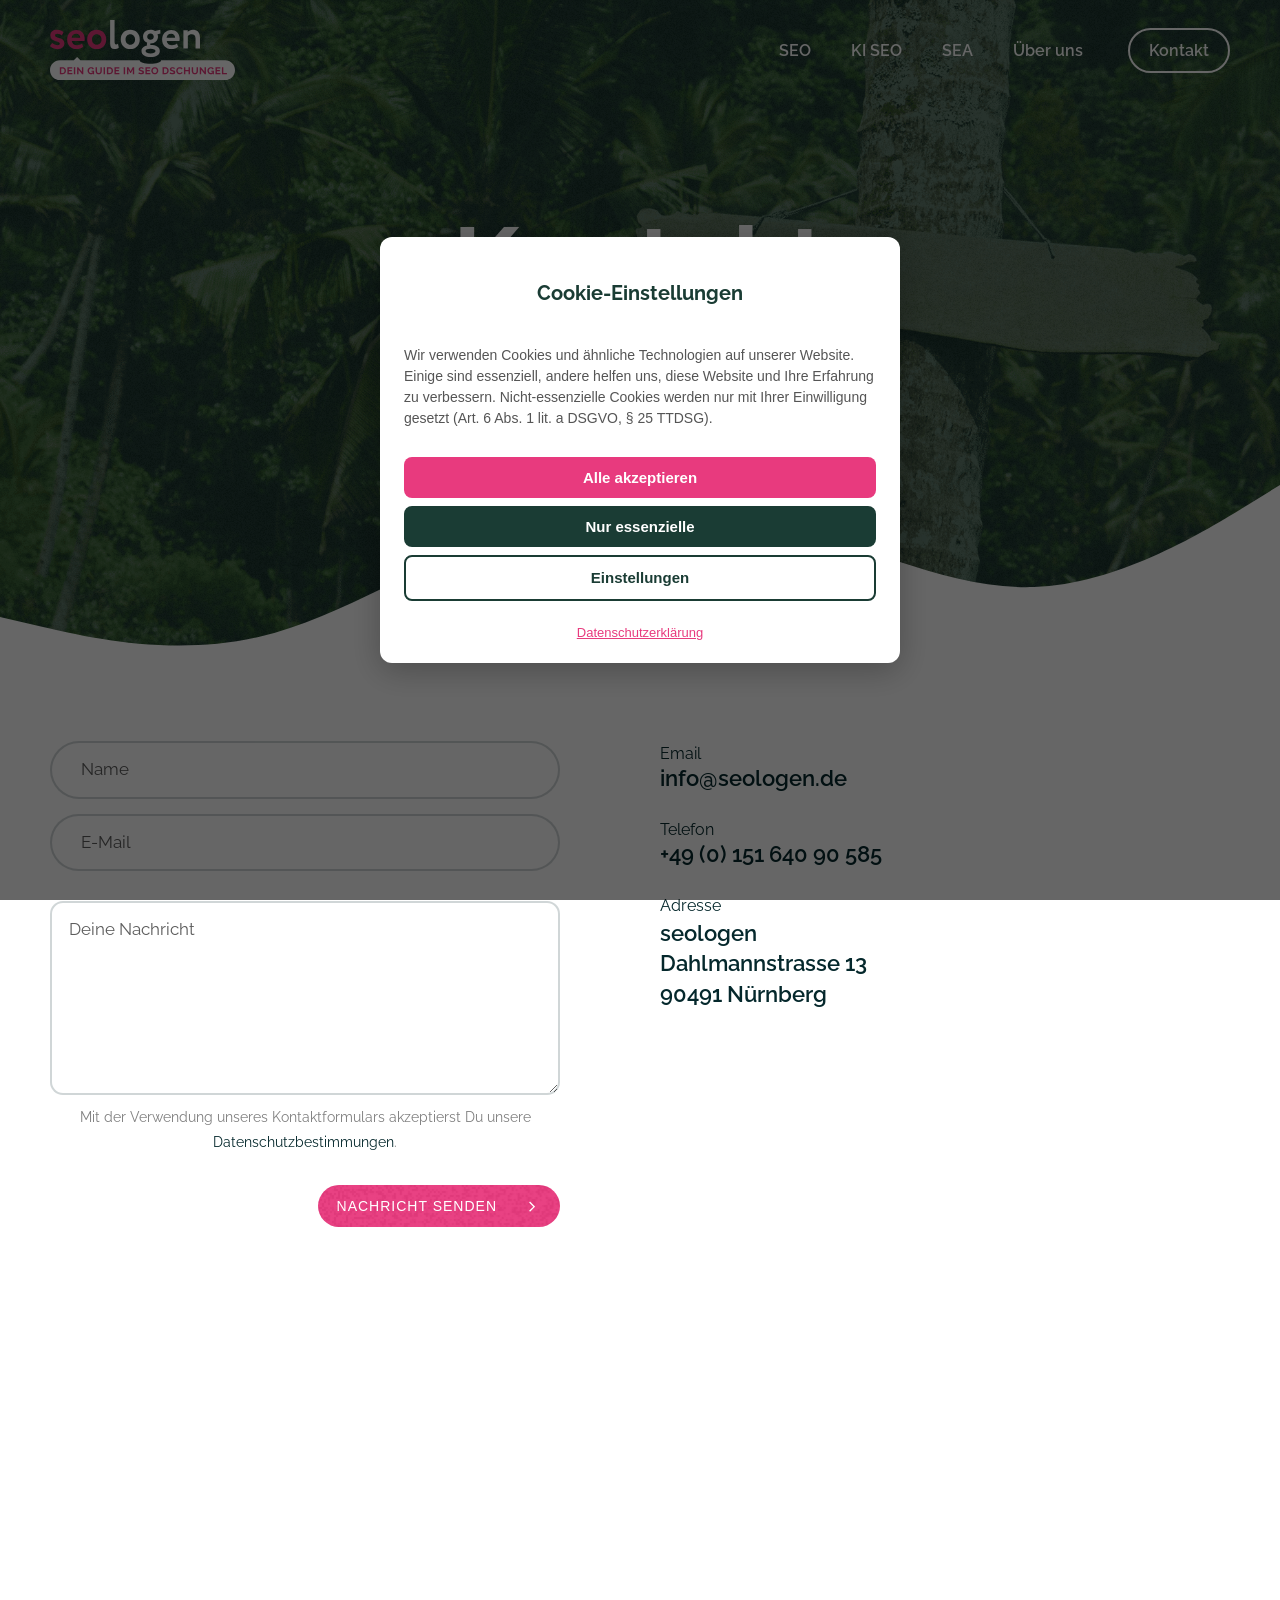
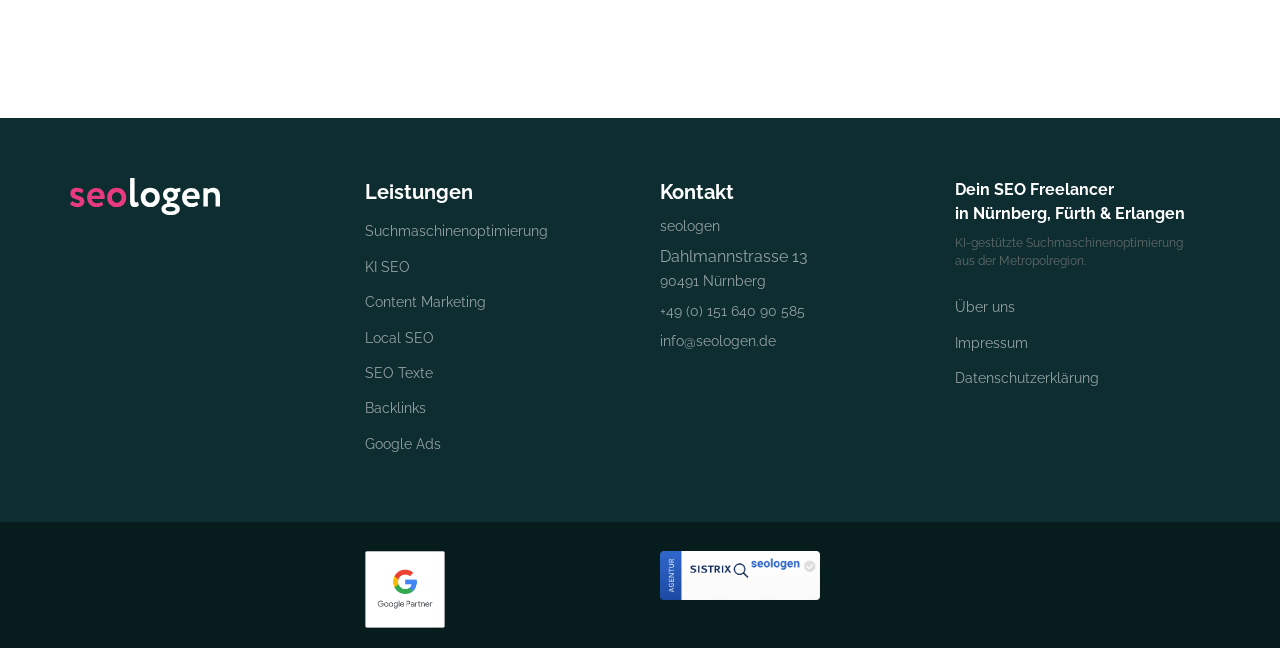
<file: kontakt/index.html>
<!DOCTYPE html>
<html lang="de-DE" >
<head>
<script>if(location.pathname.endsWith("/index.html")){window.location.replace(location.pathname.slice(0,-10));}</script>
<meta charset="UTF-8">
<meta name="viewport" content="width=device-width, initial-scale=1.0">
<!-- WP_HEAD() START -->
<style id="local-fonts-css" type="text/css">
@font-face{font-family:'Raleway';font-style:normal;font-weight:400;font-display:swap;src:url('../wp-content/uploads/fonts/raleway-400.woff2') format('woff2')}
@font-face{font-family:'Raleway';font-style:normal;font-weight:600;font-display:swap;src:url('../wp-content/uploads/fonts/raleway-600.woff2') format('woff2')}
@font-face{font-family:'Raleway';font-style:normal;font-weight:700;font-display:swap;src:url('../wp-content/uploads/fonts/raleway-700.woff2') format('woff2')}
</style>


<meta name='robots' content='index, follow, max-image-preview:large, max-snippet:-1, max-video-preview:-1' />

	<title>Kontakt – SEO & KI SEO Agentur Nürnberg | seologen</title><link rel="preload" data-rocket-preload as="image" href="../wp-content/uploads/2021/11/kontakt-header.webp" fetchpriority="high">
	<meta name="description" content="Kontaktiere die seologen! Deine SEO Agentur Nürnberg. WhatsApp &amp; ☎: +49 (0) 151 640 90 585. Mail: info@seologen.de. Jetzt anfragen ►" />
	<link rel="llms" href="/llms.txt" />
	<link rel="canonical" href="https://seologen.de/kontakt/" />
	<meta property="og:locale" content="de_DE" />
	<meta property="og:type" content="website" />
	<meta property="og:image" content="https://seologen.de/wp-content/uploads/2021/11/seologen-seo-leistungen.webp" />
<meta property="og:image:width" content="1200" />
<meta property="og:image:height" content="630" />
<meta property="og:title" content="Kontakt | seologen" />
	<meta property="og:description" content="Kontaktiere die seologen! Deine SEO Agentur Nürnberg. WhatsApp &amp; ☎: +49 (0) 151 640 90 585. Mail: info@seologen.de. Jetzt anfragen ►" />
	<meta property="og:url" content="../kontakt/" />
	<meta property="og:site_name" content="Seologen" />
	<meta property="article:modified_time" content="2021-12-17T15:27:39+00:00" />
	<script type="application/ld+json" class="yoast-schema-graph">{"@context":"https://schema.org","@graph":[{"@type":"WebPage","@id":"https://seologen.de/kontakt/","url":"https://seologen.de/kontakt/","name":"Deine Ansprechpartner | Kontakt | seologen","isPartOf":{"@id":"https://seologen.de/#website"},"datePublished":"2021-08-06T15:07:19+00:00","dateModified":"2021-12-17T15:27:39+00:00","description":"Wir freuen uns auf deine Anfrage! WhatsApp & ☎: +49 (0) 151 640 90 585. Mail: info@seologen.de. Jetzt kontaktieren ►","breadcrumb":{"@id":"https://seologen.de/kontakt/#breadcrumb"},"inLanguage":"de-DE","potentialAction":[{"@type":"ReadAction","target":["https://seologen.de/kontakt/"]}]},{"@type":"BreadcrumbList","@id":"https://seologen.de/kontakt/#breadcrumb","itemListElement":[{"@type":"ListItem","position":1,"name":"Startseite","item":"https://seologen.de/"},{"@type":"ListItem","position":2,"name":"Kontakt"}]},{"@type":"WebSite","@id":"https://seologen.de/#website","url":"https://seologen.de/","name":"Seologen","description":"Dein Guide durch den SEO Dschungel","potentialAction":[{"@type":"SearchAction","target":{"@type":"EntryPoint","urlTemplate":"https://seologen.de/?s={search_term_string}"},"query-input":{"@type":"PropertyValueSpecification","valueRequired":true,"valueName":"search_term_string"}}],"inLanguage":"de-DE","publisher":{"@type":"Organization","name":"seologen","logo":{"@type":"ImageObject","url":"https://seologen.de/wp-content/uploads/2021/11/seologen-logo.svg"}}}]}</script>




<style id='wp-img-auto-sizes-contain-inline-css' type='text/css'>
html,body{overflow-x:hidden}img:is([sizes=auto i],[sizes^="auto," i]){contain-intrinsic-size:3000px 1500px}
/*# sourceURL=wp-img-auto-sizes-contain-inline-css */
</style>
<style id='wp-block-library-inline-css' type='text/css'>
:root{--wp-block-synced-color:#7a00df;--wp-block-synced-color--rgb:122,0,223;--wp-bound-block-color:var(--wp-block-synced-color);--wp-editor-canvas-background:#ddd;--wp-admin-theme-color:#007cba;--wp-admin-theme-color--rgb:0,124,186;--wp-admin-theme-color-darker-10:#006ba1;--wp-admin-theme-color-darker-10--rgb:0,107,160.5;--wp-admin-theme-color-darker-20:#005a87;--wp-admin-theme-color-darker-20--rgb:0,90,135;--wp-admin-border-width-focus:2px}@media (min-resolution:192dpi){:root{--wp-admin-border-width-focus:1.5px}}.wp-element-button{cursor:pointer}:root .has-very-light-gray-background-color{background-color:#eee}:root .has-very-dark-gray-background-color{background-color:#313131}:root .has-very-light-gray-color{color:#eee}:root .has-very-dark-gray-color{color:#313131}:root .has-vivid-green-cyan-to-vivid-cyan-blue-gradient-background{background:linear-gradient(135deg,#00d084,#0693e3)}:root .has-purple-crush-gradient-background{background:linear-gradient(135deg,#34e2e4,#4721fb 50%,#ab1dfe)}:root .has-hazy-dawn-gradient-background{background:linear-gradient(135deg,#faaca8,#dad0ec)}:root .has-subdued-olive-gradient-background{background:linear-gradient(135deg,#fafae1,#67a671)}:root .has-atomic-cream-gradient-background{background:linear-gradient(135deg,#fdd79a,#004a59)}:root .has-nightshade-gradient-background{background:linear-gradient(135deg,#330968,#31cdcf)}:root .has-midnight-gradient-background{background:linear-gradient(135deg,#020381,#2874fc)}:root{--wp--preset--font-size--normal:16px;--wp--preset--font-size--huge:42px}.has-regular-font-size{font-size:1em}.has-larger-font-size{font-size:2.625em}.has-normal-font-size{font-size:var(--wp--preset--font-size--normal)}.has-huge-font-size{font-size:var(--wp--preset--font-size--huge)}.has-text-align-center{text-align:center}.has-text-align-left{text-align:left}.has-text-align-right{text-align:right}.has-fit-text{white-space:nowrap!important}#end-resizable-editor-section{display:none}.aligncenter{clear:both}.items-justified-left{justify-content:flex-start}.items-justified-center{justify-content:center}.items-justified-right{justify-content:flex-end}.items-justified-space-between{justify-content:space-between}.screen-reader-text{border:0;clip-path:inset(50%);height:1px;margin:-1px;overflow:hidden;padding:0;position:absolute;width:1px;word-wrap:normal!important}.screen-reader-text:focus{background-color:#ddd;clip-path:none;color:#444;display:block;font-size:1em;height:auto;left:5px;line-height:normal;padding:15px 23px 14px;text-decoration:none;top:5px;width:auto;z-index:100000}html :where(.has-border-color){border-style:solid}html :where([style*=border-top-color]){border-top-style:solid}html :where([style*=border-right-color]){border-right-style:solid}html :where([style*=border-bottom-color]){border-bottom-style:solid}html :where([style*=border-left-color]){border-left-style:solid}html :where([style*=border-width]){border-style:solid}html :where([style*=border-top-width]){border-top-style:solid}html :where([style*=border-right-width]){border-right-style:solid}html :where([style*=border-bottom-width]){border-bottom-style:solid}html :where([style*=border-left-width]){border-left-style:solid}html :where(img[class*=wp-image-]){height:auto;max-width:100%}:where(figure){margin:0 0 1em}html :where(.is-position-sticky){--wp-admin--admin-bar--position-offset:var(--wp-admin--admin-bar--height,0px)}@media screen and (max-width:600px){html :where(.is-position-sticky){--wp-admin--admin-bar--position-offset:0px}}

/*# sourceURL=wp-block-library-inline-css */
</style><style id='global-styles-inline-css' type='text/css'>
:root{--wp--preset--aspect-ratio--square: 1;--wp--preset--aspect-ratio--4-3: 4/3;--wp--preset--aspect-ratio--3-4: 3/4;--wp--preset--aspect-ratio--3-2: 3/2;--wp--preset--aspect-ratio--2-3: 2/3;--wp--preset--aspect-ratio--16-9: 16/9;--wp--preset--aspect-ratio--9-16: 9/16;--wp--preset--color--black: #000000;--wp--preset--color--cyan-bluish-gray: #abb8c3;--wp--preset--color--white: #ffffff;--wp--preset--color--pale-pink: #f78da7;--wp--preset--color--vivid-red: #cf2e2e;--wp--preset--color--luminous-vivid-orange: #ff6900;--wp--preset--color--luminous-vivid-amber: #fcb900;--wp--preset--color--light-green-cyan: #7bdcb5;--wp--preset--color--vivid-green-cyan: #00d084;--wp--preset--color--pale-cyan-blue: #8ed1fc;--wp--preset--color--vivid-cyan-blue: #0693e3;--wp--preset--color--vivid-purple: #9b51e0;--wp--preset--gradient--vivid-cyan-blue-to-vivid-purple: linear-gradient(135deg,rgb(6,147,227) 0%,rgb(155,81,224) 100%);--wp--preset--gradient--light-green-cyan-to-vivid-green-cyan: linear-gradient(135deg,rgb(122,220,180) 0%,rgb(0,208,130) 100%);--wp--preset--gradient--luminous-vivid-amber-to-luminous-vivid-orange: linear-gradient(135deg,rgb(252,185,0) 0%,rgb(255,105,0) 100%);--wp--preset--gradient--luminous-vivid-orange-to-vivid-red: linear-gradient(135deg,rgb(255,105,0) 0%,rgb(207,46,46) 100%);--wp--preset--gradient--very-light-gray-to-cyan-bluish-gray: linear-gradient(135deg,rgb(238,238,238) 0%,rgb(169,184,195) 100%);--wp--preset--gradient--cool-to-warm-spectrum: linear-gradient(135deg,rgb(74,234,220) 0%,rgb(151,120,209) 20%,rgb(207,42,186) 40%,rgb(238,44,130) 60%,rgb(251,105,98) 80%,rgb(254,248,76) 100%);--wp--preset--gradient--blush-light-purple: linear-gradient(135deg,rgb(255,206,236) 0%,rgb(152,150,240) 100%);--wp--preset--gradient--blush-bordeaux: linear-gradient(135deg,rgb(254,205,165) 0%,rgb(254,45,45) 50%,rgb(107,0,62) 100%);--wp--preset--gradient--luminous-dusk: linear-gradient(135deg,rgb(255,203,112) 0%,rgb(199,81,192) 50%,rgb(65,88,208) 100%);--wp--preset--gradient--pale-ocean: linear-gradient(135deg,rgb(255,245,203) 0%,rgb(182,227,212) 50%,rgb(51,167,181) 100%);--wp--preset--gradient--electric-grass: linear-gradient(135deg,rgb(202,248,128) 0%,rgb(113,206,126) 100%);--wp--preset--gradient--midnight: linear-gradient(135deg,rgb(2,3,129) 0%,rgb(40,116,252) 100%);--wp--preset--font-size--small: 13px;--wp--preset--font-size--medium: 20px;--wp--preset--font-size--large: 36px;--wp--preset--font-size--x-large: 42px;--wp--preset--spacing--20: 0.44rem;--wp--preset--spacing--30: 0.67rem;--wp--preset--spacing--40: 1rem;--wp--preset--spacing--50: 1.5rem;--wp--preset--spacing--60: 2.25rem;--wp--preset--spacing--70: 3.38rem;--wp--preset--spacing--80: 5.06rem;--wp--preset--shadow--natural: 6px 6px 9px rgba(0, 0, 0, 0.2);--wp--preset--shadow--deep: 12px 12px 50px rgba(0, 0, 0, 0.4);--wp--preset--shadow--sharp: 6px 6px 0px rgba(0, 0, 0, 0.2);--wp--preset--shadow--outlined: 6px 6px 0px -3px rgb(255, 255, 255), 6px 6px rgb(0, 0, 0);--wp--preset--shadow--crisp: 6px 6px 0px rgb(0, 0, 0);}:where(.is-layout-flex){gap: 0.5em;}:where(.is-layout-grid){gap: 0.5em;}body .is-layout-flex{display: flex;}.is-layout-flex{flex-wrap: wrap;align-items: center;}.is-layout-flex > :is(*, div){margin: 0;}body .is-layout-grid{display: grid;}.is-layout-grid > :is(*, div){margin: 0;}:where(.wp-block-columns.is-layout-flex){gap: 2em;}:where(.wp-block-columns.is-layout-grid){gap: 2em;}:where(.wp-block-post-template.is-layout-flex){gap: 1.25em;}:where(.wp-block-post-template.is-layout-grid){gap: 1.25em;}.has-black-color{color: var(--wp--preset--color--black) !important;}.has-cyan-bluish-gray-color{color: var(--wp--preset--color--cyan-bluish-gray) !important;}.has-white-color{color: var(--wp--preset--color--white) !important;}.has-pale-pink-color{color: var(--wp--preset--color--pale-pink) !important;}.has-vivid-red-color{color: var(--wp--preset--color--vivid-red) !important;}.has-luminous-vivid-orange-color{color: var(--wp--preset--color--luminous-vivid-orange) !important;}.has-luminous-vivid-amber-color{color: var(--wp--preset--color--luminous-vivid-amber) !important;}.has-light-green-cyan-color{color: var(--wp--preset--color--light-green-cyan) !important;}.has-vivid-green-cyan-color{color: var(--wp--preset--color--vivid-green-cyan) !important;}.has-pale-cyan-blue-color{color: var(--wp--preset--color--pale-cyan-blue) !important;}.has-vivid-cyan-blue-color{color: var(--wp--preset--color--vivid-cyan-blue) !important;}.has-vivid-purple-color{color: var(--wp--preset--color--vivid-purple) !important;}.has-black-background-color{background-color: var(--wp--preset--color--black) !important;}.has-cyan-bluish-gray-background-color{background-color: var(--wp--preset--color--cyan-bluish-gray) !important;}.has-white-background-color{background-color: var(--wp--preset--color--white) !important;}.has-pale-pink-background-color{background-color: var(--wp--preset--color--pale-pink) !important;}.has-vivid-red-background-color{background-color: var(--wp--preset--color--vivid-red) !important;}.has-luminous-vivid-orange-background-color{background-color: var(--wp--preset--color--luminous-vivid-orange) !important;}.has-luminous-vivid-amber-background-color{background-color: var(--wp--preset--color--luminous-vivid-amber) !important;}.has-light-green-cyan-background-color{background-color: var(--wp--preset--color--light-green-cyan) !important;}.has-vivid-green-cyan-background-color{background-color: var(--wp--preset--color--vivid-green-cyan) !important;}.has-pale-cyan-blue-background-color{background-color: var(--wp--preset--color--pale-cyan-blue) !important;}.has-vivid-cyan-blue-background-color{background-color: var(--wp--preset--color--vivid-cyan-blue) !important;}.has-vivid-purple-background-color{background-color: var(--wp--preset--color--vivid-purple) !important;}.has-black-border-color{border-color: var(--wp--preset--color--black) !important;}.has-cyan-bluish-gray-border-color{border-color: var(--wp--preset--color--cyan-bluish-gray) !important;}.has-white-border-color{border-color: var(--wp--preset--color--white) !important;}.has-pale-pink-border-color{border-color: var(--wp--preset--color--pale-pink) !important;}.has-vivid-red-border-color{border-color: var(--wp--preset--color--vivid-red) !important;}.has-luminous-vivid-orange-border-color{border-color: var(--wp--preset--color--luminous-vivid-orange) !important;}.has-luminous-vivid-amber-border-color{border-color: var(--wp--preset--color--luminous-vivid-amber) !important;}.has-light-green-cyan-border-color{border-color: var(--wp--preset--color--light-green-cyan) !important;}.has-vivid-green-cyan-border-color{border-color: var(--wp--preset--color--vivid-green-cyan) !important;}.has-pale-cyan-blue-border-color{border-color: var(--wp--preset--color--pale-cyan-blue) !important;}.has-vivid-cyan-blue-border-color{border-color: var(--wp--preset--color--vivid-cyan-blue) !important;}.has-vivid-purple-border-color{border-color: var(--wp--preset--color--vivid-purple) !important;}.has-vivid-cyan-blue-to-vivid-purple-gradient-background{background: var(--wp--preset--gradient--vivid-cyan-blue-to-vivid-purple) !important;}.has-light-green-cyan-to-vivid-green-cyan-gradient-background{background: var(--wp--preset--gradient--light-green-cyan-to-vivid-green-cyan) !important;}.has-luminous-vivid-amber-to-luminous-vivid-orange-gradient-background{background: var(--wp--preset--gradient--luminous-vivid-amber-to-luminous-vivid-orange) !important;}.has-luminous-vivid-orange-to-vivid-red-gradient-background{background: var(--wp--preset--gradient--luminous-vivid-orange-to-vivid-red) !important;}.has-very-light-gray-to-cyan-bluish-gray-gradient-background{background: var(--wp--preset--gradient--very-light-gray-to-cyan-bluish-gray) !important;}.has-cool-to-warm-spectrum-gradient-background{background: var(--wp--preset--gradient--cool-to-warm-spectrum) !important;}.has-blush-light-purple-gradient-background{background: var(--wp--preset--gradient--blush-light-purple) !important;}.has-blush-bordeaux-gradient-background{background: var(--wp--preset--gradient--blush-bordeaux) !important;}.has-luminous-dusk-gradient-background{background: var(--wp--preset--gradient--luminous-dusk) !important;}.has-pale-ocean-gradient-background{background: var(--wp--preset--gradient--pale-ocean) !important;}.has-electric-grass-gradient-background{background: var(--wp--preset--gradient--electric-grass) !important;}.has-midnight-gradient-background{background: var(--wp--preset--gradient--midnight) !important;}.has-small-font-size{font-size: var(--wp--preset--font-size--small) !important;}.has-medium-font-size{font-size: var(--wp--preset--font-size--medium) !important;}.has-large-font-size{font-size: var(--wp--preset--font-size--large) !important;}.has-x-large-font-size{font-size: var(--wp--preset--font-size--x-large) !important;}
/*# sourceURL=global-styles-inline-css */
</style>

<style id='classic-theme-styles-inline-css' type='text/css'>
/*! This file is auto-generated */
.wp-block-button__link{color:#fff;background-color:#32373c;border-radius:9999px;box-shadow:none;text-decoration:none;padding:calc(.667em + 2px) calc(1.333em + 2px);font-size:1.125em}.wp-block-file__button{background:#32373c;color:#fff;text-decoration:none}
/*# sourceURL=/wp-includes/css/classic-themes.min.css */
</style>
<link data-minify="1" rel='stylesheet' id='oxygen-css' href='../wp-content/cache/min/1/wp-content/plugins/oxygen/component-framework/oxygen.css?ver=1736198742' type='text/css' media='all' />
<style id='rocket-lazyload-inline-css' type='text/css'>
.rll-youtube-player{position:relative;padding-bottom:56.23%;height:0;overflow:hidden;max-width:100%;}.rll-youtube-player:focus-within{outline: 2px solid currentColor;outline-offset: 5px;}.rll-youtube-player iframe{position:absolute;top:0;left:0;width:100%;height:100%;z-index:100;background:0 0}.rll-youtube-player img{bottom:0;display:block;left:0;margin:auto;max-width:100%;width:100%;position:absolute;right:0;top:0;border:none;height:auto;-webkit-transition:.4s all;-moz-transition:.4s all;transition:.4s all}.rll-youtube-player img:hover{-webkit-filter:brightness(75%)}.rll-youtube-player .play{height:100%;width:100%;left:0;top:0;position:absolute;background:var(--wpr-bg-631e6ead-4d71-4561-bb51-b3f056dd5233) no-repeat center;background-color: transparent !important;cursor:pointer;border:none;}
/*# sourceURL=rocket-lazyload-inline-css */
</style>
<script type="text/javascript" src="../wp-includes/js/jquery/jquery.min.js?ver=3.7.1" id="jquery-core-js"></script>

<link rel='shortlink' href='../?p=74' />
<!-- start Simple Custom CSS and JS -->
<script type="text/javascript">
document.addEventListener("DOMContentLoaded", function() {
  var lazyBackgrounds = [].slice.call(document.querySelectorAll(".lazy-bg"));

  if ("IntersectionObserver" in window && "IntersectionObserverEntry" in window && "intersectionRatio" in window.IntersectionObserverEntry.prototype) {
    let lazyBackgroundObserver = new IntersectionObserver(function(entries, observer) {
      entries.forEach(function(entry) {
        if (entry.isIntersecting) {
          entry.target.classList.add("bg-visible");
          lazyBackgroundObserver.unobserve(entry.target);
        }
      });
    });

    lazyBackgrounds.forEach(function(lazyBackground) {
      lazyBackgroundObserver.observe(lazyBackground);
    });
  }
});</script>
<!-- end Simple Custom CSS and JS -->
<!-- start Simple Custom CSS and JS -->
<script type="text/javascript">
jQuery(window).on('load',function(){
          
       jQuery('#section-237-40').mousemove(function(e) {


            var wx = jQuery(window).width();
            var wy = jQuery(window).height();

            var x = e.pageX - this.offsetLeft;
            var y = e.pageY - this.offsetTop;

            var newx = x - wx / 2;
            var newy = y - wy / 2;

            //jQuery('span').text(newx + ", " + newy);

            jQuery('.deep-hero-effect-div').each(function(i) {
                if(jQuery(this).index()==0){
                jQuery(this).attr('data-speed','0.02');
				} else  if(jQuery(this).index()==1){
 				jQuery(this).attr('data-speed','0.01');
                } else  if(jQuery(this).index()==2){
 				jQuery(this).attr('data-speed','0.02');

				} 
                var speed = jQuery(this).attr('data-speed');
                if (jQuery(this).attr('data-revert')) speed *= -1;
                TweenMax.to(jQuery(this), 1, {
                    x: (1 - newx * speed),
                    y: (1 - newy * speed)
                });

            });

        });

});</script>
<!-- end Simple Custom CSS and JS -->




 <script data-minify="1" src="../wp-content/cache/min/1/ajax/libs/gsap/1.18.4/TweenMax.min.js?ver=1736198743"></script><!-- end Simple Custom CSS and JS -->
<style type="text/css">
.custom-cursor { cursor: pointer; }
.oxy-header-wrapper .oxygen-only-show-in-overlay.oxy-header-row { position: relative !important; z-index: 100 !important; pointer-events: none !important; }
.oxy-header-wrapper .oxygen-only-show-in-overlay.oxy-header-row a,
.oxy-header-wrapper .oxygen-only-show-in-overlay.oxy-header-row button,
.oxy-header-wrapper .oxygen-only-show-in-overlay.oxy-header-row svg,
.oxy-header-wrapper .oxygen-only-show-in-overlay.oxy-header-row img,
.oxy-header-wrapper .oxygen-only-show-in-overlay.oxy-header-row .oxy-header-right { pointer-events: auto !important; }
.oxy-header-wrapper .oxygen-hide-in-sticky { display: block; }
.oxy-header-wrapper .oxygen-show-in-sticky-only { display: none; }
.oxy-header-wrapper.oxy-sticky-header-active .oxygen-hide-in-sticky, .oxy-header-wrapper.oxy-sticky-header-active .oxygen-only-show-in-overlay { display: none !important; }
.oxy-header-wrapper.oxy-sticky-header-active .oxygen-show-in-sticky-only, .oxy-header-wrapper.oxy-sticky-header-active .oxygen-hide-in-overlay { display: block !important; }
.oxy-pro-menu-dropdown-icon, .oxy-pro-menu-dropdown-icon-click-area { display: none !important; }
.oxy-nav-menu-dropdown-arrow .menu-item > a::after { display: none !important; }
</style>
<!-- end Simple Custom CSS and JS -->
<link rel="icon" href="../wp-content/uploads/2021/08/cropped-favicon3-32x32.png" sizes="32x32" />
<link rel="icon" href="../wp-content/uploads/2021/08/cropped-favicon3-192x192.png" sizes="192x192" />
<link rel="apple-touch-icon" href="../wp-content/uploads/2021/08/cropped-favicon3-180x180.png" />
<meta name="msapplication-TileImage" content="../wp-content/uploads/2021/08/cropped-favicon3-270x270.png" />
<link data-minify="1" rel='stylesheet' id='oxygen-cache-32-css' href='../wp-content/cache/background-css/seologen.de/wp-content/cache/min/1/wp-content/uploads/oxygen/css/32.css?ver=1736198852&wpr_t=1769899717' type='text/css' media='all' />
<link data-minify="1" rel='stylesheet' id='oxygen-cache-74-css' href='../wp-content/cache/background-css/seologen.de/wp-content/cache/min/1/wp-content/uploads/oxygen/css/74.css?ver=1736198924&wpr_t=1769899717' type='text/css' media='all' />
<link data-minify="1" rel='stylesheet' id='oxygen-universal-styles-css' href='../wp-content/cache/background-css/seologen.de/wp-content/cache/min/1/wp-content/uploads/oxygen/css/universal.css?ver=1736198742&wpr_t=1769899717' type='text/css' media='all' />
<noscript><style id="rocket-lazyload-nojs-css">.rll-youtube-player, [data-lazy-src]{display:none !important;}</style></noscript><!-- END OF WP_HEAD() -->
<link data-minify="1" rel='stylesheet' id='oxygen-aos-css' href='../wp-content/cache/min/1/wp-content/plugins/oxygen/component-framework/vendor/aos/aos.css?ver=1736198742' type='text/css' media='all' />

<link data-minify="1" rel='stylesheet' id='piotnetforms-style-135-css' href='../wp-content/cache/min/1/wp-content/uploads/piotnetforms/css/135.css?ver=1736198924' type='text/css' media='all' />
<link data-minify="1" rel='stylesheet' id='piotnetforms-style-css' href='../wp-content/cache/min/1/wp-content/plugins/piotnetforms/assets/css/minify/frontend.min.css?ver=1736198924' type='text/css' media='all' />
<style id="wpr-lazyload-bg-container"></style><style id="wpr-lazyload-bg-exclusion">#section-2-74{--wpr-bg-3939a3a6-e2bd-4d9d-a3d2-8271f6f80d0c: url('../wp-content/uploads/2021/11/kontakt-header.webp');}</style>
<noscript>
<style id="wpr-lazyload-bg-nostyle">#section-111-32{--wpr-bg-2a539be6-5d9a-4c15-9592-298cfd7655cb: url('../wp-content/uploads/2021/11/footer-laptop2.webp');}#section-111-32{--wpr-bg-246afec2-3248-46ee-8b75-960b7ef8c11c: url('../wp-content/uploads/2021/11/footer-laptop2.webp');}#section-111-32{--wpr-bg-70f37ff3-16b9-4d7c-994c-ef7f1af33d49: url('../wp-content/uploads/2021/11/footer-tiger-tablet-new2.webp');}#section-111-32{--wpr-bg-14127b4b-1ebc-46f8-847b-c76c30c8c69d: url('../wp-content/uploads/2021/11/footer-tiger-mobile-new2.webp');}.oxy-pro-menu .oxy-pro-menu-off-canvas-container,.oxy-pro-menu .oxy-pro-menu-open-container{--wpr-bg-344dd0a9-8f70-4a5e-acc8-07c516785ba0: url('../wp-content/cache/min/1/wp-content/uploads/oxygen/css/');}.oxel_icon_button__container:hover{--wpr-bg-b4393afa-5aeb-4e5d-a07b-83afd7b127c7: url('../wp-content/uploads/2021/10/button-background.webp');}.oxel_icon_button__container{--wpr-bg-02bb9712-952b-4311-8680-2e12903a620c: url('../wp-content/uploads/2021/10/button-background.webp');}.hero-subpage{--wpr-bg-a651d401-6908-4c26-8edd-7e7f54d95099: url('../wp-content/uploads/2021/11/seo-header.webp');}.onecolumn-shape-section{--wpr-bg-a43b428b-ff0f-4c44-b902-5545b70d8498: url('../wp-content/uploads/2021/11/background-texture-right-big2-1.webp');}.onecolumn-shape-section{--wpr-bg-941288b1-27ef-42d1-b011-a1775002e79b: url('../wp-content/uploads/2021/11/shape-full.webp');}.onecolumn-shape-section{--wpr-bg-64140905-5082-4211-b1ef-d7f9282a6aa4: url('../wp-content/uploads/2021/11/mobile-texture-right.webp');}.background-shapeleaves{--wpr-bg-c41f8af5-a66b-4cae-9dcf-42b374c3d295: url('../wp-content/uploads/2021/11/background-blurb-big-_1_.webp');}.background-shapeleaves{--wpr-bg-4a3bbf1b-ca22-47e4-b348-d8778cb83627: url('../wp-content/uploads/2021/11/blurb-mobile-background.webp');}.background-shapeleaves{--wpr-bg-24590ede-0575-45f2-9788-267b503d882c: url('../wp-content/uploads/2021/11/blurb-mobile-background.webp');}.showcase-slider-section{--wpr-bg-e381b452-41e5-41e6-8242-1ed8afa7e4cf: url('../wp-content/uploads/2021/11/background-slider-_1_.webp');}.text-accordion-shape-section{--wpr-bg-37902154-3a1e-4fad-988c-e090a816e79f: url('../wp-content/uploads/2021/11/shape-full.webp');}.masked-copy{--wpr-bg-ebacde89-1a84-4aec-9323-f37da7f6a8bf: url('../wp-content/uploads/2021/11/background-seo-sea.webp');}.twocolumns-shape-section{--wpr-bg-450178e7-06fc-4db7-9bfb-85b8e4bf8ca6: url('../wp-content/uploads/2021/11/background-texture-right-big2-1.webp');}.twocolumns-shape-section{--wpr-bg-71d99dc4-3aa7-4b3f-9e72-34c986ae323e: url('../wp-content/uploads/2021/11/shape-full.webp');}.twocolumns-shape-section{--wpr-bg-6f7f2898-f8a8-49fb-9a5d-8f5af2ff1ad8: url('../wp-content/uploads/2021/11/mobile-texture-right.webp');}.oxel_flipbox__front{--wpr-bg-e74785da-4c23-46d8-b720-0b936efe042c: url('http://elements.oxy.host/wp-content/uploads/sites/52/2020/07/atmosphere-blue-cloud-clouds-601798.jpg');}.ausblick-section{--wpr-bg-49aad8ef-b7f3-4408-829a-74f24111fe52: url('../wp-content/uploads/2021/11/background-ausblick-_1_.webp');}.ausblick-section{--wpr-bg-77f69ae7-b560-4aa1-90ab-85b0c5460ed9: url('../wp-content/uploads/2021/11/ausblick-mobile-1.webp');}.ausblick-section{--wpr-bg-cfc803bd-affd-4d65-a922-8d2be1f4753a: url('../wp-content/uploads/2021/10/ausblick-mobile-1.png');}.ausblick-section{--wpr-bg-c6fbe11c-8412-4bbe-9633-097b4d75ad00: url('../wp-content/uploads/2021/11/ausblick-mobile-3.webp');}.ausblick-section{--wpr-bg-c9da97b8-4299-4f84-b063-db840799e280: url('../wp-content/uploads/2021/11/background-ausblick2-1.webp');}.tabs-contents-8807-tab{--wpr-bg-b1f7664b-bde3-4bc4-9125-4a9cc53eeda3: url('../wp-content/uploads/2021/11/combined-shape.webp');}.tabs-contents-8807-tab{--wpr-bg-466f1afd-aab4-46ff-83b1-bf60ac50dc1f: url('../wp-content/uploads/2021/11/combined-shape-1.webp');}.tabs-contents-8807-tab{--wpr-bg-164e8eff-c2f3-4fe0-87c2-997c375cdd3f: url('../wp-content/uploads/2021/11/combined-shape-1.webp');}.background-animals{--wpr-bg-86d42d77-d184-4900-a6bb-6a4beb5ca62e: url('../wp-content/uploads/2021/11/yoal-desurmont-jqgs-m-3-b-9-fpo-unsplash-1-1-1.webp');}.background-animals{--wpr-bg-ea2e5f53-2e08-4e0c-83d8-d45debc9b1f3: url('../wp-content/uploads/2021/11/background-animals-mobile.webp');}.ranking-background{--wpr-bg-a1a53c33-0b23-4bc4-9f7d-0d54a339f144: url('../wp-content/uploads/2021/11/ranking-background-1.webp');}.hero-blog{--wpr-bg-aaf4e033-dc4a-427b-93ef-bd9256550a9e: url('../wp-content/uploads/2021/11/seo-header.webp');}#section-308-40.bg-visible{--wpr-bg-441e1383-77ad-4685-850b-7730e5fc0d7f: url('../wp-content/uploads/2021/11/header-mobile-1.webp');}#section-294-40.bg-visible{--wpr-bg-f2d7fe6a-9aaf-4f88-ad86-aed0741961d8: url('../wp-content/uploads/2021/11/background-animals-mobile.webp');}.footer-tiger{--wpr-bg-0557a4ea-ba28-474e-956c-539cec369212: url('../wp-content/uploads/2021/11/Footer-Shapes-Tiger-groesser_1x-1.webp');}.piotnetforms-button{--wpr-bg-5d9a9dec-04bf-40a4-8e24-303f91aa533a: url('https://seologen.de/wp-content/uploads/2021/10/button-background.webp');}.piotnetforms-button:hover{--wpr-bg-9b7db1a6-01ed-42fa-a0f0-1f0683d1b09a: url('https://seologen.de/wp-content/uploads/2021/10/button-background.webp');}.rll-youtube-player .play{--wpr-bg-631e6ead-4d71-4561-bb51-b3f056dd5233: url('../wp-content/plugins/wp-rocket/assets/img/youtube.png');}</style>
</noscript>
<script type="application/javascript">const rocket_pairs = [{"selector":"#section-111-32","style":"#section-111-32{--wpr-bg-2a539be6-5d9a-4c15-9592-298cfd7655cb: url('https:\/\/../wp-content\/uploads\/2021\/11\/footer-laptop2.webp');}","hash":"2a539be6-5d9a-4c15-9592-298cfd7655cb","url":"https:\/\/../wp-content\/uploads\/2021\/11\/footer-laptop2.webp"},{"selector":"#section-111-32","style":"#section-111-32{--wpr-bg-246afec2-3248-46ee-8b75-960b7ef8c11c: url('https:\/\/../wp-content\/uploads\/2021\/11\/footer-laptop2.webp');}","hash":"246afec2-3248-46ee-8b75-960b7ef8c11c","url":"https:\/\/../wp-content\/uploads\/2021\/11\/footer-laptop2.webp"},{"selector":"#section-111-32","style":"#section-111-32{--wpr-bg-70f37ff3-16b9-4d7c-994c-ef7f1af33d49: url('https:\/\/../wp-content\/uploads\/2021\/11\/footer-tiger-tablet-new2.webp');}","hash":"70f37ff3-16b9-4d7c-994c-ef7f1af33d49","url":"https:\/\/../wp-content\/uploads\/2021\/11\/footer-tiger-tablet-new2.webp"},{"selector":"#section-111-32","style":"#section-111-32{--wpr-bg-14127b4b-1ebc-46f8-847b-c76c30c8c69d: url('https:\/\/../wp-content\/uploads\/2021\/11\/footer-tiger-mobile-new2.webp');}","hash":"14127b4b-1ebc-46f8-847b-c76c30c8c69d","url":"https:\/\/../wp-content\/uploads\/2021\/11\/footer-tiger-mobile-new2.webp"},{"selector":".oxy-pro-menu .oxy-pro-menu-off-canvas-container,.oxy-pro-menu .oxy-pro-menu-open-container","style":".oxy-pro-menu .oxy-pro-menu-off-canvas-container,.oxy-pro-menu .oxy-pro-menu-open-container{--wpr-bg-344dd0a9-8f70-4a5e-acc8-07c516785ba0: url('https:\/\/../wp-content\/cache\/min\/1\/wp-content\/uploads\/oxygen\/css\/');}","hash":"344dd0a9-8f70-4a5e-acc8-07c516785ba0","url":"https:\/\/../wp-content\/cache\/min\/1\/wp-content\/uploads\/oxygen\/css\/"},{"selector":".oxel_icon_button__container","style":".oxel_icon_button__container:hover{--wpr-bg-b4393afa-5aeb-4e5d-a07b-83afd7b127c7: url('https:\/\/../wp-content\/uploads\/2021\/10\/button-background.webp');}","hash":"b4393afa-5aeb-4e5d-a07b-83afd7b127c7","url":"https:\/\/../wp-content\/uploads\/2021\/10\/button-background.webp"},{"selector":".oxel_icon_button__container","style":".oxel_icon_button__container{--wpr-bg-02bb9712-952b-4311-8680-2e12903a620c: url('https:\/\/../wp-content\/uploads\/2021\/10\/button-background.webp');}","hash":"02bb9712-952b-4311-8680-2e12903a620c","url":"https:\/\/../wp-content\/uploads\/2021\/10\/button-background.webp"},{"selector":".hero-subpage","style":".hero-subpage{--wpr-bg-a651d401-6908-4c26-8edd-7e7f54d95099: url('https:\/\/../wp-content\/uploads\/2021\/11\/seo-header.webp');}","hash":"a651d401-6908-4c26-8edd-7e7f54d95099","url":"https:\/\/../wp-content\/uploads\/2021\/11\/seo-header.webp"},{"selector":".onecolumn-shape-section","style":".onecolumn-shape-section{--wpr-bg-a43b428b-ff0f-4c44-b902-5545b70d8498: url('https:\/\/../wp-content\/uploads\/2021\/11\/background-texture-right-big2-1.webp');}","hash":"a43b428b-ff0f-4c44-b902-5545b70d8498","url":"https:\/\/../wp-content\/uploads\/2021\/11\/background-texture-right-big2-1.webp"},{"selector":".onecolumn-shape-section","style":".onecolumn-shape-section{--wpr-bg-941288b1-27ef-42d1-b011-a1775002e79b: url('https:\/\/../wp-content\/uploads\/2021\/11\/shape-full.webp');}","hash":"941288b1-27ef-42d1-b011-a1775002e79b","url":"https:\/\/../wp-content\/uploads\/2021\/11\/shape-full.webp"},{"selector":".onecolumn-shape-section","style":".onecolumn-shape-section{--wpr-bg-64140905-5082-4211-b1ef-d7f9282a6aa4: url('https:\/\/../wp-content\/uploads\/2021\/11\/mobile-texture-right.webp');}","hash":"64140905-5082-4211-b1ef-d7f9282a6aa4","url":"https:\/\/../wp-content\/uploads\/2021\/11\/mobile-texture-right.webp"},{"selector":".background-shapeleaves","style":".background-shapeleaves{--wpr-bg-c41f8af5-a66b-4cae-9dcf-42b374c3d295: url('https:\/\/../wp-content\/uploads\/2021\/11\/background-blurb-big-_1_.webp');}","hash":"c41f8af5-a66b-4cae-9dcf-42b374c3d295","url":"https:\/\/../wp-content\/uploads\/2021\/11\/background-blurb-big-_1_.webp"},{"selector":".background-shapeleaves","style":".background-shapeleaves{--wpr-bg-4a3bbf1b-ca22-47e4-b348-d8778cb83627: url('https:\/\/../wp-content\/uploads\/2021\/11\/blurb-mobile-background.webp');}","hash":"4a3bbf1b-ca22-47e4-b348-d8778cb83627","url":"https:\/\/../wp-content\/uploads\/2021\/11\/blurb-mobile-background.webp"},{"selector":".background-shapeleaves","style":".background-shapeleaves{--wpr-bg-24590ede-0575-45f2-9788-267b503d882c: url('https:\/\/../wp-content\/uploads\/2021\/11\/blurb-mobile-background.webp');}","hash":"24590ede-0575-45f2-9788-267b503d882c","url":"https:\/\/../wp-content\/uploads\/2021\/11\/blurb-mobile-background.webp"},{"selector":".showcase-slider-section","style":".showcase-slider-section{--wpr-bg-e381b452-41e5-41e6-8242-1ed8afa7e4cf: url('https:\/\/../wp-content\/uploads\/2021\/11\/background-slider-_1_.webp');}","hash":"e381b452-41e5-41e6-8242-1ed8afa7e4cf","url":"https:\/\/../wp-content\/uploads\/2021\/11\/background-slider-_1_.webp"},{"selector":".text-accordion-shape-section","style":".text-accordion-shape-section{--wpr-bg-37902154-3a1e-4fad-988c-e090a816e79f: url('https:\/\/../wp-content\/uploads\/2021\/11\/shape-full.webp');}","hash":"37902154-3a1e-4fad-988c-e090a816e79f","url":"https:\/\/../wp-content\/uploads\/2021\/11\/shape-full.webp"},{"selector":".masked-copy","style":".masked-copy{--wpr-bg-ebacde89-1a84-4aec-9323-f37da7f6a8bf: url('https:\/\/../wp-content\/uploads\/2021\/11\/background-seo-sea.webp');}","hash":"ebacde89-1a84-4aec-9323-f37da7f6a8bf","url":"https:\/\/../wp-content\/uploads\/2021\/11\/background-seo-sea.webp"},{"selector":".twocolumns-shape-section","style":".twocolumns-shape-section{--wpr-bg-450178e7-06fc-4db7-9bfb-85b8e4bf8ca6: url('https:\/\/../wp-content\/uploads\/2021\/11\/background-texture-right-big2-1.webp');}","hash":"450178e7-06fc-4db7-9bfb-85b8e4bf8ca6","url":"https:\/\/../wp-content\/uploads\/2021\/11\/background-texture-right-big2-1.webp"},{"selector":".twocolumns-shape-section","style":".twocolumns-shape-section{--wpr-bg-71d99dc4-3aa7-4b3f-9e72-34c986ae323e: url('https:\/\/../wp-content\/uploads\/2021\/11\/shape-full.webp');}","hash":"71d99dc4-3aa7-4b3f-9e72-34c986ae323e","url":"https:\/\/../wp-content\/uploads\/2021\/11\/shape-full.webp"},{"selector":".twocolumns-shape-section","style":".twocolumns-shape-section{--wpr-bg-6f7f2898-f8a8-49fb-9a5d-8f5af2ff1ad8: url('https:\/\/../wp-content\/uploads\/2021\/11\/mobile-texture-right.webp');}","hash":"6f7f2898-f8a8-49fb-9a5d-8f5af2ff1ad8","url":"https:\/\/../wp-content\/uploads\/2021\/11\/mobile-texture-right.webp"},{"selector":".oxel_flipbox__front","style":".oxel_flipbox__front{--wpr-bg-e74785da-4c23-46d8-b720-0b936efe042c: url('http:\/\/elements.oxy.host\/wp-content\/uploads\/sites\/52\/2020\/07\/atmosphere-blue-cloud-clouds-601798.jpg');}","hash":"e74785da-4c23-46d8-b720-0b936efe042c","url":"http:\/\/elements.oxy.host\/wp-content\/uploads\/sites\/52\/2020\/07\/atmosphere-blue-cloud-clouds-601798.jpg"},{"selector":".ausblick-section","style":".ausblick-section{--wpr-bg-49aad8ef-b7f3-4408-829a-74f24111fe52: url('https:\/\/../wp-content\/uploads\/2021\/11\/background-ausblick-_1_.webp');}","hash":"49aad8ef-b7f3-4408-829a-74f24111fe52","url":"https:\/\/../wp-content\/uploads\/2021\/11\/background-ausblick-_1_.webp"},{"selector":".ausblick-section","style":".ausblick-section{--wpr-bg-77f69ae7-b560-4aa1-90ab-85b0c5460ed9: url('https:\/\/../wp-content\/uploads\/2021\/11\/ausblick-mobile-1.webp');}","hash":"77f69ae7-b560-4aa1-90ab-85b0c5460ed9","url":"https:\/\/../wp-content\/uploads\/2021\/11\/ausblick-mobile-1.webp"},{"selector":".ausblick-section","style":".ausblick-section{--wpr-bg-cfc803bd-affd-4d65-a922-8d2be1f4753a: url('https:\/\/../wp-content\/uploads\/2021\/10\/ausblick-mobile-1.png');}","hash":"cfc803bd-affd-4d65-a922-8d2be1f4753a","url":"https:\/\/../wp-content\/uploads\/2021\/10\/ausblick-mobile-1.png"},{"selector":".ausblick-section","style":".ausblick-section{--wpr-bg-c6fbe11c-8412-4bbe-9633-097b4d75ad00: url('https:\/\/../wp-content\/uploads\/2021\/11\/ausblick-mobile-3.webp');}","hash":"c6fbe11c-8412-4bbe-9633-097b4d75ad00","url":"https:\/\/../wp-content\/uploads\/2021\/11\/ausblick-mobile-3.webp"},{"selector":".ausblick-section","style":".ausblick-section{--wpr-bg-c9da97b8-4299-4f84-b063-db840799e280: url('https:\/\/../wp-content\/uploads\/2021\/11\/background-ausblick2-1.webp');}","hash":"c9da97b8-4299-4f84-b063-db840799e280","url":"https:\/\/../wp-content\/uploads\/2021\/11\/background-ausblick2-1.webp"},{"selector":".tabs-contents-8807-tab","style":".tabs-contents-8807-tab{--wpr-bg-b1f7664b-bde3-4bc4-9125-4a9cc53eeda3: url('https:\/\/../wp-content\/uploads\/2021\/11\/combined-shape.webp');}","hash":"b1f7664b-bde3-4bc4-9125-4a9cc53eeda3","url":"https:\/\/../wp-content\/uploads\/2021\/11\/combined-shape.webp"},{"selector":".tabs-contents-8807-tab","style":".tabs-contents-8807-tab{--wpr-bg-466f1afd-aab4-46ff-83b1-bf60ac50dc1f: url('https:\/\/../wp-content\/uploads\/2021\/11\/combined-shape-1.webp');}","hash":"466f1afd-aab4-46ff-83b1-bf60ac50dc1f","url":"https:\/\/../wp-content\/uploads\/2021\/11\/combined-shape-1.webp"},{"selector":".tabs-contents-8807-tab","style":".tabs-contents-8807-tab{--wpr-bg-164e8eff-c2f3-4fe0-87c2-997c375cdd3f: url('https:\/\/../wp-content\/uploads\/2021\/11\/combined-shape-1.webp');}","hash":"164e8eff-c2f3-4fe0-87c2-997c375cdd3f","url":"https:\/\/../wp-content\/uploads\/2021\/11\/combined-shape-1.webp"},{"selector":".background-animals","style":".background-animals{--wpr-bg-86d42d77-d184-4900-a6bb-6a4beb5ca62e: url('https:\/\/../wp-content\/uploads\/2021\/11\/yoal-desurmont-jqgs-m-3-b-9-fpo-unsplash-1-1-1.webp');}","hash":"86d42d77-d184-4900-a6bb-6a4beb5ca62e","url":"https:\/\/../wp-content\/uploads\/2021\/11\/yoal-desurmont-jqgs-m-3-b-9-fpo-unsplash-1-1-1.webp"},{"selector":".background-animals","style":".background-animals{--wpr-bg-ea2e5f53-2e08-4e0c-83d8-d45debc9b1f3: url('https:\/\/../wp-content\/uploads\/2021\/11\/background-animals-mobile.webp');}","hash":"ea2e5f53-2e08-4e0c-83d8-d45debc9b1f3","url":"https:\/\/../wp-content\/uploads\/2021\/11\/background-animals-mobile.webp"},{"selector":".ranking-background","style":".ranking-background{--wpr-bg-a1a53c33-0b23-4bc4-9f7d-0d54a339f144: url('https:\/\/../wp-content\/uploads\/2021\/11\/ranking-background-1.webp');}","hash":"a1a53c33-0b23-4bc4-9f7d-0d54a339f144","url":"https:\/\/../wp-content\/uploads\/2021\/11\/ranking-background-1.webp"},{"selector":".hero-blog","style":".hero-blog{--wpr-bg-aaf4e033-dc4a-427b-93ef-bd9256550a9e: url('https:\/\/../wp-content\/uploads\/2021\/11\/seo-header.webp');}","hash":"aaf4e033-dc4a-427b-93ef-bd9256550a9e","url":"https:\/\/../wp-content\/uploads\/2021\/11\/seo-header.webp"},{"selector":"#section-308-40.bg-visible","style":"#section-308-40.bg-visible{--wpr-bg-441e1383-77ad-4685-850b-7730e5fc0d7f: url('https:\/\/../wp-content\/uploads\/2021\/11\/header-mobile-1.webp');}","hash":"441e1383-77ad-4685-850b-7730e5fc0d7f","url":"https:\/\/../wp-content\/uploads\/2021\/11\/header-mobile-1.webp"},{"selector":"#section-294-40.bg-visible","style":"#section-294-40.bg-visible{--wpr-bg-f2d7fe6a-9aaf-4f88-ad86-aed0741961d8: url('https:\/\/../wp-content\/uploads\/2021\/11\/background-animals-mobile.webp');}","hash":"f2d7fe6a-9aaf-4f88-ad86-aed0741961d8","url":"https:\/\/../wp-content\/uploads\/2021\/11\/background-animals-mobile.webp"},{"selector":".footer-tiger","style":".footer-tiger{--wpr-bg-0557a4ea-ba28-474e-956c-539cec369212: url('https:\/\/../wp-content\/uploads\/2021\/11\/Footer-Shapes-Tiger-groesser_1x-1.webp');}","hash":"0557a4ea-ba28-474e-956c-539cec369212","url":"https:\/\/../wp-content\/uploads\/2021\/11\/Footer-Shapes-Tiger-groesser_1x-1.webp"},{"selector":".piotnetforms-button","style":".piotnetforms-button{--wpr-bg-5d9a9dec-04bf-40a4-8e24-303f91aa533a: url('https:\/\/seologen.de\/wp-content\/uploads\/2021\/10\/button-background.webp');}","hash":"5d9a9dec-04bf-40a4-8e24-303f91aa533a","url":"https:\/\/seologen.de\/wp-content\/uploads\/2021\/10\/button-background.webp"},{"selector":".piotnetforms-button","style":".piotnetforms-button:hover{--wpr-bg-9b7db1a6-01ed-42fa-a0f0-1f0683d1b09a: url('https:\/\/seologen.de\/wp-content\/uploads\/2021\/10\/button-background.webp');}","hash":"9b7db1a6-01ed-42fa-a0f0-1f0683d1b09a","url":"https:\/\/seologen.de\/wp-content\/uploads\/2021\/10\/button-background.webp"},{"selector":".rll-youtube-player .play","style":".rll-youtube-player .play{--wpr-bg-631e6ead-4d71-4561-bb51-b3f056dd5233: url('https:\/\/../wp-content\/plugins\/wp-rocket\/assets\/img\/youtube.png');}","hash":"631e6ead-4d71-4561-bb51-b3f056dd5233","url":"https:\/\/../wp-content\/plugins\/wp-rocket\/assets\/img\/youtube.png"}]; const rocket_excluded_pairs = [{"selector":"#section-2-74","style":"#section-2-74{--wpr-bg-3939a3a6-e2bd-4d9d-a3d2-8271f6f80d0c: url('https:\/\/../wp-content\/uploads\/2021\/11\/kontakt-header.webp');}","hash":"3939a3a6-e2bd-4d9d-a3d2-8271f6f80d0c","url":"https:\/\/../wp-content\/uploads\/2021\/11\/kontakt-header.webp"}];</script><meta name="generator" content="WP Rocket 3.17.4" data-wpr-features="wpr_lazyload_css_bg_img wpr_minify_js wpr_lazyload_images wpr_lazyload_iframes wpr_oci wpr_image_dimensions wpr_minify_css wpr_desktop wpr_preload_links" /><script type="application/ld+json">{"@context":"https://schema.org","@type":"ContactPage","name":"Kontakt – seologen","url":"https://seologen.de/kontakt/","description":"Kontaktiere die seologen – SEO, SEA & KI SEO Agentur aus Nürnberg.","mainEntity":{"@type":"ProfessionalService","name":"seologen","url":"https://seologen.de","telephone":"+49-151-640-90-585","email":"info@seologen.de","address":{"@type":"PostalAddress","streetAddress":"Dahlmannstrasse 13","addressLocality":"Nürnberg","postalCode":"90491","addressRegion":"Bayern","addressCountry":"DE"},"geo":{"@type":"GeoCoordinates","latitude":"49.4720595","longitude":"11.1213114"},"contactPoint":[{"@type":"ContactPoint","telephone":"+49-151-640-90-585","contactType":"customer service","email":"info@seologen.de","availableLanguage":["German","English"],"contactOption":"TollFree"}]}}</script><link rel="alternate" hreflang="de-de" href="https://seologen.de/kontakt/" />
<link rel="alternate" hreflang="de-ch" href="https://www.seologen.ch/kontakt/" />
<link rel="alternate" hreflang="x-default" href="https://seologen.de/kontakt/" />
<style>span.atomic-footer-9-link,span.atomic-footer-9-link:hover,span.atomic-footer-9-link:focus,span.atomic-footer-9-link:active{color:rgba(255,255,255,0.56)!important;cursor:default!important;pointer-events:none}</style>
</head>
<body class="wp-singular page-template-default page page-id-74 wp-theme-oxygen-is-not-a-theme  wp-embed-responsive oxygen-body piotnetforms-edit" >
<a href="#main-content" class="skip-link" style="position:absolute;left:-9999px;top:auto;width:1px;height:1px;overflow:hidden;z-index:9999;">Zum Hauptinhalt springen</a>




						<header id="_header-146-32" class="oxy-header-wrapper oxy-sticky-header oxy-overlay-header oxy-header" ><div id="_header_row-175-32" class="oxygen-hide-in-sticky oxygen-only-show-in-overlay oxy-header-row" ><div  class="oxy-header-container"><div id="_header_left-176-32" class="oxy-header-left" ><a id="link-177-32" class="ct-link" href="../" aria-label="seologen Startseite"  ><img loading="lazy" width="260" height="63"  id="image-178-32" alt="seologen Logo" src="../wp-content/uploads/2021/11/seologen-logo.svg" class="ct-image"/><img loading="lazy" width="621" height="77"  id="image-206-32" alt="Dein Guide im SEO Dschungel – Slogan" src="../wp-content/uploads/2021/12/seologen-slogan-seo-dschungel.svg" class="ct-image" data-aos="zoom-in-left" data-aos-duration="1500" data-aos-once="false"/></a></div><div id="_header_center-179-32" class="oxy-header-center" ></div><div id="_header_right-180-32" class="oxy-header-right" ><nav id="_nav_menu-181-32" class="oxy-nav-menu oxy-nav-menu-dropdowns oxy-nav-menu-dropdown-arrow" ><div class='oxy-menu-toggle' role='button' aria-label='Navigation öffnen' tabindex='0'><div class='oxy-nav-menu-hamburger-wrap'><div class='oxy-nav-menu-hamburger'><div class='oxy-nav-menu-hamburger-line'></div><div class='oxy-nav-menu-hamburger-line'></div><div class='oxy-nav-menu-hamburger-line'></div></div></div></div><div class="menu-main-menu-de-container"><ul id="menu-main-menu-de" class="oxy-nav-menu-list"><li class="menu-item menu-item-type-post_type menu-item-object-page"><a href="../seo-beratung/">SEO</a></li>
<li class="menu-item menu-item-type-post_type menu-item-object-page"><a href="../ki-seo/">KI SEO</a></li>
<li class="menu-item menu-item-type-post_type menu-item-object-page"><a href="../sea/">SEA</a></li>
<li class="menu-item menu-item-type-post_type menu-item-object-page"><a href="../ueber-uns/">Über uns</a></li>
</ul></div></nav><a id="link_button-182-32" class="ct-link-button ghost-button" href="../kontakt/"   >Kontakt</a></div></div></div><div id="_header_row-165-32" class="oxygen-show-in-sticky-only oxygen-hide-in-overlay oxy-header-row" ><div  class="oxy-header-container"><div id="_header_left-166-32" class="oxy-header-left" ><a id="link-167-32" class="ct-link" href="../" aria-label="seologen Startseite"  ><img loading="lazy" width="260" height="63"  id="image-168-32" alt="seologen Logo" src="../wp-content/uploads/2021/11/seologen-logo.svg" class="ct-image"/></a></div><div id="_header_center-169-32" class="oxy-header-center" ></div><div id="_header_right-171-32" class="oxy-header-right" ><nav id="_nav_menu-170-32" class="oxy-nav-menu oxy-nav-menu-dropdowns oxy-nav-menu-dropdown-arrow" ><div class='oxy-menu-toggle' role='button' aria-label='Navigation öffnen' tabindex='0'><div class='oxy-nav-menu-hamburger-wrap'><div class='oxy-nav-menu-hamburger'><div class='oxy-nav-menu-hamburger-line'></div><div class='oxy-nav-menu-hamburger-line'></div><div class='oxy-nav-menu-hamburger-line'></div></div></div></div><div class="menu-main-menu-de-container"><ul id="menu-main-menu-de-1" class="oxy-nav-menu-list"><li class="menu-item menu-item-type-post_type menu-item-object-page"><a href="../seo-beratung/">SEO</a></li>
<li class="menu-item menu-item-type-post_type menu-item-object-page"><a href="../ki-seo/">KI SEO</a></li>
<li class="menu-item menu-item-type-post_type menu-item-object-page"><a href="../sea/">SEA</a></li>
<li class="menu-item menu-item-type-post_type menu-item-object-page"><a href="../ueber-uns/">Über uns</a></li>
</ul></div></nav><a id="link_button-172-32" class="ct-link-button" href="../kontakt/"   >Kontakt</a></div></div></div></header>
				<script type="text/javascript">
			jQuery(document).ready(function() {
				var selector = "#_header-146-32",
					scrollval = parseInt("300");
				if (!scrollval || scrollval < 1) {
											jQuery("body").css("margin-top", jQuery(selector).outerHeight());
						jQuery(selector).addClass("oxy-sticky-header-active");
									}
				else {
					var scrollTopOld = 0;
					jQuery(window).scroll(function() {
						if (!jQuery('body').hasClass('oxy-nav-menu-prevent-overflow')) {
							if (jQuery(this).scrollTop() > scrollval 
																) {
								if (
																		!jQuery(selector).hasClass("oxy-sticky-header-active")) {
									if (jQuery(selector).css('position')!='absolute') {
										jQuery("body").css("margin-top", jQuery(selector).outerHeight());
									}
									jQuery(selector)
										.addClass("oxy-sticky-header-active")
																			.addClass("oxy-sticky-header-fade-in");
																	}
							}
							else {
								jQuery(selector)
									.removeClass("oxy-sticky-header-fade-in")
									.removeClass("oxy-sticky-header-active");
								if (jQuery(selector).css('position')!='absolute') {
									jQuery("body").css("margin-top", "");
								}
							}
							scrollTopOld = jQuery(this).scrollTop();
						}
					})
				}
			});
		</script><header id="_header-183-32" class="oxy-header-wrapper oxy-sticky-header oxy-overlay-header oxy-header" ><div id="_header_row-184-32" class="oxygen-hide-in-sticky oxygen-only-show-in-overlay oxy-header-row" ><div class="oxy-header-container"><div id="_header_left-185-32" class="oxy-header-left" ><a id="link-186-32" class="ct-link" href="../"   ><img loading="lazy" width="260" height="63"  id="image-187-32" alt="seologen Logo" src="../wp-content/uploads/2021/11/seologen-logo.svg" class="ct-image"/><img loading="lazy" width="621" height="77"  id="image-207-32" alt="Dein Guide im SEO Dschungel – Slogan" src="../wp-content/uploads/2021/12/seologen-slogan-seo-dschungel.svg" class="ct-image" data-aos="zoom-in-left" data-aos-duration="1500" data-aos-once="false"/></a></div><div id="_header_center-188-32" class="oxy-header-center" ></div><div id="_header_right-189-32" class="oxy-header-right" ><a id="link_button-191-32" class="ct-link-button ghost-button" href="../kontakt/"   >Kontakt</a>
		<div id="-pro-menu-200-32" class="oxy-pro-menu " ><div class="oxy-pro-menu-mobile-open-icon  oxy-pro-menu-off-canvas-trigger oxy-pro-menu-off-canvas-right" data-off-canvas-alignment="right"><svg id="-pro-menu-200-32-open-icon"><use xlink:href="#Lineariconsicon-menu"></use></svg></div>

                
        <div class="oxy-pro-menu-container  oxy-pro-menu-dropdown-links-visible-on-mobile oxy-pro-menu-dropdown-links-toggle oxy-pro-menu-show-dropdown" data-aos-duration="600" 

             data-oxy-pro-menu-dropdown-animation="fade-up"
             data-oxy-pro-menu-dropdown-animation-duration="0.4"
             data-entire-parent-toggles-dropdown="true"

                          data-oxy-pro-menu-off-canvas-animation="slide-left"
             
                          data-oxy-pro-menu-dropdown-animation-duration="0.4"
             
                          data-oxy-pro-menu-dropdown-links-on-mobile="toggle">
             
            <div class="menu-mobile-menu-de-container"><ul id="menu-mobile-menu-de" class="oxy-pro-menu-list"><li class="menu-item menu-item-type-post_type menu-item-object-page"><a href="../seo-beratung/">SEO</a></li>
<li class="menu-item menu-item-type-post_type menu-item-object-page"><a href="../ki-seo/">KI SEO</a></li>
<li class="menu-item menu-item-type-post_type menu-item-object-page"><a href="../sea/">SEA</a></li>
<li class="menu-item menu-item-type-post_type menu-item-object-page"><a href="../ueber-uns/">Über uns</a></li>
</ul></div>
            <div class="oxy-pro-menu-mobile-close-icon"><svg id="svg--pro-menu-200-32"><use xlink:href="#Lineariconsicon-cross"></use></svg></div>

        </div>

        </div>

		<script type="text/javascript">
			jQuery('#-pro-menu-200-32 .oxy-pro-menu-show-dropdown .menu-item-has-children > a', 'body').each(function(){
                jQuery(this).append('<div class="oxy-pro-menu-dropdown-icon-click-area"><svg class="oxy-pro-menu-dropdown-icon"><use xlink:href="#Lineariconsicon-chevron-down"></use></svg></div>');
            });
            jQuery('#-pro-menu-200-32 .oxy-pro-menu-show-dropdown .menu-item:not(.menu-item-has-children) > a', 'body').each(function(){
                jQuery(this).append('<div class="oxy-pro-menu-dropdown-icon-click-area"></div>');
            });			</script></div></div></div><div id="_header_row-192-32" class="oxygen-show-in-sticky-only oxygen-hide-in-overlay oxy-header-row" ><div class="oxy-header-container"><div id="_header_left-193-32" class="oxy-header-left" ><a id="link-194-32" class="ct-link" href="../"   ><img loading="lazy" width="260" height="63"  id="image-195-32" alt="seologen Logo" src="../wp-content/uploads/2021/11/seologen-logo.svg" class="ct-image"/></a></div><div id="_header_center-196-32" class="oxy-header-center" ></div><div id="_header_right-197-32" class="oxy-header-right" ><a id="link_button-199-32" class="ct-link-button" href="../kontakt/"   >Kontakt</a>
		<div id="-pro-menu-201-32" class="oxy-pro-menu " ><div class="oxy-pro-menu-mobile-open-icon  oxy-pro-menu-off-canvas-trigger oxy-pro-menu-off-canvas-right" data-off-canvas-alignment="right"><svg id="-pro-menu-201-32-open-icon"><use xlink:href="#Lineariconsicon-menu"></use></svg></div>

                
        <div class="oxy-pro-menu-container  oxy-pro-menu-dropdown-links-visible-on-mobile oxy-pro-menu-dropdown-links-toggle oxy-pro-menu-show-dropdown" data-aos-duration="600" 

             data-oxy-pro-menu-dropdown-animation="fade-up"
             data-oxy-pro-menu-dropdown-animation-duration="0.4"
             data-entire-parent-toggles-dropdown="true"

                          data-oxy-pro-menu-off-canvas-animation="slide-left"
             
                          data-oxy-pro-menu-dropdown-animation-duration="0.4"
             
                          data-oxy-pro-menu-dropdown-links-on-mobile="toggle">
             
            <div class="menu-mobile-menu-de-container"><ul id="menu-mobile-menu-de-1" class="oxy-pro-menu-list"><li class="menu-item menu-item-type-post_type menu-item-object-page"><a href="../seo-beratung/">SEO</a></li>
<li class="menu-item menu-item-type-post_type menu-item-object-page"><a href="../ki-seo/">KI SEO</a></li>
<li class="menu-item menu-item-type-post_type menu-item-object-page"><a href="../sea/">SEA</a></li>
<li class="menu-item menu-item-type-post_type menu-item-object-page"><a href="../ueber-uns/">Über uns</a></li>
</ul></div>
            <div class="oxy-pro-menu-mobile-close-icon"><svg id="svg--pro-menu-201-32"><use xlink:href="#Lineariconsicon-cross"></use></svg></div>

        </div>

        </div>

		<script type="text/javascript">
			jQuery('#-pro-menu-201-32 .oxy-pro-menu-show-dropdown .menu-item-has-children > a', 'body').each(function(){
                jQuery(this).append('<div class="oxy-pro-menu-dropdown-icon-click-area"><svg class="oxy-pro-menu-dropdown-icon"><use xlink:href="#Lineariconsicon-chevron-down"></use></svg></div>');
            });
            jQuery('#-pro-menu-201-32 .oxy-pro-menu-show-dropdown .menu-item:not(.menu-item-has-children) > a', 'body').each(function(){
                jQuery(this).append('<div class="oxy-pro-menu-dropdown-icon-click-area"></div>');
            });			</script></div></div></div></header>
<main id="main-content">
				<script type="text/javascript">
			jQuery(document).ready(function() {
				var selector = "#_header-183-32",
					scrollval = parseInt("50");
				if (!scrollval || scrollval < 1) {
											jQuery("body").css("margin-top", jQuery(selector).outerHeight());
						jQuery(selector).addClass("oxy-sticky-header-active");
									}
				else {
					var scrollTopOld = 0;
					jQuery(window).scroll(function() {
						if (!jQuery('body').hasClass('oxy-nav-menu-prevent-overflow')) {
							if (jQuery(this).scrollTop() > scrollval 
																) {
								if (
																		!jQuery(selector).hasClass("oxy-sticky-header-active")) {
									if (jQuery(selector).css('position')!='absolute') {
										jQuery("body").css("margin-top", jQuery(selector).outerHeight());
									}
									jQuery(selector)
										.addClass("oxy-sticky-header-active")
																			.addClass("oxy-sticky-header-fade-in");
																	}
							}
							else {
								jQuery(selector)
									.removeClass("oxy-sticky-header-fade-in")
									.removeClass("oxy-sticky-header-active");
								if (jQuery(selector).css('position')!='absolute') {
									jQuery("body").css("margin-top", "");
								}
							}
							scrollTopOld = jQuery(this).scrollTop();
						}
					})
				}
			});
		</script><div id='inner_content-11-32' class='ct-inner-content'><section id="section-2-74" class=" ct-section deep-hero-effect-div testing ct-section-with-shape-divider" ><div  class="ct-section-inner-wrap"><h1 id="headline-3-74" class="ct-headline ">Kontakt</h1>
		<div id="-shape-divider-30-74" class="oxy-shape-divider " >        
        <div class="oxy_shape_divider" >
            <svg xmlns="http://www.w3.org/2000/svg" viewBox="0 0 1440 320" preserveAspectRatio="none"><path fill="currentColor" fill-opacity="1" d="M0,224L48,240C96,256,192,288,288,256C384,224,480,128,576,80C672,32,768,32,864,69.3C960,107,1056,181,1152,176C1248,171,1344,85,1392,42.7L1440,0L1440,320L1392,320C1344,320,1248,320,1152,320C1056,320,960,320,864,320C768,320,672,320,576,320C480,320,384,320,288,320C192,320,96,320,48,320L0,320Z"></path></svg>        </div>

        </div>

		</div></section><section id="section-8-74" class=" ct-section ct-section-with-shape-divider" ><div  class="ct-section-inner-wrap"><div id="new_columns-9-74" class="ct-new-columns" ><div id="div_block-10-74" class="ct-div-block" ><div id="shortcode-12-74" class="ct-shortcode" ><div id="piotnetforms" class="piotnetforms">
<form id="contactForm" action="https://formsubmit.co/ajax/info@seologen.de" method="POST">
		<input type="hidden" name="_subject" value="Neue Kontaktanfrage von seologen.de">
		<input type="hidden" name="_captcha" value="false">
		<input type="hidden" name="_template" value="table">
		<input type="text" name="_honey" style="display:none">

		<div class="p15576161 piotnetforms-fields-wrapper piotnetforms-labels-above">
			<div class="piotnetforms-field-type-text piotnetforms-field-group piotnetforms-column piotnetforms-field-group-p15576161 piotnetforms-col-100 piotnetforms-field-required piotnetforms-mark-required">
				<label style="display:none" for="form-field-name" class="piotnetforms-field-label">Name</label><div class="piotnetforms-field-container"><input size="1" class="piotnetforms-field piotnetforms-size-" type="text" name="Name" id="form-field-name" placeholder="Name" autocomplete="name" required aria-required="true"></div>
			</div>
		</div>

		<div class="p16561536 piotnetforms-fields-wrapper piotnetforms-labels-above">
			<div class="piotnetforms-field-type-email piotnetforms-field-group piotnetforms-column piotnetforms-field-group-p16561536 piotnetforms-col-100 piotnetforms-field-required piotnetforms-mark-required">
				<label style="display:none" for="form-field-email" class="piotnetforms-field-label">E-Mail</label><div class="piotnetforms-field-container"><input size="1" class="piotnetforms-field piotnetforms-size-" type="email" name="E-Mail" id="form-field-email" placeholder="E-Mail" autocomplete="email" required aria-required="true"></div>
			</div>
		</div>

		<div class="p95435826 piotnetforms-fields-wrapper piotnetforms-labels-above">
			<div class="piotnetforms-field-type-textarea piotnetforms-field-group piotnetforms-column piotnetforms-field-group-p95435826 piotnetforms-col-100 piotnetforms-field-required piotnetforms-mark-required">
				<label style="display:none" for="form-field-message" class="piotnetforms-field-label">Nachricht</label><div class="piotnetforms-field-container"><textarea class="piotnetforms-field-textual piotnetforms-field piotnetforms-size-" name="Nachricht" id="form-field-message" rows="8" placeholder="Deine Nachricht" required aria-required="true"></textarea></div>
			</div>
		</div>

	<p class="p25346431">Mit der Verwendung unseres Kontaktformulars akzeptierst Du unsere <a href="/datenschutz/">Datenschutzbestimmungen</a>.</p>
		<div class="p56959815 piotnetforms-submit piotnetforms-button-wrapper" style="text-align:right;">
		<button type="submit" class="ct-link oxel_icon_button__container" role="button" style="border:none;cursor:pointer;margin-left:auto;margin-top:30px;"><div class="ct-text-block oxel_icon_button_text">Nachricht senden</div><div class="ct-fancy-icon oxel_icon_button_icon"><svg><use xlink:href="#FontAwesomeicon-angle-right"></use></svg></div></button>
		</div>
</form>
		</div></div></div><div id="div_block-11-74" class="ct-div-block" ><div id="text_block-13-74" class="ct-text-block" >Email</div><div id="_rich_text-14-74" class="oxy-rich-text" ><p><a href="mailto:info@seologen.de">info@seologen.de</a></p></div><div id="text_block-18-74" class="ct-text-block" >Telefon</div><div id="_rich_text-15-74" class="oxy-rich-text" ><p><a href="tel:+4915164090585">+49 (0) 151 640 90 585</a></p></div><div id="text_block-17-74" class="ct-text-block" >Adresse</div><div id="_rich_text-16-74" class="oxy-rich-text" ><p>seologen<br />Dahlmannstrasse 13<br />90491 Nürnberg</p></div></div></div>
		<div id="-shape-divider-21-74" class="oxy-shape-divider " >        
        <div class="oxy_shape_divider" >
            <svg xmlns="http://www.w3.org/2000/svg" xmlns:xlink="http://www.w3.org/1999/xlink" width="1440px" height="218px" viewBox="0 0 1440 218" version="1.1" preserveAspectRatio="none">
    
    <g id="Page-1" stroke="none" stroke-width="1" fill="currentColor" fill-rule="evenodd">
        <g id="Kontakt" transform="translate(0.000000, -1447.000000)" fill="currentColor">
            <path d="M-136.417661,1711.23819 C68.8048367,1783.91162 236.492213,1742.67158 481.90493,1605.84718 C727.317646,1469.02653 1026.05919,1498.64895 1140.30711,1523.59582 C1191.0645,1534.6786 1339.95519,1542.28726 1482.26538,1522.91352 C1600.93206,1506.75854 1616.21945,1431.75026 1528.12757,1297.88866 C527.827577,1466.55214 -25.9093989,1564.19091 -133.08336,1590.80497 C-293.8443,1630.72606 -341.638284,1638.56663 -136.417661,1711.23819 Z" id="Fill-1" transform="translate(655.884523, 1522.259275) rotate(10.000000) translate(-655.884523, -1522.259275) "></path>
        </g>
    </g>
</svg>        </div>

        </div>

		</div></section><section id="section-24-74" class=" ct-section" style="padding:0 !important;max-width:100% !important;"><div style="width:100%;padding:0;"><iframe
      src="https://maps.google.com/maps?q=Dahlmannstrasse%2013%2C%2090491%20N%C3%BCrnberg%2C%20Germany&t=&z=15&ie=UTF8&iwloc=&output=embed"
      width="100%" height="450" style="border:0;display:block;filter:grayscale(1) invert(1) hue-rotate(170deg) saturate(0.25) brightness(0.85) contrast(1.05);" allowfullscreen="" loading="lazy" referrerpolicy="no-referrer-when-downgrade"></iframe></div></section></div></main>
<footer>
<section id="section-78-32" class=" ct-section ct-section-with-shape-divider" ><div  class="ct-section-inner-wrap"><span id="headline-83-32" class="ct-headline h3-style">Sicher mit uns durch den SEO Dschungel.</span><span id="headline-86-32" class="ct-headline h3-style">Jetzt Dschungeltour starten!</span><div id="div_block-208-32" class="ct-div-block" ><div id="_rich_text-209-32" class="oxy-rich-text" ><a href="mailto:info@seologen.de">info@seologen.de</a></div><div id="_rich_text-210-32" class="oxy-rich-text" >|</div><div id="_rich_text-211-32" class="oxy-rich-text" ><p><a href="tel:+4915164090585">+49 (0) 151 640 90 585</a></p></div></div>
		<div id="-shape-divider-82-32" class="oxy-shape-divider " >        
        <div class="oxy_shape_divider oxy_shape_divider_top" style="transform:  scaleY(-1) scaleX(-1)">
            <svg xmlns="http://www.w3.org/2000/svg" viewBox="0 0 1440 320" preserveAspectRatio="none">
  <path fill="currentColor" fill-opacity="1" d="M0,96L60,122.7C120,149,240,203,360,213.3C480,224,600,192,720,165.3C840,139,960,117,1080,128C1200,139,1320,181,1380,202.7L1440,224L1440,320L1380,320C1320,320,1200,320,1080,320C960,320,840,320,720,320C600,320,480,320,360,320C240,320,120,320,60,320L0,320Z"></path>
</svg>        </div>

        </div>

		</div></section><section id="section-111-32" class=" ct-section footer-tiger" ><div  class="ct-section-inner-wrap"><a id="link-95-32" class="ct-link oxel_icon_button__container" href="../kontakt/"    role="button"><div id="text_block-97-32" class="ct-text-block oxel_icon_button_text" >Kontakt aufnehmen</div><div id="fancy_icon-96-32" class="ct-fancy-icon oxel_icon_button_icon" ><svg id="svg-fancy_icon-96-32"><use xlink:href="#FontAwesomeicon-angle-right"></use></svg></div></a></div></section><section id="section-12-32" class=" ct-section" ><div class="ct-section-inner-wrap"><div id="new_columns-13-32" class="ct-new-columns" ><div id="div_block-14-32" class="ct-div-block" ><a id="link-15-32" class="ct-link " href="../"   ><img width="260" height="63"  id="image-16-32" alt="seologen Logo" src="../wp-content/uploads/2021/11/seologen-logo.svg" class="ct-image"/></a></div><div id="div_block-20-32" class="ct-div-block" ><span id="headline-21-32" class="ct-headline atomic-footer-9-title">Leistungen</span><a id="link_text-22-32" class="ct-link-text atomic-footer-9-link" href="../seo-beratung/"   >Suchmaschinenoptimierung</a><a id="link_text-kiseo-32" class="ct-link-text atomic-footer-9-link" href="../ki-seo/"   >KI SEO</a><span class="ct-link-text atomic-footer-9-link" style="cursor:default;">Content Marketing</span><span class="ct-link-text atomic-footer-9-link" style="cursor:default;">Local SEO</span><span class="ct-link-text atomic-footer-9-link" style="cursor:default;">SEO Texte</span><span class="ct-link-text atomic-footer-9-link" style="cursor:default;">Backlinks</span><a id="link_text-28-32" class="ct-link-text atomic-footer-9-link" href="../sea/">Google Ads</a></div><div id="div_block-31-32" class="ct-div-block" ><span id="headline-32-32" class="ct-headline atomic-footer-9-title">Kontakt</span><div id="text_block-74-32" class="ct-text-block" >seologen</div><div id="text_block-228-169" class="ct-text-block" >Dahlmannstrasse 13</div><div id="text_block-75-32" class="ct-text-block" >90491 Nürnberg</div><a id="link_text-76-32" class="ct-link-text" href="tel:+4915164090585" target="_self"  >+49 (0) 151 640 90 585</a><a id="link_text-77-32" class="ct-link-text" href="mailto:info@seologen.de" target="_self"  >info@seologen.de</a></div><div id="div_block-26-32" class="ct-div-block" ><span id="headline-freelancer-32" class="ct-headline atomic-footer-9-title" style="font-size:16px;line-height:1.5;margin-bottom:8px;">Dein SEO Freelancer<br>in Nürnberg, Fürth &amp; Erlangen</span><div id="text_block-freelancer-sub-32" class="ct-text-block" style="font-size:12px;opacity:0.75;margin-bottom:20px;line-height:1.5;">KI-gestützte Suchmaschinenoptimierung<br>aus der Metropolregion.</div><a id="link_text-29-32" class="ct-link-text atomic-footer-9-link" href="../ueber-uns/"   >Über uns</a><a id="link_text-30-32" class="ct-link-text atomic-footer-9-link" href="../impressum/"   >Impressum</a><a id="link_text-73-32" class="ct-link-text atomic-footer-9-link" href="../datenschutz/"   >Datenschutzerklärung</a></div></div></div></section><section id="section-243-32" class=" ct-section" ><div class="ct-section-inner-wrap"><div id="new_columns-244-32" class="ct-new-columns" ><div id="div_block-245-32" class="ct-div-block" ><div id="code_block-246-32" class="ct-code-block google-bubble" ><div id="brb_collection_500"></div><script type="text/javascript">!function(e){var c=document.createElement("script");c.src=e,document.body.appendChild(c)}("https://seologen.ch?cf_action=brb_embed&brb_collection_id=500&brb_callback=brb_"+(new Date).getTime());</script></div></div><div id="div_block-247-32" class="ct-div-block" ><img width="598" height="571"  id="image-248-32" alt="" src="data:image/svg+xml,%3Csvg%20xmlns='http://www.w3.org/2000/svg'%20viewBox='0%200%20598%20571'%3E%3C/svg%3E" class="ct-image" data-lazy-src="../wp-content/uploads/2021/10/google-partner-badge.png"/><noscript><img width="598" height="571"  id="image-248-32" alt="Google Partner Badge" src="../wp-content/uploads/2021/10/google-partner-badge.png" class="ct-image"/></noscript></div><div id="div_block-249-32" class="ct-div-block" ><img width="440" height="135"  id="image-250-32" alt="" src="data:image/svg+xml,%3Csvg%20xmlns='http://www.w3.org/2000/svg'%20viewBox='0%200%20440%20135'%3E%3C/svg%3E" class="ct-image" data-lazy-src="../wp-content/uploads/2021/11/seologen-sistrix-seo-analyse.png"/><noscript><img loading="lazy" width="440" height="135"  id="image-250-32" alt="SISTRIX SEO Analyse seologen" src="../wp-content/uploads/2021/11/seologen-sistrix-seo-analyse.png" class="ct-image"/></noscript></div><div id="div_block-251-32" class="ct-div-block" ></div></div></div></section>
</footer>	<!-- WP_FOOTER -->
<script>jQuery(document).on('click','a[href*="#"]',function(t){if(jQuery(t.target).closest('.wc-tabs').length>0){return}if(jQuery(this).is('[href="#"]')||jQuery(this).is('[href="#0"]')||jQuery(this).is('[href*="replytocom"]')){return};if(location.pathname.replace(/^\//,"")==this.pathname.replace(/^\//,"")&&location.hostname==this.hostname){var e=jQuery(this.hash);(e=e.length?e:jQuery("[name="+this.hash.slice(1)+"]")).length&&(t.preventDefault(),jQuery("html, body").animate({scrollTop:e.offset().top-50},600))}});</script><style>.ct-FontAwesomeicon-angle-right{width:0.32142857142857em}</style>
<?xml version="1.0"?><svg xmlns="http://www.w3.org/2000/svg" xmlns:xlink="http://www.w3.org/1999/xlink" aria-hidden="true" style="position: absolute; width: 0; height: 0; overflow: hidden;" version="1.1"><defs><symbol id="FontAwesomeicon-angle-right" viewBox="0 0 9 28"><path d="M9.297 15c0 0.125-0.063 0.266-0.156 0.359l-7.281 7.281c-0.094 0.094-0.234 0.156-0.359 0.156s-0.266-0.063-0.359-0.156l-0.781-0.781c-0.094-0.094-0.156-0.219-0.156-0.359 0-0.125 0.063-0.266 0.156-0.359l6.141-6.141-6.141-6.141c-0.094-0.094-0.156-0.234-0.156-0.359s0.063-0.266 0.156-0.359l0.781-0.781c0.094-0.094 0.234-0.156 0.359-0.156s0.266 0.063 0.359 0.156l7.281 7.281c0.094 0.094 0.156 0.234 0.156 0.359z"/></symbol></defs></svg><?xml version="1.0"?><svg xmlns="http://www.w3.org/2000/svg" xmlns:xlink="http://www.w3.org/1999/xlink" style="position: absolute; width: 0; height: 0; overflow: hidden;" version="1.1"><defs><symbol id="Lineariconsicon-cross" viewBox="0 0 20 20"><path class="path1" d="M10.707 10.5l5.646-5.646c0.195-0.195 0.195-0.512 0-0.707s-0.512-0.195-0.707 0l-5.646 5.646-5.646-5.646c-0.195-0.195-0.512-0.195-0.707 0s-0.195 0.512 0 0.707l5.646 5.646-5.646 5.646c-0.195 0.195-0.195 0.512 0 0.707 0.098 0.098 0.226 0.146 0.354 0.146s0.256-0.049 0.354-0.146l5.646-5.646 5.646 5.646c0.098 0.098 0.226 0.146 0.354 0.146s0.256-0.049 0.354-0.146c0.195-0.195 0.195-0.512 0-0.707l-5.646-5.646z"/></symbol><symbol id="Lineariconsicon-menu" viewBox="0 0 20 20"><path class="path1" d="M17.5 6h-15c-0.276 0-0.5-0.224-0.5-0.5s0.224-0.5 0.5-0.5h15c0.276 0 0.5 0.224 0.5 0.5s-0.224 0.5-0.5 0.5z"/><path class="path2" d="M17.5 11h-15c-0.276 0-0.5-0.224-0.5-0.5s0.224-0.5 0.5-0.5h15c0.276 0 0.5 0.224 0.5 0.5s-0.224 0.5-0.5 0.5z"/><path class="path3" d="M17.5 16h-15c-0.276 0-0.5-0.224-0.5-0.5s0.224-0.5 0.5-0.5h15c0.276 0 0.5 0.224 0.5 0.5s-0.224 0.5-0.5 0.5z"/></symbol><symbol id="Lineariconsicon-chevron-down" viewBox="0 0 20 20"><path class="path1" d="M0 6c0-0.128 0.049-0.256 0.146-0.354 0.195-0.195 0.512-0.195 0.707 0l8.646 8.646 8.646-8.646c0.195-0.195 0.512-0.195 0.707 0s0.195 0.512 0 0.707l-9 9c-0.195 0.195-0.512 0.195-0.707 0l-9-9c-0.098-0.098-0.146-0.226-0.146-0.354z"/></symbol></defs></svg>
		<script type="text/javascript">
			jQuery(document).ready(function() {
				jQuery('body').on('click', '.oxy-menu-toggle', function() {
					jQuery(this).parent('.oxy-nav-menu').toggleClass('oxy-nav-menu-open');
					jQuery('body').toggleClass('oxy-nav-menu-prevent-overflow');
					jQuery('html').toggleClass('oxy-nav-menu-prevent-overflow');
				});
				var selector = '.oxy-nav-menu-open .menu-item a[href*="#"]';
				jQuery('body').on('click', selector, function(){
					jQuery('.oxy-nav-menu-open').removeClass('oxy-nav-menu-open');
					jQuery('body').removeClass('oxy-nav-menu-prevent-overflow');
					jQuery('html').removeClass('oxy-nav-menu-prevent-overflow');
					jQuery(this).click();
				});
			});
		</script>

	
        <script type="text/javascript">

            function oxygen_init_pro_menu() {
                jQuery('.oxy-pro-menu-container').each(function(){
                    
                    // dropdowns
                    var menu = jQuery(this),
                        animation = menu.data('oxy-pro-menu-dropdown-animation'),
                        animationDuration = menu.data('oxy-pro-menu-dropdown-animation-duration');
                    
                    jQuery('.sub-menu', menu).attr('data-aos',animation);
                    jQuery('.sub-menu', menu).attr('data-aos-duration',animationDuration*1000);

                    oxygen_offcanvas_menu_init(menu);
                    jQuery(window).resize(function(){
                        oxygen_offcanvas_menu_init(menu);
                    });

                    // let certain CSS rules know menu being initialized
                    // "10" timeout is extra just in case, "0" would be enough
                    setTimeout(function() {menu.addClass('oxy-pro-menu-init');}, 10);
                });
            }

            jQuery(document).ready(oxygen_init_pro_menu);
            document.addEventListener('oxygen-ajax-element-loaded', oxygen_init_pro_menu, false);
            
            let proMenuMouseDown = false;

            jQuery(".oxygen-body")
            .on("mousedown", '.oxy-pro-menu-show-dropdown:not(.oxy-pro-menu-open-container) .menu-item-has-children', function(e) {
                proMenuMouseDown = true;
            })

            .on("mouseup", '.oxy-pro-menu-show-dropdown:not(.oxy-pro-menu-open-container) .menu-item-has-children', function(e) {
                proMenuMouseDown = false;
            })

            .on('mouseenter focusin', '.oxy-pro-menu-show-dropdown:not(.oxy-pro-menu-open-container) .menu-item-has-children', function(e) {
                if( proMenuMouseDown ) return;
                
                var subMenu = jQuery(this).children('.sub-menu');
                subMenu.addClass('aos-animate oxy-pro-menu-dropdown-animating').removeClass('sub-menu-left');

                var duration = jQuery(this).parents('.oxy-pro-menu-container').data('oxy-pro-menu-dropdown-animation-duration');

                setTimeout(function() {subMenu.removeClass('oxy-pro-menu-dropdown-animating')}, duration*1000);

                var offset = subMenu.offset(),
                    width = subMenu.width(),
                    docWidth = jQuery(window).width();

                    if (offset.left+width > docWidth) {
                        subMenu.addClass('sub-menu-left');
                    }
            })
            
            .on('mouseleave focusout', '.oxy-pro-menu-show-dropdown .menu-item-has-children', function( e ) {
                if( jQuery(this).is(':hover') ) return;

                jQuery(this).children('.sub-menu').removeClass('aos-animate');

                var subMenu = jQuery(this).children('.sub-menu');
                //subMenu.addClass('oxy-pro-menu-dropdown-animating-out');

                var duration = jQuery(this).parents('.oxy-pro-menu-container').data('oxy-pro-menu-dropdown-animation-duration');
                setTimeout(function() {subMenu.removeClass('oxy-pro-menu-dropdown-animating-out')}, duration*1000);
            })

            // open icon click
            .on('click', '.oxy-pro-menu-mobile-open-icon', function() {    
                var menu = jQuery(this).parents('.oxy-pro-menu');
                // off canvas
                if (jQuery(this).hasClass('oxy-pro-menu-off-canvas-trigger')) {
                    oxygen_offcanvas_menu_run(menu);
                }
                // regular
                else {
                    menu.addClass('oxy-pro-menu-open');
                    jQuery(this).siblings('.oxy-pro-menu-container').addClass('oxy-pro-menu-open-container');
                    jQuery('body').addClass('oxy-nav-menu-prevent-overflow');
                    jQuery('html').addClass('oxy-nav-menu-prevent-overflow');
                    
                    oxygen_pro_menu_set_static_width(menu);
                }
                // remove animation and collapse
                jQuery('.sub-menu', menu).attr('data-aos','');
                jQuery('.oxy-pro-menu-dropdown-toggle .sub-menu', menu).slideUp(0);
            });

            function oxygen_pro_menu_set_static_width(menu) {
                var menuItemWidth = jQuery(".oxy-pro-menu-list > .menu-item", menu).width();
                jQuery(".oxy-pro-menu-open-container > div:first-child, .oxy-pro-menu-off-canvas-container > div:first-child", menu).width(menuItemWidth);
            }

            function oxygen_pro_menu_unset_static_width(menu) {
                jQuery(".oxy-pro-menu-container > div:first-child", menu).width("");
            }

            // close icon click
            jQuery('body').on('click', '.oxy-pro-menu-mobile-close-icon', function(e) {
                
                var menu = jQuery(this).parents('.oxy-pro-menu');

                menu.removeClass('oxy-pro-menu-open');
                jQuery(this).parents('.oxy-pro-menu-container').removeClass('oxy-pro-menu-open-container');
                jQuery('.oxy-nav-menu-prevent-overflow').removeClass('oxy-nav-menu-prevent-overflow');

                if (jQuery(this).parent('.oxy-pro-menu-container').hasClass('oxy-pro-menu-off-canvas-container')) {
                    oxygen_offcanvas_menu_run(menu);
                }

                oxygen_pro_menu_unset_static_width(menu);
            });

            // dropdown toggle icon click
            jQuery('body').on(
                'touchstart click', 
                '.oxy-pro-menu-dropdown-links-toggle.oxy-pro-menu-off-canvas-container .menu-item-has-children > a > .oxy-pro-menu-dropdown-icon-click-area,'+
                '.oxy-pro-menu-dropdown-links-toggle.oxy-pro-menu-open-container .menu-item-has-children > a > .oxy-pro-menu-dropdown-icon-click-area', 
                function(e) {
                    e.preventDefault();

                    // fix for iOS false triggering submenu clicks
                    jQuery('.sub-menu').css('pointer-events', 'none');
                    setTimeout( function() {
                        jQuery('.sub-menu').css('pointer-events', 'initial');
                    }, 500);

                    // workaround to stop click event from triggering after touchstart
                    if (window.oxygenProMenuIconTouched === true) {
                        window.oxygenProMenuIconTouched = false;
                        return;
                    }
                    if (e.type==='touchstart') {
                        window.oxygenProMenuIconTouched = true;
                    }
                    oxygen_pro_menu_toggle_dropdown(this);
                }
            );

            function oxygen_pro_menu_toggle_dropdown(trigger) {

                var duration = jQuery(trigger).parents('.oxy-pro-menu-container').data('oxy-pro-menu-dropdown-animation-duration');

                jQuery(trigger).closest('.menu-item-has-children').children('.sub-menu').slideToggle({
                    start: function () {
                        jQuery(this).css({
                            display: "flex"
                        })
                    },
                    duration: duration*1000
                });
            }
                    
            // fullscreen menu link click
            var selector = '.oxy-pro-menu-open .menu-item a';
            jQuery('body').on('click', selector, function(event){
                
                if (jQuery(event.target).closest('.oxy-pro-menu-dropdown-icon-click-area').length > 0) {
                    // toggle icon clicked, no need to hide the menu
                    return;
                }
                else if ((jQuery(this).attr("href") === "#" || jQuery(this).closest(".oxy-pro-menu-container").data("entire-parent-toggles-dropdown")) && 
                         jQuery(this).parent().hasClass('menu-item-has-children')) {
                    // empty href don't lead anywhere, treat it as toggle trigger
                    oxygen_pro_menu_toggle_dropdown(event.target);
                    // keep anchor links behavior as is, and prevent regular links from page reload
                    if (jQuery(this).attr("href").indexOf("#")!==0) {
                        return false;
                    }
                }

                // hide the menu and follow the anchor
                if (jQuery(this).attr("href").indexOf("#")===0) {
                    jQuery('.oxy-pro-menu-open').removeClass('oxy-pro-menu-open');
                    jQuery('.oxy-pro-menu-open-container').removeClass('oxy-pro-menu-open-container');
                    jQuery('.oxy-nav-menu-prevent-overflow').removeClass('oxy-nav-menu-prevent-overflow');
                }

            });

            // off-canvas menu link click
            var selector = '.oxy-pro-menu-off-canvas .menu-item a';
            jQuery('body').on('click', selector, function(event){
                if (jQuery(event.target).closest('.oxy-pro-menu-dropdown-icon-click-area').length > 0) {
                    // toggle icon clicked, no need to trigger it 
                    return;
                }
                else if ((jQuery(this).attr("href") === "#" || jQuery(this).closest(".oxy-pro-menu-container").data("entire-parent-toggles-dropdown")) && 
                    jQuery(this).parent().hasClass('menu-item-has-children')) {
                    // empty href don't lead anywhere, treat it as toggle trigger
                    oxygen_pro_menu_toggle_dropdown(event.target);
                    // keep anchor links behavior as is, and prevent regular links from page reload
                    if (jQuery(this).attr("href").indexOf("#")!==0) {
                        return false;
                    }
                }
            });

            // off canvas
            function oxygen_offcanvas_menu_init(menu) {

                // only init off-canvas animation if trigger icon is visible i.e. mobile menu in action
                var offCanvasActive = jQuery(menu).siblings('.oxy-pro-menu-off-canvas-trigger').css('display');
                if (offCanvasActive!=='none') {
                    var animation = menu.data('oxy-pro-menu-off-canvas-animation');
                    setTimeout(function() {menu.attr('data-aos', animation);}, 10);
                }
                else {
                    // remove AOS
                    menu.attr('data-aos', '');
                };
            }
            
            function oxygen_offcanvas_menu_run(menu) {

                var container = menu.find(".oxy-pro-menu-container");
                
                if (!container.attr('data-aos')) {
                    // initialize animation
                    setTimeout(function() {oxygen_offcanvas_menu_toggle(menu, container)}, 0);
                }
                else {
                    oxygen_offcanvas_menu_toggle(menu, container);
                }
            }

            var oxygen_offcanvas_menu_toggle_in_progress = false;

            function oxygen_offcanvas_menu_toggle(menu, container) {

                if (oxygen_offcanvas_menu_toggle_in_progress) {
                    return;
                }

                container.toggleClass('aos-animate');

                if (container.hasClass('oxy-pro-menu-off-canvas-container')) {
                    
                    oxygen_offcanvas_menu_toggle_in_progress = true;
                    
                    var animation = container.data('oxy-pro-menu-off-canvas-animation'),
                        timeout = container.data('aos-duration');

                    if (!animation){
                        timeout = 0;
                    }

                    setTimeout(function() {
                        container.removeClass('oxy-pro-menu-off-canvas-container')
                        menu.removeClass('oxy-pro-menu-off-canvas');
                        oxygen_offcanvas_menu_toggle_in_progress = false;
                    }, timeout);
                }
                else {
                    container.addClass('oxy-pro-menu-off-canvas-container');
                    menu.addClass('oxy-pro-menu-off-canvas');
                    oxygen_pro_menu_set_static_width(menu);
                }
            }
        </script>

    <script type="text/javascript" id="rocket-browser-checker-js-after">
/* <![CDATA[ */
"use strict";var _createClass=function(){function defineProperties(target,props){for(var i=0;i<props.length;i++){var descriptor=props[i];descriptor.enumerable=descriptor.enumerable||!1,descriptor.configurable=!0,"value"in descriptor&&(descriptor.writable=!0),Object.defineProperty(target,descriptor.key,descriptor)}}return function(Constructor,protoProps,staticProps){return protoProps&&defineProperties(Constructor.prototype,protoProps),staticProps&&defineProperties(Constructor,staticProps),Constructor}}();function _classCallCheck(instance,Constructor){if(!(instance instanceof Constructor))throw new TypeError("Cannot call a class as a function")}var RocketBrowserCompatibilityChecker=function(){function RocketBrowserCompatibilityChecker(options){_classCallCheck(this,RocketBrowserCompatibilityChecker),this.passiveSupported=!1,this._checkPassiveOption(this),this.options=!!this.passiveSupported&&options}return _createClass(RocketBrowserCompatibilityChecker,[{key:"_checkPassiveOption",value:function(self){try{var options={get passive(){return!(self.passiveSupported=!0)}};window.addEventListener("test",null,options),window.removeEventListener("test",null,options)}catch(err){self.passiveSupported=!1}}},{key:"initRequestIdleCallback",value:function(){!1 in window&&(window.requestIdleCallback=function(cb){var start=Date.now();return setTimeout(function(){cb({didTimeout:!1,timeRemaining:function(){return Math.max(0,50-(Date.now()-start))}})},1)}),!1 in window&&(window.cancelIdleCallback=function(id){return clearTimeout(id)})}},{key:"isDataSaverModeOn",value:function(){return"connection"in navigator&&!0===navigator.connection.saveData}},{key:"supportsLinkPrefetch",value:function(){var elem=document.createElement("link");return elem.relList&&elem.relList.supports&&elem.relList.supports("prefetch")&&window.IntersectionObserver&&"isIntersecting"in IntersectionObserverEntry.prototype}},{key:"isSlowConnection",value:function(){return"connection"in navigator&&"effectiveType"in navigator.connection&&("2g"===navigator.connection.effectiveType||"slow-2g"===navigator.connection.effectiveType)}}]),RocketBrowserCompatibilityChecker}();
//# sourceURL=rocket-browser-checker-js-after
/* ]]> */
</script>
<script type="text/javascript" id="rocket-preload-links-js-extra">
/* <![CDATA[ */
var RocketPreloadLinksConfig = {"excludeUris":"/(?:.+/)?feed(?:/(?:.+/?)?)?$|/(?:.+/)?embed/|/(index.php/)?(.*)wp-json(/.*|$)|/refer/|/go/|/recommend/|/recommends/","usesTrailingSlash":"1","imageExt":"jpg|jpeg|gif|png|tiff|bmp|webp|avif|pdf|doc|docx|xls|xlsx|php","fileExt":"jpg|jpeg|gif|png|tiff|bmp|webp|avif|pdf|doc|docx|xls|xlsx|php|html|htm","siteUrl":"https://seologen.de","onHoverDelay":"100","rateThrottle":"3"};
//# sourceURL=rocket-preload-links-js-extra
/* ]]> */
</script>
<script type="text/javascript" id="rocket-preload-links-js-after">
/* <![CDATA[ */
(function() {
"use strict";var r="function"==typeof Symbol&&"symbol"==typeof Symbol.iterator?function(e){return typeof e}:function(e){return e&&"function"==typeof Symbol&&e.constructor===Symbol&&e!==Symbol.prototype?"symbol":typeof e},e=function(){function i(e,t){for(var n=0;n<t.length;n++){var i=t[n];i.enumerable=i.enumerable||!1,i.configurable=!0,"value"in i&&(i.writable=!0),Object.defineProperty(e,i.key,i)}}return function(e,t,n){return t&&i(e.prototype,t),n&&i(e,n),e}}();function i(e,t){if(!(e instanceof t))throw new TypeError("Cannot call a class as a function")}var t=function(){function n(e,t){i(this,n),this.browser=e,this.config=t,this.options=this.browser.options,this.prefetched=new Set,this.eventTime=null,this.threshold=1111,this.numOnHover=0}return e(n,[{key:"init",value:function(){!this.browser.supportsLinkPrefetch()||this.browser.isDataSaverModeOn()||this.browser.isSlowConnection()||(this.regex={excludeUris:RegExp(this.config.excludeUris,"i"),images:RegExp(".("+this.config.imageExt+")$","i"),fileExt:RegExp(".("+this.config.fileExt+")$","i")},this._initListeners(this))}},{key:"_initListeners",value:function(e){-1<this.config.onHoverDelay&&document.addEventListener("mouseover",e.listener.bind(e),e.listenerOptions),document.addEventListener("mousedown",e.listener.bind(e),e.listenerOptions),document.addEventListener("touchstart",e.listener.bind(e),e.listenerOptions)}},{key:"listener",value:function(e){var t=e.target.closest("a"),n=this._prepareUrl(t);if(null!==n)switch(e.type){case"mousedown":case"touchstart":this._addPrefetchLink(n);break;case"mouseover":this._earlyPrefetch(t,n,"mouseout")}}},{key:"_earlyPrefetch",value:function(t,e,n){var i=this,r=setTimeout(function(){if(r=null,0===i.numOnHover)setTimeout(function(){return i.numOnHover=0},1e3);else if(i.numOnHover>i.config.rateThrottle)return;i.numOnHover++,i._addPrefetchLink(e)},this.config.onHoverDelay);t.addEventListener(n,function e(){t.removeEventListener(n,e,{passive:!0}),null!==r&&(clearTimeout(r),r=null)},{passive:!0})}},{key:"_addPrefetchLink",value:function(i){return this.prefetched.add(i.href),new Promise(function(e,t){var n=document.createElement("link");n.rel="prefetch",n.href=i.href,n.onload=e,n.onerror=t,document.head.appendChild(n)}).catch(function(){})}},{key:"_prepareUrl",value:function(e){if(null===e||"object"!==(void 0===e?"undefined":r(e))||!1 in e||-1===["http:","https:"].indexOf(e.protocol))return null;var t=e.href.substring(0,this.config.siteUrl.length),n=this._getPathname(e.href,t),i={original:e.href,protocol:e.protocol,origin:t,pathname:n,href:t+n};return this._isLinkOk(i)?i:null}},{key:"_getPathname",value:function(e,t){var n=t?e.substring(this.config.siteUrl.length):e;return n.startsWith("/")||(n="/"+n),this._shouldAddTrailingSlash(n)?n+"/":n}},{key:"_shouldAddTrailingSlash",value:function(e){return this.config.usesTrailingSlash&&!e.endsWith("/")&&!this.regex.fileExt.test(e)}},{key:"_isLinkOk",value:function(e){return null!==e&&"object"===(void 0===e?"undefined":r(e))&&(!this.prefetched.has(e.href)&&e.origin===this.config.siteUrl&&-1===e.href.indexOf("?")&&-1===e.href.indexOf("#")&&!this.regex.excludeUris.test(e.href)&&!this.regex.images.test(e.href))}}],[{key:"run",value:function(){"undefined"!=typeof RocketPreloadLinksConfig&&new n(new RocketBrowserCompatibilityChecker({capture:!0,passive:!0}),RocketPreloadLinksConfig).init()}}]),n}();t.run();
}());

//# sourceURL=rocket-preload-links-js-after
/* ]]> */
</script>
<script type="text/javascript" id="rocket_lazyload_css-js-extra">
/* <![CDATA[ */
var rocket_lazyload_css_data = {"threshold":"300"};
//# sourceURL=rocket_lazyload_css-js-extra
/* ]]> */
</script>
<script type="text/javascript" id="rocket_lazyload_css-js-after">
/* <![CDATA[ */
!function o(n,c,a){function u(t,e){if(!c[t]){if(!n[t]){var r="function"==typeof require&&require;if(!e&&r)return r(t,!0);if(s)return s(t,!0);throw(e=new Error("Cannot find module '"+t+"'")).code="MODULE_NOT_FOUND",e}r=c[t]={exports:{}},n[t][0].call(r.exports,function(e){return u(n[t][1][e]||e)},r,r.exports,o,n,c,a)}return c[t].exports}for(var s="function"==typeof require&&require,e=0;e<a.length;e++)u(a[e]);return u}({1:[function(e,t,r){"use strict";{const c="undefined"==typeof rocket_pairs?[]:rocket_pairs,a=(("undefined"==typeof rocket_excluded_pairs?[]:rocket_excluded_pairs).map(t=>{var e=t.selector;document.querySelectorAll(e).forEach(e=>{e.setAttribute("data-rocket-lazy-bg-"+t.hash,"excluded")})}),document.querySelector("#wpr-lazyload-bg-container"));var o=rocket_lazyload_css_data.threshold||300;const u=new IntersectionObserver(e=>{e.forEach(t=>{t.isIntersecting&&c.filter(e=>t.target.matches(e.selector)).map(t=>{var e;t&&((e=document.createElement("style")).textContent=t.style,a.insertAdjacentElement("afterend",e),t.elements.forEach(e=>{u.unobserve(e),e.setAttribute("data-rocket-lazy-bg-"+t.hash,"loaded")}))})})},{rootMargin:o+"px"});function n(){0<(0<arguments.length&&void 0!==arguments[0]?arguments[0]:[]).length&&c.forEach(t=>{try{document.querySelectorAll(t.selector).forEach(e=>{"loaded"!==e.getAttribute("data-rocket-lazy-bg-"+t.hash)&&"excluded"!==e.getAttribute("data-rocket-lazy-bg-"+t.hash)&&(u.observe(e),(t.elements||=[]).push(e))})}catch(e){console.error(e)}})}n(),function(){const r=window.MutationObserver;return function(e,t){if(e&&1===e.nodeType)return(t=new r(t)).observe(e,{attributes:!0,childList:!0,subtree:!0}),t}}()(document.querySelector("body"),n)}},{}]},{},[1]);
//# sourceURL=rocket_lazyload_css-js-after
/* ]]> */
</script>
<script data-minify="1" type="text/javascript" src="../wp-content/cache/min/1/wp-content/plugins/oxygen/component-framework/vendor/aos/aos.js?ver=1736198743" id="oxygen-aos-js"></script>
<script type="text/javascript" src="../wp-content/plugins/piotnetforms/assets/js/minify/frontend.min.js?ver=1.0.30" id="piotnetforms-script-js"></script>
<script type="text/javascript" id="ct-footer-js">
	  	AOS.init({
	  		  		  		  		  		  		  				  			})
		
				jQuery('body').addClass('oxygen-aos-enabled');
		
		
	</script><script type="text/javascript" id="hero-subpage_original"></script><style type="text/css" id="ct_code_block_css_26">#section-78-32, #link-95-32, #section-111-32 {
	display: none;
}
</style>
<div  data-piotnetforms-ajax-url="../wp-admin/admin-ajax.php"></div><div  data-piotnetforms-plugin-url="../wp-content/plugins"></div><div  class="piotnetforms-break-point" data-piotnetforms-break-point-md="1025" data-piotnetforms-break-point-lg="767"></div><script>window.lazyLoadOptions=[{elements_selector:"img[data-lazy-src],.rocket-lazyload,iframe[data-lazy-src]",data_src:"lazy-src",data_srcset:"lazy-srcset",data_sizes:"lazy-sizes",class_loading:"lazyloading",class_loaded:"lazyloaded",threshold:300,callback_loaded:function(element){if(element.tagName==="IFRAME"&&element.dataset.rocketLazyload=="fitvidscompatible"){if(element.classList.contains("lazyloaded")){if(typeof window.jQuery!="undefined"){if(jQuery.fn.fitVids){jQuery(element).parent().fitVids()}}}}}},{elements_selector:".rocket-lazyload",data_src:"lazy-src",data_srcset:"lazy-srcset",data_sizes:"lazy-sizes",class_loading:"lazyloading",class_loaded:"lazyloaded",threshold:300,}];window.addEventListener('LazyLoad::Initialized',function(e){var lazyLoadInstance=e.detail.instance;if(window.MutationObserver){var observer=new MutationObserver(function(mutations){var image_count=0;var iframe_count=0;var rocketlazy_count=0;mutations.forEach(function(mutation){for(var i=0;i<mutation.addedNodes.length;i++){if(typeof mutation.addedNodes[i].getElementsByTagName!=='function'){continue}
if(typeof mutation.addedNodes[i].getElementsByClassName!=='function'){continue}
images=mutation.addedNodes[i].getElementsByTagName('img');is_image=mutation.addedNodes[i].tagName=="IMG";iframes=mutation.addedNodes[i].getElementsByTagName('iframe');is_iframe=mutation.addedNodes[i].tagName=="IFRAME";rocket_lazy=mutation.addedNodes[i].getElementsByClassName('rocket-lazyload');image_count+=images.length;iframe_count+=iframes.length;rocketlazy_count+=rocket_lazy.length;if(is_image){image_count+=1}
if(is_iframe){iframe_count+=1}}});if(image_count>0||iframe_count>0||rocketlazy_count>0){lazyLoadInstance.update()}});var b=document.getElementsByTagName("body")[0];var config={childList:!0,subtree:!0};observer.observe(b,config)}},!1)</script><script data-no-minify="1" async src="../wp-content/plugins/wp-rocket/assets/js/lazyload/17.8.3/lazyload.min.js"></script><script>function lazyLoadThumb(e,alt,l){var t='<img data-lazy-src="https://i.ytimg.com/vi/ID/hqdefault.jpg" alt="" width="480" height="360"><noscript><img src="https://i.ytimg.com/vi/ID/hqdefault.jpg" alt="" width="480" height="360"></noscript>',a='<button class="play" aria-label="play Youtube video"></button>';if(l){t=t.replace('data-lazy-','');t=t.replace('loading="lazy"','');t=t.replace(/<noscript>.*?<\/noscript>/g,'');}t=t.replace('alt=""','alt="'+alt+'"');return t.replace("ID",e)+a}function lazyLoadYoutubeIframe(){var e=document.createElement("iframe"),t="ID?autoplay=1";t+=0===this.parentNode.dataset.query.length?"":"&"+this.parentNode.dataset.query;e.setAttribute("src",t.replace("ID",this.parentNode.dataset.src)),e.setAttribute("frameborder","0"),e.setAttribute("allowfullscreen","1"),e.setAttribute("allow","accelerometer; autoplay; encrypted-media; gyroscope; picture-in-picture"),this.parentNode.parentNode.replaceChild(e,this.parentNode)}document.addEventListener("DOMContentLoaded",function(){var exclusions=[];var e,t,p,u,l,a=document.getElementsByClassName("rll-youtube-player");for(t=0;t<a.length;t++)(e=document.createElement("div")),(u='https://i.ytimg.com/vi/ID/hqdefault.jpg'),(u=u.replace('ID',a[t].dataset.id)),(l=exclusions.some(exclusion=>u.includes(exclusion))),e.setAttribute("data-id",a[t].dataset.id),e.setAttribute("data-query",a[t].dataset.query),e.setAttribute("data-src",a[t].dataset.src),(e.innerHTML=lazyLoadThumb(a[t].dataset.id,a[t].dataset.alt,l)),a[t].appendChild(e),(p=e.querySelector(".play")),(p.onclick=lazyLoadYoutubeIframe)});</script><!-- /WP_FOOTER --> 
<!-- Cookie Consent Banner - DSGVO/TTDSG compliant -->
<style>
.cc-overlay{position:fixed;top:0;left:0;width:100%;height:100%;background:rgba(0,0,0,.6);z-index:999999;display:flex;align-items:center;justify-content:center;padding:16px;box-sizing:border-box}
.cc-box{background:#fff;border-radius:12px;max-width:520px;width:100%;max-height:90vh;overflow-y:auto;box-shadow:0 8px 32px rgba(0,0,0,.25);font-family:-apple-system,BlinkMacSystemFont,"Segoe UI",Roboto,sans-serif;font-size:15px;color:#333;line-height:1.5}
.cc-header{padding:24px 24px 0;text-align:center}
.cc-header h2{margin:0 0 8px;font-size:20px;color:#1a3c34}
.cc-body{padding:12px 24px}
.cc-body p{margin:0 0 16px;font-size:14px;color:#555}
.cc-buttons{display:flex;flex-direction:column;gap:8px;padding:0 24px 20px}
.cc-btn{border:none;border-radius:8px;padding:12px 20px;font-size:15px;font-weight:600;cursor:pointer;transition:opacity .2s}
.cc-btn:focus-visible{outline:3px solid #e83a7e;outline-offset:2px}
.cc-btn-accept{background:#e83a7e;color:#fff}.cc-btn-accept:hover{opacity:.85}
.cc-btn-essential{background:#1a3c34;color:#fff}.cc-btn-essential:hover{opacity:.85}
.cc-btn-settings{background:transparent;color:#1a3c34;border:2px solid #1a3c34}.cc-btn-settings:hover{background:#f0f0f0}
.cc-settings{display:none;padding:0 24px 20px}
.cc-settings.cc-open{display:block}
.cc-cat{display:flex;align-items:center;justify-content:space-between;padding:12px 0;border-bottom:1px solid #eee}
.cc-cat:last-child{border-bottom:none}
.cc-cat-info h3{margin:0;font-size:15px;color:#1a3c34}.cc-cat-info p{margin:2px 0 0;font-size:13px;color:#777}
.cc-toggle{position:relative;width:48px;height:26px;flex-shrink:0;margin-left:12px}
.cc-toggle input{opacity:0;width:0;height:0}
.cc-toggle .cc-slider{position:absolute;cursor:pointer;top:0;left:0;right:0;bottom:0;background:#ccc;border-radius:26px;transition:.3s}
.cc-toggle .cc-slider:before{content:"";position:absolute;height:20px;width:20px;left:3px;bottom:3px;background:#fff;border-radius:50%;transition:.3s}
.cc-toggle input:checked+.cc-slider{background:#e83a7e}
.cc-toggle input:checked+.cc-slider:before{transform:translateX(22px)}
.cc-toggle input:disabled+.cc-slider{background:#1a3c34;cursor:default}
.cc-footer{padding:0 24px 20px;text-align:center}
.cc-footer a{color:#e83a7e;font-size:13px;text-decoration:underline}
.cc-save{display:none;margin-top:12px}
.cc-settings.cc-open~.cc-buttons .cc-save{display:block}
.cc-reopen{position:fixed;bottom:16px;left:16px;z-index:999998;background:#1a3c34;color:#fff;border:none;border-radius:50%;width:44px;height:44px;font-size:22px;cursor:pointer;box-shadow:0 2px 8px rgba(0,0,0,.3);display:none;align-items:center;justify-content:center}
.cc-reopen:hover{opacity:.85}.cc-reopen:focus-visible{outline:3px solid #e83a7e;outline-offset:2px}
@media(max-width:480px){.cc-box{max-width:100%;border-radius:8px}.cc-header,.cc-body,.cc-buttons,.cc-settings,.cc-footer{padding-left:16px;padding-right:16px}.cc-header h2{font-size:18px}}
</style>
<div id="ccBanner" class="cc-overlay" role="dialog" aria-modal="true" aria-label="Cookie-Einstellungen" style="display:none">
<div class="cc-box">
<div class="cc-header"><h2>Cookie-Einstellungen</h2></div>
<div class="cc-body"><p>Wir verwenden Cookies und ähnliche Technologien auf unserer Website. Einige sind essenziell, andere helfen uns, diese Website und Ihre Erfahrung zu verbessern. Nicht-essenzielle Cookies werden nur mit Ihrer Einwilligung gesetzt (Art. 6 Abs. 1 lit. a DSGVO, § 25 TTDSG).</p></div>
<div id="ccSettings" class="cc-settings">
<div class="cc-cat"><div class="cc-cat-info"><h3>Essenziell</h3><p>Notwendig für die Grundfunktion der Website.</p></div><label class="cc-toggle"><input type="checkbox" checked disabled aria-label="Essenzielle Cookies (immer aktiv)"><span class="cc-slider"></span></label></div>
<div class="cc-cat"><div class="cc-cat-info"><h3>Statistiken</h3><p>Helfen uns zu verstehen, wie Besucher mit der Website interagieren.</p></div><label class="cc-toggle"><input type="checkbox" id="ccStats" aria-label="Statistik-Cookies"><span class="cc-slider"></span></label></div>
<div class="cc-cat"><div class="cc-cat-info"><h3>Marketing</h3><p>Werden verwendet, um Werbung relevanter zu gestalten.</p></div><label class="cc-toggle"><input type="checkbox" id="ccMarketing" aria-label="Marketing-Cookies"><span class="cc-slider"></span></label></div>
</div>
<div class="cc-buttons">
<button class="cc-btn cc-btn-accept" id="ccAcceptAll">Alle akzeptieren</button>
<button class="cc-btn cc-btn-essential" id="ccEssentialOnly">Nur essenzielle</button>
<button class="cc-btn cc-btn-settings" id="ccToggleSettings">Einstellungen</button>
<button class="cc-btn cc-btn-accept cc-save" id="ccSaveSettings" style="display:none">Auswahl speichern</button>
</div>
<div class="cc-footer"><a href="../datenschutz/">Datenschutzerklärung</a></div>
</div>
</div>
<button class="cc-reopen" id="ccReopen" aria-label="Cookie-Einstellungen öffnen" title="Cookie-Einstellungen">&#x1f36a;</button>
<script>
(function(){
  var CC_KEY='cookie_consent',CC_DAYS=365;
  function getStorage(n){try{return localStorage.getItem(n)}catch(e){return null}}
  function setStorage(n,v){try{localStorage.setItem(n,v)}catch(e){}}
  function getConsent(){var c=getStorage(CC_KEY);if(!c)return null;try{return JSON.parse(c)}catch(e){return null}}
  function saveConsent(stats,marketing){
    var c={essential:true,statistics:!!stats,marketing:!!marketing,timestamp:new Date().toISOString()};
    setStorage(CC_KEY,JSON.stringify(c));
    applyConsent(c);
    closeBanner();
  }
  function applyConsent(c){
    if(c.statistics){enableScripts('statistics')}
    if(c.marketing){enableScripts('marketing')}
  }
  function enableScripts(cat){
    document.querySelectorAll('script[data-cc-category="'+cat+'"]').forEach(function(s){
      var n=document.createElement('script');
      if(s.src)n.src=s.src;else n.textContent=s.textContent;
      n.type='text/javascript';s.parentNode.replaceChild(n,s);
    });
  }
  function closeBanner(){document.getElementById('ccBanner').style.display='none';document.getElementById('ccReopen').style.display='flex'}
  function openBanner(){document.getElementById('ccBanner').style.display='flex';document.getElementById('ccReopen').style.display='none'}
  var banner=document.getElementById('ccBanner'),reopen=document.getElementById('ccReopen');
  var existing=getConsent();
  if(existing){applyConsent(existing);reopen.style.display='flex'}
  else{banner.style.display='flex'}
  document.getElementById('ccAcceptAll').addEventListener('click',function(){saveConsent(true,true)});
  document.getElementById('ccEssentialOnly').addEventListener('click',function(){saveConsent(false,false)});
  var settingsPanel=document.getElementById('ccSettings'),settingsBtn=document.getElementById('ccToggleSettings'),saveBtn=document.getElementById('ccSaveSettings');
  settingsBtn.addEventListener('click',function(){
    var open=settingsPanel.classList.toggle('cc-open');
    saveBtn.style.display=open?'block':'none';
    settingsBtn.textContent=open?'Zurück':'Einstellungen';
  });
  saveBtn.addEventListener('click',function(){
    saveConsent(document.getElementById('ccStats').checked,document.getElementById('ccMarketing').checked);
  });
  reopen.addEventListener('click',function(){
    var c=getConsent();
    if(c){document.getElementById('ccStats').checked=c.statistics;document.getElementById('ccMarketing').checked=c.marketing}
    settingsPanel.classList.remove('cc-open');saveBtn.style.display='none';settingsBtn.textContent='Einstellungen';
    openBanner();
  });
  banner.addEventListener('keydown',function(e){if(e.key==='Escape')closeBanner()});
})();
</script>
<!-- /Cookie Consent Banner -->
<!-- AJAX form submission -->
<script>
document.getElementById('contactForm').addEventListener('submit',function(e){
  e.preventDefault();
  var form=this,btn=form.querySelector('button[type="submit"]'),txtEl=btn.querySelector('.oxel_icon_button_text'),origText=txtEl.textContent;
  txtEl.textContent='Wird gesendet...';
  btn.disabled=true;
  fetch(form.action,{method:'POST',body:new FormData(form),headers:{'Accept':'application/json'}})
  .then(function(r){return r.json()})
  .then(function(){
    form.innerHTML='<div style="text-align:center;padding:40px 20px;"><p style="font-family:Raleway,sans-serif;font-size:18px;font-weight:600;color:#1a3c34;margin:0 0 8px;">Nachricht erfolgreich versendet!</p><p style="font-family:Raleway,sans-serif;font-size:14px;color:#666;">Wir melden uns in Kürze bei dir.</p></div>';
  })
  .catch(function(){
    txtEl.textContent=origText;
    btn.disabled=false;
    alert('Fehler beim Senden. Bitte versuche es erneut.');
  });
});
</script>

</body>
</html>

<!-- This website is like a Rocket, isn't it? Performance optimized by WP Rocket. Learn more: https://wp-rocket.me -->
</file>
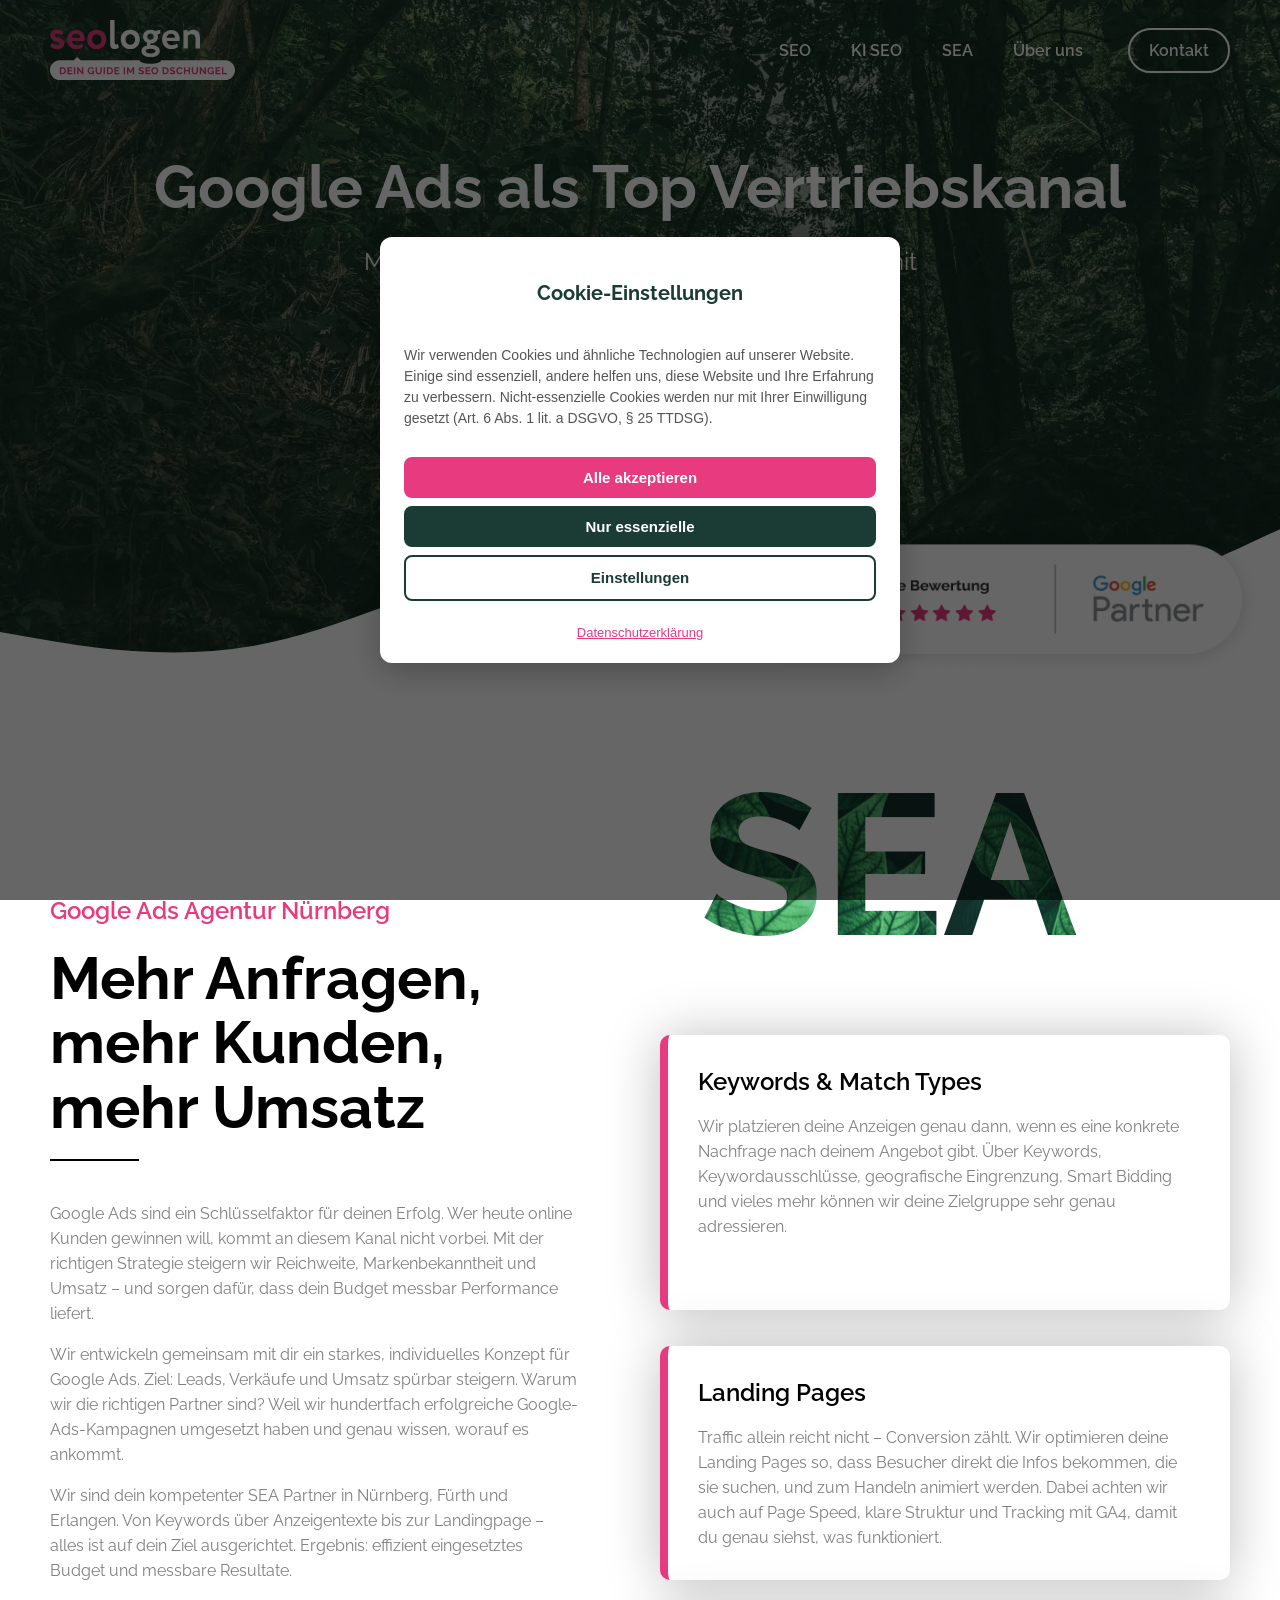
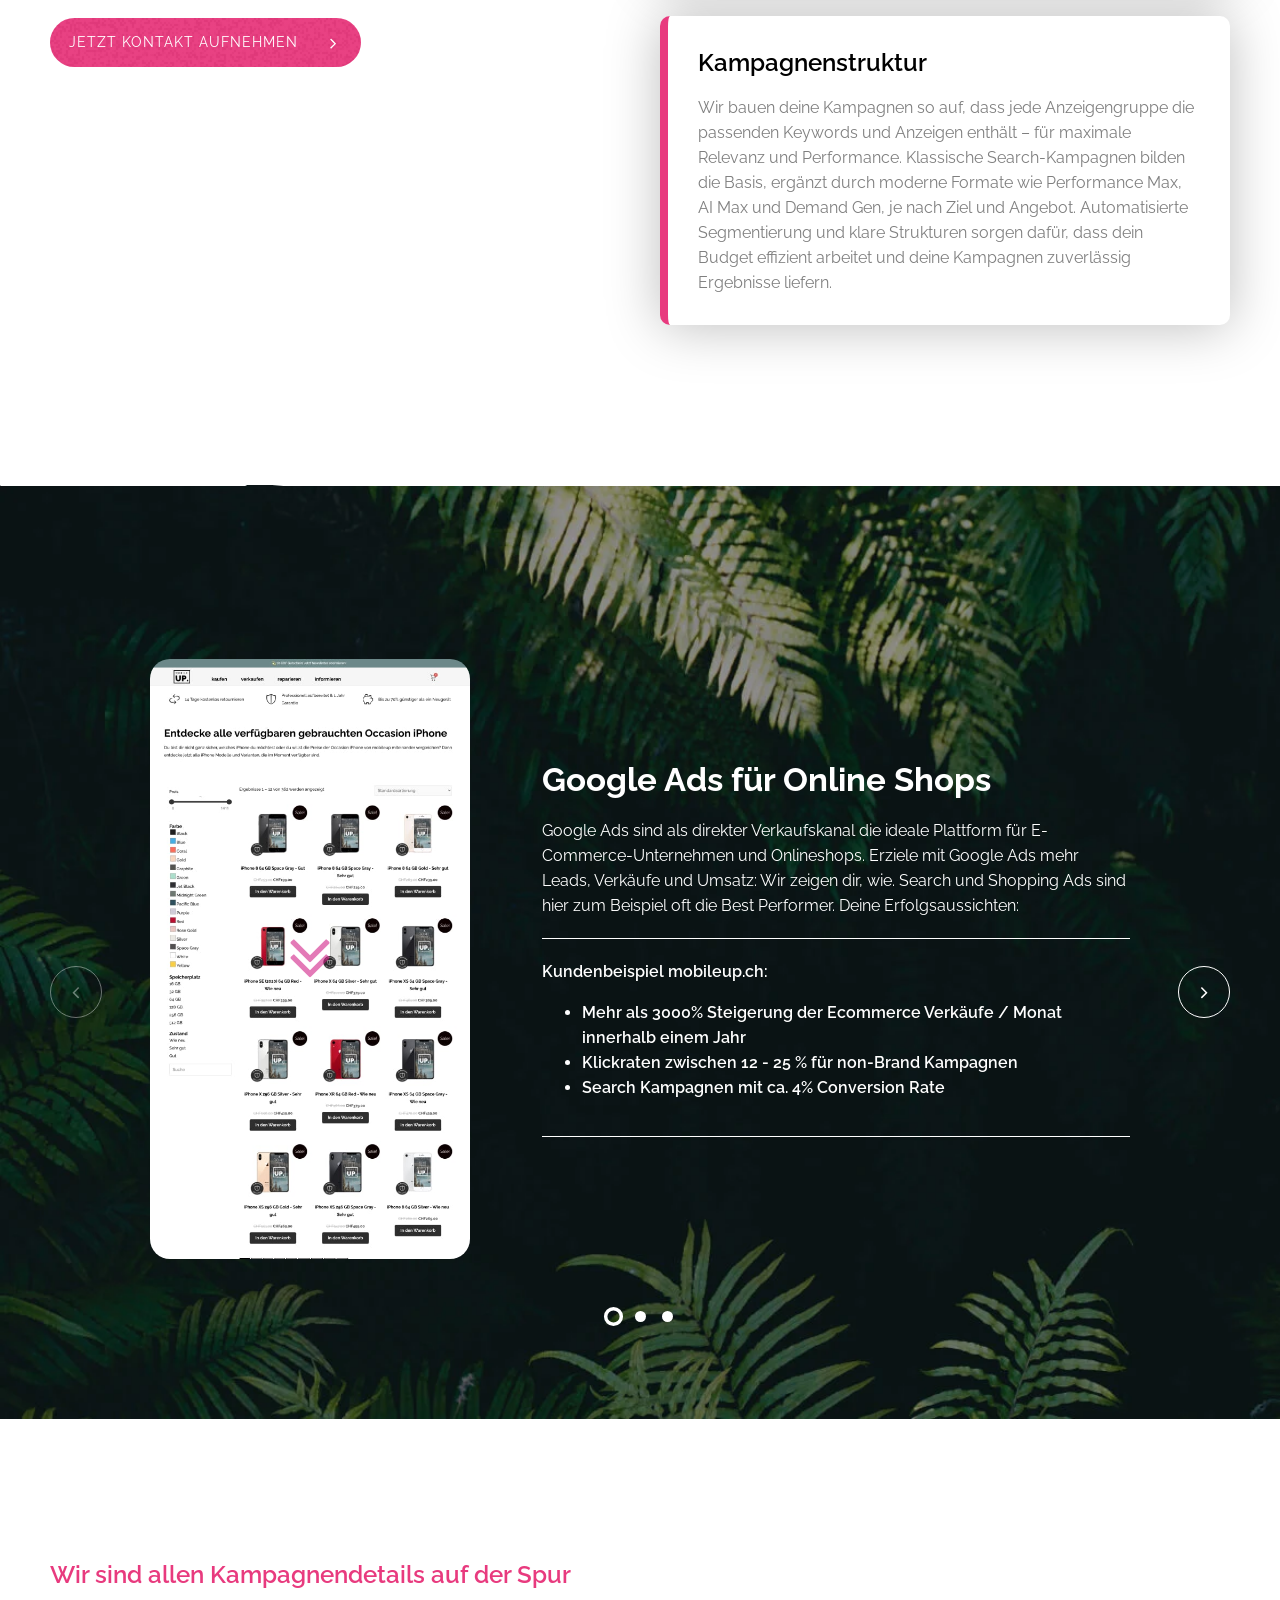
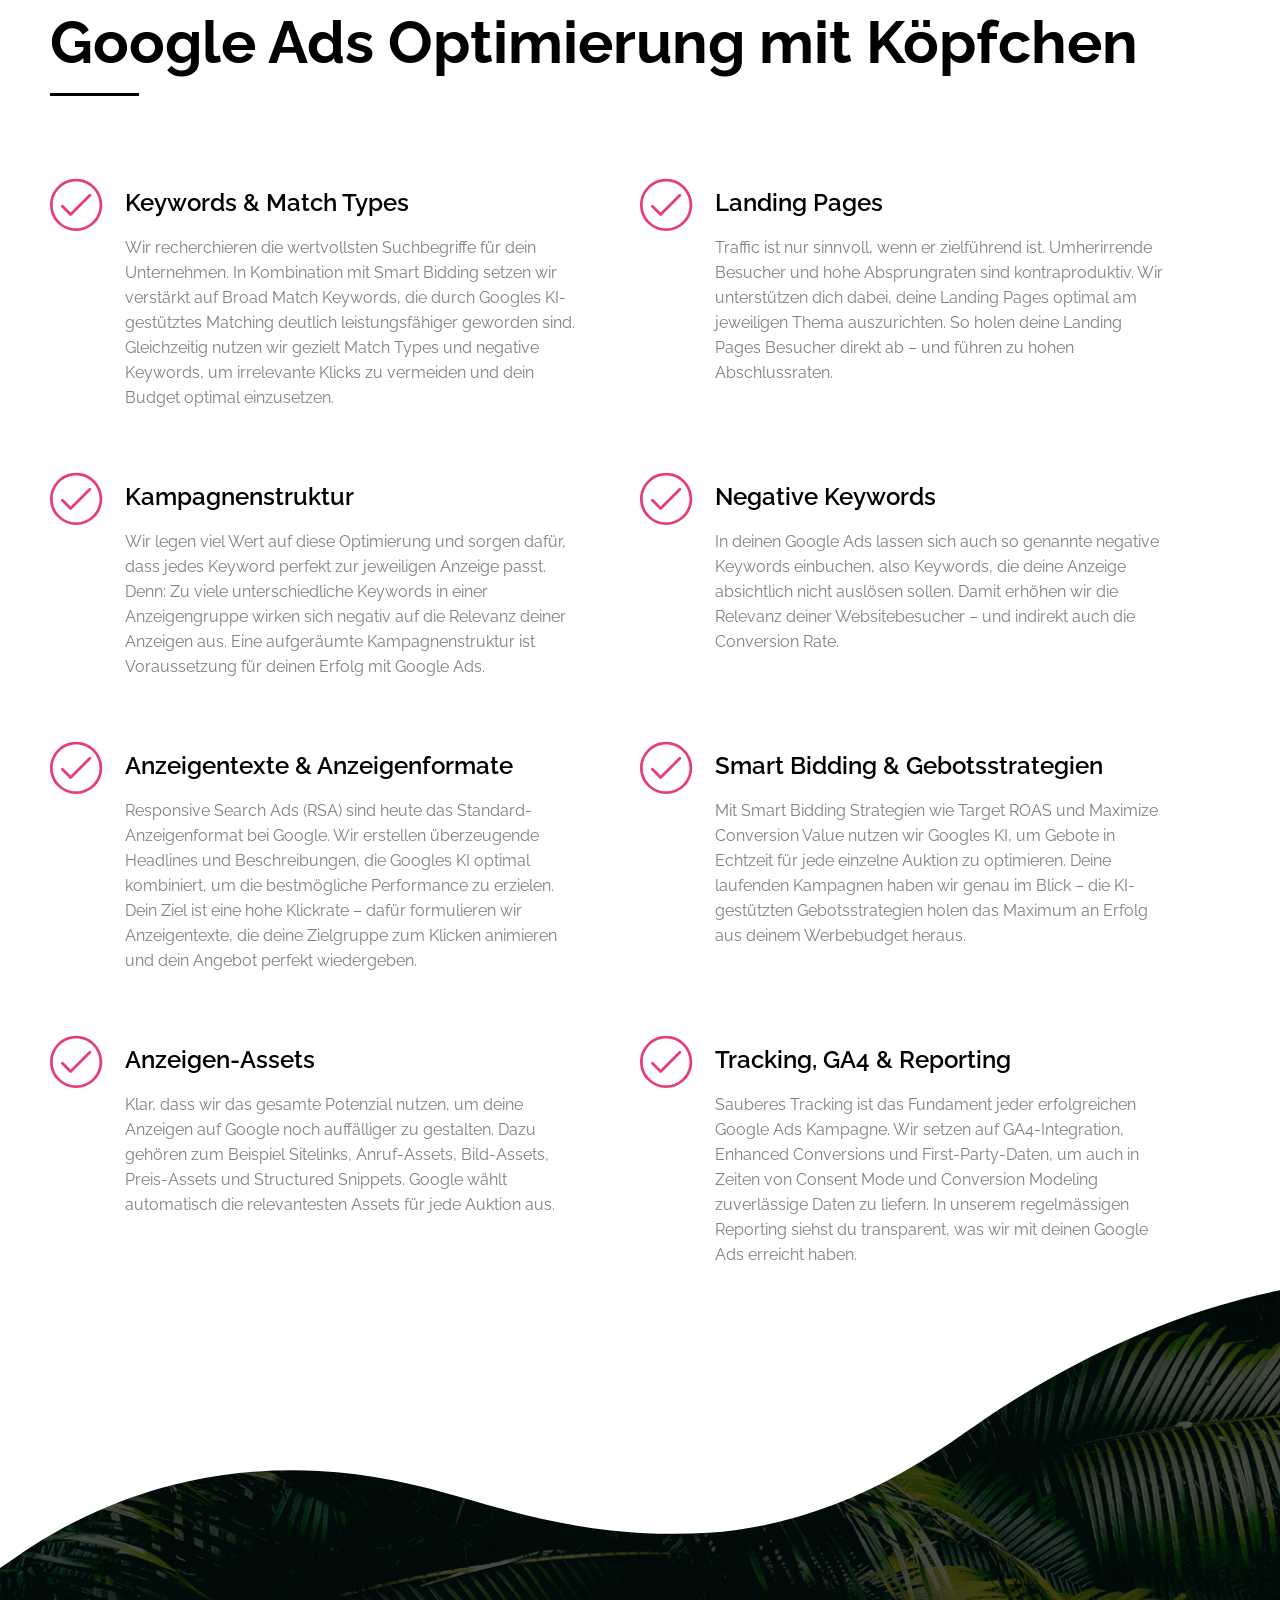
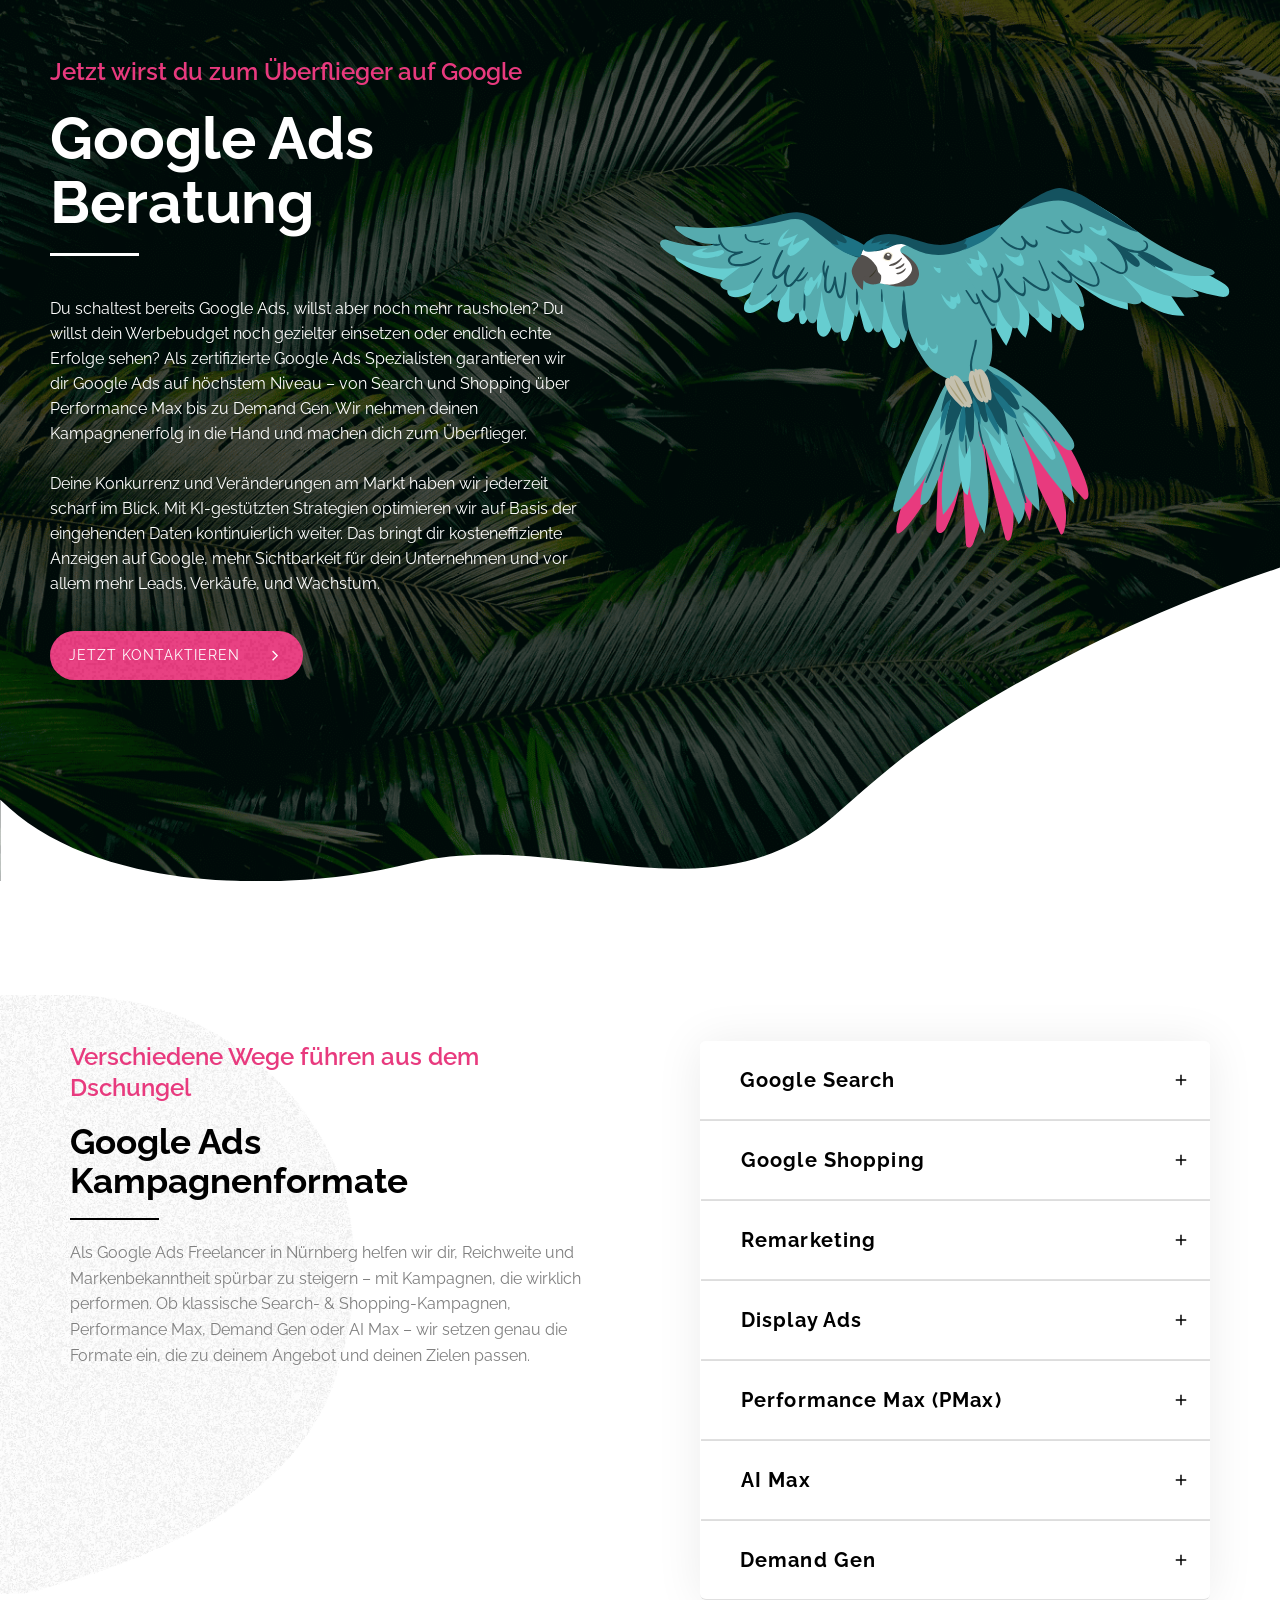
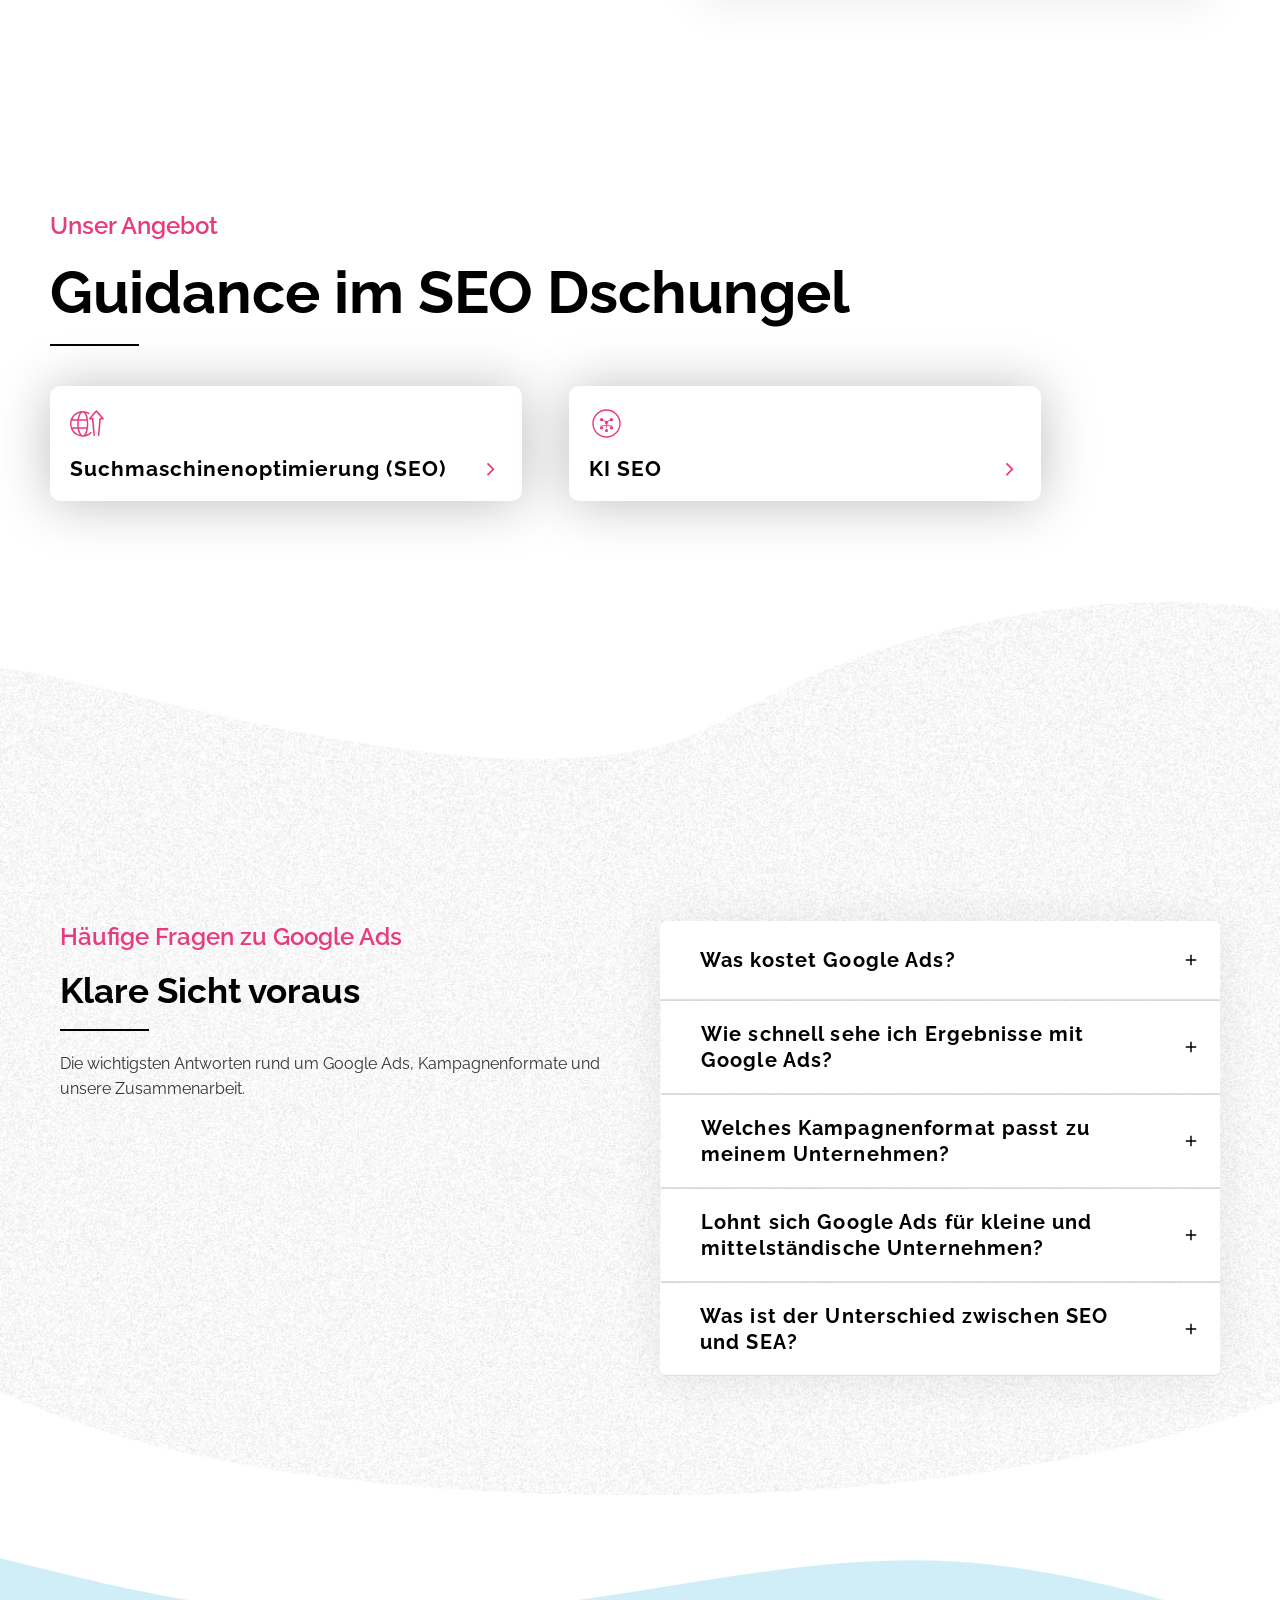
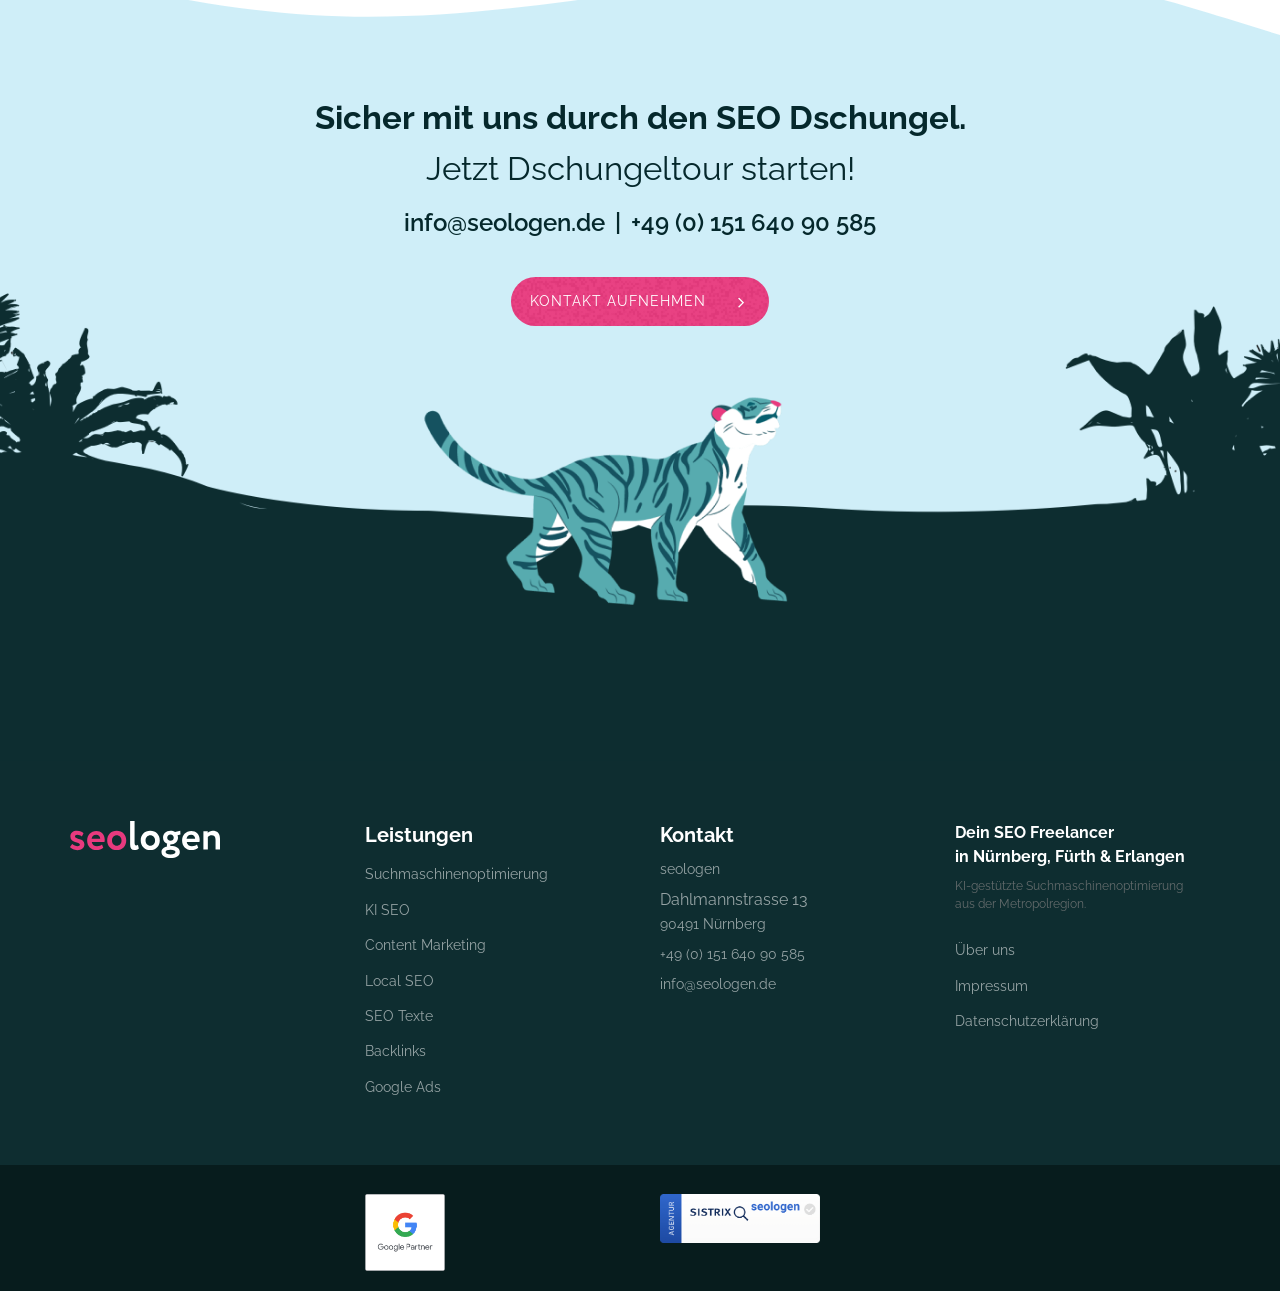
<file: sea/index.html>
<!DOCTYPE html>
<html lang="de-DE" >
<head>
<script>if(location.pathname.endsWith("/index.html")){window.location.replace(location.pathname.slice(0,-10));}</script>
<meta charset="UTF-8">
<meta name="viewport" content="width=device-width, initial-scale=1.0">
<!-- WP_HEAD() START -->
<style id="local-fonts-css" type="text/css">
@font-face{font-family:'Raleway';font-style:normal;font-weight:400;font-display:swap;src:url('../wp-content/uploads/fonts/raleway-400.woff2') format('woff2')}
@font-face{font-family:'Raleway';font-style:normal;font-weight:600;font-display:swap;src:url('../wp-content/uploads/fonts/raleway-600.woff2') format('woff2')}
@font-face{font-family:'Raleway';font-style:normal;font-weight:700;font-display:swap;src:url('../wp-content/uploads/fonts/raleway-700.woff2') format('woff2')}
</style>


<meta name='robots' content='index, follow, max-image-preview:large, max-snippet:-1, max-video-preview:-1' />

	<title>Google Ads Agentur Nürnberg | SEA Freelancer | seologen</title><link rel="preload" data-rocket-preload as="image" href="../wp-content/uploads/2021/11/sea-header.webp" fetchpriority="high">
	<meta name="description" content="Google Ads Nürnberg ✅ Mehr Leads, Kunden &amp; Umsatz ✅ SEA Freelancer für Search, Shopping &amp; Performance Max ✅ ►Jetzt Kontakt aufnehmen" />
	<link rel="llms" href="/llms.txt" />
	<link rel="canonical" href="https://seologen.de/sea/" />
	<meta property="og:locale" content="de_DE" />
	<meta property="og:type" content="website" />
	<meta property="og:image" content="https://seologen.de/wp-content/uploads/2021/11/seologen-seo-leistungen.webp" />
<meta property="og:image:width" content="1200" />
<meta property="og:image:height" content="630" />
<meta property="og:title" content="Google Ads Agentur – SEA Kampagnen | seologen" />
	<meta property="og:description" content="Google Ads Agentur Nürnberg: Professionelle SEA Beratung &amp; Betreuung ✓ Mehr Leads und Conversions ✓ Jetzt kostenlos beraten lassen ►" />
	<meta property="og:url" content="../sea/" />
	<meta property="og:site_name" content="Seologen" />
	<meta property="article:modified_time" content="2021-12-17T15:28:54+00:00" />
	<script type="application/ld+json" class="yoast-schema-graph">{"@context":"https://schema.org","@graph":[{"@type":"WebPage","@id":"https://seologen.de/sea/","url":"https://seologen.de/sea/","name":"Google Ads Agentur | Google Ads Beratung & Betreuung 🚀","isPartOf":{"@id":"https://seologen.de/#website"},"datePublished":"2021-08-06T15:00:28+00:00","dateModified":"2021-12-17T15:28:54+00:00","description":"Google Ads Agentur: Top Google Ads Beratung ✓ Betreuung ✓ Mehr Leads und Conversions ✓ Jetzt starten ►","breadcrumb":{"@id":"https://seologen.de/sea/#breadcrumb"},"inLanguage":"de-DE","potentialAction":[{"@type":"ReadAction","target":["https://seologen.de/sea/"]}]},{"@type":"BreadcrumbList","@id":"https://seologen.de/sea/#breadcrumb","itemListElement":[{"@type":"ListItem","position":1,"name":"Startseite","item":"https://seologen.de/"},{"@type":"ListItem","position":2,"name":"SEA"}]},{"@type":"WebSite","@id":"https://seologen.de/#website","url":"https://seologen.de/","name":"Seologen","description":"Dein Guide durch den SEO Dschungel","potentialAction":[{"@type":"SearchAction","target":{"@type":"EntryPoint","urlTemplate":"https://seologen.de/?s={search_term_string}"},"query-input":{"@type":"PropertyValueSpecification","valueRequired":true,"valueName":"search_term_string"}}],"inLanguage":"de-DE","publisher":{"@type":"Organization","name":"seologen","logo":{"@type":"ImageObject","url":"https://seologen.de/wp-content/uploads/2021/11/seologen-logo.svg"}}}]}</script>
<script type="application/ld+json">{"@context":"https://schema.org","@type":"FAQPage","mainEntity":[{"@type":"Question","name":"Was kostet Google Ads?","acceptedAnswer":{"@type":"Answer","text":"Die Kosten setzen sich aus dem Werbebudget (direkt an Google) und der Betreuungspauschale zusammen. Das Werbebudget legst du selbst fest. Monatlich beläuft sich der Aufwand für KMUs meist auf 3–6 Stunden."}},{"@type":"Question","name":"Wie schnell sehe ich Ergebnisse mit Google Ads?","acceptedAnswer":{"@type":"Answer","text":"Erste Klicks und Daten siehst du sofort nach Kampagnenstart. Für belastbare Ergebnisse braucht es in der Regel 4–8 Wochen."}},{"@type":"Question","name":"Welches Kampagnenformat passt zu meinem Unternehmen?","acceptedAnswer":{"@type":"Answer","text":"Das hängt von deinem Ziel ab. Search für direkte Nachfrage, Shopping für E-Commerce, Performance Max für maximale Reichweite und Demand Gen für Markenbekanntheit."}},{"@type":"Question","name":"Lohnt sich Google Ads für KMUs?","acceptedAnswer":{"@type":"Answer","text":"Ja – gerade für kleine und mittelständische Unternehmen in Nürnberg und der Metropolregion. Mit gezieltem Targeting erreichst du genau die Menschen, die aktiv nach deinem Angebot suchen."}},{"@type":"Question","name":"Was ist der Unterschied zwischen SEO und SEA?","acceptedAnswer":{"@type":"Answer","text":"SEO bringt langfristig organische Sichtbarkeit, SEA liefert sofortige Präsenz über bezahlte Anzeigen. Idealerweise kombinierst du beides."}}]}</script>




<style id='wp-img-auto-sizes-contain-inline-css' type='text/css'>
html,body{overflow-x:hidden}img:is([sizes=auto i],[sizes^="auto," i]){contain-intrinsic-size:3000px 1500px}
/*# sourceURL=wp-img-auto-sizes-contain-inline-css */
</style>
<style id='wp-block-library-inline-css' type='text/css'>
:root{--wp-block-synced-color:#7a00df;--wp-block-synced-color--rgb:122,0,223;--wp-bound-block-color:var(--wp-block-synced-color);--wp-editor-canvas-background:#ddd;--wp-admin-theme-color:#007cba;--wp-admin-theme-color--rgb:0,124,186;--wp-admin-theme-color-darker-10:#006ba1;--wp-admin-theme-color-darker-10--rgb:0,107,160.5;--wp-admin-theme-color-darker-20:#005a87;--wp-admin-theme-color-darker-20--rgb:0,90,135;--wp-admin-border-width-focus:2px}@media (min-resolution:192dpi){:root{--wp-admin-border-width-focus:1.5px}}.wp-element-button{cursor:pointer}:root .has-very-light-gray-background-color{background-color:#eee}:root .has-very-dark-gray-background-color{background-color:#313131}:root .has-very-light-gray-color{color:#eee}:root .has-very-dark-gray-color{color:#313131}:root .has-vivid-green-cyan-to-vivid-cyan-blue-gradient-background{background:linear-gradient(135deg,#00d084,#0693e3)}:root .has-purple-crush-gradient-background{background:linear-gradient(135deg,#34e2e4,#4721fb 50%,#ab1dfe)}:root .has-hazy-dawn-gradient-background{background:linear-gradient(135deg,#faaca8,#dad0ec)}:root .has-subdued-olive-gradient-background{background:linear-gradient(135deg,#fafae1,#67a671)}:root .has-atomic-cream-gradient-background{background:linear-gradient(135deg,#fdd79a,#004a59)}:root .has-nightshade-gradient-background{background:linear-gradient(135deg,#330968,#31cdcf)}:root .has-midnight-gradient-background{background:linear-gradient(135deg,#020381,#2874fc)}:root{--wp--preset--font-size--normal:16px;--wp--preset--font-size--huge:42px}.has-regular-font-size{font-size:1em}.has-larger-font-size{font-size:2.625em}.has-normal-font-size{font-size:var(--wp--preset--font-size--normal)}.has-huge-font-size{font-size:var(--wp--preset--font-size--huge)}.has-text-align-center{text-align:center}.has-text-align-left{text-align:left}.has-text-align-right{text-align:right}.has-fit-text{white-space:nowrap!important}#end-resizable-editor-section{display:none}.aligncenter{clear:both}.items-justified-left{justify-content:flex-start}.items-justified-center{justify-content:center}.items-justified-right{justify-content:flex-end}.items-justified-space-between{justify-content:space-between}.screen-reader-text{border:0;clip-path:inset(50%);height:1px;margin:-1px;overflow:hidden;padding:0;position:absolute;width:1px;word-wrap:normal!important}.screen-reader-text:focus{background-color:#ddd;clip-path:none;color:#444;display:block;font-size:1em;height:auto;left:5px;line-height:normal;padding:15px 23px 14px;text-decoration:none;top:5px;width:auto;z-index:100000}html :where(.has-border-color){border-style:solid}html :where([style*=border-top-color]){border-top-style:solid}html :where([style*=border-right-color]){border-right-style:solid}html :where([style*=border-bottom-color]){border-bottom-style:solid}html :where([style*=border-left-color]){border-left-style:solid}html :where([style*=border-width]){border-style:solid}html :where([style*=border-top-width]){border-top-style:solid}html :where([style*=border-right-width]){border-right-style:solid}html :where([style*=border-bottom-width]){border-bottom-style:solid}html :where([style*=border-left-width]){border-left-style:solid}html :where(img[class*=wp-image-]){height:auto;max-width:100%}:where(figure){margin:0 0 1em}html :where(.is-position-sticky){--wp-admin--admin-bar--position-offset:var(--wp-admin--admin-bar--height,0px)}@media screen and (max-width:600px){html :where(.is-position-sticky){--wp-admin--admin-bar--position-offset:0px}}

/*# sourceURL=wp-block-library-inline-css */
</style><style id='global-styles-inline-css' type='text/css'>
:root{--wp--preset--aspect-ratio--square: 1;--wp--preset--aspect-ratio--4-3: 4/3;--wp--preset--aspect-ratio--3-4: 3/4;--wp--preset--aspect-ratio--3-2: 3/2;--wp--preset--aspect-ratio--2-3: 2/3;--wp--preset--aspect-ratio--16-9: 16/9;--wp--preset--aspect-ratio--9-16: 9/16;--wp--preset--color--black: #000000;--wp--preset--color--cyan-bluish-gray: #abb8c3;--wp--preset--color--white: #ffffff;--wp--preset--color--pale-pink: #f78da7;--wp--preset--color--vivid-red: #cf2e2e;--wp--preset--color--luminous-vivid-orange: #ff6900;--wp--preset--color--luminous-vivid-amber: #fcb900;--wp--preset--color--light-green-cyan: #7bdcb5;--wp--preset--color--vivid-green-cyan: #00d084;--wp--preset--color--pale-cyan-blue: #8ed1fc;--wp--preset--color--vivid-cyan-blue: #0693e3;--wp--preset--color--vivid-purple: #9b51e0;--wp--preset--gradient--vivid-cyan-blue-to-vivid-purple: linear-gradient(135deg,rgb(6,147,227) 0%,rgb(155,81,224) 100%);--wp--preset--gradient--light-green-cyan-to-vivid-green-cyan: linear-gradient(135deg,rgb(122,220,180) 0%,rgb(0,208,130) 100%);--wp--preset--gradient--luminous-vivid-amber-to-luminous-vivid-orange: linear-gradient(135deg,rgb(252,185,0) 0%,rgb(255,105,0) 100%);--wp--preset--gradient--luminous-vivid-orange-to-vivid-red: linear-gradient(135deg,rgb(255,105,0) 0%,rgb(207,46,46) 100%);--wp--preset--gradient--very-light-gray-to-cyan-bluish-gray: linear-gradient(135deg,rgb(238,238,238) 0%,rgb(169,184,195) 100%);--wp--preset--gradient--cool-to-warm-spectrum: linear-gradient(135deg,rgb(74,234,220) 0%,rgb(151,120,209) 20%,rgb(207,42,186) 40%,rgb(238,44,130) 60%,rgb(251,105,98) 80%,rgb(254,248,76) 100%);--wp--preset--gradient--blush-light-purple: linear-gradient(135deg,rgb(255,206,236) 0%,rgb(152,150,240) 100%);--wp--preset--gradient--blush-bordeaux: linear-gradient(135deg,rgb(254,205,165) 0%,rgb(254,45,45) 50%,rgb(107,0,62) 100%);--wp--preset--gradient--luminous-dusk: linear-gradient(135deg,rgb(255,203,112) 0%,rgb(199,81,192) 50%,rgb(65,88,208) 100%);--wp--preset--gradient--pale-ocean: linear-gradient(135deg,rgb(255,245,203) 0%,rgb(182,227,212) 50%,rgb(51,167,181) 100%);--wp--preset--gradient--electric-grass: linear-gradient(135deg,rgb(202,248,128) 0%,rgb(113,206,126) 100%);--wp--preset--gradient--midnight: linear-gradient(135deg,rgb(2,3,129) 0%,rgb(40,116,252) 100%);--wp--preset--font-size--small: 13px;--wp--preset--font-size--medium: 20px;--wp--preset--font-size--large: 36px;--wp--preset--font-size--x-large: 42px;--wp--preset--spacing--20: 0.44rem;--wp--preset--spacing--30: 0.67rem;--wp--preset--spacing--40: 1rem;--wp--preset--spacing--50: 1.5rem;--wp--preset--spacing--60: 2.25rem;--wp--preset--spacing--70: 3.38rem;--wp--preset--spacing--80: 5.06rem;--wp--preset--shadow--natural: 6px 6px 9px rgba(0, 0, 0, 0.2);--wp--preset--shadow--deep: 12px 12px 50px rgba(0, 0, 0, 0.4);--wp--preset--shadow--sharp: 6px 6px 0px rgba(0, 0, 0, 0.2);--wp--preset--shadow--outlined: 6px 6px 0px -3px rgb(255, 255, 255), 6px 6px rgb(0, 0, 0);--wp--preset--shadow--crisp: 6px 6px 0px rgb(0, 0, 0);}:where(.is-layout-flex){gap: 0.5em;}:where(.is-layout-grid){gap: 0.5em;}body .is-layout-flex{display: flex;}.is-layout-flex{flex-wrap: wrap;align-items: center;}.is-layout-flex > :is(*, div){margin: 0;}body .is-layout-grid{display: grid;}.is-layout-grid > :is(*, div){margin: 0;}:where(.wp-block-columns.is-layout-flex){gap: 2em;}:where(.wp-block-columns.is-layout-grid){gap: 2em;}:where(.wp-block-post-template.is-layout-flex){gap: 1.25em;}:where(.wp-block-post-template.is-layout-grid){gap: 1.25em;}.has-black-color{color: var(--wp--preset--color--black) !important;}.has-cyan-bluish-gray-color{color: var(--wp--preset--color--cyan-bluish-gray) !important;}.has-white-color{color: var(--wp--preset--color--white) !important;}.has-pale-pink-color{color: var(--wp--preset--color--pale-pink) !important;}.has-vivid-red-color{color: var(--wp--preset--color--vivid-red) !important;}.has-luminous-vivid-orange-color{color: var(--wp--preset--color--luminous-vivid-orange) !important;}.has-luminous-vivid-amber-color{color: var(--wp--preset--color--luminous-vivid-amber) !important;}.has-light-green-cyan-color{color: var(--wp--preset--color--light-green-cyan) !important;}.has-vivid-green-cyan-color{color: var(--wp--preset--color--vivid-green-cyan) !important;}.has-pale-cyan-blue-color{color: var(--wp--preset--color--pale-cyan-blue) !important;}.has-vivid-cyan-blue-color{color: var(--wp--preset--color--vivid-cyan-blue) !important;}.has-vivid-purple-color{color: var(--wp--preset--color--vivid-purple) !important;}.has-black-background-color{background-color: var(--wp--preset--color--black) !important;}.has-cyan-bluish-gray-background-color{background-color: var(--wp--preset--color--cyan-bluish-gray) !important;}.has-white-background-color{background-color: var(--wp--preset--color--white) !important;}.has-pale-pink-background-color{background-color: var(--wp--preset--color--pale-pink) !important;}.has-vivid-red-background-color{background-color: var(--wp--preset--color--vivid-red) !important;}.has-luminous-vivid-orange-background-color{background-color: var(--wp--preset--color--luminous-vivid-orange) !important;}.has-luminous-vivid-amber-background-color{background-color: var(--wp--preset--color--luminous-vivid-amber) !important;}.has-light-green-cyan-background-color{background-color: var(--wp--preset--color--light-green-cyan) !important;}.has-vivid-green-cyan-background-color{background-color: var(--wp--preset--color--vivid-green-cyan) !important;}.has-pale-cyan-blue-background-color{background-color: var(--wp--preset--color--pale-cyan-blue) !important;}.has-vivid-cyan-blue-background-color{background-color: var(--wp--preset--color--vivid-cyan-blue) !important;}.has-vivid-purple-background-color{background-color: var(--wp--preset--color--vivid-purple) !important;}.has-black-border-color{border-color: var(--wp--preset--color--black) !important;}.has-cyan-bluish-gray-border-color{border-color: var(--wp--preset--color--cyan-bluish-gray) !important;}.has-white-border-color{border-color: var(--wp--preset--color--white) !important;}.has-pale-pink-border-color{border-color: var(--wp--preset--color--pale-pink) !important;}.has-vivid-red-border-color{border-color: var(--wp--preset--color--vivid-red) !important;}.has-luminous-vivid-orange-border-color{border-color: var(--wp--preset--color--luminous-vivid-orange) !important;}.has-luminous-vivid-amber-border-color{border-color: var(--wp--preset--color--luminous-vivid-amber) !important;}.has-light-green-cyan-border-color{border-color: var(--wp--preset--color--light-green-cyan) !important;}.has-vivid-green-cyan-border-color{border-color: var(--wp--preset--color--vivid-green-cyan) !important;}.has-pale-cyan-blue-border-color{border-color: var(--wp--preset--color--pale-cyan-blue) !important;}.has-vivid-cyan-blue-border-color{border-color: var(--wp--preset--color--vivid-cyan-blue) !important;}.has-vivid-purple-border-color{border-color: var(--wp--preset--color--vivid-purple) !important;}.has-vivid-cyan-blue-to-vivid-purple-gradient-background{background: var(--wp--preset--gradient--vivid-cyan-blue-to-vivid-purple) !important;}.has-light-green-cyan-to-vivid-green-cyan-gradient-background{background: var(--wp--preset--gradient--light-green-cyan-to-vivid-green-cyan) !important;}.has-luminous-vivid-amber-to-luminous-vivid-orange-gradient-background{background: var(--wp--preset--gradient--luminous-vivid-amber-to-luminous-vivid-orange) !important;}.has-luminous-vivid-orange-to-vivid-red-gradient-background{background: var(--wp--preset--gradient--luminous-vivid-orange-to-vivid-red) !important;}.has-very-light-gray-to-cyan-bluish-gray-gradient-background{background: var(--wp--preset--gradient--very-light-gray-to-cyan-bluish-gray) !important;}.has-cool-to-warm-spectrum-gradient-background{background: var(--wp--preset--gradient--cool-to-warm-spectrum) !important;}.has-blush-light-purple-gradient-background{background: var(--wp--preset--gradient--blush-light-purple) !important;}.has-blush-bordeaux-gradient-background{background: var(--wp--preset--gradient--blush-bordeaux) !important;}.has-luminous-dusk-gradient-background{background: var(--wp--preset--gradient--luminous-dusk) !important;}.has-pale-ocean-gradient-background{background: var(--wp--preset--gradient--pale-ocean) !important;}.has-electric-grass-gradient-background{background: var(--wp--preset--gradient--electric-grass) !important;}.has-midnight-gradient-background{background: var(--wp--preset--gradient--midnight) !important;}.has-small-font-size{font-size: var(--wp--preset--font-size--small) !important;}.has-medium-font-size{font-size: var(--wp--preset--font-size--medium) !important;}.has-large-font-size{font-size: var(--wp--preset--font-size--large) !important;}.has-x-large-font-size{font-size: var(--wp--preset--font-size--x-large) !important;}
/*# sourceURL=global-styles-inline-css */
</style>

<style id='classic-theme-styles-inline-css' type='text/css'>
/*! This file is auto-generated */
.wp-block-button__link{color:#fff;background-color:#32373c;border-radius:9999px;box-shadow:none;text-decoration:none;padding:calc(.667em + 2px) calc(1.333em + 2px);font-size:1.125em}.wp-block-file__button{background:#32373c;color:#fff;text-decoration:none}
/*# sourceURL=/wp-includes/css/classic-themes.min.css */
</style>
<link data-minify="1" rel='stylesheet' id='oxygen-css' href='../wp-content/cache/min/1/wp-content/plugins/oxygen/component-framework/oxygen.css?ver=1736198742' type='text/css' media='all' />
<style id='rocket-lazyload-inline-css' type='text/css'>
.rll-youtube-player{position:relative;padding-bottom:56.23%;height:0;overflow:hidden;max-width:100%;}.rll-youtube-player:focus-within{outline: 2px solid currentColor;outline-offset: 5px;}.rll-youtube-player iframe{position:absolute;top:0;left:0;width:100%;height:100%;z-index:100;background:0 0}.rll-youtube-player img{bottom:0;display:block;left:0;margin:auto;max-width:100%;width:100%;position:absolute;right:0;top:0;border:none;height:auto;-webkit-transition:.4s all;-moz-transition:.4s all;transition:.4s all}.rll-youtube-player img:hover{-webkit-filter:brightness(75%)}.rll-youtube-player .play{height:100%;width:100%;left:0;top:0;position:absolute;background:var(--wpr-bg-7ab765b0-9ec1-4ab8-bf37-85c49f2a3913) no-repeat center;background-color: transparent !important;cursor:pointer;border:none;}
/*# sourceURL=rocket-lazyload-inline-css */
</style>
<script type="text/javascript" src="../wp-includes/js/jquery/jquery.min.js?ver=3.7.1" id="jquery-core-js"></script>

<link rel='shortlink' href='../?p=58' />
<!-- start Simple Custom CSS and JS -->
<script type="text/javascript">
document.addEventListener("DOMContentLoaded", function() {
  var lazyBackgrounds = [].slice.call(document.querySelectorAll(".lazy-bg"));

  if ("IntersectionObserver" in window && "IntersectionObserverEntry" in window && "intersectionRatio" in window.IntersectionObserverEntry.prototype) {
    let lazyBackgroundObserver = new IntersectionObserver(function(entries, observer) {
      entries.forEach(function(entry) {
        if (entry.isIntersecting) {
          entry.target.classList.add("bg-visible");
          lazyBackgroundObserver.unobserve(entry.target);
        }
      });
    });

    lazyBackgrounds.forEach(function(lazyBackground) {
      lazyBackgroundObserver.observe(lazyBackground);
    });
  }
});</script>
<!-- end Simple Custom CSS and JS -->
<!-- start Simple Custom CSS and JS -->
<script type="text/javascript">
jQuery(window).on('load',function(){
          
       jQuery('#section-237-40').mousemove(function(e) {


            var wx = jQuery(window).width();
            var wy = jQuery(window).height();

            var x = e.pageX - this.offsetLeft;
            var y = e.pageY - this.offsetTop;

            var newx = x - wx / 2;
            var newy = y - wy / 2;

            //jQuery('span').text(newx + ", " + newy);

            jQuery('.deep-hero-effect-div').each(function(i) {
                if(jQuery(this).index()==0){
                jQuery(this).attr('data-speed','0.02');
				} else  if(jQuery(this).index()==1){
 				jQuery(this).attr('data-speed','0.01');
                } else  if(jQuery(this).index()==2){
 				jQuery(this).attr('data-speed','0.02');

				} 
                var speed = jQuery(this).attr('data-speed');
                if (jQuery(this).attr('data-revert')) speed *= -1;
                TweenMax.to(jQuery(this), 1, {
                    x: (1 - newx * speed),
                    y: (1 - newy * speed)
                });

            });

        });

});</script>
<!-- end Simple Custom CSS and JS -->




 <script data-minify="1" src="../wp-content/cache/min/1/ajax/libs/gsap/1.18.4/TweenMax.min.js?ver=1736198743"></script><!-- end Simple Custom CSS and JS -->
<style type="text/css">
.custom-cursor { cursor: pointer; }
.icon-blurb { font-family: Raleway; width: 45%; border-radius: 10px; margin-right: 4%; background-color: #fff; box-shadow: 0 2px 54px 0 rgba(0,0,0,.26); display: flex; flex-direction: column; align-items: center; justify-content: center; padding: 40px 20px; text-align: center; transition: box-shadow 0.3s; }
.icon-blurb:hover { box-shadow: 0 2px 54px 0 rgba(0,0,0,.4); }
.icon-blurb:last-child { margin-right: 0; }
.icon-blurb-icon { color: #e83a7e; }
.icon-blurb-icon > svg { width: 35px; height: 35px; }
.blurbs-section .ct-new-columns { display: flex; flex-wrap: wrap; justify-content: center; }
@media (max-width: 768px) {
  .icon-blurb { width: 100%; margin-right: 0; margin-bottom: 20px; }
}
.oxy-header-wrapper .oxygen-only-show-in-overlay.oxy-header-row { position: relative !important; z-index: 100 !important; pointer-events: none !important; }
.oxy-header-wrapper .oxygen-only-show-in-overlay.oxy-header-row a,
.oxy-header-wrapper .oxygen-only-show-in-overlay.oxy-header-row button,
.oxy-header-wrapper .oxygen-only-show-in-overlay.oxy-header-row svg,
.oxy-header-wrapper .oxygen-only-show-in-overlay.oxy-header-row img,
.oxy-header-wrapper .oxygen-only-show-in-overlay.oxy-header-row .oxy-header-right { pointer-events: auto !important; }
.oxy-header-wrapper .oxygen-hide-in-sticky { display: block; }
.oxy-header-wrapper .oxygen-show-in-sticky-only { display: none; }
.oxy-header-wrapper.oxy-sticky-header-active .oxygen-hide-in-sticky, .oxy-header-wrapper.oxy-sticky-header-active .oxygen-only-show-in-overlay { display: none !important; }
.oxy-header-wrapper.oxy-sticky-header-active .oxygen-show-in-sticky-only, .oxy-header-wrapper.oxy-sticky-header-active .oxygen-hide-in-overlay { display: block !important; }
.oxy-pro-menu-dropdown-icon, .oxy-pro-menu-dropdown-icon-click-area { display: none !important; }
.sub-menu { display: none !important; }
.oxy-nav-menu-dropdown-arrow .menu-item > a::after { display: none !important; }
</style>
<!-- end Simple Custom CSS and JS -->
<link rel="icon" href="../wp-content/uploads/2021/08/cropped-favicon3-32x32.png" sizes="32x32" />
<link rel="icon" href="../wp-content/uploads/2021/08/cropped-favicon3-192x192.png" sizes="192x192" />
<link rel="apple-touch-icon" href="../wp-content/uploads/2021/08/cropped-favicon3-180x180.png" />
<meta name="msapplication-TileImage" content="../wp-content/uploads/2021/08/cropped-favicon3-270x270.png" />
<link data-minify="1" rel='stylesheet' id='oxygen-cache-32-css' href='../wp-content/cache/background-css/seologen.de/wp-content/cache/min/1/wp-content/uploads/oxygen/css/32.css?ver=1736198852&wpr_t=1769899715' type='text/css' media='all' />
<link data-minify="1" rel='stylesheet' id='oxygen-cache-58-css' href='../wp-content/cache/background-css/seologen.de/wp-content/cache/min/1/wp-content/uploads/oxygen/css/58.css?ver=1736198926&wpr_t=1769899715' type='text/css' media='all' />
<link data-minify="1" rel='stylesheet' id='oxygen-universal-styles-css' href='../wp-content/cache/background-css/seologen.de/wp-content/cache/min/1/wp-content/uploads/oxygen/css/universal.css?ver=1736198742&wpr_t=1769899715' type='text/css' media='all' />
<noscript><style id="rocket-lazyload-nojs-css">.rll-youtube-player, [data-lazy-src]{display:none !important;}</style></noscript><!-- END OF WP_HEAD() -->
<link data-minify="1" rel='stylesheet' id='oxygen-aos-css' href='../wp-content/cache/min/1/wp-content/plugins/oxygen/component-framework/vendor/aos/aos.css?ver=1736198742' type='text/css' media='all' />
<style id="rocket-lazyrender-inline-css">[data-wpr-lazyrender] {content-visibility: auto;}</style><style id="wpr-lazyload-bg-container"></style><style id="wpr-lazyload-bg-exclusion">#section-2-58{--wpr-bg-b800fad8-644b-499c-9d89-7f498148f8dd: url('../wp-content/uploads/2021/11/sea-header.webp');}</style>
<noscript>
<style id="wpr-lazyload-bg-nostyle">#section-111-32{--wpr-bg-2a539be6-5d9a-4c15-9592-298cfd7655cb: url('../wp-content/uploads/2021/11/footer-laptop2.webp');}#section-111-32{--wpr-bg-246afec2-3248-46ee-8b75-960b7ef8c11c: url('../wp-content/uploads/2021/11/footer-laptop2.webp');}#section-111-32{--wpr-bg-70f37ff3-16b9-4d7c-994c-ef7f1af33d49: url('../wp-content/uploads/2021/11/footer-tiger-tablet-new2.webp');}#section-111-32{--wpr-bg-14127b4b-1ebc-46f8-847b-c76c30c8c69d: url('../wp-content/uploads/2021/11/footer-tiger-mobile-new2.webp');}#section-190-58{--wpr-bg-dc49a437-fb48-445e-b52a-f7758815b650: url('../wp-content/uploads/2021/11/background-texture-left-big3.webp');}#section-190-58{--wpr-bg-73f2fd3d-cc7c-44af-a44b-9418ea32d07a: url('../wp-content/uploads/2021/11/texture-left-mobile.webp');}#div_block-112-58{--wpr-bg-f1e7c467-6071-42bc-b72a-b22a6a26c34c: url('../wp-content/uploads/2021/10/mobileup-scrolling2-2.jpeg');}#div_block-101-58{--wpr-bg-98605d16-06ac-4fbc-90aa-5ef7eda7b126: url('../wp-content/uploads/2021/11/nohe-zuerich.jpg');}#div_block-123-58{--wpr-bg-dda42c6a-a4c2-4f5e-be36-3bb17f2eeea6: url('../wp-content/uploads/2021/11/google-ads-b2b.jpg');}.oxy-pro-menu .oxy-pro-menu-off-canvas-container,.oxy-pro-menu .oxy-pro-menu-open-container{--wpr-bg-344dd0a9-8f70-4a5e-acc8-07c516785ba0: url('../wp-content/cache/min/1/wp-content/uploads/oxygen/css/');}.oxel_icon_button__container:hover{--wpr-bg-b4393afa-5aeb-4e5d-a07b-83afd7b127c7: url('../wp-content/uploads/2021/10/button-background.webp');}.oxel_icon_button__container{--wpr-bg-02bb9712-952b-4311-8680-2e12903a620c: url('../wp-content/uploads/2021/10/button-background.webp');}.hero-subpage{--wpr-bg-a651d401-6908-4c26-8edd-7e7f54d95099: url('../wp-content/uploads/2021/11/seo-header.webp');}.onecolumn-shape-section{--wpr-bg-a43b428b-ff0f-4c44-b902-5545b70d8498: url('../wp-content/uploads/2021/11/background-texture-right-big2-1.webp');}.onecolumn-shape-section{--wpr-bg-941288b1-27ef-42d1-b011-a1775002e79b: url('../wp-content/uploads/2021/11/shape-full.webp');}.onecolumn-shape-section{--wpr-bg-64140905-5082-4211-b1ef-d7f9282a6aa4: url('../wp-content/uploads/2021/11/mobile-texture-right.webp');}.background-shapeleaves{--wpr-bg-c41f8af5-a66b-4cae-9dcf-42b374c3d295: url('../wp-content/uploads/2021/11/background-blurb-big-_1_.webp');}.background-shapeleaves{--wpr-bg-4a3bbf1b-ca22-47e4-b348-d8778cb83627: url('../wp-content/uploads/2021/11/blurb-mobile-background.webp');}.background-shapeleaves{--wpr-bg-24590ede-0575-45f2-9788-267b503d882c: url('../wp-content/uploads/2021/11/blurb-mobile-background.webp');}.showcase-slider-section{--wpr-bg-e381b452-41e5-41e6-8242-1ed8afa7e4cf: url('../wp-content/uploads/2021/11/background-slider-_1_.webp');}.text-accordion-shape-section{--wpr-bg-37902154-3a1e-4fad-988c-e090a816e79f: url('../wp-content/uploads/2021/11/shape-full.webp');}.masked-copy{--wpr-bg-ebacde89-1a84-4aec-9323-f37da7f6a8bf: url('../wp-content/uploads/2021/11/background-seo-sea.webp');}.twocolumns-shape-section{--wpr-bg-450178e7-06fc-4db7-9bfb-85b8e4bf8ca6: url('../wp-content/uploads/2021/11/background-texture-right-big2-1.webp');}.twocolumns-shape-section{--wpr-bg-71d99dc4-3aa7-4b3f-9e72-34c986ae323e: url('../wp-content/uploads/2021/11/shape-full.webp');}.twocolumns-shape-section{--wpr-bg-6f7f2898-f8a8-49fb-9a5d-8f5af2ff1ad8: url('../wp-content/uploads/2021/11/mobile-texture-right.webp');}.oxel_flipbox__front{--wpr-bg-e74785da-4c23-46d8-b720-0b936efe042c: url('http://elements.oxy.host/wp-content/uploads/sites/52/2020/07/atmosphere-blue-cloud-clouds-601798.jpg');}.ausblick-section{--wpr-bg-49aad8ef-b7f3-4408-829a-74f24111fe52: url('../wp-content/uploads/2021/11/background-ausblick-_1_.webp');}.ausblick-section{--wpr-bg-77f69ae7-b560-4aa1-90ab-85b0c5460ed9: url('../wp-content/uploads/2021/11/ausblick-mobile-1.webp');}.ausblick-section{--wpr-bg-cfc803bd-affd-4d65-a922-8d2be1f4753a: url('../wp-content/uploads/2021/10/ausblick-mobile-1.png');}.ausblick-section{--wpr-bg-c6fbe11c-8412-4bbe-9633-097b4d75ad00: url('../wp-content/uploads/2021/11/ausblick-mobile-3.webp');}.ausblick-section{--wpr-bg-c9da97b8-4299-4f84-b063-db840799e280: url('../wp-content/uploads/2021/11/background-ausblick2-1.webp');}.tabs-contents-8807-tab{--wpr-bg-b1f7664b-bde3-4bc4-9125-4a9cc53eeda3: url('../wp-content/uploads/2021/11/combined-shape.webp');}.tabs-contents-8807-tab{--wpr-bg-466f1afd-aab4-46ff-83b1-bf60ac50dc1f: url('../wp-content/uploads/2021/11/combined-shape-1.webp');}.tabs-contents-8807-tab{--wpr-bg-164e8eff-c2f3-4fe0-87c2-997c375cdd3f: url('../wp-content/uploads/2021/11/combined-shape-1.webp');}.background-animals{--wpr-bg-86d42d77-d184-4900-a6bb-6a4beb5ca62e: url('../wp-content/uploads/2021/11/yoal-desurmont-jqgs-m-3-b-9-fpo-unsplash-1-1-1.webp');}.background-animals{--wpr-bg-ea2e5f53-2e08-4e0c-83d8-d45debc9b1f3: url('../wp-content/uploads/2021/11/background-animals-mobile.webp');}.ranking-background{--wpr-bg-a1a53c33-0b23-4bc4-9f7d-0d54a339f144: url('../wp-content/uploads/2021/11/ranking-background-1.webp');}.hero-blog{--wpr-bg-aaf4e033-dc4a-427b-93ef-bd9256550a9e: url('../wp-content/uploads/2021/11/seo-header.webp');}#section-308-40.bg-visible{--wpr-bg-441e1383-77ad-4685-850b-7730e5fc0d7f: url('../wp-content/uploads/2021/11/header-mobile-1.webp');}#section-294-40.bg-visible{--wpr-bg-f2d7fe6a-9aaf-4f88-ad86-aed0741961d8: url('../wp-content/uploads/2021/11/background-animals-mobile.webp');}.footer-tiger{--wpr-bg-0557a4ea-ba28-474e-956c-539cec369212: url('../wp-content/uploads/2021/11/Footer-Shapes-Tiger-groesser_1x-1.webp');}.piotnetforms-button{--wpr-bg-5d9a9dec-04bf-40a4-8e24-303f91aa533a: url('https://seologen.de/wp-content/uploads/2021/10/button-background.webp');}.piotnetforms-button:hover{--wpr-bg-9b7db1a6-01ed-42fa-a0f0-1f0683d1b09a: url('https://seologen.de/wp-content/uploads/2021/10/button-background.webp');}.rll-youtube-player .play{--wpr-bg-7ab765b0-9ec1-4ab8-bf37-85c49f2a3913: url('../wp-content/plugins/wp-rocket/assets/img/youtube.png');}</style>
</noscript>
<script type="application/javascript">const rocket_pairs = [{"selector":"#section-111-32","style":"#section-111-32{--wpr-bg-2a539be6-5d9a-4c15-9592-298cfd7655cb: url('https:\/\/../wp-content\/uploads\/2021\/11\/footer-laptop2.webp');}","hash":"2a539be6-5d9a-4c15-9592-298cfd7655cb","url":"https:\/\/../wp-content\/uploads\/2021\/11\/footer-laptop2.webp"},{"selector":"#section-111-32","style":"#section-111-32{--wpr-bg-246afec2-3248-46ee-8b75-960b7ef8c11c: url('https:\/\/../wp-content\/uploads\/2021\/11\/footer-laptop2.webp');}","hash":"246afec2-3248-46ee-8b75-960b7ef8c11c","url":"https:\/\/../wp-content\/uploads\/2021\/11\/footer-laptop2.webp"},{"selector":"#section-111-32","style":"#section-111-32{--wpr-bg-70f37ff3-16b9-4d7c-994c-ef7f1af33d49: url('https:\/\/../wp-content\/uploads\/2021\/11\/footer-tiger-tablet-new2.webp');}","hash":"70f37ff3-16b9-4d7c-994c-ef7f1af33d49","url":"https:\/\/../wp-content\/uploads\/2021\/11\/footer-tiger-tablet-new2.webp"},{"selector":"#section-111-32","style":"#section-111-32{--wpr-bg-14127b4b-1ebc-46f8-847b-c76c30c8c69d: url('https:\/\/../wp-content\/uploads\/2021\/11\/footer-tiger-mobile-new2.webp');}","hash":"14127b4b-1ebc-46f8-847b-c76c30c8c69d","url":"https:\/\/../wp-content\/uploads\/2021\/11\/footer-tiger-mobile-new2.webp"},{"selector":"#section-190-58","style":"#section-190-58{--wpr-bg-dc49a437-fb48-445e-b52a-f7758815b650: url('https:\/\/../wp-content\/uploads\/2021\/11\/background-texture-left-big3.webp');}","hash":"dc49a437-fb48-445e-b52a-f7758815b650","url":"https:\/\/../wp-content\/uploads\/2021\/11\/background-texture-left-big3.webp"},{"selector":"#section-190-58","style":"#section-190-58{--wpr-bg-73f2fd3d-cc7c-44af-a44b-9418ea32d07a: url('https:\/\/../wp-content\/uploads\/2021\/11\/texture-left-mobile.webp');}","hash":"73f2fd3d-cc7c-44af-a44b-9418ea32d07a","url":"https:\/\/../wp-content\/uploads\/2021\/11\/texture-left-mobile.webp"},{"selector":"#div_block-112-58","style":"#div_block-112-58{--wpr-bg-f1e7c467-6071-42bc-b72a-b22a6a26c34c: url('https:\/\/../wp-content\/uploads\/2021\/10\/mobileup-scrolling2-2.jpeg');}","hash":"f1e7c467-6071-42bc-b72a-b22a6a26c34c","url":"https:\/\/../wp-content\/uploads\/2021\/10\/mobileup-scrolling2-2.jpeg"},{"selector":"#div_block-101-58","style":"#div_block-101-58{--wpr-bg-98605d16-06ac-4fbc-90aa-5ef7eda7b126: url('https:\/\/../wp-content\/uploads\/2021\/11\/nohe-zuerich.jpg');}","hash":"98605d16-06ac-4fbc-90aa-5ef7eda7b126","url":"https:\/\/../wp-content\/uploads\/2021\/11\/nohe-zuerich.jpg"},{"selector":"#div_block-123-58","style":"#div_block-123-58{--wpr-bg-dda42c6a-a4c2-4f5e-be36-3bb17f2eeea6: url('https:\/\/../wp-content\/uploads\/2021\/11\/google-ads-b2b.jpg');}","hash":"dda42c6a-a4c2-4f5e-be36-3bb17f2eeea6","url":"https:\/\/../wp-content\/uploads\/2021\/11\/google-ads-b2b.jpg"},{"selector":".oxy-pro-menu .oxy-pro-menu-off-canvas-container,.oxy-pro-menu .oxy-pro-menu-open-container","style":".oxy-pro-menu .oxy-pro-menu-off-canvas-container,.oxy-pro-menu .oxy-pro-menu-open-container{--wpr-bg-344dd0a9-8f70-4a5e-acc8-07c516785ba0: url('https:\/\/../wp-content\/cache\/min\/1\/wp-content\/uploads\/oxygen\/css\/');}","hash":"344dd0a9-8f70-4a5e-acc8-07c516785ba0","url":"https:\/\/../wp-content\/cache\/min\/1\/wp-content\/uploads\/oxygen\/css\/"},{"selector":".oxel_icon_button__container","style":".oxel_icon_button__container:hover{--wpr-bg-b4393afa-5aeb-4e5d-a07b-83afd7b127c7: url('https:\/\/../wp-content\/uploads\/2021\/10\/button-background.webp');}","hash":"b4393afa-5aeb-4e5d-a07b-83afd7b127c7","url":"https:\/\/../wp-content\/uploads\/2021\/10\/button-background.webp"},{"selector":".oxel_icon_button__container","style":".oxel_icon_button__container{--wpr-bg-02bb9712-952b-4311-8680-2e12903a620c: url('https:\/\/../wp-content\/uploads\/2021\/10\/button-background.webp');}","hash":"02bb9712-952b-4311-8680-2e12903a620c","url":"https:\/\/../wp-content\/uploads\/2021\/10\/button-background.webp"},{"selector":".hero-subpage","style":".hero-subpage{--wpr-bg-a651d401-6908-4c26-8edd-7e7f54d95099: url('https:\/\/../wp-content\/uploads\/2021\/11\/seo-header.webp');}","hash":"a651d401-6908-4c26-8edd-7e7f54d95099","url":"https:\/\/../wp-content\/uploads\/2021\/11\/seo-header.webp"},{"selector":".onecolumn-shape-section","style":".onecolumn-shape-section{--wpr-bg-a43b428b-ff0f-4c44-b902-5545b70d8498: url('https:\/\/../wp-content\/uploads\/2021\/11\/background-texture-right-big2-1.webp');}","hash":"a43b428b-ff0f-4c44-b902-5545b70d8498","url":"https:\/\/../wp-content\/uploads\/2021\/11\/background-texture-right-big2-1.webp"},{"selector":".onecolumn-shape-section","style":".onecolumn-shape-section{--wpr-bg-941288b1-27ef-42d1-b011-a1775002e79b: url('https:\/\/../wp-content\/uploads\/2021\/11\/shape-full.webp');}","hash":"941288b1-27ef-42d1-b011-a1775002e79b","url":"https:\/\/../wp-content\/uploads\/2021\/11\/shape-full.webp"},{"selector":".onecolumn-shape-section","style":".onecolumn-shape-section{--wpr-bg-64140905-5082-4211-b1ef-d7f9282a6aa4: url('https:\/\/../wp-content\/uploads\/2021\/11\/mobile-texture-right.webp');}","hash":"64140905-5082-4211-b1ef-d7f9282a6aa4","url":"https:\/\/../wp-content\/uploads\/2021\/11\/mobile-texture-right.webp"},{"selector":".background-shapeleaves","style":".background-shapeleaves{--wpr-bg-c41f8af5-a66b-4cae-9dcf-42b374c3d295: url('https:\/\/../wp-content\/uploads\/2021\/11\/background-blurb-big-_1_.webp');}","hash":"c41f8af5-a66b-4cae-9dcf-42b374c3d295","url":"https:\/\/../wp-content\/uploads\/2021\/11\/background-blurb-big-_1_.webp"},{"selector":".background-shapeleaves","style":".background-shapeleaves{--wpr-bg-4a3bbf1b-ca22-47e4-b348-d8778cb83627: url('https:\/\/../wp-content\/uploads\/2021\/11\/blurb-mobile-background.webp');}","hash":"4a3bbf1b-ca22-47e4-b348-d8778cb83627","url":"https:\/\/../wp-content\/uploads\/2021\/11\/blurb-mobile-background.webp"},{"selector":".background-shapeleaves","style":".background-shapeleaves{--wpr-bg-24590ede-0575-45f2-9788-267b503d882c: url('https:\/\/../wp-content\/uploads\/2021\/11\/blurb-mobile-background.webp');}","hash":"24590ede-0575-45f2-9788-267b503d882c","url":"https:\/\/../wp-content\/uploads\/2021\/11\/blurb-mobile-background.webp"},{"selector":".showcase-slider-section","style":".showcase-slider-section{--wpr-bg-e381b452-41e5-41e6-8242-1ed8afa7e4cf: url('https:\/\/../wp-content\/uploads\/2021\/11\/background-slider-_1_.webp');}","hash":"e381b452-41e5-41e6-8242-1ed8afa7e4cf","url":"https:\/\/../wp-content\/uploads\/2021\/11\/background-slider-_1_.webp"},{"selector":".text-accordion-shape-section","style":".text-accordion-shape-section{--wpr-bg-37902154-3a1e-4fad-988c-e090a816e79f: url('https:\/\/../wp-content\/uploads\/2021\/11\/shape-full.webp');}","hash":"37902154-3a1e-4fad-988c-e090a816e79f","url":"https:\/\/../wp-content\/uploads\/2021\/11\/shape-full.webp"},{"selector":".masked-copy","style":".masked-copy{--wpr-bg-ebacde89-1a84-4aec-9323-f37da7f6a8bf: url('https:\/\/../wp-content\/uploads\/2021\/11\/background-seo-sea.webp');}","hash":"ebacde89-1a84-4aec-9323-f37da7f6a8bf","url":"https:\/\/../wp-content\/uploads\/2021\/11\/background-seo-sea.webp"},{"selector":".twocolumns-shape-section","style":".twocolumns-shape-section{--wpr-bg-450178e7-06fc-4db7-9bfb-85b8e4bf8ca6: url('https:\/\/../wp-content\/uploads\/2021\/11\/background-texture-right-big2-1.webp');}","hash":"450178e7-06fc-4db7-9bfb-85b8e4bf8ca6","url":"https:\/\/../wp-content\/uploads\/2021\/11\/background-texture-right-big2-1.webp"},{"selector":".twocolumns-shape-section","style":".twocolumns-shape-section{--wpr-bg-71d99dc4-3aa7-4b3f-9e72-34c986ae323e: url('https:\/\/../wp-content\/uploads\/2021\/11\/shape-full.webp');}","hash":"71d99dc4-3aa7-4b3f-9e72-34c986ae323e","url":"https:\/\/../wp-content\/uploads\/2021\/11\/shape-full.webp"},{"selector":".twocolumns-shape-section","style":".twocolumns-shape-section{--wpr-bg-6f7f2898-f8a8-49fb-9a5d-8f5af2ff1ad8: url('https:\/\/../wp-content\/uploads\/2021\/11\/mobile-texture-right.webp');}","hash":"6f7f2898-f8a8-49fb-9a5d-8f5af2ff1ad8","url":"https:\/\/../wp-content\/uploads\/2021\/11\/mobile-texture-right.webp"},{"selector":".oxel_flipbox__front","style":".oxel_flipbox__front{--wpr-bg-e74785da-4c23-46d8-b720-0b936efe042c: url('http:\/\/elements.oxy.host\/wp-content\/uploads\/sites\/52\/2020\/07\/atmosphere-blue-cloud-clouds-601798.jpg');}","hash":"e74785da-4c23-46d8-b720-0b936efe042c","url":"http:\/\/elements.oxy.host\/wp-content\/uploads\/sites\/52\/2020\/07\/atmosphere-blue-cloud-clouds-601798.jpg"},{"selector":".ausblick-section","style":".ausblick-section{--wpr-bg-49aad8ef-b7f3-4408-829a-74f24111fe52: url('https:\/\/../wp-content\/uploads\/2021\/11\/background-ausblick-_1_.webp');}","hash":"49aad8ef-b7f3-4408-829a-74f24111fe52","url":"https:\/\/../wp-content\/uploads\/2021\/11\/background-ausblick-_1_.webp"},{"selector":".ausblick-section","style":".ausblick-section{--wpr-bg-77f69ae7-b560-4aa1-90ab-85b0c5460ed9: url('https:\/\/../wp-content\/uploads\/2021\/11\/ausblick-mobile-1.webp');}","hash":"77f69ae7-b560-4aa1-90ab-85b0c5460ed9","url":"https:\/\/../wp-content\/uploads\/2021\/11\/ausblick-mobile-1.webp"},{"selector":".ausblick-section","style":".ausblick-section{--wpr-bg-cfc803bd-affd-4d65-a922-8d2be1f4753a: url('https:\/\/../wp-content\/uploads\/2021\/10\/ausblick-mobile-1.png');}","hash":"cfc803bd-affd-4d65-a922-8d2be1f4753a","url":"https:\/\/../wp-content\/uploads\/2021\/10\/ausblick-mobile-1.png"},{"selector":".ausblick-section","style":".ausblick-section{--wpr-bg-c6fbe11c-8412-4bbe-9633-097b4d75ad00: url('https:\/\/../wp-content\/uploads\/2021\/11\/ausblick-mobile-3.webp');}","hash":"c6fbe11c-8412-4bbe-9633-097b4d75ad00","url":"https:\/\/../wp-content\/uploads\/2021\/11\/ausblick-mobile-3.webp"},{"selector":".ausblick-section","style":".ausblick-section{--wpr-bg-c9da97b8-4299-4f84-b063-db840799e280: url('https:\/\/../wp-content\/uploads\/2021\/11\/background-ausblick2-1.webp');}","hash":"c9da97b8-4299-4f84-b063-db840799e280","url":"https:\/\/../wp-content\/uploads\/2021\/11\/background-ausblick2-1.webp"},{"selector":".tabs-contents-8807-tab","style":".tabs-contents-8807-tab{--wpr-bg-b1f7664b-bde3-4bc4-9125-4a9cc53eeda3: url('https:\/\/../wp-content\/uploads\/2021\/11\/combined-shape.webp');}","hash":"b1f7664b-bde3-4bc4-9125-4a9cc53eeda3","url":"https:\/\/../wp-content\/uploads\/2021\/11\/combined-shape.webp"},{"selector":".tabs-contents-8807-tab","style":".tabs-contents-8807-tab{--wpr-bg-466f1afd-aab4-46ff-83b1-bf60ac50dc1f: url('https:\/\/../wp-content\/uploads\/2021\/11\/combined-shape-1.webp');}","hash":"466f1afd-aab4-46ff-83b1-bf60ac50dc1f","url":"https:\/\/../wp-content\/uploads\/2021\/11\/combined-shape-1.webp"},{"selector":".tabs-contents-8807-tab","style":".tabs-contents-8807-tab{--wpr-bg-164e8eff-c2f3-4fe0-87c2-997c375cdd3f: url('https:\/\/../wp-content\/uploads\/2021\/11\/combined-shape-1.webp');}","hash":"164e8eff-c2f3-4fe0-87c2-997c375cdd3f","url":"https:\/\/../wp-content\/uploads\/2021\/11\/combined-shape-1.webp"},{"selector":".background-animals","style":".background-animals{--wpr-bg-86d42d77-d184-4900-a6bb-6a4beb5ca62e: url('https:\/\/../wp-content\/uploads\/2021\/11\/yoal-desurmont-jqgs-m-3-b-9-fpo-unsplash-1-1-1.webp');}","hash":"86d42d77-d184-4900-a6bb-6a4beb5ca62e","url":"https:\/\/../wp-content\/uploads\/2021\/11\/yoal-desurmont-jqgs-m-3-b-9-fpo-unsplash-1-1-1.webp"},{"selector":".background-animals","style":".background-animals{--wpr-bg-ea2e5f53-2e08-4e0c-83d8-d45debc9b1f3: url('https:\/\/../wp-content\/uploads\/2021\/11\/background-animals-mobile.webp');}","hash":"ea2e5f53-2e08-4e0c-83d8-d45debc9b1f3","url":"https:\/\/../wp-content\/uploads\/2021\/11\/background-animals-mobile.webp"},{"selector":".ranking-background","style":".ranking-background{--wpr-bg-a1a53c33-0b23-4bc4-9f7d-0d54a339f144: url('https:\/\/../wp-content\/uploads\/2021\/11\/ranking-background-1.webp');}","hash":"a1a53c33-0b23-4bc4-9f7d-0d54a339f144","url":"https:\/\/../wp-content\/uploads\/2021\/11\/ranking-background-1.webp"},{"selector":".hero-blog","style":".hero-blog{--wpr-bg-aaf4e033-dc4a-427b-93ef-bd9256550a9e: url('https:\/\/../wp-content\/uploads\/2021\/11\/seo-header.webp');}","hash":"aaf4e033-dc4a-427b-93ef-bd9256550a9e","url":"https:\/\/../wp-content\/uploads\/2021\/11\/seo-header.webp"},{"selector":"#section-308-40.bg-visible","style":"#section-308-40.bg-visible{--wpr-bg-441e1383-77ad-4685-850b-7730e5fc0d7f: url('https:\/\/../wp-content\/uploads\/2021\/11\/header-mobile-1.webp');}","hash":"441e1383-77ad-4685-850b-7730e5fc0d7f","url":"https:\/\/../wp-content\/uploads\/2021\/11\/header-mobile-1.webp"},{"selector":"#section-294-40.bg-visible","style":"#section-294-40.bg-visible{--wpr-bg-f2d7fe6a-9aaf-4f88-ad86-aed0741961d8: url('https:\/\/../wp-content\/uploads\/2021\/11\/background-animals-mobile.webp');}","hash":"f2d7fe6a-9aaf-4f88-ad86-aed0741961d8","url":"https:\/\/../wp-content\/uploads\/2021\/11\/background-animals-mobile.webp"},{"selector":".footer-tiger","style":".footer-tiger{--wpr-bg-0557a4ea-ba28-474e-956c-539cec369212: url('https:\/\/../wp-content\/uploads\/2021\/11\/Footer-Shapes-Tiger-groesser_1x-1.webp');}","hash":"0557a4ea-ba28-474e-956c-539cec369212","url":"https:\/\/../wp-content\/uploads\/2021\/11\/Footer-Shapes-Tiger-groesser_1x-1.webp"},{"selector":".piotnetforms-button","style":".piotnetforms-button{--wpr-bg-5d9a9dec-04bf-40a4-8e24-303f91aa533a: url('https:\/\/seologen.de\/wp-content\/uploads\/2021\/10\/button-background.webp');}","hash":"5d9a9dec-04bf-40a4-8e24-303f91aa533a","url":"https:\/\/seologen.de\/wp-content\/uploads\/2021\/10\/button-background.webp"},{"selector":".piotnetforms-button","style":".piotnetforms-button:hover{--wpr-bg-9b7db1a6-01ed-42fa-a0f0-1f0683d1b09a: url('https:\/\/seologen.de\/wp-content\/uploads\/2021\/10\/button-background.webp');}","hash":"9b7db1a6-01ed-42fa-a0f0-1f0683d1b09a","url":"https:\/\/seologen.de\/wp-content\/uploads\/2021\/10\/button-background.webp"},{"selector":".rll-youtube-player .play","style":".rll-youtube-player .play{--wpr-bg-7ab765b0-9ec1-4ab8-bf37-85c49f2a3913: url('https:\/\/../wp-content\/plugins\/wp-rocket\/assets\/img\/youtube.png');}","hash":"7ab765b0-9ec1-4ab8-bf37-85c49f2a3913","url":"https:\/\/../wp-content\/plugins\/wp-rocket\/assets\/img\/youtube.png"}]; const rocket_excluded_pairs = [{"selector":"#section-2-58","style":"#section-2-58{--wpr-bg-b800fad8-644b-499c-9d89-7f498148f8dd: url('https:\/\/../wp-content\/uploads\/2021\/11\/sea-header.webp');}","hash":"b800fad8-644b-499c-9d89-7f498148f8dd","url":"https:\/\/../wp-content\/uploads\/2021\/11\/sea-header.webp"}];</script><meta name="generator" content="WP Rocket 3.17.4" data-wpr-features="wpr_lazyload_css_bg_img wpr_minify_js wpr_lazyload_images wpr_lazyload_iframes wpr_automatic_lazy_rendering wpr_oci wpr_image_dimensions wpr_minify_css wpr_desktop wpr_preload_links" /><script type="application/ld+json">{"@context":"https://schema.org","@type":"Service","name":"Google Ads - Suchmaschinenwerbung (SEA)","description":"Professionelles Google Ads Management für maximalen ROI. Suchmaschinenwerbung vom zertifizierten Google Partner.","provider":{"@type":"Organization","name":"seologen","url":"https://seologen.de"},"areaServed":{"@type":"Country","name":"Germany"},"serviceType":"SEA"}</script><style>
#section-461-56 .oxy-pro-accordion_title,
#section-190-58 .oxy-pro-accordion_title,
h3.oxy-pro-accordion_title,
h4.oxy-pro-accordion_title{font-weight:700!important;font-family:Raleway,sans-serif!important;font-size:20px!important;line-height:1.3!important;text-transform:none!important}
.oxy-pro-accordion_title-area{display:flex;flex-direction:column;flex-grow:1;justify-content:center;padding:10px 20px;line-height:1.2}
.oxy-pro-accordion_header{display:flex;align-items:center;width:100%;background:none;border:none;border-bottom:1px solid #e0e0e0;padding:15px 0;cursor:pointer;text-align:left}
.oxy-pro-accordion_context-icon svg{width:20px;height:20px;fill:#e83a7e}
</style><link rel="alternate" hreflang="de-de" href="https://seologen.de/sea/" />
<link rel="alternate" hreflang="de-ch" href="https://www.seologen.ch/sea/" />
<link rel="alternate" hreflang="x-default" href="https://seologen.de/sea/" />
<style>span.atomic-footer-9-link,span.atomic-footer-9-link:hover,span.atomic-footer-9-link:focus,span.atomic-footer-9-link:active{color:rgba(255,255,255,0.56)!important;cursor:default!important;pointer-events:none}</style>
</head>
<body class="wp-singular page-template-default page page-id-58 wp-theme-oxygen-is-not-a-theme  wp-embed-responsive oxygen-body piotnetforms-edit" >
<a href="#main-content" class="skip-link" style="position:absolute;left:-9999px;top:auto;width:1px;height:1px;overflow:hidden;z-index:9999;">Zum Hauptinhalt springen</a>




						<header id="_header-146-32" class="oxy-header-wrapper oxy-sticky-header oxy-overlay-header oxy-header" ><div id="_header_row-175-32" class="oxygen-hide-in-sticky oxygen-only-show-in-overlay oxy-header-row" ><div  class="oxy-header-container"><div id="_header_left-176-32" class="oxy-header-left" ><a id="link-177-32" class="ct-link" href="../" aria-label="seologen Startseite"  ><img loading="lazy" width="260" height="63"  id="image-178-32" alt="seologen Logo" src="../wp-content/uploads/2021/11/seologen-logo.svg" class="ct-image"/><img loading="lazy" width="621" height="77"  id="image-206-32" alt="Dein Guide im SEO Dschungel – Slogan" src="../wp-content/uploads/2021/12/seologen-slogan-seo-dschungel.svg" class="ct-image" data-aos="zoom-in-left" data-aos-duration="1500" data-aos-once="false"/></a></div><div id="_header_center-179-32" class="oxy-header-center" ></div><div id="_header_right-180-32" class="oxy-header-right" ><nav id="_nav_menu-181-32" class="oxy-nav-menu oxy-nav-menu-dropdowns oxy-nav-menu-dropdown-arrow" ><div class='oxy-menu-toggle' role='button' aria-label='Navigation öffnen' tabindex='0'><div class='oxy-nav-menu-hamburger-wrap'><div class='oxy-nav-menu-hamburger'><div class='oxy-nav-menu-hamburger-line'></div><div class='oxy-nav-menu-hamburger-line'></div><div class='oxy-nav-menu-hamburger-line'></div></div></div></div><div class="menu-main-menu-de-container"><ul id="menu-main-menu-de" class="oxy-nav-menu-list"><li class="menu-item menu-item-type-post_type menu-item-object-page"><a href="../seo-beratung/">SEO</a></li>
<li class="menu-item menu-item-type-post_type menu-item-object-page"><a href="../ki-seo/">KI SEO</a></li>
<li class="menu-item menu-item-type-post_type menu-item-object-page"><a href="../sea/">SEA</a></li>
<li class="menu-item menu-item-type-post_type menu-item-object-page"><a href="../ueber-uns/">Über uns</a></li>
</ul></div></nav><a id="link_button-182-32" class="ct-link-button ghost-button" href="../kontakt/"   >Kontakt</a></div></div></div><div id="_header_row-165-32" class="oxygen-show-in-sticky-only oxygen-hide-in-overlay oxy-header-row" ><div  class="oxy-header-container"><div id="_header_left-166-32" class="oxy-header-left" ><a id="link-167-32" class="ct-link" href="../" aria-label="seologen Startseite"  ><img loading="lazy" width="260" height="63"  id="image-168-32" alt="seologen Logo" src="../wp-content/uploads/2021/11/seologen-logo.svg" class="ct-image"/></a></div><div id="_header_center-169-32" class="oxy-header-center" ></div><div id="_header_right-171-32" class="oxy-header-right" ><nav id="_nav_menu-170-32" class="oxy-nav-menu oxy-nav-menu-dropdowns oxy-nav-menu-dropdown-arrow" ><div class='oxy-menu-toggle' role='button' aria-label='Navigation öffnen' tabindex='0'><div class='oxy-nav-menu-hamburger-wrap'><div class='oxy-nav-menu-hamburger'><div class='oxy-nav-menu-hamburger-line'></div><div class='oxy-nav-menu-hamburger-line'></div><div class='oxy-nav-menu-hamburger-line'></div></div></div></div><div class="menu-main-menu-de-container"><ul id="menu-main-menu-de-1" class="oxy-nav-menu-list"><li class="menu-item menu-item-type-post_type menu-item-object-page"><a href="../seo-beratung/">SEO</a></li>
<li class="menu-item menu-item-type-post_type menu-item-object-page"><a href="../ki-seo/">KI SEO</a></li>
<li class="menu-item menu-item-type-post_type menu-item-object-page"><a href="../sea/">SEA</a></li>
<li class="menu-item menu-item-type-post_type menu-item-object-page"><a href="../ueber-uns/">Über uns</a></li>
</ul></div></nav><a id="link_button-172-32" class="ct-link-button" href="../kontakt/"   >Kontakt</a></div></div></div></header>
				<script type="text/javascript">
			jQuery(document).ready(function() {
				var selector = "#_header-146-32",
					scrollval = parseInt("300");
				if (!scrollval || scrollval < 1) {
											jQuery("body").css("margin-top", jQuery(selector).outerHeight());
						jQuery(selector).addClass("oxy-sticky-header-active");
									}
				else {
					var scrollTopOld = 0;
					jQuery(window).scroll(function() {
						if (!jQuery('body').hasClass('oxy-nav-menu-prevent-overflow')) {
							if (jQuery(this).scrollTop() > scrollval 
																) {
								if (
																		!jQuery(selector).hasClass("oxy-sticky-header-active")) {
									if (jQuery(selector).css('position')!='absolute') {
										jQuery("body").css("margin-top", jQuery(selector).outerHeight());
									}
									jQuery(selector)
										.addClass("oxy-sticky-header-active")
																			.addClass("oxy-sticky-header-fade-in");
																	}
							}
							else {
								jQuery(selector)
									.removeClass("oxy-sticky-header-fade-in")
									.removeClass("oxy-sticky-header-active");
								if (jQuery(selector).css('position')!='absolute') {
									jQuery("body").css("margin-top", "");
								}
							}
							scrollTopOld = jQuery(this).scrollTop();
						}
					})
				}
			});
		</script><header id="_header-183-32" class="oxy-header-wrapper oxy-sticky-header oxy-overlay-header oxy-header" ><div id="_header_row-184-32" class="oxygen-hide-in-sticky oxygen-only-show-in-overlay oxy-header-row" ><div class="oxy-header-container"><div id="_header_left-185-32" class="oxy-header-left" ><a id="link-186-32" class="ct-link" href="../"   ><img loading="lazy" width="260" height="63"  id="image-187-32" alt="seologen Logo" src="../wp-content/uploads/2021/11/seologen-logo.svg" class="ct-image"/><img loading="lazy" width="621" height="77"  id="image-207-32" alt="Dein Guide im SEO Dschungel – Slogan" src="../wp-content/uploads/2021/12/seologen-slogan-seo-dschungel.svg" class="ct-image" data-aos="zoom-in-left" data-aos-duration="1500" data-aos-once="false"/></a></div><div id="_header_center-188-32" class="oxy-header-center" ></div><div id="_header_right-189-32" class="oxy-header-right" ><a id="link_button-191-32" class="ct-link-button ghost-button" href="../kontakt/"   >Kontakt</a>
		<div id="-pro-menu-200-32" class="oxy-pro-menu " ><div class="oxy-pro-menu-mobile-open-icon  oxy-pro-menu-off-canvas-trigger oxy-pro-menu-off-canvas-right" data-off-canvas-alignment="right"><svg id="-pro-menu-200-32-open-icon"><use xlink:href="#Lineariconsicon-menu"></use></svg></div>

                
        <div class="oxy-pro-menu-container  oxy-pro-menu-dropdown-links-visible-on-mobile oxy-pro-menu-dropdown-links-toggle oxy-pro-menu-show-dropdown" data-aos-duration="600" 

             data-oxy-pro-menu-dropdown-animation="fade-up"
             data-oxy-pro-menu-dropdown-animation-duration="0.4"
             data-entire-parent-toggles-dropdown="true"

                          data-oxy-pro-menu-off-canvas-animation="slide-left"
             
                          data-oxy-pro-menu-dropdown-animation-duration="0.4"
             
                          data-oxy-pro-menu-dropdown-links-on-mobile="toggle">
             
            <div class="menu-mobile-menu-de-container"><ul id="menu-mobile-menu-de" class="oxy-pro-menu-list"><li class="menu-item menu-item-type-post_type menu-item-object-page"><a href="../seo-beratung/">SEO</a></li>
<li class="menu-item menu-item-type-post_type menu-item-object-page"><a href="../ki-seo/">KI SEO</a></li>
<li class="menu-item menu-item-type-post_type menu-item-object-page"><a href="../sea/">SEA</a></li>
<li class="menu-item menu-item-type-post_type menu-item-object-page"><a href="../ueber-uns/">Über uns</a></li>
</ul></div>
            <div class="oxy-pro-menu-mobile-close-icon"><svg id="svg--pro-menu-200-32"><use xlink:href="#Lineariconsicon-cross"></use></svg></div>

        </div>

        </div>

		<script type="text/javascript">
			jQuery('#-pro-menu-200-32 .oxy-pro-menu-show-dropdown .menu-item-has-children > a', 'body').each(function(){
                jQuery(this).append('<div class="oxy-pro-menu-dropdown-icon-click-area"><svg class="oxy-pro-menu-dropdown-icon"><use xlink:href="#Lineariconsicon-chevron-down"></use></svg></div>');
            });
            jQuery('#-pro-menu-200-32 .oxy-pro-menu-show-dropdown .menu-item:not(.menu-item-has-children) > a', 'body').each(function(){
                jQuery(this).append('<div class="oxy-pro-menu-dropdown-icon-click-area"></div>');
            });			</script></div></div></div><div id="_header_row-192-32" class="oxygen-show-in-sticky-only oxygen-hide-in-overlay oxy-header-row" ><div class="oxy-header-container"><div id="_header_left-193-32" class="oxy-header-left" ><a id="link-194-32" class="ct-link" href="../"   ><img loading="lazy" width="260" height="63"  id="image-195-32" alt="seologen Logo" src="../wp-content/uploads/2021/11/seologen-logo.svg" class="ct-image"/></a></div><div id="_header_center-196-32" class="oxy-header-center" ></div><div id="_header_right-197-32" class="oxy-header-right" ><a id="link_button-199-32" class="ct-link-button" href="../kontakt/"   >Kontakt</a>
		<div id="-pro-menu-201-32" class="oxy-pro-menu " ><div class="oxy-pro-menu-mobile-open-icon  oxy-pro-menu-off-canvas-trigger oxy-pro-menu-off-canvas-right" data-off-canvas-alignment="right"><svg id="-pro-menu-201-32-open-icon"><use xlink:href="#Lineariconsicon-menu"></use></svg></div>

                
        <div class="oxy-pro-menu-container  oxy-pro-menu-dropdown-links-visible-on-mobile oxy-pro-menu-dropdown-links-toggle oxy-pro-menu-show-dropdown" data-aos-duration="600" 

             data-oxy-pro-menu-dropdown-animation="fade-up"
             data-oxy-pro-menu-dropdown-animation-duration="0.4"
             data-entire-parent-toggles-dropdown="true"

                          data-oxy-pro-menu-off-canvas-animation="slide-left"
             
                          data-oxy-pro-menu-dropdown-animation-duration="0.4"
             
                          data-oxy-pro-menu-dropdown-links-on-mobile="toggle">
             
            <div class="menu-mobile-menu-de-container"><ul id="menu-mobile-menu-de-1" class="oxy-pro-menu-list"><li class="menu-item menu-item-type-post_type menu-item-object-page"><a href="../seo-beratung/">SEO</a></li>
<li class="menu-item menu-item-type-post_type menu-item-object-page"><a href="../ki-seo/">KI SEO</a></li>
<li class="menu-item menu-item-type-post_type menu-item-object-page"><a href="../sea/">SEA</a></li>
<li class="menu-item menu-item-type-post_type menu-item-object-page"><a href="../ueber-uns/">Über uns</a></li>
</ul></div>
            <div class="oxy-pro-menu-mobile-close-icon"><svg id="svg--pro-menu-201-32"><use xlink:href="#Lineariconsicon-cross"></use></svg></div>

        </div>

        </div>

		<script type="text/javascript">
			jQuery('#-pro-menu-201-32 .oxy-pro-menu-show-dropdown .menu-item-has-children > a', 'body').each(function(){
                jQuery(this).append('<div class="oxy-pro-menu-dropdown-icon-click-area"><svg class="oxy-pro-menu-dropdown-icon"><use xlink:href="#Lineariconsicon-chevron-down"></use></svg></div>');
            });
            jQuery('#-pro-menu-201-32 .oxy-pro-menu-show-dropdown .menu-item:not(.menu-item-has-children) > a', 'body').each(function(){
                jQuery(this).append('<div class="oxy-pro-menu-dropdown-icon-click-area"></div>');
            });			</script></div></div></div></header>
<main id="main-content">
				<script type="text/javascript">
			jQuery(document).ready(function() {
				var selector = "#_header-183-32",
					scrollval = parseInt("50");
				if (!scrollval || scrollval < 1) {
											jQuery("body").css("margin-top", jQuery(selector).outerHeight());
						jQuery(selector).addClass("oxy-sticky-header-active");
									}
				else {
					var scrollTopOld = 0;
					jQuery(window).scroll(function() {
						if (!jQuery('body').hasClass('oxy-nav-menu-prevent-overflow')) {
							if (jQuery(this).scrollTop() > scrollval 
																) {
								if (
																		!jQuery(selector).hasClass("oxy-sticky-header-active")) {
									if (jQuery(selector).css('position')!='absolute') {
										jQuery("body").css("margin-top", jQuery(selector).outerHeight());
									}
									jQuery(selector)
										.addClass("oxy-sticky-header-active")
																			.addClass("oxy-sticky-header-fade-in");
																	}
							}
							else {
								jQuery(selector)
									.removeClass("oxy-sticky-header-fade-in")
									.removeClass("oxy-sticky-header-active");
								if (jQuery(selector).css('position')!='absolute') {
									jQuery("body").css("margin-top", "");
								}
							}
							scrollTopOld = jQuery(this).scrollTop();
						}
					})
				}
			});
		</script><div id='inner_content-11-32' class='ct-inner-content'><section id="section-2-58" class=" ct-section hero-subpage ct-section-with-shape-divider" ><div  class="ct-section-inner-wrap"><span id="headline-3-58" class="ct-headline h1-style">Google Ads als Top Vertriebskanal</span><span id="headline-4-58" class="ct-headline h4-style"><span style="background-color: initial;">Mehr Kunden, Leads und Umsatz auf der Spur: mit
Google Ads</span><br><br></span><a id="link-5-58" class="ct-link oxel_icon_button__container" href="#section-170-58" target="_self"   role="button"><div id="text_block-6-58" class="ct-text-block oxel_icon_button_text" >Los gehts</div><div id="fancy_icon-7-58" class="ct-fancy-icon oxel_icon_button_icon" ><svg id="svg-fancy_icon-7-58"><use xlink:href="#FontAwesomeicon-angle-right"></use></svg></div></a><img loading="lazy" width="581" height="160"  id="image-206-58" alt="Google Bewertungen seologen 5 Sterne" src="../wp-content/uploads/2021/11/seologen-google-bewertungen.png" class="ct-image"/>
		<div id="-shape-divider-8-58" class="oxy-shape-divider " >        
        <div class="oxy_shape_divider" >
            <svg xmlns="http://www.w3.org/2000/svg" viewBox="0 0 1440 320" preserveAspectRatio="none"><path fill="currentColor" fill-opacity="1" d="M0,224L48,240C96,256,192,288,288,256C384,224,480,128,576,80C672,32,768,32,864,69.3C960,107,1056,181,1152,176C1248,171,1344,85,1392,42.7L1440,0L1440,320L1392,320C1344,320,1248,320,1152,320C1056,320,960,320,864,320C768,320,672,320,576,320C480,320,384,320,288,320C192,320,96,320,48,320L0,320Z"></path></svg>        </div>

        </div>

		</div></section><section id="section-170-58" class=" ct-section seosea-section ct-section-with-shape-divider" ><div  class="ct-section-inner-wrap"><div id="new_columns-171-58" class="ct-new-columns" ><div id="div_block-172-58" class="ct-div-block" ><h1 id="headline-174-58" class="ct-headline pink-heading h4-style">Google Ads Agentur Nürnberg</h1><span id="headline-175-58" class="ct-headline h2-style">Mehr Anfragen,&nbsp; mehr Kunden, mehr Umsatz</span><div id="_rich_text-176-58" class="oxy-rich-text" ><p>Google Ads sind ein Schlüsselfaktor für deinen Erfolg. Wer heute online Kunden gewinnen will, kommt an diesem Kanal nicht vorbei. Mit der richtigen Strategie steigern wir Reichweite, Markenbekanntheit und Umsatz – und sorgen dafür, dass dein Budget messbar Performance liefert.</p><p>Wir entwickeln gemeinsam mit dir ein starkes, individuelles Konzept für Google Ads. Ziel: Leads, Verkäufe und Umsatz spürbar steigern. Warum wir die richtigen Partner sind? Weil wir hundertfach erfolgreiche Google-Ads-Kampagnen umgesetzt haben und genau wissen, worauf es ankommt. </p><p>Wir sind dein kompetenter SEA Partner in Nürnberg, Fürth und Erlangen. Von Keywords über Anzeigentexte bis zur Landingpage – alles ist auf dein Ziel ausgerichtet. Ergebnis: effizient eingesetztes Budget und messbare Resultate.</p></div><a id="link-177-58" class="ct-link oxel_icon_button__container" href="../kontakt/"    role="button"><div id="text_block-178-58" class="ct-text-block oxel_icon_button_text" >Jetzt Kontakt aufnehmen</div><div id="fancy_icon-179-58" class="ct-fancy-icon oxel_icon_button_icon" ><svg id="svg-fancy_icon-179-58"><use xlink:href="#FontAwesomeicon-angle-right"></use></svg></div></a></div><div id="div_block-180-58" class="ct-div-block" ><h2 id="headline-181-58" class="ct-headline masked-copy">SEA</h2><div id="_rich_text-182-58" class="oxy-rich-text oval-text-with-border" ><h3>Keywords &amp; Match Types</h3><p>Wir platzieren deine Anzeigen genau dann, wenn es eine konkrete Nachfrage nach deinem Angebot gibt. <span lang="DE">Über Keywords, Keywordausschlüsse, geografische Eingrenzung, Smart Bidding und vieles mehr können wir deine Zielgruppe sehr genau adressieren. </span></p><p class="Text"><span lang="DE"> </span></p></div><div id="_rich_text-183-58" class="oxy-rich-text oval-text-with-border" ><h3>Landing Pages</h3><p class="Text">Traffic allein reicht nicht – Conversion zählt. Wir optimieren deine Landing Pages so, dass Besucher direkt die Infos bekommen, die sie suchen, und zum Handeln animiert werden. Dabei achten wir auch auf Page Speed, klare Struktur und Tracking mit GA4, damit du genau siehst, was funktioniert.</p></div><div id="_rich_text-184-58" class="oxy-rich-text oval-text-with-border" ><h3>Kampagnenstruktur</h3><p class="Text">Wir bauen deine Kampagnen so auf, dass jede Anzeigengruppe die passenden Keywords und Anzeigen enthält – für maximale Relevanz und Performance. Klassische Search-Kampagnen bilden die Basis, ergänzt durch moderne Formate wie Performance Max, AI Max und Demand Gen, je nach Ziel und Angebot. Automatisierte Segmentierung und klare Strukturen sorgen dafür, dass dein Budget effizient arbeitet und deine Kampagnen zuverlässig Ergebnisse liefern.</p></div></div></div>
		<div id="-shape-divider-185-58" class="oxy-shape-divider " >        
        <div class="oxy_shape_divider" >
            <svg xmlns="http://www.w3.org/2000/svg" xmlns:xlink="http://www.w3.org/1999/xlink" version="1.1" id="Layer_1" x="0px" y="0px" viewBox="0 0 1440 439" style="enable-background:new 0 0 1440 439;" xml:space="preserve" preserveAspectRatio="none">
<style type="text/css">
	.st0{fill:#FFFFFF;}
</style>
<g id="NVAGp6.tif">
	<g>
		<path class="st0" d="M303.14,438.81c6.33-0.59,12.66-1.41,19-1.74c46.64-2.49,92.23-10.69,136.9-24.29    c31.16-9.49,63.19-11.94,95.61-11.2c36.16,0.83,71.81,6.26,107.55,11.07c33.29,4.48,66.59,8.65,100.32,8.26    c65.36-0.74,120.78-24.11,165.73-71.67c21.02-22.24,41.19-45.34,62.98-66.8c55.42-54.58,117.27-101.16,182.56-143.26    c77.61-50.05,158.85-93.23,244.36-128.29c6.75-2.77,13.36-5.87,20.04-8.81c0.13-0.06,0.31,0.03,1.15,0.13    c0,145.48,0,291.04,0,436.6C1060.61,438.81,681.87,438.81,303.14,438.81z"></path>
		<path class="st0" d="M0.35,326.06C13.1,341,26.72,355.04,42.33,367.09c33.05,25.52,70.32,42.41,110.3,53.6    c32.71,9.16,66.11,14.46,100.05,16.18c6.64,0.34,13.29,0.61,19.93,1c0.86,0.05,1.7,0.61,2.54,0.94c-91.49,0-182.97,0-274.81,0    C0.35,401.23,0.35,363.64,0.35,326.06z"></path>
	</g>
</g>
</svg>        </div>

        </div>

		</div></section><section id="section-97-58" class=" ct-section showcase-slider-section" ><div  class="ct-section-inner-wrap">
		<div id="-carousel-builder-98-58" class="oxy-carousel-builder " ><div class="oxy-carousel-builder_inner oxy-inner-content" data-prev=".oxy-carousel-builder_prev" data-next=".oxy-carousel-builder_next" data-contain="true" data-percent="true" data-freescroll="false" data-draggable="true" data-wraparound="false" data-carousel=".oxy-inner-content" data-cell=".cell" data-dragthreshold="3" data-selectedattraction="0.025" data-friction="0.28" data-freescrollfriction="0.075" data-forceheight="false" data-fade="false" data-tickerpause="true" data-groupcells="1" data-autoplay="0" data-pauseautoplay="true" data-hash="false" data-initial="1" data-accessibility="true" data-cellalign="center" data-righttoleft="false" data-images-loaded="true" data-pagedots="true" data-trigger-aos="false" data-clickselect="false" data-parallaxbg="false" data-bgspeed="5" data-tick="false" ><div id="new_columns-110-58" class="ct-new-columns cell" ><div id="div_block-111-58" class="ct-div-block" ><div id="div_block-112-58" class="ct-div-block oxel_scrollingImage__container mockup-scrolling-image" ><div id="code_block-113-58" class="ct-code-block" ><!-- --></div><div id="fancy_icon-114-58" class="ct-fancy-icon oxel_scrollingImage__container__icon" ><svg id="svg-fancy_icon-114-58"><use xlink:href="#FontAwesomeicon-angle-double-down"></use></svg></div></div></div><div id="div_block-115-58" class="ct-div-block" ><h2 id="headline-116-58" class="ct-headline h3-style">Google Ads für Online Shops</h2><div id="_rich_text-117-58" class="oxy-rich-text" ><p class="Text"><span lang="DE">Google Ads sind als direkter Verkaufskanal die ideale Plattform für E-Commerce-Unternehmen und Onlineshops. Erziele mit Google Ads mehr Leads, Verkäufe und Umsatz: Wir zeigen dir, wie. Search und Shopping Ads sind hier zum Beispiel oft die Best Performer. Deine Erfolgsaussichten:</span></p></div><div id="_rich_text-118-58" class="oxy-rich-text" ><p>Kundenbeispiel mobileup.ch:</p><ul><li>Mehr als 3000% Steigerung der Ecommerce Verkäufe / Monat innerhalb einem Jahr</li><li>Klickraten zwischen 12 - 25 % für non-Brand Kampagnen</li><li>Search Kampagnen mit ca. 4% Conversion Rate</li></ul></div></div></div><div id="new_columns-99-58" class="ct-new-columns cell" ><div id="div_block-100-58" class="ct-div-block" ><div id="div_block-101-58" class="ct-div-block oxel_scrollingImage__container mockup-scrolling-image" ><div id="code_block-102-58" class="ct-code-block" ><!-- --></div><div id="fancy_icon-103-58" class="ct-fancy-icon oxel_scrollingImage__container__icon" ><svg id="svg-fancy_icon-103-58"><use xlink:href="#FontAwesomeicon-angle-double-down"></use></svg></div></div></div><div id="div_block-104-58" class="ct-div-block" ><h2 id="headline-105-58" class="ct-headline h3-style">Lokale Dienstleistungen bewerben<br></h2><div id="_rich_text-106-58" class="oxy-rich-text" ><p>Mit Google Ads lässt sich lokal schnell und zielgerichtet die eigene Markenbekanntheit, Leads und Anfragen ausbauen. Über die geografische Ausrichtung und passende Zielgruppen werden die Anzeigen nur potenziellen Kunden in deiner Nähe angezeigt.</p></div><div id="_rich_text-107-58" class="oxy-rich-text" ><p>Kundenbeispiel nohe.ch:</p><ul><li>Einsatz von Search, Performance Max Kampagnen</li><li>9 - 18 % Conversion Rate über alle Search Kampagnen</li><li>Klickraten der Search Kampagnen zwischen 10 - 20% </li></ul></div></div></div><div id="new_columns-121-58" class="ct-new-columns cell" ><div id="div_block-122-58" class="ct-div-block" ><div id="div_block-123-58" class="ct-div-block oxel_scrollingImage__container mockup-scrolling-image" ><div id="code_block-124-58" class="ct-code-block" ><!-- --></div><div id="fancy_icon-125-58" class="ct-fancy-icon oxel_scrollingImage__container__icon" ><svg id="svg-fancy_icon-125-58"><use xlink:href="#FontAwesomeicon-angle-double-down"></use></svg></div></div></div><div id="div_block-126-58" class="ct-div-block" ><h2 id="headline-127-58" class="ct-headline h3-style">Google Ads für B2B<br></h2><div id="_rich_text-128-58" class="oxy-rich-text" ><p>Google Ads im B2B Bereich erfordern viel Fingerspitzengefühl um die passenden Zielgruppen zu erreichen und neue Kunden zu gewinnen. Als erfahrene Google Ads Profis nutzen wir Google Ads auch im B2B Segment um Nachfrage und Umsatz deutlich anzukurbeln.</p></div><div id="_rich_text-129-58" class="oxy-rich-text" ><p>Kundenbeispiel nexplore.ch: </p><ul><li>Leadgenerierung</li><li>Conversion Rate von ca. 5%</li><li>Klickraten von ca. 10% (non-Brand) in einem stark umworbenen Markt</li></ul></div></div></div></div><div class="oxy-carousel-builder_icon oxy-carousel-builder_prev"><svg id="prev-carousel-builder-98-58"><use xlink:href="#FontAwesomeicon-angle-left"></use></svg></span></div><div class="oxy-carousel-builder_icon oxy-carousel-builder_next"><svg id="next-carousel-builder-98-58"><use xlink:href="#FontAwesomeicon-angle-right"></use></svg></span></div></div>

		</div></section><section id="section-66-58" class=" ct-section bulletlist-section ct-section-with-shape-divider" ><div class="ct-section-inner-wrap"><span id="headline-67-58" class="ct-headline pink-heading h4-style">Wir sind allen Kampagnendetails auf der Spur</span><h2 id="headline-68-58" class="ct-headline h2">Google Ads Optimierung mit Köpfchen</h2><div id="new_columns-69-58" class="ct-new-columns" ><div id="div_block-70-58" class="ct-div-block " ><div id="fancy_icon-71-58" class="ct-fancy-icon bulletlist-icon" ><svg id="svg-fancy_icon-71-58"><use xlink:href="#Lineariconsicon-checkmark-circle"></use></svg></div><div id="_rich_text-72-58" class="oxy-rich-text bulletlist-text" ><h3>Keywords &amp; Match Types</h3><p class="Text"><span lang="DE">Wir recherchieren die wertvollsten Suchbegriffe für dein Unternehmen. In Kombination mit Smart Bidding setzen wir verstärkt auf Broad Match Keywords, die durch Googles KI-gestütztes Matching deutlich leistungsfähiger geworden sind. Gleichzeitig nutzen wir gezielt Match Types und negative Keywords, um irrelevante Klicks zu vermeiden und dein Budget optimal einzusetzen.</span></p></div></div><div id="div_block-73-58" class="ct-div-block" ><div id="fancy_icon-74-58" class="ct-fancy-icon bulletlist-icon" ><svg id="svg-fancy_icon-74-58"><use xlink:href="#Lineariconsicon-checkmark-circle"></use></svg></div><div id="_rich_text-75-58" class="oxy-rich-text bulletlist-text" ><h3>Landing Pages</h3><p class="Text"><span lang="DE">Traffic ist nur sinnvoll, wenn er zielführend ist. Umherirrende Besucher und hohe Absprungraten sind kontraproduktiv. Wir unterstützen dich dabei, deine Landing Pages optimal am jeweiligen Thema auszurichten. So holen deine Landing Pages Besucher direkt ab – und führen zu hohen Abschlussraten.</span></p></div></div></div><div id="new_columns-76-58" class="ct-new-columns" ><div id="div_block-77-58" class="ct-div-block" ><div id="fancy_icon-78-58" class="ct-fancy-icon bulletlist-icon" ><svg id="svg-fancy_icon-78-58"><use xlink:href="#Lineariconsicon-checkmark-circle"></use></svg></div><div id="_rich_text-79-58" class="oxy-rich-text bulletlist-text" ><h3>Kampagnenstruktur</h3><p class="Text"><span lang="DE">Wir legen viel Wert auf diese Optimierung und sorgen dafür, dass jedes Keyword perfekt zur jeweiligen Anzeige passt. Denn: Zu viele unterschiedliche Keywords in einer Anzeigengruppe wirken sich negativ auf die Relevanz deiner Anzeigen aus. Eine aufgeräumte Kampagnenstruktur ist Voraussetzung für deinen Erfolg mit Google Ads. </span></p></div></div><div id="div_block-80-58" class="ct-div-block" ><div id="fancy_icon-81-58" class="ct-fancy-icon bulletlist-icon" ><svg id="svg-fancy_icon-81-58"><use xlink:href="#Lineariconsicon-checkmark-circle"></use></svg></div><div id="_rich_text-82-58" class="oxy-rich-text bulletlist-text" ><h3>Negative Keywords</h3><p class="Text"><span lang="DE">In deinen Google Ads lassen sich auch so genannte negative Keywords einbuchen, also Keywords, die deine Anzeige absichtlich nicht auslösen sollen. Damit erhöhen wir die Relevanz deiner Websitebesucher – und indirekt auch die Conversion Rate.</span></p></div></div></div><div id="new_columns-83-58" class="ct-new-columns" ><div id="div_block-84-58" class="ct-div-block" ><div id="fancy_icon-85-58" class="ct-fancy-icon bulletlist-icon" ><svg id="svg-fancy_icon-85-58"><use xlink:href="#Lineariconsicon-checkmark-circle"></use></svg></div><div id="_rich_text-86-58" class="oxy-rich-text bulletlist-text" ><h3>Anzeigentexte &amp; Anzeigenformate</h3><p class="Text"><span lang="DE">Responsive Search Ads (RSA) sind heute das Standard-Anzeigenformat bei Google. Wir erstellen überzeugende Headlines und Beschreibungen, die Googles KI optimal kombiniert, um die bestmögliche Performance zu erzielen. Dein Ziel ist eine hohe Klickrate – dafür formulieren wir Anzeigentexte, die deine Zielgruppe zum Klicken animieren und dein Angebot perfekt wiedergeben.</span></p></div></div><div id="div_block-87-58" class="ct-div-block" ><div id="fancy_icon-88-58" class="ct-fancy-icon bulletlist-icon" ><svg id="svg-fancy_icon-88-58"><use xlink:href="#Lineariconsicon-checkmark-circle"></use></svg></div><div id="_rich_text-89-58" class="oxy-rich-text bulletlist-text" ><h3>Smart Bidding &amp; Gebotsstrategien</h3><p class="Text"><span lang="DE">Mit Smart Bidding Strategien wie Target ROAS und Maximize Conversion Value nutzen wir Googles KI, um Gebote in Echtzeit für jede einzelne Auktion zu optimieren. Deine laufenden Kampagnen haben wir genau im Blick – die KI-gestützten Gebotsstrategien holen das Maximum an Erfolg aus deinem Werbebudget heraus.</span></p></div></div></div><div id="new_columns-90-58" class="ct-new-columns" ><div id="div_block-91-58" class="ct-div-block" ><div id="fancy_icon-92-58" class="ct-fancy-icon bulletlist-icon" ><svg id="svg-fancy_icon-92-58"><use xlink:href="#Lineariconsicon-checkmark-circle"></use></svg></div><div id="_rich_text-93-58" class="oxy-rich-text bulletlist-text" ><h3>Anzeigen-Assets</h3><p class="Text"><span lang="DE">Klar, dass wir das gesamte Potenzial nutzen, um deine Anzeigen auf Google noch auffälliger zu gestalten. Dazu gehören zum Beispiel Sitelinks, Anruf-Assets, Bild-Assets, Preis-Assets und Structured Snippets. Google wählt automatisch die relevantesten Assets für jede Auktion aus.</span></p></div></div><div id="div_block-94-58" class="ct-div-block" ><div id="fancy_icon-95-58" class="ct-fancy-icon bulletlist-icon" ><svg id="svg-fancy_icon-95-58"><use xlink:href="#Lineariconsicon-checkmark-circle"></use></svg></div><div id="_rich_text-96-58" class="oxy-rich-text bulletlist-text" ><h3>Tracking, GA4 &amp; Reporting</h3><p class="Text"><span lang="DE">Sauberes Tracking ist das Fundament jeder erfolgreichen Google Ads Kampagne. Wir setzen auf GA4-Integration, Enhanced Conversions und First-Party-Daten, um auch in Zeiten von Consent Mode und Conversion Modeling zuverlässige Daten zu liefern. In unserem regelmässigen Reporting siehst du transparent, was wir mit deinen Google Ads erreicht haben.</span></p></div></div></div>
		<div id="-shape-divider-207-58" class="oxy-shape-divider " >        
        <div class="oxy_shape_divider" >
            <svg width="1434" height="281" viewBox="0 0 1434 281" fill="none" xmlns="http://www.w3.org/2000/svg" preserveAspectRatio="none">
<path d="M0 281C0 187.33 0 93.67 0 0C2.33 0.01 4.66 0.02 6.99 0.02C480.3 0.02 953.61 0.02 1426.92 0.02C1428.95 0.02 1430.99 0.02 1433.02 0.02C1430.52 1.36 1427.96 1.75 1425.4 2.21C1380.63 10.2 1336.75 21.58 1293.78 36.43C1215.17 63.59 1141.25 100.34 1071.32 145.1C1025.06 174.7 976.8 200.1 924.66 217.83C879.69 233.12 833.52 242.99 786.12 245.78C760.92 247.26 735.51 247.14 710.29 245.95C686.78 244.84 663.25 242.19 639.96 238.73C598.13 232.52 557.06 222.49 516.26 211.51C462.79 197.13 408.8 186.24 353.24 183.91C304.32 181.86 255.84 184.99 207.86 194.56C138.34 208.42 73.68 234.48 13.92 272.57C9.34 275.49 4.64 278.2 0 281Z" fill="currentColor"></path>
</svg>        </div>

        </div>

		</div></section><section id="section-158-58" class=" ct-section background-animals ct-section-with-shape-divider" ><div class="ct-section-inner-wrap"><div id="new_columns-159-58" class="ct-new-columns" ><div id="div_block-160-58" class="ct-div-block" ><span id="headline-161-58" class="ct-headline pink-heading h4-style">Jetzt wirst du zum Überflieger auf Google</span><h2 id="headline-162-58" class="ct-headline">Google Ads Beratung</h2><div id="_rich_text-163-58" class="oxy-rich-text unordered-list" ><p>Du schaltest bereits Google Ads, willst aber noch mehr rausholen? Du willst dein Werbebudget noch gezielter einsetzen oder endlich echte Erfolge sehen? Als zertifizierte Google Ads Spezialisten garantieren wir dir Google Ads auf höchstem Niveau – von Search und Shopping über Performance Max bis zu Demand Gen. Wir nehmen deinen Kampagnenerfolg in die Hand und machen dich zum Überflieger. <br /><br />Deine Konkurrenz und Veränderungen am Markt haben wir jederzeit scharf im Blick. Mit KI-gestützten Strategien optimieren wir auf Basis der eingehenden Daten kontinuierlich weiter. Das bringt dir kosteneffiziente Anzeigen auf Google, mehr Sichtbarkeit für dein Unternehmen und vor allem mehr Leads, Verkäufe, und Wachstum.</p></div><a id="link-164-58" class="ct-link oxel_icon_button__container" href="../kontakt/"    role="button"><div id="text_block-165-58" class="ct-text-block oxel_icon_button_text" >Jetzt kontaktieren</div><div id="fancy_icon-166-58" class="ct-fancy-icon oxel_icon_button_icon" ><svg id="svg-fancy_icon-166-58"><use xlink:href="#FontAwesomeicon-angle-right"></use></svg></div></a></div><div id="div_block-167-58" class="ct-div-block" ><img width="681" height="430"  id="image-168-58" alt="" src="data:image/svg+xml,%3Csvg%20xmlns='http://www.w3.org/2000/svg'%20viewBox='0%200%20681%20430'%3E%3C/svg%3E" class="ct-image float-up-down" data-lazy-src="../wp-content/uploads/2021/11/papagei-seologen.svg"/><noscript><img loading="lazy" width="681" height="430"  id="image-168-58" alt="seologen Papagei Maskottchen" src="../wp-content/uploads/2021/11/papagei-seologen.svg" class="ct-image float-up-down"/></noscript></div></div>
		<div id="-shape-divider-169-58" class="oxy-shape-divider " >        
        <div class="oxy_shape_divider" >
            <svg xmlns="http://www.w3.org/2000/svg" xmlns:xlink="http://www.w3.org/1999/xlink" version="1.1" id="Layer_1" x="0px" y="0px" viewBox="0 0 1440 439" style="enable-background:new 0 0 1440 439;" xml:space="preserve" preserveAspectRatio="none">
<style type="text/css">
	.st0{fill:#FFFFFF;}
</style>
<g id="NVAGp6.tif">
	<g>
		<path class="st0" d="M303.14,438.81c6.33-0.59,12.66-1.41,19-1.74c46.64-2.49,92.23-10.69,136.9-24.29    c31.16-9.49,63.19-11.94,95.61-11.2c36.16,0.83,71.81,6.26,107.55,11.07c33.29,4.48,66.59,8.65,100.32,8.26    c65.36-0.74,120.78-24.11,165.73-71.67c21.02-22.24,41.19-45.34,62.98-66.8c55.42-54.58,117.27-101.16,182.56-143.26    c77.61-50.05,158.85-93.23,244.36-128.29c6.75-2.77,13.36-5.87,20.04-8.81c0.13-0.06,0.31,0.03,1.15,0.13    c0,145.48,0,291.04,0,436.6C1060.61,438.81,681.87,438.81,303.14,438.81z"></path>
		<path class="st0" d="M0.35,326.06C13.1,341,26.72,355.04,42.33,367.09c33.05,25.52,70.32,42.41,110.3,53.6    c32.71,9.16,66.11,14.46,100.05,16.18c6.64,0.34,13.29,0.61,19.93,1c0.86,0.05,1.7,0.61,2.54,0.94c-91.49,0-182.97,0-274.81,0    C0.35,401.23,0.35,363.64,0.35,326.06z"></path>
	</g>
</g>
</svg>        </div>

        </div>

		</div></section><style>
#headline-193-58{color:#e83a7e;font-family:Raleway,sans-serif;font-size:24px;font-weight:600;line-height:1.3;margin-bottom:20px}
#headline-194-58{color:#000;font-family:Raleway,sans-serif;font-size:35px;font-weight:800;line-height:1.1em}
#headline-194-58:after{padding-top:18px;width:89px;border-bottom-color:#000;border-bottom-width:2px;border-bottom-style:solid;content:"";display:block}
#_rich_text-195-58{margin-top:20px;font-size:16px;line-height:1.6}
#div_block-192-58{width:50%;padding-right:40px}
</style><section id="section-190-58" class=" ct-section " ><div class="ct-section-inner-wrap"><div id="new_columns-191-58" class="ct-new-columns" ><div id="div_block-192-58" class="ct-div-block" ><span id="headline-193-58" class="ct-headline pink-heading h4-style">Verschiedene Wege führen aus dem Dschungel</span><h2 id="headline-194-58" class="ct-headline h2">Google Ads Kampagnenformate</h2><div id="_rich_text-195-58" class="oxy-rich-text" ><p class="Text"><span lang="DE">Als Google Ads Freelancer in Nürnberg helfen wir dir, Reichweite und Markenbekanntheit spürbar zu steigern – mit Kampagnen, die wirklich performen. Ob klassische Search- &amp; Shopping-Kampagnen, Performance Max, Demand Gen oder AI Max – wir setzen genau die Formate ein, die zu deinem Angebot und deinen Zielen passen.</span></p></div></div><div id="div_block-196-58" class="ct-div-block" ><div id="div_block-197-58" class="ct-div-block" >
		<div id="-pro-accordion-198-58" class="oxy-pro-accordion pro-accordion-first " ><div class="oxy-pro-accordion_inner" data-icon="switch" data-expand="300" data-repeater="disable" data-repeater-first="false" data-acf="closed" data-type="manual" data-disablesibling="false">
              <div class="oxy-pro-accordion_item " data-init="closed"><button  id="header-pro-accordion-198-58" class="oxy-pro-accordion_header" aria-expanded="false" aria-controls="body-pro-accordion-198-58"><span class="oxy-pro-accordion_context-icon"><svg id="title--pro-accordion-198-58"><use xlink:href="#FontAwesomeicon-question-circle-o"></use></svg></span><span class="oxy-pro-accordion_title-area"><h4 class="oxy-pro-accordion_title">Google Search</h4><span class="oxy-pro-accordion_subtitle"></span></span><span class="oxy-pro-accordion_icon"><svg id="toggle-pro-accordion-198-58" class="oxy-pro-accordion_toggle-icon"><use xlink:href="#MaterialIconsicon-add"></use></svg><svg id="toggle-close-pro-accordion-198-58" class="oxy-pro-accordion_close-icon"><use xlink:href="#MaterialIconsicon-remove"></use></svg></span></button><div id="body-pro-accordion-198-58" class="oxy-pro-accordion_body" aria-labelledby="header-pro-accordion-198-58" role="region"><div class="oxy-pro-accordion_content oxy-inner-content"><div id="_rich_text-199-58" class="oxy-rich-text" ><p class="Text"><span lang="DE">Die klassischen Google Suchanzeigen sind in fast jedem Google Ads Konto ein Weg zum Erfolg. Mit Responsive Search Ads (RSA) als Standard-Anzeigenformat und KI-gestütztem Smart Bidding sind Search-Kampagnen leistungsfähiger denn je. Auf Google suchen jeden Tag Milliarden von Menschen gezielt nach Dienstleistungen und Produkten. Dich und dein Angebot genau jetzt und hier mit einer Anzeige zu platzieren macht potenzielle Kunden auf deine Marke und dein Unternehmen aufmerksam. </span><span lang="DE"><br /><br />Unser Tipp: Klare Struktur, präzise Keywords und passgenaue Landingpages – so wird aus Traffic messbare Performance.<br /></span></p></div></div></div></div></div></div>

		
		<div id="-pro-accordion-200-58" class="oxy-pro-accordion pro-accordion-middle " ><div class="oxy-pro-accordion_inner" data-icon="switch" data-expand="300" data-repeater="disable" data-repeater-first="false" data-acf="closed" data-type="manual" data-disablesibling="false">
              <div class="oxy-pro-accordion_item " data-init="closed"><button  id="header-pro-accordion-200-58" class="oxy-pro-accordion_header" aria-expanded="false" aria-controls="body-pro-accordion-200-58"><span class="oxy-pro-accordion_context-icon"><svg id="title--pro-accordion-200-58"><use xlink:href="#FontAwesomeicon-question-circle-o"></use></svg></span><span class="oxy-pro-accordion_title-area"><h4 class="oxy-pro-accordion_title">Google Shopping</h4><span class="oxy-pro-accordion_subtitle"></span></span><span class="oxy-pro-accordion_icon"><svg id="toggle-pro-accordion-200-58" class="oxy-pro-accordion_toggle-icon"><use xlink:href="#MaterialIconsicon-add"></use></svg><svg id="toggle-close-pro-accordion-200-58" class="oxy-pro-accordion_close-icon"><use xlink:href="#MaterialIconsicon-remove"></use></svg></span></button><div id="body-pro-accordion-200-58" class="oxy-pro-accordion_body" aria-labelledby="header-pro-accordion-200-58" role="region"><div class="oxy-pro-accordion_content oxy-inner-content"><div id="_rich_text-201-58" class="oxy-rich-text" ><div class="fusion-title title fusion-title-28 fusion-sep-none fusion-title-text fusion-title-size-two"><p class="Text"><span lang="DE">Du willst auf konkrete Produkte aufmerksam machen? Die Google Suche und hilft dir als E-Commerce-Unternehmen bzw. deinem Onlineshop als effektiver Verkaufskanal. Mit Google Shopping Ads sind deine Produkte inkl. Abbildung direkt auf Google sichtbar. Wir unterstützen dich bei der Einrichtung des Google Merchant Centers und bringen einen Shopping Feed optimal in Stellung.<br /></span></p><p class="Text"><span lang="DE">Unser Tipp: Nutze unsere jahrelange Erfahrung zahlreicher erfolgreicher Google Ads Kampagnen für Onlineshops. Wir zeigen dir, was wirklich funktioniert und wie Nutzer auf ihrer Suche deine Produkte finden.</span></p><p class="Text"><span lang="DE"> </span></p></div></div></div></div></div></div></div>

		
		<div id="-pro-accordion-202-58" class="oxy-pro-accordion pro-accordion-middle " ><div class="oxy-pro-accordion_inner" data-icon="switch" data-expand="300" data-repeater="disable" data-repeater-first="false" data-acf="closed" data-type="manual" data-disablesibling="false">
              <div class="oxy-pro-accordion_item " data-init="closed"><button  id="header-pro-accordion-202-58" class="oxy-pro-accordion_header" aria-expanded="false" aria-controls="body-pro-accordion-202-58"><span class="oxy-pro-accordion_context-icon"><svg id="title--pro-accordion-202-58"><use xlink:href="#FontAwesomeicon-question-circle-o"></use></svg></span><span class="oxy-pro-accordion_title-area"><h4 class="oxy-pro-accordion_title">Remarketing</h4><span class="oxy-pro-accordion_subtitle"></span></span><span class="oxy-pro-accordion_icon"><svg id="toggle-pro-accordion-202-58" class="oxy-pro-accordion_toggle-icon"><use xlink:href="#MaterialIconsicon-add"></use></svg><svg id="toggle-close-pro-accordion-202-58" class="oxy-pro-accordion_close-icon"><use xlink:href="#MaterialIconsicon-remove"></use></svg></span></button><div id="body-pro-accordion-202-58" class="oxy-pro-accordion_body" aria-labelledby="header-pro-accordion-202-58" role="region"><div class="oxy-pro-accordion_content oxy-inner-content"><div id="_rich_text-203-58" class="oxy-rich-text" ><p class="Text"><span lang="DE">Doppelt hält besser, auch bei Google Ads. Mit Remarketing können wir bestimmte Nutzergruppen erneut erreichen. Mit dynamischem Remarketing für Onlineshops zeigen wir Warenkorb-Abbrechern zum Beispiel 30 Tage lang das Produkt an, das im Warenkorb liegt. Oder wir sprechen Nutzer noch einmal an, die eine bestimmte Unterseite deiner Website besucht haben (beispielsweise mit einer Rabattaktion). Remarketing-Zielgruppen werden über First-Party-Daten und datenschutzkonforme Signale aufgebaut – dank Enhanced Conversions und Consent Mode auch in Zeiten strenger Datenschutzanforderungen effektiv.</span></p><p class="Text"><span lang="DE">Unser Tipp: frühere Käufer auf ein neues Produkt in deinem Shop aufmerksam machen – so bleibst du Nutzern, die dein Unternehmen bereits kennen, im Gedächtnis. </span></p></div></div></div></div></div></div>

		
		<div id="-pro-accordion-204-58" class="oxy-pro-accordion pro-accordion-middle " ><div class="oxy-pro-accordion_inner" data-icon="switch" data-expand="300" data-repeater="disable" data-repeater-first="false" data-acf="closed" data-type="manual" data-disablesibling="false">
              <div class="oxy-pro-accordion_item " data-init="closed"><button  id="header-pro-accordion-204-58" class="oxy-pro-accordion_header" aria-expanded="false" aria-controls="body-pro-accordion-204-58"><span class="oxy-pro-accordion_context-icon"><svg id="title--pro-accordion-204-58"><use xlink:href="#FontAwesomeicon-question-circle-o"></use></svg></span><span class="oxy-pro-accordion_title-area"><h4 class="oxy-pro-accordion_title">Display Ads</h4><span class="oxy-pro-accordion_subtitle"></span></span><span class="oxy-pro-accordion_icon"><svg id="toggle-pro-accordion-204-58" class="oxy-pro-accordion_toggle-icon"><use xlink:href="#MaterialIconsicon-add"></use></svg><svg id="toggle-close-pro-accordion-204-58" class="oxy-pro-accordion_close-icon"><use xlink:href="#MaterialIconsicon-remove"></use></svg></span></button><div id="body-pro-accordion-204-58" class="oxy-pro-accordion_body" aria-labelledby="header-pro-accordion-204-58" role="region"><div class="oxy-pro-accordion_content oxy-inner-content"><div id="_rich_text-205-58" class="oxy-rich-text" ><p class="Text"><span lang="DE">Mit kreativen Anzeigen im Google Anzeigennetzwerk können wir deine potenziellen Kunden auch auf anderen Website, in Apps oder auf YouTube auf dich aufmerksam machen. Die Reichweite und Branding Möglichkeiten für dein Unternehmen sind hier besonders hoch. Dazu greifen wir auf eine breite Palette an Anzeigenformaten zu – von klassischen Textanzeigen über Banner bis zu Bewegtbild-Formaten.</span></p><p class="Text"><span lang="DE">Unser Tipp: Je auffälliger und ansprechender, desto höher die Klickraten.</span></p></div></div></div></div></div></div>


		<div id="-pro-accordion-250-58" class="oxy-pro-accordion pro-accordion-middle " ><div class="oxy-pro-accordion_inner" data-icon="switch" data-expand="300" data-repeater="disable" data-repeater-first="false" data-acf="closed" data-type="manual" data-disablesibling="false">
              <div class="oxy-pro-accordion_item " data-init="closed"><button  id="header-pro-accordion-250-58" class="oxy-pro-accordion_header" aria-expanded="false" aria-controls="body-pro-accordion-250-58"><span class="oxy-pro-accordion_context-icon"><svg id="title--pro-accordion-250-58"><use xlink:href="#FontAwesomeicon-question-circle-o"></use></svg></span><span class="oxy-pro-accordion_title-area"><h4 class="oxy-pro-accordion_title">Performance Max (PMax)</h4><span class="oxy-pro-accordion_subtitle"></span></span><span class="oxy-pro-accordion_icon"><svg id="toggle-pro-accordion-250-58" class="oxy-pro-accordion_toggle-icon"><use xlink:href="#MaterialIconsicon-add"></use></svg><svg id="toggle-close-pro-accordion-250-58" class="oxy-pro-accordion_close-icon"><use xlink:href="#MaterialIconsicon-remove"></use></svg></span></button><div id="body-pro-accordion-250-58" class="oxy-pro-accordion_body" aria-labelledby="header-pro-accordion-250-58" role="region"><div class="oxy-pro-accordion_content oxy-inner-content"><div id="_rich_text-251-58" class="oxy-rich-text" ><p class="Text"><span lang="DE">Performance Max ist Googles KI-gesteuerte Kampagnenart, die alle Kanäle – Search, Display, YouTube, Gmail, Maps und Discover – in einer einzigen Kampagne vereint. Auf Basis deiner Conversion-Ziele und Assets optimiert Googles KI die Ausspielung automatisch über alle Netzwerke hinweg. Besonders für E-Commerce und Leadgenerierung bietet PMax enormes Potenzial.</span></p><p class="Text"><span lang="DE">Unser Tipp: Liefere möglichst viele hochwertige Assets (Texte, Bilder, Videos) und setze klare Conversion-Ziele – so kann die KI optimal arbeiten und dein Budget bestmöglich einsetzen.</span></p></div></div></div></div></div></div>


		<div id="-pro-accordion-252-58" class="oxy-pro-accordion pro-accordion-middle " ><div class="oxy-pro-accordion_inner" data-icon="switch" data-expand="300" data-repeater="disable" data-repeater-first="false" data-acf="closed" data-type="manual" data-disablesibling="false">
              <div class="oxy-pro-accordion_item " data-init="closed"><button  id="header-pro-accordion-252-58" class="oxy-pro-accordion_header" aria-expanded="false" aria-controls="body-pro-accordion-252-58"><span class="oxy-pro-accordion_context-icon"><svg id="title--pro-accordion-252-58"><use xlink:href="#FontAwesomeicon-question-circle-o"></use></svg></span><span class="oxy-pro-accordion_title-area"><h4 class="oxy-pro-accordion_title">AI Max</h4><span class="oxy-pro-accordion_subtitle"></span></span><span class="oxy-pro-accordion_icon"><svg id="toggle-pro-accordion-252-58" class="oxy-pro-accordion_toggle-icon"><use xlink:href="#MaterialIconsicon-add"></use></svg><svg id="toggle-close-pro-accordion-252-58" class="oxy-pro-accordion_close-icon"><use xlink:href="#MaterialIconsicon-remove"></use></svg></span></button><div id="body-pro-accordion-252-58" class="oxy-pro-accordion_body" aria-labelledby="header-pro-accordion-252-58" role="region"><div class="oxy-pro-accordion_content oxy-inner-content"><div id="_rich_text-253-58" class="oxy-rich-text" ><p class="Text"><span lang="DE">AI Max ist Googles neueste KI-gestützte Kampagnenoptimierung für maximale Performance. Google setzt hier auf fortschrittliche KI-Modelle, um Gebote, Targeting und Creatives in Echtzeit zu optimieren. AI Max baut auf den Erkenntnissen von Performance Max auf und bringt die KI-Automatisierung auf ein neues Level.</span></p><p class="Text"><span lang="DE">Unser Tipp: AI Max eignet sich besonders für Unternehmen, die bereits Erfahrung mit Google Ads haben und die volle Power der Google-KI nutzen möchten. Wir helfen dir, die richtigen Signale und Daten bereitzustellen.</span></p></div></div></div></div></div></div>


		<div id="-pro-accordion-254-58" class="oxy-pro-accordion pro-accordion-last " ><div class="oxy-pro-accordion_inner" data-icon="switch" data-expand="300" data-repeater="disable" data-repeater-first="false" data-acf="closed" data-type="manual" data-disablesibling="false">
              <div class="oxy-pro-accordion_item " data-init="closed"><button  id="header-pro-accordion-254-58" class="oxy-pro-accordion_header" aria-expanded="false" aria-controls="body-pro-accordion-254-58"><span class="oxy-pro-accordion_context-icon"><svg id="title--pro-accordion-254-58"><use xlink:href="#FontAwesomeicon-question-circle-o"></use></svg></span><span class="oxy-pro-accordion_title-area"><h4 class="oxy-pro-accordion_title">Demand Gen</h4><span class="oxy-pro-accordion_subtitle"></span></span><span class="oxy-pro-accordion_icon"><svg id="toggle-pro-accordion-254-58" class="oxy-pro-accordion_toggle-icon"><use xlink:href="#MaterialIconsicon-add"></use></svg><svg id="toggle-close-pro-accordion-254-58" class="oxy-pro-accordion_close-icon"><use xlink:href="#MaterialIconsicon-remove"></use></svg></span></button><div id="body-pro-accordion-254-58" class="oxy-pro-accordion_body" aria-labelledby="header-pro-accordion-254-58" role="region"><div class="oxy-pro-accordion_content oxy-inner-content"><div id="_rich_text-255-58" class="oxy-rich-text" ><p class="Text"><span lang="DE">Demand Gen hat die früheren Discovery-Kampagnen abgelöst und erreicht Nutzer auf YouTube, Gmail und Discover mit visuell ansprechenden Anzeigen. Diese Kampagnenart eignet sich hervorragend, um neue Zielgruppen zu erschliessen und deine Markenbekanntheit zu steigern – mit Bild- und Videoformaten, die Aufmerksamkeit erzeugen.</span></p><p class="Text"><span lang="DE">Unser Tipp: Setze auf hochwertige Bild- und Video-Creatives und nutze Kundenlisten und Lookalike-Segmente, um Nutzer zu erreichen, die deinen bestehenden Kunden ähneln.</span></p></div></div></div></div></div></div>

		</div></div></div></div></section><section id="section-132-58" class=" ct-section blurbs-section" ><div class="ct-section-inner-wrap"><span id="headline-133-58" class="ct-headline pink-heading h4-style">Unser Angebot</span><span id="headline-134-58" class="ct-headline h2 h2-style">Guidance im SEO Dschungel</span><div id="new_columns-135-58" class="ct-new-columns" ><div id="div_block-136-58" class="ct-div-block icon-blurb" ><div id="fancy_icon-137-58" class="ct-fancy-icon icon-blurb-icon" ><svg id="svg-fancy_icon-137-58"><use xlink:href="#SeologenIconsNewicon-seo-pink"></use></svg></div><a id="link-138-58" class="ct-link oxel_icon_headline_button__container" href="../seo-beratung/"    role="button"><div id="text_block-139-58" class="ct-text-block oxel_icon_headline_button_text" >Suchmaschinenoptimierung (SEO)</div><div id="fancy_icon-140-58" class="ct-fancy-icon oxel_icon_headline_button_icon" ><svg id="svg-fancy_icon-140-58"><use xlink:href="#FontAwesomeicon-angle-right"></use></svg></div></a></div><div id="div_block-kiseo-58" class="ct-div-block icon-blurb" ><div id="fancy_icon-kiseo-58" class="ct-fancy-icon icon-blurb-icon" ><svg viewBox="0 0 32 32"><path fill="#e83a7e" style="fill: var(--color1, #e83a7e)" d="M16 3C8.82 3 3 8.82 3 16s5.82 13 13 13 13-5.82 13-13S23.18 3 16 3zm0 1.3c6.46 0 11.7 5.24 11.7 11.7S22.46 27.7 16 27.7 4.3 22.46 4.3 16 9.54 4.3 16 4.3zM11.5 11a1.5 1.5 0 100 3 1.5 1.5 0 000-3zm9 0a1.5 1.5 0 100 3 1.5 1.5 0 000-3zM16 13.5a1.5 1.5 0 100 3 1.5 1.5 0 000-3zm-4.5 5a1.5 1.5 0 100 3 1.5 1.5 0 000-3zm9 0a1.5 1.5 0 100 3 1.5 1.5 0 000-3zM16 21a1.5 1.5 0 100 3 1.5 1.5 0 000-3z"/><path fill="none" stroke="#e83a7e" style="stroke: var(--color1, #e83a7e)" stroke-width="0.8" d="M11.5 12.5l4.5 2m0 0l4.5-2m-4.5 2v3m-5.5 1l5.5-1m0 0l5.5 1m-5.5-1v2.5"/></svg></div><a id="link-kiseo-58" class="ct-link oxel_icon_headline_button__container" href="../ki-seo/"    role="button"><div id="text_block-kiseo-58" class="ct-text-block oxel_icon_headline_button_text" >KI SEO</div><div id="fancy_icon-kiseo-link-58" class="ct-fancy-icon oxel_icon_headline_button_icon" ><svg id="svg-fancy_icon-kiseo-58"><use xlink:href="#FontAwesomeicon-angle-right"></use></svg></div></a></div></div></div></section></div></main>
<footer>
<style>
#section-461-56{background-color:#fff;padding-top:0;padding-bottom:0;margin-top:0;position:relative;overflow:visible}
#section-461-56>.ct-section-inner-wrap{padding-top:240px;padding-bottom:100px;max-width:1200px;margin:0 auto;position:relative;z-index:2}


#new_columns-462-56{padding-left:0;z-index:2;margin-top:0;margin-left:0;display:flex;flex-direction:row;align-items:flex-start}
#new_columns-462-56>.ct-div-block{width:50%!important}
#div_block-463-56{width:50%;padding-left:0;padding-right:40px;padding-top:80px}
#div_block-467-56{width:50%;padding-left:20px;padding-right:0;padding-top:80px}
#div_block-468-56{border-radius:6px;background-color:rgba(255,255,255,0);box-shadow:0 2px 47px 0 rgba(0,0,0,.08)}
#headline-464-56{color:#e83a7e;font-family:Raleway,sans-serif;font-size:24px;font-weight:600;line-height:1.3;margin-bottom:20px}
#headline-465-56{color:#000;font-family:Raleway,sans-serif;font-size:35px;font-weight:800;line-height:1.1em}
#headline-465-56:after{padding-top:18px;width:89px;border-bottom-color:#000;border-bottom-width:2px;border-bottom-style:solid;content:"";display:block}
#_rich_text-466-56{margin-top:20px;font-size:16px;font-family:Raleway,sans-serif;line-height:1.6;color:#333}
@media (max-width:768px){
  #new_columns-462-56{flex-direction:column}
  #new_columns-462-56>.ct-div-block{width:100%!important}
  #div_block-463-56{padding-right:0}
  #div_block-467-56{padding-left:0;padding-right:0;margin-top:30px}
  #section-461-56>.ct-section-inner-wrap{padding-top:40px;padding-bottom:40px}
}
</style><section id="section-461-56" class=" ct-section text-accordion-shape-section ct-section-with-shape-divider" ><div class="ct-section-inner-wrap"><div id="new_columns-462-56" class="ct-new-columns" ><div id="div_block-463-56" class="ct-div-block" ><span id="headline-464-56" class="ct-headline pink-heading h4-style">Häufige Fragen zu Google Ads</span><h2 id="headline-465-56" class="ct-headline h2">Klare Sicht voraus</h2><div id="_rich_text-466-56" class="oxy-rich-text" ><p>Die wichtigsten Antworten rund um Google Ads, Kampagnenformate und unsere Zusammenarbeit.</p></div></div><div id="div_block-467-56" class="ct-div-block" ><div id="div_block-468-56" class="ct-div-block" >
		<div id="-pro-accordion-469-56" class="oxy-pro-accordion pro-accordion-first " ><div class="oxy-pro-accordion_inner" data-icon="switch" data-expand="300" data-repeater="disable" data-repeater-first="false" data-acf="closed" data-type="manual" data-disablesibling="false">
              <div class="oxy-pro-accordion_item " data-init="closed"><button  id="header-pro-accordion-469-56" class="oxy-pro-accordion_header" aria-expanded="false" aria-controls="body-pro-accordion-469-56"><span class="oxy-pro-accordion_context-icon"><svg id="title--pro-accordion-469-56"><use xlink:href="#FontAwesomeicon-question-circle-o"></use></svg></span><span class="oxy-pro-accordion_title-area"><h3 class="oxy-pro-accordion_title">Was kostet Google Ads?</h3><span class="oxy-pro-accordion_subtitle"></span></span><span class="oxy-pro-accordion_icon"><svg id="toggle-pro-accordion-469-56" class="oxy-pro-accordion_toggle-icon"><use xlink:href="#MaterialIconsicon-add"></use></svg><svg id="toggle-close-pro-accordion-469-56" class="oxy-pro-accordion_close-icon"><use xlink:href="#MaterialIconsicon-remove"></use></svg></span></button><div id="body-pro-accordion-469-56" class="oxy-pro-accordion_body" aria-labelledby="header-pro-accordion-469-56" role="region"><div class="oxy-pro-accordion_content oxy-inner-content"><div id="_rich_text-470-56" class="oxy-rich-text" ><p>Die Kosten setzen sich aus dem Werbebudget (direkt an Google) und der Betreuungspauschale zusammen. Das Werbebudget legst du selbst fest. Erfahrungsgemäss haben wir einen Initialaufwand für das Kampagnen-Setup, Tracking und Aufsetzen des Reportings. Monatlich beläuft sich der Aufwand für KMUs meist auf 3–6 Stunden.</p><p>  </p></div></div></div></div></div></div>

		
		<div id="-pro-accordion-471-56" class="oxy-pro-accordion pro-accordion-middle " ><div class="oxy-pro-accordion_inner" data-icon="switch" data-expand="300" data-repeater="disable" data-repeater-first="false" data-acf="closed" data-type="manual" data-disablesibling="false">
              <div class="oxy-pro-accordion_item " data-init="closed"><button  id="header-pro-accordion-471-56" class="oxy-pro-accordion_header" aria-expanded="false" aria-controls="body-pro-accordion-471-56"><span class="oxy-pro-accordion_context-icon"><svg id="title--pro-accordion-471-56"><use xlink:href="#FontAwesomeicon-question-circle-o"></use></svg></span><span class="oxy-pro-accordion_title-area"><h3 class="oxy-pro-accordion_title">Wie schnell sehe ich Ergebnisse mit Google Ads?</h3><span class="oxy-pro-accordion_subtitle"></span></span><span class="oxy-pro-accordion_icon"><svg id="toggle-pro-accordion-471-56" class="oxy-pro-accordion_toggle-icon"><use xlink:href="#MaterialIconsicon-add"></use></svg><svg id="toggle-close-pro-accordion-471-56" class="oxy-pro-accordion_close-icon"><use xlink:href="#MaterialIconsicon-remove"></use></svg></span></button><div id="body-pro-accordion-471-56" class="oxy-pro-accordion_body" aria-labelledby="header-pro-accordion-471-56" role="region"><div class="oxy-pro-accordion_content oxy-inner-content"><div id="_rich_text-472-56" class="oxy-rich-text" ><p>Erste Klicks und Daten siehst du sofort nach Kampagnenstart. Für belastbare Ergebnisse und Optimierungen braucht es in der Regel 4–8 Wochen. Die Lernphase von Googles Algorithmus ist dabei ein wichtiger Faktor.</p></div></div></div></div></div></div>

		
		<div id="-pro-accordion-473-56" class="oxy-pro-accordion pro-accordion-middle " ><div class="oxy-pro-accordion_inner" data-icon="switch" data-expand="300" data-repeater="disable" data-repeater-first="false" data-acf="closed" data-type="manual" data-disablesibling="false">
              <div class="oxy-pro-accordion_item " data-init="closed"><button  id="header-pro-accordion-473-56" class="oxy-pro-accordion_header" aria-expanded="false" aria-controls="body-pro-accordion-473-56"><span class="oxy-pro-accordion_context-icon"><svg id="title--pro-accordion-473-56"><use xlink:href="#FontAwesomeicon-question-circle-o"></use></svg></span><span class="oxy-pro-accordion_title-area"><h3 class="oxy-pro-accordion_title">Welches Kampagnenformat passt zu meinem Unternehmen?</h3><span class="oxy-pro-accordion_subtitle"></span></span><span class="oxy-pro-accordion_icon"><svg id="toggle-pro-accordion-473-56" class="oxy-pro-accordion_toggle-icon"><use xlink:href="#MaterialIconsicon-add"></use></svg><svg id="toggle-close-pro-accordion-473-56" class="oxy-pro-accordion_close-icon"><use xlink:href="#MaterialIconsicon-remove"></use></svg></span></button><div id="body-pro-accordion-473-56" class="oxy-pro-accordion_body" aria-labelledby="header-pro-accordion-473-56" role="region"><div class="oxy-pro-accordion_content oxy-inner-content"><div id="_rich_text-474-56" class="oxy-rich-text" ><p>Das hängt von deinem Ziel ab. Search-Kampagnen eignen sich für direkte Nachfrage, Shopping für E-Commerce, Performance Max für maximale Reichweite und Demand Gen für Markenbekanntheit. Wir beraten dich, welcher Mix für dein Business am besten funktioniert.</p></div></div></div></div></div></div>

		
		<div id="-pro-accordion-478-56" class="oxy-pro-accordion pro-accordion-middle " ><div class="oxy-pro-accordion_inner" data-icon="switch" data-expand="300" data-repeater="disable" data-repeater-first="false" data-acf="closed" data-type="manual" data-disablesibling="false">
              <div class="oxy-pro-accordion_item " data-init="closed"><button  id="header-pro-accordion-478-56" class="oxy-pro-accordion_header" aria-expanded="false" aria-controls="body-pro-accordion-478-56"><span class="oxy-pro-accordion_context-icon"><svg id="title--pro-accordion-478-56"><use xlink:href="#FontAwesomeicon-question-circle-o"></use></svg></span><span class="oxy-pro-accordion_title-area"><h3 class="oxy-pro-accordion_title">Lohnt sich Google Ads für kleine und mittelständische Unternehmen?</h3><span class="oxy-pro-accordion_subtitle"></span></span><span class="oxy-pro-accordion_icon"><svg id="toggle-pro-accordion-478-56" class="oxy-pro-accordion_toggle-icon"><use xlink:href="#MaterialIconsicon-add"></use></svg><svg id="toggle-close-pro-accordion-478-56" class="oxy-pro-accordion_close-icon"><use xlink:href="#MaterialIconsicon-remove"></use></svg></span></button><div id="body-pro-accordion-478-56" class="oxy-pro-accordion_body" aria-labelledby="header-pro-accordion-478-56" role="region"><div class="oxy-pro-accordion_content oxy-inner-content"><div id="_rich_text-479-56" class="oxy-rich-text" ><p>Ja – gerade für kleine und mittelständische Unternehmen in Nürnberg und der Metropolregion. Mit gezieltem Targeting und überschaubarem Budget erreichst du genau die Menschen, die aktiv nach deinem Angebot suchen.</p><p>Bei SEA (z.B. Google Ads) geht es um gezielte Werbung (das A steht für Ads bzw. Advertising, also Search Engine Advertising). Bei Google Ads zahlst du dafür, in den Suchergebnissen prominent angezeigt zu werden. Dafür braucht es kluges Keyword-Management und Werbebudget, denn als Websitebetreiber zahlst du für jeden Klick eines Nutzers. Der Vorteil: Wir können auf Knopfdruck potenzielle Kunden auf deine Website bringen!<br /><br />Das eine schliesst das andere natürlich nicht aus. Mit der Kombination aus beiden Kanälen hast du die grösste Power für mehr Sichtbarkeit in den Google Suchergebnissen.</p></div></div></div></div></div></div>

		
		<div id="-pro-accordion-475-56" class="oxy-pro-accordion pro-accordion-last " ><div class="oxy-pro-accordion_inner" data-icon="switch" data-expand="300" data-repeater="disable" data-repeater-first="false" data-acf="closed" data-type="manual" data-disablesibling="false">
              <div class="oxy-pro-accordion_item " data-init="closed"><button  id="header-pro-accordion-475-56" class="oxy-pro-accordion_header" aria-expanded="false" aria-controls="body-pro-accordion-475-56"><span class="oxy-pro-accordion_context-icon"><svg id="title--pro-accordion-475-56"><use xlink:href="#FontAwesomeicon-question-circle-o"></use></svg></span><span class="oxy-pro-accordion_title-area"><h3 class="oxy-pro-accordion_title">Was ist der Unterschied zwischen SEO und SEA?</h3><span class="oxy-pro-accordion_subtitle"></span></span><span class="oxy-pro-accordion_icon"><svg id="toggle-pro-accordion-475-56" class="oxy-pro-accordion_toggle-icon"><use xlink:href="#MaterialIconsicon-add"></use></svg><svg id="toggle-close-pro-accordion-475-56" class="oxy-pro-accordion_close-icon"><use xlink:href="#MaterialIconsicon-remove"></use></svg></span></button><div id="body-pro-accordion-475-56" class="oxy-pro-accordion_body" aria-labelledby="header-pro-accordion-475-56" role="region"><div class="oxy-pro-accordion_content oxy-inner-content"><div id="_rich_text-476-56" class="oxy-rich-text" ><p>SEO bringt langfristig organische Sichtbarkeit, SEA liefert sofortige Präsenz über bezahlte Anzeigen. Idealerweise kombinierst du beides – SEA für schnelle Ergebnisse, SEO für nachhaltigen Traffic.</p></div></div></div></div></div></div></div></div></div></div></section><section id="section-78-32" class=" ct-section ct-section-with-shape-divider" ><div class="ct-section-inner-wrap"><span id="headline-83-32" class="ct-headline h3-style">Sicher mit uns durch den SEO Dschungel.</span><span id="headline-86-32" class="ct-headline h3-style">Jetzt Dschungeltour starten!</span><div id="div_block-208-32" class="ct-div-block" ><div id="_rich_text-209-32" class="oxy-rich-text" ><a href="mailto:info@seologen.de">info@seologen.de</a></div><div id="_rich_text-210-32" class="oxy-rich-text" >|</div><div id="_rich_text-211-32" class="oxy-rich-text" ><p><a href="tel:+4915164090585">+49 (0) 151 640 90 585</a></p></div></div>
		<div id="-shape-divider-82-32" class="oxy-shape-divider " >        
        <div class="oxy_shape_divider oxy_shape_divider_top" style="transform:  scaleY(-1) scaleX(-1)">
            <svg xmlns="http://www.w3.org/2000/svg" viewBox="0 0 1440 320" preserveAspectRatio="none">
  <path fill="currentColor" fill-opacity="1" d="M0,96L60,122.7C120,149,240,203,360,213.3C480,224,600,192,720,165.3C840,139,960,117,1080,128C1200,139,1320,181,1380,202.7L1440,224L1440,320L1380,320C1320,320,1200,320,1080,320C960,320,840,320,720,320C600,320,480,320,360,320C240,320,120,320,60,320L0,320Z"></path>
</svg>        </div>

        </div>

		</div></section><section id="section-111-32" class=" ct-section footer-tiger" ><div class="ct-section-inner-wrap"><a id="link-95-32" class="ct-link oxel_icon_button__container" href="../kontakt/"    role="button"><div id="text_block-97-32" class="ct-text-block oxel_icon_button_text" >Kontakt aufnehmen</div><div id="fancy_icon-96-32" class="ct-fancy-icon oxel_icon_button_icon" ><svg id="svg-fancy_icon-96-32"><use xlink:href="#FontAwesomeicon-angle-right"></use></svg></div></a></div></section><section id="section-12-32" class=" ct-section" ><div class="ct-section-inner-wrap"><div id="new_columns-13-32" class="ct-new-columns" ><div id="div_block-14-32" class="ct-div-block" ><a id="link-15-32" class="ct-link " href="../"   ><img width="260" height="63"  id="image-16-32" alt="seologen Logo" src="../wp-content/uploads/2021/11/seologen-logo.svg" class="ct-image"/></a></div><div id="div_block-20-32" class="ct-div-block" ><span id="headline-21-32" class="ct-headline atomic-footer-9-title">Leistungen</span><a id="link_text-22-32" class="ct-link-text atomic-footer-9-link" href="../seo-beratung/"   >Suchmaschinenoptimierung</a><a id="link_text-kiseo-32" class="ct-link-text atomic-footer-9-link" href="../ki-seo/"   >KI SEO</a><span class="ct-link-text atomic-footer-9-link" style="cursor:default;">Content Marketing</span><span class="ct-link-text atomic-footer-9-link" style="cursor:default;">Local SEO</span><span class="ct-link-text atomic-footer-9-link" style="cursor:default;">SEO Texte</span><span class="ct-link-text atomic-footer-9-link" style="cursor:default;">Backlinks</span><a id="link_text-28-32" class="ct-link-text atomic-footer-9-link" href="../sea/">Google Ads</a></div><div id="div_block-31-32" class="ct-div-block" ><span id="headline-32-32" class="ct-headline atomic-footer-9-title">Kontakt</span><div id="text_block-74-32" class="ct-text-block" >seologen</div><div id="text_block-228-169" class="ct-text-block" >Dahlmannstrasse 13</div><div id="text_block-75-32" class="ct-text-block" >90491 Nürnberg</div><a id="link_text-76-32" class="ct-link-text" href="tel:+4915164090585" target="_self"  >+49 (0) 151 640 90 585</a><a id="link_text-77-32" class="ct-link-text" href="mailto:info@seologen.de" target="_self"  >info@seologen.de</a></div><div id="div_block-26-32" class="ct-div-block" ><span id="headline-freelancer-32" class="ct-headline atomic-footer-9-title" style="font-size:16px;line-height:1.5;margin-bottom:8px;">Dein SEO Freelancer<br>in Nürnberg, Fürth &amp; Erlangen</span><div id="text_block-freelancer-sub-32" class="ct-text-block" style="font-size:12px;opacity:0.75;margin-bottom:20px;line-height:1.5;">KI-gestützte Suchmaschinenoptimierung<br>aus der Metropolregion.</div><a id="link_text-29-32" class="ct-link-text atomic-footer-9-link" href="../ueber-uns/"   >Über uns</a><a id="link_text-30-32" class="ct-link-text atomic-footer-9-link" href="../impressum/"   >Impressum</a><a id="link_text-73-32" class="ct-link-text atomic-footer-9-link" href="../datenschutz/"   >Datenschutzerklärung</a></div></div></div></section><section id="section-243-32" class=" ct-section" ><div class="ct-section-inner-wrap"><div id="new_columns-244-32" class="ct-new-columns" ><div id="div_block-245-32" class="ct-div-block" ><div id="code_block-246-32" class="ct-code-block google-bubble" ><div id="brb_collection_500"></div><script type="text/javascript">!function(e){var c=document.createElement("script");c.src=e,document.body.appendChild(c)}("https://seologen.ch?cf_action=brb_embed&brb_collection_id=500&brb_callback=brb_"+(new Date).getTime());</script></div></div><div id="div_block-247-32" class="ct-div-block" ><img width="598" height="571"  id="image-248-32" alt="" src="data:image/svg+xml,%3Csvg%20xmlns='http://www.w3.org/2000/svg'%20viewBox='0%200%20598%20571'%3E%3C/svg%3E" class="ct-image" data-lazy-src="../wp-content/uploads/2021/10/google-partner-badge.png"/><noscript><img width="598" height="571"  id="image-248-32" alt="Google Partner Badge" src="../wp-content/uploads/2021/10/google-partner-badge.png" class="ct-image"/></noscript></div><div id="div_block-249-32" class="ct-div-block" ><img width="440" height="135"  id="image-250-32" alt="" src="data:image/svg+xml,%3Csvg%20xmlns='http://www.w3.org/2000/svg'%20viewBox='0%200%20440%20135'%3E%3C/svg%3E" class="ct-image" data-lazy-src="../wp-content/uploads/2021/11/seologen-sistrix-seo-analyse.png"/><noscript><img loading="lazy" width="440" height="135"  id="image-250-32" alt="SISTRIX SEO Analyse seologen" src="../wp-content/uploads/2021/11/seologen-sistrix-seo-analyse.png" class="ct-image"/></noscript></div><div id="div_block-251-32" class="ct-div-block" ></div></div></div></section>
</footer>	<!-- WP_FOOTER -->
<script>jQuery(document).on('click','a[href*="#"]',function(t){if(jQuery(t.target).closest('.wc-tabs').length>0){return}if(jQuery(this).is('[href="#"]')||jQuery(this).is('[href="#0"]')||jQuery(this).is('[href*="replytocom"]')){return};if(location.pathname.replace(/^\//,"")==this.pathname.replace(/^\//,"")&&location.hostname==this.hostname){var e=jQuery(this.hash);(e=e.length?e:jQuery("[name="+this.hash.slice(1)+"]")).length&&(t.preventDefault(),jQuery("html, body").animate({scrollTop:e.offset().top-50},600))}});</script><style>.ct-FontAwesomeicon-angle-double-down{width:0.64285714285714em}</style>
<style>.ct-FontAwesomeicon-angle-left{width:0.39285714285714em}</style>
<style>.ct-FontAwesomeicon-angle-right{width:0.32142857142857em}</style>
<style>.ct-FontAwesomeicon-question-circle-o{width:0.85714285714286em}</style>
<?xml version="1.0"?><svg xmlns="http://www.w3.org/2000/svg" xmlns:xlink="http://www.w3.org/1999/xlink" aria-hidden="true" style="position: absolute; width: 0; height: 0; overflow: hidden;" version="1.1"><defs><symbol id="FontAwesomeicon-angle-double-down" viewBox="0 0 18 28"><path d="M16.797 13.5c0 0.125-0.063 0.266-0.156 0.359l-7.281 7.281c-0.094 0.094-0.234 0.156-0.359 0.156s-0.266-0.063-0.359-0.156l-7.281-7.281c-0.094-0.094-0.156-0.234-0.156-0.359s0.063-0.266 0.156-0.359l0.781-0.781c0.094-0.094 0.219-0.156 0.359-0.156 0.125 0 0.266 0.063 0.359 0.156l6.141 6.141 6.141-6.141c0.094-0.094 0.234-0.156 0.359-0.156s0.266 0.063 0.359 0.156l0.781 0.781c0.094 0.094 0.156 0.234 0.156 0.359zM16.797 7.5c0 0.125-0.063 0.266-0.156 0.359l-7.281 7.281c-0.094 0.094-0.234 0.156-0.359 0.156s-0.266-0.063-0.359-0.156l-7.281-7.281c-0.094-0.094-0.156-0.234-0.156-0.359s0.063-0.266 0.156-0.359l0.781-0.781c0.094-0.094 0.219-0.156 0.359-0.156 0.125 0 0.266 0.063 0.359 0.156l6.141 6.141 6.141-6.141c0.094-0.094 0.234-0.156 0.359-0.156s0.266 0.063 0.359 0.156l0.781 0.781c0.094 0.094 0.156 0.234 0.156 0.359z"/></symbol><symbol id="FontAwesomeicon-angle-left" viewBox="0 0 11 28"><path d="M9.797 8.5c0 0.125-0.063 0.266-0.156 0.359l-6.141 6.141 6.141 6.141c0.094 0.094 0.156 0.234 0.156 0.359s-0.063 0.266-0.156 0.359l-0.781 0.781c-0.094 0.094-0.234 0.156-0.359 0.156s-0.266-0.063-0.359-0.156l-7.281-7.281c-0.094-0.094-0.156-0.234-0.156-0.359s0.063-0.266 0.156-0.359l7.281-7.281c0.094-0.094 0.234-0.156 0.359-0.156s0.266 0.063 0.359 0.156l0.781 0.781c0.094 0.094 0.156 0.219 0.156 0.359z"/></symbol><symbol id="FontAwesomeicon-angle-right" viewBox="0 0 9 28"><path d="M9.297 15c0 0.125-0.063 0.266-0.156 0.359l-7.281 7.281c-0.094 0.094-0.234 0.156-0.359 0.156s-0.266-0.063-0.359-0.156l-0.781-0.781c-0.094-0.094-0.156-0.219-0.156-0.359 0-0.125 0.063-0.266 0.156-0.359l6.141-6.141-6.141-6.141c-0.094-0.094-0.156-0.234-0.156-0.359s0.063-0.266 0.156-0.359l0.781-0.781c0.094-0.094 0.234-0.156 0.359-0.156s0.266 0.063 0.359 0.156l7.281 7.281c0.094 0.094 0.156 0.234 0.156 0.359z"/></symbol><symbol id="FontAwesomeicon-question-circle-o" viewBox="0 0 24 28"><path d="M13.75 18.75v2.5c0 0.281-0.219 0.5-0.5 0.5h-2.5c-0.281 0-0.5-0.219-0.5-0.5v-2.5c0-0.281 0.219-0.5 0.5-0.5h2.5c0.281 0 0.5 0.219 0.5 0.5zM17.75 11c0 2.219-1.547 3.094-2.688 3.734-0.812 0.469-1.313 0.766-1.313 1.266v0.5c0 0.281-0.219 0.5-0.5 0.5h-2.5c-0.281 0-0.5-0.219-0.5-0.5v-1.062c0-1.922 1.375-2.531 2.484-3.031 0.938-0.438 1.516-0.734 1.516-1.437 0-0.906-1.141-1.578-2.172-1.578-0.547 0-1.125 0.172-1.484 0.422-0.344 0.234-0.672 0.578-1.25 1.297-0.094 0.125-0.234 0.187-0.391 0.187-0.109 0-0.219-0.031-0.297-0.094l-1.687-1.281c-0.203-0.156-0.25-0.453-0.109-0.672 1.281-2.016 3.078-3 5.453-3v0c2.562 0 5.437 2.031 5.437 4.75zM12 4c-5.516 0-10 4.484-10 10s4.484 10 10 10 10-4.484 10-10-4.484-10-10-10zM24 14c0 6.625-5.375 12-12 12s-12-5.375-12-12 5.375-12 12-12v0c6.625 0 12 5.375 12 12z"/></symbol></defs></svg><?xml version="1.0"?><svg xmlns="http://www.w3.org/2000/svg" xmlns:xlink="http://www.w3.org/1999/xlink" style="position: absolute; width: 0; height: 0; overflow: hidden;" version="1.1"><defs><symbol id="Lineariconsicon-cross" viewBox="0 0 20 20"><path class="path1" d="M10.707 10.5l5.646-5.646c0.195-0.195 0.195-0.512 0-0.707s-0.512-0.195-0.707 0l-5.646 5.646-5.646-5.646c-0.195-0.195-0.512-0.195-0.707 0s-0.195 0.512 0 0.707l5.646 5.646-5.646 5.646c-0.195 0.195-0.195 0.512 0 0.707 0.098 0.098 0.226 0.146 0.354 0.146s0.256-0.049 0.354-0.146l5.646-5.646 5.646 5.646c0.098 0.098 0.226 0.146 0.354 0.146s0.256-0.049 0.354-0.146c0.195-0.195 0.195-0.512 0-0.707l-5.646-5.646z"/></symbol><symbol id="Lineariconsicon-menu" viewBox="0 0 20 20"><path class="path1" d="M17.5 6h-15c-0.276 0-0.5-0.224-0.5-0.5s0.224-0.5 0.5-0.5h15c0.276 0 0.5 0.224 0.5 0.5s-0.224 0.5-0.5 0.5z"/><path class="path2" d="M17.5 11h-15c-0.276 0-0.5-0.224-0.5-0.5s0.224-0.5 0.5-0.5h15c0.276 0 0.5 0.224 0.5 0.5s-0.224 0.5-0.5 0.5z"/><path class="path3" d="M17.5 16h-15c-0.276 0-0.5-0.224-0.5-0.5s0.224-0.5 0.5-0.5h15c0.276 0 0.5 0.224 0.5 0.5s-0.224 0.5-0.5 0.5z"/></symbol><symbol id="Lineariconsicon-chevron-down" viewBox="0 0 20 20"><path class="path1" d="M0 6c0-0.128 0.049-0.256 0.146-0.354 0.195-0.195 0.512-0.195 0.707 0l8.646 8.646 8.646-8.646c0.195-0.195 0.512-0.195 0.707 0s0.195 0.512 0 0.707l-9 9c-0.195 0.195-0.512 0.195-0.707 0l-9-9c-0.098-0.098-0.146-0.226-0.146-0.354z"/></symbol><symbol id="Lineariconsicon-checkmark-circle" viewBox="0 0 20 20"><path class="path1" d="M9.5 20c-2.538 0-4.923-0.988-6.718-2.782s-2.782-4.18-2.782-6.717c0-2.538 0.988-4.923 2.782-6.718s4.18-2.783 6.718-2.783c2.538 0 4.923 0.988 6.718 2.783s2.782 4.18 2.782 6.718-0.988 4.923-2.782 6.717c-1.794 1.794-4.18 2.782-6.718 2.782zM9.5 2c-4.687 0-8.5 3.813-8.5 8.5s3.813 8.5 8.5 8.5 8.5-3.813 8.5-8.5-3.813-8.5-8.5-8.5z"/><path class="path2" d="M7.5 14.5c-0.128 0-0.256-0.049-0.354-0.146l-3-3c-0.195-0.195-0.195-0.512 0-0.707s0.512-0.195 0.707 0l2.646 2.646 6.646-6.646c0.195-0.195 0.512-0.195 0.707 0s0.195 0.512 0 0.707l-7 7c-0.098 0.098-0.226 0.146-0.354 0.146z"/></symbol></defs></svg><?xml version="1.0"?><svg xmlns="http://www.w3.org/2000/svg" xmlns:xlink="http://www.w3.org/1999/xlink" aria-hidden="true" style="position: absolute; width: 0; height: 0; overflow: hidden;" version="1.1"><defs><symbol id="MaterialIconsicon-add" viewBox="0 0 24 24"><path d="M18.984 12.984h-6v6h-1.969v-6h-6v-1.969h6v-6h1.969v6h6v1.969z"/></symbol><symbol id="MaterialIconsicon-remove" viewBox="0 0 24 24"><path d="M18.984 12.984h-13.969v-1.969h13.969v1.969z"/></symbol></defs></svg><style>.ct-SeologenIconsNewicon-local-seo-pink{width:0.78125em}</style>
<?xml version="1.0"?><svg xmlns="http://www.w3.org/2000/svg" xmlns:xlink="http://www.w3.org/1999/xlink" aria-hidden="true" style="position: absolute; width: 0; height: 0; overflow: hidden;" version="1.1"><defs><symbol id="SeologenIconsNewicon-backlinks-pink" viewBox="0 0 32 32"><path fill="#e83a7e" style="fill: var(--color1, #e83a7e)" d="M6.398 22.662c0-0.711-0.474-1.185-0.711-1.658-0.474-0.474-1.185-0.711-1.896-0.711-0.474 0-1.185 0.237-1.658 0.711-0.237 0.474-0.711 0.948-0.711 1.658s0.474 1.185 0.711 1.658c0.474 0.474 1.185 0.711 1.658 0.711 0.711 0 1.422-0.237 1.896-0.711 0.237-0.474 0.711-0.948 0.711-1.658zM29.622 8.442c0-0.711-0.237-1.422-0.711-1.896-0.474-0.237-0.948-0.474-1.658-0.474s-1.185 0.237-1.658 0.474c-0.474 0.474-0.711 1.185-0.711 1.896 0 0.474 0.237 1.185 0.711 1.658 0 0 0.237 0 0.237 0.237 0.474 0.237 0.948 0.474 1.422 0.474 0.711 0 1.185-0.474 1.658-0.711 0.474-0.474 0.711-1.185 0.711-1.658l-0.001-0.001zM30.095 5.599c0.711 0.711 1.185 1.658 1.185 2.844 0 0.948-0.474 1.896-1.185 2.606s-1.658 1.185-2.844 1.185c-0.474 0-1.185 0-1.658-0.237l-4.503 6.399c0.711 0.711 1.185 1.658 1.185 2.606 0 1.185-0.474 2.133-1.185 2.844s-1.896 1.185-2.844 1.185c-1.185 0-2.133-0.474-2.844-1.185s-1.185-1.658-1.185-2.844c0-0.948 0.474-2.133 1.185-2.844 0 0 0 0 0.237 0l-2.133-3.081c-0.474 0.237-1.185 0.474-1.658 0.474s-1.185-0.237-1.658-0.474l-3.318 4.739c0.711 0.711 0.948 1.896 0.948 2.844 0 1.185-0.474 2.133-1.185 2.844s-1.658 1.185-2.844 1.185c-0.948 0-1.896-0.474-2.606-1.185s-1.185-1.658-1.185-2.844c0-1.185 0.474-2.133 1.185-2.844s1.658-1.185 2.606-1.185c0.711 0 1.185 0.237 1.658 0.474l3.554-4.977c-0.711-0.711-1.185-1.658-1.185-2.606 0-1.185 0.474-2.133 1.185-2.844s1.658-1.185 2.844-1.185c1.185 0 2.133 0.474 2.844 1.185s1.185 1.658 1.185 2.844c0 0.948-0.474 1.896-1.185 2.606l2.37 3.081c0.237 0 0.711-0.237 1.185-0.237s1.185 0.237 1.658 0.474l4.503-6.399c-0.711-0.711-1.185-1.658-1.185-2.606 0-1.185 0.474-2.133 1.185-2.844s1.658-1.185 2.844-1.185c1.185 0 2.133 0.474 2.844 1.185v0zM14.218 11.523c0-0.711-0.237-1.185-0.711-1.658s-0.948-0.711-1.658-0.711c-0.711 0-1.185 0.237-1.658 0.711s-0.711 0.948-0.711 1.658c0 0.711 0.237 1.185 0.711 1.658l0.237 0.237c0.474 0.237 0.948 0.474 1.422 0.474 0.711 0 1.185-0.237 1.658-0.711s0.711-0.948 0.711-1.658l-0.001-0.001zM20.616 21.003c0-0.711-0.237-1.185-0.711-1.658l-0.237-0.237c-0.474-0.237-0.948-0.474-1.422-0.474-0.711 0-1.185 0.237-1.658 0.711s-0.711 0.948-0.711 1.658c0 0.711 0.237 1.422 0.711 1.658 0.474 0.474 0.948 0.711 1.658 0.711s1.185-0.237 1.658-0.711c0.474-0.237 0.711-0.948 0.711-1.658l0.001 0.001z"/></symbol><symbol id="SeologenIconsNewicon-content-marketing-pink" viewBox="0 0 32 32"><path fill="#e83a7e" style="fill: var(--color1, #e83a7e)" d="M3.791 1.655h23.462c1.185 0 2.133 0.474 2.844 1.185s1.185 1.658 1.185 2.844v20.381c0 0.948-0.474 1.896-1.185 2.606s-1.658 1.185-2.844 1.185h-23.462c-0.948 0-1.896-0.474-2.606-1.185s-1.185-1.658-1.185-2.606v-20.381c0-1.185 0.474-2.133 1.185-2.844s1.658-1.185 2.606-1.185zM18.958 12.793c-0.474 0-1.185 0-1.658 0.474-0.474 0.237-0.711 0.711-0.948 1.185s-0.711 0.711-1.185 0.474c0 0-0.237-0.237-0.237-0.474-0.237-0.474-0.711-0.948-1.185-1.185-0.474-0.474-0.948-0.474-1.658-0.474-0.948 0-1.658 0.474-2.133 0.948-0.474 0.711-0.948 1.422-0.948 2.37 0 1.422 0.948 2.844 1.896 4.029 1.896 2.133 4.266 3.554 4.739 3.554s2.844-1.422 4.503-3.554c1.185-1.185 1.896-2.606 1.896-4.029 0-0.948-0.237-1.658-0.711-2.37-0.711-0.474-1.422-0.948-2.37-0.948v0zM16.588 11.846c0.711-0.474 1.422-0.711 2.37-0.711h0.237c1.185 0 2.37 0.711 3.081 1.658 0.948 0.711 1.422 1.896 1.422 3.318 0 1.896-0.948 3.791-2.37 5.214-1.896 2.37-4.977 3.791-5.687 3.791s-3.791-1.422-5.924-3.791c-1.185-1.422-2.133-3.318-2.133-5.214 0-1.422 0.474-2.606 1.185-3.318 0.711-0.948 1.896-1.658 3.318-1.658 0.948 0 1.896 0.237 2.606 0.711 0.237 0.237 0.711 0.474 0.948 0.948 0.237-0.474 0.474-0.711 0.948-0.948h-0.001zM13.271 5.684c0.237 0.237 0.237 0.474 0.237 0.711 0 0.237 0 0.711-0.237 0.948s-0.474 0.237-0.711 0.237c-0.236 0-0.711 0-0.948-0.237s-0.237-0.474-0.237-0.711c0-0.236 0-0.237 0-0.237 0-0.237 0-0.474 0.237-0.711 0.237-0.237 0.474-0.474 0.948-0.474 0.237 0 0.474 0.237 0.711 0.474zM8.531 5.21c0 0 0 0 0.237 0s0.474 0.237 0.711 0.474c0 0.237 0.237 0.474 0.237 0.711 0 0.237-0.237 0.711-0.237 0.948-0.237 0.237-0.711 0.237-0.948 0.237s-0.711 0-0.711-0.237c-0.237-0.237-0.474-0.474-0.474-0.711s0-0.237 0-0.237c0-0.237 0.237-0.474 0.474-0.711 0-0.237 0.474-0.474 0.711-0.474zM4.739 5.21c0.237 0 0.474 0.237 0.711 0.474s0.237 0.474 0.237 0.711c0 0.237 0 0.711-0.237 0.948s-0.474 0.237-0.711 0.237c-0.236 0-0.711 0-0.948-0.237s-0.237-0.474-0.237-0.711c0-0.236 0-0.237 0-0.237 0-0.237 0-0.474 0.237-0.711 0.237-0.237 0.474-0.474 0.948-0.474zM27.253 3.315h-23.462c-0.711 0-1.185 0.237-1.658 0.711s-0.711 0.948-0.711 1.658v20.381c0 0.474 0.237 1.185 0.711 1.658 0.474 0.237 0.948 0.711 1.658 0.711h23.462c0.711 0 1.185-0.474 1.658-0.711 0.474-0.474 0.711-1.185 0.711-1.658v-20.381c0-0.711-0.237-1.185-0.711-1.658s-0.948-0.711-1.658-0.711z"/></symbol><symbol id="SeologenIconsNewicon-local-seo-pink" viewBox="0 0 25 32"><path fill="#e83a7e" style="fill: var(--color1, #e83a7e)" d="M10.808 29.546h3.123v-3.123h-3.123v3.123zM17.054 7.687c0-0.48 0.48-0.721 0.961-0.721 0.241 0 0.721 0.241 0.721 0.721v13.451c0 0.241-0.48 0.721-0.721 0.721-0.48 0-0.961-0.48-0.961-0.721v-13.451zM6.244 7.687c0-0.48 0.241-0.721 0.721-0.721s0.721 0.241 0.721 0.721v13.451c0 0.241-0.241 0.721-0.721 0.721s-0.721-0.48-0.721-0.721v-13.451zM9.367 7.687c0-0.48 0.241-0.721 0.721-0.721s0.721 0.241 0.721 0.721v13.451c0 0.241-0.241 0.721-0.721 0.721s-0.721-0.48-0.721-0.721v-13.451zM13.931 7.687c0-0.48 0.48-0.721 0.961-0.721 0.241 0 0.721 0.241 0.721 0.721v13.451c0 0.241-0.48 0.721-0.721 0.721-0.48 0-0.961-0.48-0.961-0.721v-13.451zM18.735 3.843v-2.402h-12.491v2.402c0 0.48-0.48 0.721-0.961 0.721h-2.162v24.981h6.246v-3.843c0-0.48 0.241-0.721 0.721-0.721h4.804c0.241 0 0.721 0.241 0.721 0.721v3.843h6.246v-24.981h-2.402c-0.48 0-0.721-0.241-0.721-0.721v0zM20.177 0.721v2.402h2.402c0.48 0 0.721 0.241 0.721 0.721v25.703h0.961c0.241 0 0.721 0.48 0.721 0.961 0 0.241-0.48 0.721-0.721 0.721h-23.54c-0.48 0-0.721-0.48-0.721-0.721 0-0.48 0.241-0.961 0.721-0.961h0.721v-25.703c0-0.48 0.48-0.721 0.721-0.721h2.402v-2.402c0-0.48 0.48-0.721 0.721-0.721h14.173c0.48 0 0.721 0.241 0.721 0.721h-0.001z"/></symbol><symbol id="SeologenIconsNewicon-seo-pink" viewBox="0 0 32 32"><path fill="#e83a7e" style="fill: var(--color1, #e83a7e)" d="M22.834 26.638c0 0.471-0.235 0.706-0.706 0.706s-0.706-0.235-0.706-0.471l-1.412-14.595h-2.119c-0.471 0-0.706-0.471-0.706-0.706s0-0.471 0.235-0.471l6.121-7.062c0.235-0.235 0.706-0.235 0.941 0h0.235l6.121 7.062c0.235 0.235 0.235 0.706 0 0.941-0.235 0-0.235 0.235-0.471 0.235h-2.119l-1.412 14.595c0 0.235-0.235 0.471-0.706 0.471s-0.706-0.235-0.706-0.706l1.412-15.065c0-0.471 0.471-0.706 0.706-0.706h1.177l-4.708-5.178-4.472 5.178h1.177c0.235 0 0.706 0.235 0.706 0.471l1.412 15.302zM15.302 16.28c0-0.941 0-2.119 0-3.060l-0.235 0.235h-7.062c0 0.941 0 1.884 0 2.825 0 1.177 0 2.119 0 3.060h7.297c0-0.941 0-1.884 0-3.060zM15.065 12.043c-0.235-1.177-0.471-2.354-0.941-3.296-0.706-1.647-1.647-2.825-2.354-2.825-0.941 0-1.884 1.177-2.59 2.825-0.235 0.941-0.706 2.119-0.941 3.296h6.826zM8.239 20.753c0.235 1.177 0.706 2.119 0.941 3.060 0.706 1.884 1.647 2.825 2.354 2.825h0.235c0.941 0 1.647-0.941 2.354-2.825 0.471-0.941 0.706-1.884 0.941-3.060h-6.825zM15.537 8.277c0.706 2.119 1.177 4.943 1.177 8.003 0 3.296-0.471 6.121-1.177 8.24-0.471 0.706-0.706 1.177-1.177 1.883 0.471-0.235 0.706-0.235 1.177-0.471 1.177-0.471 2.119-1.177 3.060-1.883 0.471-0.235 0.706-0.235 1.177 0 0.235 0.235 0.235 0.706-0.235 0.941-0.941 0.941-2.354 1.647-3.531 2.354-1.412 0.471-2.825 0.706-4.237 0.706-0.235 0-0.235 0-0.235 0-3.060 0-6.121-1.412-8.239-3.296-2.119-2.354-3.296-5.178-3.296-8.474s1.177-6.121 3.296-8.239 5.178-3.531 8.474-3.531c0.941 0 1.884 0.235 2.825 0.471 1.177 0.235 2.119 0.706 2.825 1.177 0.471 0.235 0.471 0.471 0.235 0.941 0 0.235-0.471 0.471-0.941 0.235-0.706-0.471-1.412-0.706-2.354-0.941 0.471 0.471 0.706 1.177 1.177 1.884l-0.001 0.001zM8.946 26.403c-0.471-0.706-0.706-1.177-0.941-1.883-0.471-1.177-0.941-2.354-1.177-3.766h-4.472c0.471 1.177 1.177 2.119 1.884 2.825 1.412 1.412 2.825 2.354 4.708 2.825h-0.001zM6.827 19.341c-0.235-0.941-0.235-1.884-0.235-3.060 0-0.941 0-1.884 0.235-2.825h-5.178c-0.235 0.941-0.235 1.884-0.235 2.825 0 1.177 0 2.119 0.235 3.060h5.178zM6.827 12.043c0.235-1.412 0.706-2.825 1.177-3.766 0.235-0.706 0.471-1.412 0.941-1.884-1.884 0.471-3.296 1.412-4.708 2.59-0.706 0.941-1.412 1.884-1.884 3.060h4.473z"/></symbol></defs></svg>
		<script type="text/javascript">
			jQuery(document).ready(function() {
				jQuery('body').on('click', '.oxy-menu-toggle', function() {
					jQuery(this).parent('.oxy-nav-menu').toggleClass('oxy-nav-menu-open');
					jQuery('body').toggleClass('oxy-nav-menu-prevent-overflow');
					jQuery('html').toggleClass('oxy-nav-menu-prevent-overflow');
				});
				var selector = '.oxy-nav-menu-open .menu-item a[href*="#"]';
				jQuery('body').on('click', selector, function(){
					jQuery('.oxy-nav-menu-open').removeClass('oxy-nav-menu-open');
					jQuery('body').removeClass('oxy-nav-menu-prevent-overflow');
					jQuery('html').removeClass('oxy-nav-menu-prevent-overflow');
					jQuery(this).click();
				});
			});
		</script>

	
        <script type="text/javascript">

            function oxygen_init_pro_menu() {
                jQuery('.oxy-pro-menu-container').each(function(){
                    
                    // dropdowns
                    var menu = jQuery(this),
                        animation = menu.data('oxy-pro-menu-dropdown-animation'),
                        animationDuration = menu.data('oxy-pro-menu-dropdown-animation-duration');
                    
                    jQuery('.sub-menu', menu).attr('data-aos',animation);
                    jQuery('.sub-menu', menu).attr('data-aos-duration',animationDuration*1000);

                    oxygen_offcanvas_menu_init(menu);
                    jQuery(window).resize(function(){
                        oxygen_offcanvas_menu_init(menu);
                    });

                    // let certain CSS rules know menu being initialized
                    // "10" timeout is extra just in case, "0" would be enough
                    setTimeout(function() {menu.addClass('oxy-pro-menu-init');}, 10);
                });
            }

            jQuery(document).ready(oxygen_init_pro_menu);
            document.addEventListener('oxygen-ajax-element-loaded', oxygen_init_pro_menu, false);
            
            let proMenuMouseDown = false;

            jQuery(".oxygen-body")
            .on("mousedown", '.oxy-pro-menu-show-dropdown:not(.oxy-pro-menu-open-container) .menu-item-has-children', function(e) {
                proMenuMouseDown = true;
            })

            .on("mouseup", '.oxy-pro-menu-show-dropdown:not(.oxy-pro-menu-open-container) .menu-item-has-children', function(e) {
                proMenuMouseDown = false;
            })

            .on('mouseenter focusin', '.oxy-pro-menu-show-dropdown:not(.oxy-pro-menu-open-container) .menu-item-has-children', function(e) {
                if( proMenuMouseDown ) return;
                
                var subMenu = jQuery(this).children('.sub-menu');
                subMenu.addClass('aos-animate oxy-pro-menu-dropdown-animating').removeClass('sub-menu-left');

                var duration = jQuery(this).parents('.oxy-pro-menu-container').data('oxy-pro-menu-dropdown-animation-duration');

                setTimeout(function() {subMenu.removeClass('oxy-pro-menu-dropdown-animating')}, duration*1000);

                var offset = subMenu.offset(),
                    width = subMenu.width(),
                    docWidth = jQuery(window).width();

                    if (offset.left+width > docWidth) {
                        subMenu.addClass('sub-menu-left');
                    }
            })
            
            .on('mouseleave focusout', '.oxy-pro-menu-show-dropdown .menu-item-has-children', function( e ) {
                if( jQuery(this).is(':hover') ) return;

                jQuery(this).children('.sub-menu').removeClass('aos-animate');

                var subMenu = jQuery(this).children('.sub-menu');
                //subMenu.addClass('oxy-pro-menu-dropdown-animating-out');

                var duration = jQuery(this).parents('.oxy-pro-menu-container').data('oxy-pro-menu-dropdown-animation-duration');
                setTimeout(function() {subMenu.removeClass('oxy-pro-menu-dropdown-animating-out')}, duration*1000);
            })

            // open icon click
            .on('click', '.oxy-pro-menu-mobile-open-icon', function() {    
                var menu = jQuery(this).parents('.oxy-pro-menu');
                // off canvas
                if (jQuery(this).hasClass('oxy-pro-menu-off-canvas-trigger')) {
                    oxygen_offcanvas_menu_run(menu);
                }
                // regular
                else {
                    menu.addClass('oxy-pro-menu-open');
                    jQuery(this).siblings('.oxy-pro-menu-container').addClass('oxy-pro-menu-open-container');
                    jQuery('body').addClass('oxy-nav-menu-prevent-overflow');
                    jQuery('html').addClass('oxy-nav-menu-prevent-overflow');
                    
                    oxygen_pro_menu_set_static_width(menu);
                }
                // remove animation and collapse
                jQuery('.sub-menu', menu).attr('data-aos','');
                jQuery('.oxy-pro-menu-dropdown-toggle .sub-menu', menu).slideUp(0);
            });

            function oxygen_pro_menu_set_static_width(menu) {
                var menuItemWidth = jQuery(".oxy-pro-menu-list > .menu-item", menu).width();
                jQuery(".oxy-pro-menu-open-container > div:first-child, .oxy-pro-menu-off-canvas-container > div:first-child", menu).width(menuItemWidth);
            }

            function oxygen_pro_menu_unset_static_width(menu) {
                jQuery(".oxy-pro-menu-container > div:first-child", menu).width("");
            }

            // close icon click
            jQuery('body').on('click', '.oxy-pro-menu-mobile-close-icon', function(e) {
                
                var menu = jQuery(this).parents('.oxy-pro-menu');

                menu.removeClass('oxy-pro-menu-open');
                jQuery(this).parents('.oxy-pro-menu-container').removeClass('oxy-pro-menu-open-container');
                jQuery('.oxy-nav-menu-prevent-overflow').removeClass('oxy-nav-menu-prevent-overflow');

                if (jQuery(this).parent('.oxy-pro-menu-container').hasClass('oxy-pro-menu-off-canvas-container')) {
                    oxygen_offcanvas_menu_run(menu);
                }

                oxygen_pro_menu_unset_static_width(menu);
            });

            // dropdown toggle icon click
            jQuery('body').on(
                'touchstart click', 
                '.oxy-pro-menu-dropdown-links-toggle.oxy-pro-menu-off-canvas-container .menu-item-has-children > a > .oxy-pro-menu-dropdown-icon-click-area,'+
                '.oxy-pro-menu-dropdown-links-toggle.oxy-pro-menu-open-container .menu-item-has-children > a > .oxy-pro-menu-dropdown-icon-click-area', 
                function(e) {
                    e.preventDefault();

                    // fix for iOS false triggering submenu clicks
                    jQuery('.sub-menu').css('pointer-events', 'none');
                    setTimeout( function() {
                        jQuery('.sub-menu').css('pointer-events', 'initial');
                    }, 500);

                    // workaround to stop click event from triggering after touchstart
                    if (window.oxygenProMenuIconTouched === true) {
                        window.oxygenProMenuIconTouched = false;
                        return;
                    }
                    if (e.type==='touchstart') {
                        window.oxygenProMenuIconTouched = true;
                    }
                    oxygen_pro_menu_toggle_dropdown(this);
                }
            );

            function oxygen_pro_menu_toggle_dropdown(trigger) {

                var duration = jQuery(trigger).parents('.oxy-pro-menu-container').data('oxy-pro-menu-dropdown-animation-duration');

                jQuery(trigger).closest('.menu-item-has-children').children('.sub-menu').slideToggle({
                    start: function () {
                        jQuery(this).css({
                            display: "flex"
                        })
                    },
                    duration: duration*1000
                });
            }
                    
            // fullscreen menu link click
            var selector = '.oxy-pro-menu-open .menu-item a';
            jQuery('body').on('click', selector, function(event){
                
                if (jQuery(event.target).closest('.oxy-pro-menu-dropdown-icon-click-area').length > 0) {
                    // toggle icon clicked, no need to hide the menu
                    return;
                }
                else if ((jQuery(this).attr("href") === "#" || jQuery(this).closest(".oxy-pro-menu-container").data("entire-parent-toggles-dropdown")) && 
                         jQuery(this).parent().hasClass('menu-item-has-children')) {
                    // empty href don't lead anywhere, treat it as toggle trigger
                    oxygen_pro_menu_toggle_dropdown(event.target);
                    // keep anchor links behavior as is, and prevent regular links from page reload
                    if (jQuery(this).attr("href").indexOf("#")!==0) {
                        return false;
                    }
                }

                // hide the menu and follow the anchor
                if (jQuery(this).attr("href").indexOf("#")===0) {
                    jQuery('.oxy-pro-menu-open').removeClass('oxy-pro-menu-open');
                    jQuery('.oxy-pro-menu-open-container').removeClass('oxy-pro-menu-open-container');
                    jQuery('.oxy-nav-menu-prevent-overflow').removeClass('oxy-nav-menu-prevent-overflow');
                }

            });

            // off-canvas menu link click
            var selector = '.oxy-pro-menu-off-canvas .menu-item a';
            jQuery('body').on('click', selector, function(event){
                if (jQuery(event.target).closest('.oxy-pro-menu-dropdown-icon-click-area').length > 0) {
                    // toggle icon clicked, no need to trigger it 
                    return;
                }
                else if ((jQuery(this).attr("href") === "#" || jQuery(this).closest(".oxy-pro-menu-container").data("entire-parent-toggles-dropdown")) && 
                    jQuery(this).parent().hasClass('menu-item-has-children')) {
                    // empty href don't lead anywhere, treat it as toggle trigger
                    oxygen_pro_menu_toggle_dropdown(event.target);
                    // keep anchor links behavior as is, and prevent regular links from page reload
                    if (jQuery(this).attr("href").indexOf("#")!==0) {
                        return false;
                    }
                }
            });

            // off canvas
            function oxygen_offcanvas_menu_init(menu) {

                // only init off-canvas animation if trigger icon is visible i.e. mobile menu in action
                var offCanvasActive = jQuery(menu).siblings('.oxy-pro-menu-off-canvas-trigger').css('display');
                if (offCanvasActive!=='none') {
                    var animation = menu.data('oxy-pro-menu-off-canvas-animation');
                    setTimeout(function() {menu.attr('data-aos', animation);}, 10);
                }
                else {
                    // remove AOS
                    menu.attr('data-aos', '');
                };
            }
            
            function oxygen_offcanvas_menu_run(menu) {

                var container = menu.find(".oxy-pro-menu-container");
                
                if (!container.attr('data-aos')) {
                    // initialize animation
                    setTimeout(function() {oxygen_offcanvas_menu_toggle(menu, container)}, 0);
                }
                else {
                    oxygen_offcanvas_menu_toggle(menu, container);
                }
            }

            var oxygen_offcanvas_menu_toggle_in_progress = false;

            function oxygen_offcanvas_menu_toggle(menu, container) {

                if (oxygen_offcanvas_menu_toggle_in_progress) {
                    return;
                }

                container.toggleClass('aos-animate');

                if (container.hasClass('oxy-pro-menu-off-canvas-container')) {
                    
                    oxygen_offcanvas_menu_toggle_in_progress = true;
                    
                    var animation = container.data('oxy-pro-menu-off-canvas-animation'),
                        timeout = container.data('aos-duration');

                    if (!animation){
                        timeout = 0;
                    }

                    setTimeout(function() {
                        container.removeClass('oxy-pro-menu-off-canvas-container')
                        menu.removeClass('oxy-pro-menu-off-canvas');
                        oxygen_offcanvas_menu_toggle_in_progress = false;
                    }, timeout);
                }
                else {
                    container.addClass('oxy-pro-menu-off-canvas-container');
                    menu.addClass('oxy-pro-menu-off-canvas');
                    oxygen_pro_menu_set_static_width(menu);
                }
            }
        </script>

            <script type="text/javascript">
            jQuery(document).ready(oxygen_init_accordion);
            function oxygen_init_accordion($) {
                
                let touchEvent = 'click';  

                let extrasAccordion = function ( container ) {
                    
                $(container).find('.oxy-pro-accordion').each(function(){
                    
                    var $accordion = $(this);
                    var disable_sibling = $accordion.find('.oxy-pro-accordion_inner').data('disablesibling');

                    if ( 'manual' === $(this).find('.oxy-pro-accordion_inner').data('type') ) {

                        
                        var $accordion_header = $accordion.find('.oxy-pro-accordion_header');
                        var $accordion_item = $accordion.find('.oxy-pro-accordion_item');
                        var $accordion_body = $accordion.find('.oxy-pro-accordion_body');
                        var $speed = $accordion.find('.oxy-pro-accordion_inner').data('expand');
                        var mediaPlayer = $accordion.parent().children('.oxy-pro-accordion').find('.oxy-pro-media-player vime-player');
                        var accordionID = '#' + $accordion.attr('id');

                        var repeaterFirst = $accordion.find('.oxy-pro-accordion_inner').data('repeater-first')

                        
                        
                        if (true === $accordion.find('.oxy-pro-accordion_inner').data('repeater')) {
                            $accordion.closest('.oxy-dynamic-list').children('.ct-div-block').attr('data-counter', 'true');
                            $accordion.attr('data-counter', 'false');

                            if ( repeaterFirst ) {

                                $accordion.closest('.oxy-dynamic-list > .ct-div-block:first-child').find('.oxy-pro-accordion_item').addClass('active')
                                $accordion.closest('.oxy-dynamic-list > .ct-div-block:first-child').find('.oxy-pro-accordion_item').attr('data-init', 'open')
                                $accordion.closest('.oxy-dynamic-list > .ct-div-block:first-child').find('.oxy-pro-accordion_header').attr('aria-expanded', 'true')
                            }
                        }
                        
                        $accordion_header.on(touchEvent, function() {

                            $accordion_item.toggleClass('active');
                            $accordion_body.slideToggle($speed);
                            $accordion.trigger('extras_pro_accordion:toggle');
                            $accordion_header.attr('aria-expanded', function (i, attr) {
                                                        return attr == 'true' ? 'false' : 'true'
                                                    });
                                                    
                            if (true !== disable_sibling) {

                                /* Sibling */
                                if (false === disable_sibling) {

                                    if (!$accordion.siblings('.oxy-pro-accordion').length && ($accordion.closest('.oxy-dynamic-list').length) ) {
                                        $accordion_item_active_sibling = $accordion.closest('.oxy-dynamic-list > .ct-div-block').siblings('.ct-div-block').find('.oxy-pro-accordion').children('.oxy-pro-accordion_inner[data-type=manual]').children('.oxy-pro-accordion_item.active')
                                    } else {
                                        $accordion_item_active_sibling = $accordion.siblings('.oxy-pro-accordion').children('.oxy-pro-accordion_inner[data-type=manual]').children('.oxy-pro-accordion_item.active');
                                    }

                                } else {  /* Container */
                                    $accordion_item_active_sibling = $(disable_sibling).find('.oxy-pro-accordion').not(accordionID).children('.oxy-pro-accordion_inner[data-type=manual]').children('.oxy-pro-accordion_item.active');
                                }    
                                    
                                $accordion_item_active_sibling.find('.oxy-pro-accordion_body').slideUp($speed);
                                $accordion_item_active_sibling.find('.oxy-pro-accordion_header').attr('aria-expanded', function (i, attr) {
                                                            return attr == 'true' ? 'false' : 'true'
                                                        });

                                $accordion_item_active_sibling.removeClass('active');

                            }

                            $accordion.trigger('extras_pro_accordion:toggle');
                            
                            mediaPlayer.each(function() {
                                $(this)[0].pause();
                            });
                            
                        });
                        
                    } else {
                        
                        var $accordion_item = $accordion.find('.oxy-pro-accordion_item');
                        var $accordion_item_first = $accordion_item.first();
                        var $accordion_first_open = $accordion.children('.oxy-pro-accordion_inner').data('acf');
                        var $speed = $accordion.find('.oxy-pro-accordion_inner').data('expand');
                        
                        
                        if ( 'closed' !== $accordion_first_open ) {
                            
                            $accordion_item_first.addClass('active');
                            $accordion_item_first.children('.oxy-pro-accordion_body').show();
                            $accordion_item_first.children('.oxy-pro-accordion_header').attr('aria-expanded', 'true');
                        }
                        
                        $accordion_item.each(function(){
                            
                            var $item = $(this);
                            var $accordion_header = $item.find('.oxy-pro-accordion_header');
                            var $accordion_body = $item.find('.oxy-pro-accordion_body');
                            
                            $accordion_header.on(touchEvent, function() {
                            
                                $item.toggleClass('active');
                                $accordion_body.slideToggle($speed);
                                $accordion_header.attr('aria-expanded', function (i, attr) {
                                                        return attr == 'true' ? 'false' : 'true'
                                                    });

                                if (true !== disable_sibling) {
                                    $item.siblings('.oxy-pro-accordion_item.active').find('.oxy-pro-accordion_body').slideUp($speed);
                                    $item.siblings('.oxy-pro-accordion_item.active').removeClass('active');
                                    $item.siblings('.oxy-pro-accordion_item').find('.oxy-pro-accordion_header').attr('aria-expanded', 'false');
                                }

                            });
                            
                        });
                        
                        
                    }


                    var $accordionHeaders = $accordion.find('.oxy-pro-accordion_header');
                    var $accordionItems = $accordion.find('.oxy-pro-accordion_item');

                    $accordionHeaders.each(function( index, accordionHeader ) {

                        $accordion_header = $(accordionHeader);

                        $accordion_header.on( "keydown", (e) => {

                            if ('ArrowDown' === e.code ) {
                                e.preventDefault()

                                if ( $accordionItems[(index + 1)] ) {
                                    $($accordionItems[(index + 1)]).find('.oxy-pro-accordion_header').focus()
                                } else {
                                    $($accordionItems[0]).find('.oxy-pro-accordion_header').focus()
                                }

                            } else if ( 'ArrowUp' === e.code ) {
                                e.preventDefault()
                                if ( $accordionItems[(index - 1)] ) {
                                    $($accordionItems[(index - 1)]).find('.oxy-pro-accordion_header').focus()
                                } else {
                                    $($accordionItems[$accordionItems.length - 1]).find('.oxy-pro-accordion_header').focus()
                                }
                            } else if ( 'Home' === e.code ) {
                                e.preventDefault()
                                $($accordionItems[0]).find('.oxy-pro-accordion_header').focus()

                            } else if ( 'End' === e.code ) {
                                e.preventDefault()
                                $($accordionItems[$accordionItems.length - 1]).find('.oxy-pro-accordion_header').focus()
                            }
                        } );
                    })
                    
                });

                

                }
                
                extrasAccordion('body');
                
                // Expose function
                window.doExtrasAccordion = extrasAccordion;
                    
            };

        </script>    

    <script type="text/javascript" id="rocket-browser-checker-js-after">
/* <![CDATA[ */
"use strict";var _createClass=function(){function defineProperties(target,props){for(var i=0;i<props.length;i++){var descriptor=props[i];descriptor.enumerable=descriptor.enumerable||!1,descriptor.configurable=!0,"value"in descriptor&&(descriptor.writable=!0),Object.defineProperty(target,descriptor.key,descriptor)}}return function(Constructor,protoProps,staticProps){return protoProps&&defineProperties(Constructor.prototype,protoProps),staticProps&&defineProperties(Constructor,staticProps),Constructor}}();function _classCallCheck(instance,Constructor){if(!(instance instanceof Constructor))throw new TypeError("Cannot call a class as a function")}var RocketBrowserCompatibilityChecker=function(){function RocketBrowserCompatibilityChecker(options){_classCallCheck(this,RocketBrowserCompatibilityChecker),this.passiveSupported=!1,this._checkPassiveOption(this),this.options=!!this.passiveSupported&&options}return _createClass(RocketBrowserCompatibilityChecker,[{key:"_checkPassiveOption",value:function(self){try{var options={get passive(){return!(self.passiveSupported=!0)}};window.addEventListener("test",null,options),window.removeEventListener("test",null,options)}catch(err){self.passiveSupported=!1}}},{key:"initRequestIdleCallback",value:function(){!1 in window&&(window.requestIdleCallback=function(cb){var start=Date.now();return setTimeout(function(){cb({didTimeout:!1,timeRemaining:function(){return Math.max(0,50-(Date.now()-start))}})},1)}),!1 in window&&(window.cancelIdleCallback=function(id){return clearTimeout(id)})}},{key:"isDataSaverModeOn",value:function(){return"connection"in navigator&&!0===navigator.connection.saveData}},{key:"supportsLinkPrefetch",value:function(){var elem=document.createElement("link");return elem.relList&&elem.relList.supports&&elem.relList.supports("prefetch")&&window.IntersectionObserver&&"isIntersecting"in IntersectionObserverEntry.prototype}},{key:"isSlowConnection",value:function(){return"connection"in navigator&&"effectiveType"in navigator.connection&&("2g"===navigator.connection.effectiveType||"slow-2g"===navigator.connection.effectiveType)}}]),RocketBrowserCompatibilityChecker}();
//# sourceURL=rocket-browser-checker-js-after
/* ]]> */
</script>
<script type="text/javascript" id="rocket-preload-links-js-extra">
/* <![CDATA[ */
var RocketPreloadLinksConfig = {"excludeUris":"/(?:.+/)?feed(?:/(?:.+/?)?)?$|/(?:.+/)?embed/|/(index.php/)?(.*)wp-json(/.*|$)|/refer/|/go/|/recommend/|/recommends/","usesTrailingSlash":"1","imageExt":"jpg|jpeg|gif|png|tiff|bmp|webp|avif|pdf|doc|docx|xls|xlsx|php","fileExt":"jpg|jpeg|gif|png|tiff|bmp|webp|avif|pdf|doc|docx|xls|xlsx|php|html|htm","siteUrl":"https://seologen.de","onHoverDelay":"100","rateThrottle":"3"};
//# sourceURL=rocket-preload-links-js-extra
/* ]]> */
</script>
<script type="text/javascript" id="rocket-preload-links-js-after">
/* <![CDATA[ */
(function() {
"use strict";var r="function"==typeof Symbol&&"symbol"==typeof Symbol.iterator?function(e){return typeof e}:function(e){return e&&"function"==typeof Symbol&&e.constructor===Symbol&&e!==Symbol.prototype?"symbol":typeof e},e=function(){function i(e,t){for(var n=0;n<t.length;n++){var i=t[n];i.enumerable=i.enumerable||!1,i.configurable=!0,"value"in i&&(i.writable=!0),Object.defineProperty(e,i.key,i)}}return function(e,t,n){return t&&i(e.prototype,t),n&&i(e,n),e}}();function i(e,t){if(!(e instanceof t))throw new TypeError("Cannot call a class as a function")}var t=function(){function n(e,t){i(this,n),this.browser=e,this.config=t,this.options=this.browser.options,this.prefetched=new Set,this.eventTime=null,this.threshold=1111,this.numOnHover=0}return e(n,[{key:"init",value:function(){!this.browser.supportsLinkPrefetch()||this.browser.isDataSaverModeOn()||this.browser.isSlowConnection()||(this.regex={excludeUris:RegExp(this.config.excludeUris,"i"),images:RegExp(".("+this.config.imageExt+")$","i"),fileExt:RegExp(".("+this.config.fileExt+")$","i")},this._initListeners(this))}},{key:"_initListeners",value:function(e){-1<this.config.onHoverDelay&&document.addEventListener("mouseover",e.listener.bind(e),e.listenerOptions),document.addEventListener("mousedown",e.listener.bind(e),e.listenerOptions),document.addEventListener("touchstart",e.listener.bind(e),e.listenerOptions)}},{key:"listener",value:function(e){var t=e.target.closest("a"),n=this._prepareUrl(t);if(null!==n)switch(e.type){case"mousedown":case"touchstart":this._addPrefetchLink(n);break;case"mouseover":this._earlyPrefetch(t,n,"mouseout")}}},{key:"_earlyPrefetch",value:function(t,e,n){var i=this,r=setTimeout(function(){if(r=null,0===i.numOnHover)setTimeout(function(){return i.numOnHover=0},1e3);else if(i.numOnHover>i.config.rateThrottle)return;i.numOnHover++,i._addPrefetchLink(e)},this.config.onHoverDelay);t.addEventListener(n,function e(){t.removeEventListener(n,e,{passive:!0}),null!==r&&(clearTimeout(r),r=null)},{passive:!0})}},{key:"_addPrefetchLink",value:function(i){return this.prefetched.add(i.href),new Promise(function(e,t){var n=document.createElement("link");n.rel="prefetch",n.href=i.href,n.onload=e,n.onerror=t,document.head.appendChild(n)}).catch(function(){})}},{key:"_prepareUrl",value:function(e){if(null===e||"object"!==(void 0===e?"undefined":r(e))||!1 in e||-1===["http:","https:"].indexOf(e.protocol))return null;var t=e.href.substring(0,this.config.siteUrl.length),n=this._getPathname(e.href,t),i={original:e.href,protocol:e.protocol,origin:t,pathname:n,href:t+n};return this._isLinkOk(i)?i:null}},{key:"_getPathname",value:function(e,t){var n=t?e.substring(this.config.siteUrl.length):e;return n.startsWith("/")||(n="/"+n),this._shouldAddTrailingSlash(n)?n+"/":n}},{key:"_shouldAddTrailingSlash",value:function(e){return this.config.usesTrailingSlash&&!e.endsWith("/")&&!this.regex.fileExt.test(e)}},{key:"_isLinkOk",value:function(e){return null!==e&&"object"===(void 0===e?"undefined":r(e))&&(!this.prefetched.has(e.href)&&e.origin===this.config.siteUrl&&-1===e.href.indexOf("?")&&-1===e.href.indexOf("#")&&!this.regex.excludeUris.test(e.href)&&!this.regex.images.test(e.href))}}],[{key:"run",value:function(){"undefined"!=typeof RocketPreloadLinksConfig&&new n(new RocketBrowserCompatibilityChecker({capture:!0,passive:!0}),RocketPreloadLinksConfig).init()}}]),n}();t.run();
}());

//# sourceURL=rocket-preload-links-js-after
/* ]]> */
</script>
<script type="text/javascript" id="rocket_lazyload_css-js-extra">
/* <![CDATA[ */
var rocket_lazyload_css_data = {"threshold":"300"};
//# sourceURL=rocket_lazyload_css-js-extra
/* ]]> */
</script>
<script type="text/javascript" id="rocket_lazyload_css-js-after">
/* <![CDATA[ */
!function o(n,c,a){function u(t,e){if(!c[t]){if(!n[t]){var r="function"==typeof require&&require;if(!e&&r)return r(t,!0);if(s)return s(t,!0);throw(e=new Error("Cannot find module '"+t+"'")).code="MODULE_NOT_FOUND",e}r=c[t]={exports:{}},n[t][0].call(r.exports,function(e){return u(n[t][1][e]||e)},r,r.exports,o,n,c,a)}return c[t].exports}for(var s="function"==typeof require&&require,e=0;e<a.length;e++)u(a[e]);return u}({1:[function(e,t,r){"use strict";{const c="undefined"==typeof rocket_pairs?[]:rocket_pairs,a=(("undefined"==typeof rocket_excluded_pairs?[]:rocket_excluded_pairs).map(t=>{var e=t.selector;document.querySelectorAll(e).forEach(e=>{e.setAttribute("data-rocket-lazy-bg-"+t.hash,"excluded")})}),document.querySelector("#wpr-lazyload-bg-container"));var o=rocket_lazyload_css_data.threshold||300;const u=new IntersectionObserver(e=>{e.forEach(t=>{t.isIntersecting&&c.filter(e=>t.target.matches(e.selector)).map(t=>{var e;t&&((e=document.createElement("style")).textContent=t.style,a.insertAdjacentElement("afterend",e),t.elements.forEach(e=>{u.unobserve(e),e.setAttribute("data-rocket-lazy-bg-"+t.hash,"loaded")}))})})},{rootMargin:o+"px"});function n(){0<(0<arguments.length&&void 0!==arguments[0]?arguments[0]:[]).length&&c.forEach(t=>{try{document.querySelectorAll(t.selector).forEach(e=>{"loaded"!==e.getAttribute("data-rocket-lazy-bg-"+t.hash)&&"excluded"!==e.getAttribute("data-rocket-lazy-bg-"+t.hash)&&(u.observe(e),(t.elements||=[]).push(e))})}catch(e){console.error(e)}})}n(),function(){const r=window.MutationObserver;return function(e,t){if(e&&1===e.nodeType)return(t=new r(t)).observe(e,{attributes:!0,childList:!0,subtree:!0}),t}}()(document.querySelector("body"),n)}},{}]},{},[1]);
//# sourceURL=rocket_lazyload_css-js-after
/* ]]> */
</script>
<script data-minify="1" type="text/javascript" src="../wp-content/cache/min/1/wp-content/plugins/oxygen/component-framework/vendor/aos/aos.js?ver=1736198743" id="oxygen-aos-js"></script>
<script type="text/javascript" src="../wp-content/plugins/oxyextras/components/assets/flickity/flickity.pkgd.min.js?ver=2.2.1" id="flickity-js"></script>
<script data-minify="1" type="text/javascript" src="../wp-content/cache/min/1/wp-content/plugins/oxyextras/components/assets/flickity/flickity-init-4.js?ver=1736198743" id="flickity-init-js-js"></script>
<script type="text/javascript" id="ct-footer-js">
	  	AOS.init({
	  		  		  		  		  		  		  				  			})
		
				jQuery('body').addClass('oxygen-aos-enabled');
		
		
	</script><script type="text/javascript" id="hero-subpage_original"></script><style type="text/css" id="ct_code_block_css_113">.oxel_scrollingImage__container:hover .oxel_scrollingImage__container__icon {
  opacity: 0;
  transform: translateY(100px);
}</style>
<div data-wpr-lazyrender="1" data-piotnetforms-ajax-url="../wp-admin/admin-ajax.php"></div><div data-wpr-lazyrender="1" data-piotnetforms-plugin-url="../wp-content/plugins"></div><div data-wpr-lazyrender="1" class="piotnetforms-break-point" data-piotnetforms-break-point-md="1025" data-piotnetforms-break-point-lg="767"></div><script>window.lazyLoadOptions=[{elements_selector:"img[data-lazy-src],.rocket-lazyload,iframe[data-lazy-src]",data_src:"lazy-src",data_srcset:"lazy-srcset",data_sizes:"lazy-sizes",class_loading:"lazyloading",class_loaded:"lazyloaded",threshold:300,callback_loaded:function(element){if(element.tagName==="IFRAME"&&element.dataset.rocketLazyload=="fitvidscompatible"){if(element.classList.contains("lazyloaded")){if(typeof window.jQuery!="undefined"){if(jQuery.fn.fitVids){jQuery(element).parent().fitVids()}}}}}},{elements_selector:".rocket-lazyload",data_src:"lazy-src",data_srcset:"lazy-srcset",data_sizes:"lazy-sizes",class_loading:"lazyloading",class_loaded:"lazyloaded",threshold:300,}];window.addEventListener('LazyLoad::Initialized',function(e){var lazyLoadInstance=e.detail.instance;if(window.MutationObserver){var observer=new MutationObserver(function(mutations){var image_count=0;var iframe_count=0;var rocketlazy_count=0;mutations.forEach(function(mutation){for(var i=0;i<mutation.addedNodes.length;i++){if(typeof mutation.addedNodes[i].getElementsByTagName!=='function'){continue}
if(typeof mutation.addedNodes[i].getElementsByClassName!=='function'){continue}
images=mutation.addedNodes[i].getElementsByTagName('img');is_image=mutation.addedNodes[i].tagName=="IMG";iframes=mutation.addedNodes[i].getElementsByTagName('iframe');is_iframe=mutation.addedNodes[i].tagName=="IFRAME";rocket_lazy=mutation.addedNodes[i].getElementsByClassName('rocket-lazyload');image_count+=images.length;iframe_count+=iframes.length;rocketlazy_count+=rocket_lazy.length;if(is_image){image_count+=1}
if(is_iframe){iframe_count+=1}}});if(image_count>0||iframe_count>0||rocketlazy_count>0){lazyLoadInstance.update()}});var b=document.getElementsByTagName("body")[0];var config={childList:!0,subtree:!0};observer.observe(b,config)}},!1)</script><script data-no-minify="1" async src="../wp-content/plugins/wp-rocket/assets/js/lazyload/17.8.3/lazyload.min.js"></script><script>function lazyLoadThumb(e,alt,l){var t='<img data-lazy-src="https://i.ytimg.com/vi/ID/hqdefault.jpg" alt="" width="480" height="360"><noscript><img src="https://i.ytimg.com/vi/ID/hqdefault.jpg" alt="" width="480" height="360"></noscript>',a='<button class="play" aria-label="play Youtube video"></button>';if(l){t=t.replace('data-lazy-','');t=t.replace('loading="lazy"','');t=t.replace(/<noscript>.*?<\/noscript>/g,'');}t=t.replace('alt=""','alt="'+alt+'"');return t.replace("ID",e)+a}function lazyLoadYoutubeIframe(){var e=document.createElement("iframe"),t="ID?autoplay=1";t+=0===this.parentNode.dataset.query.length?"":"&"+this.parentNode.dataset.query;e.setAttribute("src",t.replace("ID",this.parentNode.dataset.src)),e.setAttribute("frameborder","0"),e.setAttribute("allowfullscreen","1"),e.setAttribute("allow","accelerometer; autoplay; encrypted-media; gyroscope; picture-in-picture"),this.parentNode.parentNode.replaceChild(e,this.parentNode)}document.addEventListener("DOMContentLoaded",function(){var exclusions=[];var e,t,p,u,l,a=document.getElementsByClassName("rll-youtube-player");for(t=0;t<a.length;t++)(e=document.createElement("div")),(u='https://i.ytimg.com/vi/ID/hqdefault.jpg'),(u=u.replace('ID',a[t].dataset.id)),(l=exclusions.some(exclusion=>u.includes(exclusion))),e.setAttribute("data-id",a[t].dataset.id),e.setAttribute("data-query",a[t].dataset.query),e.setAttribute("data-src",a[t].dataset.src),(e.innerHTML=lazyLoadThumb(a[t].dataset.id,a[t].dataset.alt,l)),a[t].appendChild(e),(p=e.querySelector(".play")),(p.onclick=lazyLoadYoutubeIframe)});</script><!-- /WP_FOOTER --> 
<!-- Cookie Consent Banner - DSGVO/TTDSG compliant -->
<style>
.cc-overlay{position:fixed;top:0;left:0;width:100%;height:100%;background:rgba(0,0,0,.6);z-index:999999;display:flex;align-items:center;justify-content:center;padding:16px;box-sizing:border-box}
.cc-box{background:#fff;border-radius:12px;max-width:520px;width:100%;max-height:90vh;overflow-y:auto;box-shadow:0 8px 32px rgba(0,0,0,.25);font-family:-apple-system,BlinkMacSystemFont,"Segoe UI",Roboto,sans-serif;font-size:15px;color:#333;line-height:1.5}
.cc-header{padding:24px 24px 0;text-align:center}
.cc-header h2{margin:0 0 8px;font-size:20px;color:#1a3c34}
.cc-body{padding:12px 24px}
.cc-body p{margin:0 0 16px;font-size:14px;color:#555}
.cc-buttons{display:flex;flex-direction:column;gap:8px;padding:0 24px 20px}
.cc-btn{border:none;border-radius:8px;padding:12px 20px;font-size:15px;font-weight:600;cursor:pointer;transition:opacity .2s}
.cc-btn:focus-visible{outline:3px solid #e83a7e;outline-offset:2px}
.cc-btn-accept{background:#e83a7e;color:#fff}.cc-btn-accept:hover{opacity:.85}
.cc-btn-essential{background:#1a3c34;color:#fff}.cc-btn-essential:hover{opacity:.85}
.cc-btn-settings{background:transparent;color:#1a3c34;border:2px solid #1a3c34}.cc-btn-settings:hover{background:#f0f0f0}
.cc-settings{display:none;padding:0 24px 20px}
.cc-settings.cc-open{display:block}
.cc-cat{display:flex;align-items:center;justify-content:space-between;padding:12px 0;border-bottom:1px solid #eee}
.cc-cat:last-child{border-bottom:none}
.cc-cat-info h3{margin:0;font-size:15px;color:#1a3c34}.cc-cat-info p{margin:2px 0 0;font-size:13px;color:#777}
.cc-toggle{position:relative;width:48px;height:26px;flex-shrink:0;margin-left:12px}
.cc-toggle input{opacity:0;width:0;height:0}
.cc-toggle .cc-slider{position:absolute;cursor:pointer;top:0;left:0;right:0;bottom:0;background:#ccc;border-radius:26px;transition:.3s}
.cc-toggle .cc-slider:before{content:"";position:absolute;height:20px;width:20px;left:3px;bottom:3px;background:#fff;border-radius:50%;transition:.3s}
.cc-toggle input:checked+.cc-slider{background:#e83a7e}
.cc-toggle input:checked+.cc-slider:before{transform:translateX(22px)}
.cc-toggle input:disabled+.cc-slider{background:#1a3c34;cursor:default}
.cc-footer{padding:0 24px 20px;text-align:center}
.cc-footer a{color:#e83a7e;font-size:13px;text-decoration:underline}
.cc-save{display:none;margin-top:12px}
.cc-settings.cc-open~.cc-buttons .cc-save{display:block}
.cc-reopen{position:fixed;bottom:16px;left:16px;z-index:999998;background:#1a3c34;color:#fff;border:none;border-radius:50%;width:44px;height:44px;font-size:22px;cursor:pointer;box-shadow:0 2px 8px rgba(0,0,0,.3);display:none;align-items:center;justify-content:center}
.cc-reopen:hover{opacity:.85}.cc-reopen:focus-visible{outline:3px solid #e83a7e;outline-offset:2px}
@media(max-width:480px){.cc-box{max-width:100%;border-radius:8px}.cc-header,.cc-body,.cc-buttons,.cc-settings,.cc-footer{padding-left:16px;padding-right:16px}.cc-header h2{font-size:18px}}
</style>
<div id="ccBanner" class="cc-overlay" role="dialog" aria-modal="true" aria-label="Cookie-Einstellungen" style="display:none">
<div class="cc-box">
<div class="cc-header"><h2>Cookie-Einstellungen</h2></div>
<div class="cc-body"><p>Wir verwenden Cookies und ähnliche Technologien auf unserer Website. Einige sind essenziell, andere helfen uns, diese Website und Ihre Erfahrung zu verbessern. Nicht-essenzielle Cookies werden nur mit Ihrer Einwilligung gesetzt (Art. 6 Abs. 1 lit. a DSGVO, § 25 TTDSG).</p></div>
<div id="ccSettings" class="cc-settings">
<div class="cc-cat"><div class="cc-cat-info"><h3>Essenziell</h3><p>Notwendig für die Grundfunktion der Website.</p></div><label class="cc-toggle"><input type="checkbox" checked disabled aria-label="Essenzielle Cookies (immer aktiv)"><span class="cc-slider"></span></label></div>
<div class="cc-cat"><div class="cc-cat-info"><h3>Statistiken</h3><p>Helfen uns zu verstehen, wie Besucher mit der Website interagieren.</p></div><label class="cc-toggle"><input type="checkbox" id="ccStats" aria-label="Statistik-Cookies"><span class="cc-slider"></span></label></div>
<div class="cc-cat"><div class="cc-cat-info"><h3>Marketing</h3><p>Werden verwendet, um Werbung relevanter zu gestalten.</p></div><label class="cc-toggle"><input type="checkbox" id="ccMarketing" aria-label="Marketing-Cookies"><span class="cc-slider"></span></label></div>
</div>
<div class="cc-buttons">
<button class="cc-btn cc-btn-accept" id="ccAcceptAll">Alle akzeptieren</button>
<button class="cc-btn cc-btn-essential" id="ccEssentialOnly">Nur essenzielle</button>
<button class="cc-btn cc-btn-settings" id="ccToggleSettings">Einstellungen</button>
<button class="cc-btn cc-btn-accept cc-save" id="ccSaveSettings" style="display:none">Auswahl speichern</button>
</div>
<div class="cc-footer"><a href="../datenschutz/">Datenschutzerklärung</a></div>
</div>
</div>
<button class="cc-reopen" id="ccReopen" aria-label="Cookie-Einstellungen öffnen" title="Cookie-Einstellungen">&#x1f36a;</button>
<script>
(function(){
  var CC_KEY='cookie_consent',CC_DAYS=365;
  function getStorage(n){try{return localStorage.getItem(n)}catch(e){return null}}
  function setStorage(n,v){try{localStorage.setItem(n,v)}catch(e){}}
  function getConsent(){var c=getStorage(CC_KEY);if(!c)return null;try{return JSON.parse(c)}catch(e){return null}}
  function saveConsent(stats,marketing){
    var c={essential:true,statistics:!!stats,marketing:!!marketing,timestamp:new Date().toISOString()};
    setStorage(CC_KEY,JSON.stringify(c));
    applyConsent(c);
    closeBanner();
  }
  function applyConsent(c){
    if(c.statistics){enableScripts('statistics')}
    if(c.marketing){enableScripts('marketing')}
  }
  function enableScripts(cat){
    document.querySelectorAll('script[data-cc-category="'+cat+'"]').forEach(function(s){
      var n=document.createElement('script');
      if(s.src)n.src=s.src;else n.textContent=s.textContent;
      n.type='text/javascript';s.parentNode.replaceChild(n,s);
    });
  }
  function closeBanner(){document.getElementById('ccBanner').style.display='none';document.getElementById('ccReopen').style.display='flex'}
  function openBanner(){document.getElementById('ccBanner').style.display='flex';document.getElementById('ccReopen').style.display='none'}
  var banner=document.getElementById('ccBanner'),reopen=document.getElementById('ccReopen');
  var existing=getConsent();
  if(existing){applyConsent(existing);reopen.style.display='flex'}
  else{banner.style.display='flex'}
  document.getElementById('ccAcceptAll').addEventListener('click',function(){saveConsent(true,true)});
  document.getElementById('ccEssentialOnly').addEventListener('click',function(){saveConsent(false,false)});
  var settingsPanel=document.getElementById('ccSettings'),settingsBtn=document.getElementById('ccToggleSettings'),saveBtn=document.getElementById('ccSaveSettings');
  settingsBtn.addEventListener('click',function(){
    var open=settingsPanel.classList.toggle('cc-open');
    saveBtn.style.display=open?'block':'none';
    settingsBtn.textContent=open?'Zurück':'Einstellungen';
  });
  saveBtn.addEventListener('click',function(){
    saveConsent(document.getElementById('ccStats').checked,document.getElementById('ccMarketing').checked);
  });
  reopen.addEventListener('click',function(){
    var c=getConsent();
    if(c){document.getElementById('ccStats').checked=c.statistics;document.getElementById('ccMarketing').checked=c.marketing}
    settingsPanel.classList.remove('cc-open');saveBtn.style.display='none';settingsBtn.textContent='Einstellungen';
    openBanner();
  });
  banner.addEventListener('keydown',function(e){if(e.key==='Escape')closeBanner()});
})();
</script>
<!-- /Cookie Consent Banner -->

</body>
</html>

<!-- This website is like a Rocket, isn't it? Performance optimized by WP Rocket. Learn more: https://wp-rocket.me -->
</file>
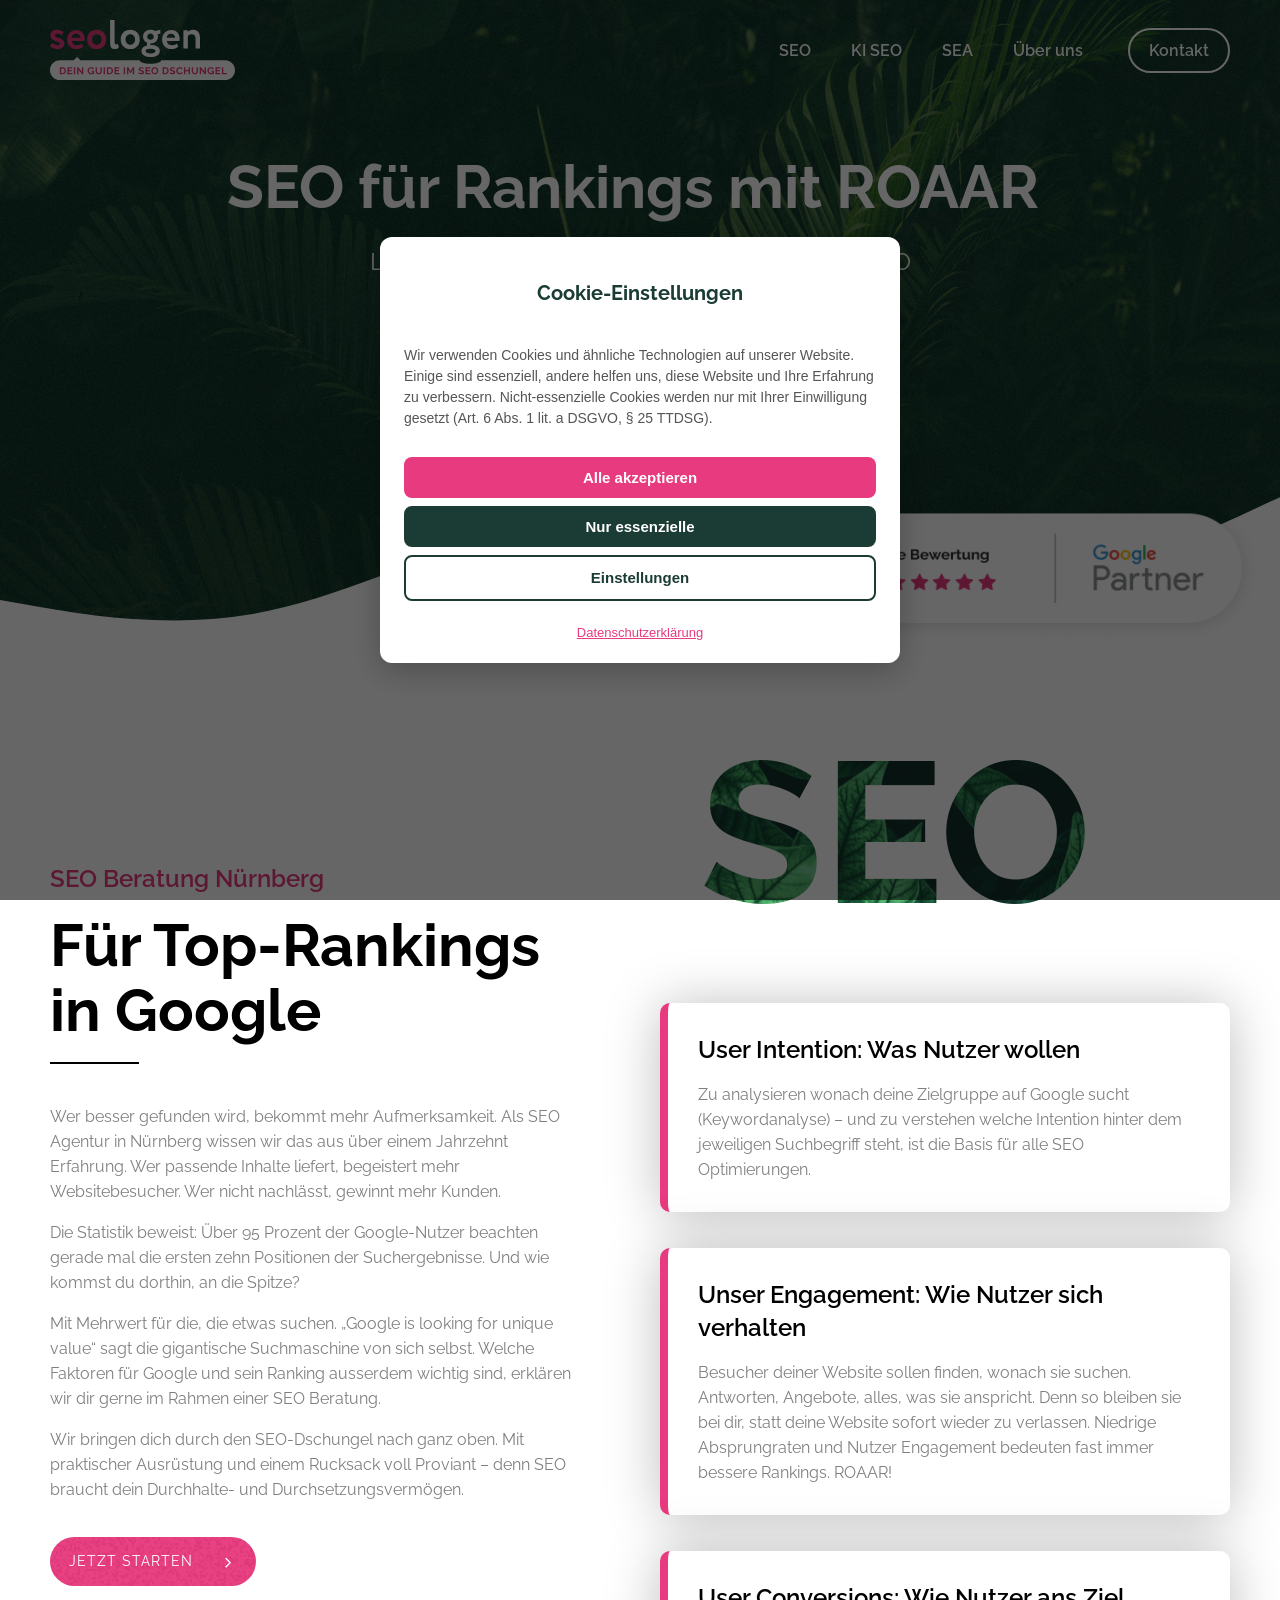
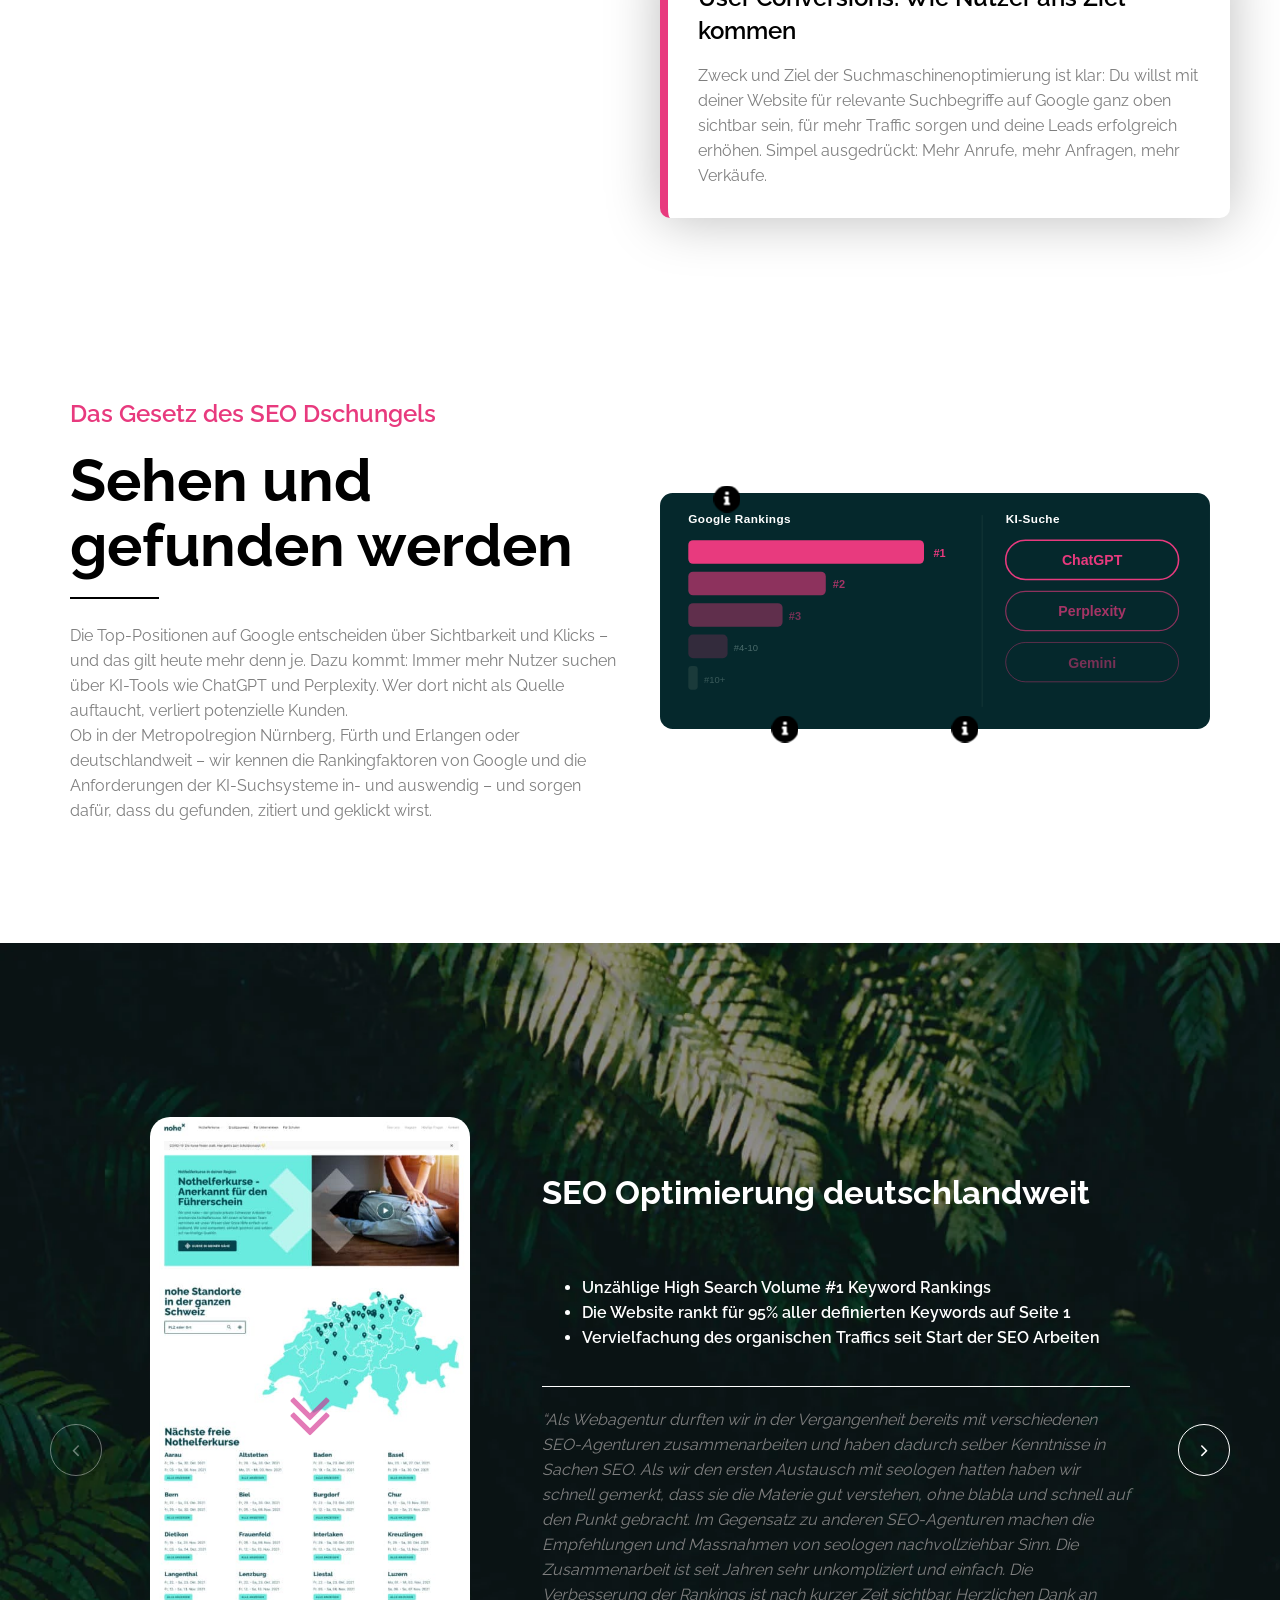
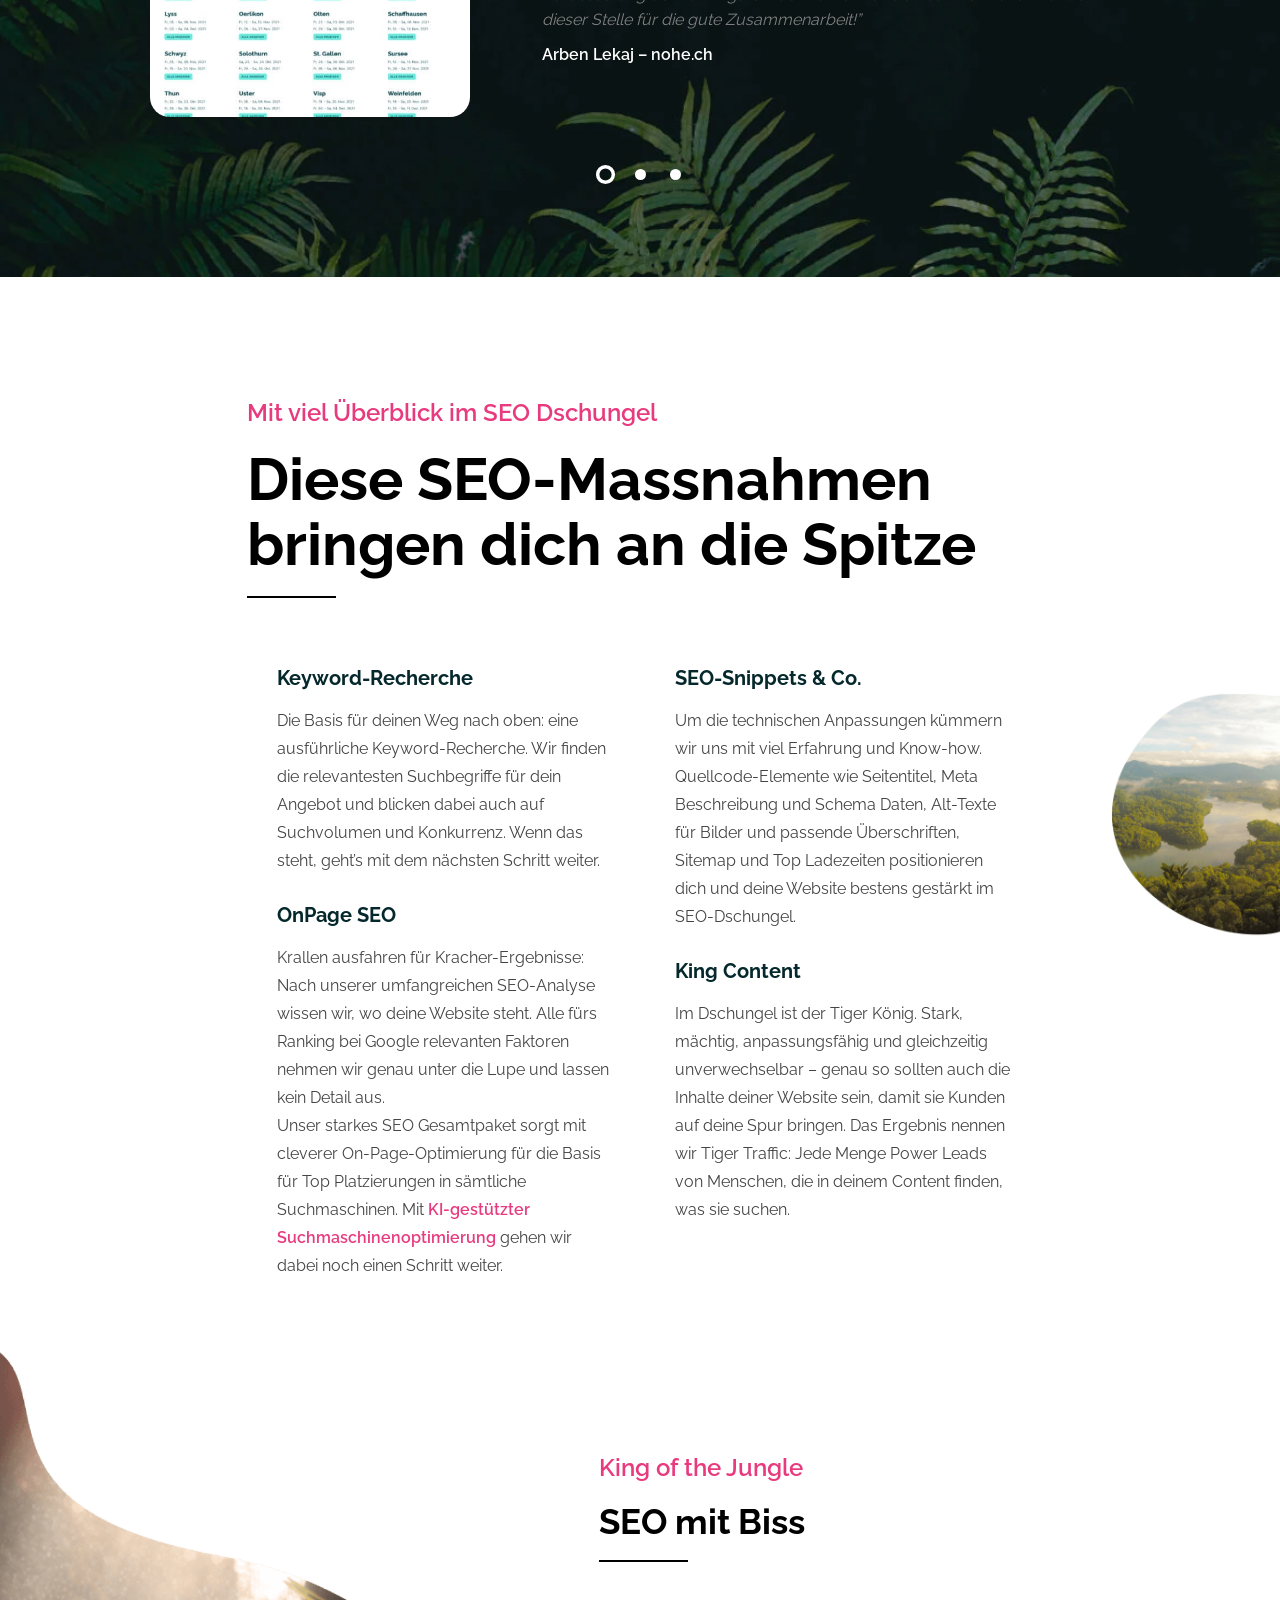
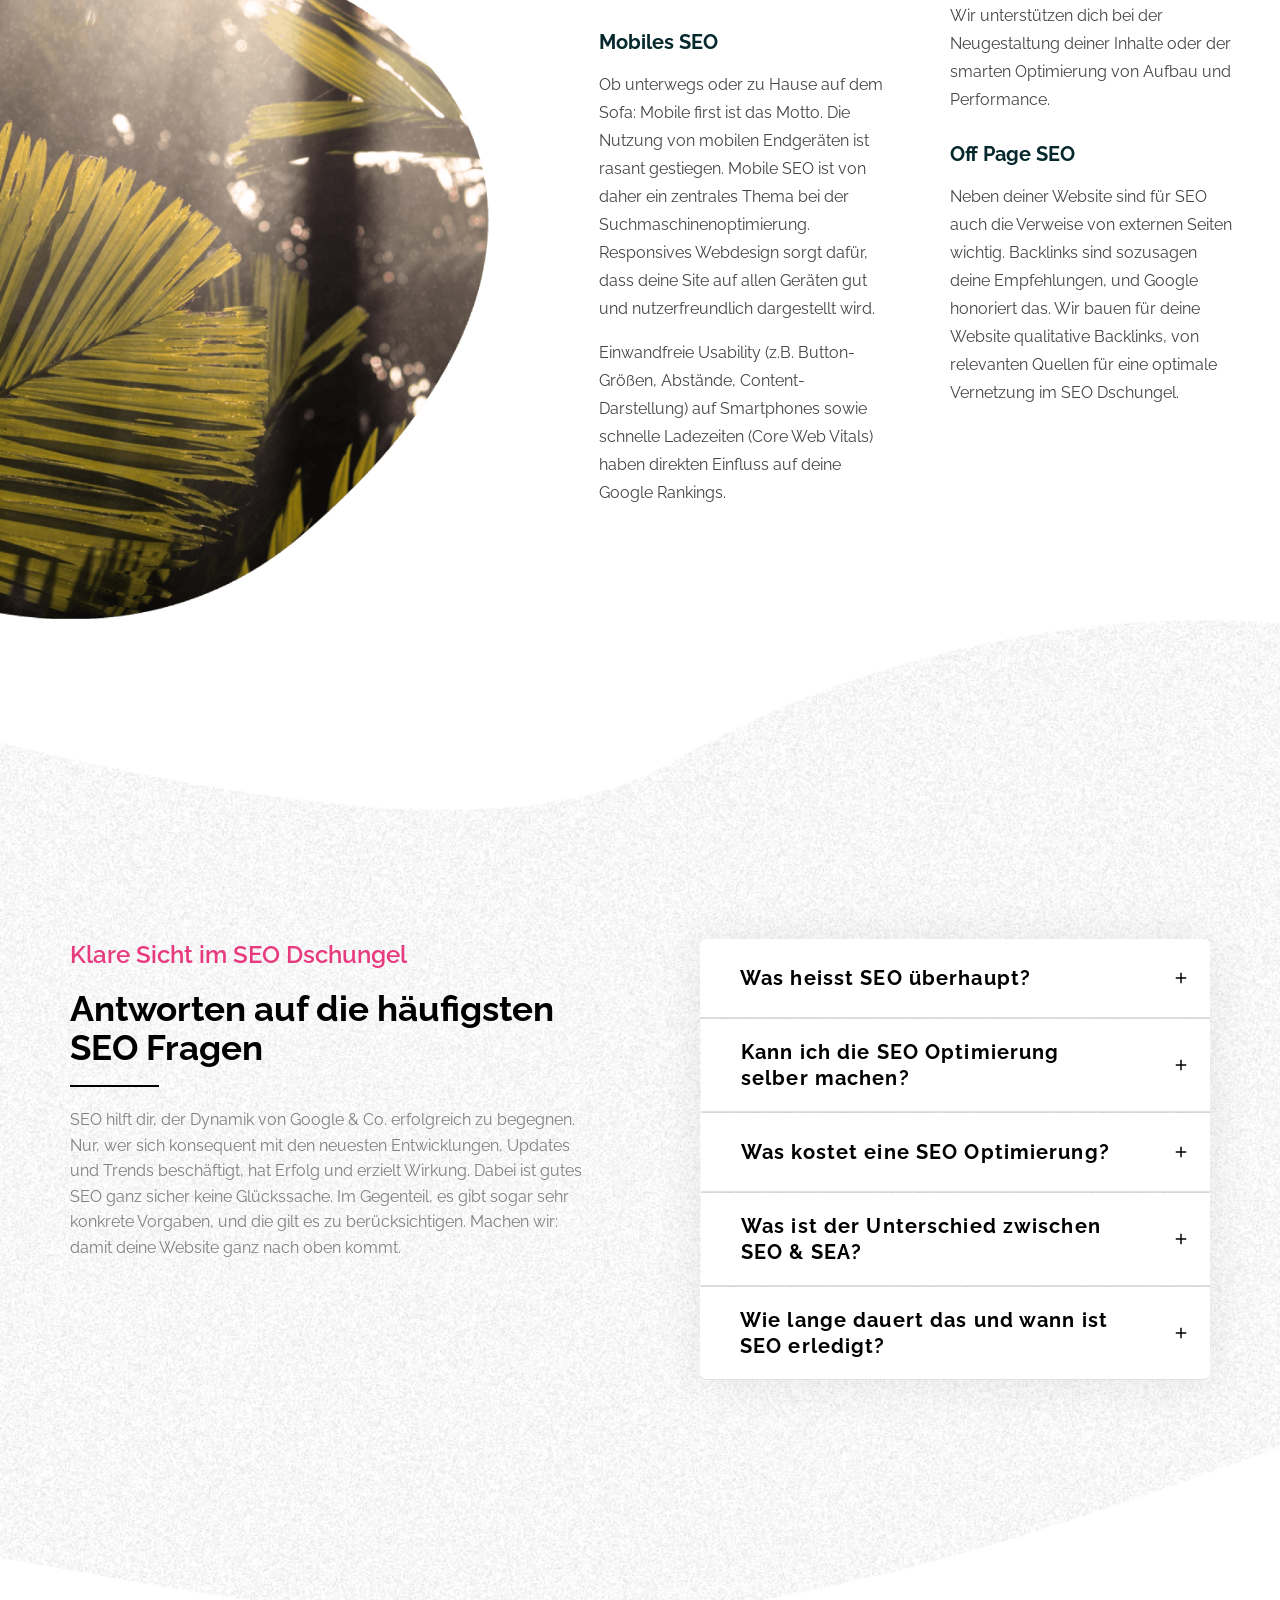
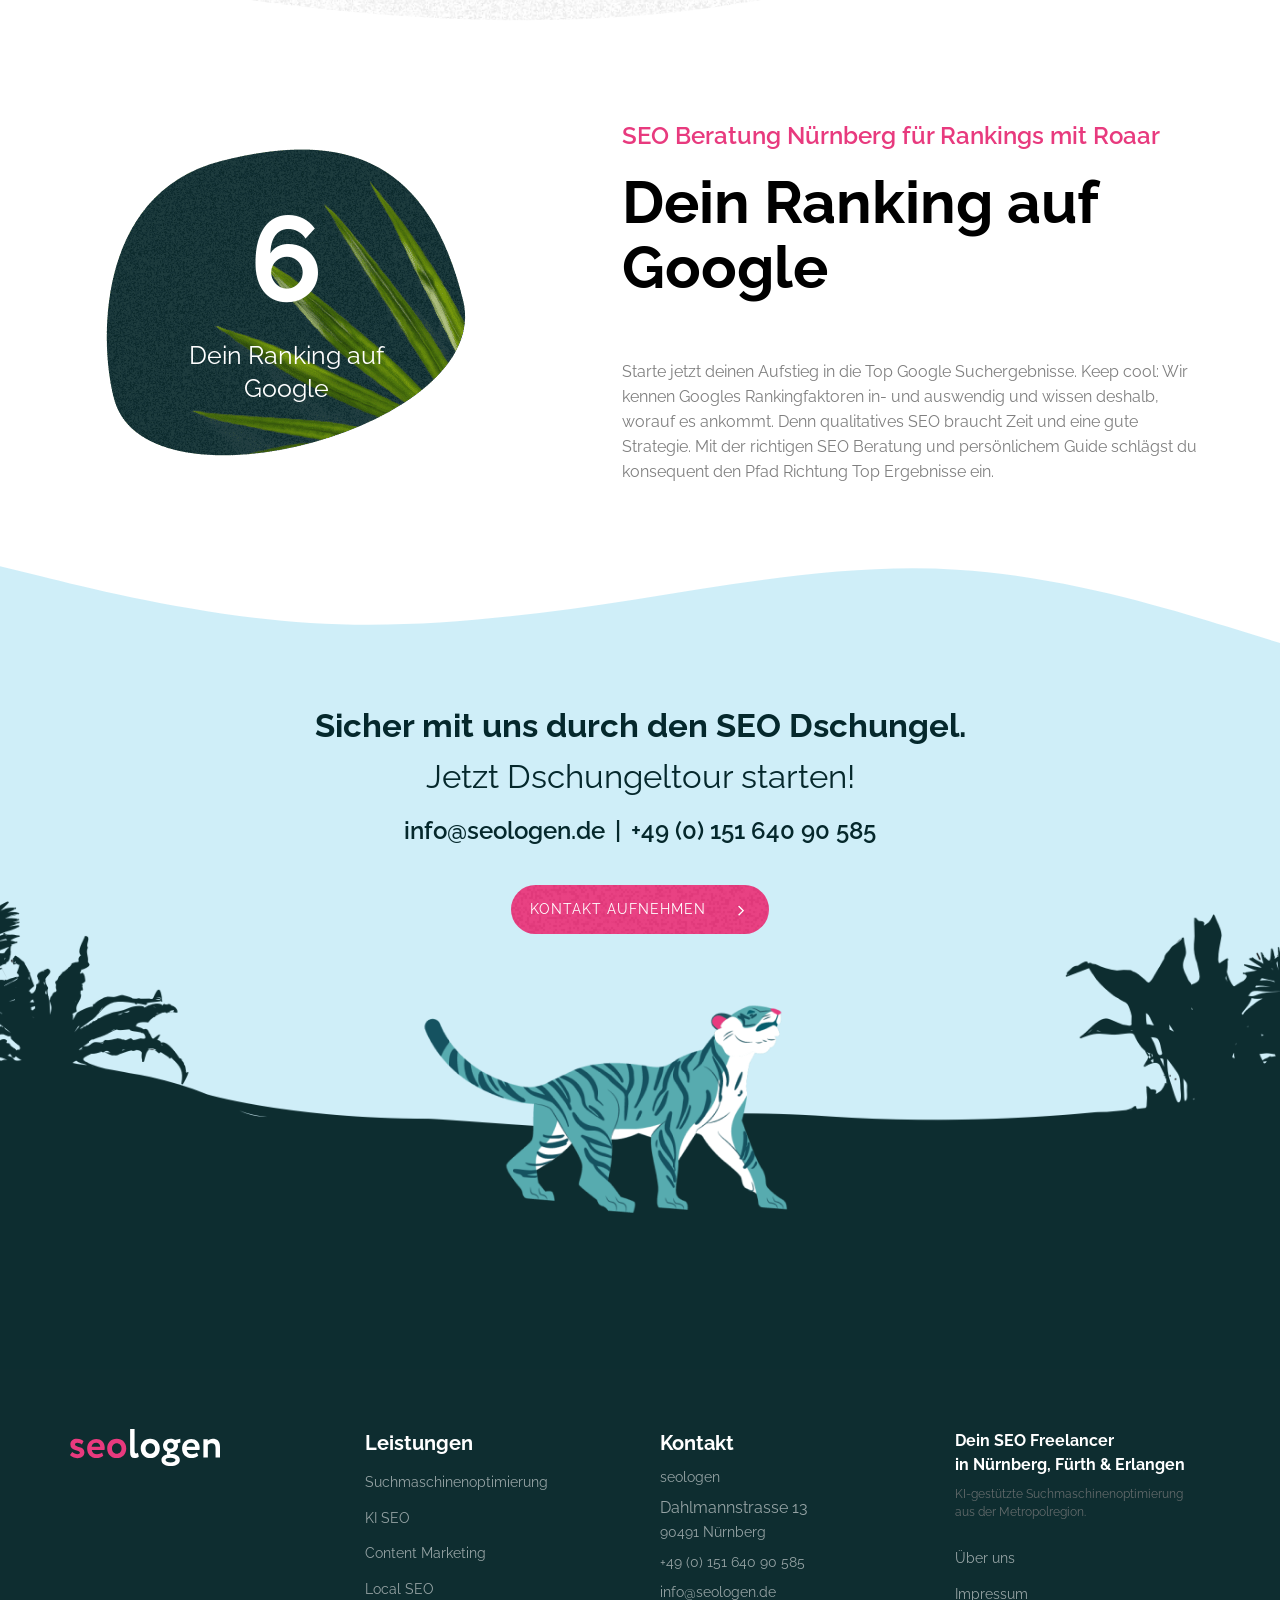
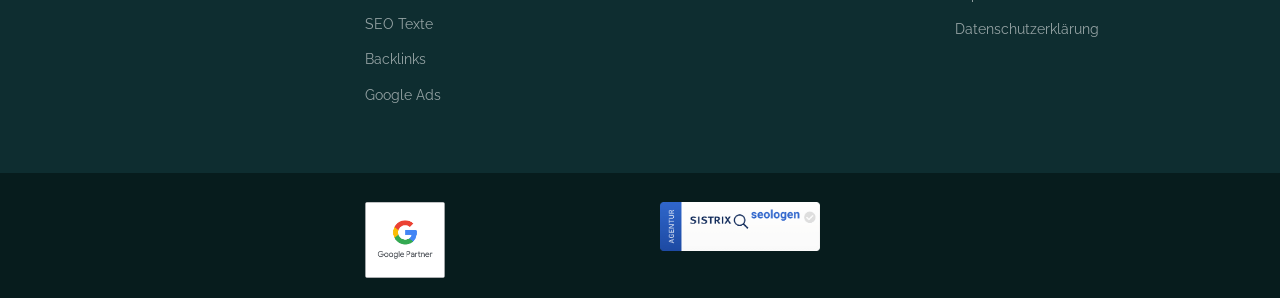
<file: seo-beratung/index.html>
<!DOCTYPE html>
<html lang="de-DE" >
<head>
<script>if(location.pathname.endsWith("/index.html")){window.location.replace(location.pathname.slice(0,-10));}</script>
<meta charset="UTF-8">
<meta name="viewport" content="width=device-width, initial-scale=1.0">
<!-- WP_HEAD() START -->
<style id="local-fonts-css" type="text/css">
@font-face{font-family:'Raleway';font-style:normal;font-weight:400;font-display:swap;src:url('../wp-content/uploads/fonts/raleway-400.woff2') format('woff2')}
@font-face{font-family:'Raleway';font-style:normal;font-weight:600;font-display:swap;src:url('../wp-content/uploads/fonts/raleway-600.woff2') format('woff2')}
@font-face{font-family:'Raleway';font-style:normal;font-weight:700;font-display:swap;src:url('../wp-content/uploads/fonts/raleway-700.woff2') format('woff2')}
</style>


<meta name='robots' content='index, follow, max-image-preview:large, max-snippet:-1, max-video-preview:-1' />

	<title>SEO Beratung Nürnberg – Top Rankings & mehr Leads</title><link rel="preload" data-rocket-preload as="image" href="../wp-content/uploads/2021/11/seo-header.webp" fetchpriority="high">
	<meta name="description" content="Erfolgreiche SEO Beratung Nürnberg für Website-Traffic & Leads. ►Wir optimieren Content, Technik & Backlinks für ☆Top-Platzierungen" />
	<link rel="llms" href="/llms.txt" />
	<link rel="canonical" href="https://seologen.de/seo-beratung/" />
	<meta property="og:locale" content="de_DE" />
	<meta property="og:type" content="website" />
	<meta property="og:image" content="https://seologen.de/wp-content/uploads/2021/11/seologen-seo-leistungen.webp" />
<meta property="og:image:width" content="1200" />
<meta property="og:image:height" content="630" />
<meta property="og:title" content="SEO Agentur – Suchmaschinenoptimierung | seologen" />
	<meta property="og:description" content="SEO Beratung Nürnberg: unkompliziert ✓ nachvollziehbar ✓ persönlich ✓ Lass dich auf Google finden. Starte jetzt zu Top Rankings!" />
	<meta property="og:url" content="../seo-beratung/" />
	<meta property="og:site_name" content="Seologen" />
	<meta property="article:modified_time" content="2021-12-17T15:30:13+00:00" />
	<script type="application/ld+json" class="yoast-schema-graph">{"@context":"https://schema.org","@graph":[{"@type":"WebPage","@id":"https://seologen.de/seo-beratung/","url":"https://seologen.de/seo-beratung/","name":"SEO Beratung | Für Top-Rankings in Google ✮✮✮","isPartOf":{"@id":"https://seologen.de/#website"},"datePublished":"2021-08-06T15:00:14+00:00","dateModified":"2021-12-17T15:30:13+00:00","description":"SEO Beratung: unkompliziert ✓ nachvollziehbar ✓ persönlich ✓ Lass dich auf Google finden: Starte jetzt zu Top Rankings!","breadcrumb":{"@id":"https://seologen.de/seo-beratung/#breadcrumb"},"inLanguage":"de-DE","potentialAction":[{"@type":"ReadAction","target":["https://seologen.de/seo-beratung/"]}]},{"@type":"BreadcrumbList","@id":"https://seologen.de/seo-beratung/#breadcrumb","itemListElement":[{"@type":"ListItem","position":1,"name":"Startseite","item":"https://seologen.de/"},{"@type":"ListItem","position":2,"name":"SEO"}]},{"@type":"WebSite","@id":"https://seologen.de/#website","url":"https://seologen.de/","name":"Seologen","description":"Dein Guide durch den SEO Dschungel","potentialAction":[{"@type":"SearchAction","target":{"@type":"EntryPoint","urlTemplate":"https://seologen.de/?s={search_term_string}"},"query-input":{"@type":"PropertyValueSpecification","valueRequired":true,"valueName":"search_term_string"}}],"inLanguage":"de-DE","publisher":{"@type":"Organization","name":"seologen","logo":{"@type":"ImageObject","url":"https://seologen.de/wp-content/uploads/2021/11/seologen-logo.svg"}}}]}</script>
<script type="application/ld+json">{"@context":"https://schema.org","@type":"FAQPage","mainEntity":[{"@type":"Question","name":"Was heisst SEO überhaupt?","acceptedAnswer":{"@type":"Answer","text":"SEO steht für Search Engine Optimization, also Suchmaschinenoptimierung. Darunter fallen alle Massnahmen, um deine Website im Ranking von Google und Co ganz nach oben zu bringen."}},{"@type":"Question","name":"Kann ich die SEO Optimierung selber machen?","acceptedAnswer":{"@type":"Answer","text":"Kommt drauf an. Wir arbeiten gerne Hand in Hand mit dir und deinem Team auf beratender Basis. Viele unserer Kunden involvieren wir aktiv in die SEO Arbeiten."}},{"@type":"Question","name":"Was kostet eine SEO Optimierung?","acceptedAnswer":{"@type":"Answer","text":"Die Kosten hängen von zahlreichen Faktoren ab, z.B. deiner Branche und dem Umfang deiner Website. Gerne erstellen wir dir ein individuelles Angebot."}},{"@type":"Question","name":"Was ist der Unterschied zwischen SEO und SEA?","acceptedAnswer":{"@type":"Answer","text":"SEO bezieht sich auf organische Suchergebnisse durch relevanten Content. Bei SEA (z.B. Google Ads) zahlst du für prominente Anzeigenplatzierungen. Die Kombination beider Kanäle bietet die grösste Power für mehr Sichtbarkeit."}},{"@type":"Question","name":"Wie lange dauert SEO und wann ist es erledigt?","acceptedAnswer":{"@type":"Answer","text":"Fertig ist SEO nie, da Suchmaschinen sich laufend am User-Verhalten orientieren. Mit einer initialen Optimierung lassen sich deutliche Rankingverbesserungen erzielen, die Wirkung zeigt sich nach einigen Monaten."}}]}</script>




<style id='wp-img-auto-sizes-contain-inline-css' type='text/css'>
html,body{overflow-x:hidden}img:is([sizes=auto i],[sizes^="auto," i]){contain-intrinsic-size:3000px 1500px}
/*# sourceURL=wp-img-auto-sizes-contain-inline-css */
</style>
<style id='wp-block-library-inline-css' type='text/css'>
:root{--wp-block-synced-color:#7a00df;--wp-block-synced-color--rgb:122,0,223;--wp-bound-block-color:var(--wp-block-synced-color);--wp-editor-canvas-background:#ddd;--wp-admin-theme-color:#007cba;--wp-admin-theme-color--rgb:0,124,186;--wp-admin-theme-color-darker-10:#006ba1;--wp-admin-theme-color-darker-10--rgb:0,107,160.5;--wp-admin-theme-color-darker-20:#005a87;--wp-admin-theme-color-darker-20--rgb:0,90,135;--wp-admin-border-width-focus:2px}@media (min-resolution:192dpi){:root{--wp-admin-border-width-focus:1.5px}}.wp-element-button{cursor:pointer}:root .has-very-light-gray-background-color{background-color:#eee}:root .has-very-dark-gray-background-color{background-color:#313131}:root .has-very-light-gray-color{color:#eee}:root .has-very-dark-gray-color{color:#313131}:root .has-vivid-green-cyan-to-vivid-cyan-blue-gradient-background{background:linear-gradient(135deg,#00d084,#0693e3)}:root .has-purple-crush-gradient-background{background:linear-gradient(135deg,#34e2e4,#4721fb 50%,#ab1dfe)}:root .has-hazy-dawn-gradient-background{background:linear-gradient(135deg,#faaca8,#dad0ec)}:root .has-subdued-olive-gradient-background{background:linear-gradient(135deg,#fafae1,#67a671)}:root .has-atomic-cream-gradient-background{background:linear-gradient(135deg,#fdd79a,#004a59)}:root .has-nightshade-gradient-background{background:linear-gradient(135deg,#330968,#31cdcf)}:root .has-midnight-gradient-background{background:linear-gradient(135deg,#020381,#2874fc)}:root{--wp--preset--font-size--normal:16px;--wp--preset--font-size--huge:42px}.has-regular-font-size{font-size:1em}.has-larger-font-size{font-size:2.625em}.has-normal-font-size{font-size:var(--wp--preset--font-size--normal)}.has-huge-font-size{font-size:var(--wp--preset--font-size--huge)}.has-text-align-center{text-align:center}.has-text-align-left{text-align:left}.has-text-align-right{text-align:right}.has-fit-text{white-space:nowrap!important}#end-resizable-editor-section{display:none}.aligncenter{clear:both}.items-justified-left{justify-content:flex-start}.items-justified-center{justify-content:center}.items-justified-right{justify-content:flex-end}.items-justified-space-between{justify-content:space-between}.screen-reader-text{border:0;clip-path:inset(50%);height:1px;margin:-1px;overflow:hidden;padding:0;position:absolute;width:1px;word-wrap:normal!important}.screen-reader-text:focus{background-color:#ddd;clip-path:none;color:#444;display:block;font-size:1em;height:auto;left:5px;line-height:normal;padding:15px 23px 14px;text-decoration:none;top:5px;width:auto;z-index:100000}html :where(.has-border-color){border-style:solid}html :where([style*=border-top-color]){border-top-style:solid}html :where([style*=border-right-color]){border-right-style:solid}html :where([style*=border-bottom-color]){border-bottom-style:solid}html :where([style*=border-left-color]){border-left-style:solid}html :where([style*=border-width]){border-style:solid}html :where([style*=border-top-width]){border-top-style:solid}html :where([style*=border-right-width]){border-right-style:solid}html :where([style*=border-bottom-width]){border-bottom-style:solid}html :where([style*=border-left-width]){border-left-style:solid}html :where(img[class*=wp-image-]){height:auto;max-width:100%}:where(figure){margin:0 0 1em}html :where(.is-position-sticky){--wp-admin--admin-bar--position-offset:var(--wp-admin--admin-bar--height,0px)}@media screen and (max-width:600px){html :where(.is-position-sticky){--wp-admin--admin-bar--position-offset:0px}}

/*# sourceURL=wp-block-library-inline-css */
</style><style id='global-styles-inline-css' type='text/css'>
:root{--wp--preset--aspect-ratio--square: 1;--wp--preset--aspect-ratio--4-3: 4/3;--wp--preset--aspect-ratio--3-4: 3/4;--wp--preset--aspect-ratio--3-2: 3/2;--wp--preset--aspect-ratio--2-3: 2/3;--wp--preset--aspect-ratio--16-9: 16/9;--wp--preset--aspect-ratio--9-16: 9/16;--wp--preset--color--black: #000000;--wp--preset--color--cyan-bluish-gray: #abb8c3;--wp--preset--color--white: #ffffff;--wp--preset--color--pale-pink: #f78da7;--wp--preset--color--vivid-red: #cf2e2e;--wp--preset--color--luminous-vivid-orange: #ff6900;--wp--preset--color--luminous-vivid-amber: #fcb900;--wp--preset--color--light-green-cyan: #7bdcb5;--wp--preset--color--vivid-green-cyan: #00d084;--wp--preset--color--pale-cyan-blue: #8ed1fc;--wp--preset--color--vivid-cyan-blue: #0693e3;--wp--preset--color--vivid-purple: #9b51e0;--wp--preset--gradient--vivid-cyan-blue-to-vivid-purple: linear-gradient(135deg,rgb(6,147,227) 0%,rgb(155,81,224) 100%);--wp--preset--gradient--light-green-cyan-to-vivid-green-cyan: linear-gradient(135deg,rgb(122,220,180) 0%,rgb(0,208,130) 100%);--wp--preset--gradient--luminous-vivid-amber-to-luminous-vivid-orange: linear-gradient(135deg,rgb(252,185,0) 0%,rgb(255,105,0) 100%);--wp--preset--gradient--luminous-vivid-orange-to-vivid-red: linear-gradient(135deg,rgb(255,105,0) 0%,rgb(207,46,46) 100%);--wp--preset--gradient--very-light-gray-to-cyan-bluish-gray: linear-gradient(135deg,rgb(238,238,238) 0%,rgb(169,184,195) 100%);--wp--preset--gradient--cool-to-warm-spectrum: linear-gradient(135deg,rgb(74,234,220) 0%,rgb(151,120,209) 20%,rgb(207,42,186) 40%,rgb(238,44,130) 60%,rgb(251,105,98) 80%,rgb(254,248,76) 100%);--wp--preset--gradient--blush-light-purple: linear-gradient(135deg,rgb(255,206,236) 0%,rgb(152,150,240) 100%);--wp--preset--gradient--blush-bordeaux: linear-gradient(135deg,rgb(254,205,165) 0%,rgb(254,45,45) 50%,rgb(107,0,62) 100%);--wp--preset--gradient--luminous-dusk: linear-gradient(135deg,rgb(255,203,112) 0%,rgb(199,81,192) 50%,rgb(65,88,208) 100%);--wp--preset--gradient--pale-ocean: linear-gradient(135deg,rgb(255,245,203) 0%,rgb(182,227,212) 50%,rgb(51,167,181) 100%);--wp--preset--gradient--electric-grass: linear-gradient(135deg,rgb(202,248,128) 0%,rgb(113,206,126) 100%);--wp--preset--gradient--midnight: linear-gradient(135deg,rgb(2,3,129) 0%,rgb(40,116,252) 100%);--wp--preset--font-size--small: 13px;--wp--preset--font-size--medium: 20px;--wp--preset--font-size--large: 36px;--wp--preset--font-size--x-large: 42px;--wp--preset--spacing--20: 0.44rem;--wp--preset--spacing--30: 0.67rem;--wp--preset--spacing--40: 1rem;--wp--preset--spacing--50: 1.5rem;--wp--preset--spacing--60: 2.25rem;--wp--preset--spacing--70: 3.38rem;--wp--preset--spacing--80: 5.06rem;--wp--preset--shadow--natural: 6px 6px 9px rgba(0, 0, 0, 0.2);--wp--preset--shadow--deep: 12px 12px 50px rgba(0, 0, 0, 0.4);--wp--preset--shadow--sharp: 6px 6px 0px rgba(0, 0, 0, 0.2);--wp--preset--shadow--outlined: 6px 6px 0px -3px rgb(255, 255, 255), 6px 6px rgb(0, 0, 0);--wp--preset--shadow--crisp: 6px 6px 0px rgb(0, 0, 0);}:where(.is-layout-flex){gap: 0.5em;}:where(.is-layout-grid){gap: 0.5em;}body .is-layout-flex{display: flex;}.is-layout-flex{flex-wrap: wrap;align-items: center;}.is-layout-flex > :is(*, div){margin: 0;}body .is-layout-grid{display: grid;}.is-layout-grid > :is(*, div){margin: 0;}:where(.wp-block-columns.is-layout-flex){gap: 2em;}:where(.wp-block-columns.is-layout-grid){gap: 2em;}:where(.wp-block-post-template.is-layout-flex){gap: 1.25em;}:where(.wp-block-post-template.is-layout-grid){gap: 1.25em;}.has-black-color{color: var(--wp--preset--color--black) !important;}.has-cyan-bluish-gray-color{color: var(--wp--preset--color--cyan-bluish-gray) !important;}.has-white-color{color: var(--wp--preset--color--white) !important;}.has-pale-pink-color{color: var(--wp--preset--color--pale-pink) !important;}.has-vivid-red-color{color: var(--wp--preset--color--vivid-red) !important;}.has-luminous-vivid-orange-color{color: var(--wp--preset--color--luminous-vivid-orange) !important;}.has-luminous-vivid-amber-color{color: var(--wp--preset--color--luminous-vivid-amber) !important;}.has-light-green-cyan-color{color: var(--wp--preset--color--light-green-cyan) !important;}.has-vivid-green-cyan-color{color: var(--wp--preset--color--vivid-green-cyan) !important;}.has-pale-cyan-blue-color{color: var(--wp--preset--color--pale-cyan-blue) !important;}.has-vivid-cyan-blue-color{color: var(--wp--preset--color--vivid-cyan-blue) !important;}.has-vivid-purple-color{color: var(--wp--preset--color--vivid-purple) !important;}.has-black-background-color{background-color: var(--wp--preset--color--black) !important;}.has-cyan-bluish-gray-background-color{background-color: var(--wp--preset--color--cyan-bluish-gray) !important;}.has-white-background-color{background-color: var(--wp--preset--color--white) !important;}.has-pale-pink-background-color{background-color: var(--wp--preset--color--pale-pink) !important;}.has-vivid-red-background-color{background-color: var(--wp--preset--color--vivid-red) !important;}.has-luminous-vivid-orange-background-color{background-color: var(--wp--preset--color--luminous-vivid-orange) !important;}.has-luminous-vivid-amber-background-color{background-color: var(--wp--preset--color--luminous-vivid-amber) !important;}.has-light-green-cyan-background-color{background-color: var(--wp--preset--color--light-green-cyan) !important;}.has-vivid-green-cyan-background-color{background-color: var(--wp--preset--color--vivid-green-cyan) !important;}.has-pale-cyan-blue-background-color{background-color: var(--wp--preset--color--pale-cyan-blue) !important;}.has-vivid-cyan-blue-background-color{background-color: var(--wp--preset--color--vivid-cyan-blue) !important;}.has-vivid-purple-background-color{background-color: var(--wp--preset--color--vivid-purple) !important;}.has-black-border-color{border-color: var(--wp--preset--color--black) !important;}.has-cyan-bluish-gray-border-color{border-color: var(--wp--preset--color--cyan-bluish-gray) !important;}.has-white-border-color{border-color: var(--wp--preset--color--white) !important;}.has-pale-pink-border-color{border-color: var(--wp--preset--color--pale-pink) !important;}.has-vivid-red-border-color{border-color: var(--wp--preset--color--vivid-red) !important;}.has-luminous-vivid-orange-border-color{border-color: var(--wp--preset--color--luminous-vivid-orange) !important;}.has-luminous-vivid-amber-border-color{border-color: var(--wp--preset--color--luminous-vivid-amber) !important;}.has-light-green-cyan-border-color{border-color: var(--wp--preset--color--light-green-cyan) !important;}.has-vivid-green-cyan-border-color{border-color: var(--wp--preset--color--vivid-green-cyan) !important;}.has-pale-cyan-blue-border-color{border-color: var(--wp--preset--color--pale-cyan-blue) !important;}.has-vivid-cyan-blue-border-color{border-color: var(--wp--preset--color--vivid-cyan-blue) !important;}.has-vivid-purple-border-color{border-color: var(--wp--preset--color--vivid-purple) !important;}.has-vivid-cyan-blue-to-vivid-purple-gradient-background{background: var(--wp--preset--gradient--vivid-cyan-blue-to-vivid-purple) !important;}.has-light-green-cyan-to-vivid-green-cyan-gradient-background{background: var(--wp--preset--gradient--light-green-cyan-to-vivid-green-cyan) !important;}.has-luminous-vivid-amber-to-luminous-vivid-orange-gradient-background{background: var(--wp--preset--gradient--luminous-vivid-amber-to-luminous-vivid-orange) !important;}.has-luminous-vivid-orange-to-vivid-red-gradient-background{background: var(--wp--preset--gradient--luminous-vivid-orange-to-vivid-red) !important;}.has-very-light-gray-to-cyan-bluish-gray-gradient-background{background: var(--wp--preset--gradient--very-light-gray-to-cyan-bluish-gray) !important;}.has-cool-to-warm-spectrum-gradient-background{background: var(--wp--preset--gradient--cool-to-warm-spectrum) !important;}.has-blush-light-purple-gradient-background{background: var(--wp--preset--gradient--blush-light-purple) !important;}.has-blush-bordeaux-gradient-background{background: var(--wp--preset--gradient--blush-bordeaux) !important;}.has-luminous-dusk-gradient-background{background: var(--wp--preset--gradient--luminous-dusk) !important;}.has-pale-ocean-gradient-background{background: var(--wp--preset--gradient--pale-ocean) !important;}.has-electric-grass-gradient-background{background: var(--wp--preset--gradient--electric-grass) !important;}.has-midnight-gradient-background{background: var(--wp--preset--gradient--midnight) !important;}.has-small-font-size{font-size: var(--wp--preset--font-size--small) !important;}.has-medium-font-size{font-size: var(--wp--preset--font-size--medium) !important;}.has-large-font-size{font-size: var(--wp--preset--font-size--large) !important;}.has-x-large-font-size{font-size: var(--wp--preset--font-size--x-large) !important;}
/*# sourceURL=global-styles-inline-css */
</style>

<style id='classic-theme-styles-inline-css' type='text/css'>
/*! This file is auto-generated */
.wp-block-button__link{color:#fff;background-color:#32373c;border-radius:9999px;box-shadow:none;text-decoration:none;padding:calc(.667em + 2px) calc(1.333em + 2px);font-size:1.125em}.wp-block-file__button{background:#32373c;color:#fff;text-decoration:none}
/*# sourceURL=/wp-includes/css/classic-themes.min.css */
</style>
<link data-minify="1" rel='stylesheet' id='oxygen-css' href='../wp-content/cache/min/1/wp-content/plugins/oxygen/component-framework/oxygen.css?ver=1736198742' type='text/css' media='all' />
<style id='rocket-lazyload-inline-css' type='text/css'>
.rll-youtube-player{position:relative;padding-bottom:56.23%;height:0;overflow:hidden;max-width:100%;}.rll-youtube-player:focus-within{outline: 2px solid currentColor;outline-offset: 5px;}.rll-youtube-player iframe{position:absolute;top:0;left:0;width:100%;height:100%;z-index:100;background:0 0}.rll-youtube-player img{bottom:0;display:block;left:0;margin:auto;max-width:100%;width:100%;position:absolute;right:0;top:0;border:none;height:auto;-webkit-transition:.4s all;-moz-transition:.4s all;transition:.4s all}.rll-youtube-player img:hover{-webkit-filter:brightness(75%)}.rll-youtube-player .play{height:100%;width:100%;left:0;top:0;position:absolute;background:var(--wpr-bg-f9aedc06-3575-464d-b74d-0ca85c58c85c) no-repeat center;background-color: transparent !important;cursor:pointer;border:none;}
/*# sourceURL=rocket-lazyload-inline-css */
</style>
<script type="text/javascript" src="../wp-includes/js/jquery/jquery.min.js?ver=3.7.1" id="jquery-core-js"></script>

<link rel='shortlink' href='../?p=56' />
<!-- start Simple Custom CSS and JS -->
<script type="text/javascript">
document.addEventListener("DOMContentLoaded", function() {
  var lazyBackgrounds = [].slice.call(document.querySelectorAll(".lazy-bg"));

  if ("IntersectionObserver" in window && "IntersectionObserverEntry" in window && "intersectionRatio" in window.IntersectionObserverEntry.prototype) {
    let lazyBackgroundObserver = new IntersectionObserver(function(entries, observer) {
      entries.forEach(function(entry) {
        if (entry.isIntersecting) {
          entry.target.classList.add("bg-visible");
          lazyBackgroundObserver.unobserve(entry.target);
        }
      });
    });

    lazyBackgrounds.forEach(function(lazyBackground) {
      lazyBackgroundObserver.observe(lazyBackground);
    });
  }
});</script>
<!-- end Simple Custom CSS and JS -->
<!-- start Simple Custom CSS and JS -->
<script type="text/javascript">
jQuery(window).on('load',function(){
          
       jQuery('#section-237-40').mousemove(function(e) {


            var wx = jQuery(window).width();
            var wy = jQuery(window).height();

            var x = e.pageX - this.offsetLeft;
            var y = e.pageY - this.offsetTop;

            var newx = x - wx / 2;
            var newy = y - wy / 2;

            //jQuery('span').text(newx + ", " + newy);

            jQuery('.deep-hero-effect-div').each(function(i) {
                if(jQuery(this).index()==0){
                jQuery(this).attr('data-speed','0.02');
				} else  if(jQuery(this).index()==1){
 				jQuery(this).attr('data-speed','0.01');
                } else  if(jQuery(this).index()==2){
 				jQuery(this).attr('data-speed','0.02');

				} 
                var speed = jQuery(this).attr('data-speed');
                if (jQuery(this).attr('data-revert')) speed *= -1;
                TweenMax.to(jQuery(this), 1, {
                    x: (1 - newx * speed),
                    y: (1 - newy * speed)
                });

            });

        });

});</script>
<!-- end Simple Custom CSS and JS -->




 <script data-minify="1" src="../wp-content/cache/min/1/ajax/libs/gsap/1.18.4/TweenMax.min.js?ver=1736198743"></script><!-- end Simple Custom CSS and JS -->
<style type="text/css">
.custom-cursor { cursor: pointer;
}
.oxy-pro-menu-dropdown-icon, .oxy-pro-menu-dropdown-icon-click-area { display: none !important; }
.oxy-nav-menu-dropdown-arrow .menu-item > a::after { display: none !important;
 }
/* Fix twocolumns-shape / ausblick section layout */
.twocolumns-shape-section.ausblick-section { background-image: url('../wp-content/uploads/2021/11/background-ausblick-_1_.webp'); background-size: contain; background-repeat: no-repeat; background-position: right; background-color: transparent; z-index: 1; }
.twocolumns-shape-section .ct-section-inner-wrap { padding-top: 100px; padding-bottom: 40px; }
#div_block-61-56 { width: 70%; }
#div_block-64-56 { width: 30%; display: none; }
#new_columns-65-56 { flex-direction: row; display: flex; }
#div_block-66-56 { display: flex; flex-direction: row; width: 70% !important; padding-right: 90px; align-items: flex-start; }
#_rich_text-67-56 { width: 50%; text-align: left; }
#_rich_text-68-56 { width: 50%; text-align: left; margin-left: 30px; }
#div_block-69-56 { width: 30% !important; }
@media (max-width: 768px) {
  #div_block-66-56 { width: 100%; padding-right: 0; flex-direction: column; }
  #_rich_text-67-56 { width: 100%; }
  #_rich_text-68-56 { width: 100%; margin-left: 0; margin-top: 30px; }
  #div_block-69-56 { display: none; }
}
/* Remove top border on slider bullet lists */
#_rich_text-342-56, #_rich_text-364-56, #_rich_text-353-56 { border-top: none !important; }
/* Text formatting for SEO content sections */
.text-bold h3, #_rich_text-67-56 h3, #_rich_text-68-56 h3, #_rich_text-90-56 h3, #_rich_text-91-56 h3 { font-size: 20px; font-weight: 700; margin-top: 28px; margin-bottom: 10px; color: #05282c; }
.text-bold p, #_rich_text-67-56 p, #_rich_text-68-56 p, #_rich_text-90-56 p, #_rich_text-91-56 p { font-size: 16px; line-height: 1.75; color: #444; margin-bottom: 12px; }
/* Fix background-shapeleaves section */
.background-shapeleaves { background-image: url('../wp-content/uploads/2021/11/background-blurb-big-_1_.webp'); background-size: contain; background-repeat: no-repeat; background-position: left; }
#div_block-88-56 { width: 30%; }
#div_block-89-56 { width: 70%; display: flex; flex-direction: column; padding-left: 90px; }
@media (max-width: 768px) {
  #div_block-88-56 { display: none; }
  #div_block-89-56 { width: 100%; padding-left: 0; }
}
/* Fix overlapping sections */
#section-81-56 { margin-top: 0 !important; }
#section-81-56 > .ct-section-inner-wrap { padding-top: 80px !important; padding-bottom: 80px !important; }
/* Remove border/line above showcase slider */
.showcase-slider-section { border-top: none !important; }
.showcase-slider-section::before { display: none !important; }
#section-332-56 { border-top: none !important; }
/* Flickity essential CSS */
.flickity-enabled { position: relative; }
.flickity-enabled:focus { outline: none; }
.flickity-viewport { overflow: hidden; position: relative; height: 100%; }
.flickity-slider { position: absolute; width: 100%; height: 100%; }
.flickity-enabled.is-draggable { -webkit-tap-highlight-color: transparent; user-select: none; }
.flickity-enabled.is-draggable .flickity-viewport { cursor: move; cursor: grab; }
.flickity-enabled.is-draggable .flickity-viewport.is-pointer-down { cursor: grabbing; }
.flickity-page-dots { position: relative; width: 100%; padding: 20px 0; margin: 0; list-style: none; text-align: center; line-height: 1; display: flex; justify-content: center; gap: 8px; }
.flickity-page-dots .dot { display: inline-block; width: 10px; height: 10px; border-radius: 50%; background: rgba(255,255,255,0.3); cursor: pointer;
}
.oxy-pro-menu-dropdown-icon, .oxy-pro-menu-dropdown-icon-click-area { display: none !important; }
.oxy-nav-menu-dropdown-arrow .menu-item > a::after { display: none !important;
 border: 2px solid transparent; }
.flickity-page-dots .dot.is-selected { background: #e83a7e; }
/* Sticky header visibility */
.oxy-header-wrapper .oxygen-only-show-in-overlay.oxy-header-row { position: relative !important; z-index: 100 !important; pointer-events: none !important; }
.oxy-header-wrapper .oxygen-only-show-in-overlay.oxy-header-row a,
.oxy-header-wrapper .oxygen-only-show-in-overlay.oxy-header-row button,
.oxy-header-wrapper .oxygen-only-show-in-overlay.oxy-header-row svg,
.oxy-header-wrapper .oxygen-only-show-in-overlay.oxy-header-row img,
.oxy-header-wrapper .oxygen-only-show-in-overlay.oxy-header-row .oxy-header-right { pointer-events: auto !important; }
.oxy-header-wrapper .oxygen-hide-in-sticky { display: block; }
.oxy-header-wrapper .oxygen-show-in-sticky-only { display: none; }
.oxy-header-wrapper.oxy-sticky-header-active .oxygen-hide-in-sticky,
.oxy-header-wrapper.oxy-sticky-header-active .oxygen-only-show-in-overlay { display: none !important; }
.oxy-header-wrapper.oxy-sticky-header-active .oxygen-show-in-sticky-only,
.oxy-header-wrapper.oxy-sticky-header-active .oxygen-hide-in-overlay { display: block !important; }
</style>
<!-- end Simple Custom CSS and JS -->
<link rel="icon" href="../wp-content/uploads/2021/08/cropped-favicon3-32x32.png" sizes="32x32" />
<link rel="icon" href="../wp-content/uploads/2021/08/cropped-favicon3-192x192.png" sizes="192x192" />
<link rel="apple-touch-icon" href="../wp-content/uploads/2021/08/cropped-favicon3-180x180.png" />
<meta name="msapplication-TileImage" content="../wp-content/uploads/2021/08/cropped-favicon3-270x270.png" />
<link data-minify="1" rel='stylesheet' id='oxygen-cache-32-css' href='../wp-content/cache/background-css/seologen.de/wp-content/cache/min/1/wp-content/uploads/oxygen/css/32.css?ver=1736198852&wpr_t=1769899703' type='text/css' media='all' />
<link data-minify="1" rel='stylesheet' id='oxygen-cache-56-css' href='../wp-content/cache/background-css/seologen.de/wp-content/cache/min/1/wp-content/uploads/oxygen/css/56.css?ver=1736198927&wpr_t=1769899703' type='text/css' media='all' />
<link data-minify="1" rel='stylesheet' id='oxygen-universal-styles-css' href='../wp-content/cache/background-css/seologen.de/wp-content/cache/min/1/wp-content/uploads/oxygen/css/universal.css?ver=1736198742&wpr_t=1769899703' type='text/css' media='all' />
<noscript><style id="rocket-lazyload-nojs-css">.rll-youtube-player, [data-lazy-src]{display:none !important;}</style></noscript><!-- END OF WP_HEAD() -->
<link data-minify="1" rel='stylesheet' id='oxygen-aos-css' href='../wp-content/cache/min/1/wp-content/plugins/oxygen/component-framework/vendor/aos/aos.css?ver=1736198742' type='text/css' media='all' />
<style id="rocket-lazyrender-inline-css">[data-wpr-lazyrender] {content-visibility: auto;}</style><style id="wpr-lazyload-bg-container"></style><style id="wpr-lazyload-bg-exclusion">#section-2-56{--wpr-bg-dce93a98-fcdf-45e4-9404-81832bbac49d: url('../wp-content/uploads/2021/11/seo-header.webp');}.hero-subpage{--wpr-bg-a651d401-6908-4c26-8edd-7e7f54d95099: url('../wp-content/uploads/2021/11/seo-header.webp');}.hero-blog{--wpr-bg-aaf4e033-dc4a-427b-93ef-bd9256550a9e: url('../wp-content/uploads/2021/11/seo-header.webp');}</style>
<noscript>
<style id="wpr-lazyload-bg-nostyle">#section-111-32{--wpr-bg-2a539be6-5d9a-4c15-9592-298cfd7655cb: url('../wp-content/uploads/2021/11/footer-laptop2.webp');}#section-111-32{--wpr-bg-246afec2-3248-46ee-8b75-960b7ef8c11c: url('../wp-content/uploads/2021/11/footer-laptop2.webp');}#section-111-32{--wpr-bg-70f37ff3-16b9-4d7c-994c-ef7f1af33d49: url('../wp-content/uploads/2021/11/footer-tiger-tablet-new2.webp');}#section-111-32{--wpr-bg-14127b4b-1ebc-46f8-847b-c76c30c8c69d: url('../wp-content/uploads/2021/11/footer-tiger-mobile-new2.webp');}#div_block-336-56{--wpr-bg-ac9f58ee-a9b7-4b8e-a7c0-2f3bedf19bbb: url('../wp-content/uploads/2021/10/nohe-scrolling2-scaled.jpeg');}#div_block-358-56{--wpr-bg-6e27c237-e7bf-4d61-8bd1-469be6c904e0: url('../wp-content/uploads/2021/10/mobileup-scrolling.jpeg');}#div_block-347-56{--wpr-bg-34468313-9e47-4292-a446-a4a03d0d4b09: url('../wp-content/uploads/2021/10/blink-scrolling2.jpeg');}.oxy-pro-menu .oxy-pro-menu-off-canvas-container,.oxy-pro-menu .oxy-pro-menu-open-container{--wpr-bg-344dd0a9-8f70-4a5e-acc8-07c516785ba0: url('../wp-content/cache/min/1/wp-content/uploads/oxygen/css/');}.oxel_icon_button__container:hover{--wpr-bg-b4393afa-5aeb-4e5d-a07b-83afd7b127c7: url('../wp-content/uploads/2021/10/button-background.webp');}.oxel_icon_button__container{--wpr-bg-02bb9712-952b-4311-8680-2e12903a620c: url('../wp-content/uploads/2021/10/button-background.webp');}.onecolumn-shape-section{--wpr-bg-a43b428b-ff0f-4c44-b902-5545b70d8498: url('../wp-content/uploads/2021/11/background-texture-right-big2-1.webp');}.onecolumn-shape-section{--wpr-bg-941288b1-27ef-42d1-b011-a1775002e79b: url('../wp-content/uploads/2021/11/shape-full.webp');}.onecolumn-shape-section{--wpr-bg-64140905-5082-4211-b1ef-d7f9282a6aa4: url('../wp-content/uploads/2021/11/mobile-texture-right.webp');}.background-shapeleaves{--wpr-bg-c41f8af5-a66b-4cae-9dcf-42b374c3d295: url('../wp-content/uploads/2021/11/background-blurb-big-_1_.webp');}.background-shapeleaves{--wpr-bg-4a3bbf1b-ca22-47e4-b348-d8778cb83627: url('../wp-content/uploads/2021/11/blurb-mobile-background.webp');}.background-shapeleaves{--wpr-bg-24590ede-0575-45f2-9788-267b503d882c: url('../wp-content/uploads/2021/11/blurb-mobile-background.webp');}.showcase-slider-section{--wpr-bg-e381b452-41e5-41e6-8242-1ed8afa7e4cf: url('../wp-content/uploads/2021/11/background-slider-_1_.webp');}.text-accordion-shape-section{--wpr-bg-37902154-3a1e-4fad-988c-e090a816e79f: url('../wp-content/uploads/2021/11/shape-full.webp');}.masked-copy{--wpr-bg-ebacde89-1a84-4aec-9323-f37da7f6a8bf: url('../wp-content/uploads/2021/11/background-seo-sea.webp');}.twocolumns-shape-section{--wpr-bg-450178e7-06fc-4db7-9bfb-85b8e4bf8ca6: url('../wp-content/uploads/2021/11/background-texture-right-big2-1.webp');}.twocolumns-shape-section{--wpr-bg-71d99dc4-3aa7-4b3f-9e72-34c986ae323e: url('../wp-content/uploads/2021/11/shape-full.webp');}.twocolumns-shape-section{--wpr-bg-6f7f2898-f8a8-49fb-9a5d-8f5af2ff1ad8: url('../wp-content/uploads/2021/11/mobile-texture-right.webp');}.oxel_flipbox__front{--wpr-bg-e74785da-4c23-46d8-b720-0b936efe042c: url('http://elements.oxy.host/wp-content/uploads/sites/52/2020/07/atmosphere-blue-cloud-clouds-601798.jpg');}.ausblick-section{--wpr-bg-49aad8ef-b7f3-4408-829a-74f24111fe52: url('../wp-content/uploads/2021/11/background-ausblick-_1_.webp');}.ausblick-section{--wpr-bg-77f69ae7-b560-4aa1-90ab-85b0c5460ed9: url('../wp-content/uploads/2021/11/ausblick-mobile-1.webp');}.ausblick-section{--wpr-bg-cfc803bd-affd-4d65-a922-8d2be1f4753a: url('../wp-content/uploads/2021/10/ausblick-mobile-1.png');}.ausblick-section{--wpr-bg-c6fbe11c-8412-4bbe-9633-097b4d75ad00: url('../wp-content/uploads/2021/11/ausblick-mobile-3.webp');}.ausblick-section{--wpr-bg-c9da97b8-4299-4f84-b063-db840799e280: url('../wp-content/uploads/2021/11/background-ausblick2-1.webp');}.tabs-contents-8807-tab{--wpr-bg-b1f7664b-bde3-4bc4-9125-4a9cc53eeda3: url('../wp-content/uploads/2021/11/combined-shape.webp');}.tabs-contents-8807-tab{--wpr-bg-466f1afd-aab4-46ff-83b1-bf60ac50dc1f: url('../wp-content/uploads/2021/11/combined-shape-1.webp');}.tabs-contents-8807-tab{--wpr-bg-164e8eff-c2f3-4fe0-87c2-997c375cdd3f: url('../wp-content/uploads/2021/11/combined-shape-1.webp');}.background-animals{--wpr-bg-86d42d77-d184-4900-a6bb-6a4beb5ca62e: url('../wp-content/uploads/2021/11/yoal-desurmont-jqgs-m-3-b-9-fpo-unsplash-1-1-1.webp');}.background-animals{--wpr-bg-ea2e5f53-2e08-4e0c-83d8-d45debc9b1f3: url('../wp-content/uploads/2021/11/background-animals-mobile.webp');}.ranking-background{--wpr-bg-a1a53c33-0b23-4bc4-9f7d-0d54a339f144: url('../wp-content/uploads/2021/11/ranking-background-1.webp');}#section-308-40.bg-visible{--wpr-bg-441e1383-77ad-4685-850b-7730e5fc0d7f: url('../wp-content/uploads/2021/11/header-mobile-1.webp');}#section-294-40.bg-visible{--wpr-bg-f2d7fe6a-9aaf-4f88-ad86-aed0741961d8: url('../wp-content/uploads/2021/11/background-animals-mobile.webp');}.footer-tiger{--wpr-bg-0557a4ea-ba28-474e-956c-539cec369212: url('../wp-content/uploads/2021/11/Footer-Shapes-Tiger-groesser_1x-1.webp');}.piotnetforms-button{--wpr-bg-5d9a9dec-04bf-40a4-8e24-303f91aa533a: url('https://seologen.de/wp-content/uploads/2021/10/button-background.webp');}.piotnetforms-button:hover{--wpr-bg-9b7db1a6-01ed-42fa-a0f0-1f0683d1b09a: url('https://seologen.de/wp-content/uploads/2021/10/button-background.webp');}.rll-youtube-player .play{--wpr-bg-f9aedc06-3575-464d-b74d-0ca85c58c85c: url('../wp-content/plugins/wp-rocket/assets/img/youtube.png');}</style>
</noscript>
<script type="application/javascript">const rocket_pairs = [{"selector":"#section-111-32","style":"#section-111-32{--wpr-bg-2a539be6-5d9a-4c15-9592-298cfd7655cb: url('https:\/\/../wp-content\/uploads\/2021\/11\/footer-laptop2.webp');}","hash":"2a539be6-5d9a-4c15-9592-298cfd7655cb","url":"https:\/\/../wp-content\/uploads\/2021\/11\/footer-laptop2.webp"},{"selector":"#section-111-32","style":"#section-111-32{--wpr-bg-246afec2-3248-46ee-8b75-960b7ef8c11c: url('https:\/\/../wp-content\/uploads\/2021\/11\/footer-laptop2.webp');}","hash":"246afec2-3248-46ee-8b75-960b7ef8c11c","url":"https:\/\/../wp-content\/uploads\/2021\/11\/footer-laptop2.webp"},{"selector":"#section-111-32","style":"#section-111-32{--wpr-bg-70f37ff3-16b9-4d7c-994c-ef7f1af33d49: url('https:\/\/../wp-content\/uploads\/2021\/11\/footer-tiger-tablet-new2.webp');}","hash":"70f37ff3-16b9-4d7c-994c-ef7f1af33d49","url":"https:\/\/../wp-content\/uploads\/2021\/11\/footer-tiger-tablet-new2.webp"},{"selector":"#section-111-32","style":"#section-111-32{--wpr-bg-14127b4b-1ebc-46f8-847b-c76c30c8c69d: url('https:\/\/../wp-content\/uploads\/2021\/11\/footer-tiger-mobile-new2.webp');}","hash":"14127b4b-1ebc-46f8-847b-c76c30c8c69d","url":"https:\/\/../wp-content\/uploads\/2021\/11\/footer-tiger-mobile-new2.webp"},{"selector":"#div_block-336-56","style":"#div_block-336-56{--wpr-bg-ac9f58ee-a9b7-4b8e-a7c0-2f3bedf19bbb: url('https:\/\/../wp-content\/uploads\/2021\/10\/nohe-scrolling2-scaled.jpeg');}","hash":"ac9f58ee-a9b7-4b8e-a7c0-2f3bedf19bbb","url":"https:\/\/../wp-content\/uploads\/2021\/10\/nohe-scrolling2-scaled.jpeg"},{"selector":"#div_block-358-56","style":"#div_block-358-56{--wpr-bg-6e27c237-e7bf-4d61-8bd1-469be6c904e0: url('https:\/\/../wp-content\/uploads\/2021\/10\/mobileup-scrolling.jpeg');}","hash":"6e27c237-e7bf-4d61-8bd1-469be6c904e0","url":"https:\/\/../wp-content\/uploads\/2021\/10\/mobileup-scrolling.jpeg"},{"selector":"#div_block-347-56","style":"#div_block-347-56{--wpr-bg-34468313-9e47-4292-a446-a4a03d0d4b09: url('https:\/\/../wp-content\/uploads\/2021\/10\/blink-scrolling2.jpeg');}","hash":"34468313-9e47-4292-a446-a4a03d0d4b09","url":"https:\/\/../wp-content\/uploads\/2021\/10\/blink-scrolling2.jpeg"},{"selector":".oxy-pro-menu .oxy-pro-menu-off-canvas-container,.oxy-pro-menu .oxy-pro-menu-open-container","style":".oxy-pro-menu .oxy-pro-menu-off-canvas-container,.oxy-pro-menu .oxy-pro-menu-open-container{--wpr-bg-344dd0a9-8f70-4a5e-acc8-07c516785ba0: url('https:\/\/../wp-content\/cache\/min\/1\/wp-content\/uploads\/oxygen\/css\/');}","hash":"344dd0a9-8f70-4a5e-acc8-07c516785ba0","url":"https:\/\/../wp-content\/cache\/min\/1\/wp-content\/uploads\/oxygen\/css\/"},{"selector":".oxel_icon_button__container","style":".oxel_icon_button__container:hover{--wpr-bg-b4393afa-5aeb-4e5d-a07b-83afd7b127c7: url('https:\/\/../wp-content\/uploads\/2021\/10\/button-background.webp');}","hash":"b4393afa-5aeb-4e5d-a07b-83afd7b127c7","url":"https:\/\/../wp-content\/uploads\/2021\/10\/button-background.webp"},{"selector":".oxel_icon_button__container","style":".oxel_icon_button__container{--wpr-bg-02bb9712-952b-4311-8680-2e12903a620c: url('https:\/\/../wp-content\/uploads\/2021\/10\/button-background.webp');}","hash":"02bb9712-952b-4311-8680-2e12903a620c","url":"https:\/\/../wp-content\/uploads\/2021\/10\/button-background.webp"},{"selector":".onecolumn-shape-section","style":".onecolumn-shape-section{--wpr-bg-a43b428b-ff0f-4c44-b902-5545b70d8498: url('https:\/\/../wp-content\/uploads\/2021\/11\/background-texture-right-big2-1.webp');}","hash":"a43b428b-ff0f-4c44-b902-5545b70d8498","url":"https:\/\/../wp-content\/uploads\/2021\/11\/background-texture-right-big2-1.webp"},{"selector":".onecolumn-shape-section","style":".onecolumn-shape-section{--wpr-bg-941288b1-27ef-42d1-b011-a1775002e79b: url('https:\/\/../wp-content\/uploads\/2021\/11\/shape-full.webp');}","hash":"941288b1-27ef-42d1-b011-a1775002e79b","url":"https:\/\/../wp-content\/uploads\/2021\/11\/shape-full.webp"},{"selector":".onecolumn-shape-section","style":".onecolumn-shape-section{--wpr-bg-64140905-5082-4211-b1ef-d7f9282a6aa4: url('https:\/\/../wp-content\/uploads\/2021\/11\/mobile-texture-right.webp');}","hash":"64140905-5082-4211-b1ef-d7f9282a6aa4","url":"https:\/\/../wp-content\/uploads\/2021\/11\/mobile-texture-right.webp"},{"selector":".background-shapeleaves","style":".background-shapeleaves{--wpr-bg-c41f8af5-a66b-4cae-9dcf-42b374c3d295: url('https:\/\/../wp-content\/uploads\/2021\/11\/background-blurb-big-_1_.webp');}","hash":"c41f8af5-a66b-4cae-9dcf-42b374c3d295","url":"https:\/\/../wp-content\/uploads\/2021\/11\/background-blurb-big-_1_.webp"},{"selector":".background-shapeleaves","style":".background-shapeleaves{--wpr-bg-4a3bbf1b-ca22-47e4-b348-d8778cb83627: url('https:\/\/../wp-content\/uploads\/2021\/11\/blurb-mobile-background.webp');}","hash":"4a3bbf1b-ca22-47e4-b348-d8778cb83627","url":"https:\/\/../wp-content\/uploads\/2021\/11\/blurb-mobile-background.webp"},{"selector":".background-shapeleaves","style":".background-shapeleaves{--wpr-bg-24590ede-0575-45f2-9788-267b503d882c: url('https:\/\/../wp-content\/uploads\/2021\/11\/blurb-mobile-background.webp');}","hash":"24590ede-0575-45f2-9788-267b503d882c","url":"https:\/\/../wp-content\/uploads\/2021\/11\/blurb-mobile-background.webp"},{"selector":".showcase-slider-section","style":".showcase-slider-section{--wpr-bg-e381b452-41e5-41e6-8242-1ed8afa7e4cf: url('https:\/\/../wp-content\/uploads\/2021\/11\/background-slider-_1_.webp');}","hash":"e381b452-41e5-41e6-8242-1ed8afa7e4cf","url":"https:\/\/../wp-content\/uploads\/2021\/11\/background-slider-_1_.webp"},{"selector":".text-accordion-shape-section","style":".text-accordion-shape-section{--wpr-bg-37902154-3a1e-4fad-988c-e090a816e79f: url('https:\/\/../wp-content\/uploads\/2021\/11\/shape-full.webp');}","hash":"37902154-3a1e-4fad-988c-e090a816e79f","url":"https:\/\/../wp-content\/uploads\/2021\/11\/shape-full.webp"},{"selector":".masked-copy","style":".masked-copy{--wpr-bg-ebacde89-1a84-4aec-9323-f37da7f6a8bf: url('https:\/\/../wp-content\/uploads\/2021\/11\/background-seo-sea.webp');}","hash":"ebacde89-1a84-4aec-9323-f37da7f6a8bf","url":"https:\/\/../wp-content\/uploads\/2021\/11\/background-seo-sea.webp"},{"selector":".twocolumns-shape-section","style":".twocolumns-shape-section{--wpr-bg-450178e7-06fc-4db7-9bfb-85b8e4bf8ca6: url('https:\/\/../wp-content\/uploads\/2021\/11\/background-texture-right-big2-1.webp');}","hash":"450178e7-06fc-4db7-9bfb-85b8e4bf8ca6","url":"https:\/\/../wp-content\/uploads\/2021\/11\/background-texture-right-big2-1.webp"},{"selector":".twocolumns-shape-section","style":".twocolumns-shape-section{--wpr-bg-71d99dc4-3aa7-4b3f-9e72-34c986ae323e: url('https:\/\/../wp-content\/uploads\/2021\/11\/shape-full.webp');}","hash":"71d99dc4-3aa7-4b3f-9e72-34c986ae323e","url":"https:\/\/../wp-content\/uploads\/2021\/11\/shape-full.webp"},{"selector":".twocolumns-shape-section","style":".twocolumns-shape-section{--wpr-bg-6f7f2898-f8a8-49fb-9a5d-8f5af2ff1ad8: url('https:\/\/../wp-content\/uploads\/2021\/11\/mobile-texture-right.webp');}","hash":"6f7f2898-f8a8-49fb-9a5d-8f5af2ff1ad8","url":"https:\/\/../wp-content\/uploads\/2021\/11\/mobile-texture-right.webp"},{"selector":".oxel_flipbox__front","style":".oxel_flipbox__front{--wpr-bg-e74785da-4c23-46d8-b720-0b936efe042c: url('http:\/\/elements.oxy.host\/wp-content\/uploads\/sites\/52\/2020\/07\/atmosphere-blue-cloud-clouds-601798.jpg');}","hash":"e74785da-4c23-46d8-b720-0b936efe042c","url":"http:\/\/elements.oxy.host\/wp-content\/uploads\/sites\/52\/2020\/07\/atmosphere-blue-cloud-clouds-601798.jpg"},{"selector":".ausblick-section","style":".ausblick-section{--wpr-bg-49aad8ef-b7f3-4408-829a-74f24111fe52: url('https:\/\/../wp-content\/uploads\/2021\/11\/background-ausblick-_1_.webp');}","hash":"49aad8ef-b7f3-4408-829a-74f24111fe52","url":"https:\/\/../wp-content\/uploads\/2021\/11\/background-ausblick-_1_.webp"},{"selector":".ausblick-section","style":".ausblick-section{--wpr-bg-77f69ae7-b560-4aa1-90ab-85b0c5460ed9: url('https:\/\/../wp-content\/uploads\/2021\/11\/ausblick-mobile-1.webp');}","hash":"77f69ae7-b560-4aa1-90ab-85b0c5460ed9","url":"https:\/\/../wp-content\/uploads\/2021\/11\/ausblick-mobile-1.webp"},{"selector":".ausblick-section","style":".ausblick-section{--wpr-bg-cfc803bd-affd-4d65-a922-8d2be1f4753a: url('https:\/\/../wp-content\/uploads\/2021\/10\/ausblick-mobile-1.png');}","hash":"cfc803bd-affd-4d65-a922-8d2be1f4753a","url":"https:\/\/../wp-content\/uploads\/2021\/10\/ausblick-mobile-1.png"},{"selector":".ausblick-section","style":".ausblick-section{--wpr-bg-c6fbe11c-8412-4bbe-9633-097b4d75ad00: url('https:\/\/../wp-content\/uploads\/2021\/11\/ausblick-mobile-3.webp');}","hash":"c6fbe11c-8412-4bbe-9633-097b4d75ad00","url":"https:\/\/../wp-content\/uploads\/2021\/11\/ausblick-mobile-3.webp"},{"selector":".ausblick-section","style":".ausblick-section{--wpr-bg-c9da97b8-4299-4f84-b063-db840799e280: url('https:\/\/../wp-content\/uploads\/2021\/11\/background-ausblick2-1.webp');}","hash":"c9da97b8-4299-4f84-b063-db840799e280","url":"https:\/\/../wp-content\/uploads\/2021\/11\/background-ausblick2-1.webp"},{"selector":".tabs-contents-8807-tab","style":".tabs-contents-8807-tab{--wpr-bg-b1f7664b-bde3-4bc4-9125-4a9cc53eeda3: url('https:\/\/../wp-content\/uploads\/2021\/11\/combined-shape.webp');}","hash":"b1f7664b-bde3-4bc4-9125-4a9cc53eeda3","url":"https:\/\/../wp-content\/uploads\/2021\/11\/combined-shape.webp"},{"selector":".tabs-contents-8807-tab","style":".tabs-contents-8807-tab{--wpr-bg-466f1afd-aab4-46ff-83b1-bf60ac50dc1f: url('https:\/\/../wp-content\/uploads\/2021\/11\/combined-shape-1.webp');}","hash":"466f1afd-aab4-46ff-83b1-bf60ac50dc1f","url":"https:\/\/../wp-content\/uploads\/2021\/11\/combined-shape-1.webp"},{"selector":".tabs-contents-8807-tab","style":".tabs-contents-8807-tab{--wpr-bg-164e8eff-c2f3-4fe0-87c2-997c375cdd3f: url('https:\/\/../wp-content\/uploads\/2021\/11\/combined-shape-1.webp');}","hash":"164e8eff-c2f3-4fe0-87c2-997c375cdd3f","url":"https:\/\/../wp-content\/uploads\/2021\/11\/combined-shape-1.webp"},{"selector":".background-animals","style":".background-animals{--wpr-bg-86d42d77-d184-4900-a6bb-6a4beb5ca62e: url('https:\/\/../wp-content\/uploads\/2021\/11\/yoal-desurmont-jqgs-m-3-b-9-fpo-unsplash-1-1-1.webp');}","hash":"86d42d77-d184-4900-a6bb-6a4beb5ca62e","url":"https:\/\/../wp-content\/uploads\/2021\/11\/yoal-desurmont-jqgs-m-3-b-9-fpo-unsplash-1-1-1.webp"},{"selector":".background-animals","style":".background-animals{--wpr-bg-ea2e5f53-2e08-4e0c-83d8-d45debc9b1f3: url('https:\/\/../wp-content\/uploads\/2021\/11\/background-animals-mobile.webp');}","hash":"ea2e5f53-2e08-4e0c-83d8-d45debc9b1f3","url":"https:\/\/../wp-content\/uploads\/2021\/11\/background-animals-mobile.webp"},{"selector":".ranking-background","style":".ranking-background{--wpr-bg-a1a53c33-0b23-4bc4-9f7d-0d54a339f144: url('https:\/\/../wp-content\/uploads\/2021\/11\/ranking-background-1.webp');}","hash":"a1a53c33-0b23-4bc4-9f7d-0d54a339f144","url":"https:\/\/../wp-content\/uploads\/2021\/11\/ranking-background-1.webp"},{"selector":"#section-308-40.bg-visible","style":"#section-308-40.bg-visible{--wpr-bg-441e1383-77ad-4685-850b-7730e5fc0d7f: url('https:\/\/../wp-content\/uploads\/2021\/11\/header-mobile-1.webp');}","hash":"441e1383-77ad-4685-850b-7730e5fc0d7f","url":"https:\/\/../wp-content\/uploads\/2021\/11\/header-mobile-1.webp"},{"selector":"#section-294-40.bg-visible","style":"#section-294-40.bg-visible{--wpr-bg-f2d7fe6a-9aaf-4f88-ad86-aed0741961d8: url('https:\/\/../wp-content\/uploads\/2021\/11\/background-animals-mobile.webp');}","hash":"f2d7fe6a-9aaf-4f88-ad86-aed0741961d8","url":"https:\/\/../wp-content\/uploads\/2021\/11\/background-animals-mobile.webp"},{"selector":".footer-tiger","style":".footer-tiger{--wpr-bg-0557a4ea-ba28-474e-956c-539cec369212: url('https:\/\/../wp-content\/uploads\/2021\/11\/Footer-Shapes-Tiger-groesser_1x-1.webp');}","hash":"0557a4ea-ba28-474e-956c-539cec369212","url":"https:\/\/../wp-content\/uploads\/2021\/11\/Footer-Shapes-Tiger-groesser_1x-1.webp"},{"selector":".piotnetforms-button","style":".piotnetforms-button{--wpr-bg-5d9a9dec-04bf-40a4-8e24-303f91aa533a: url('https:\/\/seologen.de\/wp-content\/uploads\/2021\/10\/button-background.webp');}","hash":"5d9a9dec-04bf-40a4-8e24-303f91aa533a","url":"https:\/\/seologen.de\/wp-content\/uploads\/2021\/10\/button-background.webp"},{"selector":".piotnetforms-button","style":".piotnetforms-button:hover{--wpr-bg-9b7db1a6-01ed-42fa-a0f0-1f0683d1b09a: url('https:\/\/seologen.de\/wp-content\/uploads\/2021\/10\/button-background.webp');}","hash":"9b7db1a6-01ed-42fa-a0f0-1f0683d1b09a","url":"https:\/\/seologen.de\/wp-content\/uploads\/2021\/10\/button-background.webp"},{"selector":".rll-youtube-player .play","style":".rll-youtube-player .play{--wpr-bg-f9aedc06-3575-464d-b74d-0ca85c58c85c: url('https:\/\/../wp-content\/plugins\/wp-rocket\/assets\/img\/youtube.png');}","hash":"f9aedc06-3575-464d-b74d-0ca85c58c85c","url":"https:\/\/../wp-content\/plugins\/wp-rocket\/assets\/img\/youtube.png"}]; const rocket_excluded_pairs = [{"selector":"#section-2-56","style":"#section-2-56{--wpr-bg-dce93a98-fcdf-45e4-9404-81832bbac49d: url('https:\/\/../wp-content\/uploads\/2021\/11\/seo-header.webp');}","hash":"dce93a98-fcdf-45e4-9404-81832bbac49d","url":"https:\/\/../wp-content\/uploads\/2021\/11\/seo-header.webp"},{"selector":".hero-subpage","style":".hero-subpage{--wpr-bg-a651d401-6908-4c26-8edd-7e7f54d95099: url('https:\/\/../wp-content\/uploads\/2021\/11\/seo-header.webp');}","hash":"a651d401-6908-4c26-8edd-7e7f54d95099","url":"https:\/\/../wp-content\/uploads\/2021\/11\/seo-header.webp"},{"selector":".hero-blog","style":".hero-blog{--wpr-bg-aaf4e033-dc4a-427b-93ef-bd9256550a9e: url('https:\/\/../wp-content\/uploads\/2021\/11\/seo-header.webp');}","hash":"aaf4e033-dc4a-427b-93ef-bd9256550a9e","url":"https:\/\/../wp-content\/uploads\/2021\/11\/seo-header.webp"}];</script><meta name="generator" content="WP Rocket 3.17.4" data-wpr-features="wpr_lazyload_css_bg_img wpr_minify_js wpr_lazyload_images wpr_lazyload_iframes wpr_automatic_lazy_rendering wpr_oci wpr_image_dimensions wpr_minify_css wpr_desktop wpr_preload_links" /><script type="application/ld+json">{"@context":"https://schema.org","@type":"Service","name":"Suchmaschinenoptimierung (SEO)","description":"Professionelle SEO-Optimierung für bessere Google Rankings, mehr Sichtbarkeit und organischen Traffic.","provider":{"@type":"Organization","name":"seologen","url":"https://seologen.de"},"areaServed":{"@type":"Country","name":"Germany"},"serviceType":"SEO"}</script><style>h3.oxy-pro-accordion_title,
h4.oxy-pro-accordion_title,
.oxy-pro-accordion_title{font-weight:700!important;font-family:Raleway,sans-serif!important;font-size:20px!important;line-height:1.3!important;text-transform:none!important}
.oxy-pro-accordion_title-area{display:flex;flex-direction:column;flex-grow:1;justify-content:center;padding:10px 20px;line-height:1.2}
.oxy-pro-accordion_header{display:flex;align-items:center;width:100%;background:none;border:none;border-bottom:1px solid #e0e0e0;padding:15px 0;cursor:pointer;text-align:left}
.oxy-pro-accordion_context-icon svg{width:20px;height:20px;fill:#e83a7e}
.pink-heading{margin-bottom:20px;color:#e83a7e;font-family:Raleway,sans-serif;font-size:24px;font-weight:600;line-height:1.3}</style><link rel="alternate" hreflang="de-de" href="https://seologen.de/seo-beratung/" />
<link rel="alternate" hreflang="de-ch" href="https://www.seologen.ch/seo/" />
<link rel="alternate" hreflang="x-default" href="https://seologen.de/seo-beratung/" />
<style>span.atomic-footer-9-link,span.atomic-footer-9-link:hover,span.atomic-footer-9-link:focus,span.atomic-footer-9-link:active{color:rgba(255,255,255,0.56)!important;cursor:default!important;pointer-events:none}</style>
</head>
<body class="wp-singular page-template-default page page-id-56 page-parent wp-theme-oxygen-is-not-a-theme  wp-embed-responsive oxygen-body piotnetforms-edit" >
<a href="#main-content" class="skip-link" style="position:absolute;left:-9999px;top:auto;width:1px;height:1px;overflow:hidden;z-index:9999;">Zum Hauptinhalt springen</a>




						<header id="_header-146-32" class="oxy-header-wrapper oxy-sticky-header oxy-overlay-header oxy-header" ><div id="_header_row-175-32" class="oxygen-hide-in-sticky oxygen-only-show-in-overlay oxy-header-row" ><div  class="oxy-header-container"><div id="_header_left-176-32" class="oxy-header-left" ><a id="link-177-32" class="ct-link" href="../" aria-label="seologen Startseite"  ><img loading="lazy" width="260" height="63"  id="image-178-32" alt="seologen Logo" src="../wp-content/uploads/2021/11/seologen-logo.svg" class="ct-image"/><img loading="lazy" width="621" height="77"  id="image-206-32" alt="Dein Guide im SEO Dschungel – Slogan" src="../wp-content/uploads/2021/12/seologen-slogan-seo-dschungel.svg" class="ct-image" data-aos="zoom-in-left" data-aos-duration="1500" data-aos-once="false"/></a></div><div id="_header_center-179-32" class="oxy-header-center" ></div><div id="_header_right-180-32" class="oxy-header-right" ><nav id="_nav_menu-181-32" class="oxy-nav-menu oxy-nav-menu-dropdowns oxy-nav-menu-dropdown-arrow" ><div class='oxy-menu-toggle' role='button' aria-label='Navigation öffnen' tabindex='0'><div class='oxy-nav-menu-hamburger-wrap'><div class='oxy-nav-menu-hamburger'><div class='oxy-nav-menu-hamburger-line'></div><div class='oxy-nav-menu-hamburger-line'></div><div class='oxy-nav-menu-hamburger-line'></div></div></div></div><div class="menu-main-menu-de-container"><ul id="menu-main-menu-de" class="oxy-nav-menu-list"><li class="menu-item menu-item-type-post_type menu-item-object-page"><a href="../seo-beratung/">SEO</a></li>
<li class="menu-item menu-item-type-post_type menu-item-object-page"><a href="../ki-seo/">KI SEO</a></li>
<li class="menu-item menu-item-type-post_type menu-item-object-page"><a href="../sea/">SEA</a></li>
<li class="menu-item menu-item-type-post_type menu-item-object-page"><a href="../ueber-uns/">Über uns</a></li>
</ul></div></nav><a id="link_button-182-32" class="ct-link-button ghost-button" href="../kontakt/"   >Kontakt</a></div></div></div><div id="_header_row-165-32" class="oxygen-show-in-sticky-only oxygen-hide-in-overlay oxy-header-row" ><div  class="oxy-header-container"><div id="_header_left-166-32" class="oxy-header-left" ><a id="link-167-32" class="ct-link" href="../"   ><img loading="lazy" width="260" height="63"  id="image-168-32" alt="seologen Logo" src="../wp-content/uploads/2021/11/seologen-logo.svg" class="ct-image"/></a></div><div id="_header_center-169-32" class="oxy-header-center" ></div><div id="_header_right-171-32" class="oxy-header-right" ><nav id="_nav_menu-170-32" class="oxy-nav-menu oxy-nav-menu-dropdowns oxy-nav-menu-dropdown-arrow" ><div class='oxy-menu-toggle' role='button' aria-label='Navigation öffnen' tabindex='0'><div class='oxy-nav-menu-hamburger-wrap'><div class='oxy-nav-menu-hamburger'><div class='oxy-nav-menu-hamburger-line'></div><div class='oxy-nav-menu-hamburger-line'></div><div class='oxy-nav-menu-hamburger-line'></div></div></div></div><div class="menu-main-menu-de-container"><ul id="menu-main-menu-de-1" class="oxy-nav-menu-list"><li class="menu-item menu-item-type-post_type menu-item-object-page"><a href="../seo-beratung/">SEO</a></li>
<li class="menu-item menu-item-type-post_type menu-item-object-page"><a href="../ki-seo/">KI SEO</a></li>
<li class="menu-item menu-item-type-post_type menu-item-object-page"><a href="../sea/">SEA</a></li>
<li class="menu-item menu-item-type-post_type menu-item-object-page"><a href="../ueber-uns/">Über uns</a></li>
</ul></div></nav><a id="link_button-172-32" class="ct-link-button" href="../kontakt/"   >Kontakt</a></div></div></div></header>
				<script type="text/javascript">
			jQuery(document).ready(function() {
				var selector = "#_header-146-32",
					scrollval = parseInt("300");
				if (!scrollval || scrollval < 1) {
											jQuery("body").css("margin-top", jQuery(selector).outerHeight());
						jQuery(selector).addClass("oxy-sticky-header-active");
									}
				else {
					var scrollTopOld = 0;
					jQuery(window).scroll(function() {
						if (!jQuery('body').hasClass('oxy-nav-menu-prevent-overflow')) {
							if (jQuery(this).scrollTop() > scrollval 
																) {
								if (
																		!jQuery(selector).hasClass("oxy-sticky-header-active")) {
									if (jQuery(selector).css('position')!='absolute') {
										jQuery("body").css("margin-top", jQuery(selector).outerHeight());
									}
									jQuery(selector)
										.addClass("oxy-sticky-header-active")
																			.addClass("oxy-sticky-header-fade-in");
																	}
							}
							else {
								jQuery(selector)
									.removeClass("oxy-sticky-header-fade-in")
									.removeClass("oxy-sticky-header-active");
								if (jQuery(selector).css('position')!='absolute') {
									jQuery("body").css("margin-top", "");
								}
							}
							scrollTopOld = jQuery(this).scrollTop();
						}
					})
				}
			});
		</script><header id="_header-183-32" class="oxy-header-wrapper oxy-sticky-header oxy-overlay-header oxy-header" ><div id="_header_row-184-32" class="oxygen-hide-in-sticky oxygen-only-show-in-overlay oxy-header-row" ><div class="oxy-header-container"><div id="_header_left-185-32" class="oxy-header-left" ><a id="link-186-32" class="ct-link" href="../"   ><img loading="lazy" width="260" height="63"  id="image-187-32" alt="seologen Logo" src="../wp-content/uploads/2021/11/seologen-logo.svg" class="ct-image"/><img loading="lazy" width="621" height="77"  id="image-207-32" alt="Dein Guide im SEO Dschungel – Slogan" src="../wp-content/uploads/2021/12/seologen-slogan-seo-dschungel.svg" class="ct-image" data-aos="zoom-in-left" data-aos-duration="1500" data-aos-once="false"/></a></div><div id="_header_center-188-32" class="oxy-header-center" ></div><div id="_header_right-189-32" class="oxy-header-right" ><a id="link_button-191-32" class="ct-link-button ghost-button" href="../kontakt/"   >Kontakt</a>
		<div id="-pro-menu-200-32" class="oxy-pro-menu " ><div class="oxy-pro-menu-mobile-open-icon  oxy-pro-menu-off-canvas-trigger oxy-pro-menu-off-canvas-right" data-off-canvas-alignment="right"><svg id="-pro-menu-200-32-open-icon"><use xlink:href="#Lineariconsicon-menu"></use></svg></div>

                
        <div class="oxy-pro-menu-container  oxy-pro-menu-dropdown-links-visible-on-mobile oxy-pro-menu-dropdown-links-toggle oxy-pro-menu-show-dropdown" data-aos-duration="600" 

             data-oxy-pro-menu-dropdown-animation="fade-up"
             data-oxy-pro-menu-dropdown-animation-duration="0.4"
             data-entire-parent-toggles-dropdown="true"

                          data-oxy-pro-menu-off-canvas-animation="slide-left"
             
                          data-oxy-pro-menu-dropdown-animation-duration="0.4"
             
                          data-oxy-pro-menu-dropdown-links-on-mobile="toggle">
             
            <div class="menu-mobile-menu-de-container"><ul id="menu-mobile-menu-de" class="oxy-pro-menu-list"><li class="menu-item menu-item-type-post_type menu-item-object-page"><a href="../seo-beratung/">SEO</a></li>
<li class="menu-item menu-item-type-post_type menu-item-object-page"><a href="../ki-seo/">KI SEO</a></li>
<li class="menu-item menu-item-type-post_type menu-item-object-page"><a href="../sea/">SEA</a></li>
<li class="menu-item menu-item-type-post_type menu-item-object-page"><a href="../ueber-uns/">Über uns</a></li>
</ul></div>
            <div class="oxy-pro-menu-mobile-close-icon"><svg id="svg--pro-menu-200-32"><use xlink:href="#Lineariconsicon-cross"></use></svg></div>

        </div>

        </div>

		<script type="text/javascript">
			jQuery('#-pro-menu-200-32 .oxy-pro-menu-show-dropdown .menu-item-has-children > a', 'body').each(function(){
                jQuery(this).append('<div class="oxy-pro-menu-dropdown-icon-click-area"><svg class="oxy-pro-menu-dropdown-icon"><use xlink:href="#Lineariconsicon-chevron-down"></use></svg></div>');
            });
            jQuery('#-pro-menu-200-32 .oxy-pro-menu-show-dropdown .menu-item:not(.menu-item-has-children) > a', 'body').each(function(){
                jQuery(this).append('<div class="oxy-pro-menu-dropdown-icon-click-area"></div>');
            });			</script></div></div></div><div id="_header_row-192-32" class="oxygen-show-in-sticky-only oxygen-hide-in-overlay oxy-header-row" ><div class="oxy-header-container"><div id="_header_left-193-32" class="oxy-header-left" ><a id="link-194-32" class="ct-link" href="../"   ><img loading="lazy" width="260" height="63"  id="image-195-32" alt="seologen Logo" src="../wp-content/uploads/2021/11/seologen-logo.svg" class="ct-image"/></a></div><div id="_header_center-196-32" class="oxy-header-center" ></div><div id="_header_right-197-32" class="oxy-header-right" ><a id="link_button-199-32" class="ct-link-button" href="../kontakt/"   >Kontakt</a>
		<div id="-pro-menu-201-32" class="oxy-pro-menu " ><div class="oxy-pro-menu-mobile-open-icon  oxy-pro-menu-off-canvas-trigger oxy-pro-menu-off-canvas-right" data-off-canvas-alignment="right"><svg id="-pro-menu-201-32-open-icon"><use xlink:href="#Lineariconsicon-menu"></use></svg></div>

                
        <div class="oxy-pro-menu-container  oxy-pro-menu-dropdown-links-visible-on-mobile oxy-pro-menu-dropdown-links-toggle oxy-pro-menu-show-dropdown" data-aos-duration="600" 

             data-oxy-pro-menu-dropdown-animation="fade-up"
             data-oxy-pro-menu-dropdown-animation-duration="0.4"
             data-entire-parent-toggles-dropdown="true"

                          data-oxy-pro-menu-off-canvas-animation="slide-left"
             
                          data-oxy-pro-menu-dropdown-animation-duration="0.4"
             
                          data-oxy-pro-menu-dropdown-links-on-mobile="toggle">
             
            <div class="menu-mobile-menu-de-container"><ul id="menu-mobile-menu-de-1" class="oxy-pro-menu-list"><li class="menu-item menu-item-type-post_type menu-item-object-page"><a href="../seo-beratung/">SEO</a></li>
<li class="menu-item menu-item-type-post_type menu-item-object-page"><a href="../ki-seo/">KI SEO</a></li>
<li class="menu-item menu-item-type-post_type menu-item-object-page"><a href="../sea/">SEA</a></li>
<li class="menu-item menu-item-type-post_type menu-item-object-page"><a href="../ueber-uns/">Über uns</a></li>
</ul></div>
            <div class="oxy-pro-menu-mobile-close-icon"><svg id="svg--pro-menu-201-32"><use xlink:href="#Lineariconsicon-cross"></use></svg></div>

        </div>

        </div>

		<script type="text/javascript">
			jQuery('#-pro-menu-201-32 .oxy-pro-menu-show-dropdown .menu-item-has-children > a', 'body').each(function(){
                jQuery(this).append('<div class="oxy-pro-menu-dropdown-icon-click-area"><svg class="oxy-pro-menu-dropdown-icon"><use xlink:href="#Lineariconsicon-chevron-down"></use></svg></div>');
            });
            jQuery('#-pro-menu-201-32 .oxy-pro-menu-show-dropdown .menu-item:not(.menu-item-has-children) > a', 'body').each(function(){
                jQuery(this).append('<div class="oxy-pro-menu-dropdown-icon-click-area"></div>');
            });			</script></div></div></div></header>
<main id="main-content">
				<script type="text/javascript">
			jQuery(document).ready(function() {
				var selector = "#_header-183-32",
					scrollval = parseInt("50");
				if (!scrollval || scrollval < 1) {
											jQuery("body").css("margin-top", jQuery(selector).outerHeight());
						jQuery(selector).addClass("oxy-sticky-header-active");
									}
				else {
					var scrollTopOld = 0;
					jQuery(window).scroll(function() {
						if (!jQuery('body').hasClass('oxy-nav-menu-prevent-overflow')) {
							if (jQuery(this).scrollTop() > scrollval 
																) {
								if (
																		!jQuery(selector).hasClass("oxy-sticky-header-active")) {
									if (jQuery(selector).css('position')!='absolute') {
										jQuery("body").css("margin-top", jQuery(selector).outerHeight());
									}
									jQuery(selector)
										.addClass("oxy-sticky-header-active")
																			.addClass("oxy-sticky-header-fade-in");
																	}
							}
							else {
								jQuery(selector)
									.removeClass("oxy-sticky-header-fade-in")
									.removeClass("oxy-sticky-header-active");
								if (jQuery(selector).css('position')!='absolute') {
									jQuery("body").css("margin-top", "");
								}
							}
							scrollTopOld = jQuery(this).scrollTop();
						}
					})
				}
			});
		</script><div id='inner_content-11-32' class='ct-inner-content'><section id="section-2-56" class=" ct-section hero-subpage ct-section-with-shape-divider" ><div  class="ct-section-inner-wrap"><span id="headline-3-56" class="ct-headline h1-style"><div>SEO für Rankings mit&nbsp;<span style="background-color: initial;">ROAAR&nbsp;</span></div><div><span style="background-color: initial;"></span></div></span><span id="headline-4-56" class="ct-headline h4-style"><div>Lass dich auf Google finden: Professionelles&nbsp;<span style="background-color: initial;">SEO bringt Kunden auf deine Spur</span></div></span><a id="link-5-56" class="ct-link oxel_icon_button__container" href="#section-9-56" target="_self"   role="button"><div id="text_block-6-56" class="ct-text-block oxel_icon_button_text" >Los gehts</div><div id="fancy_icon-7-56" class="ct-fancy-icon oxel_icon_button_icon" ><svg id="svg-fancy_icon-7-56"><use xlink:href="#FontAwesomeicon-angle-right"></use></svg></div></a><img loading="lazy" width="581" height="160"  id="image-481-56" alt="Google Bewertungen seologen 5 Sterne" src="../wp-content/uploads/2021/11/seologen-google-bewertungen.png" class="ct-image"/>
		<div id="-shape-divider-8-56" class="oxy-shape-divider " >        
        <div class="oxy_shape_divider" >
            <svg xmlns="http://www.w3.org/2000/svg" viewBox="0 0 1440 320" preserveAspectRatio="none"><path fill="currentColor" fill-opacity="1" d="M0,224L48,240C96,256,192,288,288,256C384,224,480,128,576,80C672,32,768,32,864,69.3C960,107,1056,181,1152,176C1248,171,1344,85,1392,42.7L1440,0L1440,320L1392,320C1344,320,1248,320,1152,320C1056,320,960,320,864,320C768,320,672,320,576,320C480,320,384,320,288,320C192,320,96,320,48,320L0,320Z"></path></svg>        </div>

        </div>

		</div></section><section id="section-9-56" class=" ct-section seosea-section ct-section-with-shape-divider" ><div  class="ct-section-inner-wrap"><div id="new_columns-10-56" class="ct-new-columns" ><div id="div_block-11-56" class="ct-div-block" ><h1 id="headline-1h2-56" class="ct-headline pink-heading h4-style">SEO Beratung Nürnberg</h1><span id="headline-13-56" class="ct-headline h2-style">Für Top-Rankings<br>in Google</span><div id="_rich_text-14-56" class="oxy-rich-text" ><p>Wer besser gefunden wird, bekommt mehr Aufmerksamkeit. Als SEO Agentur in Nürnberg wissen wir das aus über einem Jahrzehnt Erfahrung. Wer passende Inhalte liefert, begeistert mehr Websitebesucher. Wer nicht nachlässt, gewinnt mehr Kunden.</p><p>Die Statistik beweist: Über 95 Prozent der Google-Nutzer beachten gerade mal die ersten zehn Positionen der Suchergebnisse. Und wie kommst du dorthin, an die Spitze?</p><p>Mit Mehrwert für die, die etwas suchen. „Google is looking for unique value“ sagt die gigantische Suchmaschine von sich selbst. Welche Faktoren für Google und sein Ranking ausserdem wichtig sind, erklären wir dir gerne im Rahmen einer SEO Beratung.</p><p>Wir bringen dich durch den SEO-Dschungel nach ganz oben. Mit praktischer Ausrüstung und einem Rucksack voll Proviant – denn SEO braucht dein Durchhalte- und Durchsetzungsvermögen.</p></div><a id="link-15-56" class="ct-link oxel_icon_button__container" href="../kontakt/"    role="button"><div id="text_block-16-56" class="ct-text-block oxel_icon_button_text" >Jetzt starten</div><div id="fancy_icon-17-56" class="ct-fancy-icon oxel_icon_button_icon" ><svg id="svg-fancy_icon-17-56"><use xlink:href="#FontAwesomeicon-angle-right"></use></svg></div></a></div><div id="div_block-18-56" class="ct-div-block" ><h2 id="headline-19-56" class="ct-headline masked-copy">SEO</h2><div id="_rich_text-20-56" class="oxy-rich-text oval-text-with-border" ><h3>User Intention: Was Nutzer wollen</h3><p>Zu analysieren wonach deine Zielgruppe auf Google sucht (Keywordanalyse) – und zu verstehen welche Intention hinter dem jeweiligen Suchbegriff steht, ist die Basis für alle SEO Optimierungen.</p></div><div id="_rich_text-21-56" class="oxy-rich-text oval-text-with-border" ><h3>Unser Engagement: Wie Nutzer sich verhalten</h3><p>Besucher deiner Website sollen finden, wonach sie suchen. Antworten, Angebote, alles, was sie anspricht. Denn so bleiben sie bei dir, statt deine Website sofort wieder zu verlassen. Niedrige Absprungraten und Nutzer Engagement bedeuten fast immer bessere Rankings. ROAAR!</p></div><div id="_rich_text-22-56" class="oxy-rich-text oval-text-with-border" ><h3>User Conversions: Wie Nutzer ans Ziel kommen</h3><p>Zweck und Ziel der Suchmaschinenoptimierung ist klar: Du willst mit deiner Website für relevante Suchbegriffe auf Google ganz oben sichtbar sein, für mehr Traffic sorgen und deine Leads erfolgreich erhöhen. Simpel ausgedrückt: Mehr Anrufe, mehr Anfragen, mehr Verkäufe.</p></div></div></div>
		<div id="-shape-divider-23-56" class="oxy-shape-divider " >        
        <div class="oxy_shape_divider" >
            <svg xmlns="http://www.w3.org/2000/svg" xmlns:xlink="http://www.w3.org/1999/xlink" version="1.1" id="Layer_1" x="0px" y="0px" viewBox="0 0 1440 439" style="enable-background:new 0 0 1440 439;" xml:space="preserve" preserveAspectRatio="none">
<style type="text/css">
	.st0{fill:#FFFFFF;}
</style>
<g id="NVAGp6.tif">
	<g>
		<path class="st0" d="M303.14,438.81c6.33-0.59,12.66-1.41,19-1.74c46.64-2.49,92.23-10.69,136.9-24.29    c31.16-9.49,63.19-11.94,95.61-11.2c36.16,0.83,71.81,6.26,107.55,11.07c33.29,4.48,66.59,8.65,100.32,8.26    c65.36-0.74,120.78-24.11,165.73-71.67c21.02-22.24,41.19-45.34,62.98-66.8c55.42-54.58,117.27-101.16,182.56-143.26    c77.61-50.05,158.85-93.23,244.36-128.29c6.75-2.77,13.36-5.87,20.04-8.81c0.13-0.06,0.31,0.03,1.15,0.13    c0,145.48,0,291.04,0,436.6C1060.61,438.81,681.87,438.81,303.14,438.81z"></path>
		<path class="st0" d="M0.35,326.06C13.1,341,26.72,355.04,42.33,367.09c33.05,25.52,70.32,42.41,110.3,53.6    c32.71,9.16,66.11,14.46,100.05,16.18c6.64,0.34,13.29,0.61,19.93,1c0.86,0.05,1.7,0.61,2.54,0.94c-91.49,0-182.97,0-274.81,0    C0.35,401.23,0.35,363.64,0.35,326.06z"></path>
	</g>
</g>
</svg>        </div>

        </div>

		</div></section><section id="section-223-56" class=" ct-section hotspot-section" ><div  class="ct-section-inner-wrap"><div id="new_columns-224-56" class="ct-new-columns" ><div id="div_block-225-56" class="ct-div-block" ><h2 id="headline-226-56" class="ct-headline pink-heading h4-style">Das Gesetz des SEO Dschungels</h2><span id="headline-227-56" class="ct-headline h2 h2-style">Sehen und gefunden werden</span><div id="_rich_text-228-56" class="oxy-rich-text" ><p>Die Top-Positionen auf Google entscheiden über Sichtbarkeit und Klicks – und das gilt heute mehr denn je. Dazu kommt: Immer mehr Nutzer suchen über KI-Tools wie ChatGPT und Perplexity. Wer dort nicht als Quelle auftaucht, verliert potenzielle Kunden.<br />Ob in der Metropolregion Nürnberg, Fürth und Erlangen oder deutschlandweit – wir kennen die Rankingfaktoren von Google und die Anforderungen der KI-Suchsysteme in- und auswendig – und sorgen dafür, dass du gefunden, zitiert und geklickt wirst.</p></div></div><div id="div_block-229-56" class="ct-div-block" >
		<div id="-hotspots-230-56" class="oxy-hotspots " ><img width="700" height="300" id="image-231-56" alt="Klickverteilung Google und KI Suche" src="../wp-content/uploads/2021/11/google-infografik-neu.svg?v=4" style="width:100%;height:auto;" class="ct-image"/><noscript><img loading="lazy" width="620" height="161"  id="image-231-56" alt="Google SEO Infografik" src="../wp-content/uploads/2021/11/google-infografik-neu.svg?v=2" class="ct-image"/></noscript>
		<div id="-popover-232-56" class="oxy-popover " ><div class="oxy-popover_inner"><button aria-label="Open popover" class="oxy-popover_marker" ><span class="oxy-popover_marker-inner"><span class="oxy-popover_icon"><svg id="icon-popover-232-56"><use xlink:href="#FontAwesomeicon-info"></use></svg></span></span></button><div class="oxy-popover_popup" id="oxy-popover_popup-popover-232-56"data-placement="top" data-offsetx="0" data-offsety="10" data-flip="true" data-show="false" data-move-transition="0" data-fallbacks="auto" data-content-source="popover_content" data-interaction="click" ><div class="oxy-popover_popup-inner"><div class="oxy-popover_popup-content oxy-inner-content"><div id="_rich_text-233-56" class="oxy-rich-text" ><p>Die Top 3 Positionen erhalten über 60% aller Klicks. Position 1 allein holt sich rund 30%. (Quelle: Sistrix)</p></div></div></div></div></div></div>

		
		<div id="-popover-234-56" class="oxy-popover " ><div class="oxy-popover_inner"><button aria-label="Open popover" class="oxy-popover_marker" ><span class="oxy-popover_marker-inner"><span class="oxy-popover_icon"><svg id="icon-popover-234-56"><use xlink:href="#FontAwesomeicon-info"></use></svg></span></span></button><div class="oxy-popover_popup" id="oxy-popover_popup-popover-234-56"data-placement="bottom" data-offsetx="0" data-offsety="10" data-flip="true" data-show="false" data-move-transition="0" data-fallbacks="auto" data-content-source="popover_content" data-interaction="click" ><div class="oxy-popover_popup-inner"><div class="oxy-popover_popup-content oxy-inner-content"><div id="_rich_text-235-56" class="oxy-rich-text" ><p>Ab Position 10 sinkt die Klickrate auf unter 1%. Wer nicht oben steht, wird praktisch nicht gesehen. (Quelle: Sistrix)</p></div></div></div></div></div></div>

		
		<div id="-popover-236-56" class="oxy-popover " ><div class="oxy-popover_inner"><button aria-label="Open popover" class="oxy-popover_marker" ><span class="oxy-popover_marker-inner"><span class="oxy-popover_icon"><svg id="icon-popover-236-56"><use xlink:href="#FontAwesomeicon-info"></use></svg></span></span></button><div class="oxy-popover_popup" id="oxy-popover_popup-popover-236-56"data-placement="bottom" data-offsetx="0" data-offsety="10" data-flip="true" data-show="false" data-move-transition="0" data-fallbacks="auto" data-content-source="popover_content" data-interaction="click" ><div class="oxy-popover_popup-inner"><div class="oxy-popover_popup-content oxy-inner-content"><div id="_rich_text-237-56" class="oxy-rich-text" ><p>Zusätzlich: Immer mehr Suchanfragen werden von KI-Tools wie ChatGPT beantwortet – wer dort nicht als Quelle auftaucht, verpasst die nächste Welle.</p></div></div></div></div></div></div>

		<div class="oxy-hotspots_data" data-first-open="none" data-nav="false" ></div></div>

		</div></div></div></section><section id="section-332-56" class=" ct-section showcase-slider-section" ><div class="ct-section-inner-wrap">
		<div id="-carousel-builder-333-56" class="oxy-carousel-builder " ><div class="oxy-carousel-builder_inner oxy-inner-content" data-prev=".oxy-carousel-builder_prev" data-next=".oxy-carousel-builder_next" data-contain="true" data-percent="true" data-freescroll="false" data-draggable="true" data-wraparound="false" data-carousel=".oxy-inner-content" data-cell=".cell" data-dragthreshold="3" data-selectedattraction="0.025" data-friction="0.28" data-freescrollfriction="0.075" data-forceheight="false" data-fade="false" data-tickerpause="true" data-groupcells="1" data-autoplay="0" data-pauseautoplay="true" data-hash="false" data-initial="1" data-accessibility="true" data-cellalign="center" data-righttoleft="false" data-images-loaded="true" data-pagedots="true" data-trigger-aos="false" data-clickselect="false" data-parallaxbg="false" data-bgspeed="5" data-tick="false" ><div id="new_columns-334-56" class="ct-new-columns cell" ><div id="div_block-335-56" class="ct-div-block" ><div id="div_block-336-56" class="ct-div-block oxel_scrollingImage__container mockup-scrolling-image" ><div id="code_block-337-56" class="ct-code-block" ><!-- --></div><div id="fancy_icon-338-56" class="ct-fancy-icon oxel_scrollingImage__container__icon" ><svg id="svg-fancy_icon-338-56"><use xlink:href="#FontAwesomeicon-angle-double-down"></use></svg></div></div></div><div id="div_block-339-56" class="ct-div-block" ><h3 id="headline-340-56" class="ct-headline">SEO Optimierung deutschlandweit</h3><div id="_rich_text-342-56" class="oxy-rich-text" ><ul><li>Unzählige High Search Volume #1 Keyword Rankings</li><li>Die Website rankt für 95% aller definierten Keywords auf Seite 1</li><li>Vervielfachung des organischen Traffics seit Start der SEO Arbeiten</li></ul></div><div id="_rich_text-343-56" class="oxy-rich-text" ><p>“Als Webagentur durften wir in der Vergangenheit bereits mit verschiedenen SEO-Agenturen zusammenarbeiten und haben dadurch selber Kenntnisse in Sachen SEO. Als wir den ersten Austausch mit seologen hatten haben wir schnell gemerkt, dass sie die Materie gut verstehen, ohne blabla und schnell auf den Punkt gebracht. Im Gegensatz zu anderen SEO-Agenturen machen die Empfehlungen und Massnahmen von seologen nachvollziehbar Sinn. Die Zusammenarbeit ist seit Jahren sehr unkompliziert und einfach. Die Verbesserung der Rankings ist nach kurzer Zeit sichtbar. Herzlichen Dank an dieser Stelle für die gute Zusammenarbeit!”</p></div><div id="_rich_text-344-56" class="oxy-rich-text" ><p>Arben Lekaj – nohe.ch</p></div></div></div><div id="new_columns-356-56" class="ct-new-columns cell" ><div id="div_block-357-56" class="ct-div-block" ><div id="div_block-358-56" class="ct-div-block oxel_scrollingImage__container mockup-scrolling-image" ><div id="code_block-359-56" class="ct-code-block" ><!-- --></div><div id="fancy_icon-360-56" class="ct-fancy-icon oxel_scrollingImage__container__icon" ><svg id="svg-fancy_icon-360-56"><use xlink:href="#FontAwesomeicon-angle-double-down"></use></svg></div></div></div><div id="div_block-361-56" class="ct-div-block" ><h3 id="headline-362-56" class="ct-headline">SEO Beratung Online Shops</h3><div id="_rich_text-364-56" class="oxy-rich-text" ><ul><li>Beratung &amp; Umsetzung von On-Page SEO Optimierungen</li><li>Etliche High Volume #1 Keyword Rankings</li><li>Vervielfachung des organischen Traffics seit Start der SEO Arbeiten</li></ul></div><div id="_rich_text-365-56" class="oxy-rich-text" ><p>“Wir dürfen jetzt schon mehr als ein Jahr mit seologen zusammenarbeiten und ich bin wirklich mehr als zufrieden. Zusammen mit seologen haben wir schon sehr viel im Bereich SEO und SEA erreicht und ich bin gespannt, was wir hier noch erreichen können. Was ich sehr schätze ist auch die Flexibilität, Professionalität und die unkomplizierte Kommunikation. Wir haben wirklich vor allem im SEO Bereich mittlerweile Top Rankings für die relevanten Suchanfragen, vielen Dank! Kann ich jedem Business weiterempfehlen!”</p></div><div id="_rich_text-366-56" class="oxy-rich-text" ><p>Julia Moll– mobileup.ch</p></div></div></div><div id="new_columns-345-56" class="ct-new-columns cell" ><div id="div_block-346-56" class="ct-div-block" ><div id="div_block-347-56" class="ct-div-block oxel_scrollingImage__container mockup-scrolling-image" ><div id="code_block-348-56" class="ct-code-block" ><!-- --></div><div id="fancy_icon-349-56" class="ct-fancy-icon oxel_scrollingImage__container__icon" ><svg id="svg-fancy_icon-349-56"><use xlink:href="#FontAwesomeicon-angle-double-down"></use></svg></div></div></div><div id="div_block-350-56" class="ct-div-block" ><h3 id="headline-351-56" class="ct-headline">Local SEO Optimierung</h3><div id="_rich_text-353-56" class="oxy-rich-text" ><p>• #1 Keyword Rankings auf Google für definierte Keywords<br />• Massiver Ausbau des organisches Traffics seit Start der SEO Arbeiten</p></div><div id="_rich_text-354-56" class="oxy-rich-text" ><p>“Sarah unterstützt unsere Unternehmen im Bereich SEO und SEA bereits seit einigen Jahren sehr erfolgreich. Die professionelle Zusammenarbeit mit ihr ist sehr angenehm und effizient und wir möchten Ihre Dienste nicht missen. Wir können seologen daher in jeder Hinsicht weiterempfehlen. Vielen Dank für deinen Support und weiter so Sarah!”</p></div><div id="_rich_text-355-56" class="oxy-rich-text" ><p>Christian Hofer - blinkdrive.ch</p></div></div></div></div><div class="oxy-carousel-builder_icon oxy-carousel-builder_prev"><svg id="prev-carousel-builder-333-56"><use xlink:href="#FontAwesomeicon-angle-left"></use></svg></span></div><div class="oxy-carousel-builder_icon oxy-carousel-builder_next"><svg id="next-carousel-builder-333-56"><use xlink:href="#FontAwesomeicon-angle-right"></use></svg></span></div></div>

		</div></section><style>
#section-59-56.ausblick-section{background-size:35% auto!important;background-position:center right!important;background-repeat:no-repeat!important}
#div_block-66-56{width:100%!important;padding-right:0!important;display:flex!important;flex-direction:row!important;align-items:flex-start!important;flex-wrap:nowrap!important}
#_rich_text-67-56{width:50%!important;flex-shrink:0!important;padding-right:15px!important}
#_rich_text-68-56{width:50%!important;flex-shrink:0!important;padding-left:15px!important}
#div_block-69-56{display:none!important}
#_rich_text-90-56{width:50%!important;flex-shrink:0!important;padding-right:15px!important}
#_rich_text-91-56{width:50%!important;flex-shrink:0!important;padding-left:15px!important}
@media (max-width:992px){
  #section-59-56.ausblick-section{background-size:50% auto!important;background-position:center right!important}
  #div_block-66-56{flex-direction:column!important}
  #_rich_text-67-56{width:100%!important;padding-right:0!important}
  #_rich_text-68-56{width:100%!important;padding-left:0!important;margin-top:20px!important}
  #_rich_text-90-56{width:100%!important;padding-right:0!important}
  #_rich_text-91-56{width:100%!important;padding-left:0!important;margin-top:20px!important}
}
@media (max-width:768px){
  #section-59-56.ausblick-section{background-image:none!important}
}
</style><style>
#section-59-56{background-size:80% auto!important;background-position:center right!important;overflow:hidden}
#new_columns-65-56{overflow:hidden}
#div_block-66-56{width:65%!important;padding-right:40px!important;overflow:hidden}
#div_block-69-56{width:35%!important;overflow:hidden;max-height:400px}
#div_block-69-56 img{max-width:100%!important;height:auto!important}
@media (max-width:1200px){
  #div_block-66-56{width:60%!important;padding-right:20px!important}
  #div_block-69-56{width:40%!important;max-height:350px}
}
@media (max-width:992px){
  #div_block-66-56{width:100%!important;padding-right:0!important;flex-direction:column!important}
  #div_block-69-56{display:none!important}
  #new_columns-65-56>.ct-div-block{width:100%!important}
}
</style><section id="section-59-56" class=" ct-section twocolumns-shape-section ausblick-section" ><div class="ct-section-inner-wrap"><div id="new_columns-60-56" class="ct-new-columns" ><div id="div_block-61-56" class="ct-div-block" ><span id="headline-62-56" class="ct-headline pink-heading h4-style"><div>Mit viel Überblick im SEO Dschungel</div></span><h2 id="headline-63-56" class="ct-headline h2 h2-style">Diese SEO-Massnahmen bringen dich an die Spitze</h2></div><div id="div_block-64-56" class="ct-div-block" ></div></div><div id="new_columns-65-56" class="ct-new-columns" ><div id="div_block-66-56" class="ct-div-block" ><div id="_rich_text-67-56" class="oxy-rich-text text-bold" ><h3>Keyword-Recherche</h3><p>Die Basis für deinen Weg nach oben: eine ausführliche Keyword-Recherche. Wir finden die relevantesten Suchbegriffe für dein Angebot und blicken dabei auch auf Suchvolumen und Konkurrenz. Wenn das steht, geht’s mit dem nächsten Schritt weiter.</p><h3>OnPage SEO</h3><p>Krallen ausfahren für Kracher-Ergebnisse: Nach unserer umfangreichen SEO-Analyse wissen wir, wo deine Website steht. Alle fürs Ranking bei Google relevanten Faktoren nehmen wir genau unter die Lupe und lassen kein Detail aus.<br />Unser starkes SEO Gesamtpaket sorgt mit cleverer On-Page-Optimierung für die Basis für Top Platzierungen in sämtliche Suchmaschinen. Mit <a href="../ki-seo/" style="color:#e83a7e;font-weight:600;">KI-gestützter Suchmaschinenoptimierung</a> gehen wir dabei noch einen Schritt weiter.</p></div><div id="_rich_text-68-56" class="oxy-rich-text text-bold unordered-list" ><h3>SEO-Snippets &amp; Co.</h3><p>Um die technischen Anpassungen kümmern wir uns mit viel Erfahrung und Know-how. Quellcode-Elemente wie Seitentitel, Meta Beschreibung und Schema Daten, Alt-Texte für Bilder und passende Überschriften, Sitemap und Top Ladezeiten positionieren dich und deine Website bestens gestärkt im SEO-Dschungel.</p><h3>King Content</h3><p>Im Dschungel ist der Tiger König. Stark, mächtig, anpassungsfähig und gleichzeitig unverwechselbar – genau so sollten auch die Inhalte deiner Website sein, damit sie Kunden auf deine Spur bringen. Das Ergebnis nennen wir Tiger Traffic: Jede Menge Power Leads von Menschen, die in deinem Content finden, was sie suchen.</p></div></div><div id="div_block-69-56" class="ct-div-block" ></div></div></div></section><style>
#headline-85-56{color:#e83a7e;font-family:Raleway,sans-serif;font-size:24px;font-weight:600;line-height:1.3;margin-bottom:20px}
#headline-86-56{color:#000;font-family:Raleway,sans-serif;font-size:35px;font-weight:800;line-height:1.1em}
#headline-86-56:after{padding-top:18px;width:89px;border-bottom-color:#000;border-bottom-width:2px;border-bottom-style:solid;content:"";display:block}
#div_block-84-56{width:70%;padding-left:90px}
#div_block-83-56{width:30%}
@media (max-width:768px){
  #div_block-84-56{width:100%!important;padding-left:0!important}
  #div_block-83-56{display:none}
}
</style><section id="section-81-56" class=" ct-section background-shapeleaves" ><div class="ct-section-inner-wrap"><div id="new_columns-82-56" class="ct-new-columns" ><div id="div_block-83-56" class="ct-div-block" ></div><div id="div_block-84-56" class="ct-div-block" ><span id="headline-85-56" class="ct-headline pink-heading h4-style">King of the Jungle</span><h2 id="headline-86-56" class="ct-headline h2">SEO mit Biss</h2></div></div><div id="new_columns-87-56" class="ct-new-columns" ><div id="div_block-88-56" class="ct-div-block" ></div><div id="div_block-89-56" class="ct-div-block" ><div id="_rich_text-90-56" class="oxy-rich-text text-bold" ><h3>Mobiles SEO</h3><p>Ob unterwegs oder zu Hause auf dem Sofa: Mobile first ist das Motto. Die Nutzung von mobilen Endgeräten ist  rasant gestiegen. Mobile SEO ist von daher ein zentrales Thema bei der Suchmaschinenoptimierung. Responsives Webdesign sorgt dafür, dass deine Site auf allen Geräten gut und nutzerfreundlich dargestellt wird.</p><p>Einwandfreie Usability (z.B. Button-Größen, Abstände, Content-Darstellung) auf Smartphones sowie schnelle Ladezeiten (Core Web Vitals) haben direkten Einfluss auf deine Google Rankings.</p></div><div id="_rich_text-91-56" class="oxy-rich-text text-bold" ><p>Wir unterstützen dich bei der Neugestaltung deiner Inhalte oder der smarten Optimierung von Aufbau und Performance.</p><h3>Off Page SEO</h3><p>Neben deiner Website sind für SEO auch die Verweise von externen Seiten wichtig. Backlinks sind sozusagen deine Empfehlungen, und Google honoriert das. Wir bauen für deine Website qualitative Backlinks, von relevanten Quellen für eine optimale Vernetzung im SEO Dschungel. </p></div></div></div></div></section><style>
#headline-464-56{color:#e83a7e;font-family:Raleway,sans-serif;font-size:24px;font-weight:600;line-height:1.3;margin-bottom:20px}
#headline-465-56{color:#000;font-family:Raleway,sans-serif;font-size:35px;font-weight:800;line-height:1.1em}
#headline-465-56:after{padding-top:18px;width:89px;border-bottom-color:#000;border-bottom-width:2px;border-bottom-style:solid;content:"";display:block}
#_rich_text-466-56{margin-top:20px;font-size:16px;line-height:1.6}
#div_block-463-56{width:50%;padding-right:40px}
</style><section id="section-461-56" class=" ct-section text-accordion-shape-section ct-section-with-shape-divider" ><div class="ct-section-inner-wrap"><div id="new_columns-462-56" class="ct-new-columns" ><div id="div_block-463-56" class="ct-div-block" ><span id="headline-464-56" class="ct-headline pink-heading h4-style">Klare Sicht im SEO Dschungel</span><h2 id="headline-465-56" class="ct-headline h2">Antworten auf die häufigsten SEO Fragen</h2><div id="_rich_text-466-56" class="oxy-rich-text" ><p>SEO hilft dir, der Dynamik von Google &amp; Co. erfolgreich zu begegnen. Nur, wer sich konsequent mit den neuesten Entwicklungen, Updates und Trends beschäftigt, hat Erfolg und erzielt Wirkung. Dabei ist gutes SEO ganz sicher keine Glückssache. Im Gegenteil, es gibt sogar sehr konkrete Vorgaben, und die gilt es zu berücksichtigen. Machen wir: damit deine Website ganz nach oben kommt.</p></div></div><div id="div_block-467-56" class="ct-div-block" ><div id="div_block-468-56" class="ct-div-block" >
		<div id="-pro-accordion-469-56" class="oxy-pro-accordion pro-accordion-first " ><div class="oxy-pro-accordion_inner" data-icon="switch" data-expand="300" data-repeater="disable" data-repeater-first="false" data-acf="closed" data-type="manual" data-disablesibling="false">
              <div class="oxy-pro-accordion_item " data-init="closed"><button  id="header-pro-accordion-469-56" class="oxy-pro-accordion_header" aria-expanded="false" aria-controls="body-pro-accordion-469-56"><span class="oxy-pro-accordion_context-icon"><svg id="title--pro-accordion-469-56"><use xlink:href="#FontAwesomeicon-question-circle-o"></use></svg></span><span class="oxy-pro-accordion_title-area"><h3 class="oxy-pro-accordion_title">Was heisst SEO überhaupt?</h3><span class="oxy-pro-accordion_subtitle"></span></span><span class="oxy-pro-accordion_icon"><svg id="toggle-pro-accordion-469-56" class="oxy-pro-accordion_toggle-icon"><use xlink:href="#MaterialIconsicon-add"></use></svg><svg id="toggle-close-pro-accordion-469-56" class="oxy-pro-accordion_close-icon"><use xlink:href="#MaterialIconsicon-remove"></use></svg></span></button><div id="body-pro-accordion-469-56" class="oxy-pro-accordion_body" aria-labelledby="header-pro-accordion-469-56" role="region"><div class="oxy-pro-accordion_content oxy-inner-content"><div id="_rich_text-470-56" class="oxy-rich-text" ><p>Klären wir kurz die Abkürzung: Die steht für Search Engine Optimization, also Suchmaschinenoptimierung. Unter diese drei Buchstaben gehören alle Massnahmen, die wir anwenden, um deine Website im Ranking von Google und Co ganz nach oben zu bringen. Je besser deine Position in den Suchergebnissen, desto besser wirst du gefunden – und deine Website angeklickt. Dies gelingt vor allem damit, genau das inhaltlich zu bieten, was sich die Besucher wünschen: ROAAR. Volltreffer.</p><p>Mehr potenzielle Kunden auf deiner Website bedeutet die Chance auf mehr Anfragen und Leads- somit wirkt sich erfolgreiches SEO direkt auf die Umsatzentwicklung von Unternehmen aus.  </p></div></div></div></div></div></div>

		
		<div id="-pro-accordion-471-56" class="oxy-pro-accordion pro-accordion-middle " ><div class="oxy-pro-accordion_inner" data-icon="switch" data-expand="300" data-repeater="disable" data-repeater-first="false" data-acf="closed" data-type="manual" data-disablesibling="false">
              <div class="oxy-pro-accordion_item " data-init="closed"><button  id="header-pro-accordion-471-56" class="oxy-pro-accordion_header" aria-expanded="false" aria-controls="body-pro-accordion-471-56"><span class="oxy-pro-accordion_context-icon"><svg id="title--pro-accordion-471-56"><use xlink:href="#FontAwesomeicon-question-circle-o"></use></svg></span><span class="oxy-pro-accordion_title-area"><h3 class="oxy-pro-accordion_title">Kann ich die SEO Optimierung selber machen?</h3><span class="oxy-pro-accordion_subtitle"></span></span><span class="oxy-pro-accordion_icon"><svg id="toggle-pro-accordion-471-56" class="oxy-pro-accordion_toggle-icon"><use xlink:href="#MaterialIconsicon-add"></use></svg><svg id="toggle-close-pro-accordion-471-56" class="oxy-pro-accordion_close-icon"><use xlink:href="#MaterialIconsicon-remove"></use></svg></span></button><div id="body-pro-accordion-471-56" class="oxy-pro-accordion_body" aria-labelledby="header-pro-accordion-471-56" role="region"><div class="oxy-pro-accordion_content oxy-inner-content"><div id="_rich_text-472-56" class="oxy-rich-text" ><p>Kommt drauf an. Hast du Zeit, Lust und Nerven, dich ausführlich mit SEO zu beschäftigen? Dann los. Gerne arbeiten wir Hand in Hand mit dir und deinem Team. Wir bieten dir unsere Leistungen auf beratender Basis an, und dennoch praktisch mit genauen Infos was du an deiner Website anpassen solltest. Dabei geben wir auch deinem Webmaster oder Technik Team genaue Infos zu Plugins und anderen Optimierungsmöglichkeiten. Viele unserer Kunden involvieren wir aktiv in die SEO Arbeiten, zum einen wirkt sich das positiv auf dein SEO Budget aus, zum anderen lernst du worauf du zukünftig bei neuen Website Inhalten besonders achten solltet.</p></div></div></div></div></div></div>

		
		<div id="-pro-accordion-473-56" class="oxy-pro-accordion pro-accordion-middle " ><div class="oxy-pro-accordion_inner" data-icon="switch" data-expand="300" data-repeater="disable" data-repeater-first="false" data-acf="closed" data-type="manual" data-disablesibling="false">
              <div class="oxy-pro-accordion_item " data-init="closed"><button  id="header-pro-accordion-473-56" class="oxy-pro-accordion_header" aria-expanded="false" aria-controls="body-pro-accordion-473-56"><span class="oxy-pro-accordion_context-icon"><svg id="title--pro-accordion-473-56"><use xlink:href="#FontAwesomeicon-question-circle-o"></use></svg></span><span class="oxy-pro-accordion_title-area"><h3 class="oxy-pro-accordion_title">Was kostet eine SEO Optimierung?</h3><span class="oxy-pro-accordion_subtitle"></span></span><span class="oxy-pro-accordion_icon"><svg id="toggle-pro-accordion-473-56" class="oxy-pro-accordion_toggle-icon"><use xlink:href="#MaterialIconsicon-add"></use></svg><svg id="toggle-close-pro-accordion-473-56" class="oxy-pro-accordion_close-icon"><use xlink:href="#MaterialIconsicon-remove"></use></svg></span></button><div id="body-pro-accordion-473-56" class="oxy-pro-accordion_body" aria-labelledby="header-pro-accordion-473-56" role="region"><div class="oxy-pro-accordion_content oxy-inner-content"><div id="_rich_text-474-56" class="oxy-rich-text" ><p>Gegenfrage: Was kostet eine Dschungelsafari? Du erkennst sicher schon, worauf wir hinauswollen. “Den einen Preis” gibt es für einen solch dynamischen Bereich wie SEO nicht. Die Kosten für erfolgreiche Suchmaschinenoptimierung hängen von zahlreichen Faktoren ab, zum Beispiel deiner Branche und dem Umfang deiner Website. Lass uns drüber sprechen, welches Budget du für SEO vorgesehen hast und was sich damit erreichen lässt. Du bist versiert im Umgang mit der Technik? Dann kannst du zum Beispiel einige Anpassungen auf unsere Empfehlung hin selbst übernehmen. Gerne erstellen wir dir ein individuelles Angebot.</p></div></div></div></div></div></div>

		
		<div id="-pro-accordion-478-56" class="oxy-pro-accordion pro-accordion-middle " ><div class="oxy-pro-accordion_inner" data-icon="switch" data-expand="300" data-repeater="disable" data-repeater-first="false" data-acf="closed" data-type="manual" data-disablesibling="false">
              <div class="oxy-pro-accordion_item " data-init="closed"><button  id="header-pro-accordion-478-56" class="oxy-pro-accordion_header" aria-expanded="false" aria-controls="body-pro-accordion-478-56"><span class="oxy-pro-accordion_context-icon"><svg id="title--pro-accordion-478-56"><use xlink:href="#FontAwesomeicon-question-circle-o"></use></svg></span><span class="oxy-pro-accordion_title-area"><h3 class="oxy-pro-accordion_title">Was ist der Unterschied zwischen SEO & SEA?</h3><span class="oxy-pro-accordion_subtitle"></span></span><span class="oxy-pro-accordion_icon"><svg id="toggle-pro-accordion-478-56" class="oxy-pro-accordion_toggle-icon"><use xlink:href="#MaterialIconsicon-add"></use></svg><svg id="toggle-close-pro-accordion-478-56" class="oxy-pro-accordion_close-icon"><use xlink:href="#MaterialIconsicon-remove"></use></svg></span></button><div id="body-pro-accordion-478-56" class="oxy-pro-accordion_body" aria-labelledby="header-pro-accordion-478-56" role="region"><div class="oxy-pro-accordion_content oxy-inner-content"><div id="_rich_text-479-56" class="oxy-rich-text" ><p>Schon der jeweils letzte Buchstabe zeigt, dass es da einen Unterschied gibt. Einen gewaltigen sogar. Die Optimierung (SEO) bezieht sich auf die organischen Suchergebnisse (die natürlichen Suchergebnisse auf Google), sprich: Wir arbeiten daran, dass du mit relevantem Content bestmöglich gefunden wirst. Wir tun, was Nutzern und Google gefällt, und erreichen so kontinuierlich bessere Positionen in den Google Suchergebnissen.</p><p>Bei SEA (z.B. Google Ads) geht es um gezielte Werbung (das A steht für Ads bzw. Advertising, also Search Engine Advertising). Bei Google Ads zahlst du dafür, in den Suchergebnissen prominent angezeigt zu werden. Dafür braucht es kluges Keyword-Management und Werbebudget, denn als Websitebetreiber zahlst du für jeden Klick eines Nutzers. Der Vorteil: Wir können auf Knopfdruck potenzielle Kunden auf deine Website bringen!<br /><br />Das eine schliesst das andere natürlich nicht aus. Mit der Kombination aus beiden Kanälen hast du die grösste Power für mehr Sichtbarkeit in den Google Suchergebnissen.</p></div></div></div></div></div></div>

		
		<div id="-pro-accordion-475-56" class="oxy-pro-accordion pro-accordion-last " ><div class="oxy-pro-accordion_inner" data-icon="switch" data-expand="300" data-repeater="disable" data-repeater-first="false" data-acf="closed" data-type="manual" data-disablesibling="false">
              <div class="oxy-pro-accordion_item " data-init="closed"><button  id="header-pro-accordion-475-56" class="oxy-pro-accordion_header" aria-expanded="false" aria-controls="body-pro-accordion-475-56"><span class="oxy-pro-accordion_context-icon"><svg id="title--pro-accordion-475-56"><use xlink:href="#FontAwesomeicon-question-circle-o"></use></svg></span><span class="oxy-pro-accordion_title-area"><h3 class="oxy-pro-accordion_title">Wie lange dauert das und wann ist SEO erledigt?</h3><span class="oxy-pro-accordion_subtitle"></span></span><span class="oxy-pro-accordion_icon"><svg id="toggle-pro-accordion-475-56" class="oxy-pro-accordion_toggle-icon"><use xlink:href="#MaterialIconsicon-add"></use></svg><svg id="toggle-close-pro-accordion-475-56" class="oxy-pro-accordion_close-icon"><use xlink:href="#MaterialIconsicon-remove"></use></svg></span></button><div id="body-pro-accordion-475-56" class="oxy-pro-accordion_body" aria-labelledby="header-pro-accordion-475-56" role="region"><div class="oxy-pro-accordion_content oxy-inner-content"><div id="_rich_text-476-56" class="oxy-rich-text" ><div class="et_pb_toggle et_pb_module et_pb_accordion_item et_pb_accordion_item_3 et_pb_toggle_open"><div class="et_pb_toggle_content clearfix"><p>Fangen wir mit dem zweiten Teil der Frage an: “Fertig” ist SEO nie. Denn, Suchmaschinen wie Google orientieren sich laufend am User Verhalten und Suchergebnisse ändern sich damit stetig.</p><p>Wie lange eine SEO Optimierung dauer hängt von vielen Faktoren ab: Wie gut oder schlecht rankt deine Website aktuell? Wie stark sind deine Mitbewerber auf Google? </p><p>Die Konkurrenz schläft meistens nicht, von daher ist SEO als fortlaufender Prozess zu sehen. In den meisten Fällen lassen sich aber mit einer initialen Optimierung deutliche Rankingoptimierungen erzielen. Bis die entsprechenden Massnahmen greifen und Wirkung zeigen, kann es durchaus ein paar Monate dauern.</p></div></div><div class="et_pb_toggle et_pb_module et_pb_accordion_item et_pb_accordion_item_4  et_pb_toggle_close"> </div></div></div></div></div></div></div>

		</div></div></div>
		<div id="-shape-divider-477-56" class="oxy-shape-divider " >        
        <div class="oxy_shape_divider" >
            <svg xmlns="http://www.w3.org/2000/svg" viewBox="0 0 1440 320" preserveAspectRatio="none"><path fill="currentColor" fill-opacity="1" d="M0,160L120,181.3C240,203,480,245,720,224C960,203,1200,117,1320,74.7L1440,32L1440,320L1320,320C1200,320,960,320,720,320C480,320,240,320,120,320L0,320Z"></path></svg>        </div>

        </div>

		</div></section><section id="section-451-56" class=" ct-section counter-text-section" ><div class="ct-section-inner-wrap"><div id="new_columns-452-56" class="ct-new-columns" ><div id="div_block-453-56" class="ct-div-block ranking-background" >
		<div id="-counter-454-56" class="oxy-counter " ><span id="-counter-454-56-digit" class="oxy-counter_digit" data-easing="1" data-threshold="999" data-amount="333" data-duration="2.5" data-end="1" data-grouping="1" data-start="50"  data-decimal="." data-decimals="0" data-separator=",">50</span></div>

		<div id="text_block-455-56" class="ct-text-block" >Dein Ranking auf<br>Google</div></div><div id="div_block-456-56" class="ct-div-block" ><h2 id="headline-457-56" class="ct-headline pink-heading h4-style">SEO Beratung Nürnberg für Rankings mit Roaar<br></h2><h3 id="headline-458-56" class="ct-headline h2 h2-style">Dein Ranking auf Google</h3><div id="_rich_text-459-56" class="oxy-rich-text" ><p>Starte jetzt deinen Aufstieg in die Top Google Suchergebnisse. Keep cool: Wir kennen Googles Rankingfaktoren in- und auswendig und wissen deshalb, worauf es ankommt. Denn qualitatives SEO braucht Zeit und eine gute Strategie. Mit der richtigen SEO Beratung und persönlichem Guide schlägst du konsequent den Pfad Richtung Top Ergebnisse ein.</p></div></div></div></div></section></div></main>
<footer>
<section id="section-78-32" class=" ct-section ct-section-with-shape-divider" ><div class="ct-section-inner-wrap"><span id="headline-83-32" class="ct-headline h3-style">Sicher mit uns durch den SEO Dschungel.</span><span id="headline-86-32" class="ct-headline h3-style">Jetzt Dschungeltour starten!</span><div id="div_block-208-32" class="ct-div-block" ><div id="_rich_text-209-32" class="oxy-rich-text" ><a href="mailto:info@seologen.de">info@seologen.de</a></div><div id="_rich_text-210-32" class="oxy-rich-text" >|</div><div id="_rich_text-211-32" class="oxy-rich-text" ><p><a href="tel:+4915164090585">+49 (0) 151 640 90 585</a></p></div></div>
		<div id="-shape-divider-82-32" class="oxy-shape-divider " >        
        <div class="oxy_shape_divider oxy_shape_divider_top" style="transform:  scaleY(-1) scaleX(-1)">
            <svg xmlns="http://www.w3.org/2000/svg" viewBox="0 0 1440 320" preserveAspectRatio="none">
  <path fill="currentColor" fill-opacity="1" d="M0,96L60,122.7C120,149,240,203,360,213.3C480,224,600,192,720,165.3C840,139,960,117,1080,128C1200,139,1320,181,1380,202.7L1440,224L1440,320L1380,320C1320,320,1200,320,1080,320C960,320,840,320,720,320C600,320,480,320,360,320C240,320,120,320,60,320L0,320Z"></path>
</svg>        </div>

        </div>

		</div></section><section id="section-111-32" class=" ct-section footer-tiger" ><div class="ct-section-inner-wrap"><a id="link-95-32" class="ct-link oxel_icon_button__container" href="../kontakt/"    role="button"><div id="text_block-97-32" class="ct-text-block oxel_icon_button_text" >Kontakt aufnehmen</div><div id="fancy_icon-96-32" class="ct-fancy-icon oxel_icon_button_icon" ><svg id="svg-fancy_icon-96-32"><use xlink:href="#FontAwesomeicon-angle-right"></use></svg></div></a></div></section><section id="section-12-32" class=" ct-section" ><div class="ct-section-inner-wrap"><div id="new_columns-13-32" class="ct-new-columns" ><div id="div_block-14-32" class="ct-div-block" ><a id="link-15-32" class="ct-link " href="../"   ><img width="260" height="63"  id="image-16-32" alt="seologen Logo" src="../wp-content/uploads/2021/11/seologen-logo.svg" class="ct-image"/></a></div><div id="div_block-20-32" class="ct-div-block" ><span id="headline-21-32" class="ct-headline atomic-footer-9-title">Leistungen</span><a id="link_text-22-32" class="ct-link-text atomic-footer-9-link" href="../seo-beratung/"   >Suchmaschinenoptimierung</a><a id="link_text-kiseo-32" class="ct-link-text atomic-footer-9-link" href="../ki-seo/"   >KI SEO</a><span class="ct-link-text atomic-footer-9-link" style="cursor:default;">Content Marketing</span><span class="ct-link-text atomic-footer-9-link" style="cursor:default;">Local SEO</span><span class="ct-link-text atomic-footer-9-link" style="cursor:default;">SEO Texte</span><span class="ct-link-text atomic-footer-9-link" style="cursor:default;">Backlinks</span><a id="link_text-28-32" class="ct-link-text atomic-footer-9-link" href="../sea/">Google Ads</a></div><div id="div_block-31-32" class="ct-div-block" ><span id="headline-32-32" class="ct-headline atomic-footer-9-title">Kontakt</span><div id="text_block-74-32" class="ct-text-block" >seologen</div><div id="text_block-228-169" class="ct-text-block" >Dahlmannstrasse 13</div><div id="text_block-75-32" class="ct-text-block" >90491 Nürnberg</div><a id="link_text-76-32" class="ct-link-text" href="tel:+4915164090585" target="_self"  >+49 (0) 151 640 90 585</a><a id="link_text-77-32" class="ct-link-text" href="mailto:info@seologen.de" target="_self"  >info@seologen.de</a></div><div id="div_block-26-32" class="ct-div-block" ><span id="headline-freelancer-32" class="ct-headline atomic-footer-9-title" style="font-size:16px;line-height:1.5;margin-bottom:8px;">Dein SEO Freelancer<br>in Nürnberg, Fürth &amp; Erlangen</span><div id="text_block-freelancer-sub-32" class="ct-text-block" style="font-size:12px;opacity:0.75;margin-bottom:20px;line-height:1.5;">KI-gestützte Suchmaschinenoptimierung<br>aus der Metropolregion.</div><a id="link_text-29-32" class="ct-link-text atomic-footer-9-link" href="../ueber-uns/"   >Über uns</a><a id="link_text-30-32" class="ct-link-text atomic-footer-9-link" href="../impressum/"   >Impressum</a><a id="link_text-73-32" class="ct-link-text atomic-footer-9-link" href="../datenschutz/"   >Datenschutzerklärung</a></div></div></div></section><section id="section-243-32" class=" ct-section" ><div class="ct-section-inner-wrap"><div id="new_columns-244-32" class="ct-new-columns" ><div id="div_block-245-32" class="ct-div-block" ><div id="code_block-246-32" class="ct-code-block google-bubble" ><div id="brb_collection_500"></div><script type="text/javascript">!function(e){var c=document.createElement("script");c.src=e,document.body.appendChild(c)}("https://seologen.ch?cf_action=brb_embed&brb_collection_id=500&brb_callback=brb_"+(new Date).getTime());</script></div></div><div id="div_block-247-32" class="ct-div-block" ><img width="598" height="571"  id="image-248-32" alt="" src="data:image/svg+xml,%3Csvg%20xmlns='http://www.w3.org/2000/svg'%20viewBox='0%200%20598%20571'%3E%3C/svg%3E" class="ct-image" data-lazy-src="../wp-content/uploads/2021/10/google-partner-badge.png"/><noscript><img width="598" height="571"  id="image-248-32" alt="Google Partner Badge" src="../wp-content/uploads/2021/10/google-partner-badge.png" class="ct-image"/></noscript></div><div id="div_block-249-32" class="ct-div-block" ><img width="440" height="135"  id="image-250-32" alt="" src="data:image/svg+xml,%3Csvg%20xmlns='http://www.w3.org/2000/svg'%20viewBox='0%200%20440%20135'%3E%3C/svg%3E" class="ct-image" data-lazy-src="../wp-content/uploads/2021/11/seologen-sistrix-seo-analyse.png"/><noscript><img loading="lazy" width="440" height="135"  id="image-250-32" alt="SISTRIX SEO Analyse seologen" src="../wp-content/uploads/2021/11/seologen-sistrix-seo-analyse.png" class="ct-image"/></noscript></div><div id="div_block-251-32" class="ct-div-block" ></div></div></div></section>
</footer>	<!-- WP_FOOTER -->
<script>jQuery(document).on('click','a[href*="#"]',function(t){if(jQuery(t.target).closest('.wc-tabs').length>0){return}if(jQuery(this).is('[href="#"]')||jQuery(this).is('[href="#0"]')||jQuery(this).is('[href*="replytocom"]')){return};if(location.pathname.replace(/^\//,"")==this.pathname.replace(/^\//,"")&&location.hostname==this.hostname){var e=jQuery(this.hash);(e=e.length?e:jQuery("[name="+this.hash.slice(1)+"]")).length&&(t.preventDefault(),jQuery("html, body").animate({scrollTop:e.offset().top-50},600))}});</script><style>.ct-FontAwesomeicon-angle-double-down{width:0.64285714285714em}</style>
<style>.ct-FontAwesomeicon-angle-left{width:0.39285714285714em}</style>
<style>.ct-FontAwesomeicon-angle-right{width:0.32142857142857em}</style>
<style>.ct-FontAwesomeicon-info{width:0.35714285714286em}</style>
<style>.ct-FontAwesomeicon-question-circle-o{width:0.85714285714286em}</style>
<?xml version="1.0"?><svg xmlns="http://www.w3.org/2000/svg" xmlns:xlink="http://www.w3.org/1999/xlink" aria-hidden="true" style="position: absolute; width: 0; height: 0; overflow: hidden;" version="1.1"><defs><symbol id="FontAwesomeicon-angle-double-down" viewBox="0 0 18 28"><path d="M16.797 13.5c0 0.125-0.063 0.266-0.156 0.359l-7.281 7.281c-0.094 0.094-0.234 0.156-0.359 0.156s-0.266-0.063-0.359-0.156l-7.281-7.281c-0.094-0.094-0.156-0.234-0.156-0.359s0.063-0.266 0.156-0.359l0.781-0.781c0.094-0.094 0.219-0.156 0.359-0.156 0.125 0 0.266 0.063 0.359 0.156l6.141 6.141 6.141-6.141c0.094-0.094 0.234-0.156 0.359-0.156s0.266 0.063 0.359 0.156l0.781 0.781c0.094 0.094 0.156 0.234 0.156 0.359zM16.797 7.5c0 0.125-0.063 0.266-0.156 0.359l-7.281 7.281c-0.094 0.094-0.234 0.156-0.359 0.156s-0.266-0.063-0.359-0.156l-7.281-7.281c-0.094-0.094-0.156-0.234-0.156-0.359s0.063-0.266 0.156-0.359l0.781-0.781c0.094-0.094 0.219-0.156 0.359-0.156 0.125 0 0.266 0.063 0.359 0.156l6.141 6.141 6.141-6.141c0.094-0.094 0.234-0.156 0.359-0.156s0.266 0.063 0.359 0.156l0.781 0.781c0.094 0.094 0.156 0.234 0.156 0.359z"/></symbol><symbol id="FontAwesomeicon-angle-left" viewBox="0 0 11 28"><path d="M9.797 8.5c0 0.125-0.063 0.266-0.156 0.359l-6.141 6.141 6.141 6.141c0.094 0.094 0.156 0.234 0.156 0.359s-0.063 0.266-0.156 0.359l-0.781 0.781c-0.094 0.094-0.234 0.156-0.359 0.156s-0.266-0.063-0.359-0.156l-7.281-7.281c-0.094-0.094-0.156-0.234-0.156-0.359s0.063-0.266 0.156-0.359l7.281-7.281c0.094-0.094 0.234-0.156 0.359-0.156s0.266 0.063 0.359 0.156l0.781 0.781c0.094 0.094 0.156 0.219 0.156 0.359z"/></symbol><symbol id="FontAwesomeicon-angle-right" viewBox="0 0 9 28"><path d="M9.297 15c0 0.125-0.063 0.266-0.156 0.359l-7.281 7.281c-0.094 0.094-0.234 0.156-0.359 0.156s-0.266-0.063-0.359-0.156l-0.781-0.781c-0.094-0.094-0.156-0.219-0.156-0.359 0-0.125 0.063-0.266 0.156-0.359l6.141-6.141-6.141-6.141c-0.094-0.094-0.156-0.234-0.156-0.359s0.063-0.266 0.156-0.359l0.781-0.781c0.094-0.094 0.234-0.156 0.359-0.156s0.266 0.063 0.359 0.156l7.281 7.281c0.094 0.094 0.156 0.234 0.156 0.359z"/></symbol><symbol id="FontAwesomeicon-info" viewBox="0 0 10 28"><path d="M10 21v2c0 0.547-0.453 1-1 1h-8c-0.547 0-1-0.453-1-1v-2c0-0.547 0.453-1 1-1h1v-6h-1c-0.547 0-1-0.453-1-1v-2c0-0.547 0.453-1 1-1h6c0.547 0 1 0.453 1 1v9h1c0.547 0 1 0.453 1 1zM8 3v3c0 0.547-0.453 1-1 1h-4c-0.547 0-1-0.453-1-1v-3c0-0.547 0.453-1 1-1h4c0.547 0 1 0.453 1 1z"/></symbol><symbol id="FontAwesomeicon-question-circle-o" viewBox="0 0 24 28"><path d="M13.75 18.75v2.5c0 0.281-0.219 0.5-0.5 0.5h-2.5c-0.281 0-0.5-0.219-0.5-0.5v-2.5c0-0.281 0.219-0.5 0.5-0.5h2.5c0.281 0 0.5 0.219 0.5 0.5zM17.75 11c0 2.219-1.547 3.094-2.688 3.734-0.812 0.469-1.313 0.766-1.313 1.266v0.5c0 0.281-0.219 0.5-0.5 0.5h-2.5c-0.281 0-0.5-0.219-0.5-0.5v-1.062c0-1.922 1.375-2.531 2.484-3.031 0.938-0.438 1.516-0.734 1.516-1.437 0-0.906-1.141-1.578-2.172-1.578-0.547 0-1.125 0.172-1.484 0.422-0.344 0.234-0.672 0.578-1.25 1.297-0.094 0.125-0.234 0.187-0.391 0.187-0.109 0-0.219-0.031-0.297-0.094l-1.687-1.281c-0.203-0.156-0.25-0.453-0.109-0.672 1.281-2.016 3.078-3 5.453-3v0c2.562 0 5.437 2.031 5.437 4.75zM12 4c-5.516 0-10 4.484-10 10s4.484 10 10 10 10-4.484 10-10-4.484-10-10-10zM24 14c0 6.625-5.375 12-12 12s-12-5.375-12-12 5.375-12 12-12v0c6.625 0 12 5.375 12 12z"/></symbol></defs></svg><?xml version="1.0"?><svg xmlns="http://www.w3.org/2000/svg" xmlns:xlink="http://www.w3.org/1999/xlink" style="position: absolute; width: 0; height: 0; overflow: hidden;" version="1.1"><defs><symbol id="Lineariconsicon-cross" viewBox="0 0 20 20"><path class="path1" d="M10.707 10.5l5.646-5.646c0.195-0.195 0.195-0.512 0-0.707s-0.512-0.195-0.707 0l-5.646 5.646-5.646-5.646c-0.195-0.195-0.512-0.195-0.707 0s-0.195 0.512 0 0.707l5.646 5.646-5.646 5.646c-0.195 0.195-0.195 0.512 0 0.707 0.098 0.098 0.226 0.146 0.354 0.146s0.256-0.049 0.354-0.146l5.646-5.646 5.646 5.646c0.098 0.098 0.226 0.146 0.354 0.146s0.256-0.049 0.354-0.146c0.195-0.195 0.195-0.512 0-0.707l-5.646-5.646z"/></symbol><symbol id="Lineariconsicon-menu" viewBox="0 0 20 20"><path class="path1" d="M17.5 6h-15c-0.276 0-0.5-0.224-0.5-0.5s0.224-0.5 0.5-0.5h15c0.276 0 0.5 0.224 0.5 0.5s-0.224 0.5-0.5 0.5z"/><path class="path2" d="M17.5 11h-15c-0.276 0-0.5-0.224-0.5-0.5s0.224-0.5 0.5-0.5h15c0.276 0 0.5 0.224 0.5 0.5s-0.224 0.5-0.5 0.5z"/><path class="path3" d="M17.5 16h-15c-0.276 0-0.5-0.224-0.5-0.5s0.224-0.5 0.5-0.5h15c0.276 0 0.5 0.224 0.5 0.5s-0.224 0.5-0.5 0.5z"/></symbol><symbol id="Lineariconsicon-chevron-down" viewBox="0 0 20 20"><path class="path1" d="M0 6c0-0.128 0.049-0.256 0.146-0.354 0.195-0.195 0.512-0.195 0.707 0l8.646 8.646 8.646-8.646c0.195-0.195 0.512-0.195 0.707 0s0.195 0.512 0 0.707l-9 9c-0.195 0.195-0.512 0.195-0.707 0l-9-9c-0.098-0.098-0.146-0.226-0.146-0.354z"/></symbol></defs></svg><?xml version="1.0"?><svg xmlns="http://www.w3.org/2000/svg" xmlns:xlink="http://www.w3.org/1999/xlink" aria-hidden="true" style="position: absolute; width: 0; height: 0; overflow: hidden;" version="1.1"><defs><symbol id="MaterialIconsicon-add" viewBox="0 0 24 24"><path d="M18.984 12.984h-6v6h-1.969v-6h-6v-1.969h6v-6h1.969v6h6v1.969z"/></symbol><symbol id="MaterialIconsicon-remove" viewBox="0 0 24 24"><path d="M18.984 12.984h-13.969v-1.969h13.969v1.969z"/></symbol></defs></svg><style>.ct-SeologenIconsNewicon-local-seo-pink{width:0.78125em}</style>
<?xml version="1.0"?><svg xmlns="http://www.w3.org/2000/svg" xmlns:xlink="http://www.w3.org/1999/xlink" aria-hidden="true" style="position: absolute; width: 0; height: 0; overflow: hidden;" version="1.1"><defs><symbol id="SeologenIconsNewicon-backlinks-pink" viewBox="0 0 32 32"><path fill="#e83a7e" style="fill: var(--color1, #e83a7e)" d="M6.398 22.662c0-0.711-0.474-1.185-0.711-1.658-0.474-0.474-1.185-0.711-1.896-0.711-0.474 0-1.185 0.237-1.658 0.711-0.237 0.474-0.711 0.948-0.711 1.658s0.474 1.185 0.711 1.658c0.474 0.474 1.185 0.711 1.658 0.711 0.711 0 1.422-0.237 1.896-0.711 0.237-0.474 0.711-0.948 0.711-1.658zM29.622 8.442c0-0.711-0.237-1.422-0.711-1.896-0.474-0.237-0.948-0.474-1.658-0.474s-1.185 0.237-1.658 0.474c-0.474 0.474-0.711 1.185-0.711 1.896 0 0.474 0.237 1.185 0.711 1.658 0 0 0.237 0 0.237 0.237 0.474 0.237 0.948 0.474 1.422 0.474 0.711 0 1.185-0.474 1.658-0.711 0.474-0.474 0.711-1.185 0.711-1.658l-0.001-0.001zM30.095 5.599c0.711 0.711 1.185 1.658 1.185 2.844 0 0.948-0.474 1.896-1.185 2.606s-1.658 1.185-2.844 1.185c-0.474 0-1.185 0-1.658-0.237l-4.503 6.399c0.711 0.711 1.185 1.658 1.185 2.606 0 1.185-0.474 2.133-1.185 2.844s-1.896 1.185-2.844 1.185c-1.185 0-2.133-0.474-2.844-1.185s-1.185-1.658-1.185-2.844c0-0.948 0.474-2.133 1.185-2.844 0 0 0 0 0.237 0l-2.133-3.081c-0.474 0.237-1.185 0.474-1.658 0.474s-1.185-0.237-1.658-0.474l-3.318 4.739c0.711 0.711 0.948 1.896 0.948 2.844 0 1.185-0.474 2.133-1.185 2.844s-1.658 1.185-2.844 1.185c-0.948 0-1.896-0.474-2.606-1.185s-1.185-1.658-1.185-2.844c0-1.185 0.474-2.133 1.185-2.844s1.658-1.185 2.606-1.185c0.711 0 1.185 0.237 1.658 0.474l3.554-4.977c-0.711-0.711-1.185-1.658-1.185-2.606 0-1.185 0.474-2.133 1.185-2.844s1.658-1.185 2.844-1.185c1.185 0 2.133 0.474 2.844 1.185s1.185 1.658 1.185 2.844c0 0.948-0.474 1.896-1.185 2.606l2.37 3.081c0.237 0 0.711-0.237 1.185-0.237s1.185 0.237 1.658 0.474l4.503-6.399c-0.711-0.711-1.185-1.658-1.185-2.606 0-1.185 0.474-2.133 1.185-2.844s1.658-1.185 2.844-1.185c1.185 0 2.133 0.474 2.844 1.185v0zM14.218 11.523c0-0.711-0.237-1.185-0.711-1.658s-0.948-0.711-1.658-0.711c-0.711 0-1.185 0.237-1.658 0.711s-0.711 0.948-0.711 1.658c0 0.711 0.237 1.185 0.711 1.658l0.237 0.237c0.474 0.237 0.948 0.474 1.422 0.474 0.711 0 1.185-0.237 1.658-0.711s0.711-0.948 0.711-1.658l-0.001-0.001zM20.616 21.003c0-0.711-0.237-1.185-0.711-1.658l-0.237-0.237c-0.474-0.237-0.948-0.474-1.422-0.474-0.711 0-1.185 0.237-1.658 0.711s-0.711 0.948-0.711 1.658c0 0.711 0.237 1.422 0.711 1.658 0.474 0.474 0.948 0.711 1.658 0.711s1.185-0.237 1.658-0.711c0.474-0.237 0.711-0.948 0.711-1.658l0.001 0.001z"/></symbol><symbol id="SeologenIconsNewicon-content-marketing-pink" viewBox="0 0 32 32"><path fill="#e83a7e" style="fill: var(--color1, #e83a7e)" d="M3.791 1.655h23.462c1.185 0 2.133 0.474 2.844 1.185s1.185 1.658 1.185 2.844v20.381c0 0.948-0.474 1.896-1.185 2.606s-1.658 1.185-2.844 1.185h-23.462c-0.948 0-1.896-0.474-2.606-1.185s-1.185-1.658-1.185-2.606v-20.381c0-1.185 0.474-2.133 1.185-2.844s1.658-1.185 2.606-1.185zM18.958 12.793c-0.474 0-1.185 0-1.658 0.474-0.474 0.237-0.711 0.711-0.948 1.185s-0.711 0.711-1.185 0.474c0 0-0.237-0.237-0.237-0.474-0.237-0.474-0.711-0.948-1.185-1.185-0.474-0.474-0.948-0.474-1.658-0.474-0.948 0-1.658 0.474-2.133 0.948-0.474 0.711-0.948 1.422-0.948 2.37 0 1.422 0.948 2.844 1.896 4.029 1.896 2.133 4.266 3.554 4.739 3.554s2.844-1.422 4.503-3.554c1.185-1.185 1.896-2.606 1.896-4.029 0-0.948-0.237-1.658-0.711-2.37-0.711-0.474-1.422-0.948-2.37-0.948v0zM16.588 11.846c0.711-0.474 1.422-0.711 2.37-0.711h0.237c1.185 0 2.37 0.711 3.081 1.658 0.948 0.711 1.422 1.896 1.422 3.318 0 1.896-0.948 3.791-2.37 5.214-1.896 2.37-4.977 3.791-5.687 3.791s-3.791-1.422-5.924-3.791c-1.185-1.422-2.133-3.318-2.133-5.214 0-1.422 0.474-2.606 1.185-3.318 0.711-0.948 1.896-1.658 3.318-1.658 0.948 0 1.896 0.237 2.606 0.711 0.237 0.237 0.711 0.474 0.948 0.948 0.237-0.474 0.474-0.711 0.948-0.948h-0.001zM13.271 5.684c0.237 0.237 0.237 0.474 0.237 0.711 0 0.237 0 0.711-0.237 0.948s-0.474 0.237-0.711 0.237c-0.236 0-0.711 0-0.948-0.237s-0.237-0.474-0.237-0.711c0-0.236 0-0.237 0-0.237 0-0.237 0-0.474 0.237-0.711 0.237-0.237 0.474-0.474 0.948-0.474 0.237 0 0.474 0.237 0.711 0.474zM8.531 5.21c0 0 0 0 0.237 0s0.474 0.237 0.711 0.474c0 0.237 0.237 0.474 0.237 0.711 0 0.237-0.237 0.711-0.237 0.948-0.237 0.237-0.711 0.237-0.948 0.237s-0.711 0-0.711-0.237c-0.237-0.237-0.474-0.474-0.474-0.711s0-0.237 0-0.237c0-0.237 0.237-0.474 0.474-0.711 0-0.237 0.474-0.474 0.711-0.474zM4.739 5.21c0.237 0 0.474 0.237 0.711 0.474s0.237 0.474 0.237 0.711c0 0.237 0 0.711-0.237 0.948s-0.474 0.237-0.711 0.237c-0.236 0-0.711 0-0.948-0.237s-0.237-0.474-0.237-0.711c0-0.236 0-0.237 0-0.237 0-0.237 0-0.474 0.237-0.711 0.237-0.237 0.474-0.474 0.948-0.474zM27.253 3.315h-23.462c-0.711 0-1.185 0.237-1.658 0.711s-0.711 0.948-0.711 1.658v20.381c0 0.474 0.237 1.185 0.711 1.658 0.474 0.237 0.948 0.711 1.658 0.711h23.462c0.711 0 1.185-0.474 1.658-0.711 0.474-0.474 0.711-1.185 0.711-1.658v-20.381c0-0.711-0.237-1.185-0.711-1.658s-0.948-0.711-1.658-0.711z"/></symbol><symbol id="SeologenIconsNewicon-local-seo-pink" viewBox="0 0 25 32"><path fill="#e83a7e" style="fill: var(--color1, #e83a7e)" d="M10.808 29.546h3.123v-3.123h-3.123v3.123zM17.054 7.687c0-0.48 0.48-0.721 0.961-0.721 0.241 0 0.721 0.241 0.721 0.721v13.451c0 0.241-0.48 0.721-0.721 0.721-0.48 0-0.961-0.48-0.961-0.721v-13.451zM6.244 7.687c0-0.48 0.241-0.721 0.721-0.721s0.721 0.241 0.721 0.721v13.451c0 0.241-0.241 0.721-0.721 0.721s-0.721-0.48-0.721-0.721v-13.451zM9.367 7.687c0-0.48 0.241-0.721 0.721-0.721s0.721 0.241 0.721 0.721v13.451c0 0.241-0.241 0.721-0.721 0.721s-0.721-0.48-0.721-0.721v-13.451zM13.931 7.687c0-0.48 0.48-0.721 0.961-0.721 0.241 0 0.721 0.241 0.721 0.721v13.451c0 0.241-0.48 0.721-0.721 0.721-0.48 0-0.961-0.48-0.961-0.721v-13.451zM18.735 3.843v-2.402h-12.491v2.402c0 0.48-0.48 0.721-0.961 0.721h-2.162v24.981h6.246v-3.843c0-0.48 0.241-0.721 0.721-0.721h4.804c0.241 0 0.721 0.241 0.721 0.721v3.843h6.246v-24.981h-2.402c-0.48 0-0.721-0.241-0.721-0.721v0zM20.177 0.721v2.402h2.402c0.48 0 0.721 0.241 0.721 0.721v25.703h0.961c0.241 0 0.721 0.48 0.721 0.961 0 0.241-0.48 0.721-0.721 0.721h-23.54c-0.48 0-0.721-0.48-0.721-0.721 0-0.48 0.241-0.961 0.721-0.961h0.721v-25.703c0-0.48 0.48-0.721 0.721-0.721h2.402v-2.402c0-0.48 0.48-0.721 0.721-0.721h14.173c0.48 0 0.721 0.241 0.721 0.721h-0.001z"/></symbol><symbol id="SeologenIconsNewicon-seo-texte-pink" viewBox="0 0 32 32"><path fill="#e83a7e" style="fill: var(--color1, #e83a7e)" d="M1.304 30.887c-0.237 0.237-0.711 0.237-0.948 0-0.474-0.237-0.474-0.711 0-1.185l1.658-1.658c-0.711-1.185-0.711-2.37-0.237-4.029s1.422-3.554 3.318-5.214l7.347-7.347c0.237-0.474 0.711-0.474 1.185 0 0.237 0.237 0.237 0.711 0 1.185l-7.347 7.347c-1.658 1.422-2.606 3.081-3.081 4.503-0.237 1.185-0.237 2.37 0.474 2.844 0 0.237 0 0.237 0 0.237 0.711 0.711 1.896 0.711 3.081 0.237 1.422-0.237 3.081-1.185 4.503-2.844l7.347-7.347c0.237-0.237 0.948-0.237 1.185 0s0.237 0.711 0 1.185l-7.347 7.347c-1.658 1.658-3.554 2.844-5.214 3.318s-3.081 0.237-4.029-0.237l-1.896 1.658-0.001-0.001zM28.319 8.373l0.237-0.237v-0.237c0.237-0.474 0.237-0.948 0.237-1.422 0-0.237 0-0.711-0.237-1.185 0-0.237-0.237-0.711-0.474-0.948l-1.185-1.185c-0.474-0.237-0.711-0.474-1.185-0.711-0.237 0-0.711-0.237-1.185-0.237s-0.711 0.237-1.185 0.237c-0.474 0.237-0.711 0.474-0.948 0.711l-6.872 6.872 5.687 5.687 6.872-6.872c0-0.237 0.237-0.237 0.237-0.474l0.001 0.002zM30.215 8.373c0.237 0.474 0.474 0.711 0.711 1.185 0.237 0.711 0.474 1.185 0.474 1.896s-0.237 1.185-0.474 1.896c-0.237 0.474-0.474 0.948-0.948 1.422l-4.266 4.266c-0.237 0.237-0.711 0.237-1.185 0-0.237-0.237-0.237-0.948 0-1.185l4.266-4.266c0.474-0.237 0.474-0.711 0.711-0.948s0.237-0.711 0.237-1.185c0-0.237 0-0.711-0.237-1.185-0.237-0.237-0.237-0.237-0.237-0.474l-7.347 7.347c0 0 0 0 0 0.237-0.237 0-0.237 0-0.237 0-0.237 0.237-0.711 0.237-0.948 0l-6.872-6.872c-0.237-0.237-0.237-0.711 0-1.185l7.347-7.347c0.474-0.237 0.948-0.711 1.422-0.948 0.711-0.237 1.422-0.474 1.896-0.474 0.711 0 1.185 0.237 1.896 0.474 0.474 0.237 1.185 0.711 1.422 0.948h0.237l0.948 1.185c0.474 0.474 0.948 0.948 1.185 1.658 0.237 0.474 0.237 1.185 0.237 1.658 0 0.711 0 1.422-0.237 1.896v0.001z"/></symbol></defs></svg>
		<script type="text/javascript">
			jQuery(document).ready(function() {
				jQuery('body').on('click', '.oxy-menu-toggle', function() {
					jQuery(this).parent('.oxy-nav-menu').toggleClass('oxy-nav-menu-open');
					jQuery('body').toggleClass('oxy-nav-menu-prevent-overflow');
					jQuery('html').toggleClass('oxy-nav-menu-prevent-overflow');
				});
				var selector = '.oxy-nav-menu-open .menu-item a[href*="#"]';
				jQuery('body').on('click', selector, function(){
					jQuery('.oxy-nav-menu-open').removeClass('oxy-nav-menu-open');
					jQuery('body').removeClass('oxy-nav-menu-prevent-overflow');
					jQuery('html').removeClass('oxy-nav-menu-prevent-overflow');
					jQuery(this).click();
				});
			});
		</script>

	
        <script type="text/javascript">

            function oxygen_init_pro_menu() {
                jQuery('.oxy-pro-menu-container').each(function(){
                    
                    // dropdowns
                    var menu = jQuery(this),
                        animation = menu.data('oxy-pro-menu-dropdown-animation'),
                        animationDuration = menu.data('oxy-pro-menu-dropdown-animation-duration');
                    
                    jQuery('.sub-menu', menu).attr('data-aos',animation);
                    jQuery('.sub-menu', menu).attr('data-aos-duration',animationDuration*1000);

                    oxygen_offcanvas_menu_init(menu);
                    jQuery(window).resize(function(){
                        oxygen_offcanvas_menu_init(menu);
                    });

                    // let certain CSS rules know menu being initialized
                    // "10" timeout is extra just in case, "0" would be enough
                    setTimeout(function() {menu.addClass('oxy-pro-menu-init');}, 10);
                });
            }

            jQuery(document).ready(oxygen_init_pro_menu);
            document.addEventListener('oxygen-ajax-element-loaded', oxygen_init_pro_menu, false);
            
            let proMenuMouseDown = false;

            jQuery(".oxygen-body")
            .on("mousedown", '.oxy-pro-menu-show-dropdown:not(.oxy-pro-menu-open-container) .menu-item-has-children', function(e) {
                proMenuMouseDown = true;
            })

            .on("mouseup", '.oxy-pro-menu-show-dropdown:not(.oxy-pro-menu-open-container) .menu-item-has-children', function(e) {
                proMenuMouseDown = false;
            })

            .on('mouseenter focusin', '.oxy-pro-menu-show-dropdown:not(.oxy-pro-menu-open-container) .menu-item-has-children', function(e) {
                if( proMenuMouseDown ) return;
                
                var subMenu = jQuery(this).children('.sub-menu');
                subMenu.addClass('aos-animate oxy-pro-menu-dropdown-animating').removeClass('sub-menu-left');

                var duration = jQuery(this).parents('.oxy-pro-menu-container').data('oxy-pro-menu-dropdown-animation-duration');

                setTimeout(function() {subMenu.removeClass('oxy-pro-menu-dropdown-animating')}, duration*1000);

                var offset = subMenu.offset(),
                    width = subMenu.width(),
                    docWidth = jQuery(window).width();

                    if (offset.left+width > docWidth) {
                        subMenu.addClass('sub-menu-left');
                    }
            })
            
            .on('mouseleave focusout', '.oxy-pro-menu-show-dropdown .menu-item-has-children', function( e ) {
                if( jQuery(this).is(':hover') ) return;

                jQuery(this).children('.sub-menu').removeClass('aos-animate');

                var subMenu = jQuery(this).children('.sub-menu');
                //subMenu.addClass('oxy-pro-menu-dropdown-animating-out');

                var duration = jQuery(this).parents('.oxy-pro-menu-container').data('oxy-pro-menu-dropdown-animation-duration');
                setTimeout(function() {subMenu.removeClass('oxy-pro-menu-dropdown-animating-out')}, duration*1000);
            })

            // open icon click
            .on('click', '.oxy-pro-menu-mobile-open-icon', function() {    
                var menu = jQuery(this).parents('.oxy-pro-menu');
                // off canvas
                if (jQuery(this).hasClass('oxy-pro-menu-off-canvas-trigger')) {
                    oxygen_offcanvas_menu_run(menu);
                }
                // regular
                else {
                    menu.addClass('oxy-pro-menu-open');
                    jQuery(this).siblings('.oxy-pro-menu-container').addClass('oxy-pro-menu-open-container');
                    jQuery('body').addClass('oxy-nav-menu-prevent-overflow');
                    jQuery('html').addClass('oxy-nav-menu-prevent-overflow');
                    
                    oxygen_pro_menu_set_static_width(menu);
                }
                // remove animation and collapse
                jQuery('.sub-menu', menu).attr('data-aos','');
                jQuery('.oxy-pro-menu-dropdown-toggle .sub-menu', menu).slideUp(0);
            });

            function oxygen_pro_menu_set_static_width(menu) {
                var menuItemWidth = jQuery(".oxy-pro-menu-list > .menu-item", menu).width();
                jQuery(".oxy-pro-menu-open-container > div:first-child, .oxy-pro-menu-off-canvas-container > div:first-child", menu).width(menuItemWidth);
            }

            function oxygen_pro_menu_unset_static_width(menu) {
                jQuery(".oxy-pro-menu-container > div:first-child", menu).width("");
            }

            // close icon click
            jQuery('body').on('click', '.oxy-pro-menu-mobile-close-icon', function(e) {
                
                var menu = jQuery(this).parents('.oxy-pro-menu');

                menu.removeClass('oxy-pro-menu-open');
                jQuery(this).parents('.oxy-pro-menu-container').removeClass('oxy-pro-menu-open-container');
                jQuery('.oxy-nav-menu-prevent-overflow').removeClass('oxy-nav-menu-prevent-overflow');

                if (jQuery(this).parent('.oxy-pro-menu-container').hasClass('oxy-pro-menu-off-canvas-container')) {
                    oxygen_offcanvas_menu_run(menu);
                }

                oxygen_pro_menu_unset_static_width(menu);
            });

            // dropdown toggle icon click
            jQuery('body').on(
                'touchstart click', 
                '.oxy-pro-menu-dropdown-links-toggle.oxy-pro-menu-off-canvas-container .menu-item-has-children > a > .oxy-pro-menu-dropdown-icon-click-area,'+
                '.oxy-pro-menu-dropdown-links-toggle.oxy-pro-menu-open-container .menu-item-has-children > a > .oxy-pro-menu-dropdown-icon-click-area', 
                function(e) {
                    e.preventDefault();

                    // fix for iOS false triggering submenu clicks
                    jQuery('.sub-menu').css('pointer-events', 'none');
                    setTimeout( function() {
                        jQuery('.sub-menu').css('pointer-events', 'initial');
                    }, 500);

                    // workaround to stop click event from triggering after touchstart
                    if (window.oxygenProMenuIconTouched === true) {
                        window.oxygenProMenuIconTouched = false;
                        return;
                    }
                    if (e.type==='touchstart') {
                        window.oxygenProMenuIconTouched = true;
                    }
                    oxygen_pro_menu_toggle_dropdown(this);
                }
            );

            function oxygen_pro_menu_toggle_dropdown(trigger) {

                var duration = jQuery(trigger).parents('.oxy-pro-menu-container').data('oxy-pro-menu-dropdown-animation-duration');

                jQuery(trigger).closest('.menu-item-has-children').children('.sub-menu').slideToggle({
                    start: function () {
                        jQuery(this).css({
                            display: "flex"
                        })
                    },
                    duration: duration*1000
                });
            }
                    
            // fullscreen menu link click
            var selector = '.oxy-pro-menu-open .menu-item a';
            jQuery('body').on('click', selector, function(event){
                
                if (jQuery(event.target).closest('.oxy-pro-menu-dropdown-icon-click-area').length > 0) {
                    // toggle icon clicked, no need to hide the menu
                    return;
                }
                else if ((jQuery(this).attr("href") === "#" || jQuery(this).closest(".oxy-pro-menu-container").data("entire-parent-toggles-dropdown")) && 
                         jQuery(this).parent().hasClass('menu-item-has-children')) {
                    // empty href don't lead anywhere, treat it as toggle trigger
                    oxygen_pro_menu_toggle_dropdown(event.target);
                    // keep anchor links behavior as is, and prevent regular links from page reload
                    if (jQuery(this).attr("href").indexOf("#")!==0) {
                        return false;
                    }
                }

                // hide the menu and follow the anchor
                if (jQuery(this).attr("href").indexOf("#")===0) {
                    jQuery('.oxy-pro-menu-open').removeClass('oxy-pro-menu-open');
                    jQuery('.oxy-pro-menu-open-container').removeClass('oxy-pro-menu-open-container');
                    jQuery('.oxy-nav-menu-prevent-overflow').removeClass('oxy-nav-menu-prevent-overflow');
                }

            });

            // off-canvas menu link click
            var selector = '.oxy-pro-menu-off-canvas .menu-item a';
            jQuery('body').on('click', selector, function(event){
                if (jQuery(event.target).closest('.oxy-pro-menu-dropdown-icon-click-area').length > 0) {
                    // toggle icon clicked, no need to trigger it 
                    return;
                }
                else if ((jQuery(this).attr("href") === "#" || jQuery(this).closest(".oxy-pro-menu-container").data("entire-parent-toggles-dropdown")) && 
                    jQuery(this).parent().hasClass('menu-item-has-children')) {
                    // empty href don't lead anywhere, treat it as toggle trigger
                    oxygen_pro_menu_toggle_dropdown(event.target);
                    // keep anchor links behavior as is, and prevent regular links from page reload
                    if (jQuery(this).attr("href").indexOf("#")!==0) {
                        return false;
                    }
                }
            });

            // off canvas
            function oxygen_offcanvas_menu_init(menu) {

                // only init off-canvas animation if trigger icon is visible i.e. mobile menu in action
                var offCanvasActive = jQuery(menu).siblings('.oxy-pro-menu-off-canvas-trigger').css('display');
                if (offCanvasActive!=='none') {
                    var animation = menu.data('oxy-pro-menu-off-canvas-animation');
                    setTimeout(function() {menu.attr('data-aos', animation);}, 10);
                }
                else {
                    // remove AOS
                    menu.attr('data-aos', '');
                };
            }
            
            function oxygen_offcanvas_menu_run(menu) {

                var container = menu.find(".oxy-pro-menu-container");
                
                if (!container.attr('data-aos')) {
                    // initialize animation
                    setTimeout(function() {oxygen_offcanvas_menu_toggle(menu, container)}, 0);
                }
                else {
                    oxygen_offcanvas_menu_toggle(menu, container);
                }
            }

            var oxygen_offcanvas_menu_toggle_in_progress = false;

            function oxygen_offcanvas_menu_toggle(menu, container) {

                if (oxygen_offcanvas_menu_toggle_in_progress) {
                    return;
                }

                container.toggleClass('aos-animate');

                if (container.hasClass('oxy-pro-menu-off-canvas-container')) {
                    
                    oxygen_offcanvas_menu_toggle_in_progress = true;
                    
                    var animation = container.data('oxy-pro-menu-off-canvas-animation'),
                        timeout = container.data('aos-duration');

                    if (!animation){
                        timeout = 0;
                    }

                    setTimeout(function() {
                        container.removeClass('oxy-pro-menu-off-canvas-container')
                        menu.removeClass('oxy-pro-menu-off-canvas');
                        oxygen_offcanvas_menu_toggle_in_progress = false;
                    }, timeout);
                }
                else {
                    container.addClass('oxy-pro-menu-off-canvas-container');
                    menu.addClass('oxy-pro-menu-off-canvas');
                    oxygen_pro_menu_set_static_width(menu);
                }
            }
        </script>

            <script type="text/javascript">
            jQuery(document).ready(oxygen_init_accordion);
            function oxygen_init_accordion($) {
                
                let touchEvent = 'click';  

                let extrasAccordion = function ( container ) {
                    
                $(container).find('.oxy-pro-accordion').each(function(){
                    
                    var $accordion = $(this);
                    var disable_sibling = $accordion.find('.oxy-pro-accordion_inner').data('disablesibling');

                    if ( 'manual' === $(this).find('.oxy-pro-accordion_inner').data('type') ) {

                        
                        var $accordion_header = $accordion.find('.oxy-pro-accordion_header');
                        var $accordion_item = $accordion.find('.oxy-pro-accordion_item');
                        var $accordion_body = $accordion.find('.oxy-pro-accordion_body');
                        var $speed = $accordion.find('.oxy-pro-accordion_inner').data('expand');
                        var mediaPlayer = $accordion.parent().children('.oxy-pro-accordion').find('.oxy-pro-media-player vime-player');
                        var accordionID = '#' + $accordion.attr('id');

                        var repeaterFirst = $accordion.find('.oxy-pro-accordion_inner').data('repeater-first')

                        
                        
                        if (true === $accordion.find('.oxy-pro-accordion_inner').data('repeater')) {
                            $accordion.closest('.oxy-dynamic-list').children('.ct-div-block').attr('data-counter', 'true');
                            $accordion.attr('data-counter', 'false');

                            if ( repeaterFirst ) {

                                $accordion.closest('.oxy-dynamic-list > .ct-div-block:first-child').find('.oxy-pro-accordion_item').addClass('active')
                                $accordion.closest('.oxy-dynamic-list > .ct-div-block:first-child').find('.oxy-pro-accordion_item').attr('data-init', 'open')
                                $accordion.closest('.oxy-dynamic-list > .ct-div-block:first-child').find('.oxy-pro-accordion_header').attr('aria-expanded', 'true')
                            }
                        }
                        
                        $accordion_header.on(touchEvent, function() {

                            $accordion_item.toggleClass('active');
                            $accordion_body.slideToggle($speed);
                            $accordion.trigger('extras_pro_accordion:toggle');
                            $accordion_header.attr('aria-expanded', function (i, attr) {
                                                        return attr == 'true' ? 'false' : 'true'
                                                    });
                                                    
                            if (true !== disable_sibling) {

                                /* Sibling */
                                if (false === disable_sibling) {

                                    if (!$accordion.siblings('.oxy-pro-accordion').length && ($accordion.closest('.oxy-dynamic-list').length) ) {
                                        $accordion_item_active_sibling = $accordion.closest('.oxy-dynamic-list > .ct-div-block').siblings('.ct-div-block').find('.oxy-pro-accordion').children('.oxy-pro-accordion_inner[data-type=manual]').children('.oxy-pro-accordion_item.active')
                                    } else {
                                        $accordion_item_active_sibling = $accordion.siblings('.oxy-pro-accordion').children('.oxy-pro-accordion_inner[data-type=manual]').children('.oxy-pro-accordion_item.active');
                                    }

                                } else {  /* Container */
                                    $accordion_item_active_sibling = $(disable_sibling).find('.oxy-pro-accordion').not(accordionID).children('.oxy-pro-accordion_inner[data-type=manual]').children('.oxy-pro-accordion_item.active');
                                }    
                                    
                                $accordion_item_active_sibling.find('.oxy-pro-accordion_body').slideUp($speed);
                                $accordion_item_active_sibling.find('.oxy-pro-accordion_header').attr('aria-expanded', function (i, attr) {
                                                            return attr == 'true' ? 'false' : 'true'
                                                        });

                                $accordion_item_active_sibling.removeClass('active');

                            }

                            $accordion.trigger('extras_pro_accordion:toggle');
                            
                            mediaPlayer.each(function() {
                                $(this)[0].pause();
                            });
                            
                        });
                        
                    } else {
                        
                        var $accordion_item = $accordion.find('.oxy-pro-accordion_item');
                        var $accordion_item_first = $accordion_item.first();
                        var $accordion_first_open = $accordion.children('.oxy-pro-accordion_inner').data('acf');
                        var $speed = $accordion.find('.oxy-pro-accordion_inner').data('expand');
                        
                        
                        if ( 'closed' !== $accordion_first_open ) {
                            
                            $accordion_item_first.addClass('active');
                            $accordion_item_first.children('.oxy-pro-accordion_body').show();
                            $accordion_item_first.children('.oxy-pro-accordion_header').attr('aria-expanded', 'true');
                        }
                        
                        $accordion_item.each(function(){
                            
                            var $item = $(this);
                            var $accordion_header = $item.find('.oxy-pro-accordion_header');
                            var $accordion_body = $item.find('.oxy-pro-accordion_body');
                            
                            $accordion_header.on(touchEvent, function() {
                            
                                $item.toggleClass('active');
                                $accordion_body.slideToggle($speed);
                                $accordion_header.attr('aria-expanded', function (i, attr) {
                                                        return attr == 'true' ? 'false' : 'true'
                                                    });

                                if (true !== disable_sibling) {
                                    $item.siblings('.oxy-pro-accordion_item.active').find('.oxy-pro-accordion_body').slideUp($speed);
                                    $item.siblings('.oxy-pro-accordion_item.active').removeClass('active');
                                    $item.siblings('.oxy-pro-accordion_item').find('.oxy-pro-accordion_header').attr('aria-expanded', 'false');
                                }

                            });
                            
                        });
                        
                        
                    }


                    var $accordionHeaders = $accordion.find('.oxy-pro-accordion_header');
                    var $accordionItems = $accordion.find('.oxy-pro-accordion_item');

                    $accordionHeaders.each(function( index, accordionHeader ) {

                        $accordion_header = $(accordionHeader);

                        $accordion_header.on( "keydown", (e) => {

                            if ('ArrowDown' === e.code ) {
                                e.preventDefault()

                                if ( $accordionItems[(index + 1)] ) {
                                    $($accordionItems[(index + 1)]).find('.oxy-pro-accordion_header').focus()
                                } else {
                                    $($accordionItems[0]).find('.oxy-pro-accordion_header').focus()
                                }

                            } else if ( 'ArrowUp' === e.code ) {
                                e.preventDefault()
                                if ( $accordionItems[(index - 1)] ) {
                                    $($accordionItems[(index - 1)]).find('.oxy-pro-accordion_header').focus()
                                } else {
                                    $($accordionItems[$accordionItems.length - 1]).find('.oxy-pro-accordion_header').focus()
                                }
                            } else if ( 'Home' === e.code ) {
                                e.preventDefault()
                                $($accordionItems[0]).find('.oxy-pro-accordion_header').focus()

                            } else if ( 'End' === e.code ) {
                                e.preventDefault()
                                $($accordionItems[$accordionItems.length - 1]).find('.oxy-pro-accordion_header').focus()
                            }
                        } );
                    })
                    
                });

                

                }
                
                extrasAccordion('body');
                
                // Expose function
                window.doExtrasAccordion = extrasAccordion;
                    
            };

        </script>    

    <script type="text/javascript" id="rocket-browser-checker-js-after">
/* <![CDATA[ */
"use strict";var _createClass=function(){function defineProperties(target,props){for(var i=0;i<props.length;i++){var descriptor=props[i];descriptor.enumerable=descriptor.enumerable||!1,descriptor.configurable=!0,"value"in descriptor&&(descriptor.writable=!0),Object.defineProperty(target,descriptor.key,descriptor)}}return function(Constructor,protoProps,staticProps){return protoProps&&defineProperties(Constructor.prototype,protoProps),staticProps&&defineProperties(Constructor,staticProps),Constructor}}();function _classCallCheck(instance,Constructor){if(!(instance instanceof Constructor))throw new TypeError("Cannot call a class as a function")}var RocketBrowserCompatibilityChecker=function(){function RocketBrowserCompatibilityChecker(options){_classCallCheck(this,RocketBrowserCompatibilityChecker),this.passiveSupported=!1,this._checkPassiveOption(this),this.options=!!this.passiveSupported&&options}return _createClass(RocketBrowserCompatibilityChecker,[{key:"_checkPassiveOption",value:function(self){try{var options={get passive(){return!(self.passiveSupported=!0)}};window.addEventListener("test",null,options),window.removeEventListener("test",null,options)}catch(err){self.passiveSupported=!1}}},{key:"initRequestIdleCallback",value:function(){!1 in window&&(window.requestIdleCallback=function(cb){var start=Date.now();return setTimeout(function(){cb({didTimeout:!1,timeRemaining:function(){return Math.max(0,50-(Date.now()-start))}})},1)}),!1 in window&&(window.cancelIdleCallback=function(id){return clearTimeout(id)})}},{key:"isDataSaverModeOn",value:function(){return"connection"in navigator&&!0===navigator.connection.saveData}},{key:"supportsLinkPrefetch",value:function(){var elem=document.createElement("link");return elem.relList&&elem.relList.supports&&elem.relList.supports("prefetch")&&window.IntersectionObserver&&"isIntersecting"in IntersectionObserverEntry.prototype}},{key:"isSlowConnection",value:function(){return"connection"in navigator&&"effectiveType"in navigator.connection&&("2g"===navigator.connection.effectiveType||"slow-2g"===navigator.connection.effectiveType)}}]),RocketBrowserCompatibilityChecker}();
//# sourceURL=rocket-browser-checker-js-after
/* ]]> */
</script>
<script type="text/javascript" id="rocket-preload-links-js-extra">
/* <![CDATA[ */
var RocketPreloadLinksConfig = {"excludeUris":"/(?:.+/)?feed(?:/(?:.+/?)?)?$|/(?:.+/)?embed/|/(index.php/)?(.*)wp-json(/.*|$)|/refer/|/go/|/recommend/|/recommends/","usesTrailingSlash":"1","imageExt":"jpg|jpeg|gif|png|tiff|bmp|webp|avif|pdf|doc|docx|xls|xlsx|php","fileExt":"jpg|jpeg|gif|png|tiff|bmp|webp|avif|pdf|doc|docx|xls|xlsx|php|html|htm","siteUrl":"https://seologen.de","onHoverDelay":"100","rateThrottle":"3"};
//# sourceURL=rocket-preload-links-js-extra
/* ]]> */
</script>
<script type="text/javascript" id="rocket-preload-links-js-after">
/* <![CDATA[ */
(function() {
"use strict";var r="function"==typeof Symbol&&"symbol"==typeof Symbol.iterator?function(e){return typeof e}:function(e){return e&&"function"==typeof Symbol&&e.constructor===Symbol&&e!==Symbol.prototype?"symbol":typeof e},e=function(){function i(e,t){for(var n=0;n<t.length;n++){var i=t[n];i.enumerable=i.enumerable||!1,i.configurable=!0,"value"in i&&(i.writable=!0),Object.defineProperty(e,i.key,i)}}return function(e,t,n){return t&&i(e.prototype,t),n&&i(e,n),e}}();function i(e,t){if(!(e instanceof t))throw new TypeError("Cannot call a class as a function")}var t=function(){function n(e,t){i(this,n),this.browser=e,this.config=t,this.options=this.browser.options,this.prefetched=new Set,this.eventTime=null,this.threshold=1111,this.numOnHover=0}return e(n,[{key:"init",value:function(){!this.browser.supportsLinkPrefetch()||this.browser.isDataSaverModeOn()||this.browser.isSlowConnection()||(this.regex={excludeUris:RegExp(this.config.excludeUris,"i"),images:RegExp(".("+this.config.imageExt+")$","i"),fileExt:RegExp(".("+this.config.fileExt+")$","i")},this._initListeners(this))}},{key:"_initListeners",value:function(e){-1<this.config.onHoverDelay&&document.addEventListener("mouseover",e.listener.bind(e),e.listenerOptions),document.addEventListener("mousedown",e.listener.bind(e),e.listenerOptions),document.addEventListener("touchstart",e.listener.bind(e),e.listenerOptions)}},{key:"listener",value:function(e){var t=e.target.closest("a"),n=this._prepareUrl(t);if(null!==n)switch(e.type){case"mousedown":case"touchstart":this._addPrefetchLink(n);break;case"mouseover":this._earlyPrefetch(t,n,"mouseout")}}},{key:"_earlyPrefetch",value:function(t,e,n){var i=this,r=setTimeout(function(){if(r=null,0===i.numOnHover)setTimeout(function(){return i.numOnHover=0},1e3);else if(i.numOnHover>i.config.rateThrottle)return;i.numOnHover++,i._addPrefetchLink(e)},this.config.onHoverDelay);t.addEventListener(n,function e(){t.removeEventListener(n,e,{passive:!0}),null!==r&&(clearTimeout(r),r=null)},{passive:!0})}},{key:"_addPrefetchLink",value:function(i){return this.prefetched.add(i.href),new Promise(function(e,t){var n=document.createElement("link");n.rel="prefetch",n.href=i.href,n.onload=e,n.onerror=t,document.head.appendChild(n)}).catch(function(){})}},{key:"_prepareUrl",value:function(e){if(null===e||"object"!==(void 0===e?"undefined":r(e))||!1 in e||-1===["http:","https:"].indexOf(e.protocol))return null;var t=e.href.substring(0,this.config.siteUrl.length),n=this._getPathname(e.href,t),i={original:e.href,protocol:e.protocol,origin:t,pathname:n,href:t+n};return this._isLinkOk(i)?i:null}},{key:"_getPathname",value:function(e,t){var n=t?e.substring(this.config.siteUrl.length):e;return n.startsWith("/")||(n="/"+n),this._shouldAddTrailingSlash(n)?n+"/":n}},{key:"_shouldAddTrailingSlash",value:function(e){return this.config.usesTrailingSlash&&!e.endsWith("/")&&!this.regex.fileExt.test(e)}},{key:"_isLinkOk",value:function(e){return null!==e&&"object"===(void 0===e?"undefined":r(e))&&(!this.prefetched.has(e.href)&&e.origin===this.config.siteUrl&&-1===e.href.indexOf("?")&&-1===e.href.indexOf("#")&&!this.regex.excludeUris.test(e.href)&&!this.regex.images.test(e.href))}}],[{key:"run",value:function(){"undefined"!=typeof RocketPreloadLinksConfig&&new n(new RocketBrowserCompatibilityChecker({capture:!0,passive:!0}),RocketPreloadLinksConfig).init()}}]),n}();t.run();
}());

//# sourceURL=rocket-preload-links-js-after
/* ]]> */
</script>
<script type="text/javascript" id="rocket_lazyload_css-js-extra">
/* <![CDATA[ */
var rocket_lazyload_css_data = {"threshold":"300"};
//# sourceURL=rocket_lazyload_css-js-extra
/* ]]> */
</script>
<script type="text/javascript" id="rocket_lazyload_css-js-after">
/* <![CDATA[ */
!function o(n,c,a){function u(t,e){if(!c[t]){if(!n[t]){var r="function"==typeof require&&require;if(!e&&r)return r(t,!0);if(s)return s(t,!0);throw(e=new Error("Cannot find module '"+t+"'")).code="MODULE_NOT_FOUND",e}r=c[t]={exports:{}},n[t][0].call(r.exports,function(e){return u(n[t][1][e]||e)},r,r.exports,o,n,c,a)}return c[t].exports}for(var s="function"==typeof require&&require,e=0;e<a.length;e++)u(a[e]);return u}({1:[function(e,t,r){"use strict";{const c="undefined"==typeof rocket_pairs?[]:rocket_pairs,a=(("undefined"==typeof rocket_excluded_pairs?[]:rocket_excluded_pairs).map(t=>{var e=t.selector;document.querySelectorAll(e).forEach(e=>{e.setAttribute("data-rocket-lazy-bg-"+t.hash,"excluded")})}),document.querySelector("#wpr-lazyload-bg-container"));var o=rocket_lazyload_css_data.threshold||300;const u=new IntersectionObserver(e=>{e.forEach(t=>{t.isIntersecting&&c.filter(e=>t.target.matches(e.selector)).map(t=>{var e;t&&((e=document.createElement("style")).textContent=t.style,a.insertAdjacentElement("afterend",e),t.elements.forEach(e=>{u.unobserve(e),e.setAttribute("data-rocket-lazy-bg-"+t.hash,"loaded")}))})})},{rootMargin:o+"px"});function n(){0<(0<arguments.length&&void 0!==arguments[0]?arguments[0]:[]).length&&c.forEach(t=>{try{document.querySelectorAll(t.selector).forEach(e=>{"loaded"!==e.getAttribute("data-rocket-lazy-bg-"+t.hash)&&"excluded"!==e.getAttribute("data-rocket-lazy-bg-"+t.hash)&&(u.observe(e),(t.elements||=[]).push(e))})}catch(e){console.error(e)}})}n(),function(){const r=window.MutationObserver;return function(e,t){if(e&&1===e.nodeType)return(t=new r(t)).observe(e,{attributes:!0,childList:!0,subtree:!0}),t}}()(document.querySelector("body"),n)}},{}]},{},[1]);
//# sourceURL=rocket_lazyload_css-js-after
/* ]]> */
</script>
<script data-minify="1" type="text/javascript" src="../wp-content/cache/min/1/wp-content/plugins/oxygen/component-framework/vendor/aos/aos.js?ver=1736198743" id="oxygen-aos-js"></script>
<script type="text/javascript" src="../wp-content/plugins/oxyextras/components/assets/popper.min.js?ver=1.0.0" id="popper-js-js"></script>
<script type="text/javascript" src="../wp-content/plugins/oxyextras/components/assets/tippy.min.js?ver=6.3.1" id="tippy-js-js"></script>
<script type="text/javascript" src="../wp-content/plugins/oxyextras/components/assets/flickity/flickity.pkgd.min.js?ver=2.2.1" id="flickity-js"></script>
<script data-minify="1" type="text/javascript" src="../wp-content/cache/min/1/wp-content/plugins/oxyextras/components/assets/intersectionobserver.js?ver=1736198852" id="intersection-js-js"></script>
<script data-minify="1" type="text/javascript" src="../wp-content/cache/min/1/wp-content/plugins/oxyextras/components/assets/countUp.js?ver=1736198852" id="countUp-js-js"></script>
<script data-minify="1" type="text/javascript" src="../wp-content/cache/min/1/wp-content/plugins/oxyextras/components/assets/flickity/flickity-init-4.js?ver=1736198743" id="flickity-init-js-js"></script>
<script type="text/javascript" id="ct-footer-js">
	  	AOS.init({
	  		  		  		  		  		  		  				  			})
		
				jQuery('body').addClass('oxygen-aos-enabled');
		
		
	</script><script type="text/javascript" id="hero-subpage_original"></script>            
        <script type="text/javascript">
        jQuery(document).ready(oxygen_popover);
        function oxygen_popover($) {

            let extrasPopover = function ( container ) {
            
                $(container).find('.oxy-popover').each(function( i, oxypopover ){
                
                    $(oxypopover).find('.oxy-popover_marker').attr('data-button', 'oxy-popover_marker_' + i);
                    
                    let popData = $(oxypopover).find('.oxy-popover_popup');
                    let popoverPlacement = popData.data('placement');
                    let flipFallback;
                    
                    let contentSrc = popData.data('content-source');
                    
                    if (true != popData.data('flip')) {
                        flipFallback = [popoverPlacement];
                    } else {
                        flipFallback = popData.data('fallbacks').split(',');
                    }
                    
                    let elem;
                    
                    if (popData.data('elem-selector')) {
                        
                        if ($(oxypopover).closest('.oxy-dynamic-list').length) {
                            elem = $(oxypopover).closest('.oxy-dynamic-list > .ct-div-block').find(popData.data('elem-selector'))[0];
                        } else {
                            elem = popData.data('elem-selector') ;
                        }
                    } else {
                        elem = $(oxypopover).find('.oxy-popover_marker[data-button="oxy-popover_marker_' + i + '"]')[0];
                    }
                    
                    let instance = tippy(elem, {
                        content: $(oxypopover).find('.oxy-popover_popup-inner')[0], 
                        allowHTML: true,     
                        interactive: true, 
                        arrow: true,
                        trigger: popData.data('interaction'),    
                        appendTo: $(oxypopover).find('.oxy-popover_popup')[0],
                        placement: popoverPlacement,
                        maxWidth: 'none',    
                        inertia: true,
                        theme: 'extras',     
                        touch: true,
                        showOnCreate: popData.data('show'),  
                        moveTransition: 'transform ' + popData.data('move-transition') + 'ms ease-out', 
                        offset: [parseInt( popData.data('offsetx') ), parseInt( popData.data('offsety') )], 
                        popperOptions: {
                                modifiers: [{
                                    name: 'flip',
                                    options: {
                                        fallbackPlacements: flipFallback,
                                    },
                                    },
                                ],
                        },
                        onShown() {
                            document.addEventListener('keydown', function(e) {
                                if((e.key === "Escape" || e.key === "Esc")){
                                    tippy.hideAll()
                                }
                            });
                        }
                    });
                    
                    
                    if (true === popData.data('dom')) {
                        
                        instance.setProps({
                            render(instance) { const popper = popData[0]; return { popper } }
                        });
                        
                    }
                    

                });

            }

            extrasPopover('body');
                
            // Expose function
            window.doExtrasPopover = extrasPopover;

        }</script>

                    
        <script type="text/javascript">
        jQuery(document).ready(oxygen_hotspots);
        function oxygen_hotspots($) {
            
                $('.oxy-hotspots').each(function(i, oxyHotSpots){

                        let hotData = $(oxyHotSpots).find('.oxy-hotspots_data');
                        let totalPopovers = $(oxyHotSpots).find('.oxy-popover').length;
                        let firstOpen = hotData.data('first-open');
                    
                        setTimeout(function(){

                            $(oxyHotSpots).find('.oxy-popover').each(function(i, oxyHotSpotsPopovers){
                                
                                let instance = $(oxyHotSpotsPopovers).find('.oxy-popover_marker')[0]._tippy;
                                
                                 if (true === hotData.data('nav')) {
                            
                                    let prevPopover, nextPopover;

                                        if ($(oxyHotSpotsPopovers).closest('.oxy-dynamic-list').length) {
                                             prevPopover = $(oxyHotSpotsPopovers).parent('.ct-div-block').prev('.ct-div-block').find('.oxy-popover').find('.oxy-popover_marker');
                                             nextPopover = $(oxyHotSpotsPopovers).parent('.ct-div-block').next('.ct-div-block').find('.oxy-popover').find('.oxy-popover_marker');
                                        } else {
                                            prevPopover = $(oxyHotSpotsPopovers).prev('.oxy-popover').find('.oxy-popover_marker');
                                            nextPopover = $(oxyHotSpotsPopovers).next('.oxy-popover').find('.oxy-popover_marker');
                                        }

                                    let previnstance = prevPopover.length ? prevPopover[0]._tippy : null;
                                    let nextinstance = nextPopover.length ? nextPopover[0]._tippy : null;

                                     instance.setProps({ 
                                        onShow(instance) {
                                            
                                            if (instance.popper.querySelector(hotData.data('next')) != null) {
                                                    $(instance.popper).find(hotData.data('next')).on('click', function(event) {
                                                    event.preventDefault();
                                                    instance.hide();
                                                    if (null != nextinstance) {
                                                        nextinstance.show();
                                                    }
                                                })
                                            }
                                            if (instance.popper.querySelector(hotData.data('prev')) != null) {     
                                                $(instance.popper).find(hotData.data('prev')).on('click', function(event) {    
                                                     event.preventDefault();
                                                    instance.hide();
                                                    if (null != previnstance) {
                                                        previnstance.show();
                                                    }
                                                })
                                            }
                                            if (instance.popper.querySelector(hotData.data('close')) != null) {
                                                $(instance.popper).find(hotData.data('close')).on('click', function(event) {
                                                     event.preventDefault();
                                                    instance.hide();
                                                })  
                                            }
                                            
                                            // first hotspot
                                            if ('0' == i) {
                                                $(instance.popper).find(hotData.data('prev')).attr('data-disabled', 'true');
                                            }
                                            // last hotspot
                                            if( (totalPopovers - 1) == i) {
                                                $(instance.popper).find(hotData.data('next')).attr('data-disabled', 'true');
                                            }  
                                            
                                            },
                                        onAfterUpdate(instance) {
                                             
                                             // first hotspot show
                                            if (('0' == i && 'first' == firstOpen) || ('all' == firstOpen) ) {
                                                instance.show();
                                            }
                                                
                                          },
                                    });
                                }
                                
                            });
                            
                        }, 150 );

                    });    

            }</script>
        
        <script type="text/javascript">

            jQuery(document).ready(oxygen_init_counter);
            function oxygen_init_counter($) {
                
               var config = {
                    root: null,
                    rootMargin: '0px',
                    threshold: 1
                };
                
                function callback(entries, observer){
                  entries.forEach(entry => {
                    if (entry.isIntersecting) {

                        let $this = $(entry.target),
                            $end = $this.attr('data-end');
                        
                        const options = {
                                  startVal: $this.attr('data-start'),
                                  decimalPlaces: $this.attr('data-decimals'),
                                  duration: $this.attr('data-duration'),
                                  useEasing: $this.attr('data-easing'),
                                  useGrouping: $this.attr('data-grouping'),
                                  separator: $this.attr('data-separator'),
                                  decimal: $this.attr('data-decimal'),
                                  smartEasingThreshold: $this.attr('data-threshold'),
                                  smartEasingAmount: $this.attr('data-amount'),
                                };
                            
                        const numAnim = new countUp.CountUp(entry.target, $end, options);
                        if (!countUp.error) {
                          numAnim.start()
                        } else {
                          console.error(countUp.error);
                        }
                        observer.unobserve(entry.target);
                    }
                  }
                )};
                                  
                var observer = new IntersectionObserver(callback,config);
                var counters = document.querySelectorAll('.oxy-counter_digit'); 
                counters.forEach(counter => {
                    observer.observe(counter);
                });                  
        
            }
                
        </script>

    <style type="text/css" id="ct_code_block_css_337">.oxel_scrollingImage__container:hover .oxel_scrollingImage__container__icon {
  opacity: 0;
  transform: translateY(100px);
}</style>
<div data-wpr-lazyrender="1" data-piotnetforms-ajax-url="../wp-admin/admin-ajax.php"></div><div data-wpr-lazyrender="1" data-piotnetforms-plugin-url="../wp-content/plugins"></div><div data-wpr-lazyrender="1" class="piotnetforms-break-point" data-piotnetforms-break-point-md="1025" data-piotnetforms-break-point-lg="767"></div><script>window.lazyLoadOptions=[{elements_selector:"img[data-lazy-src],.rocket-lazyload,iframe[data-lazy-src]",data_src:"lazy-src",data_srcset:"lazy-srcset",data_sizes:"lazy-sizes",class_loading:"lazyloading",class_loaded:"lazyloaded",threshold:300,callback_loaded:function(element){if(element.tagName==="IFRAME"&&element.dataset.rocketLazyload=="fitvidscompatible"){if(element.classList.contains("lazyloaded")){if(typeof window.jQuery!="undefined"){if(jQuery.fn.fitVids){jQuery(element).parent().fitVids()}}}}}},{elements_selector:".rocket-lazyload",data_src:"lazy-src",data_srcset:"lazy-srcset",data_sizes:"lazy-sizes",class_loading:"lazyloading",class_loaded:"lazyloaded",threshold:300,}];window.addEventListener('LazyLoad::Initialized',function(e){var lazyLoadInstance=e.detail.instance;if(window.MutationObserver){var observer=new MutationObserver(function(mutations){var image_count=0;var iframe_count=0;var rocketlazy_count=0;mutations.forEach(function(mutation){for(var i=0;i<mutation.addedNodes.length;i++){if(typeof mutation.addedNodes[i].getElementsByTagName!=='function'){continue}
if(typeof mutation.addedNodes[i].getElementsByClassName!=='function'){continue}
images=mutation.addedNodes[i].getElementsByTagName('img');is_image=mutation.addedNodes[i].tagName=="IMG";iframes=mutation.addedNodes[i].getElementsByTagName('iframe');is_iframe=mutation.addedNodes[i].tagName=="IFRAME";rocket_lazy=mutation.addedNodes[i].getElementsByClassName('rocket-lazyload');image_count+=images.length;iframe_count+=iframes.length;rocketlazy_count+=rocket_lazy.length;if(is_image){image_count+=1}
if(is_iframe){iframe_count+=1}}});if(image_count>0||iframe_count>0||rocketlazy_count>0){lazyLoadInstance.update()}});var b=document.getElementsByTagName("body")[0];var config={childList:!0,subtree:!0};observer.observe(b,config)}},!1)</script><script data-no-minify="1" async src="../wp-content/plugins/wp-rocket/assets/js/lazyload/17.8.3/lazyload.min.js"></script><script>function lazyLoadThumb(e,alt,l){var t='<img data-lazy-src="https://i.ytimg.com/vi/ID/hqdefault.jpg" alt="" width="480" height="360"><noscript><img src="https://i.ytimg.com/vi/ID/hqdefault.jpg" alt="" width="480" height="360"></noscript>',a='<button class="play" aria-label="play Youtube video"></button>';if(l){t=t.replace('data-lazy-','');t=t.replace('loading="lazy"','');t=t.replace(/<noscript>.*?<\/noscript>/g,'');}t=t.replace('alt=""','alt="'+alt+'"');return t.replace("ID",e)+a}function lazyLoadYoutubeIframe(){var e=document.createElement("iframe"),t="ID?autoplay=1";t+=0===this.parentNode.dataset.query.length?"":"&"+this.parentNode.dataset.query;e.setAttribute("src",t.replace("ID",this.parentNode.dataset.src)),e.setAttribute("frameborder","0"),e.setAttribute("allowfullscreen","1"),e.setAttribute("allow","accelerometer; autoplay; encrypted-media; gyroscope; picture-in-picture"),this.parentNode.parentNode.replaceChild(e,this.parentNode)}document.addEventListener("DOMContentLoaded",function(){var exclusions=[];var e,t,p,u,l,a=document.getElementsByClassName("rll-youtube-player");for(t=0;t<a.length;t++)(e=document.createElement("div")),(u='https://i.ytimg.com/vi/ID/hqdefault.jpg'),(u=u.replace('ID',a[t].dataset.id)),(l=exclusions.some(exclusion=>u.includes(exclusion))),e.setAttribute("data-id",a[t].dataset.id),e.setAttribute("data-query",a[t].dataset.query),e.setAttribute("data-src",a[t].dataset.src),(e.innerHTML=lazyLoadThumb(a[t].dataset.id,a[t].dataset.alt,l)),a[t].appendChild(e),(p=e.querySelector(".play")),(p.onclick=lazyLoadYoutubeIframe)});</script><!-- /WP_FOOTER --> 
<!-- Cookie Consent Banner - DSGVO/TTDSG compliant -->
<style>
.cc-overlay{position:fixed;top:0;left:0;width:100%;height:100%;background:rgba(0,0,0,.6);z-index:999999;display:flex;align-items:center;justify-content:center;padding:16px;box-sizing:border-box}
.cc-box{background:#fff;border-radius:12px;max-width:520px;width:100%;max-height:90vh;overflow-y:auto;box-shadow:0 8px 32px rgba(0,0,0,.25);font-family:-apple-system,BlinkMacSystemFont,"Segoe UI",Roboto,sans-serif;font-size:15px;color:#333;line-height:1.5}
.cc-header{padding:24px 24px 0;text-align:center}
.cc-header h2{margin:0 0 8px;font-size:20px;color:#1a3c34}
.cc-body{padding:12px 24px}
.cc-body p{margin:0 0 16px;font-size:14px;color:#555}
.cc-buttons{display:flex;flex-direction:column;gap:8px;padding:0 24px 20px}
.cc-btn{border:none;border-radius:8px;padding:12px 20px;font-size:15px;font-weight:600;cursor:pointer;transition:opacity .2s}
.cc-btn:focus-visible{outline:3px solid #e83a7e;outline-offset:2px}
.cc-btn-accept{background:#e83a7e;color:#fff}.cc-btn-accept:hover{opacity:.85}
.cc-btn-essential{background:#1a3c34;color:#fff}.cc-btn-essential:hover{opacity:.85}
.cc-btn-settings{background:transparent;color:#1a3c34;border:2px solid #1a3c34}.cc-btn-settings:hover{background:#f0f0f0}
.cc-settings{display:none;padding:0 24px 20px}
.cc-settings.cc-open{display:block}
.cc-cat{display:flex;align-items:center;justify-content:space-between;padding:12px 0;border-bottom:1px solid #eee}
.cc-cat:last-child{border-bottom:none}
.cc-cat-info h3{margin:0;font-size:15px;color:#1a3c34}.cc-cat-info p{margin:2px 0 0;font-size:13px;color:#777}
.cc-toggle{position:relative;width:48px;height:26px;flex-shrink:0;margin-left:12px}
.cc-toggle input{opacity:0;width:0;height:0}
.cc-toggle .cc-slider{position:absolute;cursor:pointer;top:0;left:0;right:0;bottom:0;background:#ccc;border-radius:26px;transition:.3s}
.cc-toggle .cc-slider:before{content:"";position:absolute;height:20px;width:20px;left:3px;bottom:3px;background:#fff;border-radius:50%;transition:.3s}
.cc-toggle input:checked+.cc-slider{background:#e83a7e}
.cc-toggle input:checked+.cc-slider:before{transform:translateX(22px)}
.cc-toggle input:disabled+.cc-slider{background:#1a3c34;cursor:default}
.cc-footer{padding:0 24px 20px;text-align:center}
.cc-footer a{color:#e83a7e;font-size:13px;text-decoration:underline}
.cc-save{display:none;margin-top:12px}
.cc-settings.cc-open~.cc-buttons .cc-save{display:block}
.cc-reopen{position:fixed;bottom:16px;left:16px;z-index:999998;background:#1a3c34;color:#fff;border:none;border-radius:50%;width:44px;height:44px;font-size:22px;cursor:pointer;box-shadow:0 2px 8px rgba(0,0,0,.3);display:none;align-items:center;justify-content:center}
.cc-reopen:hover{opacity:.85}.cc-reopen:focus-visible{outline:3px solid #e83a7e;outline-offset:2px}
@media(max-width:480px){.cc-box{max-width:100%;border-radius:8px}.cc-header,.cc-body,.cc-buttons,.cc-settings,.cc-footer{padding-left:16px;padding-right:16px}.cc-header h2{font-size:18px}}
</style>
<div id="ccBanner" class="cc-overlay" role="dialog" aria-modal="true" aria-label="Cookie-Einstellungen" style="display:none">
<div class="cc-box">
<div class="cc-header"><h2>Cookie-Einstellungen</h2></div>
<div class="cc-body"><p>Wir verwenden Cookies und ähnliche Technologien auf unserer Website. Einige sind essenziell, andere helfen uns, diese Website und Ihre Erfahrung zu verbessern. Nicht-essenzielle Cookies werden nur mit Ihrer Einwilligung gesetzt (Art. 6 Abs. 1 lit. a DSGVO, § 25 TTDSG).</p></div>
<div id="ccSettings" class="cc-settings">
<div class="cc-cat"><div class="cc-cat-info"><h3>Essenziell</h3><p>Notwendig für die Grundfunktion der Website.</p></div><label class="cc-toggle"><input type="checkbox" checked disabled aria-label="Essenzielle Cookies (immer aktiv)"><span class="cc-slider"></span></label></div>
<div class="cc-cat"><div class="cc-cat-info"><h3>Statistiken</h3><p>Helfen uns zu verstehen, wie Besucher mit der Website interagieren.</p></div><label class="cc-toggle"><input type="checkbox" id="ccStats" aria-label="Statistik-Cookies"><span class="cc-slider"></span></label></div>
<div class="cc-cat"><div class="cc-cat-info"><h3>Marketing</h3><p>Werden verwendet, um Werbung relevanter zu gestalten.</p></div><label class="cc-toggle"><input type="checkbox" id="ccMarketing" aria-label="Marketing-Cookies"><span class="cc-slider"></span></label></div>
</div>
<div class="cc-buttons">
<button class="cc-btn cc-btn-accept" id="ccAcceptAll">Alle akzeptieren</button>
<button class="cc-btn cc-btn-essential" id="ccEssentialOnly">Nur essenzielle</button>
<button class="cc-btn cc-btn-settings" id="ccToggleSettings">Einstellungen</button>
<button class="cc-btn cc-btn-accept cc-save" id="ccSaveSettings" style="display:none">Auswahl speichern</button>
</div>
<div class="cc-footer"><a href="../datenschutz/">Datenschutzerklärung</a></div>
</div>
</div>
<button class="cc-reopen" id="ccReopen" aria-label="Cookie-Einstellungen öffnen" title="Cookie-Einstellungen">&#x1f36a;</button>
<script>
(function(){
  var CC_KEY='cookie_consent',CC_DAYS=365;
  function getStorage(n){try{return localStorage.getItem(n)}catch(e){return null}}
  function setStorage(n,v){try{localStorage.setItem(n,v)}catch(e){}}
  function getConsent(){var c=getStorage(CC_KEY);if(!c)return null;try{return JSON.parse(c)}catch(e){return null}}
  function saveConsent(stats,marketing){
    var c={essential:true,statistics:!!stats,marketing:!!marketing,timestamp:new Date().toISOString()};
    setStorage(CC_KEY,JSON.stringify(c));
    applyConsent(c);
    closeBanner();
  }
  function applyConsent(c){
    if(c.statistics){enableScripts('statistics')}
    if(c.marketing){enableScripts('marketing')}
  }
  function enableScripts(cat){
    document.querySelectorAll('script[data-cc-category="'+cat+'"]').forEach(function(s){
      var n=document.createElement('script');
      if(s.src)n.src=s.src;else n.textContent=s.textContent;
      n.type='text/javascript';s.parentNode.replaceChild(n,s);
    });
  }
  function closeBanner(){document.getElementById('ccBanner').style.display='none';document.getElementById('ccReopen').style.display='flex'}
  function openBanner(){document.getElementById('ccBanner').style.display='flex';document.getElementById('ccReopen').style.display='none'}
  var banner=document.getElementById('ccBanner'),reopen=document.getElementById('ccReopen');
  var existing=getConsent();
  if(existing){applyConsent(existing);reopen.style.display='flex'}
  else{banner.style.display='flex'}
  document.getElementById('ccAcceptAll').addEventListener('click',function(){saveConsent(true,true)});
  document.getElementById('ccEssentialOnly').addEventListener('click',function(){saveConsent(false,false)});
  var settingsPanel=document.getElementById('ccSettings'),settingsBtn=document.getElementById('ccToggleSettings'),saveBtn=document.getElementById('ccSaveSettings');
  settingsBtn.addEventListener('click',function(){
    var open=settingsPanel.classList.toggle('cc-open');
    saveBtn.style.display=open?'block':'none';
    settingsBtn.textContent=open?'Zurück':'Einstellungen';
  });
  saveBtn.addEventListener('click',function(){
    saveConsent(document.getElementById('ccStats').checked,document.getElementById('ccMarketing').checked);
  });
  reopen.addEventListener('click',function(){
    var c=getConsent();
    if(c){document.getElementById('ccStats').checked=c.statistics;document.getElementById('ccMarketing').checked=c.marketing}
    settingsPanel.classList.remove('cc-open');saveBtn.style.display='none';settingsBtn.textContent='Einstellungen';
    openBanner();
  });
  banner.addEventListener('keydown',function(e){if(e.key==='Escape')closeBanner()});
})();
</script>
<!-- /Cookie Consent Banner -->

</body>
</html>

<!-- This website is like a Rocket, isn't it? Performance optimized by WP Rocket. Learn more: https://wp-rocket.me -->
</file>
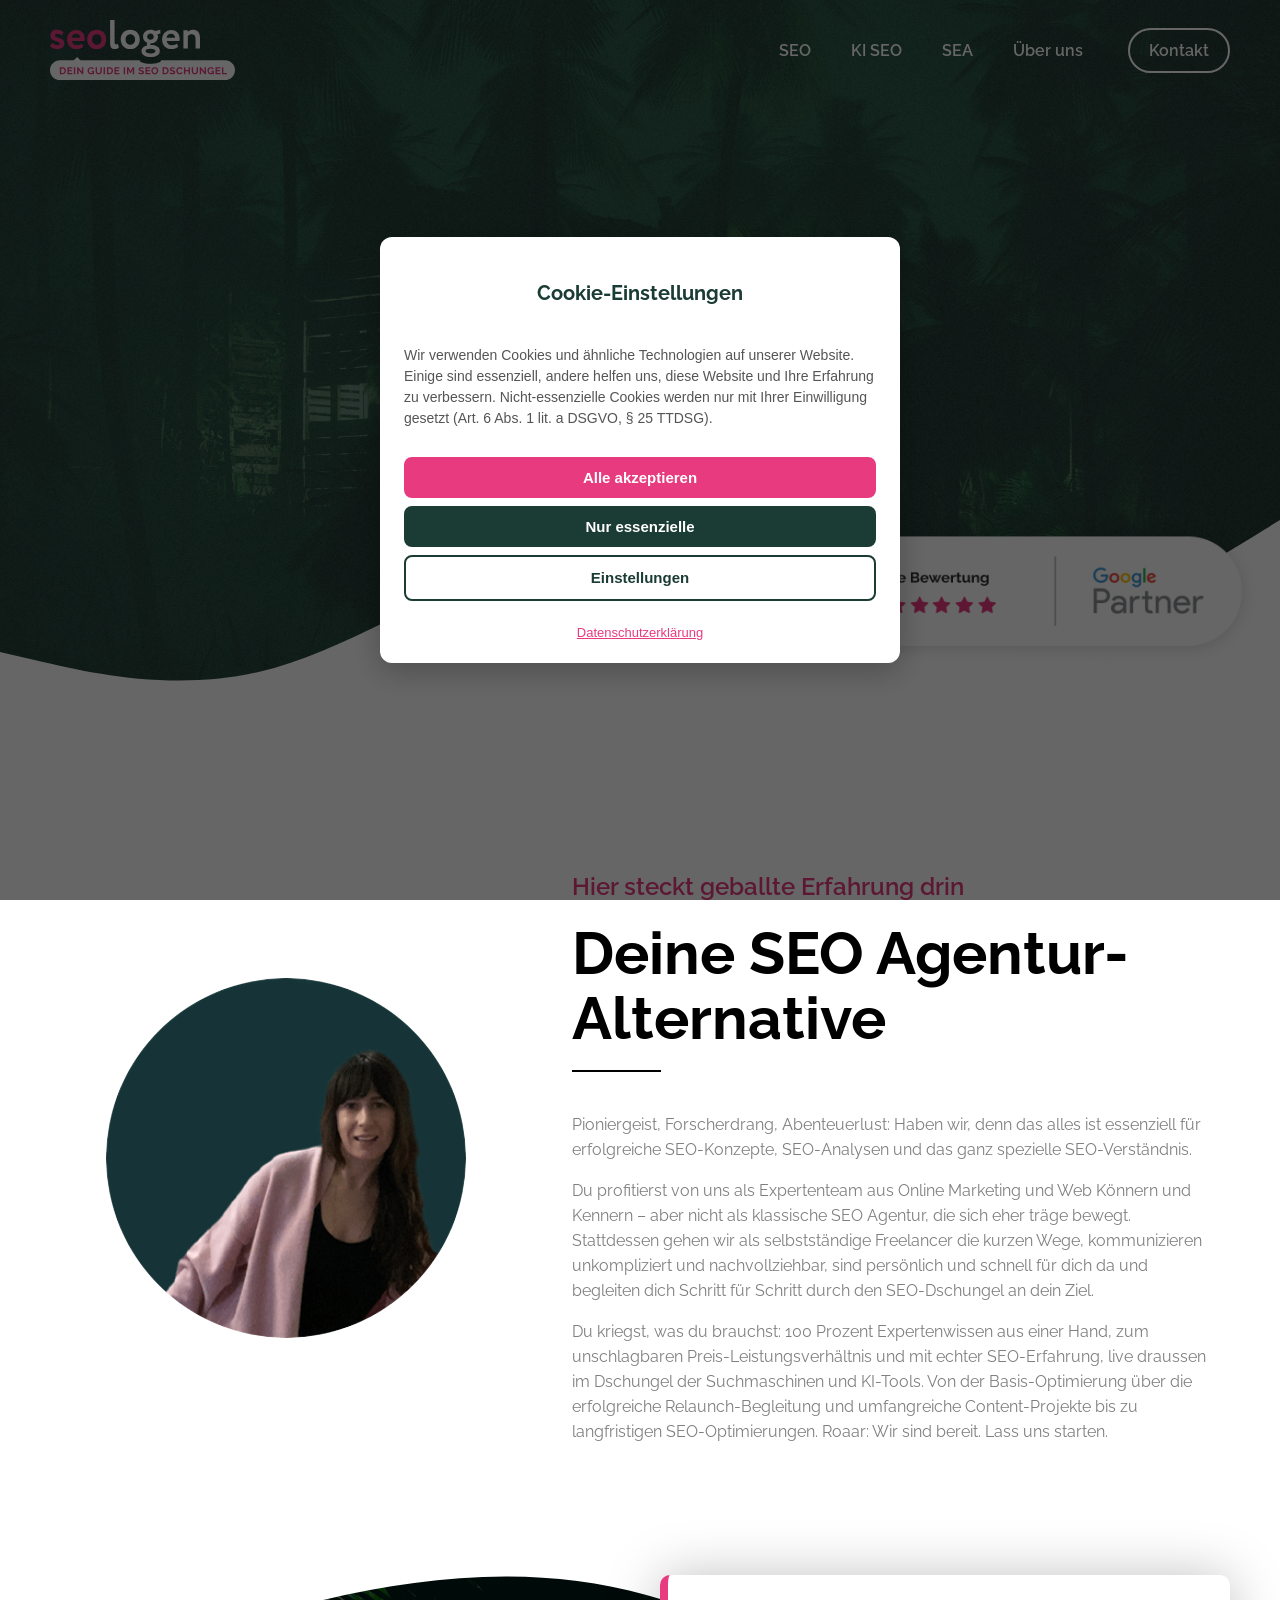
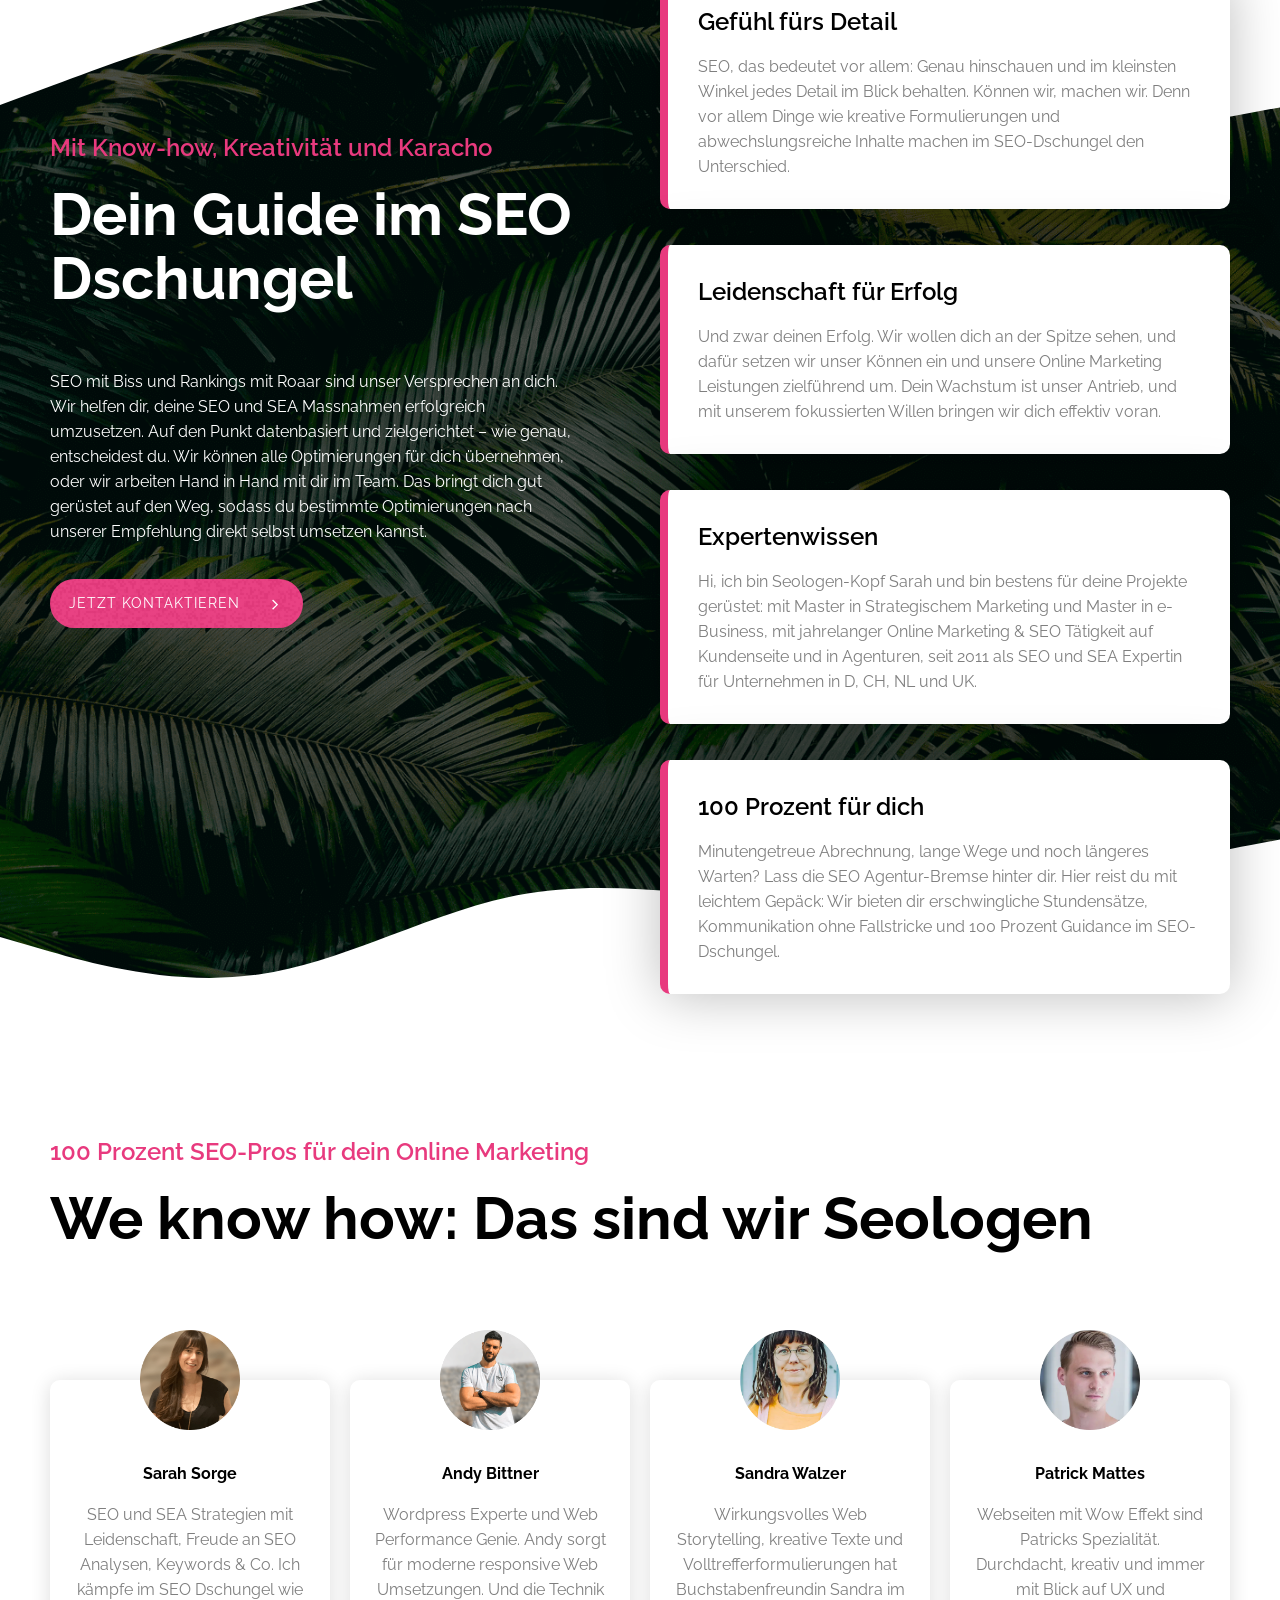
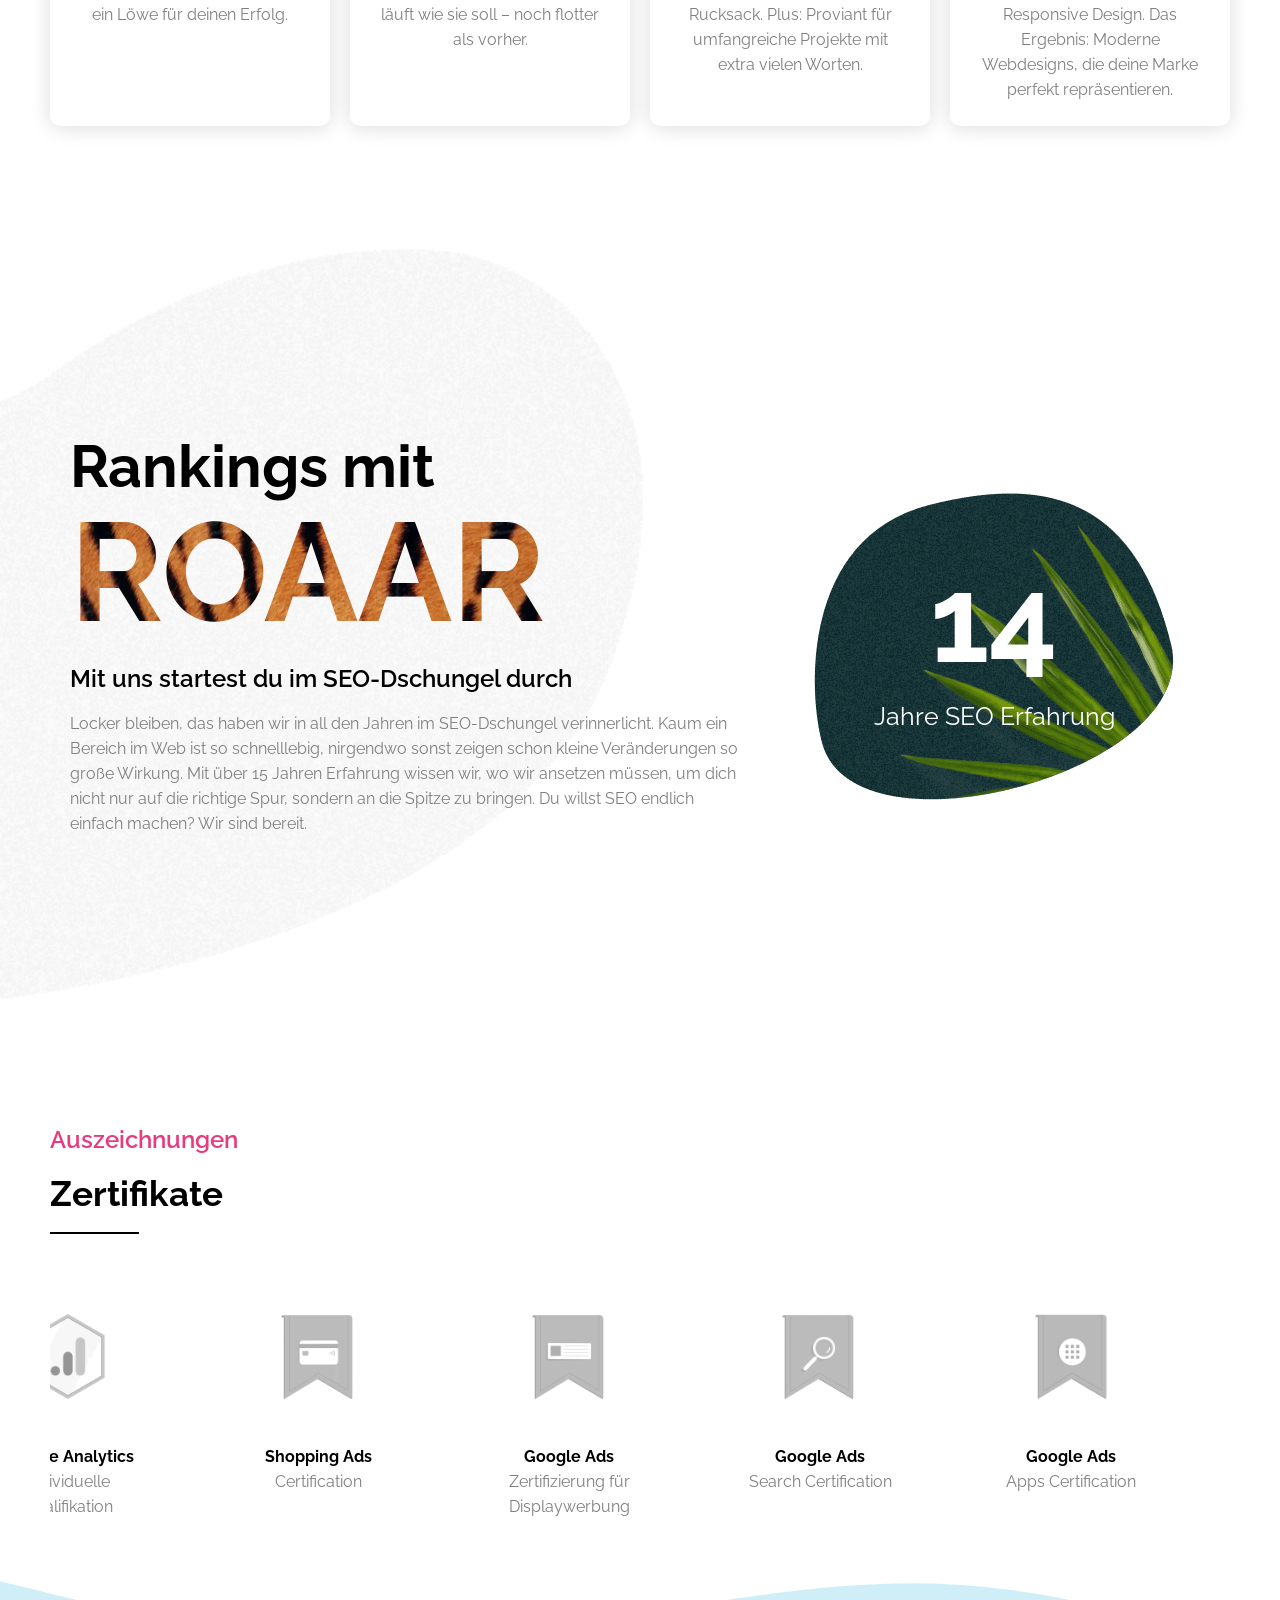
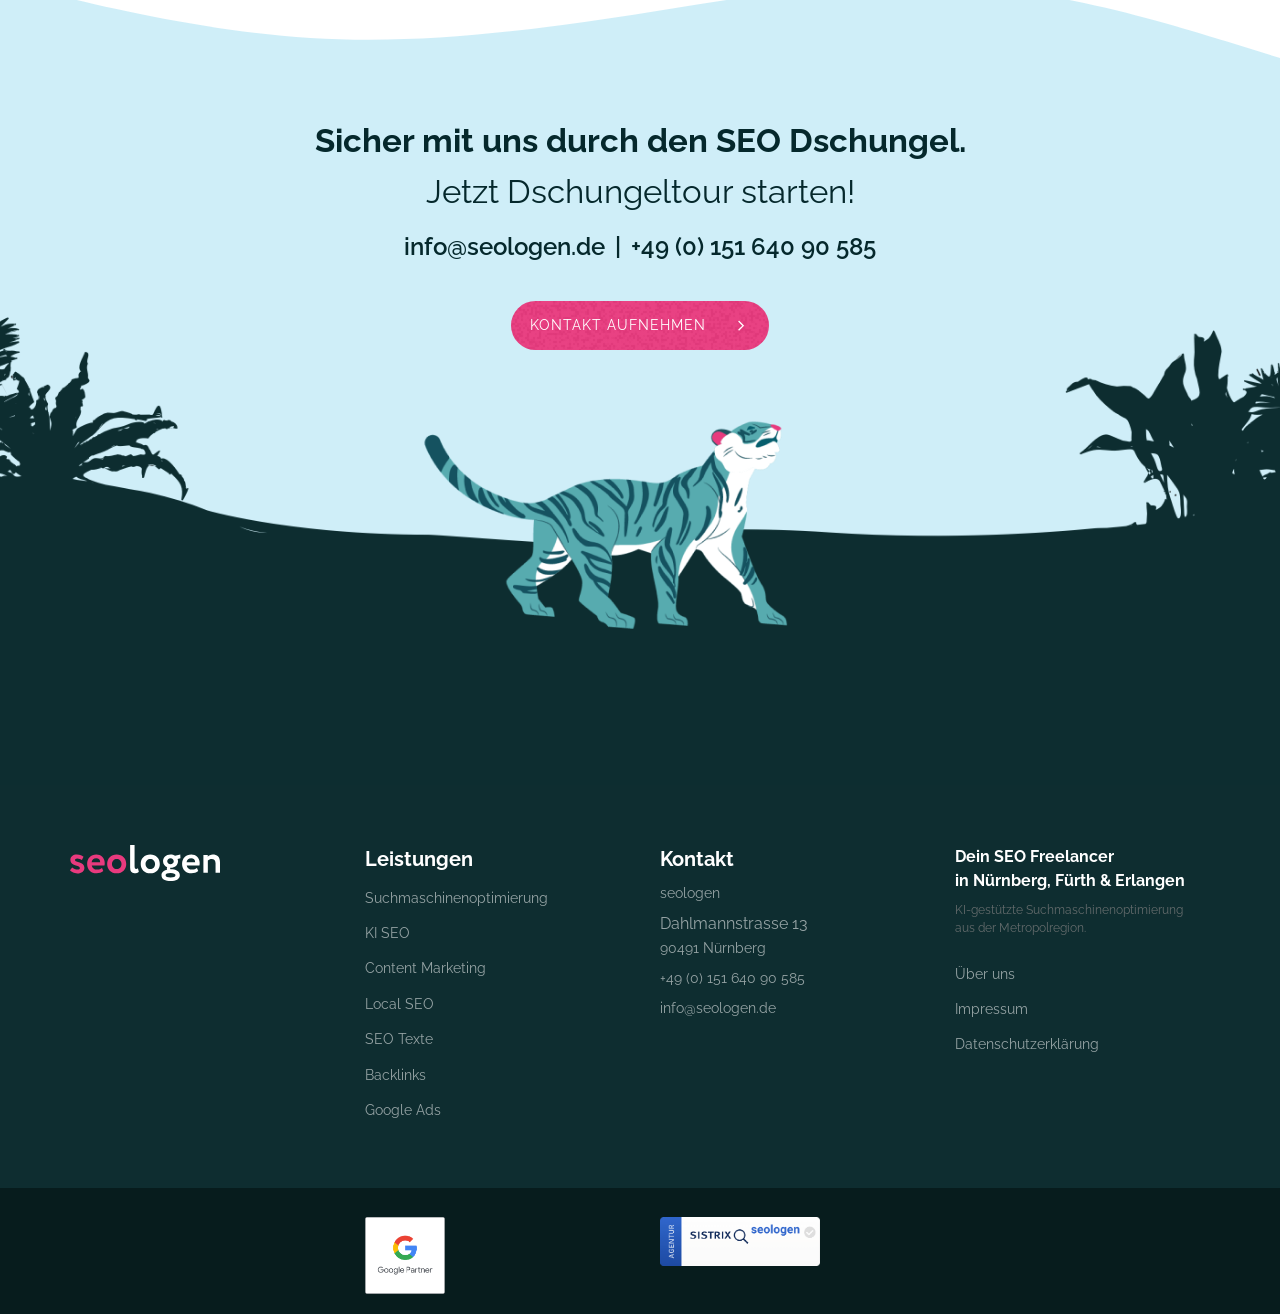
<file: ueber-uns/index.html>
<!DOCTYPE html>
<html lang="de-DE" >
<head>
<script>if(location.pathname.endsWith("/index.html")){window.location.replace(location.pathname.slice(0,-10));}</script>
<meta charset="UTF-8">
<meta name="viewport" content="width=device-width, initial-scale=1.0">
<!-- WP_HEAD() START -->
<style id="local-fonts-css" type="text/css">
@font-face{font-family:'Raleway';font-style:normal;font-weight:400;font-display:swap;src:url('../wp-content/uploads/fonts/raleway-400.woff2') format('woff2')}
@font-face{font-family:'Raleway';font-style:normal;font-weight:600;font-display:swap;src:url('../wp-content/uploads/fonts/raleway-600.woff2') format('woff2')}
@font-face{font-family:'Raleway';font-style:normal;font-weight:700;font-display:swap;src:url('../wp-content/uploads/fonts/raleway-700.woff2') format('woff2')}
</style>


<meta name='robots' content='index, follow, max-image-preview:large, max-snippet:-1, max-video-preview:-1' />

	<title>Über uns – Das seologen Team | seologen</title><link rel="preload" data-rocket-preload as="image" href="../wp-content/uploads/2021/11/ueber-uns-header.webp" fetchpriority="high">
	<meta name="description" content="Dein SEO Experten Team aus Nürnberg ✓ Über 15 Jahre Erfahrung in SEO &amp; SEA ✓ Google Partner ✓ Persönliche Betreuung. Jetzt kennenlernen ►" />
	<link rel="llms" href="/llms.txt" />
	<link rel="canonical" href="https://seologen.de/ueber-uns/" />
	<meta property="og:locale" content="de_DE" />
	<meta property="og:type" content="website" />
	<meta property="og:image" content="https://seologen.de/wp-content/uploads/2021/11/seologen-seo-leistungen.webp" />
<meta property="og:image:width" content="1200" />
<meta property="og:image:height" content="630" />
<meta property="og:title" content="Über uns – Das seologen Team | seologen" />
	<meta property="og:description" content="Dein SEO Experten Team aus Nürnberg ✓ Über 15 Jahre Erfahrung in SEO &amp; SEA ✓ Google Partner ✓ Persönliche Betreuung. Jetzt kennenlernen ►" />
	<meta property="og:url" content="../ueber-uns/" />
	<meta property="og:site_name" content="Seologen" />
	<meta property="article:modified_time" content="2021-12-17T15:34:11+00:00" />
	<script type="application/ld+json" class="yoast-schema-graph">{"@context":"https://schema.org","@graph":[{"@type":"WebPage","@id":"https://seologen.de/ueber-uns/","url":"https://seologen.de/ueber-uns/","name":"Dein Guide im SEO Dschungel","isPartOf":{"@id":"https://seologen.de/#website"},"datePublished":"2021-08-06T15:07:01+00:00","dateModified":"2021-12-17T15:34:11+00:00","description":"Dein SEO Experten Team für SEO mit Biss und Rankings mit Roaar ✓ Google Partner ✓ Jetzt starten ►","breadcrumb":{"@id":"https://seologen.de/ueber-uns/#breadcrumb"},"inLanguage":"de-DE","potentialAction":[{"@type":"ReadAction","target":["https://seologen.de/ueber-uns/"]}]},{"@type":"BreadcrumbList","@id":"https://seologen.de/ueber-uns/#breadcrumb","itemListElement":[{"@type":"ListItem","position":1,"name":"Startseite","item":"https://seologen.de/"},{"@type":"ListItem","position":2,"name":"Über uns"}]},{"@type":"WebSite","@id":"https://seologen.de/#website","url":"https://seologen.de/","name":"Seologen","description":"Dein Guide durch den SEO Dschungel","potentialAction":[{"@type":"SearchAction","target":{"@type":"EntryPoint","urlTemplate":"https://seologen.de/?s={search_term_string}"},"query-input":{"@type":"PropertyValueSpecification","valueRequired":true,"valueName":"search_term_string"}}],"inLanguage":"de-DE","publisher":{"@type":"Organization","name":"seologen","logo":{"@type":"ImageObject","url":"https://seologen.de/wp-content/uploads/2021/11/seologen-logo.svg"}}}]}</script>




<style id='wp-img-auto-sizes-contain-inline-css' type='text/css'>
html,body{overflow-x:hidden}img:is([sizes=auto i],[sizes^="auto," i]){contain-intrinsic-size:3000px 1500px}
/*# sourceURL=wp-img-auto-sizes-contain-inline-css */
</style>
<style id='wp-block-library-inline-css' type='text/css'>
:root{--wp-block-synced-color:#7a00df;--wp-block-synced-color--rgb:122,0,223;--wp-bound-block-color:var(--wp-block-synced-color);--wp-editor-canvas-background:#ddd;--wp-admin-theme-color:#007cba;--wp-admin-theme-color--rgb:0,124,186;--wp-admin-theme-color-darker-10:#006ba1;--wp-admin-theme-color-darker-10--rgb:0,107,160.5;--wp-admin-theme-color-darker-20:#005a87;--wp-admin-theme-color-darker-20--rgb:0,90,135;--wp-admin-border-width-focus:2px}@media (min-resolution:192dpi){:root{--wp-admin-border-width-focus:1.5px}}.wp-element-button{cursor:pointer}:root .has-very-light-gray-background-color{background-color:#eee}:root .has-very-dark-gray-background-color{background-color:#313131}:root .has-very-light-gray-color{color:#eee}:root .has-very-dark-gray-color{color:#313131}:root .has-vivid-green-cyan-to-vivid-cyan-blue-gradient-background{background:linear-gradient(135deg,#00d084,#0693e3)}:root .has-purple-crush-gradient-background{background:linear-gradient(135deg,#34e2e4,#4721fb 50%,#ab1dfe)}:root .has-hazy-dawn-gradient-background{background:linear-gradient(135deg,#faaca8,#dad0ec)}:root .has-subdued-olive-gradient-background{background:linear-gradient(135deg,#fafae1,#67a671)}:root .has-atomic-cream-gradient-background{background:linear-gradient(135deg,#fdd79a,#004a59)}:root .has-nightshade-gradient-background{background:linear-gradient(135deg,#330968,#31cdcf)}:root .has-midnight-gradient-background{background:linear-gradient(135deg,#020381,#2874fc)}:root{--wp--preset--font-size--normal:16px;--wp--preset--font-size--huge:42px}.has-regular-font-size{font-size:1em}.has-larger-font-size{font-size:2.625em}.has-normal-font-size{font-size:var(--wp--preset--font-size--normal)}.has-huge-font-size{font-size:var(--wp--preset--font-size--huge)}.has-text-align-center{text-align:center}.has-text-align-left{text-align:left}.has-text-align-right{text-align:right}.has-fit-text{white-space:nowrap!important}#end-resizable-editor-section{display:none}.aligncenter{clear:both}.items-justified-left{justify-content:flex-start}.items-justified-center{justify-content:center}.items-justified-right{justify-content:flex-end}.items-justified-space-between{justify-content:space-between}.screen-reader-text{border:0;clip-path:inset(50%);height:1px;margin:-1px;overflow:hidden;padding:0;position:absolute;width:1px;word-wrap:normal!important}.screen-reader-text:focus{background-color:#ddd;clip-path:none;color:#444;display:block;font-size:1em;height:auto;left:5px;line-height:normal;padding:15px 23px 14px;text-decoration:none;top:5px;width:auto;z-index:100000}html :where(.has-border-color){border-style:solid}html :where([style*=border-top-color]){border-top-style:solid}html :where([style*=border-right-color]){border-right-style:solid}html :where([style*=border-bottom-color]){border-bottom-style:solid}html :where([style*=border-left-color]){border-left-style:solid}html :where([style*=border-width]){border-style:solid}html :where([style*=border-top-width]){border-top-style:solid}html :where([style*=border-right-width]){border-right-style:solid}html :where([style*=border-bottom-width]){border-bottom-style:solid}html :where([style*=border-left-width]){border-left-style:solid}html :where(img[class*=wp-image-]){height:auto;max-width:100%}:where(figure){margin:0 0 1em}html :where(.is-position-sticky){--wp-admin--admin-bar--position-offset:var(--wp-admin--admin-bar--height,0px)}@media screen and (max-width:600px){html :where(.is-position-sticky){--wp-admin--admin-bar--position-offset:0px}}

/*# sourceURL=wp-block-library-inline-css */
</style><style id='global-styles-inline-css' type='text/css'>
:root{--wp--preset--aspect-ratio--square: 1;--wp--preset--aspect-ratio--4-3: 4/3;--wp--preset--aspect-ratio--3-4: 3/4;--wp--preset--aspect-ratio--3-2: 3/2;--wp--preset--aspect-ratio--2-3: 2/3;--wp--preset--aspect-ratio--16-9: 16/9;--wp--preset--aspect-ratio--9-16: 9/16;--wp--preset--color--black: #000000;--wp--preset--color--cyan-bluish-gray: #abb8c3;--wp--preset--color--white: #ffffff;--wp--preset--color--pale-pink: #f78da7;--wp--preset--color--vivid-red: #cf2e2e;--wp--preset--color--luminous-vivid-orange: #ff6900;--wp--preset--color--luminous-vivid-amber: #fcb900;--wp--preset--color--light-green-cyan: #7bdcb5;--wp--preset--color--vivid-green-cyan: #00d084;--wp--preset--color--pale-cyan-blue: #8ed1fc;--wp--preset--color--vivid-cyan-blue: #0693e3;--wp--preset--color--vivid-purple: #9b51e0;--wp--preset--gradient--vivid-cyan-blue-to-vivid-purple: linear-gradient(135deg,rgb(6,147,227) 0%,rgb(155,81,224) 100%);--wp--preset--gradient--light-green-cyan-to-vivid-green-cyan: linear-gradient(135deg,rgb(122,220,180) 0%,rgb(0,208,130) 100%);--wp--preset--gradient--luminous-vivid-amber-to-luminous-vivid-orange: linear-gradient(135deg,rgb(252,185,0) 0%,rgb(255,105,0) 100%);--wp--preset--gradient--luminous-vivid-orange-to-vivid-red: linear-gradient(135deg,rgb(255,105,0) 0%,rgb(207,46,46) 100%);--wp--preset--gradient--very-light-gray-to-cyan-bluish-gray: linear-gradient(135deg,rgb(238,238,238) 0%,rgb(169,184,195) 100%);--wp--preset--gradient--cool-to-warm-spectrum: linear-gradient(135deg,rgb(74,234,220) 0%,rgb(151,120,209) 20%,rgb(207,42,186) 40%,rgb(238,44,130) 60%,rgb(251,105,98) 80%,rgb(254,248,76) 100%);--wp--preset--gradient--blush-light-purple: linear-gradient(135deg,rgb(255,206,236) 0%,rgb(152,150,240) 100%);--wp--preset--gradient--blush-bordeaux: linear-gradient(135deg,rgb(254,205,165) 0%,rgb(254,45,45) 50%,rgb(107,0,62) 100%);--wp--preset--gradient--luminous-dusk: linear-gradient(135deg,rgb(255,203,112) 0%,rgb(199,81,192) 50%,rgb(65,88,208) 100%);--wp--preset--gradient--pale-ocean: linear-gradient(135deg,rgb(255,245,203) 0%,rgb(182,227,212) 50%,rgb(51,167,181) 100%);--wp--preset--gradient--electric-grass: linear-gradient(135deg,rgb(202,248,128) 0%,rgb(113,206,126) 100%);--wp--preset--gradient--midnight: linear-gradient(135deg,rgb(2,3,129) 0%,rgb(40,116,252) 100%);--wp--preset--font-size--small: 13px;--wp--preset--font-size--medium: 20px;--wp--preset--font-size--large: 36px;--wp--preset--font-size--x-large: 42px;--wp--preset--spacing--20: 0.44rem;--wp--preset--spacing--30: 0.67rem;--wp--preset--spacing--40: 1rem;--wp--preset--spacing--50: 1.5rem;--wp--preset--spacing--60: 2.25rem;--wp--preset--spacing--70: 3.38rem;--wp--preset--spacing--80: 5.06rem;--wp--preset--shadow--natural: 6px 6px 9px rgba(0, 0, 0, 0.2);--wp--preset--shadow--deep: 12px 12px 50px rgba(0, 0, 0, 0.4);--wp--preset--shadow--sharp: 6px 6px 0px rgba(0, 0, 0, 0.2);--wp--preset--shadow--outlined: 6px 6px 0px -3px rgb(255, 255, 255), 6px 6px rgb(0, 0, 0);--wp--preset--shadow--crisp: 6px 6px 0px rgb(0, 0, 0);}:where(.is-layout-flex){gap: 0.5em;}:where(.is-layout-grid){gap: 0.5em;}body .is-layout-flex{display: flex;}.is-layout-flex{flex-wrap: wrap;align-items: center;}.is-layout-flex > :is(*, div){margin: 0;}body .is-layout-grid{display: grid;}.is-layout-grid > :is(*, div){margin: 0;}:where(.wp-block-columns.is-layout-flex){gap: 2em;}:where(.wp-block-columns.is-layout-grid){gap: 2em;}:where(.wp-block-post-template.is-layout-flex){gap: 1.25em;}:where(.wp-block-post-template.is-layout-grid){gap: 1.25em;}.has-black-color{color: var(--wp--preset--color--black) !important;}.has-cyan-bluish-gray-color{color: var(--wp--preset--color--cyan-bluish-gray) !important;}.has-white-color{color: var(--wp--preset--color--white) !important;}.has-pale-pink-color{color: var(--wp--preset--color--pale-pink) !important;}.has-vivid-red-color{color: var(--wp--preset--color--vivid-red) !important;}.has-luminous-vivid-orange-color{color: var(--wp--preset--color--luminous-vivid-orange) !important;}.has-luminous-vivid-amber-color{color: var(--wp--preset--color--luminous-vivid-amber) !important;}.has-light-green-cyan-color{color: var(--wp--preset--color--light-green-cyan) !important;}.has-vivid-green-cyan-color{color: var(--wp--preset--color--vivid-green-cyan) !important;}.has-pale-cyan-blue-color{color: var(--wp--preset--color--pale-cyan-blue) !important;}.has-vivid-cyan-blue-color{color: var(--wp--preset--color--vivid-cyan-blue) !important;}.has-vivid-purple-color{color: var(--wp--preset--color--vivid-purple) !important;}.has-black-background-color{background-color: var(--wp--preset--color--black) !important;}.has-cyan-bluish-gray-background-color{background-color: var(--wp--preset--color--cyan-bluish-gray) !important;}.has-white-background-color{background-color: var(--wp--preset--color--white) !important;}.has-pale-pink-background-color{background-color: var(--wp--preset--color--pale-pink) !important;}.has-vivid-red-background-color{background-color: var(--wp--preset--color--vivid-red) !important;}.has-luminous-vivid-orange-background-color{background-color: var(--wp--preset--color--luminous-vivid-orange) !important;}.has-luminous-vivid-amber-background-color{background-color: var(--wp--preset--color--luminous-vivid-amber) !important;}.has-light-green-cyan-background-color{background-color: var(--wp--preset--color--light-green-cyan) !important;}.has-vivid-green-cyan-background-color{background-color: var(--wp--preset--color--vivid-green-cyan) !important;}.has-pale-cyan-blue-background-color{background-color: var(--wp--preset--color--pale-cyan-blue) !important;}.has-vivid-cyan-blue-background-color{background-color: var(--wp--preset--color--vivid-cyan-blue) !important;}.has-vivid-purple-background-color{background-color: var(--wp--preset--color--vivid-purple) !important;}.has-black-border-color{border-color: var(--wp--preset--color--black) !important;}.has-cyan-bluish-gray-border-color{border-color: var(--wp--preset--color--cyan-bluish-gray) !important;}.has-white-border-color{border-color: var(--wp--preset--color--white) !important;}.has-pale-pink-border-color{border-color: var(--wp--preset--color--pale-pink) !important;}.has-vivid-red-border-color{border-color: var(--wp--preset--color--vivid-red) !important;}.has-luminous-vivid-orange-border-color{border-color: var(--wp--preset--color--luminous-vivid-orange) !important;}.has-luminous-vivid-amber-border-color{border-color: var(--wp--preset--color--luminous-vivid-amber) !important;}.has-light-green-cyan-border-color{border-color: var(--wp--preset--color--light-green-cyan) !important;}.has-vivid-green-cyan-border-color{border-color: var(--wp--preset--color--vivid-green-cyan) !important;}.has-pale-cyan-blue-border-color{border-color: var(--wp--preset--color--pale-cyan-blue) !important;}.has-vivid-cyan-blue-border-color{border-color: var(--wp--preset--color--vivid-cyan-blue) !important;}.has-vivid-purple-border-color{border-color: var(--wp--preset--color--vivid-purple) !important;}.has-vivid-cyan-blue-to-vivid-purple-gradient-background{background: var(--wp--preset--gradient--vivid-cyan-blue-to-vivid-purple) !important;}.has-light-green-cyan-to-vivid-green-cyan-gradient-background{background: var(--wp--preset--gradient--light-green-cyan-to-vivid-green-cyan) !important;}.has-luminous-vivid-amber-to-luminous-vivid-orange-gradient-background{background: var(--wp--preset--gradient--luminous-vivid-amber-to-luminous-vivid-orange) !important;}.has-luminous-vivid-orange-to-vivid-red-gradient-background{background: var(--wp--preset--gradient--luminous-vivid-orange-to-vivid-red) !important;}.has-very-light-gray-to-cyan-bluish-gray-gradient-background{background: var(--wp--preset--gradient--very-light-gray-to-cyan-bluish-gray) !important;}.has-cool-to-warm-spectrum-gradient-background{background: var(--wp--preset--gradient--cool-to-warm-spectrum) !important;}.has-blush-light-purple-gradient-background{background: var(--wp--preset--gradient--blush-light-purple) !important;}.has-blush-bordeaux-gradient-background{background: var(--wp--preset--gradient--blush-bordeaux) !important;}.has-luminous-dusk-gradient-background{background: var(--wp--preset--gradient--luminous-dusk) !important;}.has-pale-ocean-gradient-background{background: var(--wp--preset--gradient--pale-ocean) !important;}.has-electric-grass-gradient-background{background: var(--wp--preset--gradient--electric-grass) !important;}.has-midnight-gradient-background{background: var(--wp--preset--gradient--midnight) !important;}.has-small-font-size{font-size: var(--wp--preset--font-size--small) !important;}.has-medium-font-size{font-size: var(--wp--preset--font-size--medium) !important;}.has-large-font-size{font-size: var(--wp--preset--font-size--large) !important;}.has-x-large-font-size{font-size: var(--wp--preset--font-size--x-large) !important;}
/*# sourceURL=global-styles-inline-css */
</style>

<style id='classic-theme-styles-inline-css' type='text/css'>
/*! This file is auto-generated */
.wp-block-button__link{color:#fff;background-color:#32373c;border-radius:9999px;box-shadow:none;text-decoration:none;padding:calc(.667em + 2px) calc(1.333em + 2px);font-size:1.125em}.wp-block-file__button{background:#32373c;color:#fff;text-decoration:none}
/*# sourceURL=/wp-includes/css/classic-themes.min.css */
</style>
<link data-minify="1" rel='stylesheet' id='oxygen-css' href='../wp-content/cache/min/1/wp-content/plugins/oxygen/component-framework/oxygen.css?ver=1736198742' type='text/css' media='all' />
<style id='rocket-lazyload-inline-css' type='text/css'>
.rll-youtube-player{position:relative;padding-bottom:56.23%;height:0;overflow:hidden;max-width:100%;}.rll-youtube-player:focus-within{outline: 2px solid currentColor;outline-offset: 5px;}.rll-youtube-player iframe{position:absolute;top:0;left:0;width:100%;height:100%;z-index:100;background:0 0}.rll-youtube-player img{bottom:0;display:block;left:0;margin:auto;max-width:100%;width:100%;position:absolute;right:0;top:0;border:none;height:auto;-webkit-transition:.4s all;-moz-transition:.4s all;transition:.4s all}.rll-youtube-player img:hover{-webkit-filter:brightness(75%)}.rll-youtube-player .play{height:100%;width:100%;left:0;top:0;position:absolute;background:var(--wpr-bg-1adfce2e-ad20-474f-9a28-4c4e4e40a3b5) no-repeat center;background-color: transparent !important;cursor:pointer;border:none;}
/*# sourceURL=rocket-lazyload-inline-css */
</style>
<script type="text/javascript" src="../wp-includes/js/jquery/jquery.min.js?ver=3.7.1" id="jquery-core-js"></script>

<link rel='shortlink' href='../?p=70' />
<!-- start Simple Custom CSS and JS -->
<script type="text/javascript">
document.addEventListener("DOMContentLoaded", function() {
  var lazyBackgrounds = [].slice.call(document.querySelectorAll(".lazy-bg"));

  if ("IntersectionObserver" in window && "IntersectionObserverEntry" in window && "intersectionRatio" in window.IntersectionObserverEntry.prototype) {
    let lazyBackgroundObserver = new IntersectionObserver(function(entries, observer) {
      entries.forEach(function(entry) {
        if (entry.isIntersecting) {
          entry.target.classList.add("bg-visible");
          lazyBackgroundObserver.unobserve(entry.target);
        }
      });
    });

    lazyBackgrounds.forEach(function(lazyBackground) {
      lazyBackgroundObserver.observe(lazyBackground);
    });
  }
});</script>
<!-- end Simple Custom CSS and JS -->
<!-- start Simple Custom CSS and JS -->
<script type="text/javascript">
jQuery(window).on('load',function(){
          
       jQuery('#section-237-40').mousemove(function(e) {


            var wx = jQuery(window).width();
            var wy = jQuery(window).height();

            var x = e.pageX - this.offsetLeft;
            var y = e.pageY - this.offsetTop;

            var newx = x - wx / 2;
            var newy = y - wy / 2;

            //jQuery('span').text(newx + ", " + newy);

            jQuery('.deep-hero-effect-div').each(function(i) {
                if(jQuery(this).index()==0){
                jQuery(this).attr('data-speed','0.02');
				} else  if(jQuery(this).index()==1){
 				jQuery(this).attr('data-speed','0.01');
                } else  if(jQuery(this).index()==2){
 				jQuery(this).attr('data-speed','0.02');

				} 
                var speed = jQuery(this).attr('data-speed');
                if (jQuery(this).attr('data-revert')) speed *= -1;
                TweenMax.to(jQuery(this), 1, {
                    x: (1 - newx * speed),
                    y: (1 - newy * speed)
                });

            });

        });

});</script>
<!-- end Simple Custom CSS and JS -->




 <script data-minify="1" src="../wp-content/cache/min/1/ajax/libs/gsap/1.18.4/TweenMax.min.js?ver=1736198743"></script><!-- end Simple Custom CSS and JS -->
<style type="text/css">
.custom-cursor { cursor: pointer; }
.oxy-header-wrapper .oxygen-only-show-in-overlay.oxy-header-row { position: relative !important; z-index: 100 !important; pointer-events: none !important; }
.oxy-header-wrapper .oxygen-only-show-in-overlay.oxy-header-row a,
.oxy-header-wrapper .oxygen-only-show-in-overlay.oxy-header-row button,
.oxy-header-wrapper .oxygen-only-show-in-overlay.oxy-header-row svg,
.oxy-header-wrapper .oxygen-only-show-in-overlay.oxy-header-row img,
.oxy-header-wrapper .oxygen-only-show-in-overlay.oxy-header-row .oxy-header-right { pointer-events: auto !important; }
.oxy-header-wrapper .oxygen-hide-in-sticky { display: block; }
.oxy-header-wrapper .oxygen-show-in-sticky-only { display: none; }
.oxy-header-wrapper.oxy-sticky-header-active .oxygen-hide-in-sticky, .oxy-header-wrapper.oxy-sticky-header-active .oxygen-only-show-in-overlay { display: none !important; }
.oxy-header-wrapper.oxy-sticky-header-active .oxygen-show-in-sticky-only, .oxy-header-wrapper.oxy-sticky-header-active .oxygen-hide-in-overlay { display: block !important; }
.oxy-pro-menu-dropdown-icon, .oxy-pro-menu-dropdown-icon-click-area { display: none !important; }
.oxy-nav-menu-dropdown-arrow .menu-item > a::after { display: none !important; }
</style>
<!-- end Simple Custom CSS and JS -->
<link rel="icon" href="../wp-content/uploads/2021/08/cropped-favicon3-32x32.png" sizes="32x32" />
<link rel="icon" href="../wp-content/uploads/2021/08/cropped-favicon3-192x192.png" sizes="192x192" />
<link rel="apple-touch-icon" href="../wp-content/uploads/2021/08/cropped-favicon3-180x180.png" />
<meta name="msapplication-TileImage" content="../wp-content/uploads/2021/08/cropped-favicon3-270x270.png" />
<link data-minify="1" rel='stylesheet' id='oxygen-cache-32-css' href='../wp-content/cache/background-css/seologen.de/wp-content/cache/min/1/wp-content/uploads/oxygen/css/32.css?ver=1736198852&wpr_t=1769898774' type='text/css' media='all' />
<link data-minify="1" rel='stylesheet' id='oxygen-cache-70-css' href='../wp-content/cache/background-css/seologen.de/wp-content/cache/min/1/wp-content/uploads/oxygen/css/70.css?ver=1736198932&wpr_t=1769898774' type='text/css' media='all' />
<link data-minify="1" rel='stylesheet' id='oxygen-universal-styles-css' href='../wp-content/cache/background-css/seologen.de/wp-content/cache/min/1/wp-content/uploads/oxygen/css/universal.css?ver=1736198742&wpr_t=1769898774' type='text/css' media='all' />
<noscript><style id="rocket-lazyload-nojs-css">.rll-youtube-player, [data-lazy-src]{display:none !important;}</style></noscript><!-- END OF WP_HEAD() -->
<link data-minify="1" rel='stylesheet' id='oxygen-aos-css' href='../wp-content/cache/min/1/wp-content/plugins/oxygen/component-framework/vendor/aos/aos.css?ver=1736198742' type='text/css' media='all' />
<style id="rocket-lazyrender-inline-css">[data-wpr-lazyrender] {content-visibility: auto;}</style><style id="wpr-lazyload-bg-container"></style><style id="wpr-lazyload-bg-exclusion">#section-2-70{--wpr-bg-9c40a9b0-79d3-491e-8c44-ae8bc825b26a: url('../wp-content/uploads/2021/11/ueber-uns-header.webp');}#div_block-289-70{--wpr-bg-50ae3466-5d07-4c6d-9802-78b926e961fe: url('../wp-content/uploads/2021/12/sarah-2-modified-1.png');}</style>
<noscript>
<style id="wpr-lazyload-bg-nostyle">#section-111-32{--wpr-bg-2a539be6-5d9a-4c15-9592-298cfd7655cb: url('../wp-content/uploads/2021/11/footer-laptop2.webp');}#section-111-32{--wpr-bg-246afec2-3248-46ee-8b75-960b7ef8c11c: url('../wp-content/uploads/2021/11/footer-laptop2.webp');}#section-111-32{--wpr-bg-70f37ff3-16b9-4d7c-994c-ef7f1af33d49: url('../wp-content/uploads/2021/11/footer-tiger-tablet-new2.webp');}#section-111-32{--wpr-bg-14127b4b-1ebc-46f8-847b-c76c30c8c69d: url('../wp-content/uploads/2021/11/footer-tiger-mobile-new2.webp');}#section-24-70{--wpr-bg-cfce641d-7b4c-4e8e-aa93-bb92fc3cddb8: url('../wp-content/uploads/2021/11/yoal-desurmont-jqgs-m-3-b-9-fpo-unsplash-1-1-1.webp');}#section-24-70{--wpr-bg-87a19e45-8bac-468c-80d3-248b42114258: url('../wp-content/uploads/2021/11/background-animals-mobile.webp');}#section-14-70{--wpr-bg-360bb865-c5df-4944-822c-eea5283a8520: url('../wp-content/uploads/2021/11/about-shape-mobile-2.webp');}#section-14-70{--wpr-bg-067c99b3-ae15-45c9-a26b-0e2d7812fbd7: url('../wp-content/uploads/2021/11/about-shape-mobile-2.webp');}#div_block-417-70{--wpr-bg-e0e605bb-dd96-4f42-8f5b-2f070b54a9c2: url('../wp-content/uploads/2021/11/schweizer-flagge-skigebiet-seologen.webp');}#div_block-419-70{--wpr-bg-78fd116f-9850-4057-bccc-4a60770e6e88: url('../wp-content/uploads/2021/11/nuernberg-1.webp');}#headline-433-70{--wpr-bg-0e1f8d4e-00d2-45e0-960d-438224ffaa60: url('../wp-content/uploads/2021/11/background-roaar.webp');}#image-317-70{--wpr-bg-29713d82-758d-4a76-93a7-6437940573ad: url('../wp-content/uploads/2021/11/andy-webp.webp');}.oxy-pro-menu .oxy-pro-menu-off-canvas-container,.oxy-pro-menu .oxy-pro-menu-open-container{--wpr-bg-344dd0a9-8f70-4a5e-acc8-07c516785ba0: url('../wp-content/cache/min/1/wp-content/uploads/oxygen/css/');}.oxel_icon_button__container:hover{--wpr-bg-b4393afa-5aeb-4e5d-a07b-83afd7b127c7: url('../wp-content/uploads/2021/10/button-background.webp');}.oxel_icon_button__container{--wpr-bg-02bb9712-952b-4311-8680-2e12903a620c: url('../wp-content/uploads/2021/10/button-background.webp');}.hero-subpage{--wpr-bg-a651d401-6908-4c26-8edd-7e7f54d95099: url('../wp-content/uploads/2021/11/seo-header.webp');}.onecolumn-shape-section{--wpr-bg-a43b428b-ff0f-4c44-b902-5545b70d8498: url('../wp-content/uploads/2021/11/background-texture-right-big2-1.webp');}.onecolumn-shape-section{--wpr-bg-941288b1-27ef-42d1-b011-a1775002e79b: url('../wp-content/uploads/2021/11/shape-full.webp');}.onecolumn-shape-section{--wpr-bg-64140905-5082-4211-b1ef-d7f9282a6aa4: url('../wp-content/uploads/2021/11/mobile-texture-right.webp');}.background-shapeleaves{--wpr-bg-c41f8af5-a66b-4cae-9dcf-42b374c3d295: url('../wp-content/uploads/2021/11/background-blurb-big-_1_.webp');}.background-shapeleaves{--wpr-bg-4a3bbf1b-ca22-47e4-b348-d8778cb83627: url('../wp-content/uploads/2021/11/blurb-mobile-background.webp');}.background-shapeleaves{--wpr-bg-24590ede-0575-45f2-9788-267b503d882c: url('../wp-content/uploads/2021/11/blurb-mobile-background.webp');}.showcase-slider-section{--wpr-bg-e381b452-41e5-41e6-8242-1ed8afa7e4cf: url('../wp-content/uploads/2021/11/background-slider-_1_.webp');}.text-accordion-shape-section{--wpr-bg-37902154-3a1e-4fad-988c-e090a816e79f: url('../wp-content/uploads/2021/11/shape-full.webp');}.masked-copy{--wpr-bg-ebacde89-1a84-4aec-9323-f37da7f6a8bf: url('../wp-content/uploads/2021/11/background-seo-sea.webp');}.twocolumns-shape-section{--wpr-bg-450178e7-06fc-4db7-9bfb-85b8e4bf8ca6: url('../wp-content/uploads/2021/11/background-texture-right-big2-1.webp');}.twocolumns-shape-section{--wpr-bg-71d99dc4-3aa7-4b3f-9e72-34c986ae323e: url('../wp-content/uploads/2021/11/shape-full.webp');}.twocolumns-shape-section{--wpr-bg-6f7f2898-f8a8-49fb-9a5d-8f5af2ff1ad8: url('../wp-content/uploads/2021/11/mobile-texture-right.webp');}.oxel_flipbox__front{--wpr-bg-e74785da-4c23-46d8-b720-0b936efe042c: url('http://elements.oxy.host/wp-content/uploads/sites/52/2020/07/atmosphere-blue-cloud-clouds-601798.jpg');}.ausblick-section{--wpr-bg-49aad8ef-b7f3-4408-829a-74f24111fe52: url('../wp-content/uploads/2021/11/background-ausblick-_1_.webp');}.ausblick-section{--wpr-bg-77f69ae7-b560-4aa1-90ab-85b0c5460ed9: url('../wp-content/uploads/2021/11/ausblick-mobile-1.webp');}.ausblick-section{--wpr-bg-cfc803bd-affd-4d65-a922-8d2be1f4753a: url('../wp-content/uploads/2021/10/ausblick-mobile-1.png');}.ausblick-section{--wpr-bg-c6fbe11c-8412-4bbe-9633-097b4d75ad00: url('../wp-content/uploads/2021/11/ausblick-mobile-3.webp');}.ausblick-section{--wpr-bg-c9da97b8-4299-4f84-b063-db840799e280: url('../wp-content/uploads/2021/11/background-ausblick2-1.webp');}.tabs-contents-8807-tab{--wpr-bg-b1f7664b-bde3-4bc4-9125-4a9cc53eeda3: url('../wp-content/uploads/2021/11/combined-shape.webp');}.tabs-contents-8807-tab{--wpr-bg-466f1afd-aab4-46ff-83b1-bf60ac50dc1f: url('../wp-content/uploads/2021/11/combined-shape-1.webp');}.tabs-contents-8807-tab{--wpr-bg-164e8eff-c2f3-4fe0-87c2-997c375cdd3f: url('../wp-content/uploads/2021/11/combined-shape-1.webp');}.background-animals{--wpr-bg-86d42d77-d184-4900-a6bb-6a4beb5ca62e: url('../wp-content/uploads/2021/11/yoal-desurmont-jqgs-m-3-b-9-fpo-unsplash-1-1-1.webp');}.background-animals{--wpr-bg-ea2e5f53-2e08-4e0c-83d8-d45debc9b1f3: url('../wp-content/uploads/2021/11/background-animals-mobile.webp');}.ranking-background{--wpr-bg-a1a53c33-0b23-4bc4-9f7d-0d54a339f144: url('../wp-content/uploads/2021/11/ranking-background-1.webp');}.hero-blog{--wpr-bg-aaf4e033-dc4a-427b-93ef-bd9256550a9e: url('../wp-content/uploads/2021/11/seo-header.webp');}#section-308-40.bg-visible{--wpr-bg-441e1383-77ad-4685-850b-7730e5fc0d7f: url('../wp-content/uploads/2021/11/header-mobile-1.webp');}#section-294-40.bg-visible{--wpr-bg-f2d7fe6a-9aaf-4f88-ad86-aed0741961d8: url('../wp-content/uploads/2021/11/background-animals-mobile.webp');}.footer-tiger{--wpr-bg-0557a4ea-ba28-474e-956c-539cec369212: url('../wp-content/uploads/2021/11/Footer-Shapes-Tiger-groesser_1x-1.webp');}.piotnetforms-button{--wpr-bg-5d9a9dec-04bf-40a4-8e24-303f91aa533a: url('https://seologen.de/wp-content/uploads/2021/10/button-background.webp');}.piotnetforms-button:hover{--wpr-bg-9b7db1a6-01ed-42fa-a0f0-1f0683d1b09a: url('https://seologen.de/wp-content/uploads/2021/10/button-background.webp');}.rll-youtube-player .play{--wpr-bg-1adfce2e-ad20-474f-9a28-4c4e4e40a3b5: url('../wp-content/plugins/wp-rocket/assets/img/youtube.png');}</style>
</noscript>
<script type="application/javascript">const rocket_pairs = [{"selector":"#section-111-32","style":"#section-111-32{--wpr-bg-2a539be6-5d9a-4c15-9592-298cfd7655cb: url('https:\/\/../wp-content\/uploads\/2021\/11\/footer-laptop2.webp');}","hash":"2a539be6-5d9a-4c15-9592-298cfd7655cb","url":"https:\/\/../wp-content\/uploads\/2021\/11\/footer-laptop2.webp"},{"selector":"#section-111-32","style":"#section-111-32{--wpr-bg-246afec2-3248-46ee-8b75-960b7ef8c11c: url('https:\/\/../wp-content\/uploads\/2021\/11\/footer-laptop2.webp');}","hash":"246afec2-3248-46ee-8b75-960b7ef8c11c","url":"https:\/\/../wp-content\/uploads\/2021\/11\/footer-laptop2.webp"},{"selector":"#section-111-32","style":"#section-111-32{--wpr-bg-70f37ff3-16b9-4d7c-994c-ef7f1af33d49: url('https:\/\/../wp-content\/uploads\/2021\/11\/footer-tiger-tablet-new2.webp');}","hash":"70f37ff3-16b9-4d7c-994c-ef7f1af33d49","url":"https:\/\/../wp-content\/uploads\/2021\/11\/footer-tiger-tablet-new2.webp"},{"selector":"#section-111-32","style":"#section-111-32{--wpr-bg-14127b4b-1ebc-46f8-847b-c76c30c8c69d: url('https:\/\/../wp-content\/uploads\/2021\/11\/footer-tiger-mobile-new2.webp');}","hash":"14127b4b-1ebc-46f8-847b-c76c30c8c69d","url":"https:\/\/../wp-content\/uploads\/2021\/11\/footer-tiger-mobile-new2.webp"},{"selector":"#section-24-70","style":"#section-24-70{--wpr-bg-cfce641d-7b4c-4e8e-aa93-bb92fc3cddb8: url('https:\/\/../wp-content\/uploads\/2021\/11\/yoal-desurmont-jqgs-m-3-b-9-fpo-unsplash-1-1-1.webp');}","hash":"cfce641d-7b4c-4e8e-aa93-bb92fc3cddb8","url":"https:\/\/../wp-content\/uploads\/2021\/11\/yoal-desurmont-jqgs-m-3-b-9-fpo-unsplash-1-1-1.webp"},{"selector":"#section-24-70","style":"#section-24-70{--wpr-bg-87a19e45-8bac-468c-80d3-248b42114258: url('https:\/\/../wp-content\/uploads\/2021\/11\/background-animals-mobile.webp');}","hash":"87a19e45-8bac-468c-80d3-248b42114258","url":"https:\/\/../wp-content\/uploads\/2021\/11\/background-animals-mobile.webp"},{"selector":"#section-14-70","style":"#section-14-70{--wpr-bg-360bb865-c5df-4944-822c-eea5283a8520: url('https:\/\/../wp-content\/uploads\/2021\/11\/about-shape-mobile-2.webp');}","hash":"360bb865-c5df-4944-822c-eea5283a8520","url":"https:\/\/../wp-content\/uploads\/2021\/11\/about-shape-mobile-2.webp"},{"selector":"#section-14-70","style":"#section-14-70{--wpr-bg-067c99b3-ae15-45c9-a26b-0e2d7812fbd7: url('https:\/\/../wp-content\/uploads\/2021\/11\/about-shape-mobile-2.webp');}","hash":"067c99b3-ae15-45c9-a26b-0e2d7812fbd7","url":"https:\/\/../wp-content\/uploads\/2021\/11\/about-shape-mobile-2.webp"},{"selector":"#div_block-417-70","style":"#div_block-417-70{--wpr-bg-e0e605bb-dd96-4f42-8f5b-2f070b54a9c2: url('https:\/\/../wp-content\/uploads\/2021\/11\/schweizer-flagge-skigebiet-seologen.webp');}","hash":"e0e605bb-dd96-4f42-8f5b-2f070b54a9c2","url":"https:\/\/../wp-content\/uploads\/2021\/11\/schweizer-flagge-skigebiet-seologen.webp"},{"selector":"#div_block-419-70","style":"#div_block-419-70{--wpr-bg-78fd116f-9850-4057-bccc-4a60770e6e88: url('https:\/\/../wp-content\/uploads\/2021\/11\/nuernberg-1.webp');}","hash":"78fd116f-9850-4057-bccc-4a60770e6e88","url":"https:\/\/../wp-content\/uploads\/2021\/11\/nuernberg-1.webp"},{"selector":"#headline-433-70","style":"#headline-433-70{--wpr-bg-0e1f8d4e-00d2-45e0-960d-438224ffaa60: url('https:\/\/../wp-content\/uploads\/2021\/11\/background-roaar.webp');}","hash":"0e1f8d4e-00d2-45e0-960d-438224ffaa60","url":"https:\/\/../wp-content\/uploads\/2021\/11\/background-roaar.webp"},{"selector":"#image-317-70","style":"#image-317-70{--wpr-bg-29713d82-758d-4a76-93a7-6437940573ad: url('https:\/\/../wp-content\/uploads\/2021\/11\/andy-webp.webp');}","hash":"29713d82-758d-4a76-93a7-6437940573ad","url":"https:\/\/../wp-content\/uploads\/2021\/11\/andy-webp.webp"},{"selector":".oxy-pro-menu .oxy-pro-menu-off-canvas-container,.oxy-pro-menu .oxy-pro-menu-open-container","style":".oxy-pro-menu .oxy-pro-menu-off-canvas-container,.oxy-pro-menu .oxy-pro-menu-open-container{--wpr-bg-344dd0a9-8f70-4a5e-acc8-07c516785ba0: url('https:\/\/../wp-content\/cache\/min\/1\/wp-content\/uploads\/oxygen\/css\/');}","hash":"344dd0a9-8f70-4a5e-acc8-07c516785ba0","url":"https:\/\/../wp-content\/cache\/min\/1\/wp-content\/uploads\/oxygen\/css\/"},{"selector":".oxel_icon_button__container","style":".oxel_icon_button__container:hover{--wpr-bg-b4393afa-5aeb-4e5d-a07b-83afd7b127c7: url('https:\/\/../wp-content\/uploads\/2021\/10\/button-background.webp');}","hash":"b4393afa-5aeb-4e5d-a07b-83afd7b127c7","url":"https:\/\/../wp-content\/uploads\/2021\/10\/button-background.webp"},{"selector":".oxel_icon_button__container","style":".oxel_icon_button__container{--wpr-bg-02bb9712-952b-4311-8680-2e12903a620c: url('https:\/\/../wp-content\/uploads\/2021\/10\/button-background.webp');}","hash":"02bb9712-952b-4311-8680-2e12903a620c","url":"https:\/\/../wp-content\/uploads\/2021\/10\/button-background.webp"},{"selector":".hero-subpage","style":".hero-subpage{--wpr-bg-a651d401-6908-4c26-8edd-7e7f54d95099: url('https:\/\/../wp-content\/uploads\/2021\/11\/seo-header.webp');}","hash":"a651d401-6908-4c26-8edd-7e7f54d95099","url":"https:\/\/../wp-content\/uploads\/2021\/11\/seo-header.webp"},{"selector":".onecolumn-shape-section","style":".onecolumn-shape-section{--wpr-bg-a43b428b-ff0f-4c44-b902-5545b70d8498: url('https:\/\/../wp-content\/uploads\/2021\/11\/background-texture-right-big2-1.webp');}","hash":"a43b428b-ff0f-4c44-b902-5545b70d8498","url":"https:\/\/../wp-content\/uploads\/2021\/11\/background-texture-right-big2-1.webp"},{"selector":".onecolumn-shape-section","style":".onecolumn-shape-section{--wpr-bg-941288b1-27ef-42d1-b011-a1775002e79b: url('https:\/\/../wp-content\/uploads\/2021\/11\/shape-full.webp');}","hash":"941288b1-27ef-42d1-b011-a1775002e79b","url":"https:\/\/../wp-content\/uploads\/2021\/11\/shape-full.webp"},{"selector":".onecolumn-shape-section","style":".onecolumn-shape-section{--wpr-bg-64140905-5082-4211-b1ef-d7f9282a6aa4: url('https:\/\/../wp-content\/uploads\/2021\/11\/mobile-texture-right.webp');}","hash":"64140905-5082-4211-b1ef-d7f9282a6aa4","url":"https:\/\/../wp-content\/uploads\/2021\/11\/mobile-texture-right.webp"},{"selector":".background-shapeleaves","style":".background-shapeleaves{--wpr-bg-c41f8af5-a66b-4cae-9dcf-42b374c3d295: url('https:\/\/../wp-content\/uploads\/2021\/11\/background-blurb-big-_1_.webp');}","hash":"c41f8af5-a66b-4cae-9dcf-42b374c3d295","url":"https:\/\/../wp-content\/uploads\/2021\/11\/background-blurb-big-_1_.webp"},{"selector":".background-shapeleaves","style":".background-shapeleaves{--wpr-bg-4a3bbf1b-ca22-47e4-b348-d8778cb83627: url('https:\/\/../wp-content\/uploads\/2021\/11\/blurb-mobile-background.webp');}","hash":"4a3bbf1b-ca22-47e4-b348-d8778cb83627","url":"https:\/\/../wp-content\/uploads\/2021\/11\/blurb-mobile-background.webp"},{"selector":".background-shapeleaves","style":".background-shapeleaves{--wpr-bg-24590ede-0575-45f2-9788-267b503d882c: url('https:\/\/../wp-content\/uploads\/2021\/11\/blurb-mobile-background.webp');}","hash":"24590ede-0575-45f2-9788-267b503d882c","url":"https:\/\/../wp-content\/uploads\/2021\/11\/blurb-mobile-background.webp"},{"selector":".showcase-slider-section","style":".showcase-slider-section{--wpr-bg-e381b452-41e5-41e6-8242-1ed8afa7e4cf: url('https:\/\/../wp-content\/uploads\/2021\/11\/background-slider-_1_.webp');}","hash":"e381b452-41e5-41e6-8242-1ed8afa7e4cf","url":"https:\/\/../wp-content\/uploads\/2021\/11\/background-slider-_1_.webp"},{"selector":".text-accordion-shape-section","style":".text-accordion-shape-section{--wpr-bg-37902154-3a1e-4fad-988c-e090a816e79f: url('https:\/\/../wp-content\/uploads\/2021\/11\/shape-full.webp');}","hash":"37902154-3a1e-4fad-988c-e090a816e79f","url":"https:\/\/../wp-content\/uploads\/2021\/11\/shape-full.webp"},{"selector":".masked-copy","style":".masked-copy{--wpr-bg-ebacde89-1a84-4aec-9323-f37da7f6a8bf: url('https:\/\/../wp-content\/uploads\/2021\/11\/background-seo-sea.webp');}","hash":"ebacde89-1a84-4aec-9323-f37da7f6a8bf","url":"https:\/\/../wp-content\/uploads\/2021\/11\/background-seo-sea.webp"},{"selector":".twocolumns-shape-section","style":".twocolumns-shape-section{--wpr-bg-450178e7-06fc-4db7-9bfb-85b8e4bf8ca6: url('https:\/\/../wp-content\/uploads\/2021\/11\/background-texture-right-big2-1.webp');}","hash":"450178e7-06fc-4db7-9bfb-85b8e4bf8ca6","url":"https:\/\/../wp-content\/uploads\/2021\/11\/background-texture-right-big2-1.webp"},{"selector":".twocolumns-shape-section","style":".twocolumns-shape-section{--wpr-bg-71d99dc4-3aa7-4b3f-9e72-34c986ae323e: url('https:\/\/../wp-content\/uploads\/2021\/11\/shape-full.webp');}","hash":"71d99dc4-3aa7-4b3f-9e72-34c986ae323e","url":"https:\/\/../wp-content\/uploads\/2021\/11\/shape-full.webp"},{"selector":".twocolumns-shape-section","style":".twocolumns-shape-section{--wpr-bg-6f7f2898-f8a8-49fb-9a5d-8f5af2ff1ad8: url('https:\/\/../wp-content\/uploads\/2021\/11\/mobile-texture-right.webp');}","hash":"6f7f2898-f8a8-49fb-9a5d-8f5af2ff1ad8","url":"https:\/\/../wp-content\/uploads\/2021\/11\/mobile-texture-right.webp"},{"selector":".oxel_flipbox__front","style":".oxel_flipbox__front{--wpr-bg-e74785da-4c23-46d8-b720-0b936efe042c: url('http:\/\/elements.oxy.host\/wp-content\/uploads\/sites\/52\/2020\/07\/atmosphere-blue-cloud-clouds-601798.jpg');}","hash":"e74785da-4c23-46d8-b720-0b936efe042c","url":"http:\/\/elements.oxy.host\/wp-content\/uploads\/sites\/52\/2020\/07\/atmosphere-blue-cloud-clouds-601798.jpg"},{"selector":".ausblick-section","style":".ausblick-section{--wpr-bg-49aad8ef-b7f3-4408-829a-74f24111fe52: url('https:\/\/../wp-content\/uploads\/2021\/11\/background-ausblick-_1_.webp');}","hash":"49aad8ef-b7f3-4408-829a-74f24111fe52","url":"https:\/\/../wp-content\/uploads\/2021\/11\/background-ausblick-_1_.webp"},{"selector":".ausblick-section","style":".ausblick-section{--wpr-bg-77f69ae7-b560-4aa1-90ab-85b0c5460ed9: url('https:\/\/../wp-content\/uploads\/2021\/11\/ausblick-mobile-1.webp');}","hash":"77f69ae7-b560-4aa1-90ab-85b0c5460ed9","url":"https:\/\/../wp-content\/uploads\/2021\/11\/ausblick-mobile-1.webp"},{"selector":".ausblick-section","style":".ausblick-section{--wpr-bg-cfc803bd-affd-4d65-a922-8d2be1f4753a: url('https:\/\/../wp-content\/uploads\/2021\/10\/ausblick-mobile-1.png');}","hash":"cfc803bd-affd-4d65-a922-8d2be1f4753a","url":"https:\/\/../wp-content\/uploads\/2021\/10\/ausblick-mobile-1.png"},{"selector":".ausblick-section","style":".ausblick-section{--wpr-bg-c6fbe11c-8412-4bbe-9633-097b4d75ad00: url('https:\/\/../wp-content\/uploads\/2021\/11\/ausblick-mobile-3.webp');}","hash":"c6fbe11c-8412-4bbe-9633-097b4d75ad00","url":"https:\/\/../wp-content\/uploads\/2021\/11\/ausblick-mobile-3.webp"},{"selector":".ausblick-section","style":".ausblick-section{--wpr-bg-c9da97b8-4299-4f84-b063-db840799e280: url('https:\/\/../wp-content\/uploads\/2021\/11\/background-ausblick2-1.webp');}","hash":"c9da97b8-4299-4f84-b063-db840799e280","url":"https:\/\/../wp-content\/uploads\/2021\/11\/background-ausblick2-1.webp"},{"selector":".tabs-contents-8807-tab","style":".tabs-contents-8807-tab{--wpr-bg-b1f7664b-bde3-4bc4-9125-4a9cc53eeda3: url('https:\/\/../wp-content\/uploads\/2021\/11\/combined-shape.webp');}","hash":"b1f7664b-bde3-4bc4-9125-4a9cc53eeda3","url":"https:\/\/../wp-content\/uploads\/2021\/11\/combined-shape.webp"},{"selector":".tabs-contents-8807-tab","style":".tabs-contents-8807-tab{--wpr-bg-466f1afd-aab4-46ff-83b1-bf60ac50dc1f: url('https:\/\/../wp-content\/uploads\/2021\/11\/combined-shape-1.webp');}","hash":"466f1afd-aab4-46ff-83b1-bf60ac50dc1f","url":"https:\/\/../wp-content\/uploads\/2021\/11\/combined-shape-1.webp"},{"selector":".tabs-contents-8807-tab","style":".tabs-contents-8807-tab{--wpr-bg-164e8eff-c2f3-4fe0-87c2-997c375cdd3f: url('https:\/\/../wp-content\/uploads\/2021\/11\/combined-shape-1.webp');}","hash":"164e8eff-c2f3-4fe0-87c2-997c375cdd3f","url":"https:\/\/../wp-content\/uploads\/2021\/11\/combined-shape-1.webp"},{"selector":".background-animals","style":".background-animals{--wpr-bg-86d42d77-d184-4900-a6bb-6a4beb5ca62e: url('https:\/\/../wp-content\/uploads\/2021\/11\/yoal-desurmont-jqgs-m-3-b-9-fpo-unsplash-1-1-1.webp');}","hash":"86d42d77-d184-4900-a6bb-6a4beb5ca62e","url":"https:\/\/../wp-content\/uploads\/2021\/11\/yoal-desurmont-jqgs-m-3-b-9-fpo-unsplash-1-1-1.webp"},{"selector":".background-animals","style":".background-animals{--wpr-bg-ea2e5f53-2e08-4e0c-83d8-d45debc9b1f3: url('https:\/\/../wp-content\/uploads\/2021\/11\/background-animals-mobile.webp');}","hash":"ea2e5f53-2e08-4e0c-83d8-d45debc9b1f3","url":"https:\/\/../wp-content\/uploads\/2021\/11\/background-animals-mobile.webp"},{"selector":".ranking-background","style":".ranking-background{--wpr-bg-a1a53c33-0b23-4bc4-9f7d-0d54a339f144: url('https:\/\/../wp-content\/uploads\/2021\/11\/ranking-background-1.webp');}","hash":"a1a53c33-0b23-4bc4-9f7d-0d54a339f144","url":"https:\/\/../wp-content\/uploads\/2021\/11\/ranking-background-1.webp"},{"selector":".hero-blog","style":".hero-blog{--wpr-bg-aaf4e033-dc4a-427b-93ef-bd9256550a9e: url('https:\/\/../wp-content\/uploads\/2021\/11\/seo-header.webp');}","hash":"aaf4e033-dc4a-427b-93ef-bd9256550a9e","url":"https:\/\/../wp-content\/uploads\/2021\/11\/seo-header.webp"},{"selector":"#section-308-40.bg-visible","style":"#section-308-40.bg-visible{--wpr-bg-441e1383-77ad-4685-850b-7730e5fc0d7f: url('https:\/\/../wp-content\/uploads\/2021\/11\/header-mobile-1.webp');}","hash":"441e1383-77ad-4685-850b-7730e5fc0d7f","url":"https:\/\/../wp-content\/uploads\/2021\/11\/header-mobile-1.webp"},{"selector":"#section-294-40.bg-visible","style":"#section-294-40.bg-visible{--wpr-bg-f2d7fe6a-9aaf-4f88-ad86-aed0741961d8: url('https:\/\/../wp-content\/uploads\/2021\/11\/background-animals-mobile.webp');}","hash":"f2d7fe6a-9aaf-4f88-ad86-aed0741961d8","url":"https:\/\/../wp-content\/uploads\/2021\/11\/background-animals-mobile.webp"},{"selector":".footer-tiger","style":".footer-tiger{--wpr-bg-0557a4ea-ba28-474e-956c-539cec369212: url('https:\/\/../wp-content\/uploads\/2021\/11\/Footer-Shapes-Tiger-groesser_1x-1.webp');}","hash":"0557a4ea-ba28-474e-956c-539cec369212","url":"https:\/\/../wp-content\/uploads\/2021\/11\/Footer-Shapes-Tiger-groesser_1x-1.webp"},{"selector":".piotnetforms-button","style":".piotnetforms-button{--wpr-bg-5d9a9dec-04bf-40a4-8e24-303f91aa533a: url('https:\/\/seologen.de\/wp-content\/uploads\/2021\/10\/button-background.webp');}","hash":"5d9a9dec-04bf-40a4-8e24-303f91aa533a","url":"https:\/\/seologen.de\/wp-content\/uploads\/2021\/10\/button-background.webp"},{"selector":".piotnetforms-button","style":".piotnetforms-button:hover{--wpr-bg-9b7db1a6-01ed-42fa-a0f0-1f0683d1b09a: url('https:\/\/seologen.de\/wp-content\/uploads\/2021\/10\/button-background.webp');}","hash":"9b7db1a6-01ed-42fa-a0f0-1f0683d1b09a","url":"https:\/\/seologen.de\/wp-content\/uploads\/2021\/10\/button-background.webp"},{"selector":".rll-youtube-player .play","style":".rll-youtube-player .play{--wpr-bg-1adfce2e-ad20-474f-9a28-4c4e4e40a3b5: url('https:\/\/../wp-content\/plugins\/wp-rocket\/assets\/img\/youtube.png');}","hash":"1adfce2e-ad20-474f-9a28-4c4e4e40a3b5","url":"https:\/\/../wp-content\/plugins\/wp-rocket\/assets\/img\/youtube.png"}]; const rocket_excluded_pairs = [{"selector":"#section-2-70","style":"#section-2-70{--wpr-bg-9c40a9b0-79d3-491e-8c44-ae8bc825b26a: url('https:\/\/../wp-content\/uploads\/2021\/11\/ueber-uns-header.webp');}","hash":"9c40a9b0-79d3-491e-8c44-ae8bc825b26a","url":"https:\/\/../wp-content\/uploads\/2021\/11\/ueber-uns-header.webp"},{"selector":"#div_block-289-70","style":"#div_block-289-70{--wpr-bg-50ae3466-5d07-4c6d-9802-78b926e961fe: url('https:\/\/../wp-content\/uploads\/2021\/12\/sarah-2-modified-1.png');}","hash":"50ae3466-5d07-4c6d-9802-78b926e961fe","url":"https:\/\/../wp-content\/uploads\/2021\/12\/sarah-2-modified-1.png"}];</script><meta name="generator" content="WP Rocket 3.17.4" data-wpr-features="wpr_lazyload_css_bg_img wpr_minify_js wpr_lazyload_images wpr_lazyload_iframes wpr_automatic_lazy_rendering wpr_oci wpr_image_dimensions wpr_minify_css wpr_desktop wpr_preload_links" /><script type="application/ld+json">{"@context":"https://schema.org","@type":"AboutPage","name":"Über uns – seologen","url":"https://seologen.de/ueber-uns/","description":"Das seologen Team aus Nürnberg – SEO, SEA & KI SEO Agentur mit über 15 Jahren Erfahrung.","mainEntity":{"@type":"ProfessionalService","name":"seologen","url":"https://seologen.de","founder":{"@type":"Person","name":"Sarah Sorge","jobTitle":"SEO-Expertin & Gründerin","url":"https://seologen.de/ueber-uns/"},"foundingDate":"2011","address":{"@type":"PostalAddress","streetAddress":"Dahlmannstrasse 13","addressLocality":"Nürnberg","postalCode":"90491","addressRegion":"Bayern","addressCountry":"DE"},"knowsAbout":["SEO","KI SEO","SEA","Google Ads","Online Marketing"],"areaServed":[{"@type":"City","name":"Nürnberg"},{"@type":"State","name":"Bayern"},{"@type":"Country","name":"Germany"}]}}</script><link rel="alternate" hreflang="de-de" href="https://seologen.de/ueber-uns/" />
<link rel="alternate" hreflang="de-ch" href="https://www.seologen.ch/ueber-uns/" />
<link rel="alternate" hreflang="x-default" href="https://seologen.de/ueber-uns/" />
<style>span.atomic-footer-9-link,span.atomic-footer-9-link:hover,span.atomic-footer-9-link:focus,span.atomic-footer-9-link:active{color:rgba(255,255,255,0.56)!important;cursor:default!important;pointer-events:none}</style>
</head>
<body class="wp-singular page-template-default page page-id-70 wp-theme-oxygen-is-not-a-theme  wp-embed-responsive oxygen-body piotnetforms-edit" >
<a href="#main-content" class="skip-link" style="position:absolute;left:-9999px;top:auto;width:1px;height:1px;overflow:hidden;z-index:9999;">Zum Hauptinhalt springen</a>




						<header id="_header-146-32" class="oxy-header-wrapper oxy-sticky-header oxy-overlay-header oxy-header" ><div id="_header_row-175-32" class="oxygen-hide-in-sticky oxygen-only-show-in-overlay oxy-header-row" ><div  class="oxy-header-container"><div id="_header_left-176-32" class="oxy-header-left" ><a id="link-177-32" class="ct-link" href="../" aria-label="seologen Startseite"  ><img loading="lazy" width="260" height="63"  id="image-178-32" alt="seologen Logo" src="../wp-content/uploads/2021/11/seologen-logo.svg" class="ct-image"/><img loading="lazy" width="621" height="77"  id="image-206-32" alt="Dein Guide im SEO Dschungel – Slogan" src="../wp-content/uploads/2021/12/seologen-slogan-seo-dschungel.svg" class="ct-image" data-aos="zoom-in-left" data-aos-duration="1500" data-aos-once="false"/></a></div><div id="_header_center-179-32" class="oxy-header-center" ></div><div id="_header_right-180-32" class="oxy-header-right" ><nav id="_nav_menu-181-32" class="oxy-nav-menu oxy-nav-menu-dropdowns oxy-nav-menu-dropdown-arrow" ><div class='oxy-menu-toggle' role='button' aria-label='Navigation öffnen' tabindex='0'><div class='oxy-nav-menu-hamburger-wrap'><div class='oxy-nav-menu-hamburger'><div class='oxy-nav-menu-hamburger-line'></div><div class='oxy-nav-menu-hamburger-line'></div><div class='oxy-nav-menu-hamburger-line'></div></div></div></div><div class="menu-main-menu-de-container"><ul id="menu-main-menu-de" class="oxy-nav-menu-list"><li class="menu-item menu-item-type-post_type menu-item-object-page"><a href="../seo-beratung/">SEO</a></li>
<li class="menu-item menu-item-type-post_type menu-item-object-page"><a href="../ki-seo/">KI SEO</a></li>
<li class="menu-item menu-item-type-post_type menu-item-object-page"><a href="../sea/">SEA</a></li>
<li class="menu-item menu-item-type-post_type menu-item-object-page"><a href="../ueber-uns/">Über uns</a></li>
</ul></div></nav><a id="link_button-182-32" class="ct-link-button ghost-button" href="../kontakt/"   >Kontakt</a></div></div></div><div id="_header_row-165-32" class="oxygen-show-in-sticky-only oxygen-hide-in-overlay oxy-header-row" ><div  class="oxy-header-container"><div id="_header_left-166-32" class="oxy-header-left" ><a id="link-167-32" class="ct-link" href="../" aria-label="seologen Startseite"  ><img loading="lazy" width="260" height="63"  id="image-168-32" alt="seologen Logo" src="../wp-content/uploads/2021/11/seologen-logo.svg" class="ct-image"/></a></div><div id="_header_center-169-32" class="oxy-header-center" ></div><div id="_header_right-171-32" class="oxy-header-right" ><nav id="_nav_menu-170-32" class="oxy-nav-menu oxy-nav-menu-dropdowns oxy-nav-menu-dropdown-arrow" ><div class='oxy-menu-toggle' role='button' aria-label='Navigation öffnen' tabindex='0'><div class='oxy-nav-menu-hamburger-wrap'><div class='oxy-nav-menu-hamburger'><div class='oxy-nav-menu-hamburger-line'></div><div class='oxy-nav-menu-hamburger-line'></div><div class='oxy-nav-menu-hamburger-line'></div></div></div></div><div class="menu-main-menu-de-container"><ul id="menu-main-menu-de-1" class="oxy-nav-menu-list"><li class="menu-item menu-item-type-post_type menu-item-object-page"><a href="../seo-beratung/">SEO</a></li>
<li class="menu-item menu-item-type-post_type menu-item-object-page"><a href="../ki-seo/">KI SEO</a></li>
<li class="menu-item menu-item-type-post_type menu-item-object-page"><a href="../sea/">SEA</a></li>
<li class="menu-item menu-item-type-post_type menu-item-object-page"><a href="../ueber-uns/">Über uns</a></li>
</ul></div></nav><a id="link_button-172-32" class="ct-link-button" href="../kontakt/"   >Kontakt</a></div></div></div></header>
				<script type="text/javascript">
			jQuery(document).ready(function() {
				var selector = "#_header-146-32",
					scrollval = parseInt("300");
				if (!scrollval || scrollval < 1) {
											jQuery("body").css("margin-top", jQuery(selector).outerHeight());
						jQuery(selector).addClass("oxy-sticky-header-active");
									}
				else {
					var scrollTopOld = 0;
					jQuery(window).scroll(function() {
						if (!jQuery('body').hasClass('oxy-nav-menu-prevent-overflow')) {
							if (jQuery(this).scrollTop() > scrollval 
																) {
								if (
																		!jQuery(selector).hasClass("oxy-sticky-header-active")) {
									if (jQuery(selector).css('position')!='absolute') {
										jQuery("body").css("margin-top", jQuery(selector).outerHeight());
									}
									jQuery(selector)
										.addClass("oxy-sticky-header-active")
																			.addClass("oxy-sticky-header-fade-in");
																	}
							}
							else {
								jQuery(selector)
									.removeClass("oxy-sticky-header-fade-in")
									.removeClass("oxy-sticky-header-active");
								if (jQuery(selector).css('position')!='absolute') {
									jQuery("body").css("margin-top", "");
								}
							}
							scrollTopOld = jQuery(this).scrollTop();
						}
					})
				}
			});
		</script><header id="_header-183-32" class="oxy-header-wrapper oxy-sticky-header oxy-overlay-header oxy-header" ><div id="_header_row-184-32" class="oxygen-hide-in-sticky oxygen-only-show-in-overlay oxy-header-row" ><div class="oxy-header-container"><div id="_header_left-185-32" class="oxy-header-left" ><a id="link-186-32" class="ct-link" href="../"   ><img loading="lazy" width="260" height="63"  id="image-187-32" alt="seologen Logo" src="../wp-content/uploads/2021/11/seologen-logo.svg" class="ct-image"/><img loading="lazy" width="621" height="77"  id="image-207-32" alt="Dein Guide im SEO Dschungel – Slogan" src="../wp-content/uploads/2021/12/seologen-slogan-seo-dschungel.svg" class="ct-image" data-aos="zoom-in-left" data-aos-duration="1500" data-aos-once="false"/></a></div><div id="_header_center-188-32" class="oxy-header-center" ></div><div id="_header_right-189-32" class="oxy-header-right" ><a id="link_button-191-32" class="ct-link-button ghost-button" href="../kontakt/"   >Kontakt</a>
		<div id="-pro-menu-200-32" class="oxy-pro-menu " ><div class="oxy-pro-menu-mobile-open-icon  oxy-pro-menu-off-canvas-trigger oxy-pro-menu-off-canvas-right" data-off-canvas-alignment="right"><svg id="-pro-menu-200-32-open-icon"><use xlink:href="#Lineariconsicon-menu"></use></svg></div>

                
        <div class="oxy-pro-menu-container  oxy-pro-menu-dropdown-links-visible-on-mobile oxy-pro-menu-dropdown-links-toggle oxy-pro-menu-show-dropdown" data-aos-duration="600" 

             data-oxy-pro-menu-dropdown-animation="fade-up"
             data-oxy-pro-menu-dropdown-animation-duration="0.4"
             data-entire-parent-toggles-dropdown="true"

                          data-oxy-pro-menu-off-canvas-animation="slide-left"
             
                          data-oxy-pro-menu-dropdown-animation-duration="0.4"
             
                          data-oxy-pro-menu-dropdown-links-on-mobile="toggle">
             
            <div class="menu-mobile-menu-de-container"><ul id="menu-mobile-menu-de" class="oxy-pro-menu-list"><li class="menu-item menu-item-type-post_type menu-item-object-page"><a href="../seo-beratung/">SEO</a></li>
<li class="menu-item menu-item-type-post_type menu-item-object-page"><a href="../ki-seo/">KI SEO</a></li>
<li class="menu-item menu-item-type-post_type menu-item-object-page"><a href="../sea/">SEA</a></li>
<li class="menu-item menu-item-type-post_type menu-item-object-page"><a href="../ueber-uns/">Über uns</a></li>
</ul></div>
            <div class="oxy-pro-menu-mobile-close-icon"><svg id="svg--pro-menu-200-32"><use xlink:href="#Lineariconsicon-cross"></use></svg></div>

        </div>

        </div>

		<script type="text/javascript">
			jQuery('#-pro-menu-200-32 .oxy-pro-menu-show-dropdown .menu-item-has-children > a', 'body').each(function(){
                jQuery(this).append('<div class="oxy-pro-menu-dropdown-icon-click-area"><svg class="oxy-pro-menu-dropdown-icon"><use xlink:href="#Lineariconsicon-chevron-down"></use></svg></div>');
            });
            jQuery('#-pro-menu-200-32 .oxy-pro-menu-show-dropdown .menu-item:not(.menu-item-has-children) > a', 'body').each(function(){
                jQuery(this).append('<div class="oxy-pro-menu-dropdown-icon-click-area"></div>');
            });			</script></div></div></div><div id="_header_row-192-32" class="oxygen-show-in-sticky-only oxygen-hide-in-overlay oxy-header-row" ><div class="oxy-header-container"><div id="_header_left-193-32" class="oxy-header-left" ><a id="link-194-32" class="ct-link" href="../"   ><img loading="lazy" width="260" height="63"  id="image-195-32" alt="seologen Logo" src="../wp-content/uploads/2021/11/seologen-logo.svg" class="ct-image"/></a></div><div id="_header_center-196-32" class="oxy-header-center" ></div><div id="_header_right-197-32" class="oxy-header-right" ><a id="link_button-199-32" class="ct-link-button" href="../kontakt/"   >Kontakt</a>
		<div id="-pro-menu-201-32" class="oxy-pro-menu " ><div class="oxy-pro-menu-mobile-open-icon  oxy-pro-menu-off-canvas-trigger oxy-pro-menu-off-canvas-right" data-off-canvas-alignment="right"><svg id="-pro-menu-201-32-open-icon"><use xlink:href="#Lineariconsicon-menu"></use></svg></div>

                
        <div class="oxy-pro-menu-container  oxy-pro-menu-dropdown-links-visible-on-mobile oxy-pro-menu-dropdown-links-toggle oxy-pro-menu-show-dropdown" data-aos-duration="600" 

             data-oxy-pro-menu-dropdown-animation="fade-up"
             data-oxy-pro-menu-dropdown-animation-duration="0.4"
             data-entire-parent-toggles-dropdown="true"

                          data-oxy-pro-menu-off-canvas-animation="slide-left"
             
                          data-oxy-pro-menu-dropdown-animation-duration="0.4"
             
                          data-oxy-pro-menu-dropdown-links-on-mobile="toggle">
             
            <div class="menu-mobile-menu-de-container"><ul id="menu-mobile-menu-de-1" class="oxy-pro-menu-list"><li class="menu-item menu-item-type-post_type menu-item-object-page"><a href="../seo-beratung/">SEO</a></li>
<li class="menu-item menu-item-type-post_type menu-item-object-page"><a href="../ki-seo/">KI SEO</a></li>
<li class="menu-item menu-item-type-post_type menu-item-object-page"><a href="../sea/">SEA</a></li>
<li class="menu-item menu-item-type-post_type menu-item-object-page"><a href="../ueber-uns/">Über uns</a></li>
</ul></div>
            <div class="oxy-pro-menu-mobile-close-icon"><svg id="svg--pro-menu-201-32"><use xlink:href="#Lineariconsicon-cross"></use></svg></div>

        </div>

        </div>

		<script type="text/javascript">
			jQuery('#-pro-menu-201-32 .oxy-pro-menu-show-dropdown .menu-item-has-children > a', 'body').each(function(){
                jQuery(this).append('<div class="oxy-pro-menu-dropdown-icon-click-area"><svg class="oxy-pro-menu-dropdown-icon"><use xlink:href="#Lineariconsicon-chevron-down"></use></svg></div>');
            });
            jQuery('#-pro-menu-201-32 .oxy-pro-menu-show-dropdown .menu-item:not(.menu-item-has-children) > a', 'body').each(function(){
                jQuery(this).append('<div class="oxy-pro-menu-dropdown-icon-click-area"></div>');
            });			</script></div></div></div></header>
<main id="main-content">
				<script type="text/javascript">
			jQuery(document).ready(function() {
				var selector = "#_header-183-32",
					scrollval = parseInt("50");
				if (!scrollval || scrollval < 1) {
											jQuery("body").css("margin-top", jQuery(selector).outerHeight());
						jQuery(selector).addClass("oxy-sticky-header-active");
									}
				else {
					var scrollTopOld = 0;
					jQuery(window).scroll(function() {
						if (!jQuery('body').hasClass('oxy-nav-menu-prevent-overflow')) {
							if (jQuery(this).scrollTop() > scrollval 
																) {
								if (
																		!jQuery(selector).hasClass("oxy-sticky-header-active")) {
									if (jQuery(selector).css('position')!='absolute') {
										jQuery("body").css("margin-top", jQuery(selector).outerHeight());
									}
									jQuery(selector)
										.addClass("oxy-sticky-header-active")
																			.addClass("oxy-sticky-header-fade-in");
																	}
							}
							else {
								jQuery(selector)
									.removeClass("oxy-sticky-header-fade-in")
									.removeClass("oxy-sticky-header-active");
								if (jQuery(selector).css('position')!='absolute') {
									jQuery("body").css("margin-top", "");
								}
							}
							scrollTopOld = jQuery(this).scrollTop();
						}
					})
				}
			});
		</script><div id='inner_content-11-32' class='ct-inner-content'><section id="section-2-70" class=" ct-section deep-hero-effect-div testing ct-section-with-shape-divider" ><div  class="ct-section-inner-wrap"><h1 id="headline-3-70" class="ct-headline "></h1>
		<div id="-shape-divider-4-70" class="oxy-shape-divider " >        
        <div class="oxy_shape_divider" >
            <svg xmlns="http://www.w3.org/2000/svg" viewBox="0 0 1440 320" preserveAspectRatio="none"><path fill="currentColor" fill-opacity="1" d="M0,224L48,240C96,256,192,288,288,256C384,224,480,128,576,80C672,32,768,32,864,69.3C960,107,1056,181,1152,176C1248,171,1344,85,1392,42.7L1440,0L1440,320L1392,320C1344,320,1248,320,1152,320C1056,320,960,320,864,320C768,320,672,320,576,320C480,320,384,320,288,320C192,320,96,320,48,320L0,320Z"></path></svg>        </div>

        </div>

		<span id="headline-334-70" class="ct-headline h1-style"><p class="Text"><b><span lang="DE">Über uns<o:p></o:p></span></b></p></span><img loading="lazy" width="581" height="160"  id="image-432-70" alt="Google Bewertungen seologen 5 Sterne" src="../wp-content/uploads/2021/11/seologen-google-bewertungen.png" class="ct-image"/></div></section><section id="section-284-70" class=" ct-section ct-section-with-shape-divider" ><div  class="ct-section-inner-wrap"><div id="new_columns-285-70" class="ct-new-columns" ><div id="div_block-286-70" class="ct-div-block" ><div id="div_block-287-70" class="ct-div-block oxel_flipbox" ><div id="code_block-288-70" class="ct-code-block" ><!-- --></div><div id="div_block-289-70" class="ct-div-block oxel_flipbox__front" ><h4 id="headline-290-70" class="ct-headline">Sarah Sorge</h4></div><div id="div_block-291-70" class="ct-div-block oxel_flipbox__back" ><h4 id="headline-292-70" class="ct-headline">Sarah Sorge</h4><div id="_rich_text-293-70" class="oxy-rich-text" ><p>Senior Online Marketing Expertin mit viel Leidenschaft für SEO und SEA. Ich freu mich auf deine Anfrage!</p></div></div></div></div><div id="div_block-294-70" class="ct-div-block" ><span id="headline-295-70" class="ct-headline pink-heading h4-style">Hier steckt geballte Erfahrung drin</span><h1 id="headline-296-70" class="ct-headline h2 h2-style">Deine SEO Agentur-Alternative&nbsp;</h1><div id="_rich_text-297-70" class="oxy-rich-text" ><p>Pioniergeist, Forscherdrang, Abenteuerlust: Haben wir, denn das alles ist essenziell für erfolgreiche SEO-Konzepte, SEO-Analysen und das ganz spezielle SEO-Verständnis.</p><p>Du profitierst von uns als Expertenteam aus Online Marketing und Web Könnern und Kennern – aber nicht als klassische SEO Agentur, die sich eher träge bewegt. Stattdessen gehen wir als selbstständige Freelancer die kurzen Wege, kommunizieren unkompliziert und nachvollziehbar, sind persönlich und schnell für dich da und begleiten dich Schritt für Schritt durch den SEO-Dschungel an dein Ziel.</p><p>Du kriegst, was du brauchst: 100 Prozent Expertenwissen aus einer Hand, zum unschlagbaren Preis-Leistungsverhältnis und mit echter SEO-Erfahrung, live draussen im Dschungel der Suchmaschinen und KI-Tools. Von der Basis-Optimierung über die erfolgreiche Relaunch-Begleitung und umfangreiche Content-Projekte bis zu langfristigen SEO-Optimierungen. Roaar: Wir sind bereit. Lass uns starten.</p></div></div></div>
		<div id="-shape-divider-39-70" class="oxy-shape-divider " >        
        <div class="oxy_shape_divider" >
            <svg xmlns="http://www.w3.org/2000/svg" viewBox="0 0 1440 320" preserveAspectRatio="none"><path fill="currentColor" fill-opacity="1" d="M0,256L60,234.7C120,213,240,171,360,144C480,117,600,107,720,138.7C840,171,960,245,1080,272C1200,299,1320,277,1380,266.7L1440,256L1440,0L1380,0C1320,0,1200,0,1080,0C960,0,840,0,720,0C600,0,480,0,360,0C240,0,120,0,60,0L0,0Z"></path></svg>        </div>

        </div>

		</div></section><section id="section-24-70" class=" ct-section ct-section-with-shape-divider" ><div class="ct-section-inner-wrap"><div id="new_columns-25-70" class="ct-new-columns" ><div id="div_block-26-70" class="ct-div-block" ><span id="headline-27-70" class="ct-headline pink-heading h4-style">Mit Know-how, Kreativität und Karacho&nbsp;<br></span><h2 id="headline-28-70" class="ct-headline"><div>Dein Guide im SEO Dschungel</div></h2><div id="_rich_text-29-70" class="oxy-rich-text" ><p>SEO mit Biss und Rankings mit Roaar sind unser Versprechen an dich. Wir helfen dir, deine SEO und SEA Massnahmen erfolgreich umzusetzen. Auf den Punkt datenbasiert und zielgerichtet – wie genau, entscheidest du. Wir können alle Optimierungen für dich übernehmen, oder wir arbeiten Hand in Hand mit dir im Team. Das bringt dich gut gerüstet auf den Weg, sodass du bestimmte Optimierungen nach unserer Empfehlung direkt selbst umsetzen kannst. </p></div><a id="link-30-70" class="ct-link oxel_icon_button__container" href="../kontakt/"    role="button"><div id="text_block-31-70" class="ct-text-block oxel_icon_button_text" >Jetzt kontaktieren</div><div id="fancy_icon-32-70" class="ct-fancy-icon oxel_icon_button_icon" ><svg id="svg-fancy_icon-32-70"><use xlink:href="#FontAwesomeicon-angle-right"></use></svg></div></a></div><div id="div_block-33-70" class="ct-div-block" ><div id="_rich_text-34-70" class="oxy-rich-text oval-text-with-border" ><h3>Gefühl fürs Detail</h3><p>SEO, das bedeutet vor allem: Genau hinschauen und im kleinsten Winkel jedes Detail im Blick behalten. Können wir, machen wir. Denn vor allem Dinge wie kreative Formulierungen und abwechslungsreiche Inhalte machen im SEO-Dschungel den Unterschied.</p></div><div id="_rich_text-35-70" class="oxy-rich-text oval-text-with-border" ><h3>Leidenschaft für Erfolg</h3><p>Und zwar deinen Erfolg. Wir wollen dich an der Spitze sehen, und dafür setzen wir unser Können ein und unsere Online Marketing Leistungen zielführend um. Dein Wachstum ist unser Antrieb, und mit unserem fokussierten Willen bringen wir dich effektiv voran.</p></div><div id="_rich_text-41-70" class="oxy-rich-text oval-text-with-border" ><h3>Expertenwissen</h3><p>Hi, ich bin Seologen-Kopf Sarah und bin bestens für deine Projekte gerüstet: mit Master in Strategischem Marketing und Master in e-Business, mit jahrelanger Online Marketing &amp; SEO Tätigkeit auf Kundenseite und in Agenturen, seit 2011 als SEO und SEA Expertin für Unternehmen in D, CH, NL und UK.</p></div><div id="_rich_text-36-70" class="oxy-rich-text oval-text-with-border" ><h3>100 Prozent für dich</h3><p>Minutengetreue Abrechnung, lange Wege und noch längeres Warten? Lass die SEO Agentur-Bremse hinter dir. Hier reist du mit leichtem Gepäck: Wir bieten dir erschwingliche Stundensätze, Kommunikation ohne Fallstricke und 100 Prozent Guidance im SEO-Dschungel.</p></div></div></div>
		<div id="-shape-divider-37-70" class="oxy-shape-divider " >        
        <div class="oxy_shape_divider" >
            <svg xmlns="http://www.w3.org/2000/svg" viewBox="0 0 1440 320" preserveAspectRatio="none">   <path fill="currentColor" fill-opacity="1" d="M0,192L48,208C96,224,192,256,288,240C384,224,480,160,576,138.7C672,117,768,139,864,144C960,149,1056,139,1152,122.7C1248,107,1344,85,1392,74.7L1440,64L1440,320L1392,320C1344,320,1248,320,1152,320C1056,320,960,320,864,320C768,320,672,320,576,320C480,320,384,320,288,320C192,320,96,320,48,320L0,320Z"></path> </svg>        </div>

        </div>

		</div></section><section id="section-85-70" class=" ct-section" ><div class="ct-section-inner-wrap"><h2 id="headline-86-70" class="ct-headline pink-heading h4-style">100 Prozent SEO-Pros für dein Online Marketing</h2><h3 id="headline-87-70" class="ct-headline h2 h2-style">We know how: Das sind wir Seologen</h3>
		<div id="-carousel-builder-116-70" class="oxy-carousel-builder partner-carousel " ><div class="oxy-carousel-builder_inner oxy-inner-content" data-prev=".oxy-carousel-builder_prev" data-next=".oxy-carousel-builder_next" data-contain="true" data-percent="true" data-freescroll="false" data-draggable="true" data-wraparound="false" data-carousel=".oxy-inner-content" data-cell=".cell" data-dragthreshold="3" data-selectedattraction="0.025" data-friction="0.28" data-freescrollfriction="0.075" data-forceheight="true" data-fade="false" data-tickerpause="true" data-groupcells="1" data-autoplay="0" data-pauseautoplay="true" data-hash="false" data-initial="1" data-accessibility="true" data-cellalign="left" data-righttoleft="false" data-images-loaded="true" data-pagedots="false" data-trigger-aos="false" data-clickselect="false" data-parallaxbg="false" data-bgspeed="5" data-tick="false" ><div id="div_block-304-70" class="ct-div-block cell netzwerk-cell" ><img width="360" height="360"  id="image-305-70" alt="Sarah" src="data:image/svg+xml,%3Csvg%20xmlns='http://www.w3.org/2000/svg'%20viewBox='0%200%20360%20360'%3E%3C/svg%3E" class="ct-image" data-lazy-src="../wp-content/uploads/2021/11/sarah-final-seologen.png"/><noscript><img width="360" height="360"  id="image-305-70" alt="Sarah" src="../wp-content/uploads/2021/11/sarah-final-seologen.png" class="ct-image"/></noscript><div id="div_block-306-70" class="ct-div-block netzwerk-box" ><div id="_rich_text-307-70" class="oxy-rich-text text-bold" ><p><strong>Sarah Sorge</strong></p><p>SEO und SEA Strategien mit Leidenschaft, Freude an SEO Analysen, Keywords &amp; Co. Ich kämpfe im SEO Dschungel wie ein Löwe für deinen Erfolg.</p></div></div></div><div id="div_block-240-70" class="ct-div-block cell netzwerk-cell" ><img width="360" height="360"  id="image-241-70" alt="andy" src="data:image/svg+xml,%3Csvg%20xmlns='http://www.w3.org/2000/svg'%20viewBox='0%200%20360%20360'%3E%3C/svg%3E" class="ct-image" data-lazy-src="../wp-content/uploads/2021/11/andy-webp.webp"/><noscript><img width="360" height="360"  id="image-241-70" alt="andy" src="../wp-content/uploads/2021/11/andy-webp.webp" class="ct-image"/></noscript><div id="div_block-242-70" class="ct-div-block netzwerk-box" ><div id="_rich_text-243-70" class="oxy-rich-text text-bold" ><p><strong>Andy Bittner</strong></p><p>Wordpress Experte und Web Performance Genie. Andy sorgt für moderne responsive Web Umsetzungen. Und die Technik läuft wie sie soll – noch flotter als vorher.</p></div></div></div><div id="div_block-300-70" class="ct-div-block cell netzwerk-cell" ><img width="360" height="360"  id="image-301-70" alt="" src="data:image/svg+xml,%3Csvg%20xmlns='http://www.w3.org/2000/svg'%20viewBox='0%200%20360%20360'%3E%3C/svg%3E" class="ct-image" data-lazy-src="../wp-content/uploads/2021/11/sandra-webp.webp"/><noscript><img width="360" height="360"  id="image-301-70" alt="Sandra seologen Team" src="../wp-content/uploads/2021/11/sandra-webp.webp" class="ct-image"/></noscript><div id="div_block-302-70" class="ct-div-block netzwerk-box" ><div id="_rich_text-303-70" class="oxy-rich-text text-bold" ><p><strong>Sandra Walzer</strong></p><p>Wirkungsvolles Web Storytelling, kreative Texte und Volltrefferformulierungen hat Buchstabenfreundin Sandra im Rucksack. Plus: Proviant für umfangreiche Projekte mit extra vielen Worten.</p></div></div></div><div id="div_block-308-70" class="ct-div-block cell netzwerk-cell" ><img width="360" height="360"  id="image-309-70" alt="Patrick" src="data:image/svg+xml,%3Csvg%20xmlns='http://www.w3.org/2000/svg'%20viewBox='0%200%20360%20360'%3E%3C/svg%3E" class="ct-image" data-lazy-src="../wp-content/uploads/2021/11/patrick-webp.webp"/><noscript><img loading="lazy" width="360" height="360"  id="image-309-70" alt="Patrick" src="../wp-content/uploads/2021/11/patrick-webp.webp" class="ct-image"/></noscript><div id="div_block-310-70" class="ct-div-block netzwerk-box" ><div id="_rich_text-311-70" class="oxy-rich-text text-bold" ><p><strong>Patrick Mattes</strong></p><p>Webseiten mit Wow Effekt sind Patricks Spezialität. Durchdacht, kreativ und immer mit Blick auf UX und Responsive Design. Das Ergebnis: Moderne Webdesigns, die deine Marke perfekt repräsentieren.</p></div></div></div></div><div class="oxy-carousel-builder_icon oxy-carousel-builder_prev"><svg id="prev-carousel-builder-116-70"><use xlink:href="#FontAwesomeicon-angle-left"></use></svg></span></div><div class="oxy-carousel-builder_icon oxy-carousel-builder_next"><svg id="next-carousel-builder-116-70"><use xlink:href="#FontAwesomeicon-angle-right"></use></svg></span></div></div>

		<div id="div_block-315-70" class="ct-div-block" ><div id="div_block-324-70" class="ct-div-block " ><img width="360" height="360"  id="image-325-70" alt="Sarah" src="data:image/svg+xml,%3Csvg%20xmlns='http://www.w3.org/2000/svg'%20viewBox='0%200%20360%20360'%3E%3C/svg%3E" class="ct-image" data-lazy-src="../wp-content/uploads/2021/11/sarah-final-seologen.png"/><noscript><img width="360" height="360"  id="image-325-70" alt="Sarah" src="../wp-content/uploads/2021/11/sarah-final-seologen.png" class="ct-image"/></noscript><div id="div_block-326-70" class="ct-div-block netzwerk-box" ><div id="_rich_text-327-70" class="oxy-rich-text text-bold" ><p><strong>Sarah Sorge</strong></p><p>SEO und SEA Strategien mit Leidenschaft, Freude an SEO Analysen, Keywords &amp; Co. Ich kämpfe im SEO Dschungel wie ein Löwe für deinen Erfolg.</p></div></div></div><div id="div_block-316-70" class="ct-div-block " ><img width="360" height="360"  id="image-317-70" alt="" src="data:image/svg+xml,%3Csvg%20xmlns='http://www.w3.org/2000/svg'%20viewBox='0%200%20360%20360'%3E%3C/svg%3E" class="ct-image" data-lazy-src="../wp-content/uploads/2021/11/andy-seologen.png"/><noscript><img width="360" height="360"  id="image-317-70" alt="Andy seologen Team" src="../wp-content/uploads/2021/11/andy-seologen.png" class="ct-image"/></noscript><div id="div_block-318-70" class="ct-div-block netzwerk-box" ><div id="_rich_text-319-70" class="oxy-rich-text text-bold" ><p><strong>Andy Bittner</strong></p><p>Wordpress Experte und Web Performance Genie. Andy sorgt für moderne responsive Web Umsetzungen. Und die Technik läuft wie sie soll – noch flotter als vorher.</p></div></div></div><div id="div_block-320-70" class="ct-div-block " ><img width="360" height="360"  id="image-321-70" alt="" src="data:image/svg+xml,%3Csvg%20xmlns='http://www.w3.org/2000/svg'%20viewBox='0%200%20360%20360'%3E%3C/svg%3E" class="ct-image" data-lazy-src="../wp-content/uploads/2021/11/sandra-webp.webp"/><noscript><img width="360" height="360"  id="image-321-70" alt="Sandra seologen Team" src="../wp-content/uploads/2021/11/sandra-webp.webp" class="ct-image"/></noscript><div id="div_block-322-70" class="ct-div-block netzwerk-box" ><div id="_rich_text-323-70" class="oxy-rich-text text-bold" ><p><strong>Sandra Walzer</strong></p><p>Wirkungsvolles Web Storytelling, kreative Texte und Volltrefferformulierungen hat Buchstabenfreundin Sandra im Rucksack. Plus: Proviant für umfangreiche Projekte mit extra vielen Worten.</p></div></div></div><div id="div_block-328-70" class="ct-div-block " ><img width="360" height="360"  id="image-329-70" alt="" src="data:image/svg+xml,%3Csvg%20xmlns='http://www.w3.org/2000/svg'%20viewBox='0%200%20360%20360'%3E%3C/svg%3E" class="ct-image" data-lazy-src="../wp-content/uploads/2021/11/patrick-webp.webp"/><noscript><img loading="lazy" width="360" height="360"  id="image-329-70" alt="Patrick seologen Team" src="../wp-content/uploads/2021/11/patrick-webp.webp" class="ct-image"/></noscript><div id="div_block-330-70" class="ct-div-block netzwerk-box" ><div id="_rich_text-331-70" class="oxy-rich-text text-bold" ><p><strong>Patrick Mattes</strong></p><p>Webseiten mit Wow Effekt sind Patricks Spezialität. Durchdacht, kreativ und immer mit Blick auf UX und Responsive Design. Das Ergebnis: Moderne Webdesigns, die deine Marke perfekt repräsentieren.</p></div></div></div></div></div></section><section id="section-14-70" class=" ct-section" ><div class="ct-section-inner-wrap"><div id="new_columns-15-70" class="ct-new-columns" ><div id="div_block-19-70" class="ct-div-block" ><h2 id="headline-21-70" class="ct-headline h2">Rankings mit</h2><h1 id="headline-433-70" class="ct-headline masked-copy">ROAAR</h1><h1 id="headline-434-70" class="ct-headline ">ROAAR</h1><div id="_rich_text-84-70" class="oxy-rich-text text-bold unordered-list" ><h4>Mit uns startest du im SEO-Dschungel durch</h4><p class="Text"><span lang="DE">Locker bleiben, das haben wir in all den Jahren im SEO-Dschungel verinnerlicht. Kaum ein Bereich im Web ist so schnelllebig, nirgendwo sonst zeigen schon kleine Veränderungen so große Wirkung. Mit über 15 Jahren Erfahrung wissen wir, wo wir ansetzen müssen, um dich nicht nur auf die richtige Spur, sondern an die Spitze zu bringen. Du willst SEO endlich einfach machen? Wir sind bereit.<br /></span></p></div></div><div id="div_block-16-70" class="ct-div-block ranking-background" >
		<div id="-counter-17-70" class="oxy-counter " ><span id="-counter-17-70-digit" class="oxy-counter_digit" data-easing="1" data-threshold="999" data-amount="333" data-duration="2.5" data-end="15" data-grouping="1" data-start="1"  data-decimal="." data-decimals="0" data-separator=",">1</span></div>

		<div id="text_block-18-70" class="ct-text-block" >Jahre SEO Erfahrung</div></div></div></div></section><style>
#section-335-70>.ct-section-inner-wrap{padding-top:88px;padding-bottom:0}
#headline-336-70{color:#e83a7e;font-family:Raleway,sans-serif;font-size:24px;font-weight:600;line-height:1.3;margin-bottom:20px}
#headline-337-70{color:#000;font-family:Raleway,sans-serif;font-size:35px;font-weight:800;line-height:1.1em}
#headline-337-70:after{padding-top:18px;width:89px;border-bottom-color:#000;border-bottom-width:2px;border-bottom-style:solid;content:"";display:block}
</style><section id="section-335-70" class=" ct-section" ><div class="ct-section-inner-wrap"><span id="headline-336-70" class="ct-headline pink-heading h4-style">Auszeichnungen</span><h2 id="headline-337-70" class="ct-headline h2">Zertifikate&nbsp;</h2>
		<div id="-carousel-builder-402-70" class="oxy-carousel-builder " ><div class="oxy-carousel-builder_inner oxy-inner-content" data-prev=".oxy-carousel-builder_prev" data-next=".oxy-carousel-builder_next" data-contain="true" data-percent="true" data-freescroll="true" data-draggable="true" data-wraparound="true" data-carousel=".oxy-inner-content" data-cell=".cell" data-dragthreshold="3" data-selectedattraction="0.025" data-friction="0.28" data-freescrollfriction="0.075" data-forceheight="false" data-fade="false" data-tickerpause="true" data-groupcells="1" data-autoplay="0" data-pauseautoplay="true" data-hash="false" data-initial="1" data-accessibility="true" data-cellalign="left" data-righttoleft="false" data-images-loaded="true" data-pagedots="false" data-trigger-aos="false" data-clickselect="false" data-tick="true" data-ticker="0.8" ><div id="div_block-383-70" class="ct-div-block cell" ><img width="400" height="400"  id="image-388-70" alt="" src="data:image/svg+xml,%3Csvg%20xmlns='http://www.w3.org/2000/svg'%20viewBox='0%200%20400%20400'%3E%3C/svg%3E" class="ct-image hover-saturation" data-lazy-src="../wp-content/uploads/2021/11/analytics_master_achievement.png"/><noscript><img width="400" height="400"  id="image-388-70" alt="Google Analytics Zertifizierung" src="../wp-content/uploads/2021/11/analytics_master_achievement.png" class="ct-image hover-saturation"/></noscript><div id="_rich_text-389-70" class="oxy-rich-text text-bold" ><p><strong>Google Analytics</strong><br />Individuelle Qualifikation</p></div></div><div id="div_block-393-70" class="ct-div-block cell" ><img width="400" height="400"  id="image-394-70" alt="" src="data:image/svg+xml,%3Csvg%20xmlns='http://www.w3.org/2000/svg'%20viewBox='0%200%20400%20400'%3E%3C/svg%3E" class="ct-image hover-saturation" data-lazy-src="../wp-content/uploads/2021/11/google-shopping.png"/><noscript><img width="400" height="400"  id="image-394-70" alt="Google Shopping Kampagnen" src="../wp-content/uploads/2021/11/google-shopping.png" class="ct-image hover-saturation"/></noscript><div id="_rich_text-395-70" class="oxy-rich-text text-bold" ><p><strong>Shopping Ads</strong><br />Certification</p></div></div><div id="div_block-396-70" class="ct-div-block cell" ><img width="400" height="400"  id="image-397-70" alt="" src="data:image/svg+xml,%3Csvg%20xmlns='http://www.w3.org/2000/svg'%20viewBox='0%200%20400%20400'%3E%3C/svg%3E" class="ct-image hover-saturation" data-lazy-src="../wp-content/uploads/2021/11/google-display.png"/><noscript><img width="400" height="400"  id="image-397-70" alt="Google Display Netzwerk" src="../wp-content/uploads/2021/11/google-display.png" class="ct-image hover-saturation"/></noscript><div id="_rich_text-398-70" class="oxy-rich-text text-bold" ><p><strong>Google Ads</strong><br />Zertifizierung für Displaywerbung</p></div></div><div id="div_block-399-70" class="ct-div-block cell" ><img width="400" height="400"  id="image-400-70" alt="" src="data:image/svg+xml,%3Csvg%20xmlns='http://www.w3.org/2000/svg'%20viewBox='0%200%20400%20400'%3E%3C/svg%3E" class="ct-image hover-saturation" data-lazy-src="../wp-content/uploads/2021/11/google-search.png"/><noscript><img width="400" height="400"  id="image-400-70" alt="Google Search Kampagnen" src="../wp-content/uploads/2021/11/google-search.png" class="ct-image hover-saturation"/></noscript><div id="_rich_text-401-70" class="oxy-rich-text text-bold" ><p><strong>Google Ads</strong><br />Search Certification</p></div></div><div id="div_blockc-390-70" class="ct-div-block cell" ><img width="400" height="400"  id="image-391-70" alt="" src="data:image/svg+xml,%3Csvg%20xmlns='http://www.w3.org/2000/svg'%20viewBox='0%200%20400%20400'%3E%3C/svg%3E" class="ct-image hover-saturation" data-lazy-src="../wp-content/uploads/2021/11/google-apps.png"/><noscript><img loading="lazy" width="400" height="400"  id="image-391-70" alt="Google Ads App-Kampagnen" src="../wp-content/uploads/2021/11/google-apps.png" class="ct-image hover-saturation"/></noscript><div id="_rich_text-392-70" class="oxy-rich-text text-bold" ><p><strong>Google Ads</strong><br />Apps Certification</p></div></div></div></div>

		</div></section></div></main>
<footer>
<section id="section-78-32" class=" ct-section ct-section-with-shape-divider" ><div class="ct-section-inner-wrap"><span id="headline-83-32" class="ct-headline h3-style">Sicher mit uns durch den SEO Dschungel.</span><span id="headline-86-32" class="ct-headline h3-style">Jetzt Dschungeltour starten!</span><div id="div_block-208-32" class="ct-div-block" ><div id="_rich_text-209-32" class="oxy-rich-text" ><a href="mailto:info@seologen.de">info@seologen.de</a></div><div id="_rich_text-210-32" class="oxy-rich-text" >|</div><div id="_rich_text-211-32" class="oxy-rich-text" ><p><a href="tel:+4915164090585">+49 (0) 151 640 90 585</a></p></div></div>
		<div id="-shape-divider-82-32" class="oxy-shape-divider " >        
        <div class="oxy_shape_divider oxy_shape_divider_top" style="transform:  scaleY(-1) scaleX(-1)">
            <svg xmlns="http://www.w3.org/2000/svg" viewBox="0 0 1440 320" preserveAspectRatio="none">
  <path fill="currentColor" fill-opacity="1" d="M0,96L60,122.7C120,149,240,203,360,213.3C480,224,600,192,720,165.3C840,139,960,117,1080,128C1200,139,1320,181,1380,202.7L1440,224L1440,320L1380,320C1320,320,1200,320,1080,320C960,320,840,320,720,320C600,320,480,320,360,320C240,320,120,320,60,320L0,320Z"></path>
</svg>        </div>

        </div>

		</div></section><section id="section-111-32" class=" ct-section footer-tiger" ><div class="ct-section-inner-wrap"><a id="link-95-32" class="ct-link oxel_icon_button__container" href="../kontakt/"    role="button"><div id="text_block-97-32" class="ct-text-block oxel_icon_button_text" >Kontakt aufnehmen</div><div id="fancy_icon-96-32" class="ct-fancy-icon oxel_icon_button_icon" ><svg id="svg-fancy_icon-96-32"><use xlink:href="#FontAwesomeicon-angle-right"></use></svg></div></a></div></section><section id="section-12-32" class=" ct-section" ><div class="ct-section-inner-wrap"><div id="new_columns-13-32" class="ct-new-columns" ><div id="div_block-14-32" class="ct-div-block" ><a id="link-15-32" class="ct-link " href="../"   ><img width="260" height="63"  id="image-16-32" alt="seologen Logo" src="../wp-content/uploads/2021/11/seologen-logo.svg" class="ct-image"/></a></div><div id="div_block-20-32" class="ct-div-block" ><span id="headline-21-32" class="ct-headline atomic-footer-9-title">Leistungen</span><a id="link_text-22-32" class="ct-link-text atomic-footer-9-link" href="../seo-beratung/"   >Suchmaschinenoptimierung</a><a id="link_text-kiseo-32" class="ct-link-text atomic-footer-9-link" href="../ki-seo/"   >KI SEO</a><span class="ct-link-text atomic-footer-9-link" style="cursor:default;">Content Marketing</span><span class="ct-link-text atomic-footer-9-link" style="cursor:default;">Local SEO</span><span class="ct-link-text atomic-footer-9-link" style="cursor:default;">SEO Texte</span><span class="ct-link-text atomic-footer-9-link" style="cursor:default;">Backlinks</span><a id="link_text-28-32" class="ct-link-text atomic-footer-9-link" href="../sea/">Google Ads</a></div><div id="div_block-31-32" class="ct-div-block" ><span id="headline-32-32" class="ct-headline atomic-footer-9-title">Kontakt</span><div id="text_block-74-32" class="ct-text-block" >seologen</div><div id="text_block-228-169" class="ct-text-block" >Dahlmannstrasse 13</div><div id="text_block-75-32" class="ct-text-block" >90491 Nürnberg</div><a id="link_text-76-32" class="ct-link-text" href="tel:+4915164090585" target="_self"  >+49 (0) 151 640 90 585</a><a id="link_text-77-32" class="ct-link-text" href="mailto:info@seologen.de" target="_self"  >info@seologen.de</a></div><div id="div_block-26-32" class="ct-div-block" ><span id="headline-freelancer-32" class="ct-headline atomic-footer-9-title" style="font-size:16px;line-height:1.5;margin-bottom:8px;">Dein SEO Freelancer<br>in Nürnberg, Fürth &amp; Erlangen</span><div id="text_block-freelancer-sub-32" class="ct-text-block" style="font-size:12px;opacity:0.75;margin-bottom:20px;line-height:1.5;">KI-gestützte Suchmaschinenoptimierung<br>aus der Metropolregion.</div><a id="link_text-29-32" class="ct-link-text atomic-footer-9-link" href="../ueber-uns/"   >Über uns</a><a id="link_text-30-32" class="ct-link-text atomic-footer-9-link" href="../impressum/"   >Impressum</a><a id="link_text-73-32" class="ct-link-text atomic-footer-9-link" href="../datenschutz/"   >Datenschutzerklärung</a></div></div></div></section><section id="section-243-32" class=" ct-section" ><div class="ct-section-inner-wrap"><div id="new_columns-244-32" class="ct-new-columns" ><div id="div_block-245-32" class="ct-div-block" ><div id="code_block-246-32" class="ct-code-block google-bubble" ><div id="brb_collection_500"></div><script type="text/javascript">!function(e){var c=document.createElement("script");c.src=e,document.body.appendChild(c)}("https://seologen.ch?cf_action=brb_embed&brb_collection_id=500&brb_callback=brb_"+(new Date).getTime());</script></div></div><div id="div_block-247-32" class="ct-div-block" ><img width="598" height="571"  id="image-248-32" alt="" src="data:image/svg+xml,%3Csvg%20xmlns='http://www.w3.org/2000/svg'%20viewBox='0%200%20598%20571'%3E%3C/svg%3E" class="ct-image" data-lazy-src="../wp-content/uploads/2021/10/google-partner-badge.png"/><noscript><img width="598" height="571"  id="image-248-32" alt="Google Partner Badge" src="../wp-content/uploads/2021/10/google-partner-badge.png" class="ct-image"/></noscript></div><div id="div_block-249-32" class="ct-div-block" ><img width="440" height="135"  id="image-250-32" alt="" src="data:image/svg+xml,%3Csvg%20xmlns='http://www.w3.org/2000/svg'%20viewBox='0%200%20440%20135'%3E%3C/svg%3E" class="ct-image" data-lazy-src="../wp-content/uploads/2021/11/seologen-sistrix-seo-analyse.png"/><noscript><img loading="lazy" width="440" height="135"  id="image-250-32" alt="SISTRIX SEO Analyse seologen" src="../wp-content/uploads/2021/11/seologen-sistrix-seo-analyse.png" class="ct-image"/></noscript></div><div id="div_block-251-32" class="ct-div-block" ></div></div></div></section>
</footer>	<!-- WP_FOOTER -->
<script>jQuery(document).on('click','a[href*="#"]',function(t){if(jQuery(t.target).closest('.wc-tabs').length>0){return}if(jQuery(this).is('[href="#"]')||jQuery(this).is('[href="#0"]')||jQuery(this).is('[href*="replytocom"]')){return};if(location.pathname.replace(/^\//,"")==this.pathname.replace(/^\//,"")&&location.hostname==this.hostname){var e=jQuery(this.hash);(e=e.length?e:jQuery("[name="+this.hash.slice(1)+"]")).length&&(t.preventDefault(),jQuery("html, body").animate({scrollTop:e.offset().top-50},600))}});</script><style>.ct-FontAwesomeicon-chevron-left{width:0.75em}</style>
<style>.ct-FontAwesomeicon-chevron-right{width:0.67857142857143em}</style>
<style>.ct-FontAwesomeicon-angle-left{width:0.39285714285714em}</style>
<style>.ct-FontAwesomeicon-angle-right{width:0.32142857142857em}</style>
<?xml version="1.0"?><svg xmlns="http://www.w3.org/2000/svg" xmlns:xlink="http://www.w3.org/1999/xlink" aria-hidden="true" style="position: absolute; width: 0; height: 0; overflow: hidden;" version="1.1"><defs><symbol id="FontAwesomeicon-chevron-left" viewBox="0 0 21 28"><path d="M18.297 4.703l-8.297 8.297 8.297 8.297c0.391 0.391 0.391 1.016 0 1.406l-2.594 2.594c-0.391 0.391-1.016 0.391-1.406 0l-11.594-11.594c-0.391-0.391-0.391-1.016 0-1.406l11.594-11.594c0.391-0.391 1.016-0.391 1.406 0l2.594 2.594c0.391 0.391 0.391 1.016 0 1.406z"/></symbol><symbol id="FontAwesomeicon-chevron-right" viewBox="0 0 19 28"><path d="M17.297 13.703l-11.594 11.594c-0.391 0.391-1.016 0.391-1.406 0l-2.594-2.594c-0.391-0.391-0.391-1.016 0-1.406l8.297-8.297-8.297-8.297c-0.391-0.391-0.391-1.016 0-1.406l2.594-2.594c0.391-0.391 1.016-0.391 1.406 0l11.594 11.594c0.391 0.391 0.391 1.016 0 1.406z"/></symbol><symbol id="FontAwesomeicon-angle-left" viewBox="0 0 11 28"><path d="M9.797 8.5c0 0.125-0.063 0.266-0.156 0.359l-6.141 6.141 6.141 6.141c0.094 0.094 0.156 0.234 0.156 0.359s-0.063 0.266-0.156 0.359l-0.781 0.781c-0.094 0.094-0.234 0.156-0.359 0.156s-0.266-0.063-0.359-0.156l-7.281-7.281c-0.094-0.094-0.156-0.234-0.156-0.359s0.063-0.266 0.156-0.359l7.281-7.281c0.094-0.094 0.234-0.156 0.359-0.156s0.266 0.063 0.359 0.156l0.781 0.781c0.094 0.094 0.156 0.219 0.156 0.359z"/></symbol><symbol id="FontAwesomeicon-angle-right" viewBox="0 0 9 28"><path d="M9.297 15c0 0.125-0.063 0.266-0.156 0.359l-7.281 7.281c-0.094 0.094-0.234 0.156-0.359 0.156s-0.266-0.063-0.359-0.156l-0.781-0.781c-0.094-0.094-0.156-0.219-0.156-0.359 0-0.125 0.063-0.266 0.156-0.359l6.141-6.141-6.141-6.141c-0.094-0.094-0.156-0.234-0.156-0.359s0.063-0.266 0.156-0.359l0.781-0.781c0.094-0.094 0.234-0.156 0.359-0.156s0.266 0.063 0.359 0.156l7.281 7.281c0.094 0.094 0.156 0.234 0.156 0.359z"/></symbol></defs></svg><?xml version="1.0"?><svg xmlns="http://www.w3.org/2000/svg" xmlns:xlink="http://www.w3.org/1999/xlink" style="position: absolute; width: 0; height: 0; overflow: hidden;" version="1.1"><defs><symbol id="Lineariconsicon-cross" viewBox="0 0 20 20"><path class="path1" d="M10.707 10.5l5.646-5.646c0.195-0.195 0.195-0.512 0-0.707s-0.512-0.195-0.707 0l-5.646 5.646-5.646-5.646c-0.195-0.195-0.512-0.195-0.707 0s-0.195 0.512 0 0.707l5.646 5.646-5.646 5.646c-0.195 0.195-0.195 0.512 0 0.707 0.098 0.098 0.226 0.146 0.354 0.146s0.256-0.049 0.354-0.146l5.646-5.646 5.646 5.646c0.098 0.098 0.226 0.146 0.354 0.146s0.256-0.049 0.354-0.146c0.195-0.195 0.195-0.512 0-0.707l-5.646-5.646z"/></symbol><symbol id="Lineariconsicon-menu" viewBox="0 0 20 20"><path class="path1" d="M17.5 6h-15c-0.276 0-0.5-0.224-0.5-0.5s0.224-0.5 0.5-0.5h15c0.276 0 0.5 0.224 0.5 0.5s-0.224 0.5-0.5 0.5z"/><path class="path2" d="M17.5 11h-15c-0.276 0-0.5-0.224-0.5-0.5s0.224-0.5 0.5-0.5h15c0.276 0 0.5 0.224 0.5 0.5s-0.224 0.5-0.5 0.5z"/><path class="path3" d="M17.5 16h-15c-0.276 0-0.5-0.224-0.5-0.5s0.224-0.5 0.5-0.5h15c0.276 0 0.5 0.224 0.5 0.5s-0.224 0.5-0.5 0.5z"/></symbol><symbol id="Lineariconsicon-chevron-down" viewBox="0 0 20 20"><path class="path1" d="M0 6c0-0.128 0.049-0.256 0.146-0.354 0.195-0.195 0.512-0.195 0.707 0l8.646 8.646 8.646-8.646c0.195-0.195 0.512-0.195 0.707 0s0.195 0.512 0 0.707l-9 9c-0.195 0.195-0.512 0.195-0.707 0l-9-9c-0.098-0.098-0.146-0.226-0.146-0.354z"/></symbol></defs></svg>
		<script type="text/javascript">
			jQuery(document).ready(function() {
				jQuery('body').on('click', '.oxy-menu-toggle', function() {
					jQuery(this).parent('.oxy-nav-menu').toggleClass('oxy-nav-menu-open');
					jQuery('body').toggleClass('oxy-nav-menu-prevent-overflow');
					jQuery('html').toggleClass('oxy-nav-menu-prevent-overflow');
				});
				var selector = '.oxy-nav-menu-open .menu-item a[href*="#"]';
				jQuery('body').on('click', selector, function(){
					jQuery('.oxy-nav-menu-open').removeClass('oxy-nav-menu-open');
					jQuery('body').removeClass('oxy-nav-menu-prevent-overflow');
					jQuery('html').removeClass('oxy-nav-menu-prevent-overflow');
					jQuery(this).click();
				});
			});
		</script>

	
        <script type="text/javascript">

            function oxygen_init_pro_menu() {
                jQuery('.oxy-pro-menu-container').each(function(){
                    
                    // dropdowns
                    var menu = jQuery(this),
                        animation = menu.data('oxy-pro-menu-dropdown-animation'),
                        animationDuration = menu.data('oxy-pro-menu-dropdown-animation-duration');
                    
                    jQuery('.sub-menu', menu).attr('data-aos',animation);
                    jQuery('.sub-menu', menu).attr('data-aos-duration',animationDuration*1000);

                    oxygen_offcanvas_menu_init(menu);
                    jQuery(window).resize(function(){
                        oxygen_offcanvas_menu_init(menu);
                    });

                    // let certain CSS rules know menu being initialized
                    // "10" timeout is extra just in case, "0" would be enough
                    setTimeout(function() {menu.addClass('oxy-pro-menu-init');}, 10);
                });
            }

            jQuery(document).ready(oxygen_init_pro_menu);
            document.addEventListener('oxygen-ajax-element-loaded', oxygen_init_pro_menu, false);
            
            let proMenuMouseDown = false;

            jQuery(".oxygen-body")
            .on("mousedown", '.oxy-pro-menu-show-dropdown:not(.oxy-pro-menu-open-container) .menu-item-has-children', function(e) {
                proMenuMouseDown = true;
            })

            .on("mouseup", '.oxy-pro-menu-show-dropdown:not(.oxy-pro-menu-open-container) .menu-item-has-children', function(e) {
                proMenuMouseDown = false;
            })

            .on('mouseenter focusin', '.oxy-pro-menu-show-dropdown:not(.oxy-pro-menu-open-container) .menu-item-has-children', function(e) {
                if( proMenuMouseDown ) return;
                
                var subMenu = jQuery(this).children('.sub-menu');
                subMenu.addClass('aos-animate oxy-pro-menu-dropdown-animating').removeClass('sub-menu-left');

                var duration = jQuery(this).parents('.oxy-pro-menu-container').data('oxy-pro-menu-dropdown-animation-duration');

                setTimeout(function() {subMenu.removeClass('oxy-pro-menu-dropdown-animating')}, duration*1000);

                var offset = subMenu.offset(),
                    width = subMenu.width(),
                    docWidth = jQuery(window).width();

                    if (offset.left+width > docWidth) {
                        subMenu.addClass('sub-menu-left');
                    }
            })
            
            .on('mouseleave focusout', '.oxy-pro-menu-show-dropdown .menu-item-has-children', function( e ) {
                if( jQuery(this).is(':hover') ) return;

                jQuery(this).children('.sub-menu').removeClass('aos-animate');

                var subMenu = jQuery(this).children('.sub-menu');
                //subMenu.addClass('oxy-pro-menu-dropdown-animating-out');

                var duration = jQuery(this).parents('.oxy-pro-menu-container').data('oxy-pro-menu-dropdown-animation-duration');
                setTimeout(function() {subMenu.removeClass('oxy-pro-menu-dropdown-animating-out')}, duration*1000);
            })

            // open icon click
            .on('click', '.oxy-pro-menu-mobile-open-icon', function() {    
                var menu = jQuery(this).parents('.oxy-pro-menu');
                // off canvas
                if (jQuery(this).hasClass('oxy-pro-menu-off-canvas-trigger')) {
                    oxygen_offcanvas_menu_run(menu);
                }
                // regular
                else {
                    menu.addClass('oxy-pro-menu-open');
                    jQuery(this).siblings('.oxy-pro-menu-container').addClass('oxy-pro-menu-open-container');
                    jQuery('body').addClass('oxy-nav-menu-prevent-overflow');
                    jQuery('html').addClass('oxy-nav-menu-prevent-overflow');
                    
                    oxygen_pro_menu_set_static_width(menu);
                }
                // remove animation and collapse
                jQuery('.sub-menu', menu).attr('data-aos','');
                jQuery('.oxy-pro-menu-dropdown-toggle .sub-menu', menu).slideUp(0);
            });

            function oxygen_pro_menu_set_static_width(menu) {
                var menuItemWidth = jQuery(".oxy-pro-menu-list > .menu-item", menu).width();
                jQuery(".oxy-pro-menu-open-container > div:first-child, .oxy-pro-menu-off-canvas-container > div:first-child", menu).width(menuItemWidth);
            }

            function oxygen_pro_menu_unset_static_width(menu) {
                jQuery(".oxy-pro-menu-container > div:first-child", menu).width("");
            }

            // close icon click
            jQuery('body').on('click', '.oxy-pro-menu-mobile-close-icon', function(e) {
                
                var menu = jQuery(this).parents('.oxy-pro-menu');

                menu.removeClass('oxy-pro-menu-open');
                jQuery(this).parents('.oxy-pro-menu-container').removeClass('oxy-pro-menu-open-container');
                jQuery('.oxy-nav-menu-prevent-overflow').removeClass('oxy-nav-menu-prevent-overflow');

                if (jQuery(this).parent('.oxy-pro-menu-container').hasClass('oxy-pro-menu-off-canvas-container')) {
                    oxygen_offcanvas_menu_run(menu);
                }

                oxygen_pro_menu_unset_static_width(menu);
            });

            // dropdown toggle icon click
            jQuery('body').on(
                'touchstart click', 
                '.oxy-pro-menu-dropdown-links-toggle.oxy-pro-menu-off-canvas-container .menu-item-has-children > a > .oxy-pro-menu-dropdown-icon-click-area,'+
                '.oxy-pro-menu-dropdown-links-toggle.oxy-pro-menu-open-container .menu-item-has-children > a > .oxy-pro-menu-dropdown-icon-click-area', 
                function(e) {
                    e.preventDefault();

                    // fix for iOS false triggering submenu clicks
                    jQuery('.sub-menu').css('pointer-events', 'none');
                    setTimeout( function() {
                        jQuery('.sub-menu').css('pointer-events', 'initial');
                    }, 500);

                    // workaround to stop click event from triggering after touchstart
                    if (window.oxygenProMenuIconTouched === true) {
                        window.oxygenProMenuIconTouched = false;
                        return;
                    }
                    if (e.type==='touchstart') {
                        window.oxygenProMenuIconTouched = true;
                    }
                    oxygen_pro_menu_toggle_dropdown(this);
                }
            );

            function oxygen_pro_menu_toggle_dropdown(trigger) {

                var duration = jQuery(trigger).parents('.oxy-pro-menu-container').data('oxy-pro-menu-dropdown-animation-duration');

                jQuery(trigger).closest('.menu-item-has-children').children('.sub-menu').slideToggle({
                    start: function () {
                        jQuery(this).css({
                            display: "flex"
                        })
                    },
                    duration: duration*1000
                });
            }
                    
            // fullscreen menu link click
            var selector = '.oxy-pro-menu-open .menu-item a';
            jQuery('body').on('click', selector, function(event){
                
                if (jQuery(event.target).closest('.oxy-pro-menu-dropdown-icon-click-area').length > 0) {
                    // toggle icon clicked, no need to hide the menu
                    return;
                }
                else if ((jQuery(this).attr("href") === "#" || jQuery(this).closest(".oxy-pro-menu-container").data("entire-parent-toggles-dropdown")) && 
                         jQuery(this).parent().hasClass('menu-item-has-children')) {
                    // empty href don't lead anywhere, treat it as toggle trigger
                    oxygen_pro_menu_toggle_dropdown(event.target);
                    // keep anchor links behavior as is, and prevent regular links from page reload
                    if (jQuery(this).attr("href").indexOf("#")!==0) {
                        return false;
                    }
                }

                // hide the menu and follow the anchor
                if (jQuery(this).attr("href").indexOf("#")===0) {
                    jQuery('.oxy-pro-menu-open').removeClass('oxy-pro-menu-open');
                    jQuery('.oxy-pro-menu-open-container').removeClass('oxy-pro-menu-open-container');
                    jQuery('.oxy-nav-menu-prevent-overflow').removeClass('oxy-nav-menu-prevent-overflow');
                }

            });

            // off-canvas menu link click
            var selector = '.oxy-pro-menu-off-canvas .menu-item a';
            jQuery('body').on('click', selector, function(event){
                if (jQuery(event.target).closest('.oxy-pro-menu-dropdown-icon-click-area').length > 0) {
                    // toggle icon clicked, no need to trigger it 
                    return;
                }
                else if ((jQuery(this).attr("href") === "#" || jQuery(this).closest(".oxy-pro-menu-container").data("entire-parent-toggles-dropdown")) && 
                    jQuery(this).parent().hasClass('menu-item-has-children')) {
                    // empty href don't lead anywhere, treat it as toggle trigger
                    oxygen_pro_menu_toggle_dropdown(event.target);
                    // keep anchor links behavior as is, and prevent regular links from page reload
                    if (jQuery(this).attr("href").indexOf("#")!==0) {
                        return false;
                    }
                }
            });

            // off canvas
            function oxygen_offcanvas_menu_init(menu) {

                // only init off-canvas animation if trigger icon is visible i.e. mobile menu in action
                var offCanvasActive = jQuery(menu).siblings('.oxy-pro-menu-off-canvas-trigger').css('display');
                if (offCanvasActive!=='none') {
                    var animation = menu.data('oxy-pro-menu-off-canvas-animation');
                    setTimeout(function() {menu.attr('data-aos', animation);}, 10);
                }
                else {
                    // remove AOS
                    menu.attr('data-aos', '');
                };
            }
            
            function oxygen_offcanvas_menu_run(menu) {

                var container = menu.find(".oxy-pro-menu-container");
                
                if (!container.attr('data-aos')) {
                    // initialize animation
                    setTimeout(function() {oxygen_offcanvas_menu_toggle(menu, container)}, 0);
                }
                else {
                    oxygen_offcanvas_menu_toggle(menu, container);
                }
            }

            var oxygen_offcanvas_menu_toggle_in_progress = false;

            function oxygen_offcanvas_menu_toggle(menu, container) {

                if (oxygen_offcanvas_menu_toggle_in_progress) {
                    return;
                }

                container.toggleClass('aos-animate');

                if (container.hasClass('oxy-pro-menu-off-canvas-container')) {
                    
                    oxygen_offcanvas_menu_toggle_in_progress = true;
                    
                    var animation = container.data('oxy-pro-menu-off-canvas-animation'),
                        timeout = container.data('aos-duration');

                    if (!animation){
                        timeout = 0;
                    }

                    setTimeout(function() {
                        container.removeClass('oxy-pro-menu-off-canvas-container')
                        menu.removeClass('oxy-pro-menu-off-canvas');
                        oxygen_offcanvas_menu_toggle_in_progress = false;
                    }, timeout);
                }
                else {
                    container.addClass('oxy-pro-menu-off-canvas-container');
                    menu.addClass('oxy-pro-menu-off-canvas');
                    oxygen_pro_menu_set_static_width(menu);
                }
            }
        </script>

    <script type="text/javascript" id="rocket-browser-checker-js-after">
/* <![CDATA[ */
"use strict";var _createClass=function(){function defineProperties(target,props){for(var i=0;i<props.length;i++){var descriptor=props[i];descriptor.enumerable=descriptor.enumerable||!1,descriptor.configurable=!0,"value"in descriptor&&(descriptor.writable=!0),Object.defineProperty(target,descriptor.key,descriptor)}}return function(Constructor,protoProps,staticProps){return protoProps&&defineProperties(Constructor.prototype,protoProps),staticProps&&defineProperties(Constructor,staticProps),Constructor}}();function _classCallCheck(instance,Constructor){if(!(instance instanceof Constructor))throw new TypeError("Cannot call a class as a function")}var RocketBrowserCompatibilityChecker=function(){function RocketBrowserCompatibilityChecker(options){_classCallCheck(this,RocketBrowserCompatibilityChecker),this.passiveSupported=!1,this._checkPassiveOption(this),this.options=!!this.passiveSupported&&options}return _createClass(RocketBrowserCompatibilityChecker,[{key:"_checkPassiveOption",value:function(self){try{var options={get passive(){return!(self.passiveSupported=!0)}};window.addEventListener("test",null,options),window.removeEventListener("test",null,options)}catch(err){self.passiveSupported=!1}}},{key:"initRequestIdleCallback",value:function(){!1 in window&&(window.requestIdleCallback=function(cb){var start=Date.now();return setTimeout(function(){cb({didTimeout:!1,timeRemaining:function(){return Math.max(0,50-(Date.now()-start))}})},1)}),!1 in window&&(window.cancelIdleCallback=function(id){return clearTimeout(id)})}},{key:"isDataSaverModeOn",value:function(){return"connection"in navigator&&!0===navigator.connection.saveData}},{key:"supportsLinkPrefetch",value:function(){var elem=document.createElement("link");return elem.relList&&elem.relList.supports&&elem.relList.supports("prefetch")&&window.IntersectionObserver&&"isIntersecting"in IntersectionObserverEntry.prototype}},{key:"isSlowConnection",value:function(){return"connection"in navigator&&"effectiveType"in navigator.connection&&("2g"===navigator.connection.effectiveType||"slow-2g"===navigator.connection.effectiveType)}}]),RocketBrowserCompatibilityChecker}();
//# sourceURL=rocket-browser-checker-js-after
/* ]]> */
</script>
<script type="text/javascript" id="rocket-preload-links-js-extra">
/* <![CDATA[ */
var RocketPreloadLinksConfig = {"excludeUris":"/(?:.+/)?feed(?:/(?:.+/?)?)?$|/(?:.+/)?embed/|/(index.php/)?(.*)wp-json(/.*|$)|/refer/|/go/|/recommend/|/recommends/","usesTrailingSlash":"1","imageExt":"jpg|jpeg|gif|png|tiff|bmp|webp|avif|pdf|doc|docx|xls|xlsx|php","fileExt":"jpg|jpeg|gif|png|tiff|bmp|webp|avif|pdf|doc|docx|xls|xlsx|php|html|htm","siteUrl":"https://seologen.de","onHoverDelay":"100","rateThrottle":"3"};
//# sourceURL=rocket-preload-links-js-extra
/* ]]> */
</script>
<script type="text/javascript" id="rocket-preload-links-js-after">
/* <![CDATA[ */
(function() {
"use strict";var r="function"==typeof Symbol&&"symbol"==typeof Symbol.iterator?function(e){return typeof e}:function(e){return e&&"function"==typeof Symbol&&e.constructor===Symbol&&e!==Symbol.prototype?"symbol":typeof e},e=function(){function i(e,t){for(var n=0;n<t.length;n++){var i=t[n];i.enumerable=i.enumerable||!1,i.configurable=!0,"value"in i&&(i.writable=!0),Object.defineProperty(e,i.key,i)}}return function(e,t,n){return t&&i(e.prototype,t),n&&i(e,n),e}}();function i(e,t){if(!(e instanceof t))throw new TypeError("Cannot call a class as a function")}var t=function(){function n(e,t){i(this,n),this.browser=e,this.config=t,this.options=this.browser.options,this.prefetched=new Set,this.eventTime=null,this.threshold=1111,this.numOnHover=0}return e(n,[{key:"init",value:function(){!this.browser.supportsLinkPrefetch()||this.browser.isDataSaverModeOn()||this.browser.isSlowConnection()||(this.regex={excludeUris:RegExp(this.config.excludeUris,"i"),images:RegExp(".("+this.config.imageExt+")$","i"),fileExt:RegExp(".("+this.config.fileExt+")$","i")},this._initListeners(this))}},{key:"_initListeners",value:function(e){-1<this.config.onHoverDelay&&document.addEventListener("mouseover",e.listener.bind(e),e.listenerOptions),document.addEventListener("mousedown",e.listener.bind(e),e.listenerOptions),document.addEventListener("touchstart",e.listener.bind(e),e.listenerOptions)}},{key:"listener",value:function(e){var t=e.target.closest("a"),n=this._prepareUrl(t);if(null!==n)switch(e.type){case"mousedown":case"touchstart":this._addPrefetchLink(n);break;case"mouseover":this._earlyPrefetch(t,n,"mouseout")}}},{key:"_earlyPrefetch",value:function(t,e,n){var i=this,r=setTimeout(function(){if(r=null,0===i.numOnHover)setTimeout(function(){return i.numOnHover=0},1e3);else if(i.numOnHover>i.config.rateThrottle)return;i.numOnHover++,i._addPrefetchLink(e)},this.config.onHoverDelay);t.addEventListener(n,function e(){t.removeEventListener(n,e,{passive:!0}),null!==r&&(clearTimeout(r),r=null)},{passive:!0})}},{key:"_addPrefetchLink",value:function(i){return this.prefetched.add(i.href),new Promise(function(e,t){var n=document.createElement("link");n.rel="prefetch",n.href=i.href,n.onload=e,n.onerror=t,document.head.appendChild(n)}).catch(function(){})}},{key:"_prepareUrl",value:function(e){if(null===e||"object"!==(void 0===e?"undefined":r(e))||!1 in e||-1===["http:","https:"].indexOf(e.protocol))return null;var t=e.href.substring(0,this.config.siteUrl.length),n=this._getPathname(e.href,t),i={original:e.href,protocol:e.protocol,origin:t,pathname:n,href:t+n};return this._isLinkOk(i)?i:null}},{key:"_getPathname",value:function(e,t){var n=t?e.substring(this.config.siteUrl.length):e;return n.startsWith("/")||(n="/"+n),this._shouldAddTrailingSlash(n)?n+"/":n}},{key:"_shouldAddTrailingSlash",value:function(e){return this.config.usesTrailingSlash&&!e.endsWith("/")&&!this.regex.fileExt.test(e)}},{key:"_isLinkOk",value:function(e){return null!==e&&"object"===(void 0===e?"undefined":r(e))&&(!this.prefetched.has(e.href)&&e.origin===this.config.siteUrl&&-1===e.href.indexOf("?")&&-1===e.href.indexOf("#")&&!this.regex.excludeUris.test(e.href)&&!this.regex.images.test(e.href))}}],[{key:"run",value:function(){"undefined"!=typeof RocketPreloadLinksConfig&&new n(new RocketBrowserCompatibilityChecker({capture:!0,passive:!0}),RocketPreloadLinksConfig).init()}}]),n}();t.run();
}());

//# sourceURL=rocket-preload-links-js-after
/* ]]> */
</script>
<script type="text/javascript" id="rocket_lazyload_css-js-extra">
/* <![CDATA[ */
var rocket_lazyload_css_data = {"threshold":"300"};
//# sourceURL=rocket_lazyload_css-js-extra
/* ]]> */
</script>
<script type="text/javascript" id="rocket_lazyload_css-js-after">
/* <![CDATA[ */
!function o(n,c,a){function u(t,e){if(!c[t]){if(!n[t]){var r="function"==typeof require&&require;if(!e&&r)return r(t,!0);if(s)return s(t,!0);throw(e=new Error("Cannot find module '"+t+"'")).code="MODULE_NOT_FOUND",e}r=c[t]={exports:{}},n[t][0].call(r.exports,function(e){return u(n[t][1][e]||e)},r,r.exports,o,n,c,a)}return c[t].exports}for(var s="function"==typeof require&&require,e=0;e<a.length;e++)u(a[e]);return u}({1:[function(e,t,r){"use strict";{const c="undefined"==typeof rocket_pairs?[]:rocket_pairs,a=(("undefined"==typeof rocket_excluded_pairs?[]:rocket_excluded_pairs).map(t=>{var e=t.selector;document.querySelectorAll(e).forEach(e=>{e.setAttribute("data-rocket-lazy-bg-"+t.hash,"excluded")})}),document.querySelector("#wpr-lazyload-bg-container"));var o=rocket_lazyload_css_data.threshold||300;const u=new IntersectionObserver(e=>{e.forEach(t=>{t.isIntersecting&&c.filter(e=>t.target.matches(e.selector)).map(t=>{var e;t&&((e=document.createElement("style")).textContent=t.style,a.insertAdjacentElement("afterend",e),t.elements.forEach(e=>{u.unobserve(e),e.setAttribute("data-rocket-lazy-bg-"+t.hash,"loaded")}))})})},{rootMargin:o+"px"});function n(){0<(0<arguments.length&&void 0!==arguments[0]?arguments[0]:[]).length&&c.forEach(t=>{try{document.querySelectorAll(t.selector).forEach(e=>{"loaded"!==e.getAttribute("data-rocket-lazy-bg-"+t.hash)&&"excluded"!==e.getAttribute("data-rocket-lazy-bg-"+t.hash)&&(u.observe(e),(t.elements||=[]).push(e))})}catch(e){console.error(e)}})}n(),function(){const r=window.MutationObserver;return function(e,t){if(e&&1===e.nodeType)return(t=new r(t)).observe(e,{attributes:!0,childList:!0,subtree:!0}),t}}()(document.querySelector("body"),n)}},{}]},{},[1]);
//# sourceURL=rocket_lazyload_css-js-after
/* ]]> */
</script>
<script data-minify="1" type="text/javascript" src="../wp-content/cache/min/1/wp-content/plugins/oxygen/component-framework/vendor/aos/aos.js?ver=1736198743" id="oxygen-aos-js"></script>
<script type="text/javascript" src="../wp-content/plugins/oxyextras/components/assets/flickity/flickity.pkgd.min.js?ver=2.2.1" id="flickity-js"></script>
<script data-minify="1" type="text/javascript" src="../wp-content/cache/min/1/wp-content/plugins/oxyextras/components/assets/intersectionobserver.js?ver=1736198852" id="intersection-js-js"></script>
<script data-minify="1" type="text/javascript" src="../wp-content/cache/min/1/wp-content/plugins/oxyextras/components/assets/countUp.js?ver=1736198852" id="countUp-js-js"></script>
<script data-minify="1" type="text/javascript" src="../wp-content/cache/min/1/wp-content/plugins/oxyextras/components/assets/flickity/flickity-init-4.js?ver=1736198743" id="flickity-init-js-js"></script>
<script type="text/javascript" id="ct-footer-js">
	  	AOS.init({
	  		  		  		  		  		  		  				  			})
		
				jQuery('body').addClass('oxygen-aos-enabled');
		
		
	</script><script type="text/javascript" id="hero-subpage_original"></script>
        <script type="text/javascript">

            jQuery(document).ready(oxygen_init_counter);
            function oxygen_init_counter($) {
                
               var config = {
                    root: null,
                    rootMargin: '0px',
                    threshold: 1
                };
                
                function callback(entries, observer){
                  entries.forEach(entry => {
                    if (entry.isIntersecting) {

                        let $this = $(entry.target),
                            $end = $this.attr('data-end');
                        
                        const options = {
                                  startVal: $this.attr('data-start'),
                                  decimalPlaces: $this.attr('data-decimals'),
                                  duration: $this.attr('data-duration'),
                                  useEasing: $this.attr('data-easing'),
                                  useGrouping: $this.attr('data-grouping'),
                                  separator: $this.attr('data-separator'),
                                  decimal: $this.attr('data-decimal'),
                                  smartEasingThreshold: $this.attr('data-threshold'),
                                  smartEasingAmount: $this.attr('data-amount'),
                                };
                            
                        const numAnim = new countUp.CountUp(entry.target, $end, options);
                        if (!countUp.error) {
                          numAnim.start()
                        } else {
                          console.error(countUp.error);
                        }
                        observer.unobserve(entry.target);
                    }
                  }
                )};
                                  
                var observer = new IntersectionObserver(callback,config);
                var counters = document.querySelectorAll('.oxy-counter_digit'); 
                counters.forEach(counter => {
                    observer.observe(counter);
                });                  
        
            }
                
        </script>

    <style type="text/css" id="ct_code_block_css_288">.oxel_flipbox__front,
.oxel_flipbox__back {
 transition: 0.7s all ease-in-out;
 backface-visibility: hidden;
 -webkit-backface-visibility: hidden;
 height: 360px;
 width: 360px;
 transform-style: preserve-3d;
 -webkit-transform-style: preserve-3d;
}

@media (max-width: 600px) {
	.oxel_flipbox__front,
	.oxel_flipbox__back {
		height: 270px;
		width: 270px;
	}
}

.oxel_flipbox__front {
 transform: rotateY(0deg);
 transform-style: preserve-3d;
 -webkit-transform-style: preserve-3d;
}

body.ng-scope .oxel_flipbox__back {
 transform: rotateY(0deg); 
 position: static;
 transform-style: preserve-3d;
 -webkit-transform-style: preserve-3d;
}

body:not(.ng-scope) .oxel_flipbox:hover .oxel_flipbox__front {
 transform: rotateY(-180deg);
}

body:not(.ng-scope) .oxel_flipbox:hover .oxel_flipbox__back {
 transform: rotateY(0deg); 
}

.oxel_flipbox__front *,
.oxel_flipbox__back * {
  transform: translateZ(60px);
  backface-visibility: hidden;
  -webkit-backface-visibility: hidden;
}</style>
<style type="text/css" id="ct_code_block_css_416">.oxel_flipbox__front,
.oxel_flipbox__back {
 transition: 0.7s all ease-in-out;
 backface-visibility: hidden;
 -webkit-backface-visibility: hidden;
 height: 360px;
 width: 360px;
 transform-style: preserve-3d;
 -webkit-transform-style: preserve-3d;
}

@media (max-width: 600px) {
	.oxel_flipbox__front,
	.oxel_flipbox__back {
		height: 300px;
		width: 300px;
	}
}

.oxel_flipbox__front {
 transform: rotateY(0deg);
 transform-style: preserve-3d;
 -webkit-transform-style: preserve-3d;
}

body.ng-scope .oxel_flipbox__back {
 transform: rotateY(0deg); 
 position: static;
 transform-style: preserve-3d;
 -webkit-transform-style: preserve-3d;
}

body:not(.ng-scope) .oxel_flipbox:hover .oxel_flipbox__front {
 transform: rotateY(-180deg);
}

body:not(.ng-scope) .oxel_flipbox:hover .oxel_flipbox__back {
 transform: rotateY(0deg); 
}

.oxel_flipbox__front *,
.oxel_flipbox__back * {
  transform: translateZ(60px);
  backface-visibility: hidden;
  -webkit-backface-visibility: hidden;
}</style>
<div data-wpr-lazyrender="1" data-piotnetforms-ajax-url="../wp-admin/admin-ajax.php"></div><div data-wpr-lazyrender="1" data-piotnetforms-plugin-url="../wp-content/plugins"></div><div data-wpr-lazyrender="1" class="piotnetforms-break-point" data-piotnetforms-break-point-md="1025" data-piotnetforms-break-point-lg="767"></div><script>window.lazyLoadOptions=[{elements_selector:"img[data-lazy-src],.rocket-lazyload,iframe[data-lazy-src]",data_src:"lazy-src",data_srcset:"lazy-srcset",data_sizes:"lazy-sizes",class_loading:"lazyloading",class_loaded:"lazyloaded",threshold:300,callback_loaded:function(element){if(element.tagName==="IFRAME"&&element.dataset.rocketLazyload=="fitvidscompatible"){if(element.classList.contains("lazyloaded")){if(typeof window.jQuery!="undefined"){if(jQuery.fn.fitVids){jQuery(element).parent().fitVids()}}}}}},{elements_selector:".rocket-lazyload",data_src:"lazy-src",data_srcset:"lazy-srcset",data_sizes:"lazy-sizes",class_loading:"lazyloading",class_loaded:"lazyloaded",threshold:300,}];window.addEventListener('LazyLoad::Initialized',function(e){var lazyLoadInstance=e.detail.instance;if(window.MutationObserver){var observer=new MutationObserver(function(mutations){var image_count=0;var iframe_count=0;var rocketlazy_count=0;mutations.forEach(function(mutation){for(var i=0;i<mutation.addedNodes.length;i++){if(typeof mutation.addedNodes[i].getElementsByTagName!=='function'){continue}
if(typeof mutation.addedNodes[i].getElementsByClassName!=='function'){continue}
images=mutation.addedNodes[i].getElementsByTagName('img');is_image=mutation.addedNodes[i].tagName=="IMG";iframes=mutation.addedNodes[i].getElementsByTagName('iframe');is_iframe=mutation.addedNodes[i].tagName=="IFRAME";rocket_lazy=mutation.addedNodes[i].getElementsByClassName('rocket-lazyload');image_count+=images.length;iframe_count+=iframes.length;rocketlazy_count+=rocket_lazy.length;if(is_image){image_count+=1}
if(is_iframe){iframe_count+=1}}});if(image_count>0||iframe_count>0||rocketlazy_count>0){lazyLoadInstance.update()}});var b=document.getElementsByTagName("body")[0];var config={childList:!0,subtree:!0};observer.observe(b,config)}},!1)</script><script data-no-minify="1" async src="../wp-content/plugins/wp-rocket/assets/js/lazyload/17.8.3/lazyload.min.js"></script><script>function lazyLoadThumb(e,alt,l){var t='<img data-lazy-src="https://i.ytimg.com/vi/ID/hqdefault.jpg" alt="" width="480" height="360"><noscript><img src="https://i.ytimg.com/vi/ID/hqdefault.jpg" alt="" width="480" height="360"></noscript>',a='<button class="play" aria-label="play Youtube video"></button>';if(l){t=t.replace('data-lazy-','');t=t.replace('loading="lazy"','');t=t.replace(/<noscript>.*?<\/noscript>/g,'');}t=t.replace('alt=""','alt="'+alt+'"');return t.replace("ID",e)+a}function lazyLoadYoutubeIframe(){var e=document.createElement("iframe"),t="ID?autoplay=1";t+=0===this.parentNode.dataset.query.length?"":"&"+this.parentNode.dataset.query;e.setAttribute("src",t.replace("ID",this.parentNode.dataset.src)),e.setAttribute("frameborder","0"),e.setAttribute("allowfullscreen","1"),e.setAttribute("allow","accelerometer; autoplay; encrypted-media; gyroscope; picture-in-picture"),this.parentNode.parentNode.replaceChild(e,this.parentNode)}document.addEventListener("DOMContentLoaded",function(){var exclusions=[];var e,t,p,u,l,a=document.getElementsByClassName("rll-youtube-player");for(t=0;t<a.length;t++)(e=document.createElement("div")),(u='https://i.ytimg.com/vi/ID/hqdefault.jpg'),(u=u.replace('ID',a[t].dataset.id)),(l=exclusions.some(exclusion=>u.includes(exclusion))),e.setAttribute("data-id",a[t].dataset.id),e.setAttribute("data-query",a[t].dataset.query),e.setAttribute("data-src",a[t].dataset.src),(e.innerHTML=lazyLoadThumb(a[t].dataset.id,a[t].dataset.alt,l)),a[t].appendChild(e),(p=e.querySelector(".play")),(p.onclick=lazyLoadYoutubeIframe)});</script><!-- /WP_FOOTER --> 
<!-- Cookie Consent Banner - DSGVO/TTDSG compliant -->
<style>
.cc-overlay{position:fixed;top:0;left:0;width:100%;height:100%;background:rgba(0,0,0,.6);z-index:999999;display:flex;align-items:center;justify-content:center;padding:16px;box-sizing:border-box}
.cc-box{background:#fff;border-radius:12px;max-width:520px;width:100%;max-height:90vh;overflow-y:auto;box-shadow:0 8px 32px rgba(0,0,0,.25);font-family:-apple-system,BlinkMacSystemFont,"Segoe UI",Roboto,sans-serif;font-size:15px;color:#333;line-height:1.5}
.cc-header{padding:24px 24px 0;text-align:center}
.cc-header h2{margin:0 0 8px;font-size:20px;color:#1a3c34}
.cc-body{padding:12px 24px}
.cc-body p{margin:0 0 16px;font-size:14px;color:#555}
.cc-buttons{display:flex;flex-direction:column;gap:8px;padding:0 24px 20px}
.cc-btn{border:none;border-radius:8px;padding:12px 20px;font-size:15px;font-weight:600;cursor:pointer;transition:opacity .2s}
.cc-btn:focus-visible{outline:3px solid #e83a7e;outline-offset:2px}
.cc-btn-accept{background:#e83a7e;color:#fff}.cc-btn-accept:hover{opacity:.85}
.cc-btn-essential{background:#1a3c34;color:#fff}.cc-btn-essential:hover{opacity:.85}
.cc-btn-settings{background:transparent;color:#1a3c34;border:2px solid #1a3c34}.cc-btn-settings:hover{background:#f0f0f0}
.cc-settings{display:none;padding:0 24px 20px}
.cc-settings.cc-open{display:block}
.cc-cat{display:flex;align-items:center;justify-content:space-between;padding:12px 0;border-bottom:1px solid #eee}
.cc-cat:last-child{border-bottom:none}
.cc-cat-info h3{margin:0;font-size:15px;color:#1a3c34}.cc-cat-info p{margin:2px 0 0;font-size:13px;color:#777}
.cc-toggle{position:relative;width:48px;height:26px;flex-shrink:0;margin-left:12px}
.cc-toggle input{opacity:0;width:0;height:0}
.cc-toggle .cc-slider{position:absolute;cursor:pointer;top:0;left:0;right:0;bottom:0;background:#ccc;border-radius:26px;transition:.3s}
.cc-toggle .cc-slider:before{content:"";position:absolute;height:20px;width:20px;left:3px;bottom:3px;background:#fff;border-radius:50%;transition:.3s}
.cc-toggle input:checked+.cc-slider{background:#e83a7e}
.cc-toggle input:checked+.cc-slider:before{transform:translateX(22px)}
.cc-toggle input:disabled+.cc-slider{background:#1a3c34;cursor:default}
.cc-footer{padding:0 24px 20px;text-align:center}
.cc-footer a{color:#e83a7e;font-size:13px;text-decoration:underline}
.cc-save{display:none;margin-top:12px}
.cc-settings.cc-open~.cc-buttons .cc-save{display:block}
.cc-reopen{position:fixed;bottom:16px;left:16px;z-index:999998;background:#1a3c34;color:#fff;border:none;border-radius:50%;width:44px;height:44px;font-size:22px;cursor:pointer;box-shadow:0 2px 8px rgba(0,0,0,.3);display:none;align-items:center;justify-content:center}
.cc-reopen:hover{opacity:.85}.cc-reopen:focus-visible{outline:3px solid #e83a7e;outline-offset:2px}
@media(max-width:480px){.cc-box{max-width:100%;border-radius:8px}.cc-header,.cc-body,.cc-buttons,.cc-settings,.cc-footer{padding-left:16px;padding-right:16px}.cc-header h2{font-size:18px}}
</style>
<div id="ccBanner" class="cc-overlay" role="dialog" aria-modal="true" aria-label="Cookie-Einstellungen" style="display:none">
<div class="cc-box">
<div class="cc-header"><h2>Cookie-Einstellungen</h2></div>
<div class="cc-body"><p>Wir verwenden Cookies und ähnliche Technologien auf unserer Website. Einige sind essenziell, andere helfen uns, diese Website und Ihre Erfahrung zu verbessern. Nicht-essenzielle Cookies werden nur mit Ihrer Einwilligung gesetzt (Art. 6 Abs. 1 lit. a DSGVO, § 25 TTDSG).</p></div>
<div id="ccSettings" class="cc-settings">
<div class="cc-cat"><div class="cc-cat-info"><h3>Essenziell</h3><p>Notwendig für die Grundfunktion der Website.</p></div><label class="cc-toggle"><input type="checkbox" checked disabled aria-label="Essenzielle Cookies (immer aktiv)"><span class="cc-slider"></span></label></div>
<div class="cc-cat"><div class="cc-cat-info"><h3>Statistiken</h3><p>Helfen uns zu verstehen, wie Besucher mit der Website interagieren.</p></div><label class="cc-toggle"><input type="checkbox" id="ccStats" aria-label="Statistik-Cookies"><span class="cc-slider"></span></label></div>
<div class="cc-cat"><div class="cc-cat-info"><h3>Marketing</h3><p>Werden verwendet, um Werbung relevanter zu gestalten.</p></div><label class="cc-toggle"><input type="checkbox" id="ccMarketing" aria-label="Marketing-Cookies"><span class="cc-slider"></span></label></div>
</div>
<div class="cc-buttons">
<button class="cc-btn cc-btn-accept" id="ccAcceptAll">Alle akzeptieren</button>
<button class="cc-btn cc-btn-essential" id="ccEssentialOnly">Nur essenzielle</button>
<button class="cc-btn cc-btn-settings" id="ccToggleSettings">Einstellungen</button>
<button class="cc-btn cc-btn-accept cc-save" id="ccSaveSettings" style="display:none">Auswahl speichern</button>
</div>
<div class="cc-footer"><a href="../datenschutz/">Datenschutzerklärung</a></div>
</div>
</div>
<button class="cc-reopen" id="ccReopen" aria-label="Cookie-Einstellungen öffnen" title="Cookie-Einstellungen">&#x1f36a;</button>
<script>
(function(){
  var CC_KEY='cookie_consent',CC_DAYS=365;
  function getStorage(n){try{return localStorage.getItem(n)}catch(e){return null}}
  function setStorage(n,v){try{localStorage.setItem(n,v)}catch(e){}}
  function getConsent(){var c=getStorage(CC_KEY);if(!c)return null;try{return JSON.parse(c)}catch(e){return null}}
  function saveConsent(stats,marketing){
    var c={essential:true,statistics:!!stats,marketing:!!marketing,timestamp:new Date().toISOString()};
    setStorage(CC_KEY,JSON.stringify(c));
    applyConsent(c);
    closeBanner();
  }
  function applyConsent(c){
    if(c.statistics){enableScripts('statistics')}
    if(c.marketing){enableScripts('marketing')}
  }
  function enableScripts(cat){
    document.querySelectorAll('script[data-cc-category="'+cat+'"]').forEach(function(s){
      var n=document.createElement('script');
      if(s.src)n.src=s.src;else n.textContent=s.textContent;
      n.type='text/javascript';s.parentNode.replaceChild(n,s);
    });
  }
  function closeBanner(){document.getElementById('ccBanner').style.display='none';document.getElementById('ccReopen').style.display='flex'}
  function openBanner(){document.getElementById('ccBanner').style.display='flex';document.getElementById('ccReopen').style.display='none'}
  var banner=document.getElementById('ccBanner'),reopen=document.getElementById('ccReopen');
  var existing=getConsent();
  if(existing){applyConsent(existing);reopen.style.display='flex'}
  else{banner.style.display='flex'}
  document.getElementById('ccAcceptAll').addEventListener('click',function(){saveConsent(true,true)});
  document.getElementById('ccEssentialOnly').addEventListener('click',function(){saveConsent(false,false)});
  var settingsPanel=document.getElementById('ccSettings'),settingsBtn=document.getElementById('ccToggleSettings'),saveBtn=document.getElementById('ccSaveSettings');
  settingsBtn.addEventListener('click',function(){
    var open=settingsPanel.classList.toggle('cc-open');
    saveBtn.style.display=open?'block':'none';
    settingsBtn.textContent=open?'Zurück':'Einstellungen';
  });
  saveBtn.addEventListener('click',function(){
    saveConsent(document.getElementById('ccStats').checked,document.getElementById('ccMarketing').checked);
  });
  reopen.addEventListener('click',function(){
    var c=getConsent();
    if(c){document.getElementById('ccStats').checked=c.statistics;document.getElementById('ccMarketing').checked=c.marketing}
    settingsPanel.classList.remove('cc-open');saveBtn.style.display='none';settingsBtn.textContent='Einstellungen';
    openBanner();
  });
  banner.addEventListener('keydown',function(e){if(e.key==='Escape')closeBanner()});
})();
</script>
<!-- /Cookie Consent Banner -->

</body>
</html>

<!-- This website is like a Rocket, isn't it? Performance optimized by WP Rocket. Learn more: https://wp-rocket.me -->
</file>
<file: wp-content/cache/min/1/wp-content/uploads/oxygen/css/169.css>
#section-78-32>.ct-section-inner-wrap{padding-top:204px;padding-right:0;padding-bottom:7px;padding-left:0;align-items:center}#section-78-32{text-align:center;z-index:1;background-color:#cfeef8}#section-111-32>.ct-section-inner-wrap{max-width:100%;padding-top:0;align-items:center}#section-111-32{background-image:url(../../../../../../../../wp-content/uploads/2021/11/footer-laptop2.webp);background-size:cover;background-color:#cfeef8;background-repeat:no-repeat;background-attachment:scroll;text-align:center;z-index:9;background-position:top center}#section-12-32>.ct-section-inner-wrap{padding-top:40px;padding-bottom:40px}#section-12-32{z-index:5;background-color:#0e2d30}#section-37-32>.ct-section-inner-wrap{padding-top:9px;padding-bottom:0}#section-37-32{background-color:#071c1d}@media (max-width:1220px){#section-111-32{background-image:url(../../../../../../../../wp-content/uploads/2021/11/footer-laptop2.webp);background-position:bottom}}@media (max-width:991px){#section-111-32{background-image:url(../../../../../../../../wp-content/uploads/2021/11/footer-tiger-tablet-new2.webp)}}@media (max-width:479px){#section-111-32>.ct-section-inner-wrap{padding-bottom:0}#section-111-32{background-image:url(../../../../../../../../wp-content/uploads/2021/11/footer-tiger-mobile-new2.webp);background-size:cover}}#div_block-213-169{width:100%;flex-direction:row;display:flex;justify-content:center;text-align:center}#div_block-14-32{width:25%;text-align:left;flex-direction:column;display:flex;justify-content:flex-start;align-items:flex-start}#div_block-20-32{width:25%}#div_block-26-32{width:25%}#div_block-31-32{width:25%;color:rgba(255,255,255,.56)}#div_block-39-32{width:25%;text-align:left;flex-direction:column;display:flex;justify-content:flex-start;align-items:flex-start}#div_block-45-32{width:25%;justify-content:flex-start}#div_block-219-169{width:25%;justify-content:flex-start;align-items:flex-start;text-align:left}#div_block-218-169{width:25%;align-items:flex-start;text-align:left;justify-content:flex-start}@media (max-width:991px){#div_block-14-32{order:1}}@media (max-width:991px){#div_block-20-32{order:2}}@media (max-width:991px){#div_block-26-32{order:4}}@media (max-width:991px){#div_block-31-32{order:3}}@media (max-width:767px){#div_block-213-169{flex-direction:column;display:flex;align-items:center;text-align:center}}@media (max-width:479px){#div_block-14-32{flex-direction:column;display:flex;align-items:center;text-align:center}}@media (max-width:479px){#div_block-20-32{flex-direction:column;display:flex;align-items:center;text-align:center}}@media (max-width:479px){#div_block-26-32{flex-direction:column;display:flex;align-items:center;text-align:center;order:3}}@media (max-width:479px){#div_block-31-32{flex-direction:column;display:flex;align-items:center;text-align:center;order:4}}@media (max-width:479px){#div_block-39-32{flex-direction:column;display:flex;align-items:center;text-align:center;padding-bottom:20px}}@media (max-width:479px){#div_block-45-32{align-items:center;text-align:center}}@media (max-width:479px){#div_block-219-169{align-items:center;text-align:center}}@media (max-width:479px){#div_block-218-169{align-items:center;text-align:center}}@media (max-width:991px){#new_columns-13-32>.ct-div-block{width:50%!important}}@media (max-width:479px){#new_columns-13-32>.ct-div-block{width:100%!important}#new_columns-13-32{flex-direction:column}}@media (max-width:991px){#new_columns-38-32>.ct-div-block{width:50%!important}}@media (max-width:479px){#new_columns-38-32>.ct-div-block{width:100%!important}#new_columns-38-32{flex-direction:column}}@media (max-width:991px){#new_columns-13-32{display:flex}}#headline-83-32{font-weight:800;color:#05282c;text-align:left;margin-bottom:5px;useCustomTag:true}#headline-86-32{font-weight:400;color:#05282c;text-align:left;margin-bottom:23px;useCustomTag:true;margin-top:10px}#headline-21-32{useCustomTag:true}#headline-27-32{useCustomTag:true}#headline-32-32{useCustomTag:true}@media (max-width:767px){#headline-83-32{text-align:center}}@media (max-width:479px){#headline-83-32{text-align:center}}@media (max-width:479px){#headline-86-32{text-align:center}}#text_block-74-32{font-size:14px;font-weight:400;color:rgba(255,255,255,.56);margin-bottom:5px}#text_block-228-169{font-size:14px;font-weight:400;color:rgba(255,255,255,.56);margin-bottom:5px}#text_block-75-32{font-size:14px;font-weight:400;color:rgba(255,255,255,.56);margin-bottom:5px}#_rich_text-214-169{color:#05282c;font-size:24px;font-weight:600}#_rich_text-215-169{color:#05282c;font-size:24px;font-weight:600;margin-left:10px;margin-right:10px}#_rich_text-216-169{color:#05282c;font-size:24px;font-weight:600}@media (max-width:767px){#_rich_text-214-169{margin-bottom:10px}}@media (max-width:767px){#_rich_text-215-169{display:none}}#link_text-202-32{display:none}#link_text-76-32{color:rgba(255,255,255,.56);font-size:14px;font-weight:400;margin-bottom:5px}#link_text-76-32:hover{color:#fff}#link_text-77-32{color:rgba(255,255,255,.56);font-size:14px;font-weight:400}#link_text-77-32:hover{color:#fff}@media (max-width:991px){#link_text-22-32{display:none}}@media (max-width:991px){#link_text-202-32{display:block}}@media (max-width:479px){#link_text-22-32{display:block}}@media (max-width:479px){#link_text-202-32{display:none}}#link-177-32{align-items:flex-start;text-align:left;justify-content:center}#link-167-32{align-items:flex-start;text-align:left;justify-content:center}#link-186-32{align-items:flex-start;text-align:left;justify-content:center}#link-194-32{align-items:flex-start;text-align:left;justify-content:center}#link-95-32{margin-bottom:35vh}#link-15-32{margin-bottom:11px}@media (max-width:479px){#link-95-32{margin-bottom:35vh}}#link_button-182-32{font-size:16px;padding-top:8px;padding-bottom:8px;padding-left:19px;padding-right:19px;font-weight:600}#link_button-172-32{background-color:#e83a7e;border:1px solid #e83a7e}#link_button-172-32{font-size:16px;padding-top:8px;padding-bottom:8px;padding-left:19px;padding-right:19px;font-weight:600}#link_button-172-32:hover{background-color:#c95498;border:1px solid #c95498;color:#fff}#link_button-191-32{font-size:16px;padding-top:8px;padding-bottom:8px;padding-left:19px;padding-right:19px;font-weight:600}#link_button-199-32{background-color:#e83a7e;border:1px solid #e83a7e}#link_button-199-32{font-size:16px;padding-top:8px;padding-bottom:8px;padding-left:19px;padding-right:19px;font-weight:600}#link_button-199-32:hover{background-color:#c95498;border:1px solid #c95498;color:#fff}@media (max-width:479px){#link_button-191-32{}#link_button-191-32{font-size:13px}}@media (max-width:479px){#link_button-199-32{}#link_button-199-32{font-size:13px}}#image-178-32{width:150px}#image-168-32{width:100px}#image-187-32{width:150px}#image-195-32{width:100px}#image-16-32{max-width:150px;width:150px}#image-226-169{width:80px}#image-224-169{max-width:160px;width:200px;margin-top:0}@media (max-width:1220px){#image-224-169{width:150px}}@media (max-width:479px){#image-187-32{width:100px}}#code_block-227-169{display:flex;align-items:flex-start}@media (max-width:479px){#code_block-227-169{display:flex;align-items:center;width:auto}}#inner_content-11-32{padding-left:0;padding-right:0;z-index:1}#_nav_menu-181-32 .oxy-nav-menu-hamburger-line{background-color:#fff}@media (max-width:991px){#_nav_menu-181-32 .oxy-nav-menu-list{display:none}#_nav_menu-181-32 .oxy-menu-toggle{display:initial}#_nav_menu-181-32.oxy-nav-menu.oxy-nav-menu-open .oxy-nav-menu-list{display:initial}}#_nav_menu-181-32.oxy-nav-menu.oxy-nav-menu-open{margin-top:0!important;margin-right:0!important;margin-left:0!important;margin-bottom:0!important}#_nav_menu-181-32.oxy-nav-menu.oxy-nav-menu-open .menu-item a{padding-top:10px;padding-bottom:10px;padding-left:20px;padding-right:20px}#_nav_menu-181-32 .oxy-nav-menu-hamburger-wrap{width:25px;height:25px;margin-top:10px;margin-bottom:10px}#_nav_menu-181-32 .oxy-nav-menu-hamburger{width:25px;height:20px}#_nav_menu-181-32 .oxy-nav-menu-hamburger-line{height:3px;background-color:#e83a7e}#_nav_menu-181-32.oxy-nav-menu-open .oxy-nav-menu-hamburger .oxy-nav-menu-hamburger-line:first-child{top:8.5px}#_nav_menu-181-32.oxy-nav-menu-open .oxy-nav-menu-hamburger .oxy-nav-menu-hamburger-line:last-child{top:-8.5px}#_nav_menu-181-32 .menu-item>.sub-menu{transition-duration:0.4s}#_nav_menu-181-32{padding-right:25px}#_nav_menu-181-32 .oxy-nav-menu-list{flex-direction:row}#_nav_menu-181-32 .menu-item a{padding-right:20px;font-size:16px;color:#fff;font-weight:600;padding-left:20px;transition-duration:0.4s;padding-top:10px;padding-bottom:10px}#_nav_menu-181-32 .current-menu-item a{color:#e83a7e}#_nav_menu-181-32.oxy-nav-menu:not(.oxy-nav-menu-open) .sub-menu{background-color:#fff}#_nav_menu-181-32.oxy-nav-menu:not(.oxy-nav-menu-open) .sub-menu .menu-item a{border:0;padding-top:10px;padding-bottom:10px;padding-top:15px;padding-bottom:15px;color:#7f7f7f;padding-right:60px;padding-left:50px}#_nav_menu-181-32.oxy-nav-menu:not(.oxy-nav-menu-open) .oxy-nav-menu-list .sub-menu .menu-item a:hover{padding-top:15px;padding-bottom:15px;padding-right:60px;padding-left:50px}#_nav_menu-181-32 .menu-item:focus-within a,#_nav_menu-181-32 .menu-item:hover a{color:#e83a7e}#_nav_menu-181-32.oxy-nav-menu:not(.oxy-nav-menu-open) .sub-menu .menu-item a:hover{border:0;padding-top:10px;padding-bottom:10px;color:#e83a7e}#_nav_menu-170-32 .oxy-nav-menu-hamburger-line{background-color:#fff}@media (max-width:991px){#_nav_menu-170-32 .oxy-nav-menu-list{display:none}#_nav_menu-170-32 .oxy-menu-toggle{display:initial}#_nav_menu-170-32.oxy-nav-menu.oxy-nav-menu-open .oxy-nav-menu-list{display:initial}}#_nav_menu-170-32.oxy-nav-menu.oxy-nav-menu-open{margin-top:0!important;margin-right:0!important;margin-left:0!important;margin-bottom:0!important}#_nav_menu-170-32.oxy-nav-menu.oxy-nav-menu-open .menu-item a{padding-top:10px;padding-bottom:10px;padding-left:20px;padding-right:20px}#_nav_menu-170-32 .oxy-nav-menu-hamburger-wrap{width:25px;height:25px;margin-top:10px;margin-bottom:10px}#_nav_menu-170-32 .oxy-nav-menu-hamburger{width:25px;height:20px}#_nav_menu-170-32 .oxy-nav-menu-hamburger-line{height:3px;background-color:#e83a7e}#_nav_menu-170-32.oxy-nav-menu-open .oxy-nav-menu-hamburger .oxy-nav-menu-hamburger-line:first-child{top:8.5px}#_nav_menu-170-32.oxy-nav-menu-open .oxy-nav-menu-hamburger .oxy-nav-menu-hamburger-line:last-child{top:-8.5px}#_nav_menu-170-32 .menu-item>.sub-menu{transition-duration:0.4s}#_nav_menu-170-32{padding-right:25px}#_nav_menu-170-32 .oxy-nav-menu-list{flex-direction:row}#_nav_menu-170-32 .menu-item a{padding-right:20px;font-size:16px;color:#fff;font-weight:600;padding-left:20px;transition-duration:0.4s;padding-top:10px;padding-bottom:10px}#_nav_menu-170-32 .current-menu-item a{color:#e83a7e}#_nav_menu-170-32.oxy-nav-menu:not(.oxy-nav-menu-open) .sub-menu{background-color:#fff}#_nav_menu-170-32.oxy-nav-menu:not(.oxy-nav-menu-open) .sub-menu .menu-item a{border:0;padding-top:10px;padding-bottom:10px;padding-top:15px;padding-bottom:15px;color:#7f7f7f;padding-right:60px;padding-left:50px}#_nav_menu-170-32.oxy-nav-menu:not(.oxy-nav-menu-open) .oxy-nav-menu-list .sub-menu .menu-item a:hover{padding-top:15px;padding-bottom:15px;padding-right:60px;padding-left:50px}#_nav_menu-170-32 .menu-item:focus-within a,#_nav_menu-170-32 .menu-item:hover a{color:#e83a7e}#_nav_menu-170-32.oxy-nav-menu:not(.oxy-nav-menu-open) .sub-menu .menu-item a:hover{border:0;padding-top:10px;padding-bottom:10px;color:#e83a7e}#_header-146-32.oxy-sticky-header-active{animation-duration:0.5s}#_header-146-32.oxy-header.oxy-overlay-header{position:absolute;left:0;right:0;z-index:20}#_header-146-32.oxy-header.oxy-overlay-header:not(.oxy-sticky-header-active) .oxy-header-row,#_header-146-32.oxy-header.oxy-overlay-header:not(.oxy-sticky-header-active){background-color:initial!important}#_header-146-32.oxy-header.oxy-overlay-header .oxygen-hide-in-overlay{display:none}#_header-146-32.oxy-header.oxy-overlay-header .oxygen-only-show-in-overlay{display:block}#_header-146-32 .oxy-nav-menu-open,#_header-146-32 .oxy-nav-menu:not(.oxy-nav-menu-open) .sub-menu{background-color:#05282c}#_header-146-32.oxy-header-wrapper.oxy-header.oxy-sticky-header.oxy-sticky-header-active{position:fixed;top:0;left:0;right:0;z-index:9999;box-shadow:0 0 10px rgba(0,0,0,.3)}#_header-146-32.oxy-header.oxy-sticky-header-active .oxygen-hide-in-sticky{display:none}#_header-146-32.oxy-header.oxy-header .oxygen-show-in-sticky-only{display:none}#_header-146-32{background-color:#05282c}#_header-183-32.oxy-sticky-header-active{animation-duration:0.5s}#_header-183-32.oxy-header.oxy-overlay-header{position:absolute;left:0;right:0;z-index:20}#_header-183-32.oxy-header.oxy-overlay-header:not(.oxy-sticky-header-active) .oxy-header-row,#_header-183-32.oxy-header.oxy-overlay-header:not(.oxy-sticky-header-active){background-color:initial!important}#_header-183-32.oxy-header.oxy-overlay-header .oxygen-hide-in-overlay{display:none}#_header-183-32.oxy-header.oxy-overlay-header .oxygen-only-show-in-overlay{display:block}#_header-183-32 .oxy-nav-menu-open,#_header-183-32 .oxy-nav-menu:not(.oxy-nav-menu-open) .sub-menu{background-color:#05282c}#_header-183-32.oxy-header-wrapper.oxy-header.oxy-sticky-header.oxy-sticky-header-active{position:fixed;top:0;left:0;right:0;z-index:9999;box-shadow:0 0 10px rgba(0,0,0,.3)}#_header-183-32.oxy-header.oxy-sticky-header-active .oxygen-hide-in-sticky{display:none}#_header-183-32.oxy-header.oxy-header .oxygen-show-in-sticky-only{display:none}#_header-183-32{background-color:#05282c;display:none}@media (max-width:1220px){#_header-183-32{display:none}}@media (max-width:991px){#_header-146-32{display:none}}@media (max-width:991px){#_header-183-32{display:block}}.oxy-header.oxy-sticky-header-active>#_header_row-175-32.oxygen-show-in-sticky-only{display:block}#_header_row-175-32{height:80px;z-index:999;padding-top:40px;padding-bottom:20px;position:fixed;display:block}#_header_row-165-32 .oxy-nav-menu-open,#_header_row-165-32 .oxy-nav-menu:not(.oxy-nav-menu-open) .sub-menu{background-color:#05282c}.oxy-header.oxy-sticky-header-active>#_header_row-165-32.oxygen-show-in-sticky-only{display:block}#_header_row-165-32{z-index:999;padding-top:20px;padding-bottom:20px;position:fixed;display:block;background-color:#05282c;height:65px}.oxy-header.oxy-sticky-header-active>#_header_row-184-32.oxygen-show-in-sticky-only{display:block}#_header_row-184-32{height:80px;z-index:999;padding-top:40px;padding-bottom:20px;position:fixed;display:block}#_header_row-192-32 .oxy-nav-menu-open,#_header_row-192-32 .oxy-nav-menu:not(.oxy-nav-menu-open) .sub-menu{background-color:#05282c}.oxy-header.oxy-sticky-header-active>#_header_row-192-32.oxygen-show-in-sticky-only{display:block}#_header_row-192-32{z-index:999;padding-top:20px;padding-bottom:20px;position:fixed;display:block;background-color:#05282c;height:65px}.oxy_shape_divider{position:absolute;left:0;right:0;bottom:-1px;pointer-events:none}.oxy_shape_divider>svg{min-width:100%;position:absolute;bottom:0;left:0;z-index:0;transform-origin:bottom center}.oxy_shape_divider_top{top:-1px;bottom:initial}.oxy_shape_divider_flipped{transform:scaleX(-1)}#-shape-divider-82-32 .oxy_shape_divider{color:#fff}#-shape-divider-82-32 .oxy_shape_divider svg{height:200px}.oxy-pro-menu-list{display:flex;padding:0;margin:0;align-items:center}.oxy-pro-menu .oxy-pro-menu-list .menu-item{list-style-type:none;display:flex;flex-direction:column;width:100%;transition-property:background-color,color,border-color}.oxy-pro-menu-list>.menu-item{white-space:nowrap}.oxy-pro-menu .oxy-pro-menu-list .menu-item a{text-decoration:none;border-style:solid;border-width:0;transition-timing-function:ease-in-out;transition-property:background-color,color,border-color;border-color:transparent}.oxy-pro-menu .oxy-pro-menu-list li.current-menu-item>a,.oxy-pro-menu .oxy-pro-menu-list li.menu-item:hover>a{border-color:currentColor}.oxy-pro-menu .menu-item,.oxy-pro-menu .sub-menu{position:relative}.oxy-pro-menu .menu-item .sub-menu{padding:0;flex-direction:column;white-space:nowrap;display:flex;visibility:hidden;position:absolute;z-index:9999999;top:100%;transition-property:opacity,transform,visibility}.oxy-pro-menu-off-canvas .sub-menu:before,.oxy-pro-menu-open .sub-menu:before{display:none}.oxy-pro-menu .menu-item .sub-menu.aos-animate,.oxy-pro-menu-init .menu-item .sub-menu[data-aos^=flip]{visibility:visible}.oxy-pro-menu-container:not(.oxy-pro-menu-init) .menu-item .sub-menu[data-aos^=flip]{transition-duration:0s}.oxy-pro-menu .sub-menu .sub-menu,.oxy-pro-menu.oxy-pro-menu-vertical .sub-menu{left:100%;top:0}.oxy-pro-menu .sub-menu.sub-menu-left{right:0;left:auto!important;margin-right:100%}.oxy-pro-menu-list>.menu-item>.sub-menu.sub-menu-left{margin-right:0}.oxy-pro-menu .sub-menu li.menu-item{flex-direction:column}.oxy-pro-menu-mobile-open-icon,.oxy-pro-menu-mobile-close-icon{display:none;cursor:pointer;align-items:center}.oxy-pro-menu-off-canvas .oxy-pro-menu-mobile-close-icon,.oxy-pro-menu-open .oxy-pro-menu-mobile-close-icon{display:inline-flex}.oxy-pro-menu-mobile-open-icon>svg,.oxy-pro-menu-mobile-close-icon>svg{fill:currentColor}.oxy-pro-menu-mobile-close-icon{position:absolute}.oxy-pro-menu.oxy-pro-menu-open .oxy-pro-menu-container{width:100%;position:fixed;top:0;right:0;left:0;bottom:0;display:flex;align-items:center;justify-content:center;overflow:auto;z-index:2147483642!important;background-color:#fff}.oxy-pro-menu .oxy-pro-menu-container.oxy-pro-menu-container{transition-property:opacity,transform,visibility}.oxy-pro-menu .oxy-pro-menu-container.oxy-pro-menu-container[data-aos^=slide]{transition-property:transform}.oxy-pro-menu .oxy-pro-menu-container.oxy-pro-menu-off-canvas-container,.oxy-pro-menu .oxy-pro-menu-container.oxy-pro-menu-off-canvas-container[data-aos^=flip]{visibility:visible!important}.oxy-pro-menu .oxy-pro-menu-open-container .oxy-pro-menu-list,.oxy-pro-menu .oxy-pro-menu-off-canvas-container .oxy-pro-menu-list{align-items:center;justify-content:center;flex-direction:column}.oxy-pro-menu.oxy-pro-menu-open>.oxy-pro-menu-container{max-height:100vh;overflow:auto;width:100%}.oxy-pro-menu.oxy-pro-menu-off-canvas>.oxy-pro-menu-container{max-height:100vh;overflow:auto;z-index:1000}.oxy-pro-menu-container>div:first-child{margin:auto}.oxy-pro-menu-off-canvas-container{display:flex!important;position:fixed;width:auto;align-items:center;justify-content:center}.oxy-pro-menu-off-canvas-container a,.oxy-pro-menu-open-container a{word-break:break-word}.oxy-pro-menu.oxy-pro-menu-off-canvas .oxy-pro-menu-list{align-items:center;justify-content:center;flex-direction:column}.oxy-pro-menu.oxy-pro-menu-off-canvas .oxy-pro-menu-container .oxy-pro-menu-list .menu-item,.oxy-pro-menu.oxy-pro-menu-open .oxy-pro-menu-container .oxy-pro-menu-list .menu-item{flex-direction:column;width:100%;text-align:center}.oxy-pro-menu.oxy-pro-menu-off-canvas .sub-menu,.oxy-pro-menu.oxy-pro-menu-open .sub-menu{display:none;visibility:visible;opacity:1;position:static;align-items:center;justify-content:center;white-space:normal;width:100%}.oxy-pro-menu.oxy-pro-menu-off-canvas .menu-item,.oxy-pro-menu.oxy-pro-menu-open .menu-item{justify-content:center;min-height:32px}.oxy-pro-menu .menu-item.menu-item-has-children,.oxy-pro-menu .sub-menu .menu-item.menu-item-has-children{flex-direction:row;align-items:center}.oxy-pro-menu .menu-item>a{display:inline-flex;align-items:center;justify-content:center}.oxy-pro-menu.oxy-pro-menu-off-canvas .menu-item-has-children>a .oxy-pro-menu-dropdown-icon-click-area,.oxy-pro-menu.oxy-pro-menu-open .menu-item-has-children>a .oxy-pro-menu-dropdown-icon-click-area{min-width:32px;min-height:32px}.oxy-pro-menu .menu-item-has-children>a .oxy-pro-menu-dropdown-icon-click-area{display:flex;align-items:center;justify-content:center}.oxy-pro-menu .menu-item-has-children>a svg{width:1.4em;height:1.4em;fill:currentColor;transition-property:transform}.oxy-pro-menu.oxy-pro-menu-off-canvas .menu-item>a svg,.oxy-pro-menu.oxy-pro-menu-open .menu-item>a svg{width:1em;height:1em}.oxy-pro-menu-off-canvas .oxy-pro-menu-container:not(.oxy-pro-menu-dropdown-links-toggle) .oxy-pro-menu-dropdown-icon-click-area,.oxy-pro-menu-open .oxy-pro-menu-container:not(.oxy-pro-menu-dropdown-links-toggle) .oxy-pro-menu-dropdown-icon-click-area{display:none}.oxy-pro-menu-off-canvas .menu-item:not(.menu-item-has-children) .oxy-pro-menu-dropdown-icon-click-area,.oxy-pro-menu-open .menu-item:not(.menu-item-has-children) .oxy-pro-menu-dropdown-icon-click-area{min-height:32px;width:0}.oxy-pro-menu.oxy-pro-menu-off-canvas .oxy-pro-menu-show-dropdown:not(.oxy-pro-menu-dropdown-links-toggle) .oxy-pro-menu-list .menu-item-has-children,.oxy-pro-menu.oxy-pro-menu-open .oxy-pro-menu-show-dropdown:not(.oxy-pro-menu-dropdown-links-toggle) .oxy-pro-menu-list .menu-item-has-children{padding-right:0}.oxy-pro-menu-container .menu-item a{width:100%;text-align:center}.oxy-pro-menu-container:not(.oxy-pro-menu-open-container):not(.oxy-pro-menu-off-canvas-container) ul:not(.sub-menu)>li>.sub-menu{top:100%;left:0}.oxy-pro-menu-container:not(.oxy-pro-menu-open-container):not(.oxy-pro-menu-off-canvas-container) .sub-menu .sub-menu{top:0;left:100%}.oxy-pro-menu-container:not(.oxy-pro-menu-open-container):not(.oxy-pro-menu-off-canvas-container) a{-webkit-tap-highlight-color:transparent}.oxy-pro-menu-dropdown-links-toggle.oxy-pro-menu-open-container .menu-item-has-children ul,.oxy-pro-menu-dropdown-links-toggle.oxy-pro-menu-off-canvas-container .menu-item-has-children ul{border-radius:0px!important;width:100%}.oxy-pro-menu-dropdown-animating[data-aos*="down"]{pointer-events:none}.sub-menu .oxy-pro-menu-dropdown-animating[data-aos*="down"]{pointer-events:auto}.sub-menu .oxy-pro-menu-dropdown-animating[data-aos*="right"]{pointer-events:none}.sub-menu .oxy-pro-menu-dropdown-animating.sub-menu-left[data-aos*="left"]{pointer-events:none}.oxy-pro-menu-dropdown-animating-out{pointer-events:none}.oxy-pro-menu-list .menu-item a{border-color:transparent}.oxy-pro-menu-list .menu-item.current-menu-item a,.oxy-pro-menu-list .menu-item.menu-item.menu-item.menu-item a:focus-within,.oxy-pro-menu-list .menu-item.menu-item.menu-item.menu-item a:hover{border-color:currentColor}#-pro-menu-200-32 .oxy-pro-menu-off-canvas-container{top:0;bottom:0;right:0;left:auto}#-pro-menu-200-32 .oxy-pro-menu-mobile-open-icon{display:inline-flex}#-pro-menu-200-32.oxy-pro-menu-open .oxy-pro-menu-mobile-open-icon{display:none}#-pro-menu-200-32 .oxy-pro-menu-container{visibility:hidden;position:fixed}#-pro-menu-200-32.oxy-pro-menu-open .oxy-pro-menu-container{visibility:visible}#-pro-menu-200-32 .oxy-pro-menu-open-container .oxy-pro-menu-list .menu-item-has-children .oxy-pro-menu-dropdown-icon-click-area,#-pro-menu-200-32 .oxy-pro-menu-off-canvas-container .oxy-pro-menu-list .menu-item-has-children .oxy-pro-menu-dropdown-icon-click-area{margin-right:-4px}#-pro-menu-200-32{menu-off-canvas-animation:slide-left}#-pro-menu-200-32:hover{oxy-pro-menu-slug-oxypromenucontaineroxypromenuopencontainermenuitemaoxypromenucontaineroxypromenuoffcanvascontainermenuitemacolor:#e83a7e}#-pro-menu-201-32 .oxy-pro-menu-off-canvas-container{top:0;bottom:0;right:0;left:auto}#-pro-menu-201-32 .oxy-pro-menu-mobile-open-icon{display:inline-flex}#-pro-menu-201-32.oxy-pro-menu-open .oxy-pro-menu-mobile-open-icon{display:none}#-pro-menu-201-32 .oxy-pro-menu-container{visibility:hidden;position:fixed}#-pro-menu-201-32.oxy-pro-menu-open .oxy-pro-menu-container{visibility:visible}#-pro-menu-201-32 .oxy-pro-menu-open-container .oxy-pro-menu-list .menu-item-has-children .oxy-pro-menu-dropdown-icon-click-area,#-pro-menu-201-32 .oxy-pro-menu-off-canvas-container .oxy-pro-menu-list .menu-item-has-children .oxy-pro-menu-dropdown-icon-click-area{margin-right:-4px}#-pro-menu-201-32{menu-off-canvas-animation:slide-left}#-pro-menu-201-32:hover{oxy-pro-menu-slug-oxypromenucontaineroxypromenuopencontainermenuitemaoxypromenucontaineroxypromenuoffcanvascontainermenuitemacolor:#e83a7e}@media (max-width:991px){#-pro-menu-200-32 .oxy-pro-menu-show-dropdown .oxy-pro-menu-list .menu-item-has-children>a svg{transform:rotate(0deg)}#-pro-menu-200-32 .oxy-pro-menu-show-dropdown .oxy-pro-menu-list .menu-item-has-children:hover>a svg{transform:rotate(180deg)}#-pro-menu-200-32 .oxy-pro-menu-container:not(.oxy-pro-menu-open-container):not(.oxy-pro-menu-off-canvas-container) .sub-menu .menu-item,#-pro-menu-200-32 .oxy-pro-menu-container:not(.oxy-pro-menu-open-container):not(.oxy-pro-menu-off-canvas-container) .sub-menu .menu-item a{font-size:20px}#-pro-menu-200-32 .oxy-pro-menu-mobile-open-icon svg{width:35px;height:35px;color:#fff}#-pro-menu-200-32 .oxy-pro-menu-mobile-open-icon{padding-top:0;padding-right:0;padding-bottom:0;padding-left:0}#-pro-menu-200-32 .oxy-pro-menu-mobile-open-icon,#-pro-menu-200-32 .oxy-pro-menu-mobile-open-icon svg{transition-duration:0.6s}#-pro-menu-200-32 .oxy-pro-menu-mobile-close-icon{top:25px;left:92%}#-pro-menu-200-32 .oxy-pro-menu-mobile-close-icon svg{width:40px;height:40px;color:#e83a7e}#-pro-menu-200-32 .oxy-pro-menu-off-canvas-container{width:100%}#-pro-menu-200-32 .oxy-pro-menu-container.oxy-pro-menu-off-canvas-container,#-pro-menu-200-32 .oxy-pro-menu-container.oxy-pro-menu-open-container{background-color:#fff}#-pro-menu-200-32 .oxy-pro-menu-container.oxy-pro-menu-open-container .menu-item a,#-pro-menu-200-32 .oxy-pro-menu-container.oxy-pro-menu-off-canvas-container .menu-item a{color:#7f7f7f;padding-top:10px;padding-bottom:10px}#-pro-menu-200-32 .oxy-pro-menu-container.oxy-pro-menu-open-container .menu-item a:hover,#-pro-menu-200-32 .oxy-pro-menu-container.oxy-pro-menu-off-canvas-container .menu-item a:hover{color:#e83a7e}#-pro-menu-200-32 .oxy-pro-menu-open-container .oxy-pro-menu-list .menu-item,#-pro-menu-200-32 .oxy-pro-menu-open-container .oxy-pro-menu-list .menu-item a,#-pro-menu-200-32 .oxy-pro-menu-off-canvas-container .oxy-pro-menu-list .menu-item,#-pro-menu-200-32 .oxy-pro-menu-off-canvas-container .oxy-pro-menu-list .menu-item a{font-size:25px;font-weight:600}#-pro-menu-200-32 .oxy-pro-menu-off-canvas-container .oxy-pro-menu-list .menu-item-has-children>a svg,#-pro-menu-200-32 .oxy-pro-menu-open-container .oxy-pro-menu-list .menu-item-has-children>a svg{font-size:15px}#-pro-menu-200-32 .oxy-pro-menu-dropdown-links-toggle.oxy-pro-menu-open-container .menu-item-has-children ul,#-pro-menu-200-32 .oxy-pro-menu-dropdown-links-toggle.oxy-pro-menu-off-canvas-container .menu-item-has-children ul{background-color:#fff;border-top-width:0}#-pro-menu-200-32 .oxy-pro-menu-container.oxy-pro-menu-open-container .oxy-pro-menu-list .menu-item a,#-pro-menu-200-32 .oxy-pro-menu-container.oxy-pro-menu-off-canvas-container .oxy-pro-menu-list .menu-item a{text-align:center;justify-content:center}#-pro-menu-200-32{padding-left:20px}}@media (max-width:991px){#-pro-menu-201-32 .oxy-pro-menu-show-dropdown .oxy-pro-menu-list .menu-item-has-children>a svg{transform:rotate(0deg);transition-duration:0.4s}#-pro-menu-201-32 .oxy-pro-menu-show-dropdown .oxy-pro-menu-list .menu-item-has-children:hover>a svg{transform:rotate(180deg)}#-pro-menu-201-32 .oxy-pro-menu-container:not(.oxy-pro-menu-open-container):not(.oxy-pro-menu-off-canvas-container) .sub-menu .menu-item,#-pro-menu-201-32 .oxy-pro-menu-container:not(.oxy-pro-menu-open-container):not(.oxy-pro-menu-off-canvas-container) .sub-menu .menu-item a{font-size:20px}#-pro-menu-201-32 .oxy-pro-menu-mobile-open-icon svg{width:35px;height:35px;color:#fff}#-pro-menu-201-32 .oxy-pro-menu-mobile-open-icon{padding-top:0;padding-right:0;padding-bottom:0;padding-left:0}#-pro-menu-201-32 .oxy-pro-menu-mobile-open-icon,#-pro-menu-201-32 .oxy-pro-menu-mobile-open-icon svg{transition-duration:0.6s}#-pro-menu-201-32 .oxy-pro-menu-mobile-close-icon{top:10px;left:92%}#-pro-menu-201-32 .oxy-pro-menu-mobile-close-icon svg{width:40px;height:40px;color:#e83a7e}#-pro-menu-201-32 .oxy-pro-menu-off-canvas-container{width:100%}#-pro-menu-201-32 .oxy-pro-menu-container.oxy-pro-menu-off-canvas-container,#-pro-menu-201-32 .oxy-pro-menu-container.oxy-pro-menu-open-container{background-color:#fff}#-pro-menu-201-32 .oxy-pro-menu-container.oxy-pro-menu-open-container .menu-item a,#-pro-menu-201-32 .oxy-pro-menu-container.oxy-pro-menu-off-canvas-container .menu-item a{color:#7f7f7f;padding-top:10px;padding-bottom:10px}#-pro-menu-201-32 .oxy-pro-menu-container.oxy-pro-menu-open-container .menu-item a:hover,#-pro-menu-201-32 .oxy-pro-menu-container.oxy-pro-menu-off-canvas-container .menu-item a:hover{color:#e83a7e}#-pro-menu-201-32 .oxy-pro-menu-open-container .oxy-pro-menu-list .menu-item,#-pro-menu-201-32 .oxy-pro-menu-open-container .oxy-pro-menu-list .menu-item a,#-pro-menu-201-32 .oxy-pro-menu-off-canvas-container .oxy-pro-menu-list .menu-item,#-pro-menu-201-32 .oxy-pro-menu-off-canvas-container .oxy-pro-menu-list .menu-item a{font-size:25px;font-weight:600}#-pro-menu-201-32 .oxy-pro-menu-off-canvas-container .oxy-pro-menu-list .menu-item-has-children>a svg,#-pro-menu-201-32 .oxy-pro-menu-open-container .oxy-pro-menu-list .menu-item-has-children>a svg{font-size:15px}#-pro-menu-201-32 .oxy-pro-menu-dropdown-links-toggle.oxy-pro-menu-open-container .menu-item-has-children ul,#-pro-menu-201-32 .oxy-pro-menu-dropdown-links-toggle.oxy-pro-menu-off-canvas-container .menu-item-has-children ul{background-color:#fff;border-top-width:0}#-pro-menu-201-32 .oxy-pro-menu-container.oxy-pro-menu-open-container .oxy-pro-menu-list .menu-item a,#-pro-menu-201-32 .oxy-pro-menu-container.oxy-pro-menu-off-canvas-container .oxy-pro-menu-list .menu-item a{text-align:center;justify-content:center}#-pro-menu-201-32{padding-left:20px;padding-top:5px}}@media (max-width:767px){#-pro-menu-200-32 .oxy-pro-menu-show-dropdown .oxy-pro-menu-list .menu-item-has-children>a svg{transform:rotate(0deg)}#-pro-menu-200-32 .oxy-pro-menu-show-dropdown .oxy-pro-menu-list .menu-item-has-children:hover>a svg{transform:rotate(180deg)}#-pro-menu-200-32 .oxy-pro-menu-mobile-open-icon{padding-top:0;padding-right:0;padding-bottom:0;padding-left:0}#-pro-menu-200-32 .oxy-pro-menu-mobile-close-icon{top:25px;left:87%}#-pro-menu-200-32{padding-left:15px}}@media (max-width:767px){#-pro-menu-201-32 .oxy-pro-menu-show-dropdown .oxy-pro-menu-list .menu-item-has-children>a svg{transform:rotate(0deg);transition-duration:0.4s}#-pro-menu-201-32 .oxy-pro-menu-show-dropdown .oxy-pro-menu-list .menu-item-has-children:hover>a svg{transform:rotate(180deg)}#-pro-menu-201-32 .oxy-pro-menu-mobile-open-icon{padding-top:0;padding-right:0;padding-bottom:0;padding-left:0}#-pro-menu-201-32 .oxy-pro-menu-mobile-close-icon{top:10px;left:87%}#-pro-menu-201-32{padding-left:15px;padding-top:5px}}@media (max-width:479px){#-pro-menu-200-32 .oxy-pro-menu-show-dropdown .oxy-pro-menu-list .menu-item-has-children>a svg{transform:rotate(0deg)}#-pro-menu-200-32 .oxy-pro-menu-show-dropdown .oxy-pro-menu-list .menu-item-has-children:hover>a svg{transform:rotate(180deg)}#-pro-menu-200-32 .oxy-pro-menu-mobile-open-icon{padding-top:0;padding-right:0;padding-bottom:0;padding-left:0}#-pro-menu-200-32 .oxy-pro-menu-mobile-close-icon{top:25px;left:84%}#-pro-menu-200-32{padding-left:15px;padding-bottom:1px}}@media (max-width:479px){#-pro-menu-201-32 .oxy-pro-menu-show-dropdown .oxy-pro-menu-list .menu-item-has-children>a svg{transform:rotate(0deg);transition-duration:0.4s}#-pro-menu-201-32 .oxy-pro-menu-show-dropdown .oxy-pro-menu-list .menu-item-has-children:hover>a svg{transform:rotate(180deg)}#-pro-menu-201-32 .oxy-pro-menu-mobile-open-icon{padding-top:0;padding-right:0;padding-bottom:0;padding-left:0}#-pro-menu-201-32 .oxy-pro-menu-mobile-close-icon{top:10px;left:84%}#-pro-menu-201-32{padding-left:15px;padding-bottom:0;padding-top:4px}}
</file>
<file: wp-content/cache/min/1/wp-content/uploads/oxygen/css/40.css>
#section-237-40>.ct-section-inner-wrap{padding-top:200px;padding-bottom:114px;align-items:center}#section-237-40{background-image:url(../../../../../../../../wp-content/uploads/2021/11/seologen-edited-seo-2-1.webp);background-size:cover;text-align:center;background-repeat:no-repeat;background-position:bottom}#section-308-40>.ct-section-inner-wrap{padding-top:18em;padding-bottom:26em;display:none;align-items:center}#section-308-40{display:none}#section-308-40{background-size:cover;text-align:center;background-repeat:no-repeat;background-position:bottom}#section-246-40>.ct-section-inner-wrap{padding-bottom:280px}#section-246-40{z-index:1;margin-bottom:-280px}#section-294-40>.ct-section-inner-wrap{padding-top:268px;padding-bottom:131px}#section-294-40{background-image:url(../../../../../../../../wp-content/uploads/2021/11/yoal-desurmont-jqgs-m-3-b-9-fpo-unsplash-1-1-1.webp);background-size:cover;background-repeat:no-repeat;background-attachment:scroll}#section-70-2>.ct-section-inner-wrap{padding-top:181px;padding-bottom:325px}#section-70-2{z-index:1;background-position:left;margin-bottom:-110px}#section-92-2>.ct-section-inner-wrap{padding-top:355px;padding-bottom:330px}#section-92-2{background-image:url(../../../../../../../../wp-content/uploads/2021/11/google-partner-background-curved-_1_-1.webp);background-size:cover;background-repeat:no-repeat;background-position:top}#section-100-2>.ct-section-inner-wrap{padding-top:80px}#section-142-2>.ct-section-inner-wrap{padding-top:100px;padding-bottom:60px}@media (max-width:1220px){#section-237-40>.ct-section-inner-wrap{padding-top:150px;padding-bottom:83px}}@media (max-width:1220px){#section-308-40>.ct-section-inner-wrap{padding-top:3em;padding-bottom:4em}}@media (max-width:1220px){#section-70-2>.ct-section-inner-wrap{padding-bottom:237px}}@media (max-width:991px){#section-237-40>.ct-section-inner-wrap{padding-bottom:61px}}@media (max-width:991px){#section-70-2>.ct-section-inner-wrap{padding-top:146px;padding-bottom:314px}}@media (max-width:991px){#section-92-2>.ct-section-inner-wrap{padding-top:264px;padding-bottom:242px}#section-92-2{background-position:left}}@media (max-width:767px){#section-237-40>.ct-section-inner-wrap{padding-top:139px;padding-bottom:249px;display:none}#section-237-40{display:none}#section-237-40{background-image:none}}@media (max-width:767px){#section-308-40>.ct-section-inner-wrap{display:flex}#section-308-40{display:block}#section-308-40{background-image:url(../../../../../../../../wp-content/uploads/2021/11/header-mobile-1.webp)}}@media (max-width:767px){#section-735-40>.ct-section-inner-wrap{padding-right:0;padding-left:0}}@media (max-width:767px){#section-246-40>.ct-section-inner-wrap{padding-top:0}}@media (max-width:767px){#section-294-40{background-image:none}}@media (max-width:767px){#section-70-2>.ct-section-inner-wrap{padding-top:65px;padding-bottom:268px}#section-70-2{margin-bottom:0}}@media (max-width:767px){#section-92-2>.ct-section-inner-wrap{padding-top:199px;padding-bottom:211px}}@media (max-width:767px){#section-100-2>.ct-section-inner-wrap{padding-top:0}}@media (max-width:767px){#section-142-2>.ct-section-inner-wrap{padding-top:48px}}@media (max-width:479px){#section-237-40>.ct-section-inner-wrap{display:none}#section-237-40{display:none}}@media (max-width:479px){#section-308-40>.ct-section-inner-wrap{padding-right:0;padding-left:0}}@media (max-width:479px){#section-70-2>.ct-section-inner-wrap{padding-bottom:192px}}@media (max-width:479px){#section-92-2>.ct-section-inner-wrap{padding-top:220px}#section-92-2{background-image:url(../../../../../../../../wp-content/uploads/2021/11/google-partner-mobile2-1.webp);background-repeat:no-repeat;background-position:0% 0}}@media (max-width:479px){#section-100-2>.ct-section-inner-wrap{padding-top:72px;padding-right:5px;padding-left:5px;display:flex}#section-100-2{display:block}}#div_block-752-40{width:25%;justify-content:center}#div_block-753-40{width:75%;justify-content:center}#div_block-250-40{width:33.33%;padding-right:40px;padding-left:0;border-top-width:0;border-right-width:0;border-bottom-width:0;border-left-width:0}#div_block-250-40:after{content:""}#div_block-257-40{padding-right:20px;padding-left:20px;width:33.34%}#div_block-257-40:after{content:""}#div_block-264-40{width:33.33%;padding-right:0;padding-left:40px}#div_block-272-40{width:33.33%;padding-right:40px;padding-left:0}#div_block-279-40{width:33.34%;padding-left:20px;padding-right:20px}#div_block-286-40{width:33.33%;padding-right:0;padding-left:40px}#div_block-296-40{width:50%;justify-content:center;align-items:flex-start;text-align:left;padding-right:60px;padding-left:0}#div_block-303-40{width:50%;align-items:center;text-align:center;justify-content:center;padding-right:0;z-index:2}#div_block-82-2{width:50%;padding-left:0;background-color:#fff;z-index:1}#div_block-83-2{width:50%;align-items:center;text-align:center;overflow:visible;z-index:0}#div_block-94-2{width:50%}#div_block-95-2{width:50%}#div_block-111-2{align-items:stretch;display:flex;flex-direction:row}#div_block-566-40{width:100%;padding-top:30px;padding-bottom:30px;padding-left:20px;padding-right:20px;border-radius:10px;box-shadow:0 2px 33px 0 rgba(0,0,0,.14)}#div_block-570-40{width:100%;padding-bottom:20px;border-bottom-width:1px;margin-bottom:20px;border-bottom-style:solid;border-bottom-color:#e0e0e0;flex-direction:row;display:flex;justify-content:space-between;text-align:justify}#div_block-670-40{flex-direction:row;display:flex;align-items:center}#div_block-826-40{flex-direction:row;display:flex;align-items:stretch}#div_block-827-40{width:100%;padding-top:30px;padding-bottom:30px;padding-left:20px;padding-right:20px;border-radius:10px;box-shadow:0 2px 33px 0 rgba(0,0,0,.14)}#div_block-828-40{width:100%;padding-bottom:20px;border-bottom-width:1px;margin-bottom:20px;border-bottom-style:solid;border-bottom-color:#e0e0e0;flex-direction:row;display:flex;justify-content:space-between;text-align:justify}#div_block-830-40{flex-direction:row;display:flex;align-items:center}#div_block-721-40{flex-direction:row;display:flex;align-items:stretch}#div_block-722-40{width:100%;padding-top:30px;padding-bottom:30px;padding-left:20px;padding-right:20px;border-radius:10px;box-shadow:0 2px 33px 0 rgba(0,0,0,.14)}#div_block-723-40{width:100%;padding-bottom:20px;border-bottom-width:1px;margin-bottom:20px;border-bottom-style:solid;border-bottom-color:#e0e0e0;flex-direction:row;display:flex;justify-content:space-between;text-align:justify}#div_block-725-40{flex-direction:row;display:flex;align-items:center}#div_block-708-40{flex-direction:row;display:flex;align-items:stretch}#div_block-709-40{width:100%;padding-top:30px;padding-bottom:30px;padding-left:20px;padding-right:20px;border-radius:10px;box-shadow:0 2px 33px 0 rgba(0,0,0,.14)}#div_block-710-40{width:100%;padding-bottom:20px;border-bottom-width:1px;margin-bottom:20px;border-bottom-style:solid;border-bottom-color:#e0e0e0;flex-direction:row;display:flex;justify-content:space-between;text-align:justify}#div_block-712-40{flex-direction:row;display:flex;align-items:center}#div_block-813-40{flex-direction:row;display:flex;align-items:stretch}#div_block-814-40{width:100%;padding-top:30px;padding-bottom:30px;padding-left:20px;padding-right:20px;border-radius:10px;box-shadow:0 2px 33px 0 rgba(0,0,0,.14)}#div_block-815-40{width:100%;padding-bottom:20px;border-bottom-width:1px;margin-bottom:20px;border-bottom-style:solid;border-bottom-color:#e0e0e0;flex-direction:row;display:flex;justify-content:space-between;text-align:justify}#div_block-817-40{flex-direction:row;display:flex;align-items:center}#div_block-602-40{align-items:stretch;flex-direction:row;display:flex}#div_block-603-40{width:100%;padding-top:31px;padding-bottom:30px;padding-left:20px;padding-right:20px;border-radius:10px;display:flex;box-shadow:0 2px 33px 0 rgba(0,0,0,.14)}#div_block-797-40{width:100%;padding-bottom:20px;border-bottom-width:1px;margin-bottom:20px;border-bottom-style:solid;border-bottom-color:#e0e0e0;flex-direction:row;display:flex;justify-content:space-between;text-align:justify}#div_block-799-40{flex-direction:row;display:flex;align-items:center}#div_block-991-40{align-items:stretch;display:flex;flex-direction:row}#div_block-992-40{width:100%;padding-top:30px;padding-bottom:30px;padding-left:20px;padding-right:20px;border-radius:10px;box-shadow:0 2px 33px 0 rgba(0,0,0,.14)}#div_block-993-40{width:100%;padding-bottom:20px;border-bottom-width:1px;margin-bottom:20px;border-bottom-style:solid;border-bottom-color:#e0e0e0;flex-direction:row;display:flex;justify-content:space-between;text-align:justify}#div_block-995-40{flex-direction:row;display:flex;align-items:center}#div_block-1017-40{align-items:stretch;flex-direction:row;display:flex}#div_block-1018-40{width:100%;padding-top:31px;padding-bottom:30px;padding-left:20px;padding-right:20px;border-radius:10px;display:flex;box-shadow:0 2px 33px 0 rgba(0,0,0,.14)}#div_block-1019-40{width:100%;padding-bottom:20px;border-bottom-width:1px;margin-bottom:20px;border-bottom-style:solid;border-bottom-color:#e0e0e0;flex-direction:row;display:flex;justify-content:space-between;text-align:justify}#div_block-1021-40{flex-direction:row;display:flex;align-items:center}#div_block-894-40{width:100%;padding-top:30px;padding-bottom:30px;padding-left:20px;padding-right:20px;border-radius:10px;display:none;box-shadow:0 2px 33px 0 rgba(0,0,0,.14)}#div_block-895-40{width:100%;padding-bottom:20px;border-bottom-width:1px;margin-bottom:20px;border-bottom-style:solid;border-bottom-color:#e0e0e0;flex-direction:row;display:flex;justify-content:space-between;text-align:justify}#div_block-897-40{flex-direction:row;display:flex;align-items:center}#div_block-1005-40{width:100%;padding-top:30px;padding-bottom:30px;padding-left:20px;padding-right:20px;border-radius:10px;display:none;box-shadow:0 2px 33px 0 rgba(0,0,0,.14)}#div_block-1006-40{width:100%;padding-bottom:20px;border-bottom-width:1px;margin-bottom:20px;border-bottom-style:solid;border-bottom-color:#e0e0e0;flex-direction:row;display:flex;justify-content:space-between;text-align:justify}#div_block-1008-40{flex-direction:row;display:flex;align-items:center}#div_block-906-40{width:100%;padding-top:30px;padding-bottom:30px;padding-left:20px;padding-right:20px;border-radius:10px;display:none;box-shadow:0 2px 33px 0 rgba(0,0,0,.14)}#div_block-907-40{width:100%;padding-bottom:20px;border-bottom-width:1px;margin-bottom:20px;border-bottom-style:solid;border-bottom-color:#e0e0e0;flex-direction:row;display:flex;justify-content:space-between;text-align:justify}#div_block-909-40{flex-direction:row;display:flex;align-items:center}#div_block-918-40{width:100%;padding-top:30px;padding-bottom:30px;padding-left:20px;padding-right:20px;border-radius:10px;display:none;box-shadow:0 2px 33px 0 rgba(0,0,0,.14)}#div_block-919-40{width:100%;padding-bottom:20px;border-bottom-width:1px;margin-bottom:20px;border-bottom-style:solid;border-bottom-color:#e0e0e0;flex-direction:row;display:flex;justify-content:space-between;text-align:justify}#div_block-921-40{flex-direction:row;display:flex;align-items:center}#div_block-935-40{width:100%;padding-top:30px;padding-bottom:30px;padding-left:20px;padding-right:20px;border-radius:10px;display:none;box-shadow:0 2px 33px 0 rgba(0,0,0,.14)}#div_block-936-40{width:100%;padding-bottom:20px;border-bottom-width:1px;margin-bottom:20px;border-bottom-style:solid;border-bottom-color:#e0e0e0;flex-direction:row;display:flex;justify-content:space-between;text-align:justify}#div_block-938-40{flex-direction:row;display:flex;align-items:center}#div_block-948-40{width:100%;padding-top:30px;padding-bottom:30px;padding-left:20px;padding-right:20px;border-radius:10px;display:none;box-shadow:0 2px 33px 0 rgba(0,0,0,.14)}#div_block-949-40{width:100%;padding-bottom:20px;border-bottom-width:1px;margin-bottom:20px;border-bottom-style:solid;border-bottom-color:#e0e0e0;flex-direction:row;display:flex;justify-content:space-between;text-align:justify}#div_block-951-40{flex-direction:row;display:flex;align-items:center}#div_block-961-40{width:100%;padding-top:30px;padding-bottom:30px;padding-left:20px;padding-right:20px;border-radius:10px;display:none;box-shadow:0 2px 33px 0 rgba(0,0,0,.14)}#div_block-962-40{width:100%;padding-bottom:20px;border-bottom-width:1px;margin-bottom:20px;border-bottom-style:solid;border-bottom-color:#e0e0e0;flex-direction:row;display:flex;justify-content:space-between;text-align:justify}#div_block-964-40{flex-direction:row;display:flex;align-items:center}#div_block-1030-40{width:100%;padding-top:30px;padding-bottom:30px;padding-left:20px;padding-right:20px;border-radius:10px;display:none;box-shadow:0 2px 33px 0 rgba(0,0,0,.14)}#div_block-1031-40{width:100%;padding-bottom:20px;border-bottom-width:1px;margin-bottom:20px;border-bottom-style:solid;border-bottom-color:#e0e0e0;flex-direction:row;display:flex;justify-content:space-between;text-align:justify}#div_block-1033-40{flex-direction:row;display:flex;align-items:center}#div_block-649-40{justify-content:center}#div_blocsk-652-40{justify-content:center}#div_block-654-40{justify-content:center}#div_block-656-40{justify-content:center}#div_block-658-40{justify-content:center}#div_block-660-40{justify-content:center}#div_block-662-40{justify-content:center}@media (max-width:991px){#div_block-752-40{display:flex;align-items:center}}@media (max-width:991px){#div_block-257-40{padding-left:0}}@media (max-width:991px){#div_block-264-40{padding-left:0;padding-bottom:0}}@media (max-width:991px){#div_block-272-40{margin-top:0;padding-top:0}}@media (max-width:991px){#div_block-279-40{padding-left:0}}@media (max-width:991px){#div_block-286-40{padding-left:0}}@media (max-width:991px){#div_block-296-40{padding-bottom:71px}}@media (max-width:991px){#div_block-303-40{padding-left:0}}@media (max-width:991px){#div_block-82-2{padding-bottom:48px}}@media (max-width:991px){#div_block-111-2{flex-direction:row;display:flex;align-items:stretch}}@media (max-width:991px){#div_block-566-40{flex-grow:1}}@media (max-width:991px){#div_block-826-40{flex-direction:row;display:flex;align-items:stretch}}@media (max-width:991px){#div_block-827-40{flex-grow:1}}@media (max-width:991px){#div_block-721-40{flex-direction:row;display:flex;align-items:stretch}}@media (max-width:991px){#div_block-722-40{flex-grow:1}}@media (max-width:991px){#div_block-708-40{flex-direction:row;display:flex;align-items:stretch}}@media (max-width:991px){#div_block-709-40{flex-grow:1}}@media (max-width:991px){#div_block-813-40{flex-direction:row;display:flex;align-items:stretch}}@media (max-width:991px){#div_block-814-40{flex-grow:1}}@media (max-width:991px){#div_block-602-40{flex-direction:row;display:flex;align-items:stretch}}@media (max-width:991px){#div_block-603-40{flex-grow:1}}@media (max-width:991px){#div_block-991-40{flex-direction:row;display:flex;align-items:stretch}}@media (max-width:991px){#div_block-992-40{flex-grow:1}}@media (max-width:991px){#div_block-1017-40{flex-direction:row;display:flex;align-items:stretch}}@media (max-width:991px){#div_block-1018-40{flex-grow:1}}@media (max-width:767px){#div_block-752-40{padding-bottom:0}}@media (max-width:767px){#div_block-753-40{padding-left:0;padding-right:0;padding-top:0;padding-bottom:0}}@media (max-width:767px){#div_block-296-40{padding-right:0;padding-bottom:49px}}@media (max-width:767px){#div_block-303-40{padding-top:40px}}@media (max-width:767px){#div_block-82-2{padding-right:0}}@media (max-width:767px){#div_block-83-2{padding-top:40px}}@media (max-width:767px){#div_block-95-2{padding-right:0}}@media (max-width:767px){#div_block-570-40{flex-direction:column;display:flex}}@media (max-width:767px){#div_block-828-40{flex-direction:column;display:flex}}@media (max-width:767px){#div_block-723-40{flex-direction:column;display:flex}}@media (max-width:767px){#div_block-710-40{flex-direction:column;display:flex}}@media (max-width:767px){#div_block-815-40{flex-direction:column;display:flex}}@media (max-width:767px){#div_block-797-40{flex-direction:column;display:flex}}@media (max-width:767px){#div_block-993-40{flex-direction:column;display:flex}}@media (max-width:767px){#div_block-1019-40{flex-direction:column;display:flex}}@media (max-width:767px){#div_block-894-40{margin-top:40px;display:flex}}@media (max-width:767px){#div_block-895-40{flex-direction:column;display:flex}}@media (max-width:767px){#div_block-1005-40{margin-top:20px;display:flex}}@media (max-width:767px){#div_block-1006-40{flex-direction:column;display:flex}}@media (max-width:767px){#div_block-906-40{margin-top:20px;display:flex}}@media (max-width:767px){#div_block-907-40{flex-direction:column;display:flex}}@media (max-width:767px){#div_block-918-40{margin-top:20px;display:flex}}@media (max-width:767px){#div_block-919-40{flex-direction:column;display:flex}}@media (max-width:767px){#div_block-935-40{margin-top:20px;display:flex}}@media (max-width:767px){#div_block-936-40{flex-direction:column;display:flex}}@media (max-width:767px){#div_block-948-40{margin-top:20px;display:flex}}@media (max-width:767px){#div_block-949-40{flex-direction:column;display:flex}}@media (max-width:767px){#div_block-961-40{margin-top:20px;display:flex}}@media (max-width:767px){#div_block-962-40{flex-direction:column;display:flex}}@media (max-width:767px){#div_block-1030-40{margin-top:20px;display:flex}}@media (max-width:767px){#div_block-1031-40{flex-direction:column;display:flex}}@media (max-width:479px){#div_block-752-40{padding-bottom:0}}@media (max-width:479px){#div_block-83-2{padding-top:40px}}@media (max-width:479px){#div_block-111-2{display:flex;justify-content:center;text-align:center;padding-left:3%;padding-right:3%}}@media (max-width:479px){#div_block-566-40{width:80%;display:flex}}@media (max-width:479px){#div_block-570-40{display:flex}}@media (max-width:479px){#div_block-826-40{display:flex;justify-content:center;text-align:center;padding-left:3%;padding-right:3%}}@media (max-width:479px){#div_block-827-40{width:80%}}@media (max-width:479px){#div_block-721-40{display:flex;justify-content:center;text-align:center;padding-left:3%}}@media (max-width:479px){#div_block-722-40{width:80%}}@media (max-width:479px){#div_block-723-40{display:flex}}@media (max-width:479px){#div_block-708-40{display:flex;justify-content:center;text-align:center;padding-left:3%;padding-right:3%}}@media (max-width:479px){#div_block-709-40{width:80%}}@media (max-width:479px){#div_block-813-40{display:flex;justify-content:center;text-align:center;padding-left:3%}}@media (max-width:479px){#div_block-814-40{width:80%}}@media (max-width:479px){#div_block-815-40{display:flex}}@media (max-width:479px){#div_block-602-40{justify-content:center;padding-left:3%;padding-right:3%}}@media (max-width:479px){#div_block-603-40{width:80%}}@media (max-width:479px){#div_block-797-40{display:flex}}@media (max-width:479px){#div_block-991-40{display:flex;justify-content:center;text-align:center;padding-left:3%;padding-right:3%}}@media (max-width:479px){#div_block-992-40{width:80%;display:flex}}@media (max-width:479px){#div_block-993-40{display:flex}}@media (max-width:479px){#div_block-1017-40{justify-content:center;padding-left:3%;padding-right:3%}}@media (max-width:479px){#div_block-1018-40{width:80%}}@media (max-width:479px){#div_block-1019-40{display:flex}}@media (max-width:479px){#div_block-894-40{width:80%;display:flex;margin-top:80px;margin-left:auto;margin-right:auto}}@media (max-width:479px){#div_block-895-40{display:flex}}@media (max-width:479px){#div_block-1005-40{width:80%;display:flex;margin-left:auto;margin-right:auto}}@media (max-width:479px){#div_block-1006-40{display:flex}}@media (max-width:479px){#div_block-906-40{width:80%;display:flex;margin-top:20px;margin-left:auto;margin-right:auto}}@media (max-width:479px){#div_block-907-40{display:flex}}@media (max-width:479px){#div_block-918-40{width:80%;display:flex;margin-top:20px;margin-left:auto;margin-right:auto}}@media (max-width:479px){#div_block-919-40{display:flex}}@media (max-width:479px){#div_block-935-40{width:80%;display:flex;margin-top:20px;margin-left:auto;margin-right:auto}}@media (max-width:479px){#div_block-936-40{display:flex}}@media (max-width:479px){#div_block-948-40{width:80%;display:flex;margin-top:20px;margin-left:auto;margin-right:auto}}@media (max-width:479px){#div_block-949-40{display:flex}}@media (max-width:479px){#div_block-961-40{width:80%;display:flex;margin-top:20px;margin-left:auto;margin-right:auto}}@media (max-width:479px){#div_block-962-40{display:flex}}@media (max-width:479px){#div_block-1030-40{width:80%;display:flex;margin-top:20px;margin-left:auto;margin-right:auto}}@media (max-width:479px){#div_block-1031-40{display:flex}}@media (max-width:991px){#new_columns-751-40>.ct-div-block{width:100%!important}}#new_columns-751-40{padding-top:0;padding-bottom:0}@media (max-width:991px){#new_columns-249-40>.ct-div-block{width:100%!important}}#new_columns-249-40{margin-top:74px;border-bottom-color:#d6d6d6;border-bottom-width:1px;border-bottom-style:solid;padding-bottom:20px}@media (max-width:991px){#new_columns-271-40>.ct-div-block{width:100%!important}}#new_columns-271-40{margin-top:40px}@media (max-width:991px){#new_columns-295-40>.ct-div-block{width:100%!important}}@media (max-width:991px){#new_columns-81-2>.ct-div-block{width:100%!important}}@media (max-width:991px){#new_columns-93-2>.ct-div-block{width:100%!important}}@media (max-width:991px){#new_columns-249-40{border-bottom-width:0;padding-bottom:0}}@media (max-width:479px){#new_columns-249-40{border-bottom-style:none}}#headline-238-40{useCustomTag:true}#headline-309-40{useCustomTag:true}#headline-247-40{color:#e83a7e;useCustomTag:true}#headline-248-40:after{display:block;border-bottom-color:#000;border-bottom-width:2px;border-bottom-style:solid;width:89px;margin-top:42px;content:""}#headline-252-40{margin-top:23px;margin-bottom:12px;color:#000;useCustomTag:false}#headline-259-40{margin-top:23px;margin-bottom:12px;color:#000}#headline-266-40{margin-top:23px;margin-bottom:12px;color:#000}#headline-274-40{margin-top:23px;margin-bottom:12px;color:#000}#headline-281-40{margin-top:23px;margin-bottom:12px;color:#000}#headline-288-40{margin-top:23px;margin-bottom:12px;color:#000}#headline-297-40{color:#e83a7e;useCustomTag:true}#headline-298-40{color:#fff}#headline-298-40:after{border-bottom-width:2;border-bottom-color:#fff;border-bottom-style:solid;width:89px;display:block;padding-top:18px;content:""}#headline-74-2{useCustomTag:true}#headline-13-2:after{border-bottom-width:2;border-bottom-style:solid;width:89px;display:block;padding-top:18px;border-bottom-color:#000;content:""}#headline-315-40{color:#fff;z-index:2;margin-top:-200px;useCustomTag:true}#headline-315-40:after{display:none;content:""}#headline-96-2{useCustomTag:true}#headline-97-2{color:#fff}#headline-97-2:after{margin-top:34px;width:89px;display:block;border-bottom-style:solid;border-bottom-width:2px;border-bottom-color:#fff;content:""}#headline-101-2{padding-left:0;useCustomTag:true}#headline-101-2:after{border-bottom-style:none;content:""}#headline-645-40{padding-left:0;useCustomTag:true}#headline-645-40:after{border-bottom-style:none;content:""}@media (max-width:991px){#headline-315-40{font-size:60px}}@media (max-width:479px){#headline-248-40{font-size:35px;line-height:1.3}}@media (max-width:479px){#headline-298-40{font-size:35px;line-height:1.3}}@media (max-width:479px){#headline-13-2{font-size:35px;line-height:1.3}}@media (max-width:479px){#headline-315-40{font-size:35px;margin-top:-150px}}@media (max-width:479px){#headline-97-2{font-size:35px;line-height:1.3}}@media (max-width:479px){#headline-101-2{font-size:35px}}@media (max-width:479px){#headline-645-40{font-size:35px;line-height:1}}#text_block-253-40{margin-bottom:25px}#text_block-260-40{margin-bottom:25px}#text_block-267-40{margin-bottom:25px}#text_block-275-40{margin-bottom:25px}#text_block-282-40{margin-bottom:25px}#text_block-289-40{margin-bottom:25px}#text_block-112-2{text-align:left;margin-bottom:0;color:#000}#text_block-838-40{text-align:left;margin-bottom:0;color:#000}#text_block-733-40{text-align:left;margin-bottom:0;color:#000}#text_block-720-40{text-align:left;margin-bottom:0;color:#000}#text_block-825-40{text-align:left;margin-bottom:0;color:#000}#text_block-612-40{text-align:left;margin-bottom:0;color:#000}#text_block-1003-40{text-align:left;margin-bottom:0;color:#000}#text_block-1029-40{text-align:left;margin-bottom:0;color:#000}#text_block-905-40{text-align:left;margin-bottom:15px;color:#000}#text_block-1016-40{text-align:left;margin-bottom:15px;color:#000}#text_block-917-40{text-align:left;margin-bottom:15px;color:#000}#text_block-929-40{text-align:left;margin-bottom:15px;color:#000}#text_block-946-40{text-align:left;margin-bottom:15px;color:#000}#text_block-959-40{text-align:left;margin-bottom:15px;color:#000}#text_block-972-40{text-align:left;margin-bottom:15px;color:#000}#text_block-1041-40{text-align:left;margin-bottom:15px;color:#000}@media (max-width:767px){#text_block-905-40{font-size:13px;line-height:1.6}}@media (max-width:767px){#text_block-1016-40{font-size:13px;line-height:1.6}}@media (max-width:767px){#text_block-917-40{font-size:13px;line-height:1.6}}@media (max-width:767px){#text_block-929-40{font-size:13px;line-height:1.6}}@media (max-width:767px){#text_block-946-40{font-size:13px;line-height:1.6}}@media (max-width:767px){#text_block-959-40{font-size:13px;line-height:1.6}}@media (max-width:767px){#text_block-972-40{font-size:13px;line-height:1.6}}@media (max-width:767px){#text_block-1041-40{font-size:13px;line-height:1.6}}@media (max-width:479px){#text_block-112-2{line-height:1.6}}@media (max-width:479px){#text_block-838-40{line-height:1.6}}@media (max-width:479px){#text_block-733-40{line-height:1.6}}@media (max-width:479px){#text_block-720-40{line-height:1.6}}@media (max-width:479px){#text_block-825-40{line-height:1.6}}@media (max-width:479px){#text_block-612-40{line-height:1.6}}@media (max-width:479px){#text_block-1003-40{line-height:1.6}}@media (max-width:479px){#text_block-1029-40{line-height:1.6}}@media (max-width:479px){#text_block-905-40{line-height:1.6;font-size:13px}}@media (max-width:479px){#text_block-1016-40{line-height:1.6;font-size:13px}}@media (max-width:479px){#text_block-917-40{line-height:1.6;font-size:13px}}@media (max-width:479px){#text_block-929-40{line-height:1.6;font-size:13px}}@media (max-width:479px){#text_block-946-40{line-height:1.6;font-size:13px}}@media (max-width:479px){#text_block-959-40{line-height:1.6;font-size:13px}}@media (max-width:479px){#text_block-972-40{line-height:1.6;font-size:13px}}@media (max-width:479px){#text_block-1041-40{line-height:1.6;font-size:13px}}#_rich_text-299-40{color:#fff;margin-top:40px}#_rich_text-304-40{padding-bottom:30px;text-align:left;padding-top:30px;padding-left:30px;padding-right:30px;background-color:#fff;margin-bottom:36px;border-top-width:0;border-right-width:0;border-bottom-width:0;box-shadow:0 2px 54px 0 rgba(0,0,0,.26)}#_rich_text-305-40{padding-bottom:30px;text-align:left;padding-top:30px;padding-left:30px;padding-right:30px;background-color:#fff;margin-bottom:36px;box-shadow:0 2px 54px 0 rgba(0,0,0,.26)}#_rich_text-306-40{padding-bottom:30px;text-align:left;padding-top:30px;padding-left:30px;padding-right:30px;background-color:#fff;box-shadow:0 2px 54px 0 rgba(0,0,0,.26)}#_rich_text-14-2{margin-top:40px}#_rich_text-98-2{color:#fff;margin-top:40px}#_rich_text-573-40{font-weight:500}#_rich_text-829-40{font-weight:500}#_rich_text-724-40{font-weight:500}#_rich_text-711-40{font-weight:500}#_rich_text-816-40{font-weight:500}#_rich_text-798-40{font-weight:500}#_rich_text-994-40{font-weight:500}#_rich_text-1020-40{font-weight:500}#_rich_text-896-40{font-weight:500}#_rich_text-1007-40{font-weight:500}#_rich_text-908-40{font-weight:500}#_rich_text-920-40{font-weight:500}#_rich_text-937-40{font-weight:500}#_rich_text-950-40{font-weight:500}#_rich_text-963-40{font-weight:500}#_rich_text-1032-40{font-weight:500}@media (max-width:767px){#_rich_text-573-40{margin-bottom:20px}}@media (max-width:767px){#_rich_text-829-40{margin-bottom:20px}}@media (max-width:767px){#_rich_text-724-40{margin-bottom:20px}}@media (max-width:767px){#_rich_text-711-40{margin-bottom:20px}}@media (max-width:767px){#_rich_text-816-40{margin-bottom:20px}}@media (max-width:767px){#_rich_text-798-40{margin-bottom:20px}}@media (max-width:767px){#_rich_text-994-40{margin-bottom:20px}}@media (max-width:767px){#_rich_text-1020-40{margin-bottom:20px}}@media (max-width:767px){#_rich_text-896-40{margin-bottom:20px}}@media (max-width:767px){#_rich_text-1007-40{margin-bottom:20px}}@media (max-width:767px){#_rich_text-908-40{margin-bottom:20px}}@media (max-width:767px){#_rich_text-920-40{margin-bottom:20px}}@media (max-width:767px){#_rich_text-937-40{margin-bottom:20px}}@media (max-width:767px){#_rich_text-950-40{margin-bottom:20px}}@media (max-width:767px){#_rich_text-963-40{margin-bottom:20px}}@media (max-width:767px){#_rich_text-1032-40{margin-bottom:20px}}@media (max-width:479px){#_rich_text-299-40{font-size:16px}}@media (max-width:479px){#_rich_text-14-2{font-size:16px}}@media (max-width:479px){#_rich_text-98-2{font-size:16px}}#link-240-40{margin-top:-370px}#link-311-40{margin-top:-300px}@media (max-width:1220px){#link-240-40{margin-top:-440px}}@media (max-width:1220px){#link-311-40{margin-top:-330px}}@media (max-width:991px){#link-240-40{margin-top:-300px}}@media (max-width:991px){#link-311-40{margin-top:-360px}}@media (max-width:767px){#link-240-40{margin-top:-300px}}@media (max-width:767px){#link-311-40{margin-top:-170px;margin-right:0}}@media (max-width:479px){#link-240-40{margin-top:-180px}}@media (max-width:479px){#link-311-40{margin-top:-250px}}#image-239-40{z-index:2;margin-top:-350px;margin-left:-70px;margin-bottom:40px}#image-513-40{display:block;filter:brightness(181%)}#image-515-40{display:block;filter:brightness(200%)}#image-517-40{display:block;filter:brightness(59%)}#image-519-40{display:block;filter:brightness(82%)}#image-563-40{display:block;filter:brightness(61%)}#image-521-40{display:block;filter:brightness(191%)}#image-523-40{display:block;filter:brightness(200%)}#image-525-40{display:block;filter:brightness(46%)}#image-527-40{display:block;filter:brightness(192%)}#image-529-40{display:block}#image-535-40{display:block}#image-538-40{display:block;filter:brightness(200%)}#image-539-40{display:block}#image-541-40{display:block}#image-543-40{display:block}#image-531-40{display:block;filter:brightness(170%)}#image-545-40{display:block;filter:brightness(200%)}#image-547-40{display:block}#image-551-40{display:block;filter:brightness(48%)}#image-557-40{display:block;filter:brightness(48%)}#image-812-40{filter:brightness(55%)}#image-559-40{display:block;filter:brightness(95%)}#image-561-40{display:block;filter:brightness(200%)}#image-808-40{display:block;filter:brightness(181%)}#image-565-40{display:block;filter:brightness(54%)}#image-1045-40{display:block;filter:brightness(54%)}#image-1047-40{display:block;filter:brightness(54%)}#image-1049-40{display:block;filter:brightness(54%)}#image-1051-40{display:block;filter:brightness(54%)}#image-1053-40{display:block;filter:brightness(54%)}#image-1055-40{display:block;filter:brightness(54%)}#image-989-40{margin-top:90px;z-index:10;width:50%}#image-310-40{z-index:2;margin-top:-330px;margin-left:-70px}#image-842-40{display:block;filter:brightness(181%)}#image-844-40{filter:brightness(55%)}#image-846-40{display:block;filter:brightness(181%)}#image-848-40{display:block;filter:brightness(200%)}#image-850-40{display:block;filter:brightness(59%)}#image-852-40{display:block;filter:brightness(82%)}#image-854-40{display:block;filter:brightness(191%)}#image-856-40{display:block;filter:brightness(200%)}#image-858-40{display:block;filter:brightness(46%)}#image-860-40{display:block;filter:brightness(192%)}#image-862-40{display:block}#image-864-40{display:block}#image-866-40{display:block;filter:brightness(200%)}#image-868-40{display:block}#image-870-40{display:block}#image-872-40{display:block}#image-874-40{display:block;filter:brightness(170%)}#image-876-40{display:block;filter:brightness(200%)}#image-878-40{display:block}#image-880-40{display:block;filter:brightness(48%)}#image-882-40{display:block;filter:brightness(48%)}#image-884-40{display:block;filter:brightness(95%)}#image-886-40{display:block;filter:brightness(200%)}#image-888-40{display:block;filter:brightness(61%)}#image-890-40{display:block;filter:brightness(54%)}#image-1057-40{display:block;filter:brightness(54%)}#image-1059-40{display:block;filter:brightness(54%)}#image-1061-40{display:block;filter:brightness(54%)}#image-1063-40{display:block;filter:brightness(54%)}#image-1065-40{display:block;filter:brightness(54%)}#image-1067-40{display:block;filter:brightness(54%)}#image-86-2{z-index:1}#image-87-2{z-index:3;margin-top:-346px}#image-671-40{margin-right:10px;width:30px}#image-831-40{margin-right:10px;width:30px}#image-726-40{margin-right:10px;width:30px}#image-713-40{margin-right:10px;width:30px}#image-818-40{margin-right:10px;width:30px}#image-800-40{margin-right:10px;width:30px}#image-996-40{margin-right:10px;width:30px}#image-1022-40{margin-right:10px;width:30px}#image-898-40{margin-right:10px;width:30px}#image-1009-40{margin-right:10px;width:30px}#image-910-40{margin-right:10px;width:30px}#image-922-40{margin-right:10px;width:30px}#image-939-40{margin-right:10px;width:30px}#image-952-40{margin-right:10px;width:30px}#image-965-40{margin-right:10px;width:30px}#image-1034-40{margin-right:10px;width:30px}@media (max-width:1220px){#image-239-40{width:60%;margin-bottom:80px;margin-top:-250px;animation:float-up-down 5s alternate infinite ease-in-out}}@media (max-width:991px){#image-239-40{margin-top:-150px;margin-bottom:0;animation:float-up-down 5s alternate infinite ease-in-out}}@media (max-width:991px){#image-989-40{margin-top:60px}}@media (max-width:767px){#image-239-40{width:70%;margin-left:0;margin-top:0}}@media (max-width:767px){#image-310-40{width:70%;margin-left:-60px;margin-top:-110px;margin-bottom:0;animation:float-up-down 5s alternate infinite ease-in-out}}@media (max-width:767px){#image-990-40{margin-top:60px;z-index:10;width:80%}}@media (max-width:767px){#image-87-2{margin-top:-320px}}@media (max-width:479px){#image-239-40{width:75%;margin-top:-60px}}@media (max-width:479px){#image-310-40{width:100%;margin-top:-120px;margin-bottom:0}}@media (max-width:479px){#image-990-40{width:90%}}@media (max-width:479px){#image-87-2{margin-top:-240px}}#fancy_icon-251-40{color:#e83a7e}#fancy_icon-251-40>svg{width:53px;height:53px}#fancy_icon-258-40{color:#e83a7e}#fancy_icon-258-40>svg{width:53px;height:53px}#fancy_icon-265-40{color:#e83a7e}#fancy_icon-265-40>svg{width:54px;height:54px}#fancy_icon-273-40{color:#e83a7e}#fancy_icon-273-40>svg{width:53px;height:53px}#fancy_icon-280-40{color:#e83a7e}#fancy_icon-280-40>svg{width:53px;height:53px}#fancy_icon-287-40{color:#e83a7e}#fancy_icon-287-40>svg{width:53px;height:53px}#_tabs-754-40{flex-direction:column;text-align:left;display:flex;align-items:flex-start}@media (max-width:991px){#_tabs-754-40{flex-direction:row;display:flex}}@media (max-width:767px){#_tabs-754-40{display:flex;align-items:flex-end}}.oxy_shape_divider{position:absolute;left:0;right:0;bottom:-1px;pointer-events:none}.oxy_shape_divider>svg{min-width:100%;position:absolute;bottom:0;left:0;z-index:0;transform-origin:bottom center}.oxy_shape_divider_top{top:-1px;bottom:initial}.oxy_shape_divider_flipped{transform:scaleX(-1)}#-shape-divider-1043-40 .oxy_shape_divider{color:#fff}#-shape-divider-307-40 .oxy_shape_divider{color:#fff}#-shape-divider-307-40{z-index:0}@media (max-width:991px){#-shape-divider-138-2 .oxy_shape_divider svg{height:50px;width:100%}}.oxygenberg-element.oxy-dynamic-list:empty:after{display:block;content:attr(gutenberg-placeholder)}#-carousel-builder-511-40 .cell{width:20%}#-carousel-builder-511-40 .oxy-carousel-builder_icon{font-size:20px;border-top-color:#05282c;border-right-color:#05282c;border-bottom-color:#05282c;border-left-color:#05282c;border-top-width:1px;border-right-width:1px;border-bottom-width:1px;border-left-width:1px;border-top-style:solid;border-right-style:solid;border-bottom-style:solid;border-left-style:solid;border_radius_border-radius:50px;border-radius:50px}#-carousel-builder-511-40 .oxy-carousel-builder_icon_disabled{opacity:.4}#-carousel-builder-511-40 .flickity-page-dots .dot{background-color:#05282c;opacity:1;height:11px;width:11px}#-carousel-builder-511-40 .flickity-page-dots .dot.is-selected{background-color:#fff;--selected-dot-scale:1.74}#-carousel-builder-511-40 .oxy-carousel-builder_caption{color:#fff}#-carousel-builder-511-40 .oxy-inner-content{display:flex;flex-direction:row;flex-wrap:nowrap}#-carousel-builder-511-40 .cell{flex-shrink:0}#-carousel-builder-511-40 .oxy-carousel-builder_hidden{display:none}#-carousel-builder-511-40{--carousel-cell-width:calc((100% - (3 * var(--carousel-space-between))) / 4)}#-carousel-builder-511-40 .oxy-carousel-builder_icon{display:none}#-carousel-builder-511-40 .flickity-page-dots{display:none}.flickity-enabled{position:relative}.flickity-enabled:focus{outline:none}.flickity-viewport{overflow:hidden;position:relative;height:100%}.flickity-slider{position:absolute;width:100%;height:100%}.flickity-enabled.is-draggable{-webkit-tap-highlight-color:transparent;-webkit-user-select:none;-moz-user-select:none;-ms-user-select:none;user-select:none}.flickity-enabled.is-draggable .flickity-viewport{cursor:move;cursor:-webkit-grab;cursor:grab}.flickity-enabled.is-draggable .flickity-viewport.is-pointer-down{cursor:-webkit-grabbing;cursor:grabbing}.flickity-button{position:absolute;background:hsla(0,0%,100%,.75);border:none;color:#333}.flickity-button:hover{background:#fff;cursor:pointer}.flickity-button:focus{outline:none;box-shadow:0 0 0 5px #19F}.flickity-button:active{opacity:.6}.flickity-button:disabled{opacity:.3;cursor:auto;pointer-events:none}.flickity-button-icon{fill:currentColor}.flickity-prev-next-button{top:50%;width:44px;height:44px;border-radius:50%;transform:translateY(-50%)}.flickity-prev-next-button.previous{left:10px}.flickity-prev-next-button.next{right:10px}.flickity-rtl .flickity-prev-next-button.previous{left:auto;right:10px}.flickity-rtl .flickity-prev-next-button.next{right:auto;left:10px}.flickity-prev-next-button .flickity-button-icon{position:absolute;left:20%;top:20%;width:60%;height:60%}.flickity-page-dots{position:absolute;width:100%;bottom:-25px;padding:0;margin:0;list-style:none;text-align:center;line-height:1}.flickity-rtl .flickity-page-dots{direction:rtl}.flickity-page-dots .dot{display:inline-block;width:10px;height:10px;margin:0 8px;background:#333;border-radius:50%;opacity:.25;cursor:pointer}.flickity-page-dots .dot.is-selected{opacity:1}.flickity-enabled.is-fullscreen{position:fixed;left:0;top:0;width:100%;height:100%;background:hsla(0,0%,0%,1);padding-bottom:35px;z-index:1}.flickity-enabled.is-fullscreen .flickity-page-dots{bottom:10px}.flickity-enabled.is-fullscreen .flickity-page-dots .dot{background:#fff}html.is-flickity-fullscreen{overflow:hidden}.flickity-fullscreen-button{display:block;right:10px;top:10px;width:24px;height:24px;border-radius:4px}.flickity-rtl .flickity-fullscreen-button{right:auto;left:10px}.flickity-fullscreen-button-exit{display:none}.flickity-enabled.is-fullscreen .flickity-fullscreen-button-exit{display:block}.flickity-enabled.is-fullscreen .flickity-fullscreen-button-view{display:none}.flickity-fullscreen-button .flickity-button-icon{position:absolute;width:16px;height:16px;left:4px;top:4px}.flickity-enabled.is-fade .flickity-slider>*{pointer-events:none;z-index:0}.flickity-enabled.is-fade .flickity-slider>.is-selected{pointer-events:auto;z-index:1}.oxy-carousel-builder{display:flex;flex-direction:column;position:relative;width:100%;--carousel-space-between:0px;--fade-duration:400ms}.oxy-carousel-builder .oxy-dynamic-list.flick:not(.ct-section){display:block}.oxygen-builder-body .oxy-carousel-builder .flickity-prev-next-button,.oxygen-builder-body .oxy-carousel-builder .flickity-page-dots{z-index:2147483643}.oxy-carousel-builder .oxy-dynamic-list>div.flickity-viewport:not(.oxy_repeater_original):first-child{display:block}.oxy-carousel-builder .oxy-dynamic-list{display:flex;flex-direction:row;flex-wrap:nowrap;justify-content:flex-start}.oxygen-builder-body .oxy-carousel-builder_gallery-images{display:flex;flex-direction:row;flex-wrap:nowrap}.oxy-carousel-builder .oxy-woo-element ul.products{display:flex;flex-direction:row;flex-wrap:nowrap;margin:0}.oxy-carousel-builder .oxy-carousel-builder_icon{-webkit-tap-highlight-color:transparent;-webkit-user-select:none;-moz-user-select:none;-ms-user-select:none;user-select:none}.oxy-carousel-builder ul.products::before{content:none}.oxy-carousel-builder .oxy-woo-element ul.products .product{float:none;padding:0;flex-shrink:0}.oxy-carousel-builder .oxy-post{float:none;flex-shrink:0}.oxy-carousel-builder .cell{float:none;flex-shrink:0;overflow:hidden}.oxy-carousel-builder .flickity-viewport{transition-property:height}.oxy-carousel-builder .flickity-page-dots{display:inline-flex;align-items:center;justify-content:center;position:relative}.oxy-carousel-builder .dot.is-selected:only-child{display:none}.oxy-carousel-builder .oxy-dynamic-list::after{content:'flickity';display:none}.oxy-carousel-builder ul.products::after{content:'flickity';display:none}.oxy-carousel-builder .oxy-posts::after{content:'flickity';display:none}.oxy-carousel-builder_gallery-images::after{content:'flickity';display:none}.oxy-carousel-builder .oxy-inner-content::after{content:'flickity';display:none}.oxy-carousel-builder .woocommerce-result-count,.oxy-carousel-builder .woocommerce-ordering{display:none}.oxy-carousel-builder .oxy-dynamic-list>.ct-div-block,.oxy-carousel-builder .oxy-dynamic-list .flickity-slider>.ct-div-block{transition:transform 0.4s ease,background-color 0.4s ease,color 0.4s ease,opacity 0.4s ease;-webkit-transition:-webkit-transform 0.4s ease,background-color 0.4s ease,color 0.4s ease,opacity 0.4s ease}.oxy-carousel-builder_gallery-image{flex-direction:column;transition:transform 0.4s ease,background-color 0.4s ease,color 0.4s ease,opacity 0.4s ease;-webkit-transition:-webkit-transform 0.4s ease,background-color 0.4s ease,color 0.4s ease,opacity 0.4s ease}.oxy-carousel-builder ul.products .product,.oxy-carousel-builder ul.products .flickity-slider>.product{transition:transform 0.4s ease,background-color 0.4s ease,color 0.4s ease,opacity 0.4s ease;-webkit-transition:-webkit-transform 0.4s ease,background-color 0.4s ease,color 0.4s ease,opacity 0.4s ease}.oxy-carousel-builder .cell,.oxy-carousel-builder .flickity-slider>.cell{transition:transform 0.4s ease,background-color 0.4s ease,color 0.4s ease,opacity 0.4s ease;-webkit-transition:-webkit-transform 0.4s ease,background-color 0.4s ease,color 0.4s ease,opacity 0.4s ease}.oxy-carousel-builder .oxy-dynamic-list>.ct-div-block{flex-shrink:0;overflow:hidden}.oxy-carousel-builder .oxy-dynamic-list .flickity-slider>.ct-div-block{flex-shrink:0;overflow:hidden}.oxy-carousel-builder_gallery-image{flex-shrink:0;overflow:hidden}.oxy-carousel-builder_gallery-image img{width:auto;max-width:none;vertical-align:middle}.oxy-carousel-builder_icon{background-color:#222;color:#fff;display:inline-flex;font-size:14px;padding:.75em;cursor:pointer;transition-duration:400ms;transition-property:color,background-color}.oxy-carousel-builder_icon{top:50%;position:absolute;transform:translateY(-50%);-webkit-transform:translateY(-50%)}.oxy-carousel-builder_icon.oxy-carousel-builder_icon-fullscreen{position:fixed;z-index:12}.oxy-carousel-builder_prev{left:0}.oxy-carousel-builder_next{right:0}.oxy-carousel-builder_icon svg{height:1em;width:1em;fill:currentColor}.oxy-carousel-builder .flickity-page-dots .dot{--selected-dot-scale:1;flex-shrink:0}.oxy-carousel-builder .oxy-repeater-pages-wrap{display:none}.oxy-carousel-builder .oxy-easy-posts-pages{display:none}.oxy-carousel-builder .is-next{--cell-next-scale:1;--cell-next-rotate:0deg}.oxy-carousel-builder .is-selected{--cell-selected-scale:1;--cell-selected-rotate:0deg}.oxy-carousel-builder .is-previous{--cell-prev-scale:1;--cell-prev-rotate:0deg}.oxy-carousel-builder .oxy-inner-content [data-speed]{transition:transform 0s;-webkit-transition:transform 0s}// In builder styles .oxygen-builder-body .oxy-carousel-builder .oxy-dynamic-list .flickity-slider>.ct-div-block:not(:first-child){opacity:.4;pointer-events:none}.oxy-carousel-builder .oxy-inner-content:empty{min-height:80px}.admin-bar .flickity-enabled.is-fullscreen .flickity-fullscreen-button{top:42px}.flickity-fullscreen-button{z-index:10}.oxy-carousel-builder .oxy-inner-content:empty+.flickity-page-dots .dot:not(:first-child){display:none}.oxygen-builder-body .oxy-carousel-builder .oxy-dynamic-list.flickity-enabled{pointer-events:none}.oxygen-builder-body .oxy-carousel-builder .oxy-dynamic-list.flickity-enabled vime-dbl-click-fullscreen.enabled,.oxygen-builder-body .oxy-carousel-builder .oxy-dynamic-list.flickity-enabled vime-click-to-play.enabled,.oxygen-builder-body .oxy-carousel-builder .oxy-dynamic-list.flickity-enabled vime-controls,.oxygen-builder-body .oxy-carousel-builder .oxy-dynamic-list.flickity-enabled vime-volume-control{pointer-events:none}.oxygen-builder-body .oxy-carousel-builder.ct-active .oxy-dynamic-list:not(.flickity-enabled)>div:not(.oxy_repeater_original){opacity:.5}.oxygen-builder-body .oxy-flickity-buttons{position:absolute;display:block;align-items:center;color:#fff;background-color:rgb(100,0,255);z-index:2147483641;cursor:default}.oxygen-builder-body .oxy-flickity-buttons .hide{display:none}.oxygen-builder-body .oxy-carousel-builder .oxy-inner-content[data-carousel='.oxy-inner-content'],.oxygen-builder-body .oxy-carousel-builder .oxy-inner-content[data-carousel='.oxy-carousel-builder_gallery-images'] .oxy-carousel-builder_gallery-images,.oxygen-builder-body .oxy-carousel-builder .oxy-inner-content[data-carousel='.oxy-posts'] .oxy-posts,.oxygen-builder-body .oxy-carousel-builder .oxy-inner-content[data-carousel='.oxy-dynamic-list'] .oxy-dynamic-list,.oxygen-builder-body .oxy-carousel-builder .oxy-inner-content[data-carousel='ul.products'] ul.products{overflow-x:scroll}[data-flickity-lazyload]{transition:opacity .4s ease}.oxy-carousel-builder_gallery-image-wrapper{display:flex;flex-direction:column;position:relative}.oxy-carousel-builder_caption{display:none;position:absolute;bottom:0;width:100%;left:0;justify-content:center;color:#fff;background-color:rgba(66,60,60,.2)}a.oxy-carousel-builder_gallery-image{text-decoration:none}.oxy-carousel-builder_fadein .oxy-carousel-builder_gallery-images,.oxy-carousel-builder_fadein .oxy-dynamic-list,.oxy-carousel-builder_fadein .oxy-posts,.oxy-carousel-builder_fadein ul.products{opacity:0;-webkit-transition:opacity;transition-property:opacity;-webkit-transition-delay:.1s;transition-delay:.1s;transition-duration:var(--fade-duration);-webkit-transition-duration:var(--fade-duration)}.oxy-carousel-builder_fadein .oxy-carousel-builder_gallery-images.flickity-enabled,.oxy-carousel-builder_fadein .oxy-dynamic-list.flickity-enabled,.oxy-carousel-builder_fadein .oxy-posts.flickity-enabled,.oxy-carousel-builder_fadein ul.products.flickity-enabled{opacity:1}.oxygenberg-element.oxy-carousel-builder{overflow-x:scroll}body:not(.oxygen-builder-body) .oxy-carousel-builder_inner[data-carousel='.oxy-carousel-builder_gallery-images']:empty,body:not(.oxygen-builder-body) .oxy-carousel-builder_inner[data-carousel='.oxy-carousel-builder_gallery-images']:empty+.oxy-carousel-builder_prev,body:not(.oxygen-builder-body) .oxy-carousel-builder_inner[data-carousel='.oxy-carousel-builder_gallery-images']:empty+.oxy-carousel-builder_prev+.oxy-carousel-builder_next{display:none}#-carousel-builder-511-40 .oxy-posts{display:flex;flex-direction:row;flex-wrap:nowrap}#-carousel-builder-511-40 .is-next{transform:scale(var(--cell-next-scale)) rotate(var(--cell-next-rotate));-webkit-transform:scale(var(--cell-next-scale)) rotate(var(--cell-next-rotate))}#-carousel-builder-511-40 .is-selected:not(.dot){transform:scale(var(--cell-selected-scale)) rotate(var(--cell-selected-rotate));-webkit-transform:scale(var(--cell-selected-scale)) rotate(var(--cell-selected-rotate))}#-carousel-builder-511-40 .is-previous{transform:scale(var(--cell-prev-scale)) rotate(var(--cell-prev-rotate));-webkit-transform:scale(var(--cell-prev-scale)) rotate(var(--cell-prev-rotate))}#-carousel-builder-511-40 .dot.is-selected{transform:scale(var(--selected-dot-scale));-webkit-transform:scale(var(--selected-dot-scale))}#-carousel-builder-511-40 .flickity-enabled.is-fullscreen img{object-fit:cover}#-carousel-builder-511-40 .flickity-enabled.is-fullscreen{height:100%!important;z-index:5}#-carousel-builder-511-40 .flickity-enabled.is-fullscreen .oxy-inner-content{height:100%!important}#-carousel-builder-511-40 .flickity-enabled.is-fullscreen .cell{height:100%!important}#-carousel-builder-511-40 .flickity-enabled.is-fullscreen .product{height:100%!important}#-carousel-builder-511-40 .flickity-enabled.is-fullscreen .oxy-dynamic-list>.ct-div-block{height:100%!important}#-carousel-builder-511-40 .flickity-enabled.is-fullscreen .oxy-post{height:100%!important}#-carousel-builder-511-40 .flickity-enabled.is-fullscreen>.ct-div-block,#-carousel-builder-511-40 .flickity-enabled.is-fullscreen .flickity-slider>.ct-div-block,#-carousel-builder-511-40 .oxy-inner-content .flickity-enabled.is-fullscreen{height:100%!important}#-carousel-builder-511-40 .flickity-enabled.is-fullscreen .oxy-carousel-builder_gallery-image{height:100%}#-carousel-builder-511-40 .flickity-enabled.is-fullscreen .oxy-carousel-builder_gallery-image img{height:100%}#-carousel-builder-511-40 .flickity-enabled{display:block}#-carousel-builder-511-40 .oxy-dynamic-list.flickity-enabled{display:block}.oxygen-builder-body #-carousel-builder-511-40 [data-flickity-lazyload]{opacity:1}.oxygen-builder-body #-carousel-builder-511-40 .oxy-dynamic-list:after{content:''}.oxygen-builder-body #-carousel-builder-511-40 .flickity-viewport+.flickity-page-dots{display:none}#-carousel-builder-511-40{margin-top:100px;margin-bottom:0;z-index:5;filter:brightness(200%)}#-carousel-builder-511-40:hover{oxy-carousel-builder-ticker-pause:false}#-carousel-builder-840-40 .cell{width:20%}#-carousel-builder-840-40 .oxy-carousel-builder_icon{font-size:20px;border-top-color:#05282c;border-right-color:#05282c;border-bottom-color:#05282c;border-left-color:#05282c;border-top-width:1px;border-right-width:1px;border-bottom-width:1px;border-left-width:1px;border-top-style:solid;border-right-style:solid;border-bottom-style:solid;border-left-style:solid;border_radius_border-radius:50px;border-radius:50px}#-carousel-builder-840-40 .oxy-carousel-builder_icon_disabled{opacity:.4}#-carousel-builder-840-40 .flickity-page-dots .dot{background-color:#05282c;opacity:1;height:11px;width:11px}#-carousel-builder-840-40 .flickity-page-dots .dot.is-selected{background-color:#fff;--selected-dot-scale:1.74}#-carousel-builder-840-40 .oxy-carousel-builder_caption{color:#fff}#-carousel-builder-840-40 .oxy-inner-content{display:flex;flex-direction:row;flex-wrap:nowrap}#-carousel-builder-840-40 .cell{flex-shrink:0}#-carousel-builder-840-40 .oxy-carousel-builder_hidden{display:none}#-carousel-builder-840-40{--carousel-cell-width:calc((100% - (3 * var(--carousel-space-between))) / 4)}#-carousel-builder-840-40 .oxy-carousel-builder_icon{display:none}#-carousel-builder-840-40 .flickity-page-dots{display:none}#-carousel-builder-840-40 .oxy-posts{display:flex;flex-direction:row;flex-wrap:nowrap}#-carousel-builder-840-40 .is-next{transform:scale(var(--cell-next-scale)) rotate(var(--cell-next-rotate));-webkit-transform:scale(var(--cell-next-scale)) rotate(var(--cell-next-rotate))}#-carousel-builder-840-40 .is-selected:not(.dot){transform:scale(var(--cell-selected-scale)) rotate(var(--cell-selected-rotate));-webkit-transform:scale(var(--cell-selected-scale)) rotate(var(--cell-selected-rotate))}#-carousel-builder-840-40 .is-previous{transform:scale(var(--cell-prev-scale)) rotate(var(--cell-prev-rotate));-webkit-transform:scale(var(--cell-prev-scale)) rotate(var(--cell-prev-rotate))}#-carousel-builder-840-40 .dot.is-selected{transform:scale(var(--selected-dot-scale));-webkit-transform:scale(var(--selected-dot-scale))}#-carousel-builder-840-40 .flickity-enabled.is-fullscreen img{object-fit:cover}#-carousel-builder-840-40 .flickity-enabled.is-fullscreen{height:100%!important;z-index:5}#-carousel-builder-840-40 .flickity-enabled.is-fullscreen .oxy-inner-content{height:100%!important}#-carousel-builder-840-40 .flickity-enabled.is-fullscreen .cell{height:100%!important}#-carousel-builder-840-40 .flickity-enabled.is-fullscreen .product{height:100%!important}#-carousel-builder-840-40 .flickity-enabled.is-fullscreen .oxy-dynamic-list>.ct-div-block{height:100%!important}#-carousel-builder-840-40 .flickity-enabled.is-fullscreen .oxy-post{height:100%!important}#-carousel-builder-840-40 .flickity-enabled.is-fullscreen>.ct-div-block,#-carousel-builder-840-40 .flickity-enabled.is-fullscreen .flickity-slider>.ct-div-block,#-carousel-builder-840-40 .oxy-inner-content .flickity-enabled.is-fullscreen{height:100%!important}#-carousel-builder-840-40 .flickity-enabled.is-fullscreen .oxy-carousel-builder_gallery-image{height:100%}#-carousel-builder-840-40 .flickity-enabled.is-fullscreen .oxy-carousel-builder_gallery-image img{height:100%}#-carousel-builder-840-40 .flickity-enabled{display:block}#-carousel-builder-840-40 .oxy-dynamic-list.flickity-enabled{display:block}.oxygen-builder-body #-carousel-builder-840-40 [data-flickity-lazyload]{opacity:1}.oxygen-builder-body #-carousel-builder-840-40 .oxy-dynamic-list:after{content:''}.oxygen-builder-body #-carousel-builder-840-40 .flickity-viewport+.flickity-page-dots{display:none}#-carousel-builder-840-40{margin-top:100px;margin-bottom:0;z-index:500;filter:brightness(200%)}#-carousel-builder-840-40:hover{oxy-carousel-builder-ticker-pause:false}#-carousel-builder-102-2 .oxy-carousel-builder_icon{font-size:20px;background-color:#fff;color:#05282c;border-top-color:#05282c;border-right-color:#05282c;border-bottom-color:#05282c;border-left-color:#05282c;border-top-width:1px;border-right-width:1px;border-bottom-width:1px;border-left-width:1px;border-top-style:solid;border-right-style:solid;border-bottom-style:solid;border-left-style:solid;border_radius_border-radius:50px;border-radius:50px}#-carousel-builder-102-2 .oxy-carousel-builder_icon_disabled{opacity:.4}#-carousel-builder-102-2 .flickity-page-dots .dot{background-color:#05282c;opacity:1;height:11px;width:11px}#-carousel-builder-102-2 .flickity-page-dots .dot.is-selected{background-color:#fff;--selected-dot-scale:1.74}#-carousel-builder-102-2 .oxy-inner-content{display:flex;flex-direction:row;flex-wrap:nowrap}#-carousel-builder-102-2 .cell{flex-shrink:0}#-carousel-builder-102-2 .oxy-carousel-builder_hidden{display:none}#-carousel-builder-102-2{--carousel-cell-width:100%}#-carousel-builder-102-2 .flickity-resize .flickity-slider>.ct-div-block{min-height:100%}#-carousel-builder-102-2 .flickity-resize .flickity-slider .product{min-height:100%}#-carousel-builder-102-2 .flickity-resize .flickity-slider .cell{min-height:100%}#-carousel-builder-102-2 .flickity-resize .flickity-slider .oxy-post{min-height:100%}#-carousel-builder-102-2 .flickity-resize .flickity-slider .oxy-inner-content{min-height:100%}#-carousel-builder-102-2 .oxy-posts{display:flex;flex-direction:row;flex-wrap:nowrap}#-carousel-builder-102-2 .is-next{transform:scale(var(--cell-next-scale)) rotate(var(--cell-next-rotate));-webkit-transform:scale(var(--cell-next-scale)) rotate(var(--cell-next-rotate))}#-carousel-builder-102-2 .is-selected:not(.dot){transform:scale(var(--cell-selected-scale)) rotate(var(--cell-selected-rotate));-webkit-transform:scale(var(--cell-selected-scale)) rotate(var(--cell-selected-rotate))}#-carousel-builder-102-2 .is-previous{transform:scale(var(--cell-prev-scale)) rotate(var(--cell-prev-rotate));-webkit-transform:scale(var(--cell-prev-scale)) rotate(var(--cell-prev-rotate))}#-carousel-builder-102-2 .dot.is-selected{transform:scale(var(--selected-dot-scale));-webkit-transform:scale(var(--selected-dot-scale))}#-carousel-builder-102-2 .flickity-enabled.is-fullscreen img{object-fit:cover}#-carousel-builder-102-2 .flickity-enabled.is-fullscreen{height:100%!important;z-index:5}#-carousel-builder-102-2 .flickity-enabled.is-fullscreen .oxy-inner-content{height:100%!important}#-carousel-builder-102-2 .flickity-enabled.is-fullscreen .cell{height:100%!important}#-carousel-builder-102-2 .flickity-enabled.is-fullscreen .product{height:100%!important}#-carousel-builder-102-2 .flickity-enabled.is-fullscreen .oxy-dynamic-list>.ct-div-block{height:100%!important}#-carousel-builder-102-2 .flickity-enabled.is-fullscreen .oxy-post{height:100%!important}#-carousel-builder-102-2 .flickity-enabled.is-fullscreen>.ct-div-block,#-carousel-builder-102-2 .flickity-enabled.is-fullscreen .flickity-slider>.ct-div-block,#-carousel-builder-102-2 .oxy-inner-content .flickity-enabled.is-fullscreen{height:100%!important}#-carousel-builder-102-2 .flickity-enabled.is-fullscreen .oxy-carousel-builder_gallery-image{height:100%}#-carousel-builder-102-2 .flickity-enabled.is-fullscreen .oxy-carousel-builder_gallery-image img{height:100%}#-carousel-builder-102-2 .flickity-enabled{display:block}#-carousel-builder-102-2 .oxy-dynamic-list.flickity-enabled{display:block}.oxygen-builder-body #-carousel-builder-102-2 [data-flickity-lazyload]{opacity:1}.oxygen-builder-body #-carousel-builder-102-2 .oxy-inner-content{cursor:pointer}.oxygen-builder-body #-carousel-builder-102-2 .oxy-inner-content+.flickity-page-dots{display:none}.oxygen-builder-body #-carousel-builder-102-2 .oxy-dynamic-list:after{content:''}.oxygen-builder-body #-carousel-builder-102-2 .flickity-viewport+.flickity-page-dots{display:none}#-carousel-builder-102-2{margin-top:60px}#-carousel-builder-647-40 .oxy-dynamic-list>.ct-div-block,#-carousel-builder-647-40 .oxy-dynamic-list .flickity-slider>.ct-div-block{width:20%}#-carousel-builder-647-40 .cell{width:15%;margin-right:6.25%}#-carousel-builder-647-40 .oxy-inner-content{display:flex;flex-direction:row;flex-wrap:nowrap}#-carousel-builder-647-40 .cell{flex-shrink:0}#-carousel-builder-647-40 .oxy-carousel-builder_hidden{display:none}#-carousel-builder-647-40 .oxy-carousel-builder_icon{display:none}#-carousel-builder-647-40 .flickity-page-dots{display:none}#-carousel-builder-647-40 .oxy-posts{display:flex;flex-direction:row;flex-wrap:nowrap}#-carousel-builder-647-40 .is-next{transform:scale(var(--cell-next-scale)) rotate(var(--cell-next-rotate));-webkit-transform:scale(var(--cell-next-scale)) rotate(var(--cell-next-rotate))}#-carousel-builder-647-40 .is-selected:not(.dot){transform:scale(var(--cell-selected-scale)) rotate(var(--cell-selected-rotate));-webkit-transform:scale(var(--cell-selected-scale)) rotate(var(--cell-selected-rotate))}#-carousel-builder-647-40 .is-previous{transform:scale(var(--cell-prev-scale)) rotate(var(--cell-prev-rotate));-webkit-transform:scale(var(--cell-prev-scale)) rotate(var(--cell-prev-rotate))}#-carousel-builder-647-40 .dot.is-selected{transform:scale(var(--selected-dot-scale));-webkit-transform:scale(var(--selected-dot-scale))}#-carousel-builder-647-40 .flickity-enabled.is-fullscreen img{object-fit:cover}#-carousel-builder-647-40 .flickity-enabled.is-fullscreen{height:100%!important;z-index:5}#-carousel-builder-647-40 .flickity-enabled.is-fullscreen .oxy-inner-content{height:100%!important}#-carousel-builder-647-40 .flickity-enabled.is-fullscreen .cell{height:100%!important}#-carousel-builder-647-40 .flickity-enabled.is-fullscreen .product{height:100%!important}#-carousel-builder-647-40 .flickity-enabled.is-fullscreen .oxy-dynamic-list>.ct-div-block{height:100%!important}#-carousel-builder-647-40 .flickity-enabled.is-fullscreen .oxy-post{height:100%!important}#-carousel-builder-647-40 .flickity-enabled.is-fullscreen>.ct-div-block,#-carousel-builder-647-40 .flickity-enabled.is-fullscreen .flickity-slider>.ct-div-block,#-carousel-builder-647-40 .oxy-inner-content .flickity-enabled.is-fullscreen{height:100%!important}#-carousel-builder-647-40 .flickity-enabled.is-fullscreen .oxy-carousel-builder_gallery-image{height:100%}#-carousel-builder-647-40 .flickity-enabled.is-fullscreen .oxy-carousel-builder_gallery-image img{height:100%}#-carousel-builder-647-40 .flickity-enabled{display:block}#-carousel-builder-647-40 .oxy-dynamic-list.flickity-enabled{display:block}.oxygen-builder-body #-carousel-builder-647-40 [data-flickity-lazyload]{opacity:1}.oxygen-builder-body #-carousel-builder-647-40 .oxy-inner-content{cursor:pointer}.oxygen-builder-body #-carousel-builder-647-40 .oxy-inner-content+.flickity-page-dots{display:none}.oxygen-builder-body #-carousel-builder-647-40 .oxy-dynamic-list:after{content:''}.oxygen-builder-body #-carousel-builder-647-40 .flickity-viewport+.flickity-page-dots{display:none}#-carousel-builder-647-40{padding-top:80px}@media (max-width:991px){#-carousel-builder-511-40 .oxy-posts{display:flex;flex-direction:row;flex-wrap:nowrap}#-carousel-builder-511-40 .is-next{transform:scale(var(--cell-next-scale)) rotate(var(--cell-next-rotate));-webkit-transform:scale(var(--cell-next-scale)) rotate(var(--cell-next-rotate))}#-carousel-builder-511-40 .is-selected:not(.dot){transform:scale(var(--cell-selected-scale)) rotate(var(--cell-selected-rotate));-webkit-transform:scale(var(--cell-selected-scale)) rotate(var(--cell-selected-rotate))}#-carousel-builder-511-40 .is-previous{transform:scale(var(--cell-prev-scale)) rotate(var(--cell-prev-rotate));-webkit-transform:scale(var(--cell-prev-scale)) rotate(var(--cell-prev-rotate))}#-carousel-builder-511-40 .dot.is-selected{transform:scale(var(--selected-dot-scale));-webkit-transform:scale(var(--selected-dot-scale))}#-carousel-builder-511-40 .flickity-enabled.is-fullscreen img{object-fit:cover}#-carousel-builder-511-40 .flickity-enabled.is-fullscreen{height:100%!important;z-index:5}#-carousel-builder-511-40 .flickity-enabled.is-fullscreen .oxy-inner-content{height:100%!important}#-carousel-builder-511-40 .flickity-enabled.is-fullscreen .cell{height:100%!important}#-carousel-builder-511-40 .flickity-enabled.is-fullscreen .product{height:100%!important}#-carousel-builder-511-40 .flickity-enabled.is-fullscreen .oxy-dynamic-list>.ct-div-block{height:100%!important}#-carousel-builder-511-40 .flickity-enabled.is-fullscreen .oxy-post{height:100%!important}#-carousel-builder-511-40 .flickity-enabled.is-fullscreen>.ct-div-block,#-carousel-builder-511-40 .flickity-enabled.is-fullscreen .flickity-slider>.ct-div-block,#-carousel-builder-511-40 .oxy-inner-content .flickity-enabled.is-fullscreen{height:100%!important}#-carousel-builder-511-40 .flickity-enabled.is-fullscreen .oxy-carousel-builder_gallery-image{height:100%}#-carousel-builder-511-40 .flickity-enabled.is-fullscreen .oxy-carousel-builder_gallery-image img{height:100%}#-carousel-builder-511-40 .flickity-enabled{display:block}#-carousel-builder-511-40 .oxy-dynamic-list.flickity-enabled{display:block}.oxygen-builder-body #-carousel-builder-511-40 [data-flickity-lazyload]{opacity:1}.oxygen-builder-body #-carousel-builder-511-40 .oxy-inner-content{cursor:pointer}.oxygen-builder-body #-carousel-builder-511-40 .oxy-inner-content+.flickity-page-dots{display:none}.oxygen-builder-body #-carousel-builder-511-40 .oxy-dynamic-list:after{content:''}.oxygen-builder-body #-carousel-builder-511-40 .flickity-viewport+.flickity-page-dots{display:none}}@media (max-width:991px){#-carousel-builder-102-2 .flickity-viewport{transition-duration:0ms}#-carousel-builder-102-2 .oxy-posts{display:flex;flex-direction:row;flex-wrap:nowrap}#-carousel-builder-102-2 .is-next{transform:scale(var(--cell-next-scale)) rotate(var(--cell-next-rotate));-webkit-transform:scale(var(--cell-next-scale)) rotate(var(--cell-next-rotate))}#-carousel-builder-102-2 .is-selected:not(.dot){transform:scale(var(--cell-selected-scale)) rotate(var(--cell-selected-rotate));-webkit-transform:scale(var(--cell-selected-scale)) rotate(var(--cell-selected-rotate))}#-carousel-builder-102-2 .is-previous{transform:scale(var(--cell-prev-scale)) rotate(var(--cell-prev-rotate));-webkit-transform:scale(var(--cell-prev-scale)) rotate(var(--cell-prev-rotate))}#-carousel-builder-102-2 .dot.is-selected{transform:scale(var(--selected-dot-scale));-webkit-transform:scale(var(--selected-dot-scale))}#-carousel-builder-102-2 .flickity-enabled.is-fullscreen img{object-fit:cover}#-carousel-builder-102-2 .flickity-enabled.is-fullscreen{height:100%!important;z-index:5}#-carousel-builder-102-2 .flickity-enabled.is-fullscreen .oxy-inner-content{height:100%!important}#-carousel-builder-102-2 .flickity-enabled.is-fullscreen .cell{height:100%!important}#-carousel-builder-102-2 .flickity-enabled.is-fullscreen .product{height:100%!important}#-carousel-builder-102-2 .flickity-enabled.is-fullscreen .oxy-dynamic-list>.ct-div-block{height:100%!important}#-carousel-builder-102-2 .flickity-enabled.is-fullscreen .oxy-post{height:100%!important}#-carousel-builder-102-2 .flickity-enabled.is-fullscreen>.ct-div-block,#-carousel-builder-102-2 .flickity-enabled.is-fullscreen .flickity-slider>.ct-div-block,#-carousel-builder-102-2 .oxy-inner-content .flickity-enabled.is-fullscreen{height:100%!important}#-carousel-builder-102-2 .flickity-enabled.is-fullscreen .oxy-carousel-builder_gallery-image{height:100%}#-carousel-builder-102-2 .flickity-enabled.is-fullscreen .oxy-carousel-builder_gallery-image img{height:100%}#-carousel-builder-102-2 .flickity-enabled{display:block}#-carousel-builder-102-2 .oxy-dynamic-list.flickity-enabled{display:block}.oxygen-builder-body #-carousel-builder-102-2 [data-flickity-lazyload]{opacity:1}.oxygen-builder-body #-carousel-builder-102-2 .oxy-inner-content{cursor:pointer}.oxygen-builder-body #-carousel-builder-102-2 .oxy-inner-content+.flickity-page-dots{display:none}.oxygen-builder-body #-carousel-builder-102-2 .oxy-dynamic-list:after{content:''}.oxygen-builder-body #-carousel-builder-102-2 .flickity-viewport+.flickity-page-dots{display:none}#-carousel-builder-102-2{margin-top:40px}}@media (max-width:991px){#-carousel-builder-647-40 .oxy-dynamic-list>.ct-div-block,#-carousel-builder-647-40 .oxy-dynamic-list .flickity-slider>.ct-div-block{width:20%}#-carousel-builder-647-40 .cell{width:20%}#-carousel-builder-647-40 .oxy-posts{display:flex;flex-direction:row;flex-wrap:nowrap}#-carousel-builder-647-40 .is-next{transform:scale(var(--cell-next-scale)) rotate(var(--cell-next-rotate));-webkit-transform:scale(var(--cell-next-scale)) rotate(var(--cell-next-rotate))}#-carousel-builder-647-40 .is-selected:not(.dot){transform:scale(var(--cell-selected-scale)) rotate(var(--cell-selected-rotate));-webkit-transform:scale(var(--cell-selected-scale)) rotate(var(--cell-selected-rotate))}#-carousel-builder-647-40 .is-previous{transform:scale(var(--cell-prev-scale)) rotate(var(--cell-prev-rotate));-webkit-transform:scale(var(--cell-prev-scale)) rotate(var(--cell-prev-rotate))}#-carousel-builder-647-40 .dot.is-selected{transform:scale(var(--selected-dot-scale));-webkit-transform:scale(var(--selected-dot-scale))}#-carousel-builder-647-40 .flickity-enabled.is-fullscreen img{object-fit:cover}#-carousel-builder-647-40 .flickity-enabled.is-fullscreen{height:100%!important;z-index:5}#-carousel-builder-647-40 .flickity-enabled.is-fullscreen .oxy-inner-content{height:100%!important}#-carousel-builder-647-40 .flickity-enabled.is-fullscreen .cell{height:100%!important}#-carousel-builder-647-40 .flickity-enabled.is-fullscreen .product{height:100%!important}#-carousel-builder-647-40 .flickity-enabled.is-fullscreen .oxy-dynamic-list>.ct-div-block{height:100%!important}#-carousel-builder-647-40 .flickity-enabled.is-fullscreen .oxy-post{height:100%!important}#-carousel-builder-647-40 .flickity-enabled.is-fullscreen>.ct-div-block,#-carousel-builder-647-40 .flickity-enabled.is-fullscreen .flickity-slider>.ct-div-block,#-carousel-builder-647-40 .oxy-inner-content .flickity-enabled.is-fullscreen{height:100%!important}#-carousel-builder-647-40 .flickity-enabled.is-fullscreen .oxy-carousel-builder_gallery-image{height:100%}#-carousel-builder-647-40 .flickity-enabled.is-fullscreen .oxy-carousel-builder_gallery-image img{height:100%}#-carousel-builder-647-40 .flickity-enabled{display:block}#-carousel-builder-647-40 .oxy-dynamic-list.flickity-enabled{display:block}.oxygen-builder-body #-carousel-builder-647-40 [data-flickity-lazyload]{opacity:1}.oxygen-builder-body #-carousel-builder-647-40 .oxy-inner-content{cursor:pointer}.oxygen-builder-body #-carousel-builder-647-40 .oxy-inner-content+.flickity-page-dots{display:none}.oxygen-builder-body #-carousel-builder-647-40 .oxy-dynamic-list:after{content:''}.oxygen-builder-body #-carousel-builder-647-40 .flickity-viewport+.flickity-page-dots{display:none}}@media (max-width:767px){#-carousel-builder-511-40 .cell{width:40%}#-carousel-builder-511-40 .oxy-posts{display:flex;flex-direction:row;flex-wrap:nowrap}#-carousel-builder-511-40 .is-next{transform:scale(var(--cell-next-scale)) rotate(var(--cell-next-rotate));-webkit-transform:scale(var(--cell-next-scale)) rotate(var(--cell-next-rotate))}#-carousel-builder-511-40 .is-selected:not(.dot){transform:scale(var(--cell-selected-scale)) rotate(var(--cell-selected-rotate));-webkit-transform:scale(var(--cell-selected-scale)) rotate(var(--cell-selected-rotate))}#-carousel-builder-511-40 .is-previous{transform:scale(var(--cell-prev-scale)) rotate(var(--cell-prev-rotate));-webkit-transform:scale(var(--cell-prev-scale)) rotate(var(--cell-prev-rotate))}#-carousel-builder-511-40 .dot.is-selected{transform:scale(var(--selected-dot-scale));-webkit-transform:scale(var(--selected-dot-scale))}#-carousel-builder-511-40 .flickity-enabled.is-fullscreen img{object-fit:cover}#-carousel-builder-511-40 .flickity-enabled.is-fullscreen{height:100%!important;z-index:5}#-carousel-builder-511-40 .flickity-enabled.is-fullscreen .oxy-inner-content{height:100%!important}#-carousel-builder-511-40 .flickity-enabled.is-fullscreen .cell{height:100%!important}#-carousel-builder-511-40 .flickity-enabled.is-fullscreen .product{height:100%!important}#-carousel-builder-511-40 .flickity-enabled.is-fullscreen .oxy-dynamic-list>.ct-div-block{height:100%!important}#-carousel-builder-511-40 .flickity-enabled.is-fullscreen .oxy-post{height:100%!important}#-carousel-builder-511-40 .flickity-enabled.is-fullscreen>.ct-div-block,#-carousel-builder-511-40 .flickity-enabled.is-fullscreen .flickity-slider>.ct-div-block,#-carousel-builder-511-40 .oxy-inner-content .flickity-enabled.is-fullscreen{height:100%!important}#-carousel-builder-511-40 .flickity-enabled.is-fullscreen .oxy-carousel-builder_gallery-image{height:100%}#-carousel-builder-511-40 .flickity-enabled.is-fullscreen .oxy-carousel-builder_gallery-image img{height:100%}#-carousel-builder-511-40 .flickity-enabled{display:block}#-carousel-builder-511-40 .oxy-dynamic-list.flickity-enabled{display:block}.oxygen-builder-body #-carousel-builder-511-40 [data-flickity-lazyload]{opacity:1}.oxygen-builder-body #-carousel-builder-511-40 .oxy-inner-content{cursor:pointer}.oxygen-builder-body #-carousel-builder-511-40 .oxy-inner-content+.flickity-page-dots{display:none}.oxygen-builder-body #-carousel-builder-511-40 .oxy-dynamic-list:after{content:''}.oxygen-builder-body #-carousel-builder-511-40 .flickity-viewport+.flickity-page-dots{display:none}}@media (max-width:767px){#-carousel-builder-840-40 .cell{width:35%}#-carousel-builder-840-40 .oxy-posts{display:flex;flex-direction:row;flex-wrap:nowrap}#-carousel-builder-840-40 .is-next{transform:scale(var(--cell-next-scale)) rotate(var(--cell-next-rotate));-webkit-transform:scale(var(--cell-next-scale)) rotate(var(--cell-next-rotate))}#-carousel-builder-840-40 .is-selected:not(.dot){transform:scale(var(--cell-selected-scale)) rotate(var(--cell-selected-rotate));-webkit-transform:scale(var(--cell-selected-scale)) rotate(var(--cell-selected-rotate))}#-carousel-builder-840-40 .is-previous{transform:scale(var(--cell-prev-scale)) rotate(var(--cell-prev-rotate));-webkit-transform:scale(var(--cell-prev-scale)) rotate(var(--cell-prev-rotate))}#-carousel-builder-840-40 .dot.is-selected{transform:scale(var(--selected-dot-scale));-webkit-transform:scale(var(--selected-dot-scale))}#-carousel-builder-840-40 .flickity-enabled.is-fullscreen img{object-fit:cover}#-carousel-builder-840-40 .flickity-enabled.is-fullscreen{height:100%!important;z-index:5}#-carousel-builder-840-40 .flickity-enabled.is-fullscreen .oxy-inner-content{height:100%!important}#-carousel-builder-840-40 .flickity-enabled.is-fullscreen .cell{height:100%!important}#-carousel-builder-840-40 .flickity-enabled.is-fullscreen .product{height:100%!important}#-carousel-builder-840-40 .flickity-enabled.is-fullscreen .oxy-dynamic-list>.ct-div-block{height:100%!important}#-carousel-builder-840-40 .flickity-enabled.is-fullscreen .oxy-post{height:100%!important}#-carousel-builder-840-40 .flickity-enabled.is-fullscreen>.ct-div-block,#-carousel-builder-840-40 .flickity-enabled.is-fullscreen .flickity-slider>.ct-div-block,#-carousel-builder-840-40 .oxy-inner-content .flickity-enabled.is-fullscreen{height:100%!important}#-carousel-builder-840-40 .flickity-enabled.is-fullscreen .oxy-carousel-builder_gallery-image{height:100%}#-carousel-builder-840-40 .flickity-enabled.is-fullscreen .oxy-carousel-builder_gallery-image img{height:100%}#-carousel-builder-840-40 .flickity-enabled{display:block}#-carousel-builder-840-40 .oxy-dynamic-list.flickity-enabled{display:block}.oxygen-builder-body #-carousel-builder-840-40 [data-flickity-lazyload]{opacity:1}.oxygen-builder-body #-carousel-builder-840-40 .oxy-inner-content{cursor:pointer}.oxygen-builder-body #-carousel-builder-840-40 .oxy-inner-content+.flickity-page-dots{display:none}.oxygen-builder-body #-carousel-builder-840-40 .oxy-dynamic-list:after{content:''}.oxygen-builder-body #-carousel-builder-840-40 .flickity-viewport+.flickity-page-dots{display:none}#-carousel-builder-840-40{margin-top:76px;z-index:5}}@media (max-width:767px){#-carousel-builder-102-2 .oxy-posts{display:flex;flex-direction:row;flex-wrap:nowrap}#-carousel-builder-102-2 .is-next{transform:scale(var(--cell-next-scale)) rotate(var(--cell-next-rotate));-webkit-transform:scale(var(--cell-next-scale)) rotate(var(--cell-next-rotate))}#-carousel-builder-102-2 .is-selected:not(.dot){transform:scale(var(--cell-selected-scale)) rotate(var(--cell-selected-rotate));-webkit-transform:scale(var(--cell-selected-scale)) rotate(var(--cell-selected-rotate))}#-carousel-builder-102-2 .is-previous{transform:scale(var(--cell-prev-scale)) rotate(var(--cell-prev-rotate));-webkit-transform:scale(var(--cell-prev-scale)) rotate(var(--cell-prev-rotate))}#-carousel-builder-102-2 .dot.is-selected{transform:scale(var(--selected-dot-scale));-webkit-transform:scale(var(--selected-dot-scale))}#-carousel-builder-102-2 .flickity-enabled.is-fullscreen img{object-fit:cover}#-carousel-builder-102-2 .flickity-enabled.is-fullscreen{height:100%!important;z-index:5}#-carousel-builder-102-2 .flickity-enabled.is-fullscreen .oxy-inner-content{height:100%!important}#-carousel-builder-102-2 .flickity-enabled.is-fullscreen .cell{height:100%!important}#-carousel-builder-102-2 .flickity-enabled.is-fullscreen .product{height:100%!important}#-carousel-builder-102-2 .flickity-enabled.is-fullscreen .oxy-dynamic-list>.ct-div-block{height:100%!important}#-carousel-builder-102-2 .flickity-enabled.is-fullscreen .oxy-post{height:100%!important}#-carousel-builder-102-2 .flickity-enabled.is-fullscreen>.ct-div-block,#-carousel-builder-102-2 .flickity-enabled.is-fullscreen .flickity-slider>.ct-div-block,#-carousel-builder-102-2 .oxy-inner-content .flickity-enabled.is-fullscreen{height:100%!important}#-carousel-builder-102-2 .flickity-enabled.is-fullscreen .oxy-carousel-builder_gallery-image{height:100%}#-carousel-builder-102-2 .flickity-enabled.is-fullscreen .oxy-carousel-builder_gallery-image img{height:100%}#-carousel-builder-102-2 .flickity-enabled{display:block}#-carousel-builder-102-2 .oxy-dynamic-list.flickity-enabled{display:block}.oxygen-builder-body #-carousel-builder-102-2 [data-flickity-lazyload]{opacity:1}.oxygen-builder-body #-carousel-builder-102-2 .oxy-inner-content{cursor:pointer}.oxygen-builder-body #-carousel-builder-102-2 .oxy-inner-content+.flickity-page-dots{display:none}.oxygen-builder-body #-carousel-builder-102-2 .oxy-dynamic-list:after{content:''}.oxygen-builder-body #-carousel-builder-102-2 .flickity-viewport+.flickity-page-dots{display:none}#-carousel-builder-102-2{display:none}}@media (max-width:767px){#-carousel-builder-647-40 .cell{width:30%}#-carousel-builder-647-40 .oxy-posts{display:flex;flex-direction:row;flex-wrap:nowrap}#-carousel-builder-647-40 .is-next{transform:scale(var(--cell-next-scale)) rotate(var(--cell-next-rotate));-webkit-transform:scale(var(--cell-next-scale)) rotate(var(--cell-next-rotate))}#-carousel-builder-647-40 .is-selected:not(.dot){transform:scale(var(--cell-selected-scale)) rotate(var(--cell-selected-rotate));-webkit-transform:scale(var(--cell-selected-scale)) rotate(var(--cell-selected-rotate))}#-carousel-builder-647-40 .is-previous{transform:scale(var(--cell-prev-scale)) rotate(var(--cell-prev-rotate));-webkit-transform:scale(var(--cell-prev-scale)) rotate(var(--cell-prev-rotate))}#-carousel-builder-647-40 .dot.is-selected{transform:scale(var(--selected-dot-scale));-webkit-transform:scale(var(--selected-dot-scale))}#-carousel-builder-647-40 .flickity-enabled.is-fullscreen img{object-fit:cover}#-carousel-builder-647-40 .flickity-enabled.is-fullscreen{height:100%!important;z-index:5}#-carousel-builder-647-40 .flickity-enabled.is-fullscreen .oxy-inner-content{height:100%!important}#-carousel-builder-647-40 .flickity-enabled.is-fullscreen .cell{height:100%!important}#-carousel-builder-647-40 .flickity-enabled.is-fullscreen .product{height:100%!important}#-carousel-builder-647-40 .flickity-enabled.is-fullscreen .oxy-dynamic-list>.ct-div-block{height:100%!important}#-carousel-builder-647-40 .flickity-enabled.is-fullscreen .oxy-post{height:100%!important}#-carousel-builder-647-40 .flickity-enabled.is-fullscreen>.ct-div-block,#-carousel-builder-647-40 .flickity-enabled.is-fullscreen .flickity-slider>.ct-div-block,#-carousel-builder-647-40 .oxy-inner-content .flickity-enabled.is-fullscreen{height:100%!important}#-carousel-builder-647-40 .flickity-enabled.is-fullscreen .oxy-carousel-builder_gallery-image{height:100%}#-carousel-builder-647-40 .flickity-enabled.is-fullscreen .oxy-carousel-builder_gallery-image img{height:100%}#-carousel-builder-647-40 .flickity-enabled{display:block}#-carousel-builder-647-40 .oxy-dynamic-list.flickity-enabled{display:block}.oxygen-builder-body #-carousel-builder-647-40 [data-flickity-lazyload]{opacity:1}.oxygen-builder-body #-carousel-builder-647-40 .oxy-inner-content{cursor:pointer}.oxygen-builder-body #-carousel-builder-647-40 .oxy-inner-content+.flickity-page-dots{display:none}.oxygen-builder-body #-carousel-builder-647-40 .oxy-dynamic-list:after{content:''}.oxygen-builder-body #-carousel-builder-647-40 .flickity-viewport+.flickity-page-dots{display:none}}@media (max-width:479px){#-carousel-builder-511-40 .cell{width:60%}#-carousel-builder-511-40{--carousel-cell-width:calc((100% - var(--carousel-space-between)) / 2)}#-carousel-builder-511-40 .oxy-posts{display:flex;flex-direction:row;flex-wrap:nowrap}#-carousel-builder-511-40 .is-next{transform:scale(var(--cell-next-scale)) rotate(var(--cell-next-rotate));-webkit-transform:scale(var(--cell-next-scale)) rotate(var(--cell-next-rotate))}#-carousel-builder-511-40 .is-selected:not(.dot){transform:scale(var(--cell-selected-scale)) rotate(var(--cell-selected-rotate));-webkit-transform:scale(var(--cell-selected-scale)) rotate(var(--cell-selected-rotate))}#-carousel-builder-511-40 .is-previous{transform:scale(var(--cell-prev-scale)) rotate(var(--cell-prev-rotate));-webkit-transform:scale(var(--cell-prev-scale)) rotate(var(--cell-prev-rotate))}#-carousel-builder-511-40 .dot.is-selected{transform:scale(var(--selected-dot-scale));-webkit-transform:scale(var(--selected-dot-scale))}#-carousel-builder-511-40 .flickity-enabled.is-fullscreen img{object-fit:cover}#-carousel-builder-511-40 .flickity-enabled.is-fullscreen{height:100%!important;z-index:5}#-carousel-builder-511-40 .flickity-enabled.is-fullscreen .oxy-inner-content{height:100%!important}#-carousel-builder-511-40 .flickity-enabled.is-fullscreen .cell{height:100%!important}#-carousel-builder-511-40 .flickity-enabled.is-fullscreen .product{height:100%!important}#-carousel-builder-511-40 .flickity-enabled.is-fullscreen .oxy-dynamic-list>.ct-div-block{height:100%!important}#-carousel-builder-511-40 .flickity-enabled.is-fullscreen .oxy-post{height:100%!important}#-carousel-builder-511-40 .flickity-enabled.is-fullscreen>.ct-div-block,#-carousel-builder-511-40 .flickity-enabled.is-fullscreen .flickity-slider>.ct-div-block,#-carousel-builder-511-40 .oxy-inner-content .flickity-enabled.is-fullscreen{height:100%!important}#-carousel-builder-511-40 .flickity-enabled.is-fullscreen .oxy-carousel-builder_gallery-image{height:100%}#-carousel-builder-511-40 .flickity-enabled.is-fullscreen .oxy-carousel-builder_gallery-image img{height:100%}#-carousel-builder-511-40 .flickity-enabled{display:block}#-carousel-builder-511-40 .oxy-dynamic-list.flickity-enabled{display:block}.oxygen-builder-body #-carousel-builder-511-40 [data-flickity-lazyload]{opacity:1}.oxygen-builder-body #-carousel-builder-511-40 .oxy-inner-content{cursor:pointer}.oxygen-builder-body #-carousel-builder-511-40 .oxy-inner-content+.flickity-page-dots{display:none}.oxygen-builder-body #-carousel-builder-511-40 .oxy-dynamic-list:after{content:''}.oxygen-builder-body #-carousel-builder-511-40 .flickity-viewport+.flickity-page-dots{display:none}}@media (max-width:479px){#-carousel-builder-840-40 .cell{width:45%}#-carousel-builder-840-40{--carousel-cell-width:calc((100% - var(--carousel-space-between)) / 2)}#-carousel-builder-840-40 .oxy-posts{display:flex;flex-direction:row;flex-wrap:nowrap}#-carousel-builder-840-40 .is-next{transform:scale(var(--cell-next-scale)) rotate(var(--cell-next-rotate));-webkit-transform:scale(var(--cell-next-scale)) rotate(var(--cell-next-rotate))}#-carousel-builder-840-40 .is-selected:not(.dot){transform:scale(var(--cell-selected-scale)) rotate(var(--cell-selected-rotate));-webkit-transform:scale(var(--cell-selected-scale)) rotate(var(--cell-selected-rotate))}#-carousel-builder-840-40 .is-previous{transform:scale(var(--cell-prev-scale)) rotate(var(--cell-prev-rotate));-webkit-transform:scale(var(--cell-prev-scale)) rotate(var(--cell-prev-rotate))}#-carousel-builder-840-40 .dot.is-selected{transform:scale(var(--selected-dot-scale));-webkit-transform:scale(var(--selected-dot-scale))}#-carousel-builder-840-40 .flickity-enabled.is-fullscreen img{object-fit:cover}#-carousel-builder-840-40 .flickity-enabled.is-fullscreen{height:100%!important;z-index:5}#-carousel-builder-840-40 .flickity-enabled.is-fullscreen .oxy-inner-content{height:100%!important}#-carousel-builder-840-40 .flickity-enabled.is-fullscreen .cell{height:100%!important}#-carousel-builder-840-40 .flickity-enabled.is-fullscreen .product{height:100%!important}#-carousel-builder-840-40 .flickity-enabled.is-fullscreen .oxy-dynamic-list>.ct-div-block{height:100%!important}#-carousel-builder-840-40 .flickity-enabled.is-fullscreen .oxy-post{height:100%!important}#-carousel-builder-840-40 .flickity-enabled.is-fullscreen>.ct-div-block,#-carousel-builder-840-40 .flickity-enabled.is-fullscreen .flickity-slider>.ct-div-block,#-carousel-builder-840-40 .oxy-inner-content .flickity-enabled.is-fullscreen{height:100%!important}#-carousel-builder-840-40 .flickity-enabled.is-fullscreen .oxy-carousel-builder_gallery-image{height:100%}#-carousel-builder-840-40 .flickity-enabled.is-fullscreen .oxy-carousel-builder_gallery-image img{height:100%}#-carousel-builder-840-40 .flickity-enabled{display:block}#-carousel-builder-840-40 .oxy-dynamic-list.flickity-enabled{display:block}.oxygen-builder-body #-carousel-builder-840-40 [data-flickity-lazyload]{opacity:1}.oxygen-builder-body #-carousel-builder-840-40 .oxy-inner-content{cursor:pointer}.oxygen-builder-body #-carousel-builder-840-40 .oxy-inner-content+.flickity-page-dots{display:none}.oxygen-builder-body #-carousel-builder-840-40 .oxy-dynamic-list:after{content:''}.oxygen-builder-body #-carousel-builder-840-40 .flickity-viewport+.flickity-page-dots{display:none}#-carousel-builder-840-40{margin-top:52px}}@media (max-width:479px){#-carousel-builder-102-2 .flickity-viewport{transition-duration:300ms}#-carousel-builder-102-2 .oxy-carousel-builder_icon{font-size:15px}#-carousel-builder-102-2 .oxy-dynamic-list::after{content:'flickity'}#-carousel-builder-102-2 ul.products::after{content:'flickity'}#-carousel-builder-102-2 .oxy-posts::after{content:'flickity'}#-carousel-builder-102-2 .oxy-posts{flex-wrap:nowrap}#-carousel-builder-102-2 .oxy-inner-content::after{content:'flickity'}#-carousel-builder-102-2 .oxy-carousel-builder_gallery-images::after{content:'flickity'}#-carousel-builder-102-2 ul.products{flex-wrap:nowrap}#-carousel-builder-102-2 .flickity-page-dots,#-carousel-builder-102-2 .oxy-carousel-builder_icon{display:inline-flex}#-carousel-builder-102-2 .oxy-posts{display:flex;flex-direction:row;flex-wrap:nowrap}#-carousel-builder-102-2 .is-next{transform:scale(var(--cell-next-scale)) rotate(var(--cell-next-rotate));-webkit-transform:scale(var(--cell-next-scale)) rotate(var(--cell-next-rotate))}#-carousel-builder-102-2 .is-selected:not(.dot){transform:scale(var(--cell-selected-scale)) rotate(var(--cell-selected-rotate));-webkit-transform:scale(var(--cell-selected-scale)) rotate(var(--cell-selected-rotate))}#-carousel-builder-102-2 .is-previous{transform:scale(var(--cell-prev-scale)) rotate(var(--cell-prev-rotate));-webkit-transform:scale(var(--cell-prev-scale)) rotate(var(--cell-prev-rotate))}#-carousel-builder-102-2 .dot.is-selected{transform:scale(var(--selected-dot-scale));-webkit-transform:scale(var(--selected-dot-scale))}#-carousel-builder-102-2 .flickity-enabled.is-fullscreen img{object-fit:cover}#-carousel-builder-102-2 .flickity-enabled.is-fullscreen{height:100%!important;z-index:5}#-carousel-builder-102-2 .flickity-enabled.is-fullscreen .oxy-inner-content{height:100%!important}#-carousel-builder-102-2 .flickity-enabled.is-fullscreen .cell{height:100%!important}#-carousel-builder-102-2 .flickity-enabled.is-fullscreen .product{height:100%!important}#-carousel-builder-102-2 .flickity-enabled.is-fullscreen .oxy-dynamic-list>.ct-div-block{height:100%!important}#-carousel-builder-102-2 .flickity-enabled.is-fullscreen .oxy-post{height:100%!important}#-carousel-builder-102-2 .flickity-enabled.is-fullscreen>.ct-div-block,#-carousel-builder-102-2 .flickity-enabled.is-fullscreen .flickity-slider>.ct-div-block,#-carousel-builder-102-2 .oxy-inner-content .flickity-enabled.is-fullscreen{height:100%!important}#-carousel-builder-102-2 .flickity-enabled.is-fullscreen .oxy-carousel-builder_gallery-image{height:100%}#-carousel-builder-102-2 .flickity-enabled.is-fullscreen .oxy-carousel-builder_gallery-image img{height:100%}#-carousel-builder-102-2 .flickity-enabled{display:block}#-carousel-builder-102-2 .oxy-dynamic-list.flickity-enabled{display:block}.oxygen-builder-body #-carousel-builder-102-2 [data-flickity-lazyload]{opacity:1}.oxygen-builder-body #-carousel-builder-102-2 .oxy-inner-content{cursor:pointer}.oxygen-builder-body #-carousel-builder-102-2 .oxy-inner-content+.flickity-page-dots{display:none}.oxygen-builder-body #-carousel-builder-102-2 .oxy-dynamic-list:after{content:''}.oxygen-builder-body #-carousel-builder-102-2 .flickity-viewport+.flickity-page-dots{display:none}#-carousel-builder-102-2{margin-top:20px}}@media (max-width:479px){#-carousel-builder-647-40 .cell{width:50%}#-carousel-builder-647-40 .oxy-posts{display:flex;flex-direction:row;flex-wrap:nowrap}#-carousel-builder-647-40 .is-next{transform:scale(var(--cell-next-scale)) rotate(var(--cell-next-rotate));-webkit-transform:scale(var(--cell-next-scale)) rotate(var(--cell-next-rotate))}#-carousel-builder-647-40 .is-selected:not(.dot){transform:scale(var(--cell-selected-scale)) rotate(var(--cell-selected-rotate));-webkit-transform:scale(var(--cell-selected-scale)) rotate(var(--cell-selected-rotate))}#-carousel-builder-647-40 .is-previous{transform:scale(var(--cell-prev-scale)) rotate(var(--cell-prev-rotate));-webkit-transform:scale(var(--cell-prev-scale)) rotate(var(--cell-prev-rotate))}#-carousel-builder-647-40 .dot.is-selected{transform:scale(var(--selected-dot-scale));-webkit-transform:scale(var(--selected-dot-scale))}#-carousel-builder-647-40 .flickity-enabled.is-fullscreen img{object-fit:cover}#-carousel-builder-647-40 .flickity-enabled.is-fullscreen{height:100%!important;z-index:5}#-carousel-builder-647-40 .flickity-enabled.is-fullscreen .oxy-inner-content{height:100%!important}#-carousel-builder-647-40 .flickity-enabled.is-fullscreen .cell{height:100%!important}#-carousel-builder-647-40 .flickity-enabled.is-fullscreen .product{height:100%!important}#-carousel-builder-647-40 .flickity-enabled.is-fullscreen .oxy-dynamic-list>.ct-div-block{height:100%!important}#-carousel-builder-647-40 .flickity-enabled.is-fullscreen .oxy-post{height:100%!important}#-carousel-builder-647-40 .flickity-enabled.is-fullscreen>.ct-div-block,#-carousel-builder-647-40 .flickity-enabled.is-fullscreen .flickity-slider>.ct-div-block,#-carousel-builder-647-40 .oxy-inner-content .flickity-enabled.is-fullscreen{height:100%!important}#-carousel-builder-647-40 .flickity-enabled.is-fullscreen .oxy-carousel-builder_gallery-image{height:100%}#-carousel-builder-647-40 .flickity-enabled.is-fullscreen .oxy-carousel-builder_gallery-image img{height:100%}#-carousel-builder-647-40 .flickity-enabled{display:block}#-carousel-builder-647-40 .oxy-dynamic-list.flickity-enabled{display:block}.oxygen-builder-body #-carousel-builder-647-40 [data-flickity-lazyload]{opacity:1}.oxygen-builder-body #-carousel-builder-647-40 .oxy-inner-content{cursor:pointer}.oxygen-builder-body #-carousel-builder-647-40 .oxy-inner-content+.flickity-page-dots{display:none}.oxygen-builder-body #-carousel-builder-647-40 .oxy-dynamic-list:after{content:''}.oxygen-builder-body #-carousel-builder-647-40 .flickity-viewport+.flickity-page-dots{display:none}}
</file>
<file: wp-content/cache/min/1/wp-content/uploads/oxygen/css/universal.css>
.ct-section{width:100%;background-size:cover;background-repeat:repeat}.ct-section>.ct-section-inner-wrap{display:flex;flex-direction:column;align-items:flex-start}.ct-div-block{display:flex;flex-wrap:nowrap;flex-direction:column;align-items:flex-start}.ct-new-columns{display:flex;width:100%;flex-direction:row;align-items:stretch;justify-content:center;flex-wrap:wrap}.ct-link-text{display:inline-block}.ct-link{display:flex;flex-wrap:wrap;text-align:center;text-decoration:none;flex-direction:column;align-items:center;justify-content:center}.ct-link-button{display:inline-block;text-align:center;text-decoration:none}.ct-link-button{background-color:#1e73be;border:1px solid #1e73be;color:#fff;padding:10px 16px}.ct-image{max-width:100%}.ct-fancy-icon>svg{width:55px;height:55px}.ct-inner-content{width:100%}.ct-slide{display:flex;flex-wrap:wrap;text-align:center;flex-direction:column;align-items:center;justify-content:center}.ct-nestable-shortcode{display:flex;flex-wrap:nowrap;flex-direction:column;align-items:flex-start}.oxy-comments{width:100%;text-align:left}.oxy-comment-form{width:100%}.oxy-login-form{width:100%}.oxy-search-form{width:100%}.oxy-tabs-contents{display:flex;width:100%;flex-wrap:nowrap;flex-direction:column;align-items:flex-start}.oxy-tab{display:flex;flex-wrap:nowrap;flex-direction:column;align-items:flex-start}.oxy-tab-content{display:flex;width:100%;flex-wrap:nowrap;flex-direction:column;align-items:flex-start}.oxy-testimonial{width:100%}.oxy-icon-box{width:100%}.oxy-pricing-box{width:100%}.oxy-posts-grid{width:100%}.oxy-gallery{width:100%}.ct-slider{width:100%}.oxy-tabs{display:flex;flex-wrap:nowrap;flex-direction:row;align-items:stretch}.ct-modal{flex-direction:column;align-items:flex-start}.ct-span{display:inline-block;text-decoration:inherit}.ct-widget{width:100%}.oxy-dynamic-list{width:100%}@media screen and (-ms-high-contrast:active),(-ms-high-contrast:none){.ct-div-block,.oxy-post-content,.ct-text-block,.ct-headline,.oxy-rich-text,.ct-link-text{max-width:100%}img{flex-shrink:0}body *{min-height:1px}}.oxy-testimonial{flex-direction:row;align-items:center}.oxy-testimonial .oxy-testimonial-photo-wrap{order:1}.oxy-testimonial .oxy-testimonial-photo{width:125px;height:125px;margin-right:20px}.oxy-testimonial .oxy-testimonial-photo-wrap,.oxy-testimonial .oxy-testimonial-author-wrap,.oxy-testimonial .oxy-testimonial-content-wrap{align-items:flex-start;text-align:left}.oxy-testimonial .oxy-testimonial-text{margin-bottom:8px;font-size:21px;line-height:1.4;-webkit-font-smoothing:subpixel-antialiased}.oxy-testimonial .oxy-testimonial-author{font-size:18px;-webkit-font-smoothing:subpixel-antialiased}.oxy-testimonial .oxy-testimonial-author-info{font-size:12px;-webkit-font-smoothing:subpixel-antialiased}.oxy-icon-box{text-align:left;flex-direction:column}.oxy-icon-box .oxy-icon-box-icon{margin-bottom:12px;align-self:flex-start}.oxy-icon-box .oxy-icon-box-heading{font-size:21px;margin-bottom:12px}.oxy-icon-box .oxy-icon-box-text{font-size:16px;margin-bottom:12px;align-self:flex-start}.oxy-icon-box .oxy-icon-box-link{margin-top:20px}.oxy-pricing-box .oxy-pricing-box-section{padding-top:20px;padding-left:20px;padding-right:20px;padding-bottom:20px;text-align:center}.oxy-pricing-box .oxy-pricing-box-section.oxy-pricing-box-price{justify-content:center}.oxy-pricing-box .oxy-pricing-box-section.oxy-pricing-box-graphic{justify-content:center}.oxy-pricing-box .oxy-pricing-box-title-title{font-size:48px}.oxy-pricing-box .oxy-pricing-box-title-subtitle{font-size:24px}.oxy-pricing-box .oxy-pricing-box-section.oxy-pricing-box-price{flex-direction:row}.oxy-pricing-box .oxy-pricing-box-currency{font-size:28px}.oxy-pricing-box .oxy-pricing-box-amount-main{font-size:80px;line-height:.7}.oxy-pricing-box .oxy-pricing-box-amount-decimal{font-size:13px}.oxy-pricing-box .oxy-pricing-box-term{font-size:16px}.oxy-pricing-box .oxy-pricing-box-sale-price{font-size:12px;color:rgba(0,0,0,.5);margin-bottom:20px}.oxy-pricing-box .oxy-pricing-box-section.oxy-pricing-box-content{font-size:16px;color:rgba(0,0,0,.5)}.oxy-pricing-box .oxy-pricing-box-section.oxy-pricing-box-cta{justify-content:center}.oxy-progress-bar .oxy-progress-bar-background{background-color:#000;background-image:linear-gradient(-45deg,rgba(255,255,255,.12) 25%,transparent 25%,transparent 50%,rgba(255,255,255,.12) 50%,rgba(255,255,255,.12) 75%,transparent 75%,transparent);animation:none 0s paused}.oxy-progress-bar .oxy-progress-bar-progress-wrap{width:85%}.oxy-progress-bar .oxy-progress-bar-progress{background-color:#6af;padding:40px;animation:none 0s paused,none 0s paused;background-image:linear-gradient(-45deg,rgba(255,255,255,.12) 25%,transparent 25%,transparent 50%,rgba(255,255,255,.12) 50%,rgba(255,255,255,.12) 75%,transparent 75%,transparent)}.oxy-progress-bar .oxy-progress-bar-overlay-text{font-size:30px;font-weight:900;-webkit-font-smoothing:subpixel-antialiased}.oxy-progress-bar .oxy-progress-bar-overlay-percent{font-size:12px}.ct-slider .unslider-nav ol li{border-color:#fff}.ct-slider .unslider-nav ol li.unslider-active{background-color:#fff}.ct-slider .ct-slide{padding:0}.oxy-superbox .oxy-superbox-secondary,.oxy-superbox .oxy-superbox-primary{transition-duration:0.5s}.oxy-shape-divider{width:0;height:0}.oxy_shape_divider svg{width:100%}.oxy-pro-menu .oxy-pro-menu-container:not(.oxy-pro-menu-open-container):not(.oxy-pro-menu-off-canvas-container) .sub-menu{box-shadow:px px px px}.oxy-pro-menu .oxy-pro-menu-show-dropdown .oxy-pro-menu-list .menu-item-has-children>a svg{transition-duration:0.4s}.oxy-pro-menu .oxy-pro-menu-show-dropdown .oxy-pro-menu-list .menu-item-has-children>a div{margin-left:0}.oxy-pro-menu .oxy-pro-menu-mobile-open-icon svg{width:30px;height:30px}.oxy-pro-menu .oxy-pro-menu-mobile-open-icon{padding-top:15px;padding-right:15px;padding-bottom:15px;padding-left:15px}.oxy-pro-menu .oxy-pro-menu-mobile-open-icon,.oxy-pro-menu .oxy-pro-menu-mobile-open-icon svg{transition-duration:0.4s}.oxy-pro-menu .oxy-pro-menu-mobile-close-icon{top:20px;left:20px}.oxy-pro-menu .oxy-pro-menu-mobile-close-icon svg{width:24px;height:24px}.oxy-pro-menu .oxy-pro-menu-mobile-close-icon,.oxy-pro-menu .oxy-pro-menu-mobile-close-icon svg{transition-duration:0.4s}.oxy-pro-menu .oxy-pro-menu-container.oxy-pro-menu-off-canvas-container,.oxy-pro-menu .oxy-pro-menu-container.oxy-pro-menu-open-container{background-color:#fff}.oxy-pro-menu .oxy-pro-menu-off-canvas-container,.oxy-pro-menu .oxy-pro-menu-open-container{background-image:url()}.oxy-pro-menu .oxy-pro-menu-off-canvas-container .oxy-pro-menu-list .menu-item-has-children>a svg,.oxy-pro-menu .oxy-pro-menu-open-container .oxy-pro-menu-list .menu-item-has-children>a svg{font-size:24px}.oxy-pro-menu .oxy-pro-menu-dropdown-links-toggle.oxy-pro-menu-open-container .menu-item-has-children ul,.oxy-pro-menu .oxy-pro-menu-dropdown-links-toggle.oxy-pro-menu-off-canvas-container .menu-item-has-children ul{background-color:rgba(0,0,0,.2);border-top-style:solid}.oxy-pro-menu .oxy-pro-menu-container:not(.oxy-pro-menu-open-container):not(.oxy-pro-menu-off-canvas-container) .oxy-pro-menu-list{flex-direction:row}.oxy-pro-menu .oxy-pro-menu-container .menu-item a{text-align:left;justify-content:flex-start}.oxy-pro-menu .oxy-pro-menu-container.oxy-pro-menu-open-container .menu-item,.oxy-pro-menu .oxy-pro-menu-container.oxy-pro-menu-off-canvas-container .menu-item{align-items:flex-start}.oxy-pro-menu .oxy-pro-menu-off-canvas-container{top:0;bottom:0;right:auto;left:0}.oxy-pro-menu .oxy-pro-menu-container.oxy-pro-menu-open-container .oxy-pro-menu-list .menu-item a,.oxy-pro-menu .oxy-pro-menu-container.oxy-pro-menu-off-canvas-container .oxy-pro-menu-list .menu-item a{text-align:left;justify-content:flex-start}.oxy-site-navigation{--oxynav-brand-color:#4831B0;--oxynav-neutral-color:#FFFFFF;--oxynav-activehover-color:#EFEDF4;--oxynav-background-color:#4831B0;--oxynav-border-radius:0px;--oxynav-other-spacing:8px;--oxynav-transition-duration:0.3s;--oxynav-transition-timing-function:cubic-bezier(.84,.05,.31,.93)}.oxy-site-navigation .oxy-site-navigation__mobile-close-wrapper{text-align:left}.oxy-site-navigation>ul{left:0}.oxy-site-navigation{--oxynav-animation-name:none}.oxy-site-navigation>ul:not(.open)>li[data-cta='true']:nth-last-child(1){background-color:var(--oxynav-brand-color);transition:var(--oxynav-transition-duration);margin-left:var(--oxynav-other-spacing);border:none}.oxy-site-navigation>ul:not(.open)>li[data-cta='true']:nth-last-child(2){background:transparent;border:1px solid currentColor;transition:var(--oxynav-transition-duration);margin-left:var(--oxynav-other-spacing)}.oxy-site-navigation>ul:not(.open)>li[data-cta='true']:nth-last-child(2):not(:hover)>img{filter:invert(0)!important}.oxy-site-navigation>ul:not(.open)>li[data-cta='true']:hover{background-color:var(--oxynav-activehover-color)}.oxy-site-navigation>ul:not(.open)>li[data-cta='true']:nth-last-child(1)>a{color:var(--oxynav-neutral-color)}.oxy-site-navigation>ul:not(.open)>li[data-cta='true']:nth-last-child(2)>a{color:var(--oxynav-brand-color)}.oxy-site-navigation>ul:not(.open)>li[data-cta='true']:hover>a{color:var(--oxynav-brand-color)}.oxy-site-navigation>ul:not(.open)>li[data-cta='true']:nth-last-child(1)>a::after{color:var(--oxynav-neutral-color)}.oxy-site-navigation>ul:not(.open)>li[data-cta='true']:nth-last-child(2)>a::after{color:var(--oxynav-brand-color)}.oxy-site-navigation>ul:not(.open)>li[data-cta='true']:hover>a::after{color:var(--oxynav-brand-color)}.oxy-site-navigation>ul:not(.open)>li[data-cta='true']>ul{display:none}.oxy-site-navigation>ul:not(.open)>li[data-cta='true']>button,.oxy-site-navigation>ul:not(.open)>li[data-cta='true']>ul{display:none}.ct-section-inner-wrap,.oxy-header-container{max-width:1220px}body{font-family:'Raleway'}body{line-height:25px;font-size:16px;font-weight:400;color:#7f7f7f}.oxy-nav-menu-hamburger-line{background-color:#7f7f7f}h1,h2,h3,h4,h5,h6{font-family:'Raleway';font-size:119px;font-weight:800;line-height:111px;color:#fff}h2,h3,h4,h5,h6{font-size:59px;font-weight:800;line-height:64px;color:#000}h3,h4,h5,h6{font-size:33px;font-weight:600;line-height:52px;color:#05282c}h4,h5,h6{font-size:24px;font-weight:600;line-height:33px;color:#000}h5,h6{font-size:18px}h6{font-size:16px}a{color:#05282c;text-decoration:none}a:hover{color:#000;text-decoration:none}.ct-link-text{color:#05282c;text-decoration:}.ct-link{color:#05282c;text-decoration:}.ct-link-button{font-weight:500;border-radius:28px}.ct-section-inner-wrap{padding-top:75px;padding-right:20px;padding-bottom:75px;padding-left:20px}.ct-new-columns>.ct-div-block{padding-top:20px;padding-right:20px;padding-bottom:20px;padding-left:20px}.oxy-header-container{padding-right:20px;padding-left:20px}@media (max-width:992px){.ct-columns-inner-wrap{display:block!important}.ct-columns-inner-wrap:after{display:table;clear:both;content:""}.ct-column{width:100%!important;margin:0!important}.ct-columns-inner-wrap{margin:0!important}}.oxel_icon_button__container:hover{background-image:linear-gradient(rgba(247,71,139,.96),rgba(247,71,139,.96)),url(https://seologen.ch/wp-content/uploads/2021/10/button-background.webp);box-shadow:inset 320px 0 rgba(198,91,154,.8)}.oxel_icon_button__container{background-image:linear-gradient(rgba(232,58,126,.96),rgba(232,58,126,.96)),url(https://seologen.ch/wp-content/uploads/2021/10/button-background.webp);padding-top:12px;padding-left:19px;padding-right:19px;padding-bottom:12px;transition-duration:0.8s;border-radius:28px;margin-top:35px;z-index:10}.oxel_icon_button__container:not(.ct-section):not(.oxy-easy-posts),.oxel_icon_button__container.oxy-easy-posts .oxy-posts,.oxel_icon_button__container.ct-section .ct-section-inner-wrap{display:flex;flex-direction:row;align-items:center}@media (max-width:479px){.oxel_icon_button__container{}}.oxel_icon_button_text{color:#fff;font-size:14px;font-weight:500;margin-right:26px;text-transform:uppercase;letter-spacing:1px;z-index:3}@media (max-width:479px){.oxel_icon_button_text{font-size:12px}}.oxel_icon_button_icon{color:#fff}.oxel_icon_button_icon>svg{width:18px;height:18px}.hero-subpage{background-image:url(https://seologen.ch/wp-content/uploads/2021/11/seo-header.webp);text-align:center;background-position:bottom}.hero-subpage .ct-section-inner-wrap{padding-top:150px;padding-bottom:1px}.hero-subpage:not(.ct-section):not(.oxy-easy-posts),.hero-subpage.oxy-easy-posts .oxy-posts,.hero-subpage.ct-section .ct-section-inner-wrap{align-items:center}@media (max-width:1220px){.hero-subpage{}.hero-subpage .ct-section-inner-wrap{padding-top:150px}}@media (max-width:991px){.hero-subpage{}.hero-subpage .ct-section-inner-wrap{padding-top:150px;padding-bottom:42px}}@media (max-width:767px){.hero-subpage{}.hero-subpage .ct-section-inner-wrap{padding-top:140px;padding-bottom:10px}}@media (max-width:479px){.hero-subpage{}.hero-subpage .ct-section-inner-wrap{padding-bottom:5px}}.pink-heading{margin-bottom:20px;color:#e83a7e}@media (max-width:479px){.pink-heading{font-size:20px}}@media (max-width:767px){.h2{font-size:45px;line-height:1.2}}.oval-text-with-border{border-left-color:#e83a7e;border-left-width:8px;border-left-style:solid;border-radius:10px;z-index:1}@media (max-width:479px){.oval-text-with-border{font-size:16px}}.text-bold{font-weight:500}@media (max-width:767px){.unordered-list{}}.onecolumn-shape-section{background-image:url(https://seologen.ch/wp-content/uploads/2021/11/background-texture-right-big2-1.webp);background-size:auto 1000px;background-repeat:no-repeat;background-position:right}@media (max-width:1220px){.onecolumn-shape-section{background-repeat:no-repeat}}@media (max-width:991px){.onecolumn-shape-section{background-size:contain;background-repeat:no-repeat}}@media (max-width:767px){.onecolumn-shape-section{background-image:url(https://seologen.ch/wp-content/uploads/2021/11/shape-full.webp);background-size:cover}}@media (max-width:479px){.onecolumn-shape-section{background-image:url(https://seologen.ch/wp-content/uploads/2021/11/mobile-texture-right.webp);background-size:contain;background-position:top!important}}.image-border10{border-radius:10px}.bulletlist-icon:hover{transform:translateY(-5px)}.bulletlist-icon{transition-duration:0.3s;transition-timing-function:ease-in}@media (max-width:1220px){.bulletlist-icon{}.bulletlist-icon>svg{width:45px;height:45px}}@media (max-width:991px){.bulletlist-icon{}.bulletlist-icon>svg{width:45px;height:45px}}@media (max-width:479px){.bulletlist-icon{}.bulletlist-icon>svg{width:30px;height:30px}}.bulletlist-text{padding-left:20px;padding-top:10px}@media (max-width:479px){.bulletlist-text{padding-top:0;padding-left:15px}}.text-3cards-section{z-index:0}.oxel_scrollingImage__container:hover{background-position:50% 100%}.oxel_scrollingImage__container{background-size:cover;background-repeat:no-repeat;transition-duration:5s;transition-timing-function:ease-in-out;transition-property:background-position;text-align:center;max-width:100%;overflow:hidden;background-position:50% 0}.oxel_scrollingImage__container:not(.ct-section):not(.oxy-easy-posts),.oxel_scrollingImage__container.oxy-easy-posts .oxy-posts,.oxel_scrollingImage__container.ct-section .ct-section-inner-wrap{display:flex;flex-direction:column;align-items:center;justify-content:center}@media (max-width:991px){.oxel_scrollingImage__container{height:600px;width:280px}}@media (max-width:767px){.oxel_scrollingImage__container{width:100%}}.oxel_scrollingImage__container__icon{color:rgba(209,34,135,.6)}.oxel_scrollingImage__container__icon>svg{width:70px;height:70px}.oxel_scrollingImage__container__icon{transition-duration:2.5s}.cell:not(.ct-section):not(.oxy-easy-posts),.cell.oxy-easy-posts .oxy-posts,.cell.ct-section .ct-section-inner-wrap{display:flex}.mockup-scrolling-image{width:320px;height:600px;border-radius:20px}@media (max-width:1220px){.mockup-scrolling-image{height:500px}}@media (max-width:991px){.mockup-scrolling-image{height:350px;width:200px}}@media (max-width:767px){.mockup-scrolling-image{width:200px;height:350px}}.scrolling-image-nobackground{box-shadow:0 4px 30px 0 rgba(0,0,0,.15)}.background-shapeleaves{background-image:url(https://seologen.ch/wp-content/uploads/2021/11/background-blurb-big-_1_.webp);background-size:contain;z-index:5;background-repeat:no-repeat}@media (max-width:1220px){.background-shapeleaves{background-repeat:no-repeat}.background-shapeleaves .ct-section-inner-wrap{padding-bottom:0;padding-left:80px}}@media (max-width:991px){.background-shapeleaves{background-image:url(https://seologen.ch/wp-content/uploads/2021/11/blurb-mobile-background.webp)}.background-shapeleaves .ct-section-inner-wrap{padding-left:20px}}@media (max-width:767px){.background-shapeleaves{background-image:url(https://seologen.ch/wp-content/uploads/2021/11/blurb-mobile-background.webp)}.background-shapeleaves .ct-section-inner-wrap{padding-top:0;padding-left:20px}}@media (max-width:479px){.float-left-right{}}.showcase-slider-section{background-image:url(https://seologen.ch/wp-content/uploads/2021/11/background-slider-_1_.webp)}@media (max-width:767px){.showcase-slider-section{}.showcase-slider-section .ct-section-inner-wrap{padding-top:19px}}.shapeleaves-item{padding-right:0;flex:1 1 0%}@media (max-width:479px){.shapeleaves-item{}}.oxel_reviewbox__image_wrapper__image{max-width:1000px;height:100%}.oxel_reviewbox__image_wrapper{width:200px;overflow:hidden;text-align:center;border-radius:50%;border-top-color:#f9f9fa;border-right-color:#f9f9fa;border-bottom-color:#f9f9fa;border-left-color:#f9f9fa;border-top-width:8px;border-right-width:8px;border-bottom-width:8px;border-left-width:8px;border-top-style:solid;border-right-style:solid;border-bottom-style:solid;border-left-style:solid;height:200px;flex-shrink:0;margin-right:16px}.oxel_reviewbox__image_wrapper:not(.ct-section):not(.oxy-easy-posts),.oxel_reviewbox__image_wrapper.oxy-easy-posts .oxy-posts,.oxel_reviewbox__image_wrapper.ct-section .ct-section-inner-wrap{display:flex;flex-direction:column;align-items:center;justify-content:center}@media (max-width:767px){.oxel_reviewbox__image_wrapper{margin-bottom:32px;margin-left:auto;margin-right:auto}}@media (max-width:479px){.oxel_reviewbox__image_wrapper{margin-bottom:32px;margin-left:auto;margin-right:auto}}.oxel_reviewbox__details_wrapper{padding-left:0;flex-grow:1;text-align:justify}.oxel_reviewbox__details_wrapper:not(.ct-section):not(.oxy-easy-posts),.oxel_reviewbox__details_wrapper.oxy-easy-posts .oxy-posts,.oxel_reviewbox__details_wrapper.ct-section .ct-section-inner-wrap{display:flex;flex-direction:row;justify-content:space-between}@media (max-width:767px){.oxel_reviewbox__details_wrapper{text-align:center;padding-left:0}.oxel_reviewbox__details_wrapper:not(.ct-section):not(.oxy-easy-posts),.oxel_reviewbox__details_wrapper.oxy-easy-posts .oxy-posts,.oxel_reviewbox__details_wrapper.ct-section .ct-section-inner-wrap{display:flex;flex-direction:column;align-items:center}}@media (max-width:479px){.oxel_reviewbox__details_wrapper{padding-left:0}}.oxel_reviewbox__details_wrapper__name{font-weight:600;text-transform:uppercase;font-size:32px;color:#374047;line-height:1.2;margin-bottom:8px}.oxel_reviewbox__details_wrapper__star_wrapper{margin-top:8px;margin-bottom:8px}.oxel_reviewbox__details_wrapper__star_wrapper:not(.ct-section):not(.oxy-easy-posts),.oxel_reviewbox__details_wrapper__star_wrapper.oxy-easy-posts .oxy-posts,.oxel_reviewbox__details_wrapper__star_wrapper.ct-section .ct-section-inner-wrap{display:flex;flex-direction:row}.oxel_reviewbox__star{color:#e83a7e}.oxel_reviewbox__star>svg{width:18px;height:18px}.oxel_reviewbox__star{margin-right:10px}.oxel_reviewbox__row{width:100%;padding-top:32px;padding-left:32px;padding-right:32px;padding-bottom:32px;text-align:left}.oxel_reviewbox__row:not(.ct-section):not(.oxy-easy-posts),.oxel_reviewbox__row.oxy-easy-posts .oxy-posts,.oxel_reviewbox__row.ct-section .ct-section-inner-wrap{display:flex;flex-direction:row;flex-wrap:wrap;align-items:center;justify-content:flex-start}@media (max-width:767px){.oxel_reviewbox__row{text-align:center}.oxel_reviewbox__row:not(.ct-section):not(.oxy-easy-posts),.oxel_reviewbox__row.oxy-easy-posts .oxy-posts,.oxel_reviewbox__row.ct-section .ct-section-inner-wrap{display:flex;flex-direction:column;align-items:center}}@media (max-width:767px){.oxel_reviewbox__review_body{text-align:left}}@media (max-width:479px){.oxel_reviewbox__review_body{text-align:left}}.oxel_reviewbox{background-color:#eceeef;width:100%}.oxel_reviewbox__details_wrapper__title{font-size:14px;color:#606e79}.x-circular-progress-4{margin-bottom:66px}.x-circular-progress-4{width:300px}.x-circular-progress-4 .oxy-circular-progress_bg{stroke-width:4;opacity:.05}.x-circular-progress-4 .oxy-circular-progress_text{font-size:2em}.x-circular-progress-4 .oxy-circular-progress_circle{stroke-linecap:square}.x-circular-progress-4_lottie,.x-circular-progress-4_lottie lottie-player{width:154px}.x-circular-progress-4_counter{color:#000}.x-circular-progress-4_counter .oxy-counter_digit{font-family:'Raleway';font-weight:600;color:#000}.x-circular-progress-4_text{font-family:Raleway;color:#7f7f7f}.pro-accordion-first:hover{oxy-pro-accordion_slug_oxyproaccordionheadercolor:#e83a7e}.pro-accordion-first{border-top-left-radius:6px;border-top-right-radius:6px;border-bottom-left-radius:0;border-bottom-right-radius:0;width:100%}.pro-accordion-first .oxy-pro-accordion_item{border-bottom-style:solid;border-bottom-color:rgba(151,151,151,.32);border-bottom-width:1px;border_radius_border-top-left-radius:6px;border_radius_border-top-right-radius:6px;border_radius_border-bottom-left-radius:0;border_radius_border-bottom-right-radius:0;border-top-left-radius:6px;border-top-right-radius:6px;border-bottom-left-radius:0;border-bottom-right-radius:0}.pro-accordion-first .oxy-pro-accordion_header{background-color:#fff;color:#000;padding-left:20px;padding-top:10px;padding-bottom:10px;border_radius_border-top-left-radius:6px;border_radius_border-top-right-radius:6px;border_radius_border-bottom-left-radius:0;border_radius_border-bottom-right-radius:0;border-top-left-radius:6px;border-top-right-radius:6px;border-bottom-left-radius:0;border-bottom-right-radius:0}.pro-accordion-first .oxy-pro-accordion_header:hover{color:#e83a7e}.pro-accordion-first .oxy-pro-accordion_item.active .oxy-pro-accordion_header{color:#e83a7e}.pro-accordion-first .oxy-pro-accordion_title{font-family:'Raleway';text-transform:none;font-size:20px;line-height:1.3}.pro-accordion-first .oxy-pro-accordion_body{background-color:#fff}.pro-accordion-first .oxy-pro-accordion_content{padding-top:10px;padding-bottom:40px;padding-left:40px;padding-right:40px}.pro-accordion-first .oxy-pro-accordion_body{--extras-hide-accordion:block}.pro-accordion-first .oxy-pro-accordion_item.active .oxy-pro-accordion_icon svg{transform:rotateX(180deg);-webkit-transform:rotateX(180deg)}.pro-accordion-first .oxy-pro-accordion_context-icon{display:none}@media (max-width:991px){.pro-accordion-first{}.pro-accordion-first .oxy-pro-accordion_body{background-color:#fff}}@media (max-width:479px){.pro-accordion-first{}.pro-accordion-first .oxy-pro-accordion_header{padding-left:0}.pro-accordion-first .oxy-pro-accordion_content{padding-left:20px;padding-right:20px}}.pro-accordion-middle:hover{oxy-pro-accordion_slug_oxyproaccordionheadercolor:#e83a7e}.pro-accordion-middle{padding-left:1px;margin-bottom:0}.pro-accordion-middle .oxy-pro-accordion_item{border-bottom-style:solid;border-bottom-color:rgba(151,151,151,.32);border-bottom-width:1px;border_radius_border-top-left-radius:6px;border_radius_border-top-right-radius:6px;border_radius_border-radius:0;border-top-left-radius:6px;border-top-right-radius:6px;border-radius:0}.pro-accordion-middle .oxy-pro-accordion_header{background-color:#fff;color:#000;padding-left:20px;padding-top:10px;padding-bottom:10px}.pro-accordion-middle .oxy-pro-accordion_header:hover{color:#e83a7e}.pro-accordion-middle .oxy-pro-accordion_item.active .oxy-pro-accordion_header{color:#e83a7e}.pro-accordion-middle .oxy-pro-accordion_title{font-family:'Raleway';text-transform:none;font-size:20px;line-height:1.3}.pro-accordion-middle .oxy-pro-accordion_body{background-color:#fff}.pro-accordion-middle .oxy-pro-accordion_content{padding-top:10px;padding-bottom:40px;padding-left:40px;padding-right:40px}.pro-accordion-middle .oxy-pro-accordion_body{--extras-hide-accordion:block}.pro-accordion-middle .oxy-pro-accordion_item.active .oxy-pro-accordion_icon svg{transform:rotateX(180deg);-webkit-transform:rotateX(180deg)}.pro-accordion-middle .oxy-pro-accordion_context-icon{display:none}@media (max-width:991px){.pro-accordion-middle{}.pro-accordion-middle .oxy-pro-accordion_body{background-color:#fff}}@media (max-width:479px){.pro-accordion-middle{}.pro-accordion-middle .oxy-pro-accordion_header{padding-left:0}.pro-accordion-middle .oxy-pro-accordion_content{padding-left:20px;padding-right:20px}}.pro-accordion-last:hover{oxy-pro-accordion_slug_oxyproaccordionheadercolor:#e83a7e}.pro-accordion-last{border-top-left-radius:0;border-top-right-radius:0;border-bottom-left-radius:6px;border-bottom-right-radius:6px}.pro-accordion-last .oxy-pro-accordion_item{border-bottom-style:none;border-bottom-color:rgba(151,151,151,.32);border-bottom-width:1px;border_radius_border-radius:0;border_radius_border-bottom-left-radius:6px;border_radius_border-bottom-right-radius:6px;border_radius_border-top-left-radius:0;border_radius_border-top-right-radius:0;border-radius:0;border-bottom-left-radius:6px;border-bottom-right-radius:6px;border-top-left-radius:0;border-top-right-radius:0}.pro-accordion-last .oxy-pro-accordion_header{background-color:#fff;color:#000;padding-left:20px;padding-top:10px;padding-bottom:10px;border_radius_border-top-left-radius:0;border_radius_border-top-right-radius:0;border_radius_border-bottom-left-radius:6px;border_radius_border-bottom-right-radius:6px;border-top-left-radius:0;border-top-right-radius:0;border-bottom-left-radius:6px;border-bottom-right-radius:6px}.pro-accordion-last .oxy-pro-accordion_header:hover{color:#e83a7e}.pro-accordion-last .oxy-pro-accordion_item.active .oxy-pro-accordion_header{color:#e83a7e}.pro-accordion-last .oxy-pro-accordion_title{font-family:'Raleway';text-transform:none;font-size:20px;line-height:1.3}.pro-accordion-last .oxy-pro-accordion_body{background-color:#fff}.pro-accordion-last .oxy-pro-accordion_content{padding-top:10px;padding-bottom:40px;padding-left:40px;padding-right:40px}.pro-accordion-last .oxy-pro-accordion_body{--extras-hide-accordion:block}.pro-accordion-last .oxy-pro-accordion_item.active .oxy-pro-accordion_icon svg{transform:rotateX(180deg);-webkit-transform:rotateX(180deg)}.pro-accordion-last .oxy-pro-accordion_context-icon{display:none}@media (max-width:991px){.pro-accordion-last{}.pro-accordion-last .oxy-pro-accordion_body{background-color:#fff}}@media (max-width:479px){.pro-accordion-last{}.pro-accordion-last .oxy-pro-accordion_header{padding-left:0}.pro-accordion-last .oxy-pro-accordion_content{padding-left:20px;padding-right:20px}}.text-accordion-shape-section{background-image:url(https://seologen.ch/wp-content/uploads/2021/11/shape-full.webp)}.masked-copy{background-image:url(https://seologen.ch/wp-content/uploads/2021/11/background-seo-sea.webp);font-family:Raleway;font-size:200px;line-height:1;margin-bottom:70px;padding-left:40px}@media (max-width:767px){.masked-copy{font-size:130px;margin-bottom:50px}}@media (max-width:479px){.masked-copy{font-size:120px}}.seosea-section{z-index:-1}@media (max-width:1220px){.seosea-section{}.seosea-section .ct-section-inner-wrap{padding-bottom:131px}}.deep-hero-effect-div .ct-section-inner-wrap{padding-top:75px}@media (max-width:1220px){.deep-hero-effect-div{font-size:90px;line-height:1}}@media (max-width:991px){.deep-hero-effect-div{font-size:80px;line-height:1}}@media (max-width:767px){.deep-hero-effect-div{line-height:1;font-size:60px}}@media (max-width:479px){.deep-hero-effect-div{font-size:45px;line-height:1}}@media (max-width:767px){.twocounter-section{}.twocounter-section .ct-section-inner-wrap{padding-top:140px}}.oxel_icon_headline_button_text:hover{color:#05282c}.oxel_icon_headline_button_text{font-family:Raleway;color:#000;font-size:21px;font-weight:700;margin-right:26px;text-transform:none;letter-spacing:1px;z-index:3}@media (max-width:479px){.oxel_icon_headline_button_text{font-size:16px}}.oxel_icon_headline_button__container{z-index:10;margin-top:15px;width:100%;text-align:justify}.oxel_icon_headline_button__container:not(.ct-section):not(.oxy-easy-posts),.oxel_icon_headline_button__container.oxy-easy-posts .oxy-posts,.oxel_icon_headline_button__container.ct-section .ct-section-inner-wrap{display:flex;flex-direction:row;flex-wrap:nowrap;align-items:center;justify-content:space-between}@media (max-width:479px){.oxel_icon_headline_button__container{}}.icon-blurb:hover{box-shadow:0 2px 54px 0 rgba(0,0,0,.4)}.icon-blurb{font-family:Raleway;width:40%;border-radius:10px;margin-right:4%;background-color:#fff;box-shadow:0 2px 54px 0 rgba(0,0,0,.26)}.icon-blurb:not(.ct-section):not(.oxy-easy-posts),.icon-blurb.oxy-easy-posts .oxy-posts,.icon-blurb.ct-section .ct-section-inner-wrap{display:flex}@media (max-width:1220px){.icon-blurb{width:45%}}@media (max-width:991px){.icon-blurb{margin-right:15%;margin-bottom:30px}}@media (max-width:767px){.icon-blurb{margin-right:0%}}.oxel_icon_headline_button_icon{color:#e83a7e}.oxel_icon_headline_button_icon>svg{width:23px;height:23px}.icon-blurb-icon{color:#e83a7e}.icon-blurb-icon>svg{width:35px;height:35px}@media (max-width:767px){.blurbs-section{}.blurbs-section .ct-section-inner-wrap{padding-bottom:0}}@media (max-width:479px){.blurbs-section{}.blurbs-section .ct-section-inner-wrap{padding-top:0;padding-bottom:0}}.twocolumns-shape-section{background-image:url(https://seologen.ch/wp-content/uploads/2021/11/background-texture-right-big2-1.webp);background-size:auto 1000px;background-repeat:no-repeat}.twocolumns-shape-section .ct-section-inner-wrap{padding-top:234px}@media (max-width:991px){.twocolumns-shape-section{background-size:auto 900px}.twocolumns-shape-section .ct-section-inner-wrap{padding-top:181px}}@media (max-width:767px){.twocolumns-shape-section{background-image:url(https://seologen.ch/wp-content/uploads/2021/11/shape-full.webp);background-size:auto}.twocolumns-shape-section .ct-section-inner-wrap{padding-top:29px}}@media (max-width:479px){.twocolumns-shape-section{background-image:url(https://seologen.ch/wp-content/uploads/2021/11/mobile-texture-right.webp);background-size:contain;background-position:top!important}}.oxel_flipbox{position:relative}@media (max-width:479px){.oxel_flipbox{}}.oxel_flipbox__front{background-image:linear-gradient(rgba(25,22,22,.2),rgba(25,22,22,.2)),url(http://elements.oxy.host/wp-content/uploads/sites/52/2020/07/atmosphere-blue-cloud-clouds-601798.jpg);background-size:auto,cover;width:100%;text-align:center;padding-top:32px;padding-left:32px;padding-right:32px;padding-bottom:32px;background-position:50% 50%}.oxel_flipbox__front:not(.ct-section):not(.oxy-easy-posts),.oxel_flipbox__front.oxy-easy-posts .oxy-posts,.oxel_flipbox__front.ct-section .ct-section-inner-wrap{display:flex;flex-direction:column;align-items:center;justify-content:center}.oxel_flipbox__back{background-size:cover;transform:rotateY(180deg);width:100%;text-align:center;padding-top:32px;padding-left:32px;padding-right:32px;padding-bottom:32px;background-color:#374047;position:absolute;top:0;left:0;right:0;bottom:0;background-position:50% 50%}.oxel_flipbox__back:not(.ct-section):not(.oxy-easy-posts),.oxel_flipbox__back.oxy-easy-posts .oxy-posts,.oxel_flipbox__back.ct-section .ct-section-inner-wrap{display:flex;flex-direction:column;align-items:center;justify-content:center}.x-accordion-8 .oxy-pro-accordion_item{--extras-accordion-duration:260ms;margin-bottom:2px;background-color:#fff;border-top-style:none;border-right-style:none;border-left-style:none;border-top-width:1px;border-right-width:1px;border-left-width:1px}.x-accordion-8 .oxy-pro-accordion_header{background-color:rgba(255,255,255,0);padding-top:15px;padding-left:20px;padding-right:20px;padding-bottom:15px;border-bottom-style:none;border-bottom-width:2px;border-top-style:none;border-right-style:none;border-left-style:none}.x-accordion-8 .oxy-pro-accordion_item.active .oxy-pro-accordion_header{background-color:color(5);color:#fff}.x-accordion-8 .oxy-pro-accordion_title-area{padding-left:10px;padding-right:30px}.x-accordion-8 .oxy-pro-accordion_title{text-transform:none}.x-accordion-8 .oxy-pro-accordion_content{padding-top:30px;padding-left:30px;padding-right:30px}.x-accordion-8 .oxy-pro-accordion_icon{font-size:16px;--extras-icon-rotate:90deg;padding-left:20px;padding-right:0}.x-accordion-8 .oxy-pro-accordion_context-icon{font-size:14px;font-weight:600;padding-left:0;margin-left:-40px;width:3em;background-color:rgba(240,91,81,0)}.x-accordion-8 .oxy-pro-accordion_body{--extras-hide-accordion:none}.x-accordion-8>div:not(.oxy-pro-accordion_inner){display:none}.x-accordion-8 .oxy-pro-accordion_item:first-child .oxy-pro-accordion_body{--extras-hide-accordion:flex}.x-accordion-8 .oxy-pro-accordion_item.active .oxy-pro-accordion_icon svg{transform:none;-webkit-transform:none}.x-accordion-8 .oxy-pro-accordion_context-icon{display:none}.x-accordion-8 .oxy-pro-accordion_context-icon svg{display:none}.x-accordion-8 .oxy-pro-accordion_context-icon::before{content:counter(extras_accordion_items,var(--extras-counter-type))}.x-accordion-8 .oxy-pro-accordion_item{--extras-counter-type:lower-roman}.saas-logo:hover{transform:scale(1.05,1.05);opacity:1}.saas-logo{padding-top:10px;padding-bottom:10px;opacity:.7;transition-duration:0.2s;transition-timing-function:ease;transition-property:all;padding-left:0}@media (max-width:1220px){.saas-logo{}}.atomic-logo:hover{opacity:1}.atomic-logo{opacity:.8;transition-duration:0.5s;transition-timing-function:ease;transition-property:all}.atomic-footer-9-title{font-size:20px;font-weight:700;color:#fff;line-height:1.4;margin-bottom:8px;-webkit-font-smoothing:antialiased;-moz-osx-font-smoothing:grayscale}a.atomic-footer-9-link:hover{color:#fff}.atomic-footer-9-link{color:rgba(255,255,255,.56);font-size:14px;font-weight:400;line-height:1.1;margin-top:10px;margin-bottom:10px;-webkit-font-smoothing:antialiased;-moz-osx-font-smoothing:grayscale}@media (max-width:991px){.atomic-footer-9-link{}}.gradient-bg{color:#fff;text-align:center;background:linear-gradient(to right,rgb(15,32,39),rgb(32,58,67),rgb(44,83,100));background:linear-gradient(to right,rgb(44,62,80),rgb(76,161,175))}.section-heading{max-width:90%;width:700px;margin-bottom:.5em}.x-carousel-6 .oxy-dynamic-list>.ct-div-block,.x-carousel-6 .oxy-dynamic-list .flickity-slider>.ct-div-block{width:400px;margin-right:25px;transition-duration:225ms}.x-carousel-6 .oxy-dynamic-list>.ct-div-block,.x-carousel-6 .oxy-dynamic-list .flickity-slider>.ct-div-block,.x-carousel-6 .oxy-inner-content .oxy-dynamic-list{height:auto}@media (max-width:1220px){.x-carousel-6{}}@media (max-width:991px){.x-carousel-6{}.x-carousel-6 .oxy-dynamic-list>.ct-div-block,.x-carousel-6 .oxy-dynamic-list .flickity-slider>.ct-div-block{width:300px}}.x-carousel-6_cell{background-size:cover;text-align:center;background-color:#f9f9f9;color:color(5);background-position:50% 50%}.x-carousel-6_cell:not(.ct-section):not(.oxy-easy-posts),.x-carousel-6_cell.oxy-easy-posts .oxy-posts,.x-carousel-6_cell.ct-section .ct-section-inner-wrap{align-items:center;justify-content:center}.x-testimonial-carousel_heading{font-size:26px;margin-top:13px;margin-bottom:11px}.white-text{color:#fff!important}.primary-button:hover{background-color:rgba(207,64,142,.94);border:1px solid rgba(207,64,142,.94)}.primary-button{background-color:#d12287;border:1px solid #d12287;color:#fff;padding:10px 16px}.primary-button{font-family:Raleway;font-size:14px;font-weight:500;button-hover_color:rgba(207,64,142,.94);letter-spacing:1px;padding-top:12px;padding-left:19px;padding-right:19px;padding-bottom:12px;text-transform:uppercase;z-index:3;margin-top:27px}.icon-box{icon_box_heading_typography_font-family:Array;icon_box_text_typography_font-family:Array;icon_box_heading_typography_font-size:24px;icon_box_heading_typography_color:#000;icon_box_heading_typography_font-weight:600;icon_box_heading_typography_line-height:1.38;icon_box_text_typography_font-size:16px;icon_box_text_typography_font-weight:500;icon_box_text_typography_line-height:25px}.icon-box .oxy-icon-box-heading{font-family:'Raleway';font-size:24px;color:#000;font-weight:600;line-height:1.38;margin-bottom:12px}.icon-box .oxy-icon-box-text{font-family:'Raleway';font-size:16px;font-weight:500;line-height:25px;margin-bottom:12px}.link-button:hover{color:#0d2d30}.oxel_icon_text_button__container{z-index:10;margin-top:auto}.oxel_icon_text_button__container:not(.ct-section):not(.oxy-easy-posts),.oxel_icon_text_button__container.oxy-easy-posts .oxy-posts,.oxel_icon_text_button__container.ct-section .ct-section-inner-wrap{display:flex;flex-direction:row;align-items:center}@media (max-width:479px){.oxel_icon_text_button__container{}}.oxel_icon_text_button_text:hover{color:#05282c}.oxel_icon_text_button_text{color:#e83a7e;font-size:14px;font-weight:600;margin-right:26px;text-transform:uppercase;letter-spacing:1px;z-index:3}.oxel_icon_text_button_icon{color:#e83a7e}.oxel_icon_text_button_icon>svg{width:18px;height:18px}.ghost-button:hover{background-color:#fff;border:1px solid #fff;color:#e83a7e}.ghost-button:hover{color:#e83a7e;border-top-color:#fff;border-right-color:#fff;border-bottom-color:#fff;border-left-color:#fff;border-top-width:2px;border-right-width:2px;border-bottom-width:2px;border-left-width:2px}.ghost-button{background-color:rgba(209,34,135,0);border:1px solid rgba(209,34,135,0)}.ghost-button{button-hover_color:#fff;border-top-color:#fff;border-right-color:#fff;border-bottom-color:#fff;border-left-color:#fff;border-top-width:2px;border-right-width:2px;border-bottom-width:2px;border-left-width:2px}@media (max-width:991px){.ghost-button:hover{border-top-color:#fff;border-right-color:#fff;border-bottom-color:#fff;border-left-color:#fff;border-top-width:2px;border-right-width:2px;border-bottom-width:2px;border-left-width:2px}.ghost-button{transition-duration:0.4s}}@media (max-width:479px){.ghost-button{}}.bulletlist-column{width:50%;padding-left:0;padding-right:60px}.bulletlist-column:not(.ct-section):not(.oxy-easy-posts),.bulletlist-column.oxy-easy-posts .oxy-posts,.bulletlist-column.ct-section .ct-section-inner-wrap{display:flex;flex-direction:row}.counter-ecommerce{font-family:Raleway;color:#e83a7e;font-weight:600;font-size:10px}.counter-ecommerce .oxy-counter_digit{color:#e83a7e;font-weight:600}.netzwerk-cell{padding-top:30px;padding-bottom:30px;padding-left:30px;padding-right:30px}@media (max-width:991px){.netzwerk-cell{}.netzwerk-cell:not(.ct-section):not(.oxy-easy-posts),.netzwerk-cell.oxy-easy-posts .oxy-posts,.netzwerk-cell.ct-section .ct-section-inner-wrap{display:flex}}@media (max-width:479px){.netzwerk-cell{padding-left:30px;padding-right:30px}}.netzwerk-box:hover{box-shadow:0 2px 20px 0 rgba(0,0,0,.3)}.netzwerk-box{text-align:center;width:100%;border-radius:10px;padding-left:24px;padding-top:81px;padding-right:24px;padding-bottom:24px;margin-top:-50px;z-index:2;overflow:visible;box-shadow:0 2px 20px 0 rgba(0,0,0,.14)}.netzwerk-box:not(.ct-section):not(.oxy-easy-posts),.netzwerk-box.oxy-easy-posts .oxy-posts,.netzwerk-box.ct-section .ct-section-inner-wrap{align-items:center;justify-content:flex-end}@media (max-width:991px){.netzwerk-box{text-align:center;height:100%;flex-grow:1}.netzwerk-box:not(.ct-section):not(.oxy-easy-posts),.netzwerk-box.oxy-easy-posts .oxy-posts,.netzwerk-box.ct-section .ct-section-inner-wrap{display:flex;flex-direction:column;align-items:center;justify-content:flex-start}}@media (max-width:991px){.partner-carousel{padding-bottom:0}.partner-carousel .flickity-resize .flickity-slider>.ct-div-block{min-height:100%}.partner-carousel .flickity-resize .flickity-slider .product{min-height:100%}.partner-carousel .flickity-resize .flickity-slider .cell{min-height:100%}.partner-carousel .flickity-resize .flickity-slider .oxy-post{min-height:100%}.partner-carousel .flickity-resize .flickity-slider .oxy-inner-content{min-height:100%}}.ausblick-section{background-image:url(https://seologen.ch/wp-content/uploads/2021/11/background-ausblick-_1_.webp);background-size:contain;background-repeat:no-repeat;z-index:1;background-color:rgba(0,0,0,0);background-position:right}.ausblick-section .ct-section-inner-wrap{padding-top:100px;padding-bottom:40px}@media (max-width:1220px){.ausblick-section{background-position:top}.ausblick-section .ct-section-inner-wrap{padding-top:0}}@media (max-width:991px){.ausblick-section{background-image:url(https://seologen.ch/wp-content/uploads/2021/11/ausblick-mobile-1.webp);background-size:600px auto;background-position:top right}.ausblick-section .ct-section-inner-wrap{padding-top:60px;padding-bottom:40px}}@media (max-width:767px){.ausblick-section{background-image:url(https://seologen.ch/wp-content/uploads/2021/10/ausblick-mobile-1.png)}.ausblick-section .ct-section-inner-wrap{padding-top:0}}@media (max-width:479px){.ausblick-section{background-image:url(https://seologen.ch/wp-content/uploads/2021/11/ausblick-mobile-3.webp);background-position:top}.ausblick-section .ct-section-inner-wrap{padding-top:0;padding-bottom:60px}}.testimonials-carousel .cell{width:50%}@media (max-width:991px){.testimonials-carousel{}.testimonials-carousel .cell{width:100%}}.footer-tiger{background-color:#cfeef8;background-repeat:no-repeat}.hover-saturation:hover{transform:scale(1.1,1.1);filter:saturate(100%)}.hover-saturation{transform:;filter:saturate(0%);transition-duration:0.4s}.testimonial-left{padding-top:30px;padding-bottom:30px;padding-left:7%;padding-right:2.5%;margin-right:0}@media (max-width:991px){.testimonial-left{padding-left:10%;padding-right:10%}}@media (max-width:767px){.testimonial-left{padding-left:14%;padding-right:14%}}@media (max-width:479px){.testimonial-left{padding-left:10%;padding-right:10%}}.testimonial-right{padding-top:30px;padding-bottom:30px;padding-left:2.5%;padding-right:7%}@media (max-width:991px){.testimonial-right{padding-left:10%;padding-right:10%}}@media (max-width:767px){.testimonial-right{padding-left:14%;padding-right:14%}}@media (max-width:479px){.testimonial-right{padding-left:10%}}.hover-saturation-nozoom:hover{filter:saturate(100%)}.hover-saturation-nozoom{transform:;filter:saturate(0%);transition-duration:0.4s}.tabs-8807-tab{font-family:Raleway;font-size:24px;color:#b3b3b3;font-weight:700;border-left-style:solid;padding-top:5px;padding-bottom:5px;margin-bottom:30px;border-left-color:#b3b3b3;border-left-width:4px}@media (max-width:991px){.tabs-8807-tab{border-left-style:none;border-bottom-color:#b3b3b3;border-bottom-width:4px;border-bottom-style:none;padding-left:5px;padding-right:5px;margin-right:10px;margin-left:10px;border-top-width:3px;border-top-color:#b3b3b3;border-top-style:solid;text-align:center}}@media (max-width:767px){.tabs-8807-tab{font-size:18px;border-top-width:3px;border-top-color:#b3b3b3;border-bottom-style:none}}@media (max-width:479px){.tabs-8807-tab{font-size:14px;text-align:center;border-bottom-style:none;border-top-width:3px;border-top-color:#b3b3b3;border-top-style:solid}}.tabs-8807-tab-active{color:#000;border-left-width:4px;border-left-style:solid;border-left-color:#e83a7e}@media (max-width:991px){.tabs-8807-tab-active{border-bottom-color:#e83a7e;border-bottom-width:4px;border-bottom-style:none;border-left-style:none;border-top-width:4px;border-top-style:solid;border-top-color:#e83a7e}}@media (max-width:479px){.tabs-8807-tab-active{border-top-color:#e83a7e;border-top-width:4px;border-top-style:solid;border-bottom-style:none}}.tabs-contents-8807-tab{background-image:url(https://seologen.ch/wp-content/uploads/2021/11/combined-shape.webp);background-size:contain;background-repeat:no-repeat;padding-top:70px;padding-bottom:80px;padding-left:150px;padding-right:150px;background-size:100% 100%}@media (max-width:1220px){.tabs-contents-8807-tab{background-size:100% 100%}}@media (max-width:991px){.tabs-contents-8807-tab{background-size:650px 320px;padding-top:76px;padding-left:86px;padding-right:60px;padding-bottom:86px;background-size:100% 100%}}@media (max-width:767px){.tabs-contents-8807-tab{background-image:url(https://seologen.ch/wp-content/uploads/2021/11/combined-shape-1.webp);background-size:480px 260px;padding-left:40px;padding-top:48px;padding-right:40px;padding-bottom:48px;background-size:100% 100%}}@media (max-width:479px){.tabs-contents-8807-tab{background-image:url(https://seologen.ch/wp-content/uploads/2021/11/combined-shape-1.webp);background-size:cover;padding-top:80px;padding-left:20px;padding-right:20px;padding-bottom:80px;background-size:100% 100%}}.background-animals{background-image:url(https://seologen.ch/wp-content/uploads/2021/11/yoal-desurmont-jqgs-m-3-b-9-fpo-unsplash-1-1-1.webp)}@media (max-width:479px){.background-animals{background-image:url(https://seologen.ch/wp-content/uploads/2021/11/background-animals-mobile.webp)}.background-animals .ct-section-inner-wrap{padding-bottom:194px}}.ranking-background{background-image:url(https://seologen.ch/wp-content/uploads/2021/11/ranking-background-1.webp)}.google-bubble{max-width:100%;width:100%}.google-bubble:not(.ct-section):not(.oxy-easy-posts),.google-bubble.oxy-easy-posts .oxy-posts,.google-bubble.ct-section .ct-section-inner-wrap{display:flex;align-items:flex-end}.h4-style{font-family:Raleway;font-size:24px;color:#e83a7e;font-weight:600;line-height:1.3}.h2-style:after{padding-top:18px;width:89px;border-bottom-color:#000;border-bottom-width:2px;border-bottom-style:solid;content:""}.h2-style:not(.ct-section):not(.oxy-easy-posts):after,.h2-style.oxy-easy-posts .oxy-posts:after,.h2-style.ct-section .ct-section-inner-wrap:after{display:none}.h2-style{font-family:Raleway;color:#000;font-size:59px;font-weight:800;line-height:1.1em}.h3-style{font-family:Raleway;font-size:33px;font-weight:600;line-height:1.1;color:#05282c}.h1-style{font-family:Raleway;font-size:119px;font-weight:800;color:#fff;line-height:1.1}.hero-blog{background-image:url(https://seologen.ch/wp-content/uploads/2021/11/seo-header.webp);text-align:center;background-position:bottom}.hero-blog .ct-section-inner-wrap{padding-top:200px;padding-bottom:300px}.hero-blog:not(.ct-section):not(.oxy-easy-posts),.hero-blog.oxy-easy-posts .oxy-posts,.hero-blog.ct-section .ct-section-inner-wrap{display:flex;flex-direction:column;align-items:center}@media (max-width:991px){.hero-blog{}.hero-blog .ct-section-inner-wrap{padding-bottom:250px}}@media (max-width:767px){.hero-blog{}.hero-blog .ct-section-inner-wrap{padding-top:150px;padding-bottom:150px}}@media (max-width:479px){.hero-blog{}}@media (max-width:767px){.shape-divider-hero{}}@media (max-width:1220px){.bubble-floatingtext{}.bubble-floatingtext:not(.ct-section):not(.oxy-easy-posts),.bubble-floatingtext.oxy-easy-posts .oxy-posts,.bubble-floatingtext.ct-section .ct-section-inner-wrap{display:flex}}@media (max-width:1220px){.leaf-twolines{}}@media (max-width:1120px){h1{font-size:clamp(35px, 9.5vw ,109px);line-height:1.3em}h2:not(.masked-copy):not(.h3-style):not(.h4-style){font-size:clamp(25px, 5vw ,59px);line-height:1.3em}h3{font-size:clamp(23px, 3vw ,33px);line-height:1.3em}h4{font-size:clamp(20px, 2vw ,24px);line-height:1.3em}}@media (max-width:600px){h2:not(.masked-copy):not(.h3-style):not(.h4-style){font-size:clamp(25px, 10vw ,59px)!important}}@media (max-width:1120px){.h1-style{font-size:clamp(35px, 9.5vw ,109px);line-height:1.3em}.h2-style:not(.masked-copy){font-size:clamp(25px, 5vw ,59px);line-height:1.3em}.oxy-rich-text.bubble-span span{font-size:clamp(25px, 5vw ,59px)!important}.h3-style{font-size:clamp(23px, 3vw ,33px);line-height:1.3em}.h4-style{font-size:clamp(20px, 2vw ,24px);line-height:1.3em}}@media (max-width:600px){.h2-style:not(.masked-copy){font-size:clamp(25px, 10vw ,59px)!important}.oxy-rich-text.bubble-span span{font-size:clamp(25px, 10vw ,59px)!important}}.oxy-rich-text.bubble-span span{font-size:59px;font-weight:800;line-height:1.1em;color:#000}.oxy-rich-text.oval-text-with-border h3,.oxy-rich-text.bulletlist-text h3{font-size:24px;font-weight:600;line-height:33px;color:#000}.twocolumns-shape-section h3,.background-shapeleaves h3,.onecolumn-shape-section h3{line-height:25px;font-size:16px;font-weight:bolder;color:#000;margin-bottom:-17px}@media (max-width:1120px){.oxy-rich-text.oval-text-with-border h3,.oxy-rich-text.bulletlist-text h3{font-size:clamp(20px, 2vw ,24px)!important}}@media (min-width:1221px){section#section-237-40.deep-hero-effect-div.testing{width:102%;position:relative;left:-21px;top:-8px}section#section-237-40.deep-hero-effect-div.testing img{position:relative}}@media (min-width:481px) and (max-width:1220px){section#section-237-40.deep-hero-effect-div.testing{width:103%;position:relative;left:-11px;top:-8px}}@media (min-width:1221px) and (max-width:1600px){.deep-hero-img{margin-left:-120px!important}}@media only screen and (width:540px){.deep-hero-img{margin-left:-30px!important}}@media only screen and (width:280px){.bubble-floatingtext .leaf{margin-top:-170px!important}.bubble-floatingtext span.h2-style{margin-top:-90px!important}}@media only screen and (width:540px){.bubble-floatingtext .leaf{margin-top:-350px!important}}@media (min-width:410px) and (max-width:414px){.bubble-floatingtext .leaf{margin-top:-270px!important}}@media (min-width:281px) and (max-width:300px){.bubble-floatingtext .leaf{margin-top:-220px!important}.bubble-floatingtext span.h2-style{margin-top:-130px!important}}@media (min-width:301px) and (max-width:359px){.bubble-floatingtext .leaf{margin-top:-190px!important}}@media (min-width:301px) and (max-width:360px){.bubble-floatingtext span.h2-style{margin-top:-120px!important}.bubble-floatingtext span.h2-style.leaf-twolines{margin-top:-150px!important}}@media (min-width:768px) and (max-width:991px){.bubble-floatingtext span.h2-style{font-size:60px!important}}.float-left-right{animation:float-left-right 5000ms alternate infinite ease-in-out}.float-up-down{animation:float-up-down 5000ms alternate infinite ease-in-out}@keyframes float-left-right{0%{transform:translatex(0);-webkit-transform:translatex(0);-moz-transform:translatex(0);-ms-transform:translatex(0);-o-transform:translatex(0)}50%{transform:translatex(-10px);-webkit-transform:translatex(-10px);-moz-transform:translatex(-10px);-ms-transform:translatex(-10px);-o-transform:translatex(-10px)}100%{transform:translatex(0);-webkit-transform:translatex(0);-moz-transform:translatex(0);-ms-transform:translatex(0);-o-transform:translatex(0)}}@keyframes float-up-down{0%{transform:translatey(0);-webkit-transform:translatey(0);-moz-transform:translatey(0);-ms-transform:translatey(0);-o-transform:translatey(0)}50%{transform:translatey(-10px);-webkit-transform:translatey(-10px);-moz-transform:translatey(-10px);-ms-transform:translatey(-10px);-o-transform:translatey(-10px)}100%{transform:translatey(0);-webkit-transform:translatey(0);-moz-transform:translatey(0);-ms-transform:translatey(0);-o-transform:translatey(0)}}#section-308-40.bg-visible{background-image:url(../../../../../../../../wp-content/uploads/2021/11/header-mobile-1.webp)}@media (max-width:768px){#section-294-40.bg-visible{background-image:url(../../../../../../../../wp-content/uploads/2021/11/background-animals-mobile.webp)}}@media (min-width:2000px){.footer-tiger{background-image:url(../../../../../../../../wp-content/uploads/2021/11/Footer-Shapes-Tiger-groesser_1x-1.webp)!important}}.oxy_shape_divider svg{width:101%!important}.video-showcase.ct-video>.oxygen-vsb-responsive-video-wrapper>iframe{border-radius:10px!important}.oxy-carousel-builder_icon.oxy-carousel-builder_next:hover,.oxy-carousel-builder_icon.oxy-carousel-builder_prev:hover{color:#000!important;background-color:#fff!important}.partner-carousel .oxy-carousel-builder_icon.oxy-carousel-builder_next:hover,.partner-carousel .oxy-carousel-builder_icon.oxy-carousel-builder_prev:hover{color:#fff!important;background-color:#D12287!important}.testimonials-carousel .oxy-carousel-builder_icon.oxy-carousel-builder_next:hover,.testimonials-carousel .oxy-carousel-builder_icon.oxy-carousel-builder_prev:hover{color:#fff!important;background-color:#05282c!important}.showcase-slider-nobackground .oxy-carousel-builder_icon.oxy-carousel-builder_next:hover,.showcase-slider-nobackground .oxy-carousel-builder_icon.oxy-carousel-builder_prev:hover{color:#fff!important;background-color:#05282c!important}.piotnetforms-button{background-image:linear-gradient(rgba(232,58,126,.96),rgba(232,58,126,.96)),url(https://seologen.uixandy.com/wp-content/uploads/2021/10/button-background.webp);transition-duration:0.8s!important}.piotnetforms-button:hover{background-image:linear-gradient(rgba(247,71,139,.96),rgba(247,71,139,.96)),url(https://seologen.uixandy.com/wp-content/uploads/2021/10/button-background.webp);box-shadow:inset 200px 0 rgb(198 91 154 / 80%)}.piotnetforms-field:hover{border-color:#163437!important}.text-bold strong{color:#000}.unordered-list ul{padding-inline-start:20px;list-style-image:url(../../../../../../../../wp-content/uploads/2021/08/list-icon-dash.svg)}.unordered-list li{padding-left:5px}#-carousel-builder-102-2 .flickity-page-dots .dot.is-selected{border:2px solid #1f484b}#-carousel-builder-201-60 .flickity-page-dots .dot.is-selected{border:2px solid #fff}.showcase-slider-section .oxy-carousel-builder .flickity-page-dots .dot.is-selected{border:2px solid #fff}.showcase-slider-nobackground .oxy-carousel-builder .flickity-page-dots .dot.is-selected{border:2px solid #05282C!important}#-carousel-builder-144-2 .oxy-carousel-builder_icon.oxy-carousel-builder_prev,#-carousel-builder-144-2 .oxy-carousel-builder_icon.oxy-carousel-builder_next{display:none}.oxy-popover_marker:hover .oxy-popover_marker-inner{background:#E83A7E!important;color:#fff!important}picture img{max-width:100%;height:auto}.ct-image{height:auto}.image-border10 img{border-radius:10px}@supports (-webkit-background-clip:text){.masked-copy{-webkit-background-clip:text;color:transparent!important}}.masked-copy sup{position:static;vertical-align:super;font-size:.3em;bottom:auto}.masked-copy *,.masked-copy .inline{display:inline}.masked-copy h1,.masked-copy h2,.masked-copy h3,.masked-copy h4,.masked-copy h5,.masked-copy h6{display:block;font:inherit;color:#ffe5db}.icon-copy{position:relative}#ac-globalnav{background-color:#181818}.ac-localnav-scrim#ac-localnav.ac-localnav-dark .ac-ln-background{background-color:rgba(0,0,0,.85)}.ac-localnav-scrim#ac-localnav.ac-localnav-dark .ac-ln-background::after{background-color:rgba(51,51,51,.75)}@media (min-width:2000px){.hero-subpage .ct-section-inner-wrap{padding-top:200px;padding-bottom:130px!important}.hero-blog .ct-section-inner-wrap{padding-top:200px;padding-bottom:400px}.ausblick-section{background-image:url(../../../../../../../../wp-content/uploads/2021/11/background-ausblick2-1.webp)!important}.hero-subpage .oxy-shape-divider svg,.hero-blog .oxy-shape-divider svg{height:320px!important}}@media (min-width:2000px) and (max-width:2300px){#section-237-40>.ct-section-inner-wrap{padding-bottom:180px!important}}@media (min-width:2301px) and (max-width:2600px){#section-237-40>.ct-section-inner-wrap{padding-bottom:220px!important}}@media (min-width:2601px) and (max-width:3000px){#section-237-40>.ct-section-inner-wrap{padding-bottom:260px!important}}@media (min-width:3001px){#section-237-40>.ct-section-inner-wrap{padding-bottom:300px!important}}@media (min-width:992px){.sub-menu{top:50px!important;width:256px;padding-top:15px!important;padding-bottom:10px!important;background-color:#fff!important;border-radius:10px;box-shadow:0 2px 31px 0 rgb(0 0 0 / 48%);left:50%!important;right:auto!important;text-align:center!important;transform:translate(-50%,0)!important}.sub-menu li:hover{border-left:3px solid #E83A7E}.sub-menu:after{position:absolute;left:50%;margin-left:-20px;top:-10px;width:0;height:0;content:'';border-left:20px solid transparent;border-right:20px solid transparent;border-bottom:20px solid #fff}.seo:before{content:url(../../../../../../../../wp-content/uploads/2021/09/seo-icon-menu-hover.svg);float:left;margin-right:10px;margin-top:10px;margin-left:10px;margin-bottom:-47px;width:10px}.seo:hover:before{content:url(../../../../../../../../wp-content/uploads/2021/11/seo-pink.svg)}.content-marketing:before{content:url(../../../../../../../../wp-content/uploads/2021/08/content-marketing.svg);float:left;margin-right:10px;margin-top:10px;margin-left:10px;margin-bottom:-47px;width:10px}.content-marketing:hover:before{content:url(../../../../../../../../wp-content/uploads/2021/11/content-marketing-hover.svg)}.local-seo:before{content:url(../../../../../../../../wp-content/uploads/2021/08/local-seo.svg);float:left;margin-right:10px;margin-top:12px;margin-left:10px;margin-bottom:-47px;width:10px}.local-seo:hover:before{content:url(../../../../../../../../wp-content/uploads/2021/11/local-seo-hover.svg)}.seo-texte:before{content:url(../../../../../../../../wp-content/uploads/2021/11/seo-texte-icon-1.svg);float:left;margin-right:10px;margin-top:12px;margin-left:10px;margin-bottom:-47px;width:10px}.seo-texte:hover:before{content:url(../../../../../../../../wp-content/uploads/2021/11/seo-texte-pink-1-1.svg)}.backlinks:before{content:url(../../../../../../../../wp-content/uploads/2021/08/backlinks.svg);float:left;margin-right:12px;margin-top:10px;margin-left:10px;margin-bottom:-47px;width:10px}.backlinks:hover:before{content:url(../../../../../../../../wp-content/uploads/2021/11/backlinks-hover.svg)}}@media (max-width:920px){.oxy-pro-menu-list .sub-menu li a{font-size:20px!important}}@media (min-width:1221px) and (max-width:1550px){.background-shapeleaves .ct-section-inner-wrap{padding-left:170px!important}}@media (max-width:299px){#link-311-40{margin-top:-170px!important}}@media (min-width:300px) and (max-width:359px){#link-311-40{margin-top:-210px!important}}@media (min-width:360px) and (max-width:375px){#link-311-40{margin-top:-240px!important}}@media (min-width:376px) and (max-width:400px){#link-311-40{margin-top:-270px!important}}@media (min-width:401px) and (max-width:450px){#link-311-40{margin-top:-300px!important}}@media (min-width:451px) and (max-width:540px){#link-311-40{margin-top:-240px!important}}@media (min-width:701px) and (max-width:767px){#link-311-40{margin-top:-250px!important}#image-310-40{margin-top:-210px!important}}@media (max-width:350px){#code_block-892-40{padding-right:5px!important}.ct-code-block .rplg .rplg-badge2-score div{font-size:10px!important}.ct-code-block .rplg .rplg-stars svg{width:10px!important;height:10px!important}.ct-code-block .rplg .rplg-badge2 .rplg-biz-rating>div{font-size:15px!important}.ct-code-block .rplg-badge-logo svg{width:30px!important;height:30px!important}}.google-bubble .rplg-badge2-border{display:none}.google-bubble .rplg .rplg-badge-cnt .rplg-badge2{box-shadow:none!important;margin-top:0!important;margin-right:0!important;padding:0!important}.google-bubble .rplg .rplg-badge2-score div{font-family:'Raleway'!important;font-weight:700!important;font-size:15px!important}.google-bubble .rplg .rplg-badge-cnt .rplg-biz-rating.rplg-biz-google .rplg-biz-score{color:#E83A7E!important;font-family:'Raleway'!important;font-weight:700!important}.google-bubble .rplg-stars use{fill:#E83A7E}.google-bubble .rplg-stars use{fill:#E83A7E}.google-bubble .rplg-badge-logo svg{width:60px!important;height:60px!important}@media (max-width:500px){.google-bubble .rplg-badge-logo svg{width:40px!important;height:40px!important}.google-bubble .rplg .rplg-stars svg{width:14px!important;height:14px!important}.google-bubble .rplg .rplg-badge2-score div{font-size:13px!important}}.google-bubble .rplg-badge-logo svg *{width:100%!important}.google-bubble .rplg .rplg-badge2 .rplg-badge2-btn{padding:0!important}.google-bubble #brb_collection_500 .rplg-badge2 .rplg-badge2-btn{background:transparent!important}.google-bubble #brb_collection_500 .rplg .rplg-badge2-score div{color:rgba(255,255,255,.25);font-weight:500!important}.hero-subpage .oxel_icon_button__container{margin-bottom:60px}@media (max-width:991px){.hero-subpage .oxel_icon_button__container{margin-bottom:0}}
</file>
<file: wp-content/cache/background-css/seologen.de/wp-content/cache/min/1/wp-content/uploads/oxygen/css/32.css>
#section-78-32>.ct-section-inner-wrap{padding-top:204px;padding-right:0;padding-bottom:7px;padding-left:0;align-items:center}#section-78-32{text-align:center;z-index:1;background-color:#cfeef8}#section-111-32>.ct-section-inner-wrap{max-width:100%;padding-top:0;align-items:center}#section-111-32{background-image:url(../../../../../../../../../../../../wp-content/uploads/2021/11/footer-laptop2.webp);background-size:cover;background-color:#cfeef8;background-repeat:no-repeat;background-attachment:scroll;text-align:center;z-index:9;background-position:top center}#section-12-32>.ct-section-inner-wrap{padding-top:40px;padding-bottom:40px}#section-12-32{z-index:5;background-color:#0e2d30}#section-243-32>.ct-section-inner-wrap{padding-top:9px;padding-bottom:0}#section-243-32{background-color:#071c1d}@media (max-width:1220px){#section-111-32{background-image:url(../../../../../../../../../../../../wp-content/uploads/2021/11/footer-laptop2.webp);background-position:bototm}}@media (max-width:991px){#section-111-32{background-image:url(../../../../../../../../../../../../wp-content/uploads/2021/11/footer-tiger-tablet-new2.webp)}}@media (max-width:479px){#section-111-32>.ct-section-inner-wrap{padding-bottom:0}#section-111-32{background-image:url(../../../../../../../../../../../../wp-content/uploads/2021/11/footer-tiger-mobile-new2.webp);background-size:cover}}#div_block-208-32{width:100%;flex-direction:row;display:flex;justify-content:center;text-align:center}#div_block-14-32{width:25%;text-align:left;flex-direction:column;display:flex;justify-content:flex-start;align-items:flex-start}#div_block-20-32{width:25%}#div_block-26-32{width:25%}#div_block-31-32{width:25%;color:rgba(255,255,255,.56)}#div_block-245-32{width:25%;text-align:left;flex-direction:column;display:flex;justify-content:flex-start;align-items:flex-start}#div_block-247-32{width:25%;justify-content:flex-start}#div_block-249-32{width:25%;justify-content:flex-start;align-items:flex-start;text-align:center}#div_block-251-32{width:25%;align-items:flex-start;text-align:left;justify-content:flex-start}@media (max-width:991px){#div_block-14-32{order:1}}@media (max-width:991px){#div_block-20-32{order:2}}@media (max-width:991px){#div_block-26-32{order:4}}@media (max-width:991px){#div_block-31-32{order:3}}@media (max-width:767px){#div_block-208-32{flex-direction:column;display:flex;align-items:center;text-align:center}}@media (max-width:479px){#div_block-14-32{flex-direction:column;display:flex;align-items:center;text-align:center}}@media (max-width:479px){#div_block-20-32{flex-direction:column;display:flex;align-items:center;text-align:center}}@media (max-width:479px){#div_block-26-32{flex-direction:column;display:flex;align-items:center;text-align:center;order:3}}@media (max-width:479px){#div_block-31-32{flex-direction:column;display:flex;align-items:center;text-align:center;order:4}}@media (max-width:479px){#div_block-245-32{flex-direction:column;display:flex;align-items:center;text-align:center;padding-bottom:20px}}@media (max-width:479px){#div_block-247-32{align-items:center;text-align:center}}@media (max-width:479px){#div_block-249-32{align-items:center;text-align:center}}@media (max-width:479px){#div_block-251-32{align-items:center;text-align:center}}@media (max-width:991px){#new_columns-13-32>.ct-div-block{width:50%!important}}@media (max-width:479px){#new_columns-13-32>.ct-div-block{width:100%!important}#new_columns-13-32{flex-direction:column}}@media (max-width:991px){#new_columns-244-32>.ct-div-block{width:50%!important}}@media (max-width:479px){#new_columns-244-32>.ct-div-block{width:100%!important}#new_columns-244-32{flex-direction:column}}@media (max-width:991px){#new_columns-13-32{display:flex}}#headline-83-32{font-weight:800;color:#05282c;text-align:left;margin-bottom:5px;useCustomTag:true}#headline-86-32{font-weight:400;color:#05282c;text-align:left;margin-bottom:23px;margin-top:10px;useCustomTag:true}#headline-21-32{useCustomTag:true}#headline-27-32{useCustomTag:true}#headline-32-32{useCustomTag:true}@media (max-width:767px){#headline-83-32{text-align:center}}@media (max-width:479px){#headline-83-32{text-align:center}}@media (max-width:479px){#headline-86-32{text-align:center}}#text_block-74-32{font-size:14px;font-weight:400;color:rgba(255,255,255,.56);margin-bottom:5px}#text_block-252-32{font-size:14px;font-weight:400;color:rgba(255,255,255,.56);margin-bottom:5px}#text_block-75-32{font-size:14px;font-weight:400;color:rgba(255,255,255,.56);margin-bottom:5px}#_rich_text-209-32{color:#05282c;font-size:24px;font-weight:600}#_rich_text-210-32{color:#05282c;font-size:24px;font-weight:600;margin-left:10px;margin-right:10px}#_rich_text-211-32{color:#05282c;font-size:24px;font-weight:600}@media (max-width:767px){#_rich_text-209-32{margin-bottom:10px}}@media (max-width:767px){#_rich_text-210-32{display:none}}#link_text-202-32{display:none}#link_text-76-32{color:rgba(255,255,255,.56);font-size:14px;font-weight:400;margin-bottom:5px}#link_text-76-32:hover{color:#fff}#link_text-77-32{color:rgba(255,255,255,.56);font-size:14px;font-weight:400}#link_text-77-32:hover{color:#fff}@media (max-width:991px){#link_text-22-32{display:none}}@media (max-width:991px){#link_text-202-32{display:block}}@media (max-width:479px){#link_text-22-32{display:block}}@media (max-width:479px){#link_text-202-32{display:none}}#link-177-32{align-items:flex-start;text-align:left;justify-content:center}#link-167-32{align-items:flex-start;text-align:left;justify-content:center}#link-186-32{align-items:flex-start;text-align:left;justify-content:center}#link-194-32{align-items:flex-start;text-align:left;justify-content:center}#link-95-32{margin-bottom:40vh}#link-15-32{margin-bottom:11px}@media (max-width:479px){#link-95-32{margin-bottom:35vh}}#link_button-182-32{font-size:16px;padding-top:8px;padding-bottom:8px;padding-left:19px;padding-right:19px;font-weight:600}#link_button-172-32{background-color:#e83a7e;border:1px solid #e83a7e}#link_button-172-32{font-size:16px;padding-top:8px;padding-bottom:8px;padding-left:19px;padding-right:19px;font-weight:600}#link_button-172-32:hover{background-color:#c95498;border:1px solid #c95498;color:#fff}#link_button-191-32{font-size:16px;padding-top:8px;padding-bottom:8px;padding-left:19px;padding-right:19px;font-weight:600}#link_button-199-32{background-color:#e83a7e;border:1px solid #e83a7e}#link_button-199-32{font-size:16px;padding-top:8px;padding-bottom:8px;padding-left:19px;padding-right:19px;font-weight:600}#link_button-199-32:hover{background-color:#c95498;border:1px solid #c95498;color:#fff}@media (max-width:479px){#link_button-191-32{}#link_button-191-32{font-size:13px}}@media (max-width:479px){#link_button-199-32{}#link_button-199-32{font-size:13px}}#image-178-32{width:150px}#image-206-32{width:185px;margin-top:0}#image-168-32{width:100px}#image-187-32{width:150px}#image-207-32{width:185px;margin-top:-3px}#image-195-32{width:100px}#image-16-32{max-width:150px;width:150px}#image-248-32{width:80px}#image-250-32{max-width:160px;width:200px;margin-top:0}@media (max-width:1220px){#image-250-32{width:150px}}@media (max-width:479px){#image-187-32{width:100px}}@media (max-width:479px){#image-207-32{width:125px}}#code_block-246-32{display:flex;align-items:flex-start}@media (max-width:479px){#code_block-246-32{display:flex;align-items:center;width:auto}}#inner_content-11-32{padding-left:0;padding-right:0;z-index:1}#_nav_menu-181-32 .oxy-nav-menu-hamburger-line{background-color:#fff}@media (max-width:991px){#_nav_menu-181-32 .oxy-nav-menu-list{display:none}#_nav_menu-181-32 .oxy-menu-toggle{display:initial}#_nav_menu-181-32.oxy-nav-menu.oxy-nav-menu-open .oxy-nav-menu-list{display:initial}}#_nav_menu-181-32.oxy-nav-menu.oxy-nav-menu-open{margin-top:0!important;margin-right:0!important;margin-left:0!important;margin-bottom:0!important}#_nav_menu-181-32.oxy-nav-menu.oxy-nav-menu-open .menu-item a{padding-top:10px;padding-bottom:10px;padding-left:20px;padding-right:20px}#_nav_menu-181-32 .oxy-nav-menu-hamburger-wrap{width:25px;height:25px;margin-top:10px;margin-bottom:10px}#_nav_menu-181-32 .oxy-nav-menu-hamburger{width:25px;height:20px}#_nav_menu-181-32 .oxy-nav-menu-hamburger-line{height:3px;background-color:#e83a7e}#_nav_menu-181-32.oxy-nav-menu-open .oxy-nav-menu-hamburger .oxy-nav-menu-hamburger-line:first-child{top:8.5px}#_nav_menu-181-32.oxy-nav-menu-open .oxy-nav-menu-hamburger .oxy-nav-menu-hamburger-line:last-child{top:-8.5px}#_nav_menu-181-32 .menu-item>.sub-menu{transition-duration:0.4s}#_nav_menu-181-32{padding-right:25px}#_nav_menu-181-32 .oxy-nav-menu-list{flex-direction:row}#_nav_menu-181-32 .menu-item a{padding-right:20px;font-size:16px;color:#fff;font-weight:600;padding-left:20px;transition-duration:0.4s;padding-top:10px;padding-bottom:10px}#_nav_menu-181-32 .current-menu-item a{color:#e83a7e}#_nav_menu-181-32.oxy-nav-menu:not(.oxy-nav-menu-open) .sub-menu{background-color:#fff}#_nav_menu-181-32.oxy-nav-menu:not(.oxy-nav-menu-open) .sub-menu .menu-item a{border:0;padding-top:10px;padding-bottom:10px;padding-top:15px;padding-bottom:15px;color:#7f7f7f;padding-right:60px;padding-left:50px}#_nav_menu-181-32.oxy-nav-menu:not(.oxy-nav-menu-open) .oxy-nav-menu-list .sub-menu .menu-item a:hover{padding-top:15px;padding-bottom:15px;padding-right:60px;padding-left:50px}#_nav_menu-181-32 .menu-item:focus-within a,#_nav_menu-181-32 .menu-item:hover a{color:#e83a7e}#_nav_menu-181-32.oxy-nav-menu:not(.oxy-nav-menu-open) .sub-menu .menu-item a:hover{border:0;padding-top:10px;padding-bottom:10px;color:#e83a7e}#_nav_menu-170-32 .oxy-nav-menu-hamburger-line{background-color:#fff}@media (max-width:991px){#_nav_menu-170-32 .oxy-nav-menu-list{display:none}#_nav_menu-170-32 .oxy-menu-toggle{display:initial}#_nav_menu-170-32.oxy-nav-menu.oxy-nav-menu-open .oxy-nav-menu-list{display:initial}}#_nav_menu-170-32.oxy-nav-menu.oxy-nav-menu-open{margin-top:0!important;margin-right:0!important;margin-left:0!important;margin-bottom:0!important}#_nav_menu-170-32.oxy-nav-menu.oxy-nav-menu-open .menu-item a{padding-top:10px;padding-bottom:10px;padding-left:20px;padding-right:20px}#_nav_menu-170-32 .oxy-nav-menu-hamburger-wrap{width:25px;height:25px;margin-top:10px;margin-bottom:10px}#_nav_menu-170-32 .oxy-nav-menu-hamburger{width:25px;height:20px}#_nav_menu-170-32 .oxy-nav-menu-hamburger-line{height:3px;background-color:#e83a7e}#_nav_menu-170-32.oxy-nav-menu-open .oxy-nav-menu-hamburger .oxy-nav-menu-hamburger-line:first-child{top:8.5px}#_nav_menu-170-32.oxy-nav-menu-open .oxy-nav-menu-hamburger .oxy-nav-menu-hamburger-line:last-child{top:-8.5px}#_nav_menu-170-32 .menu-item>.sub-menu{transition-duration:0.4s}#_nav_menu-170-32{padding-right:25px}#_nav_menu-170-32 .oxy-nav-menu-list{flex-direction:row}#_nav_menu-170-32 .menu-item a{padding-right:20px;font-size:16px;color:#fff;font-weight:600;padding-left:20px;transition-duration:0.4s;padding-top:10px;padding-bottom:10px}#_nav_menu-170-32 .current-menu-item a{color:#e83a7e}#_nav_menu-170-32.oxy-nav-menu:not(.oxy-nav-menu-open) .sub-menu{background-color:#fff}#_nav_menu-170-32.oxy-nav-menu:not(.oxy-nav-menu-open) .sub-menu .menu-item a{border:0;padding-top:10px;padding-bottom:10px;padding-top:15px;padding-bottom:15px;color:#7f7f7f;padding-right:60px;padding-left:50px}#_nav_menu-170-32.oxy-nav-menu:not(.oxy-nav-menu-open) .oxy-nav-menu-list .sub-menu .menu-item a:hover{padding-top:15px;padding-bottom:15px;padding-right:60px;padding-left:50px}#_nav_menu-170-32 .menu-item:focus-within a,#_nav_menu-170-32 .menu-item:hover a{color:#e83a7e}#_nav_menu-170-32.oxy-nav-menu:not(.oxy-nav-menu-open) .sub-menu .menu-item a:hover{border:0;padding-top:10px;padding-bottom:10px;color:#e83a7e}#_header-146-32.oxy-sticky-header-active{animation-duration:0.5s}#_header-146-32.oxy-header.oxy-overlay-header{position:absolute;left:0;right:0;z-index:20}#_header-146-32.oxy-header.oxy-overlay-header:not(.oxy-sticky-header-active) .oxy-header-row,#_header-146-32.oxy-header.oxy-overlay-header:not(.oxy-sticky-header-active){background-color:initial!important}#_header-146-32.oxy-header.oxy-overlay-header .oxygen-hide-in-overlay{display:none}#_header-146-32.oxy-header.oxy-overlay-header .oxygen-only-show-in-overlay{display:block}#_header-146-32 .oxy-nav-menu-open,#_header-146-32 .oxy-nav-menu:not(.oxy-nav-menu-open) .sub-menu{background-color:#05282c}#_header-146-32.oxy-header-wrapper.oxy-header.oxy-sticky-header.oxy-sticky-header-active{position:fixed;top:0;left:0;right:0;z-index:9999;box-shadow:0 0 10px rgba(0,0,0,.3)}#_header-146-32.oxy-header.oxy-sticky-header-active .oxygen-hide-in-sticky{display:none}#_header-146-32.oxy-header.oxy-header .oxygen-show-in-sticky-only{display:none}#_header-146-32{background-color:#05282c}#_header-183-32.oxy-sticky-header-active{animation-duration:0.5s}#_header-183-32.oxy-header.oxy-overlay-header{position:absolute;left:0;right:0;z-index:20}#_header-183-32.oxy-header.oxy-overlay-header:not(.oxy-sticky-header-active) .oxy-header-row,#_header-183-32.oxy-header.oxy-overlay-header:not(.oxy-sticky-header-active){background-color:initial!important}#_header-183-32.oxy-header.oxy-overlay-header .oxygen-hide-in-overlay{display:none}#_header-183-32.oxy-header.oxy-overlay-header .oxygen-only-show-in-overlay{display:block}#_header-183-32 .oxy-nav-menu-open,#_header-183-32 .oxy-nav-menu:not(.oxy-nav-menu-open) .sub-menu{background-color:#05282c}#_header-183-32.oxy-header-wrapper.oxy-header.oxy-sticky-header.oxy-sticky-header-active{position:fixed;top:0;left:0;right:0;z-index:9999;box-shadow:0 0 10px rgba(0,0,0,.3)}#_header-183-32.oxy-header.oxy-sticky-header-active .oxygen-hide-in-sticky{display:none}#_header-183-32.oxy-header.oxy-header .oxygen-show-in-sticky-only{display:none}#_header-183-32{background-color:#05282c;display:none}@media (max-width:1220px){#_header-183-32{display:none}}@media (max-width:991px){#_header-146-32{display:none}}@media (max-width:991px){#_header-183-32{display:block}}.oxy-header.oxy-sticky-header-active>#_header_row-175-32.oxygen-show-in-sticky-only{display:block}#_header_row-175-32{height:80px;z-index:999;padding-top:40px;padding-bottom:20px;position:fixed;display:block}#_header_row-165-32 .oxy-nav-menu-open,#_header_row-165-32 .oxy-nav-menu:not(.oxy-nav-menu-open) .sub-menu{background-color:#05282c}.oxy-header.oxy-sticky-header-active>#_header_row-165-32.oxygen-show-in-sticky-only{display:block}#_header_row-165-32{z-index:999;padding-top:20px;padding-bottom:20px;position:fixed;display:block;background-color:#05282c;height:65px}.oxy-header.oxy-sticky-header-active>#_header_row-184-32.oxygen-show-in-sticky-only{display:block}#_header_row-184-32{height:80px;z-index:999;padding-top:40px;padding-bottom:20px;position:fixed;display:block}#_header_row-192-32 .oxy-nav-menu-open,#_header_row-192-32 .oxy-nav-menu:not(.oxy-nav-menu-open) .sub-menu{background-color:#05282c}.oxy-header.oxy-sticky-header-active>#_header_row-192-32.oxygen-show-in-sticky-only{display:block}#_header_row-192-32{z-index:999;padding-top:20px;padding-bottom:20px;position:fixed;display:block;background-color:#05282c;height:65px}.oxy_shape_divider{position:absolute;left:0;right:0;bottom:-1px;pointer-events:none}.oxy_shape_divider>svg{min-width:100%;position:absolute;bottom:0;left:0;z-index:0;transform-origin:bottom center}.oxy_shape_divider_top{top:-1px;bottom:initial}.oxy_shape_divider_flipped{transform:scaleX(-1)}#-shape-divider-82-32 .oxy_shape_divider{color:#fff}#-shape-divider-82-32 .oxy_shape_divider svg{height:200px}.oxy-pro-menu-list{display:flex;padding:0;margin:0;align-items:center}.oxy-pro-menu .oxy-pro-menu-list .menu-item{list-style-type:none;display:flex;flex-direction:column;width:100%;transition-property:background-color,color,border-color}.oxy-pro-menu-list>.menu-item{white-space:nowrap}.oxy-pro-menu .oxy-pro-menu-list .menu-item a{text-decoration:none;border-style:solid;border-width:0;transition-timing-function:ease-in-out;transition-property:background-color,color,border-color;border-color:transparent}.oxy-pro-menu .oxy-pro-menu-list li.current-menu-item>a,.oxy-pro-menu .oxy-pro-menu-list li.menu-item:hover>a{border-color:currentColor}.oxy-pro-menu .menu-item,.oxy-pro-menu .sub-menu{position:relative}.oxy-pro-menu .menu-item .sub-menu{padding:0;flex-direction:column;white-space:nowrap;display:flex;visibility:hidden;position:absolute;z-index:9999999;top:100%;transition-property:opacity,transform,visibility}.oxy-pro-menu-off-canvas .sub-menu:before,.oxy-pro-menu-open .sub-menu:before{display:none}.oxy-pro-menu .menu-item .sub-menu.aos-animate,.oxy-pro-menu-init .menu-item .sub-menu[data-aos^=flip]{visibility:visible}.oxy-pro-menu-container:not(.oxy-pro-menu-init) .menu-item .sub-menu[data-aos^=flip]{transition-duration:0s}.oxy-pro-menu .sub-menu .sub-menu,.oxy-pro-menu.oxy-pro-menu-vertical .sub-menu{left:100%;top:0}.oxy-pro-menu .sub-menu.sub-menu-left{right:0;left:auto!important;margin-right:100%}.oxy-pro-menu-list>.menu-item>.sub-menu.sub-menu-left{margin-right:0}.oxy-pro-menu .sub-menu li.menu-item{flex-direction:column}.oxy-pro-menu-mobile-open-icon,.oxy-pro-menu-mobile-close-icon{display:none;cursor:pointer;align-items:center}.oxy-pro-menu-off-canvas .oxy-pro-menu-mobile-close-icon,.oxy-pro-menu-open .oxy-pro-menu-mobile-close-icon{display:inline-flex}.oxy-pro-menu-mobile-open-icon>svg,.oxy-pro-menu-mobile-close-icon>svg{fill:currentColor}.oxy-pro-menu-mobile-close-icon{position:absolute}.oxy-pro-menu.oxy-pro-menu-open .oxy-pro-menu-container{width:100%;position:fixed;top:0;right:0;left:0;bottom:0;display:flex;align-items:center;justify-content:center;overflow:auto;z-index:2147483642!important;background-color:#fff}.oxy-pro-menu .oxy-pro-menu-container.oxy-pro-menu-container{transition-property:opacity,transform,visibility}.oxy-pro-menu .oxy-pro-menu-container.oxy-pro-menu-container[data-aos^=slide]{transition-property:transform}.oxy-pro-menu .oxy-pro-menu-container.oxy-pro-menu-off-canvas-container,.oxy-pro-menu .oxy-pro-menu-container.oxy-pro-menu-off-canvas-container[data-aos^=flip]{visibility:visible!important}.oxy-pro-menu .oxy-pro-menu-open-container .oxy-pro-menu-list,.oxy-pro-menu .oxy-pro-menu-off-canvas-container .oxy-pro-menu-list{align-items:center;justify-content:center;flex-direction:column}.oxy-pro-menu.oxy-pro-menu-open>.oxy-pro-menu-container{max-height:100vh;overflow:auto;width:100%}.oxy-pro-menu.oxy-pro-menu-off-canvas>.oxy-pro-menu-container{max-height:100vh;overflow:auto;z-index:1000}.oxy-pro-menu-container>div:first-child{margin:auto}.oxy-pro-menu-off-canvas-container{display:flex!important;position:fixed;width:auto;align-items:center;justify-content:center}.oxy-pro-menu-off-canvas-container a,.oxy-pro-menu-open-container a{word-break:break-word}.oxy-pro-menu.oxy-pro-menu-off-canvas .oxy-pro-menu-list{align-items:center;justify-content:center;flex-direction:column}.oxy-pro-menu.oxy-pro-menu-off-canvas .oxy-pro-menu-container .oxy-pro-menu-list .menu-item,.oxy-pro-menu.oxy-pro-menu-open .oxy-pro-menu-container .oxy-pro-menu-list .menu-item{flex-direction:column;width:100%;text-align:center}.oxy-pro-menu.oxy-pro-menu-off-canvas .sub-menu,.oxy-pro-menu.oxy-pro-menu-open .sub-menu{display:none;visibility:visible;opacity:1;position:static;align-items:center;justify-content:center;white-space:normal;width:100%}.oxy-pro-menu.oxy-pro-menu-off-canvas .menu-item,.oxy-pro-menu.oxy-pro-menu-open .menu-item{justify-content:center;min-height:32px}.oxy-pro-menu .menu-item.menu-item-has-children,.oxy-pro-menu .sub-menu .menu-item.menu-item-has-children{flex-direction:row;align-items:center}.oxy-pro-menu .menu-item>a{display:inline-flex;align-items:center;justify-content:center}.oxy-pro-menu.oxy-pro-menu-off-canvas .menu-item-has-children>a .oxy-pro-menu-dropdown-icon-click-area,.oxy-pro-menu.oxy-pro-menu-open .menu-item-has-children>a .oxy-pro-menu-dropdown-icon-click-area{min-width:32px;min-height:32px}.oxy-pro-menu .menu-item-has-children>a .oxy-pro-menu-dropdown-icon-click-area{display:flex;align-items:center;justify-content:center}.oxy-pro-menu .menu-item-has-children>a svg{width:1.4em;height:1.4em;fill:currentColor;transition-property:transform}.oxy-pro-menu.oxy-pro-menu-off-canvas .menu-item>a svg,.oxy-pro-menu.oxy-pro-menu-open .menu-item>a svg{width:1em;height:1em}.oxy-pro-menu-off-canvas .oxy-pro-menu-container:not(.oxy-pro-menu-dropdown-links-toggle) .oxy-pro-menu-dropdown-icon-click-area,.oxy-pro-menu-open .oxy-pro-menu-container:not(.oxy-pro-menu-dropdown-links-toggle) .oxy-pro-menu-dropdown-icon-click-area{display:none}.oxy-pro-menu-off-canvas .menu-item:not(.menu-item-has-children) .oxy-pro-menu-dropdown-icon-click-area,.oxy-pro-menu-open .menu-item:not(.menu-item-has-children) .oxy-pro-menu-dropdown-icon-click-area{min-height:32px;width:0}.oxy-pro-menu.oxy-pro-menu-off-canvas .oxy-pro-menu-show-dropdown:not(.oxy-pro-menu-dropdown-links-toggle) .oxy-pro-menu-list .menu-item-has-children,.oxy-pro-menu.oxy-pro-menu-open .oxy-pro-menu-show-dropdown:not(.oxy-pro-menu-dropdown-links-toggle) .oxy-pro-menu-list .menu-item-has-children{padding-right:0}.oxy-pro-menu-container .menu-item a{width:100%;text-align:center}.oxy-pro-menu-container:not(.oxy-pro-menu-open-container):not(.oxy-pro-menu-off-canvas-container) ul:not(.sub-menu)>li>.sub-menu{top:100%;left:0}.oxy-pro-menu-container:not(.oxy-pro-menu-open-container):not(.oxy-pro-menu-off-canvas-container) .sub-menu .sub-menu{top:0;left:100%}.oxy-pro-menu-container:not(.oxy-pro-menu-open-container):not(.oxy-pro-menu-off-canvas-container) a{-webkit-tap-highlight-color:transparent}.oxy-pro-menu-dropdown-links-toggle.oxy-pro-menu-open-container .menu-item-has-children ul,.oxy-pro-menu-dropdown-links-toggle.oxy-pro-menu-off-canvas-container .menu-item-has-children ul{border-radius:0px!important;width:100%}.oxy-pro-menu-dropdown-animating[data-aos*="down"]{pointer-events:none}.sub-menu .oxy-pro-menu-dropdown-animating[data-aos*="down"]{pointer-events:auto}.sub-menu .oxy-pro-menu-dropdown-animating[data-aos*="right"]{pointer-events:none}.sub-menu .oxy-pro-menu-dropdown-animating.sub-menu-left[data-aos*="left"]{pointer-events:none}.oxy-pro-menu-dropdown-animating-out{pointer-events:none}.oxy-pro-menu-list .menu-item a{border-color:transparent}.oxy-pro-menu-list .menu-item.current-menu-item a,.oxy-pro-menu-list .menu-item.menu-item.menu-item.menu-item a:focus-within,.oxy-pro-menu-list .menu-item.menu-item.menu-item.menu-item a:hover{border-color:currentColor}#-pro-menu-200-32 .oxy-pro-menu-off-canvas-container{top:0;bottom:0;right:0;left:auto}#-pro-menu-200-32 .oxy-pro-menu-mobile-open-icon{display:inline-flex}#-pro-menu-200-32.oxy-pro-menu-open .oxy-pro-menu-mobile-open-icon{display:none}#-pro-menu-200-32 .oxy-pro-menu-container{visibility:hidden;position:fixed}#-pro-menu-200-32.oxy-pro-menu-open .oxy-pro-menu-container{visibility:visible}#-pro-menu-200-32 .oxy-pro-menu-open-container .oxy-pro-menu-list .menu-item-has-children .oxy-pro-menu-dropdown-icon-click-area,#-pro-menu-200-32 .oxy-pro-menu-off-canvas-container .oxy-pro-menu-list .menu-item-has-children .oxy-pro-menu-dropdown-icon-click-area{margin-right:-4px}#-pro-menu-200-32{menu-off-canvas-animation:slide-left}#-pro-menu-200-32:hover{oxy-pro-menu-slug-oxypromenucontaineroxypromenuopencontainermenuitemaoxypromenucontaineroxypromenuoffcanvascontainermenuitemacolor:#e83a7e}#-pro-menu-201-32 .oxy-pro-menu-off-canvas-container{top:0;bottom:0;right:0;left:auto}#-pro-menu-201-32 .oxy-pro-menu-mobile-open-icon{display:inline-flex}#-pro-menu-201-32.oxy-pro-menu-open .oxy-pro-menu-mobile-open-icon{display:none}#-pro-menu-201-32 .oxy-pro-menu-container{visibility:hidden;position:fixed}#-pro-menu-201-32.oxy-pro-menu-open .oxy-pro-menu-container{visibility:visible}#-pro-menu-201-32 .oxy-pro-menu-open-container .oxy-pro-menu-list .menu-item-has-children .oxy-pro-menu-dropdown-icon-click-area,#-pro-menu-201-32 .oxy-pro-menu-off-canvas-container .oxy-pro-menu-list .menu-item-has-children .oxy-pro-menu-dropdown-icon-click-area{margin-right:-4px}#-pro-menu-201-32{menu-off-canvas-animation:slide-left}#-pro-menu-201-32:hover{oxy-pro-menu-slug-oxypromenucontaineroxypromenuopencontainermenuitemaoxypromenucontaineroxypromenuoffcanvascontainermenuitemacolor:#e83a7e}@media (max-width:991px){#-pro-menu-200-32 .oxy-pro-menu-show-dropdown .oxy-pro-menu-list .menu-item-has-children>a svg{transform:rotate(0deg)}#-pro-menu-200-32 .oxy-pro-menu-show-dropdown .oxy-pro-menu-list .menu-item-has-children:hover>a svg{transform:rotate(180deg)}#-pro-menu-200-32 .oxy-pro-menu-container:not(.oxy-pro-menu-open-container):not(.oxy-pro-menu-off-canvas-container) .sub-menu .menu-item,#-pro-menu-200-32 .oxy-pro-menu-container:not(.oxy-pro-menu-open-container):not(.oxy-pro-menu-off-canvas-container) .sub-menu .menu-item a{font-size:20px}#-pro-menu-200-32 .oxy-pro-menu-mobile-open-icon svg{width:35px;height:35px;color:#fff}#-pro-menu-200-32 .oxy-pro-menu-mobile-open-icon{padding-top:0;padding-right:0;padding-bottom:0;padding-left:0}#-pro-menu-200-32 .oxy-pro-menu-mobile-open-icon,#-pro-menu-200-32 .oxy-pro-menu-mobile-open-icon svg{transition-duration:0.6s}#-pro-menu-200-32 .oxy-pro-menu-mobile-close-icon{top:25px;left:92%}#-pro-menu-200-32 .oxy-pro-menu-mobile-close-icon svg{width:40px;height:40px;color:#e83a7e}#-pro-menu-200-32 .oxy-pro-menu-off-canvas-container{width:100%}#-pro-menu-200-32 .oxy-pro-menu-container.oxy-pro-menu-off-canvas-container,#-pro-menu-200-32 .oxy-pro-menu-container.oxy-pro-menu-open-container{background-color:#fff}#-pro-menu-200-32 .oxy-pro-menu-container.oxy-pro-menu-open-container .menu-item a,#-pro-menu-200-32 .oxy-pro-menu-container.oxy-pro-menu-off-canvas-container .menu-item a{color:#7f7f7f;padding-top:10px;padding-bottom:10px}#-pro-menu-200-32 .oxy-pro-menu-container.oxy-pro-menu-open-container .menu-item a:hover,#-pro-menu-200-32 .oxy-pro-menu-container.oxy-pro-menu-off-canvas-container .menu-item a:hover{color:#e83a7e}#-pro-menu-200-32 .oxy-pro-menu-open-container .oxy-pro-menu-list .menu-item,#-pro-menu-200-32 .oxy-pro-menu-open-container .oxy-pro-menu-list .menu-item a,#-pro-menu-200-32 .oxy-pro-menu-off-canvas-container .oxy-pro-menu-list .menu-item,#-pro-menu-200-32 .oxy-pro-menu-off-canvas-container .oxy-pro-menu-list .menu-item a{font-size:25px;font-weight:600}#-pro-menu-200-32 .oxy-pro-menu-off-canvas-container .oxy-pro-menu-list .menu-item-has-children>a svg,#-pro-menu-200-32 .oxy-pro-menu-open-container .oxy-pro-menu-list .menu-item-has-children>a svg{font-size:15px}#-pro-menu-200-32 .oxy-pro-menu-dropdown-links-toggle.oxy-pro-menu-open-container .menu-item-has-children ul,#-pro-menu-200-32 .oxy-pro-menu-dropdown-links-toggle.oxy-pro-menu-off-canvas-container .menu-item-has-children ul{background-color:#fff;border-top-width:0}#-pro-menu-200-32 .oxy-pro-menu-container.oxy-pro-menu-open-container .oxy-pro-menu-list .menu-item a,#-pro-menu-200-32 .oxy-pro-menu-container.oxy-pro-menu-off-canvas-container .oxy-pro-menu-list .menu-item a{text-align:center;justify-content:center}#-pro-menu-200-32{padding-left:20px}}@media (max-width:991px){#-pro-menu-201-32 .oxy-pro-menu-show-dropdown .oxy-pro-menu-list .menu-item-has-children>a svg{transform:rotate(0deg);transition-duration:0.4s}#-pro-menu-201-32 .oxy-pro-menu-show-dropdown .oxy-pro-menu-list .menu-item-has-children:hover>a svg{transform:rotate(180deg)}#-pro-menu-201-32 .oxy-pro-menu-container:not(.oxy-pro-menu-open-container):not(.oxy-pro-menu-off-canvas-container) .sub-menu .menu-item,#-pro-menu-201-32 .oxy-pro-menu-container:not(.oxy-pro-menu-open-container):not(.oxy-pro-menu-off-canvas-container) .sub-menu .menu-item a{font-size:20px}#-pro-menu-201-32 .oxy-pro-menu-mobile-open-icon svg{width:35px;height:35px;color:#fff}#-pro-menu-201-32 .oxy-pro-menu-mobile-open-icon{padding-top:0;padding-right:0;padding-bottom:0;padding-left:0}#-pro-menu-201-32 .oxy-pro-menu-mobile-open-icon,#-pro-menu-201-32 .oxy-pro-menu-mobile-open-icon svg{transition-duration:0.6s}#-pro-menu-201-32 .oxy-pro-menu-mobile-close-icon{top:10px;left:92%}#-pro-menu-201-32 .oxy-pro-menu-mobile-close-icon svg{width:40px;height:40px;color:#e83a7e}#-pro-menu-201-32 .oxy-pro-menu-off-canvas-container{width:100%}#-pro-menu-201-32 .oxy-pro-menu-container.oxy-pro-menu-off-canvas-container,#-pro-menu-201-32 .oxy-pro-menu-container.oxy-pro-menu-open-container{background-color:#fff}#-pro-menu-201-32 .oxy-pro-menu-container.oxy-pro-menu-open-container .menu-item a,#-pro-menu-201-32 .oxy-pro-menu-container.oxy-pro-menu-off-canvas-container .menu-item a{color:#7f7f7f;padding-top:10px;padding-bottom:10px}#-pro-menu-201-32 .oxy-pro-menu-container.oxy-pro-menu-open-container .menu-item a:hover,#-pro-menu-201-32 .oxy-pro-menu-container.oxy-pro-menu-off-canvas-container .menu-item a:hover{color:#e83a7e}#-pro-menu-201-32 .oxy-pro-menu-open-container .oxy-pro-menu-list .menu-item,#-pro-menu-201-32 .oxy-pro-menu-open-container .oxy-pro-menu-list .menu-item a,#-pro-menu-201-32 .oxy-pro-menu-off-canvas-container .oxy-pro-menu-list .menu-item,#-pro-menu-201-32 .oxy-pro-menu-off-canvas-container .oxy-pro-menu-list .menu-item a{font-size:25px;font-weight:600}#-pro-menu-201-32 .oxy-pro-menu-off-canvas-container .oxy-pro-menu-list .menu-item-has-children>a svg,#-pro-menu-201-32 .oxy-pro-menu-open-container .oxy-pro-menu-list .menu-item-has-children>a svg{font-size:15px}#-pro-menu-201-32 .oxy-pro-menu-dropdown-links-toggle.oxy-pro-menu-open-container .menu-item-has-children ul,#-pro-menu-201-32 .oxy-pro-menu-dropdown-links-toggle.oxy-pro-menu-off-canvas-container .menu-item-has-children ul{background-color:#fff;border-top-width:0}#-pro-menu-201-32 .oxy-pro-menu-container.oxy-pro-menu-open-container .oxy-pro-menu-list .menu-item a,#-pro-menu-201-32 .oxy-pro-menu-container.oxy-pro-menu-off-canvas-container .oxy-pro-menu-list .menu-item a{text-align:center;justify-content:center}#-pro-menu-201-32{padding-left:20px;padding-top:5px}}@media (max-width:767px){#-pro-menu-200-32 .oxy-pro-menu-show-dropdown .oxy-pro-menu-list .menu-item-has-children>a svg{transform:rotate(0deg)}#-pro-menu-200-32 .oxy-pro-menu-show-dropdown .oxy-pro-menu-list .menu-item-has-children:hover>a svg{transform:rotate(180deg)}#-pro-menu-200-32 .oxy-pro-menu-mobile-open-icon{padding-top:0;padding-right:0;padding-bottom:0;padding-left:0}#-pro-menu-200-32 .oxy-pro-menu-mobile-close-icon{top:25px;left:87%}#-pro-menu-200-32{padding-left:15px}}@media (max-width:767px){#-pro-menu-201-32 .oxy-pro-menu-show-dropdown .oxy-pro-menu-list .menu-item-has-children>a svg{transform:rotate(0deg);transition-duration:0.4s}#-pro-menu-201-32 .oxy-pro-menu-show-dropdown .oxy-pro-menu-list .menu-item-has-children:hover>a svg{transform:rotate(180deg)}#-pro-menu-201-32 .oxy-pro-menu-mobile-open-icon{padding-top:0;padding-right:0;padding-bottom:0;padding-left:0}#-pro-menu-201-32 .oxy-pro-menu-mobile-close-icon{top:10px;left:87%}#-pro-menu-201-32{padding-left:15px;padding-top:5px}}@media (max-width:479px){#-pro-menu-200-32 .oxy-pro-menu-show-dropdown .oxy-pro-menu-list .menu-item-has-children>a svg{transform:rotate(0deg)}#-pro-menu-200-32 .oxy-pro-menu-show-dropdown .oxy-pro-menu-list .menu-item-has-children:hover>a svg{transform:rotate(180deg)}#-pro-menu-200-32 .oxy-pro-menu-mobile-open-icon{padding-top:0;padding-right:0;padding-bottom:0;padding-left:0}#-pro-menu-200-32 .oxy-pro-menu-mobile-close-icon{top:25px;left:84%}#-pro-menu-200-32{padding-left:15px;padding-bottom:1px}}@media (max-width:479px){#-pro-menu-201-32 .oxy-pro-menu-show-dropdown .oxy-pro-menu-list .menu-item-has-children>a svg{transform:rotate(0deg);transition-duration:0.4s}#-pro-menu-201-32 .oxy-pro-menu-show-dropdown .oxy-pro-menu-list .menu-item-has-children:hover>a svg{transform:rotate(180deg)}#-pro-menu-201-32 .oxy-pro-menu-mobile-open-icon{padding-top:0;padding-right:0;padding-bottom:0;padding-left:0}#-pro-menu-201-32 .oxy-pro-menu-mobile-close-icon{top:10px;left:84%}#-pro-menu-201-32{padding-left:15px;padding-bottom:0;padding-top:4px}}
</file>
<file: wp-content/cache/background-css/seologen.de/wp-content/cache/min/1/wp-content/uploads/oxygen/css/3.css>
#section-2-195>.ct-section-inner-wrap{padding-top:175px;padding-bottom:350px;align-items:center}#section-2-195{background-image:url(../../../../../../../../../../../../wp-content/uploads/2021/11/kontakt-header.webp);background-size:cover;text-align:center;background-repeat:no-repeat;background-position:bottom}#section-5-195>.ct-section-inner-wrap{padding-top:90px;padding-bottom:90px}#section-5-195{background-size:cover;background-repeat:no-repeat;background-position:top}#section-24-195>.ct-section-inner-wrap{padding-top:0;padding-bottom:90px}#section-24-195{background-size:cover;background-repeat:no-repeat;background-position:top}@media (max-width:1220px){#section-2-195>.ct-section-inner-wrap{padding-bottom:250px}}@media (max-width:991px){#section-5-195{margin-top:0}}@media (max-width:991px){#section-24-195{margin-top:0}}@media (max-width:767px){#section-2-195>.ct-section-inner-wrap{padding-top:139px;padding-bottom:191px}}@media (max-width:767px){#section-5-195>.ct-section-inner-wrap{padding-top:43px}}@media (max-width:479px){#section-2-195>.ct-section-inner-wrap{padding-bottom:175px}}@media (max-width:479px){#section-5-195>.ct-section-inner-wrap{padding-bottom:66px}#section-5-195{margin-top:0}}@media (max-width:479px){#section-24-195>.ct-section-inner-wrap{padding-top:0;padding-bottom:88px}#section-24-195{margin-top:0}}#div_block-31-195{width:100%;border-radius:5px;box-shadow:0 2px 47px 0 rgba(0,0,0,.08)}#headline-3-195{font-size:100px;line-height:1.26}@media (max-width:991px){#headline-3-195{font-size:47px}}@media (max-width:767px){#headline-3-195{font-size:40px}}@media (max-width:479px){#headline-3-195{font-size:30px}}#_rich_text-10-195{margin-top:0}@media (max-width:767px){#_rich_text-10-195{margin-top:20px}}@media (max-width:479px){#_rich_text-10-195{font-size:16px}}.oxy_shape_divider{position:absolute;left:0;right:0;bottom:-1px;pointer-events:none}.oxy_shape_divider>svg{min-width:100%;position:absolute;bottom:0;left:0;z-index:0;transform-origin:bottom center}.oxy_shape_divider_top{top:-1px;bottom:initial}.oxy_shape_divider_flipped{transform:scaleX(-1)}#-shape-divider-4-195 .oxy_shape_divider{color:#fff}#-shape-divider-4-195 .oxy_shape_divider svg{height:200px}@media (max-width:991px){#-shape-divider-4-195 .oxy_shape_divider svg{height:100px}}@media (max-width:767px){#-shape-divider-4-195 .oxy_shape_divider svg{height:75px}}@media (max-width:479px){#-shape-divider-4-195 .oxy_shape_divider svg{height:50px}}.oxy-pro-accordion{overflow-anchor:none;border-radius:5px;width:100%}.oxy-pro-accordion_content{width:100%}.oxy-pro-accordion_inner[data-type=acf]{counter-reset:extras_accordion_items}.oxy-pro-accordion_inner[data-type=acf] .oxy-pro-accordion_item{counter-increment:extras_accordion_items}.oxy-pro-accordion_inner[data-type=metabox]{counter-reset:extras_accordion_items}.oxy-pro-accordion_inner[data-type=metabox] .oxy-pro-accordion_item{counter-increment:extras_accordion_items}.oxy-pro-accordion{counter-increment:extras_accordion_items}.oxy-pro-accordion:first-of-type{counter-reset:extras_accordion_items}.oxy-pro-accordion[data-counter="false"]{counter-increment:none}.oxy-pro-accordion[data-counter="false"]:first-of-type{counter-reset:none}.oxy-dynamic-list [data-counter="true"]{counter-increment:extras_accordion_items}.oxy-dynamic-list [data-counter="true"]:first-of-type{counter-reset:extras_accordion_items}.oxy-pro-accordion_header{color:inherit;cursor:pointer;font-size:.7em;letter-spacing:.1em;transition:all var(--extras-accordion-duration);text-transform:uppercase;display:flex;align-items:center;justify-content:space-between;width:100%;border:none;box-shadow:none;text-align:left;padding:0;font-family:inherit}.woocommerce .oxy-pro-accordion_header{transition:all var(--extras-accordion-duration);-webkit-transition:all var(--extras-accordion-duration)}.oxy-pro-accordion_header svg{fill:currentColor;font-size:1em;height:1em;width:1em;transition:transform var(--extras-accordion-duration),opacity calc(var(--extras-accordion-duration)/2);-webkit-transition:-webkit-transform var(--extras-accordion-duration),opacity calc(var(--extras-accordion-duration)/2)}.oxy-pro-accordion_icon{display:flex;padding:20px;align-items:center;font-size:18px;position:relative}.oxy-pro-accordion_inner{padding:0;margin:0}.oxy-pro-accordion_inner[data-icon=switch] .oxy-pro-accordion_close-icon{position:absolute;opacity:0}.oxy-pro-accordion_inner[data-icon=switch] .oxy-pro-accordion_toggle-icon{opacity:1}.oxy-pro-accordion_inner[data-icon=switch] .oxy-pro-accordion_item.active .oxy-pro-accordion_close-icon{opacity:1}.oxy-pro-accordion_inner[data-icon=switch] .oxy-pro-accordion_item.active .oxy-pro-accordion_toggle-icon{opacity:0}.oxy-pro-accordion_context-icon{background-color:rgba(255,255,255,.35);display:flex;padding:20px;align-items:center;justify-content:center;font-size:18px}.oxy-pro-accordion_title-area{display:flex;flex-direction:column;flex-grow:1;justify-content:center;padding:10px 20px;line-height:1.2}.oxy-pro-accordion_title{color:inherit}.oxy-pro-accordion_body{display:none;will-change:height,display}.oxy-pro-accordion_item[data-init=open] .oxy-pro-accordion_body{display:block}.oxy-pro-accordion_content{padding:1.5em 1.5em;transition:var(--extras-accordion-duration) ease}.oxy-pro-accordion_item{--extras-accordion-duration:300ms;transition:var(--extras-accordion-duration) ease;-webkit-transition:var(--extras-accordion-duration) ease;list-style-type:none;--extras-counter-type:decimal;padding:0;margin:0}.oxy-pro-accordion_item.active .oxy-pro-accordion_header{transform:scale(var(--header-active-scale))}.oxy-pro-accordion_item.active .oxy-pro-accordion_icon svg{transform:rotateX(180deg);-webkit-transform:rotateX(180deg)}.oxy-dynamic-list>.ct-div-block:first-child .oxy-pro-accordion_inner[data-repeater-first="true"] .oxy-pro-accordion_body{display:block}#-pro-accordion-34-195 .oxy-pro-accordion_body{--extras-hide-accordion:none}#-pro-accordion-34-195 .active .oxy-pro-accordion_content{opacity:1}.oxygen-builder-body .oxy-pro-accordion_body,.oxygen-builder-body .oxy-pro-accordion_item[data-init=open] .oxy-pro-accordion_body,.oxy-pro-accordion.oxygenberg-element .oxy-pro-accordion_body,.oxy-pro-accordion.oxygenberg-element .oxy-pro-accordion_item[data-init=open] .oxy-pro-accordion_body{--extras-hide-accordion:block;display:var(--extras-hide-accordion)!important}#-pro-accordion-32-195 .oxy-pro-accordion_body{--extras-hide-accordion:none}#-pro-accordion-32-195 .active .oxy-pro-accordion_content{opacity:1}.oxygen-builder-body .oxy-pro-accordion_body,.oxygen-builder-body .oxy-pro-accordion_item[data-init=open] .oxy-pro-accordion_body,.oxy-pro-accordion.oxygenberg-element .oxy-pro-accordion_body,.oxy-pro-accordion.oxygenberg-element .oxy-pro-accordion_item[data-init=open] .oxy-pro-accordion_body{--extras-hide-accordion:block;display:var(--extras-hide-accordion)!important}#-pro-accordion-36-195 .oxy-pro-accordion_body{--extras-hide-accordion:none}#-pro-accordion-36-195 .active .oxy-pro-accordion_content{opacity:1}.oxygen-builder-body .oxy-pro-accordion_body,.oxygen-builder-body .oxy-pro-accordion_item[data-init=open] .oxy-pro-accordion_body,.oxy-pro-accordion.oxygenberg-element .oxy-pro-accordion_body,.oxy-pro-accordion.oxygenberg-element .oxy-pro-accordion_item[data-init=open] .oxy-pro-accordion_body{--extras-hide-accordion:block;display:var(--extras-hide-accordion)!important}#-pro-accordion-138-3 .oxy-pro-accordion_body{--extras-hide-accordion:none}#-pro-accordion-138-3 .active .oxy-pro-accordion_content{opacity:1}.oxygen-builder-body .oxy-pro-accordion_body,.oxygen-builder-body .oxy-pro-accordion_item[data-init=open] .oxy-pro-accordion_body,.oxy-pro-accordion.oxygenberg-element .oxy-pro-accordion_body,.oxy-pro-accordion.oxygenberg-element .oxy-pro-accordion_item[data-init=open] .oxy-pro-accordion_body{--extras-hide-accordion:block;display:var(--extras-hide-accordion)!important}#-pro-accordion-89-3 .oxy-pro-accordion_body{--extras-hide-accordion:none}#-pro-accordion-89-3 .active .oxy-pro-accordion_content{opacity:1}.oxygen-builder-body .oxy-pro-accordion_body,.oxygen-builder-body .oxy-pro-accordion_item[data-init=open] .oxy-pro-accordion_body,.oxy-pro-accordion.oxygenberg-element .oxy-pro-accordion_body,.oxy-pro-accordion.oxygenberg-element .oxy-pro-accordion_item[data-init=open] .oxy-pro-accordion_body{--extras-hide-accordion:block;display:var(--extras-hide-accordion)!important}#-pro-accordion-82-3 .oxy-pro-accordion_body{--extras-hide-accordion:none}#-pro-accordion-82-3 .active .oxy-pro-accordion_content{opacity:1}.oxygen-builder-body .oxy-pro-accordion_body,.oxygen-builder-body .oxy-pro-accordion_item[data-init=open] .oxy-pro-accordion_body,.oxy-pro-accordion.oxygenberg-element .oxy-pro-accordion_body,.oxy-pro-accordion.oxygenberg-element .oxy-pro-accordion_item[data-init=open] .oxy-pro-accordion_body{--extras-hide-accordion:block;display:var(--extras-hide-accordion)!important}#-pro-accordion-75-3 .oxy-pro-accordion_body{--extras-hide-accordion:none}#-pro-accordion-75-3 .active .oxy-pro-accordion_content{opacity:1}.oxygen-builder-body .oxy-pro-accordion_body,.oxygen-builder-body .oxy-pro-accordion_item[data-init=open] .oxy-pro-accordion_body,.oxy-pro-accordion.oxygenberg-element .oxy-pro-accordion_body,.oxy-pro-accordion.oxygenberg-element .oxy-pro-accordion_item[data-init=open] .oxy-pro-accordion_body{--extras-hide-accordion:block;display:var(--extras-hide-accordion)!important}#-pro-accordion-68-3 .oxy-pro-accordion_body{--extras-hide-accordion:none}#-pro-accordion-68-3 .active .oxy-pro-accordion_content{opacity:1}.oxygen-builder-body .oxy-pro-accordion_body,.oxygen-builder-body .oxy-pro-accordion_item[data-init=open] .oxy-pro-accordion_body,.oxy-pro-accordion.oxygenberg-element .oxy-pro-accordion_body,.oxy-pro-accordion.oxygenberg-element .oxy-pro-accordion_item[data-init=open] .oxy-pro-accordion_body{--extras-hide-accordion:block;display:var(--extras-hide-accordion)!important}#-pro-accordion-61-3 .oxy-pro-accordion_body{--extras-hide-accordion:none}#-pro-accordion-61-3 .active .oxy-pro-accordion_content{opacity:1}.oxygen-builder-body .oxy-pro-accordion_body,.oxygen-builder-body .oxy-pro-accordion_item[data-init=open] .oxy-pro-accordion_body,.oxy-pro-accordion.oxygenberg-element .oxy-pro-accordion_body,.oxy-pro-accordion.oxygenberg-element .oxy-pro-accordion_item[data-init=open] .oxy-pro-accordion_body{--extras-hide-accordion:block;display:var(--extras-hide-accordion)!important}#-pro-accordion-54-3 .oxy-pro-accordion_body{--extras-hide-accordion:none}#-pro-accordion-54-3 .active .oxy-pro-accordion_content{opacity:1}.oxygen-builder-body .oxy-pro-accordion_body,.oxygen-builder-body .oxy-pro-accordion_item[data-init=open] .oxy-pro-accordion_body,.oxy-pro-accordion.oxygenberg-element .oxy-pro-accordion_body,.oxy-pro-accordion.oxygenberg-element .oxy-pro-accordion_item[data-init=open] .oxy-pro-accordion_body{--extras-hide-accordion:block;display:var(--extras-hide-accordion)!important}#-pro-accordion-126-3 .oxy-pro-accordion_body{--extras-hide-accordion:none}#-pro-accordion-126-3 .active .oxy-pro-accordion_content{opacity:1}.oxygen-builder-body .oxy-pro-accordion_body,.oxygen-builder-body .oxy-pro-accordion_item[data-init=open] .oxy-pro-accordion_body,.oxy-pro-accordion.oxygenberg-element .oxy-pro-accordion_body,.oxy-pro-accordion.oxygenberg-element .oxy-pro-accordion_item[data-init=open] .oxy-pro-accordion_body{--extras-hide-accordion:block;display:var(--extras-hide-accordion)!important}#-pro-accordion-142-3 .oxy-pro-accordion_body{--extras-hide-accordion:none}#-pro-accordion-142-3 .active .oxy-pro-accordion_content{opacity:1}.oxygen-builder-body .oxy-pro-accordion_body,.oxygen-builder-body .oxy-pro-accordion_item[data-init=open] .oxy-pro-accordion_body,.oxy-pro-accordion.oxygenberg-element .oxy-pro-accordion_body,.oxy-pro-accordion.oxygenberg-element .oxy-pro-accordion_item[data-init=open] .oxy-pro-accordion_body{--extras-hide-accordion:block;display:var(--extras-hide-accordion)!important}#-pro-accordion-103-3 .oxy-pro-accordion_body{--extras-hide-accordion:none}#-pro-accordion-103-3 .active .oxy-pro-accordion_content{opacity:1}.oxygen-builder-body .oxy-pro-accordion_body,.oxygen-builder-body .oxy-pro-accordion_item[data-init=open] .oxy-pro-accordion_body,.oxy-pro-accordion.oxygenberg-element .oxy-pro-accordion_body,.oxy-pro-accordion.oxygenberg-element .oxy-pro-accordion_item[data-init=open] .oxy-pro-accordion_body{--extras-hide-accordion:block;display:var(--extras-hide-accordion)!important}#-pro-accordion-40-3 .oxy-pro-accordion_body{--extras-hide-accordion:none}#-pro-accordion-40-3 .active .oxy-pro-accordion_content{opacity:1}.oxygen-builder-body .oxy-pro-accordion_body,.oxygen-builder-body .oxy-pro-accordion_item[data-init=open] .oxy-pro-accordion_body,.oxy-pro-accordion.oxygenberg-element .oxy-pro-accordion_body,.oxy-pro-accordion.oxygenberg-element .oxy-pro-accordion_item[data-init=open] .oxy-pro-accordion_body{--extras-hide-accordion:block;display:var(--extras-hide-accordion)!important}#-pro-accordion-111-3 .oxy-pro-accordion_body{--extras-hide-accordion:none}#-pro-accordion-111-3 .active .oxy-pro-accordion_content{opacity:1}.oxygen-builder-body .oxy-pro-accordion_body,.oxygen-builder-body .oxy-pro-accordion_item[data-init=open] .oxy-pro-accordion_body,.oxy-pro-accordion.oxygenberg-element .oxy-pro-accordion_body,.oxy-pro-accordion.oxygenberg-element .oxy-pro-accordion_item[data-init=open] .oxy-pro-accordion_body{--extras-hide-accordion:block;display:var(--extras-hide-accordion)!important}#-pro-accordion-109-3 .oxy-pro-accordion_body{--extras-hide-accordion:none}#-pro-accordion-109-3 .active .oxy-pro-accordion_content{opacity:1}.oxygen-builder-body .oxy-pro-accordion_body,.oxygen-builder-body .oxy-pro-accordion_item[data-init=open] .oxy-pro-accordion_body,.oxy-pro-accordion.oxygenberg-element .oxy-pro-accordion_body,.oxy-pro-accordion.oxygenberg-element .oxy-pro-accordion_item[data-init=open] .oxy-pro-accordion_body{--extras-hide-accordion:block;display:var(--extras-hide-accordion)!important}#-pro-accordion-134-3 .oxy-pro-accordion_body{--extras-hide-accordion:block}#-pro-accordion-134-3 .active .oxy-pro-accordion_content{opacity:1}.oxygen-builder-body .oxy-pro-accordion_body,.oxygen-builder-body .oxy-pro-accordion_item[data-init=open] .oxy-pro-accordion_body,.oxy-pro-accordion.oxygenberg-element .oxy-pro-accordion_body,.oxy-pro-accordion.oxygenberg-element .oxy-pro-accordion_item[data-init=open] .oxy-pro-accordion_body{--extras-hide-accordion:block;display:var(--extras-hide-accordion)!important}#-pro-accordion-115-3 .oxy-pro-accordion_body{--extras-hide-accordion:none}#-pro-accordion-115-3 .active .oxy-pro-accordion_content{opacity:1}.oxygen-builder-body .oxy-pro-accordion_body,.oxygen-builder-body .oxy-pro-accordion_item[data-init=open] .oxy-pro-accordion_body,.oxy-pro-accordion.oxygenberg-element .oxy-pro-accordion_body,.oxy-pro-accordion.oxygenberg-element .oxy-pro-accordion_item[data-init=open] .oxy-pro-accordion_body{--extras-hide-accordion:block;display:var(--extras-hide-accordion)!important}#-pro-accordion-118-3 .oxy-pro-accordion_body{--extras-hide-accordion:none}#-pro-accordion-118-3 .active .oxy-pro-accordion_content{opacity:1}.oxygen-builder-body .oxy-pro-accordion_body,.oxygen-builder-body .oxy-pro-accordion_item[data-init=open] .oxy-pro-accordion_body,.oxy-pro-accordion.oxygenberg-element .oxy-pro-accordion_body,.oxy-pro-accordion.oxygenberg-element .oxy-pro-accordion_item[data-init=open] .oxy-pro-accordion_body{--extras-hide-accordion:block;display:var(--extras-hide-accordion)!important}#-pro-accordion-135-3 .oxy-pro-accordion_body{--extras-hide-accordion:none}#-pro-accordion-135-3 .active .oxy-pro-accordion_content{opacity:1}.oxygen-builder-body .oxy-pro-accordion_body,.oxygen-builder-body .oxy-pro-accordion_item[data-init=open] .oxy-pro-accordion_body,.oxy-pro-accordion.oxygenberg-element .oxy-pro-accordion_body,.oxy-pro-accordion.oxygenberg-element .oxy-pro-accordion_item[data-init=open] .oxy-pro-accordion_body{--extras-hide-accordion:block;display:var(--extras-hide-accordion)!important}#-pro-accordion-129-3 .oxy-pro-accordion_body{--extras-hide-accordion:none}#-pro-accordion-129-3 .active .oxy-pro-accordion_content{opacity:1}.oxygen-builder-body .oxy-pro-accordion_body,.oxygen-builder-body .oxy-pro-accordion_item[data-init=open] .oxy-pro-accordion_body,.oxy-pro-accordion.oxygenberg-element .oxy-pro-accordion_body,.oxy-pro-accordion.oxygenberg-element .oxy-pro-accordion_item[data-init=open] .oxy-pro-accordion_body{--extras-hide-accordion:block;display:var(--extras-hide-accordion)!important}
</file>
<file: wp-content/cache/min/1/wp-content/plugins/oxygen/component-framework/oxygen.css>
/*! normalize.css v7.0.0 | MIT License | github.com/necolas/normalize.css */
button,hr,input{overflow:visible}audio,canvas,progress,video{display:inline-block}progress,sub,sup{vertical-align:baseline}[type="checkbox"],[type="radio"],legend{box-sizing:border-box;padding:0}html{line-height:1.15;-ms-text-size-adjust:100%;-webkit-text-size-adjust:100%}body,h1,h2,h3,h4,h5,h6{margin:0}article,aside,details,figcaption,figure,footer,header,main,menu,nav,section{display:block}figure{margin:1em 40px}hr{box-sizing:content-box;height:0}code,kbd,pre,samp{font-family:monospace,monospace;font-size:1em}a{background-color:transparent;-webkit-text-decoration-skip:objects}abbr[title]{border-bottom:none;text-decoration:underline;text-decoration:underline dotted}b,strong{font-weight:bolder}dfn{font-style:italic}mark{background-color:#ff0;color:#000}small{font-size:80%}sub,sup{font-size:75%;line-height:0;position:relative}sub{bottom:-.25em}sup{top:-.5em}audio:not([controls]){display:none;height:0}img{border-style:none}svg:not(:root){overflow:hidden}button,input,optgroup,select,textarea{font-size:100%;line-height:1.15;margin:0}button,select{text-transform:none}[type="reset"],[type="submit"],button,html [type="button"]{-webkit-appearance:button}[type="button"]::-moz-focus-inner,[type="reset"]::-moz-focus-inner,[type="submit"]::-moz-focus-inner,button::-moz-focus-inner{border-style:none;padding:0}[type="button"]:-moz-focusring,[type="reset"]:-moz-focusring,[type="submit"]:-moz-focusring,button:-moz-focusring{outline:ButtonText dotted 1px}fieldset{padding:.35em .75em .625em}legend{color:inherit;display:table;max-width:100%;white-space:normal}textarea{overflow:auto}[type="number"]::-webkit-inner-spin-button,[type="number"]::-webkit-outer-spin-button{height:auto}[type="search"]{-webkit-appearance:textfield;outline-offset:-2px}[type="search"]::-webkit-search-cancel-button,[type="search"]::-webkit-search-decoration{-webkit-appearance:none}::-webkit-file-upload-button{-webkit-appearance:button;font:inherit}summary{display:list-item}[hidden],template{display:none}html{box-sizing:border-box}body{font-size:16px;color:rgba(64,64,64,1)}body.oxygen-aos-enabled{overflow-x:hidden}*,::after,::before{box-sizing:inherit}.ct-section-inner-wrap{margin-left:auto;margin-right:auto;height:100%;min-height:inherit}.ct-section-with-shape-divider{position:relative!important}.oxygen-unslider-container:not(.unslider-fade)>ul{list-style:none;width:0}.oxygen-unslider-container:not(.unslider-fade):not(.unslider-horizontal)>ul>li{opacity:0}.oxygen-unslider-container.unslider-fade>ul>li:not(.unslider-active){opacity:0}div.ct-svg-icon>svg,svg.ct-svg-icon{height:1em!important;fill:currentColor}.ct-columns-inner-wrap{display:-webkit-flex!important;display:-ms-flexbox!important;display:flex!important}.ct-column{float:left!important;word-break:break-word}svg.ct-svg-icon{display:inline-block;width:1em!important}div.ct-svg-icon{display:inline-block;box-sizing:content-box;border-radius:50%;width:auto}div.ct-svg-icon>svg{width:1em!important;display:block}div.ct-fancy-icon{display:inline-flex;border-radius:50%}.ct-fancy-icon>svg{fill:currentColor}.ct-columns-inner-wrap>.ct-column:first-child{margin-left:0!important}.ct-columns-inner-wrap>.ct-column:last-child{margin-right:0!important}.ct-video{width:100%}.ct-video>.oxygen-vsb-responsive-video-wrapper{position:relative}.ct-video>.oxygen-vsb-responsive-video-wrapper>iframe{position:absolute;top:0;left:0;width:100%;height:100%}.oxy-nav-menu-list{display:flex;padding:0;margin:0}.oxy-nav-menu .oxy-nav-menu-list li.menu-item{list-style-type:none;display:flex;flex-direction:column}.oxy-nav-menu .oxy-nav-menu-list li.menu-item a{text-decoration:none;border-style:solid;border-width:0;transition-timing-function:ease-in-out;transition-property:background-color,color,border-color;border-color:transparent}.oxy-nav-menu .oxy-nav-menu-list li.current-menu-item>a,.oxy-nav-menu .oxy-nav-menu-list li.menu-item:focus-within>a,.oxy-nav-menu .oxy-nav-menu-list li.menu-item:hover>a{border-color:currentColor}.oxy-nav-menu .menu-item,.oxy-nav-menu .sub-menu{position:relative}.oxy-nav-menu .menu-item .sub-menu{padding:0;flex-direction:column;white-space:nowrap;transition-timing-function:ease-in-out;transition-property:visibility,opacity;visibility:hidden;opacity:0;display:flex;position:absolute;top:100%}.oxy-nav-menu .sub-menu .sub-menu,.oxy-nav-menu.oxy-nav-menu-vertical .sub-menu{left:100%;top:0}.oxy-nav-menu .menu-item:hover>.sub-menu,.oxy-nav-menu .menu-item:focus-within>.sub-menu{visibility:visible;opacity:1}.oxy-nav-menu .sub-menu li.menu-item{flex-direction:column}@keyframes oxy_sticky_header_fadein{0%{opacity:0}100%{opacity:1}}.oxy-sticky-header-fade-in{animation-name:oxy_sticky_header_fadein;animation-duration:0.5s;animation-iteration-count:1}.oxy-sticky-header .oxygen-show-in-sticky-only{display:none}.oxy-sticky-header.oxy-sticky-header-active .oxygen-show-in-sticky-only{display:block}.oxy-header-wrapper{position:relative}.oxy-header-row{width:100%;display:block}.oxy-header-container{height:100%;margin-left:auto;margin-right:auto;display:flex;flex-wrap:nowrap;justify-content:flex-start;align-items:stretch}.oxy-header-center,.oxy-header-left,.oxy-header-right{display:flex;align-items:center}.oxy-header .oxygen-only-show-in-overlay,.oxy-video-container{display:none}.oxy-header-left{justify-content:flex-start}.oxy-header-center{flex-grow:1;justify-content:center}.oxy-header-right{justify-content:flex-end}.admin-bar .oxy-sticky-header-active{top:32px!important}@media screen and (max-width:782px){.admin-bar .oxy-sticky-header-active{top:46px!important}}@media screen and (max-width:600px){.admin-bar .oxy-sticky-header-active{top:0!important}}.oxy-video-background{position:relative;z-index:1}.oxy-video-background .oxy-video-container{display:block;position:absolute;top:0;left:0;right:0;bottom:0;overflow:hidden;z-index:-1}.oxy-video-background .oxy-video-container video{min-width:100%;min-height:100%;width:auto;height:auto;top:50%;left:50%;position:absolute;transform:translate(-50%,-50%)}.oxy-video-overlay{position:absolute;top:0;bottom:0;left:0;right:0}.oxy-map iframe{width:100%;height:100%;display:block}.unslider .unslider-fade ul li.unslider-active{position:relative}.oxy-menu-toggle{cursor:pointer;display:none}.oxy-nav-menu.oxy-nav-menu-open{width:100%;position:fixed;top:0;right:0;left:0;bottom:0;display:flex;align-items:center;justify-content:center;flex-direction:column;overflow:auto;z-index:2147483642!important;background-color:#fff}.oxy-nav-menu.oxy-nav-menu-open>div:last-child{max-height:100%;overflow:auto;padding-top:2em;padding-bottom:2em;width:100%}.oxy-nav-menu-prevent-overflow{overflow:hidden;height:100%}.oxy-nav-menu.oxy-nav-menu-open .oxy-menu-toggle{display:initial}.oxy-nav-menu.oxy-nav-menu-open .oxy-nav-menu-list{flex-direction:column!important;width:100%}.oxy-nav-menu.oxy-nav-menu-open .oxy-nav-menu-list .menu-item a{text-align:center;border:0!important;background-color:transparent!important;justify-content:center}.oxy-nav-menu.oxy-nav-menu-open .oxy-nav-menu-hamburger-wrap{position:absolute;top:20px;right:20px;z-index:1}.oxy-nav-menu:not(.oxy-nav-menu-open) .sub-menu{background-color:#fff;z-index:2147483641}.oxy-nav-menu.oxy-nav-menu-open .menu-item .sub-menu,.oxy-nav-menu.oxy-nav-menu-open .menu-item-has-children>a::after{display:none}.oxy-nav-menu.oxy-nav-menu-open.oxy-nav-menu-responsive-dropdowns .menu-item .sub-menu{display:flex;position:static;animation-name:none;visibility:visible;opacity:1;transition-duration:0s!important}.oxy-nav-menu.oxy-nav-menu-open a:not([href]){display:none}.oxy-nav-menu-hamburger-wrap{display:flex;align-items:center;justify-content:center}.oxy-nav-menu-hamburger{display:flex;justify-content:space-between;flex-direction:column}.oxy-nav-menu-hamburger-line{border-radius:2px}.oxy-nav-menu-open .oxy-nav-menu-hamburger{transform:rotate(45deg)}.oxy-nav-menu-open .oxy-nav-menu-hamburger .oxy-nav-menu-hamburger-line{display:none}.oxy-nav-menu-open .oxy-nav-menu-hamburger .oxy-nav-menu-hamburger-line:first-child{display:initial;position:relative}.oxy-nav-menu-open .oxy-nav-menu-hamburger .oxy-nav-menu-hamburger-line:last-child{display:initial;position:relative;transform:rotate(90deg)}.oxy-nav-menu .menu-item a{display:flex;align-items:center}.oxy-nav-menu.oxy-nav-menu-vertical .menu-item a{flex-direction:row}.oxy-nav-menu-dropdowns.oxy-nav-menu-dropdown-arrow .menu-item-has-children>a::after{width:.35em;height:.35em;margin-left:.5em;border-right:.1em solid;border-top:.1em solid;transform:rotate(135deg);content:""}.oxy-nav-menu-dropdowns.oxy-nav-menu-dropdown-arrow .sub-menu .menu-item-has-children>a::after,.oxy-nav-menu-dropdowns.oxy-nav-menu-dropdown-arrow.oxy-nav-menu-vertical .menu-item-has-children>a::after{transform:rotate(45deg)}.oxy-social-icons{display:flex;flex-wrap:wrap;align-items:flex-start;justify-content:flex-start}.oxy-social-icons a{line-height:1;width:1em;height:1em;display:flex;align-items:center;justify-content:center;text-decoration:none}.oxy-social-icons a svg{stroke-width:0;stroke:currentColor;fill:currentColor}.oxy-soundcloud{min-width:300px;min-height:120px}.oxy-soundcloud iframe{width:100%;height:100%}.comment-body .alignleft,.oxy-stock-content-styles .alignleft{margin-right:1em;float:left}.comment-body .alignright,.oxy-stock-content-styles .alignright{margin-left:1em;float:right}.comment-body .aligncenter,.oxy-stock-content-styles .aligncenter{margin-left:auto;margin-right:auto}.comment-body img,.oxy-stock-content-styles img{max-width:100%}.oxy-comment-form .comment-reply-title{margin-bottom:.5em}.oxy-comment-form .logged-in-as{margin-bottom:1em;font-size:.75em}.oxy-comment-form #submit{padding:1em 2em;background-color:#000;color:#fff;cursor:pointer;margin-top:.5em;border:none;font-weight:700}.oxy-comment-form input,.oxy-comment-form textarea{padding:.5em;border-radius:0;border:1px solid #000;color:gray;width:100%}.oxy-comment-form label{font-weight:700}.oxy-comment-form .comment-form>p{margin-top:0;margin-bottom:1em}.oxy-comments h3.comments-title{margin-bottom:1em}.oxy-comments ol.children,.oxy-comments ol.comments-list{list-style:none;margin:0;padding:0}.oxy-comments ol.children{margin-left:50px}.oxy-comments li.comment .comment-body{margin-left:0;margin-right:0;margin-bottom:50px}.oxy-comments li.comment .comment-body .comment-content{margin-bottom:1em}.oxy-comments .comment-meta .comment-author{display:flex;flex-direction:row;align-items:center}.oxy-comments .comment-meta .comment-author .avatar{max-width:64px;max-height:64px;margin-right:.5em}.oxy-comments .comment-meta .comment-author span.says::before{content:" ";white-space:pre}.oxy-progress-bar-overlay-percent,.oxy-progress-bar-overlay-text{line-height:1;white-space:nowrap;color:#fff}.oxy-comments .comment-meta .comment-metadata{font-size:.75em;margin-top:.75em}.oxy-comments .comment-meta .edit-link{margin-left:.5em}.oxy-comments .reply{display:flex}.oxy-comments .reply .comment-reply-link{font-size:.75em}.oxy-comments .comment-meta{flex-wrap:wrap}.oxy-comments .comment-awaiting-moderation{flex-basis:100%}.oxy-login-form p{display:flex;flex-direction:column}.oxy-login-form input{padding:.5em;border-radius:0;border:1px solid #000}.oxy-login-form input[type="submit"]{padding:1em 2em;background-color:#000;color:#fff;cursor:pointer;border:none;font-weight:700}.oxy-search-form input{padding:.5em;border-radius:0;border:1px solid #000}.oxy-search-form input[type="submit"]{padding:calc(0.5em + 1px) 1em;background-color:#000;color:#fff;cursor:pointer;border:none}.oxy-search-form label.screen-reader-text{display:none}.oxy-icon-box-icon{display:flex;flex-shrink:0;flex-grow:0}.oxy-icon-box-content{flex-grow:1;width:100%}.oxy-icon-box-heading,.oxy-icon-box-text{margin:0}.oxy-icon-box{display:flex;align-items:flex-start}.oxy-pricing-box{display:flex;flex-direction:column;position:relative;overflow:hidden}.oxy-pricing-box .oxy-pricing-box-section.oxy-pricing-box-graphic{order:10;display:flex;flex-direction:row}.oxy-pricing-box-graphic>img{max-width:100%;display:block}.oxy-pricing-box .oxy-pricing-box-section.oxy-pricing-box-title{order:20}.oxy-pricing-box .oxy-pricing-box-section.oxy-pricing-box-price{order:30;display:flex;flex-wrap:wrap;flex-direction:row;align-items:baseline;justify-content:center}.oxy-pricing-box-amount{display:flex;align-items:baseline;flex-direction:row}.oxy-pricing-box-currency{align-self:flex-start}.oxy-pricing-box-amount-decimal{align-self:baseline}.oxy-pricing-box-term{margin-left:.4em}.oxy-pricing-box-sale-price{width:100%;flex-grow:0;flex-shrink:0}.oxy-pricing-box .oxy-pricing-box-section.oxy-pricing-box-content{order:40}.oxy-pricing-box .oxy-pricing-box-section.oxy-pricing-box-cta{order:60}@keyframes oxy_progress_bar_width{0%{width:0%}100%{width:100%}}@keyframes oxy_progress_bar_stripes{from{background-position:44px 0}to{background-position:0 0}}.oxy-progress-bar-background,.oxy-progress-bar-progress{background-position:top left;background-attachment:fixed;background-size:44px 44px}.oxy-progress-bar{display:flex;flex-direction:column;align-items:center;width:100%}.oxy-progress-bar-background{background-color:#d3d3d3;width:100%}.oxy-progress-bar-progress{padding:20px;display:flex;background-color:#a9a9a9;align-items:center}.oxy-progress-bar-overlay-percent{margin-left:auto;padding-left:1em;font-size:.8em}.oxy-tab,.oxy-tab-content{padding:20px}.oxy-progress-bar-overlay-percent:empty{display:none}.oxy-superbox{display:inline-flex}.oxy-superbox-primary,.oxy-superbox-secondary,.oxy-tabs-wrapper{display:flex}.oxy-superbox-wrap{position:relative;overflow:hidden;display:flex;width:100%}.oxy-superbox-primary{position:relative;top:0;left:0;width:100%}.oxy-superbox-secondary{position:absolute;top:0;left:0;width:100%;height:100%}.oxy-tab{cursor:pointer}.oxy-tabs-contents-content-hidden{display:none!important}.oxy-testimonial{display:flex;width:100%}.oxy-testimonial .oxy-testimonial-photo-wrap{display:flex;flex-direction:column}.oxy-testimonial .oxy-testimonial-photo{border-radius:50%}.oxy-testimonial .oxy-testimonial-content-wrap{display:flex;flex-direction:column;order:2}.oxy-testimonial .oxy-testimonial-author-wrap{display:flex;flex-direction:column}.oxy-testimonial .oxy-testimonial-author,.oxy-testimonial .oxy-testimonial-author-info{display:flex}.oxy-toggle{display:flex;flex-direction:row;cursor:pointer}.oxy-toggle-content{align-self:stretch;flex-grow:1;display:flex;flex-direction:column;justify-content:center}.oxy-expand-collapse-icon{align-self:center;flex-shrink:0;flex-grow:0;margin-right:.4em;text-align:initial;width:1em;height:1em;position:relative;display:inline-block}.oxy-expand-collapse-icon::after,.oxy-expand-collapse-icon::before{content:"";background-color:#000;position:absolute;width:1em;height:.16em;top:calc((1em / 2) - 0.08em);transition:0.3s ease-in-out all;border-radius:.03em}.oxy-expand-collapse-icon::after{transform:rotate(-90deg) scale(0)}.oxy-eci-collapsed.oxy-expand-collapse-icon::after{transform:rotate(-180deg)}.oxy-eci-collapsed.oxy-expand-collapse-icon::before{transform:rotate(-90deg)}[data-aos][data-aos=""]{transition-duration:0s!important}body.oxy-modal-active{height:100vh;overflow-y:hidden;position:fixed;right:0;left:0}.oxy-modal-backdrop{display:flex;align-items:center;justify-content:center}body:not(.oxygen-builder-body) .oxy-modal-backdrop{display:none}body.oxygen-builder-body .oxy-modal-backdrop{height:100vh}.oxy-modal-backdrop.live{position:fixed;top:0;left:0;width:100%;height:100%;z-index:1400}.oxy-modal-backdrop.hidden{display:none}.oxy-modal-backdrop.left{flex-direction:column;align-items:flex-start}.oxy-modal-backdrop.right{flex-direction:column;align-items:flex-end}.oxy-modal-backdrop.top{flex-direction:row;align-items:flex-start}.oxy-modal-backdrop.bottom{flex-direction:row;align-items:flex-end}.oxy-modal-backdrop.upper_left{flex-direction:row;align-items:flex-start;justify-content:flex-start}.oxy-modal-backdrop.upper_right{flex-direction:row;align-items:flex-start;justify-content:flex-end}.oxy-modal-backdrop.bottom_left{flex-direction:row;align-items:flex-end;justify-content:flex-start}.oxy-modal-backdrop.bottom_right{flex-direction:row;align-items:flex-end;justify-content:flex-end}.oxy-modal-backdrop .ct-modal{background-color:#fff;max-height:100vh;overflow-y:auto}div.oxy-dynamic-list div.oxy-product-images.oxy-woo-element{align-self:stretch}div.oxy-repeater-pages,div.oxy-repeater-pages-wrap{display:flex}.oxy-rich-text p:first-child{margin-block-start:0}.oxy-rich-text p:last-child{margin-block-end:0}:-webkit-any(li,div._important),:is(li,div._important){display:list-item}:-webkit-any(table,div._important),:is(table,div._important){display:table}:is(thead,div._important),:-webkit-any(thead,div._important){display:table-header-group}:is(tr,div._important),:-webkit-any(tr,div._important){display:table-row}:is(tbody,div._important),:-webkit-any(tbody,div._important){display:table-row-group}:is(th,td,div._important),:-webkit-any(th,td,div._important){display:table-cell}:is(caption,div._important),:-webkit-any(caption,div._important){display:table-caption}:is(colgroup,div._important),:-webkit-any(colgroup,div._important){display:table-column-group}:is(col,div._important),:-webkit-any(col,div._important){display:table-column}:is(tfoot,div._important),:-webkit-any(tfoot,div._important){display:table-footer-group}
</file>
